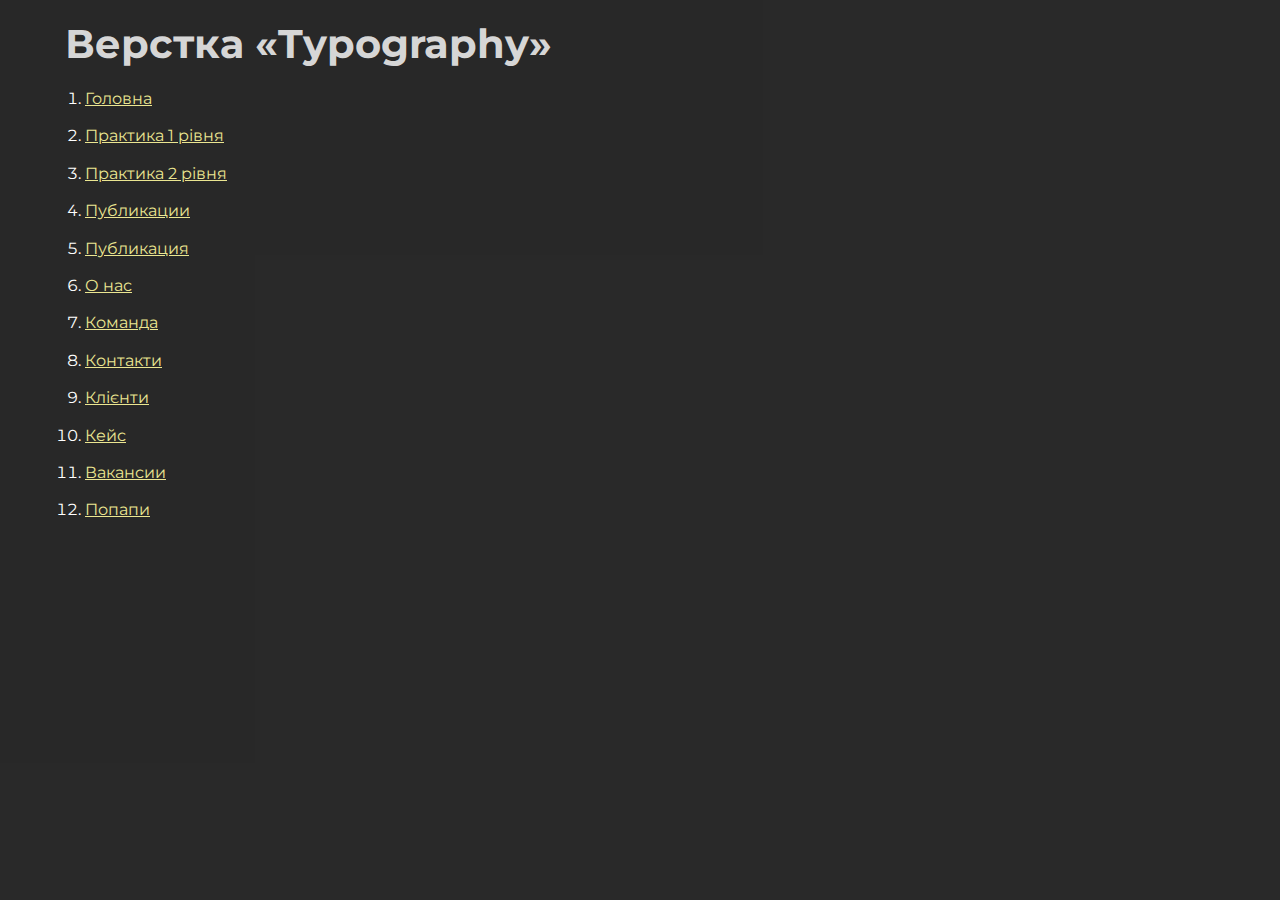
<file: index.html>
<!DOCTYPE html>
<html>

<head>
	<meta charset="UTF-8">
	<meta name="viewport" content="width=device-width, initial-scale=1.0">
	<title>Верстка «Typography»</title>
</head>

<body>
	<div class="rootpage">
		<h1>Верстка «Typography»</h1>

		<ol class="rootpage__list">
			<li><a target="_blank" href="home.html">Головна</a></li>
			<li><a target="_blank" href="practice-1-lvl.html">Практика 1 рівня</a></li>
			<li><a target="_blank" href="practice-2-lvl.html">Практика 2 рівня</a></li>
			<li><a target="_blank" href="publications.html">Публикации</a></li>
			<li><a target="_blank" href="publication.html">Публикация</a></li>
			<li><a target="_blank" href="about-us.html">О нас</a></li>
			<li><a target="_blank" href="team.html">Команда</a></li>
			<li><a target="_blank" href="contacts.html">Контакти</a></li>
			<li><a target="_blank" href="clients.html">Клієнти</a></li>
			<li><a target="_blank" href="case.html">Кейс</a></li>
			<li><a target="_blank" href="vacancies.html">Вакансии</a></li>
			<li><a target="_blank" href="popups.html">Попапи</a></li>
		</ol>

		<!-- <h2>Попапы:</h2>
		<ol class="rootpage__list">
			<li><a target="_blank" href="home.html#"></a></li>
		</ol> -->

		<!-- <div class="rootpage__contacts">
			<h2>Мои контакты:</h2>
			<p>Телеграм: <a href="tel:+380992511793">+380992511793</a></p>
		</div> -->
	</div>
</body>
<style>
	@charset "UTF-8";
	@import url("https://fonts.googleapis.com/css?family=Montserrat:regular,700&display=swap");

	*,
	*::before,
	*::after {
		padding: 0px;
		margin: 0px;
		border: 0px;
		box-sizing: border-box;
	}

	html,
	body {
		height: 100%;
		margin: 0;
		padding: 0;
		min-width: 320px;
		width: 100%;
		color: #fff;

		background: #1b1b1bc0;
	}

	body {
		font-family: Montserrat;
		font-size: 100%;
		line-height: 1;
		font-size: 1rem;
	}

	a {
		text-decoration: underline;
		color: #ebe691
	}

	a:visited {
		text-decoration: underline;
		color: #aaa768;
	}

	a:hover {
		text-decoration: none;
	}

	ul li {
		list-style: none;
	}

	img {
		vertical-align: top;
	}

	.wrapper {

		min-height: 100%;
		max-width: 100vw;
		overflow: clip;

	}

	.rootpage {
		padding: 30px;
		display: flex;
		flex-direction: column;
		align-items: flex-start;
		border-radius: 20px;
		padding: 20px 65px;
		line-height: 140%;
	}

	@media (max-width: 767px) {
		.rootpage {
			padding: 30px 15px;
		}
	}

	h1 {
		text-align: center;
		color: #ffffffd3;
		font-size: 2.5rem;
		line-height: 120%;
		margin: 0px 0px 1.25rem 0px;
	}

	@media (max-width: 767px) {
		h1 {
			text-align: center;
			font-size: 1.85rem;
			margin: 0px 0px 1.25rem 0px;
		}
	}

	h2 {
		color: #ffffffd3;
		font-size: 1.25rem;
		margin: 0px 0px 1rem 0px;
	}

	@media (max-width: 767px) {
		h2 {
			font-size: 1.125rem;
			margin: 0px 0px 1rem 0px;
		}
	}

	.rootpage__info {
		line-height: 140%;
		margin: 0px 0px 1.5rem 0px;
	}

	.rootpage__list {
		margin: 0px 0px 2.25rem 1.25rem;
	}

	.rootpage__list li:not(:last-child) {
		margin: 0px 0px 15px 0px;
	}

	.rootpage__contacts,
	.rootpage__tnx {
		border-radius: 20px;
		padding: 20px 65px;
		line-height: 140%;
	}

	@media (max-width: 767px) {

		.rootpage__contacts,
		.rootpage__tnx {
			border-radius: 20px;
			padding: 20px;
		}
	}

	.rootpage__contacts {
		background: #32b5a491;

		margin: 0 auto;
		text-align: center;
	}

	.rootpage__contacts a {
		color: #ebe691;

	}

	.rootpage__tnx {
		text-align: center;
		background: #c22d63;

		margin: 0 auto;
		margin-bottom: 1em;
	}
</style>

</html>
</file>
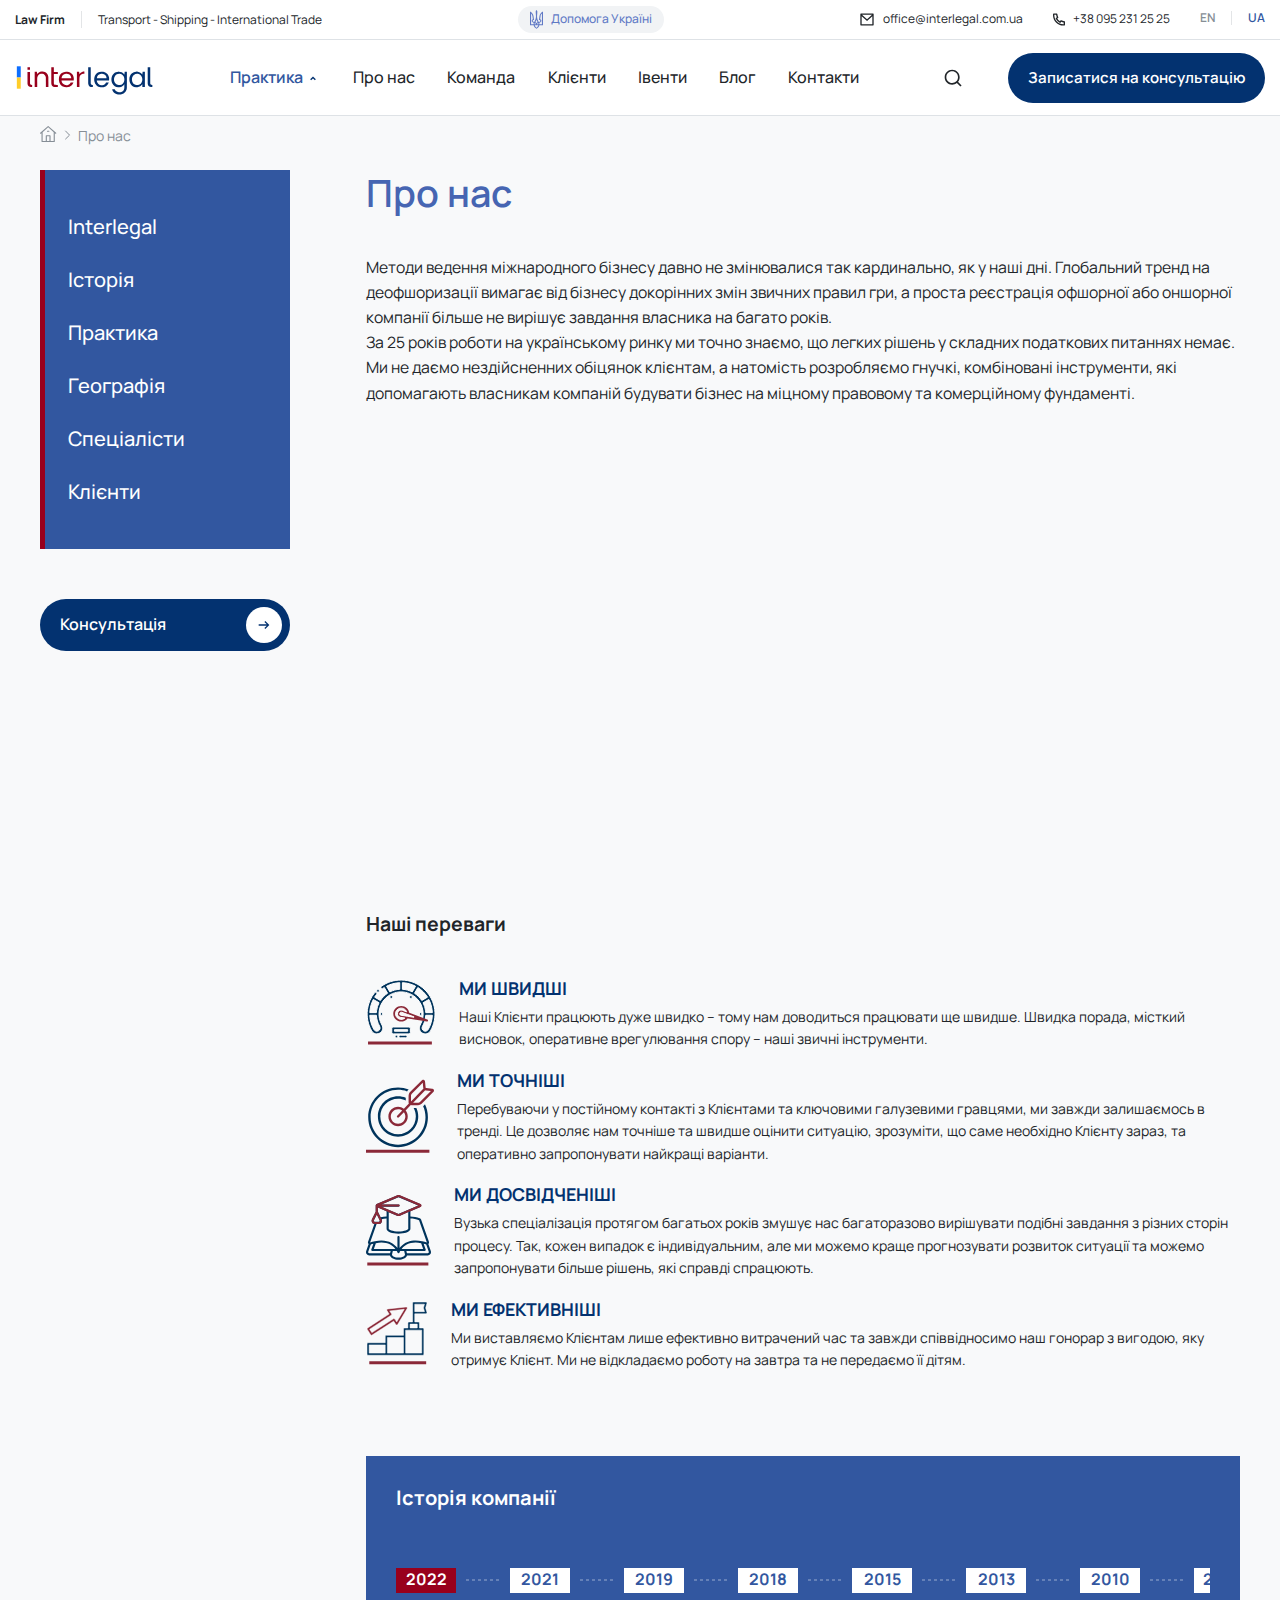
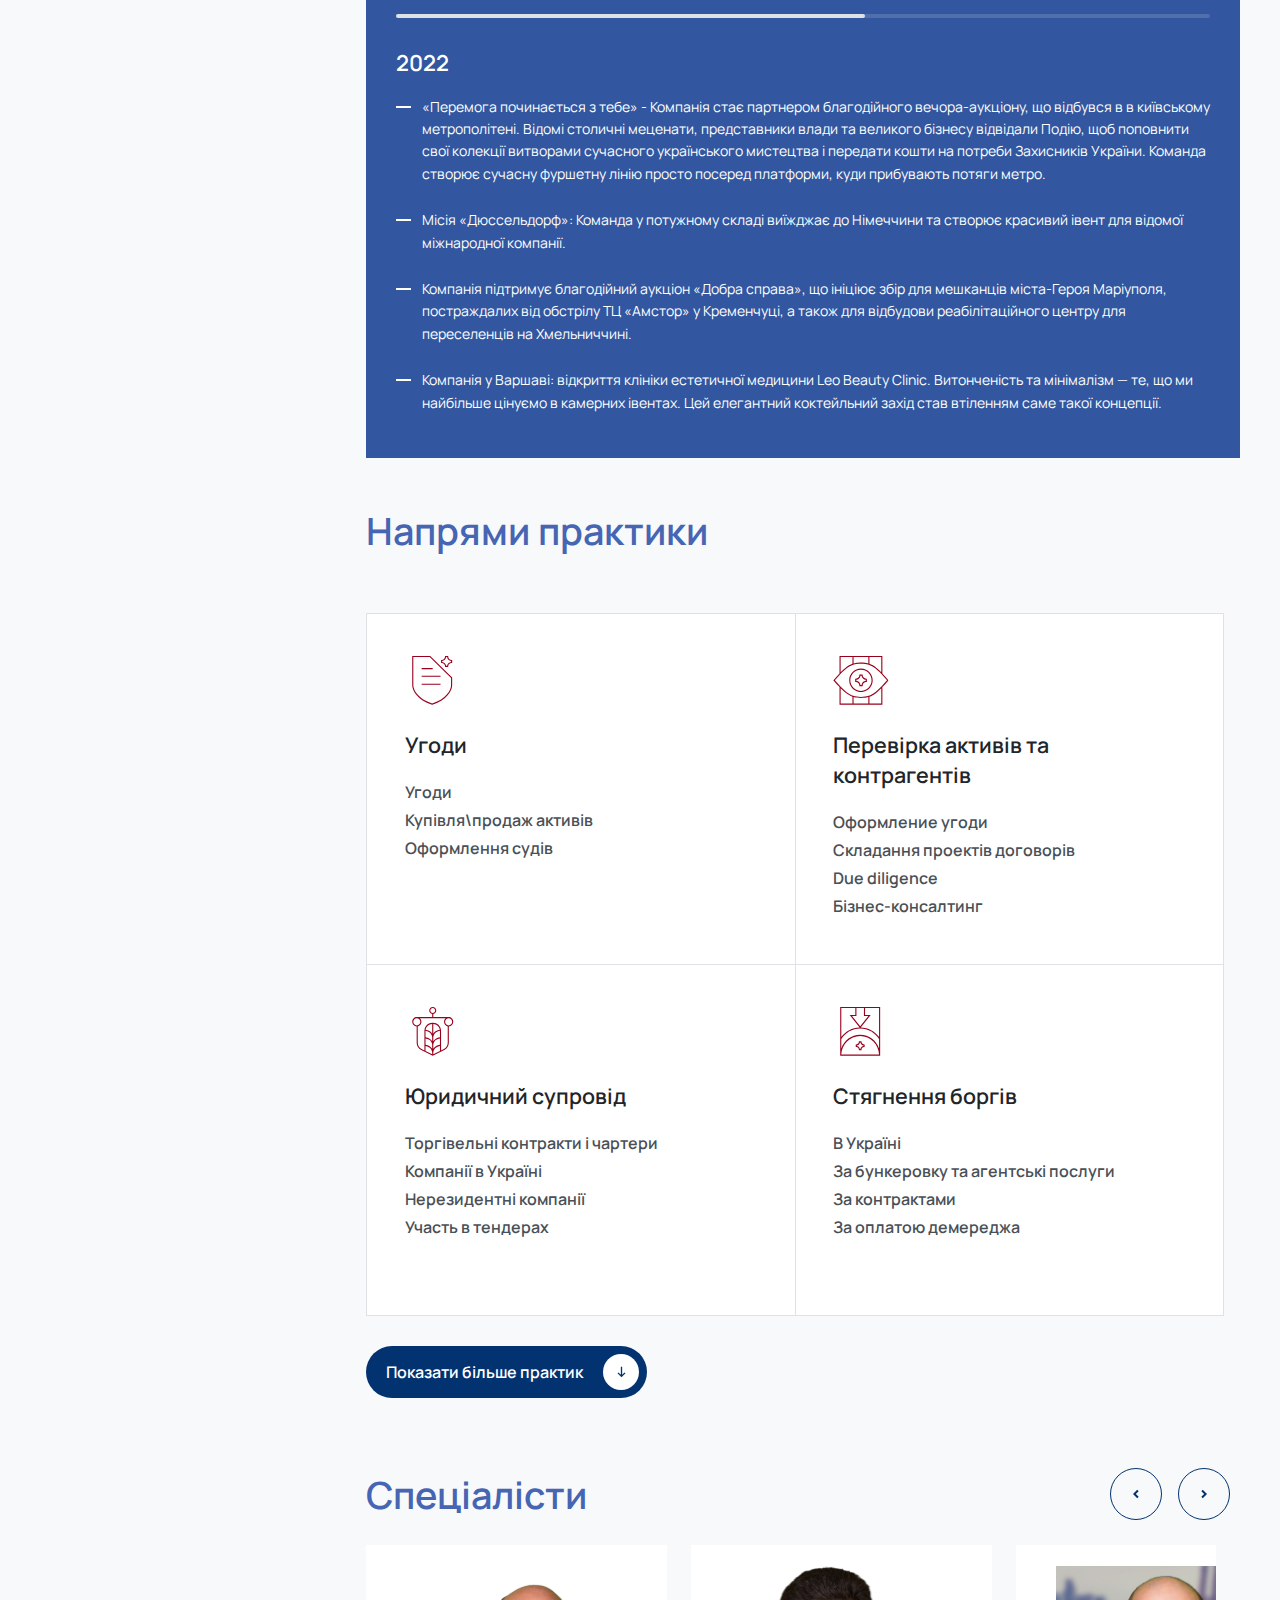
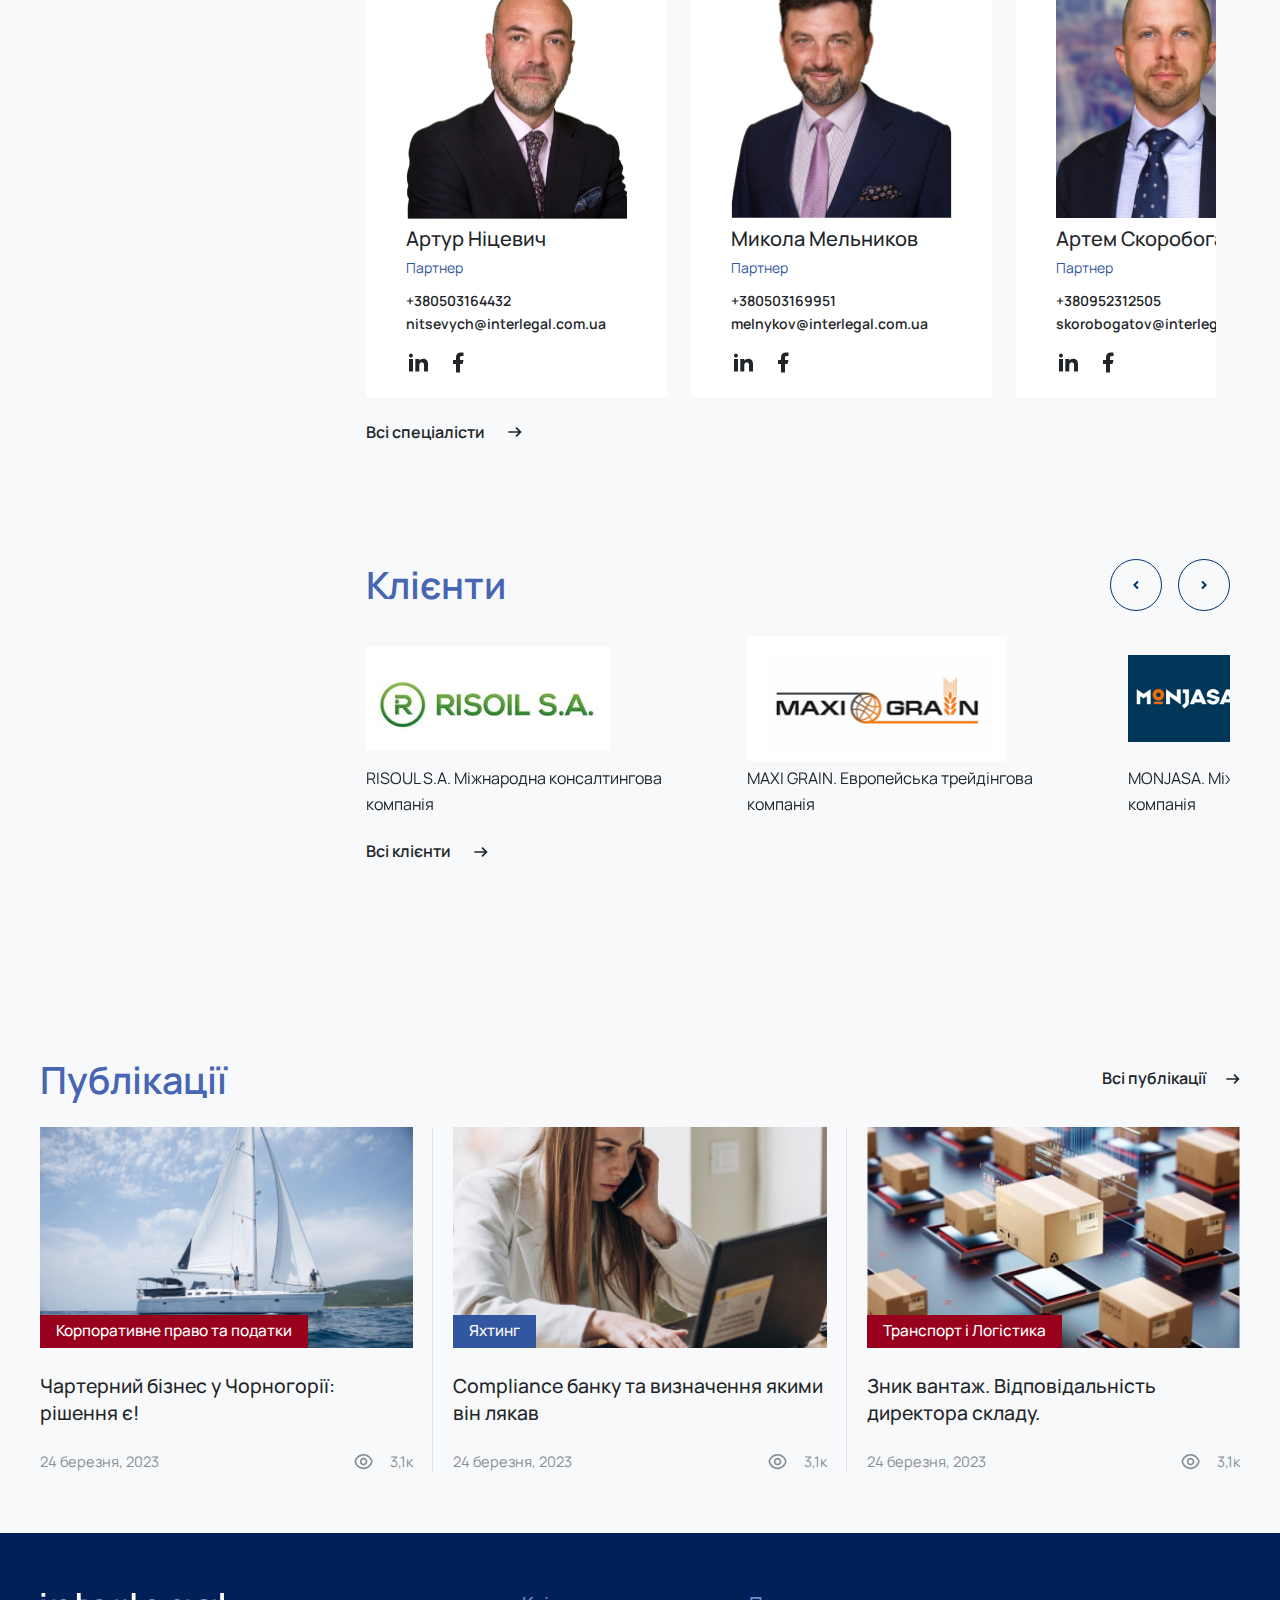
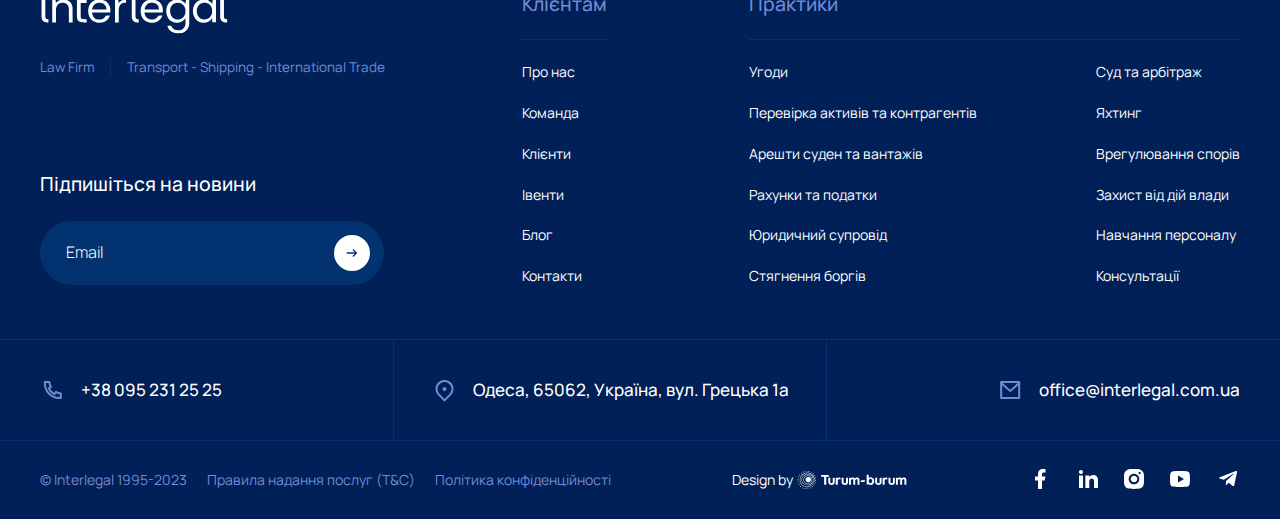
<file: about-us.html>
<!DOCTYPE html>
<html lang="ru">

<head>
	<title>О нас</title>
	<meta charset="UTF-8">
	<meta name="format-detection" content="telephone=no">
	<!-- <style>body{opacity: 0;}</style> -->
	<link rel="stylesheet" href="css/style.min.css?_v=20230910145508">
	<link rel="shortcut icon" href="favicon.ico">
	<!-- <meta name="robots" content="noindex, nofollow"> -->
	<meta name="viewport" content="width=device-width, initial-scale=1.0">
	<script src="https://ajax.googleapis.com/ajax/libs/jquery/2.2.0/jquery.min.js?_v=20230910145508"></script>
</head>

<body>
	<div class="wrapper">
		<header class="header">
			<div class="header__top">
				<div class="header__container">
					<div class="header__top-content">

						<a class="tel-mb" href="#">
							<svg width="12" height="13" viewBox="0 0 12 13" fill="none" xmlns="http://www.w3.org/2000/svg">
								<path d="M4.244 5.62133C4.86956 6.72032 5.77968 7.63044 6.87867 8.256L7.468 7.43067C7.56277 7.29796 7.7029 7.20459 7.86187 7.16822C8.02084 7.13186 8.18762 7.15502 8.33067 7.23333C9.27355 7.74862 10.3148 8.05852 11.386 8.14267C11.5532 8.15592 11.7092 8.23169 11.823 8.35488C11.9368 8.47807 12 8.63963 12 8.80733V11.782C12 11.9471 11.9388 12.1063 11.8282 12.2288C11.7177 12.3513 11.5655 12.4285 11.4013 12.4453C11.048 12.482 10.692 12.5 10.3333 12.5C4.62667 12.5 0 7.87333 0 2.16667C0 1.808 0.018 1.452 0.0546667 1.09867C0.0715031 0.934465 0.148656 0.782347 0.271193 0.671756C0.39373 0.561165 0.552937 0.499964 0.718 0.5H3.69267C3.86037 0.499979 4.02193 0.563168 4.14512 0.676967C4.26831 0.790767 4.34408 0.946816 4.35733 1.114C4.44148 2.18519 4.75138 3.22645 5.26667 4.16933C5.34498 4.31238 5.36814 4.47916 5.33178 4.63813C5.29541 4.7971 5.20204 4.93723 5.06933 5.032L4.244 5.62133ZM2.56267 5.18333L3.82933 4.27867C3.46986 3.50273 3.22357 2.67923 3.098 1.83333H1.34C1.336 1.944 1.334 2.05533 1.334 2.16667C1.33333 7.13733 5.36267 11.1667 10.3333 11.1667C10.4447 11.1667 10.556 11.1647 10.6667 11.16V9.402C9.82077 9.27643 8.99727 9.03014 8.22133 8.67067L7.31667 9.93733C6.95244 9.79581 6.59867 9.62873 6.258 9.43733L6.21933 9.41533C4.91172 8.67115 3.82885 7.58828 3.08467 6.28067L3.06267 6.242C2.87127 5.90133 2.70419 5.54756 2.56267 5.18333Z" fill="#212529" />
							</svg>

							+38 095 231 25 25
						</a>

						<div data-da=".menu-mb__header , 991,98" class="header__top-info">
							<h5><b>Law Firm</b></h5>
							<p>Transport - Shipping - International Trade</p>
						</div>

						<div data-da=".menu-mb__main, 650" class="header__top-help">
							<a href="#" class="btn-help">
								<svg width="13" height="19" viewBox="0 0 13 19" fill="none" xmlns="http://www.w3.org/2000/svg">
									<path fill-rule="evenodd" clip-rule="evenodd" d="M5.85352 18.3398C4.72363 17.5898 3.90918 16.4658 3.63428 15.1621H0V1.43652C1.94434 2.29395 3.34937 4.16797 3.50195 6.11328L4.05176 9.96875L3.78711 9.94141C3.20679 9.94141 2.69775 10.4238 2.69775 10.8965C2.69775 11.3428 3.08447 11.7178 3.59351 11.8154L4.25537 11.9492C5.34448 10.1377 5.96558 8.3623 5.96558 6.62207C5.96558 5.76758 5.89624 4.91309 5.82642 4.05273C5.76807 3.33203 5.70923 2.60645 5.69067 1.87402C5.69067 1.16016 6.00635 0.508789 6.50513 0C6.69629 0.191406 6.85864 0.402344 6.98682 0.628906C7.07397 0.782227 7.14526 0.943359 7.19922 1.11035C7.27783 1.35352 7.31958 1.60938 7.31958 1.87402C7.31958 2.29785 7.30029 2.71973 7.27197 3.13965C7.24658 3.51953 7.21362 3.89746 7.18091 4.27441C7.11255 5.05957 7.04468 5.84082 7.04468 6.62207C7.04468 8.3623 7.66553 10.1377 8.75488 11.9492L9.4165 11.8154C9.7019 11.7607 9.94873 11.6162 10.1108 11.4229C10.2378 11.2705 10.3125 11.0889 10.3125 10.8965C10.3125 10.415 9.80347 9.94141 9.22314 9.94141L8.94824 9.97754L9.49805 6.12207C9.77295 4.17676 11.0557 2.29395 13 1.44531V15.1719H9.37598C9.10107 16.4658 8.32739 17.6348 7.15674 18.3486C6.88184 18.5186 6.64771 18.7236 6.49487 19C6.35229 18.7236 6.11816 18.5186 5.85352 18.3398ZM4.79492 13.0479C4.68286 13.4219 4.60132 13.7969 4.60132 14.208H5.96558C5.96558 13.6279 5.45654 13.1191 4.79492 13.0479ZM5.33447 12.1992C5.80273 12.2979 6.18945 12.5742 6.50513 12.8867C6.82056 12.5742 7.20752 12.2979 7.67578 12.1992C7.20752 11.4502 6.78003 10.665 6.50513 9.84375C6.23022 10.665 5.80273 11.4502 5.33447 12.1992ZM8.22559 13.0479C7.56372 13.1191 7.05493 13.6279 7.05493 14.208H8.41895C8.41895 14.0029 8.39868 13.8066 8.3645 13.6152C8.33008 13.4229 8.28174 13.2354 8.22559 13.0479ZM4.875 15.5557C4.82788 15.4297 4.7876 15.3018 4.75415 15.1719H5.96558H7.05493H8.26636C8.14111 15.6562 7.91821 16.1104 7.61694 16.5303C7.45215 16.7607 7.26367 16.9805 7.05493 17.1885L6.49487 17.7529L5.96558 17.1885C5.64355 16.8721 5.37012 16.5234 5.15649 16.1514C5.04614 15.959 4.95166 15.7598 4.875 15.5557ZM1.72046 10.4238C1.87305 9.91504 2.30078 9.46875 2.85034 9.19238L2.42285 6.01465C2.27026 5.02441 1.802 4.14062 1.09937 3.41797V10.415V11.3701V14.208H3.55298C3.55298 13.7256 3.63428 13.2881 3.74634 12.8418L3.2373 12.7354C2.49414 12.5303 1.91382 12.0215 1.72046 11.3701C1.62793 11.0615 1.62793 10.7314 1.72046 10.4238ZM11.9209 11.3701V14.208H9.46753C9.46753 13.7256 9.38599 13.2881 9.27417 12.8418L9.78296 12.7354C10.5161 12.5303 11.1064 12.0215 11.2998 11.3701C11.3162 11.2959 11.3286 11.2207 11.3372 11.1455C11.3486 11.0439 11.353 10.9414 11.3503 10.8398C11.3467 10.7002 11.3298 10.5605 11.2998 10.4238C11.238 10.2139 11.1309 10.0166 10.9888 9.83887C10.7805 9.57812 10.4968 9.35645 10.1699 9.19238L10.5974 6.01465C10.6655 5.41309 10.8799 4.84766 11.1951 4.33594C11.3989 4.00586 11.645 3.69824 11.9209 3.41797V10.4238V11.3701Z" fill="#6079C5" />
								</svg>

								Допомога Україні
							</a>
						</div>

						<div class="header__top-connection-language">
							<div data-da=".menu-mb__footer , 650,98" class="header__top-connection">
								<ul>
									<li>
										<a href="#">
											<svg width="16" height="17" viewBox="0 0 16 17" fill="none" xmlns="http://www.w3.org/2000/svg">
												<g clip-path="url(#clip0_1307_9257)">
													<path d="M2.00065 2.5H14.0007C14.1775 2.5 14.347 2.57024 14.4721 2.69526C14.5971 2.82029 14.6673 2.98986 14.6673 3.16667V13.8333C14.6673 14.0101 14.5971 14.1797 14.4721 14.3047C14.347 14.4298 14.1775 14.5 14.0007 14.5H2.00065C1.82384 14.5 1.65427 14.4298 1.52925 14.3047C1.40422 14.1797 1.33398 14.0101 1.33398 13.8333V3.16667C1.33398 2.98986 1.40422 2.82029 1.52925 2.69526C1.65427 2.57024 1.82384 2.5 2.00065 2.5ZM13.334 5.32533L8.04865 10.0587L2.66732 5.31067V13.1667H13.334V5.32533ZM3.00798 3.83333L8.04132 8.27467L13.002 3.83333H3.00798Z" fill="#212529" />
												</g>
												<defs>
													<clipPath id="clip0_1307_9257">
														<rect width="16" height="16" fill="white" transform="translate(0 0.5)" />
													</clipPath>
												</defs>
											</svg>

											office@interlegal.com.ua
										</a>

									</li>
									<li>
										<a href="#">
											<svg width="12" height="13" viewBox="0 0 12 13" fill="none" xmlns="http://www.w3.org/2000/svg">
												<path d="M4.244 5.62133C4.86956 6.72032 5.77968 7.63044 6.87867 8.256L7.468 7.43067C7.56277 7.29796 7.7029 7.20459 7.86187 7.16822C8.02084 7.13186 8.18762 7.15502 8.33067 7.23333C9.27355 7.74862 10.3148 8.05852 11.386 8.14267C11.5532 8.15592 11.7092 8.23169 11.823 8.35488C11.9368 8.47807 12 8.63963 12 8.80733V11.782C12 11.9471 11.9388 12.1063 11.8282 12.2288C11.7177 12.3513 11.5655 12.4285 11.4013 12.4453C11.048 12.482 10.692 12.5 10.3333 12.5C4.62667 12.5 0 7.87333 0 2.16667C0 1.808 0.018 1.452 0.0546667 1.09867C0.0715031 0.934465 0.148656 0.782347 0.271193 0.671756C0.39373 0.561165 0.552937 0.499964 0.718 0.5H3.69267C3.86037 0.499979 4.02193 0.563168 4.14512 0.676967C4.26831 0.790767 4.34408 0.946816 4.35733 1.114C4.44148 2.18519 4.75138 3.22645 5.26667 4.16933C5.34498 4.31238 5.36814 4.47916 5.33178 4.63813C5.29541 4.7971 5.20204 4.93723 5.06933 5.032L4.244 5.62133ZM2.56267 5.18333L3.82933 4.27867C3.46986 3.50273 3.22357 2.67923 3.098 1.83333H1.34C1.336 1.944 1.334 2.05533 1.334 2.16667C1.33333 7.13733 5.36267 11.1667 10.3333 11.1667C10.4447 11.1667 10.556 11.1647 10.6667 11.16V9.402C9.82077 9.27643 8.99727 9.03014 8.22133 8.67067L7.31667 9.93733C6.95244 9.79581 6.59867 9.62873 6.258 9.43733L6.21933 9.41533C4.91172 8.67115 3.82885 7.58828 3.08467 6.28067L3.06267 6.242C2.87127 5.90133 2.70419 5.54756 2.56267 5.18333Z" fill="#212529" />
											</svg>

											+38 095 231 25 25
										</a>

									</li>
								</ul>



							</div>
							<div data-da=".menu-mb__footer , 650,98" class="header__top-language">
								<nav class="cpel-switcher__nav">
									<ul class="cpel-switcher__list">
										<li class="cpel-switcher__lang ">
											<a href="#"><span>EN</span></a>
										</li>
										<li class="cpel-switcher__lang active">
											<a href="#"><span>UA</span></a>
										</li>
									</ul>
								</nav>
							</div>

						</div>




						<a class="btn-consultation btn-consultation-mb" href="#">Записатися на консультацію</a>


					</div>
				</div>
			</div>

			<div class="header__container">

				<div class="header__menu">
					<nav id="main-navigation" class="main-navigation">

						<div class="burger">
							<span></span>
						</div>

						<div class="menu-mb">
							<div class="menu-mb__wrap">
								<div class="menu-mb__header">
									<div class="menu-mb__header-logo">
										<div class="logo ">
											<a href="#">
												<svg width="140" height="38" viewBox="0 0 140 38" fill="none" xmlns="http://www.w3.org/2000/svg">
													<path d="M10.9336 9.8188V11.0918H12.216H13.4985V9.8188V8.5458H12.216H10.9336V9.8188Z" fill="#98001C" />
													<path d="M35.3848 16.6819C35.3848 22.0596 35.3905 24.8984 35.399 25.0526C35.4745 26.2619 35.798 27.1417 36.3822 27.7273C36.9194 28.2662 37.7502 28.6283 38.7262 28.7513C39.1466 28.8037 39.1979 28.8051 40.6471 28.8107L42.0962 28.8164V27.7202V26.624L40.8822 26.6184C39.5798 26.6141 39.5769 26.6127 39.2492 26.5363C38.4954 26.3623 38.1662 25.9663 38.018 25.0596C38.0066 24.9875 38.0009 23.6565 37.9967 20.1614L37.9924 15.3622L40.0443 15.3721L42.0962 15.382V14.3127V13.242H40.0443H37.9924V10.894V8.54601H36.6886H35.3848V16.6819Z" fill="#98001C" />
													<path d="M73.2754 16.5131C73.2768 21.0379 73.2825 24.6164 73.2896 24.8343C73.3025 25.2331 73.3267 25.492 73.3766 25.789C73.5362 26.7466 73.9109 27.4736 74.478 27.9277C74.8813 28.2502 75.3358 28.4722 75.9172 28.6306C76.4544 28.7763 76.9161 28.8301 77.6471 28.8301H78.0632V27.741V26.6518H77.9734C77.563 26.6518 77.0714 26.5656 76.7864 26.4439C76.2863 26.2303 76.0155 25.7989 75.9158 25.0662C75.8916 24.8866 75.8901 24.4623 75.8859 16.7253L75.883 8.57524H74.5792H73.2754V16.5131Z" fill="#033270" />
													<path d="M134.395 16.8517C134.398 24.5689 134.401 25.146 134.423 25.3497C134.529 26.2917 134.761 26.9636 135.169 27.4996C135.277 27.6425 135.509 27.8745 135.653 27.9834C136.222 28.4148 136.981 28.6906 137.896 28.7953C138.02 28.8094 138.281 28.8193 138.634 28.825L139.178 28.832V27.7443V26.6552L138.962 26.6453C137.709 26.5887 137.206 26.1941 137.031 25.129C137.007 24.9819 137.005 24.5689 137.003 16.7739L136.998 8.57437H135.694H134.391L134.395 16.8517Z" fill="#033270" />
													<path d="M25.4813 12.9619C24.357 13.0397 23.2142 13.4216 22.3393 14.0086C21.8121 14.3622 21.3875 14.7837 21.0198 15.3198C20.9415 15.4315 20.9386 15.4358 20.9301 15.3976C20.9258 15.3764 20.8517 14.8969 20.7648 14.3325C20.6793 13.7681 20.6052 13.2858 20.6009 13.2604L20.5923 13.2151H19.4609H18.3281V21.0157V28.8164H19.6319H20.9358L20.94 24.2223C20.9443 19.4089 20.9429 19.5716 21.0084 19.0921C21.1125 18.317 21.349 17.6154 21.6853 17.0765C21.8905 16.747 22.2382 16.3552 22.5317 16.1232C23.1743 15.6154 23.9295 15.324 24.8615 15.2208C25.1208 15.1925 25.8475 15.1967 26.1083 15.2293C27.1428 15.3537 27.9265 15.7116 28.5734 16.3552C29.2089 16.9846 29.588 17.7936 29.749 18.8545C29.8231 19.3481 29.8188 19.0582 29.8231 24.1247L29.8274 28.8164H31.1169H32.4065L32.4022 23.8475C32.3979 18.4259 32.4036 18.8347 32.3196 18.2293C32.1172 16.7569 31.5444 15.5419 30.6453 14.672C29.5637 13.6267 28.2172 13.068 26.5144 12.9605C26.255 12.9449 25.7235 12.9449 25.4813 12.9619Z" fill="#98001C" />
													<path d="M68.8569 12.9619C68.267 13.0058 67.6585 13.1302 67.1113 13.3198C65.9244 13.7314 65.0452 14.3721 64.4182 15.2788C64.3555 15.3679 64.3042 15.4344 64.3028 15.4273C64.2999 15.4202 64.2244 14.928 64.1332 14.3325C64.042 13.737 63.9651 13.242 63.9622 13.2321C63.9565 13.2179 63.7228 13.2151 62.8266 13.2179L61.6966 13.2222L61.6923 21.0186L61.6895 28.8164H62.9933H64.2971V24.5759C64.2971 20.3736 64.3042 19.747 64.347 19.3326C64.4538 18.2944 64.7559 17.4485 65.2489 16.7936C65.4 16.5928 65.7078 16.2788 65.9073 16.1189C66.2906 15.8134 66.6796 15.6041 67.1683 15.4428C67.7255 15.259 68.2741 15.1854 68.9965 15.1981L69.3699 15.2052V14.0751V12.9463L69.196 12.9478C69.0991 12.9492 68.9467 12.9562 68.8569 12.9619Z" fill="#98001C" />
													<path d="M104.317 12.9676C103.385 13.0044 102.545 13.1769 101.732 13.4994C100.002 14.1826 98.6837 15.4429 97.8986 17.1628C97.4697 18.1006 97.2389 19.0256 97.1391 20.194C97.112 20.5122 97.1163 21.4967 97.1462 21.8361C97.2602 23.119 97.5566 24.1587 98.101 25.1742C98.7308 26.3525 99.5017 27.2082 100.545 27.8871C101.579 28.5618 102.681 28.9267 103.987 29.0272C104.225 29.0456 104.931 29.0456 105.186 29.0272C106.571 28.9253 107.621 28.542 108.72 27.733C109.394 27.2365 109.954 26.6325 110.338 25.9861L110.401 25.88L110.405 27.5986C110.41 29.3341 110.404 29.6467 110.357 30.0244C110.257 30.8362 110.023 31.5378 109.664 32.1121C109.352 32.61 108.831 33.1361 108.326 33.4629C107.728 33.8504 107.065 34.081 106.254 34.1856C105.969 34.2224 105.07 34.2224 104.758 34.1856C103.554 34.0428 102.588 33.6538 101.787 32.9862C101.202 32.4982 100.778 31.8815 100.553 31.1884L100.513 31.064H99.2181H97.9243L97.9342 31.1177C98.0582 31.8278 98.2221 32.3426 98.4985 32.8928C98.9602 33.8108 99.6413 34.5492 100.597 35.1701C101.539 35.7797 102.599 36.1602 103.866 36.3398C104.82 36.4756 105.85 36.4869 106.753 36.3752C108.869 36.1107 110.642 35.0923 111.75 33.5025C112.55 32.3568 112.986 30.972 113.027 29.4444C113.033 29.2577 113.036 25.5193 113.033 21.1374L113.03 13.1713H111.904C111.284 13.1713 110.779 13.1727 110.779 13.1755C110.779 13.1812 110.438 16.0129 110.434 16.0482C110.431 16.0666 110.395 16.0185 110.331 15.9139C109.767 14.9832 108.863 14.1925 107.742 13.6451C106.843 13.2066 105.885 12.9916 104.723 12.969C104.562 12.9662 104.379 12.9647 104.317 12.9676ZM105.599 15.2378C106.529 15.3127 107.468 15.6649 108.222 16.2194C109.375 17.068 110.14 18.4075 110.358 19.9606C110.421 20.4104 110.444 21.1614 110.407 21.6169C110.338 22.4783 110.154 23.1756 109.817 23.8574C109.499 24.4953 109.203 24.9083 108.74 25.3567C107.939 26.1304 106.938 26.6014 105.763 26.7598C105.522 26.7923 104.706 26.7966 104.466 26.7669C103.776 26.682 103.228 26.5165 102.648 26.2209C101.673 25.7216 100.934 24.9621 100.415 23.9281C99.922 22.9436 99.6997 21.7343 99.7781 20.4698C99.8536 19.2633 100.18 18.2859 100.815 17.3651C101.286 16.6833 101.923 16.1303 102.649 15.7752C103.57 15.324 104.526 15.1501 105.599 15.2378Z" fill="#033270" />
													<path d="M122.641 12.9732C121.546 13.0269 120.532 13.2914 119.573 13.7723C119.075 14.0227 118.652 14.2985 118.225 14.6549C118.038 14.8091 117.573 15.2745 117.417 15.4626C116.325 16.7738 115.71 18.3877 115.581 20.2774C115.561 20.5631 115.561 21.3863 115.581 21.6649C115.654 22.713 115.862 23.6395 116.215 24.4797C116.327 24.7456 116.557 25.2081 116.714 25.4769C117.207 26.3255 117.838 27.0441 118.591 27.6098C119.707 28.4486 121.009 28.9295 122.441 29.0285C122.753 29.0497 123.577 29.037 123.86 29.0073C124.962 28.8899 125.849 28.5971 126.72 28.0653C127.618 27.5165 128.299 26.846 128.805 26.0115L128.876 25.8941V27.3397V28.7867H130.187H131.498V20.9931V13.1995H130.358C129.402 13.1995 129.218 13.2023 129.218 13.2193C129.218 13.2433 128.893 15.9463 128.882 16.0185L128.873 16.0722L128.799 15.9463C128.44 15.3452 127.92 14.778 127.293 14.3098C126.318 13.5814 125.325 13.1839 124.102 13.0312C123.656 12.976 123.074 12.952 122.641 12.9732ZM124.105 15.2448C124.886 15.3212 125.603 15.5574 126.278 15.9605C127.341 16.5942 128.145 17.6253 128.553 18.8785C128.858 19.8134 128.95 20.8827 128.818 21.9407C128.728 22.6635 128.531 23.3184 128.222 23.9351C127.936 24.5023 127.658 24.8913 127.246 25.3015C126.522 26.0186 125.594 26.5052 124.578 26.6989C124.188 26.7739 124.058 26.7838 123.533 26.7838C123.144 26.7838 123.002 26.7796 122.857 26.7598C121.216 26.5391 119.917 25.7046 119.085 24.3382C118.609 23.556 118.33 22.6593 118.239 21.6239C118.213 21.3283 118.209 20.655 118.232 20.3608C118.276 19.7851 118.391 19.208 118.554 18.7427C118.753 18.1698 119.1 17.5461 119.476 17.0779C119.654 16.8572 120.024 16.4867 120.234 16.3197C121.283 15.4895 122.673 15.1033 124.105 15.2448Z" fill="#033270" />
													<path d="M50.4684 12.9957C48.7399 13.1032 47.3934 13.5501 46.1978 14.4143C45.8074 14.6958 45.3172 15.1456 45.0337 15.4837C43.9464 16.7793 43.3366 18.396 43.2083 20.314C43.1884 20.6096 43.1884 21.4144 43.2083 21.6931C43.3223 23.3168 43.7441 24.6252 44.5421 25.8346C44.8213 26.2575 45.0522 26.5418 45.4027 26.8968C45.9698 27.4697 46.5555 27.8883 47.3193 28.2632C48.4777 28.8318 49.7516 29.0963 51.1666 29.0637C53.3681 29.0128 55.0695 28.3466 56.4175 27.0043C57.157 26.2688 57.6971 25.4017 58.0391 24.4003C58.0775 24.2886 58.1132 24.1797 58.1189 24.157L58.1274 24.1188L56.7153 24.1217L55.3032 24.1259L55.2547 24.2461C55.1863 24.4173 55.0282 24.7242 54.9213 24.8911C54.3841 25.7455 53.5206 26.3961 52.5616 26.6705C52.0016 26.8303 51.5214 26.8855 50.8189 26.8728C50.3572 26.8643 50.1321 26.8416 49.7588 26.7638C48.6245 26.5305 47.59 25.8926 46.8932 24.9972C46.4016 24.3678 46.0682 23.5587 45.9299 22.662C45.9057 22.5035 45.8587 22.0764 45.8587 22.0085C45.8587 21.9844 46.0511 21.983 52.1341 21.983H58.4081L58.4252 21.8515C58.5264 21.0665 58.5406 20.222 58.4623 19.4795C58.2955 17.9024 57.6615 16.4412 56.6583 15.3252C56.2992 14.9264 55.8817 14.5699 55.4001 14.2531C55.1023 14.0579 54.9455 13.9674 54.6221 13.8061C53.76 13.3776 52.8523 13.1244 51.8007 13.0225C51.577 12.9999 50.6835 12.9829 50.4684 12.9957ZM51.3034 15.1654C52.0985 15.2262 52.7753 15.4101 53.4451 15.7496C53.8597 15.9589 54.1704 16.1852 54.5166 16.5289C54.8843 16.8953 55.1222 17.2206 55.3345 17.6463C55.5169 18.0155 55.6224 18.3168 55.7036 18.7043C55.772 19.0339 55.819 19.4597 55.819 19.751V19.8614H50.8588H45.9L45.9072 19.8005C45.9114 19.768 45.9257 19.6633 45.9371 19.5686C46.0724 18.478 46.4757 17.5233 47.1098 16.792C47.9491 15.8231 49.1361 15.2503 50.4826 15.1612C50.655 15.1499 51.1267 15.1527 51.3034 15.1654Z" fill="#98001C" />
													<path d="M86.6336 13.0026C85.3811 13.0775 84.1855 13.4043 83.228 13.9347C82.2163 14.4948 81.4425 15.2006 80.817 16.1342C79.8908 17.5189 79.4234 19.2657 79.4633 21.2049C79.479 21.9348 79.5402 22.4893 79.6799 23.1357C80.0147 24.6816 80.8213 26.1315 81.8942 27.1145C82.9857 28.1131 84.4135 28.7708 85.9567 28.983C86.9442 29.1188 88.107 29.0876 89.0702 28.8981C90.0235 28.71 90.8443 28.3832 91.5995 27.8896C92.7936 27.1102 93.6699 26.0466 94.1843 24.7524C94.2613 24.5586 94.3924 24.1724 94.3924 24.1413C94.3924 24.1201 94.2556 24.1187 92.9874 24.1215L91.581 24.1258L91.4798 24.3521C91.1435 25.0989 90.6562 25.6703 89.9622 26.1329C89.3524 26.5388 88.7111 26.7595 87.8733 26.8514C87.604 26.8811 86.7433 26.8769 86.4911 26.8443C85.8442 26.7609 85.3112 26.601 84.7712 26.3295C83.8621 25.8712 83.124 25.1413 82.6808 24.2601C82.3787 23.6576 82.2049 23.0296 82.1308 22.2601C82.1194 22.1356 82.1094 22.0239 82.1094 22.0083C82.1094 21.9843 82.3018 21.9829 88.3848 21.9829H94.6588L94.6902 21.7594C94.7614 21.2375 94.7685 21.1031 94.7685 20.427C94.7685 19.7368 94.76 19.5925 94.683 19.0974C94.4422 17.5387 93.7383 16.1172 92.6981 15.0832C91.8745 14.2657 90.8058 13.6518 89.6046 13.3053C89.0317 13.1412 88.4333 13.0408 87.7806 13.0012C87.5099 12.9856 86.9243 12.9856 86.6336 13.0026ZM87.5669 15.1653C88.268 15.2176 88.8935 15.3718 89.4991 15.6419C90.6519 16.1554 91.5339 17.1554 91.883 18.3393C92.0084 18.7636 92.084 19.2686 92.084 19.6802V19.8612H87.1323H82.1806V19.8202C82.1806 19.7962 82.1906 19.7028 82.202 19.6109C82.3702 18.328 82.8318 17.3237 83.6099 16.5472C84.4221 15.7367 85.4879 15.2586 86.6891 15.1667C86.9043 15.1497 87.3489 15.1497 87.5669 15.1653Z" fill="#033270" />
													<path d="M10.9379 19.1855C10.9421 24.6877 10.9436 25.1474 10.9664 25.3497C11.0704 26.2903 11.3041 26.9636 11.7116 27.4996C11.8199 27.6425 12.0522 27.8745 12.1961 27.9834C12.7646 28.4148 13.5241 28.6906 14.4389 28.7953C14.5629 28.8094 14.8237 28.8193 15.1771 28.825L15.7214 28.832V27.7443V26.6552L15.5048 26.6453C14.2523 26.5887 13.7493 26.1927 13.574 25.129C13.5512 24.9833 13.5484 24.6566 13.5455 19.1077L13.5412 13.242H12.2374H10.9336L10.9379 19.1855Z" fill="#98001C" />
													<rect y="7.5" width="4" height="11.5" fill="#0D6EFF" />
													<rect y="19" width="4" height="11.5" fill="#FFCD29" />
												</svg>
											</a>

										</div>

										<button name="close-menu" class="btn-close-menu">
											<svg width="14" height="14" viewBox="0 0 14 14" fill="none" xmlns="http://www.w3.org/2000/svg">
												<path d="M7.0007 5.80134L11.9504 0.851562L13.3646 2.26577L8.4149 7.21554L13.3646 12.1652L11.9504 13.5794L7.0007 8.62974L2.05093 13.5794L0.636719 12.1652L5.5865 7.21554L0.636719 2.26577L2.05093 0.851562L7.0007 5.80134Z" fill="#033270" />
											</svg>
										</button>
									</div>

								</div>
								<div class="menu-mb__main"></div>
								<div class="menu-mb__footer"></div>
							</div>

						</div>

						<div class="menu-main-menu-container">

							<div data-da=".block-menu, 767.98" class="block-logo-mb">

								<div class="logo">
									<a href="#">
										<svg width="140" height="38" viewBox="0 0 140 38" fill="none" xmlns="http://www.w3.org/2000/svg">
											<path d="M10.9336 9.8188V11.0918H12.216H13.4985V9.8188V8.5458H12.216H10.9336V9.8188Z" fill="#98001C" />
											<path d="M35.3848 16.6819C35.3848 22.0596 35.3905 24.8984 35.399 25.0526C35.4745 26.2619 35.798 27.1417 36.3822 27.7273C36.9194 28.2662 37.7502 28.6283 38.7262 28.7513C39.1466 28.8037 39.1979 28.8051 40.6471 28.8107L42.0962 28.8164V27.7202V26.624L40.8822 26.6184C39.5798 26.6141 39.5769 26.6127 39.2492 26.5363C38.4954 26.3623 38.1662 25.9663 38.018 25.0596C38.0066 24.9875 38.0009 23.6565 37.9967 20.1614L37.9924 15.3622L40.0443 15.3721L42.0962 15.382V14.3127V13.242H40.0443H37.9924V10.894V8.54601H36.6886H35.3848V16.6819Z" fill="#98001C" />
											<path d="M73.2754 16.5131C73.2768 21.0379 73.2825 24.6164 73.2896 24.8343C73.3025 25.2331 73.3267 25.492 73.3766 25.789C73.5362 26.7466 73.9109 27.4736 74.478 27.9277C74.8813 28.2502 75.3358 28.4722 75.9172 28.6306C76.4544 28.7763 76.9161 28.8301 77.6471 28.8301H78.0632V27.741V26.6518H77.9734C77.563 26.6518 77.0714 26.5656 76.7864 26.4439C76.2863 26.2303 76.0155 25.7989 75.9158 25.0662C75.8916 24.8866 75.8901 24.4623 75.8859 16.7253L75.883 8.57524H74.5792H73.2754V16.5131Z" fill="#033270" />
											<path d="M134.395 16.8517C134.398 24.5689 134.401 25.146 134.423 25.3497C134.529 26.2917 134.761 26.9636 135.169 27.4996C135.277 27.6425 135.509 27.8745 135.653 27.9834C136.222 28.4148 136.981 28.6906 137.896 28.7953C138.02 28.8094 138.281 28.8193 138.634 28.825L139.178 28.832V27.7443V26.6552L138.962 26.6453C137.709 26.5887 137.206 26.1941 137.031 25.129C137.007 24.9819 137.005 24.5689 137.003 16.7739L136.998 8.57437H135.694H134.391L134.395 16.8517Z" fill="#033270" />
											<path d="M25.4813 12.9619C24.357 13.0397 23.2142 13.4216 22.3393 14.0086C21.8121 14.3622 21.3875 14.7837 21.0198 15.3198C20.9415 15.4315 20.9386 15.4358 20.9301 15.3976C20.9258 15.3764 20.8517 14.8969 20.7648 14.3325C20.6793 13.7681 20.6052 13.2858 20.6009 13.2604L20.5923 13.2151H19.4609H18.3281V21.0157V28.8164H19.6319H20.9358L20.94 24.2223C20.9443 19.4089 20.9429 19.5716 21.0084 19.0921C21.1125 18.317 21.349 17.6154 21.6853 17.0765C21.8905 16.747 22.2382 16.3552 22.5317 16.1232C23.1743 15.6154 23.9295 15.324 24.8615 15.2208C25.1208 15.1925 25.8475 15.1967 26.1083 15.2293C27.1428 15.3537 27.9265 15.7116 28.5734 16.3552C29.2089 16.9846 29.588 17.7936 29.749 18.8545C29.8231 19.3481 29.8188 19.0582 29.8231 24.1247L29.8274 28.8164H31.1169H32.4065L32.4022 23.8475C32.3979 18.4259 32.4036 18.8347 32.3196 18.2293C32.1172 16.7569 31.5444 15.5419 30.6453 14.672C29.5637 13.6267 28.2172 13.068 26.5144 12.9605C26.255 12.9449 25.7235 12.9449 25.4813 12.9619Z" fill="#98001C" />
											<path d="M68.8569 12.9619C68.267 13.0058 67.6585 13.1302 67.1113 13.3198C65.9244 13.7314 65.0452 14.3721 64.4182 15.2788C64.3555 15.3679 64.3042 15.4344 64.3028 15.4273C64.2999 15.4202 64.2244 14.928 64.1332 14.3325C64.042 13.737 63.9651 13.242 63.9622 13.2321C63.9565 13.2179 63.7228 13.2151 62.8266 13.2179L61.6966 13.2222L61.6923 21.0186L61.6895 28.8164H62.9933H64.2971V24.5759C64.2971 20.3736 64.3042 19.747 64.347 19.3326C64.4538 18.2944 64.7559 17.4485 65.2489 16.7936C65.4 16.5928 65.7078 16.2788 65.9073 16.1189C66.2906 15.8134 66.6796 15.6041 67.1683 15.4428C67.7255 15.259 68.2741 15.1854 68.9965 15.1981L69.3699 15.2052V14.0751V12.9463L69.196 12.9478C69.0991 12.9492 68.9467 12.9562 68.8569 12.9619Z" fill="#98001C" />
											<path d="M104.317 12.9676C103.385 13.0044 102.545 13.1769 101.732 13.4994C100.002 14.1826 98.6837 15.4429 97.8986 17.1628C97.4697 18.1006 97.2389 19.0256 97.1391 20.194C97.112 20.5122 97.1163 21.4967 97.1462 21.8361C97.2602 23.119 97.5566 24.1587 98.101 25.1742C98.7308 26.3525 99.5017 27.2082 100.545 27.8871C101.579 28.5618 102.681 28.9267 103.987 29.0272C104.225 29.0456 104.931 29.0456 105.186 29.0272C106.571 28.9253 107.621 28.542 108.72 27.733C109.394 27.2365 109.954 26.6325 110.338 25.9861L110.401 25.88L110.405 27.5986C110.41 29.3341 110.404 29.6467 110.357 30.0244C110.257 30.8362 110.023 31.5378 109.664 32.1121C109.352 32.61 108.831 33.1361 108.326 33.4629C107.728 33.8504 107.065 34.081 106.254 34.1856C105.969 34.2224 105.07 34.2224 104.758 34.1856C103.554 34.0428 102.588 33.6538 101.787 32.9862C101.202 32.4982 100.778 31.8815 100.553 31.1884L100.513 31.064H99.2181H97.9243L97.9342 31.1177C98.0582 31.8278 98.2221 32.3426 98.4985 32.8928C98.9602 33.8108 99.6413 34.5492 100.597 35.1701C101.539 35.7797 102.599 36.1602 103.866 36.3398C104.82 36.4756 105.85 36.4869 106.753 36.3752C108.869 36.1107 110.642 35.0923 111.75 33.5025C112.55 32.3568 112.986 30.972 113.027 29.4444C113.033 29.2577 113.036 25.5193 113.033 21.1374L113.03 13.1713H111.904C111.284 13.1713 110.779 13.1727 110.779 13.1755C110.779 13.1812 110.438 16.0129 110.434 16.0482C110.431 16.0666 110.395 16.0185 110.331 15.9139C109.767 14.9832 108.863 14.1925 107.742 13.6451C106.843 13.2066 105.885 12.9916 104.723 12.969C104.562 12.9662 104.379 12.9647 104.317 12.9676ZM105.599 15.2378C106.529 15.3127 107.468 15.6649 108.222 16.2194C109.375 17.068 110.14 18.4075 110.358 19.9606C110.421 20.4104 110.444 21.1614 110.407 21.6169C110.338 22.4783 110.154 23.1756 109.817 23.8574C109.499 24.4953 109.203 24.9083 108.74 25.3567C107.939 26.1304 106.938 26.6014 105.763 26.7598C105.522 26.7923 104.706 26.7966 104.466 26.7669C103.776 26.682 103.228 26.5165 102.648 26.2209C101.673 25.7216 100.934 24.9621 100.415 23.9281C99.922 22.9436 99.6997 21.7343 99.7781 20.4698C99.8536 19.2633 100.18 18.2859 100.815 17.3651C101.286 16.6833 101.923 16.1303 102.649 15.7752C103.57 15.324 104.526 15.1501 105.599 15.2378Z" fill="#033270" />
											<path d="M122.641 12.9732C121.546 13.0269 120.532 13.2914 119.573 13.7723C119.075 14.0227 118.652 14.2985 118.225 14.6549C118.038 14.8091 117.573 15.2745 117.417 15.4626C116.325 16.7738 115.71 18.3877 115.581 20.2774C115.561 20.5631 115.561 21.3863 115.581 21.6649C115.654 22.713 115.862 23.6395 116.215 24.4797C116.327 24.7456 116.557 25.2081 116.714 25.4769C117.207 26.3255 117.838 27.0441 118.591 27.6098C119.707 28.4486 121.009 28.9295 122.441 29.0285C122.753 29.0497 123.577 29.037 123.86 29.0073C124.962 28.8899 125.849 28.5971 126.72 28.0653C127.618 27.5165 128.299 26.846 128.805 26.0115L128.876 25.8941V27.3397V28.7867H130.187H131.498V20.9931V13.1995H130.358C129.402 13.1995 129.218 13.2023 129.218 13.2193C129.218 13.2433 128.893 15.9463 128.882 16.0185L128.873 16.0722L128.799 15.9463C128.44 15.3452 127.92 14.778 127.293 14.3098C126.318 13.5814 125.325 13.1839 124.102 13.0312C123.656 12.976 123.074 12.952 122.641 12.9732ZM124.105 15.2448C124.886 15.3212 125.603 15.5574 126.278 15.9605C127.341 16.5942 128.145 17.6253 128.553 18.8785C128.858 19.8134 128.95 20.8827 128.818 21.9407C128.728 22.6635 128.531 23.3184 128.222 23.9351C127.936 24.5023 127.658 24.8913 127.246 25.3015C126.522 26.0186 125.594 26.5052 124.578 26.6989C124.188 26.7739 124.058 26.7838 123.533 26.7838C123.144 26.7838 123.002 26.7796 122.857 26.7598C121.216 26.5391 119.917 25.7046 119.085 24.3382C118.609 23.556 118.33 22.6593 118.239 21.6239C118.213 21.3283 118.209 20.655 118.232 20.3608C118.276 19.7851 118.391 19.208 118.554 18.7427C118.753 18.1698 119.1 17.5461 119.476 17.0779C119.654 16.8572 120.024 16.4867 120.234 16.3197C121.283 15.4895 122.673 15.1033 124.105 15.2448Z" fill="#033270" />
											<path d="M50.4684 12.9957C48.7399 13.1032 47.3934 13.5501 46.1978 14.4143C45.8074 14.6958 45.3172 15.1456 45.0337 15.4837C43.9464 16.7793 43.3366 18.396 43.2083 20.314C43.1884 20.6096 43.1884 21.4144 43.2083 21.6931C43.3223 23.3168 43.7441 24.6252 44.5421 25.8346C44.8213 26.2575 45.0522 26.5418 45.4027 26.8968C45.9698 27.4697 46.5555 27.8883 47.3193 28.2632C48.4777 28.8318 49.7516 29.0963 51.1666 29.0637C53.3681 29.0128 55.0695 28.3466 56.4175 27.0043C57.157 26.2688 57.6971 25.4017 58.0391 24.4003C58.0775 24.2886 58.1132 24.1797 58.1189 24.157L58.1274 24.1188L56.7153 24.1217L55.3032 24.1259L55.2547 24.2461C55.1863 24.4173 55.0282 24.7242 54.9213 24.8911C54.3841 25.7455 53.5206 26.3961 52.5616 26.6705C52.0016 26.8303 51.5214 26.8855 50.8189 26.8728C50.3572 26.8643 50.1321 26.8416 49.7588 26.7638C48.6245 26.5305 47.59 25.8926 46.8932 24.9972C46.4016 24.3678 46.0682 23.5587 45.9299 22.662C45.9057 22.5035 45.8587 22.0764 45.8587 22.0085C45.8587 21.9844 46.0511 21.983 52.1341 21.983H58.4081L58.4252 21.8515C58.5264 21.0665 58.5406 20.222 58.4623 19.4795C58.2955 17.9024 57.6615 16.4412 56.6583 15.3252C56.2992 14.9264 55.8817 14.5699 55.4001 14.2531C55.1023 14.0579 54.9455 13.9674 54.6221 13.8061C53.76 13.3776 52.8523 13.1244 51.8007 13.0225C51.577 12.9999 50.6835 12.9829 50.4684 12.9957ZM51.3034 15.1654C52.0985 15.2262 52.7753 15.4101 53.4451 15.7496C53.8597 15.9589 54.1704 16.1852 54.5166 16.5289C54.8843 16.8953 55.1222 17.2206 55.3345 17.6463C55.5169 18.0155 55.6224 18.3168 55.7036 18.7043C55.772 19.0339 55.819 19.4597 55.819 19.751V19.8614H50.8588H45.9L45.9072 19.8005C45.9114 19.768 45.9257 19.6633 45.9371 19.5686C46.0724 18.478 46.4757 17.5233 47.1098 16.792C47.9491 15.8231 49.1361 15.2503 50.4826 15.1612C50.655 15.1499 51.1267 15.1527 51.3034 15.1654Z" fill="#98001C" />
											<path d="M86.6336 13.0026C85.3811 13.0775 84.1855 13.4043 83.228 13.9347C82.2163 14.4948 81.4425 15.2006 80.817 16.1342C79.8908 17.5189 79.4234 19.2657 79.4633 21.2049C79.479 21.9348 79.5402 22.4893 79.6799 23.1357C80.0147 24.6816 80.8213 26.1315 81.8942 27.1145C82.9857 28.1131 84.4135 28.7708 85.9567 28.983C86.9442 29.1188 88.107 29.0876 89.0702 28.8981C90.0235 28.71 90.8443 28.3832 91.5995 27.8896C92.7936 27.1102 93.6699 26.0466 94.1843 24.7524C94.2613 24.5586 94.3924 24.1724 94.3924 24.1413C94.3924 24.1201 94.2556 24.1187 92.9874 24.1215L91.581 24.1258L91.4798 24.3521C91.1435 25.0989 90.6562 25.6703 89.9622 26.1329C89.3524 26.5388 88.7111 26.7595 87.8733 26.8514C87.604 26.8811 86.7433 26.8769 86.4911 26.8443C85.8442 26.7609 85.3112 26.601 84.7712 26.3295C83.8621 25.8712 83.124 25.1413 82.6808 24.2601C82.3787 23.6576 82.2049 23.0296 82.1308 22.2601C82.1194 22.1356 82.1094 22.0239 82.1094 22.0083C82.1094 21.9843 82.3018 21.9829 88.3848 21.9829H94.6588L94.6902 21.7594C94.7614 21.2375 94.7685 21.1031 94.7685 20.427C94.7685 19.7368 94.76 19.5925 94.683 19.0974C94.4422 17.5387 93.7383 16.1172 92.6981 15.0832C91.8745 14.2657 90.8058 13.6518 89.6046 13.3053C89.0317 13.1412 88.4333 13.0408 87.7806 13.0012C87.5099 12.9856 86.9243 12.9856 86.6336 13.0026ZM87.5669 15.1653C88.268 15.2176 88.8935 15.3718 89.4991 15.6419C90.6519 16.1554 91.5339 17.1554 91.883 18.3393C92.0084 18.7636 92.084 19.2686 92.084 19.6802V19.8612H87.1323H82.1806V19.8202C82.1806 19.7962 82.1906 19.7028 82.202 19.6109C82.3702 18.328 82.8318 17.3237 83.6099 16.5472C84.4221 15.7367 85.4879 15.2586 86.6891 15.1667C86.9043 15.1497 87.3489 15.1497 87.5669 15.1653Z" fill="#033270" />
											<path d="M10.9379 19.1855C10.9421 24.6877 10.9436 25.1474 10.9664 25.3497C11.0704 26.2903 11.3041 26.9636 11.7116 27.4996C11.8199 27.6425 12.0522 27.8745 12.1961 27.9834C12.7646 28.4148 13.5241 28.6906 14.4389 28.7953C14.5629 28.8094 14.8237 28.8193 15.1771 28.825L15.7214 28.832V27.7443V26.6552L15.5048 26.6453C14.2523 26.5887 13.7493 26.1927 13.574 25.129C13.5512 24.9833 13.5484 24.6566 13.5455 19.1077L13.5412 13.242H12.2374H10.9336L10.9379 19.1855Z" fill="#98001C" />
											<rect y="7.5" width="4" height="11.5" fill="#0D6EFF" />
											<rect y="19" width="4" height="11.5" fill="#FFCD29" />
										</svg>
									</a>

								</div>

							</div>

							<div class="block-menu">
								<div data-da=".menu-mb__main , 991.98" class="nav-menu__wrap">
									<ul class="menu nav-menu">
										<li class="menu-item-has-children">
											<a>

												Практика

											</a>



											<div class="sub-menu-wrap">

												<ul class="sub-menu">
													<li class="menu-item">


														<a>Угоди </a>


														<div class="sub-menu-wrap">
															<ul class="sub-menu">
																<li>
																	<a href="#">Оформление угоди</a>
																</li>
																<li>
																	<a href="#">Складання проектів договорів</a>
																</li>
																<li>
																	<a href="#">Due diligence</a>
																</li>
																<li>
																	<a href="#">Бізнес-консалтинг</a>
																</li>
																<li>
																	<a href="#">Всі практики</a>
																</li>
															</ul>
														</div>


													</li>



													<li class="menu-item">


														<a>Перевірка активів та контрагентів
														</a>


														<div class="sub-menu-wrap">
															<ul class="sub-menu">
																<li>
																	<a href="#">Пункт 1</a>
																</li>
																<li>
																	<a href="#">Пункт 2</a>
																</li>
																<li>
																	<a href="#">Пункт 3</a>
																</li>
																<li>
																	<a href="#">Пункт 4</a>
																</li>
																<li>
																	<a href="#">Пункт 5</a>
																</li>
															</ul>
														</div>
													</li>

													<li class="menu-item">


														<a>Арешти суден та вантажів </a>

														<div class="sub-menu-wrap">
															<ul class="sub-menu">
																<li>
																	<a href="#">Пункт 1</a>
																</li>
																<li>
																	<a href="#">Пункт 2</a>
																</li>
																<li>
																	<a href="#">Пункт 3</a>
																</li>
																<li>
																	<a href="#">Пункт 4</a>
																</li>
																<li>
																	<a href="#">Пункт 5</a>
																</li>
															</ul>
														</div>
													</li>

													<li class="menu-item">

														<a>Рахунки та податки

														</a>

														<div class="sub-menu-wrap">
															<ul class="sub-menu">
																<li>
																	<a href="#">Пункт 1</a>
																</li>
																<li>
																	<a href="#">Пункт 2</a>
																</li>
																<li>
																	<a href="#">Пункт 3</a>
																</li>
																<li>
																	<a href="#">Пункт 4</a>
																</li>
																<li>
																	<a href="#">Пункт 5</a>
																</li>
															</ul>
														</div>
													</li>

													<li class="menu-item">

														<a>Юридичний супровід

														</a>

														<div class="sub-menu-wrap">
															<ul class="sub-menu">
																<li>
																	<a href="#">Пункт 1</a>
																</li>
																<li>
																	<a href="#">Пункт 2</a>
																</li>
																<li>
																	<a href="#">Пункт 3</a>
																</li>
																<li>
																	<a href="#">Пункт 4</a>
																</li>
																<li>
																	<a href="#">Пункт 5</a>
																</li>
															</ul>
														</div>
													</li>

													<li class="menu-item">

														<a>Стягнення боргів

														</a>

														<div class="sub-menu-wrap">
															<ul class="sub-menu">
																<li>
																	<a href="#">Пункт 1</a>
																</li>
																<li>
																	<a href="#">Пункт 2</a>
																</li>
																<li>
																	<a href="#">Пункт 3</a>
																</li>
																<li>
																	<a href="#">Пункт 4</a>
																</li>
																<li>
																	<a href="#">Пункт 5</a>
																</li>
															</ul>
														</div>
													</li>

													<li class="menu-item">

														<a>Суд та арбітраж

														</a>

														<div class="sub-menu-wrap">
															<ul class="sub-menu">
																<li>
																	<a href="#">Пункт 1</a>
																</li>
																<li>
																	<a href="#">Пункт 2</a>
																</li>
																<li>
																	<a href="#">Пункт 3</a>
																</li>
																<li>
																	<a href="#">Пункт 4</a>
																</li>
																<li>
																	<a href="#">Пункт 5</a>
																</li>
															</ul>
														</div>
													</li>

													<li class="menu-item">

														<a>Яхтинг

														</a>

														<div class="sub-menu-wrap">
															<ul class="sub-menu">
																<li>
																	<a href="#">Пункт 1</a>
																</li>
																<li>
																	<a href="#">Пункт 2</a>
																</li>
																<li>
																	<a href="#">Пункт 3</a>
																</li>
																<li>
																	<a href="#">Пункт 4</a>
																</li>
																<li>
																	<a href="#">Пункт 5</a>
																</li>
															</ul>
														</div>
													</li>

													<li class="menu-item">

														<a>Врегулювання спорів

														</a>

														<div class="sub-menu-wrap">
															<ul class="sub-menu">
																<li>
																	<a href="#">Пункт 1</a>
																</li>
																<li>
																	<a href="#">Пункт 2</a>
																</li>
																<li>
																	<a href="#">Пункт 3</a>
																</li>
																<li>
																	<a href="#">Пункт 4</a>
																</li>
																<li>
																	<a href="#">Пункт 5</a>
																</li>
															</ul>
														</div>
													</li>

													<li class="menu-item">

														<a>Захист від дій влади

														</a>

														<div class="sub-menu-wrap">
															<ul class="sub-menu">
																<li>
																	<a href="#">Пункт 1</a>
																</li>
																<li>
																	<a href="#">Пункт 2</a>
																</li>
																<li>
																	<a href="#">Пункт 3</a>
																</li>
																<li>
																	<a href="#">Пункт 4</a>
																</li>
																<li>
																	<a href="#">Пункт 5</a>
																</li>
															</ul>
														</div>
													</li>

													<li class="menu-item">

														<a>Навчання персоналу

														</a>

														<div class="sub-menu-wrap">
															<ul class="sub-menu">
																<li>
																	<a href="#">Пункт 1</a>
																</li>
																<li>
																	<a href="#">Пункт 2</a>
																</li>
																<li>
																	<a href="#">Пункт 3</a>
																</li>
																<li>
																	<a href="#">Пункт 4</a>
																</li>
																<li>
																	<a href="#">Пункт 5</a>
																</li>
															</ul>
														</div>
													</li>

													<li class="menu-item">

														<a>Консультації

														</a>

														<div class="sub-menu-wrap">
															<ul class="sub-menu">
																<li>
																	<a href="#">Пункт 1</a>
																</li>
																<li>
																	<a href="#">Пункт 2</a>
																</li>
																<li>
																	<a href="#">Пункт 3</a>
																</li>
																<li>
																	<a href="#">Пункт 4</a>
																</li>
																<li>
																	<a href="#">Пункт 5</a>
																</li>
															</ul>
														</div>
													</li>

												</ul>

											</div>
										</li>

										<li class="menu-item">
											<a href="#">Про нас</a>
										</li>
										<li class="menu-item">
											<a href="#">Команда</a>
										</li>
										<li class="menu-item">
											<a href="#">Клієнти</a>
										</li>
										<li class="menu-item">
											<a href="#">Івенти</a>
										</li>
										<li class="menu-item">
											<a href="#">Блог</a>
										</li>
										<li class="menu-item">
											<a href="#">Контакти</a>
										</li>

									</ul>
								</div>

								<div class="block-search">
									<div class="search-btn ">
										<svg class="search-svg" width="20" height="20" viewBox="0 0 20 20" fill="none" xmlns="http://www.w3.org/2000/svg">
											<g clip-path="url(#clip0_1307_9240)">
												<path d="M15.0252 13.8469L18.5943 17.4152L17.4152 18.5943L13.8469 15.0252C12.5191 16.0895 10.8677 16.6684 9.16602 16.666C5.02602 16.666 1.66602 13.306 1.66602 9.16602C1.66602 5.02602 5.02602 1.66602 9.16602 1.66602C13.306 1.66602 16.666 5.02602 16.666 9.16602C16.6684 10.8677 16.0895 12.5191 15.0252 13.8469ZM13.3535 13.2285C14.4111 12.1409 15.0017 10.683 14.9993 9.16602C14.9993 5.94268 12.3885 3.33268 9.16602 3.33268C5.94268 3.33268 3.33268 5.94268 3.33268 9.16602C3.33268 12.3885 5.94268 14.9993 9.16602 14.9993C10.683 15.0017 12.1409 14.4111 13.2285 13.3535L13.3535 13.2285Z" fill="#212529" />
											</g>
											<defs>
												<clipPath id="clip0_1307_9240">
													<rect width="20" height="20" fill="white" />
												</clipPath>
											</defs>
										</svg>

									</div>

									<input class="search-input" type="search" name="search">
									<button class="btn-search-close">
										<svg xmlns="http://www.w3.org/2000/svg" width="24" height="24" viewBox="0 0 24 24" fill="none">
											<path d="M12.0007 10.5865L16.9504 5.63672L18.3646 7.05093L13.4149 12.0007L18.3646 16.9504L16.9504 18.3646L12.0007 13.4149L7.05093 18.3646L5.63672 16.9504L10.5865 12.0007L5.63672 7.05093L7.05093 5.63672L12.0007 10.5865Z" fill="#DEE2E6" />
										</svg>

									</button>




								</div>



								<div class="search-result">
									<div class="search-result__amount">
										<p>Результати пошуку: </p>
										<span>27</span>
									</div>
									<div class="search-result__content">


										<div class="search-result__wrap">

											<div class="search-result__items">
												<div class="search-result__item">
													<h3>Практики</h3>
													<ul>
														<li><a href="#">Юридичний супровід</a></li>
														<li><a href="#">Юридичні висновки, меморандуми</a></li>
													</ul>

												</div>
												<div class="search-result__item">
													<h3>Блог</h3>

													<ul>
														<li><a href="#">Коносамент чи морська накладна: вибір за Вами</a></li>
														<li><a href="#">Початок повномасштабного вторгнення, настрої спільноти судноплавства та відкриття зернового коридору</a></li>
														<li><a href="#">Конвенція ООН Про Міжнародні Наслідки купівлі-продажу суден у судовому порядку - вже скоро</a></li>
													</ul>

												</div>
												<div class="search-result__item">
													<h3>Блог 1</h3>

													<ul>
														<li><a href="#">Коносамент чи морська накладна: вибір за Вами</a></li>
														<li><a href="#">Початок повномасштабного вторгнення, настрої спільноти судноплавства та відкриття зернового коридору</a></li>
														<li><a href="#">Конвенція ООН Про Міжнародні Наслідки купівлі-продажу суден у судовому порядку - вже скоро</a></li>
														<li><a href="#">Конвенція ООН Про Міжнародні Наслідки купівлі-продажу суден у судовому порядку - вже скоро</a></li>
													</ul>

												</div>
											</div>

										</div>
									</div>



								</div>

							</div>


							<a data-da=".menu-mb__footer,991.98" class=" btn-consultation" data-modalq-opener="1" data-modalq-target="Записатися на консультацію" href="#">Записатися на консультацію</a>
						</div>


				</div>
				</nav>
			</div>

		</header>
		<main class="page page-stiky-style-nav-mb page-grey ">






			<div class="page__content">
				<div class="examination examination-about-us">
					<div class="examination__container">
						<div id="id1" class="examination__content">
							<div id="breadcrumbs">
								<div class="breadcrumbs" itemscope="" itemtype="http://schema.org/BreadcrumbList">
									<span itemprop="itemListElement" itemscope="" itemtype="http://schema.org/ListItem">
										<a class="breadcrumbs-link" href="https://hbsence.ua/" itemprop="item">
											<span itemprop="name">
												<svg xmlns="http://www.w3.org/2000/svg" width="17" height="16" viewBox="0 0 17 16" fill="none">
													<path d="M16.1325 6.80194L8.53 0.138622C8.31906 -0.0462072 8.00391 -0.0462072 7.79301 0.138622L0.190533 6.80194C-0.0416106 7.00542 -0.0648653 7.35862 0.138613 7.59086C0.342091 7.82295 0.695338 7.84625 0.927482 7.64273L1.51614 7.12684V15.441C1.51614 15.7497 1.76639 16 2.07514 16H6.31164H10.0114H14.2478C14.5566 16 14.8068 15.7497 14.8068 15.441V7.12688L15.3955 7.64282C15.5016 7.73575 15.633 7.78145 15.7637 7.78145C15.9192 7.78145 16.0738 7.71701 16.1843 7.5909C16.3879 7.35862 16.3647 7.00547 16.1325 6.80194ZM6.87065 14.882V10.277H9.45232V14.882L6.87065 14.882ZM13.6889 6.15126V14.882H10.5705V9.71802C10.5705 9.40932 10.3201 9.15902 10.0115 9.15902H6.31173C6.00303 9.15902 5.75273 9.40932 5.75273 9.71802V14.882H2.63419V6.15126C2.63419 6.14983 2.63401 6.14849 2.63401 6.14711L8.16151 1.30233L13.6891 6.14706C13.6891 6.14854 13.6889 6.14983 13.6889 6.15126Z" fill="#868E96" />
													<path d="M6.91016 5.23674C6.91016 5.54549 7.16041 5.79575 7.46916 5.79575H8.8555C9.16421 5.79575 9.41451 5.54549 9.41451 5.23674C9.41451 4.92799 9.16421 4.67773 8.8555 4.67773H7.46916C7.16046 4.67773 6.91016 4.92799 6.91016 5.23674Z" fill="#868E96" />
												</svg>
											</span>
										</a>
										<meta itemprop="position" content="1">
									</span>

									<svg xmlns="http://www.w3.org/2000/svg" width="7" height="10" viewBox="0 0 7 10" fill="none">
										<path d="M1.32227 0.761719L5.5612 5.11917L1.32227 9.23965" stroke="#868E96" />
									</svg>

									<span itemprop="itemListElement" itemscope="" itemtype="http://schema.org/ListItem">
										<a class="breadcrumbs-link" href="https://hbsence.ua/" itemprop="item">
											<span itemprop="name">Про нас</span>
										</a>
										<meta itemprop="position" content="2">
									</span>




								</div>

							</div>
							<div class="examination__section section-about-us">

								<div class="examination__nav-cards nav-cards-about-us">
									<div data-da=".page-stiky-style-nav-mb, 767.98" class="examination__nav-page">
										<div class="examination__nav-page-wrap">
											<ul>
												<li>
													<a href="#id1">Interlegal
														<svg xmlns="http://www.w3.org/2000/svg" width="24" height="24" viewBox="0 0 24 24" fill="none">
															<path d="M16.17 13L12.59 16.59L14 18L20 12L14 6L12.59 7.41L16.17 11H4V13H16.17Z" fill="white" />
														</svg>
													</a>
												</li>
												<li>
													<a href="#one">Історія
														<svg xmlns="http://www.w3.org/2000/svg" width="24" height="24" viewBox="0 0 24 24" fill="none">
															<path d="M16.17 13L12.59 16.59L14 18L20 12L14 6L12.59 7.41L16.17 11H4V13H16.17Z" fill="white" />
														</svg>
													</a>
												</li>
												<li>
													<a href="#two">Практика
														<svg xmlns="http://www.w3.org/2000/svg" width="24" height="24" viewBox="0 0 24 24" fill="none">
															<path d="M16.17 13L12.59 16.59L14 18L20 12L14 6L12.59 7.41L16.17 11H4V13H16.17Z" fill="white" />
														</svg>
													</a>
												</li>
												<li>
													<a href="#three">Географія
														<svg xmlns="http://www.w3.org/2000/svg" width="24" height="24" viewBox="0 0 24 24" fill="none">
															<path d="M16.17 13L12.59 16.59L14 18L20 12L14 6L12.59 7.41L16.17 11H4V13H16.17Z" fill="white" />
														</svg>
													</a>
												</li>
												<li>
													<a href="#for">Спеціалісти
														<svg xmlns="http://www.w3.org/2000/svg" width="24" height="24" viewBox="0 0 24 24" fill="none">
															<path d="M16.17 13L12.59 16.59L14 18L20 12L14 6L12.59 7.41L16.17 11H4V13H16.17Z" fill="white" />
														</svg>
													</a>
												</li>
												<li>
													<a href="#five">Клієнти
														<svg xmlns="http://www.w3.org/2000/svg" width="24" height="24" viewBox="0 0 24 24" fill="none">
															<path d="M16.17 13L12.59 16.59L14 18L20 12L14 6L12.59 7.41L16.17 11H4V13H16.17Z" fill="white" />
														</svg>
													</a>
												</li>
											</ul>
										</div>


									</div>

									<a class="btn-arrow btn-arrow-blue " href="#">Консультація
										<span>

											<svg xmlns="http://www.w3.org/2000/svg" width="12" height="8" viewBox="0 0 12 8" fill="none">
												<path d="M8.7813 4.66667L6.39464 7.06L7.33463 8L11.3346 4L7.33463 0L6.39464 0.94L8.7813 3.33333H0.667969V4.66667H8.7813Z" fill="#033270" />
											</svg>
										</span>
									</a>

								</div>

								<div class="examination__main">

									<div class="examination__block-title">
										<div class="page-title">

											<h1>Про нас</h1>
										</div>
									</div>

									<div class="services">



										<div class="services__text">
											<p>Методи ведення міжнародного бізнесу давно не змінювалися так кардинально, як у наші дні. Глобальний тренд на деофшоризації вимагає від бізнесу докорінних змін звичних правил гри, а проста реєстрація офшорної або оншорної компанії більше не вирішує завдання власника на багато років. <br>
												За 25 років роботи на українському ринку ми точно знаємо, що легких рішень у складних податкових питаннях немає. Ми не даємо нездійсненних обіцянок клієнтам, а натомість розробляємо гнучкі, комбіновані інструменти, які допомагають власникам компаній будувати бізнес на міцному правовому та комерційному фундаменті.
											</p>



										</div>


										<div class="services__video">

											<iframe width="100%" height="100%" src="https://www.youtube.com/embed/Dc-FXb31fyQ?si=8TkuN2nlywj6cQUe" title="YouTube video player" frameborder="0" allow="accelerometer; autoplay; clipboard-write; encrypted-media; gyroscope; picture-in-picture; web-share" allowfullscreen></iframe>
										</div>

									</div>


									<div id="three" class="achievements">
										<div class="achievements__content">
											<div class="achievements__title">
												<h3>Наші переваги</h3>
											</div>
											<div class="achievements__items">
												<div class="achievements__item">
													<div class="achievements__item-picture">
														<svg xmlns="http://www.w3.org/2000/svg" width="70" height="66" viewBox="0 0 70 66" fill="none">
															<path d="M11.9977 13.2075C12.3369 13.2075 12.676 13.0781 12.9349 12.8192C12.936 12.8187 12.9396 12.8151 12.9427 12.8119C13.46 12.3014 13.4698 11.4682 12.9624 10.9453C12.4523 10.4202 11.613 10.4073 11.0874 10.9173C11.0817 10.923 11.0647 10.9395 11.0589 10.9458C10.5427 11.4636 10.5427 12.3019 11.06 12.8192C11.3194 13.0786 11.6586 13.2075 11.9977 13.2075Z" fill="#00345C" stroke="white" />
															<path d="M68.7163 30.5297C67.7444 23.1448 64.3203 16.1897 59.0765 10.9454C52.6629 4.53192 44.1367 1 35.0674 1C27.9798 1 21.194 3.15768 15.4433 7.2395C14.8463 7.66357 14.706 8.49102 15.1295 9.08805C15.5531 9.68508 16.3805 9.8254 16.9781 9.40183C17.4058 9.09841 17.8397 8.80739 18.2793 8.52728L21.5766 14.2386C20.1558 15.1681 18.8199 16.2497 17.5917 17.478C16.3748 18.6948 15.2932 20.0349 14.3601 21.4671L8.64875 18.1703C9.24421 17.231 9.88991 16.3223 10.5858 15.4487C11.0415 14.876 10.9473 14.0418 10.3746 13.5857C9.80137 13.1295 8.96771 13.2242 8.5115 13.7964C4.67928 18.6083 2.22646 24.3942 1.41869 30.5291C0.449892 37.8866 1.96186 45.4806 5.67397 51.9103C6.46258 53.2828 7.73843 54.2655 9.26649 54.6785C9.78065 54.8178 10.3026 54.8861 10.8214 54.8861C11.8441 54.8861 12.8538 54.6187 13.7641 54.0958C15.1368 53.3065 16.1195 52.0313 16.5323 50.5035C16.9449 48.9748 16.7383 47.3777 15.9482 46.003C13.4959 41.7551 12.538 36.9359 13.179 32.0665C13.8164 27.225 15.9906 22.8289 19.4666 19.3529C23.6339 15.1857 29.1743 12.8913 35.0674 12.8913C40.961 12.8913 46.5019 15.1857 50.6689 19.3529C54.1447 22.8284 56.3186 27.225 56.9566 32.0665C57.2629 34.3961 57.2031 36.7143 56.7887 38.9646H55.6029C50.6917 39.8903 42.561 40.0194 41.3157 38.7741C40.1995 38.7741 41.5389 38.3276 39.3065 38.1044C36.1448 41.266 51.9949 36.9518 55.1564 40.1135C56.7374 41.6943 35.4442 38.5508 37.5206 38.5508C39.5975 38.5508 38.6186 40.546 40.1995 38.9646C40.4232 38.7414 49.7987 38.5835 56.2726 41.4529L55.8815 42.3432C55.4332 43.6005 54.8671 44.8245 54.1858 46.0052C52.5584 48.8386 53.5384 52.468 56.3713 54.0954C57.7433 54.8843 59.3408 55.091 60.8691 54.6785C62.3969 54.2655 63.673 53.2824 64.4596 51.9126C68.173 45.4811 69.6848 37.8866 68.7163 30.5297ZM13.6507 47.3268C14.0862 48.0854 14.2006 48.9676 13.9728 49.8119C13.7444 50.6562 13.2012 51.3612 12.4432 51.7969C11.6846 52.2327 10.8023 52.347 9.95772 52.1193C9.11371 51.8911 8.4085 51.3478 7.97144 50.587C5.41246 46.1548 4.00407 41.2869 3.80161 36.2798H10.3787C10.5905 40.1504 11.7063 43.9593 13.6507 47.3268ZM10.5506 31.7206C10.4668 32.3549 10.4098 32.9913 10.3761 33.6282H3.80679C3.84718 32.7127 3.9264 31.7952 4.04756 30.8755C4.52912 27.2194 5.64445 23.6988 7.32575 20.4683L13.033 23.7631C11.7654 26.251 10.9157 28.9467 10.5506 31.7206ZM36.393 10.2754V3.68117C41.0501 3.87379 45.5246 5.08079 49.5625 7.19548L46.2644 12.9089C43.2222 11.3602 39.8747 10.4581 36.393 10.2754ZM20.5731 7.19704C24.6327 5.06994 29.1045 3.87172 33.7419 3.67962V10.2754C30.2602 10.4581 26.9126 11.3602 23.8705 12.9089L20.5731 7.19704ZM48.5584 14.2386L51.8574 8.52419C53.7683 9.74307 55.5605 11.1789 57.2013 12.8198C58.8416 14.4602 60.2762 16.2513 61.4937 18.1656L55.7752 21.4676C54.8421 20.0349 53.7598 18.6948 52.5432 17.478C51.3149 16.2497 49.9791 15.1681 48.5584 14.2386ZM57.1017 23.7631L62.8206 20.4615C64.4945 23.674 65.6008 27.1795 66.0879 30.8755C66.2085 31.7946 66.2875 32.7127 66.3286 33.6282H59.7591C59.7257 32.9913 59.6681 32.3549 59.5846 31.7206C59.2198 28.9467 58.3702 26.251 57.1017 23.7631ZM62.1616 50.5892C61.7263 51.3478 61.0213 51.8911 60.177 52.1188C59.3332 52.3465 58.4501 52.2327 57.692 51.7969C56.1271 50.8973 55.5846 48.8917 56.4829 47.329C57.3183 45.8825 58.0005 44.3544 58.5237 42.7751L58.7282 42.1226C58.8006 42.1346 58.8805 41.6762 58.9515 41.6762C59.5417 41.6762 59.1301 41.7303 59.2877 41.1431C59.464 40.485 60.2579 41.0245 59.6212 40.7832L59.2877 39.9106C59.5319 38.714 59.6895 37.5003 59.7565 36.2798H66.3331C66.1308 41.2875 64.7222 46.1553 62.1616 50.5892Z" fill="#00345C" stroke="white" />
															<path d="M43.0196 47.9902H27.1107C26.3786 47.9902 25.7852 48.5836 25.7852 49.3158V53.5582C25.7852 54.2905 26.3786 54.8838 27.1107 54.8838H43.0196C43.7518 54.8838 44.3457 54.2905 44.3457 53.5582V49.3158C44.3457 48.5836 43.7518 47.9902 43.0196 47.9902ZM41.6941 52.2327H28.4368V50.6414H41.6941V52.2327Z" fill="#00345C" stroke="white" />
															<path d="M15.474 33.6289C14.7418 33.6289 14.1484 34.2223 14.1484 34.9545C14.1484 35.6866 14.7418 36.28 15.474 36.28H15.5056C16.2378 36.28 16.8312 35.6866 16.8312 34.9545C16.8312 34.2223 16.2378 33.6289 15.5056 33.6289H15.474Z" fill="#00345C" stroke="white" />
															<path d="M26.4349 17.3485L26.4194 17.321C26.0528 16.6872 25.2419 16.4697 24.6081 16.8364C23.9743 17.2024 23.7569 18.0133 24.1235 18.6476L24.139 18.6745C24.3844 19.0997 24.8302 19.3373 25.288 19.3373C25.5132 19.3373 25.741 19.2798 25.9497 19.1597C26.584 18.7931 26.801 17.9828 26.4349 17.3485Z" fill="#00345C" stroke="white" />
															<path d="M44.8483 19.3396C45.3065 19.3396 45.7517 19.1019 45.9973 18.6768L46.0129 18.6493C46.3794 18.0155 46.162 17.2046 45.528 16.838C44.8943 16.472 44.0835 16.6889 43.7169 17.3232L43.7013 17.3507C43.3352 17.9845 43.5522 18.7954 44.1865 19.1614C44.3952 19.2821 44.623 19.3396 44.8483 19.3396Z" fill="#00345C" stroke="white" />
															<path d="M54.6615 36.2845C55.3937 36.2845 55.9871 35.6911 55.9871 34.9589C55.9871 34.2268 55.3937 33.6328 54.6615 33.6328H54.6307C53.8985 33.6328 53.3047 34.2268 53.3047 34.9589C53.3047 35.6911 53.8985 36.2845 54.6307 36.2845H54.6615Z" fill="#00345C" stroke="white" />
															<path d="M30.4582 56.2109H30.4271C29.6949 56.2109 29.1016 56.8043 29.1016 57.5365C29.1016 58.2687 29.6949 58.8621 30.4271 58.8621H30.4582C31.1904 58.8621 31.7843 58.2687 31.7843 57.5365C31.7843 56.8043 31.1904 56.2109 30.4582 56.2109Z" fill="#00345C" stroke="white" />
															<path d="M39.7075 56.2109H34.267C33.5354 56.2109 32.9414 56.8048 32.9414 57.537C32.9414 58.2692 33.5354 58.8626 34.267 58.8626H39.7075C40.4392 58.8626 41.0331 58.2692 41.0331 57.537C41.0331 56.8048 40.4397 56.2109 39.7075 56.2109Z" fill="#00345C" stroke="white" />
															<path d="M2.02344 64H65.8695" stroke="#8B2938" stroke-width="3" />
															<path d="M60.7688 42.5512C60.8304 42.5611 60.892 42.5659 60.9523 42.5659C61.4563 42.5659 61.9046 42.2363 62.0367 41.7556C62.1845 41.2185 61.8925 40.6546 61.3505 40.4541C61.3505 40.4541 62.1774 40.7886 62.0367 41.7556C61.9189 42.5659 60.7688 42.5512 60.7688 42.5512ZM60.7688 42.5512L59.1275 42.2894L56.4428 41.8612L41.7622 39.5206L41.635 39.5003L41.5538 39.6003C41.3601 39.8388 41.1528 40.067 40.9321 40.2819C39.37 41.8068 37.3171 42.57 35.2617 42.57C33.2068 42.57 31.1541 41.8071 29.592 40.2826C26.4693 37.2353 26.4693 32.2784 29.592 29.2311C32.7177 26.1808 37.8062 26.1808 40.9319 29.2311C42.1626 30.432 42.9455 31.9684 43.1919 33.6273L43.2113 33.7581L43.3354 33.8039L57.2519 38.9411L59.791 39.8791L61.3505 40.4541C61.3505 40.4541 62.1774 40.7886 62.0367 41.7556C61.9189 42.5659 60.7688 42.5512 60.7688 42.5512ZM31.1847 38.7431C33.1826 40.6923 36.2879 40.9079 38.5325 39.3969L39.0026 39.0804L38.4429 38.9913L34.3904 38.3454C33.4495 38.1953 32.6344 37.665 32.0928 36.8475C31.5063 35.9613 31.3231 34.8217 31.6027 33.8035C31.8823 32.7845 32.6261 31.8847 33.5901 31.4026C34.4801 30.9572 35.4594 30.8971 36.3508 31.2261L40.1929 32.6446L40.7138 32.8369L40.471 32.3376C40.1909 31.7615 39.8106 31.2316 39.3387 30.7711C37.0897 28.5769 33.4337 28.5764 31.1847 30.7711C28.9331 32.9683 28.9331 36.5459 31.1847 38.7431ZM34.7546 36.1915L41.2791 37.2316C41.2889 37.2336 41.2967 37.2347 41.3 37.2352L47.8616 38.2811L47.9741 37.8512L41.7638 35.5588L41.7605 35.5576C41.7464 35.5527 41.7385 35.5498 41.7317 35.5471L41.7283 35.5457L41.7249 35.5445L35.552 33.2659C35.4266 33.2197 35.3029 33.2008 35.1865 33.2008C34.9573 33.2008 34.7589 33.2729 34.6197 33.3423C34.2153 33.5447 33.8929 33.9331 33.7743 34.365C33.6556 34.7971 33.7354 35.2927 33.9833 35.6676L33.9836 35.6681C34.1112 35.8598 34.355 36.1277 34.7546 36.1915Z" fill="#8B2938" />
															<path d="M31.1847 38.7428C33.1827 40.692 36.2881 40.9076 38.5326 39.3966L39.0027 39.0802L38.4431 38.991L34.3904 38.3451C33.4496 38.1951 32.6345 37.6648 32.093 36.8472C31.5064 35.961 31.3232 34.8215 31.6028 33.8032C31.8825 32.7843 32.6262 31.8845 33.5902 31.4024C34.4802 30.957 35.4594 30.8969 36.3509 31.2258L40.193 32.6444L40.7139 32.8367L40.4711 32.3373C40.1911 31.7612 39.8107 31.2314 39.3388 30.7709C37.0898 28.5766 33.4338 28.5761 31.1847 30.7709C28.9332 32.9681 28.9332 36.5456 31.1847 38.7428ZM34.7547 36.1913L41.2792 37.2313C41.289 37.2334 41.2968 37.2345 41.3001 37.2349L47.8618 38.2809L47.9743 37.851L41.7639 35.5586L41.7606 35.5574C41.7465 35.5524 41.7386 35.5496 41.7318 35.5469L41.7285 35.5455L41.725 35.5442L35.5521 33.2657C35.4267 33.2195 35.303 33.2005 35.1866 33.2005C34.9575 33.2005 34.759 33.2726 34.6198 33.3421C34.2154 33.5445 33.8931 33.9329 33.7744 34.3648C33.6557 34.7969 33.7356 35.2925 33.9834 35.6673L33.9837 35.6678C34.1113 35.8596 34.3552 36.1275 34.7547 36.1913Z" stroke="white" />
														</svg>

													</div>
													<div class="achievements__item-title">МИ ШВИДШІ</div>
													<div class="achievements__item-text">Наші Клієнти працюють дуже швидко – тому нам доводиться працювати ще швидше. Швидка порада, місткий висновок, оперативне врегулювання спору – наші звичні інструменти.</div>
												</div>

												<div class="achievements__item">
													<div class="achievements__item-picture">
														<svg xmlns="http://www.w3.org/2000/svg" width="68" height="74" viewBox="0 0 68 74" fill="none">
															<path d="M58.9755 25.353L57.6535 26.6756C57.4758 26.8521 57.2989 27.0062 57.1229 27.1483C58.6448 30.5566 59.4995 34.3268 59.4995 38.2945C59.4995 53.4194 47.1935 65.7246 32.0677 65.7246C16.9409 65.7246 4.63518 53.4194 4.63518 38.2945C4.63518 23.1709 16.9411 10.8668 32.0677 10.8668C35.2184 10.8668 38.243 11.4078 41.0638 12.3892V12.3882C41.3326 11.9613 41.6464 11.536 42.0759 11.1034L42.7548 10.4235C39.4354 9.15001 35.8346 8.44531 32.0685 8.44531C15.5831 8.44638 2.21484 21.8106 2.21484 38.2935C2.21484 54.7791 15.5831 68.1433 32.0678 68.1433C48.5549 68.1433 61.92 54.7791 61.92 38.2935C61.92 33.6581 60.8632 29.2676 58.9755 25.353Z" fill="#00345C" />
															<path d="M50.3662 28.9985H47.6531C49.0332 31.5225 49.8192 34.4147 49.8192 37.4876C49.8192 47.2742 41.8566 55.2362 32.0698 55.2362C22.2823 55.2362 14.3197 47.2742 14.3197 37.4876C14.3196 27.7022 22.2821 19.7405 32.0698 19.7405C34.8209 19.7405 37.429 20.3697 39.7554 21.4925V18.841C37.3863 17.8636 34.7911 17.3203 32.0698 17.3203C20.9292 17.3203 11.8984 26.3503 11.8984 37.4877C11.8984 48.625 20.9291 57.6567 32.0698 57.6567C43.2079 57.6567 52.2401 48.625 52.2401 37.4877C52.2406 34.454 51.5654 31.5794 50.3662 28.9985Z" fill="#00345C" />
															<path d="M67.8109 10.7298C67.6225 10.3638 67.3175 10.108 67.0156 9.95369C66.7114 9.79799 66.4007 9.72493 66.0833 9.69217L60.3219 9.11754C60.2044 9.10872 60.02 9.02764 59.8755 8.8801C59.7278 8.73558 59.6467 8.55103 59.6387 8.4339L59.062 2.67029C59.0168 2.24898 58.905 1.83003 58.6116 1.44005C58.4657 1.24735 58.2658 1.06769 58.0242 0.942524C57.783 0.817354 57.5055 0.753124 57.2439 0.753913C56.9079 0.754835 56.6091 0.849337 56.3582 0.978588C56.1068 1.11021 55.8936 1.27868 55.7007 1.47045L44.0724 13.0989C43.5998 13.578 43.2635 14.1542 43.005 14.7704C42.7531 15.3892 42.5821 16.0353 42.5772 16.7085V23.3494C42.5788 23.8044 42.6961 24.2282 42.8879 24.6086L37.8842 29.7615C36.2631 28.5401 34.2546 27.8058 32.0684 27.8058C26.7203 27.8058 22.3867 32.1409 22.3867 37.4865C22.3867 42.8321 26.7203 47.1674 32.0684 47.1674C37.414 47.1674 41.75 42.8321 41.75 37.4865C41.75 35.1993 40.9516 33.1007 39.6242 31.4436L44.8071 26.1076C44.9995 26.1485 45.1972 26.1726 45.4025 26.1734H52.0469C52.7203 26.1687 53.3667 25.9985 53.9842 25.7465C54.6013 25.4872 55.1776 25.151 55.6573 24.6784L67.2833 13.0531C67.4753 12.8604 67.6429 12.647 67.7745 12.3951C67.904 12.1439 67.9993 11.8455 67.9993 11.51C68.0019 11.2491 67.9377 10.9707 67.8109 10.7298ZM32.0684 44.7479C28.0639 44.7479 24.8063 41.4913 24.8063 37.4874C24.8063 33.4845 28.0637 30.2269 32.0684 30.2269C33.5957 30.2269 35.0128 30.7036 36.1836 31.5124L31.1999 36.6453C30.7344 37.1244 30.7457 37.8908 31.2249 38.3562C31.704 38.8218 32.4713 38.8104 32.9368 38.3312L37.9173 33.2031C38.8007 34.4054 39.3295 35.8836 39.3295 37.4872C39.3295 41.4913 36.0721 44.7479 32.0684 44.7479ZM44.9995 22.4371V16.7096C44.9946 16.4961 45.0819 16.0779 45.2433 15.6976C45.3967 15.3156 45.6308 14.9584 45.7859 14.8107L56.7501 3.84762L57.2324 8.67635C57.2661 9.00131 57.3592 9.30232 57.4824 9.584L44.9995 22.4371ZM53.9465 22.9684C53.7971 23.1225 53.4416 23.3559 53.0595 23.5109C52.6791 23.6723 52.2615 23.7596 52.0478 23.7549H47.0928L59.2021 11.2854C59.4765 11.4027 59.7664 11.4917 60.0816 11.5254L64.908 12.0068L53.9465 22.9684Z" fill="#8B2938" />
															<path d="M0 72.2441H63.3945" stroke="#8B2938" stroke-width="3" />
														</svg>

													</div>
													<div class="achievements__item-title">МИ ТОЧНІШІ</div>
													<div class="achievements__item-text">Перебуваючи у постійному контакті з Клієнтами та ключовими галузевими гравцями, ми завжди залишаємось в тренді. Це дозволяє нам точніше та швидше оцінити ситуацію, зрозуміти, що саме необхідно Клієнту зараз, та оперативно запропонувати найкращі варіанти.
													</div>
												</div>




												<div class="achievements__item">
													<div class="achievements__item-picture">
														<svg xmlns="http://www.w3.org/2000/svg" width="65" height="72" viewBox="0 0 65 72" fill="none">
															<path d="M0.597691 60.0344C1.20629 60.8899 2.19064 61.399 3.24056 61.4012H23.9988C24.7811 63.9031 28.2356 65.7354 32.5006 65.7354C36.7656 65.7354 40.2211 63.9031 41.0035 61.4012H61.7543C62.8088 61.3994 63.7967 60.8865 64.4049 60.025C65.0131 59.1636 65.1655 58.0608 64.814 57.0665L62.3479 50.056C62.3719 50.033 62.4035 50.0202 62.427 49.9963C63.0155 49.4107 63.2145 48.5385 62.9386 47.7552L55.0817 25.4953C54.8549 24.8844 54.3761 24.401 53.767 24.169C50.7829 23.0177 47.6151 22.4157 44.4169 22.3919V17.1907L54.2655 12.9929C54.8621 12.7406 55.2499 12.1556 55.2499 11.5078C55.2499 10.86 54.8621 10.2751 54.2655 10.0228L33.3545 1.18938C32.8194 0.962917 32.2154 0.962917 31.6803 1.18938L10.7292 10.1214C10.2312 10.3376 9.87699 10.7917 9.78867 11.3274C9.76432 11.4015 9.74869 11.4783 9.74207 11.556V17.8018L6.00694 25.2721C5.5431 26.1872 5.54306 27.2687 6.00685 28.1838C6.47064 29.099 7.34278 29.7384 8.3551 29.9055L2.06812 47.748C1.78588 48.5279 1.98061 49.4013 2.56765 49.9877C2.59366 50.0146 2.62725 50.03 2.65434 50.0548L0.184846 57.0665C-0.165736 58.0646 -0.0119159 59.1704 0.597691 60.0344ZM9.8591 49.1771C20.0903 47.1722 25.8767 50.7949 29.0147 54.515C29.1231 54.6448 29.2184 54.7717 29.3203 54.8994H7.84147L9.8591 49.1771ZM55.1444 49.1771L57.1608 54.8994H35.6755C35.7763 54.7717 35.8695 54.6461 35.98 54.5158C39.1278 50.7949 44.9239 47.1735 55.1444 49.1771ZM32.4974 63.5683C28.7438 63.5683 26.1118 61.9244 26.0067 60.4116L26.8454 57.0665H30.7788C31.0439 57.5312 31.2767 58.0134 31.4755 58.5101C31.6285 58.9432 32.038 59.2328 32.4974 59.2328C32.9568 59.2328 33.3663 58.9432 33.5192 58.5101C33.7167 58.0134 33.9484 57.5312 34.2127 57.0665H38.1569L38.9924 60.4116C38.8905 61.9244 36.2552 63.5683 32.4974 63.5683ZM62.6341 58.7822C62.4329 59.0679 62.1041 59.2366 61.7543 59.2336H40.932L40.3902 57.0665H58.6911C59.0426 57.0669 59.3732 56.8965 59.5765 56.6095C59.7798 56.3221 59.831 55.9539 59.714 55.622L57.6451 49.7545C58.4686 49.9715 59.3151 50.226 60.1906 50.513H60.2133L62.7729 57.7733C62.898 58.1112 62.8472 58.4892 62.6375 58.7822H62.6341ZM42.2496 34.8531C42.2496 35.8078 38.547 37.5621 32.4974 37.5621C26.4477 37.5621 22.7451 35.8078 22.7451 34.8531V18.1659L31.6392 21.9227C32.1743 22.1488 32.7782 22.1488 33.3133 21.9227L42.2496 18.1118V34.8531ZM11.9092 17.8018V13.5899L20.578 17.2514V22.4125C18.558 22.4028 16.5453 22.6548 14.59 23.1623L11.9092 17.8018ZM32.5114 3.18534L52.2188 11.5084L32.4735 19.9224L15.2304 12.6396H32.4974C33.0958 12.6396 33.5809 12.1545 33.5809 11.556C33.5809 10.9576 33.0958 10.4725 32.4974 10.4725H15.4287L32.5114 3.18534ZM7.99206 27.2962C7.79218 26.9774 7.77445 26.577 7.94547 26.2419L10.8257 20.4805L13.7058 26.2419C13.8736 26.5777 13.8557 26.9764 13.6583 27.2958C13.4611 27.6152 13.1125 27.8096 12.7371 27.8098H8.91422C8.53803 27.8121 8.18815 27.6173 7.99206 27.2962ZM10.6284 29.977H12.7371C13.8638 29.9769 14.9101 29.3935 15.5024 28.435C16.0947 27.4766 16.1484 26.2797 15.6444 25.2721L15.5837 25.1507C17.2189 24.7573 18.8961 24.5655 20.578 24.5797V34.8531C20.578 38.054 26.5745 39.7293 32.4974 39.7293C38.4203 39.7293 44.4169 38.054 44.4169 34.8531V24.5591C47.3682 24.582 50.29 25.1446 53.0388 26.2191L60.8873 48.4642C59.3458 47.9496 57.7754 47.5263 56.1844 47.1953C56.1255 47.1778 56.0648 47.165 56.0038 47.1573C49.2919 45.803 40.4271 45.9025 34.3243 53.1171C34.0523 53.4421 33.8096 53.7552 33.5809 54.064V42.98C33.5809 42.3816 33.0958 41.8964 32.4974 41.8964C31.8989 41.8964 31.4138 42.3816 31.4138 42.98V54.064C31.1852 53.7543 30.9435 53.44 30.6705 53.1171C27.722 49.6213 21.1837 44.6301 8.98358 47.1573C8.96188 47.1573 8.94348 47.168 8.92178 47.1701C7.29285 47.5114 5.68528 47.9479 4.10742 48.477L10.6284 29.977ZM2.22957 57.7849L4.78901 50.525H4.79657C5.67862 50.2324 6.53031 49.9834 7.35709 49.7579L5.28855 55.622C5.17139 55.9539 5.22256 56.3216 5.42565 56.6091C5.62878 56.8961 5.95863 57.0665 6.31035 57.0665H24.6121L24.0703 59.2336H3.24056C2.89121 59.2366 2.56276 59.0679 2.36177 58.7822C2.15684 58.4913 2.10744 58.1189 2.22957 57.7849Z" fill="#00345C" />
															<path d="M1.28125 70.1133H62.3569" stroke="#8B2938" stroke-width="3" />
															<path d="M32.609 3.06912L52.4671 11.456L32.5708 19.9344L15.1955 12.5958H32.5948C33.1979 12.5958 33.6867 12.107 33.6867 11.504C33.6867 10.9009 33.1979 10.4121 32.5948 10.4121H15.3953L32.609 3.06912ZM7.90171 27.3648C7.70025 27.0436 7.68244 26.6401 7.85477 26.3024L10.757 20.4968L13.6593 26.3024C13.8284 26.6408 13.8102 27.0425 13.6114 27.3644C13.4126 27.6861 13.0614 27.8821 12.6831 27.8823H8.83091C8.45186 27.8847 8.09929 27.6883 7.90171 27.3648ZM44.6054 17.1818L54.53 12.9518C55.1309 12.6976 55.5217 12.1082 55.5217 11.4554C55.5217 10.8026 55.1309 10.2132 54.53 9.95896L33.4585 1.05786C32.9193 0.829671 32.3107 0.829671 31.7715 1.05786L10.6598 10.0583C10.158 10.2762 9.80108 10.7338 9.71207 11.2736C9.68755 11.3483 9.67179 11.4256 9.66509 11.504V17.7977L5.90138 25.3251C5.43396 26.2473 5.43392 27.337 5.90125 28.2592C6.36863 29.1814 7.24743 29.8257 8.26748 29.9941L10.5583 30.0661H12.6831C13.8184 30.0661 14.8728 29.4782 15.4696 28.5123C16.0664 27.5465 16.1205 26.3405 15.6127 25.3251L15.5515 25.2028L14.5502 23.1992L11.8489 17.7977V13.5535L20.584 17.243L22.7678 18.1645L31.73 21.9501C32.2693 22.1779 32.8777 22.1779 33.417 21.9501L42.4218 18.1099" fill="#8B2938" />
														</svg>

													</div>
													<div class="achievements__item-title">МИ ДОСВІДЧЕНІШІ</div>
													<div class="achievements__item-text">Вузька спеціалізація протягом багатьох років змушує нас багаторазово вирішувати подібні завдання з різних сторін процесу. Так, кожен випадок є індивідуальним, але ми можемо краще прогнозувати розвиток ситуації та можемо запропонувати більше рішень, які справді спрацюють.</div>
												</div>




												<div class="achievements__item">
													<div class="achievements__item-picture">
														<svg xmlns="http://www.w3.org/2000/svg" width="62" height="64" viewBox="0 0 62 64" fill="none">
															<path d="M21.7303 7.9489L40.1501 5.92841C40.5563 5.88366 40.9518 6.07277 41.1726 6.41599C41.3937 6.75933 41.4013 7.1979 41.1925 7.54868L31.6457 23.5935C31.4544 23.9152 31.1098 24.1142 30.7355 24.1194C30.357 24.1254 30.0116 23.9352 29.8113 23.6187L27.6875 20.2619L27.6339 20.1771L27.5495 20.2315L6.11859 34.0751C5.94312 34.1884 5.74013 34.2473 5.53458 34.2473C5.45741 34.2473 5.3798 34.239 5.30327 34.2222C5.02278 34.1606 4.77857 33.9893 4.62498 33.7465L1.26842 28.4415C0.952748 27.9426 1.09803 27.2825 1.59402 26.9619L23.0437 13.1066L23.1264 13.0531L23.0737 12.9699L20.9381 9.5944C20.7395 9.28053 20.7168 8.88651 20.8779 8.55201C21.0389 8.21738 21.3611 7.98936 21.7303 7.9489ZM23.8375 9.88332L23.6791 9.9007L23.7643 10.0354L25.5155 12.8031C25.8312 13.302 25.6859 13.9621 25.1899 14.2827L3.74048 28.1382L3.65773 28.1916L3.71039 28.2748L5.80946 31.5927L5.86317 31.6776L5.9475 31.6231L27.3783 17.7794C27.6195 17.6238 27.9131 17.5707 28.1936 17.6324C28.4741 17.694 28.7183 17.8654 28.8719 18.1081L30.6059 20.8488L30.6926 20.9857L30.7754 20.8465L38.1364 8.47527L38.2384 8.30382L38.0401 8.32558L23.8375 9.88332Z" fill="#8B2938" />
															<path d="M21.7194 7.85005L21.7303 7.9489M21.7303 7.9489L40.1501 5.92841C40.5563 5.88366 40.9518 6.07277 41.1726 6.41599C41.3937 6.75933 41.4013 7.1979 41.1925 7.54868L31.6457 23.5935M21.7303 7.9489C21.3611 7.98936 21.0389 8.21738 20.8779 8.55201C20.7168 8.88651 20.7395 9.28053 20.9381 9.5944L23.0737 12.9699L23.1264 13.0531L23.0437 13.1066L1.59402 26.9619C1.09803 27.2825 0.952748 27.9426 1.26842 28.4415L4.62498 33.7465C4.77857 33.9893 5.02278 34.1606 5.30327 34.2222C5.3798 34.239 5.45741 34.2473 5.53458 34.2473C5.74013 34.2473 5.94312 34.1884 6.11859 34.0751L27.5495 20.2315L27.6339 20.1771L27.6875 20.2619L29.8113 23.6187C30.0116 23.9352 30.357 24.1254 30.7355 24.1194C31.1098 24.1142 31.4544 23.9152 31.6457 23.5935M31.6457 23.5935L31.7312 23.6444M23.8375 9.88332L23.6791 9.9007L23.7643 10.0354L25.5155 12.8031C25.8312 13.302 25.6859 13.9621 25.1899 14.2827L3.74048 28.1382L3.65773 28.1916L3.71039 28.2748L5.80946 31.5927L5.86317 31.6776L5.9475 31.6231L27.3783 17.7794C27.6195 17.6238 27.9131 17.5707 28.1936 17.6324C28.4741 17.694 28.7183 17.8654 28.8719 18.1081L30.6059 20.8488L30.6926 20.9857L30.7754 20.8465L38.1364 8.47527L38.2384 8.30382L38.0401 8.32558L23.8375 9.88332Z" stroke="white" stroke-width="0.5" />
															<path d="M59.6621 6.86239L59.6542 6.88996L59.6621 6.91757L60.9577 11.4053C61.0516 11.7302 60.9872 12.0804 60.7835 12.3507C60.5802 12.621 60.2616 12.78 59.9235 12.78H48.8452H48.7457V12.8795V20.8558V20.9553H48.8452H52.3589C52.9532 20.9553 53.4354 21.4372 53.4354 22.0316V26.8948V26.9942H53.5348H56.788C57.3823 26.9942 57.8641 27.4761 57.8641 28.0705V53.178C57.8641 53.7723 57.3823 54.254 56.788 54.254H2.07631C1.48187 54.254 1 53.7723 1 53.178V42.7998C1 42.2055 1.48186 41.7234 2.07631 41.7234H19.1377H19.2371V41.6239V35.4353C19.2371 34.8408 19.719 34.359 20.3135 34.359H37.3748H37.4743V34.2595V28.0705C37.4743 27.4762 37.9562 26.9942 38.5506 26.9942H41.8038H41.9032V26.8948V22.0316C41.9032 21.4372 42.3853 20.9553 42.9796 20.9553H46.4934H46.5928V20.8558V2.07631C46.5928 1.48197 47.0746 1 47.6693 1H59.9235C60.2616 1 60.5802 1.15898 60.7835 1.42933C60.9872 1.69946 61.0516 2.04971 60.9577 2.37475L59.6621 6.86239ZM19.1377 52.1012H19.2371V52.0017V43.9757V43.8763H19.1377H3.25206H3.15261V43.9757V52.0017V52.1012H3.25206H19.1377ZM37.3748 52.1012H37.4743V52.0017V36.6109V36.5115H37.3748H21.4892H21.3897V36.6109V52.0017V52.1012H21.4892H37.3748ZM55.7116 29.2463V29.1468H55.6121H39.7264H39.6269V29.2463V52.0017V52.1012H39.7264H55.6121H55.7116V52.0017V29.2463ZM51.2825 23.2072V23.1078H51.183H44.1555H44.0561V23.2072V26.8946V26.9941H44.1555H51.183H51.2825V26.8946V23.2072ZM58.3605 10.6274H58.4926L58.456 10.5004L57.4997 7.18855C57.4436 6.99339 57.4436 6.78653 57.4997 6.59153L58.456 3.27964L58.4926 3.15261H58.3605H48.8448H48.7453V3.25206V10.528V10.6274H48.8448H58.3605Z" fill="#00345C" stroke="white" stroke-width="0.5" />
															<path d="M3.28516 61.7129H60.1703" stroke="#8B2938" stroke-width="3" />
														</svg>

													</div>
													<div class="achievements__item-title">МИ ЕФЕКТИВНІШІ</div>
													<div class="achievements__item-text">Ми виставляємо Клієнтам лише ефективно витрачений час та завжди співвідносимо наш гонорар з вигодою, яку отримує Клієнт. Ми не відкладаємо роботу на завтра та не передаємо її дітям.</div>
												</div>

											</div>
										</div>
									</div>


									<div id="one" class="history-wrap">
										<div class="history">
											<div class="history__title">
												<h3>Історія компанії</h3>
											</div>

											<div id="history-tabs" class="history__slider ">


												<div class="swiper swiper-history ">

													<div class="swiper-wrapper">

														<div class="swiper-slide history-slide">

															<div class="history-btn-tab active-tab-btn"> 2022</div>

															<svg width="35" height="1" viewBox="0 0 35 1" fill="none" xmlns="http://www.w3.org/2000/svg">
																<line y1="0.5" x2="35" y2="0.5" stroke="white" stroke-dasharray="3 3" />
															</svg>

														</div>

														<div class="swiper-slide history-slide ">

															<button class="history-btn-tab ">2021</button>

															<svg width="35" height="1" viewBox="0 0 35 1" fill="none" xmlns="http://www.w3.org/2000/svg">
																<line y1="0.5" x2="35" y2="0.5" stroke="white" stroke-dasharray="3 3" />
															</svg>

														</div>
														<div class="swiper-slide history-slide ">

															<div class="history-btn-tab ">2019</div>

															<svg width="35" height="1" viewBox="0 0 35 1" fill="none" xmlns="http://www.w3.org/2000/svg">
																<line y1="0.5" x2="35" y2="0.5" stroke="white" stroke-dasharray="3 3" />
															</svg>
														</div>
														<div class="swiper-slide history-slide">

															<div class="history-btn-tab">2018</div>

															<svg width="35" height="1" viewBox="0 0 35 1" fill="none" xmlns="http://www.w3.org/2000/svg">
																<line y1="0.5" x2="35" y2="0.5" stroke="white" stroke-dasharray="3 3" />
															</svg>
														</div>
														<div class="swiper-slide history-slide">

															<div class="history-btn-tab">2015</div>

															<svg width="35" height="1" viewBox="0 0 35 1" fill="none" xmlns="http://www.w3.org/2000/svg">
																<line y1="0.5" x2="35" y2="0.5" stroke="white" stroke-dasharray="3 3" />
															</svg>
														</div>
														<div class="swiper-slide history-slide">

															<div class="history-btn-tab">2013</div>

															<svg width="35" height="1" viewBox="0 0 35 1" fill="none" xmlns="http://www.w3.org/2000/svg">
																<line y1="0.5" x2="35" y2="0.5" stroke="white" stroke-dasharray="3 3" />
															</svg>
														</div>
														<div class="swiper-slide history-slide">

															<div class="history-btn-tab">2010</div>

															<svg width="35" height="1" viewBox="0 0 35 1" fill="none" xmlns="http://www.w3.org/2000/svg">
																<line y1="0.5" x2="35" y2="0.5" stroke="white" stroke-dasharray="3 3" />
															</svg>
														</div>
														<div class="swiper-slide history-slide">

															<div class="history-btn-tab">2008</div>

															<svg width="35" height="1" viewBox="0 0 35 1" fill="none" xmlns="http://www.w3.org/2000/svg">
																<line y1="0.5" x2="35" y2="0.5" stroke="white" stroke-dasharray="3 3" />
															</svg>
														</div>
														<div class="swiper-slide history-slide">

															<div class="history-btn-tab">2007</div>

															<svg width="35" height="1" viewBox="0 0 35 1" fill="none" xmlns="http://www.w3.org/2000/svg">
																<line y1="0.5" x2="35" y2="0.5" stroke="white" stroke-dasharray="3 3" />
															</svg>
														</div>
														<div class="swiper-slide history-slide">

															<div class="history-btn-tab">2006</div>

															<svg width="35" height="1" viewBox="0 0 35 1" fill="none" xmlns="http://www.w3.org/2000/svg">
																<line y1="0.5" x2="35" y2="0.5" stroke="white" stroke-dasharray="3 3" />
															</svg>
														</div>
														<div class="swiper-slide history-slide">

															<div class="history-btn-tab">2005</div>

															<svg width="35" height="1" viewBox="0 0 35 1" fill="none" xmlns="http://www.w3.org/2000/svg">
																<line y1="0.5" x2="35" y2="0.5" stroke="white" stroke-dasharray="3 3" />
															</svg>
														</div>
														<div class="swiper-slide history-slide">

															<div class="history-btn-tab">2004</div>

														</div>

													</div>




													<div class="swiper-scrollbar"></div>

												</div>


												<div class="history__blocks">
													<div class="history__content">

														<div class="history__content-title">
															2022
														</div>
														<div class="history__content-text">
															<p>
																«Перемога починається з тебе» - Компанія стає партнером благодійного вечора-аукціону, що відбувся в в київському метрополітені. Відомі столичні меценати, представники влади та великого бізнесу відвідали Подію, щоб поповнити свої колекції витворами сучасного українського мистецтва і передати кошти на потреби Захисників України. Команда створює сучасну фуршетну лінію просто посеред платформи, куди прибувають потяги метро.
															</p>
															<p>
																Місія «Дюссельдорф»: Команда у потужному складі виїжджає до Німеччини та створює красивий івент для відомої міжнародної компанії.
															</p>
															<p>
																Компанія підтримує благодійний аукціон «Добра справа», що ініціює збір для мешканців міста-Героя Маріуполя, постраждалих від обстрілу ТЦ «Амстор» у Кременчуці, а також для відбудови реабілітаційного центру для переселенців на Хмельниччині.
															</p>
															<p>
																Компанія у Варшаві: відкриття клініки естетичної медицини Leo Beauty Clinic. Витонченість та мінімалізм — те, що ми найбільше цінуємо в камерних івентах. Цей елегантний коктейльний захід став втіленням саме такої концепції.
															</p>
														</div>

													</div>
													<div class="history__content">

														<div class="history__content-title">
															2021
														</div>
														<div class="history__content-text">
															<p>
																«Перемога починається з тебе» - Компанія стає партнером благодійного вечора-аукціону, що відбувся в в київському метрополітені. Відомі столичні меценати, представники влади та великого бізнесу відвідали Подію, щоб поповнити свої колекції витворами сучасного українського мистецтва і передати кошти на потреби Захисників України. Команда створює сучасну фуршетну лінію просто посеред платформи, куди прибувають потяги метро.
															</p>
															<p>
																Місія «Дюссельдорф»: Команда у потужному складі виїжджає до Німеччини та створює красивий івент для відомої міжнародної компанії.
															</p>
															<p>
																Компанія підтримує благодійний аукціон «Добра справа», що ініціює збір для мешканців міста-Героя Маріуполя, постраждалих від обстрілу ТЦ «Амстор» у Кременчуці, а також для відбудови реабілітаційного центру для переселенців на Хмельниччині.
															</p>
															<p>
																Компанія у Варшаві: відкриття клініки естетичної медицини Leo Beauty Clinic. Витонченість та мінімалізм — те, що ми найбільше цінуємо в камерних івентах. Цей елегантний коктейльний захід став втіленням саме такої концепції.
															</p>
														</div>

													</div>
													<div class="history__content">

														<div class="history__content-title">
															2019
														</div>
														<div class="history__content-text">
															<p>
																«Перемога починається з тебе» - Компанія стає партнером благодійного вечора-аукціону, що відбувся в в київському метрополітені. Відомі столичні меценати, представники влади та великого бізнесу відвідали Подію, щоб поповнити свої колекції витворами сучасного українського мистецтва і передати кошти на потреби Захисників України. Команда створює сучасну фуршетну лінію просто посеред платформи, куди прибувають потяги метро.
															</p>
															<p>
																Місія «Дюссельдорф»: Команда у потужному складі виїжджає до Німеччини та створює красивий івент для відомої міжнародної компанії.
															</p>
															<p>
																Компанія підтримує благодійний аукціон «Добра справа», що ініціює збір для мешканців міста-Героя Маріуполя, постраждалих від обстрілу ТЦ «Амстор» у Кременчуці, а також для відбудови реабілітаційного центру для переселенців на Хмельниччині.
															</p>
															<p>
																Компанія у Варшаві: відкриття клініки естетичної медицини Leo Beauty Clinic. Витонченість та мінімалізм — те, що ми найбільше цінуємо в камерних івентах. Цей елегантний коктейльний захід став втіленням саме такої концепції.
															</p>
														</div>

													</div>
													<div class="history__content">

														<div class="history__content-title">
															2018
														</div>
														<div class="history__content-text">
															<p>
																«Перемога починається з тебе» - Компанія стає партнером благодійного вечора-аукціону, що відбувся в в київському метрополітені. Відомі столичні меценати, представники влади та великого бізнесу відвідали Подію, щоб поповнити свої колекції витворами сучасного українського мистецтва і передати кошти на потреби Захисників України. Команда створює сучасну фуршетну лінію просто посеред платформи, куди прибувають потяги метро.
															</p>
															<p>
																Місія «Дюссельдорф»: Команда у потужному складі виїжджає до Німеччини та створює красивий івент для відомої міжнародної компанії.
															</p>
															<p>
																Компанія підтримує благодійний аукціон «Добра справа», що ініціює збір для мешканців міста-Героя Маріуполя, постраждалих від обстрілу ТЦ «Амстор» у Кременчуці, а також для відбудови реабілітаційного центру для переселенців на Хмельниччині.
															</p>
															<p>
																Компанія у Варшаві: відкриття клініки естетичної медицини Leo Beauty Clinic. Витонченість та мінімалізм — те, що ми найбільше цінуємо в камерних івентах. Цей елегантний коктейльний захід став втіленням саме такої концепції.
															</p>
														</div>

													</div>
													<div class="history__content">

														<div class="history__content-title">
															2015
														</div>
														<div class="history__content-text">
															<p>
																«Перемога починається з тебе» - Компанія стає партнером благодійного вечора-аукціону, що відбувся в в київському метрополітені. Відомі столичні меценати, представники влади та великого бізнесу відвідали Подію, щоб поповнити свої колекції витворами сучасного українського мистецтва і передати кошти на потреби Захисників України. Команда створює сучасну фуршетну лінію просто посеред платформи, куди прибувають потяги метро.
															</p>
															<p>
																Місія «Дюссельдорф»: Команда у потужному складі виїжджає до Німеччини та створює красивий івент для відомої міжнародної компанії.
															</p>
															<p>
																Компанія підтримує благодійний аукціон «Добра справа», що ініціює збір для мешканців міста-Героя Маріуполя, постраждалих від обстрілу ТЦ «Амстор» у Кременчуці, а також для відбудови реабілітаційного центру для переселенців на Хмельниччині.
															</p>
															<p>
																Компанія у Варшаві: відкриття клініки естетичної медицини Leo Beauty Clinic. Витонченість та мінімалізм — те, що ми найбільше цінуємо в камерних івентах. Цей елегантний коктейльний захід став втіленням саме такої концепції.
															</p>
														</div>

													</div>
													<div class="history__content">

														<div class="history__content-title">
															2013
														</div>
														<div class="history__content-text">
															<p>
																«Перемога починається з тебе» - Компанія стає партнером благодійного вечора-аукціону, що відбувся в в київському метрополітені. Відомі столичні меценати, представники влади та великого бізнесу відвідали Подію, щоб поповнити свої колекції витворами сучасного українського мистецтва і передати кошти на потреби Захисників України. Команда створює сучасну фуршетну лінію просто посеред платформи, куди прибувають потяги метро.
															</p>
															<p>
																Місія «Дюссельдорф»: Команда у потужному складі виїжджає до Німеччини та створює красивий івент для відомої міжнародної компанії.
															</p>
															<p>
																Компанія підтримує благодійний аукціон «Добра справа», що ініціює збір для мешканців міста-Героя Маріуполя, постраждалих від обстрілу ТЦ «Амстор» у Кременчуці, а також для відбудови реабілітаційного центру для переселенців на Хмельниччині.
															</p>
															<p>
																Компанія у Варшаві: відкриття клініки естетичної медицини Leo Beauty Clinic. Витонченість та мінімалізм — те, що ми найбільше цінуємо в камерних івентах. Цей елегантний коктейльний захід став втіленням саме такої концепції.
															</p>
														</div>

													</div>
													<div class="history__content">

														<div class="history__content-title">
															2010
														</div>
														<div class="history__content-text">
															<p>
																«Перемога починається з тебе» - Компанія стає партнером благодійного вечора-аукціону, що відбувся в в київському метрополітені. Відомі столичні меценати, представники влади та великого бізнесу відвідали Подію, щоб поповнити свої колекції витворами сучасного українського мистецтва і передати кошти на потреби Захисників України. Команда створює сучасну фуршетну лінію просто посеред платформи, куди прибувають потяги метро.
															</p>
															<p>
																Місія «Дюссельдорф»: Команда у потужному складі виїжджає до Німеччини та створює красивий івент для відомої міжнародної компанії.
															</p>
															<p>
																Компанія підтримує благодійний аукціон «Добра справа», що ініціює збір для мешканців міста-Героя Маріуполя, постраждалих від обстрілу ТЦ «Амстор» у Кременчуці, а також для відбудови реабілітаційного центру для переселенців на Хмельниччині.
															</p>
															<p>
																Компанія у Варшаві: відкриття клініки естетичної медицини Leo Beauty Clinic. Витонченість та мінімалізм — те, що ми найбільше цінуємо в камерних івентах. Цей елегантний коктейльний захід став втіленням саме такої концепції.
															</p>
														</div>

													</div>
													<div class="history__content">

														<div class="history__content-title">
															2008
														</div>
														<div class="history__content-text">
															<p>
																«Перемога починається з тебе» - Компанія стає партнером благодійного вечора-аукціону, що відбувся в в київському метрополітені. Відомі столичні меценати, представники влади та великого бізнесу відвідали Подію, щоб поповнити свої колекції витворами сучасного українського мистецтва і передати кошти на потреби Захисників України. Команда створює сучасну фуршетну лінію просто посеред платформи, куди прибувають потяги метро.
															</p>
															<p>
																Місія «Дюссельдорф»: Команда у потужному складі виїжджає до Німеччини та створює красивий івент для відомої міжнародної компанії.
															</p>
															<p>
																Компанія підтримує благодійний аукціон «Добра справа», що ініціює збір для мешканців міста-Героя Маріуполя, постраждалих від обстрілу ТЦ «Амстор» у Кременчуці, а також для відбудови реабілітаційного центру для переселенців на Хмельниччині.
															</p>
															<p>
																Компанія у Варшаві: відкриття клініки естетичної медицини Leo Beauty Clinic. Витонченість та мінімалізм — те, що ми найбільше цінуємо в камерних івентах. Цей елегантний коктейльний захід став втіленням саме такої концепції.
															</p>
														</div>

													</div>
													<div class="history__content">

														<div class="history__content-title">
															2007
														</div>
														<div class="history__content-text">
															<p>
																«Перемога починається з тебе» - Компанія стає партнером благодійного вечора-аукціону, що відбувся в в київському метрополітені. Відомі столичні меценати, представники влади та великого бізнесу відвідали Подію, щоб поповнити свої колекції витворами сучасного українського мистецтва і передати кошти на потреби Захисників України. Команда створює сучасну фуршетну лінію просто посеред платформи, куди прибувають потяги метро.
															</p>
															<p>
																Місія «Дюссельдорф»: Команда у потужному складі виїжджає до Німеччини та створює красивий івент для відомої міжнародної компанії.
															</p>
															<p>
																Компанія підтримує благодійний аукціон «Добра справа», що ініціює збір для мешканців міста-Героя Маріуполя, постраждалих від обстрілу ТЦ «Амстор» у Кременчуці, а також для відбудови реабілітаційного центру для переселенців на Хмельниччині.
															</p>
															<p>
																Компанія у Варшаві: відкриття клініки естетичної медицини Leo Beauty Clinic. Витонченість та мінімалізм — те, що ми найбільше цінуємо в камерних івентах. Цей елегантний коктейльний захід став втіленням саме такої концепції.
															</p>
														</div>

													</div>
													<div class="history__content">

														<div class="history__content-title">
															2006
														</div>
														<div class="history__content-text">
															<p>
																«Перемога починається з тебе» - Компанія стає партнером благодійного вечора-аукціону, що відбувся в в київському метрополітені. Відомі столичні меценати, представники влади та великого бізнесу відвідали Подію, щоб поповнити свої колекції витворами сучасного українського мистецтва і передати кошти на потреби Захисників України. Команда створює сучасну фуршетну лінію просто посеред платформи, куди прибувають потяги метро.
															</p>
															<p>
																Місія «Дюссельдорф»: Команда у потужному складі виїжджає до Німеччини та створює красивий івент для відомої міжнародної компанії.
															</p>
															<p>
																Компанія підтримує благодійний аукціон «Добра справа», що ініціює збір для мешканців міста-Героя Маріуполя, постраждалих від обстрілу ТЦ «Амстор» у Кременчуці, а також для відбудови реабілітаційного центру для переселенців на Хмельниччині.
															</p>
															<p>
																Компанія у Варшаві: відкриття клініки естетичної медицини Leo Beauty Clinic. Витонченість та мінімалізм — те, що ми найбільше цінуємо в камерних івентах. Цей елегантний коктейльний захід став втіленням саме такої концепції.
															</p>
														</div>

													</div>
													<div class="history__content">

														<div class="history__content-title">
															2005
														</div>
														<div class="history__content-text">
															<p>
																«Перемога починається з тебе» - Компанія стає партнером благодійного вечора-аукціону, що відбувся в в київському метрополітені. Відомі столичні меценати, представники влади та великого бізнесу відвідали Подію, щоб поповнити свої колекції витворами сучасного українського мистецтва і передати кошти на потреби Захисників України. Команда створює сучасну фуршетну лінію просто посеред платформи, куди прибувають потяги метро.
															</p>
															<p>
																Місія «Дюссельдорф»: Команда у потужному складі виїжджає до Німеччини та створює красивий івент для відомої міжнародної компанії.
															</p>
															<p>
																Компанія підтримує благодійний аукціон «Добра справа», що ініціює збір для мешканців міста-Героя Маріуполя, постраждалих від обстрілу ТЦ «Амстор» у Кременчуці, а також для відбудови реабілітаційного центру для переселенців на Хмельниччині.
															</p>
															<p>
																Компанія у Варшаві: відкриття клініки естетичної медицини Leo Beauty Clinic. Витонченість та мінімалізм — те, що ми найбільше цінуємо в камерних івентах. Цей елегантний коктейльний захід став втіленням саме такої концепції.
															</p>
														</div>

													</div>
													<div class="history__content">

														<div class="history__content-title">
															2004
														</div>
														<div class="history__content-text">
															<p>
																«Перемога починається з тебе» - Компанія стає партнером благодійного вечора-аукціону, що відбувся в в київському метрополітені. Відомі столичні меценати, представники влади та великого бізнесу відвідали Подію, щоб поповнити свої колекції витворами сучасного українського мистецтва і передати кошти на потреби Захисників України. Команда створює сучасну фуршетну лінію просто посеред платформи, куди прибувають потяги метро.
															</p>
															<p>
																Місія «Дюссельдорф»: Команда у потужному складі виїжджає до Німеччини та створює красивий івент для відомої міжнародної компанії.
															</p>
															<p>
																Компанія підтримує благодійний аукціон «Добра справа», що ініціює збір для мешканців міста-Героя Маріуполя, постраждалих від обстрілу ТЦ «Амстор» у Кременчуці, а також для відбудови реабілітаційного центру для переселенців на Хмельниччині.
															</p>
															<p>
																Компанія у Варшаві: відкриття клініки естетичної медицини Leo Beauty Clinic. Витонченість та мінімалізм — те, що ми найбільше цінуємо в камерних івентах. Цей елегантний коктейльний захід став втіленням саме такої концепції.
															</p>
														</div>

													</div>
												</div>

											</div>




										</div>
									</div>




									<div id="two" class="practice practice-about-us">


										<div class="practice__block-text">
											<h2 class="practice__title">Напрями практики</h2>

										</div>

										<div data-spollers class="practice__items-wrap">
											<div class="practice__items">

												<div class="practice__item">
													<div class="practice__item-icon">
														<svg xmlns="http://www.w3.org/2000/svg" width="60" height="60" viewBox="0 0 60 60" fill="none">
															<rect width="60" height="60" fill="white" />
															<path fill-rule="evenodd" clip-rule="evenodd" d="M7.80392 4.19922H27.27L50.9977 27.6119V35.6725C51.1338 40.5628 46.8823 51.2809 29.5883 56.9691L29.4008 57.0307L29.2133 56.9691C11.9193 51.2809 7.66781 40.5627 7.80392 35.6725V4.19922ZM9.00392 5.39922V35.6897L9.00366 35.6983C8.88149 39.9177 12.6359 50.1862 29.4008 55.7671C46.1657 50.1862 49.9201 39.9177 49.7979 35.6983L49.7977 35.6897V28.1137L26.7776 5.39922H9.00392Z" fill="#98001C" />
															<path fill-rule="evenodd" clip-rule="evenodd" d="M29.9321 18.6004H18V17.4004H29.9321V18.6004ZM38.4 26.805H18V25.605H38.4V26.805ZM38.4 35.4004H18V34.2004H38.4V35.4004Z" fill="#98001C" />
															<path fill-rule="evenodd" clip-rule="evenodd" d="M43.32 4.19922H46.68V4.79922C46.68 6.85372 48.3455 8.51922 50.4 8.51922H51V11.8792H50.4C48.3455 11.8792 46.68 13.5447 46.68 15.5992V16.1992H43.32V15.5992C43.32 13.5447 41.6545 11.8792 39.6 11.8792H39V8.51922H39.6C41.6545 8.51922 43.32 6.85372 43.32 4.79922V4.19922ZM44.4838 5.39922C44.2117 7.6368 42.4376 9.41095 40.2 9.683V10.7154C42.4376 10.9875 44.2117 12.7616 44.4838 14.9992H45.5162C45.7883 12.7616 47.5624 10.9875 49.8 10.7154V9.683C47.5624 9.41095 45.7883 7.6368 45.5162 5.39922H44.4838Z" fill="#98001C" />
														</svg>
													</div>
													<div class="practice__item-title">Угоди <svg xmlns="http://www.w3.org/2000/svg" width="24" height="25" viewBox="0 0 24 25" fill="none">
															<g clip-path="url(#clip0_1456_14024)">
																<path d="M12.0008 15.9109L7.75781 11.6679L9.17281 10.2539L12.0008 13.0829L14.8288 10.2539L16.2438 11.6679L12.0008 15.9109Z" fill="#212529" />
															</g>
															<defs>
																<clipPath id="clip0_1456_14024">
																	<rect width="24" height="24" fill="white" transform="translate(0 0.910156)" />
																</clipPath>
															</defs>
														</svg></div>
													<div class="practice__item-text">
														<ul>
															<li>
																<a href="#">Угоди
																	<svg xmlns="http://www.w3.org/2000/svg" width="20" height="20" viewBox="0 0 20 20" fill="none">
																		<path d="M13.4747 10.8333L10.4913 13.825L11.6663 15L16.6663 10L11.6663 5L10.4913 6.175L13.4747 9.16667H3.33301V10.8333H13.4747Z" fill="#98001C" />
																	</svg>
																</a>
															</li>
															<li>
																<a href="#">Купівля\продаж активів
																	<svg xmlns="http://www.w3.org/2000/svg" width="20" height="20" viewBox="0 0 20 20" fill="none">
																		<path d="M13.4747 10.8333L10.4913 13.825L11.6663 15L16.6663 10L11.6663 5L10.4913 6.175L13.4747 9.16667H3.33301V10.8333H13.4747Z" fill="#98001C" />
																	</svg>
																</a>
															</li>
															<li>
																<a href="#">Оформлення судів
																	<svg xmlns="http://www.w3.org/2000/svg" width="20" height="20" viewBox="0 0 20 20" fill="none">
																		<path d="M13.4747 10.8333L10.4913 13.825L11.6663 15L16.6663 10L11.6663 5L10.4913 6.175L13.4747 9.16667H3.33301V10.8333H13.4747Z" fill="#98001C" />
																	</svg>
																</a>
															</li>
														</ul>
													</div>
												</div>
												<div class="practice__item">
													<div class="practice__item-icon">
														<svg xmlns="http://www.w3.org/2000/svg" width="60" height="60" viewBox="0 0 60 60" fill="none">
															<g clip-path="url(#clip0_1451_6798)">
																<rect width="60" height="60" fill="white" />
																<path fill-rule="evenodd" clip-rule="evenodd" d="M53.3992 57L7.04919 57L7.04919 37.9781C5.14319 35.9843 3.06532 33.6709 0.74566 30.9928L0.405405 30.6L0.74566 30.2072C3.06532 27.5291 5.14319 25.2157 7.04919 23.2219L7.04919 4.20001L53.3992 4.20001L53.3992 23.2219C55.3052 25.2157 57.383 27.5291 59.7027 30.2072L60.043 30.6L59.7027 30.9928C57.383 33.6709 55.3052 35.9843 53.3992 37.9781L53.3992 57ZM52.1992 39.2139C50.2255 41.2128 48.4284 42.8583 46.7206 44.2045C44.187 46.2017 41.8461 47.5431 39.4109 48.4042L39.4109 55.8L52.1992 55.8L52.1992 39.2139ZM38.2109 55.8L38.2109 48.7879C35.7507 49.4931 33.1786 49.7438 30.2242 49.7438C27.2698 49.7438 24.6977 49.4931 22.2375 48.7879L22.2375 55.8L38.2109 55.8ZM21.0375 55.8L21.0375 48.4042C18.5933 47.5399 16.2442 46.1918 13.6999 44.1825C12.0005 42.8404 10.2122 41.2019 8.24919 39.2139L8.24919 55.8L21.0375 55.8ZM52.1992 21.9861L52.1992 5.40001L39.4109 5.40001L39.4109 12.7958C41.855 13.6601 44.2041 15.0082 46.7485 17.0175C48.4479 18.3596 50.2362 19.9981 52.1992 21.9861ZM38.2109 12.4122L38.2109 5.40001L22.2375 5.40001L22.2375 12.4122C24.5281 11.7555 26.9156 11.493 29.6186 11.4599C29.8187 11.4574 30.0205 11.4563 30.2242 11.4563C33.1786 11.4563 35.7507 11.7069 38.2109 12.4122ZM21.0375 12.7958L21.0375 5.40001L8.24919 5.40001L8.24919 21.9861C10.2122 19.9981 12.0005 18.3596 13.6999 17.0175C16.2442 15.0082 18.5933 13.6601 21.0375 12.7958ZM30.2242 48.5438C33.4209 48.5438 36.0852 48.2431 38.6228 47.4055C41.0474 46.6052 43.3865 45.3046 45.9778 43.2621C47.9204 41.7307 50.0021 39.7844 52.3663 37.3215C54.2059 35.4052 56.2128 33.1802 58.4549 30.6C56.2128 28.0198 54.2059 25.7948 52.3663 23.8785C50.0131 21.4271 47.9397 19.4873 46.0048 17.9593C43.4028 15.9044 41.0558 14.5976 38.6228 13.7946C36.0852 12.9569 33.4209 12.6563 30.2242 12.6563C30.0252 12.6563 29.8283 12.6574 29.6333 12.6598C26.6964 12.6958 24.2053 13.0091 21.8256 13.7946C19.3926 14.5976 17.0456 15.9044 14.4436 17.9593C12.5087 19.4874 10.4353 21.4271 8.08203 23.8785C6.24246 25.7948 4.23558 28.0198 1.99351 30.6C4.23558 33.1802 6.24246 35.4052 8.08203 37.3215C10.4353 39.773 12.5087 41.7127 14.4436 43.2407C17.0456 45.2956 19.3926 46.6024 21.8256 47.4055C24.3632 48.2431 27.0274 48.5438 30.2242 48.5438Z" fill="#98001C" />
																<path fill-rule="evenodd" clip-rule="evenodd" d="M30.225 19.1023C23.8772 19.1023 18.7312 24.2483 18.7312 30.5961C18.7312 36.9439 23.8772 42.0898 30.225 42.0898C36.5728 42.0898 41.7187 36.9439 41.7187 30.5961C41.7187 24.2483 36.5728 19.1023 30.225 19.1023ZM17.5312 30.5961C17.5312 23.5855 23.2144 17.9023 30.225 17.9023C37.2356 17.9023 42.9187 23.5855 42.9187 30.5961C42.9187 37.6067 37.2356 43.2898 30.225 43.2898C23.2144 43.2898 17.5312 37.6067 17.5312 30.5961Z" fill="#98001C" />
																<path fill-rule="evenodd" clip-rule="evenodd" d="M28.5634 24.3535H32.0548V24.9535C32.0548 27.1357 33.8348 28.9106 36.0377 28.9106H36.6377V32.3891H36.0377C33.8348 32.3891 32.0548 34.1639 32.0548 36.3462V36.9462H28.5634V36.3462C28.5634 34.1639 26.7834 32.3891 24.5805 32.3891H23.9805V28.9106H24.5805C26.7834 28.9106 28.5634 27.1357 28.5634 24.9535V24.3535ZM29.7287 25.5535C29.4527 27.9253 27.5603 29.8032 25.1805 30.0764V31.2233C27.5603 31.4965 29.4527 33.3744 29.7287 35.7462H30.8895C31.1655 33.3744 33.0579 31.4965 35.4377 31.2233V30.0764C33.0579 29.8032 31.1655 27.9253 30.8895 25.5535H29.7287Z" fill="#98001C" />
															</g>
															<defs>
																<clipPath id="clip0_1451_6798">
																	<rect width="60" height="60" fill="white" />
																</clipPath>
															</defs>
														</svg>
													</div>
													<div class="practice__item-title">Перевірка активів та контрагентів <svg xmlns="http://www.w3.org/2000/svg" width="24" height="25" viewBox="0 0 24 25" fill="none">
															<g clip-path="url(#clip0_1456_14024)">
																<path d="M12.0008 15.9109L7.75781 11.6679L9.17281 10.2539L12.0008 13.0829L14.8288 10.2539L16.2438 11.6679L12.0008 15.9109Z" fill="#212529" />
															</g>
															<defs>
																<clipPath id="clip0_1456_14024">
																	<rect width="24" height="24" fill="white" transform="translate(0 0.910156)" />
																</clipPath>
															</defs>
														</svg></div>
													<div class="practice__item-text">
														<ul>
															<li>
																<a href="#">Оформление угоди
																	<svg xmlns="http://www.w3.org/2000/svg" width="20" height="20" viewBox="0 0 20 20" fill="none">
																		<path d="M13.4747 10.8333L10.4913 13.825L11.6663 15L16.6663 10L11.6663 5L10.4913 6.175L13.4747 9.16667H3.33301V10.8333H13.4747Z" fill="#98001C" />
																	</svg>
																</a>
															</li>
															<li>
																<a href="#">Складання проектів договорів
																	<svg xmlns="http://www.w3.org/2000/svg" width="20" height="20" viewBox="0 0 20 20" fill="none">
																		<path d="M13.4747 10.8333L10.4913 13.825L11.6663 15L16.6663 10L11.6663 5L10.4913 6.175L13.4747 9.16667H3.33301V10.8333H13.4747Z" fill="#98001C" />
																	</svg>
																</a>
															</li>
															<li>
																<a href="#">Due diligence
																	<svg xmlns="http://www.w3.org/2000/svg" width="20" height="20" viewBox="0 0 20 20" fill="none">
																		<path d="M13.4747 10.8333L10.4913 13.825L11.6663 15L16.6663 10L11.6663 5L10.4913 6.175L13.4747 9.16667H3.33301V10.8333H13.4747Z" fill="#98001C" />
																	</svg>
																</a>
															</li>
															<li>
																<a href="#">Бізнес-консалтинг
																	<svg xmlns="http://www.w3.org/2000/svg" width="20" height="20" viewBox="0 0 20 20" fill="none">
																		<path d="M13.4747 10.8333L10.4913 13.825L11.6663 15L16.6663 10L11.6663 5L10.4913 6.175L13.4747 9.16667H3.33301V10.8333H13.4747Z" fill="#98001C" />
																	</svg>
																</a>
															</li>
														</ul>
													</div>
												</div>

												<div class="practice__item">
													<div class="practice__item-icon">
														<svg xmlns="http://www.w3.org/2000/svg" width="60" height="60" viewBox="0 0 60 60" fill="none">
															<rect width="60" height="60" fill="white" />
															<path fill-rule="evenodd" clip-rule="evenodd" d="M30.0008 5.39922C28.5781 5.39922 27.4008 6.584 27.4008 8.07541C27.4008 9.56681 28.5781 10.7516 30.0008 10.7516C31.4235 10.7516 32.6008 9.56681 32.6008 8.07541C32.6008 6.584 31.4235 5.39922 30.0008 5.39922ZM26.2008 8.07541C26.2008 5.94803 27.8889 4.19922 30.0008 4.19922C32.1127 4.19922 33.8008 5.94803 33.8008 8.07541C33.8008 9.99693 32.4236 11.6096 30.6008 11.9037V15.2564H47.2008C49.9754 15.2564 52.2008 17.5552 52.2008 20.3611C52.2008 23.0993 50.0816 25.3546 47.4008 25.4619V42.9586C47.4008 46.3254 45.5183 49.4036 42.5427 50.8734L30.0008 57.0684L17.4588 50.8734C14.4833 49.4036 12.6008 46.3254 12.6008 42.9586H13.2008H13.8008C13.8008 45.8799 15.4341 48.5349 17.9903 49.7975L21.0008 51.2845V30.2113C21.0008 29.9186 21.0148 29.6291 21.0422 29.3435C21.4679 24.9072 25.1261 21.4208 29.6008 21.4208H30.4008C34.8755 21.4208 38.5337 24.9072 38.9594 29.3435C38.9868 29.6291 39.0008 29.9186 39.0008 30.2113V51.2845L42.0113 49.7975C44.5675 48.5349 46.2008 45.8799 46.2008 42.9586V25.364C43.9103 24.8901 42.2008 22.8204 42.2008 20.3611C42.2008 18.7995 42.8901 17.395 43.9797 16.4564H16.0219C17.1115 17.395 17.8008 18.7995 17.8008 20.3611C17.8008 22.8204 16.0913 24.8901 13.8008 25.364V42.9586C13.8008 42.9587 13.8008 42.9586 13.2008 42.9586C12.6008 42.9586 12.6008 42.9587 12.6008 42.9586V25.4619C9.91996 25.3546 7.80078 23.0993 7.80078 20.3611C7.80078 17.5552 10.0261 15.2564 12.8008 15.2564H29.4008V11.9037C27.578 11.6096 26.2008 9.99693 26.2008 8.07541ZM12.8008 16.4564C10.7153 16.4564 9.00078 18.1912 9.00078 20.3611C9.00078 22.531 10.7153 24.2659 12.8008 24.2659C14.8862 24.2659 16.6008 22.531 16.6008 20.3611C16.6008 18.1912 14.8862 16.4564 12.8008 16.4564ZM47.2008 16.4564C45.1153 16.4564 43.4008 18.1912 43.4008 20.3611C43.4008 22.531 45.1153 24.2659 47.2008 24.2659C49.2862 24.2659 51.0008 22.531 51.0008 20.3611C51.0008 18.1912 49.2862 16.4564 47.2008 16.4564ZM37.8008 51.8773V46.4584C36.5752 46.6562 35.0629 47.1319 33.739 48.0292C32.1921 49.0776 30.9041 50.6966 30.6008 53.1592V55.4337L37.8008 51.8773ZM29.4008 55.4337V53.1592C29.0975 50.6966 27.8095 49.0776 26.2626 48.0292C24.9387 47.1319 23.4264 46.6562 22.2008 46.4584V51.8773L29.4008 55.4337ZM22.2008 45.2446C23.5986 45.4455 25.3707 45.9751 26.9359 47.0359C27.8753 47.6726 28.7404 48.5019 29.4008 49.561V44.9687C29.0975 42.5061 27.8095 40.8871 26.2626 39.8388C24.9387 38.9415 23.4264 38.4658 22.2008 38.268V45.2446ZM22.2008 37.0542C23.5986 37.2551 25.3707 37.7847 26.9359 38.8454C27.8753 39.4821 28.7404 40.3114 29.4008 41.3706V36.7783C29.0989 34.327 27.8213 32.7118 26.2844 31.6631C24.9559 30.7567 23.4344 30.2767 22.2019 30.0777C22.2012 30.1221 22.2008 30.1666 22.2008 30.2113V37.0542ZM22.314 28.8806C23.7005 29.0945 25.4311 29.6282 26.9607 30.6718C27.8906 31.3063 28.7463 32.1303 29.4008 33.1801V22.6235C25.8559 22.7202 22.917 25.3792 22.314 28.8806ZM30.6008 22.6235V33.1801C31.2553 32.1303 32.111 31.3063 33.0409 30.6718C34.5704 29.6282 36.3011 29.0945 37.6876 28.8806C37.0846 25.3792 34.1457 22.7202 30.6008 22.6235ZM37.7997 30.0777C36.5671 30.2767 35.0457 30.7567 33.7172 31.6631C32.1802 32.7118 30.9027 34.327 30.6008 36.7783V41.3706C31.2611 40.3114 32.1263 39.4821 33.0657 38.8454C34.6308 37.7847 36.403 37.2551 37.8008 37.0542V30.2113C37.8008 30.1666 37.8004 30.1221 37.7997 30.0777ZM37.8008 38.268C36.5752 38.4658 35.0629 38.9415 33.739 39.8388C32.1921 40.8871 30.9041 42.5061 30.6008 44.9688V49.561C31.2611 48.5019 32.1263 47.6726 33.0657 47.0359C34.6308 45.9751 36.403 45.4455 37.8008 45.2446V38.268Z" fill="#98001C" />
														</svg>
													</div>
													<div class="practice__item-title">Юридичний супровід <svg xmlns="http://www.w3.org/2000/svg" width="24" height="25" viewBox="0 0 24 25" fill="none">
															<g clip-path="url(#clip0_1456_14024)">
																<path d="M12.0008 15.9109L7.75781 11.6679L9.17281 10.2539L12.0008 13.0829L14.8288 10.2539L16.2438 11.6679L12.0008 15.9109Z" fill="#212529" />
															</g>
															<defs>
																<clipPath id="clip0_1456_14024">
																	<rect width="24" height="24" fill="white" transform="translate(0 0.910156)" />
																</clipPath>
															</defs>
														</svg></div>
													<div class="practice__item-text">
														<ul>
															<li>
																<a href="#">Торгівельні контракти і чартери <svg xmlns="http://www.w3.org/2000/svg" width="20" height="20" viewBox="0 0 20 20" fill="none">
																		<path d="M13.4747 10.8333L10.4913 13.825L11.6663 15L16.6663 10L11.6663 5L10.4913 6.175L13.4747 9.16667H3.33301V10.8333H13.4747Z" fill="#98001C" />
																	</svg></a>
															</li>
															<li>
																<a href="#">Компанії в Україні <svg xmlns="http://www.w3.org/2000/svg" width="20" height="20" viewBox="0 0 20 20" fill="none">
																		<path d="M13.4747 10.8333L10.4913 13.825L11.6663 15L16.6663 10L11.6663 5L10.4913 6.175L13.4747 9.16667H3.33301V10.8333H13.4747Z" fill="#98001C" />
																	</svg></a>
															</li>
															<li>
																<a href="#">Нерезидентні компанії <svg xmlns="http://www.w3.org/2000/svg" width="20" height="20" viewBox="0 0 20 20" fill="none">
																		<path d="M13.4747 10.8333L10.4913 13.825L11.6663 15L16.6663 10L11.6663 5L10.4913 6.175L13.4747 9.16667H3.33301V10.8333H13.4747Z" fill="#98001C" />
																	</svg></a>
															</li>
															<li>
																<a href="#">Участь в тендерах <svg xmlns="http://www.w3.org/2000/svg" width="20" height="20" viewBox="0 0 20 20" fill="none">
																		<path d="M13.4747 10.8333L10.4913 13.825L11.6663 15L16.6663 10L11.6663 5L10.4913 6.175L13.4747 9.16667H3.33301V10.8333H13.4747Z" fill="#98001C" />
																	</svg></a>
															</li>
														</ul>
													</div>
												</div>

												<div class="practice__item">
													<div class="practice__item-icon">
														<svg xmlns="http://www.w3.org/2000/svg" width="60" height="60" viewBox="0 0 60 60" fill="none">
															<rect width="60" height="60" fill="white" />
															<path fill-rule="evenodd" clip-rule="evenodd" d="M7.80078 4.19922H51.0008V56.9992H7.80078V4.19922ZM9.00907 55.7992C9.32009 44.5596 18.3418 35.5654 29.4008 35.5654C40.4598 35.5654 49.4815 44.5596 49.7925 55.7992H9.00907ZM49.8008 49.1402C46.8607 40.5427 38.8443 34.3654 29.4008 34.3654C19.9573 34.3654 11.9409 40.5427 9.00078 49.1402V38.9624C13.3315 32.1361 20.853 27.6269 29.4008 27.6269C37.9486 27.6269 45.47 32.1361 49.8008 38.9624V49.1402ZM49.8008 36.8377V5.39922H34.6674V12.9315H40.7564L30.0076 26.4341C38.1062 26.6272 45.2665 30.6735 49.8008 36.8377ZM28.7939 26.4341L18.0451 12.9315H24.1341V5.39922H9.00078V36.8377C13.5351 30.6735 20.6954 26.6272 28.7939 26.4341ZM25.3341 5.39922V14.1315H20.5342L29.4008 25.2697L38.2674 14.1315H33.4674V5.39922H25.3341Z" fill="#98001C" />
															<path fill-rule="evenodd" clip-rule="evenodd" d="M27.9616 41.4004H30.8416V42.0004C30.8416 43.5247 32.0773 44.7604 33.6016 44.7604H34.2016V47.6404H33.6016C32.0773 47.6404 30.8416 48.8761 30.8416 50.4004V51.0004H27.9616V50.4004C27.9616 48.8761 26.7259 47.6404 25.2016 47.6404H24.6016V44.7604H25.2016C26.7259 44.7604 27.9616 43.5247 27.9616 42.0004V41.4004ZM29.1164 42.6004C28.857 44.3071 27.5082 45.6558 25.8016 45.9152V46.4856C27.5082 46.745 28.857 48.0937 29.1164 49.8004H29.6867C29.9461 48.0937 31.2949 46.745 33.0016 46.4856V45.9152C31.2949 45.6558 29.9461 44.3071 29.6867 42.6004H29.1164Z" fill="#98001C" />
														</svg>
													</div>
													<div class="practice__item-title">Стягнення боргів <svg xmlns="http://www.w3.org/2000/svg" width="24" height="25" viewBox="0 0 24 25" fill="none">
															<g clip-path="url(#clip0_1456_14024)">
																<path d="M12.0008 15.9109L7.75781 11.6679L9.17281 10.2539L12.0008 13.0829L14.8288 10.2539L16.2438 11.6679L12.0008 15.9109Z" fill="#212529" />
															</g>
															<defs>
																<clipPath id="clip0_1456_14024">
																	<rect width="24" height="24" fill="white" transform="translate(0 0.910156)" />
																</clipPath>
															</defs>
														</svg></div>
													<div class="practice__item-text">
														<ul>
															<li>
																<a href="#">В Україні
																	<svg xmlns="http://www.w3.org/2000/svg" width="20" height="20" viewBox="0 0 20 20" fill="none">
																		<path d="M13.4747 10.8333L10.4913 13.825L11.6663 15L16.6663 10L11.6663 5L10.4913 6.175L13.4747 9.16667H3.33301V10.8333H13.4747Z" fill="#98001C" />
																	</svg>
																</a>
															</li>
															<li>
																<a href="#">За бункеровку та агентські послуги
																	<svg xmlns="http://www.w3.org/2000/svg" width="20" height="20" viewBox="0 0 20 20" fill="none">
																		<path d="M13.4747 10.8333L10.4913 13.825L11.6663 15L16.6663 10L11.6663 5L10.4913 6.175L13.4747 9.16667H3.33301V10.8333H13.4747Z" fill="#98001C" />
																	</svg>
																</a>
															</li>
															<li>
																<a href="#">За контрактами
																	<svg xmlns="http://www.w3.org/2000/svg" width="20" height="20" viewBox="0 0 20 20" fill="none">
																		<path d="M13.4747 10.8333L10.4913 13.825L11.6663 15L16.6663 10L11.6663 5L10.4913 6.175L13.4747 9.16667H3.33301V10.8333H13.4747Z" fill="#98001C" />
																	</svg>
																</a>
															</li>
															<li>
																<a href="#">За оплатою демереджа
																	<svg xmlns="http://www.w3.org/2000/svg" width="20" height="20" viewBox="0 0 20 20" fill="none">
																		<path d="M13.4747 10.8333L10.4913 13.825L11.6663 15L16.6663 10L11.6663 5L10.4913 6.175L13.4747 9.16667H3.33301V10.8333H13.4747Z" fill="#98001C" />
																	</svg>
																</a>
															</li>
														</ul>
													</div>
												</div>

											</div>

											<div class="practice__items-opacity opacity-items">
												<button data-spoller type="button" class="btn-practice btn-arrow btn-arrow-blue">
													<p>Показати більше практик</p>
													<p>Згорнути</p><span>
														<svg xmlns="http://www.w3.org/2000/svg" width="17" height="16" viewBox="0 0 17 16" fill="none">
															<path d="M7.83333 10.7793L5.44 8.39268L4.5 9.33268L8.5 13.3327L12.5 9.33268L11.56 8.39268L9.16667 10.7793L9.16667 2.66602L7.83333 2.66602L7.83333 10.7793Z" fill="#033270" />
														</svg></span>
												</button>

												<div class="opacity-items__body">
													<div class="practice__items">

														<div class="practice__item">
															<div class="practice__item-icon">
																<svg xmlns="http://www.w3.org/2000/svg" width="60" height="60" viewBox="0 0 60 60" fill="none">
																	<rect width="60" height="60" fill="white" />
																	<path fill-rule="evenodd" clip-rule="evenodd" d="M7.80392 4.19922H27.27L50.9977 27.6119V35.6725C51.1338 40.5628 46.8823 51.2809 29.5883 56.9691L29.4008 57.0307L29.2133 56.9691C11.9193 51.2809 7.66781 40.5627 7.80392 35.6725V4.19922ZM9.00392 5.39922V35.6897L9.00366 35.6983C8.88149 39.9177 12.6359 50.1862 29.4008 55.7671C46.1657 50.1862 49.9201 39.9177 49.7979 35.6983L49.7977 35.6897V28.1137L26.7776 5.39922H9.00392Z" fill="#98001C" />
																	<path fill-rule="evenodd" clip-rule="evenodd" d="M29.9321 18.6004H18V17.4004H29.9321V18.6004ZM38.4 26.805H18V25.605H38.4V26.805ZM38.4 35.4004H18V34.2004H38.4V35.4004Z" fill="#98001C" />
																	<path fill-rule="evenodd" clip-rule="evenodd" d="M43.32 4.19922H46.68V4.79922C46.68 6.85372 48.3455 8.51922 50.4 8.51922H51V11.8792H50.4C48.3455 11.8792 46.68 13.5447 46.68 15.5992V16.1992H43.32V15.5992C43.32 13.5447 41.6545 11.8792 39.6 11.8792H39V8.51922H39.6C41.6545 8.51922 43.32 6.85372 43.32 4.79922V4.19922ZM44.4838 5.39922C44.2117 7.6368 42.4376 9.41095 40.2 9.683V10.7154C42.4376 10.9875 44.2117 12.7616 44.4838 14.9992H45.5162C45.7883 12.7616 47.5624 10.9875 49.8 10.7154V9.683C47.5624 9.41095 45.7883 7.6368 45.5162 5.39922H44.4838Z" fill="#98001C" />
																</svg>
															</div>
															<div class="practice__item-title">Угоди <svg xmlns="http://www.w3.org/2000/svg" width="24" height="25" viewBox="0 0 24 25" fill="none">
																	<g clip-path="url(#clip0_1456_14024)">
																		<path d="M12.0008 15.9109L7.75781 11.6679L9.17281 10.2539L12.0008 13.0829L14.8288 10.2539L16.2438 11.6679L12.0008 15.9109Z" fill="#212529" />
																	</g>
																	<defs>
																		<clipPath id="clip0_1456_14024">
																			<rect width="24" height="24" fill="white" transform="translate(0 0.910156)" />
																		</clipPath>
																	</defs>
																</svg></div>
															<div class="practice__item-text">
																<ul>
																	<li>
																		Угоди
																	</li>
																	<li>
																		Купівля\продаж активів
																	</li>
																	<li>
																		Оформлення судів
																	</li>
																</ul>
															</div>
														</div>
														<div class="practice__item">
															<div class="practice__item-icon">
																<svg xmlns="http://www.w3.org/2000/svg" width="60" height="60" viewBox="0 0 60 60" fill="none">
																	<g clip-path="url(#clip0_1451_6798)">
																		<rect width="60" height="60" fill="white" />
																		<path fill-rule="evenodd" clip-rule="evenodd" d="M53.3992 57L7.04919 57L7.04919 37.9781C5.14319 35.9843 3.06532 33.6709 0.74566 30.9928L0.405405 30.6L0.74566 30.2072C3.06532 27.5291 5.14319 25.2157 7.04919 23.2219L7.04919 4.20001L53.3992 4.20001L53.3992 23.2219C55.3052 25.2157 57.383 27.5291 59.7027 30.2072L60.043 30.6L59.7027 30.9928C57.383 33.6709 55.3052 35.9843 53.3992 37.9781L53.3992 57ZM52.1992 39.2139C50.2255 41.2128 48.4284 42.8583 46.7206 44.2045C44.187 46.2017 41.8461 47.5431 39.4109 48.4042L39.4109 55.8L52.1992 55.8L52.1992 39.2139ZM38.2109 55.8L38.2109 48.7879C35.7507 49.4931 33.1786 49.7438 30.2242 49.7438C27.2698 49.7438 24.6977 49.4931 22.2375 48.7879L22.2375 55.8L38.2109 55.8ZM21.0375 55.8L21.0375 48.4042C18.5933 47.5399 16.2442 46.1918 13.6999 44.1825C12.0005 42.8404 10.2122 41.2019 8.24919 39.2139L8.24919 55.8L21.0375 55.8ZM52.1992 21.9861L52.1992 5.40001L39.4109 5.40001L39.4109 12.7958C41.855 13.6601 44.2041 15.0082 46.7485 17.0175C48.4479 18.3596 50.2362 19.9981 52.1992 21.9861ZM38.2109 12.4122L38.2109 5.40001L22.2375 5.40001L22.2375 12.4122C24.5281 11.7555 26.9156 11.493 29.6186 11.4599C29.8187 11.4574 30.0205 11.4563 30.2242 11.4563C33.1786 11.4563 35.7507 11.7069 38.2109 12.4122ZM21.0375 12.7958L21.0375 5.40001L8.24919 5.40001L8.24919 21.9861C10.2122 19.9981 12.0005 18.3596 13.6999 17.0175C16.2442 15.0082 18.5933 13.6601 21.0375 12.7958ZM30.2242 48.5438C33.4209 48.5438 36.0852 48.2431 38.6228 47.4055C41.0474 46.6052 43.3865 45.3046 45.9778 43.2621C47.9204 41.7307 50.0021 39.7844 52.3663 37.3215C54.2059 35.4052 56.2128 33.1802 58.4549 30.6C56.2128 28.0198 54.2059 25.7948 52.3663 23.8785C50.0131 21.4271 47.9397 19.4873 46.0048 17.9593C43.4028 15.9044 41.0558 14.5976 38.6228 13.7946C36.0852 12.9569 33.4209 12.6563 30.2242 12.6563C30.0252 12.6563 29.8283 12.6574 29.6333 12.6598C26.6964 12.6958 24.2053 13.0091 21.8256 13.7946C19.3926 14.5976 17.0456 15.9044 14.4436 17.9593C12.5087 19.4874 10.4353 21.4271 8.08203 23.8785C6.24246 25.7948 4.23558 28.0198 1.99351 30.6C4.23558 33.1802 6.24246 35.4052 8.08203 37.3215C10.4353 39.773 12.5087 41.7127 14.4436 43.2407C17.0456 45.2956 19.3926 46.6024 21.8256 47.4055C24.3632 48.2431 27.0274 48.5438 30.2242 48.5438Z" fill="#98001C" />
																		<path fill-rule="evenodd" clip-rule="evenodd" d="M30.225 19.1023C23.8772 19.1023 18.7312 24.2483 18.7312 30.5961C18.7312 36.9439 23.8772 42.0898 30.225 42.0898C36.5728 42.0898 41.7187 36.9439 41.7187 30.5961C41.7187 24.2483 36.5728 19.1023 30.225 19.1023ZM17.5312 30.5961C17.5312 23.5855 23.2144 17.9023 30.225 17.9023C37.2356 17.9023 42.9187 23.5855 42.9187 30.5961C42.9187 37.6067 37.2356 43.2898 30.225 43.2898C23.2144 43.2898 17.5312 37.6067 17.5312 30.5961Z" fill="#98001C" />
																		<path fill-rule="evenodd" clip-rule="evenodd" d="M28.5634 24.3535H32.0548V24.9535C32.0548 27.1357 33.8348 28.9106 36.0377 28.9106H36.6377V32.3891H36.0377C33.8348 32.3891 32.0548 34.1639 32.0548 36.3462V36.9462H28.5634V36.3462C28.5634 34.1639 26.7834 32.3891 24.5805 32.3891H23.9805V28.9106H24.5805C26.7834 28.9106 28.5634 27.1357 28.5634 24.9535V24.3535ZM29.7287 25.5535C29.4527 27.9253 27.5603 29.8032 25.1805 30.0764V31.2233C27.5603 31.4965 29.4527 33.3744 29.7287 35.7462H30.8895C31.1655 33.3744 33.0579 31.4965 35.4377 31.2233V30.0764C33.0579 29.8032 31.1655 27.9253 30.8895 25.5535H29.7287Z" fill="#98001C" />
																	</g>
																	<defs>
																		<clipPath id="clip0_1451_6798">
																			<rect width="60" height="60" fill="white" />
																		</clipPath>
																	</defs>
																</svg>
															</div>
															<div class="practice__item-title">Перевірка активів та контрагентів <svg xmlns="http://www.w3.org/2000/svg" width="24" height="25" viewBox="0 0 24 25" fill="none">
																	<g clip-path="url(#clip0_1456_14024)">
																		<path d="M12.0008 15.9109L7.75781 11.6679L9.17281 10.2539L12.0008 13.0829L14.8288 10.2539L16.2438 11.6679L12.0008 15.9109Z" fill="#212529" />
																	</g>
																	<defs>
																		<clipPath id="clip0_1456_14024">
																			<rect width="24" height="24" fill="white" transform="translate(0 0.910156)" />
																		</clipPath>
																	</defs>
																</svg></div>
															<div class="practice__item-text">
																<ul>
																	<li>
																		Оформление угоди
																	</li>
																	<li>
																		Складання проектів договорів
																	</li>
																	<li>
																		Due diligence
																	</li>
																	<li>
																		Бізнес-консалтинг
																	</li>
																</ul>
															</div>
														</div>
														<div class="practice__item">
															<div class="practice__item-icon">
																<svg xmlns="http://www.w3.org/2000/svg" width="60" height="60" viewBox="0 0 60 60" fill="none">
																	<rect width="60" height="60" fill="white" />
																	<path fill-rule="evenodd" clip-rule="evenodd" d="M33.8467 4.19922V13.581H35.5496C35.9808 13.581 36.485 13.626 36.8957 13.8595C37.1135 13.9833 37.3075 14.1614 37.4427 14.4066C37.5764 14.649 37.6339 14.923 37.6339 15.2128V16.9294H42.971C44.1373 16.9294 45.0553 17.8961 45.0553 19.0543V28.4481L48.5839 30.0959C49.5798 30.561 50.0426 31.7229 49.6745 32.7545L46.9287 40.448C46.7251 41.0185 46.2941 41.48 45.7356 41.7116L33.8467 46.6403V56.9992H11.4004V4.19922L33.8467 4.19922ZM33.8562 45.3373L45.276 40.6031C45.5136 40.5046 45.706 40.3041 45.7986 40.0447L48.5443 32.3512C48.7107 31.8847 48.4941 31.3784 48.0761 31.1832L33.8562 24.5425V45.3373ZM33.8467 23.2137L43.8553 27.8877V19.0543C43.8553 18.5281 43.4442 18.1294 42.971 18.1294H33.8467V23.2137ZM33.8467 16.9294H36.4339V15.2128C36.4339 15.0816 36.4084 15.016 36.3918 14.986C36.3768 14.9588 36.3534 14.9316 36.3027 14.9027C36.1762 14.8308 35.9381 14.781 35.5496 14.781H33.8467V16.9294ZM32.6467 14.781V16.9294H30.0784V15.2128C30.0784 15.0816 30.104 15.016 30.1205 14.986C30.1355 14.9588 30.1589 14.9316 30.2097 14.9027C30.3362 14.8308 30.5742 14.781 30.9627 14.781H32.6467ZM32.6467 13.581V6.47167L24.0348 16.9294H28.8784V15.2128C28.8784 14.923 28.936 14.649 29.0697 14.4066C29.2049 14.1614 29.3988 13.9833 29.6167 13.8595C30.0274 13.626 30.5315 13.581 30.9627 13.581H32.6467ZM21.457 20.0596L12.6004 30.8145V41.8268L17.8155 35.4939L16.8379 32.7545C16.4697 31.7229 16.9326 30.561 17.9285 30.0959L21.457 28.4481V20.0596ZM22.657 27.8877L24.9679 26.8085L32.1152 18.1294H23.5413C23.0681 18.1294 22.657 18.5281 22.657 19.0543V27.8877ZM32.6467 19.3717L27.4938 25.6289L32.6467 23.2225V19.3717ZM32.6467 24.5469L25.7217 27.7809L19.1744 35.7314L20.7138 40.0447C20.8064 40.3041 20.9988 40.5046 21.2364 40.6031L23.469 41.5287L32.6467 30.384V24.5469ZM32.6467 32.2717L24.6279 42.0091L31.3885 44.8118L32.6467 43.284V32.2717ZM32.6467 45.1717V45.3334L32.5474 45.2922L32.6467 45.1717ZM31.7499 46.2606L32.6467 46.6324V55.7992H23.8949L31.7499 46.2606ZM30.591 45.7802L23.8304 42.9775L13.2718 55.7992H22.3404L30.591 45.7802ZM12.6004 54.7268V43.7145L18.2855 36.8108L19.5836 40.448C19.7872 41.0185 20.2182 41.48 20.7768 41.7116L22.6715 42.4971L12.6004 54.7268ZM18.7044 34.4144L23.1957 28.9605L18.4362 31.1832C18.0183 31.3784 17.8016 31.8847 17.9681 32.3512L18.7044 34.4144ZM12.6004 28.9268L31.9753 5.39922L22.9067 5.39922L12.6004 17.9145V28.9268ZM12.6004 16.0268L21.3522 5.39922L12.6004 5.39922V16.0268Z" fill="#98001C" />
																</svg>
															</div>
															<div class="practice__item-title">Арешти суден та вантажів <svg xmlns="http://www.w3.org/2000/svg" width="24" height="25" viewBox="0 0 24 25" fill="none">
																	<g clip-path="url(#clip0_1456_14024)">
																		<path d="M12.0008 15.9109L7.75781 11.6679L9.17281 10.2539L12.0008 13.0829L14.8288 10.2539L16.2438 11.6679L12.0008 15.9109Z" fill="#212529" />
																	</g>
																	<defs>
																		<clipPath id="clip0_1456_14024">
																			<rect width="24" height="24" fill="white" transform="translate(0 0.910156)" />
																		</clipPath>
																	</defs>
																</svg></div>
															<div class="practice__item-text">
																<ul>
																	<li>
																		Арешти суден у портах Чорного моря
																	</li>
																	<li>
																		Арешти вантажів на терміналах
																	</li>
																</ul>
															</div>
														</div>
														<div class="practice__item">
															<div class="practice__item-icon">
																<svg xmlns="http://www.w3.org/2000/svg" width="60" height="60" viewBox="0 0 60 60" fill="none">
																	<rect width="60" height="60" fill="white" />
																	<path fill-rule="evenodd" clip-rule="evenodd" d="M30.0008 5.39922C28.5781 5.39922 27.4008 6.584 27.4008 8.07541C27.4008 9.56681 28.5781 10.7516 30.0008 10.7516C31.4235 10.7516 32.6008 9.56681 32.6008 8.07541C32.6008 6.584 31.4235 5.39922 30.0008 5.39922ZM26.2008 8.07541C26.2008 5.94803 27.8889 4.19922 30.0008 4.19922C32.1127 4.19922 33.8008 5.94803 33.8008 8.07541C33.8008 9.99693 32.4236 11.6096 30.6008 11.9037V15.2564H47.2008C49.9754 15.2564 52.2008 17.5552 52.2008 20.3611C52.2008 23.0993 50.0816 25.3546 47.4008 25.4619V42.9586C47.4008 46.3254 45.5183 49.4036 42.5427 50.8734L30.0008 57.0684L17.4588 50.8734C14.4833 49.4036 12.6008 46.3254 12.6008 42.9586H13.2008H13.8008C13.8008 45.8799 15.4341 48.5349 17.9903 49.7975L21.0008 51.2845V30.2113C21.0008 29.9186 21.0148 29.6291 21.0422 29.3435C21.4679 24.9072 25.1261 21.4208 29.6008 21.4208H30.4008C34.8755 21.4208 38.5337 24.9072 38.9594 29.3435C38.9868 29.6291 39.0008 29.9186 39.0008 30.2113V51.2845L42.0113 49.7975C44.5675 48.5349 46.2008 45.8799 46.2008 42.9586V25.364C43.9103 24.8901 42.2008 22.8204 42.2008 20.3611C42.2008 18.7995 42.8901 17.395 43.9797 16.4564H16.0219C17.1115 17.395 17.8008 18.7995 17.8008 20.3611C17.8008 22.8204 16.0913 24.8901 13.8008 25.364V42.9586C13.8008 42.9587 13.8008 42.9586 13.2008 42.9586C12.6008 42.9586 12.6008 42.9587 12.6008 42.9586V25.4619C9.91996 25.3546 7.80078 23.0993 7.80078 20.3611C7.80078 17.5552 10.0261 15.2564 12.8008 15.2564H29.4008V11.9037C27.578 11.6096 26.2008 9.99693 26.2008 8.07541ZM12.8008 16.4564C10.7153 16.4564 9.00078 18.1912 9.00078 20.3611C9.00078 22.531 10.7153 24.2659 12.8008 24.2659C14.8862 24.2659 16.6008 22.531 16.6008 20.3611C16.6008 18.1912 14.8862 16.4564 12.8008 16.4564ZM47.2008 16.4564C45.1153 16.4564 43.4008 18.1912 43.4008 20.3611C43.4008 22.531 45.1153 24.2659 47.2008 24.2659C49.2862 24.2659 51.0008 22.531 51.0008 20.3611C51.0008 18.1912 49.2862 16.4564 47.2008 16.4564ZM37.8008 51.8773V46.4584C36.5752 46.6562 35.0629 47.1319 33.739 48.0292C32.1921 49.0776 30.9041 50.6966 30.6008 53.1592V55.4337L37.8008 51.8773ZM29.4008 55.4337V53.1592C29.0975 50.6966 27.8095 49.0776 26.2626 48.0292C24.9387 47.1319 23.4264 46.6562 22.2008 46.4584V51.8773L29.4008 55.4337ZM22.2008 45.2446C23.5986 45.4455 25.3707 45.9751 26.9359 47.0359C27.8753 47.6726 28.7404 48.5019 29.4008 49.561V44.9687C29.0975 42.5061 27.8095 40.8871 26.2626 39.8388C24.9387 38.9415 23.4264 38.4658 22.2008 38.268V45.2446ZM22.2008 37.0542C23.5986 37.2551 25.3707 37.7847 26.9359 38.8454C27.8753 39.4821 28.7404 40.3114 29.4008 41.3706V36.7783C29.0989 34.327 27.8213 32.7118 26.2844 31.6631C24.9559 30.7567 23.4344 30.2767 22.2019 30.0777C22.2012 30.1221 22.2008 30.1666 22.2008 30.2113V37.0542ZM22.314 28.8806C23.7005 29.0945 25.4311 29.6282 26.9607 30.6718C27.8906 31.3063 28.7463 32.1303 29.4008 33.1801V22.6235C25.8559 22.7202 22.917 25.3792 22.314 28.8806ZM30.6008 22.6235V33.1801C31.2553 32.1303 32.111 31.3063 33.0409 30.6718C34.5704 29.6282 36.3011 29.0945 37.6876 28.8806C37.0846 25.3792 34.1457 22.7202 30.6008 22.6235ZM37.7997 30.0777C36.5671 30.2767 35.0457 30.7567 33.7172 31.6631C32.1802 32.7118 30.9027 34.327 30.6008 36.7783V41.3706C31.2611 40.3114 32.1263 39.4821 33.0657 38.8454C34.6308 37.7847 36.403 37.2551 37.8008 37.0542V30.2113C37.8008 30.1666 37.8004 30.1221 37.7997 30.0777ZM37.8008 38.268C36.5752 38.4658 35.0629 38.9415 33.739 39.8388C32.1921 40.8871 30.9041 42.5061 30.6008 44.9688V49.561C31.2611 48.5019 32.1263 47.6726 33.0657 47.0359C34.6308 45.9751 36.403 45.4455 37.8008 45.2446V38.268Z" fill="#98001C" />
																</svg>
															</div>
															<div class="practice__item-title">Юридичний супровід <svg xmlns="http://www.w3.org/2000/svg" width="24" height="25" viewBox="0 0 24 25" fill="none">
																	<g clip-path="url(#clip0_1456_14024)">
																		<path d="M12.0008 15.9109L7.75781 11.6679L9.17281 10.2539L12.0008 13.0829L14.8288 10.2539L16.2438 11.6679L12.0008 15.9109Z" fill="#212529" />
																	</g>
																	<defs>
																		<clipPath id="clip0_1456_14024">
																			<rect width="24" height="24" fill="white" transform="translate(0 0.910156)" />
																		</clipPath>
																	</defs>
																</svg></div>
															<div class="practice__item-text">
																<ul>
																	<li>
																		Торгівельні контракти і чартери
																	</li>
																	<li>
																		Компанії в Україні
																	</li>
																	<li>
																		Нерезидентні компанії
																	</li>
																	<li>
																		Участь в тендерах
																	</li>
																</ul>
															</div>
														</div>
														<div class="practice__item">
															<div class="practice__item-icon">
																<svg xmlns="http://www.w3.org/2000/svg" width="60" height="60" viewBox="0 0 60 60" fill="none">
																	<rect width="60" height="60" fill="white" />
																	<path fill-rule="evenodd" clip-rule="evenodd" d="M7.80078 4.19922H51.0008V56.9992H7.80078V4.19922ZM9.00907 55.7992C9.32009 44.5596 18.3418 35.5654 29.4008 35.5654C40.4598 35.5654 49.4815 44.5596 49.7925 55.7992H9.00907ZM49.8008 49.1402C46.8607 40.5427 38.8443 34.3654 29.4008 34.3654C19.9573 34.3654 11.9409 40.5427 9.00078 49.1402V38.9624C13.3315 32.1361 20.853 27.6269 29.4008 27.6269C37.9486 27.6269 45.47 32.1361 49.8008 38.9624V49.1402ZM49.8008 36.8377V5.39922H34.6674V12.9315H40.7564L30.0076 26.4341C38.1062 26.6272 45.2665 30.6735 49.8008 36.8377ZM28.7939 26.4341L18.0451 12.9315H24.1341V5.39922H9.00078V36.8377C13.5351 30.6735 20.6954 26.6272 28.7939 26.4341ZM25.3341 5.39922V14.1315H20.5342L29.4008 25.2697L38.2674 14.1315H33.4674V5.39922H25.3341Z" fill="#98001C" />
																	<path fill-rule="evenodd" clip-rule="evenodd" d="M27.9596 41.4004H30.8396V42.0004C30.8396 43.5247 32.0753 44.7604 33.5996 44.7604H34.1996V47.6404H33.5996C32.0753 47.6404 30.8396 48.8761 30.8396 50.4004V51.0004H27.9596V50.4004C27.9596 48.8761 26.7239 47.6404 25.1996 47.6404H24.5996V44.7604H25.1996C26.7239 44.7604 27.9596 43.5247 27.9596 42.0004V41.4004ZM29.1144 42.6004C28.855 44.3071 27.5063 45.6558 25.7996 45.9152V46.4856C27.5063 46.745 28.855 48.0937 29.1144 49.8004H29.6848C29.9442 48.0937 31.2929 46.745 32.9996 46.4856V45.9152C31.2929 45.6558 29.9442 44.3071 29.6848 42.6004H29.1144Z" fill="#98001C" />
																</svg>
															</div>
															<div class="practice__item-title">Стягнення боргів <svg xmlns="http://www.w3.org/2000/svg" width="24" height="25" viewBox="0 0 24 25" fill="none">
																	<g clip-path="url(#clip0_1456_14024)">
																		<path d="M12.0008 15.9109L7.75781 11.6679L9.17281 10.2539L12.0008 13.0829L14.8288 10.2539L16.2438 11.6679L12.0008 15.9109Z" fill="#212529" />
																	</g>
																	<defs>
																		<clipPath id="clip0_1456_14024">
																			<rect width="24" height="24" fill="white" transform="translate(0 0.910156)" />
																		</clipPath>
																	</defs>
																</svg></div>
															<div class="practice__item-text">
																<ul>
																	<li>
																		В Україні
																	</li>
																	<li>
																		За бункеровку та агентські послуги
																	</li>
																	<li>
																		За контрактами
																	</li>
																	<li>
																		За оплатою демереджа
																	</li>
																</ul>
															</div>
														</div>
														<div class="practice__item">
															<div class="practice__item-icon">
																<svg xmlns="http://www.w3.org/2000/svg" width="60" height="60" viewBox="0 0 60 60" fill="none">
																	<rect width="60" height="60" fill="white" />
																	<path fill-rule="evenodd" clip-rule="evenodd" d="M6.59961 4.19922H53.3996V36.8079H52.7996C44.3372 36.8079 38.9727 40.0939 35.711 44.1553C32.4289 48.2423 31.2468 53.1529 31.2468 56.3992V56.9992H6.59961V4.19922ZM31.2468 49.8094C31.9992 47.6618 33.142 45.4379 34.7754 43.404C37.0234 40.6048 40.1886 38.1811 44.5078 36.8079H31.2468V49.8094ZM52.1996 35.6079H30.0468V49.0242C28.5012 44.6169 25.6127 41.3189 22.2735 38.9177C19.0179 36.5766 15.3314 35.0838 12.0286 34.2256C16.2983 33.6174 19.9926 32.2458 22.9966 30.5617C26.5699 28.5585 29.1938 26.0969 30.6399 23.922C33.5152 28.4513 40.6325 34.361 52.1996 34.5593V35.6079ZM52.1996 33.3591V5.39922H31.2468V22.5946C33.5786 26.8233 40.4387 33.1502 52.1996 33.3591ZM30.0468 22.5939V5.39922H7.79961V33.3591C13.6673 33.2554 18.62 31.6396 22.4098 29.515C26.2614 27.3557 28.8777 24.6911 30.0468 22.5939ZM7.79961 34.6322V55.7992H30.0395C29.854 48.2799 26.185 43.2085 21.5729 39.892C17.0757 36.6581 11.687 35.1018 7.79961 34.6322ZM26.3996 12.1297H11.9996V10.9297H26.3996V12.1297ZM26.3996 18.8601H11.9996V17.6601H26.3996V18.8601ZM21.5996 25.5905H11.9996V24.3905H21.5996V25.5905Z" fill="#98001C" />
																	<path fill-rule="evenodd" clip-rule="evenodd" d="M44.9992 43.8008H48.5992V44.4008C48.5992 46.7204 50.4796 48.6008 52.7992 48.6008H53.3992V52.2008H52.7992C50.4796 52.2008 48.5992 54.0812 48.5992 56.4008V57.0008H44.9992V56.4008C44.9992 54.0812 43.1188 52.2008 40.7992 52.2008H40.1992V48.6008H40.7992C43.1188 48.6008 44.9992 46.7204 44.9992 44.4008V43.8008ZM46.1663 45.0008C45.8896 47.5038 43.9022 49.4911 41.3992 49.7678V51.0337C43.9022 51.3104 45.8896 53.2978 46.1663 55.8008H47.4322C47.7089 53.2978 49.6962 51.3104 52.1992 51.0337V49.7678C49.6962 49.4911 47.7089 47.5038 47.4322 45.0008H46.1663Z" fill="#98001C" />
																</svg>
															</div>
															<div class="practice__item-title">Рахунки та податки <svg xmlns="http://www.w3.org/2000/svg" width="24" height="25" viewBox="0 0 24 25" fill="none">
																	<g clip-path="url(#clip0_1456_14024)">
																		<path d="M12.0008 15.9109L7.75781 11.6679L9.17281 10.2539L12.0008 13.0829L14.8288 10.2539L16.2438 11.6679L12.0008 15.9109Z" fill="#212529" />
																	</g>
																	<defs>
																		<clipPath id="clip0_1456_14024">
																			<rect width="24" height="24" fill="white" transform="translate(0 0.910156)" />
																		</clipPath>
																	</defs>
																</svg></div>
															<div class="practice__item-text">
																<ul>
																	<li>
																		Відкриття рахунків і компаній
																	</li>
																	<li>
																		Будівництво холдингів
																	</li>
																	<li>
																		Управління компанією за кордоном
																	</li>
																	<li>
																		Податкове планування
																	</li>
																</ul>
															</div>
														</div>
													</div>
												</div>
											</div>

										</div>





									</div>





									<div id="for" class="specialists">
										<div class="specialists__content">
											<div class="specialists__block-title">

												<h2 class="specialists__title">Спеціалісти</h2>

												<div class="buttons-nav-swiper">
													<div class="btn-first-swiper specialists-btn-prev blue">
														<svg xmlns="http://www.w3.org/2000/svg" width="6" height="10" viewBox="0 0 6 10" fill="none">
															<path d="M2.828 5.00081L5.657 7.82881L4.243 9.24381L0 5.00081L4.243 0.757812L5.657 2.17281L2.828 5.00081Z" fill="#033270" />
														</svg>
													</div>

													<div class="btn-first-swiper specialists-btn-next blue">
														<svg xmlns="http://www.w3.org/2000/svg" width="6" height="10" viewBox="0 0 6 10" fill="none">
															<path d="M3.17275 5.00081L0.34375 2.17281L1.75775 0.757812L6.00075 5.00081L1.75775 9.24381L0.34375 7.82881L3.17275 5.00081Z" fill="#033270" />
														</svg>
													</div>

												</div>

											</div>

											<div class="specialists__swiper">

												<div class="swiper specialists-swiper">

													<div class="swiper-wrapper ">

														<div class="swiper-slide specialists-slide">

															<div class="person__card card-specialists-mb">
																<div class="person__card-picture-wrap">
																	<div class="person__card-picture">
																		<img src="img/main/page-practice-1/specialists/1.png" alt="photo">
																	</div>
																</div>

																<div class="person__card-block-text">
																	<div class="person__card-header">
																		<div class="person__card-name">Артур Ніцевич</div>
																		<div class="person__card-type">Партнер</div>
																	</div>
																	<div class="person__card-contacts">
																		<a href="tel:+380503164432">+380503164432</a>
																		<a href="malito:nitsevych@interlegal.com.ua">nitsevych@interlegal.com.ua</a>
																	</div>
																	<div class="person__card-soc">
																		<a href="#">
																			<svg xmlns="http://www.w3.org/2000/svg" width="24" height="25" viewBox="0 0 24 25" fill="none">
																				<path d="M6.93945 5.59866C6.93919 6.12909 6.72822 6.63769 6.35296 7.01258C5.9777 7.38746 5.46889 7.59792 4.93845 7.59766C4.40802 7.59739 3.89942 7.38642 3.52453 7.01116C3.14965 6.6359 2.93919 6.12709 2.93945 5.59666C2.93972 5.06622 3.15069 4.55762 3.52595 4.18274C3.90121 3.80785 4.41002 3.59739 4.94045 3.59766C5.47089 3.59792 5.97949 3.80889 6.35437 4.18415C6.72926 4.55941 6.93972 5.06822 6.93945 5.59866ZM6.99945 9.07866H2.99945V21.5987H6.99945V9.07866ZM13.3195 9.07866H9.33945V21.5987H13.2795V15.0287C13.2795 11.3687 18.0495 11.0287 18.0495 15.0287V21.5987H21.9995V13.6687C21.9995 7.49866 14.9395 7.72866 13.2795 10.7587L13.3195 9.07866Z" fill="#212529" />
																			</svg>
																		</a>
																		<a href="#">
																			<svg xmlns="http://www.w3.org/2000/svg" width="24" height="25" viewBox="0 0 24 25" fill="none">
																				<path d="M14 14.0996H16.5L17.5 10.0996H14V8.09961C14 7.06961 14 6.09961 16 6.09961H17.5V2.73961C17.174 2.69661 15.943 2.59961 14.643 2.59961C11.928 2.59961 10 4.25661 10 7.29961V10.0996H7V14.0996H10V22.5996H14V14.0996Z" fill="#212529" />
																			</svg>
																		</a>
																	</div>
																</div>


															</div>


														</div>

														<div class="swiper-slide specialists-slide">
															<div class="person__card card-specialists-mb">
																<div class="person__card-picture-wrap">
																	<div class="person__card-picture">
																		<img src="img/main/page-practice-1/specialists/2.png" alt="photo">
																	</div>
																</div>

																<div class="person__card-block-text">
																	<div class="person__card-header">
																		<div class="person__card-name">Микола Мельников</div>
																		<div class="person__card-type">Партнер</div>
																	</div>
																	<div class="person__card-contacts">
																		<a href="tel:+380503164432">+380503169951</a>
																		<a href="malito:nitsevych@interlegal.com.ua">melnykov@interlegal.com.ua</a>
																	</div>
																	<div class="person__card-soc">
																		<a href="#">
																			<svg xmlns="http://www.w3.org/2000/svg" width="24" height="25" viewBox="0 0 24 25" fill="none">
																				<path d="M6.93945 5.59866C6.93919 6.12909 6.72822 6.63769 6.35296 7.01258C5.9777 7.38746 5.46889 7.59792 4.93845 7.59766C4.40802 7.59739 3.89942 7.38642 3.52453 7.01116C3.14965 6.6359 2.93919 6.12709 2.93945 5.59666C2.93972 5.06622 3.15069 4.55762 3.52595 4.18274C3.90121 3.80785 4.41002 3.59739 4.94045 3.59766C5.47089 3.59792 5.97949 3.80889 6.35437 4.18415C6.72926 4.55941 6.93972 5.06822 6.93945 5.59866ZM6.99945 9.07866H2.99945V21.5987H6.99945V9.07866ZM13.3195 9.07866H9.33945V21.5987H13.2795V15.0287C13.2795 11.3687 18.0495 11.0287 18.0495 15.0287V21.5987H21.9995V13.6687C21.9995 7.49866 14.9395 7.72866 13.2795 10.7587L13.3195 9.07866Z" fill="#212529" />
																			</svg>
																		</a>
																		<a href="#">
																			<svg xmlns="http://www.w3.org/2000/svg" width="24" height="25" viewBox="0 0 24 25" fill="none">
																				<path d="M14 14.0996H16.5L17.5 10.0996H14V8.09961C14 7.06961 14 6.09961 16 6.09961H17.5V2.73961C17.174 2.69661 15.943 2.59961 14.643 2.59961C11.928 2.59961 10 4.25661 10 7.29961V10.0996H7V14.0996H10V22.5996H14V14.0996Z" fill="#212529" />
																			</svg>
																		</a>
																	</div>
																</div>


															</div>
														</div>

														<div class="swiper-slide specialists-slide">

															<div class="person__card card-specialists-mb">
																<div class="person__card-picture-wrap">
																	<div class="person__card-picture">
																		<img src="img/main/page-practice-1/specialists/3.png" alt="photo">
																	</div>
																</div>

																<div class="person__card-block-text">
																	<div class="person__card-header">
																		<div class="person__card-name">Артем Скоробогатов</div>
																		<div class="person__card-type">Партнер</div>
																	</div>
																	<div class="person__card-contacts">
																		<a href="tel:+380503164432">+380952312505</a>
																		<a href="malito:nitsevych@interlegal.com.ua">skorobogatov@interlegal.com.ua</a>
																	</div>
																	<div class="person__card-soc">
																		<a href="#">
																			<svg xmlns="http://www.w3.org/2000/svg" width="24" height="25" viewBox="0 0 24 25" fill="none">
																				<path d="M6.93945 5.59866C6.93919 6.12909 6.72822 6.63769 6.35296 7.01258C5.9777 7.38746 5.46889 7.59792 4.93845 7.59766C4.40802 7.59739 3.89942 7.38642 3.52453 7.01116C3.14965 6.6359 2.93919 6.12709 2.93945 5.59666C2.93972 5.06622 3.15069 4.55762 3.52595 4.18274C3.90121 3.80785 4.41002 3.59739 4.94045 3.59766C5.47089 3.59792 5.97949 3.80889 6.35437 4.18415C6.72926 4.55941 6.93972 5.06822 6.93945 5.59866ZM6.99945 9.07866H2.99945V21.5987H6.99945V9.07866ZM13.3195 9.07866H9.33945V21.5987H13.2795V15.0287C13.2795 11.3687 18.0495 11.0287 18.0495 15.0287V21.5987H21.9995V13.6687C21.9995 7.49866 14.9395 7.72866 13.2795 10.7587L13.3195 9.07866Z" fill="#212529" />
																			</svg>
																		</a>
																		<a href="#">
																			<svg xmlns="http://www.w3.org/2000/svg" width="24" height="25" viewBox="0 0 24 25" fill="none">
																				<path d="M14 14.0996H16.5L17.5 10.0996H14V8.09961C14 7.06961 14 6.09961 16 6.09961H17.5V2.73961C17.174 2.69661 15.943 2.59961 14.643 2.59961C11.928 2.59961 10 4.25661 10 7.29961V10.0996H7V14.0996H10V22.5996H14V14.0996Z" fill="#212529" />
																			</svg>
																		</a>
																	</div>
																</div>


															</div>


														</div>

														<div class="swiper-slide specialists-slide">

															<div class="person__card card-specialists-mb">
																<div class="person__card-picture-wrap">
																	<div class="person__card-picture">
																		<img src="img/main/page-practice-1/specialists/1.png" alt="photo">
																	</div>
																</div>

																<div class="person__card-block-text">
																	<div class="person__card-header">
																		<div class="person__card-name">Артур Ніцевич</div>
																		<div class="person__card-type">Партнер</div>
																	</div>
																	<div class="person__card-contacts">
																		<a href="tel:+380503164432">+380503164432</a>
																		<a href="malito:nitsevych@interlegal.com.ua">nitsevych@interlegal.com.ua</a>
																	</div>
																	<div class="person__card-soc">
																		<a href="#">
																			<svg xmlns="http://www.w3.org/2000/svg" width="24" height="25" viewBox="0 0 24 25" fill="none">
																				<path d="M6.93945 5.59866C6.93919 6.12909 6.72822 6.63769 6.35296 7.01258C5.9777 7.38746 5.46889 7.59792 4.93845 7.59766C4.40802 7.59739 3.89942 7.38642 3.52453 7.01116C3.14965 6.6359 2.93919 6.12709 2.93945 5.59666C2.93972 5.06622 3.15069 4.55762 3.52595 4.18274C3.90121 3.80785 4.41002 3.59739 4.94045 3.59766C5.47089 3.59792 5.97949 3.80889 6.35437 4.18415C6.72926 4.55941 6.93972 5.06822 6.93945 5.59866ZM6.99945 9.07866H2.99945V21.5987H6.99945V9.07866ZM13.3195 9.07866H9.33945V21.5987H13.2795V15.0287C13.2795 11.3687 18.0495 11.0287 18.0495 15.0287V21.5987H21.9995V13.6687C21.9995 7.49866 14.9395 7.72866 13.2795 10.7587L13.3195 9.07866Z" fill="#212529" />
																			</svg>
																		</a>
																		<a href="#">
																			<svg xmlns="http://www.w3.org/2000/svg" width="24" height="25" viewBox="0 0 24 25" fill="none">
																				<path d="M14 14.0996H16.5L17.5 10.0996H14V8.09961C14 7.06961 14 6.09961 16 6.09961H17.5V2.73961C17.174 2.69661 15.943 2.59961 14.643 2.59961C11.928 2.59961 10 4.25661 10 7.29961V10.0996H7V14.0996H10V22.5996H14V14.0996Z" fill="#212529" />
																			</svg>
																		</a>
																	</div>
																</div>


															</div>


														</div>

														<div class="swiper-slide specialists-slide">
															<div class="person__card card-specialists-mb">
																<div class="person__card-picture-wrap">
																	<div class="person__card-picture">
																		<img src="img/main/page-practice-1/specialists/2.png" alt="photo">
																	</div>
																</div>

																<div class="person__card-block-text">
																	<div class="person__card-header">
																		<div class="person__card-name">Микола Мельников</div>
																		<div class="person__card-type">Партнер</div>
																	</div>
																	<div class="person__card-contacts">
																		<a href="tel:+380503164432">+380503169951</a>
																		<a href="malito:nitsevych@interlegal.com.ua">melnykov@interlegal.com.ua</a>
																	</div>
																	<div class="person__card-soc">
																		<a href="#">
																			<svg xmlns="http://www.w3.org/2000/svg" width="24" height="25" viewBox="0 0 24 25" fill="none">
																				<path d="M6.93945 5.59866C6.93919 6.12909 6.72822 6.63769 6.35296 7.01258C5.9777 7.38746 5.46889 7.59792 4.93845 7.59766C4.40802 7.59739 3.89942 7.38642 3.52453 7.01116C3.14965 6.6359 2.93919 6.12709 2.93945 5.59666C2.93972 5.06622 3.15069 4.55762 3.52595 4.18274C3.90121 3.80785 4.41002 3.59739 4.94045 3.59766C5.47089 3.59792 5.97949 3.80889 6.35437 4.18415C6.72926 4.55941 6.93972 5.06822 6.93945 5.59866ZM6.99945 9.07866H2.99945V21.5987H6.99945V9.07866ZM13.3195 9.07866H9.33945V21.5987H13.2795V15.0287C13.2795 11.3687 18.0495 11.0287 18.0495 15.0287V21.5987H21.9995V13.6687C21.9995 7.49866 14.9395 7.72866 13.2795 10.7587L13.3195 9.07866Z" fill="#212529" />
																			</svg>
																		</a>
																		<a href="#">
																			<svg xmlns="http://www.w3.org/2000/svg" width="24" height="25" viewBox="0 0 24 25" fill="none">
																				<path d="M14 14.0996H16.5L17.5 10.0996H14V8.09961C14 7.06961 14 6.09961 16 6.09961H17.5V2.73961C17.174 2.69661 15.943 2.59961 14.643 2.59961C11.928 2.59961 10 4.25661 10 7.29961V10.0996H7V14.0996H10V22.5996H14V14.0996Z" fill="#212529" />
																			</svg>
																		</a>
																	</div>
																</div>


															</div>
														</div>

														<div class="swiper-slide specialists-slide">

															<div class="person__card card-specialists-mb">
																<div class="person__card-picture-wrap">
																	<div class="person__card-picture">
																		<img src="img/main/page-practice-1/specialists/3.png" alt="photo">
																	</div>
																</div>

																<div class="person__card-block-text">
																	<div class="person__card-header">
																		<div class="person__card-name">Артем Скоробогатов</div>
																		<div class="person__card-type">Партнер</div>
																	</div>
																	<div class="person__card-contacts">
																		<a href="tel:+380503164432">+380952312505</a>
																		<a href="malito:nitsevych@interlegal.com.ua">skorobogatov@interlegal.com.ua</a>
																	</div>
																	<div class="person__card-soc">
																		<a href="#">
																			<svg xmlns="http://www.w3.org/2000/svg" width="24" height="25" viewBox="0 0 24 25" fill="none">
																				<path d="M6.93945 5.59866C6.93919 6.12909 6.72822 6.63769 6.35296 7.01258C5.9777 7.38746 5.46889 7.59792 4.93845 7.59766C4.40802 7.59739 3.89942 7.38642 3.52453 7.01116C3.14965 6.6359 2.93919 6.12709 2.93945 5.59666C2.93972 5.06622 3.15069 4.55762 3.52595 4.18274C3.90121 3.80785 4.41002 3.59739 4.94045 3.59766C5.47089 3.59792 5.97949 3.80889 6.35437 4.18415C6.72926 4.55941 6.93972 5.06822 6.93945 5.59866ZM6.99945 9.07866H2.99945V21.5987H6.99945V9.07866ZM13.3195 9.07866H9.33945V21.5987H13.2795V15.0287C13.2795 11.3687 18.0495 11.0287 18.0495 15.0287V21.5987H21.9995V13.6687C21.9995 7.49866 14.9395 7.72866 13.2795 10.7587L13.3195 9.07866Z" fill="#212529" />
																			</svg>
																		</a>
																		<a href="#">
																			<svg xmlns="http://www.w3.org/2000/svg" width="24" height="25" viewBox="0 0 24 25" fill="none">
																				<path d="M14 14.0996H16.5L17.5 10.0996H14V8.09961C14 7.06961 14 6.09961 16 6.09961H17.5V2.73961C17.174 2.69661 15.943 2.59961 14.643 2.59961C11.928 2.59961 10 4.25661 10 7.29961V10.0996H7V14.0996H10V22.5996H14V14.0996Z" fill="#212529" />
																			</svg>
																		</a>
																	</div>
																</div>


															</div>


														</div>


													</div>

												</div>
											</div>
											<a class="clients__all-link" href="#">Всі спеціалісти
												<svg xmlns="http://www.w3.org/2000/svg" width="20" height="20" viewBox="0 0 20 20" fill="none">
													<path d="M13.4757 10.8333L10.4923 13.825L11.6673 15L16.6673 10L11.6673 5L10.4923 6.175L13.4757 9.16667H3.33398V10.8333H13.4757Z" fill="#212529"></path>
												</svg>
											</a>
										</div>
									</div>


									<div id="five" class="clients">

										<div class="clients__content">
											<div class="clients__block-title">
												<h2 class="clients__title">Клієнти</h2>

												<div class="buttons-nav-swiper">
													<div class="btn-first-swiper clients-btn-prev blue">
														<svg xmlns="http://www.w3.org/2000/svg" width="6" height="10" viewBox="0 0 6 10" fill="none">
															<path d="M2.828 5.00081L5.657 7.82881L4.243 9.24381L0 5.00081L4.243 0.757812L5.657 2.17281L2.828 5.00081Z" fill="#033270" />
														</svg>
													</div>

													<div class="btn-first-swiper clients-btn-next blue">
														<svg xmlns="http://www.w3.org/2000/svg" width="6" height="10" viewBox="0 0 6 10" fill="none">
															<path d="M3.17275 5.00081L0.34375 2.17281L1.75775 0.757812L6.00075 5.00081L1.75775 9.24381L0.34375 7.82881L3.17275 5.00081Z" fill="#033270" />
														</svg>
													</div>
												</div>
											</div>

											<div class="clients__swiper">

												<div class="swiper swiper-clients">

													<div class="swiper-wrapper swiper-clients-wrapper">

														<div class="swiper-slide slide-clients">

															<div class="slide-clients__picture">
																<img src="img/main/page-practice-1/clients/1.png" alt="picure">
															</div>
															<div class="slide-clients__text">
																RISOUL S.A. Міжнародна консалтингова компанія
															</div>

														</div>
														<div class="swiper-slide slide-clients">
															<div class="slide-clients__picture">
																<img src="img/main/page-practice-1/clients/2.png" alt="picure">
															</div>
															<div class="slide-clients__text">
																MAXI GRAIN. Европейська трейдінгова компанія
															</div>

														</div>
														<div class="swiper-slide slide-clients">

															<div class="slide-clients__picture">
																<img src="img/main/page-practice-1/clients/3.png" alt="picure">
															</div>
															<div class="slide-clients__text">
																MONJASA. Міжнародна консалтингова компанія
															</div>
														</div>

														<div class="swiper-slide slide-clients">

															<div class="slide-clients__picture">
																<img src="img/main/page-practice-1/clients/1.png" alt="picure">
															</div>
															<div class="slide-clients__text">
																RISOUL S.A. Міжнародна консалтингова компанія
															</div>

														</div>
														<div class="swiper-slide slide-clients">
															<div class="slide-clients__picture">
																<img src="img/main/page-practice-1/clients/2.png" alt="picure">
															</div>
															<div class="slide-clients__text">
																MAXI GRAIN. Европейська трейдінгова компанія
															</div>

														</div>
														<div class="swiper-slide slide-clients">

															<div class="slide-clients__picture">
																<img src="img/main/page-practice-1/clients/3.png" alt="picure">
															</div>
															<div class="slide-clients__text">
																MONJASA. Міжнародна консалтингова компанія
															</div>
														</div>




													</div>



												</div>
											</div>

											<a class="clients__all-link" href="#">Всі клієнти
												<svg xmlns="http://www.w3.org/2000/svg" width="20" height="20" viewBox="0 0 20 20" fill="none">
													<path d="M13.4757 10.8333L10.4923 13.825L11.6673 15L16.6673 10L11.6673 5L10.4923 6.175L13.4757 9.16667H3.33398V10.8333H13.4757Z" fill="#212529" />
												</svg>
											</a>
										</div>


									</div>







								</div>

							</div>
						</div>
					</div>
				</div>


			</div>



			<div class="publication publication-page-stiky">
				<div class="publication__container">
					<div class="publication__content">
						<div class="publication__block-title title-block">
							<h2 class="publication__title">Публікації</h2>
							<a href="#" class="aos-init aos-animate">Всі публікації
								<svg xmlns="http://www.w3.org/2000/svg" width="14" height="10" viewBox="0 0 14 10" fill="none">
									<path d="M10.4757 5.83333L7.49232 8.825L8.66732 10L13.6673 5L8.66732 0L7.49232 1.175L10.4757 4.16667H0.333984V5.83333H10.4757Z" fill="#212529"></path>
								</svg>
							</a>
						</div>
						<div class="publication__items items-not-bg">

							<div class="publication__item">

								<a href="#"></a>
								<div class="media__item-picture">
									<img src="img/main/post/1.png" alt="picture">
									<div class="media__item-type item-type-red">Корпоративне право та податки</div>
								</div>
								<div class="media__item-content">

									<h3 class="media__item-title">Чартерний бізнес у Чорногорії: рішення є!</h3>
									<div class="info-post">
										<p>24 березня, 2023</p>
										<p>
											<svg xmlns="http://www.w3.org/2000/svg" width="25" height="24" viewBox="0 0 25 24" fill="none">
												<g clip-path="url(#clip0_1103_23881)">
													<path d="M12.5006 3C17.8926 3 22.3786 6.88 23.3196 12C22.3796 17.12 17.8926 21 12.5006 21C7.10864 21 2.62264 17.12 1.68164 12C2.62164 6.88 7.10864 3 12.5006 3ZM12.5006 19C14.5401 18.9996 16.519 18.3068 18.1135 17.0352C19.708 15.7635 20.8235 13.9883 21.2776 12C20.8219 10.0133 19.7056 8.24 18.1113 6.97003C16.517 5.70005 14.5389 5.00853 12.5006 5.00853C10.4623 5.00853 8.48433 5.70005 6.89002 6.97003C5.2957 8.24 4.17941 10.0133 3.72364 12C4.17774 13.9883 5.29331 15.7635 6.88778 17.0352C8.48225 18.3068 10.4612 18.9996 12.5006 19ZM12.5006 16.5C11.3072 16.5 10.1626 16.0259 9.31866 15.182C8.47475 14.3381 8.00064 13.1935 8.00064 12C8.00064 10.8065 8.47475 9.66193 9.31866 8.81802C10.1626 7.97411 11.3072 7.5 12.5006 7.5C13.6941 7.5 14.8387 7.97411 15.6826 8.81802C16.5265 9.66193 17.0006 10.8065 17.0006 12C17.0006 13.1935 16.5265 14.3381 15.6826 15.182C14.8387 16.0259 13.6941 16.5 12.5006 16.5ZM12.5006 14.5C13.1637 14.5 13.7996 14.2366 14.2684 13.7678C14.7372 13.2989 15.0006 12.663 15.0006 12C15.0006 11.337 14.7372 10.7011 14.2684 10.2322C13.7996 9.76339 13.1637 9.5 12.5006 9.5C11.8376 9.5 11.2017 9.76339 10.7329 10.2322C10.264 10.7011 10.0006 11.337 10.0006 12C10.0006 12.663 10.264 13.2989 10.7329 13.7678C11.2017 14.2366 11.8376 14.5 12.5006 14.5Z" fill="#868E96" />
												</g>
												<defs>
													<clipPath id="clip0_1103_23881">
														<rect width="24" height="24" fill="white" transform="translate(0.5)" />
													</clipPath>
												</defs>
											</svg>
											3,1к
										</p>
									</div>

								</div>


							</div>
							<div class="publication__item">

								<a href="#"></a>
								<div class="media__item-picture">
									<img src="img/main/post/2.png" alt="picture">
									<div class="media__item-type ">Яхтинг</div>
								</div>
								<div class="media__item-content">

									<h3 class="media__item-title">Compliance банку та визначення якими він лякав</h3>
									<div class="info-post">
										<p>24 березня, 2023</p>
										<p>
											<svg xmlns="http://www.w3.org/2000/svg" width="25" height="24" viewBox="0 0 25 24" fill="none">
												<g clip-path="url(#clip0_1103_23881)">
													<path d="M12.5006 3C17.8926 3 22.3786 6.88 23.3196 12C22.3796 17.12 17.8926 21 12.5006 21C7.10864 21 2.62264 17.12 1.68164 12C2.62164 6.88 7.10864 3 12.5006 3ZM12.5006 19C14.5401 18.9996 16.519 18.3068 18.1135 17.0352C19.708 15.7635 20.8235 13.9883 21.2776 12C20.8219 10.0133 19.7056 8.24 18.1113 6.97003C16.517 5.70005 14.5389 5.00853 12.5006 5.00853C10.4623 5.00853 8.48433 5.70005 6.89002 6.97003C5.2957 8.24 4.17941 10.0133 3.72364 12C4.17774 13.9883 5.29331 15.7635 6.88778 17.0352C8.48225 18.3068 10.4612 18.9996 12.5006 19ZM12.5006 16.5C11.3072 16.5 10.1626 16.0259 9.31866 15.182C8.47475 14.3381 8.00064 13.1935 8.00064 12C8.00064 10.8065 8.47475 9.66193 9.31866 8.81802C10.1626 7.97411 11.3072 7.5 12.5006 7.5C13.6941 7.5 14.8387 7.97411 15.6826 8.81802C16.5265 9.66193 17.0006 10.8065 17.0006 12C17.0006 13.1935 16.5265 14.3381 15.6826 15.182C14.8387 16.0259 13.6941 16.5 12.5006 16.5ZM12.5006 14.5C13.1637 14.5 13.7996 14.2366 14.2684 13.7678C14.7372 13.2989 15.0006 12.663 15.0006 12C15.0006 11.337 14.7372 10.7011 14.2684 10.2322C13.7996 9.76339 13.1637 9.5 12.5006 9.5C11.8376 9.5 11.2017 9.76339 10.7329 10.2322C10.264 10.7011 10.0006 11.337 10.0006 12C10.0006 12.663 10.264 13.2989 10.7329 13.7678C11.2017 14.2366 11.8376 14.5 12.5006 14.5Z" fill="#868E96" />
												</g>
												<defs>
													<clipPath id="clip0_1103_23881">
														<rect width="24" height="24" fill="white" transform="translate(0.5)" />
													</clipPath>
												</defs>
											</svg>
											3,1к
										</p>
									</div>

								</div>


							</div>
							<div class="publication__item">

								<a href="#"></a>
								<div class="media__item-picture">
									<img src="img/main/post/3.png" alt="picture">
									<div class="media__item-type item-type-red">Транспорт і Логістика</div>
								</div>
								<div class="media__item-content">

									<h3 class="media__item-title">Зник вантаж. Відповідальність директора складу.</h3>
									<div class="info-post">
										<p>24 березня, 2023</p>
										<p>
											<svg xmlns="http://www.w3.org/2000/svg" width="25" height="24" viewBox="0 0 25 24" fill="none">
												<g clip-path="url(#clip0_1103_23881)">
													<path d="M12.5006 3C17.8926 3 22.3786 6.88 23.3196 12C22.3796 17.12 17.8926 21 12.5006 21C7.10864 21 2.62264 17.12 1.68164 12C2.62164 6.88 7.10864 3 12.5006 3ZM12.5006 19C14.5401 18.9996 16.519 18.3068 18.1135 17.0352C19.708 15.7635 20.8235 13.9883 21.2776 12C20.8219 10.0133 19.7056 8.24 18.1113 6.97003C16.517 5.70005 14.5389 5.00853 12.5006 5.00853C10.4623 5.00853 8.48433 5.70005 6.89002 6.97003C5.2957 8.24 4.17941 10.0133 3.72364 12C4.17774 13.9883 5.29331 15.7635 6.88778 17.0352C8.48225 18.3068 10.4612 18.9996 12.5006 19ZM12.5006 16.5C11.3072 16.5 10.1626 16.0259 9.31866 15.182C8.47475 14.3381 8.00064 13.1935 8.00064 12C8.00064 10.8065 8.47475 9.66193 9.31866 8.81802C10.1626 7.97411 11.3072 7.5 12.5006 7.5C13.6941 7.5 14.8387 7.97411 15.6826 8.81802C16.5265 9.66193 17.0006 10.8065 17.0006 12C17.0006 13.1935 16.5265 14.3381 15.6826 15.182C14.8387 16.0259 13.6941 16.5 12.5006 16.5ZM12.5006 14.5C13.1637 14.5 13.7996 14.2366 14.2684 13.7678C14.7372 13.2989 15.0006 12.663 15.0006 12C15.0006 11.337 14.7372 10.7011 14.2684 10.2322C13.7996 9.76339 13.1637 9.5 12.5006 9.5C11.8376 9.5 11.2017 9.76339 10.7329 10.2322C10.264 10.7011 10.0006 11.337 10.0006 12C10.0006 12.663 10.264 13.2989 10.7329 13.7678C11.2017 14.2366 11.8376 14.5 12.5006 14.5Z" fill="#868E96" />
												</g>
												<defs>
													<clipPath id="clip0_1103_23881">
														<rect width="24" height="24" fill="white" transform="translate(0.5)" />
													</clipPath>
												</defs>
											</svg>
											3,1к
										</p>
									</div>

								</div>


							</div>



						</div>
					</div>
				</div>
			</div>

		</main>
		<footer class="footer">
			<div class="footer__container">
				<div class="footer__content">



					<div class="footer__block-logo-form">
						<div class="footer__block-logo">
							<a class="footer__logo" href="#">
								<svg xmlns="http://www.w3.org/2000/svg" width="193" height="42" viewBox="0 0 193 42" fill="none">
									<g clip-path="url(#clip0_1531_7637)">
										<path d="M1.38672 1.96049V3.85156H3.29065H5.19459V1.96049V0.0694077H3.29065H1.38672V1.96049Z" fill="white" />
										<path d="M37.6875 12.1555C37.6875 20.1442 37.696 24.3613 37.7087 24.5904C37.8208 26.3869 38.301 27.6938 39.1683 28.5637C39.9659 29.3643 41.1992 29.9022 42.6483 30.085C43.2724 30.1627 43.3485 30.1648 45.5 30.1732L47.6514 30.1816V28.5532V26.9248L45.849 26.9164C43.9155 26.9101 43.9113 26.908 43.4247 26.7945C42.3056 26.5361 41.8169 25.9477 41.5969 24.6009C41.58 24.4937 41.5715 22.5165 41.5652 17.3244L41.5588 10.1951L44.6051 10.2098L47.6514 10.2245V8.63596V7.04536H44.6051H41.5588V3.55737V0.0693817H39.6232H37.6875V12.1555Z" fill="white" />
										<path d="M93.9395 11.9039C93.9416 18.6257 93.95 23.9417 93.9606 24.2653C93.9796 24.8578 94.0156 25.2423 94.0897 25.6836C94.3266 27.1061 94.883 28.1861 95.7249 28.8606C96.3236 29.3397 96.9984 29.6696 97.8616 29.9049C98.6591 30.1213 99.3445 30.2012 100.43 30.2012H101.047V28.5832V26.9653H100.914C100.305 26.9653 99.5751 26.8372 99.152 26.6565C98.4095 26.3392 98.0075 25.6983 97.8594 24.6099C97.8235 24.343 97.8214 23.7127 97.815 12.2191L97.8108 0.112013H95.8751H93.9395V11.9039Z" fill="white" />
										<path d="M184.678 12.4079C184.682 23.8721 184.687 24.7294 184.721 25.0319C184.877 26.4313 185.222 27.4294 185.827 28.2257C185.988 28.438 186.333 28.7826 186.546 28.9444C187.39 29.5852 188.518 29.995 189.876 30.1504C190.06 30.1715 190.447 30.1862 190.972 30.1946L191.78 30.2051V28.5893V26.9713L191.458 26.9566C189.599 26.8726 188.852 26.2863 188.592 24.7041C188.556 24.4856 188.554 23.8721 188.55 12.2924L188.543 0.111727H186.608H184.672L184.678 12.4079Z" fill="white" />
										<path d="M22.985 6.62737C21.3158 6.74293 19.6192 7.31026 18.3203 8.18225C17.5376 8.70755 16.9072 9.33371 16.3614 10.1301C16.245 10.2961 16.2408 10.3024 16.2281 10.2456C16.2218 10.2141 16.1118 9.5018 15.9827 8.66343C15.8558 7.82505 15.7458 7.10854 15.7394 7.07072L15.7267 7.00348H14.047H12.3652V18.5916V30.1797H14.3009H16.2366L16.2429 23.355C16.2493 16.2046 16.2471 16.4463 16.3445 15.734C16.4989 14.5825 16.8501 13.5403 17.3493 12.7398C17.6539 12.2502 18.1701 11.6681 18.6059 11.3235C19.56 10.5692 20.6812 10.1364 22.0647 9.98298C22.4497 9.94096 23.5286 9.94726 23.9158 9.99559C25.4516 10.1805 26.6151 10.7121 27.5756 11.6681C28.5191 12.6032 29.0818 13.8051 29.3208 15.381C29.4308 16.1143 29.4245 15.6835 29.4308 23.21L29.4372 30.1797H31.3517H33.2662L33.2599 22.7982C33.2535 14.7443 33.262 15.3515 33.1372 14.4522C32.8368 12.2649 31.9863 10.46 30.6515 9.16772C29.0458 7.61493 27.0467 6.78496 24.5187 6.62527C24.1337 6.60215 23.3446 6.60215 22.985 6.62737Z" fill="white" />
										<path d="M87.3811 6.62737C86.5053 6.69251 85.602 6.87741 84.7896 7.15897C83.0274 7.77042 81.7222 8.72226 80.7914 10.0691C80.6983 10.2015 80.6221 10.3003 80.62 10.2898C80.6158 10.2792 80.5037 9.54803 80.3683 8.66343C80.2329 7.77882 80.1187 7.04341 80.1144 7.0287C80.106 7.00768 79.759 7.00348 78.4284 7.00768L76.7508 7.01399L76.7445 18.5958L76.7402 30.1797H78.6759H80.6116V23.8803C80.6116 17.6376 80.6221 16.7068 80.6856 16.0912C80.8443 14.5489 81.2928 13.2924 82.0247 12.3195C82.249 12.0211 82.7059 11.5547 83.0021 11.3172C83.5711 10.8634 84.1487 10.5524 84.8743 10.3129C85.7014 10.0397 86.5159 9.93045 87.5884 9.94936L88.1427 9.95987V8.28101V6.60426L87.8846 6.60636C87.7407 6.60846 87.5144 6.61896 87.3811 6.62737Z" fill="white" />
										<path d="M140.024 6.63786C138.641 6.69249 137.395 6.94884 136.187 7.42791C133.619 8.44279 131.662 10.315 130.496 12.87C129.859 14.2631 129.517 15.6373 129.369 17.3729C129.328 17.8456 129.335 19.3081 129.379 19.8124C129.548 21.7182 129.988 23.2625 130.797 24.7712C131.732 26.5215 132.876 27.7927 134.425 28.8013C135.96 29.8036 137.596 30.3457 139.536 30.4949C139.889 30.5222 140.936 30.5222 141.315 30.4949C143.371 30.3436 144.93 29.7742 146.561 28.5723C147.562 27.8347 148.393 26.9375 148.964 25.9773L149.057 25.8197L149.064 28.3727C149.07 30.9508 149.062 31.4152 148.992 31.9762C148.844 33.1823 148.497 34.2245 147.964 35.0776C147.5 35.8172 146.726 36.5988 145.977 37.0842C145.089 37.6599 144.105 38.0024 142.901 38.1579C142.478 38.2126 141.143 38.2126 140.68 38.1579C138.892 37.9457 137.458 37.3679 136.269 36.3761C135.4 35.6512 134.772 34.7351 134.437 33.7055L134.378 33.5206H132.455H130.534L130.549 33.6004C130.733 34.6552 130.976 35.4201 131.387 36.2374C132.072 37.6011 133.083 38.6979 134.503 39.6204C135.901 40.526 137.475 41.0912 139.356 41.3581C140.771 41.5598 142.301 41.5766 143.642 41.4106C146.783 41.0177 149.415 39.5048 151.061 37.1431C152.248 35.4411 152.895 33.384 152.956 31.1147C152.965 30.8374 152.969 25.2839 152.965 18.7744L152.96 6.94043H151.289C150.369 6.94043 149.618 6.94254 149.618 6.94674C149.618 6.95514 149.112 11.1617 149.106 11.2143C149.102 11.2416 149.049 11.1701 148.954 11.0147C148.116 9.63207 146.775 8.4575 145.11 7.64434C143.775 6.99296 142.353 6.67358 140.627 6.63996C140.388 6.63576 140.117 6.63366 140.024 6.63786ZM141.928 10.0103C143.31 10.1216 144.704 10.6448 145.823 11.4685C147.534 12.7292 148.67 14.7191 148.994 17.0262C149.087 17.6944 149.121 18.8101 149.066 19.4867C148.964 20.7663 148.691 21.8022 148.19 22.815C147.718 23.7626 147.278 24.3762 146.591 25.0423C145.402 26.1916 143.917 26.8913 142.171 27.1266C141.814 27.175 140.602 27.1813 140.246 27.1371C139.222 27.0111 138.408 26.7652 137.547 26.3261C136.1 25.5844 135.002 24.456 134.232 22.92C133.5 21.4576 133.17 19.6611 133.286 17.7826C133.399 15.9903 133.883 14.5384 134.827 13.1705C135.525 12.1577 136.47 11.3361 137.549 10.8087C138.916 10.1385 140.335 9.88001 141.928 10.0103Z" fill="white" />
										<path d="M167.227 6.64538C165.602 6.72522 164.096 7.11815 162.672 7.83255C161.934 8.20447 161.306 8.6142 160.671 9.1437C160.394 9.37273 159.704 10.064 159.472 10.3435C157.851 12.2913 156.937 14.6888 156.747 17.496C156.717 17.9204 156.717 19.1433 156.747 19.5572C156.855 21.1142 157.164 22.4905 157.688 23.7386C157.853 24.1336 158.196 24.8207 158.429 25.22C159.161 26.4807 160.098 27.5481 161.215 28.3886C162.871 29.6346 164.805 30.349 166.931 30.4961C167.394 30.5276 168.617 30.5087 169.038 30.4645C170.673 30.2902 171.991 29.8552 173.284 29.0652C174.616 28.2499 175.628 27.2539 176.379 26.0142L176.484 25.8398V27.9872V30.1368H178.431H180.377V18.5592V6.98157H178.684C177.265 6.98157 176.992 6.98577 176.992 7.01099C176.992 7.04671 176.51 11.0621 176.493 11.1693L176.48 11.2491L176.37 11.0621C175.837 10.1691 175.065 9.32651 174.134 8.63101C172.687 7.54889 171.212 6.95846 169.397 6.73153C168.735 6.64958 167.87 6.61386 167.227 6.64538ZM169.402 10.0199C170.561 10.1334 171.625 10.4843 172.628 11.0831C174.206 12.0244 175.399 13.5562 176.004 15.4179C176.457 16.8068 176.594 18.3953 176.398 19.967C176.264 21.0407 175.972 22.0135 175.513 22.9297C175.088 23.7722 174.676 24.3501 174.064 24.9594C172.989 26.0247 171.612 26.7475 170.104 27.0354C169.524 27.1468 169.332 27.1615 168.551 27.1615C167.974 27.1615 167.764 27.1552 167.548 27.1257C165.111 26.798 163.184 25.5583 161.949 23.5285C161.242 22.3665 160.828 21.0344 160.692 19.4963C160.654 19.0571 160.648 18.057 160.682 17.6199C160.747 16.7647 160.919 15.9075 161.16 15.2162C161.456 14.3652 161.97 13.4385 162.528 12.7431C162.793 12.4153 163.343 11.8648 163.654 11.6168C165.211 10.3834 167.276 9.80978 169.402 10.0199Z" fill="white" />
										<path d="M60.0799 6.67916C57.5138 6.83885 55.5147 7.50283 53.7398 8.78666C53.1601 9.2048 52.4324 9.87298 52.0114 10.3752C50.3973 12.2999 49.4919 14.7015 49.3015 17.5508C49.2719 17.9899 49.2719 19.1855 49.3015 19.5994C49.4707 22.0116 50.0969 23.9552 51.2816 25.7517C51.6962 26.38 52.0389 26.8023 52.5594 27.3297C53.4013 28.1807 54.2708 28.8027 55.4047 29.3595C57.1246 30.2042 59.0158 30.5971 61.1165 30.5488C64.3849 30.4731 66.9108 29.4835 68.912 27.4894C70.01 26.3968 70.8117 25.1088 71.3194 23.6211C71.3766 23.4551 71.4295 23.2933 71.4379 23.2597L71.4506 23.203L69.3542 23.2072L67.2577 23.2135L67.1858 23.3921C67.0843 23.6463 66.8494 24.1023 66.6908 24.3502C65.8932 25.6194 64.6113 26.5859 63.1875 26.9935C62.3562 27.231 61.6432 27.3129 60.6003 27.294C59.9149 27.2814 59.5806 27.2478 59.0264 27.1322C57.3425 26.7855 55.8066 25.8379 54.7721 24.5078C54.0423 23.5728 53.5473 22.3709 53.3421 21.0387C53.3061 20.8034 53.2363 20.1688 53.2363 20.068C53.2363 20.0323 53.5219 20.0302 62.5529 20.0302H71.8674L71.8927 19.8348C72.0429 18.6686 72.0641 17.4142 71.9477 16.3111C71.7002 13.9682 70.7588 11.7977 69.2695 10.1398C68.7364 9.5473 68.1166 9.01779 67.4016 8.54712C66.9594 8.25716 66.7267 8.12268 66.2465 7.88315C64.9667 7.24648 63.6191 6.87037 62.0579 6.71908C61.7257 6.68546 60.3993 6.66025 60.0799 6.67916ZM61.3196 9.9024C62.5 9.99275 63.5049 10.2659 64.4991 10.7702C65.1147 11.0812 65.5759 11.4174 66.09 11.928C66.6358 12.4722 66.9891 12.9554 67.3043 13.5879C67.575 14.1363 67.7316 14.5839 67.8522 15.1596C67.9537 15.6492 68.0235 16.2816 68.0235 16.7145V16.8784H60.6595H53.2977L53.3082 16.788C53.3146 16.7397 53.3357 16.5842 53.3527 16.4434C53.5536 14.8234 54.1523 13.4051 55.0937 12.3188C56.3397 10.8795 58.1019 10.0285 60.101 9.8961C60.357 9.87929 61.0572 9.88349 61.3196 9.9024Z" fill="white" />
										<path d="M113.772 6.68946C111.912 6.80083 110.137 7.28621 108.716 8.07415C107.214 8.90623 106.065 9.95473 105.136 11.3415C103.761 13.3986 103.067 15.9936 103.127 18.8743C103.15 19.9585 103.241 20.7822 103.448 21.7424C103.945 24.0391 105.143 26.1928 106.736 27.6531C108.356 29.1366 110.476 30.1136 112.767 30.4288C114.233 30.6305 115.959 30.5843 117.389 30.3027C118.804 30.0233 120.023 29.5379 121.144 28.8046C122.917 27.6468 124.218 26.0667 124.982 24.1441C125.096 23.8562 125.29 23.2826 125.29 23.2364C125.29 23.2049 125.087 23.2028 123.205 23.207L121.117 23.2133L120.966 23.5495C120.467 24.6589 119.744 25.5078 118.713 26.1949C117.808 26.7979 116.856 27.1257 115.612 27.2623C115.212 27.3064 113.935 27.3001 113.56 27.2518C112.6 27.1278 111.808 26.8904 111.007 26.4869C109.657 25.8062 108.561 24.7219 107.903 23.4129C107.455 22.5178 107.197 21.5849 107.087 20.4418C107.07 20.2569 107.055 20.0909 107.055 20.0678C107.055 20.0321 107.341 20.03 116.372 20.03H125.686L125.733 19.698C125.838 18.9226 125.849 18.723 125.849 17.7186C125.849 16.6933 125.836 16.4789 125.722 15.7435C125.365 13.428 124.319 11.3163 122.775 9.78032C121.552 8.56583 119.966 7.65391 118.182 7.13912C117.332 6.89538 116.444 6.7462 115.475 6.68736C115.073 6.66425 114.203 6.66425 113.772 6.68946ZM115.157 9.90219C116.198 9.97994 117.127 10.209 118.026 10.6103C119.737 11.373 121.047 12.8586 121.565 14.6173C121.751 15.2476 121.863 15.9978 121.863 16.6092V16.8782H114.512H107.161V16.8172C107.161 16.7815 107.176 16.6428 107.193 16.5063C107.442 14.6005 108.128 13.1086 109.283 11.9551C110.488 10.7511 112.071 10.0409 113.854 9.9043C114.174 9.87908 114.834 9.87908 115.157 9.90219Z" fill="white" />
										<path d="M1.39307 15.8749C1.39941 24.0486 1.40153 24.7315 1.43537 25.0319C1.58981 26.4292 1.93674 27.4294 2.54177 28.2257C2.70255 28.438 3.04737 28.7826 3.26104 28.9444C4.10511 29.5852 5.23267 29.995 6.59081 30.1504C6.77485 30.1715 7.16199 30.1862 7.68663 30.1946L8.49474 30.2051V28.5893V26.9713L8.17319 26.9566C6.31368 26.8726 5.56691 26.2842 5.30671 24.7041C5.27286 24.4877 5.26863 24.0023 5.2644 15.7593L5.25805 7.04567H3.32239H1.38672L1.39307 15.8749Z" fill="white" />
									</g>
									<defs>
										<clipPath id="clip0_1531_7637">
											<rect width="193" height="41.5948" fill="white" />
										</clipPath>
									</defs>
								</svg>
							</a>
							<div class="footer__logo-text">
								<p>Law Firm</p>
								<p>Transport - Shipping - International Trade</p>
							</div>
						</div>

						<div class="footer__form">
							<h3 class="footer__form-title">Підпишіться на новини</h3>
							<form class="footer-form" action="get">

								<label>
									<input class="input-footer" type="email" name="email">
									<div class="error-message">Перевірте коректність данних</div>
									<span class="placeholder-span">Email</span>
									<span class="success-message">Дякуємо, що підписалися</span>
									<div class="button-email">
										<svg xmlns="http://www.w3.org/2000/svg" width="16" height="16" viewBox="0 0 16 16" fill="none">
											<path d="M10.7793 8.66667L8.39268 11.06L9.33268 12L13.3327 8L9.33268 4L8.39268 4.94L10.7793 7.33333H2.66602V8.66667H10.7793Z" fill="#033270" />
										</svg>

										<svg xmlns="http://www.w3.org/2000/svg" width="16" height="16" viewBox="0 0 16 16" fill="none">
											<path d="M7.73499 9.17327L8.67633 10.1146L14.32 4.47087L15.2629 5.41368L8.67633 12.0002L4.43366 7.75754L5.37647 6.81474L6.79299 8.23127L7.73499 9.17327ZM7.73613 7.28814L11.0379 3.98633L11.9781 4.92651L8.67633 8.22827L7.73613 7.28814ZM5.85165 11.0582L4.90963 12.0002L0.666992 7.75754L1.6098 6.81474L2.55181 7.7568L2.55102 7.75754L5.85165 11.0582Z" fill="#033270" />
										</svg>
									</div>

								</label>
							</form>
						</div>
					</div>


					<div class="footer__menu menu-footer">
						<nav data-spollers class="menu-footer__body">
							<div class="menu-footer__block-list">
								<h3 data-spoller class="menu-footer__title ">Клієнтам <svg xmlns="http://www.w3.org/2000/svg" width="24" height="25" viewBox="0 0 24 25" fill="none">
										<g clip-path="url(#clip0_1533_3619)">
											<path d="M12.0008 15.0398L7.75781 10.7968L9.17281 9.38281L12.0008 12.2118L14.8288 9.38281L16.2438 10.7968L12.0008 15.0398Z" fill="white" />
										</g>
										<defs>
											<clipPath id="clip0_1533_3619">
												<rect width="24" height="24" fill="white" transform="translate(0 0.0390625)" />
											</clipPath>
										</defs>
									</svg>
								</h3>
								<ul class="menu-footer__list ">
									<li class="menu-footer__item"><a href="#">Про нас</a></li>
									<li class="menu-footer__item"><a href="#">Команда</a></li>
									<li class="menu-footer__item"><a href="#">Клієнти</a></li>
									<li class="menu-footer__item"><a href="#">Івенти</a></li>
									<li class="menu-footer__item"><a href="#">Блог</a></li>
									<li class="menu-footer__item"><a href="#">Контакти</a></li>
								</ul>
							</div>
							<div class="menu-footer__block-list">
								<h3 data-spoller class="menu-footer__title ">Практики
									<svg xmlns="http://www.w3.org/2000/svg" width="24" height="25" viewBox="0 0 24 25" fill="none">
										<g clip-path="url(#clip0_1533_3619)">
											<path d="M12.0008 15.0398L7.75781 10.7968L9.17281 9.38281L12.0008 12.2118L14.8288 9.38281L16.2438 10.7968L12.0008 15.0398Z" fill="white" />
										</g>
										<defs>
											<clipPath id="clip0_1533_3619">
												<rect width="24" height="24" fill="white" transform="translate(0 0.0390625)" />
											</clipPath>
										</defs>
									</svg>
								</h3>
								<div class="menu-footer__list-wrap ">
									<ul class="menu-footer__list ">
										<li class="menu-footer__item"><a href="#">Угоди</a></li>
										<li class="menu-footer__item"><a href="#">Перевірка активів та контрагентів</a></li>
										<li class="menu-footer__item"><a href="#">Арешти суден та вантажів</a></li>
										<li class="menu-footer__item"><a href="#">Рахунки та податки</a></li>
										<li class="menu-footer__item"><a href="#">Юридичний супровід</a></li>
										<li class="menu-footer__item"><a href="#">Стягнення боргів</a></li>
									</ul>
									<ul class="menu-footer__list">
										<li class="menu-footer__item"><a href="#">Суд та арбітраж</a></li>
										<li class="menu-footer__item"><a href="#">Яхтинг</a></li>
										<li class="menu-footer__item"><a href="#">Врегулювання спорів</a></li>
										<li class="menu-footer__item"><a href="#">Захист від дій влади</a></li>
										<li class="menu-footer__item"><a href="#">Навчання персоналу</a></li>
										<li class="menu-footer__item"><a href="#">Консультації</a></li>
									</ul>
								</div>
							</div>
						</nav>
					</div>
				</div>
			</div>





			<div class="footer__bottom">
				<div class="footer__container">

					<div class="footer__content-bottom">
						<h3 class="footer__links-title">Контакти</h3>
						<div class="footer__links">

							<div class="footer__link-wrap">
								<a href="#">
									<svg xmlns="http://www.w3.org/2000/svg" width="25" height="24" viewBox="0 0 25 24" fill="none">
										<g clip-path="url(#clip0_1533_7583)">
											<path d="M10.2 10.682C11.1383 12.3305 12.5035 13.6957 14.152 14.634L15.036 13.396C15.1781 13.1969 15.3883 13.0569 15.6268 13.0023C15.8652 12.9478 16.1154 12.9825 16.33 13.1C17.7443 13.8729 19.3062 14.3378 20.913 14.464C21.1638 14.4839 21.3978 14.5975 21.5685 14.7823C21.7392 14.9671 21.834 15.2094 21.834 15.461V19.923C21.834 20.1706 21.7422 20.4094 21.5764 20.5932C21.4105 20.777 21.1823 20.8927 20.936 20.918C20.406 20.973 19.872 21 19.334 21C10.774 21 3.83398 14.06 3.83398 5.5C3.83398 4.962 3.86098 4.428 3.91598 3.898C3.94124 3.6517 4.05697 3.42352 4.24077 3.25763C4.42458 3.09175 4.66339 2.99995 4.91098 3H9.37298C9.62455 2.99997 9.86688 3.09475 10.0517 3.26545C10.2365 3.43615 10.3501 3.67022 10.37 3.921C10.4962 5.52779 10.9611 7.08968 11.734 8.504C11.8514 8.71856 11.8862 8.96874 11.8317 9.2072C11.7771 9.44565 11.637 9.65584 11.438 9.798L10.2 10.682ZM7.67798 10.025L9.57798 8.668C9.03877 7.50409 8.66934 6.26884 8.48098 5H5.84398C5.83798 5.166 5.83498 5.333 5.83498 5.5C5.83398 12.956 11.878 19 19.334 19C19.501 19 19.668 18.997 19.834 18.99V16.353C18.5651 16.1646 17.3299 15.7952 16.166 15.256L14.809 17.156C14.2626 16.9437 13.732 16.6931 13.221 16.406L13.163 16.373C11.2016 15.2567 9.57726 13.6324 8.46098 11.671L8.42798 11.613C8.14089 11.102 7.89027 10.5713 7.67798 10.025Z" fill="#738BD5" />
										</g>
										<defs>
											<clipPath id="clip0_1533_7583">
												<rect width="24" height="24" fill="white" transform="translate(0.833984)" />
											</clipPath>
										</defs>
									</svg>
									+38 095 231 25 25
								</a>
							</div>

							<div class="footer__link-wrap">
								<a href="#">
									<svg xmlns="http://www.w3.org/2000/svg" width="25" height="24" viewBox="0 0 25 24" fill="none">
										<g clip-path="url(#clip0_1533_7589)">
											<path d="M12.5 23.7279L6.136 17.3639C4.87734 16.1052 4.02019 14.5016 3.67293 12.7558C3.32567 11.0099 3.50391 9.20035 4.1851 7.55582C4.86629 5.91129 6.01984 4.50569 7.49988 3.51677C8.97992 2.52784 10.72 2 12.5 2C14.28 2 16.0201 2.52784 17.5001 3.51677C18.9802 4.50569 20.1337 5.91129 20.8149 7.55582C21.4961 9.20035 21.6743 11.0099 21.3271 12.7558C20.9798 14.5016 20.1227 16.1052 18.864 17.3639L12.5 23.7279ZM17.45 15.9499C18.4289 14.9709 19.0955 13.7236 19.3656 12.3658C19.6356 11.0079 19.4969 9.60052 18.9671 8.32148C18.4373 7.04244 17.54 5.94923 16.3889 5.18009C15.2378 4.41095 13.8844 4.00043 12.5 4.00043C11.1156 4.00043 9.76222 4.41095 8.61109 5.18009C7.45996 5.94923 6.56275 7.04244 6.03292 8.32148C5.50308 9.60052 5.36442 11.0079 5.63445 12.3658C5.90449 13.7236 6.57111 14.9709 7.55 15.9499L12.5 20.8999L17.45 15.9499ZM12.5 12.9999C11.9696 12.9999 11.4609 12.7892 11.0858 12.4141C10.7107 12.0391 10.5 11.5304 10.5 10.9999C10.5 10.4695 10.7107 9.96078 11.0858 9.58571C11.4609 9.21064 11.9696 8.99992 12.5 8.99992C13.0304 8.99992 13.5391 9.21064 13.9142 9.58571C14.2893 9.96078 14.5 10.4695 14.5 10.9999C14.5 11.5304 14.2893 12.0391 13.9142 12.4141C13.5391 12.7892 13.0304 12.9999 12.5 12.9999Z" fill="#738BD5" />
										</g>
										<defs>
											<clipPath id="clip0_1533_7589">
												<rect width="24" height="24" fill="white" transform="translate(0.5)" />
											</clipPath>
										</defs>
									</svg>
									Одеса, 65062, Україна, вул. Грецька 1а
								</a>
							</div>

							<div class="footer__link-wrap">
								<a href="#">
									<svg xmlns="http://www.w3.org/2000/svg" width="25" height="24" viewBox="0 0 25 24" fill="none">
										<g clip-path="url(#clip0_1533_7595)">
											<path d="M3.16602 3H21.166C21.4312 3 21.6856 3.10536 21.8731 3.29289C22.0607 3.48043 22.166 3.73478 22.166 4V20C22.166 20.2652 22.0607 20.5196 21.8731 20.7071C21.6856 20.8946 21.4312 21 21.166 21H3.16602C2.9008 21 2.64645 20.8946 2.45891 20.7071C2.27137 20.5196 2.16602 20.2652 2.16602 20V4C2.16602 3.73478 2.27137 3.48043 2.45891 3.29289C2.64645 3.10536 2.9008 3 3.16602 3ZM20.166 7.238L12.238 14.338L4.16602 7.216V19H20.166V7.238ZM4.67702 5L12.227 11.662L19.668 5H4.67702Z" fill="#738BD5" />
										</g>
										<defs>
											<clipPath id="clip0_1533_7595">
												<rect width="24" height="24" fill="white" transform="translate(0.166016)" />
											</clipPath>
										</defs>
									</svg>
									office@interlegal.com.ua
								</a>
							</div>

						</div>
					</div>

				</div>

			</div>
			<div class="footer__down">
				<div class="footer__container">
					<div class="footer__content-down">
						<div class="footer__down-info">
							<p>© Interlegal 1995-2023</p>
							<p>Правила надання послуг (T&C)</p>
							<p>Політика конфіденційності</p>
						</div>
						<div class="footer__desing">
							Design by
							<svg xmlns="http://www.w3.org/2000/svg" width="110" height="18" viewBox="0 0 110 18" fill="none">
								<path d="M11.0026 4.52182C8.67669 4.52182 6.57324 6.34364 6.40992 8.50091C6.38027 9.0395 6.46492 9.57825 6.65864 10.0839C6.85237 10.5896 7.15106 11.0514 7.53627 11.4409C7.93082 11.8569 8.40926 12.1901 8.94201 12.42C9.47477 12.6498 10.0505 12.7714 10.6337 12.7773C10.7576 12.7773 10.8871 12.7773 11.011 12.7609C13.213 12.5645 15.0715 10.62 15.0715 8.51727C15.076 7.4657 14.6506 6.45516 13.8881 5.70649C13.1257 4.95782 12.0883 4.5319 11.0026 4.52182ZM10.9829 12.3164C10.8702 12.3164 10.7576 12.33 10.6478 12.33C10.1284 12.3237 9.61591 12.2145 9.1418 12.009C8.66769 11.8036 8.24203 11.5063 7.89106 11.1355C7.54613 10.7927 7.27784 10.3848 7.10294 9.93712C6.92804 9.48946 6.85029 9.01169 6.87454 8.53364C7.01533 6.62455 8.94701 4.97182 11.0026 4.97182C11.9675 4.97831 12.8904 5.35523 13.5687 6.0199C14.247 6.68457 14.6255 7.58271 14.621 8.51727C14.621 10.3991 12.954 12.1391 10.9829 12.3164ZM10.8534 2.96182C7.69395 2.96182 4.73448 5.52545 4.51484 8.45455C4.47641 9.19744 4.59606 9.94005 4.86635 10.6363C5.13665 11.3325 5.55182 11.9675 6.0861 12.5018C6.6297 13.0755 7.289 13.535 8.02324 13.8521C8.75748 14.1692 9.55106 14.3371 10.3549 14.3455C10.5267 14.3455 10.7013 14.3455 10.8731 14.3209C13.9086 14.0455 16.4738 11.3645 16.4738 8.45455C16.4776 7.00516 15.8882 5.61338 14.8348 4.58392C13.7814 3.55446 12.3498 2.97119 10.8534 2.96182ZM10.8308 13.8709C10.0132 13.9335 9.19158 13.8148 8.42845 13.5236C7.66532 13.2325 6.98076 12.7767 6.42682 12.1909C5.93559 11.7013 5.5534 11.1193 5.30395 10.4808C5.0545 9.84229 4.9431 9.16099 4.97665 8.47909C5.17939 5.77909 7.92486 3.40909 10.8534 3.40909C12.2271 3.41846 13.5409 3.95469 14.5073 4.90036C15.4736 5.84602 16.0137 7.12404 16.0092 8.45455C16.0092 11.1436 13.6382 13.62 10.8308 13.8709ZM10.4084 1.52727C6.46624 1.52727 3.04496 4.69636 2.75211 8.59636C2.68954 9.59015 2.8357 10.5859 3.18175 11.5234C3.52781 12.461 4.06656 13.3208 4.76546 14.0509C5.40086 14.7216 6.17329 15.2571 7.03372 15.6233C7.89414 15.9895 8.82378 16.1785 9.76361 16.1782C9.98325 16.1782 10.2085 16.1782 10.4282 16.1482C14.3422 15.7991 17.6452 12.3464 17.6452 8.61C17.6527 6.74206 16.8951 4.94748 15.5385 3.61975C14.1819 2.29203 12.337 1.53953 10.4084 1.52727ZM10.3859 15.7091C9.40882 15.7999 8.42329 15.6701 7.50671 15.3299C6.59013 14.9897 5.76748 14.4483 5.10336 13.7482C4.44753 13.0624 3.94198 12.2549 3.61724 11.3746C3.2925 10.4943 3.1553 9.55943 3.21392 8.62636C3.4955 4.95818 6.71685 1.97455 10.4084 1.97455C12.2121 1.99111 13.9356 2.69875 15.202 3.94272C16.4685 5.18669 17.1748 6.86575 17.1665 8.61273C17.1806 12.1255 14.0691 15.3764 10.3859 15.7064V15.7091ZM5.0217 2.04273L4.74011 1.68C4.38422 1.93111 4.0456 2.20442 3.7264 2.49818L4.04741 2.82273C4.35416 2.54231 4.67962 2.28174 5.0217 2.04273ZM7.23215 0.919091L7.07446 0.499091C6.66108 0.641988 6.25839 0.812394 5.86928 1.00909L6.0861 1.40455C6.45604 1.21721 6.83898 1.055 7.23215 0.919091ZM9.66506 0.447273V0C9.22608 0.0211004 8.78934 0.0739751 8.3585 0.158182L8.44861 0.597273C8.84976 0.518538 9.25633 0.468403 9.66506 0.447273ZM0.750036 10.5518C0.813053 10.9715 0.907158 11.3862 1.03162 11.7927L1.47653 11.6673C1.36094 11.2802 1.27436 10.8855 1.21747 10.4864L0.750036 10.5518ZM1.13863 8.72727C1.15552 8.51182 1.18086 8.29636 1.21184 8.08636L0.752852 8.01545C0.719062 8.23636 0.693719 8.45455 0.676824 8.68909C0.659929 8.92364 0.654297 9.08455 0.654297 9.27273H1.11891C1.11891 9.09546 1.12455 8.90727 1.13863 8.72727ZM16.3584 3.16091L16.7047 2.86364C16.4112 2.54706 16.095 2.25087 15.7586 1.97727L15.4601 2.32091C15.7799 2.57974 16.0801 2.86046 16.3584 3.16091ZM12.2669 0.248182C11.8404 0.144189 11.4065 0.0712575 10.9688 0.03L10.9209 0.474545C11.336 0.514412 11.7473 0.584612 12.1515 0.684545L12.2669 0.248182ZM18.9039 7.41C18.8414 6.99026 18.7473 6.57552 18.6223 6.16909L18.1774 6.29727C18.3012 6.68273 18.3953 7.07654 18.459 7.47545L18.9039 7.41ZM18.1493 4.98C17.9619 4.59614 17.7474 4.22526 17.5072 3.87L17.1186 4.11818C17.349 4.45772 17.5532 4.81322 17.7297 5.18182L18.1493 4.98ZM1.47934 5.58C1.30269 5.96803 1.15311 6.36711 1.03162 6.77455L1.47653 6.89727C1.59272 6.51021 1.73571 6.13117 1.90454 5.76273L1.47934 5.58ZM14.6886 1.23545C14.3129 1.01492 13.9215 0.820789 13.5172 0.654545L13.3257 1.06636C13.7084 1.22251 14.0791 1.40479 14.4351 1.61182L14.6886 1.23545ZM3.20547 3.69L2.84504 3.41727C2.56984 3.74662 2.31683 4.09279 2.08757 4.45364L2.48461 4.68545C2.7031 4.3428 2.94387 4.01395 3.20547 3.70091V3.69ZM14.5281 15.8864L14.8096 16.2491C15.1653 16.0035 15.5048 15.7366 15.8262 15.45L15.5108 15.12C15.2002 15.3952 14.8719 15.6512 14.5281 15.8864ZM16.3668 14.25L16.7216 14.5364C17.0027 14.2119 17.2631 13.8713 17.5016 13.5164L17.1102 13.2736C16.8847 13.6127 16.6364 13.9371 16.3668 14.2445V14.25ZM18.535 8.71091C18.5349 9.11259 18.5038 9.5137 18.4421 9.91091L18.9011 9.97909C18.9661 9.55929 18.999 9.13541 18.9996 8.71091V8.68364H18.535V8.71091ZM17.7156 12.21L18.1352 12.3982C18.3224 12.0153 18.4805 11.6197 18.6082 11.2145L18.1661 11.0836C18.0425 11.4686 17.892 11.8449 17.7156 12.21ZM12.3232 17.0318L12.4809 17.4545C12.8914 17.305 13.2912 17.1291 13.6777 16.9282L13.458 16.5327C13.0913 16.7227 12.7122 16.8894 12.3232 17.0318ZM4.87809 16.7891C5.25029 17.0177 5.64111 17.2165 6.04667 17.3836L6.22971 16.9718C5.84711 16.8129 5.47804 16.625 5.12589 16.41L4.87809 16.7891ZM1.49906 12.9709C1.6806 13.3571 1.88947 13.7307 2.12418 14.0891L2.51558 13.8491C2.29285 13.508 2.09435 13.1526 1.92144 12.7855L1.49906 12.9709ZM3.25615 14.82L2.90699 15.1255C3.19353 15.4471 3.5031 15.7487 3.83341 16.0282L4.13752 15.69C3.81999 15.4257 3.52261 15.1395 3.24771 14.8336L3.25615 14.82ZM10.0762 17.5364L9.89033 17.5527L9.9213 18L10.1184 17.9836C10.4906 17.9502 10.8603 17.8937 11.225 17.8145L11.1237 17.3782C10.7783 17.4524 10.4284 17.5052 10.0762 17.5364ZM7.29973 17.7873C7.72809 17.8885 8.16402 17.9569 8.60348 17.9918L8.64008 17.5473C8.22615 17.5147 7.81559 17.4499 7.41237 17.3536L7.29973 17.7873ZM11.1744 5.90727C10.6393 5.91748 10.1193 6.08046 9.67956 6.37578C9.23979 6.6711 8.89985 7.08561 8.70236 7.56733C8.50488 8.04904 8.45864 8.5765 8.56945 9.08356C8.68026 9.59062 8.94319 10.0547 9.32526 10.4176C9.70732 10.7805 10.1915 11.0261 10.7171 11.1235C11.2427 11.2209 11.7863 11.1659 12.2797 10.9652C12.7731 10.7646 13.1944 10.4273 13.4907 9.99572C13.787 9.56412 13.9451 9.05739 13.9452 8.53909C13.9419 8.19002 13.8675 7.845 13.7265 7.52376C13.5854 7.20252 13.3803 6.91137 13.123 6.66694C12.8657 6.42252 12.5611 6.22961 12.2267 6.09926C11.8924 5.96891 11.5348 5.90367 11.1744 5.90727ZM63.7662 10.9691C64.5575 10.9691 65.3516 10.9691 66.14 10.9691C67.7225 10.9418 67.3677 11.2227 67.9534 9.72545C67.9985 9.59727 68.0154 9.45273 68.0745 9.21546H65.4191C64.0844 9.21273 63.7916 9.51546 63.7662 10.9691ZM32.3187 5.74091C32.3187 5.72455 31.916 4.20545 31.1754 4.06909H24.0879V5.82H27.1572V13.7564H29.2606V5.81727H32.3356L32.3187 5.74091ZM35.7484 7.42636V10.8191C35.763 11.1096 35.7131 11.3998 35.602 11.67C35.5215 11.8563 35.3787 12.0109 35.1965 12.1091C34.9854 12.215 34.7498 12.2667 34.5122 12.2591C34.2858 12.2643 34.0612 12.2185 33.8561 12.1255C33.682 12.037 33.5411 11.8977 33.4535 11.7273C33.3913 11.6063 33.3458 11.4779 33.3183 11.3455C33.2853 11.1599 33.2702 10.9719 33.2733 10.7836V6.65182H31.3021V10.9582C31.2998 11.2523 31.3301 11.5458 31.3923 11.8336C31.4503 12.0906 31.5451 12.3384 31.6738 12.57C31.9266 12.9973 32.3023 13.3442 32.7551 13.5682C33.2987 13.8256 33.8991 13.9502 34.5038 13.9309C34.8409 13.9337 35.1773 13.8989 35.5062 13.8273C35.7912 13.7623 36.0659 13.6605 36.3228 13.5245C36.5656 13.3991 36.7869 13.2381 36.9789 13.0473C37.1568 12.8615 37.3048 12.651 37.4182 12.4227C37.6313 11.9628 37.7343 11.4621 37.7195 10.9582V6.65182H36.5284C36.4244 6.65216 36.3215 6.67256 36.2257 6.71185C36.13 6.75113 36.0432 6.8085 35.9706 6.88061C35.898 6.95272 35.841 7.03812 35.8028 7.13182C35.7646 7.22553 35.7462 7.32566 35.7484 7.42636ZM49.0477 7.42636V10.8191C49.0617 11.1093 49.0128 11.3992 48.9041 11.67C48.8235 11.8571 48.6795 12.0119 48.4958 12.1091C48.2858 12.215 48.0511 12.2667 47.8144 12.2591C47.587 12.2645 47.3615 12.2188 47.1555 12.1255C46.9814 12.0378 46.8412 11.8982 46.7556 11.7273C46.6927 11.6049 46.6481 11.4745 46.6233 11.34C46.5917 11.1543 46.5766 10.9664 46.5782 10.7782V6.65182H44.6071V10.9582C44.6048 11.2523 44.635 11.5458 44.6972 11.8336C44.7553 12.0906 44.8501 12.3384 44.9788 12.57C45.2285 12.9948 45.5989 13.3413 46.046 13.5682C46.5905 13.8259 47.1918 13.9504 47.7975 13.9309C48.1365 13.9338 48.4747 13.899 48.8056 13.8273C49.0895 13.7618 49.3632 13.66 49.6193 13.5245C50.0856 13.2781 50.4607 12.8967 50.6922 12.4336C50.9052 11.9737 51.0082 11.473 50.9935 10.9691V6.65182H49.8024C49.5967 6.65894 49.4022 6.7442 49.261 6.88916C49.1198 7.03412 49.0431 7.2271 49.0477 7.42636ZM62.4202 8.38364C62.3999 8.25687 62.3727 8.13124 62.3386 8.00727C62.3042 7.89992 62.2618 7.79511 62.2119 7.69364C62.0357 7.33557 61.7597 7.03234 61.415 6.81818C61.0319 6.59551 60.5917 6.48208 60.145 6.49091C59.893 6.48981 59.6419 6.52192 59.3988 6.58636C59.1698 6.64945 58.9502 6.74113 58.7455 6.85909C58.5402 6.97112 58.3509 7.10865 58.1824 7.26818C58.0728 7.37256 57.9702 7.4837 57.8755 7.60091C57.7042 7.27548 57.443 7.00258 57.1208 6.81273C56.7402 6.59982 56.3072 6.49052 55.8677 6.49636C55.6171 6.4947 55.3676 6.5287 55.1272 6.59727C54.9035 6.66281 54.6889 6.75439 54.488 6.87C54.2977 6.97468 54.1218 7.10203 53.9642 7.24909C53.8995 7.30909 53.8403 7.36909 53.784 7.42909L53.6657 6.67364H52.041V13.7564H53.967V8.98091C54.0606 8.87206 54.1633 8.77081 54.274 8.67818C54.396 8.57393 54.5291 8.48251 54.671 8.40545C54.8028 8.33666 54.9415 8.28093 55.0849 8.23909C55.212 8.20224 55.3437 8.18296 55.4763 8.18182C55.6632 8.17146 55.8475 8.22773 55.9944 8.34C56.1169 8.45061 56.2006 8.59556 56.2338 8.75455C56.2565 8.85516 56.2716 8.95725 56.2789 9.06C56.2789 9.18546 56.2789 9.31636 56.2789 9.45545V13.7564H58.2077V8.98091C58.3006 8.87141 58.4033 8.77011 58.5146 8.67818C58.6357 8.57396 58.7678 8.48253 58.9089 8.40545C59.0415 8.33616 59.1811 8.28041 59.3256 8.23909C59.4526 8.20224 59.5844 8.18296 59.717 8.18182C59.902 8.1723 60.0843 8.22855 60.2295 8.34C60.3552 8.45009 60.4411 8.59636 60.4745 8.75727C60.4966 8.85698 60.5107 8.95819 60.5167 9.06C60.5167 9.18273 60.5308 9.31636 60.5308 9.45545V13.7564H62.4569V9.39273C62.4569 9.18273 62.4569 8.99727 62.4428 8.84727C62.4287 8.69727 62.44 8.51727 62.4202 8.38364ZM43.706 8.01545C43.6872 7.92323 43.6627 7.83216 43.6328 7.74273C43.5878 7.62545 43.5483 7.52455 43.5145 7.42909L43.4442 7.24091C43.2893 6.81273 43.2161 6.61909 43.0443 6.52636H43.0161C42.881 6.52636 42.8134 6.51273 42.7655 6.51H42.6473C42.1728 6.4939 41.7024 6.60026 41.2844 6.81818C41.0221 6.95672 40.789 7.14175 40.5973 7.36364L40.4762 6.64091H38.7529V13.7564H40.7972V9.10091C41.0055 8.82795 41.2911 8.6195 41.6195 8.50091C41.851 8.41591 42.092 8.35734 42.3375 8.32636H43.7736L43.7567 8.25C43.737 8.15727 43.7201 8.08364 43.706 8.01545ZM82.6128 7.42636V10.8191C82.6268 11.1093 82.5779 11.3992 82.4692 11.67C82.3887 11.8563 82.2459 12.0109 82.0637 12.1091C81.8526 12.215 81.617 12.2667 81.3795 12.2591C81.153 12.2646 80.9283 12.2188 80.7234 12.1255C80.5492 12.037 80.4083 11.8977 80.3207 11.7273C80.2587 11.6048 80.2151 11.4744 80.1912 11.34C80.1582 11.1545 80.1431 10.9664 80.1461 10.7782V6.65182H78.1891V10.9582C78.1868 11.2523 78.217 11.5458 78.2792 11.8336C78.3348 12.0913 78.4297 12.3395 78.5608 12.57C78.8097 12.9954 79.1803 13.342 79.628 13.5682C80.1715 13.8256 80.7719 13.9502 81.3766 13.9309C81.7138 13.9337 82.0501 13.8989 82.3791 13.8273C82.6632 13.7623 82.9369 13.6605 83.1929 13.5245C83.429 13.398 83.6436 13.237 83.8293 13.0473C84.0122 12.8619 84.1659 12.6515 84.2854 12.4227C84.4903 11.9608 84.5865 11.4606 84.567 10.9582V6.65182H83.3787C83.1713 6.65683 82.9744 6.74108 82.8309 6.88618C82.6874 7.03129 82.609 7.22547 82.6128 7.42636ZM90.5704 8.01545C90.5528 7.92296 90.5284 7.83181 90.4972 7.74273L90.379 7.42909L90.3086 7.24091C90.1537 6.81273 90.0833 6.61909 89.9115 6.52636H89.8834C89.7482 6.52636 89.6778 6.51273 89.6299 6.51H89.5117C89.0372 6.49416 88.5669 6.60051 88.1488 6.81818C87.8865 6.95672 87.6535 7.14175 87.4617 7.36364L87.3406 6.64091H85.6173V13.7564H87.6645V9.10091C87.8731 8.82719 88.1599 8.61862 88.4895 8.50091C88.7202 8.41621 88.9602 8.35764 89.2047 8.32636H90.6436L90.6239 8.25C90.6014 8.15727 90.5845 8.08364 90.5704 8.01545ZM95.9206 7.42636V10.8191C95.9338 11.1095 95.8839 11.3994 95.7741 11.67C95.6937 11.8563 95.5508 12.0109 95.3687 12.1091C95.1576 12.215 94.922 12.2667 94.6844 12.2591C94.4579 12.2646 94.2333 12.2188 94.0283 12.1255C93.8521 12.038 93.7091 11.8985 93.62 11.7273C93.558 11.6048 93.5144 11.4744 93.4905 11.34C93.4575 11.1545 93.4424 10.9664 93.4454 10.7782V6.65182H91.4884V10.9582C91.4861 11.2523 91.5163 11.5458 91.5785 11.8336C91.6352 12.091 91.73 12.339 91.8601 12.57C92.109 12.9954 92.4797 13.342 92.9273 13.5682C93.4708 13.8256 94.0712 13.9502 94.676 13.9309C95.0131 13.9337 95.3495 13.8989 95.6784 13.8273C95.9632 13.7618 96.2378 13.66 96.495 13.5245C96.9613 13.2781 97.3364 12.8967 97.5679 12.4336C97.7809 11.9737 97.8839 11.473 97.8691 10.9691V6.65182H96.6752C96.4686 6.65753 96.2727 6.74218 96.1302 6.88729C95.9878 7.0324 95.9104 7.22619 95.9149 7.42636H95.9206ZM109.347 8.83364C109.347 8.66727 109.321 8.51727 109.302 8.38364C109.282 8.25656 109.254 8.13085 109.217 8.00727C109.185 7.89959 109.143 7.79468 109.093 7.69364C108.913 7.3338 108.632 7.03038 108.282 6.81818C107.898 6.59515 107.457 6.48171 107.009 6.49091C106.757 6.48998 106.506 6.52209 106.263 6.58636C105.81 6.70984 105.396 6.94253 105.061 7.26273C104.951 7.36711 104.849 7.47825 104.754 7.59545C104.583 7.26766 104.32 6.99276 103.996 6.80182C103.616 6.58929 103.183 6.48001 102.743 6.48546C102.493 6.48343 102.243 6.51744 102.003 6.58636C101.778 6.6519 101.563 6.74347 101.361 6.85909C101.171 6.96446 100.995 7.09176 100.837 7.23818C100.775 7.29818 100.713 7.35818 100.66 7.41818L100.539 6.66273H98.9279V13.7564H100.857V8.98091C100.95 8.87141 101.052 8.77011 101.164 8.67818C101.285 8.57396 101.417 8.48253 101.558 8.40545C101.691 8.33616 101.83 8.28041 101.975 8.23909C102.102 8.20224 102.233 8.18296 102.366 8.18182C102.552 8.17137 102.736 8.22768 102.881 8.34C103.006 8.44964 103.091 8.59489 103.124 8.75455C103.145 8.85524 103.159 8.95733 103.166 9.06C103.166 9.18546 103.18 9.31636 103.18 9.45545V13.7564H105.106V8.98091C105.197 8.87238 105.297 8.77115 105.404 8.67818C105.527 8.57454 105.66 8.48317 105.801 8.40545C105.934 8.33523 106.073 8.27943 106.218 8.23909C106.345 8.20224 106.477 8.18296 106.61 8.18182C106.795 8.17255 106.977 8.22878 107.122 8.34C107.247 8.45024 107.332 8.59657 107.364 8.75727C107.389 8.85664 107.404 8.95797 107.409 9.06C107.409 9.18273 107.423 9.31636 107.423 9.45545V13.7564H109.347V9.39273C109.347 9.17727 109.347 9 109.347 8.83364ZM77.2458 9.65182C77.1936 8.82627 76.8496 8.04329 76.2715 7.43455C75.8945 7.0065 75.4094 6.68044 74.8635 6.48818C74.3245 6.29634 73.7403 6.25625 73.1787 6.37257C72.6171 6.48889 72.101 6.75685 71.6901 7.14545V3.81818H69.6908V13.6091H71.5239C71.5239 13.5273 71.5465 13.4482 71.5605 13.3664C71.5803 13.2273 71.6 13.0936 71.6197 12.9491C71.9582 13.2913 72.3734 13.5535 72.8333 13.7155C73.1489 13.8233 73.4814 13.8777 73.816 13.8764H73.9625C75.6295 13.8218 76.9923 12.4418 77.2289 10.6555V10.5982C77.243 10.4755 77.2514 10.3527 77.2542 10.2273C77.2542 10.1918 77.2542 10.1591 77.2542 10.1264V10.0909C77.2542 9.96 77.2486 9.82909 77.2373 9.69818C77.239 9.68256 77.2419 9.66707 77.2458 9.65182ZM73.4697 12.1364H73.4528C72.4841 12.1364 71.6957 11.1627 71.6957 9.95455C71.6957 8.74636 72.4841 7.77273 73.4556 7.77273C74.2328 7.77273 74.8917 8.39727 75.1226 9.25909C75.1764 9.50403 75.2066 9.75329 75.2127 10.0036C75.1874 11.1818 74.4299 12.1282 73.4697 12.1364Z" fill="white" />
							</svg>
						</div>
						<div class="footer__soc">
							<a href="#">
								<svg xmlns="http://www.w3.org/2000/svg" width="24" height="24" viewBox="0 0 24 24" fill="none">
									<path d="M14 13.5H16.5L17.5 9.5H14V7.5C14 6.47 14 5.5 16 5.5H17.5V2.14C17.174 2.097 15.943 2 14.643 2C11.928 2 10 3.657 10 6.7V9.5H7V13.5H10V22H14V13.5Z" fill="white" />
								</svg>
							</a>
							<a href="#">
								<svg xmlns="http://www.w3.org/2000/svg" width="24" height="24" viewBox="0 0 24 24" fill="none">
									<path d="M6.93945 4.99905C6.93919 5.52948 6.72822 6.03808 6.35296 6.41297C5.9777 6.78785 5.46889 6.99831 4.93845 6.99805C4.40802 6.99778 3.89942 6.78681 3.52453 6.41155C3.14965 6.03629 2.93919 5.52748 2.93945 4.99705C2.93972 4.46661 3.15069 3.95801 3.52595 3.58313C3.90121 3.20824 4.41002 2.99778 4.94045 2.99805C5.47089 2.99831 5.97949 3.20928 6.35437 3.58454C6.72926 3.9598 6.93972 4.46861 6.93945 4.99905ZM6.99945 8.47905H2.99945V20.999H6.99945V8.47905ZM13.3195 8.47905H9.33945V20.999H13.2795V14.429C13.2795 10.769 18.0495 10.429 18.0495 14.429V20.999H21.9995V13.069C21.9995 6.89905 14.9395 7.12905 13.2795 10.159L13.3195 8.47905Z" fill="white" />
								</svg>
							</a>
							<a href="#">
								<svg xmlns="http://www.w3.org/2000/svg" width="20" height="20" viewBox="0 0 20 20" fill="none">
									<path fill-rule="evenodd" clip-rule="evenodd" d="M0 10C0 6.60745 0 4.91118 0.630198 3.60256C1.2557 2.30369 2.30369 1.2557 3.60256 0.630198C4.91118 0 6.60745 0 10 0C13.3925 0 15.0888 0 16.3974 0.630198C17.6963 1.2557 18.7443 2.30369 19.3698 3.60256C20 4.91118 20 6.60745 20 10C20 13.3925 20 15.0888 19.3698 16.3974C18.7443 17.6963 17.6963 18.7443 16.3974 19.3698C15.0888 20 13.3925 20 10 20C6.60745 20 4.91118 20 3.60256 19.3698C2.30369 18.7443 1.2557 17.6963 0.630198 16.3974C0 15.0888 0 13.3925 0 10ZM9.99989 13.3181C11.8325 13.3181 13.3181 11.8325 13.3181 9.99989C13.3181 8.16727 11.8325 6.68164 9.99989 6.68164C8.16727 6.68164 6.68164 8.16727 6.68164 9.99989C6.68164 11.8325 8.16727 13.3181 9.99989 13.3181ZM9.99989 15.3181C12.9371 15.3181 15.3181 12.9371 15.3181 9.99989C15.3181 7.0627 12.9371 4.68164 9.99989 4.68164C7.0627 4.68164 4.68164 7.0627 4.68164 9.99989C4.68164 12.9371 7.0627 15.3181 9.99989 15.3181ZM15.6383 5.32158C16.3045 5.32158 16.8445 4.78155 16.8445 4.11538C16.8445 3.44921 16.3045 2.90918 15.6383 2.90918C14.9722 2.90918 14.4321 3.44921 14.4321 4.11538C14.4321 4.78155 14.9722 5.32158 15.6383 5.32158Z" fill="white" />
								</svg>
							</a>
							<a href="#">
								<svg xmlns="http://www.w3.org/2000/svg" width="24" height="24" viewBox="0 0 24 24" fill="none">
									<path d="M21.543 6.498C22 8.28 22 12 22 12C22 12 22 15.72 21.543 17.502C21.289 18.487 20.546 19.262 19.605 19.524C17.896 20 12 20 12 20C12 20 6.107 20 4.395 19.524C3.45 19.258 2.708 18.484 2.457 17.502C2 15.72 2 12 2 12C2 12 2 8.28 2.457 6.498C2.711 5.513 3.454 4.738 4.395 4.476C6.107 4 12 4 12 4C12 4 17.896 4 19.605 4.476C20.55 4.742 21.292 5.516 21.543 6.498ZM10 15.5L16 12L10 8.5V15.5Z" fill="white" />
								</svg>
							</a>
							<a href="#">
								<svg xmlns="http://www.w3.org/2000/svg" width="24" height="24" viewBox="0 0 24 24" fill="none">
									<path d="M9.78047 18.209L10.0605 13.979L17.7405 7.05905C18.0805 6.74905 17.6705 6.59905 17.2205 6.86905L7.74047 12.859L3.64047 11.559C2.76047 11.309 2.75047 10.699 3.84047 10.259L19.8105 4.09905C20.5405 3.76905 21.2405 4.27905 20.9605 5.39905L18.2405 18.209C18.0505 19.119 17.5005 19.3391 16.7405 18.9191L12.6005 15.859L10.6105 17.789C10.3805 18.019 10.1905 18.209 9.78047 18.209Z" fill="white" />
								</svg>
							</a>
						</div>
					</div>
				</div>
			</div>
		</footer>
	</div>
	<script src="js/app.min.js?_v=20230910145508"></script>
</body>

</html>
</file>
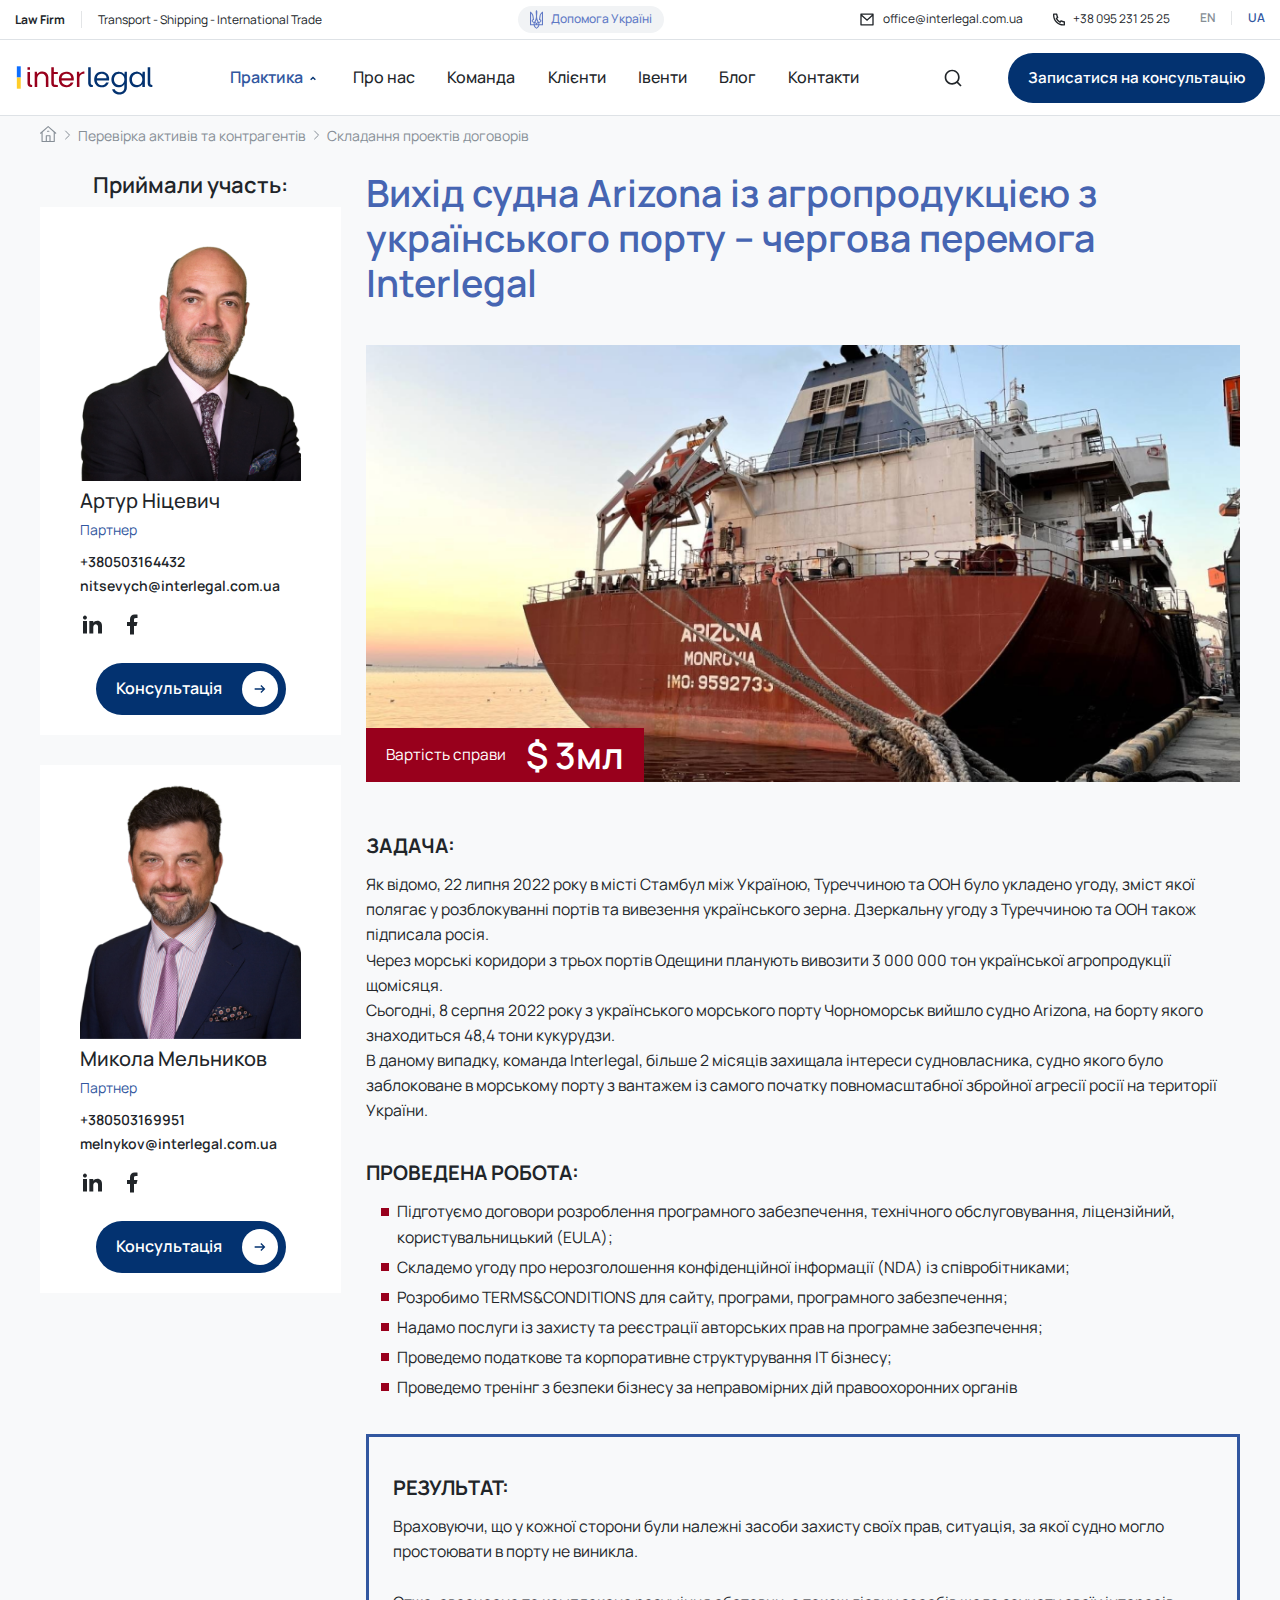
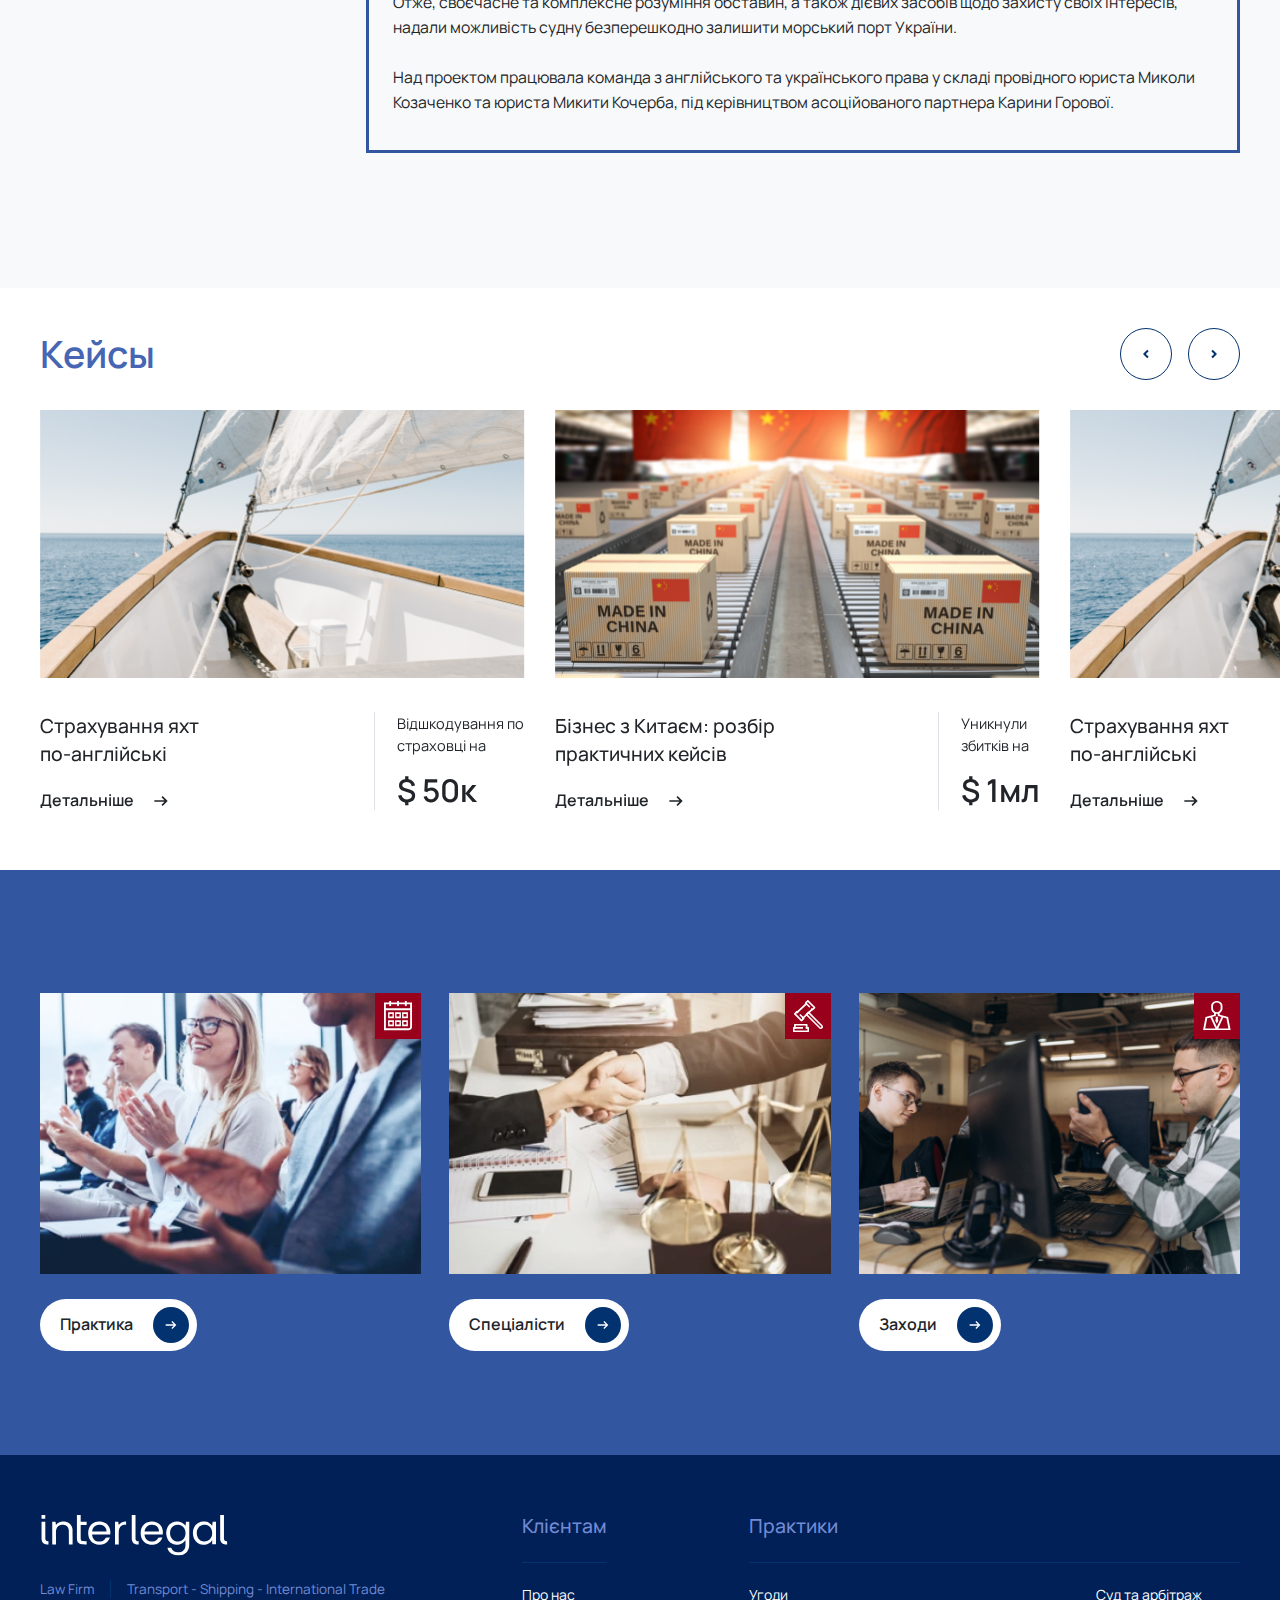
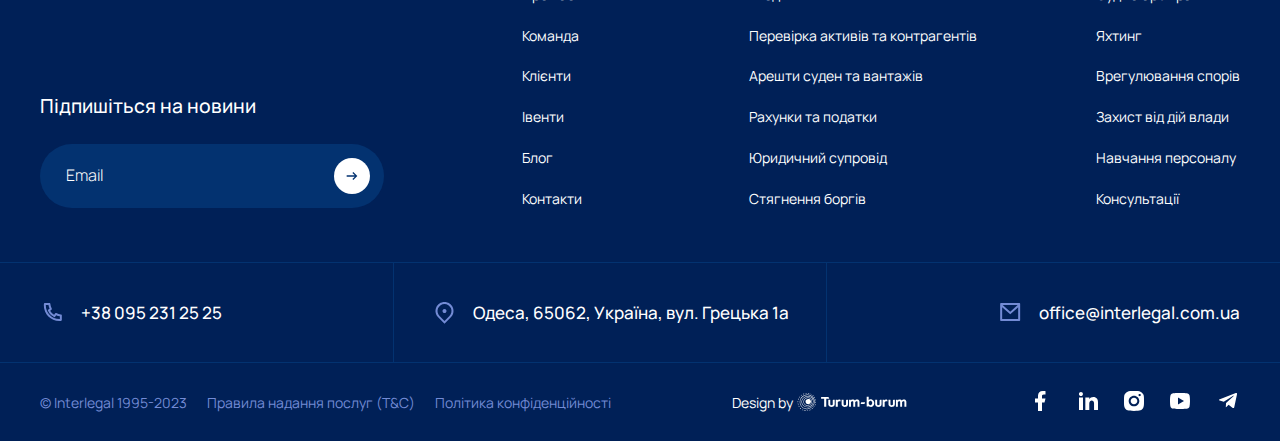
<file: case.html>
<!DOCTYPE html>
<html lang="ru">

<head>
	<title>Кейс</title>
	<meta charset="UTF-8">
	<meta name="format-detection" content="telephone=no">
	<!-- <style>body{opacity: 0;}</style> -->
	<link rel="stylesheet" href="css/style.min.css?_v=20230910145508">
	<link rel="shortcut icon" href="favicon.ico">
	<!-- <meta name="robots" content="noindex, nofollow"> -->
	<meta name="viewport" content="width=device-width, initial-scale=1.0">
	<script src="https://ajax.googleapis.com/ajax/libs/jquery/2.2.0/jquery.min.js?_v=20230910145508"></script>
</head>

<body>
	<div class="wrapper">
		<header class="header">
			<div class="header__top">
				<div class="header__container">
					<div class="header__top-content">

						<a class="tel-mb" href="#">
							<svg width="12" height="13" viewBox="0 0 12 13" fill="none" xmlns="http://www.w3.org/2000/svg">
								<path d="M4.244 5.62133C4.86956 6.72032 5.77968 7.63044 6.87867 8.256L7.468 7.43067C7.56277 7.29796 7.7029 7.20459 7.86187 7.16822C8.02084 7.13186 8.18762 7.15502 8.33067 7.23333C9.27355 7.74862 10.3148 8.05852 11.386 8.14267C11.5532 8.15592 11.7092 8.23169 11.823 8.35488C11.9368 8.47807 12 8.63963 12 8.80733V11.782C12 11.9471 11.9388 12.1063 11.8282 12.2288C11.7177 12.3513 11.5655 12.4285 11.4013 12.4453C11.048 12.482 10.692 12.5 10.3333 12.5C4.62667 12.5 0 7.87333 0 2.16667C0 1.808 0.018 1.452 0.0546667 1.09867C0.0715031 0.934465 0.148656 0.782347 0.271193 0.671756C0.39373 0.561165 0.552937 0.499964 0.718 0.5H3.69267C3.86037 0.499979 4.02193 0.563168 4.14512 0.676967C4.26831 0.790767 4.34408 0.946816 4.35733 1.114C4.44148 2.18519 4.75138 3.22645 5.26667 4.16933C5.34498 4.31238 5.36814 4.47916 5.33178 4.63813C5.29541 4.7971 5.20204 4.93723 5.06933 5.032L4.244 5.62133ZM2.56267 5.18333L3.82933 4.27867C3.46986 3.50273 3.22357 2.67923 3.098 1.83333H1.34C1.336 1.944 1.334 2.05533 1.334 2.16667C1.33333 7.13733 5.36267 11.1667 10.3333 11.1667C10.4447 11.1667 10.556 11.1647 10.6667 11.16V9.402C9.82077 9.27643 8.99727 9.03014 8.22133 8.67067L7.31667 9.93733C6.95244 9.79581 6.59867 9.62873 6.258 9.43733L6.21933 9.41533C4.91172 8.67115 3.82885 7.58828 3.08467 6.28067L3.06267 6.242C2.87127 5.90133 2.70419 5.54756 2.56267 5.18333Z" fill="#212529" />
							</svg>

							+38 095 231 25 25
						</a>

						<div data-da=".menu-mb__header , 991,98" class="header__top-info">
							<h5><b>Law Firm</b></h5>
							<p>Transport - Shipping - International Trade</p>
						</div>

						<div data-da=".menu-mb__main, 650" class="header__top-help">
							<a href="#" class="btn-help">
								<svg width="13" height="19" viewBox="0 0 13 19" fill="none" xmlns="http://www.w3.org/2000/svg">
									<path fill-rule="evenodd" clip-rule="evenodd" d="M5.85352 18.3398C4.72363 17.5898 3.90918 16.4658 3.63428 15.1621H0V1.43652C1.94434 2.29395 3.34937 4.16797 3.50195 6.11328L4.05176 9.96875L3.78711 9.94141C3.20679 9.94141 2.69775 10.4238 2.69775 10.8965C2.69775 11.3428 3.08447 11.7178 3.59351 11.8154L4.25537 11.9492C5.34448 10.1377 5.96558 8.3623 5.96558 6.62207C5.96558 5.76758 5.89624 4.91309 5.82642 4.05273C5.76807 3.33203 5.70923 2.60645 5.69067 1.87402C5.69067 1.16016 6.00635 0.508789 6.50513 0C6.69629 0.191406 6.85864 0.402344 6.98682 0.628906C7.07397 0.782227 7.14526 0.943359 7.19922 1.11035C7.27783 1.35352 7.31958 1.60938 7.31958 1.87402C7.31958 2.29785 7.30029 2.71973 7.27197 3.13965C7.24658 3.51953 7.21362 3.89746 7.18091 4.27441C7.11255 5.05957 7.04468 5.84082 7.04468 6.62207C7.04468 8.3623 7.66553 10.1377 8.75488 11.9492L9.4165 11.8154C9.7019 11.7607 9.94873 11.6162 10.1108 11.4229C10.2378 11.2705 10.3125 11.0889 10.3125 10.8965C10.3125 10.415 9.80347 9.94141 9.22314 9.94141L8.94824 9.97754L9.49805 6.12207C9.77295 4.17676 11.0557 2.29395 13 1.44531V15.1719H9.37598C9.10107 16.4658 8.32739 17.6348 7.15674 18.3486C6.88184 18.5186 6.64771 18.7236 6.49487 19C6.35229 18.7236 6.11816 18.5186 5.85352 18.3398ZM4.79492 13.0479C4.68286 13.4219 4.60132 13.7969 4.60132 14.208H5.96558C5.96558 13.6279 5.45654 13.1191 4.79492 13.0479ZM5.33447 12.1992C5.80273 12.2979 6.18945 12.5742 6.50513 12.8867C6.82056 12.5742 7.20752 12.2979 7.67578 12.1992C7.20752 11.4502 6.78003 10.665 6.50513 9.84375C6.23022 10.665 5.80273 11.4502 5.33447 12.1992ZM8.22559 13.0479C7.56372 13.1191 7.05493 13.6279 7.05493 14.208H8.41895C8.41895 14.0029 8.39868 13.8066 8.3645 13.6152C8.33008 13.4229 8.28174 13.2354 8.22559 13.0479ZM4.875 15.5557C4.82788 15.4297 4.7876 15.3018 4.75415 15.1719H5.96558H7.05493H8.26636C8.14111 15.6562 7.91821 16.1104 7.61694 16.5303C7.45215 16.7607 7.26367 16.9805 7.05493 17.1885L6.49487 17.7529L5.96558 17.1885C5.64355 16.8721 5.37012 16.5234 5.15649 16.1514C5.04614 15.959 4.95166 15.7598 4.875 15.5557ZM1.72046 10.4238C1.87305 9.91504 2.30078 9.46875 2.85034 9.19238L2.42285 6.01465C2.27026 5.02441 1.802 4.14062 1.09937 3.41797V10.415V11.3701V14.208H3.55298C3.55298 13.7256 3.63428 13.2881 3.74634 12.8418L3.2373 12.7354C2.49414 12.5303 1.91382 12.0215 1.72046 11.3701C1.62793 11.0615 1.62793 10.7314 1.72046 10.4238ZM11.9209 11.3701V14.208H9.46753C9.46753 13.7256 9.38599 13.2881 9.27417 12.8418L9.78296 12.7354C10.5161 12.5303 11.1064 12.0215 11.2998 11.3701C11.3162 11.2959 11.3286 11.2207 11.3372 11.1455C11.3486 11.0439 11.353 10.9414 11.3503 10.8398C11.3467 10.7002 11.3298 10.5605 11.2998 10.4238C11.238 10.2139 11.1309 10.0166 10.9888 9.83887C10.7805 9.57812 10.4968 9.35645 10.1699 9.19238L10.5974 6.01465C10.6655 5.41309 10.8799 4.84766 11.1951 4.33594C11.3989 4.00586 11.645 3.69824 11.9209 3.41797V10.4238V11.3701Z" fill="#6079C5" />
								</svg>

								Допомога Україні
							</a>
						</div>

						<div class="header__top-connection-language">
							<div data-da=".menu-mb__footer , 650,98" class="header__top-connection">
								<ul>
									<li>
										<a href="#">
											<svg width="16" height="17" viewBox="0 0 16 17" fill="none" xmlns="http://www.w3.org/2000/svg">
												<g clip-path="url(#clip0_1307_9257)">
													<path d="M2.00065 2.5H14.0007C14.1775 2.5 14.347 2.57024 14.4721 2.69526C14.5971 2.82029 14.6673 2.98986 14.6673 3.16667V13.8333C14.6673 14.0101 14.5971 14.1797 14.4721 14.3047C14.347 14.4298 14.1775 14.5 14.0007 14.5H2.00065C1.82384 14.5 1.65427 14.4298 1.52925 14.3047C1.40422 14.1797 1.33398 14.0101 1.33398 13.8333V3.16667C1.33398 2.98986 1.40422 2.82029 1.52925 2.69526C1.65427 2.57024 1.82384 2.5 2.00065 2.5ZM13.334 5.32533L8.04865 10.0587L2.66732 5.31067V13.1667H13.334V5.32533ZM3.00798 3.83333L8.04132 8.27467L13.002 3.83333H3.00798Z" fill="#212529" />
												</g>
												<defs>
													<clipPath id="clip0_1307_9257">
														<rect width="16" height="16" fill="white" transform="translate(0 0.5)" />
													</clipPath>
												</defs>
											</svg>

											office@interlegal.com.ua
										</a>

									</li>
									<li>
										<a href="#">
											<svg width="12" height="13" viewBox="0 0 12 13" fill="none" xmlns="http://www.w3.org/2000/svg">
												<path d="M4.244 5.62133C4.86956 6.72032 5.77968 7.63044 6.87867 8.256L7.468 7.43067C7.56277 7.29796 7.7029 7.20459 7.86187 7.16822C8.02084 7.13186 8.18762 7.15502 8.33067 7.23333C9.27355 7.74862 10.3148 8.05852 11.386 8.14267C11.5532 8.15592 11.7092 8.23169 11.823 8.35488C11.9368 8.47807 12 8.63963 12 8.80733V11.782C12 11.9471 11.9388 12.1063 11.8282 12.2288C11.7177 12.3513 11.5655 12.4285 11.4013 12.4453C11.048 12.482 10.692 12.5 10.3333 12.5C4.62667 12.5 0 7.87333 0 2.16667C0 1.808 0.018 1.452 0.0546667 1.09867C0.0715031 0.934465 0.148656 0.782347 0.271193 0.671756C0.39373 0.561165 0.552937 0.499964 0.718 0.5H3.69267C3.86037 0.499979 4.02193 0.563168 4.14512 0.676967C4.26831 0.790767 4.34408 0.946816 4.35733 1.114C4.44148 2.18519 4.75138 3.22645 5.26667 4.16933C5.34498 4.31238 5.36814 4.47916 5.33178 4.63813C5.29541 4.7971 5.20204 4.93723 5.06933 5.032L4.244 5.62133ZM2.56267 5.18333L3.82933 4.27867C3.46986 3.50273 3.22357 2.67923 3.098 1.83333H1.34C1.336 1.944 1.334 2.05533 1.334 2.16667C1.33333 7.13733 5.36267 11.1667 10.3333 11.1667C10.4447 11.1667 10.556 11.1647 10.6667 11.16V9.402C9.82077 9.27643 8.99727 9.03014 8.22133 8.67067L7.31667 9.93733C6.95244 9.79581 6.59867 9.62873 6.258 9.43733L6.21933 9.41533C4.91172 8.67115 3.82885 7.58828 3.08467 6.28067L3.06267 6.242C2.87127 5.90133 2.70419 5.54756 2.56267 5.18333Z" fill="#212529" />
											</svg>

											+38 095 231 25 25
										</a>

									</li>
								</ul>



							</div>
							<div data-da=".menu-mb__footer , 650,98" class="header__top-language">
								<nav class="cpel-switcher__nav">
									<ul class="cpel-switcher__list">
										<li class="cpel-switcher__lang ">
											<a href="#"><span>EN</span></a>
										</li>
										<li class="cpel-switcher__lang active">
											<a href="#"><span>UA</span></a>
										</li>
									</ul>
								</nav>
							</div>

						</div>




						<a class="btn-consultation btn-consultation-mb" href="#">Записатися на консультацію</a>


					</div>
				</div>
			</div>

			<div class="header__container">

				<div class="header__menu">
					<nav id="main-navigation" class="main-navigation">

						<div class="burger">
							<span></span>
						</div>

						<div class="menu-mb">
							<div class="menu-mb__wrap">
								<div class="menu-mb__header">
									<div class="menu-mb__header-logo">
										<div class="logo ">
											<a href="#">
												<svg width="140" height="38" viewBox="0 0 140 38" fill="none" xmlns="http://www.w3.org/2000/svg">
													<path d="M10.9336 9.8188V11.0918H12.216H13.4985V9.8188V8.5458H12.216H10.9336V9.8188Z" fill="#98001C" />
													<path d="M35.3848 16.6819C35.3848 22.0596 35.3905 24.8984 35.399 25.0526C35.4745 26.2619 35.798 27.1417 36.3822 27.7273C36.9194 28.2662 37.7502 28.6283 38.7262 28.7513C39.1466 28.8037 39.1979 28.8051 40.6471 28.8107L42.0962 28.8164V27.7202V26.624L40.8822 26.6184C39.5798 26.6141 39.5769 26.6127 39.2492 26.5363C38.4954 26.3623 38.1662 25.9663 38.018 25.0596C38.0066 24.9875 38.0009 23.6565 37.9967 20.1614L37.9924 15.3622L40.0443 15.3721L42.0962 15.382V14.3127V13.242H40.0443H37.9924V10.894V8.54601H36.6886H35.3848V16.6819Z" fill="#98001C" />
													<path d="M73.2754 16.5131C73.2768 21.0379 73.2825 24.6164 73.2896 24.8343C73.3025 25.2331 73.3267 25.492 73.3766 25.789C73.5362 26.7466 73.9109 27.4736 74.478 27.9277C74.8813 28.2502 75.3358 28.4722 75.9172 28.6306C76.4544 28.7763 76.9161 28.8301 77.6471 28.8301H78.0632V27.741V26.6518H77.9734C77.563 26.6518 77.0714 26.5656 76.7864 26.4439C76.2863 26.2303 76.0155 25.7989 75.9158 25.0662C75.8916 24.8866 75.8901 24.4623 75.8859 16.7253L75.883 8.57524H74.5792H73.2754V16.5131Z" fill="#033270" />
													<path d="M134.395 16.8517C134.398 24.5689 134.401 25.146 134.423 25.3497C134.529 26.2917 134.761 26.9636 135.169 27.4996C135.277 27.6425 135.509 27.8745 135.653 27.9834C136.222 28.4148 136.981 28.6906 137.896 28.7953C138.02 28.8094 138.281 28.8193 138.634 28.825L139.178 28.832V27.7443V26.6552L138.962 26.6453C137.709 26.5887 137.206 26.1941 137.031 25.129C137.007 24.9819 137.005 24.5689 137.003 16.7739L136.998 8.57437H135.694H134.391L134.395 16.8517Z" fill="#033270" />
													<path d="M25.4813 12.9619C24.357 13.0397 23.2142 13.4216 22.3393 14.0086C21.8121 14.3622 21.3875 14.7837 21.0198 15.3198C20.9415 15.4315 20.9386 15.4358 20.9301 15.3976C20.9258 15.3764 20.8517 14.8969 20.7648 14.3325C20.6793 13.7681 20.6052 13.2858 20.6009 13.2604L20.5923 13.2151H19.4609H18.3281V21.0157V28.8164H19.6319H20.9358L20.94 24.2223C20.9443 19.4089 20.9429 19.5716 21.0084 19.0921C21.1125 18.317 21.349 17.6154 21.6853 17.0765C21.8905 16.747 22.2382 16.3552 22.5317 16.1232C23.1743 15.6154 23.9295 15.324 24.8615 15.2208C25.1208 15.1925 25.8475 15.1967 26.1083 15.2293C27.1428 15.3537 27.9265 15.7116 28.5734 16.3552C29.2089 16.9846 29.588 17.7936 29.749 18.8545C29.8231 19.3481 29.8188 19.0582 29.8231 24.1247L29.8274 28.8164H31.1169H32.4065L32.4022 23.8475C32.3979 18.4259 32.4036 18.8347 32.3196 18.2293C32.1172 16.7569 31.5444 15.5419 30.6453 14.672C29.5637 13.6267 28.2172 13.068 26.5144 12.9605C26.255 12.9449 25.7235 12.9449 25.4813 12.9619Z" fill="#98001C" />
													<path d="M68.8569 12.9619C68.267 13.0058 67.6585 13.1302 67.1113 13.3198C65.9244 13.7314 65.0452 14.3721 64.4182 15.2788C64.3555 15.3679 64.3042 15.4344 64.3028 15.4273C64.2999 15.4202 64.2244 14.928 64.1332 14.3325C64.042 13.737 63.9651 13.242 63.9622 13.2321C63.9565 13.2179 63.7228 13.2151 62.8266 13.2179L61.6966 13.2222L61.6923 21.0186L61.6895 28.8164H62.9933H64.2971V24.5759C64.2971 20.3736 64.3042 19.747 64.347 19.3326C64.4538 18.2944 64.7559 17.4485 65.2489 16.7936C65.4 16.5928 65.7078 16.2788 65.9073 16.1189C66.2906 15.8134 66.6796 15.6041 67.1683 15.4428C67.7255 15.259 68.2741 15.1854 68.9965 15.1981L69.3699 15.2052V14.0751V12.9463L69.196 12.9478C69.0991 12.9492 68.9467 12.9562 68.8569 12.9619Z" fill="#98001C" />
													<path d="M104.317 12.9676C103.385 13.0044 102.545 13.1769 101.732 13.4994C100.002 14.1826 98.6837 15.4429 97.8986 17.1628C97.4697 18.1006 97.2389 19.0256 97.1391 20.194C97.112 20.5122 97.1163 21.4967 97.1462 21.8361C97.2602 23.119 97.5566 24.1587 98.101 25.1742C98.7308 26.3525 99.5017 27.2082 100.545 27.8871C101.579 28.5618 102.681 28.9267 103.987 29.0272C104.225 29.0456 104.931 29.0456 105.186 29.0272C106.571 28.9253 107.621 28.542 108.72 27.733C109.394 27.2365 109.954 26.6325 110.338 25.9861L110.401 25.88L110.405 27.5986C110.41 29.3341 110.404 29.6467 110.357 30.0244C110.257 30.8362 110.023 31.5378 109.664 32.1121C109.352 32.61 108.831 33.1361 108.326 33.4629C107.728 33.8504 107.065 34.081 106.254 34.1856C105.969 34.2224 105.07 34.2224 104.758 34.1856C103.554 34.0428 102.588 33.6538 101.787 32.9862C101.202 32.4982 100.778 31.8815 100.553 31.1884L100.513 31.064H99.2181H97.9243L97.9342 31.1177C98.0582 31.8278 98.2221 32.3426 98.4985 32.8928C98.9602 33.8108 99.6413 34.5492 100.597 35.1701C101.539 35.7797 102.599 36.1602 103.866 36.3398C104.82 36.4756 105.85 36.4869 106.753 36.3752C108.869 36.1107 110.642 35.0923 111.75 33.5025C112.55 32.3568 112.986 30.972 113.027 29.4444C113.033 29.2577 113.036 25.5193 113.033 21.1374L113.03 13.1713H111.904C111.284 13.1713 110.779 13.1727 110.779 13.1755C110.779 13.1812 110.438 16.0129 110.434 16.0482C110.431 16.0666 110.395 16.0185 110.331 15.9139C109.767 14.9832 108.863 14.1925 107.742 13.6451C106.843 13.2066 105.885 12.9916 104.723 12.969C104.562 12.9662 104.379 12.9647 104.317 12.9676ZM105.599 15.2378C106.529 15.3127 107.468 15.6649 108.222 16.2194C109.375 17.068 110.14 18.4075 110.358 19.9606C110.421 20.4104 110.444 21.1614 110.407 21.6169C110.338 22.4783 110.154 23.1756 109.817 23.8574C109.499 24.4953 109.203 24.9083 108.74 25.3567C107.939 26.1304 106.938 26.6014 105.763 26.7598C105.522 26.7923 104.706 26.7966 104.466 26.7669C103.776 26.682 103.228 26.5165 102.648 26.2209C101.673 25.7216 100.934 24.9621 100.415 23.9281C99.922 22.9436 99.6997 21.7343 99.7781 20.4698C99.8536 19.2633 100.18 18.2859 100.815 17.3651C101.286 16.6833 101.923 16.1303 102.649 15.7752C103.57 15.324 104.526 15.1501 105.599 15.2378Z" fill="#033270" />
													<path d="M122.641 12.9732C121.546 13.0269 120.532 13.2914 119.573 13.7723C119.075 14.0227 118.652 14.2985 118.225 14.6549C118.038 14.8091 117.573 15.2745 117.417 15.4626C116.325 16.7738 115.71 18.3877 115.581 20.2774C115.561 20.5631 115.561 21.3863 115.581 21.6649C115.654 22.713 115.862 23.6395 116.215 24.4797C116.327 24.7456 116.557 25.2081 116.714 25.4769C117.207 26.3255 117.838 27.0441 118.591 27.6098C119.707 28.4486 121.009 28.9295 122.441 29.0285C122.753 29.0497 123.577 29.037 123.86 29.0073C124.962 28.8899 125.849 28.5971 126.72 28.0653C127.618 27.5165 128.299 26.846 128.805 26.0115L128.876 25.8941V27.3397V28.7867H130.187H131.498V20.9931V13.1995H130.358C129.402 13.1995 129.218 13.2023 129.218 13.2193C129.218 13.2433 128.893 15.9463 128.882 16.0185L128.873 16.0722L128.799 15.9463C128.44 15.3452 127.92 14.778 127.293 14.3098C126.318 13.5814 125.325 13.1839 124.102 13.0312C123.656 12.976 123.074 12.952 122.641 12.9732ZM124.105 15.2448C124.886 15.3212 125.603 15.5574 126.278 15.9605C127.341 16.5942 128.145 17.6253 128.553 18.8785C128.858 19.8134 128.95 20.8827 128.818 21.9407C128.728 22.6635 128.531 23.3184 128.222 23.9351C127.936 24.5023 127.658 24.8913 127.246 25.3015C126.522 26.0186 125.594 26.5052 124.578 26.6989C124.188 26.7739 124.058 26.7838 123.533 26.7838C123.144 26.7838 123.002 26.7796 122.857 26.7598C121.216 26.5391 119.917 25.7046 119.085 24.3382C118.609 23.556 118.33 22.6593 118.239 21.6239C118.213 21.3283 118.209 20.655 118.232 20.3608C118.276 19.7851 118.391 19.208 118.554 18.7427C118.753 18.1698 119.1 17.5461 119.476 17.0779C119.654 16.8572 120.024 16.4867 120.234 16.3197C121.283 15.4895 122.673 15.1033 124.105 15.2448Z" fill="#033270" />
													<path d="M50.4684 12.9957C48.7399 13.1032 47.3934 13.5501 46.1978 14.4143C45.8074 14.6958 45.3172 15.1456 45.0337 15.4837C43.9464 16.7793 43.3366 18.396 43.2083 20.314C43.1884 20.6096 43.1884 21.4144 43.2083 21.6931C43.3223 23.3168 43.7441 24.6252 44.5421 25.8346C44.8213 26.2575 45.0522 26.5418 45.4027 26.8968C45.9698 27.4697 46.5555 27.8883 47.3193 28.2632C48.4777 28.8318 49.7516 29.0963 51.1666 29.0637C53.3681 29.0128 55.0695 28.3466 56.4175 27.0043C57.157 26.2688 57.6971 25.4017 58.0391 24.4003C58.0775 24.2886 58.1132 24.1797 58.1189 24.157L58.1274 24.1188L56.7153 24.1217L55.3032 24.1259L55.2547 24.2461C55.1863 24.4173 55.0282 24.7242 54.9213 24.8911C54.3841 25.7455 53.5206 26.3961 52.5616 26.6705C52.0016 26.8303 51.5214 26.8855 50.8189 26.8728C50.3572 26.8643 50.1321 26.8416 49.7588 26.7638C48.6245 26.5305 47.59 25.8926 46.8932 24.9972C46.4016 24.3678 46.0682 23.5587 45.9299 22.662C45.9057 22.5035 45.8587 22.0764 45.8587 22.0085C45.8587 21.9844 46.0511 21.983 52.1341 21.983H58.4081L58.4252 21.8515C58.5264 21.0665 58.5406 20.222 58.4623 19.4795C58.2955 17.9024 57.6615 16.4412 56.6583 15.3252C56.2992 14.9264 55.8817 14.5699 55.4001 14.2531C55.1023 14.0579 54.9455 13.9674 54.6221 13.8061C53.76 13.3776 52.8523 13.1244 51.8007 13.0225C51.577 12.9999 50.6835 12.9829 50.4684 12.9957ZM51.3034 15.1654C52.0985 15.2262 52.7753 15.4101 53.4451 15.7496C53.8597 15.9589 54.1704 16.1852 54.5166 16.5289C54.8843 16.8953 55.1222 17.2206 55.3345 17.6463C55.5169 18.0155 55.6224 18.3168 55.7036 18.7043C55.772 19.0339 55.819 19.4597 55.819 19.751V19.8614H50.8588H45.9L45.9072 19.8005C45.9114 19.768 45.9257 19.6633 45.9371 19.5686C46.0724 18.478 46.4757 17.5233 47.1098 16.792C47.9491 15.8231 49.1361 15.2503 50.4826 15.1612C50.655 15.1499 51.1267 15.1527 51.3034 15.1654Z" fill="#98001C" />
													<path d="M86.6336 13.0026C85.3811 13.0775 84.1855 13.4043 83.228 13.9347C82.2163 14.4948 81.4425 15.2006 80.817 16.1342C79.8908 17.5189 79.4234 19.2657 79.4633 21.2049C79.479 21.9348 79.5402 22.4893 79.6799 23.1357C80.0147 24.6816 80.8213 26.1315 81.8942 27.1145C82.9857 28.1131 84.4135 28.7708 85.9567 28.983C86.9442 29.1188 88.107 29.0876 89.0702 28.8981C90.0235 28.71 90.8443 28.3832 91.5995 27.8896C92.7936 27.1102 93.6699 26.0466 94.1843 24.7524C94.2613 24.5586 94.3924 24.1724 94.3924 24.1413C94.3924 24.1201 94.2556 24.1187 92.9874 24.1215L91.581 24.1258L91.4798 24.3521C91.1435 25.0989 90.6562 25.6703 89.9622 26.1329C89.3524 26.5388 88.7111 26.7595 87.8733 26.8514C87.604 26.8811 86.7433 26.8769 86.4911 26.8443C85.8442 26.7609 85.3112 26.601 84.7712 26.3295C83.8621 25.8712 83.124 25.1413 82.6808 24.2601C82.3787 23.6576 82.2049 23.0296 82.1308 22.2601C82.1194 22.1356 82.1094 22.0239 82.1094 22.0083C82.1094 21.9843 82.3018 21.9829 88.3848 21.9829H94.6588L94.6902 21.7594C94.7614 21.2375 94.7685 21.1031 94.7685 20.427C94.7685 19.7368 94.76 19.5925 94.683 19.0974C94.4422 17.5387 93.7383 16.1172 92.6981 15.0832C91.8745 14.2657 90.8058 13.6518 89.6046 13.3053C89.0317 13.1412 88.4333 13.0408 87.7806 13.0012C87.5099 12.9856 86.9243 12.9856 86.6336 13.0026ZM87.5669 15.1653C88.268 15.2176 88.8935 15.3718 89.4991 15.6419C90.6519 16.1554 91.5339 17.1554 91.883 18.3393C92.0084 18.7636 92.084 19.2686 92.084 19.6802V19.8612H87.1323H82.1806V19.8202C82.1806 19.7962 82.1906 19.7028 82.202 19.6109C82.3702 18.328 82.8318 17.3237 83.6099 16.5472C84.4221 15.7367 85.4879 15.2586 86.6891 15.1667C86.9043 15.1497 87.3489 15.1497 87.5669 15.1653Z" fill="#033270" />
													<path d="M10.9379 19.1855C10.9421 24.6877 10.9436 25.1474 10.9664 25.3497C11.0704 26.2903 11.3041 26.9636 11.7116 27.4996C11.8199 27.6425 12.0522 27.8745 12.1961 27.9834C12.7646 28.4148 13.5241 28.6906 14.4389 28.7953C14.5629 28.8094 14.8237 28.8193 15.1771 28.825L15.7214 28.832V27.7443V26.6552L15.5048 26.6453C14.2523 26.5887 13.7493 26.1927 13.574 25.129C13.5512 24.9833 13.5484 24.6566 13.5455 19.1077L13.5412 13.242H12.2374H10.9336L10.9379 19.1855Z" fill="#98001C" />
													<rect y="7.5" width="4" height="11.5" fill="#0D6EFF" />
													<rect y="19" width="4" height="11.5" fill="#FFCD29" />
												</svg>
											</a>

										</div>

										<button name="close-menu" class="btn-close-menu">
											<svg width="14" height="14" viewBox="0 0 14 14" fill="none" xmlns="http://www.w3.org/2000/svg">
												<path d="M7.0007 5.80134L11.9504 0.851562L13.3646 2.26577L8.4149 7.21554L13.3646 12.1652L11.9504 13.5794L7.0007 8.62974L2.05093 13.5794L0.636719 12.1652L5.5865 7.21554L0.636719 2.26577L2.05093 0.851562L7.0007 5.80134Z" fill="#033270" />
											</svg>
										</button>
									</div>

								</div>
								<div class="menu-mb__main"></div>
								<div class="menu-mb__footer"></div>
							</div>

						</div>

						<div class="menu-main-menu-container">

							<div data-da=".block-menu, 767.98" class="block-logo-mb">

								<div class="logo">
									<a href="#">
										<svg width="140" height="38" viewBox="0 0 140 38" fill="none" xmlns="http://www.w3.org/2000/svg">
											<path d="M10.9336 9.8188V11.0918H12.216H13.4985V9.8188V8.5458H12.216H10.9336V9.8188Z" fill="#98001C" />
											<path d="M35.3848 16.6819C35.3848 22.0596 35.3905 24.8984 35.399 25.0526C35.4745 26.2619 35.798 27.1417 36.3822 27.7273C36.9194 28.2662 37.7502 28.6283 38.7262 28.7513C39.1466 28.8037 39.1979 28.8051 40.6471 28.8107L42.0962 28.8164V27.7202V26.624L40.8822 26.6184C39.5798 26.6141 39.5769 26.6127 39.2492 26.5363C38.4954 26.3623 38.1662 25.9663 38.018 25.0596C38.0066 24.9875 38.0009 23.6565 37.9967 20.1614L37.9924 15.3622L40.0443 15.3721L42.0962 15.382V14.3127V13.242H40.0443H37.9924V10.894V8.54601H36.6886H35.3848V16.6819Z" fill="#98001C" />
											<path d="M73.2754 16.5131C73.2768 21.0379 73.2825 24.6164 73.2896 24.8343C73.3025 25.2331 73.3267 25.492 73.3766 25.789C73.5362 26.7466 73.9109 27.4736 74.478 27.9277C74.8813 28.2502 75.3358 28.4722 75.9172 28.6306C76.4544 28.7763 76.9161 28.8301 77.6471 28.8301H78.0632V27.741V26.6518H77.9734C77.563 26.6518 77.0714 26.5656 76.7864 26.4439C76.2863 26.2303 76.0155 25.7989 75.9158 25.0662C75.8916 24.8866 75.8901 24.4623 75.8859 16.7253L75.883 8.57524H74.5792H73.2754V16.5131Z" fill="#033270" />
											<path d="M134.395 16.8517C134.398 24.5689 134.401 25.146 134.423 25.3497C134.529 26.2917 134.761 26.9636 135.169 27.4996C135.277 27.6425 135.509 27.8745 135.653 27.9834C136.222 28.4148 136.981 28.6906 137.896 28.7953C138.02 28.8094 138.281 28.8193 138.634 28.825L139.178 28.832V27.7443V26.6552L138.962 26.6453C137.709 26.5887 137.206 26.1941 137.031 25.129C137.007 24.9819 137.005 24.5689 137.003 16.7739L136.998 8.57437H135.694H134.391L134.395 16.8517Z" fill="#033270" />
											<path d="M25.4813 12.9619C24.357 13.0397 23.2142 13.4216 22.3393 14.0086C21.8121 14.3622 21.3875 14.7837 21.0198 15.3198C20.9415 15.4315 20.9386 15.4358 20.9301 15.3976C20.9258 15.3764 20.8517 14.8969 20.7648 14.3325C20.6793 13.7681 20.6052 13.2858 20.6009 13.2604L20.5923 13.2151H19.4609H18.3281V21.0157V28.8164H19.6319H20.9358L20.94 24.2223C20.9443 19.4089 20.9429 19.5716 21.0084 19.0921C21.1125 18.317 21.349 17.6154 21.6853 17.0765C21.8905 16.747 22.2382 16.3552 22.5317 16.1232C23.1743 15.6154 23.9295 15.324 24.8615 15.2208C25.1208 15.1925 25.8475 15.1967 26.1083 15.2293C27.1428 15.3537 27.9265 15.7116 28.5734 16.3552C29.2089 16.9846 29.588 17.7936 29.749 18.8545C29.8231 19.3481 29.8188 19.0582 29.8231 24.1247L29.8274 28.8164H31.1169H32.4065L32.4022 23.8475C32.3979 18.4259 32.4036 18.8347 32.3196 18.2293C32.1172 16.7569 31.5444 15.5419 30.6453 14.672C29.5637 13.6267 28.2172 13.068 26.5144 12.9605C26.255 12.9449 25.7235 12.9449 25.4813 12.9619Z" fill="#98001C" />
											<path d="M68.8569 12.9619C68.267 13.0058 67.6585 13.1302 67.1113 13.3198C65.9244 13.7314 65.0452 14.3721 64.4182 15.2788C64.3555 15.3679 64.3042 15.4344 64.3028 15.4273C64.2999 15.4202 64.2244 14.928 64.1332 14.3325C64.042 13.737 63.9651 13.242 63.9622 13.2321C63.9565 13.2179 63.7228 13.2151 62.8266 13.2179L61.6966 13.2222L61.6923 21.0186L61.6895 28.8164H62.9933H64.2971V24.5759C64.2971 20.3736 64.3042 19.747 64.347 19.3326C64.4538 18.2944 64.7559 17.4485 65.2489 16.7936C65.4 16.5928 65.7078 16.2788 65.9073 16.1189C66.2906 15.8134 66.6796 15.6041 67.1683 15.4428C67.7255 15.259 68.2741 15.1854 68.9965 15.1981L69.3699 15.2052V14.0751V12.9463L69.196 12.9478C69.0991 12.9492 68.9467 12.9562 68.8569 12.9619Z" fill="#98001C" />
											<path d="M104.317 12.9676C103.385 13.0044 102.545 13.1769 101.732 13.4994C100.002 14.1826 98.6837 15.4429 97.8986 17.1628C97.4697 18.1006 97.2389 19.0256 97.1391 20.194C97.112 20.5122 97.1163 21.4967 97.1462 21.8361C97.2602 23.119 97.5566 24.1587 98.101 25.1742C98.7308 26.3525 99.5017 27.2082 100.545 27.8871C101.579 28.5618 102.681 28.9267 103.987 29.0272C104.225 29.0456 104.931 29.0456 105.186 29.0272C106.571 28.9253 107.621 28.542 108.72 27.733C109.394 27.2365 109.954 26.6325 110.338 25.9861L110.401 25.88L110.405 27.5986C110.41 29.3341 110.404 29.6467 110.357 30.0244C110.257 30.8362 110.023 31.5378 109.664 32.1121C109.352 32.61 108.831 33.1361 108.326 33.4629C107.728 33.8504 107.065 34.081 106.254 34.1856C105.969 34.2224 105.07 34.2224 104.758 34.1856C103.554 34.0428 102.588 33.6538 101.787 32.9862C101.202 32.4982 100.778 31.8815 100.553 31.1884L100.513 31.064H99.2181H97.9243L97.9342 31.1177C98.0582 31.8278 98.2221 32.3426 98.4985 32.8928C98.9602 33.8108 99.6413 34.5492 100.597 35.1701C101.539 35.7797 102.599 36.1602 103.866 36.3398C104.82 36.4756 105.85 36.4869 106.753 36.3752C108.869 36.1107 110.642 35.0923 111.75 33.5025C112.55 32.3568 112.986 30.972 113.027 29.4444C113.033 29.2577 113.036 25.5193 113.033 21.1374L113.03 13.1713H111.904C111.284 13.1713 110.779 13.1727 110.779 13.1755C110.779 13.1812 110.438 16.0129 110.434 16.0482C110.431 16.0666 110.395 16.0185 110.331 15.9139C109.767 14.9832 108.863 14.1925 107.742 13.6451C106.843 13.2066 105.885 12.9916 104.723 12.969C104.562 12.9662 104.379 12.9647 104.317 12.9676ZM105.599 15.2378C106.529 15.3127 107.468 15.6649 108.222 16.2194C109.375 17.068 110.14 18.4075 110.358 19.9606C110.421 20.4104 110.444 21.1614 110.407 21.6169C110.338 22.4783 110.154 23.1756 109.817 23.8574C109.499 24.4953 109.203 24.9083 108.74 25.3567C107.939 26.1304 106.938 26.6014 105.763 26.7598C105.522 26.7923 104.706 26.7966 104.466 26.7669C103.776 26.682 103.228 26.5165 102.648 26.2209C101.673 25.7216 100.934 24.9621 100.415 23.9281C99.922 22.9436 99.6997 21.7343 99.7781 20.4698C99.8536 19.2633 100.18 18.2859 100.815 17.3651C101.286 16.6833 101.923 16.1303 102.649 15.7752C103.57 15.324 104.526 15.1501 105.599 15.2378Z" fill="#033270" />
											<path d="M122.641 12.9732C121.546 13.0269 120.532 13.2914 119.573 13.7723C119.075 14.0227 118.652 14.2985 118.225 14.6549C118.038 14.8091 117.573 15.2745 117.417 15.4626C116.325 16.7738 115.71 18.3877 115.581 20.2774C115.561 20.5631 115.561 21.3863 115.581 21.6649C115.654 22.713 115.862 23.6395 116.215 24.4797C116.327 24.7456 116.557 25.2081 116.714 25.4769C117.207 26.3255 117.838 27.0441 118.591 27.6098C119.707 28.4486 121.009 28.9295 122.441 29.0285C122.753 29.0497 123.577 29.037 123.86 29.0073C124.962 28.8899 125.849 28.5971 126.72 28.0653C127.618 27.5165 128.299 26.846 128.805 26.0115L128.876 25.8941V27.3397V28.7867H130.187H131.498V20.9931V13.1995H130.358C129.402 13.1995 129.218 13.2023 129.218 13.2193C129.218 13.2433 128.893 15.9463 128.882 16.0185L128.873 16.0722L128.799 15.9463C128.44 15.3452 127.92 14.778 127.293 14.3098C126.318 13.5814 125.325 13.1839 124.102 13.0312C123.656 12.976 123.074 12.952 122.641 12.9732ZM124.105 15.2448C124.886 15.3212 125.603 15.5574 126.278 15.9605C127.341 16.5942 128.145 17.6253 128.553 18.8785C128.858 19.8134 128.95 20.8827 128.818 21.9407C128.728 22.6635 128.531 23.3184 128.222 23.9351C127.936 24.5023 127.658 24.8913 127.246 25.3015C126.522 26.0186 125.594 26.5052 124.578 26.6989C124.188 26.7739 124.058 26.7838 123.533 26.7838C123.144 26.7838 123.002 26.7796 122.857 26.7598C121.216 26.5391 119.917 25.7046 119.085 24.3382C118.609 23.556 118.33 22.6593 118.239 21.6239C118.213 21.3283 118.209 20.655 118.232 20.3608C118.276 19.7851 118.391 19.208 118.554 18.7427C118.753 18.1698 119.1 17.5461 119.476 17.0779C119.654 16.8572 120.024 16.4867 120.234 16.3197C121.283 15.4895 122.673 15.1033 124.105 15.2448Z" fill="#033270" />
											<path d="M50.4684 12.9957C48.7399 13.1032 47.3934 13.5501 46.1978 14.4143C45.8074 14.6958 45.3172 15.1456 45.0337 15.4837C43.9464 16.7793 43.3366 18.396 43.2083 20.314C43.1884 20.6096 43.1884 21.4144 43.2083 21.6931C43.3223 23.3168 43.7441 24.6252 44.5421 25.8346C44.8213 26.2575 45.0522 26.5418 45.4027 26.8968C45.9698 27.4697 46.5555 27.8883 47.3193 28.2632C48.4777 28.8318 49.7516 29.0963 51.1666 29.0637C53.3681 29.0128 55.0695 28.3466 56.4175 27.0043C57.157 26.2688 57.6971 25.4017 58.0391 24.4003C58.0775 24.2886 58.1132 24.1797 58.1189 24.157L58.1274 24.1188L56.7153 24.1217L55.3032 24.1259L55.2547 24.2461C55.1863 24.4173 55.0282 24.7242 54.9213 24.8911C54.3841 25.7455 53.5206 26.3961 52.5616 26.6705C52.0016 26.8303 51.5214 26.8855 50.8189 26.8728C50.3572 26.8643 50.1321 26.8416 49.7588 26.7638C48.6245 26.5305 47.59 25.8926 46.8932 24.9972C46.4016 24.3678 46.0682 23.5587 45.9299 22.662C45.9057 22.5035 45.8587 22.0764 45.8587 22.0085C45.8587 21.9844 46.0511 21.983 52.1341 21.983H58.4081L58.4252 21.8515C58.5264 21.0665 58.5406 20.222 58.4623 19.4795C58.2955 17.9024 57.6615 16.4412 56.6583 15.3252C56.2992 14.9264 55.8817 14.5699 55.4001 14.2531C55.1023 14.0579 54.9455 13.9674 54.6221 13.8061C53.76 13.3776 52.8523 13.1244 51.8007 13.0225C51.577 12.9999 50.6835 12.9829 50.4684 12.9957ZM51.3034 15.1654C52.0985 15.2262 52.7753 15.4101 53.4451 15.7496C53.8597 15.9589 54.1704 16.1852 54.5166 16.5289C54.8843 16.8953 55.1222 17.2206 55.3345 17.6463C55.5169 18.0155 55.6224 18.3168 55.7036 18.7043C55.772 19.0339 55.819 19.4597 55.819 19.751V19.8614H50.8588H45.9L45.9072 19.8005C45.9114 19.768 45.9257 19.6633 45.9371 19.5686C46.0724 18.478 46.4757 17.5233 47.1098 16.792C47.9491 15.8231 49.1361 15.2503 50.4826 15.1612C50.655 15.1499 51.1267 15.1527 51.3034 15.1654Z" fill="#98001C" />
											<path d="M86.6336 13.0026C85.3811 13.0775 84.1855 13.4043 83.228 13.9347C82.2163 14.4948 81.4425 15.2006 80.817 16.1342C79.8908 17.5189 79.4234 19.2657 79.4633 21.2049C79.479 21.9348 79.5402 22.4893 79.6799 23.1357C80.0147 24.6816 80.8213 26.1315 81.8942 27.1145C82.9857 28.1131 84.4135 28.7708 85.9567 28.983C86.9442 29.1188 88.107 29.0876 89.0702 28.8981C90.0235 28.71 90.8443 28.3832 91.5995 27.8896C92.7936 27.1102 93.6699 26.0466 94.1843 24.7524C94.2613 24.5586 94.3924 24.1724 94.3924 24.1413C94.3924 24.1201 94.2556 24.1187 92.9874 24.1215L91.581 24.1258L91.4798 24.3521C91.1435 25.0989 90.6562 25.6703 89.9622 26.1329C89.3524 26.5388 88.7111 26.7595 87.8733 26.8514C87.604 26.8811 86.7433 26.8769 86.4911 26.8443C85.8442 26.7609 85.3112 26.601 84.7712 26.3295C83.8621 25.8712 83.124 25.1413 82.6808 24.2601C82.3787 23.6576 82.2049 23.0296 82.1308 22.2601C82.1194 22.1356 82.1094 22.0239 82.1094 22.0083C82.1094 21.9843 82.3018 21.9829 88.3848 21.9829H94.6588L94.6902 21.7594C94.7614 21.2375 94.7685 21.1031 94.7685 20.427C94.7685 19.7368 94.76 19.5925 94.683 19.0974C94.4422 17.5387 93.7383 16.1172 92.6981 15.0832C91.8745 14.2657 90.8058 13.6518 89.6046 13.3053C89.0317 13.1412 88.4333 13.0408 87.7806 13.0012C87.5099 12.9856 86.9243 12.9856 86.6336 13.0026ZM87.5669 15.1653C88.268 15.2176 88.8935 15.3718 89.4991 15.6419C90.6519 16.1554 91.5339 17.1554 91.883 18.3393C92.0084 18.7636 92.084 19.2686 92.084 19.6802V19.8612H87.1323H82.1806V19.8202C82.1806 19.7962 82.1906 19.7028 82.202 19.6109C82.3702 18.328 82.8318 17.3237 83.6099 16.5472C84.4221 15.7367 85.4879 15.2586 86.6891 15.1667C86.9043 15.1497 87.3489 15.1497 87.5669 15.1653Z" fill="#033270" />
											<path d="M10.9379 19.1855C10.9421 24.6877 10.9436 25.1474 10.9664 25.3497C11.0704 26.2903 11.3041 26.9636 11.7116 27.4996C11.8199 27.6425 12.0522 27.8745 12.1961 27.9834C12.7646 28.4148 13.5241 28.6906 14.4389 28.7953C14.5629 28.8094 14.8237 28.8193 15.1771 28.825L15.7214 28.832V27.7443V26.6552L15.5048 26.6453C14.2523 26.5887 13.7493 26.1927 13.574 25.129C13.5512 24.9833 13.5484 24.6566 13.5455 19.1077L13.5412 13.242H12.2374H10.9336L10.9379 19.1855Z" fill="#98001C" />
											<rect y="7.5" width="4" height="11.5" fill="#0D6EFF" />
											<rect y="19" width="4" height="11.5" fill="#FFCD29" />
										</svg>
									</a>

								</div>

							</div>

							<div class="block-menu">
								<div data-da=".menu-mb__main , 991.98" class="nav-menu__wrap">
									<ul class="menu nav-menu">
										<li class="menu-item-has-children">
											<a>

												Практика

											</a>



											<div class="sub-menu-wrap">

												<ul class="sub-menu">
													<li class="menu-item">


														<a>Угоди </a>


														<div class="sub-menu-wrap">
															<ul class="sub-menu">
																<li>
																	<a href="#">Оформление угоди</a>
																</li>
																<li>
																	<a href="#">Складання проектів договорів</a>
																</li>
																<li>
																	<a href="#">Due diligence</a>
																</li>
																<li>
																	<a href="#">Бізнес-консалтинг</a>
																</li>
																<li>
																	<a href="#">Всі практики</a>
																</li>
															</ul>
														</div>


													</li>



													<li class="menu-item">


														<a>Перевірка активів та контрагентів
														</a>


														<div class="sub-menu-wrap">
															<ul class="sub-menu">
																<li>
																	<a href="#">Пункт 1</a>
																</li>
																<li>
																	<a href="#">Пункт 2</a>
																</li>
																<li>
																	<a href="#">Пункт 3</a>
																</li>
																<li>
																	<a href="#">Пункт 4</a>
																</li>
																<li>
																	<a href="#">Пункт 5</a>
																</li>
															</ul>
														</div>
													</li>

													<li class="menu-item">


														<a>Арешти суден та вантажів </a>

														<div class="sub-menu-wrap">
															<ul class="sub-menu">
																<li>
																	<a href="#">Пункт 1</a>
																</li>
																<li>
																	<a href="#">Пункт 2</a>
																</li>
																<li>
																	<a href="#">Пункт 3</a>
																</li>
																<li>
																	<a href="#">Пункт 4</a>
																</li>
																<li>
																	<a href="#">Пункт 5</a>
																</li>
															</ul>
														</div>
													</li>

													<li class="menu-item">

														<a>Рахунки та податки

														</a>

														<div class="sub-menu-wrap">
															<ul class="sub-menu">
																<li>
																	<a href="#">Пункт 1</a>
																</li>
																<li>
																	<a href="#">Пункт 2</a>
																</li>
																<li>
																	<a href="#">Пункт 3</a>
																</li>
																<li>
																	<a href="#">Пункт 4</a>
																</li>
																<li>
																	<a href="#">Пункт 5</a>
																</li>
															</ul>
														</div>
													</li>

													<li class="menu-item">

														<a>Юридичний супровід

														</a>

														<div class="sub-menu-wrap">
															<ul class="sub-menu">
																<li>
																	<a href="#">Пункт 1</a>
																</li>
																<li>
																	<a href="#">Пункт 2</a>
																</li>
																<li>
																	<a href="#">Пункт 3</a>
																</li>
																<li>
																	<a href="#">Пункт 4</a>
																</li>
																<li>
																	<a href="#">Пункт 5</a>
																</li>
															</ul>
														</div>
													</li>

													<li class="menu-item">

														<a>Стягнення боргів

														</a>

														<div class="sub-menu-wrap">
															<ul class="sub-menu">
																<li>
																	<a href="#">Пункт 1</a>
																</li>
																<li>
																	<a href="#">Пункт 2</a>
																</li>
																<li>
																	<a href="#">Пункт 3</a>
																</li>
																<li>
																	<a href="#">Пункт 4</a>
																</li>
																<li>
																	<a href="#">Пункт 5</a>
																</li>
															</ul>
														</div>
													</li>

													<li class="menu-item">

														<a>Суд та арбітраж

														</a>

														<div class="sub-menu-wrap">
															<ul class="sub-menu">
																<li>
																	<a href="#">Пункт 1</a>
																</li>
																<li>
																	<a href="#">Пункт 2</a>
																</li>
																<li>
																	<a href="#">Пункт 3</a>
																</li>
																<li>
																	<a href="#">Пункт 4</a>
																</li>
																<li>
																	<a href="#">Пункт 5</a>
																</li>
															</ul>
														</div>
													</li>

													<li class="menu-item">

														<a>Яхтинг

														</a>

														<div class="sub-menu-wrap">
															<ul class="sub-menu">
																<li>
																	<a href="#">Пункт 1</a>
																</li>
																<li>
																	<a href="#">Пункт 2</a>
																</li>
																<li>
																	<a href="#">Пункт 3</a>
																</li>
																<li>
																	<a href="#">Пункт 4</a>
																</li>
																<li>
																	<a href="#">Пункт 5</a>
																</li>
															</ul>
														</div>
													</li>

													<li class="menu-item">

														<a>Врегулювання спорів

														</a>

														<div class="sub-menu-wrap">
															<ul class="sub-menu">
																<li>
																	<a href="#">Пункт 1</a>
																</li>
																<li>
																	<a href="#">Пункт 2</a>
																</li>
																<li>
																	<a href="#">Пункт 3</a>
																</li>
																<li>
																	<a href="#">Пункт 4</a>
																</li>
																<li>
																	<a href="#">Пункт 5</a>
																</li>
															</ul>
														</div>
													</li>

													<li class="menu-item">

														<a>Захист від дій влади

														</a>

														<div class="sub-menu-wrap">
															<ul class="sub-menu">
																<li>
																	<a href="#">Пункт 1</a>
																</li>
																<li>
																	<a href="#">Пункт 2</a>
																</li>
																<li>
																	<a href="#">Пункт 3</a>
																</li>
																<li>
																	<a href="#">Пункт 4</a>
																</li>
																<li>
																	<a href="#">Пункт 5</a>
																</li>
															</ul>
														</div>
													</li>

													<li class="menu-item">

														<a>Навчання персоналу

														</a>

														<div class="sub-menu-wrap">
															<ul class="sub-menu">
																<li>
																	<a href="#">Пункт 1</a>
																</li>
																<li>
																	<a href="#">Пункт 2</a>
																</li>
																<li>
																	<a href="#">Пункт 3</a>
																</li>
																<li>
																	<a href="#">Пункт 4</a>
																</li>
																<li>
																	<a href="#">Пункт 5</a>
																</li>
															</ul>
														</div>
													</li>

													<li class="menu-item">

														<a>Консультації

														</a>

														<div class="sub-menu-wrap">
															<ul class="sub-menu">
																<li>
																	<a href="#">Пункт 1</a>
																</li>
																<li>
																	<a href="#">Пункт 2</a>
																</li>
																<li>
																	<a href="#">Пункт 3</a>
																</li>
																<li>
																	<a href="#">Пункт 4</a>
																</li>
																<li>
																	<a href="#">Пункт 5</a>
																</li>
															</ul>
														</div>
													</li>

												</ul>

											</div>
										</li>

										<li class="menu-item">
											<a href="#">Про нас</a>
										</li>
										<li class="menu-item">
											<a href="#">Команда</a>
										</li>
										<li class="menu-item">
											<a href="#">Клієнти</a>
										</li>
										<li class="menu-item">
											<a href="#">Івенти</a>
										</li>
										<li class="menu-item">
											<a href="#">Блог</a>
										</li>
										<li class="menu-item">
											<a href="#">Контакти</a>
										</li>

									</ul>
								</div>

								<div class="block-search">
									<div class="search-btn ">
										<svg class="search-svg" width="20" height="20" viewBox="0 0 20 20" fill="none" xmlns="http://www.w3.org/2000/svg">
											<g clip-path="url(#clip0_1307_9240)">
												<path d="M15.0252 13.8469L18.5943 17.4152L17.4152 18.5943L13.8469 15.0252C12.5191 16.0895 10.8677 16.6684 9.16602 16.666C5.02602 16.666 1.66602 13.306 1.66602 9.16602C1.66602 5.02602 5.02602 1.66602 9.16602 1.66602C13.306 1.66602 16.666 5.02602 16.666 9.16602C16.6684 10.8677 16.0895 12.5191 15.0252 13.8469ZM13.3535 13.2285C14.4111 12.1409 15.0017 10.683 14.9993 9.16602C14.9993 5.94268 12.3885 3.33268 9.16602 3.33268C5.94268 3.33268 3.33268 5.94268 3.33268 9.16602C3.33268 12.3885 5.94268 14.9993 9.16602 14.9993C10.683 15.0017 12.1409 14.4111 13.2285 13.3535L13.3535 13.2285Z" fill="#212529" />
											</g>
											<defs>
												<clipPath id="clip0_1307_9240">
													<rect width="20" height="20" fill="white" />
												</clipPath>
											</defs>
										</svg>

									</div>

									<input class="search-input" type="search" name="search">
									<button class="btn-search-close">
										<svg xmlns="http://www.w3.org/2000/svg" width="24" height="24" viewBox="0 0 24 24" fill="none">
											<path d="M12.0007 10.5865L16.9504 5.63672L18.3646 7.05093L13.4149 12.0007L18.3646 16.9504L16.9504 18.3646L12.0007 13.4149L7.05093 18.3646L5.63672 16.9504L10.5865 12.0007L5.63672 7.05093L7.05093 5.63672L12.0007 10.5865Z" fill="#DEE2E6" />
										</svg>

									</button>




								</div>



								<div class="search-result">
									<div class="search-result__amount">
										<p>Результати пошуку: </p>
										<span>27</span>
									</div>
									<div class="search-result__content">


										<div class="search-result__wrap">

											<div class="search-result__items">
												<div class="search-result__item">
													<h3>Практики</h3>
													<ul>
														<li><a href="#">Юридичний супровід</a></li>
														<li><a href="#">Юридичні висновки, меморандуми</a></li>
													</ul>

												</div>
												<div class="search-result__item">
													<h3>Блог</h3>

													<ul>
														<li><a href="#">Коносамент чи морська накладна: вибір за Вами</a></li>
														<li><a href="#">Початок повномасштабного вторгнення, настрої спільноти судноплавства та відкриття зернового коридору</a></li>
														<li><a href="#">Конвенція ООН Про Міжнародні Наслідки купівлі-продажу суден у судовому порядку - вже скоро</a></li>
													</ul>

												</div>
												<div class="search-result__item">
													<h3>Блог 1</h3>

													<ul>
														<li><a href="#">Коносамент чи морська накладна: вибір за Вами</a></li>
														<li><a href="#">Початок повномасштабного вторгнення, настрої спільноти судноплавства та відкриття зернового коридору</a></li>
														<li><a href="#">Конвенція ООН Про Міжнародні Наслідки купівлі-продажу суден у судовому порядку - вже скоро</a></li>
														<li><a href="#">Конвенція ООН Про Міжнародні Наслідки купівлі-продажу суден у судовому порядку - вже скоро</a></li>
													</ul>

												</div>
											</div>

										</div>
									</div>



								</div>

							</div>


							<a data-da=".menu-mb__footer,991.98" class=" btn-consultation" data-modalq-opener="1" data-modalq-target="Записатися на консультацію" href="#">Записатися на консультацію</a>
						</div>


				</div>
				</nav>
			</div>

		</header>
		<main class="page page-grey">




			<div class="examination">
				<div class="examination__container">
					<div class="examination__content">
						<div id="breadcrumbs">
							<div class="breadcrumbs" itemscope="" itemtype="http://schema.org/BreadcrumbList">
								<span itemprop="itemListElement" itemscope="" itemtype="http://schema.org/ListItem">
									<a class="breadcrumbs-link" href="https://hbsence.ua/" itemprop="item">
										<span itemprop="name">
											<svg xmlns="http://www.w3.org/2000/svg" width="17" height="16" viewBox="0 0 17 16" fill="none">
												<path d="M16.1325 6.80194L8.53 0.138622C8.31906 -0.0462072 8.00391 -0.0462072 7.79301 0.138622L0.190533 6.80194C-0.0416106 7.00542 -0.0648653 7.35862 0.138613 7.59086C0.342091 7.82295 0.695338 7.84625 0.927482 7.64273L1.51614 7.12684V15.441C1.51614 15.7497 1.76639 16 2.07514 16H6.31164H10.0114H14.2478C14.5566 16 14.8068 15.7497 14.8068 15.441V7.12688L15.3955 7.64282C15.5016 7.73575 15.633 7.78145 15.7637 7.78145C15.9192 7.78145 16.0738 7.71701 16.1843 7.5909C16.3879 7.35862 16.3647 7.00547 16.1325 6.80194ZM6.87065 14.882V10.277H9.45232V14.882L6.87065 14.882ZM13.6889 6.15126V14.882H10.5705V9.71802C10.5705 9.40932 10.3201 9.15902 10.0115 9.15902H6.31173C6.00303 9.15902 5.75273 9.40932 5.75273 9.71802V14.882H2.63419V6.15126C2.63419 6.14983 2.63401 6.14849 2.63401 6.14711L8.16151 1.30233L13.6891 6.14706C13.6891 6.14854 13.6889 6.14983 13.6889 6.15126Z" fill="#868E96" />
												<path d="M6.91016 5.23674C6.91016 5.54549 7.16041 5.79575 7.46916 5.79575H8.8555C9.16421 5.79575 9.41451 5.54549 9.41451 5.23674C9.41451 4.92799 9.16421 4.67773 8.8555 4.67773H7.46916C7.16046 4.67773 6.91016 4.92799 6.91016 5.23674Z" fill="#868E96" />
											</svg>
										</span>
									</a>
									<meta itemprop="position" content="1">
								</span>

								<svg xmlns="http://www.w3.org/2000/svg" width="7" height="10" viewBox="0 0 7 10" fill="none">
									<path d="M1.32227 0.761719L5.5612 5.11917L1.32227 9.23965" stroke="#868E96" />
								</svg>

								<span itemprop="itemListElement" itemscope="" itemtype="http://schema.org/ListItem">
									<a class="breadcrumbs-link" href="https://hbsence.ua/" itemprop="item">
										<span itemprop="name">Перевірка активів та контрагентів</span>
									</a>
									<meta itemprop="position" content="2">
								</span>

								<svg xmlns="http://www.w3.org/2000/svg" width="7" height="10" viewBox="0 0 7 10" fill="none">
									<path d="M1.32227 0.761719L5.5612 5.11917L1.32227 9.23965" stroke="#868E96" />
								</svg>

								<span itemprop="itemListElement" itemscope="" itemtype="http://schema.org/ListItem">
									<a class="breadcrumbs-link" href="https://hbsence.ua/" itemprop="item">
										<span itemprop="name">Складання проектів договорів</span>
									</a>
									<meta itemprop="position" content="3">
								</span>


							</div>

						</div>
						<div class="examination__section">

							<div class="examination__nav-cards">

								<div class="examination__cards person">

									<div class="person__card-wrap">
										<div class="person__card-type-name">
											Приймали участь:
										</div>
										<div class="person__card">
											<div class="person__card-picture">
												<img src="img/main/page-practice-1/cards/1.png" alt="photo">
											</div>

											<div class="person__card-block-text">
												<div class="person__card-header">
													<div class="person__card-name">Артур Ніцевич</div>
													<div class="person__card-type">Партнер</div>
												</div>
												<div class="person__card-contacts">
													<a href="tel:+380503164432">+380503164432</a>
													<a href="malito:nitsevych@interlegal.com.ua">nitsevych@interlegal.com.ua</a>
												</div>
												<div class="person__card-soc">
													<a href="#">
														<svg xmlns="http://www.w3.org/2000/svg" width="24" height="25" viewBox="0 0 24 25" fill="none">
															<path d="M6.93945 5.59866C6.93919 6.12909 6.72822 6.63769 6.35296 7.01258C5.9777 7.38746 5.46889 7.59792 4.93845 7.59766C4.40802 7.59739 3.89942 7.38642 3.52453 7.01116C3.14965 6.6359 2.93919 6.12709 2.93945 5.59666C2.93972 5.06622 3.15069 4.55762 3.52595 4.18274C3.90121 3.80785 4.41002 3.59739 4.94045 3.59766C5.47089 3.59792 5.97949 3.80889 6.35437 4.18415C6.72926 4.55941 6.93972 5.06822 6.93945 5.59866ZM6.99945 9.07866H2.99945V21.5987H6.99945V9.07866ZM13.3195 9.07866H9.33945V21.5987H13.2795V15.0287C13.2795 11.3687 18.0495 11.0287 18.0495 15.0287V21.5987H21.9995V13.6687C21.9995 7.49866 14.9395 7.72866 13.2795 10.7587L13.3195 9.07866Z" fill="#212529" />
														</svg>
													</a>
													<a href="#">
														<svg xmlns="http://www.w3.org/2000/svg" width="24" height="25" viewBox="0 0 24 25" fill="none">
															<path d="M14 14.0996H16.5L17.5 10.0996H14V8.09961C14 7.06961 14 6.09961 16 6.09961H17.5V2.73961C17.174 2.69661 15.943 2.59961 14.643 2.59961C11.928 2.59961 10 4.25661 10 7.29961V10.0996H7V14.0996H10V22.5996H14V14.0996Z" fill="#212529" />
														</svg>
													</a>
												</div>
											</div>

											<a class="btn-arrow btn-arrow-blue" href="#">Консультація
												<span><svg xmlns="http://www.w3.org/2000/svg" width="12" height="8" viewBox="0 0 12 8" fill="none">
														<path d="M8.77935 4.66667L6.39268 7.06L7.33268 8L11.3327 4L7.33268 0L6.39268 0.94L8.77935 3.33333H0.666016V4.66667H8.77935Z" fill="white" />
													</svg></span></a>
										</div>
									</div>

									<div class="person__card">
										<div class="person__card-picture">
											<img src="img/main/page-practice-1/cards/2.png" alt="photo">
										</div>

										<div class="person__card-block-text">
											<div class="person__card-header">
												<div class="person__card-name">Микола Мельников</div>
												<div class="person__card-type">Партнер</div>
											</div>
											<div class="person__card-contacts">
												<a href="tel:+380503164432">+380503169951</a>
												<a href="malito:nitsevych@interlegal.com.ua">melnykov@interlegal.com.ua</a>
											</div>
											<div class="person__card-soc">
												<a href="#">
													<svg xmlns="http://www.w3.org/2000/svg" width="24" height="25" viewBox="0 0 24 25" fill="none">
														<path d="M6.93945 5.59866C6.93919 6.12909 6.72822 6.63769 6.35296 7.01258C5.9777 7.38746 5.46889 7.59792 4.93845 7.59766C4.40802 7.59739 3.89942 7.38642 3.52453 7.01116C3.14965 6.6359 2.93919 6.12709 2.93945 5.59666C2.93972 5.06622 3.15069 4.55762 3.52595 4.18274C3.90121 3.80785 4.41002 3.59739 4.94045 3.59766C5.47089 3.59792 5.97949 3.80889 6.35437 4.18415C6.72926 4.55941 6.93972 5.06822 6.93945 5.59866ZM6.99945 9.07866H2.99945V21.5987H6.99945V9.07866ZM13.3195 9.07866H9.33945V21.5987H13.2795V15.0287C13.2795 11.3687 18.0495 11.0287 18.0495 15.0287V21.5987H21.9995V13.6687C21.9995 7.49866 14.9395 7.72866 13.2795 10.7587L13.3195 9.07866Z" fill="#212529" />
													</svg>
												</a>
												<a href="#">
													<svg xmlns="http://www.w3.org/2000/svg" width="24" height="25" viewBox="0 0 24 25" fill="none">
														<path d="M14 14.0996H16.5L17.5 10.0996H14V8.09961C14 7.06961 14 6.09961 16 6.09961H17.5V2.73961C17.174 2.69661 15.943 2.59961 14.643 2.59961C11.928 2.59961 10 4.25661 10 7.29961V10.0996H7V14.0996H10V22.5996H14V14.0996Z" fill="#212529" />
													</svg>
												</a>
											</div>
										</div>

										<a class="btn-arrow btn-arrow-blue" href="#">Консультація
											<span><svg xmlns="http://www.w3.org/2000/svg" width="12" height="8" viewBox="0 0 12 8" fill="none">
													<path d="M8.77935 4.66667L6.39268 7.06L7.33268 8L11.3327 4L7.33268 0L6.39268 0.94L8.77935 3.33333H0.666016V4.66667H8.77935Z" fill="white" />
												</svg></span></a>
									</div>

								</div>
							</div>

							<div class="examination__main">

								<div class="examination__block-title">
									<div class="page-title">

										<h1>Вихід судна Arizona із агропродукцією з українського порту – чергова перемога Interlegal</h1>
									</div>
								</div>

								<div class="services">

									<div class="services__picture-case">
										<div class="services__picture-info">
											<p>Вартість справи</p>
											<span>$ 3мл</span>
										</div>
										<img src="img/main/page-case/1.png" alt="picture">
									</div>

									<div class="services__text">




										<div class="services__lists">
											<div class="services__block-list">

												<h3>ЗАДАЧА:</h3>


												<p>
													Як відомо, 22 липня 2022 року в місті Стамбул між Україною, Туреччиною та ООН було укладено угоду, зміст якої полягає у розблокуванні портів та вивезення українського зерна. Дзеркальну угоду з Туреччиною та ООН також підписала росія. <br>
													Через морські коридори з трьох портів Одещини планують вивозити 3 000 000 тон української агропродукції щомісяця. <br>
													Сьогодні, 8 серпня 2022 року з українського морського порту Чорноморськ вийшло судно Arizona, на борту якого знаходиться 48,4 тони кукурудзи. <br>
													В даному випадку, команда Interlegal, більше 2 місяців захищала інтереси судновласника, судно якого було заблоковане в морському порту з вантажем із самого початку повномасштабної збройної агресії росії на території України.
												</p>




											</div>

											<div class="services__block-list list-style-cube list-style-case">

												<h3>ПРОВЕДЕНА РОБОТА:</h3>

												<ul>
													<li>
														Підготуємо договори розроблення програмного забезпечення, технічного обслуговування, ліцензійний, користувальницький (EULA);
													</li>

													<li>
														Складемо угоду про нерозголошення конфіденційної інформації (NDA) із співробітниками;
													</li>

													<li>
														Розробимо TERMS&CONDITIONS для сайту, програми, програмного забезпечення;
													</li>

													<li>
														Надамо послуги із захисту та реєстрації авторських прав на програмне забезпечення;
													</li>

													<li>
														Проведемо податкове та корпоративне структурування IT бізнесу;
													</li>

													<li>
														Проведемо тренінг з безпеки бізнесу за неправомірних дій правоохоронних органів
													</li>









												</ul>
											</div>



											<div class="services__block-list list-border">

												<h3>РЕЗУЛЬТАТ:</h3>


												<p>Враховуючи, що у кожної сторони були належні засоби захисту своїх прав, ситуація, за якої судно могло простоювати в порту не виникла.
												</p>

												<p>Отже, своєчасне та комплексне розуміння обставин, а також дієвих засобів щодо захисту своїх інтересів, надали можливість судну безперешкодно залишити морський порт України.
												</p>

												<p>Над проектом працювала команда з англійського та українського права у складі провідного юриста Миколи Козаченко та юриста Микити Кочерба, під керівництвом асоційованого партнера Карини Горової.</p>


											</div>
										</div>

									</div>

								</div>





							</div>

						</div>
					</div>
				</div>
			</div>






			<div class="other-post other-post-clients">
				<div class="other-post__container">
					<div class="other-post__content">
						<div class="other-post__block-title">
							<h2 class="other-post__title">Кейсы </h2>

							<div class="buttons-nav-swiper">
								<div class="btn-first-swiper other-post-prev blue">
									<svg xmlns="http://www.w3.org/2000/svg" width="6" height="10" viewBox="0 0 6 10" fill="none">
										<path d="M2.828 5.00081L5.657 7.82881L4.243 9.24381L0 5.00081L4.243 0.757812L5.657 2.17281L2.828 5.00081Z" fill="#033270" />
									</svg>
								</div>

								<div class="btn-first-swiper other-post-next blue">
									<svg xmlns="http://www.w3.org/2000/svg" width="6" height="10" viewBox="0 0 6 10" fill="none">
										<path d="M3.17275 5.00081L0.34375 2.17281L1.75775 0.757812L6.00075 5.00081L1.75775 9.24381L0.34375 7.82881L3.17275 5.00081Z" fill="#033270" />
									</svg>
								</div>
							</div>




						</div>

						<div class="other-post__swiper">
							<div class="swiper other-post-swiper">

								<div class="swiper-wrapper">

									<div class="swiper-slide other-post-slide-clients">

										<div class="cases__item">
											<div class="cases__item-picture">
												<img src="img/main/page-clients/cases/1.png" alt="picture">
											</div>
											<div class="cases__item-content">
												<div class="cases__item-text">
													<p>Страхування яхт <br>
														по-англійські</p>
												</div>
												<div class="cases__item-link">
													<a href="#">Детальніше
														<svg xmlns="http://www.w3.org/2000/svg" width="14" height="10" viewBox="0 0 14 10" fill="none">
															<path d="M10.4757 5.83333L7.49232 8.825L8.66732 10L13.6673 5L8.66732 0L7.49232 1.175L10.4757 4.16667H0.333984V5.83333H10.4757Z" fill="#212529" />
														</svg>
													</a>
												</div>
												<div class="cases__item-price">
													<div class="cases__item-price-wrap">
														<div class="cases__item-price-title">Відшкодування по страховці на</div>
														<div class="cases__item-sum">$ 50к</div>
													</div>
												</div>
											</div>
										</div>

									</div>


									<div class="swiper-slide other-post-slide-clients">

										<div class="cases__item">
											<div class="cases__item-picture">
												<img src="img/main/page-clients/cases/2.png" alt="picture">
											</div>
											<div class="cases__item-content">
												<div class="cases__item-text">
													<p>Бізнес з Китаєм: розбір <br> практичних кейсів</p>
												</div>
												<div class="cases__item-link">
													<a href="#">Детальніше
														<svg xmlns="http://www.w3.org/2000/svg" width="14" height="10" viewBox="0 0 14 10" fill="none">
															<path d="M10.4757 5.83333L7.49232 8.825L8.66732 10L13.6673 5L8.66732 0L7.49232 1.175L10.4757 4.16667H0.333984V5.83333H10.4757Z" fill="#212529" />
														</svg>
													</a>
												</div>
												<div class="cases__item-price">
													<div class="cases__item-price-wrap">
														<div class="cases__item-price-title">Уникнули <br> збитків на</div>
														<div class="cases__item-sum">$ 1мл</div>
													</div>
												</div>
											</div>
										</div>

									</div>

									<div class="swiper-slide other-post-slide-clients">

										<div class="cases__item">
											<div class="cases__item-picture">
												<img src="img/main/page-clients/cases/1.png" alt="picture">
											</div>
											<div class="cases__item-content">
												<div class="cases__item-text">
													<p>Страхування яхт <br>
														по-англійські</p>
												</div>
												<div class="cases__item-link">
													<a href="#">Детальніше
														<svg xmlns="http://www.w3.org/2000/svg" width="14" height="10" viewBox="0 0 14 10" fill="none">
															<path d="M10.4757 5.83333L7.49232 8.825L8.66732 10L13.6673 5L8.66732 0L7.49232 1.175L10.4757 4.16667H0.333984V5.83333H10.4757Z" fill="#212529" />
														</svg>
													</a>
												</div>
												<div class="cases__item-price">
													<div class="cases__item-price-wrap">
														<div class="cases__item-price-title">Відшкодування по страховці на</div>
														<div class="cases__item-sum">$ 50к</div>
													</div>
												</div>
											</div>
										</div>

									</div>


									<div class="swiper-slide other-post-slide-clients">

										<div class="cases__item">
											<div class="cases__item-picture">
												<img src="img/main/page-clients/cases/2.png" alt="picture">
											</div>
											<div class="cases__item-content">
												<div class="cases__item-text">
													<p>Бізнес з Китаєм: розбір <br> практичних кейсів</p>
												</div>
												<div class="cases__item-link">
													<a href="#">Детальніше
														<svg xmlns="http://www.w3.org/2000/svg" width="14" height="10" viewBox="0 0 14 10" fill="none">
															<path d="M10.4757 5.83333L7.49232 8.825L8.66732 10L13.6673 5L8.66732 0L7.49232 1.175L10.4757 4.16667H0.333984V5.83333H10.4757Z" fill="#212529" />
														</svg>
													</a>
												</div>
												<div class="cases__item-price">
													<div class="cases__item-price-wrap">
														<div class="cases__item-price-title">Уникнули <br> збитків на</div>
														<div class="cases__item-sum">$ 1мл</div>
													</div>
												</div>
											</div>
										</div>

									</div>

								</div>





							</div>
						</div>
					</div>
				</div>
			</div>


			<div class="general">
				<div class="general__container">
					<div class="general__content">
						<div class="general__cards">

							<div class="general__card">
								<div class="general__card-picture">
									<img src="img/main/page-clients/general/1.png" alt="picture">
									<span>
										<svg xmlns="http://www.w3.org/2000/svg" width="28" height="30" viewBox="0 0 28 30" fill="none">
											<path d="M5.26105 0V1.50643H0V7.34495V9.2007V29.191H24.4419C26.4041 29.191 28 27.5939 28 25.6323V9.2007V7.34495V1.50643H22.7384V0H20.8832V1.50643H14.9279V0H13.0727V1.50643H7.1168V0H5.26105ZM26.1437 25.6328C26.1437 26.5711 25.3807 27.3352 24.4419 27.3352H1.85575V9.2007H26.1437V25.6328ZM13.0721 3.36218V4.9483H14.9273V3.36218H20.8827V4.9483H22.7379V3.36218H26.1432V7.34495H1.85575V3.36218H5.26105V4.9483H7.1168V3.36218H13.0721Z" fill="white" />
											<path d="M16.9008 11.3672H11.1016V17.1664H16.9008V11.3672ZM15.5015 15.5012H12.5015V13.0012H15.5015V15.5012Z" fill="white" />
											<path d="M23.9008 11.3672H18.1016V17.1664H23.9008V11.3672ZM22.5015 15.5012H19.5015V13.0012H22.5015V15.5012Z" fill="white" />
											<path d="M9.90078 11.3672H4.10156V17.1664H9.90078V11.3672ZM8.50146 15.5012H5.50146V13.0012H8.50146V15.5012Z" fill="white" />
											<path d="M16.9008 19.3672H11.1016V25.1664H16.9008V19.3672ZM15.5015 23.5012H12.5015V21.0012H15.5015V23.5012Z" fill="white" />
											<path d="M23.9008 19.3672H18.1016V25.1664H23.9008V19.3672ZM22.5015 23.5012H19.5015V21.0012H22.5015V23.5012Z" fill="white" />
											<path d="M9.90078 19.3672H4.10156V25.1664H9.90078V19.3672ZM8.50146 23.5012H5.50146V21.0012H8.50146V23.5012Z" fill="white" />
										</svg>
									</span>
								</div>

								<a class="btn-arrow" href="#">Практика
									<span><svg xmlns="http://www.w3.org/2000/svg" width="12" height="8" viewBox="0 0 12 8" fill="none">
											<path d="M8.77935 4.66667L6.39268 7.06L7.33268 8L11.3327 4L7.33268 0L6.39268 0.94L8.77935 3.33333H0.666016V4.66667H8.77935Z" fill="white"></path>
										</svg></span>
								</a>
							</div>

							<div class="general__card">
								<div class="general__card-picture">
									<img src="img/main/page-clients/general/2.png" alt="picture">
									<span>
										<svg xmlns="http://www.w3.org/2000/svg" width="30" height="32" viewBox="0 0 30 32" fill="none">
											<path d="M15.2205 32H0.779474C0.572745 32 0.374482 31.9144 0.228303 31.762C0.082123 31.6096 0 31.4029 0 31.1874V27.8342C0 27.6187 0.082123 27.412 0.228303 27.2597C0.374482 27.1073 0.572745 27.0217 0.779474 27.0217H9.42124C9.62797 27.0217 9.82623 27.1073 9.97241 27.2597C10.1186 27.412 10.2007 27.6187 10.2007 27.8342C10.2007 28.0497 10.1186 28.2564 9.97241 28.4088C9.82623 28.5612 9.62797 28.6468 9.42124 28.6468H1.55895V30.3965H14.4411V28.6251H13.329C13.1223 28.6251 12.924 28.5395 12.7778 28.3871C12.6317 28.2348 12.5495 28.0281 12.5495 27.8126C12.5495 27.5971 12.6317 27.3904 12.7778 27.238C12.924 27.0856 13.1223 27 13.329 27H15.2205C15.4273 27 15.6255 27.0856 15.7717 27.238C15.9179 27.3904 16 27.5971 16 27.8126V31.1874C16 31.4029 15.9179 31.6096 15.7717 31.762C15.6255 31.9144 15.4273 32 15.2205 32Z" fill="white" />
											<path d="M13.6772 28.9783C13.45 28.9812 13.2307 28.8997 13.0669 28.7514C12.903 28.6031 12.8077 28.3999 12.8017 28.1859V25.5972H2.72792V28.1859C2.72792 28.4018 2.6369 28.6089 2.47487 28.7616C2.31285 28.9142 2.0931 29 1.86396 29C1.63482 29 1.41507 28.9142 1.25305 28.7616C1.09102 28.6089 1 28.4018 1 28.1859V24.7831C0.999995 24.5681 1.09023 24.3619 1.25101 24.2094C1.41179 24.0569 1.63006 23.9705 1.8582 23.969H13.6772C13.9063 23.969 14.1261 24.0548 14.2881 24.2075C14.4501 24.3601 14.5411 24.5672 14.5411 24.7831V28.1859C14.5351 28.3981 14.4415 28.5996 14.2801 28.7476C14.1187 28.8956 13.9024 28.9784 13.6772 28.9783ZM9.79512 19.0412C9.62436 19.0411 9.45747 18.9932 9.31553 18.9038C9.17359 18.8143 9.06297 18.6872 8.99764 18.5386C8.93231 18.3899 8.91521 18.2263 8.94848 18.0685C8.98175 17.9107 9.06391 17.7657 9.18459 17.6519L18.5211 8.84905C18.6013 8.77315 18.6966 8.71287 18.8015 8.67165C18.9064 8.63044 19.0188 8.6091 19.1325 8.60884C19.2462 8.60859 19.3587 8.62943 19.4639 8.67018C19.569 8.71093 19.6645 8.77079 19.7451 8.84634C19.8256 8.92188 19.8896 9.01164 19.9333 9.11048C19.9771 9.20932 19.9997 9.31532 20 9.42241C20.0003 9.5295 19.9781 9.63559 19.9349 9.73462C19.8917 9.83366 19.8281 9.9237 19.748 9.9996L10.4057 18.8024C10.2427 18.9536 10.0238 19.0393 9.79512 19.0412ZM3.86259 13.4513C3.74893 13.4527 3.63616 13.4323 3.53118 13.3912C3.4262 13.3501 3.33122 13.2893 3.25206 13.2125C3.17125 13.1373 3.1071 13.0477 3.06331 12.9489C3.01953 12.8502 2.99698 12.7442 2.99698 12.6372C2.99698 12.5302 3.01953 12.4242 3.06331 12.3255C3.1071 12.2267 3.17125 12.1371 3.25206 12.0619L12.5944 3.2591C12.6734 3.17912 12.7688 3.11497 12.8748 3.07047C12.9808 3.02598 13.0952 3.00206 13.2112 3.00013C13.3272 2.9982 13.4424 3.01831 13.55 3.05925C13.6576 3.10019 13.7553 3.16113 13.8373 3.23844C13.9194 3.31574 13.9841 3.40782 14.0275 3.50919C14.071 3.61055 14.0923 3.71913 14.0903 3.82843C14.0882 3.93774 14.0628 4.04553 14.0156 4.14539C13.9684 4.24525 13.9003 4.33513 13.8154 4.40965L4.47312 13.2125C4.39355 13.2888 4.2985 13.3493 4.19361 13.3903C4.08872 13.4313 3.97615 13.4521 3.86259 13.4513Z" fill="white" />
											<path d="M19.3919 10.5595C19.2868 10.561 19.1826 10.5409 19.0855 10.5005C18.9885 10.4601 18.9007 10.4003 18.8275 10.3248L18.1832 9.68448C18.0336 9.53377 17.9498 9.32964 17.9503 9.117C17.9508 8.90436 18.0355 8.70063 18.1859 8.55063C18.3363 8.40062 18.54 8.31663 18.7522 8.31713C18.9644 8.31763 19.1677 8.40258 19.3173 8.5533L19.3919 8.628L20.4568 7.56084L14.8236 1.91559L13.7587 2.98275L17.0066 6.23757C17.1548 6.38832 17.238 6.59149 17.238 6.80316C17.238 7.01483 17.1548 7.218 17.0066 7.36875C16.9328 7.44361 16.8449 7.50304 16.748 7.5436C16.6511 7.58417 16.5472 7.60505 16.4422 7.60505C16.3372 7.60505 16.2332 7.58417 16.1363 7.5436C16.0395 7.50304 15.9516 7.44361 15.8778 7.36875L12.0656 3.55368C11.9909 3.47973 11.9316 3.39166 11.8911 3.29457C11.8506 3.19748 11.8298 3.09331 11.8298 2.98808C11.8298 2.88286 11.8506 2.77869 11.8911 2.6816C11.9316 2.58451 11.9909 2.49644 12.0656 2.42249L14.2539 0.224155C14.4077 0.0801189 14.6104 0 14.8209 0C15.0314 0 15.2341 0.0801189 15.388 0.224155L22.1499 7.00059C22.2987 7.15119 22.3828 7.35421 22.3842 7.56618C22.384 7.77838 22.2997 7.98182 22.1499 8.13177L19.9563 10.3301C19.8821 10.404 19.794 10.4623 19.6971 10.5017C19.6002 10.5411 19.4964 10.5607 19.3919 10.5595ZM8.56212 21.4125C8.4561 21.4106 8.35153 21.3875 8.25459 21.3444C8.15765 21.3013 8.07031 21.2392 7.99774 21.1617L1.2358 14.4013C1.1611 14.3274 1.10179 14.2393 1.06132 14.1422C1.02084 14.0451 1 13.9409 1 13.8357C1 13.7305 1.02084 13.6263 1.06132 13.5292C1.10179 13.4321 1.1611 13.3441 1.2358 13.2701L3.42943 11.0718C3.50322 10.9969 3.59111 10.9375 3.68799 10.8969C3.78487 10.8564 3.88882 10.8355 3.99382 10.8355C4.09881 10.8355 4.20276 10.8564 4.29965 10.8969C4.39653 10.9375 4.48441 10.9969 4.5582 11.0718L5.19712 11.7121C5.27559 11.7853 5.33853 11.8737 5.38218 11.9719C5.42583 12.0701 5.4493 12.176 5.45119 12.2835C5.45308 12.391 5.43336 12.4977 5.39319 12.5974C5.35302 12.697 5.29323 12.7876 5.2174 12.8636C5.14156 12.9396 5.05122 12.9995 4.95177 13.0397C4.85233 13.08 4.74581 13.0998 4.63857 13.0979C4.53134 13.096 4.42558 13.0725 4.32761 13.0287C4.22965 12.985 4.14147 12.9219 4.06836 12.8433L3.99382 12.7686L2.92894 13.8357L8.56212 19.481L9.62699 18.4138L6.75716 15.5432C6.60889 15.3924 6.52577 15.1892 6.52577 14.9776C6.52577 14.7659 6.60889 14.5627 6.75716 14.412C6.83095 14.3371 6.91883 14.2777 7.01571 14.2371C7.11259 14.1966 7.21655 14.1757 7.32154 14.1757C7.42654 14.1757 7.53049 14.1966 7.62737 14.2371C7.72425 14.2777 7.81214 14.3371 7.88593 14.412L11.2988 17.8482C11.4484 17.9983 11.5324 18.2017 11.5324 18.4138C11.5324 18.6259 11.4484 18.8293 11.2988 18.9794L9.1265 21.1617C9.05356 21.2387 8.96615 21.3005 8.86929 21.3436C8.77243 21.3866 8.66804 21.41 8.56212 21.4125ZM27.7511 29C27.4544 29.0014 27.1603 28.9436 26.8861 28.8301C26.6119 28.7165 26.3629 28.5493 26.1538 28.3383L12.8429 15.0416C12.767 14.9683 12.7067 14.8805 12.6655 14.7833C12.6244 14.6861 12.6032 14.5816 12.6033 14.476C12.6035 14.2638 12.6878 14.0604 12.8376 13.9104L14.8981 11.8508C14.9719 11.7759 15.0598 11.7165 15.1567 11.676C15.2535 11.6354 15.3575 11.6145 15.4625 11.6145C15.5675 11.6145 15.6714 11.6354 15.7683 11.676C15.8652 11.7165 15.9531 11.7759 16.0269 11.8508L29.3378 25.1422C29.5477 25.3523 29.7143 25.6019 29.8279 25.8765C29.9415 26.1512 30 26.4456 30 26.7429C30 27.0403 29.9415 27.3347 29.8279 27.6094C29.7143 27.884 29.5477 28.1336 29.3378 28.3437C29.1295 28.5524 28.8821 28.7178 28.6098 28.8305C28.3375 28.9431 28.0457 29.0007 27.7511 29ZM14.5361 14.476L27.2719 27.2072C27.3973 27.3253 27.563 27.3911 27.7352 27.3911C27.9073 27.3911 28.073 27.3253 28.1984 27.2072C28.3207 27.0837 28.3895 26.9169 28.3901 26.7429C28.3901 26.6567 28.3732 26.5714 28.3403 26.4917C28.3074 26.4121 28.2592 26.3397 28.1984 26.2787L15.4199 13.5476L14.5361 14.476Z" fill="white" />
										</svg>
									</span>
								</div>

								<a class="btn-arrow" href="#">Спеціалісти
									<span><svg xmlns="http://www.w3.org/2000/svg" width="12" height="8" viewBox="0 0 12 8" fill="none">
											<path d="M8.77935 4.66667L6.39268 7.06L7.33268 8L11.3327 4L7.33268 0L6.39268 0.94L8.77935 3.33333H0.666016V4.66667H8.77935Z" fill="white"></path>
										</svg></span>
								</a>
							</div>

							<div class="general__card">
								<div class="general__card-picture">
									<img src="img/main/page-clients/general/3.png" alt="picture">
									<span>
										<svg xmlns="http://www.w3.org/2000/svg" width="28" height="29" viewBox="0 0 28 29" fill="none">
											<path fill-rule="evenodd" clip-rule="evenodd" d="M12.3068 15.7567H15.3523L14.7357 16.9296L15.3523 19.7616L13.8295 22.5L12.3068 19.7616L12.9233 16.9296L12.3068 15.7567ZM9.19349 15.877L13.8295 26.0166L18.4655 15.877L14.7883 14.8387V12.7846C14.1554 12.9018 13.5037 12.9011 12.8708 12.7846V14.8387L9.19349 15.877ZM20.2353 16.3772L15.1934 27.4036H25.415L23.457 17.2869L20.2353 16.3772ZM12.4657 27.4036L7.42411 16.3772L4.20201 17.2869L2.24446 27.4036H12.4657ZM16.6523 12.0676V13.685L25.1067 16.0732L27.6087 29H0.0507812L2.55278 16.0732L11.0067 13.685V12.0679C9.28736 11.0246 8.16382 9.13275 8.16382 7.38666V4.8113C8.16382 2.14125 10.7251 0 13.8295 0C16.934 0 19.4952 2.14125 19.4952 4.8113V7.38666C19.4952 9.13168 18.3708 11.0239 16.6523 12.0676ZM10.0279 4.8113V7.38666C10.0279 9.08345 11.6634 11.2762 13.8295 11.2762C15.9952 11.2762 17.6311 9.08309 17.6311 7.38666V4.8113C17.6311 3.01519 15.9135 1.59638 13.8295 1.59638C11.7456 1.59638 10.0279 3.01519 10.0279 4.8113Z" fill="white" />
										</svg>
									</span>
								</div>

								<a class="btn-arrow" href="#">Заходи
									<span><svg xmlns="http://www.w3.org/2000/svg" width="12" height="8" viewBox="0 0 12 8" fill="none">
											<path d="M8.77935 4.66667L6.39268 7.06L7.33268 8L11.3327 4L7.33268 0L6.39268 0.94L8.77935 3.33333H0.666016V4.66667H8.77935Z" fill="white"></path>
										</svg></span>
								</a>
							</div>


						</div>
					</div>
				</div>
			</div>


		</main>
		<footer class="footer">
			<div class="footer__container">
				<div class="footer__content">



					<div class="footer__block-logo-form">
						<div class="footer__block-logo">
							<a class="footer__logo" href="#">
								<svg xmlns="http://www.w3.org/2000/svg" width="193" height="42" viewBox="0 0 193 42" fill="none">
									<g clip-path="url(#clip0_1531_7637)">
										<path d="M1.38672 1.96049V3.85156H3.29065H5.19459V1.96049V0.0694077H3.29065H1.38672V1.96049Z" fill="white" />
										<path d="M37.6875 12.1555C37.6875 20.1442 37.696 24.3613 37.7087 24.5904C37.8208 26.3869 38.301 27.6938 39.1683 28.5637C39.9659 29.3643 41.1992 29.9022 42.6483 30.085C43.2724 30.1627 43.3485 30.1648 45.5 30.1732L47.6514 30.1816V28.5532V26.9248L45.849 26.9164C43.9155 26.9101 43.9113 26.908 43.4247 26.7945C42.3056 26.5361 41.8169 25.9477 41.5969 24.6009C41.58 24.4937 41.5715 22.5165 41.5652 17.3244L41.5588 10.1951L44.6051 10.2098L47.6514 10.2245V8.63596V7.04536H44.6051H41.5588V3.55737V0.0693817H39.6232H37.6875V12.1555Z" fill="white" />
										<path d="M93.9395 11.9039C93.9416 18.6257 93.95 23.9417 93.9606 24.2653C93.9796 24.8578 94.0156 25.2423 94.0897 25.6836C94.3266 27.1061 94.883 28.1861 95.7249 28.8606C96.3236 29.3397 96.9984 29.6696 97.8616 29.9049C98.6591 30.1213 99.3445 30.2012 100.43 30.2012H101.047V28.5832V26.9653H100.914C100.305 26.9653 99.5751 26.8372 99.152 26.6565C98.4095 26.3392 98.0075 25.6983 97.8594 24.6099C97.8235 24.343 97.8214 23.7127 97.815 12.2191L97.8108 0.112013H95.8751H93.9395V11.9039Z" fill="white" />
										<path d="M184.678 12.4079C184.682 23.8721 184.687 24.7294 184.721 25.0319C184.877 26.4313 185.222 27.4294 185.827 28.2257C185.988 28.438 186.333 28.7826 186.546 28.9444C187.39 29.5852 188.518 29.995 189.876 30.1504C190.06 30.1715 190.447 30.1862 190.972 30.1946L191.78 30.2051V28.5893V26.9713L191.458 26.9566C189.599 26.8726 188.852 26.2863 188.592 24.7041C188.556 24.4856 188.554 23.8721 188.55 12.2924L188.543 0.111727H186.608H184.672L184.678 12.4079Z" fill="white" />
										<path d="M22.985 6.62737C21.3158 6.74293 19.6192 7.31026 18.3203 8.18225C17.5376 8.70755 16.9072 9.33371 16.3614 10.1301C16.245 10.2961 16.2408 10.3024 16.2281 10.2456C16.2218 10.2141 16.1118 9.5018 15.9827 8.66343C15.8558 7.82505 15.7458 7.10854 15.7394 7.07072L15.7267 7.00348H14.047H12.3652V18.5916V30.1797H14.3009H16.2366L16.2429 23.355C16.2493 16.2046 16.2471 16.4463 16.3445 15.734C16.4989 14.5825 16.8501 13.5403 17.3493 12.7398C17.6539 12.2502 18.1701 11.6681 18.6059 11.3235C19.56 10.5692 20.6812 10.1364 22.0647 9.98298C22.4497 9.94096 23.5286 9.94726 23.9158 9.99559C25.4516 10.1805 26.6151 10.7121 27.5756 11.6681C28.5191 12.6032 29.0818 13.8051 29.3208 15.381C29.4308 16.1143 29.4245 15.6835 29.4308 23.21L29.4372 30.1797H31.3517H33.2662L33.2599 22.7982C33.2535 14.7443 33.262 15.3515 33.1372 14.4522C32.8368 12.2649 31.9863 10.46 30.6515 9.16772C29.0458 7.61493 27.0467 6.78496 24.5187 6.62527C24.1337 6.60215 23.3446 6.60215 22.985 6.62737Z" fill="white" />
										<path d="M87.3811 6.62737C86.5053 6.69251 85.602 6.87741 84.7896 7.15897C83.0274 7.77042 81.7222 8.72226 80.7914 10.0691C80.6983 10.2015 80.6221 10.3003 80.62 10.2898C80.6158 10.2792 80.5037 9.54803 80.3683 8.66343C80.2329 7.77882 80.1187 7.04341 80.1144 7.0287C80.106 7.00768 79.759 7.00348 78.4284 7.00768L76.7508 7.01399L76.7445 18.5958L76.7402 30.1797H78.6759H80.6116V23.8803C80.6116 17.6376 80.6221 16.7068 80.6856 16.0912C80.8443 14.5489 81.2928 13.2924 82.0247 12.3195C82.249 12.0211 82.7059 11.5547 83.0021 11.3172C83.5711 10.8634 84.1487 10.5524 84.8743 10.3129C85.7014 10.0397 86.5159 9.93045 87.5884 9.94936L88.1427 9.95987V8.28101V6.60426L87.8846 6.60636C87.7407 6.60846 87.5144 6.61896 87.3811 6.62737Z" fill="white" />
										<path d="M140.024 6.63786C138.641 6.69249 137.395 6.94884 136.187 7.42791C133.619 8.44279 131.662 10.315 130.496 12.87C129.859 14.2631 129.517 15.6373 129.369 17.3729C129.328 17.8456 129.335 19.3081 129.379 19.8124C129.548 21.7182 129.988 23.2625 130.797 24.7712C131.732 26.5215 132.876 27.7927 134.425 28.8013C135.96 29.8036 137.596 30.3457 139.536 30.4949C139.889 30.5222 140.936 30.5222 141.315 30.4949C143.371 30.3436 144.93 29.7742 146.561 28.5723C147.562 27.8347 148.393 26.9375 148.964 25.9773L149.057 25.8197L149.064 28.3727C149.07 30.9508 149.062 31.4152 148.992 31.9762C148.844 33.1823 148.497 34.2245 147.964 35.0776C147.5 35.8172 146.726 36.5988 145.977 37.0842C145.089 37.6599 144.105 38.0024 142.901 38.1579C142.478 38.2126 141.143 38.2126 140.68 38.1579C138.892 37.9457 137.458 37.3679 136.269 36.3761C135.4 35.6512 134.772 34.7351 134.437 33.7055L134.378 33.5206H132.455H130.534L130.549 33.6004C130.733 34.6552 130.976 35.4201 131.387 36.2374C132.072 37.6011 133.083 38.6979 134.503 39.6204C135.901 40.526 137.475 41.0912 139.356 41.3581C140.771 41.5598 142.301 41.5766 143.642 41.4106C146.783 41.0177 149.415 39.5048 151.061 37.1431C152.248 35.4411 152.895 33.384 152.956 31.1147C152.965 30.8374 152.969 25.2839 152.965 18.7744L152.96 6.94043H151.289C150.369 6.94043 149.618 6.94254 149.618 6.94674C149.618 6.95514 149.112 11.1617 149.106 11.2143C149.102 11.2416 149.049 11.1701 148.954 11.0147C148.116 9.63207 146.775 8.4575 145.11 7.64434C143.775 6.99296 142.353 6.67358 140.627 6.63996C140.388 6.63576 140.117 6.63366 140.024 6.63786ZM141.928 10.0103C143.31 10.1216 144.704 10.6448 145.823 11.4685C147.534 12.7292 148.67 14.7191 148.994 17.0262C149.087 17.6944 149.121 18.8101 149.066 19.4867C148.964 20.7663 148.691 21.8022 148.19 22.815C147.718 23.7626 147.278 24.3762 146.591 25.0423C145.402 26.1916 143.917 26.8913 142.171 27.1266C141.814 27.175 140.602 27.1813 140.246 27.1371C139.222 27.0111 138.408 26.7652 137.547 26.3261C136.1 25.5844 135.002 24.456 134.232 22.92C133.5 21.4576 133.17 19.6611 133.286 17.7826C133.399 15.9903 133.883 14.5384 134.827 13.1705C135.525 12.1577 136.47 11.3361 137.549 10.8087C138.916 10.1385 140.335 9.88001 141.928 10.0103Z" fill="white" />
										<path d="M167.227 6.64538C165.602 6.72522 164.096 7.11815 162.672 7.83255C161.934 8.20447 161.306 8.6142 160.671 9.1437C160.394 9.37273 159.704 10.064 159.472 10.3435C157.851 12.2913 156.937 14.6888 156.747 17.496C156.717 17.9204 156.717 19.1433 156.747 19.5572C156.855 21.1142 157.164 22.4905 157.688 23.7386C157.853 24.1336 158.196 24.8207 158.429 25.22C159.161 26.4807 160.098 27.5481 161.215 28.3886C162.871 29.6346 164.805 30.349 166.931 30.4961C167.394 30.5276 168.617 30.5087 169.038 30.4645C170.673 30.2902 171.991 29.8552 173.284 29.0652C174.616 28.2499 175.628 27.2539 176.379 26.0142L176.484 25.8398V27.9872V30.1368H178.431H180.377V18.5592V6.98157H178.684C177.265 6.98157 176.992 6.98577 176.992 7.01099C176.992 7.04671 176.51 11.0621 176.493 11.1693L176.48 11.2491L176.37 11.0621C175.837 10.1691 175.065 9.32651 174.134 8.63101C172.687 7.54889 171.212 6.95846 169.397 6.73153C168.735 6.64958 167.87 6.61386 167.227 6.64538ZM169.402 10.0199C170.561 10.1334 171.625 10.4843 172.628 11.0831C174.206 12.0244 175.399 13.5562 176.004 15.4179C176.457 16.8068 176.594 18.3953 176.398 19.967C176.264 21.0407 175.972 22.0135 175.513 22.9297C175.088 23.7722 174.676 24.3501 174.064 24.9594C172.989 26.0247 171.612 26.7475 170.104 27.0354C169.524 27.1468 169.332 27.1615 168.551 27.1615C167.974 27.1615 167.764 27.1552 167.548 27.1257C165.111 26.798 163.184 25.5583 161.949 23.5285C161.242 22.3665 160.828 21.0344 160.692 19.4963C160.654 19.0571 160.648 18.057 160.682 17.6199C160.747 16.7647 160.919 15.9075 161.16 15.2162C161.456 14.3652 161.97 13.4385 162.528 12.7431C162.793 12.4153 163.343 11.8648 163.654 11.6168C165.211 10.3834 167.276 9.80978 169.402 10.0199Z" fill="white" />
										<path d="M60.0799 6.67916C57.5138 6.83885 55.5147 7.50283 53.7398 8.78666C53.1601 9.2048 52.4324 9.87298 52.0114 10.3752C50.3973 12.2999 49.4919 14.7015 49.3015 17.5508C49.2719 17.9899 49.2719 19.1855 49.3015 19.5994C49.4707 22.0116 50.0969 23.9552 51.2816 25.7517C51.6962 26.38 52.0389 26.8023 52.5594 27.3297C53.4013 28.1807 54.2708 28.8027 55.4047 29.3595C57.1246 30.2042 59.0158 30.5971 61.1165 30.5488C64.3849 30.4731 66.9108 29.4835 68.912 27.4894C70.01 26.3968 70.8117 25.1088 71.3194 23.6211C71.3766 23.4551 71.4295 23.2933 71.4379 23.2597L71.4506 23.203L69.3542 23.2072L67.2577 23.2135L67.1858 23.3921C67.0843 23.6463 66.8494 24.1023 66.6908 24.3502C65.8932 25.6194 64.6113 26.5859 63.1875 26.9935C62.3562 27.231 61.6432 27.3129 60.6003 27.294C59.9149 27.2814 59.5806 27.2478 59.0264 27.1322C57.3425 26.7855 55.8066 25.8379 54.7721 24.5078C54.0423 23.5728 53.5473 22.3709 53.3421 21.0387C53.3061 20.8034 53.2363 20.1688 53.2363 20.068C53.2363 20.0323 53.5219 20.0302 62.5529 20.0302H71.8674L71.8927 19.8348C72.0429 18.6686 72.0641 17.4142 71.9477 16.3111C71.7002 13.9682 70.7588 11.7977 69.2695 10.1398C68.7364 9.5473 68.1166 9.01779 67.4016 8.54712C66.9594 8.25716 66.7267 8.12268 66.2465 7.88315C64.9667 7.24648 63.6191 6.87037 62.0579 6.71908C61.7257 6.68546 60.3993 6.66025 60.0799 6.67916ZM61.3196 9.9024C62.5 9.99275 63.5049 10.2659 64.4991 10.7702C65.1147 11.0812 65.5759 11.4174 66.09 11.928C66.6358 12.4722 66.9891 12.9554 67.3043 13.5879C67.575 14.1363 67.7316 14.5839 67.8522 15.1596C67.9537 15.6492 68.0235 16.2816 68.0235 16.7145V16.8784H60.6595H53.2977L53.3082 16.788C53.3146 16.7397 53.3357 16.5842 53.3527 16.4434C53.5536 14.8234 54.1523 13.4051 55.0937 12.3188C56.3397 10.8795 58.1019 10.0285 60.101 9.8961C60.357 9.87929 61.0572 9.88349 61.3196 9.9024Z" fill="white" />
										<path d="M113.772 6.68946C111.912 6.80083 110.137 7.28621 108.716 8.07415C107.214 8.90623 106.065 9.95473 105.136 11.3415C103.761 13.3986 103.067 15.9936 103.127 18.8743C103.15 19.9585 103.241 20.7822 103.448 21.7424C103.945 24.0391 105.143 26.1928 106.736 27.6531C108.356 29.1366 110.476 30.1136 112.767 30.4288C114.233 30.6305 115.959 30.5843 117.389 30.3027C118.804 30.0233 120.023 29.5379 121.144 28.8046C122.917 27.6468 124.218 26.0667 124.982 24.1441C125.096 23.8562 125.29 23.2826 125.29 23.2364C125.29 23.2049 125.087 23.2028 123.205 23.207L121.117 23.2133L120.966 23.5495C120.467 24.6589 119.744 25.5078 118.713 26.1949C117.808 26.7979 116.856 27.1257 115.612 27.2623C115.212 27.3064 113.935 27.3001 113.56 27.2518C112.6 27.1278 111.808 26.8904 111.007 26.4869C109.657 25.8062 108.561 24.7219 107.903 23.4129C107.455 22.5178 107.197 21.5849 107.087 20.4418C107.07 20.2569 107.055 20.0909 107.055 20.0678C107.055 20.0321 107.341 20.03 116.372 20.03H125.686L125.733 19.698C125.838 18.9226 125.849 18.723 125.849 17.7186C125.849 16.6933 125.836 16.4789 125.722 15.7435C125.365 13.428 124.319 11.3163 122.775 9.78032C121.552 8.56583 119.966 7.65391 118.182 7.13912C117.332 6.89538 116.444 6.7462 115.475 6.68736C115.073 6.66425 114.203 6.66425 113.772 6.68946ZM115.157 9.90219C116.198 9.97994 117.127 10.209 118.026 10.6103C119.737 11.373 121.047 12.8586 121.565 14.6173C121.751 15.2476 121.863 15.9978 121.863 16.6092V16.8782H114.512H107.161V16.8172C107.161 16.7815 107.176 16.6428 107.193 16.5063C107.442 14.6005 108.128 13.1086 109.283 11.9551C110.488 10.7511 112.071 10.0409 113.854 9.9043C114.174 9.87908 114.834 9.87908 115.157 9.90219Z" fill="white" />
										<path d="M1.39307 15.8749C1.39941 24.0486 1.40153 24.7315 1.43537 25.0319C1.58981 26.4292 1.93674 27.4294 2.54177 28.2257C2.70255 28.438 3.04737 28.7826 3.26104 28.9444C4.10511 29.5852 5.23267 29.995 6.59081 30.1504C6.77485 30.1715 7.16199 30.1862 7.68663 30.1946L8.49474 30.2051V28.5893V26.9713L8.17319 26.9566C6.31368 26.8726 5.56691 26.2842 5.30671 24.7041C5.27286 24.4877 5.26863 24.0023 5.2644 15.7593L5.25805 7.04567H3.32239H1.38672L1.39307 15.8749Z" fill="white" />
									</g>
									<defs>
										<clipPath id="clip0_1531_7637">
											<rect width="193" height="41.5948" fill="white" />
										</clipPath>
									</defs>
								</svg>
							</a>
							<div class="footer__logo-text">
								<p>Law Firm</p>
								<p>Transport - Shipping - International Trade</p>
							</div>
						</div>

						<div class="footer__form">
							<h3 class="footer__form-title">Підпишіться на новини</h3>
							<form class="footer-form" action="get">

								<label>
									<input class="input-footer" type="email" name="email">
									<div class="error-message">Перевірте коректність данних</div>
									<span class="placeholder-span">Email</span>
									<span class="success-message">Дякуємо, що підписалися</span>
									<div class="button-email">
										<svg xmlns="http://www.w3.org/2000/svg" width="16" height="16" viewBox="0 0 16 16" fill="none">
											<path d="M10.7793 8.66667L8.39268 11.06L9.33268 12L13.3327 8L9.33268 4L8.39268 4.94L10.7793 7.33333H2.66602V8.66667H10.7793Z" fill="#033270" />
										</svg>

										<svg xmlns="http://www.w3.org/2000/svg" width="16" height="16" viewBox="0 0 16 16" fill="none">
											<path d="M7.73499 9.17327L8.67633 10.1146L14.32 4.47087L15.2629 5.41368L8.67633 12.0002L4.43366 7.75754L5.37647 6.81474L6.79299 8.23127L7.73499 9.17327ZM7.73613 7.28814L11.0379 3.98633L11.9781 4.92651L8.67633 8.22827L7.73613 7.28814ZM5.85165 11.0582L4.90963 12.0002L0.666992 7.75754L1.6098 6.81474L2.55181 7.7568L2.55102 7.75754L5.85165 11.0582Z" fill="#033270" />
										</svg>
									</div>

								</label>
							</form>
						</div>
					</div>


					<div class="footer__menu menu-footer">
						<nav data-spollers class="menu-footer__body">
							<div class="menu-footer__block-list">
								<h3 data-spoller class="menu-footer__title ">Клієнтам <svg xmlns="http://www.w3.org/2000/svg" width="24" height="25" viewBox="0 0 24 25" fill="none">
										<g clip-path="url(#clip0_1533_3619)">
											<path d="M12.0008 15.0398L7.75781 10.7968L9.17281 9.38281L12.0008 12.2118L14.8288 9.38281L16.2438 10.7968L12.0008 15.0398Z" fill="white" />
										</g>
										<defs>
											<clipPath id="clip0_1533_3619">
												<rect width="24" height="24" fill="white" transform="translate(0 0.0390625)" />
											</clipPath>
										</defs>
									</svg>
								</h3>
								<ul class="menu-footer__list ">
									<li class="menu-footer__item"><a href="#">Про нас</a></li>
									<li class="menu-footer__item"><a href="#">Команда</a></li>
									<li class="menu-footer__item"><a href="#">Клієнти</a></li>
									<li class="menu-footer__item"><a href="#">Івенти</a></li>
									<li class="menu-footer__item"><a href="#">Блог</a></li>
									<li class="menu-footer__item"><a href="#">Контакти</a></li>
								</ul>
							</div>
							<div class="menu-footer__block-list">
								<h3 data-spoller class="menu-footer__title ">Практики
									<svg xmlns="http://www.w3.org/2000/svg" width="24" height="25" viewBox="0 0 24 25" fill="none">
										<g clip-path="url(#clip0_1533_3619)">
											<path d="M12.0008 15.0398L7.75781 10.7968L9.17281 9.38281L12.0008 12.2118L14.8288 9.38281L16.2438 10.7968L12.0008 15.0398Z" fill="white" />
										</g>
										<defs>
											<clipPath id="clip0_1533_3619">
												<rect width="24" height="24" fill="white" transform="translate(0 0.0390625)" />
											</clipPath>
										</defs>
									</svg>
								</h3>
								<div class="menu-footer__list-wrap ">
									<ul class="menu-footer__list ">
										<li class="menu-footer__item"><a href="#">Угоди</a></li>
										<li class="menu-footer__item"><a href="#">Перевірка активів та контрагентів</a></li>
										<li class="menu-footer__item"><a href="#">Арешти суден та вантажів</a></li>
										<li class="menu-footer__item"><a href="#">Рахунки та податки</a></li>
										<li class="menu-footer__item"><a href="#">Юридичний супровід</a></li>
										<li class="menu-footer__item"><a href="#">Стягнення боргів</a></li>
									</ul>
									<ul class="menu-footer__list">
										<li class="menu-footer__item"><a href="#">Суд та арбітраж</a></li>
										<li class="menu-footer__item"><a href="#">Яхтинг</a></li>
										<li class="menu-footer__item"><a href="#">Врегулювання спорів</a></li>
										<li class="menu-footer__item"><a href="#">Захист від дій влади</a></li>
										<li class="menu-footer__item"><a href="#">Навчання персоналу</a></li>
										<li class="menu-footer__item"><a href="#">Консультації</a></li>
									</ul>
								</div>
							</div>
						</nav>
					</div>
				</div>
			</div>





			<div class="footer__bottom">
				<div class="footer__container">

					<div class="footer__content-bottom">
						<h3 class="footer__links-title">Контакти</h3>
						<div class="footer__links">

							<div class="footer__link-wrap">
								<a href="#">
									<svg xmlns="http://www.w3.org/2000/svg" width="25" height="24" viewBox="0 0 25 24" fill="none">
										<g clip-path="url(#clip0_1533_7583)">
											<path d="M10.2 10.682C11.1383 12.3305 12.5035 13.6957 14.152 14.634L15.036 13.396C15.1781 13.1969 15.3883 13.0569 15.6268 13.0023C15.8652 12.9478 16.1154 12.9825 16.33 13.1C17.7443 13.8729 19.3062 14.3378 20.913 14.464C21.1638 14.4839 21.3978 14.5975 21.5685 14.7823C21.7392 14.9671 21.834 15.2094 21.834 15.461V19.923C21.834 20.1706 21.7422 20.4094 21.5764 20.5932C21.4105 20.777 21.1823 20.8927 20.936 20.918C20.406 20.973 19.872 21 19.334 21C10.774 21 3.83398 14.06 3.83398 5.5C3.83398 4.962 3.86098 4.428 3.91598 3.898C3.94124 3.6517 4.05697 3.42352 4.24077 3.25763C4.42458 3.09175 4.66339 2.99995 4.91098 3H9.37298C9.62455 2.99997 9.86688 3.09475 10.0517 3.26545C10.2365 3.43615 10.3501 3.67022 10.37 3.921C10.4962 5.52779 10.9611 7.08968 11.734 8.504C11.8514 8.71856 11.8862 8.96874 11.8317 9.2072C11.7771 9.44565 11.637 9.65584 11.438 9.798L10.2 10.682ZM7.67798 10.025L9.57798 8.668C9.03877 7.50409 8.66934 6.26884 8.48098 5H5.84398C5.83798 5.166 5.83498 5.333 5.83498 5.5C5.83398 12.956 11.878 19 19.334 19C19.501 19 19.668 18.997 19.834 18.99V16.353C18.5651 16.1646 17.3299 15.7952 16.166 15.256L14.809 17.156C14.2626 16.9437 13.732 16.6931 13.221 16.406L13.163 16.373C11.2016 15.2567 9.57726 13.6324 8.46098 11.671L8.42798 11.613C8.14089 11.102 7.89027 10.5713 7.67798 10.025Z" fill="#738BD5" />
										</g>
										<defs>
											<clipPath id="clip0_1533_7583">
												<rect width="24" height="24" fill="white" transform="translate(0.833984)" />
											</clipPath>
										</defs>
									</svg>
									+38 095 231 25 25
								</a>
							</div>

							<div class="footer__link-wrap">
								<a href="#">
									<svg xmlns="http://www.w3.org/2000/svg" width="25" height="24" viewBox="0 0 25 24" fill="none">
										<g clip-path="url(#clip0_1533_7589)">
											<path d="M12.5 23.7279L6.136 17.3639C4.87734 16.1052 4.02019 14.5016 3.67293 12.7558C3.32567 11.0099 3.50391 9.20035 4.1851 7.55582C4.86629 5.91129 6.01984 4.50569 7.49988 3.51677C8.97992 2.52784 10.72 2 12.5 2C14.28 2 16.0201 2.52784 17.5001 3.51677C18.9802 4.50569 20.1337 5.91129 20.8149 7.55582C21.4961 9.20035 21.6743 11.0099 21.3271 12.7558C20.9798 14.5016 20.1227 16.1052 18.864 17.3639L12.5 23.7279ZM17.45 15.9499C18.4289 14.9709 19.0955 13.7236 19.3656 12.3658C19.6356 11.0079 19.4969 9.60052 18.9671 8.32148C18.4373 7.04244 17.54 5.94923 16.3889 5.18009C15.2378 4.41095 13.8844 4.00043 12.5 4.00043C11.1156 4.00043 9.76222 4.41095 8.61109 5.18009C7.45996 5.94923 6.56275 7.04244 6.03292 8.32148C5.50308 9.60052 5.36442 11.0079 5.63445 12.3658C5.90449 13.7236 6.57111 14.9709 7.55 15.9499L12.5 20.8999L17.45 15.9499ZM12.5 12.9999C11.9696 12.9999 11.4609 12.7892 11.0858 12.4141C10.7107 12.0391 10.5 11.5304 10.5 10.9999C10.5 10.4695 10.7107 9.96078 11.0858 9.58571C11.4609 9.21064 11.9696 8.99992 12.5 8.99992C13.0304 8.99992 13.5391 9.21064 13.9142 9.58571C14.2893 9.96078 14.5 10.4695 14.5 10.9999C14.5 11.5304 14.2893 12.0391 13.9142 12.4141C13.5391 12.7892 13.0304 12.9999 12.5 12.9999Z" fill="#738BD5" />
										</g>
										<defs>
											<clipPath id="clip0_1533_7589">
												<rect width="24" height="24" fill="white" transform="translate(0.5)" />
											</clipPath>
										</defs>
									</svg>
									Одеса, 65062, Україна, вул. Грецька 1а
								</a>
							</div>

							<div class="footer__link-wrap">
								<a href="#">
									<svg xmlns="http://www.w3.org/2000/svg" width="25" height="24" viewBox="0 0 25 24" fill="none">
										<g clip-path="url(#clip0_1533_7595)">
											<path d="M3.16602 3H21.166C21.4312 3 21.6856 3.10536 21.8731 3.29289C22.0607 3.48043 22.166 3.73478 22.166 4V20C22.166 20.2652 22.0607 20.5196 21.8731 20.7071C21.6856 20.8946 21.4312 21 21.166 21H3.16602C2.9008 21 2.64645 20.8946 2.45891 20.7071C2.27137 20.5196 2.16602 20.2652 2.16602 20V4C2.16602 3.73478 2.27137 3.48043 2.45891 3.29289C2.64645 3.10536 2.9008 3 3.16602 3ZM20.166 7.238L12.238 14.338L4.16602 7.216V19H20.166V7.238ZM4.67702 5L12.227 11.662L19.668 5H4.67702Z" fill="#738BD5" />
										</g>
										<defs>
											<clipPath id="clip0_1533_7595">
												<rect width="24" height="24" fill="white" transform="translate(0.166016)" />
											</clipPath>
										</defs>
									</svg>
									office@interlegal.com.ua
								</a>
							</div>

						</div>
					</div>

				</div>

			</div>
			<div class="footer__down">
				<div class="footer__container">
					<div class="footer__content-down">
						<div class="footer__down-info">
							<p>© Interlegal 1995-2023</p>
							<p>Правила надання послуг (T&C)</p>
							<p>Політика конфіденційності</p>
						</div>
						<div class="footer__desing">
							Design by
							<svg xmlns="http://www.w3.org/2000/svg" width="110" height="18" viewBox="0 0 110 18" fill="none">
								<path d="M11.0026 4.52182C8.67669 4.52182 6.57324 6.34364 6.40992 8.50091C6.38027 9.0395 6.46492 9.57825 6.65864 10.0839C6.85237 10.5896 7.15106 11.0514 7.53627 11.4409C7.93082 11.8569 8.40926 12.1901 8.94201 12.42C9.47477 12.6498 10.0505 12.7714 10.6337 12.7773C10.7576 12.7773 10.8871 12.7773 11.011 12.7609C13.213 12.5645 15.0715 10.62 15.0715 8.51727C15.076 7.4657 14.6506 6.45516 13.8881 5.70649C13.1257 4.95782 12.0883 4.5319 11.0026 4.52182ZM10.9829 12.3164C10.8702 12.3164 10.7576 12.33 10.6478 12.33C10.1284 12.3237 9.61591 12.2145 9.1418 12.009C8.66769 11.8036 8.24203 11.5063 7.89106 11.1355C7.54613 10.7927 7.27784 10.3848 7.10294 9.93712C6.92804 9.48946 6.85029 9.01169 6.87454 8.53364C7.01533 6.62455 8.94701 4.97182 11.0026 4.97182C11.9675 4.97831 12.8904 5.35523 13.5687 6.0199C14.247 6.68457 14.6255 7.58271 14.621 8.51727C14.621 10.3991 12.954 12.1391 10.9829 12.3164ZM10.8534 2.96182C7.69395 2.96182 4.73448 5.52545 4.51484 8.45455C4.47641 9.19744 4.59606 9.94005 4.86635 10.6363C5.13665 11.3325 5.55182 11.9675 6.0861 12.5018C6.6297 13.0755 7.289 13.535 8.02324 13.8521C8.75748 14.1692 9.55106 14.3371 10.3549 14.3455C10.5267 14.3455 10.7013 14.3455 10.8731 14.3209C13.9086 14.0455 16.4738 11.3645 16.4738 8.45455C16.4776 7.00516 15.8882 5.61338 14.8348 4.58392C13.7814 3.55446 12.3498 2.97119 10.8534 2.96182ZM10.8308 13.8709C10.0132 13.9335 9.19158 13.8148 8.42845 13.5236C7.66532 13.2325 6.98076 12.7767 6.42682 12.1909C5.93559 11.7013 5.5534 11.1193 5.30395 10.4808C5.0545 9.84229 4.9431 9.16099 4.97665 8.47909C5.17939 5.77909 7.92486 3.40909 10.8534 3.40909C12.2271 3.41846 13.5409 3.95469 14.5073 4.90036C15.4736 5.84602 16.0137 7.12404 16.0092 8.45455C16.0092 11.1436 13.6382 13.62 10.8308 13.8709ZM10.4084 1.52727C6.46624 1.52727 3.04496 4.69636 2.75211 8.59636C2.68954 9.59015 2.8357 10.5859 3.18175 11.5234C3.52781 12.461 4.06656 13.3208 4.76546 14.0509C5.40086 14.7216 6.17329 15.2571 7.03372 15.6233C7.89414 15.9895 8.82378 16.1785 9.76361 16.1782C9.98325 16.1782 10.2085 16.1782 10.4282 16.1482C14.3422 15.7991 17.6452 12.3464 17.6452 8.61C17.6527 6.74206 16.8951 4.94748 15.5385 3.61975C14.1819 2.29203 12.337 1.53953 10.4084 1.52727ZM10.3859 15.7091C9.40882 15.7999 8.42329 15.6701 7.50671 15.3299C6.59013 14.9897 5.76748 14.4483 5.10336 13.7482C4.44753 13.0624 3.94198 12.2549 3.61724 11.3746C3.2925 10.4943 3.1553 9.55943 3.21392 8.62636C3.4955 4.95818 6.71685 1.97455 10.4084 1.97455C12.2121 1.99111 13.9356 2.69875 15.202 3.94272C16.4685 5.18669 17.1748 6.86575 17.1665 8.61273C17.1806 12.1255 14.0691 15.3764 10.3859 15.7064V15.7091ZM5.0217 2.04273L4.74011 1.68C4.38422 1.93111 4.0456 2.20442 3.7264 2.49818L4.04741 2.82273C4.35416 2.54231 4.67962 2.28174 5.0217 2.04273ZM7.23215 0.919091L7.07446 0.499091C6.66108 0.641988 6.25839 0.812394 5.86928 1.00909L6.0861 1.40455C6.45604 1.21721 6.83898 1.055 7.23215 0.919091ZM9.66506 0.447273V0C9.22608 0.0211004 8.78934 0.0739751 8.3585 0.158182L8.44861 0.597273C8.84976 0.518538 9.25633 0.468403 9.66506 0.447273ZM0.750036 10.5518C0.813053 10.9715 0.907158 11.3862 1.03162 11.7927L1.47653 11.6673C1.36094 11.2802 1.27436 10.8855 1.21747 10.4864L0.750036 10.5518ZM1.13863 8.72727C1.15552 8.51182 1.18086 8.29636 1.21184 8.08636L0.752852 8.01545C0.719062 8.23636 0.693719 8.45455 0.676824 8.68909C0.659929 8.92364 0.654297 9.08455 0.654297 9.27273H1.11891C1.11891 9.09546 1.12455 8.90727 1.13863 8.72727ZM16.3584 3.16091L16.7047 2.86364C16.4112 2.54706 16.095 2.25087 15.7586 1.97727L15.4601 2.32091C15.7799 2.57974 16.0801 2.86046 16.3584 3.16091ZM12.2669 0.248182C11.8404 0.144189 11.4065 0.0712575 10.9688 0.03L10.9209 0.474545C11.336 0.514412 11.7473 0.584612 12.1515 0.684545L12.2669 0.248182ZM18.9039 7.41C18.8414 6.99026 18.7473 6.57552 18.6223 6.16909L18.1774 6.29727C18.3012 6.68273 18.3953 7.07654 18.459 7.47545L18.9039 7.41ZM18.1493 4.98C17.9619 4.59614 17.7474 4.22526 17.5072 3.87L17.1186 4.11818C17.349 4.45772 17.5532 4.81322 17.7297 5.18182L18.1493 4.98ZM1.47934 5.58C1.30269 5.96803 1.15311 6.36711 1.03162 6.77455L1.47653 6.89727C1.59272 6.51021 1.73571 6.13117 1.90454 5.76273L1.47934 5.58ZM14.6886 1.23545C14.3129 1.01492 13.9215 0.820789 13.5172 0.654545L13.3257 1.06636C13.7084 1.22251 14.0791 1.40479 14.4351 1.61182L14.6886 1.23545ZM3.20547 3.69L2.84504 3.41727C2.56984 3.74662 2.31683 4.09279 2.08757 4.45364L2.48461 4.68545C2.7031 4.3428 2.94387 4.01395 3.20547 3.70091V3.69ZM14.5281 15.8864L14.8096 16.2491C15.1653 16.0035 15.5048 15.7366 15.8262 15.45L15.5108 15.12C15.2002 15.3952 14.8719 15.6512 14.5281 15.8864ZM16.3668 14.25L16.7216 14.5364C17.0027 14.2119 17.2631 13.8713 17.5016 13.5164L17.1102 13.2736C16.8847 13.6127 16.6364 13.9371 16.3668 14.2445V14.25ZM18.535 8.71091C18.5349 9.11259 18.5038 9.5137 18.4421 9.91091L18.9011 9.97909C18.9661 9.55929 18.999 9.13541 18.9996 8.71091V8.68364H18.535V8.71091ZM17.7156 12.21L18.1352 12.3982C18.3224 12.0153 18.4805 11.6197 18.6082 11.2145L18.1661 11.0836C18.0425 11.4686 17.892 11.8449 17.7156 12.21ZM12.3232 17.0318L12.4809 17.4545C12.8914 17.305 13.2912 17.1291 13.6777 16.9282L13.458 16.5327C13.0913 16.7227 12.7122 16.8894 12.3232 17.0318ZM4.87809 16.7891C5.25029 17.0177 5.64111 17.2165 6.04667 17.3836L6.22971 16.9718C5.84711 16.8129 5.47804 16.625 5.12589 16.41L4.87809 16.7891ZM1.49906 12.9709C1.6806 13.3571 1.88947 13.7307 2.12418 14.0891L2.51558 13.8491C2.29285 13.508 2.09435 13.1526 1.92144 12.7855L1.49906 12.9709ZM3.25615 14.82L2.90699 15.1255C3.19353 15.4471 3.5031 15.7487 3.83341 16.0282L4.13752 15.69C3.81999 15.4257 3.52261 15.1395 3.24771 14.8336L3.25615 14.82ZM10.0762 17.5364L9.89033 17.5527L9.9213 18L10.1184 17.9836C10.4906 17.9502 10.8603 17.8937 11.225 17.8145L11.1237 17.3782C10.7783 17.4524 10.4284 17.5052 10.0762 17.5364ZM7.29973 17.7873C7.72809 17.8885 8.16402 17.9569 8.60348 17.9918L8.64008 17.5473C8.22615 17.5147 7.81559 17.4499 7.41237 17.3536L7.29973 17.7873ZM11.1744 5.90727C10.6393 5.91748 10.1193 6.08046 9.67956 6.37578C9.23979 6.6711 8.89985 7.08561 8.70236 7.56733C8.50488 8.04904 8.45864 8.5765 8.56945 9.08356C8.68026 9.59062 8.94319 10.0547 9.32526 10.4176C9.70732 10.7805 10.1915 11.0261 10.7171 11.1235C11.2427 11.2209 11.7863 11.1659 12.2797 10.9652C12.7731 10.7646 13.1944 10.4273 13.4907 9.99572C13.787 9.56412 13.9451 9.05739 13.9452 8.53909C13.9419 8.19002 13.8675 7.845 13.7265 7.52376C13.5854 7.20252 13.3803 6.91137 13.123 6.66694C12.8657 6.42252 12.5611 6.22961 12.2267 6.09926C11.8924 5.96891 11.5348 5.90367 11.1744 5.90727ZM63.7662 10.9691C64.5575 10.9691 65.3516 10.9691 66.14 10.9691C67.7225 10.9418 67.3677 11.2227 67.9534 9.72545C67.9985 9.59727 68.0154 9.45273 68.0745 9.21546H65.4191C64.0844 9.21273 63.7916 9.51546 63.7662 10.9691ZM32.3187 5.74091C32.3187 5.72455 31.916 4.20545 31.1754 4.06909H24.0879V5.82H27.1572V13.7564H29.2606V5.81727H32.3356L32.3187 5.74091ZM35.7484 7.42636V10.8191C35.763 11.1096 35.7131 11.3998 35.602 11.67C35.5215 11.8563 35.3787 12.0109 35.1965 12.1091C34.9854 12.215 34.7498 12.2667 34.5122 12.2591C34.2858 12.2643 34.0612 12.2185 33.8561 12.1255C33.682 12.037 33.5411 11.8977 33.4535 11.7273C33.3913 11.6063 33.3458 11.4779 33.3183 11.3455C33.2853 11.1599 33.2702 10.9719 33.2733 10.7836V6.65182H31.3021V10.9582C31.2998 11.2523 31.3301 11.5458 31.3923 11.8336C31.4503 12.0906 31.5451 12.3384 31.6738 12.57C31.9266 12.9973 32.3023 13.3442 32.7551 13.5682C33.2987 13.8256 33.8991 13.9502 34.5038 13.9309C34.8409 13.9337 35.1773 13.8989 35.5062 13.8273C35.7912 13.7623 36.0659 13.6605 36.3228 13.5245C36.5656 13.3991 36.7869 13.2381 36.9789 13.0473C37.1568 12.8615 37.3048 12.651 37.4182 12.4227C37.6313 11.9628 37.7343 11.4621 37.7195 10.9582V6.65182H36.5284C36.4244 6.65216 36.3215 6.67256 36.2257 6.71185C36.13 6.75113 36.0432 6.8085 35.9706 6.88061C35.898 6.95272 35.841 7.03812 35.8028 7.13182C35.7646 7.22553 35.7462 7.32566 35.7484 7.42636ZM49.0477 7.42636V10.8191C49.0617 11.1093 49.0128 11.3992 48.9041 11.67C48.8235 11.8571 48.6795 12.0119 48.4958 12.1091C48.2858 12.215 48.0511 12.2667 47.8144 12.2591C47.587 12.2645 47.3615 12.2188 47.1555 12.1255C46.9814 12.0378 46.8412 11.8982 46.7556 11.7273C46.6927 11.6049 46.6481 11.4745 46.6233 11.34C46.5917 11.1543 46.5766 10.9664 46.5782 10.7782V6.65182H44.6071V10.9582C44.6048 11.2523 44.635 11.5458 44.6972 11.8336C44.7553 12.0906 44.8501 12.3384 44.9788 12.57C45.2285 12.9948 45.5989 13.3413 46.046 13.5682C46.5905 13.8259 47.1918 13.9504 47.7975 13.9309C48.1365 13.9338 48.4747 13.899 48.8056 13.8273C49.0895 13.7618 49.3632 13.66 49.6193 13.5245C50.0856 13.2781 50.4607 12.8967 50.6922 12.4336C50.9052 11.9737 51.0082 11.473 50.9935 10.9691V6.65182H49.8024C49.5967 6.65894 49.4022 6.7442 49.261 6.88916C49.1198 7.03412 49.0431 7.2271 49.0477 7.42636ZM62.4202 8.38364C62.3999 8.25687 62.3727 8.13124 62.3386 8.00727C62.3042 7.89992 62.2618 7.79511 62.2119 7.69364C62.0357 7.33557 61.7597 7.03234 61.415 6.81818C61.0319 6.59551 60.5917 6.48208 60.145 6.49091C59.893 6.48981 59.6419 6.52192 59.3988 6.58636C59.1698 6.64945 58.9502 6.74113 58.7455 6.85909C58.5402 6.97112 58.3509 7.10865 58.1824 7.26818C58.0728 7.37256 57.9702 7.4837 57.8755 7.60091C57.7042 7.27548 57.443 7.00258 57.1208 6.81273C56.7402 6.59982 56.3072 6.49052 55.8677 6.49636C55.6171 6.4947 55.3676 6.5287 55.1272 6.59727C54.9035 6.66281 54.6889 6.75439 54.488 6.87C54.2977 6.97468 54.1218 7.10203 53.9642 7.24909C53.8995 7.30909 53.8403 7.36909 53.784 7.42909L53.6657 6.67364H52.041V13.7564H53.967V8.98091C54.0606 8.87206 54.1633 8.77081 54.274 8.67818C54.396 8.57393 54.5291 8.48251 54.671 8.40545C54.8028 8.33666 54.9415 8.28093 55.0849 8.23909C55.212 8.20224 55.3437 8.18296 55.4763 8.18182C55.6632 8.17146 55.8475 8.22773 55.9944 8.34C56.1169 8.45061 56.2006 8.59556 56.2338 8.75455C56.2565 8.85516 56.2716 8.95725 56.2789 9.06C56.2789 9.18546 56.2789 9.31636 56.2789 9.45545V13.7564H58.2077V8.98091C58.3006 8.87141 58.4033 8.77011 58.5146 8.67818C58.6357 8.57396 58.7678 8.48253 58.9089 8.40545C59.0415 8.33616 59.1811 8.28041 59.3256 8.23909C59.4526 8.20224 59.5844 8.18296 59.717 8.18182C59.902 8.1723 60.0843 8.22855 60.2295 8.34C60.3552 8.45009 60.4411 8.59636 60.4745 8.75727C60.4966 8.85698 60.5107 8.95819 60.5167 9.06C60.5167 9.18273 60.5308 9.31636 60.5308 9.45545V13.7564H62.4569V9.39273C62.4569 9.18273 62.4569 8.99727 62.4428 8.84727C62.4287 8.69727 62.44 8.51727 62.4202 8.38364ZM43.706 8.01545C43.6872 7.92323 43.6627 7.83216 43.6328 7.74273C43.5878 7.62545 43.5483 7.52455 43.5145 7.42909L43.4442 7.24091C43.2893 6.81273 43.2161 6.61909 43.0443 6.52636H43.0161C42.881 6.52636 42.8134 6.51273 42.7655 6.51H42.6473C42.1728 6.4939 41.7024 6.60026 41.2844 6.81818C41.0221 6.95672 40.789 7.14175 40.5973 7.36364L40.4762 6.64091H38.7529V13.7564H40.7972V9.10091C41.0055 8.82795 41.2911 8.6195 41.6195 8.50091C41.851 8.41591 42.092 8.35734 42.3375 8.32636H43.7736L43.7567 8.25C43.737 8.15727 43.7201 8.08364 43.706 8.01545ZM82.6128 7.42636V10.8191C82.6268 11.1093 82.5779 11.3992 82.4692 11.67C82.3887 11.8563 82.2459 12.0109 82.0637 12.1091C81.8526 12.215 81.617 12.2667 81.3795 12.2591C81.153 12.2646 80.9283 12.2188 80.7234 12.1255C80.5492 12.037 80.4083 11.8977 80.3207 11.7273C80.2587 11.6048 80.2151 11.4744 80.1912 11.34C80.1582 11.1545 80.1431 10.9664 80.1461 10.7782V6.65182H78.1891V10.9582C78.1868 11.2523 78.217 11.5458 78.2792 11.8336C78.3348 12.0913 78.4297 12.3395 78.5608 12.57C78.8097 12.9954 79.1803 13.342 79.628 13.5682C80.1715 13.8256 80.7719 13.9502 81.3766 13.9309C81.7138 13.9337 82.0501 13.8989 82.3791 13.8273C82.6632 13.7623 82.9369 13.6605 83.1929 13.5245C83.429 13.398 83.6436 13.237 83.8293 13.0473C84.0122 12.8619 84.1659 12.6515 84.2854 12.4227C84.4903 11.9608 84.5865 11.4606 84.567 10.9582V6.65182H83.3787C83.1713 6.65683 82.9744 6.74108 82.8309 6.88618C82.6874 7.03129 82.609 7.22547 82.6128 7.42636ZM90.5704 8.01545C90.5528 7.92296 90.5284 7.83181 90.4972 7.74273L90.379 7.42909L90.3086 7.24091C90.1537 6.81273 90.0833 6.61909 89.9115 6.52636H89.8834C89.7482 6.52636 89.6778 6.51273 89.6299 6.51H89.5117C89.0372 6.49416 88.5669 6.60051 88.1488 6.81818C87.8865 6.95672 87.6535 7.14175 87.4617 7.36364L87.3406 6.64091H85.6173V13.7564H87.6645V9.10091C87.8731 8.82719 88.1599 8.61862 88.4895 8.50091C88.7202 8.41621 88.9602 8.35764 89.2047 8.32636H90.6436L90.6239 8.25C90.6014 8.15727 90.5845 8.08364 90.5704 8.01545ZM95.9206 7.42636V10.8191C95.9338 11.1095 95.8839 11.3994 95.7741 11.67C95.6937 11.8563 95.5508 12.0109 95.3687 12.1091C95.1576 12.215 94.922 12.2667 94.6844 12.2591C94.4579 12.2646 94.2333 12.2188 94.0283 12.1255C93.8521 12.038 93.7091 11.8985 93.62 11.7273C93.558 11.6048 93.5144 11.4744 93.4905 11.34C93.4575 11.1545 93.4424 10.9664 93.4454 10.7782V6.65182H91.4884V10.9582C91.4861 11.2523 91.5163 11.5458 91.5785 11.8336C91.6352 12.091 91.73 12.339 91.8601 12.57C92.109 12.9954 92.4797 13.342 92.9273 13.5682C93.4708 13.8256 94.0712 13.9502 94.676 13.9309C95.0131 13.9337 95.3495 13.8989 95.6784 13.8273C95.9632 13.7618 96.2378 13.66 96.495 13.5245C96.9613 13.2781 97.3364 12.8967 97.5679 12.4336C97.7809 11.9737 97.8839 11.473 97.8691 10.9691V6.65182H96.6752C96.4686 6.65753 96.2727 6.74218 96.1302 6.88729C95.9878 7.0324 95.9104 7.22619 95.9149 7.42636H95.9206ZM109.347 8.83364C109.347 8.66727 109.321 8.51727 109.302 8.38364C109.282 8.25656 109.254 8.13085 109.217 8.00727C109.185 7.89959 109.143 7.79468 109.093 7.69364C108.913 7.3338 108.632 7.03038 108.282 6.81818C107.898 6.59515 107.457 6.48171 107.009 6.49091C106.757 6.48998 106.506 6.52209 106.263 6.58636C105.81 6.70984 105.396 6.94253 105.061 7.26273C104.951 7.36711 104.849 7.47825 104.754 7.59545C104.583 7.26766 104.32 6.99276 103.996 6.80182C103.616 6.58929 103.183 6.48001 102.743 6.48546C102.493 6.48343 102.243 6.51744 102.003 6.58636C101.778 6.6519 101.563 6.74347 101.361 6.85909C101.171 6.96446 100.995 7.09176 100.837 7.23818C100.775 7.29818 100.713 7.35818 100.66 7.41818L100.539 6.66273H98.9279V13.7564H100.857V8.98091C100.95 8.87141 101.052 8.77011 101.164 8.67818C101.285 8.57396 101.417 8.48253 101.558 8.40545C101.691 8.33616 101.83 8.28041 101.975 8.23909C102.102 8.20224 102.233 8.18296 102.366 8.18182C102.552 8.17137 102.736 8.22768 102.881 8.34C103.006 8.44964 103.091 8.59489 103.124 8.75455C103.145 8.85524 103.159 8.95733 103.166 9.06C103.166 9.18546 103.18 9.31636 103.18 9.45545V13.7564H105.106V8.98091C105.197 8.87238 105.297 8.77115 105.404 8.67818C105.527 8.57454 105.66 8.48317 105.801 8.40545C105.934 8.33523 106.073 8.27943 106.218 8.23909C106.345 8.20224 106.477 8.18296 106.61 8.18182C106.795 8.17255 106.977 8.22878 107.122 8.34C107.247 8.45024 107.332 8.59657 107.364 8.75727C107.389 8.85664 107.404 8.95797 107.409 9.06C107.409 9.18273 107.423 9.31636 107.423 9.45545V13.7564H109.347V9.39273C109.347 9.17727 109.347 9 109.347 8.83364ZM77.2458 9.65182C77.1936 8.82627 76.8496 8.04329 76.2715 7.43455C75.8945 7.0065 75.4094 6.68044 74.8635 6.48818C74.3245 6.29634 73.7403 6.25625 73.1787 6.37257C72.6171 6.48889 72.101 6.75685 71.6901 7.14545V3.81818H69.6908V13.6091H71.5239C71.5239 13.5273 71.5465 13.4482 71.5605 13.3664C71.5803 13.2273 71.6 13.0936 71.6197 12.9491C71.9582 13.2913 72.3734 13.5535 72.8333 13.7155C73.1489 13.8233 73.4814 13.8777 73.816 13.8764H73.9625C75.6295 13.8218 76.9923 12.4418 77.2289 10.6555V10.5982C77.243 10.4755 77.2514 10.3527 77.2542 10.2273C77.2542 10.1918 77.2542 10.1591 77.2542 10.1264V10.0909C77.2542 9.96 77.2486 9.82909 77.2373 9.69818C77.239 9.68256 77.2419 9.66707 77.2458 9.65182ZM73.4697 12.1364H73.4528C72.4841 12.1364 71.6957 11.1627 71.6957 9.95455C71.6957 8.74636 72.4841 7.77273 73.4556 7.77273C74.2328 7.77273 74.8917 8.39727 75.1226 9.25909C75.1764 9.50403 75.2066 9.75329 75.2127 10.0036C75.1874 11.1818 74.4299 12.1282 73.4697 12.1364Z" fill="white" />
							</svg>
						</div>
						<div class="footer__soc">
							<a href="#">
								<svg xmlns="http://www.w3.org/2000/svg" width="24" height="24" viewBox="0 0 24 24" fill="none">
									<path d="M14 13.5H16.5L17.5 9.5H14V7.5C14 6.47 14 5.5 16 5.5H17.5V2.14C17.174 2.097 15.943 2 14.643 2C11.928 2 10 3.657 10 6.7V9.5H7V13.5H10V22H14V13.5Z" fill="white" />
								</svg>
							</a>
							<a href="#">
								<svg xmlns="http://www.w3.org/2000/svg" width="24" height="24" viewBox="0 0 24 24" fill="none">
									<path d="M6.93945 4.99905C6.93919 5.52948 6.72822 6.03808 6.35296 6.41297C5.9777 6.78785 5.46889 6.99831 4.93845 6.99805C4.40802 6.99778 3.89942 6.78681 3.52453 6.41155C3.14965 6.03629 2.93919 5.52748 2.93945 4.99705C2.93972 4.46661 3.15069 3.95801 3.52595 3.58313C3.90121 3.20824 4.41002 2.99778 4.94045 2.99805C5.47089 2.99831 5.97949 3.20928 6.35437 3.58454C6.72926 3.9598 6.93972 4.46861 6.93945 4.99905ZM6.99945 8.47905H2.99945V20.999H6.99945V8.47905ZM13.3195 8.47905H9.33945V20.999H13.2795V14.429C13.2795 10.769 18.0495 10.429 18.0495 14.429V20.999H21.9995V13.069C21.9995 6.89905 14.9395 7.12905 13.2795 10.159L13.3195 8.47905Z" fill="white" />
								</svg>
							</a>
							<a href="#">
								<svg xmlns="http://www.w3.org/2000/svg" width="20" height="20" viewBox="0 0 20 20" fill="none">
									<path fill-rule="evenodd" clip-rule="evenodd" d="M0 10C0 6.60745 0 4.91118 0.630198 3.60256C1.2557 2.30369 2.30369 1.2557 3.60256 0.630198C4.91118 0 6.60745 0 10 0C13.3925 0 15.0888 0 16.3974 0.630198C17.6963 1.2557 18.7443 2.30369 19.3698 3.60256C20 4.91118 20 6.60745 20 10C20 13.3925 20 15.0888 19.3698 16.3974C18.7443 17.6963 17.6963 18.7443 16.3974 19.3698C15.0888 20 13.3925 20 10 20C6.60745 20 4.91118 20 3.60256 19.3698C2.30369 18.7443 1.2557 17.6963 0.630198 16.3974C0 15.0888 0 13.3925 0 10ZM9.99989 13.3181C11.8325 13.3181 13.3181 11.8325 13.3181 9.99989C13.3181 8.16727 11.8325 6.68164 9.99989 6.68164C8.16727 6.68164 6.68164 8.16727 6.68164 9.99989C6.68164 11.8325 8.16727 13.3181 9.99989 13.3181ZM9.99989 15.3181C12.9371 15.3181 15.3181 12.9371 15.3181 9.99989C15.3181 7.0627 12.9371 4.68164 9.99989 4.68164C7.0627 4.68164 4.68164 7.0627 4.68164 9.99989C4.68164 12.9371 7.0627 15.3181 9.99989 15.3181ZM15.6383 5.32158C16.3045 5.32158 16.8445 4.78155 16.8445 4.11538C16.8445 3.44921 16.3045 2.90918 15.6383 2.90918C14.9722 2.90918 14.4321 3.44921 14.4321 4.11538C14.4321 4.78155 14.9722 5.32158 15.6383 5.32158Z" fill="white" />
								</svg>
							</a>
							<a href="#">
								<svg xmlns="http://www.w3.org/2000/svg" width="24" height="24" viewBox="0 0 24 24" fill="none">
									<path d="M21.543 6.498C22 8.28 22 12 22 12C22 12 22 15.72 21.543 17.502C21.289 18.487 20.546 19.262 19.605 19.524C17.896 20 12 20 12 20C12 20 6.107 20 4.395 19.524C3.45 19.258 2.708 18.484 2.457 17.502C2 15.72 2 12 2 12C2 12 2 8.28 2.457 6.498C2.711 5.513 3.454 4.738 4.395 4.476C6.107 4 12 4 12 4C12 4 17.896 4 19.605 4.476C20.55 4.742 21.292 5.516 21.543 6.498ZM10 15.5L16 12L10 8.5V15.5Z" fill="white" />
								</svg>
							</a>
							<a href="#">
								<svg xmlns="http://www.w3.org/2000/svg" width="24" height="24" viewBox="0 0 24 24" fill="none">
									<path d="M9.78047 18.209L10.0605 13.979L17.7405 7.05905C18.0805 6.74905 17.6705 6.59905 17.2205 6.86905L7.74047 12.859L3.64047 11.559C2.76047 11.309 2.75047 10.699 3.84047 10.259L19.8105 4.09905C20.5405 3.76905 21.2405 4.27905 20.9605 5.39905L18.2405 18.209C18.0505 19.119 17.5005 19.3391 16.7405 18.9191L12.6005 15.859L10.6105 17.789C10.3805 18.019 10.1905 18.209 9.78047 18.209Z" fill="white" />
								</svg>
							</a>
						</div>
					</div>
				</div>
			</div>
		</footer>
	</div>
	<script src="js/app.min.js?_v=20230910145508"></script>
</body>

</html>
</file>
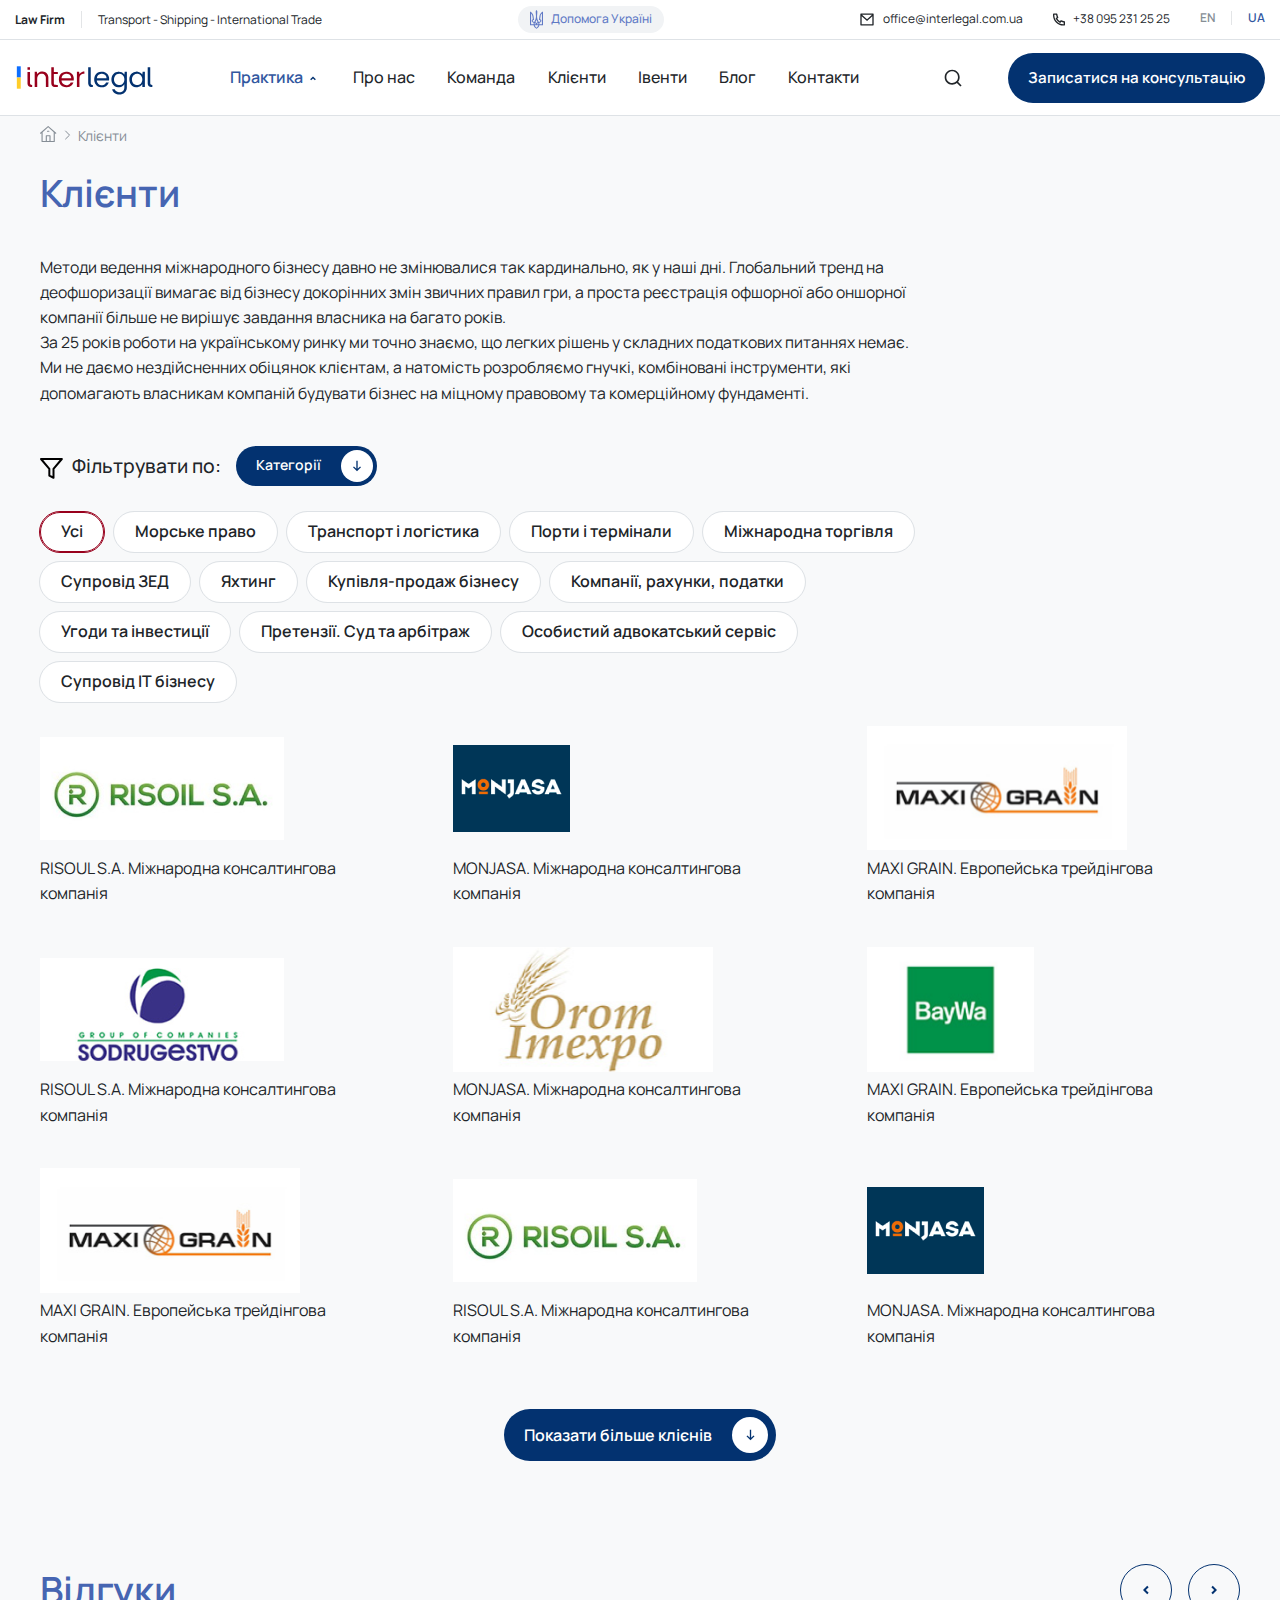
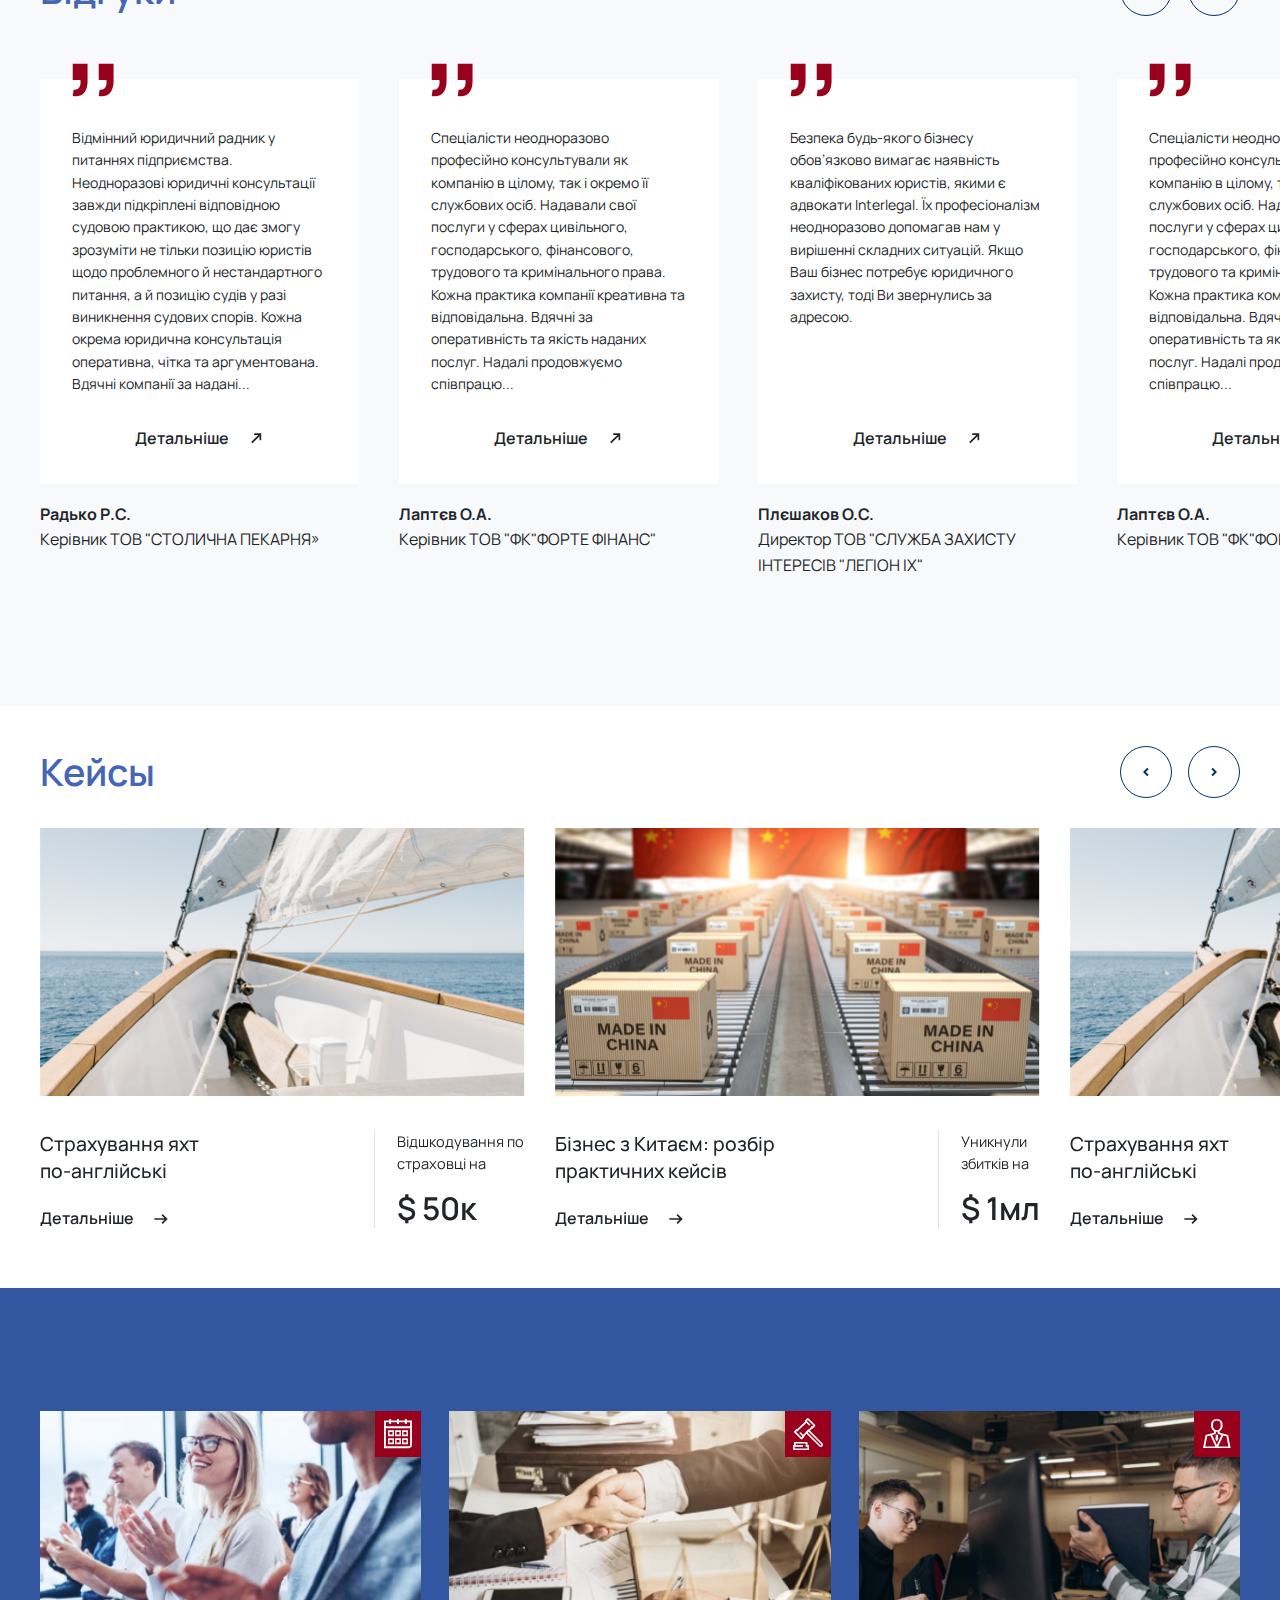
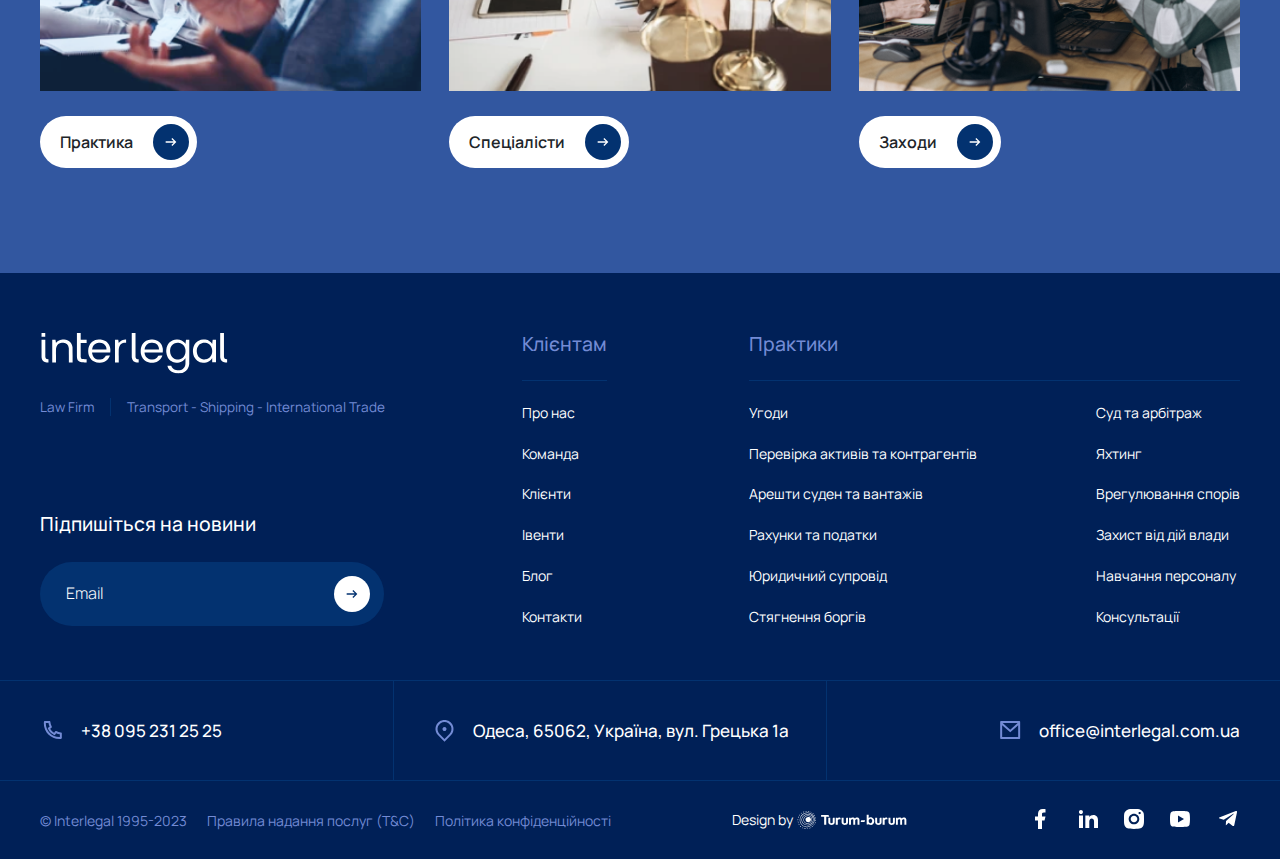
<file: clients.html>
<!DOCTYPE html>
<html lang="ru">

<head>
	<title>Клієнти</title>
	<meta charset="UTF-8">
	<meta name="format-detection" content="telephone=no">
	<!-- <style>body{opacity: 0;}</style> -->
	<link rel="stylesheet" href="css/style.min.css?_v=20230910145508">
	<link rel="shortcut icon" href="favicon.ico">
	<!-- <meta name="robots" content="noindex, nofollow"> -->
	<meta name="viewport" content="width=device-width, initial-scale=1.0">
	<script src="https://ajax.googleapis.com/ajax/libs/jquery/2.2.0/jquery.min.js?_v=20230910145508"></script>
</head>

<body>
	<div class="wrapper">
		<header class="header">
			<div class="header__top">
				<div class="header__container">
					<div class="header__top-content">

						<a class="tel-mb" href="#">
							<svg width="12" height="13" viewBox="0 0 12 13" fill="none" xmlns="http://www.w3.org/2000/svg">
								<path d="M4.244 5.62133C4.86956 6.72032 5.77968 7.63044 6.87867 8.256L7.468 7.43067C7.56277 7.29796 7.7029 7.20459 7.86187 7.16822C8.02084 7.13186 8.18762 7.15502 8.33067 7.23333C9.27355 7.74862 10.3148 8.05852 11.386 8.14267C11.5532 8.15592 11.7092 8.23169 11.823 8.35488C11.9368 8.47807 12 8.63963 12 8.80733V11.782C12 11.9471 11.9388 12.1063 11.8282 12.2288C11.7177 12.3513 11.5655 12.4285 11.4013 12.4453C11.048 12.482 10.692 12.5 10.3333 12.5C4.62667 12.5 0 7.87333 0 2.16667C0 1.808 0.018 1.452 0.0546667 1.09867C0.0715031 0.934465 0.148656 0.782347 0.271193 0.671756C0.39373 0.561165 0.552937 0.499964 0.718 0.5H3.69267C3.86037 0.499979 4.02193 0.563168 4.14512 0.676967C4.26831 0.790767 4.34408 0.946816 4.35733 1.114C4.44148 2.18519 4.75138 3.22645 5.26667 4.16933C5.34498 4.31238 5.36814 4.47916 5.33178 4.63813C5.29541 4.7971 5.20204 4.93723 5.06933 5.032L4.244 5.62133ZM2.56267 5.18333L3.82933 4.27867C3.46986 3.50273 3.22357 2.67923 3.098 1.83333H1.34C1.336 1.944 1.334 2.05533 1.334 2.16667C1.33333 7.13733 5.36267 11.1667 10.3333 11.1667C10.4447 11.1667 10.556 11.1647 10.6667 11.16V9.402C9.82077 9.27643 8.99727 9.03014 8.22133 8.67067L7.31667 9.93733C6.95244 9.79581 6.59867 9.62873 6.258 9.43733L6.21933 9.41533C4.91172 8.67115 3.82885 7.58828 3.08467 6.28067L3.06267 6.242C2.87127 5.90133 2.70419 5.54756 2.56267 5.18333Z" fill="#212529" />
							</svg>

							+38 095 231 25 25
						</a>

						<div data-da=".menu-mb__header , 991,98" class="header__top-info">
							<h5><b>Law Firm</b></h5>
							<p>Transport - Shipping - International Trade</p>
						</div>

						<div data-da=".menu-mb__main, 650" class="header__top-help">
							<a href="#" class="btn-help">
								<svg width="13" height="19" viewBox="0 0 13 19" fill="none" xmlns="http://www.w3.org/2000/svg">
									<path fill-rule="evenodd" clip-rule="evenodd" d="M5.85352 18.3398C4.72363 17.5898 3.90918 16.4658 3.63428 15.1621H0V1.43652C1.94434 2.29395 3.34937 4.16797 3.50195 6.11328L4.05176 9.96875L3.78711 9.94141C3.20679 9.94141 2.69775 10.4238 2.69775 10.8965C2.69775 11.3428 3.08447 11.7178 3.59351 11.8154L4.25537 11.9492C5.34448 10.1377 5.96558 8.3623 5.96558 6.62207C5.96558 5.76758 5.89624 4.91309 5.82642 4.05273C5.76807 3.33203 5.70923 2.60645 5.69067 1.87402C5.69067 1.16016 6.00635 0.508789 6.50513 0C6.69629 0.191406 6.85864 0.402344 6.98682 0.628906C7.07397 0.782227 7.14526 0.943359 7.19922 1.11035C7.27783 1.35352 7.31958 1.60938 7.31958 1.87402C7.31958 2.29785 7.30029 2.71973 7.27197 3.13965C7.24658 3.51953 7.21362 3.89746 7.18091 4.27441C7.11255 5.05957 7.04468 5.84082 7.04468 6.62207C7.04468 8.3623 7.66553 10.1377 8.75488 11.9492L9.4165 11.8154C9.7019 11.7607 9.94873 11.6162 10.1108 11.4229C10.2378 11.2705 10.3125 11.0889 10.3125 10.8965C10.3125 10.415 9.80347 9.94141 9.22314 9.94141L8.94824 9.97754L9.49805 6.12207C9.77295 4.17676 11.0557 2.29395 13 1.44531V15.1719H9.37598C9.10107 16.4658 8.32739 17.6348 7.15674 18.3486C6.88184 18.5186 6.64771 18.7236 6.49487 19C6.35229 18.7236 6.11816 18.5186 5.85352 18.3398ZM4.79492 13.0479C4.68286 13.4219 4.60132 13.7969 4.60132 14.208H5.96558C5.96558 13.6279 5.45654 13.1191 4.79492 13.0479ZM5.33447 12.1992C5.80273 12.2979 6.18945 12.5742 6.50513 12.8867C6.82056 12.5742 7.20752 12.2979 7.67578 12.1992C7.20752 11.4502 6.78003 10.665 6.50513 9.84375C6.23022 10.665 5.80273 11.4502 5.33447 12.1992ZM8.22559 13.0479C7.56372 13.1191 7.05493 13.6279 7.05493 14.208H8.41895C8.41895 14.0029 8.39868 13.8066 8.3645 13.6152C8.33008 13.4229 8.28174 13.2354 8.22559 13.0479ZM4.875 15.5557C4.82788 15.4297 4.7876 15.3018 4.75415 15.1719H5.96558H7.05493H8.26636C8.14111 15.6562 7.91821 16.1104 7.61694 16.5303C7.45215 16.7607 7.26367 16.9805 7.05493 17.1885L6.49487 17.7529L5.96558 17.1885C5.64355 16.8721 5.37012 16.5234 5.15649 16.1514C5.04614 15.959 4.95166 15.7598 4.875 15.5557ZM1.72046 10.4238C1.87305 9.91504 2.30078 9.46875 2.85034 9.19238L2.42285 6.01465C2.27026 5.02441 1.802 4.14062 1.09937 3.41797V10.415V11.3701V14.208H3.55298C3.55298 13.7256 3.63428 13.2881 3.74634 12.8418L3.2373 12.7354C2.49414 12.5303 1.91382 12.0215 1.72046 11.3701C1.62793 11.0615 1.62793 10.7314 1.72046 10.4238ZM11.9209 11.3701V14.208H9.46753C9.46753 13.7256 9.38599 13.2881 9.27417 12.8418L9.78296 12.7354C10.5161 12.5303 11.1064 12.0215 11.2998 11.3701C11.3162 11.2959 11.3286 11.2207 11.3372 11.1455C11.3486 11.0439 11.353 10.9414 11.3503 10.8398C11.3467 10.7002 11.3298 10.5605 11.2998 10.4238C11.238 10.2139 11.1309 10.0166 10.9888 9.83887C10.7805 9.57812 10.4968 9.35645 10.1699 9.19238L10.5974 6.01465C10.6655 5.41309 10.8799 4.84766 11.1951 4.33594C11.3989 4.00586 11.645 3.69824 11.9209 3.41797V10.4238V11.3701Z" fill="#6079C5" />
								</svg>

								Допомога Україні
							</a>
						</div>

						<div class="header__top-connection-language">
							<div data-da=".menu-mb__footer , 650,98" class="header__top-connection">
								<ul>
									<li>
										<a href="#">
											<svg width="16" height="17" viewBox="0 0 16 17" fill="none" xmlns="http://www.w3.org/2000/svg">
												<g clip-path="url(#clip0_1307_9257)">
													<path d="M2.00065 2.5H14.0007C14.1775 2.5 14.347 2.57024 14.4721 2.69526C14.5971 2.82029 14.6673 2.98986 14.6673 3.16667V13.8333C14.6673 14.0101 14.5971 14.1797 14.4721 14.3047C14.347 14.4298 14.1775 14.5 14.0007 14.5H2.00065C1.82384 14.5 1.65427 14.4298 1.52925 14.3047C1.40422 14.1797 1.33398 14.0101 1.33398 13.8333V3.16667C1.33398 2.98986 1.40422 2.82029 1.52925 2.69526C1.65427 2.57024 1.82384 2.5 2.00065 2.5ZM13.334 5.32533L8.04865 10.0587L2.66732 5.31067V13.1667H13.334V5.32533ZM3.00798 3.83333L8.04132 8.27467L13.002 3.83333H3.00798Z" fill="#212529" />
												</g>
												<defs>
													<clipPath id="clip0_1307_9257">
														<rect width="16" height="16" fill="white" transform="translate(0 0.5)" />
													</clipPath>
												</defs>
											</svg>

											office@interlegal.com.ua
										</a>

									</li>
									<li>
										<a href="#">
											<svg width="12" height="13" viewBox="0 0 12 13" fill="none" xmlns="http://www.w3.org/2000/svg">
												<path d="M4.244 5.62133C4.86956 6.72032 5.77968 7.63044 6.87867 8.256L7.468 7.43067C7.56277 7.29796 7.7029 7.20459 7.86187 7.16822C8.02084 7.13186 8.18762 7.15502 8.33067 7.23333C9.27355 7.74862 10.3148 8.05852 11.386 8.14267C11.5532 8.15592 11.7092 8.23169 11.823 8.35488C11.9368 8.47807 12 8.63963 12 8.80733V11.782C12 11.9471 11.9388 12.1063 11.8282 12.2288C11.7177 12.3513 11.5655 12.4285 11.4013 12.4453C11.048 12.482 10.692 12.5 10.3333 12.5C4.62667 12.5 0 7.87333 0 2.16667C0 1.808 0.018 1.452 0.0546667 1.09867C0.0715031 0.934465 0.148656 0.782347 0.271193 0.671756C0.39373 0.561165 0.552937 0.499964 0.718 0.5H3.69267C3.86037 0.499979 4.02193 0.563168 4.14512 0.676967C4.26831 0.790767 4.34408 0.946816 4.35733 1.114C4.44148 2.18519 4.75138 3.22645 5.26667 4.16933C5.34498 4.31238 5.36814 4.47916 5.33178 4.63813C5.29541 4.7971 5.20204 4.93723 5.06933 5.032L4.244 5.62133ZM2.56267 5.18333L3.82933 4.27867C3.46986 3.50273 3.22357 2.67923 3.098 1.83333H1.34C1.336 1.944 1.334 2.05533 1.334 2.16667C1.33333 7.13733 5.36267 11.1667 10.3333 11.1667C10.4447 11.1667 10.556 11.1647 10.6667 11.16V9.402C9.82077 9.27643 8.99727 9.03014 8.22133 8.67067L7.31667 9.93733C6.95244 9.79581 6.59867 9.62873 6.258 9.43733L6.21933 9.41533C4.91172 8.67115 3.82885 7.58828 3.08467 6.28067L3.06267 6.242C2.87127 5.90133 2.70419 5.54756 2.56267 5.18333Z" fill="#212529" />
											</svg>

											+38 095 231 25 25
										</a>

									</li>
								</ul>



							</div>
							<div data-da=".menu-mb__footer , 650,98" class="header__top-language">
								<nav class="cpel-switcher__nav">
									<ul class="cpel-switcher__list">
										<li class="cpel-switcher__lang ">
											<a href="#"><span>EN</span></a>
										</li>
										<li class="cpel-switcher__lang active">
											<a href="#"><span>UA</span></a>
										</li>
									</ul>
								</nav>
							</div>

						</div>




						<a class="btn-consultation btn-consultation-mb" href="#">Записатися на консультацію</a>


					</div>
				</div>
			</div>

			<div class="header__container">

				<div class="header__menu">
					<nav id="main-navigation" class="main-navigation">

						<div class="burger">
							<span></span>
						</div>

						<div class="menu-mb">
							<div class="menu-mb__wrap">
								<div class="menu-mb__header">
									<div class="menu-mb__header-logo">
										<div class="logo ">
											<a href="#">
												<svg width="140" height="38" viewBox="0 0 140 38" fill="none" xmlns="http://www.w3.org/2000/svg">
													<path d="M10.9336 9.8188V11.0918H12.216H13.4985V9.8188V8.5458H12.216H10.9336V9.8188Z" fill="#98001C" />
													<path d="M35.3848 16.6819C35.3848 22.0596 35.3905 24.8984 35.399 25.0526C35.4745 26.2619 35.798 27.1417 36.3822 27.7273C36.9194 28.2662 37.7502 28.6283 38.7262 28.7513C39.1466 28.8037 39.1979 28.8051 40.6471 28.8107L42.0962 28.8164V27.7202V26.624L40.8822 26.6184C39.5798 26.6141 39.5769 26.6127 39.2492 26.5363C38.4954 26.3623 38.1662 25.9663 38.018 25.0596C38.0066 24.9875 38.0009 23.6565 37.9967 20.1614L37.9924 15.3622L40.0443 15.3721L42.0962 15.382V14.3127V13.242H40.0443H37.9924V10.894V8.54601H36.6886H35.3848V16.6819Z" fill="#98001C" />
													<path d="M73.2754 16.5131C73.2768 21.0379 73.2825 24.6164 73.2896 24.8343C73.3025 25.2331 73.3267 25.492 73.3766 25.789C73.5362 26.7466 73.9109 27.4736 74.478 27.9277C74.8813 28.2502 75.3358 28.4722 75.9172 28.6306C76.4544 28.7763 76.9161 28.8301 77.6471 28.8301H78.0632V27.741V26.6518H77.9734C77.563 26.6518 77.0714 26.5656 76.7864 26.4439C76.2863 26.2303 76.0155 25.7989 75.9158 25.0662C75.8916 24.8866 75.8901 24.4623 75.8859 16.7253L75.883 8.57524H74.5792H73.2754V16.5131Z" fill="#033270" />
													<path d="M134.395 16.8517C134.398 24.5689 134.401 25.146 134.423 25.3497C134.529 26.2917 134.761 26.9636 135.169 27.4996C135.277 27.6425 135.509 27.8745 135.653 27.9834C136.222 28.4148 136.981 28.6906 137.896 28.7953C138.02 28.8094 138.281 28.8193 138.634 28.825L139.178 28.832V27.7443V26.6552L138.962 26.6453C137.709 26.5887 137.206 26.1941 137.031 25.129C137.007 24.9819 137.005 24.5689 137.003 16.7739L136.998 8.57437H135.694H134.391L134.395 16.8517Z" fill="#033270" />
													<path d="M25.4813 12.9619C24.357 13.0397 23.2142 13.4216 22.3393 14.0086C21.8121 14.3622 21.3875 14.7837 21.0198 15.3198C20.9415 15.4315 20.9386 15.4358 20.9301 15.3976C20.9258 15.3764 20.8517 14.8969 20.7648 14.3325C20.6793 13.7681 20.6052 13.2858 20.6009 13.2604L20.5923 13.2151H19.4609H18.3281V21.0157V28.8164H19.6319H20.9358L20.94 24.2223C20.9443 19.4089 20.9429 19.5716 21.0084 19.0921C21.1125 18.317 21.349 17.6154 21.6853 17.0765C21.8905 16.747 22.2382 16.3552 22.5317 16.1232C23.1743 15.6154 23.9295 15.324 24.8615 15.2208C25.1208 15.1925 25.8475 15.1967 26.1083 15.2293C27.1428 15.3537 27.9265 15.7116 28.5734 16.3552C29.2089 16.9846 29.588 17.7936 29.749 18.8545C29.8231 19.3481 29.8188 19.0582 29.8231 24.1247L29.8274 28.8164H31.1169H32.4065L32.4022 23.8475C32.3979 18.4259 32.4036 18.8347 32.3196 18.2293C32.1172 16.7569 31.5444 15.5419 30.6453 14.672C29.5637 13.6267 28.2172 13.068 26.5144 12.9605C26.255 12.9449 25.7235 12.9449 25.4813 12.9619Z" fill="#98001C" />
													<path d="M68.8569 12.9619C68.267 13.0058 67.6585 13.1302 67.1113 13.3198C65.9244 13.7314 65.0452 14.3721 64.4182 15.2788C64.3555 15.3679 64.3042 15.4344 64.3028 15.4273C64.2999 15.4202 64.2244 14.928 64.1332 14.3325C64.042 13.737 63.9651 13.242 63.9622 13.2321C63.9565 13.2179 63.7228 13.2151 62.8266 13.2179L61.6966 13.2222L61.6923 21.0186L61.6895 28.8164H62.9933H64.2971V24.5759C64.2971 20.3736 64.3042 19.747 64.347 19.3326C64.4538 18.2944 64.7559 17.4485 65.2489 16.7936C65.4 16.5928 65.7078 16.2788 65.9073 16.1189C66.2906 15.8134 66.6796 15.6041 67.1683 15.4428C67.7255 15.259 68.2741 15.1854 68.9965 15.1981L69.3699 15.2052V14.0751V12.9463L69.196 12.9478C69.0991 12.9492 68.9467 12.9562 68.8569 12.9619Z" fill="#98001C" />
													<path d="M104.317 12.9676C103.385 13.0044 102.545 13.1769 101.732 13.4994C100.002 14.1826 98.6837 15.4429 97.8986 17.1628C97.4697 18.1006 97.2389 19.0256 97.1391 20.194C97.112 20.5122 97.1163 21.4967 97.1462 21.8361C97.2602 23.119 97.5566 24.1587 98.101 25.1742C98.7308 26.3525 99.5017 27.2082 100.545 27.8871C101.579 28.5618 102.681 28.9267 103.987 29.0272C104.225 29.0456 104.931 29.0456 105.186 29.0272C106.571 28.9253 107.621 28.542 108.72 27.733C109.394 27.2365 109.954 26.6325 110.338 25.9861L110.401 25.88L110.405 27.5986C110.41 29.3341 110.404 29.6467 110.357 30.0244C110.257 30.8362 110.023 31.5378 109.664 32.1121C109.352 32.61 108.831 33.1361 108.326 33.4629C107.728 33.8504 107.065 34.081 106.254 34.1856C105.969 34.2224 105.07 34.2224 104.758 34.1856C103.554 34.0428 102.588 33.6538 101.787 32.9862C101.202 32.4982 100.778 31.8815 100.553 31.1884L100.513 31.064H99.2181H97.9243L97.9342 31.1177C98.0582 31.8278 98.2221 32.3426 98.4985 32.8928C98.9602 33.8108 99.6413 34.5492 100.597 35.1701C101.539 35.7797 102.599 36.1602 103.866 36.3398C104.82 36.4756 105.85 36.4869 106.753 36.3752C108.869 36.1107 110.642 35.0923 111.75 33.5025C112.55 32.3568 112.986 30.972 113.027 29.4444C113.033 29.2577 113.036 25.5193 113.033 21.1374L113.03 13.1713H111.904C111.284 13.1713 110.779 13.1727 110.779 13.1755C110.779 13.1812 110.438 16.0129 110.434 16.0482C110.431 16.0666 110.395 16.0185 110.331 15.9139C109.767 14.9832 108.863 14.1925 107.742 13.6451C106.843 13.2066 105.885 12.9916 104.723 12.969C104.562 12.9662 104.379 12.9647 104.317 12.9676ZM105.599 15.2378C106.529 15.3127 107.468 15.6649 108.222 16.2194C109.375 17.068 110.14 18.4075 110.358 19.9606C110.421 20.4104 110.444 21.1614 110.407 21.6169C110.338 22.4783 110.154 23.1756 109.817 23.8574C109.499 24.4953 109.203 24.9083 108.74 25.3567C107.939 26.1304 106.938 26.6014 105.763 26.7598C105.522 26.7923 104.706 26.7966 104.466 26.7669C103.776 26.682 103.228 26.5165 102.648 26.2209C101.673 25.7216 100.934 24.9621 100.415 23.9281C99.922 22.9436 99.6997 21.7343 99.7781 20.4698C99.8536 19.2633 100.18 18.2859 100.815 17.3651C101.286 16.6833 101.923 16.1303 102.649 15.7752C103.57 15.324 104.526 15.1501 105.599 15.2378Z" fill="#033270" />
													<path d="M122.641 12.9732C121.546 13.0269 120.532 13.2914 119.573 13.7723C119.075 14.0227 118.652 14.2985 118.225 14.6549C118.038 14.8091 117.573 15.2745 117.417 15.4626C116.325 16.7738 115.71 18.3877 115.581 20.2774C115.561 20.5631 115.561 21.3863 115.581 21.6649C115.654 22.713 115.862 23.6395 116.215 24.4797C116.327 24.7456 116.557 25.2081 116.714 25.4769C117.207 26.3255 117.838 27.0441 118.591 27.6098C119.707 28.4486 121.009 28.9295 122.441 29.0285C122.753 29.0497 123.577 29.037 123.86 29.0073C124.962 28.8899 125.849 28.5971 126.72 28.0653C127.618 27.5165 128.299 26.846 128.805 26.0115L128.876 25.8941V27.3397V28.7867H130.187H131.498V20.9931V13.1995H130.358C129.402 13.1995 129.218 13.2023 129.218 13.2193C129.218 13.2433 128.893 15.9463 128.882 16.0185L128.873 16.0722L128.799 15.9463C128.44 15.3452 127.92 14.778 127.293 14.3098C126.318 13.5814 125.325 13.1839 124.102 13.0312C123.656 12.976 123.074 12.952 122.641 12.9732ZM124.105 15.2448C124.886 15.3212 125.603 15.5574 126.278 15.9605C127.341 16.5942 128.145 17.6253 128.553 18.8785C128.858 19.8134 128.95 20.8827 128.818 21.9407C128.728 22.6635 128.531 23.3184 128.222 23.9351C127.936 24.5023 127.658 24.8913 127.246 25.3015C126.522 26.0186 125.594 26.5052 124.578 26.6989C124.188 26.7739 124.058 26.7838 123.533 26.7838C123.144 26.7838 123.002 26.7796 122.857 26.7598C121.216 26.5391 119.917 25.7046 119.085 24.3382C118.609 23.556 118.33 22.6593 118.239 21.6239C118.213 21.3283 118.209 20.655 118.232 20.3608C118.276 19.7851 118.391 19.208 118.554 18.7427C118.753 18.1698 119.1 17.5461 119.476 17.0779C119.654 16.8572 120.024 16.4867 120.234 16.3197C121.283 15.4895 122.673 15.1033 124.105 15.2448Z" fill="#033270" />
													<path d="M50.4684 12.9957C48.7399 13.1032 47.3934 13.5501 46.1978 14.4143C45.8074 14.6958 45.3172 15.1456 45.0337 15.4837C43.9464 16.7793 43.3366 18.396 43.2083 20.314C43.1884 20.6096 43.1884 21.4144 43.2083 21.6931C43.3223 23.3168 43.7441 24.6252 44.5421 25.8346C44.8213 26.2575 45.0522 26.5418 45.4027 26.8968C45.9698 27.4697 46.5555 27.8883 47.3193 28.2632C48.4777 28.8318 49.7516 29.0963 51.1666 29.0637C53.3681 29.0128 55.0695 28.3466 56.4175 27.0043C57.157 26.2688 57.6971 25.4017 58.0391 24.4003C58.0775 24.2886 58.1132 24.1797 58.1189 24.157L58.1274 24.1188L56.7153 24.1217L55.3032 24.1259L55.2547 24.2461C55.1863 24.4173 55.0282 24.7242 54.9213 24.8911C54.3841 25.7455 53.5206 26.3961 52.5616 26.6705C52.0016 26.8303 51.5214 26.8855 50.8189 26.8728C50.3572 26.8643 50.1321 26.8416 49.7588 26.7638C48.6245 26.5305 47.59 25.8926 46.8932 24.9972C46.4016 24.3678 46.0682 23.5587 45.9299 22.662C45.9057 22.5035 45.8587 22.0764 45.8587 22.0085C45.8587 21.9844 46.0511 21.983 52.1341 21.983H58.4081L58.4252 21.8515C58.5264 21.0665 58.5406 20.222 58.4623 19.4795C58.2955 17.9024 57.6615 16.4412 56.6583 15.3252C56.2992 14.9264 55.8817 14.5699 55.4001 14.2531C55.1023 14.0579 54.9455 13.9674 54.6221 13.8061C53.76 13.3776 52.8523 13.1244 51.8007 13.0225C51.577 12.9999 50.6835 12.9829 50.4684 12.9957ZM51.3034 15.1654C52.0985 15.2262 52.7753 15.4101 53.4451 15.7496C53.8597 15.9589 54.1704 16.1852 54.5166 16.5289C54.8843 16.8953 55.1222 17.2206 55.3345 17.6463C55.5169 18.0155 55.6224 18.3168 55.7036 18.7043C55.772 19.0339 55.819 19.4597 55.819 19.751V19.8614H50.8588H45.9L45.9072 19.8005C45.9114 19.768 45.9257 19.6633 45.9371 19.5686C46.0724 18.478 46.4757 17.5233 47.1098 16.792C47.9491 15.8231 49.1361 15.2503 50.4826 15.1612C50.655 15.1499 51.1267 15.1527 51.3034 15.1654Z" fill="#98001C" />
													<path d="M86.6336 13.0026C85.3811 13.0775 84.1855 13.4043 83.228 13.9347C82.2163 14.4948 81.4425 15.2006 80.817 16.1342C79.8908 17.5189 79.4234 19.2657 79.4633 21.2049C79.479 21.9348 79.5402 22.4893 79.6799 23.1357C80.0147 24.6816 80.8213 26.1315 81.8942 27.1145C82.9857 28.1131 84.4135 28.7708 85.9567 28.983C86.9442 29.1188 88.107 29.0876 89.0702 28.8981C90.0235 28.71 90.8443 28.3832 91.5995 27.8896C92.7936 27.1102 93.6699 26.0466 94.1843 24.7524C94.2613 24.5586 94.3924 24.1724 94.3924 24.1413C94.3924 24.1201 94.2556 24.1187 92.9874 24.1215L91.581 24.1258L91.4798 24.3521C91.1435 25.0989 90.6562 25.6703 89.9622 26.1329C89.3524 26.5388 88.7111 26.7595 87.8733 26.8514C87.604 26.8811 86.7433 26.8769 86.4911 26.8443C85.8442 26.7609 85.3112 26.601 84.7712 26.3295C83.8621 25.8712 83.124 25.1413 82.6808 24.2601C82.3787 23.6576 82.2049 23.0296 82.1308 22.2601C82.1194 22.1356 82.1094 22.0239 82.1094 22.0083C82.1094 21.9843 82.3018 21.9829 88.3848 21.9829H94.6588L94.6902 21.7594C94.7614 21.2375 94.7685 21.1031 94.7685 20.427C94.7685 19.7368 94.76 19.5925 94.683 19.0974C94.4422 17.5387 93.7383 16.1172 92.6981 15.0832C91.8745 14.2657 90.8058 13.6518 89.6046 13.3053C89.0317 13.1412 88.4333 13.0408 87.7806 13.0012C87.5099 12.9856 86.9243 12.9856 86.6336 13.0026ZM87.5669 15.1653C88.268 15.2176 88.8935 15.3718 89.4991 15.6419C90.6519 16.1554 91.5339 17.1554 91.883 18.3393C92.0084 18.7636 92.084 19.2686 92.084 19.6802V19.8612H87.1323H82.1806V19.8202C82.1806 19.7962 82.1906 19.7028 82.202 19.6109C82.3702 18.328 82.8318 17.3237 83.6099 16.5472C84.4221 15.7367 85.4879 15.2586 86.6891 15.1667C86.9043 15.1497 87.3489 15.1497 87.5669 15.1653Z" fill="#033270" />
													<path d="M10.9379 19.1855C10.9421 24.6877 10.9436 25.1474 10.9664 25.3497C11.0704 26.2903 11.3041 26.9636 11.7116 27.4996C11.8199 27.6425 12.0522 27.8745 12.1961 27.9834C12.7646 28.4148 13.5241 28.6906 14.4389 28.7953C14.5629 28.8094 14.8237 28.8193 15.1771 28.825L15.7214 28.832V27.7443V26.6552L15.5048 26.6453C14.2523 26.5887 13.7493 26.1927 13.574 25.129C13.5512 24.9833 13.5484 24.6566 13.5455 19.1077L13.5412 13.242H12.2374H10.9336L10.9379 19.1855Z" fill="#98001C" />
													<rect y="7.5" width="4" height="11.5" fill="#0D6EFF" />
													<rect y="19" width="4" height="11.5" fill="#FFCD29" />
												</svg>
											</a>

										</div>

										<button name="close-menu" class="btn-close-menu">
											<svg width="14" height="14" viewBox="0 0 14 14" fill="none" xmlns="http://www.w3.org/2000/svg">
												<path d="M7.0007 5.80134L11.9504 0.851562L13.3646 2.26577L8.4149 7.21554L13.3646 12.1652L11.9504 13.5794L7.0007 8.62974L2.05093 13.5794L0.636719 12.1652L5.5865 7.21554L0.636719 2.26577L2.05093 0.851562L7.0007 5.80134Z" fill="#033270" />
											</svg>
										</button>
									</div>

								</div>
								<div class="menu-mb__main"></div>
								<div class="menu-mb__footer"></div>
							</div>

						</div>

						<div class="menu-main-menu-container">

							<div data-da=".block-menu, 767.98" class="block-logo-mb">

								<div class="logo">
									<a href="#">
										<svg width="140" height="38" viewBox="0 0 140 38" fill="none" xmlns="http://www.w3.org/2000/svg">
											<path d="M10.9336 9.8188V11.0918H12.216H13.4985V9.8188V8.5458H12.216H10.9336V9.8188Z" fill="#98001C" />
											<path d="M35.3848 16.6819C35.3848 22.0596 35.3905 24.8984 35.399 25.0526C35.4745 26.2619 35.798 27.1417 36.3822 27.7273C36.9194 28.2662 37.7502 28.6283 38.7262 28.7513C39.1466 28.8037 39.1979 28.8051 40.6471 28.8107L42.0962 28.8164V27.7202V26.624L40.8822 26.6184C39.5798 26.6141 39.5769 26.6127 39.2492 26.5363C38.4954 26.3623 38.1662 25.9663 38.018 25.0596C38.0066 24.9875 38.0009 23.6565 37.9967 20.1614L37.9924 15.3622L40.0443 15.3721L42.0962 15.382V14.3127V13.242H40.0443H37.9924V10.894V8.54601H36.6886H35.3848V16.6819Z" fill="#98001C" />
											<path d="M73.2754 16.5131C73.2768 21.0379 73.2825 24.6164 73.2896 24.8343C73.3025 25.2331 73.3267 25.492 73.3766 25.789C73.5362 26.7466 73.9109 27.4736 74.478 27.9277C74.8813 28.2502 75.3358 28.4722 75.9172 28.6306C76.4544 28.7763 76.9161 28.8301 77.6471 28.8301H78.0632V27.741V26.6518H77.9734C77.563 26.6518 77.0714 26.5656 76.7864 26.4439C76.2863 26.2303 76.0155 25.7989 75.9158 25.0662C75.8916 24.8866 75.8901 24.4623 75.8859 16.7253L75.883 8.57524H74.5792H73.2754V16.5131Z" fill="#033270" />
											<path d="M134.395 16.8517C134.398 24.5689 134.401 25.146 134.423 25.3497C134.529 26.2917 134.761 26.9636 135.169 27.4996C135.277 27.6425 135.509 27.8745 135.653 27.9834C136.222 28.4148 136.981 28.6906 137.896 28.7953C138.02 28.8094 138.281 28.8193 138.634 28.825L139.178 28.832V27.7443V26.6552L138.962 26.6453C137.709 26.5887 137.206 26.1941 137.031 25.129C137.007 24.9819 137.005 24.5689 137.003 16.7739L136.998 8.57437H135.694H134.391L134.395 16.8517Z" fill="#033270" />
											<path d="M25.4813 12.9619C24.357 13.0397 23.2142 13.4216 22.3393 14.0086C21.8121 14.3622 21.3875 14.7837 21.0198 15.3198C20.9415 15.4315 20.9386 15.4358 20.9301 15.3976C20.9258 15.3764 20.8517 14.8969 20.7648 14.3325C20.6793 13.7681 20.6052 13.2858 20.6009 13.2604L20.5923 13.2151H19.4609H18.3281V21.0157V28.8164H19.6319H20.9358L20.94 24.2223C20.9443 19.4089 20.9429 19.5716 21.0084 19.0921C21.1125 18.317 21.349 17.6154 21.6853 17.0765C21.8905 16.747 22.2382 16.3552 22.5317 16.1232C23.1743 15.6154 23.9295 15.324 24.8615 15.2208C25.1208 15.1925 25.8475 15.1967 26.1083 15.2293C27.1428 15.3537 27.9265 15.7116 28.5734 16.3552C29.2089 16.9846 29.588 17.7936 29.749 18.8545C29.8231 19.3481 29.8188 19.0582 29.8231 24.1247L29.8274 28.8164H31.1169H32.4065L32.4022 23.8475C32.3979 18.4259 32.4036 18.8347 32.3196 18.2293C32.1172 16.7569 31.5444 15.5419 30.6453 14.672C29.5637 13.6267 28.2172 13.068 26.5144 12.9605C26.255 12.9449 25.7235 12.9449 25.4813 12.9619Z" fill="#98001C" />
											<path d="M68.8569 12.9619C68.267 13.0058 67.6585 13.1302 67.1113 13.3198C65.9244 13.7314 65.0452 14.3721 64.4182 15.2788C64.3555 15.3679 64.3042 15.4344 64.3028 15.4273C64.2999 15.4202 64.2244 14.928 64.1332 14.3325C64.042 13.737 63.9651 13.242 63.9622 13.2321C63.9565 13.2179 63.7228 13.2151 62.8266 13.2179L61.6966 13.2222L61.6923 21.0186L61.6895 28.8164H62.9933H64.2971V24.5759C64.2971 20.3736 64.3042 19.747 64.347 19.3326C64.4538 18.2944 64.7559 17.4485 65.2489 16.7936C65.4 16.5928 65.7078 16.2788 65.9073 16.1189C66.2906 15.8134 66.6796 15.6041 67.1683 15.4428C67.7255 15.259 68.2741 15.1854 68.9965 15.1981L69.3699 15.2052V14.0751V12.9463L69.196 12.9478C69.0991 12.9492 68.9467 12.9562 68.8569 12.9619Z" fill="#98001C" />
											<path d="M104.317 12.9676C103.385 13.0044 102.545 13.1769 101.732 13.4994C100.002 14.1826 98.6837 15.4429 97.8986 17.1628C97.4697 18.1006 97.2389 19.0256 97.1391 20.194C97.112 20.5122 97.1163 21.4967 97.1462 21.8361C97.2602 23.119 97.5566 24.1587 98.101 25.1742C98.7308 26.3525 99.5017 27.2082 100.545 27.8871C101.579 28.5618 102.681 28.9267 103.987 29.0272C104.225 29.0456 104.931 29.0456 105.186 29.0272C106.571 28.9253 107.621 28.542 108.72 27.733C109.394 27.2365 109.954 26.6325 110.338 25.9861L110.401 25.88L110.405 27.5986C110.41 29.3341 110.404 29.6467 110.357 30.0244C110.257 30.8362 110.023 31.5378 109.664 32.1121C109.352 32.61 108.831 33.1361 108.326 33.4629C107.728 33.8504 107.065 34.081 106.254 34.1856C105.969 34.2224 105.07 34.2224 104.758 34.1856C103.554 34.0428 102.588 33.6538 101.787 32.9862C101.202 32.4982 100.778 31.8815 100.553 31.1884L100.513 31.064H99.2181H97.9243L97.9342 31.1177C98.0582 31.8278 98.2221 32.3426 98.4985 32.8928C98.9602 33.8108 99.6413 34.5492 100.597 35.1701C101.539 35.7797 102.599 36.1602 103.866 36.3398C104.82 36.4756 105.85 36.4869 106.753 36.3752C108.869 36.1107 110.642 35.0923 111.75 33.5025C112.55 32.3568 112.986 30.972 113.027 29.4444C113.033 29.2577 113.036 25.5193 113.033 21.1374L113.03 13.1713H111.904C111.284 13.1713 110.779 13.1727 110.779 13.1755C110.779 13.1812 110.438 16.0129 110.434 16.0482C110.431 16.0666 110.395 16.0185 110.331 15.9139C109.767 14.9832 108.863 14.1925 107.742 13.6451C106.843 13.2066 105.885 12.9916 104.723 12.969C104.562 12.9662 104.379 12.9647 104.317 12.9676ZM105.599 15.2378C106.529 15.3127 107.468 15.6649 108.222 16.2194C109.375 17.068 110.14 18.4075 110.358 19.9606C110.421 20.4104 110.444 21.1614 110.407 21.6169C110.338 22.4783 110.154 23.1756 109.817 23.8574C109.499 24.4953 109.203 24.9083 108.74 25.3567C107.939 26.1304 106.938 26.6014 105.763 26.7598C105.522 26.7923 104.706 26.7966 104.466 26.7669C103.776 26.682 103.228 26.5165 102.648 26.2209C101.673 25.7216 100.934 24.9621 100.415 23.9281C99.922 22.9436 99.6997 21.7343 99.7781 20.4698C99.8536 19.2633 100.18 18.2859 100.815 17.3651C101.286 16.6833 101.923 16.1303 102.649 15.7752C103.57 15.324 104.526 15.1501 105.599 15.2378Z" fill="#033270" />
											<path d="M122.641 12.9732C121.546 13.0269 120.532 13.2914 119.573 13.7723C119.075 14.0227 118.652 14.2985 118.225 14.6549C118.038 14.8091 117.573 15.2745 117.417 15.4626C116.325 16.7738 115.71 18.3877 115.581 20.2774C115.561 20.5631 115.561 21.3863 115.581 21.6649C115.654 22.713 115.862 23.6395 116.215 24.4797C116.327 24.7456 116.557 25.2081 116.714 25.4769C117.207 26.3255 117.838 27.0441 118.591 27.6098C119.707 28.4486 121.009 28.9295 122.441 29.0285C122.753 29.0497 123.577 29.037 123.86 29.0073C124.962 28.8899 125.849 28.5971 126.72 28.0653C127.618 27.5165 128.299 26.846 128.805 26.0115L128.876 25.8941V27.3397V28.7867H130.187H131.498V20.9931V13.1995H130.358C129.402 13.1995 129.218 13.2023 129.218 13.2193C129.218 13.2433 128.893 15.9463 128.882 16.0185L128.873 16.0722L128.799 15.9463C128.44 15.3452 127.92 14.778 127.293 14.3098C126.318 13.5814 125.325 13.1839 124.102 13.0312C123.656 12.976 123.074 12.952 122.641 12.9732ZM124.105 15.2448C124.886 15.3212 125.603 15.5574 126.278 15.9605C127.341 16.5942 128.145 17.6253 128.553 18.8785C128.858 19.8134 128.95 20.8827 128.818 21.9407C128.728 22.6635 128.531 23.3184 128.222 23.9351C127.936 24.5023 127.658 24.8913 127.246 25.3015C126.522 26.0186 125.594 26.5052 124.578 26.6989C124.188 26.7739 124.058 26.7838 123.533 26.7838C123.144 26.7838 123.002 26.7796 122.857 26.7598C121.216 26.5391 119.917 25.7046 119.085 24.3382C118.609 23.556 118.33 22.6593 118.239 21.6239C118.213 21.3283 118.209 20.655 118.232 20.3608C118.276 19.7851 118.391 19.208 118.554 18.7427C118.753 18.1698 119.1 17.5461 119.476 17.0779C119.654 16.8572 120.024 16.4867 120.234 16.3197C121.283 15.4895 122.673 15.1033 124.105 15.2448Z" fill="#033270" />
											<path d="M50.4684 12.9957C48.7399 13.1032 47.3934 13.5501 46.1978 14.4143C45.8074 14.6958 45.3172 15.1456 45.0337 15.4837C43.9464 16.7793 43.3366 18.396 43.2083 20.314C43.1884 20.6096 43.1884 21.4144 43.2083 21.6931C43.3223 23.3168 43.7441 24.6252 44.5421 25.8346C44.8213 26.2575 45.0522 26.5418 45.4027 26.8968C45.9698 27.4697 46.5555 27.8883 47.3193 28.2632C48.4777 28.8318 49.7516 29.0963 51.1666 29.0637C53.3681 29.0128 55.0695 28.3466 56.4175 27.0043C57.157 26.2688 57.6971 25.4017 58.0391 24.4003C58.0775 24.2886 58.1132 24.1797 58.1189 24.157L58.1274 24.1188L56.7153 24.1217L55.3032 24.1259L55.2547 24.2461C55.1863 24.4173 55.0282 24.7242 54.9213 24.8911C54.3841 25.7455 53.5206 26.3961 52.5616 26.6705C52.0016 26.8303 51.5214 26.8855 50.8189 26.8728C50.3572 26.8643 50.1321 26.8416 49.7588 26.7638C48.6245 26.5305 47.59 25.8926 46.8932 24.9972C46.4016 24.3678 46.0682 23.5587 45.9299 22.662C45.9057 22.5035 45.8587 22.0764 45.8587 22.0085C45.8587 21.9844 46.0511 21.983 52.1341 21.983H58.4081L58.4252 21.8515C58.5264 21.0665 58.5406 20.222 58.4623 19.4795C58.2955 17.9024 57.6615 16.4412 56.6583 15.3252C56.2992 14.9264 55.8817 14.5699 55.4001 14.2531C55.1023 14.0579 54.9455 13.9674 54.6221 13.8061C53.76 13.3776 52.8523 13.1244 51.8007 13.0225C51.577 12.9999 50.6835 12.9829 50.4684 12.9957ZM51.3034 15.1654C52.0985 15.2262 52.7753 15.4101 53.4451 15.7496C53.8597 15.9589 54.1704 16.1852 54.5166 16.5289C54.8843 16.8953 55.1222 17.2206 55.3345 17.6463C55.5169 18.0155 55.6224 18.3168 55.7036 18.7043C55.772 19.0339 55.819 19.4597 55.819 19.751V19.8614H50.8588H45.9L45.9072 19.8005C45.9114 19.768 45.9257 19.6633 45.9371 19.5686C46.0724 18.478 46.4757 17.5233 47.1098 16.792C47.9491 15.8231 49.1361 15.2503 50.4826 15.1612C50.655 15.1499 51.1267 15.1527 51.3034 15.1654Z" fill="#98001C" />
											<path d="M86.6336 13.0026C85.3811 13.0775 84.1855 13.4043 83.228 13.9347C82.2163 14.4948 81.4425 15.2006 80.817 16.1342C79.8908 17.5189 79.4234 19.2657 79.4633 21.2049C79.479 21.9348 79.5402 22.4893 79.6799 23.1357C80.0147 24.6816 80.8213 26.1315 81.8942 27.1145C82.9857 28.1131 84.4135 28.7708 85.9567 28.983C86.9442 29.1188 88.107 29.0876 89.0702 28.8981C90.0235 28.71 90.8443 28.3832 91.5995 27.8896C92.7936 27.1102 93.6699 26.0466 94.1843 24.7524C94.2613 24.5586 94.3924 24.1724 94.3924 24.1413C94.3924 24.1201 94.2556 24.1187 92.9874 24.1215L91.581 24.1258L91.4798 24.3521C91.1435 25.0989 90.6562 25.6703 89.9622 26.1329C89.3524 26.5388 88.7111 26.7595 87.8733 26.8514C87.604 26.8811 86.7433 26.8769 86.4911 26.8443C85.8442 26.7609 85.3112 26.601 84.7712 26.3295C83.8621 25.8712 83.124 25.1413 82.6808 24.2601C82.3787 23.6576 82.2049 23.0296 82.1308 22.2601C82.1194 22.1356 82.1094 22.0239 82.1094 22.0083C82.1094 21.9843 82.3018 21.9829 88.3848 21.9829H94.6588L94.6902 21.7594C94.7614 21.2375 94.7685 21.1031 94.7685 20.427C94.7685 19.7368 94.76 19.5925 94.683 19.0974C94.4422 17.5387 93.7383 16.1172 92.6981 15.0832C91.8745 14.2657 90.8058 13.6518 89.6046 13.3053C89.0317 13.1412 88.4333 13.0408 87.7806 13.0012C87.5099 12.9856 86.9243 12.9856 86.6336 13.0026ZM87.5669 15.1653C88.268 15.2176 88.8935 15.3718 89.4991 15.6419C90.6519 16.1554 91.5339 17.1554 91.883 18.3393C92.0084 18.7636 92.084 19.2686 92.084 19.6802V19.8612H87.1323H82.1806V19.8202C82.1806 19.7962 82.1906 19.7028 82.202 19.6109C82.3702 18.328 82.8318 17.3237 83.6099 16.5472C84.4221 15.7367 85.4879 15.2586 86.6891 15.1667C86.9043 15.1497 87.3489 15.1497 87.5669 15.1653Z" fill="#033270" />
											<path d="M10.9379 19.1855C10.9421 24.6877 10.9436 25.1474 10.9664 25.3497C11.0704 26.2903 11.3041 26.9636 11.7116 27.4996C11.8199 27.6425 12.0522 27.8745 12.1961 27.9834C12.7646 28.4148 13.5241 28.6906 14.4389 28.7953C14.5629 28.8094 14.8237 28.8193 15.1771 28.825L15.7214 28.832V27.7443V26.6552L15.5048 26.6453C14.2523 26.5887 13.7493 26.1927 13.574 25.129C13.5512 24.9833 13.5484 24.6566 13.5455 19.1077L13.5412 13.242H12.2374H10.9336L10.9379 19.1855Z" fill="#98001C" />
											<rect y="7.5" width="4" height="11.5" fill="#0D6EFF" />
											<rect y="19" width="4" height="11.5" fill="#FFCD29" />
										</svg>
									</a>

								</div>

							</div>

							<div class="block-menu">
								<div data-da=".menu-mb__main , 991.98" class="nav-menu__wrap">
									<ul class="menu nav-menu">
										<li class="menu-item-has-children">
											<a>

												Практика

											</a>



											<div class="sub-menu-wrap">

												<ul class="sub-menu">
													<li class="menu-item">


														<a>Угоди </a>


														<div class="sub-menu-wrap">
															<ul class="sub-menu">
																<li>
																	<a href="#">Оформление угоди</a>
																</li>
																<li>
																	<a href="#">Складання проектів договорів</a>
																</li>
																<li>
																	<a href="#">Due diligence</a>
																</li>
																<li>
																	<a href="#">Бізнес-консалтинг</a>
																</li>
																<li>
																	<a href="#">Всі практики</a>
																</li>
															</ul>
														</div>


													</li>



													<li class="menu-item">


														<a>Перевірка активів та контрагентів
														</a>


														<div class="sub-menu-wrap">
															<ul class="sub-menu">
																<li>
																	<a href="#">Пункт 1</a>
																</li>
																<li>
																	<a href="#">Пункт 2</a>
																</li>
																<li>
																	<a href="#">Пункт 3</a>
																</li>
																<li>
																	<a href="#">Пункт 4</a>
																</li>
																<li>
																	<a href="#">Пункт 5</a>
																</li>
															</ul>
														</div>
													</li>

													<li class="menu-item">


														<a>Арешти суден та вантажів </a>

														<div class="sub-menu-wrap">
															<ul class="sub-menu">
																<li>
																	<a href="#">Пункт 1</a>
																</li>
																<li>
																	<a href="#">Пункт 2</a>
																</li>
																<li>
																	<a href="#">Пункт 3</a>
																</li>
																<li>
																	<a href="#">Пункт 4</a>
																</li>
																<li>
																	<a href="#">Пункт 5</a>
																</li>
															</ul>
														</div>
													</li>

													<li class="menu-item">

														<a>Рахунки та податки

														</a>

														<div class="sub-menu-wrap">
															<ul class="sub-menu">
																<li>
																	<a href="#">Пункт 1</a>
																</li>
																<li>
																	<a href="#">Пункт 2</a>
																</li>
																<li>
																	<a href="#">Пункт 3</a>
																</li>
																<li>
																	<a href="#">Пункт 4</a>
																</li>
																<li>
																	<a href="#">Пункт 5</a>
																</li>
															</ul>
														</div>
													</li>

													<li class="menu-item">

														<a>Юридичний супровід

														</a>

														<div class="sub-menu-wrap">
															<ul class="sub-menu">
																<li>
																	<a href="#">Пункт 1</a>
																</li>
																<li>
																	<a href="#">Пункт 2</a>
																</li>
																<li>
																	<a href="#">Пункт 3</a>
																</li>
																<li>
																	<a href="#">Пункт 4</a>
																</li>
																<li>
																	<a href="#">Пункт 5</a>
																</li>
															</ul>
														</div>
													</li>

													<li class="menu-item">

														<a>Стягнення боргів

														</a>

														<div class="sub-menu-wrap">
															<ul class="sub-menu">
																<li>
																	<a href="#">Пункт 1</a>
																</li>
																<li>
																	<a href="#">Пункт 2</a>
																</li>
																<li>
																	<a href="#">Пункт 3</a>
																</li>
																<li>
																	<a href="#">Пункт 4</a>
																</li>
																<li>
																	<a href="#">Пункт 5</a>
																</li>
															</ul>
														</div>
													</li>

													<li class="menu-item">

														<a>Суд та арбітраж

														</a>

														<div class="sub-menu-wrap">
															<ul class="sub-menu">
																<li>
																	<a href="#">Пункт 1</a>
																</li>
																<li>
																	<a href="#">Пункт 2</a>
																</li>
																<li>
																	<a href="#">Пункт 3</a>
																</li>
																<li>
																	<a href="#">Пункт 4</a>
																</li>
																<li>
																	<a href="#">Пункт 5</a>
																</li>
															</ul>
														</div>
													</li>

													<li class="menu-item">

														<a>Яхтинг

														</a>

														<div class="sub-menu-wrap">
															<ul class="sub-menu">
																<li>
																	<a href="#">Пункт 1</a>
																</li>
																<li>
																	<a href="#">Пункт 2</a>
																</li>
																<li>
																	<a href="#">Пункт 3</a>
																</li>
																<li>
																	<a href="#">Пункт 4</a>
																</li>
																<li>
																	<a href="#">Пункт 5</a>
																</li>
															</ul>
														</div>
													</li>

													<li class="menu-item">

														<a>Врегулювання спорів

														</a>

														<div class="sub-menu-wrap">
															<ul class="sub-menu">
																<li>
																	<a href="#">Пункт 1</a>
																</li>
																<li>
																	<a href="#">Пункт 2</a>
																</li>
																<li>
																	<a href="#">Пункт 3</a>
																</li>
																<li>
																	<a href="#">Пункт 4</a>
																</li>
																<li>
																	<a href="#">Пункт 5</a>
																</li>
															</ul>
														</div>
													</li>

													<li class="menu-item">

														<a>Захист від дій влади

														</a>

														<div class="sub-menu-wrap">
															<ul class="sub-menu">
																<li>
																	<a href="#">Пункт 1</a>
																</li>
																<li>
																	<a href="#">Пункт 2</a>
																</li>
																<li>
																	<a href="#">Пункт 3</a>
																</li>
																<li>
																	<a href="#">Пункт 4</a>
																</li>
																<li>
																	<a href="#">Пункт 5</a>
																</li>
															</ul>
														</div>
													</li>

													<li class="menu-item">

														<a>Навчання персоналу

														</a>

														<div class="sub-menu-wrap">
															<ul class="sub-menu">
																<li>
																	<a href="#">Пункт 1</a>
																</li>
																<li>
																	<a href="#">Пункт 2</a>
																</li>
																<li>
																	<a href="#">Пункт 3</a>
																</li>
																<li>
																	<a href="#">Пункт 4</a>
																</li>
																<li>
																	<a href="#">Пункт 5</a>
																</li>
															</ul>
														</div>
													</li>

													<li class="menu-item">

														<a>Консультації

														</a>

														<div class="sub-menu-wrap">
															<ul class="sub-menu">
																<li>
																	<a href="#">Пункт 1</a>
																</li>
																<li>
																	<a href="#">Пункт 2</a>
																</li>
																<li>
																	<a href="#">Пункт 3</a>
																</li>
																<li>
																	<a href="#">Пункт 4</a>
																</li>
																<li>
																	<a href="#">Пункт 5</a>
																</li>
															</ul>
														</div>
													</li>

												</ul>

											</div>
										</li>

										<li class="menu-item">
											<a href="#">Про нас</a>
										</li>
										<li class="menu-item">
											<a href="#">Команда</a>
										</li>
										<li class="menu-item">
											<a href="#">Клієнти</a>
										</li>
										<li class="menu-item">
											<a href="#">Івенти</a>
										</li>
										<li class="menu-item">
											<a href="#">Блог</a>
										</li>
										<li class="menu-item">
											<a href="#">Контакти</a>
										</li>

									</ul>
								</div>

								<div class="block-search">
									<div class="search-btn ">
										<svg class="search-svg" width="20" height="20" viewBox="0 0 20 20" fill="none" xmlns="http://www.w3.org/2000/svg">
											<g clip-path="url(#clip0_1307_9240)">
												<path d="M15.0252 13.8469L18.5943 17.4152L17.4152 18.5943L13.8469 15.0252C12.5191 16.0895 10.8677 16.6684 9.16602 16.666C5.02602 16.666 1.66602 13.306 1.66602 9.16602C1.66602 5.02602 5.02602 1.66602 9.16602 1.66602C13.306 1.66602 16.666 5.02602 16.666 9.16602C16.6684 10.8677 16.0895 12.5191 15.0252 13.8469ZM13.3535 13.2285C14.4111 12.1409 15.0017 10.683 14.9993 9.16602C14.9993 5.94268 12.3885 3.33268 9.16602 3.33268C5.94268 3.33268 3.33268 5.94268 3.33268 9.16602C3.33268 12.3885 5.94268 14.9993 9.16602 14.9993C10.683 15.0017 12.1409 14.4111 13.2285 13.3535L13.3535 13.2285Z" fill="#212529" />
											</g>
											<defs>
												<clipPath id="clip0_1307_9240">
													<rect width="20" height="20" fill="white" />
												</clipPath>
											</defs>
										</svg>

									</div>

									<input class="search-input" type="search" name="search">
									<button class="btn-search-close">
										<svg xmlns="http://www.w3.org/2000/svg" width="24" height="24" viewBox="0 0 24 24" fill="none">
											<path d="M12.0007 10.5865L16.9504 5.63672L18.3646 7.05093L13.4149 12.0007L18.3646 16.9504L16.9504 18.3646L12.0007 13.4149L7.05093 18.3646L5.63672 16.9504L10.5865 12.0007L5.63672 7.05093L7.05093 5.63672L12.0007 10.5865Z" fill="#DEE2E6" />
										</svg>

									</button>




								</div>



								<div class="search-result">
									<div class="search-result__amount">
										<p>Результати пошуку: </p>
										<span>27</span>
									</div>
									<div class="search-result__content">


										<div class="search-result__wrap">

											<div class="search-result__items">
												<div class="search-result__item">
													<h3>Практики</h3>
													<ul>
														<li><a href="#">Юридичний супровід</a></li>
														<li><a href="#">Юридичні висновки, меморандуми</a></li>
													</ul>

												</div>
												<div class="search-result__item">
													<h3>Блог</h3>

													<ul>
														<li><a href="#">Коносамент чи морська накладна: вибір за Вами</a></li>
														<li><a href="#">Початок повномасштабного вторгнення, настрої спільноти судноплавства та відкриття зернового коридору</a></li>
														<li><a href="#">Конвенція ООН Про Міжнародні Наслідки купівлі-продажу суден у судовому порядку - вже скоро</a></li>
													</ul>

												</div>
												<div class="search-result__item">
													<h3>Блог 1</h3>

													<ul>
														<li><a href="#">Коносамент чи морська накладна: вибір за Вами</a></li>
														<li><a href="#">Початок повномасштабного вторгнення, настрої спільноти судноплавства та відкриття зернового коридору</a></li>
														<li><a href="#">Конвенція ООН Про Міжнародні Наслідки купівлі-продажу суден у судовому порядку - вже скоро</a></li>
														<li><a href="#">Конвенція ООН Про Міжнародні Наслідки купівлі-продажу суден у судовому порядку - вже скоро</a></li>
													</ul>

												</div>
											</div>

										</div>
									</div>



								</div>

							</div>


							<a data-da=".menu-mb__footer,991.98" class=" btn-consultation" data-modalq-opener="1" data-modalq-target="Записатися на консультацію" href="#">Записатися на консультацію</a>
						</div>


				</div>
				</nav>
			</div>

		</header>
		<main class="page page-grey">




			<div class="examination examination-clients">
				<div class="examination__container">
					<div class="examination__content">
						<div id="breadcrumbs   ">
							<div class="breadcrumbs breadcrumbs-publication" itemscope="" itemtype="http://schema.org/BreadcrumbList">
								<span itemprop="itemListElement" itemscope="" itemtype="http://schema.org/ListItem">
									<a class="breadcrumbs-link" href="https://hbsence.ua/" itemprop="item">
										<span itemprop="name">
											<svg xmlns="http://www.w3.org/2000/svg" width="17" height="16" viewBox="0 0 17 16" fill="none">
												<path d="M16.1325 6.80194L8.53 0.138622C8.31906 -0.0462072 8.00391 -0.0462072 7.79301 0.138622L0.190533 6.80194C-0.0416106 7.00542 -0.0648653 7.35862 0.138613 7.59086C0.342091 7.82295 0.695338 7.84625 0.927482 7.64273L1.51614 7.12684V15.441C1.51614 15.7497 1.76639 16 2.07514 16H6.31164H10.0114H14.2478C14.5566 16 14.8068 15.7497 14.8068 15.441V7.12688L15.3955 7.64282C15.5016 7.73575 15.633 7.78145 15.7637 7.78145C15.9192 7.78145 16.0738 7.71701 16.1843 7.5909C16.3879 7.35862 16.3647 7.00547 16.1325 6.80194ZM6.87065 14.882V10.277H9.45232V14.882L6.87065 14.882ZM13.6889 6.15126V14.882H10.5705V9.71802C10.5705 9.40932 10.3201 9.15902 10.0115 9.15902H6.31173C6.00303 9.15902 5.75273 9.40932 5.75273 9.71802V14.882H2.63419V6.15126C2.63419 6.14983 2.63401 6.14849 2.63401 6.14711L8.16151 1.30233L13.6891 6.14706C13.6891 6.14854 13.6889 6.14983 13.6889 6.15126Z" fill="#868E96" />
												<path d="M6.91016 5.23674C6.91016 5.54549 7.16041 5.79575 7.46916 5.79575H8.8555C9.16421 5.79575 9.41451 5.54549 9.41451 5.23674C9.41451 4.92799 9.16421 4.67773 8.8555 4.67773H7.46916C7.16046 4.67773 6.91016 4.92799 6.91016 5.23674Z" fill="#868E96" />
											</svg>
										</span>
									</a>
									<meta itemprop="position" content="1">
								</span>

								<svg xmlns="http://www.w3.org/2000/svg" width="7" height="10" viewBox="0 0 7 10" fill="none">
									<path d="M1.32227 0.761719L5.5612 5.11917L1.32227 9.23965" stroke="#868E96" />
								</svg>

								<span itemprop="itemListElement" itemscope="" itemtype="http://schema.org/ListItem">
									<a class="breadcrumbs-link" href="https://hbsence.ua/" itemprop="item">
										<span itemprop="name">Клієнти</span>
									</a>
									<meta itemprop="position" content="2">
								</span>




							</div>

						</div>
						<div class="examination__section ">



							<div class="examination__main examination-main-contacts">


								<div class="page-title">
									<h1>Клієнти</h1>
								</div>


								<div class="services">



									<div class="services__text ">
										<p>Методи ведення міжнародного бізнесу давно не змінювалися так кардинально, як у наші дні. Глобальний тренд на деофшоризації вимагає від бізнесу докорінних змін звичних правил гри, а проста реєстрація офшорної або оншорної компанії більше не вирішує завдання власника на багато років. <br>
											За 25 років роботи на українському ринку ми точно знаємо, що легких рішень у складних податкових питаннях немає. Ми не даємо нездійсненних обіцянок клієнтам, а натомість розробляємо гнучкі, комбіновані інструменти, які допомагають власникам компаній будувати бізнес на міцному правовому та комерційному фундаменті.
										</p>
									</div>

								</div>




								<div class="clients__filter ">
									<div class="filter">

										<div class="filter__content">
											<div data-spollers class="filter__block-categories">
												<div class="filter__categories">
													<div class="filter__categories-title">
														<svg xmlns="http://www.w3.org/2000/svg" width="23" height="26" viewBox="0 0 23 26" fill="none">
															<path d="M21.8333 6H1L9.33333 15.8542V22.6667L13.5 24.75V15.8542L21.8333 6Z" stroke="black" stroke-width="2" stroke-linecap="round" stroke-linejoin="round" />
														</svg>
														Фільтрувати по:
													</div>
													<div data-spoller class="filter__categories-btn _spoller-active">
														Категорії
														<span>
															<svg xmlns="http://www.w3.org/2000/svg" width="16" height="16" viewBox="0 0 16 16" fill="none">
																<path d="M8.66667 5.22065L11.06 7.60732L12 6.66732L8 2.66732L4 6.66732L4.94 7.60732L7.33333 5.22065L7.33333 13.334L8.66667 13.334L8.66667 5.22065Z" fill="#6E0014" />
															</svg>
														</span>
													</div>
													<div class="filter__categories-items filter-item-style">
														<ul>
															<li class="active">Усі</li>
															<li>Морське право</li>
															<li>Транспорт і логістика</li>
															<li>Порти і термінали</li>
															<li>Міжнародна торгівля</li>
															<li>Супровід ЗЕД</li>
															<li>Яхтинг</li>
															<li>Купівля-продаж бізнесу</li>
															<li>Компанії, рахунки, податки</li>
															<li>Угоди та інвестиції</li>
															<li>Претензії. Суд та арбітраж</li>
															<li>Особистий адвокатський сервіс</li>
															<li>Супровід IT бізнесу</li>
														</ul>
													</div>

												</div>
											</div>
										</div>
									</div>
								</div>





							</div>



						</div>
					</div>
				</div>
			</div>

			<div class="practice practice-clients">
				<div class="practice__container">
					<div class="practice__content">





						<div data-spollers class="practice__items-wrap ">
							<div class="practice__items-clients  ">
								<div class="slide-clients">

									<div class="slide-clients__picture">
										<img src="img/main/page-clients/clients/1.png" alt="picure">
									</div>
									<div class="slide-clients__text">
										RISOUL S.A. Міжнародна консалтингова компанія
									</div>

								</div>
								<div class="slide-clients">

									<div class="slide-clients__picture">
										<img src="img/main/page-clients/clients/2.png" alt="picure">
									</div>
									<div class="slide-clients__text">
										MONJASA. Міжнародна консалтингова компанія
									</div>

								</div>
								<div class="slide-clients">

									<div class="slide-clients__picture">
										<img src="img/main/page-clients/clients/3.png" alt="picure">
									</div>
									<div class="slide-clients__text">
										MAXI GRAIN. Европейська трейдінгова компанія
									</div>

								</div>


								<div class="slide-clients">

									<div class="slide-clients__picture">
										<img src="img/main/page-clients/clients/4.png" alt="picure">
									</div>
									<div class="slide-clients__text">
										RISOUL S.A. Міжнародна консалтингова компанія
									</div>

								</div>
								<div class="slide-clients">

									<div class="slide-clients__picture">
										<img src="img/main/page-clients/clients/5.png" alt="picure">
									</div>
									<div class="slide-clients__text">
										MONJASA. Міжнародна консалтингова компанія
									</div>

								</div>
								<div class="slide-clients">

									<div class="slide-clients__picture">
										<img src="img/main/page-clients/clients/6.png" alt="picure">
									</div>
									<div class="slide-clients__text">
										MAXI GRAIN. Европейська трейдінгова компанія
									</div>

								</div>


								<div class="slide-clients">

									<div class="slide-clients__picture">
										<img src="img/main/page-clients/clients/3.png" alt="picure">
									</div>
									<div class="slide-clients__text">
										MAXI GRAIN. Европейська трейдінгова компанія
									</div>

								</div>
								<div class="slide-clients">

									<div class="slide-clients__picture">
										<img src="img/main/page-clients/clients/1.png" alt="picure">
									</div>
									<div class="slide-clients__text">
										RISOUL S.A. Міжнародна консалтингова компанія
									</div>

								</div>
								<div class="slide-clients">

									<div class="slide-clients__picture">
										<img src="img/main/page-clients/clients/2.png" alt="picure">
									</div>
									<div class="slide-clients__text">
										MONJASA. Міжнародна консалтингова компанія
									</div>

								</div>

							</div>

							<div class="practice__items-opacity opacity-items">
								<button data-spoller type="button" class="btn-practice btn-arrow btn-arrow-blue">
									<p>Показати більше клієнів</p>
									<p>Згорнути</p><span>
										<svg xmlns="http://www.w3.org/2000/svg" width="17" height="16" viewBox="0 0 17 16" fill="none">
											<path d="M7.83333 10.7793L5.44 8.39268L4.5 9.33268L8.5 13.3327L12.5 9.33268L11.56 8.39268L9.16667 10.7793L9.16667 2.66602L7.83333 2.66602L7.83333 10.7793Z" fill="#033270" />
										</svg></span>
								</button>

								<div class="opacity-items__body">

									<div class="practice__items-clients  ">
										<div class="slide-clients">

											<div class="slide-clients__picture">
												<img src="img/main/page-clients/clients/1.png" alt="picure">
											</div>
											<div class="slide-clients__text">
												RISOUL S.A. Міжнародна консалтингова компанія
											</div>

										</div>
										<div class="slide-clients">

											<div class="slide-clients__picture">
												<img src="img/main/page-clients/clients/2.png" alt="picure">
											</div>
											<div class="slide-clients__text">
												MONJASA. Міжнародна консалтингова компанія
											</div>

										</div>
										<div class="slide-clients">

											<div class="slide-clients__picture">
												<img src="img/main/page-clients/clients/3.png" alt="picure">
											</div>
											<div class="slide-clients__text">
												MAXI GRAIN. Европейська трейдінгова компанія
											</div>

										</div>


										<div class="slide-clients">

											<div class="slide-clients__picture">
												<img src="img/main/page-clients/clients/4.png" alt="picure">
											</div>
											<div class="slide-clients__text">
												RISOUL S.A. Міжнародна консалтингова компанія
											</div>

										</div>
										<div class="slide-clients">

											<div class="slide-clients__picture">
												<img src="img/main/page-clients/clients/5.png" alt="picure">
											</div>
											<div class="slide-clients__text">
												MONJASA. Міжнародна консалтингова компанія
											</div>

										</div>
										<div class="slide-clients">

											<div class="slide-clients__picture">
												<img src="img/main/page-clients/clients/6.png" alt="picure">
											</div>
											<div class="slide-clients__text">
												MAXI GRAIN. Европейська трейдінгова компанія
											</div>

										</div>


										<div class="slide-clients">

											<div class="slide-clients__picture">
												<img src="img/main/page-clients/clients/3.png" alt="picure">
											</div>
											<div class="slide-clients__text">
												MAXI GRAIN. Европейська трейдінгова компанія
											</div>

										</div>
										<div class="slide-clients">

											<div class="slide-clients__picture">
												<img src="img/main/page-clients/clients/1.png" alt="picure">
											</div>
											<div class="slide-clients__text">
												RISOUL S.A. Міжнародна консалтингова компанія
											</div>

										</div>
										<div class="slide-clients">

											<div class="slide-clients__picture">
												<img src="img/main/page-clients/clients/2.png" alt="picure">
											</div>
											<div class="slide-clients__text">
												MONJASA. Міжнародна консалтингова компанія
											</div>

										</div>

									</div>

								</div>
							</div>

						</div>



					</div>
				</div>
			</div>


			<div class="reviews reviews-clients">
				<div class="reviews__container ">
					<div class="reviews__content-clients">
						<div class="reviews__block-title">
							<h2 class="reviews__title">Відгуки</h2>

							<div class="buttons-nav-swiper">
								<div class="btn-first-swiper reviews-btn-prev blue">
									<svg xmlns="http://www.w3.org/2000/svg" width="6" height="10" viewBox="0 0 6 10" fill="none">
										<path d="M2.828 5.00081L5.657 7.82881L4.243 9.24381L0 5.00081L4.243 0.757812L5.657 2.17281L2.828 5.00081Z" fill="#033270" />
									</svg>
								</div>

								<div class="btn-first-swiper reviews-btn-next blue">
									<svg xmlns="http://www.w3.org/2000/svg" width="6" height="10" viewBox="0 0 6 10" fill="none">
										<path d="M3.17275 5.00081L0.34375 2.17281L1.75775 0.757812L6.00075 5.00081L1.75775 9.24381L0.34375 7.82881L3.17275 5.00081Z" fill="#033270" />
									</svg>
								</div>
							</div>
						</div>
						<div class="reviews-swiper-clients">
							<div class="swiper swiper-clients-reviews">

								<div class="swiper-wrapper reviews-swiper-wrapper">

									<div class="swiper-slide reviews-slide">
										<div class="reviews-slide__content">
											<div class="reviews-slide__recor">’’</div>
											<div class="reviews-slide__block-text">
												<p>
													Відмінний юридичний радник у питаннях підприємства.
													Неодноразові юридичні консультації завжди підкріплені відповідною судовою практикою, що дає змогу зрозуміти не тільки позицію юристів щодо проблемного й нестандартного питання, а й позицію судів у разі виникнення судових спорів. Кожна окрема юридична консультація оперативна, чітка та аргументована. Вдячні компанії за надані...
												</p>
												<a href="#">Детальніше
													<svg xmlns="http://www.w3.org/2000/svg" width="15" height="10" viewBox="0 0 15 10" fill="none">
														<path d="M10.9757 5.83333L7.99232 8.825L9.16732 10L14.1673 5L9.16732 0L7.99232 1.175L10.9757 4.16667H0.833984V5.83333H10.9757Z" fill="#212529" />
													</svg>
												</a>
											</div>
											<div class="reviews__info">
												<h4>Радько Р.С.</h4>
												<p>Керівник ТОВ "СТОЛИЧНА ПЕКАРНЯ»</p>
											</div>
										</div>
									</div>

									<div class="swiper-slide reviews-slide">
										<div class="reviews-slide__content">
											<div class="reviews-slide__recor">’’</div>
											<div class="reviews-slide__block-text">
												<p>
													Спеціалісти неодноразово професійно консультували як компанію в цілому, так і окремо її службових осіб. Надавали свої послуги у сферах цивільного, господарського, фінансового, трудового та кримінального права. Кожна практика компанії креативна та відповідальна. Вдячні за оперативність та якість наданих послуг.
													Надалі продовжуємо співпрацю...
												</p>
												<a href="#">Детальніше
													<svg xmlns="http://www.w3.org/2000/svg" width="15" height="10" viewBox="0 0 15 10" fill="none">
														<path d="M10.9757 5.83333L7.99232 8.825L9.16732 10L14.1673 5L9.16732 0L7.99232 1.175L10.9757 4.16667H0.833984V5.83333H10.9757Z" fill="#212529" />
													</svg>
												</a>
											</div>
											<div class="reviews__info">
												<h4>Лаптєв О.А.</h4>
												<p>Керівник ТОВ "ФК"ФОРТЕ ФІНАНС"</p>
											</div>
										</div>
									</div>

									<div class="swiper-slide reviews-slide">
										<div class="reviews-slide__content">
											<div class="reviews-slide__recor">’’</div>
											<div class="reviews-slide__block-text">
												<p>
													Безпека будь-якого бізнесу обов’язково вимагає наявність кваліфікованих юристів, якими є адвокати Interlegal. Їх професіоналізм неодноразово допомагав нам у вирішенні складних ситуацій. Якщо Ваш бізнес потребує юридичного захисту, тоді Ви звернулись за адресою.
												</p>
												<a href="#">Детальніше
													<svg xmlns="http://www.w3.org/2000/svg" width="15" height="10" viewBox="0 0 15 10" fill="none">
														<path d="M10.9757 5.83333L7.99232 8.825L9.16732 10L14.1673 5L9.16732 0L7.99232 1.175L10.9757 4.16667H0.833984V5.83333H10.9757Z" fill="#212529" />
													</svg>
												</a>
											</div>
											<div class="reviews__info">
												<h4>Плєшаков О.С.</h4>
												<p>Директор ТОВ "СЛУЖБА ЗАХИСТУ ІНТЕРЕСІВ "ЛЕГІОН ІХ"</p>
											</div>
										</div>
									</div>

									<div class="swiper-slide reviews-slide">
										<div class="reviews-slide__content">
											<div class="reviews-slide__recor">’’</div>
											<div class="reviews-slide__block-text">
												<p>
													Спеціалісти неодноразово професійно консультували як компанію в цілому, так і окремо її службових осіб. Надавали свої послуги у сферах цивільного, господарського, фінансового, трудового та кримінального права. Кожна практика компанії креативна та відповідальна. Вдячні за оперативність та якість наданих послуг.
													Надалі продовжуємо співпрацю...
												</p>
												<a href="#">Детальніше
													<svg xmlns="http://www.w3.org/2000/svg" width="15" height="10" viewBox="0 0 15 10" fill="none">
														<path d="M10.9757 5.83333L7.99232 8.825L9.16732 10L14.1673 5L9.16732 0L7.99232 1.175L10.9757 4.16667H0.833984V5.83333H10.9757Z" fill="#212529" />
													</svg>
												</a>
											</div>
											<div class="reviews__info">
												<h4>Лаптєв О.А.</h4>
												<p>Керівник ТОВ "ФК"ФОРТЕ ФІНАНС"</p>
											</div>
										</div>
									</div>

									<div class="swiper-slide reviews-slide">
										<div class="reviews-slide__content">
											<div class="reviews-slide__recor">’’</div>
											<div class="reviews-slide__block-text">
												<p>
													Безпека будь-якого бізнесу обов’язково вимагає наявність кваліфікованих юристів, якими є адвокати Interlegal. Їх професіоналізм неодноразово допомагав нам у вирішенні складних ситуацій. Якщо Ваш бізнес потребує юридичного захисту, тоді Ви звернулись за адресою.
												</p>
												<a href="#">Детальніше
													<svg xmlns="http://www.w3.org/2000/svg" width="15" height="10" viewBox="0 0 15 10" fill="none">
														<path d="M10.9757 5.83333L7.99232 8.825L9.16732 10L14.1673 5L9.16732 0L7.99232 1.175L10.9757 4.16667H0.833984V5.83333H10.9757Z" fill="#212529" />
													</svg>
												</a>
											</div>
											<div class="reviews__info">
												<h4>Плєшаков О.С.</h4>
												<p>Директор ТОВ "СЛУЖБА ЗАХИСТУ ІНТЕРЕСІВ "ЛЕГІОН ІХ"</p>
											</div>
										</div>
									</div>


									<div class="swiper-slide reviews-slide">
										<div class="reviews-slide__content">
											<div class="reviews-slide__recor">’’</div>
											<div class="reviews-slide__block-text">
												<p>
													Спеціалісти неодноразово професійно консультували як компанію в цілому, так і окремо її службових осіб. Надавали свої послуги у сферах цивільного, господарського, фінансового, трудового та кримінального права. Кожна практика компанії креативна та відповідальна. Вдячні за оперативність та якість наданих послуг.
													Надалі продовжуємо співпрацю...
												</p>
												<a href="#">Детальніше
													<svg xmlns="http://www.w3.org/2000/svg" width="15" height="10" viewBox="0 0 15 10" fill="none">
														<path d="M10.9757 5.83333L7.99232 8.825L9.16732 10L14.1673 5L9.16732 0L7.99232 1.175L10.9757 4.16667H0.833984V5.83333H10.9757Z" fill="#212529" />
													</svg>
												</a>
											</div>
											<div class="reviews__info">
												<h4>Лаптєв О.А.</h4>
												<p>Керівник ТОВ "ФК"ФОРТЕ ФІНАНС"</p>
											</div>
										</div>
									</div>

									<div class="swiper-slide reviews-slide">
										<div class="reviews-slide__content">
											<div class="reviews-slide__recor">’’</div>
											<div class="reviews-slide__block-text">
												<p>
													Безпека будь-якого бізнесу обов’язково вимагає наявність кваліфікованих юристів, якими є адвокати Interlegal. Їх професіоналізм неодноразово допомагав нам у вирішенні складних ситуацій. Якщо Ваш бізнес потребує юридичного захисту, тоді Ви звернулись за адресою.
												</p>
												<a href="#">Детальніше
													<svg xmlns="http://www.w3.org/2000/svg" width="15" height="10" viewBox="0 0 15 10" fill="none">
														<path d="M10.9757 5.83333L7.99232 8.825L9.16732 10L14.1673 5L9.16732 0L7.99232 1.175L10.9757 4.16667H0.833984V5.83333H10.9757Z" fill="#212529" />
													</svg>
												</a>
											</div>
											<div class="reviews__info">
												<h4>Плєшаков О.С.</h4>
												<p>Директор ТОВ "СЛУЖБА ЗАХИСТУ ІНТЕРЕСІВ "ЛЕГІОН ІХ"</p>
											</div>
										</div>
									</div>

								</div>

							</div>
						</div>
					</div>
				</div>
			</div>

			<div class="other-post other-post-clients">
				<div class="other-post__container">
					<div class="other-post__content">
						<div class="other-post__block-title">
							<h2 class="other-post__title">Кейсы </h2>

							<div class="buttons-nav-swiper">
								<div class="btn-first-swiper other-post-prev blue">
									<svg xmlns="http://www.w3.org/2000/svg" width="6" height="10" viewBox="0 0 6 10" fill="none">
										<path d="M2.828 5.00081L5.657 7.82881L4.243 9.24381L0 5.00081L4.243 0.757812L5.657 2.17281L2.828 5.00081Z" fill="#033270" />
									</svg>
								</div>

								<div class="btn-first-swiper other-post-next blue">
									<svg xmlns="http://www.w3.org/2000/svg" width="6" height="10" viewBox="0 0 6 10" fill="none">
										<path d="M3.17275 5.00081L0.34375 2.17281L1.75775 0.757812L6.00075 5.00081L1.75775 9.24381L0.34375 7.82881L3.17275 5.00081Z" fill="#033270" />
									</svg>
								</div>
							</div>




						</div>

						<div class="other-post__swiper">
							<div class="swiper other-post-swiper">

								<div class="swiper-wrapper">

									<div class="swiper-slide other-post-slide-clients">

										<div class="cases__item">
											<div class="cases__item-picture">
												<img src="img/main/page-clients/cases/1.png" alt="picture">
											</div>
											<div class="cases__item-content">
												<div class="cases__item-text">
													<p>Страхування яхт <br>
														по-англійські</p>
												</div>
												<div class="cases__item-link">
													<a href="#">Детальніше
														<svg xmlns="http://www.w3.org/2000/svg" width="14" height="10" viewBox="0 0 14 10" fill="none">
															<path d="M10.4757 5.83333L7.49232 8.825L8.66732 10L13.6673 5L8.66732 0L7.49232 1.175L10.4757 4.16667H0.333984V5.83333H10.4757Z" fill="#212529" />
														</svg>
													</a>
												</div>
												<div class="cases__item-price">
													<div class="cases__item-price-wrap">
														<div class="cases__item-price-title">Відшкодування по страховці на</div>
														<div class="cases__item-sum">$ 50к</div>
													</div>
												</div>
											</div>
										</div>

									</div>


									<div class="swiper-slide other-post-slide-clients">

										<div class="cases__item">
											<div class="cases__item-picture">
												<img src="img/main/page-clients/cases/2.png" alt="picture">
											</div>
											<div class="cases__item-content">
												<div class="cases__item-text">
													<p>Бізнес з Китаєм: розбір <br> практичних кейсів</p>
												</div>
												<div class="cases__item-link">
													<a href="#">Детальніше
														<svg xmlns="http://www.w3.org/2000/svg" width="14" height="10" viewBox="0 0 14 10" fill="none">
															<path d="M10.4757 5.83333L7.49232 8.825L8.66732 10L13.6673 5L8.66732 0L7.49232 1.175L10.4757 4.16667H0.333984V5.83333H10.4757Z" fill="#212529" />
														</svg>
													</a>
												</div>
												<div class="cases__item-price">
													<div class="cases__item-price-wrap">
														<div class="cases__item-price-title">Уникнули <br> збитків на</div>
														<div class="cases__item-sum">$ 1мл</div>
													</div>
												</div>
											</div>
										</div>

									</div>

									<div class="swiper-slide other-post-slide-clients">

										<div class="cases__item">
											<div class="cases__item-picture">
												<img src="img/main/page-clients/cases/1.png" alt="picture">
											</div>
											<div class="cases__item-content">
												<div class="cases__item-text">
													<p>Страхування яхт <br>
														по-англійські</p>
												</div>
												<div class="cases__item-link">
													<a href="#">Детальніше
														<svg xmlns="http://www.w3.org/2000/svg" width="14" height="10" viewBox="0 0 14 10" fill="none">
															<path d="M10.4757 5.83333L7.49232 8.825L8.66732 10L13.6673 5L8.66732 0L7.49232 1.175L10.4757 4.16667H0.333984V5.83333H10.4757Z" fill="#212529" />
														</svg>
													</a>
												</div>
												<div class="cases__item-price">
													<div class="cases__item-price-wrap">
														<div class="cases__item-price-title">Відшкодування по страховці на</div>
														<div class="cases__item-sum">$ 50к</div>
													</div>
												</div>
											</div>
										</div>

									</div>


									<div class="swiper-slide other-post-slide-clients">

										<div class="cases__item">
											<div class="cases__item-picture">
												<img src="img/main/page-clients/cases/2.png" alt="picture">
											</div>
											<div class="cases__item-content">
												<div class="cases__item-text">
													<p>Бізнес з Китаєм: розбір <br> практичних кейсів</p>
												</div>
												<div class="cases__item-link">
													<a href="#">Детальніше
														<svg xmlns="http://www.w3.org/2000/svg" width="14" height="10" viewBox="0 0 14 10" fill="none">
															<path d="M10.4757 5.83333L7.49232 8.825L8.66732 10L13.6673 5L8.66732 0L7.49232 1.175L10.4757 4.16667H0.333984V5.83333H10.4757Z" fill="#212529" />
														</svg>
													</a>
												</div>
												<div class="cases__item-price">
													<div class="cases__item-price-wrap">
														<div class="cases__item-price-title">Уникнули <br> збитків на</div>
														<div class="cases__item-sum">$ 1мл</div>
													</div>
												</div>
											</div>
										</div>

									</div>

								</div>





							</div>
						</div>
					</div>
				</div>
			</div>

			<div class="general">
				<div class="general__container">
					<div class="general__content">
						<div class="general__cards">

							<div class="general__card">
								<div class="general__card-picture">
									<img src="img/main/page-clients/general/1.png" alt="picture">
									<span>
										<svg xmlns="http://www.w3.org/2000/svg" width="28" height="30" viewBox="0 0 28 30" fill="none">
											<path d="M5.26105 0V1.50643H0V7.34495V9.2007V29.191H24.4419C26.4041 29.191 28 27.5939 28 25.6323V9.2007V7.34495V1.50643H22.7384V0H20.8832V1.50643H14.9279V0H13.0727V1.50643H7.1168V0H5.26105ZM26.1437 25.6328C26.1437 26.5711 25.3807 27.3352 24.4419 27.3352H1.85575V9.2007H26.1437V25.6328ZM13.0721 3.36218V4.9483H14.9273V3.36218H20.8827V4.9483H22.7379V3.36218H26.1432V7.34495H1.85575V3.36218H5.26105V4.9483H7.1168V3.36218H13.0721Z" fill="white" />
											<path d="M16.9008 11.3672H11.1016V17.1664H16.9008V11.3672ZM15.5015 15.5012H12.5015V13.0012H15.5015V15.5012Z" fill="white" />
											<path d="M23.9008 11.3672H18.1016V17.1664H23.9008V11.3672ZM22.5015 15.5012H19.5015V13.0012H22.5015V15.5012Z" fill="white" />
											<path d="M9.90078 11.3672H4.10156V17.1664H9.90078V11.3672ZM8.50146 15.5012H5.50146V13.0012H8.50146V15.5012Z" fill="white" />
											<path d="M16.9008 19.3672H11.1016V25.1664H16.9008V19.3672ZM15.5015 23.5012H12.5015V21.0012H15.5015V23.5012Z" fill="white" />
											<path d="M23.9008 19.3672H18.1016V25.1664H23.9008V19.3672ZM22.5015 23.5012H19.5015V21.0012H22.5015V23.5012Z" fill="white" />
											<path d="M9.90078 19.3672H4.10156V25.1664H9.90078V19.3672ZM8.50146 23.5012H5.50146V21.0012H8.50146V23.5012Z" fill="white" />
										</svg>
									</span>
								</div>

								<a class="btn-arrow" href="#">Практика
									<span><svg xmlns="http://www.w3.org/2000/svg" width="12" height="8" viewBox="0 0 12 8" fill="none">
											<path d="M8.77935 4.66667L6.39268 7.06L7.33268 8L11.3327 4L7.33268 0L6.39268 0.94L8.77935 3.33333H0.666016V4.66667H8.77935Z" fill="white"></path>
										</svg></span>
								</a>
							</div>

							<div class="general__card">
								<div class="general__card-picture">
									<img src="img/main/page-clients/general/2.png" alt="picture">
									<span>
										<svg xmlns="http://www.w3.org/2000/svg" width="30" height="32" viewBox="0 0 30 32" fill="none">
											<path d="M15.2205 32H0.779474C0.572745 32 0.374482 31.9144 0.228303 31.762C0.082123 31.6096 0 31.4029 0 31.1874V27.8342C0 27.6187 0.082123 27.412 0.228303 27.2597C0.374482 27.1073 0.572745 27.0217 0.779474 27.0217H9.42124C9.62797 27.0217 9.82623 27.1073 9.97241 27.2597C10.1186 27.412 10.2007 27.6187 10.2007 27.8342C10.2007 28.0497 10.1186 28.2564 9.97241 28.4088C9.82623 28.5612 9.62797 28.6468 9.42124 28.6468H1.55895V30.3965H14.4411V28.6251H13.329C13.1223 28.6251 12.924 28.5395 12.7778 28.3871C12.6317 28.2348 12.5495 28.0281 12.5495 27.8126C12.5495 27.5971 12.6317 27.3904 12.7778 27.238C12.924 27.0856 13.1223 27 13.329 27H15.2205C15.4273 27 15.6255 27.0856 15.7717 27.238C15.9179 27.3904 16 27.5971 16 27.8126V31.1874C16 31.4029 15.9179 31.6096 15.7717 31.762C15.6255 31.9144 15.4273 32 15.2205 32Z" fill="white" />
											<path d="M13.6772 28.9783C13.45 28.9812 13.2307 28.8997 13.0669 28.7514C12.903 28.6031 12.8077 28.3999 12.8017 28.1859V25.5972H2.72792V28.1859C2.72792 28.4018 2.6369 28.6089 2.47487 28.7616C2.31285 28.9142 2.0931 29 1.86396 29C1.63482 29 1.41507 28.9142 1.25305 28.7616C1.09102 28.6089 1 28.4018 1 28.1859V24.7831C0.999995 24.5681 1.09023 24.3619 1.25101 24.2094C1.41179 24.0569 1.63006 23.9705 1.8582 23.969H13.6772C13.9063 23.969 14.1261 24.0548 14.2881 24.2075C14.4501 24.3601 14.5411 24.5672 14.5411 24.7831V28.1859C14.5351 28.3981 14.4415 28.5996 14.2801 28.7476C14.1187 28.8956 13.9024 28.9784 13.6772 28.9783ZM9.79512 19.0412C9.62436 19.0411 9.45747 18.9932 9.31553 18.9038C9.17359 18.8143 9.06297 18.6872 8.99764 18.5386C8.93231 18.3899 8.91521 18.2263 8.94848 18.0685C8.98175 17.9107 9.06391 17.7657 9.18459 17.6519L18.5211 8.84905C18.6013 8.77315 18.6966 8.71287 18.8015 8.67165C18.9064 8.63044 19.0188 8.6091 19.1325 8.60884C19.2462 8.60859 19.3587 8.62943 19.4639 8.67018C19.569 8.71093 19.6645 8.77079 19.7451 8.84634C19.8256 8.92188 19.8896 9.01164 19.9333 9.11048C19.9771 9.20932 19.9997 9.31532 20 9.42241C20.0003 9.5295 19.9781 9.63559 19.9349 9.73462C19.8917 9.83366 19.8281 9.9237 19.748 9.9996L10.4057 18.8024C10.2427 18.9536 10.0238 19.0393 9.79512 19.0412ZM3.86259 13.4513C3.74893 13.4527 3.63616 13.4323 3.53118 13.3912C3.4262 13.3501 3.33122 13.2893 3.25206 13.2125C3.17125 13.1373 3.1071 13.0477 3.06331 12.9489C3.01953 12.8502 2.99698 12.7442 2.99698 12.6372C2.99698 12.5302 3.01953 12.4242 3.06331 12.3255C3.1071 12.2267 3.17125 12.1371 3.25206 12.0619L12.5944 3.2591C12.6734 3.17912 12.7688 3.11497 12.8748 3.07047C12.9808 3.02598 13.0952 3.00206 13.2112 3.00013C13.3272 2.9982 13.4424 3.01831 13.55 3.05925C13.6576 3.10019 13.7553 3.16113 13.8373 3.23844C13.9194 3.31574 13.9841 3.40782 14.0275 3.50919C14.071 3.61055 14.0923 3.71913 14.0903 3.82843C14.0882 3.93774 14.0628 4.04553 14.0156 4.14539C13.9684 4.24525 13.9003 4.33513 13.8154 4.40965L4.47312 13.2125C4.39355 13.2888 4.2985 13.3493 4.19361 13.3903C4.08872 13.4313 3.97615 13.4521 3.86259 13.4513Z" fill="white" />
											<path d="M19.3919 10.5595C19.2868 10.561 19.1826 10.5409 19.0855 10.5005C18.9885 10.4601 18.9007 10.4003 18.8275 10.3248L18.1832 9.68448C18.0336 9.53377 17.9498 9.32964 17.9503 9.117C17.9508 8.90436 18.0355 8.70063 18.1859 8.55063C18.3363 8.40062 18.54 8.31663 18.7522 8.31713C18.9644 8.31763 19.1677 8.40258 19.3173 8.5533L19.3919 8.628L20.4568 7.56084L14.8236 1.91559L13.7587 2.98275L17.0066 6.23757C17.1548 6.38832 17.238 6.59149 17.238 6.80316C17.238 7.01483 17.1548 7.218 17.0066 7.36875C16.9328 7.44361 16.8449 7.50304 16.748 7.5436C16.6511 7.58417 16.5472 7.60505 16.4422 7.60505C16.3372 7.60505 16.2332 7.58417 16.1363 7.5436C16.0395 7.50304 15.9516 7.44361 15.8778 7.36875L12.0656 3.55368C11.9909 3.47973 11.9316 3.39166 11.8911 3.29457C11.8506 3.19748 11.8298 3.09331 11.8298 2.98808C11.8298 2.88286 11.8506 2.77869 11.8911 2.6816C11.9316 2.58451 11.9909 2.49644 12.0656 2.42249L14.2539 0.224155C14.4077 0.0801189 14.6104 0 14.8209 0C15.0314 0 15.2341 0.0801189 15.388 0.224155L22.1499 7.00059C22.2987 7.15119 22.3828 7.35421 22.3842 7.56618C22.384 7.77838 22.2997 7.98182 22.1499 8.13177L19.9563 10.3301C19.8821 10.404 19.794 10.4623 19.6971 10.5017C19.6002 10.5411 19.4964 10.5607 19.3919 10.5595ZM8.56212 21.4125C8.4561 21.4106 8.35153 21.3875 8.25459 21.3444C8.15765 21.3013 8.07031 21.2392 7.99774 21.1617L1.2358 14.4013C1.1611 14.3274 1.10179 14.2393 1.06132 14.1422C1.02084 14.0451 1 13.9409 1 13.8357C1 13.7305 1.02084 13.6263 1.06132 13.5292C1.10179 13.4321 1.1611 13.3441 1.2358 13.2701L3.42943 11.0718C3.50322 10.9969 3.59111 10.9375 3.68799 10.8969C3.78487 10.8564 3.88882 10.8355 3.99382 10.8355C4.09881 10.8355 4.20276 10.8564 4.29965 10.8969C4.39653 10.9375 4.48441 10.9969 4.5582 11.0718L5.19712 11.7121C5.27559 11.7853 5.33853 11.8737 5.38218 11.9719C5.42583 12.0701 5.4493 12.176 5.45119 12.2835C5.45308 12.391 5.43336 12.4977 5.39319 12.5974C5.35302 12.697 5.29323 12.7876 5.2174 12.8636C5.14156 12.9396 5.05122 12.9995 4.95177 13.0397C4.85233 13.08 4.74581 13.0998 4.63857 13.0979C4.53134 13.096 4.42558 13.0725 4.32761 13.0287C4.22965 12.985 4.14147 12.9219 4.06836 12.8433L3.99382 12.7686L2.92894 13.8357L8.56212 19.481L9.62699 18.4138L6.75716 15.5432C6.60889 15.3924 6.52577 15.1892 6.52577 14.9776C6.52577 14.7659 6.60889 14.5627 6.75716 14.412C6.83095 14.3371 6.91883 14.2777 7.01571 14.2371C7.11259 14.1966 7.21655 14.1757 7.32154 14.1757C7.42654 14.1757 7.53049 14.1966 7.62737 14.2371C7.72425 14.2777 7.81214 14.3371 7.88593 14.412L11.2988 17.8482C11.4484 17.9983 11.5324 18.2017 11.5324 18.4138C11.5324 18.6259 11.4484 18.8293 11.2988 18.9794L9.1265 21.1617C9.05356 21.2387 8.96615 21.3005 8.86929 21.3436C8.77243 21.3866 8.66804 21.41 8.56212 21.4125ZM27.7511 29C27.4544 29.0014 27.1603 28.9436 26.8861 28.8301C26.6119 28.7165 26.3629 28.5493 26.1538 28.3383L12.8429 15.0416C12.767 14.9683 12.7067 14.8805 12.6655 14.7833C12.6244 14.6861 12.6032 14.5816 12.6033 14.476C12.6035 14.2638 12.6878 14.0604 12.8376 13.9104L14.8981 11.8508C14.9719 11.7759 15.0598 11.7165 15.1567 11.676C15.2535 11.6354 15.3575 11.6145 15.4625 11.6145C15.5675 11.6145 15.6714 11.6354 15.7683 11.676C15.8652 11.7165 15.9531 11.7759 16.0269 11.8508L29.3378 25.1422C29.5477 25.3523 29.7143 25.6019 29.8279 25.8765C29.9415 26.1512 30 26.4456 30 26.7429C30 27.0403 29.9415 27.3347 29.8279 27.6094C29.7143 27.884 29.5477 28.1336 29.3378 28.3437C29.1295 28.5524 28.8821 28.7178 28.6098 28.8305C28.3375 28.9431 28.0457 29.0007 27.7511 29ZM14.5361 14.476L27.2719 27.2072C27.3973 27.3253 27.563 27.3911 27.7352 27.3911C27.9073 27.3911 28.073 27.3253 28.1984 27.2072C28.3207 27.0837 28.3895 26.9169 28.3901 26.7429C28.3901 26.6567 28.3732 26.5714 28.3403 26.4917C28.3074 26.4121 28.2592 26.3397 28.1984 26.2787L15.4199 13.5476L14.5361 14.476Z" fill="white" />
										</svg>
									</span>
								</div>

								<a class="btn-arrow" href="#">Спеціалісти
									<span><svg xmlns="http://www.w3.org/2000/svg" width="12" height="8" viewBox="0 0 12 8" fill="none">
											<path d="M8.77935 4.66667L6.39268 7.06L7.33268 8L11.3327 4L7.33268 0L6.39268 0.94L8.77935 3.33333H0.666016V4.66667H8.77935Z" fill="white"></path>
										</svg></span>
								</a>
							</div>

							<div class="general__card">
								<div class="general__card-picture">
									<img src="img/main/page-clients/general/3.png" alt="picture">
									<span>
										<svg xmlns="http://www.w3.org/2000/svg" width="28" height="29" viewBox="0 0 28 29" fill="none">
											<path fill-rule="evenodd" clip-rule="evenodd" d="M12.3068 15.7567H15.3523L14.7357 16.9296L15.3523 19.7616L13.8295 22.5L12.3068 19.7616L12.9233 16.9296L12.3068 15.7567ZM9.19349 15.877L13.8295 26.0166L18.4655 15.877L14.7883 14.8387V12.7846C14.1554 12.9018 13.5037 12.9011 12.8708 12.7846V14.8387L9.19349 15.877ZM20.2353 16.3772L15.1934 27.4036H25.415L23.457 17.2869L20.2353 16.3772ZM12.4657 27.4036L7.42411 16.3772L4.20201 17.2869L2.24446 27.4036H12.4657ZM16.6523 12.0676V13.685L25.1067 16.0732L27.6087 29H0.0507812L2.55278 16.0732L11.0067 13.685V12.0679C9.28736 11.0246 8.16382 9.13275 8.16382 7.38666V4.8113C8.16382 2.14125 10.7251 0 13.8295 0C16.934 0 19.4952 2.14125 19.4952 4.8113V7.38666C19.4952 9.13168 18.3708 11.0239 16.6523 12.0676ZM10.0279 4.8113V7.38666C10.0279 9.08345 11.6634 11.2762 13.8295 11.2762C15.9952 11.2762 17.6311 9.08309 17.6311 7.38666V4.8113C17.6311 3.01519 15.9135 1.59638 13.8295 1.59638C11.7456 1.59638 10.0279 3.01519 10.0279 4.8113Z" fill="white" />
										</svg>
									</span>
								</div>

								<a class="btn-arrow" href="#">Заходи
									<span><svg xmlns="http://www.w3.org/2000/svg" width="12" height="8" viewBox="0 0 12 8" fill="none">
											<path d="M8.77935 4.66667L6.39268 7.06L7.33268 8L11.3327 4L7.33268 0L6.39268 0.94L8.77935 3.33333H0.666016V4.66667H8.77935Z" fill="white"></path>
										</svg></span>
								</a>
							</div>


						</div>
					</div>
				</div>
			</div>



		</main>
		<footer class="footer">
			<div class="footer__container">
				<div class="footer__content">



					<div class="footer__block-logo-form">
						<div class="footer__block-logo">
							<a class="footer__logo" href="#">
								<svg xmlns="http://www.w3.org/2000/svg" width="193" height="42" viewBox="0 0 193 42" fill="none">
									<g clip-path="url(#clip0_1531_7637)">
										<path d="M1.38672 1.96049V3.85156H3.29065H5.19459V1.96049V0.0694077H3.29065H1.38672V1.96049Z" fill="white" />
										<path d="M37.6875 12.1555C37.6875 20.1442 37.696 24.3613 37.7087 24.5904C37.8208 26.3869 38.301 27.6938 39.1683 28.5637C39.9659 29.3643 41.1992 29.9022 42.6483 30.085C43.2724 30.1627 43.3485 30.1648 45.5 30.1732L47.6514 30.1816V28.5532V26.9248L45.849 26.9164C43.9155 26.9101 43.9113 26.908 43.4247 26.7945C42.3056 26.5361 41.8169 25.9477 41.5969 24.6009C41.58 24.4937 41.5715 22.5165 41.5652 17.3244L41.5588 10.1951L44.6051 10.2098L47.6514 10.2245V8.63596V7.04536H44.6051H41.5588V3.55737V0.0693817H39.6232H37.6875V12.1555Z" fill="white" />
										<path d="M93.9395 11.9039C93.9416 18.6257 93.95 23.9417 93.9606 24.2653C93.9796 24.8578 94.0156 25.2423 94.0897 25.6836C94.3266 27.1061 94.883 28.1861 95.7249 28.8606C96.3236 29.3397 96.9984 29.6696 97.8616 29.9049C98.6591 30.1213 99.3445 30.2012 100.43 30.2012H101.047V28.5832V26.9653H100.914C100.305 26.9653 99.5751 26.8372 99.152 26.6565C98.4095 26.3392 98.0075 25.6983 97.8594 24.6099C97.8235 24.343 97.8214 23.7127 97.815 12.2191L97.8108 0.112013H95.8751H93.9395V11.9039Z" fill="white" />
										<path d="M184.678 12.4079C184.682 23.8721 184.687 24.7294 184.721 25.0319C184.877 26.4313 185.222 27.4294 185.827 28.2257C185.988 28.438 186.333 28.7826 186.546 28.9444C187.39 29.5852 188.518 29.995 189.876 30.1504C190.06 30.1715 190.447 30.1862 190.972 30.1946L191.78 30.2051V28.5893V26.9713L191.458 26.9566C189.599 26.8726 188.852 26.2863 188.592 24.7041C188.556 24.4856 188.554 23.8721 188.55 12.2924L188.543 0.111727H186.608H184.672L184.678 12.4079Z" fill="white" />
										<path d="M22.985 6.62737C21.3158 6.74293 19.6192 7.31026 18.3203 8.18225C17.5376 8.70755 16.9072 9.33371 16.3614 10.1301C16.245 10.2961 16.2408 10.3024 16.2281 10.2456C16.2218 10.2141 16.1118 9.5018 15.9827 8.66343C15.8558 7.82505 15.7458 7.10854 15.7394 7.07072L15.7267 7.00348H14.047H12.3652V18.5916V30.1797H14.3009H16.2366L16.2429 23.355C16.2493 16.2046 16.2471 16.4463 16.3445 15.734C16.4989 14.5825 16.8501 13.5403 17.3493 12.7398C17.6539 12.2502 18.1701 11.6681 18.6059 11.3235C19.56 10.5692 20.6812 10.1364 22.0647 9.98298C22.4497 9.94096 23.5286 9.94726 23.9158 9.99559C25.4516 10.1805 26.6151 10.7121 27.5756 11.6681C28.5191 12.6032 29.0818 13.8051 29.3208 15.381C29.4308 16.1143 29.4245 15.6835 29.4308 23.21L29.4372 30.1797H31.3517H33.2662L33.2599 22.7982C33.2535 14.7443 33.262 15.3515 33.1372 14.4522C32.8368 12.2649 31.9863 10.46 30.6515 9.16772C29.0458 7.61493 27.0467 6.78496 24.5187 6.62527C24.1337 6.60215 23.3446 6.60215 22.985 6.62737Z" fill="white" />
										<path d="M87.3811 6.62737C86.5053 6.69251 85.602 6.87741 84.7896 7.15897C83.0274 7.77042 81.7222 8.72226 80.7914 10.0691C80.6983 10.2015 80.6221 10.3003 80.62 10.2898C80.6158 10.2792 80.5037 9.54803 80.3683 8.66343C80.2329 7.77882 80.1187 7.04341 80.1144 7.0287C80.106 7.00768 79.759 7.00348 78.4284 7.00768L76.7508 7.01399L76.7445 18.5958L76.7402 30.1797H78.6759H80.6116V23.8803C80.6116 17.6376 80.6221 16.7068 80.6856 16.0912C80.8443 14.5489 81.2928 13.2924 82.0247 12.3195C82.249 12.0211 82.7059 11.5547 83.0021 11.3172C83.5711 10.8634 84.1487 10.5524 84.8743 10.3129C85.7014 10.0397 86.5159 9.93045 87.5884 9.94936L88.1427 9.95987V8.28101V6.60426L87.8846 6.60636C87.7407 6.60846 87.5144 6.61896 87.3811 6.62737Z" fill="white" />
										<path d="M140.024 6.63786C138.641 6.69249 137.395 6.94884 136.187 7.42791C133.619 8.44279 131.662 10.315 130.496 12.87C129.859 14.2631 129.517 15.6373 129.369 17.3729C129.328 17.8456 129.335 19.3081 129.379 19.8124C129.548 21.7182 129.988 23.2625 130.797 24.7712C131.732 26.5215 132.876 27.7927 134.425 28.8013C135.96 29.8036 137.596 30.3457 139.536 30.4949C139.889 30.5222 140.936 30.5222 141.315 30.4949C143.371 30.3436 144.93 29.7742 146.561 28.5723C147.562 27.8347 148.393 26.9375 148.964 25.9773L149.057 25.8197L149.064 28.3727C149.07 30.9508 149.062 31.4152 148.992 31.9762C148.844 33.1823 148.497 34.2245 147.964 35.0776C147.5 35.8172 146.726 36.5988 145.977 37.0842C145.089 37.6599 144.105 38.0024 142.901 38.1579C142.478 38.2126 141.143 38.2126 140.68 38.1579C138.892 37.9457 137.458 37.3679 136.269 36.3761C135.4 35.6512 134.772 34.7351 134.437 33.7055L134.378 33.5206H132.455H130.534L130.549 33.6004C130.733 34.6552 130.976 35.4201 131.387 36.2374C132.072 37.6011 133.083 38.6979 134.503 39.6204C135.901 40.526 137.475 41.0912 139.356 41.3581C140.771 41.5598 142.301 41.5766 143.642 41.4106C146.783 41.0177 149.415 39.5048 151.061 37.1431C152.248 35.4411 152.895 33.384 152.956 31.1147C152.965 30.8374 152.969 25.2839 152.965 18.7744L152.96 6.94043H151.289C150.369 6.94043 149.618 6.94254 149.618 6.94674C149.618 6.95514 149.112 11.1617 149.106 11.2143C149.102 11.2416 149.049 11.1701 148.954 11.0147C148.116 9.63207 146.775 8.4575 145.11 7.64434C143.775 6.99296 142.353 6.67358 140.627 6.63996C140.388 6.63576 140.117 6.63366 140.024 6.63786ZM141.928 10.0103C143.31 10.1216 144.704 10.6448 145.823 11.4685C147.534 12.7292 148.67 14.7191 148.994 17.0262C149.087 17.6944 149.121 18.8101 149.066 19.4867C148.964 20.7663 148.691 21.8022 148.19 22.815C147.718 23.7626 147.278 24.3762 146.591 25.0423C145.402 26.1916 143.917 26.8913 142.171 27.1266C141.814 27.175 140.602 27.1813 140.246 27.1371C139.222 27.0111 138.408 26.7652 137.547 26.3261C136.1 25.5844 135.002 24.456 134.232 22.92C133.5 21.4576 133.17 19.6611 133.286 17.7826C133.399 15.9903 133.883 14.5384 134.827 13.1705C135.525 12.1577 136.47 11.3361 137.549 10.8087C138.916 10.1385 140.335 9.88001 141.928 10.0103Z" fill="white" />
										<path d="M167.227 6.64538C165.602 6.72522 164.096 7.11815 162.672 7.83255C161.934 8.20447 161.306 8.6142 160.671 9.1437C160.394 9.37273 159.704 10.064 159.472 10.3435C157.851 12.2913 156.937 14.6888 156.747 17.496C156.717 17.9204 156.717 19.1433 156.747 19.5572C156.855 21.1142 157.164 22.4905 157.688 23.7386C157.853 24.1336 158.196 24.8207 158.429 25.22C159.161 26.4807 160.098 27.5481 161.215 28.3886C162.871 29.6346 164.805 30.349 166.931 30.4961C167.394 30.5276 168.617 30.5087 169.038 30.4645C170.673 30.2902 171.991 29.8552 173.284 29.0652C174.616 28.2499 175.628 27.2539 176.379 26.0142L176.484 25.8398V27.9872V30.1368H178.431H180.377V18.5592V6.98157H178.684C177.265 6.98157 176.992 6.98577 176.992 7.01099C176.992 7.04671 176.51 11.0621 176.493 11.1693L176.48 11.2491L176.37 11.0621C175.837 10.1691 175.065 9.32651 174.134 8.63101C172.687 7.54889 171.212 6.95846 169.397 6.73153C168.735 6.64958 167.87 6.61386 167.227 6.64538ZM169.402 10.0199C170.561 10.1334 171.625 10.4843 172.628 11.0831C174.206 12.0244 175.399 13.5562 176.004 15.4179C176.457 16.8068 176.594 18.3953 176.398 19.967C176.264 21.0407 175.972 22.0135 175.513 22.9297C175.088 23.7722 174.676 24.3501 174.064 24.9594C172.989 26.0247 171.612 26.7475 170.104 27.0354C169.524 27.1468 169.332 27.1615 168.551 27.1615C167.974 27.1615 167.764 27.1552 167.548 27.1257C165.111 26.798 163.184 25.5583 161.949 23.5285C161.242 22.3665 160.828 21.0344 160.692 19.4963C160.654 19.0571 160.648 18.057 160.682 17.6199C160.747 16.7647 160.919 15.9075 161.16 15.2162C161.456 14.3652 161.97 13.4385 162.528 12.7431C162.793 12.4153 163.343 11.8648 163.654 11.6168C165.211 10.3834 167.276 9.80978 169.402 10.0199Z" fill="white" />
										<path d="M60.0799 6.67916C57.5138 6.83885 55.5147 7.50283 53.7398 8.78666C53.1601 9.2048 52.4324 9.87298 52.0114 10.3752C50.3973 12.2999 49.4919 14.7015 49.3015 17.5508C49.2719 17.9899 49.2719 19.1855 49.3015 19.5994C49.4707 22.0116 50.0969 23.9552 51.2816 25.7517C51.6962 26.38 52.0389 26.8023 52.5594 27.3297C53.4013 28.1807 54.2708 28.8027 55.4047 29.3595C57.1246 30.2042 59.0158 30.5971 61.1165 30.5488C64.3849 30.4731 66.9108 29.4835 68.912 27.4894C70.01 26.3968 70.8117 25.1088 71.3194 23.6211C71.3766 23.4551 71.4295 23.2933 71.4379 23.2597L71.4506 23.203L69.3542 23.2072L67.2577 23.2135L67.1858 23.3921C67.0843 23.6463 66.8494 24.1023 66.6908 24.3502C65.8932 25.6194 64.6113 26.5859 63.1875 26.9935C62.3562 27.231 61.6432 27.3129 60.6003 27.294C59.9149 27.2814 59.5806 27.2478 59.0264 27.1322C57.3425 26.7855 55.8066 25.8379 54.7721 24.5078C54.0423 23.5728 53.5473 22.3709 53.3421 21.0387C53.3061 20.8034 53.2363 20.1688 53.2363 20.068C53.2363 20.0323 53.5219 20.0302 62.5529 20.0302H71.8674L71.8927 19.8348C72.0429 18.6686 72.0641 17.4142 71.9477 16.3111C71.7002 13.9682 70.7588 11.7977 69.2695 10.1398C68.7364 9.5473 68.1166 9.01779 67.4016 8.54712C66.9594 8.25716 66.7267 8.12268 66.2465 7.88315C64.9667 7.24648 63.6191 6.87037 62.0579 6.71908C61.7257 6.68546 60.3993 6.66025 60.0799 6.67916ZM61.3196 9.9024C62.5 9.99275 63.5049 10.2659 64.4991 10.7702C65.1147 11.0812 65.5759 11.4174 66.09 11.928C66.6358 12.4722 66.9891 12.9554 67.3043 13.5879C67.575 14.1363 67.7316 14.5839 67.8522 15.1596C67.9537 15.6492 68.0235 16.2816 68.0235 16.7145V16.8784H60.6595H53.2977L53.3082 16.788C53.3146 16.7397 53.3357 16.5842 53.3527 16.4434C53.5536 14.8234 54.1523 13.4051 55.0937 12.3188C56.3397 10.8795 58.1019 10.0285 60.101 9.8961C60.357 9.87929 61.0572 9.88349 61.3196 9.9024Z" fill="white" />
										<path d="M113.772 6.68946C111.912 6.80083 110.137 7.28621 108.716 8.07415C107.214 8.90623 106.065 9.95473 105.136 11.3415C103.761 13.3986 103.067 15.9936 103.127 18.8743C103.15 19.9585 103.241 20.7822 103.448 21.7424C103.945 24.0391 105.143 26.1928 106.736 27.6531C108.356 29.1366 110.476 30.1136 112.767 30.4288C114.233 30.6305 115.959 30.5843 117.389 30.3027C118.804 30.0233 120.023 29.5379 121.144 28.8046C122.917 27.6468 124.218 26.0667 124.982 24.1441C125.096 23.8562 125.29 23.2826 125.29 23.2364C125.29 23.2049 125.087 23.2028 123.205 23.207L121.117 23.2133L120.966 23.5495C120.467 24.6589 119.744 25.5078 118.713 26.1949C117.808 26.7979 116.856 27.1257 115.612 27.2623C115.212 27.3064 113.935 27.3001 113.56 27.2518C112.6 27.1278 111.808 26.8904 111.007 26.4869C109.657 25.8062 108.561 24.7219 107.903 23.4129C107.455 22.5178 107.197 21.5849 107.087 20.4418C107.07 20.2569 107.055 20.0909 107.055 20.0678C107.055 20.0321 107.341 20.03 116.372 20.03H125.686L125.733 19.698C125.838 18.9226 125.849 18.723 125.849 17.7186C125.849 16.6933 125.836 16.4789 125.722 15.7435C125.365 13.428 124.319 11.3163 122.775 9.78032C121.552 8.56583 119.966 7.65391 118.182 7.13912C117.332 6.89538 116.444 6.7462 115.475 6.68736C115.073 6.66425 114.203 6.66425 113.772 6.68946ZM115.157 9.90219C116.198 9.97994 117.127 10.209 118.026 10.6103C119.737 11.373 121.047 12.8586 121.565 14.6173C121.751 15.2476 121.863 15.9978 121.863 16.6092V16.8782H114.512H107.161V16.8172C107.161 16.7815 107.176 16.6428 107.193 16.5063C107.442 14.6005 108.128 13.1086 109.283 11.9551C110.488 10.7511 112.071 10.0409 113.854 9.9043C114.174 9.87908 114.834 9.87908 115.157 9.90219Z" fill="white" />
										<path d="M1.39307 15.8749C1.39941 24.0486 1.40153 24.7315 1.43537 25.0319C1.58981 26.4292 1.93674 27.4294 2.54177 28.2257C2.70255 28.438 3.04737 28.7826 3.26104 28.9444C4.10511 29.5852 5.23267 29.995 6.59081 30.1504C6.77485 30.1715 7.16199 30.1862 7.68663 30.1946L8.49474 30.2051V28.5893V26.9713L8.17319 26.9566C6.31368 26.8726 5.56691 26.2842 5.30671 24.7041C5.27286 24.4877 5.26863 24.0023 5.2644 15.7593L5.25805 7.04567H3.32239H1.38672L1.39307 15.8749Z" fill="white" />
									</g>
									<defs>
										<clipPath id="clip0_1531_7637">
											<rect width="193" height="41.5948" fill="white" />
										</clipPath>
									</defs>
								</svg>
							</a>
							<div class="footer__logo-text">
								<p>Law Firm</p>
								<p>Transport - Shipping - International Trade</p>
							</div>
						</div>

						<div class="footer__form">
							<h3 class="footer__form-title">Підпишіться на новини</h3>
							<form class="footer-form" action="get">

								<label>
									<input class="input-footer" type="email" name="email">
									<div class="error-message">Перевірте коректність данних</div>
									<span class="placeholder-span">Email</span>
									<span class="success-message">Дякуємо, що підписалися</span>
									<div class="button-email">
										<svg xmlns="http://www.w3.org/2000/svg" width="16" height="16" viewBox="0 0 16 16" fill="none">
											<path d="M10.7793 8.66667L8.39268 11.06L9.33268 12L13.3327 8L9.33268 4L8.39268 4.94L10.7793 7.33333H2.66602V8.66667H10.7793Z" fill="#033270" />
										</svg>

										<svg xmlns="http://www.w3.org/2000/svg" width="16" height="16" viewBox="0 0 16 16" fill="none">
											<path d="M7.73499 9.17327L8.67633 10.1146L14.32 4.47087L15.2629 5.41368L8.67633 12.0002L4.43366 7.75754L5.37647 6.81474L6.79299 8.23127L7.73499 9.17327ZM7.73613 7.28814L11.0379 3.98633L11.9781 4.92651L8.67633 8.22827L7.73613 7.28814ZM5.85165 11.0582L4.90963 12.0002L0.666992 7.75754L1.6098 6.81474L2.55181 7.7568L2.55102 7.75754L5.85165 11.0582Z" fill="#033270" />
										</svg>
									</div>

								</label>
							</form>
						</div>
					</div>


					<div class="footer__menu menu-footer">
						<nav data-spollers class="menu-footer__body">
							<div class="menu-footer__block-list">
								<h3 data-spoller class="menu-footer__title ">Клієнтам <svg xmlns="http://www.w3.org/2000/svg" width="24" height="25" viewBox="0 0 24 25" fill="none">
										<g clip-path="url(#clip0_1533_3619)">
											<path d="M12.0008 15.0398L7.75781 10.7968L9.17281 9.38281L12.0008 12.2118L14.8288 9.38281L16.2438 10.7968L12.0008 15.0398Z" fill="white" />
										</g>
										<defs>
											<clipPath id="clip0_1533_3619">
												<rect width="24" height="24" fill="white" transform="translate(0 0.0390625)" />
											</clipPath>
										</defs>
									</svg>
								</h3>
								<ul class="menu-footer__list ">
									<li class="menu-footer__item"><a href="#">Про нас</a></li>
									<li class="menu-footer__item"><a href="#">Команда</a></li>
									<li class="menu-footer__item"><a href="#">Клієнти</a></li>
									<li class="menu-footer__item"><a href="#">Івенти</a></li>
									<li class="menu-footer__item"><a href="#">Блог</a></li>
									<li class="menu-footer__item"><a href="#">Контакти</a></li>
								</ul>
							</div>
							<div class="menu-footer__block-list">
								<h3 data-spoller class="menu-footer__title ">Практики
									<svg xmlns="http://www.w3.org/2000/svg" width="24" height="25" viewBox="0 0 24 25" fill="none">
										<g clip-path="url(#clip0_1533_3619)">
											<path d="M12.0008 15.0398L7.75781 10.7968L9.17281 9.38281L12.0008 12.2118L14.8288 9.38281L16.2438 10.7968L12.0008 15.0398Z" fill="white" />
										</g>
										<defs>
											<clipPath id="clip0_1533_3619">
												<rect width="24" height="24" fill="white" transform="translate(0 0.0390625)" />
											</clipPath>
										</defs>
									</svg>
								</h3>
								<div class="menu-footer__list-wrap ">
									<ul class="menu-footer__list ">
										<li class="menu-footer__item"><a href="#">Угоди</a></li>
										<li class="menu-footer__item"><a href="#">Перевірка активів та контрагентів</a></li>
										<li class="menu-footer__item"><a href="#">Арешти суден та вантажів</a></li>
										<li class="menu-footer__item"><a href="#">Рахунки та податки</a></li>
										<li class="menu-footer__item"><a href="#">Юридичний супровід</a></li>
										<li class="menu-footer__item"><a href="#">Стягнення боргів</a></li>
									</ul>
									<ul class="menu-footer__list">
										<li class="menu-footer__item"><a href="#">Суд та арбітраж</a></li>
										<li class="menu-footer__item"><a href="#">Яхтинг</a></li>
										<li class="menu-footer__item"><a href="#">Врегулювання спорів</a></li>
										<li class="menu-footer__item"><a href="#">Захист від дій влади</a></li>
										<li class="menu-footer__item"><a href="#">Навчання персоналу</a></li>
										<li class="menu-footer__item"><a href="#">Консультації</a></li>
									</ul>
								</div>
							</div>
						</nav>
					</div>
				</div>
			</div>





			<div class="footer__bottom">
				<div class="footer__container">

					<div class="footer__content-bottom">
						<h3 class="footer__links-title">Контакти</h3>
						<div class="footer__links">

							<div class="footer__link-wrap">
								<a href="#">
									<svg xmlns="http://www.w3.org/2000/svg" width="25" height="24" viewBox="0 0 25 24" fill="none">
										<g clip-path="url(#clip0_1533_7583)">
											<path d="M10.2 10.682C11.1383 12.3305 12.5035 13.6957 14.152 14.634L15.036 13.396C15.1781 13.1969 15.3883 13.0569 15.6268 13.0023C15.8652 12.9478 16.1154 12.9825 16.33 13.1C17.7443 13.8729 19.3062 14.3378 20.913 14.464C21.1638 14.4839 21.3978 14.5975 21.5685 14.7823C21.7392 14.9671 21.834 15.2094 21.834 15.461V19.923C21.834 20.1706 21.7422 20.4094 21.5764 20.5932C21.4105 20.777 21.1823 20.8927 20.936 20.918C20.406 20.973 19.872 21 19.334 21C10.774 21 3.83398 14.06 3.83398 5.5C3.83398 4.962 3.86098 4.428 3.91598 3.898C3.94124 3.6517 4.05697 3.42352 4.24077 3.25763C4.42458 3.09175 4.66339 2.99995 4.91098 3H9.37298C9.62455 2.99997 9.86688 3.09475 10.0517 3.26545C10.2365 3.43615 10.3501 3.67022 10.37 3.921C10.4962 5.52779 10.9611 7.08968 11.734 8.504C11.8514 8.71856 11.8862 8.96874 11.8317 9.2072C11.7771 9.44565 11.637 9.65584 11.438 9.798L10.2 10.682ZM7.67798 10.025L9.57798 8.668C9.03877 7.50409 8.66934 6.26884 8.48098 5H5.84398C5.83798 5.166 5.83498 5.333 5.83498 5.5C5.83398 12.956 11.878 19 19.334 19C19.501 19 19.668 18.997 19.834 18.99V16.353C18.5651 16.1646 17.3299 15.7952 16.166 15.256L14.809 17.156C14.2626 16.9437 13.732 16.6931 13.221 16.406L13.163 16.373C11.2016 15.2567 9.57726 13.6324 8.46098 11.671L8.42798 11.613C8.14089 11.102 7.89027 10.5713 7.67798 10.025Z" fill="#738BD5" />
										</g>
										<defs>
											<clipPath id="clip0_1533_7583">
												<rect width="24" height="24" fill="white" transform="translate(0.833984)" />
											</clipPath>
										</defs>
									</svg>
									+38 095 231 25 25
								</a>
							</div>

							<div class="footer__link-wrap">
								<a href="#">
									<svg xmlns="http://www.w3.org/2000/svg" width="25" height="24" viewBox="0 0 25 24" fill="none">
										<g clip-path="url(#clip0_1533_7589)">
											<path d="M12.5 23.7279L6.136 17.3639C4.87734 16.1052 4.02019 14.5016 3.67293 12.7558C3.32567 11.0099 3.50391 9.20035 4.1851 7.55582C4.86629 5.91129 6.01984 4.50569 7.49988 3.51677C8.97992 2.52784 10.72 2 12.5 2C14.28 2 16.0201 2.52784 17.5001 3.51677C18.9802 4.50569 20.1337 5.91129 20.8149 7.55582C21.4961 9.20035 21.6743 11.0099 21.3271 12.7558C20.9798 14.5016 20.1227 16.1052 18.864 17.3639L12.5 23.7279ZM17.45 15.9499C18.4289 14.9709 19.0955 13.7236 19.3656 12.3658C19.6356 11.0079 19.4969 9.60052 18.9671 8.32148C18.4373 7.04244 17.54 5.94923 16.3889 5.18009C15.2378 4.41095 13.8844 4.00043 12.5 4.00043C11.1156 4.00043 9.76222 4.41095 8.61109 5.18009C7.45996 5.94923 6.56275 7.04244 6.03292 8.32148C5.50308 9.60052 5.36442 11.0079 5.63445 12.3658C5.90449 13.7236 6.57111 14.9709 7.55 15.9499L12.5 20.8999L17.45 15.9499ZM12.5 12.9999C11.9696 12.9999 11.4609 12.7892 11.0858 12.4141C10.7107 12.0391 10.5 11.5304 10.5 10.9999C10.5 10.4695 10.7107 9.96078 11.0858 9.58571C11.4609 9.21064 11.9696 8.99992 12.5 8.99992C13.0304 8.99992 13.5391 9.21064 13.9142 9.58571C14.2893 9.96078 14.5 10.4695 14.5 10.9999C14.5 11.5304 14.2893 12.0391 13.9142 12.4141C13.5391 12.7892 13.0304 12.9999 12.5 12.9999Z" fill="#738BD5" />
										</g>
										<defs>
											<clipPath id="clip0_1533_7589">
												<rect width="24" height="24" fill="white" transform="translate(0.5)" />
											</clipPath>
										</defs>
									</svg>
									Одеса, 65062, Україна, вул. Грецька 1а
								</a>
							</div>

							<div class="footer__link-wrap">
								<a href="#">
									<svg xmlns="http://www.w3.org/2000/svg" width="25" height="24" viewBox="0 0 25 24" fill="none">
										<g clip-path="url(#clip0_1533_7595)">
											<path d="M3.16602 3H21.166C21.4312 3 21.6856 3.10536 21.8731 3.29289C22.0607 3.48043 22.166 3.73478 22.166 4V20C22.166 20.2652 22.0607 20.5196 21.8731 20.7071C21.6856 20.8946 21.4312 21 21.166 21H3.16602C2.9008 21 2.64645 20.8946 2.45891 20.7071C2.27137 20.5196 2.16602 20.2652 2.16602 20V4C2.16602 3.73478 2.27137 3.48043 2.45891 3.29289C2.64645 3.10536 2.9008 3 3.16602 3ZM20.166 7.238L12.238 14.338L4.16602 7.216V19H20.166V7.238ZM4.67702 5L12.227 11.662L19.668 5H4.67702Z" fill="#738BD5" />
										</g>
										<defs>
											<clipPath id="clip0_1533_7595">
												<rect width="24" height="24" fill="white" transform="translate(0.166016)" />
											</clipPath>
										</defs>
									</svg>
									office@interlegal.com.ua
								</a>
							</div>

						</div>
					</div>

				</div>

			</div>
			<div class="footer__down">
				<div class="footer__container">
					<div class="footer__content-down">
						<div class="footer__down-info">
							<p>© Interlegal 1995-2023</p>
							<p>Правила надання послуг (T&C)</p>
							<p>Політика конфіденційності</p>
						</div>
						<div class="footer__desing">
							Design by
							<svg xmlns="http://www.w3.org/2000/svg" width="110" height="18" viewBox="0 0 110 18" fill="none">
								<path d="M11.0026 4.52182C8.67669 4.52182 6.57324 6.34364 6.40992 8.50091C6.38027 9.0395 6.46492 9.57825 6.65864 10.0839C6.85237 10.5896 7.15106 11.0514 7.53627 11.4409C7.93082 11.8569 8.40926 12.1901 8.94201 12.42C9.47477 12.6498 10.0505 12.7714 10.6337 12.7773C10.7576 12.7773 10.8871 12.7773 11.011 12.7609C13.213 12.5645 15.0715 10.62 15.0715 8.51727C15.076 7.4657 14.6506 6.45516 13.8881 5.70649C13.1257 4.95782 12.0883 4.5319 11.0026 4.52182ZM10.9829 12.3164C10.8702 12.3164 10.7576 12.33 10.6478 12.33C10.1284 12.3237 9.61591 12.2145 9.1418 12.009C8.66769 11.8036 8.24203 11.5063 7.89106 11.1355C7.54613 10.7927 7.27784 10.3848 7.10294 9.93712C6.92804 9.48946 6.85029 9.01169 6.87454 8.53364C7.01533 6.62455 8.94701 4.97182 11.0026 4.97182C11.9675 4.97831 12.8904 5.35523 13.5687 6.0199C14.247 6.68457 14.6255 7.58271 14.621 8.51727C14.621 10.3991 12.954 12.1391 10.9829 12.3164ZM10.8534 2.96182C7.69395 2.96182 4.73448 5.52545 4.51484 8.45455C4.47641 9.19744 4.59606 9.94005 4.86635 10.6363C5.13665 11.3325 5.55182 11.9675 6.0861 12.5018C6.6297 13.0755 7.289 13.535 8.02324 13.8521C8.75748 14.1692 9.55106 14.3371 10.3549 14.3455C10.5267 14.3455 10.7013 14.3455 10.8731 14.3209C13.9086 14.0455 16.4738 11.3645 16.4738 8.45455C16.4776 7.00516 15.8882 5.61338 14.8348 4.58392C13.7814 3.55446 12.3498 2.97119 10.8534 2.96182ZM10.8308 13.8709C10.0132 13.9335 9.19158 13.8148 8.42845 13.5236C7.66532 13.2325 6.98076 12.7767 6.42682 12.1909C5.93559 11.7013 5.5534 11.1193 5.30395 10.4808C5.0545 9.84229 4.9431 9.16099 4.97665 8.47909C5.17939 5.77909 7.92486 3.40909 10.8534 3.40909C12.2271 3.41846 13.5409 3.95469 14.5073 4.90036C15.4736 5.84602 16.0137 7.12404 16.0092 8.45455C16.0092 11.1436 13.6382 13.62 10.8308 13.8709ZM10.4084 1.52727C6.46624 1.52727 3.04496 4.69636 2.75211 8.59636C2.68954 9.59015 2.8357 10.5859 3.18175 11.5234C3.52781 12.461 4.06656 13.3208 4.76546 14.0509C5.40086 14.7216 6.17329 15.2571 7.03372 15.6233C7.89414 15.9895 8.82378 16.1785 9.76361 16.1782C9.98325 16.1782 10.2085 16.1782 10.4282 16.1482C14.3422 15.7991 17.6452 12.3464 17.6452 8.61C17.6527 6.74206 16.8951 4.94748 15.5385 3.61975C14.1819 2.29203 12.337 1.53953 10.4084 1.52727ZM10.3859 15.7091C9.40882 15.7999 8.42329 15.6701 7.50671 15.3299C6.59013 14.9897 5.76748 14.4483 5.10336 13.7482C4.44753 13.0624 3.94198 12.2549 3.61724 11.3746C3.2925 10.4943 3.1553 9.55943 3.21392 8.62636C3.4955 4.95818 6.71685 1.97455 10.4084 1.97455C12.2121 1.99111 13.9356 2.69875 15.202 3.94272C16.4685 5.18669 17.1748 6.86575 17.1665 8.61273C17.1806 12.1255 14.0691 15.3764 10.3859 15.7064V15.7091ZM5.0217 2.04273L4.74011 1.68C4.38422 1.93111 4.0456 2.20442 3.7264 2.49818L4.04741 2.82273C4.35416 2.54231 4.67962 2.28174 5.0217 2.04273ZM7.23215 0.919091L7.07446 0.499091C6.66108 0.641988 6.25839 0.812394 5.86928 1.00909L6.0861 1.40455C6.45604 1.21721 6.83898 1.055 7.23215 0.919091ZM9.66506 0.447273V0C9.22608 0.0211004 8.78934 0.0739751 8.3585 0.158182L8.44861 0.597273C8.84976 0.518538 9.25633 0.468403 9.66506 0.447273ZM0.750036 10.5518C0.813053 10.9715 0.907158 11.3862 1.03162 11.7927L1.47653 11.6673C1.36094 11.2802 1.27436 10.8855 1.21747 10.4864L0.750036 10.5518ZM1.13863 8.72727C1.15552 8.51182 1.18086 8.29636 1.21184 8.08636L0.752852 8.01545C0.719062 8.23636 0.693719 8.45455 0.676824 8.68909C0.659929 8.92364 0.654297 9.08455 0.654297 9.27273H1.11891C1.11891 9.09546 1.12455 8.90727 1.13863 8.72727ZM16.3584 3.16091L16.7047 2.86364C16.4112 2.54706 16.095 2.25087 15.7586 1.97727L15.4601 2.32091C15.7799 2.57974 16.0801 2.86046 16.3584 3.16091ZM12.2669 0.248182C11.8404 0.144189 11.4065 0.0712575 10.9688 0.03L10.9209 0.474545C11.336 0.514412 11.7473 0.584612 12.1515 0.684545L12.2669 0.248182ZM18.9039 7.41C18.8414 6.99026 18.7473 6.57552 18.6223 6.16909L18.1774 6.29727C18.3012 6.68273 18.3953 7.07654 18.459 7.47545L18.9039 7.41ZM18.1493 4.98C17.9619 4.59614 17.7474 4.22526 17.5072 3.87L17.1186 4.11818C17.349 4.45772 17.5532 4.81322 17.7297 5.18182L18.1493 4.98ZM1.47934 5.58C1.30269 5.96803 1.15311 6.36711 1.03162 6.77455L1.47653 6.89727C1.59272 6.51021 1.73571 6.13117 1.90454 5.76273L1.47934 5.58ZM14.6886 1.23545C14.3129 1.01492 13.9215 0.820789 13.5172 0.654545L13.3257 1.06636C13.7084 1.22251 14.0791 1.40479 14.4351 1.61182L14.6886 1.23545ZM3.20547 3.69L2.84504 3.41727C2.56984 3.74662 2.31683 4.09279 2.08757 4.45364L2.48461 4.68545C2.7031 4.3428 2.94387 4.01395 3.20547 3.70091V3.69ZM14.5281 15.8864L14.8096 16.2491C15.1653 16.0035 15.5048 15.7366 15.8262 15.45L15.5108 15.12C15.2002 15.3952 14.8719 15.6512 14.5281 15.8864ZM16.3668 14.25L16.7216 14.5364C17.0027 14.2119 17.2631 13.8713 17.5016 13.5164L17.1102 13.2736C16.8847 13.6127 16.6364 13.9371 16.3668 14.2445V14.25ZM18.535 8.71091C18.5349 9.11259 18.5038 9.5137 18.4421 9.91091L18.9011 9.97909C18.9661 9.55929 18.999 9.13541 18.9996 8.71091V8.68364H18.535V8.71091ZM17.7156 12.21L18.1352 12.3982C18.3224 12.0153 18.4805 11.6197 18.6082 11.2145L18.1661 11.0836C18.0425 11.4686 17.892 11.8449 17.7156 12.21ZM12.3232 17.0318L12.4809 17.4545C12.8914 17.305 13.2912 17.1291 13.6777 16.9282L13.458 16.5327C13.0913 16.7227 12.7122 16.8894 12.3232 17.0318ZM4.87809 16.7891C5.25029 17.0177 5.64111 17.2165 6.04667 17.3836L6.22971 16.9718C5.84711 16.8129 5.47804 16.625 5.12589 16.41L4.87809 16.7891ZM1.49906 12.9709C1.6806 13.3571 1.88947 13.7307 2.12418 14.0891L2.51558 13.8491C2.29285 13.508 2.09435 13.1526 1.92144 12.7855L1.49906 12.9709ZM3.25615 14.82L2.90699 15.1255C3.19353 15.4471 3.5031 15.7487 3.83341 16.0282L4.13752 15.69C3.81999 15.4257 3.52261 15.1395 3.24771 14.8336L3.25615 14.82ZM10.0762 17.5364L9.89033 17.5527L9.9213 18L10.1184 17.9836C10.4906 17.9502 10.8603 17.8937 11.225 17.8145L11.1237 17.3782C10.7783 17.4524 10.4284 17.5052 10.0762 17.5364ZM7.29973 17.7873C7.72809 17.8885 8.16402 17.9569 8.60348 17.9918L8.64008 17.5473C8.22615 17.5147 7.81559 17.4499 7.41237 17.3536L7.29973 17.7873ZM11.1744 5.90727C10.6393 5.91748 10.1193 6.08046 9.67956 6.37578C9.23979 6.6711 8.89985 7.08561 8.70236 7.56733C8.50488 8.04904 8.45864 8.5765 8.56945 9.08356C8.68026 9.59062 8.94319 10.0547 9.32526 10.4176C9.70732 10.7805 10.1915 11.0261 10.7171 11.1235C11.2427 11.2209 11.7863 11.1659 12.2797 10.9652C12.7731 10.7646 13.1944 10.4273 13.4907 9.99572C13.787 9.56412 13.9451 9.05739 13.9452 8.53909C13.9419 8.19002 13.8675 7.845 13.7265 7.52376C13.5854 7.20252 13.3803 6.91137 13.123 6.66694C12.8657 6.42252 12.5611 6.22961 12.2267 6.09926C11.8924 5.96891 11.5348 5.90367 11.1744 5.90727ZM63.7662 10.9691C64.5575 10.9691 65.3516 10.9691 66.14 10.9691C67.7225 10.9418 67.3677 11.2227 67.9534 9.72545C67.9985 9.59727 68.0154 9.45273 68.0745 9.21546H65.4191C64.0844 9.21273 63.7916 9.51546 63.7662 10.9691ZM32.3187 5.74091C32.3187 5.72455 31.916 4.20545 31.1754 4.06909H24.0879V5.82H27.1572V13.7564H29.2606V5.81727H32.3356L32.3187 5.74091ZM35.7484 7.42636V10.8191C35.763 11.1096 35.7131 11.3998 35.602 11.67C35.5215 11.8563 35.3787 12.0109 35.1965 12.1091C34.9854 12.215 34.7498 12.2667 34.5122 12.2591C34.2858 12.2643 34.0612 12.2185 33.8561 12.1255C33.682 12.037 33.5411 11.8977 33.4535 11.7273C33.3913 11.6063 33.3458 11.4779 33.3183 11.3455C33.2853 11.1599 33.2702 10.9719 33.2733 10.7836V6.65182H31.3021V10.9582C31.2998 11.2523 31.3301 11.5458 31.3923 11.8336C31.4503 12.0906 31.5451 12.3384 31.6738 12.57C31.9266 12.9973 32.3023 13.3442 32.7551 13.5682C33.2987 13.8256 33.8991 13.9502 34.5038 13.9309C34.8409 13.9337 35.1773 13.8989 35.5062 13.8273C35.7912 13.7623 36.0659 13.6605 36.3228 13.5245C36.5656 13.3991 36.7869 13.2381 36.9789 13.0473C37.1568 12.8615 37.3048 12.651 37.4182 12.4227C37.6313 11.9628 37.7343 11.4621 37.7195 10.9582V6.65182H36.5284C36.4244 6.65216 36.3215 6.67256 36.2257 6.71185C36.13 6.75113 36.0432 6.8085 35.9706 6.88061C35.898 6.95272 35.841 7.03812 35.8028 7.13182C35.7646 7.22553 35.7462 7.32566 35.7484 7.42636ZM49.0477 7.42636V10.8191C49.0617 11.1093 49.0128 11.3992 48.9041 11.67C48.8235 11.8571 48.6795 12.0119 48.4958 12.1091C48.2858 12.215 48.0511 12.2667 47.8144 12.2591C47.587 12.2645 47.3615 12.2188 47.1555 12.1255C46.9814 12.0378 46.8412 11.8982 46.7556 11.7273C46.6927 11.6049 46.6481 11.4745 46.6233 11.34C46.5917 11.1543 46.5766 10.9664 46.5782 10.7782V6.65182H44.6071V10.9582C44.6048 11.2523 44.635 11.5458 44.6972 11.8336C44.7553 12.0906 44.8501 12.3384 44.9788 12.57C45.2285 12.9948 45.5989 13.3413 46.046 13.5682C46.5905 13.8259 47.1918 13.9504 47.7975 13.9309C48.1365 13.9338 48.4747 13.899 48.8056 13.8273C49.0895 13.7618 49.3632 13.66 49.6193 13.5245C50.0856 13.2781 50.4607 12.8967 50.6922 12.4336C50.9052 11.9737 51.0082 11.473 50.9935 10.9691V6.65182H49.8024C49.5967 6.65894 49.4022 6.7442 49.261 6.88916C49.1198 7.03412 49.0431 7.2271 49.0477 7.42636ZM62.4202 8.38364C62.3999 8.25687 62.3727 8.13124 62.3386 8.00727C62.3042 7.89992 62.2618 7.79511 62.2119 7.69364C62.0357 7.33557 61.7597 7.03234 61.415 6.81818C61.0319 6.59551 60.5917 6.48208 60.145 6.49091C59.893 6.48981 59.6419 6.52192 59.3988 6.58636C59.1698 6.64945 58.9502 6.74113 58.7455 6.85909C58.5402 6.97112 58.3509 7.10865 58.1824 7.26818C58.0728 7.37256 57.9702 7.4837 57.8755 7.60091C57.7042 7.27548 57.443 7.00258 57.1208 6.81273C56.7402 6.59982 56.3072 6.49052 55.8677 6.49636C55.6171 6.4947 55.3676 6.5287 55.1272 6.59727C54.9035 6.66281 54.6889 6.75439 54.488 6.87C54.2977 6.97468 54.1218 7.10203 53.9642 7.24909C53.8995 7.30909 53.8403 7.36909 53.784 7.42909L53.6657 6.67364H52.041V13.7564H53.967V8.98091C54.0606 8.87206 54.1633 8.77081 54.274 8.67818C54.396 8.57393 54.5291 8.48251 54.671 8.40545C54.8028 8.33666 54.9415 8.28093 55.0849 8.23909C55.212 8.20224 55.3437 8.18296 55.4763 8.18182C55.6632 8.17146 55.8475 8.22773 55.9944 8.34C56.1169 8.45061 56.2006 8.59556 56.2338 8.75455C56.2565 8.85516 56.2716 8.95725 56.2789 9.06C56.2789 9.18546 56.2789 9.31636 56.2789 9.45545V13.7564H58.2077V8.98091C58.3006 8.87141 58.4033 8.77011 58.5146 8.67818C58.6357 8.57396 58.7678 8.48253 58.9089 8.40545C59.0415 8.33616 59.1811 8.28041 59.3256 8.23909C59.4526 8.20224 59.5844 8.18296 59.717 8.18182C59.902 8.1723 60.0843 8.22855 60.2295 8.34C60.3552 8.45009 60.4411 8.59636 60.4745 8.75727C60.4966 8.85698 60.5107 8.95819 60.5167 9.06C60.5167 9.18273 60.5308 9.31636 60.5308 9.45545V13.7564H62.4569V9.39273C62.4569 9.18273 62.4569 8.99727 62.4428 8.84727C62.4287 8.69727 62.44 8.51727 62.4202 8.38364ZM43.706 8.01545C43.6872 7.92323 43.6627 7.83216 43.6328 7.74273C43.5878 7.62545 43.5483 7.52455 43.5145 7.42909L43.4442 7.24091C43.2893 6.81273 43.2161 6.61909 43.0443 6.52636H43.0161C42.881 6.52636 42.8134 6.51273 42.7655 6.51H42.6473C42.1728 6.4939 41.7024 6.60026 41.2844 6.81818C41.0221 6.95672 40.789 7.14175 40.5973 7.36364L40.4762 6.64091H38.7529V13.7564H40.7972V9.10091C41.0055 8.82795 41.2911 8.6195 41.6195 8.50091C41.851 8.41591 42.092 8.35734 42.3375 8.32636H43.7736L43.7567 8.25C43.737 8.15727 43.7201 8.08364 43.706 8.01545ZM82.6128 7.42636V10.8191C82.6268 11.1093 82.5779 11.3992 82.4692 11.67C82.3887 11.8563 82.2459 12.0109 82.0637 12.1091C81.8526 12.215 81.617 12.2667 81.3795 12.2591C81.153 12.2646 80.9283 12.2188 80.7234 12.1255C80.5492 12.037 80.4083 11.8977 80.3207 11.7273C80.2587 11.6048 80.2151 11.4744 80.1912 11.34C80.1582 11.1545 80.1431 10.9664 80.1461 10.7782V6.65182H78.1891V10.9582C78.1868 11.2523 78.217 11.5458 78.2792 11.8336C78.3348 12.0913 78.4297 12.3395 78.5608 12.57C78.8097 12.9954 79.1803 13.342 79.628 13.5682C80.1715 13.8256 80.7719 13.9502 81.3766 13.9309C81.7138 13.9337 82.0501 13.8989 82.3791 13.8273C82.6632 13.7623 82.9369 13.6605 83.1929 13.5245C83.429 13.398 83.6436 13.237 83.8293 13.0473C84.0122 12.8619 84.1659 12.6515 84.2854 12.4227C84.4903 11.9608 84.5865 11.4606 84.567 10.9582V6.65182H83.3787C83.1713 6.65683 82.9744 6.74108 82.8309 6.88618C82.6874 7.03129 82.609 7.22547 82.6128 7.42636ZM90.5704 8.01545C90.5528 7.92296 90.5284 7.83181 90.4972 7.74273L90.379 7.42909L90.3086 7.24091C90.1537 6.81273 90.0833 6.61909 89.9115 6.52636H89.8834C89.7482 6.52636 89.6778 6.51273 89.6299 6.51H89.5117C89.0372 6.49416 88.5669 6.60051 88.1488 6.81818C87.8865 6.95672 87.6535 7.14175 87.4617 7.36364L87.3406 6.64091H85.6173V13.7564H87.6645V9.10091C87.8731 8.82719 88.1599 8.61862 88.4895 8.50091C88.7202 8.41621 88.9602 8.35764 89.2047 8.32636H90.6436L90.6239 8.25C90.6014 8.15727 90.5845 8.08364 90.5704 8.01545ZM95.9206 7.42636V10.8191C95.9338 11.1095 95.8839 11.3994 95.7741 11.67C95.6937 11.8563 95.5508 12.0109 95.3687 12.1091C95.1576 12.215 94.922 12.2667 94.6844 12.2591C94.4579 12.2646 94.2333 12.2188 94.0283 12.1255C93.8521 12.038 93.7091 11.8985 93.62 11.7273C93.558 11.6048 93.5144 11.4744 93.4905 11.34C93.4575 11.1545 93.4424 10.9664 93.4454 10.7782V6.65182H91.4884V10.9582C91.4861 11.2523 91.5163 11.5458 91.5785 11.8336C91.6352 12.091 91.73 12.339 91.8601 12.57C92.109 12.9954 92.4797 13.342 92.9273 13.5682C93.4708 13.8256 94.0712 13.9502 94.676 13.9309C95.0131 13.9337 95.3495 13.8989 95.6784 13.8273C95.9632 13.7618 96.2378 13.66 96.495 13.5245C96.9613 13.2781 97.3364 12.8967 97.5679 12.4336C97.7809 11.9737 97.8839 11.473 97.8691 10.9691V6.65182H96.6752C96.4686 6.65753 96.2727 6.74218 96.1302 6.88729C95.9878 7.0324 95.9104 7.22619 95.9149 7.42636H95.9206ZM109.347 8.83364C109.347 8.66727 109.321 8.51727 109.302 8.38364C109.282 8.25656 109.254 8.13085 109.217 8.00727C109.185 7.89959 109.143 7.79468 109.093 7.69364C108.913 7.3338 108.632 7.03038 108.282 6.81818C107.898 6.59515 107.457 6.48171 107.009 6.49091C106.757 6.48998 106.506 6.52209 106.263 6.58636C105.81 6.70984 105.396 6.94253 105.061 7.26273C104.951 7.36711 104.849 7.47825 104.754 7.59545C104.583 7.26766 104.32 6.99276 103.996 6.80182C103.616 6.58929 103.183 6.48001 102.743 6.48546C102.493 6.48343 102.243 6.51744 102.003 6.58636C101.778 6.6519 101.563 6.74347 101.361 6.85909C101.171 6.96446 100.995 7.09176 100.837 7.23818C100.775 7.29818 100.713 7.35818 100.66 7.41818L100.539 6.66273H98.9279V13.7564H100.857V8.98091C100.95 8.87141 101.052 8.77011 101.164 8.67818C101.285 8.57396 101.417 8.48253 101.558 8.40545C101.691 8.33616 101.83 8.28041 101.975 8.23909C102.102 8.20224 102.233 8.18296 102.366 8.18182C102.552 8.17137 102.736 8.22768 102.881 8.34C103.006 8.44964 103.091 8.59489 103.124 8.75455C103.145 8.85524 103.159 8.95733 103.166 9.06C103.166 9.18546 103.18 9.31636 103.18 9.45545V13.7564H105.106V8.98091C105.197 8.87238 105.297 8.77115 105.404 8.67818C105.527 8.57454 105.66 8.48317 105.801 8.40545C105.934 8.33523 106.073 8.27943 106.218 8.23909C106.345 8.20224 106.477 8.18296 106.61 8.18182C106.795 8.17255 106.977 8.22878 107.122 8.34C107.247 8.45024 107.332 8.59657 107.364 8.75727C107.389 8.85664 107.404 8.95797 107.409 9.06C107.409 9.18273 107.423 9.31636 107.423 9.45545V13.7564H109.347V9.39273C109.347 9.17727 109.347 9 109.347 8.83364ZM77.2458 9.65182C77.1936 8.82627 76.8496 8.04329 76.2715 7.43455C75.8945 7.0065 75.4094 6.68044 74.8635 6.48818C74.3245 6.29634 73.7403 6.25625 73.1787 6.37257C72.6171 6.48889 72.101 6.75685 71.6901 7.14545V3.81818H69.6908V13.6091H71.5239C71.5239 13.5273 71.5465 13.4482 71.5605 13.3664C71.5803 13.2273 71.6 13.0936 71.6197 12.9491C71.9582 13.2913 72.3734 13.5535 72.8333 13.7155C73.1489 13.8233 73.4814 13.8777 73.816 13.8764H73.9625C75.6295 13.8218 76.9923 12.4418 77.2289 10.6555V10.5982C77.243 10.4755 77.2514 10.3527 77.2542 10.2273C77.2542 10.1918 77.2542 10.1591 77.2542 10.1264V10.0909C77.2542 9.96 77.2486 9.82909 77.2373 9.69818C77.239 9.68256 77.2419 9.66707 77.2458 9.65182ZM73.4697 12.1364H73.4528C72.4841 12.1364 71.6957 11.1627 71.6957 9.95455C71.6957 8.74636 72.4841 7.77273 73.4556 7.77273C74.2328 7.77273 74.8917 8.39727 75.1226 9.25909C75.1764 9.50403 75.2066 9.75329 75.2127 10.0036C75.1874 11.1818 74.4299 12.1282 73.4697 12.1364Z" fill="white" />
							</svg>
						</div>
						<div class="footer__soc">
							<a href="#">
								<svg xmlns="http://www.w3.org/2000/svg" width="24" height="24" viewBox="0 0 24 24" fill="none">
									<path d="M14 13.5H16.5L17.5 9.5H14V7.5C14 6.47 14 5.5 16 5.5H17.5V2.14C17.174 2.097 15.943 2 14.643 2C11.928 2 10 3.657 10 6.7V9.5H7V13.5H10V22H14V13.5Z" fill="white" />
								</svg>
							</a>
							<a href="#">
								<svg xmlns="http://www.w3.org/2000/svg" width="24" height="24" viewBox="0 0 24 24" fill="none">
									<path d="M6.93945 4.99905C6.93919 5.52948 6.72822 6.03808 6.35296 6.41297C5.9777 6.78785 5.46889 6.99831 4.93845 6.99805C4.40802 6.99778 3.89942 6.78681 3.52453 6.41155C3.14965 6.03629 2.93919 5.52748 2.93945 4.99705C2.93972 4.46661 3.15069 3.95801 3.52595 3.58313C3.90121 3.20824 4.41002 2.99778 4.94045 2.99805C5.47089 2.99831 5.97949 3.20928 6.35437 3.58454C6.72926 3.9598 6.93972 4.46861 6.93945 4.99905ZM6.99945 8.47905H2.99945V20.999H6.99945V8.47905ZM13.3195 8.47905H9.33945V20.999H13.2795V14.429C13.2795 10.769 18.0495 10.429 18.0495 14.429V20.999H21.9995V13.069C21.9995 6.89905 14.9395 7.12905 13.2795 10.159L13.3195 8.47905Z" fill="white" />
								</svg>
							</a>
							<a href="#">
								<svg xmlns="http://www.w3.org/2000/svg" width="20" height="20" viewBox="0 0 20 20" fill="none">
									<path fill-rule="evenodd" clip-rule="evenodd" d="M0 10C0 6.60745 0 4.91118 0.630198 3.60256C1.2557 2.30369 2.30369 1.2557 3.60256 0.630198C4.91118 0 6.60745 0 10 0C13.3925 0 15.0888 0 16.3974 0.630198C17.6963 1.2557 18.7443 2.30369 19.3698 3.60256C20 4.91118 20 6.60745 20 10C20 13.3925 20 15.0888 19.3698 16.3974C18.7443 17.6963 17.6963 18.7443 16.3974 19.3698C15.0888 20 13.3925 20 10 20C6.60745 20 4.91118 20 3.60256 19.3698C2.30369 18.7443 1.2557 17.6963 0.630198 16.3974C0 15.0888 0 13.3925 0 10ZM9.99989 13.3181C11.8325 13.3181 13.3181 11.8325 13.3181 9.99989C13.3181 8.16727 11.8325 6.68164 9.99989 6.68164C8.16727 6.68164 6.68164 8.16727 6.68164 9.99989C6.68164 11.8325 8.16727 13.3181 9.99989 13.3181ZM9.99989 15.3181C12.9371 15.3181 15.3181 12.9371 15.3181 9.99989C15.3181 7.0627 12.9371 4.68164 9.99989 4.68164C7.0627 4.68164 4.68164 7.0627 4.68164 9.99989C4.68164 12.9371 7.0627 15.3181 9.99989 15.3181ZM15.6383 5.32158C16.3045 5.32158 16.8445 4.78155 16.8445 4.11538C16.8445 3.44921 16.3045 2.90918 15.6383 2.90918C14.9722 2.90918 14.4321 3.44921 14.4321 4.11538C14.4321 4.78155 14.9722 5.32158 15.6383 5.32158Z" fill="white" />
								</svg>
							</a>
							<a href="#">
								<svg xmlns="http://www.w3.org/2000/svg" width="24" height="24" viewBox="0 0 24 24" fill="none">
									<path d="M21.543 6.498C22 8.28 22 12 22 12C22 12 22 15.72 21.543 17.502C21.289 18.487 20.546 19.262 19.605 19.524C17.896 20 12 20 12 20C12 20 6.107 20 4.395 19.524C3.45 19.258 2.708 18.484 2.457 17.502C2 15.72 2 12 2 12C2 12 2 8.28 2.457 6.498C2.711 5.513 3.454 4.738 4.395 4.476C6.107 4 12 4 12 4C12 4 17.896 4 19.605 4.476C20.55 4.742 21.292 5.516 21.543 6.498ZM10 15.5L16 12L10 8.5V15.5Z" fill="white" />
								</svg>
							</a>
							<a href="#">
								<svg xmlns="http://www.w3.org/2000/svg" width="24" height="24" viewBox="0 0 24 24" fill="none">
									<path d="M9.78047 18.209L10.0605 13.979L17.7405 7.05905C18.0805 6.74905 17.6705 6.59905 17.2205 6.86905L7.74047 12.859L3.64047 11.559C2.76047 11.309 2.75047 10.699 3.84047 10.259L19.8105 4.09905C20.5405 3.76905 21.2405 4.27905 20.9605 5.39905L18.2405 18.209C18.0505 19.119 17.5005 19.3391 16.7405 18.9191L12.6005 15.859L10.6105 17.789C10.3805 18.019 10.1905 18.209 9.78047 18.209Z" fill="white" />
								</svg>
							</a>
						</div>
					</div>
				</div>
			</div>
		</footer>
	</div>
	<script src="js/app.min.js?_v=20230910145508"></script>
</body>

</html>
</file>
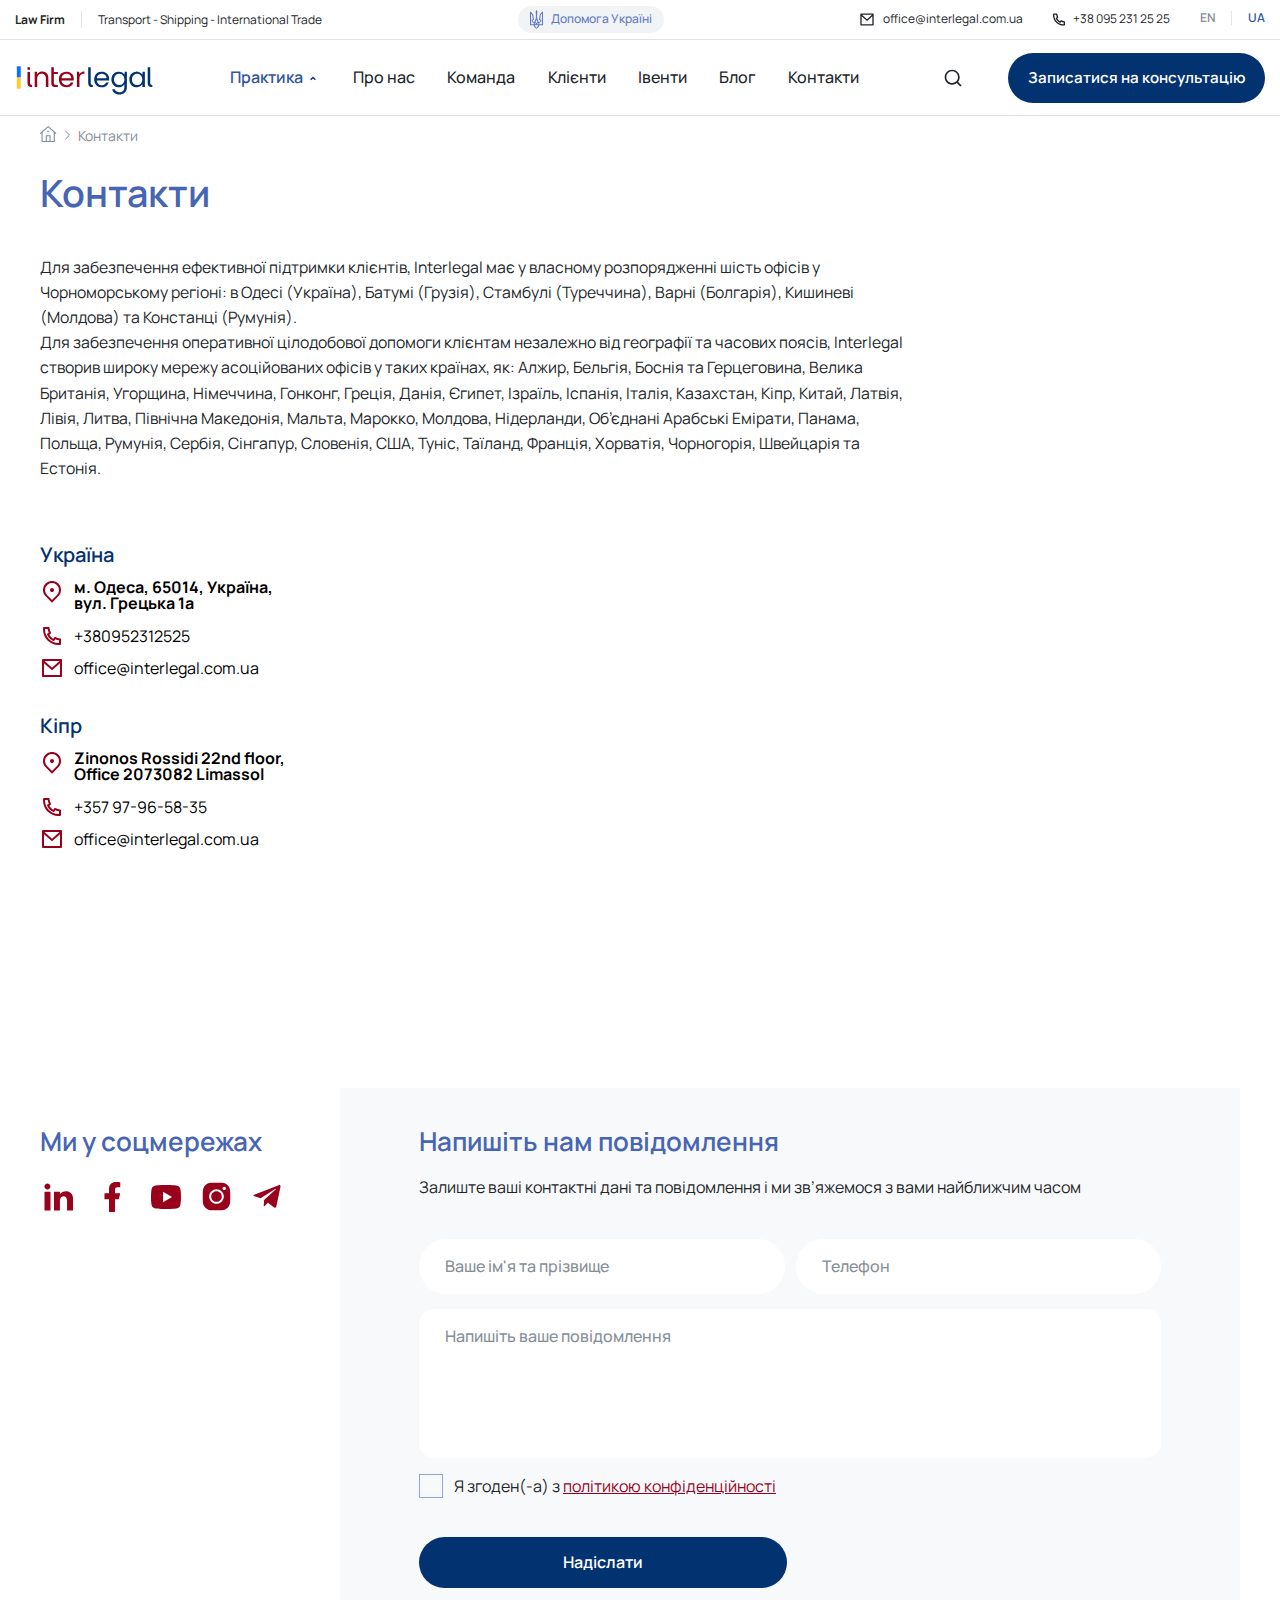
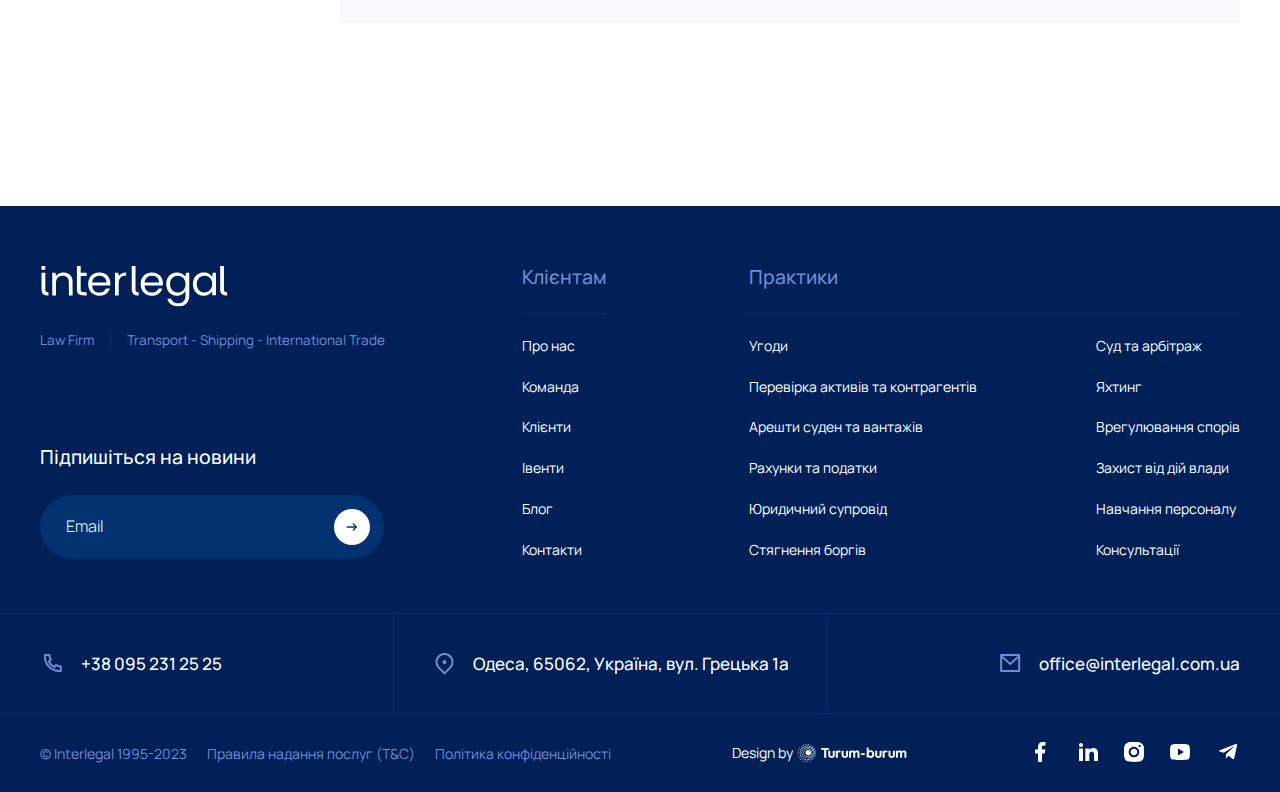
<file: contacts.html>
<!DOCTYPE html>
<html lang="ru">

<head>
	<title>Контакти</title>
	<meta charset="UTF-8">
	<meta name="format-detection" content="telephone=no">
	<!-- <style>body{opacity: 0;}</style> -->
	<link rel="stylesheet" href="css/style.min.css?_v=20230910145508">
	<link rel="shortcut icon" href="favicon.ico">
	<!-- <meta name="robots" content="noindex, nofollow"> -->
	<meta name="viewport" content="width=device-width, initial-scale=1.0">
	<script src="https://ajax.googleapis.com/ajax/libs/jquery/2.2.0/jquery.min.js?_v=20230910145508"></script>
</head>

<body>
	<div class="wrapper">
		<header class="header">
			<div class="header__top">
				<div class="header__container">
					<div class="header__top-content">

						<a class="tel-mb" href="#">
							<svg width="12" height="13" viewBox="0 0 12 13" fill="none" xmlns="http://www.w3.org/2000/svg">
								<path d="M4.244 5.62133C4.86956 6.72032 5.77968 7.63044 6.87867 8.256L7.468 7.43067C7.56277 7.29796 7.7029 7.20459 7.86187 7.16822C8.02084 7.13186 8.18762 7.15502 8.33067 7.23333C9.27355 7.74862 10.3148 8.05852 11.386 8.14267C11.5532 8.15592 11.7092 8.23169 11.823 8.35488C11.9368 8.47807 12 8.63963 12 8.80733V11.782C12 11.9471 11.9388 12.1063 11.8282 12.2288C11.7177 12.3513 11.5655 12.4285 11.4013 12.4453C11.048 12.482 10.692 12.5 10.3333 12.5C4.62667 12.5 0 7.87333 0 2.16667C0 1.808 0.018 1.452 0.0546667 1.09867C0.0715031 0.934465 0.148656 0.782347 0.271193 0.671756C0.39373 0.561165 0.552937 0.499964 0.718 0.5H3.69267C3.86037 0.499979 4.02193 0.563168 4.14512 0.676967C4.26831 0.790767 4.34408 0.946816 4.35733 1.114C4.44148 2.18519 4.75138 3.22645 5.26667 4.16933C5.34498 4.31238 5.36814 4.47916 5.33178 4.63813C5.29541 4.7971 5.20204 4.93723 5.06933 5.032L4.244 5.62133ZM2.56267 5.18333L3.82933 4.27867C3.46986 3.50273 3.22357 2.67923 3.098 1.83333H1.34C1.336 1.944 1.334 2.05533 1.334 2.16667C1.33333 7.13733 5.36267 11.1667 10.3333 11.1667C10.4447 11.1667 10.556 11.1647 10.6667 11.16V9.402C9.82077 9.27643 8.99727 9.03014 8.22133 8.67067L7.31667 9.93733C6.95244 9.79581 6.59867 9.62873 6.258 9.43733L6.21933 9.41533C4.91172 8.67115 3.82885 7.58828 3.08467 6.28067L3.06267 6.242C2.87127 5.90133 2.70419 5.54756 2.56267 5.18333Z" fill="#212529" />
							</svg>

							+38 095 231 25 25
						</a>

						<div data-da=".menu-mb__header , 991,98" class="header__top-info">
							<h5><b>Law Firm</b></h5>
							<p>Transport - Shipping - International Trade</p>
						</div>

						<div data-da=".menu-mb__main, 650" class="header__top-help">
							<a href="#" class="btn-help">
								<svg width="13" height="19" viewBox="0 0 13 19" fill="none" xmlns="http://www.w3.org/2000/svg">
									<path fill-rule="evenodd" clip-rule="evenodd" d="M5.85352 18.3398C4.72363 17.5898 3.90918 16.4658 3.63428 15.1621H0V1.43652C1.94434 2.29395 3.34937 4.16797 3.50195 6.11328L4.05176 9.96875L3.78711 9.94141C3.20679 9.94141 2.69775 10.4238 2.69775 10.8965C2.69775 11.3428 3.08447 11.7178 3.59351 11.8154L4.25537 11.9492C5.34448 10.1377 5.96558 8.3623 5.96558 6.62207C5.96558 5.76758 5.89624 4.91309 5.82642 4.05273C5.76807 3.33203 5.70923 2.60645 5.69067 1.87402C5.69067 1.16016 6.00635 0.508789 6.50513 0C6.69629 0.191406 6.85864 0.402344 6.98682 0.628906C7.07397 0.782227 7.14526 0.943359 7.19922 1.11035C7.27783 1.35352 7.31958 1.60938 7.31958 1.87402C7.31958 2.29785 7.30029 2.71973 7.27197 3.13965C7.24658 3.51953 7.21362 3.89746 7.18091 4.27441C7.11255 5.05957 7.04468 5.84082 7.04468 6.62207C7.04468 8.3623 7.66553 10.1377 8.75488 11.9492L9.4165 11.8154C9.7019 11.7607 9.94873 11.6162 10.1108 11.4229C10.2378 11.2705 10.3125 11.0889 10.3125 10.8965C10.3125 10.415 9.80347 9.94141 9.22314 9.94141L8.94824 9.97754L9.49805 6.12207C9.77295 4.17676 11.0557 2.29395 13 1.44531V15.1719H9.37598C9.10107 16.4658 8.32739 17.6348 7.15674 18.3486C6.88184 18.5186 6.64771 18.7236 6.49487 19C6.35229 18.7236 6.11816 18.5186 5.85352 18.3398ZM4.79492 13.0479C4.68286 13.4219 4.60132 13.7969 4.60132 14.208H5.96558C5.96558 13.6279 5.45654 13.1191 4.79492 13.0479ZM5.33447 12.1992C5.80273 12.2979 6.18945 12.5742 6.50513 12.8867C6.82056 12.5742 7.20752 12.2979 7.67578 12.1992C7.20752 11.4502 6.78003 10.665 6.50513 9.84375C6.23022 10.665 5.80273 11.4502 5.33447 12.1992ZM8.22559 13.0479C7.56372 13.1191 7.05493 13.6279 7.05493 14.208H8.41895C8.41895 14.0029 8.39868 13.8066 8.3645 13.6152C8.33008 13.4229 8.28174 13.2354 8.22559 13.0479ZM4.875 15.5557C4.82788 15.4297 4.7876 15.3018 4.75415 15.1719H5.96558H7.05493H8.26636C8.14111 15.6562 7.91821 16.1104 7.61694 16.5303C7.45215 16.7607 7.26367 16.9805 7.05493 17.1885L6.49487 17.7529L5.96558 17.1885C5.64355 16.8721 5.37012 16.5234 5.15649 16.1514C5.04614 15.959 4.95166 15.7598 4.875 15.5557ZM1.72046 10.4238C1.87305 9.91504 2.30078 9.46875 2.85034 9.19238L2.42285 6.01465C2.27026 5.02441 1.802 4.14062 1.09937 3.41797V10.415V11.3701V14.208H3.55298C3.55298 13.7256 3.63428 13.2881 3.74634 12.8418L3.2373 12.7354C2.49414 12.5303 1.91382 12.0215 1.72046 11.3701C1.62793 11.0615 1.62793 10.7314 1.72046 10.4238ZM11.9209 11.3701V14.208H9.46753C9.46753 13.7256 9.38599 13.2881 9.27417 12.8418L9.78296 12.7354C10.5161 12.5303 11.1064 12.0215 11.2998 11.3701C11.3162 11.2959 11.3286 11.2207 11.3372 11.1455C11.3486 11.0439 11.353 10.9414 11.3503 10.8398C11.3467 10.7002 11.3298 10.5605 11.2998 10.4238C11.238 10.2139 11.1309 10.0166 10.9888 9.83887C10.7805 9.57812 10.4968 9.35645 10.1699 9.19238L10.5974 6.01465C10.6655 5.41309 10.8799 4.84766 11.1951 4.33594C11.3989 4.00586 11.645 3.69824 11.9209 3.41797V10.4238V11.3701Z" fill="#6079C5" />
								</svg>

								Допомога Україні
							</a>
						</div>

						<div class="header__top-connection-language">
							<div data-da=".menu-mb__footer , 650,98" class="header__top-connection">
								<ul>
									<li>
										<a href="#">
											<svg width="16" height="17" viewBox="0 0 16 17" fill="none" xmlns="http://www.w3.org/2000/svg">
												<g clip-path="url(#clip0_1307_9257)">
													<path d="M2.00065 2.5H14.0007C14.1775 2.5 14.347 2.57024 14.4721 2.69526C14.5971 2.82029 14.6673 2.98986 14.6673 3.16667V13.8333C14.6673 14.0101 14.5971 14.1797 14.4721 14.3047C14.347 14.4298 14.1775 14.5 14.0007 14.5H2.00065C1.82384 14.5 1.65427 14.4298 1.52925 14.3047C1.40422 14.1797 1.33398 14.0101 1.33398 13.8333V3.16667C1.33398 2.98986 1.40422 2.82029 1.52925 2.69526C1.65427 2.57024 1.82384 2.5 2.00065 2.5ZM13.334 5.32533L8.04865 10.0587L2.66732 5.31067V13.1667H13.334V5.32533ZM3.00798 3.83333L8.04132 8.27467L13.002 3.83333H3.00798Z" fill="#212529" />
												</g>
												<defs>
													<clipPath id="clip0_1307_9257">
														<rect width="16" height="16" fill="white" transform="translate(0 0.5)" />
													</clipPath>
												</defs>
											</svg>

											office@interlegal.com.ua
										</a>

									</li>
									<li>
										<a href="#">
											<svg width="12" height="13" viewBox="0 0 12 13" fill="none" xmlns="http://www.w3.org/2000/svg">
												<path d="M4.244 5.62133C4.86956 6.72032 5.77968 7.63044 6.87867 8.256L7.468 7.43067C7.56277 7.29796 7.7029 7.20459 7.86187 7.16822C8.02084 7.13186 8.18762 7.15502 8.33067 7.23333C9.27355 7.74862 10.3148 8.05852 11.386 8.14267C11.5532 8.15592 11.7092 8.23169 11.823 8.35488C11.9368 8.47807 12 8.63963 12 8.80733V11.782C12 11.9471 11.9388 12.1063 11.8282 12.2288C11.7177 12.3513 11.5655 12.4285 11.4013 12.4453C11.048 12.482 10.692 12.5 10.3333 12.5C4.62667 12.5 0 7.87333 0 2.16667C0 1.808 0.018 1.452 0.0546667 1.09867C0.0715031 0.934465 0.148656 0.782347 0.271193 0.671756C0.39373 0.561165 0.552937 0.499964 0.718 0.5H3.69267C3.86037 0.499979 4.02193 0.563168 4.14512 0.676967C4.26831 0.790767 4.34408 0.946816 4.35733 1.114C4.44148 2.18519 4.75138 3.22645 5.26667 4.16933C5.34498 4.31238 5.36814 4.47916 5.33178 4.63813C5.29541 4.7971 5.20204 4.93723 5.06933 5.032L4.244 5.62133ZM2.56267 5.18333L3.82933 4.27867C3.46986 3.50273 3.22357 2.67923 3.098 1.83333H1.34C1.336 1.944 1.334 2.05533 1.334 2.16667C1.33333 7.13733 5.36267 11.1667 10.3333 11.1667C10.4447 11.1667 10.556 11.1647 10.6667 11.16V9.402C9.82077 9.27643 8.99727 9.03014 8.22133 8.67067L7.31667 9.93733C6.95244 9.79581 6.59867 9.62873 6.258 9.43733L6.21933 9.41533C4.91172 8.67115 3.82885 7.58828 3.08467 6.28067L3.06267 6.242C2.87127 5.90133 2.70419 5.54756 2.56267 5.18333Z" fill="#212529" />
											</svg>

											+38 095 231 25 25
										</a>

									</li>
								</ul>



							</div>
							<div data-da=".menu-mb__footer , 650,98" class="header__top-language">
								<nav class="cpel-switcher__nav">
									<ul class="cpel-switcher__list">
										<li class="cpel-switcher__lang ">
											<a href="#"><span>EN</span></a>
										</li>
										<li class="cpel-switcher__lang active">
											<a href="#"><span>UA</span></a>
										</li>
									</ul>
								</nav>
							</div>

						</div>




						<a class="btn-consultation btn-consultation-mb" href="#">Записатися на консультацію</a>


					</div>
				</div>
			</div>

			<div class="header__container">

				<div class="header__menu">
					<nav id="main-navigation" class="main-navigation">

						<div class="burger">
							<span></span>
						</div>

						<div class="menu-mb">
							<div class="menu-mb__wrap">
								<div class="menu-mb__header">
									<div class="menu-mb__header-logo">
										<div class="logo ">
											<a href="#">
												<svg width="140" height="38" viewBox="0 0 140 38" fill="none" xmlns="http://www.w3.org/2000/svg">
													<path d="M10.9336 9.8188V11.0918H12.216H13.4985V9.8188V8.5458H12.216H10.9336V9.8188Z" fill="#98001C" />
													<path d="M35.3848 16.6819C35.3848 22.0596 35.3905 24.8984 35.399 25.0526C35.4745 26.2619 35.798 27.1417 36.3822 27.7273C36.9194 28.2662 37.7502 28.6283 38.7262 28.7513C39.1466 28.8037 39.1979 28.8051 40.6471 28.8107L42.0962 28.8164V27.7202V26.624L40.8822 26.6184C39.5798 26.6141 39.5769 26.6127 39.2492 26.5363C38.4954 26.3623 38.1662 25.9663 38.018 25.0596C38.0066 24.9875 38.0009 23.6565 37.9967 20.1614L37.9924 15.3622L40.0443 15.3721L42.0962 15.382V14.3127V13.242H40.0443H37.9924V10.894V8.54601H36.6886H35.3848V16.6819Z" fill="#98001C" />
													<path d="M73.2754 16.5131C73.2768 21.0379 73.2825 24.6164 73.2896 24.8343C73.3025 25.2331 73.3267 25.492 73.3766 25.789C73.5362 26.7466 73.9109 27.4736 74.478 27.9277C74.8813 28.2502 75.3358 28.4722 75.9172 28.6306C76.4544 28.7763 76.9161 28.8301 77.6471 28.8301H78.0632V27.741V26.6518H77.9734C77.563 26.6518 77.0714 26.5656 76.7864 26.4439C76.2863 26.2303 76.0155 25.7989 75.9158 25.0662C75.8916 24.8866 75.8901 24.4623 75.8859 16.7253L75.883 8.57524H74.5792H73.2754V16.5131Z" fill="#033270" />
													<path d="M134.395 16.8517C134.398 24.5689 134.401 25.146 134.423 25.3497C134.529 26.2917 134.761 26.9636 135.169 27.4996C135.277 27.6425 135.509 27.8745 135.653 27.9834C136.222 28.4148 136.981 28.6906 137.896 28.7953C138.02 28.8094 138.281 28.8193 138.634 28.825L139.178 28.832V27.7443V26.6552L138.962 26.6453C137.709 26.5887 137.206 26.1941 137.031 25.129C137.007 24.9819 137.005 24.5689 137.003 16.7739L136.998 8.57437H135.694H134.391L134.395 16.8517Z" fill="#033270" />
													<path d="M25.4813 12.9619C24.357 13.0397 23.2142 13.4216 22.3393 14.0086C21.8121 14.3622 21.3875 14.7837 21.0198 15.3198C20.9415 15.4315 20.9386 15.4358 20.9301 15.3976C20.9258 15.3764 20.8517 14.8969 20.7648 14.3325C20.6793 13.7681 20.6052 13.2858 20.6009 13.2604L20.5923 13.2151H19.4609H18.3281V21.0157V28.8164H19.6319H20.9358L20.94 24.2223C20.9443 19.4089 20.9429 19.5716 21.0084 19.0921C21.1125 18.317 21.349 17.6154 21.6853 17.0765C21.8905 16.747 22.2382 16.3552 22.5317 16.1232C23.1743 15.6154 23.9295 15.324 24.8615 15.2208C25.1208 15.1925 25.8475 15.1967 26.1083 15.2293C27.1428 15.3537 27.9265 15.7116 28.5734 16.3552C29.2089 16.9846 29.588 17.7936 29.749 18.8545C29.8231 19.3481 29.8188 19.0582 29.8231 24.1247L29.8274 28.8164H31.1169H32.4065L32.4022 23.8475C32.3979 18.4259 32.4036 18.8347 32.3196 18.2293C32.1172 16.7569 31.5444 15.5419 30.6453 14.672C29.5637 13.6267 28.2172 13.068 26.5144 12.9605C26.255 12.9449 25.7235 12.9449 25.4813 12.9619Z" fill="#98001C" />
													<path d="M68.8569 12.9619C68.267 13.0058 67.6585 13.1302 67.1113 13.3198C65.9244 13.7314 65.0452 14.3721 64.4182 15.2788C64.3555 15.3679 64.3042 15.4344 64.3028 15.4273C64.2999 15.4202 64.2244 14.928 64.1332 14.3325C64.042 13.737 63.9651 13.242 63.9622 13.2321C63.9565 13.2179 63.7228 13.2151 62.8266 13.2179L61.6966 13.2222L61.6923 21.0186L61.6895 28.8164H62.9933H64.2971V24.5759C64.2971 20.3736 64.3042 19.747 64.347 19.3326C64.4538 18.2944 64.7559 17.4485 65.2489 16.7936C65.4 16.5928 65.7078 16.2788 65.9073 16.1189C66.2906 15.8134 66.6796 15.6041 67.1683 15.4428C67.7255 15.259 68.2741 15.1854 68.9965 15.1981L69.3699 15.2052V14.0751V12.9463L69.196 12.9478C69.0991 12.9492 68.9467 12.9562 68.8569 12.9619Z" fill="#98001C" />
													<path d="M104.317 12.9676C103.385 13.0044 102.545 13.1769 101.732 13.4994C100.002 14.1826 98.6837 15.4429 97.8986 17.1628C97.4697 18.1006 97.2389 19.0256 97.1391 20.194C97.112 20.5122 97.1163 21.4967 97.1462 21.8361C97.2602 23.119 97.5566 24.1587 98.101 25.1742C98.7308 26.3525 99.5017 27.2082 100.545 27.8871C101.579 28.5618 102.681 28.9267 103.987 29.0272C104.225 29.0456 104.931 29.0456 105.186 29.0272C106.571 28.9253 107.621 28.542 108.72 27.733C109.394 27.2365 109.954 26.6325 110.338 25.9861L110.401 25.88L110.405 27.5986C110.41 29.3341 110.404 29.6467 110.357 30.0244C110.257 30.8362 110.023 31.5378 109.664 32.1121C109.352 32.61 108.831 33.1361 108.326 33.4629C107.728 33.8504 107.065 34.081 106.254 34.1856C105.969 34.2224 105.07 34.2224 104.758 34.1856C103.554 34.0428 102.588 33.6538 101.787 32.9862C101.202 32.4982 100.778 31.8815 100.553 31.1884L100.513 31.064H99.2181H97.9243L97.9342 31.1177C98.0582 31.8278 98.2221 32.3426 98.4985 32.8928C98.9602 33.8108 99.6413 34.5492 100.597 35.1701C101.539 35.7797 102.599 36.1602 103.866 36.3398C104.82 36.4756 105.85 36.4869 106.753 36.3752C108.869 36.1107 110.642 35.0923 111.75 33.5025C112.55 32.3568 112.986 30.972 113.027 29.4444C113.033 29.2577 113.036 25.5193 113.033 21.1374L113.03 13.1713H111.904C111.284 13.1713 110.779 13.1727 110.779 13.1755C110.779 13.1812 110.438 16.0129 110.434 16.0482C110.431 16.0666 110.395 16.0185 110.331 15.9139C109.767 14.9832 108.863 14.1925 107.742 13.6451C106.843 13.2066 105.885 12.9916 104.723 12.969C104.562 12.9662 104.379 12.9647 104.317 12.9676ZM105.599 15.2378C106.529 15.3127 107.468 15.6649 108.222 16.2194C109.375 17.068 110.14 18.4075 110.358 19.9606C110.421 20.4104 110.444 21.1614 110.407 21.6169C110.338 22.4783 110.154 23.1756 109.817 23.8574C109.499 24.4953 109.203 24.9083 108.74 25.3567C107.939 26.1304 106.938 26.6014 105.763 26.7598C105.522 26.7923 104.706 26.7966 104.466 26.7669C103.776 26.682 103.228 26.5165 102.648 26.2209C101.673 25.7216 100.934 24.9621 100.415 23.9281C99.922 22.9436 99.6997 21.7343 99.7781 20.4698C99.8536 19.2633 100.18 18.2859 100.815 17.3651C101.286 16.6833 101.923 16.1303 102.649 15.7752C103.57 15.324 104.526 15.1501 105.599 15.2378Z" fill="#033270" />
													<path d="M122.641 12.9732C121.546 13.0269 120.532 13.2914 119.573 13.7723C119.075 14.0227 118.652 14.2985 118.225 14.6549C118.038 14.8091 117.573 15.2745 117.417 15.4626C116.325 16.7738 115.71 18.3877 115.581 20.2774C115.561 20.5631 115.561 21.3863 115.581 21.6649C115.654 22.713 115.862 23.6395 116.215 24.4797C116.327 24.7456 116.557 25.2081 116.714 25.4769C117.207 26.3255 117.838 27.0441 118.591 27.6098C119.707 28.4486 121.009 28.9295 122.441 29.0285C122.753 29.0497 123.577 29.037 123.86 29.0073C124.962 28.8899 125.849 28.5971 126.72 28.0653C127.618 27.5165 128.299 26.846 128.805 26.0115L128.876 25.8941V27.3397V28.7867H130.187H131.498V20.9931V13.1995H130.358C129.402 13.1995 129.218 13.2023 129.218 13.2193C129.218 13.2433 128.893 15.9463 128.882 16.0185L128.873 16.0722L128.799 15.9463C128.44 15.3452 127.92 14.778 127.293 14.3098C126.318 13.5814 125.325 13.1839 124.102 13.0312C123.656 12.976 123.074 12.952 122.641 12.9732ZM124.105 15.2448C124.886 15.3212 125.603 15.5574 126.278 15.9605C127.341 16.5942 128.145 17.6253 128.553 18.8785C128.858 19.8134 128.95 20.8827 128.818 21.9407C128.728 22.6635 128.531 23.3184 128.222 23.9351C127.936 24.5023 127.658 24.8913 127.246 25.3015C126.522 26.0186 125.594 26.5052 124.578 26.6989C124.188 26.7739 124.058 26.7838 123.533 26.7838C123.144 26.7838 123.002 26.7796 122.857 26.7598C121.216 26.5391 119.917 25.7046 119.085 24.3382C118.609 23.556 118.33 22.6593 118.239 21.6239C118.213 21.3283 118.209 20.655 118.232 20.3608C118.276 19.7851 118.391 19.208 118.554 18.7427C118.753 18.1698 119.1 17.5461 119.476 17.0779C119.654 16.8572 120.024 16.4867 120.234 16.3197C121.283 15.4895 122.673 15.1033 124.105 15.2448Z" fill="#033270" />
													<path d="M50.4684 12.9957C48.7399 13.1032 47.3934 13.5501 46.1978 14.4143C45.8074 14.6958 45.3172 15.1456 45.0337 15.4837C43.9464 16.7793 43.3366 18.396 43.2083 20.314C43.1884 20.6096 43.1884 21.4144 43.2083 21.6931C43.3223 23.3168 43.7441 24.6252 44.5421 25.8346C44.8213 26.2575 45.0522 26.5418 45.4027 26.8968C45.9698 27.4697 46.5555 27.8883 47.3193 28.2632C48.4777 28.8318 49.7516 29.0963 51.1666 29.0637C53.3681 29.0128 55.0695 28.3466 56.4175 27.0043C57.157 26.2688 57.6971 25.4017 58.0391 24.4003C58.0775 24.2886 58.1132 24.1797 58.1189 24.157L58.1274 24.1188L56.7153 24.1217L55.3032 24.1259L55.2547 24.2461C55.1863 24.4173 55.0282 24.7242 54.9213 24.8911C54.3841 25.7455 53.5206 26.3961 52.5616 26.6705C52.0016 26.8303 51.5214 26.8855 50.8189 26.8728C50.3572 26.8643 50.1321 26.8416 49.7588 26.7638C48.6245 26.5305 47.59 25.8926 46.8932 24.9972C46.4016 24.3678 46.0682 23.5587 45.9299 22.662C45.9057 22.5035 45.8587 22.0764 45.8587 22.0085C45.8587 21.9844 46.0511 21.983 52.1341 21.983H58.4081L58.4252 21.8515C58.5264 21.0665 58.5406 20.222 58.4623 19.4795C58.2955 17.9024 57.6615 16.4412 56.6583 15.3252C56.2992 14.9264 55.8817 14.5699 55.4001 14.2531C55.1023 14.0579 54.9455 13.9674 54.6221 13.8061C53.76 13.3776 52.8523 13.1244 51.8007 13.0225C51.577 12.9999 50.6835 12.9829 50.4684 12.9957ZM51.3034 15.1654C52.0985 15.2262 52.7753 15.4101 53.4451 15.7496C53.8597 15.9589 54.1704 16.1852 54.5166 16.5289C54.8843 16.8953 55.1222 17.2206 55.3345 17.6463C55.5169 18.0155 55.6224 18.3168 55.7036 18.7043C55.772 19.0339 55.819 19.4597 55.819 19.751V19.8614H50.8588H45.9L45.9072 19.8005C45.9114 19.768 45.9257 19.6633 45.9371 19.5686C46.0724 18.478 46.4757 17.5233 47.1098 16.792C47.9491 15.8231 49.1361 15.2503 50.4826 15.1612C50.655 15.1499 51.1267 15.1527 51.3034 15.1654Z" fill="#98001C" />
													<path d="M86.6336 13.0026C85.3811 13.0775 84.1855 13.4043 83.228 13.9347C82.2163 14.4948 81.4425 15.2006 80.817 16.1342C79.8908 17.5189 79.4234 19.2657 79.4633 21.2049C79.479 21.9348 79.5402 22.4893 79.6799 23.1357C80.0147 24.6816 80.8213 26.1315 81.8942 27.1145C82.9857 28.1131 84.4135 28.7708 85.9567 28.983C86.9442 29.1188 88.107 29.0876 89.0702 28.8981C90.0235 28.71 90.8443 28.3832 91.5995 27.8896C92.7936 27.1102 93.6699 26.0466 94.1843 24.7524C94.2613 24.5586 94.3924 24.1724 94.3924 24.1413C94.3924 24.1201 94.2556 24.1187 92.9874 24.1215L91.581 24.1258L91.4798 24.3521C91.1435 25.0989 90.6562 25.6703 89.9622 26.1329C89.3524 26.5388 88.7111 26.7595 87.8733 26.8514C87.604 26.8811 86.7433 26.8769 86.4911 26.8443C85.8442 26.7609 85.3112 26.601 84.7712 26.3295C83.8621 25.8712 83.124 25.1413 82.6808 24.2601C82.3787 23.6576 82.2049 23.0296 82.1308 22.2601C82.1194 22.1356 82.1094 22.0239 82.1094 22.0083C82.1094 21.9843 82.3018 21.9829 88.3848 21.9829H94.6588L94.6902 21.7594C94.7614 21.2375 94.7685 21.1031 94.7685 20.427C94.7685 19.7368 94.76 19.5925 94.683 19.0974C94.4422 17.5387 93.7383 16.1172 92.6981 15.0832C91.8745 14.2657 90.8058 13.6518 89.6046 13.3053C89.0317 13.1412 88.4333 13.0408 87.7806 13.0012C87.5099 12.9856 86.9243 12.9856 86.6336 13.0026ZM87.5669 15.1653C88.268 15.2176 88.8935 15.3718 89.4991 15.6419C90.6519 16.1554 91.5339 17.1554 91.883 18.3393C92.0084 18.7636 92.084 19.2686 92.084 19.6802V19.8612H87.1323H82.1806V19.8202C82.1806 19.7962 82.1906 19.7028 82.202 19.6109C82.3702 18.328 82.8318 17.3237 83.6099 16.5472C84.4221 15.7367 85.4879 15.2586 86.6891 15.1667C86.9043 15.1497 87.3489 15.1497 87.5669 15.1653Z" fill="#033270" />
													<path d="M10.9379 19.1855C10.9421 24.6877 10.9436 25.1474 10.9664 25.3497C11.0704 26.2903 11.3041 26.9636 11.7116 27.4996C11.8199 27.6425 12.0522 27.8745 12.1961 27.9834C12.7646 28.4148 13.5241 28.6906 14.4389 28.7953C14.5629 28.8094 14.8237 28.8193 15.1771 28.825L15.7214 28.832V27.7443V26.6552L15.5048 26.6453C14.2523 26.5887 13.7493 26.1927 13.574 25.129C13.5512 24.9833 13.5484 24.6566 13.5455 19.1077L13.5412 13.242H12.2374H10.9336L10.9379 19.1855Z" fill="#98001C" />
													<rect y="7.5" width="4" height="11.5" fill="#0D6EFF" />
													<rect y="19" width="4" height="11.5" fill="#FFCD29" />
												</svg>
											</a>

										</div>

										<button name="close-menu" class="btn-close-menu">
											<svg width="14" height="14" viewBox="0 0 14 14" fill="none" xmlns="http://www.w3.org/2000/svg">
												<path d="M7.0007 5.80134L11.9504 0.851562L13.3646 2.26577L8.4149 7.21554L13.3646 12.1652L11.9504 13.5794L7.0007 8.62974L2.05093 13.5794L0.636719 12.1652L5.5865 7.21554L0.636719 2.26577L2.05093 0.851562L7.0007 5.80134Z" fill="#033270" />
											</svg>
										</button>
									</div>

								</div>
								<div class="menu-mb__main"></div>
								<div class="menu-mb__footer"></div>
							</div>

						</div>

						<div class="menu-main-menu-container">

							<div data-da=".block-menu, 767.98" class="block-logo-mb">

								<div class="logo">
									<a href="#">
										<svg width="140" height="38" viewBox="0 0 140 38" fill="none" xmlns="http://www.w3.org/2000/svg">
											<path d="M10.9336 9.8188V11.0918H12.216H13.4985V9.8188V8.5458H12.216H10.9336V9.8188Z" fill="#98001C" />
											<path d="M35.3848 16.6819C35.3848 22.0596 35.3905 24.8984 35.399 25.0526C35.4745 26.2619 35.798 27.1417 36.3822 27.7273C36.9194 28.2662 37.7502 28.6283 38.7262 28.7513C39.1466 28.8037 39.1979 28.8051 40.6471 28.8107L42.0962 28.8164V27.7202V26.624L40.8822 26.6184C39.5798 26.6141 39.5769 26.6127 39.2492 26.5363C38.4954 26.3623 38.1662 25.9663 38.018 25.0596C38.0066 24.9875 38.0009 23.6565 37.9967 20.1614L37.9924 15.3622L40.0443 15.3721L42.0962 15.382V14.3127V13.242H40.0443H37.9924V10.894V8.54601H36.6886H35.3848V16.6819Z" fill="#98001C" />
											<path d="M73.2754 16.5131C73.2768 21.0379 73.2825 24.6164 73.2896 24.8343C73.3025 25.2331 73.3267 25.492 73.3766 25.789C73.5362 26.7466 73.9109 27.4736 74.478 27.9277C74.8813 28.2502 75.3358 28.4722 75.9172 28.6306C76.4544 28.7763 76.9161 28.8301 77.6471 28.8301H78.0632V27.741V26.6518H77.9734C77.563 26.6518 77.0714 26.5656 76.7864 26.4439C76.2863 26.2303 76.0155 25.7989 75.9158 25.0662C75.8916 24.8866 75.8901 24.4623 75.8859 16.7253L75.883 8.57524H74.5792H73.2754V16.5131Z" fill="#033270" />
											<path d="M134.395 16.8517C134.398 24.5689 134.401 25.146 134.423 25.3497C134.529 26.2917 134.761 26.9636 135.169 27.4996C135.277 27.6425 135.509 27.8745 135.653 27.9834C136.222 28.4148 136.981 28.6906 137.896 28.7953C138.02 28.8094 138.281 28.8193 138.634 28.825L139.178 28.832V27.7443V26.6552L138.962 26.6453C137.709 26.5887 137.206 26.1941 137.031 25.129C137.007 24.9819 137.005 24.5689 137.003 16.7739L136.998 8.57437H135.694H134.391L134.395 16.8517Z" fill="#033270" />
											<path d="M25.4813 12.9619C24.357 13.0397 23.2142 13.4216 22.3393 14.0086C21.8121 14.3622 21.3875 14.7837 21.0198 15.3198C20.9415 15.4315 20.9386 15.4358 20.9301 15.3976C20.9258 15.3764 20.8517 14.8969 20.7648 14.3325C20.6793 13.7681 20.6052 13.2858 20.6009 13.2604L20.5923 13.2151H19.4609H18.3281V21.0157V28.8164H19.6319H20.9358L20.94 24.2223C20.9443 19.4089 20.9429 19.5716 21.0084 19.0921C21.1125 18.317 21.349 17.6154 21.6853 17.0765C21.8905 16.747 22.2382 16.3552 22.5317 16.1232C23.1743 15.6154 23.9295 15.324 24.8615 15.2208C25.1208 15.1925 25.8475 15.1967 26.1083 15.2293C27.1428 15.3537 27.9265 15.7116 28.5734 16.3552C29.2089 16.9846 29.588 17.7936 29.749 18.8545C29.8231 19.3481 29.8188 19.0582 29.8231 24.1247L29.8274 28.8164H31.1169H32.4065L32.4022 23.8475C32.3979 18.4259 32.4036 18.8347 32.3196 18.2293C32.1172 16.7569 31.5444 15.5419 30.6453 14.672C29.5637 13.6267 28.2172 13.068 26.5144 12.9605C26.255 12.9449 25.7235 12.9449 25.4813 12.9619Z" fill="#98001C" />
											<path d="M68.8569 12.9619C68.267 13.0058 67.6585 13.1302 67.1113 13.3198C65.9244 13.7314 65.0452 14.3721 64.4182 15.2788C64.3555 15.3679 64.3042 15.4344 64.3028 15.4273C64.2999 15.4202 64.2244 14.928 64.1332 14.3325C64.042 13.737 63.9651 13.242 63.9622 13.2321C63.9565 13.2179 63.7228 13.2151 62.8266 13.2179L61.6966 13.2222L61.6923 21.0186L61.6895 28.8164H62.9933H64.2971V24.5759C64.2971 20.3736 64.3042 19.747 64.347 19.3326C64.4538 18.2944 64.7559 17.4485 65.2489 16.7936C65.4 16.5928 65.7078 16.2788 65.9073 16.1189C66.2906 15.8134 66.6796 15.6041 67.1683 15.4428C67.7255 15.259 68.2741 15.1854 68.9965 15.1981L69.3699 15.2052V14.0751V12.9463L69.196 12.9478C69.0991 12.9492 68.9467 12.9562 68.8569 12.9619Z" fill="#98001C" />
											<path d="M104.317 12.9676C103.385 13.0044 102.545 13.1769 101.732 13.4994C100.002 14.1826 98.6837 15.4429 97.8986 17.1628C97.4697 18.1006 97.2389 19.0256 97.1391 20.194C97.112 20.5122 97.1163 21.4967 97.1462 21.8361C97.2602 23.119 97.5566 24.1587 98.101 25.1742C98.7308 26.3525 99.5017 27.2082 100.545 27.8871C101.579 28.5618 102.681 28.9267 103.987 29.0272C104.225 29.0456 104.931 29.0456 105.186 29.0272C106.571 28.9253 107.621 28.542 108.72 27.733C109.394 27.2365 109.954 26.6325 110.338 25.9861L110.401 25.88L110.405 27.5986C110.41 29.3341 110.404 29.6467 110.357 30.0244C110.257 30.8362 110.023 31.5378 109.664 32.1121C109.352 32.61 108.831 33.1361 108.326 33.4629C107.728 33.8504 107.065 34.081 106.254 34.1856C105.969 34.2224 105.07 34.2224 104.758 34.1856C103.554 34.0428 102.588 33.6538 101.787 32.9862C101.202 32.4982 100.778 31.8815 100.553 31.1884L100.513 31.064H99.2181H97.9243L97.9342 31.1177C98.0582 31.8278 98.2221 32.3426 98.4985 32.8928C98.9602 33.8108 99.6413 34.5492 100.597 35.1701C101.539 35.7797 102.599 36.1602 103.866 36.3398C104.82 36.4756 105.85 36.4869 106.753 36.3752C108.869 36.1107 110.642 35.0923 111.75 33.5025C112.55 32.3568 112.986 30.972 113.027 29.4444C113.033 29.2577 113.036 25.5193 113.033 21.1374L113.03 13.1713H111.904C111.284 13.1713 110.779 13.1727 110.779 13.1755C110.779 13.1812 110.438 16.0129 110.434 16.0482C110.431 16.0666 110.395 16.0185 110.331 15.9139C109.767 14.9832 108.863 14.1925 107.742 13.6451C106.843 13.2066 105.885 12.9916 104.723 12.969C104.562 12.9662 104.379 12.9647 104.317 12.9676ZM105.599 15.2378C106.529 15.3127 107.468 15.6649 108.222 16.2194C109.375 17.068 110.14 18.4075 110.358 19.9606C110.421 20.4104 110.444 21.1614 110.407 21.6169C110.338 22.4783 110.154 23.1756 109.817 23.8574C109.499 24.4953 109.203 24.9083 108.74 25.3567C107.939 26.1304 106.938 26.6014 105.763 26.7598C105.522 26.7923 104.706 26.7966 104.466 26.7669C103.776 26.682 103.228 26.5165 102.648 26.2209C101.673 25.7216 100.934 24.9621 100.415 23.9281C99.922 22.9436 99.6997 21.7343 99.7781 20.4698C99.8536 19.2633 100.18 18.2859 100.815 17.3651C101.286 16.6833 101.923 16.1303 102.649 15.7752C103.57 15.324 104.526 15.1501 105.599 15.2378Z" fill="#033270" />
											<path d="M122.641 12.9732C121.546 13.0269 120.532 13.2914 119.573 13.7723C119.075 14.0227 118.652 14.2985 118.225 14.6549C118.038 14.8091 117.573 15.2745 117.417 15.4626C116.325 16.7738 115.71 18.3877 115.581 20.2774C115.561 20.5631 115.561 21.3863 115.581 21.6649C115.654 22.713 115.862 23.6395 116.215 24.4797C116.327 24.7456 116.557 25.2081 116.714 25.4769C117.207 26.3255 117.838 27.0441 118.591 27.6098C119.707 28.4486 121.009 28.9295 122.441 29.0285C122.753 29.0497 123.577 29.037 123.86 29.0073C124.962 28.8899 125.849 28.5971 126.72 28.0653C127.618 27.5165 128.299 26.846 128.805 26.0115L128.876 25.8941V27.3397V28.7867H130.187H131.498V20.9931V13.1995H130.358C129.402 13.1995 129.218 13.2023 129.218 13.2193C129.218 13.2433 128.893 15.9463 128.882 16.0185L128.873 16.0722L128.799 15.9463C128.44 15.3452 127.92 14.778 127.293 14.3098C126.318 13.5814 125.325 13.1839 124.102 13.0312C123.656 12.976 123.074 12.952 122.641 12.9732ZM124.105 15.2448C124.886 15.3212 125.603 15.5574 126.278 15.9605C127.341 16.5942 128.145 17.6253 128.553 18.8785C128.858 19.8134 128.95 20.8827 128.818 21.9407C128.728 22.6635 128.531 23.3184 128.222 23.9351C127.936 24.5023 127.658 24.8913 127.246 25.3015C126.522 26.0186 125.594 26.5052 124.578 26.6989C124.188 26.7739 124.058 26.7838 123.533 26.7838C123.144 26.7838 123.002 26.7796 122.857 26.7598C121.216 26.5391 119.917 25.7046 119.085 24.3382C118.609 23.556 118.33 22.6593 118.239 21.6239C118.213 21.3283 118.209 20.655 118.232 20.3608C118.276 19.7851 118.391 19.208 118.554 18.7427C118.753 18.1698 119.1 17.5461 119.476 17.0779C119.654 16.8572 120.024 16.4867 120.234 16.3197C121.283 15.4895 122.673 15.1033 124.105 15.2448Z" fill="#033270" />
											<path d="M50.4684 12.9957C48.7399 13.1032 47.3934 13.5501 46.1978 14.4143C45.8074 14.6958 45.3172 15.1456 45.0337 15.4837C43.9464 16.7793 43.3366 18.396 43.2083 20.314C43.1884 20.6096 43.1884 21.4144 43.2083 21.6931C43.3223 23.3168 43.7441 24.6252 44.5421 25.8346C44.8213 26.2575 45.0522 26.5418 45.4027 26.8968C45.9698 27.4697 46.5555 27.8883 47.3193 28.2632C48.4777 28.8318 49.7516 29.0963 51.1666 29.0637C53.3681 29.0128 55.0695 28.3466 56.4175 27.0043C57.157 26.2688 57.6971 25.4017 58.0391 24.4003C58.0775 24.2886 58.1132 24.1797 58.1189 24.157L58.1274 24.1188L56.7153 24.1217L55.3032 24.1259L55.2547 24.2461C55.1863 24.4173 55.0282 24.7242 54.9213 24.8911C54.3841 25.7455 53.5206 26.3961 52.5616 26.6705C52.0016 26.8303 51.5214 26.8855 50.8189 26.8728C50.3572 26.8643 50.1321 26.8416 49.7588 26.7638C48.6245 26.5305 47.59 25.8926 46.8932 24.9972C46.4016 24.3678 46.0682 23.5587 45.9299 22.662C45.9057 22.5035 45.8587 22.0764 45.8587 22.0085C45.8587 21.9844 46.0511 21.983 52.1341 21.983H58.4081L58.4252 21.8515C58.5264 21.0665 58.5406 20.222 58.4623 19.4795C58.2955 17.9024 57.6615 16.4412 56.6583 15.3252C56.2992 14.9264 55.8817 14.5699 55.4001 14.2531C55.1023 14.0579 54.9455 13.9674 54.6221 13.8061C53.76 13.3776 52.8523 13.1244 51.8007 13.0225C51.577 12.9999 50.6835 12.9829 50.4684 12.9957ZM51.3034 15.1654C52.0985 15.2262 52.7753 15.4101 53.4451 15.7496C53.8597 15.9589 54.1704 16.1852 54.5166 16.5289C54.8843 16.8953 55.1222 17.2206 55.3345 17.6463C55.5169 18.0155 55.6224 18.3168 55.7036 18.7043C55.772 19.0339 55.819 19.4597 55.819 19.751V19.8614H50.8588H45.9L45.9072 19.8005C45.9114 19.768 45.9257 19.6633 45.9371 19.5686C46.0724 18.478 46.4757 17.5233 47.1098 16.792C47.9491 15.8231 49.1361 15.2503 50.4826 15.1612C50.655 15.1499 51.1267 15.1527 51.3034 15.1654Z" fill="#98001C" />
											<path d="M86.6336 13.0026C85.3811 13.0775 84.1855 13.4043 83.228 13.9347C82.2163 14.4948 81.4425 15.2006 80.817 16.1342C79.8908 17.5189 79.4234 19.2657 79.4633 21.2049C79.479 21.9348 79.5402 22.4893 79.6799 23.1357C80.0147 24.6816 80.8213 26.1315 81.8942 27.1145C82.9857 28.1131 84.4135 28.7708 85.9567 28.983C86.9442 29.1188 88.107 29.0876 89.0702 28.8981C90.0235 28.71 90.8443 28.3832 91.5995 27.8896C92.7936 27.1102 93.6699 26.0466 94.1843 24.7524C94.2613 24.5586 94.3924 24.1724 94.3924 24.1413C94.3924 24.1201 94.2556 24.1187 92.9874 24.1215L91.581 24.1258L91.4798 24.3521C91.1435 25.0989 90.6562 25.6703 89.9622 26.1329C89.3524 26.5388 88.7111 26.7595 87.8733 26.8514C87.604 26.8811 86.7433 26.8769 86.4911 26.8443C85.8442 26.7609 85.3112 26.601 84.7712 26.3295C83.8621 25.8712 83.124 25.1413 82.6808 24.2601C82.3787 23.6576 82.2049 23.0296 82.1308 22.2601C82.1194 22.1356 82.1094 22.0239 82.1094 22.0083C82.1094 21.9843 82.3018 21.9829 88.3848 21.9829H94.6588L94.6902 21.7594C94.7614 21.2375 94.7685 21.1031 94.7685 20.427C94.7685 19.7368 94.76 19.5925 94.683 19.0974C94.4422 17.5387 93.7383 16.1172 92.6981 15.0832C91.8745 14.2657 90.8058 13.6518 89.6046 13.3053C89.0317 13.1412 88.4333 13.0408 87.7806 13.0012C87.5099 12.9856 86.9243 12.9856 86.6336 13.0026ZM87.5669 15.1653C88.268 15.2176 88.8935 15.3718 89.4991 15.6419C90.6519 16.1554 91.5339 17.1554 91.883 18.3393C92.0084 18.7636 92.084 19.2686 92.084 19.6802V19.8612H87.1323H82.1806V19.8202C82.1806 19.7962 82.1906 19.7028 82.202 19.6109C82.3702 18.328 82.8318 17.3237 83.6099 16.5472C84.4221 15.7367 85.4879 15.2586 86.6891 15.1667C86.9043 15.1497 87.3489 15.1497 87.5669 15.1653Z" fill="#033270" />
											<path d="M10.9379 19.1855C10.9421 24.6877 10.9436 25.1474 10.9664 25.3497C11.0704 26.2903 11.3041 26.9636 11.7116 27.4996C11.8199 27.6425 12.0522 27.8745 12.1961 27.9834C12.7646 28.4148 13.5241 28.6906 14.4389 28.7953C14.5629 28.8094 14.8237 28.8193 15.1771 28.825L15.7214 28.832V27.7443V26.6552L15.5048 26.6453C14.2523 26.5887 13.7493 26.1927 13.574 25.129C13.5512 24.9833 13.5484 24.6566 13.5455 19.1077L13.5412 13.242H12.2374H10.9336L10.9379 19.1855Z" fill="#98001C" />
											<rect y="7.5" width="4" height="11.5" fill="#0D6EFF" />
											<rect y="19" width="4" height="11.5" fill="#FFCD29" />
										</svg>
									</a>

								</div>

							</div>

							<div class="block-menu">
								<div data-da=".menu-mb__main , 991.98" class="nav-menu__wrap">
									<ul class="menu nav-menu">
										<li class="menu-item-has-children">
											<a>

												Практика

											</a>



											<div class="sub-menu-wrap">

												<ul class="sub-menu">
													<li class="menu-item">


														<a>Угоди </a>


														<div class="sub-menu-wrap">
															<ul class="sub-menu">
																<li>
																	<a href="#">Оформление угоди</a>
																</li>
																<li>
																	<a href="#">Складання проектів договорів</a>
																</li>
																<li>
																	<a href="#">Due diligence</a>
																</li>
																<li>
																	<a href="#">Бізнес-консалтинг</a>
																</li>
																<li>
																	<a href="#">Всі практики</a>
																</li>
															</ul>
														</div>


													</li>



													<li class="menu-item">


														<a>Перевірка активів та контрагентів
														</a>


														<div class="sub-menu-wrap">
															<ul class="sub-menu">
																<li>
																	<a href="#">Пункт 1</a>
																</li>
																<li>
																	<a href="#">Пункт 2</a>
																</li>
																<li>
																	<a href="#">Пункт 3</a>
																</li>
																<li>
																	<a href="#">Пункт 4</a>
																</li>
																<li>
																	<a href="#">Пункт 5</a>
																</li>
															</ul>
														</div>
													</li>

													<li class="menu-item">


														<a>Арешти суден та вантажів </a>

														<div class="sub-menu-wrap">
															<ul class="sub-menu">
																<li>
																	<a href="#">Пункт 1</a>
																</li>
																<li>
																	<a href="#">Пункт 2</a>
																</li>
																<li>
																	<a href="#">Пункт 3</a>
																</li>
																<li>
																	<a href="#">Пункт 4</a>
																</li>
																<li>
																	<a href="#">Пункт 5</a>
																</li>
															</ul>
														</div>
													</li>

													<li class="menu-item">

														<a>Рахунки та податки

														</a>

														<div class="sub-menu-wrap">
															<ul class="sub-menu">
																<li>
																	<a href="#">Пункт 1</a>
																</li>
																<li>
																	<a href="#">Пункт 2</a>
																</li>
																<li>
																	<a href="#">Пункт 3</a>
																</li>
																<li>
																	<a href="#">Пункт 4</a>
																</li>
																<li>
																	<a href="#">Пункт 5</a>
																</li>
															</ul>
														</div>
													</li>

													<li class="menu-item">

														<a>Юридичний супровід

														</a>

														<div class="sub-menu-wrap">
															<ul class="sub-menu">
																<li>
																	<a href="#">Пункт 1</a>
																</li>
																<li>
																	<a href="#">Пункт 2</a>
																</li>
																<li>
																	<a href="#">Пункт 3</a>
																</li>
																<li>
																	<a href="#">Пункт 4</a>
																</li>
																<li>
																	<a href="#">Пункт 5</a>
																</li>
															</ul>
														</div>
													</li>

													<li class="menu-item">

														<a>Стягнення боргів

														</a>

														<div class="sub-menu-wrap">
															<ul class="sub-menu">
																<li>
																	<a href="#">Пункт 1</a>
																</li>
																<li>
																	<a href="#">Пункт 2</a>
																</li>
																<li>
																	<a href="#">Пункт 3</a>
																</li>
																<li>
																	<a href="#">Пункт 4</a>
																</li>
																<li>
																	<a href="#">Пункт 5</a>
																</li>
															</ul>
														</div>
													</li>

													<li class="menu-item">

														<a>Суд та арбітраж

														</a>

														<div class="sub-menu-wrap">
															<ul class="sub-menu">
																<li>
																	<a href="#">Пункт 1</a>
																</li>
																<li>
																	<a href="#">Пункт 2</a>
																</li>
																<li>
																	<a href="#">Пункт 3</a>
																</li>
																<li>
																	<a href="#">Пункт 4</a>
																</li>
																<li>
																	<a href="#">Пункт 5</a>
																</li>
															</ul>
														</div>
													</li>

													<li class="menu-item">

														<a>Яхтинг

														</a>

														<div class="sub-menu-wrap">
															<ul class="sub-menu">
																<li>
																	<a href="#">Пункт 1</a>
																</li>
																<li>
																	<a href="#">Пункт 2</a>
																</li>
																<li>
																	<a href="#">Пункт 3</a>
																</li>
																<li>
																	<a href="#">Пункт 4</a>
																</li>
																<li>
																	<a href="#">Пункт 5</a>
																</li>
															</ul>
														</div>
													</li>

													<li class="menu-item">

														<a>Врегулювання спорів

														</a>

														<div class="sub-menu-wrap">
															<ul class="sub-menu">
																<li>
																	<a href="#">Пункт 1</a>
																</li>
																<li>
																	<a href="#">Пункт 2</a>
																</li>
																<li>
																	<a href="#">Пункт 3</a>
																</li>
																<li>
																	<a href="#">Пункт 4</a>
																</li>
																<li>
																	<a href="#">Пункт 5</a>
																</li>
															</ul>
														</div>
													</li>

													<li class="menu-item">

														<a>Захист від дій влади

														</a>

														<div class="sub-menu-wrap">
															<ul class="sub-menu">
																<li>
																	<a href="#">Пункт 1</a>
																</li>
																<li>
																	<a href="#">Пункт 2</a>
																</li>
																<li>
																	<a href="#">Пункт 3</a>
																</li>
																<li>
																	<a href="#">Пункт 4</a>
																</li>
																<li>
																	<a href="#">Пункт 5</a>
																</li>
															</ul>
														</div>
													</li>

													<li class="menu-item">

														<a>Навчання персоналу

														</a>

														<div class="sub-menu-wrap">
															<ul class="sub-menu">
																<li>
																	<a href="#">Пункт 1</a>
																</li>
																<li>
																	<a href="#">Пункт 2</a>
																</li>
																<li>
																	<a href="#">Пункт 3</a>
																</li>
																<li>
																	<a href="#">Пункт 4</a>
																</li>
																<li>
																	<a href="#">Пункт 5</a>
																</li>
															</ul>
														</div>
													</li>

													<li class="menu-item">

														<a>Консультації

														</a>

														<div class="sub-menu-wrap">
															<ul class="sub-menu">
																<li>
																	<a href="#">Пункт 1</a>
																</li>
																<li>
																	<a href="#">Пункт 2</a>
																</li>
																<li>
																	<a href="#">Пункт 3</a>
																</li>
																<li>
																	<a href="#">Пункт 4</a>
																</li>
																<li>
																	<a href="#">Пункт 5</a>
																</li>
															</ul>
														</div>
													</li>

												</ul>

											</div>
										</li>

										<li class="menu-item">
											<a href="#">Про нас</a>
										</li>
										<li class="menu-item">
											<a href="#">Команда</a>
										</li>
										<li class="menu-item">
											<a href="#">Клієнти</a>
										</li>
										<li class="menu-item">
											<a href="#">Івенти</a>
										</li>
										<li class="menu-item">
											<a href="#">Блог</a>
										</li>
										<li class="menu-item">
											<a href="#">Контакти</a>
										</li>

									</ul>
								</div>

								<div class="block-search">
									<div class="search-btn ">
										<svg class="search-svg" width="20" height="20" viewBox="0 0 20 20" fill="none" xmlns="http://www.w3.org/2000/svg">
											<g clip-path="url(#clip0_1307_9240)">
												<path d="M15.0252 13.8469L18.5943 17.4152L17.4152 18.5943L13.8469 15.0252C12.5191 16.0895 10.8677 16.6684 9.16602 16.666C5.02602 16.666 1.66602 13.306 1.66602 9.16602C1.66602 5.02602 5.02602 1.66602 9.16602 1.66602C13.306 1.66602 16.666 5.02602 16.666 9.16602C16.6684 10.8677 16.0895 12.5191 15.0252 13.8469ZM13.3535 13.2285C14.4111 12.1409 15.0017 10.683 14.9993 9.16602C14.9993 5.94268 12.3885 3.33268 9.16602 3.33268C5.94268 3.33268 3.33268 5.94268 3.33268 9.16602C3.33268 12.3885 5.94268 14.9993 9.16602 14.9993C10.683 15.0017 12.1409 14.4111 13.2285 13.3535L13.3535 13.2285Z" fill="#212529" />
											</g>
											<defs>
												<clipPath id="clip0_1307_9240">
													<rect width="20" height="20" fill="white" />
												</clipPath>
											</defs>
										</svg>

									</div>

									<input class="search-input" type="search" name="search">
									<button class="btn-search-close">
										<svg xmlns="http://www.w3.org/2000/svg" width="24" height="24" viewBox="0 0 24 24" fill="none">
											<path d="M12.0007 10.5865L16.9504 5.63672L18.3646 7.05093L13.4149 12.0007L18.3646 16.9504L16.9504 18.3646L12.0007 13.4149L7.05093 18.3646L5.63672 16.9504L10.5865 12.0007L5.63672 7.05093L7.05093 5.63672L12.0007 10.5865Z" fill="#DEE2E6" />
										</svg>

									</button>




								</div>



								<div class="search-result">
									<div class="search-result__amount">
										<p>Результати пошуку: </p>
										<span>27</span>
									</div>
									<div class="search-result__content">


										<div class="search-result__wrap">

											<div class="search-result__items">
												<div class="search-result__item">
													<h3>Практики</h3>
													<ul>
														<li><a href="#">Юридичний супровід</a></li>
														<li><a href="#">Юридичні висновки, меморандуми</a></li>
													</ul>

												</div>
												<div class="search-result__item">
													<h3>Блог</h3>

													<ul>
														<li><a href="#">Коносамент чи морська накладна: вибір за Вами</a></li>
														<li><a href="#">Початок повномасштабного вторгнення, настрої спільноти судноплавства та відкриття зернового коридору</a></li>
														<li><a href="#">Конвенція ООН Про Міжнародні Наслідки купівлі-продажу суден у судовому порядку - вже скоро</a></li>
													</ul>

												</div>
												<div class="search-result__item">
													<h3>Блог 1</h3>

													<ul>
														<li><a href="#">Коносамент чи морська накладна: вибір за Вами</a></li>
														<li><a href="#">Початок повномасштабного вторгнення, настрої спільноти судноплавства та відкриття зернового коридору</a></li>
														<li><a href="#">Конвенція ООН Про Міжнародні Наслідки купівлі-продажу суден у судовому порядку - вже скоро</a></li>
														<li><a href="#">Конвенція ООН Про Міжнародні Наслідки купівлі-продажу суден у судовому порядку - вже скоро</a></li>
													</ul>

												</div>
											</div>

										</div>
									</div>



								</div>

							</div>


							<a data-da=".menu-mb__footer,991.98" class=" btn-consultation" data-modalq-opener="1" data-modalq-target="Записатися на консультацію" href="#">Записатися на консультацію</a>
						</div>


				</div>
				</nav>
			</div>

		</header>
		<main class="page ">




			<div class="examination examination-contacts">
				<div class="examination__container">
					<div class="examination__content">
						<div id="breadcrumbs   ">
							<div class="breadcrumbs breadcrumbs-publication" itemscope="" itemtype="http://schema.org/BreadcrumbList">
								<span itemprop="itemListElement" itemscope="" itemtype="http://schema.org/ListItem">
									<a class="breadcrumbs-link" href="https://hbsence.ua/" itemprop="item">
										<span itemprop="name">
											<svg xmlns="http://www.w3.org/2000/svg" width="17" height="16" viewBox="0 0 17 16" fill="none">
												<path d="M16.1325 6.80194L8.53 0.138622C8.31906 -0.0462072 8.00391 -0.0462072 7.79301 0.138622L0.190533 6.80194C-0.0416106 7.00542 -0.0648653 7.35862 0.138613 7.59086C0.342091 7.82295 0.695338 7.84625 0.927482 7.64273L1.51614 7.12684V15.441C1.51614 15.7497 1.76639 16 2.07514 16H6.31164H10.0114H14.2478C14.5566 16 14.8068 15.7497 14.8068 15.441V7.12688L15.3955 7.64282C15.5016 7.73575 15.633 7.78145 15.7637 7.78145C15.9192 7.78145 16.0738 7.71701 16.1843 7.5909C16.3879 7.35862 16.3647 7.00547 16.1325 6.80194ZM6.87065 14.882V10.277H9.45232V14.882L6.87065 14.882ZM13.6889 6.15126V14.882H10.5705V9.71802C10.5705 9.40932 10.3201 9.15902 10.0115 9.15902H6.31173C6.00303 9.15902 5.75273 9.40932 5.75273 9.71802V14.882H2.63419V6.15126C2.63419 6.14983 2.63401 6.14849 2.63401 6.14711L8.16151 1.30233L13.6891 6.14706C13.6891 6.14854 13.6889 6.14983 13.6889 6.15126Z" fill="#868E96" />
												<path d="M6.91016 5.23674C6.91016 5.54549 7.16041 5.79575 7.46916 5.79575H8.8555C9.16421 5.79575 9.41451 5.54549 9.41451 5.23674C9.41451 4.92799 9.16421 4.67773 8.8555 4.67773H7.46916C7.16046 4.67773 6.91016 4.92799 6.91016 5.23674Z" fill="#868E96" />
											</svg>
										</span>
									</a>
									<meta itemprop="position" content="1">
								</span>

								<svg xmlns="http://www.w3.org/2000/svg" width="7" height="10" viewBox="0 0 7 10" fill="none">
									<path d="M1.32227 0.761719L5.5612 5.11917L1.32227 9.23965" stroke="#868E96" />
								</svg>

								<span itemprop="itemListElement" itemscope="" itemtype="http://schema.org/ListItem">
									<a class="breadcrumbs-link" href="https://hbsence.ua/" itemprop="item">
										<span itemprop="name">Контакти</span>
									</a>
									<meta itemprop="position" content="2">
								</span>




							</div>

						</div>
						<div class="examination__section ">



							<div class="examination__main examination-main-contacts">


								<div class="page-title">
									<h1>Контакти</h1>
								</div>


								<div class="services">



									<div class="services__text ">
										<p>Для забезпечення ефективної підтримки клієнтів, Interlegal має у власному розпорядженні шість офісів у Чорноморському регіоні: в Одесі (Україна), Батумі (Грузія), Стамбулі (Туреччина), Варні (Болгарія), Кишиневі (Молдова) та Констанці (Румунія). <br>
											Для забезпечення оперативної цілодобової допомоги клієнтам незалежно від географії та часових поясів, Interlegal створив широку мережу асоційованих офісів у таких країнах, як: Алжир, Бельгія, Боснія та Герцеговина, Велика Британія, Угорщина, Німеччина, Гонконг, Греція, Данія, Єгипет, Ізраїль, Іспанія, Італія, Казахстан, Кіпр, Китай, Латвія, Лівія, Литва, Північна Македонія, Мальта, Марокко, Молдова, Нідерланди, Об’єднані Арабські Емірати, Панама, Польща, Румунія, Сербія, Сінгапур, Словенія, США, Туніс, Таїланд, Франція, Хорватія, Чорногорія, Швейцарія та Естонія.</p>
									</div>

								</div>





							</div>



						</div>
					</div>
				</div>
			</div>




			<div class="contacts">
				<div class="contacts__container">
					<div class="contacts__content">
						<div class="contacts__block-map">
							<div class="contacts__map-items">
								<div class="contacts__map-item">
									<h4 class="contacts__map-item-title">Україна</h4>
									<ul>
										<li>
											<a>
												<svg xmlns="http://www.w3.org/2000/svg" width="24" height="24" viewBox="0 0 24 24" fill="none">
													<g clip-path="url(#clip0_1103_25423)">
														<path d="M12 23.7279L5.636 17.3639C4.37734 16.1052 3.52019 14.5016 3.17293 12.7558C2.82567 11.0099 3.00391 9.20035 3.6851 7.55582C4.36629 5.91129 5.51984 4.50569 6.99988 3.51677C8.47992 2.52784 10.22 2 12 2C13.78 2 15.5201 2.52784 17.0001 3.51677C18.4802 4.50569 19.6337 5.91129 20.3149 7.55582C20.9961 9.20035 21.1743 11.0099 20.8271 12.7558C20.4798 14.5016 19.6227 16.1052 18.364 17.3639L12 23.7279ZM16.95 15.9499C17.9289 14.9709 18.5955 13.7236 18.8656 12.3658C19.1356 11.0079 18.9969 9.60052 18.4671 8.32148C17.9373 7.04244 17.04 5.94923 15.8889 5.18009C14.7378 4.41095 13.3844 4.00043 12 4.00043C10.6156 4.00043 9.26222 4.41095 8.11109 5.18009C6.95996 5.94923 6.06275 7.04244 5.53292 8.32148C5.00308 9.60052 4.86442 11.0079 5.13445 12.3658C5.40449 13.7236 6.07111 14.9709 7.05 15.9499L12 20.8999L16.95 15.9499ZM12 12.9999C11.4696 12.9999 10.9609 12.7892 10.5858 12.4141C10.2107 12.0391 10 11.5304 10 10.9999C10 10.4695 10.2107 9.96078 10.5858 9.58571C10.9609 9.21064 11.4696 8.99992 12 8.99992C12.5304 8.99992 13.0391 9.21064 13.4142 9.58571C13.7893 9.96078 14 10.4695 14 10.9999C14 11.5304 13.7893 12.0391 13.4142 12.4141C13.0391 12.7892 12.5304 12.9999 12 12.9999Z" fill="#98001C" />
													</g>
													<defs>
														<clipPath id="clip0_1103_25423">
															<rect width="24" height="24" fill="white" />
														</clipPath>
													</defs>
												</svg>

												<b>м. Одеса, 65014, Україна, <br> вул. Грецька 1а</b>
											</a>
										</li>
										<li>
											<a href="#">
												<svg xmlns="http://www.w3.org/2000/svg" width="24" height="24" viewBox="0 0 24 24" fill="none">
													<g clip-path="url(#clip0_1103_25427)">
														<path d="M9.366 10.682C10.3043 12.3305 11.6695 13.6957 13.318 14.634L14.202 13.396C14.3442 13.1969 14.5543 13.0569 14.7928 13.0023C15.0313 12.9478 15.2814 12.9825 15.496 13.1C16.9103 13.8729 18.4722 14.3378 20.079 14.464C20.3298 14.4839 20.5638 14.5975 20.7345 14.7823C20.9052 14.9671 21 15.2094 21 15.461V19.923C21.0001 20.1706 20.9083 20.4094 20.7424 20.5932C20.5765 20.777 20.3483 20.8927 20.102 20.918C19.572 20.973 19.038 21 18.5 21C9.94 21 3 14.06 3 5.5C3 4.962 3.027 4.428 3.082 3.898C3.10725 3.6517 3.22298 3.42352 3.40679 3.25763C3.5906 3.09175 3.82941 2.99995 4.077 3H8.539C8.79056 2.99997 9.0329 3.09475 9.21768 3.26545C9.40247 3.43615 9.51613 3.67022 9.536 3.921C9.66222 5.52779 10.1271 7.08968 10.9 8.504C11.0175 8.71856 11.0522 8.96874 10.9977 9.2072C10.9431 9.44565 10.8031 9.65584 10.604 9.798L9.366 10.682ZM6.844 10.025L8.744 8.668C8.20478 7.50409 7.83535 6.26884 7.647 5H5.01C5.004 5.166 5.001 5.333 5.001 5.5C5 12.956 11.044 19 18.5 19C18.667 19 18.834 18.997 19 18.99V16.353C17.7312 16.1646 16.4959 15.7952 15.332 15.256L13.975 17.156C13.4287 16.9437 12.898 16.6931 12.387 16.406L12.329 16.373C10.3676 15.2567 8.74328 13.6324 7.627 11.671L7.594 11.613C7.30691 11.102 7.05628 10.5713 6.844 10.025Z" fill="#98001C" />
													</g>
													<defs>
														<clipPath id="clip0_1103_25427">
															<rect width="24" height="24" fill="white" />
														</clipPath>
													</defs>
												</svg>
												+380952312525
											</a>
										</li>
										<li>
											<a href="#">
												<svg xmlns="http://www.w3.org/2000/svg" width="24" height="24" viewBox="0 0 24 24" fill="none">
													<g clip-path="url(#clip0_1103_25430)">
														<path d="M3 3H21C21.2652 3 21.5196 3.10536 21.7071 3.29289C21.8946 3.48043 22 3.73478 22 4V20C22 20.2652 21.8946 20.5196 21.7071 20.7071C21.5196 20.8946 21.2652 21 21 21H3C2.73478 21 2.48043 20.8946 2.29289 20.7071C2.10536 20.5196 2 20.2652 2 20V4C2 3.73478 2.10536 3.48043 2.29289 3.29289C2.48043 3.10536 2.73478 3 3 3ZM20 7.238L12.072 14.338L4 7.216V19H20V7.238ZM4.511 5L12.061 11.662L19.502 5H4.511Z" fill="#98001C" />
													</g>
													<defs>
														<clipPath id="clip0_1103_25430">
															<rect width="24" height="24" fill="white" />
														</clipPath>
													</defs>
												</svg>
												office@interlegal.com.ua
											</a>
										</li>
									</ul>
								</div>
								<div class="contacts__map-item">
									<h4 class="contacts__map-item-title">Кіпр</h4>
									<ul>
										<li>
											<a>
												<svg xmlns="http://www.w3.org/2000/svg" width="24" height="24" viewBox="0 0 24 24" fill="none">
													<g clip-path="url(#clip0_1103_25423)">
														<path d="M12 23.7279L5.636 17.3639C4.37734 16.1052 3.52019 14.5016 3.17293 12.7558C2.82567 11.0099 3.00391 9.20035 3.6851 7.55582C4.36629 5.91129 5.51984 4.50569 6.99988 3.51677C8.47992 2.52784 10.22 2 12 2C13.78 2 15.5201 2.52784 17.0001 3.51677C18.4802 4.50569 19.6337 5.91129 20.3149 7.55582C20.9961 9.20035 21.1743 11.0099 20.8271 12.7558C20.4798 14.5016 19.6227 16.1052 18.364 17.3639L12 23.7279ZM16.95 15.9499C17.9289 14.9709 18.5955 13.7236 18.8656 12.3658C19.1356 11.0079 18.9969 9.60052 18.4671 8.32148C17.9373 7.04244 17.04 5.94923 15.8889 5.18009C14.7378 4.41095 13.3844 4.00043 12 4.00043C10.6156 4.00043 9.26222 4.41095 8.11109 5.18009C6.95996 5.94923 6.06275 7.04244 5.53292 8.32148C5.00308 9.60052 4.86442 11.0079 5.13445 12.3658C5.40449 13.7236 6.07111 14.9709 7.05 15.9499L12 20.8999L16.95 15.9499ZM12 12.9999C11.4696 12.9999 10.9609 12.7892 10.5858 12.4141C10.2107 12.0391 10 11.5304 10 10.9999C10 10.4695 10.2107 9.96078 10.5858 9.58571C10.9609 9.21064 11.4696 8.99992 12 8.99992C12.5304 8.99992 13.0391 9.21064 13.4142 9.58571C13.7893 9.96078 14 10.4695 14 10.9999C14 11.5304 13.7893 12.0391 13.4142 12.4141C13.0391 12.7892 12.5304 12.9999 12 12.9999Z" fill="#98001C" />
													</g>
													<defs>
														<clipPath id="clip0_1103_25423">
															<rect width="24" height="24" fill="white" />
														</clipPath>
													</defs>
												</svg>

												<b> Zinonos Rossidi 22nd floor, <br> Office 2073082 Limassol</b>
											</a>
										</li>
										<li>
											<a href="#">
												<svg xmlns="http://www.w3.org/2000/svg" width="24" height="24" viewBox="0 0 24 24" fill="none">
													<g clip-path="url(#clip0_1103_25427)">
														<path d="M9.366 10.682C10.3043 12.3305 11.6695 13.6957 13.318 14.634L14.202 13.396C14.3442 13.1969 14.5543 13.0569 14.7928 13.0023C15.0313 12.9478 15.2814 12.9825 15.496 13.1C16.9103 13.8729 18.4722 14.3378 20.079 14.464C20.3298 14.4839 20.5638 14.5975 20.7345 14.7823C20.9052 14.9671 21 15.2094 21 15.461V19.923C21.0001 20.1706 20.9083 20.4094 20.7424 20.5932C20.5765 20.777 20.3483 20.8927 20.102 20.918C19.572 20.973 19.038 21 18.5 21C9.94 21 3 14.06 3 5.5C3 4.962 3.027 4.428 3.082 3.898C3.10725 3.6517 3.22298 3.42352 3.40679 3.25763C3.5906 3.09175 3.82941 2.99995 4.077 3H8.539C8.79056 2.99997 9.0329 3.09475 9.21768 3.26545C9.40247 3.43615 9.51613 3.67022 9.536 3.921C9.66222 5.52779 10.1271 7.08968 10.9 8.504C11.0175 8.71856 11.0522 8.96874 10.9977 9.2072C10.9431 9.44565 10.8031 9.65584 10.604 9.798L9.366 10.682ZM6.844 10.025L8.744 8.668C8.20478 7.50409 7.83535 6.26884 7.647 5H5.01C5.004 5.166 5.001 5.333 5.001 5.5C5 12.956 11.044 19 18.5 19C18.667 19 18.834 18.997 19 18.99V16.353C17.7312 16.1646 16.4959 15.7952 15.332 15.256L13.975 17.156C13.4287 16.9437 12.898 16.6931 12.387 16.406L12.329 16.373C10.3676 15.2567 8.74328 13.6324 7.627 11.671L7.594 11.613C7.30691 11.102 7.05628 10.5713 6.844 10.025Z" fill="#98001C" />
													</g>
													<defs>
														<clipPath id="clip0_1103_25427">
															<rect width="24" height="24" fill="white" />
														</clipPath>
													</defs>
												</svg>
												+357 97-96-58-35
											</a>
										</li>
										<li>
											<a href="#">
												<svg xmlns="http://www.w3.org/2000/svg" width="24" height="24" viewBox="0 0 24 24" fill="none">
													<g clip-path="url(#clip0_1103_25430)">
														<path d="M3 3H21C21.2652 3 21.5196 3.10536 21.7071 3.29289C21.8946 3.48043 22 3.73478 22 4V20C22 20.2652 21.8946 20.5196 21.7071 20.7071C21.5196 20.8946 21.2652 21 21 21H3C2.73478 21 2.48043 20.8946 2.29289 20.7071C2.10536 20.5196 2 20.2652 2 20V4C2 3.73478 2.10536 3.48043 2.29289 3.29289C2.48043 3.10536 2.73478 3 3 3ZM20 7.238L12.072 14.338L4 7.216V19H20V7.238ZM4.511 5L12.061 11.662L19.502 5H4.511Z" fill="#98001C" />
													</g>
													<defs>
														<clipPath id="clip0_1103_25430">
															<rect width="24" height="24" fill="white" />
														</clipPath>
													</defs>
												</svg>
												office@interlegal.com.ua
											</a>
										</li>
									</ul>
								</div>
							</div>
							<div class="contacts__map">
								<iframe src="https://www.google.com/maps/embed?pb=!1m18!1m12!1m3!1d2747.339729602864!2d30.74809060000001!3d46.481584999999995!2m3!1f0!2f0!3f0!3m2!1i1024!2i768!4f13.1!3m3!1m2!1s0x40c6319f71c9c8d7%3A0x1a69b7063f010134!2z0YPQuy4g0JPRgNC10YfQtdGB0LrQsNGPLCAxLCDQntC00LXRgdGB0LAsINCe0LTQtdGB0YHQutCw0Y8g0L7QsdC70LDRgdGC0YwsIDY1MDAw!5e0!3m2!1sru!2sua!4v1694032624293!5m2!1sru!2sua" width="100%" height="100%" style="border:0;" allowfullscreen="" loading="lazy" referrerpolicy="no-referrer-when-downgrade"></iframe>
							</div>
						</div>
						<div class="contacts__block-form">
							<div class="contacts__block-soc">
								<div class="contacts__soc-title">Ми у соцмережах</div>
								<ul class="contacts__soc-items">
									<li>
										<a href="#">
											<svg xmlns="http://www.w3.org/2000/svg" width="36" height="36" viewBox="0 0 36 36" fill="none">
												<path d="M10.4102 7.49955C10.4098 8.2952 10.0933 9.0581 9.53042 9.62043C8.96753 10.1828 8.20431 10.4984 7.40866 10.498C6.61301 10.4976 5.8501 10.1812 5.28778 9.61831C4.72545 9.05542 4.40976 8.2922 4.41016 7.49655C4.41055 6.7009 4.72701 5.93799 5.2899 5.37567C5.85279 4.81334 6.61601 4.49765 7.41166 4.49805C8.20731 4.49845 8.97021 4.8149 9.53254 5.37779C10.0949 5.94068 10.4106 6.7039 10.4102 7.49955ZM10.5002 12.7195H4.50016V31.4995H10.5002V12.7195ZM19.9802 12.7195H14.0102V31.4995H19.9202V21.6445C19.9202 16.1545 27.0752 15.6445 27.0752 21.6445V31.4995H33.0002V19.6045C33.0002 10.3495 22.4102 10.6945 19.9202 15.2395L19.9802 12.7195Z" fill="#98001C" />
											</svg>
										</a>
									</li>
									<li>
										<a href="#">
											<svg xmlns="http://www.w3.org/2000/svg" width="36" height="36" viewBox="0 0 36 36" fill="none">
												<path d="M21 20.25H24.75L26.25 14.25H21V11.25C21 9.705 21 8.25 24 8.25H26.25V3.21C25.761 3.1455 23.9145 3 21.9645 3C17.892 3 15 5.4855 15 10.05V14.25H10.5V20.25H15V33H21V20.25Z" fill="#98001C" />
											</svg>
										</a>
									</li>
									<li>
										<a href="#">
											<svg xmlns="http://www.w3.org/2000/svg" width="36" height="36" viewBox="0 0 36 36" fill="none">
												<path d="M32.3145 9.747C33 12.42 33 18 33 18C33 18 33 23.58 32.3145 26.253C31.9335 27.7305 30.819 28.893 29.4075 29.286C26.844 30 18 30 18 30C18 30 9.1605 30 6.5925 29.286C5.175 28.887 4.062 27.726 3.6855 26.253C3 23.58 3 18 3 18C3 18 3 12.42 3.6855 9.747C4.0665 8.2695 5.181 7.107 6.5925 6.714C9.1605 6 18 6 18 6C18 6 26.844 6 29.4075 6.714C30.825 7.113 31.938 8.274 32.3145 9.747ZM15 23.25L24 18L15 12.75V23.25Z" fill="#98001C" />
											</svg>
										</a>
									</li>
									<li>
										<a href="#">
											<svg xmlns="http://www.w3.org/2000/svg" width="29" height="29" viewBox="0 0 29 29" fill="none">
												<path fill-rule="evenodd" clip-rule="evenodd" d="M0.75 14.5C0.75 9.83525 0.75 7.50287 1.61652 5.70352C2.47659 3.91758 3.91758 2.47659 5.70352 1.61652C7.50287 0.75 9.83525 0.75 14.5 0.75C19.1648 0.75 21.4971 0.75 23.2965 1.61652C25.0824 2.47659 26.5234 3.91758 27.3835 5.70352C28.25 7.50287 28.25 9.83525 28.25 14.5C28.25 19.1648 28.25 21.4971 27.3835 23.2965C26.5234 25.0824 25.0824 26.5234 23.2965 27.3835C21.4971 28.25 19.1648 28.25 14.5 28.25C9.83525 28.25 7.50287 28.25 5.70352 27.3835C3.91758 26.5234 2.47659 25.0824 1.61652 23.2965C0.75 21.4971 0.75 19.1648 0.75 14.5ZM14.4998 19.8124C17.4339 19.8124 19.8124 17.4339 19.8124 14.4998C19.8124 11.5658 17.4339 9.18726 14.4998 9.18726C11.5658 9.18726 9.18726 11.5658 9.18726 14.4998C9.18726 17.4339 11.5658 19.8124 14.4998 19.8124ZM14.4998 21.8124C18.5385 21.8124 21.8124 18.5385 21.8124 14.4998C21.8124 10.4612 18.5385 7.18726 14.4998 7.18726C10.4612 7.18726 7.18726 10.4612 7.18726 14.4998C7.18726 18.5385 10.4612 21.8124 14.4998 21.8124ZM22.2527 8.06717C23.1687 8.06717 23.9112 7.32463 23.9112 6.40865C23.9112 5.49267 23.1687 4.75012 22.2527 4.75012C21.3367 4.75012 20.5942 5.49267 20.5942 6.40865C20.5942 7.32463 21.3367 8.06717 22.2527 8.06717Z" fill="#98001C" />
											</svg>
										</a>
									</li>
									<li>
										<a href="#">
											<svg xmlns="http://www.w3.org/2000/svg" width="36" height="36" viewBox="0 0 36 36" fill="none">
												<path d="M14.6707 27.3136L15.0907 20.9686L26.6107 10.5886C27.1207 10.1236 26.5057 9.89857 25.8307 10.3036L11.6107 19.2886L5.46071 17.3386C4.14071 16.9636 4.12571 16.0486 5.76071 15.3886L29.7157 6.14857C30.8107 5.65357 31.8607 6.41857 31.4407 8.09857L27.3607 27.3136C27.0757 28.6786 26.2507 29.0086 25.1107 28.3786L18.9007 23.7886L15.9157 26.6836C15.5707 27.0286 15.2857 27.3136 14.6707 27.3136Z" fill="#98001C" />
											</svg>
										</a>
									</li>
								</ul>
							</div>
							<div class="contacts__form-wrap">
								<div class="contacts__form-content">
									<div class="contacts__form-title">Напишіть нам повідомлення</div>
									<div class="contacts__form-text">Залиште ваші контактні дані та повідомлення і ми зв’яжемося з вами найближчим часом </div>

									<form class="contacts-form" action="get">
										<div class="contacts-form__inputs">
											<input type="text" placeholder="Ваше ім'я та прізвище ">
											<input type="text" placeholder="Телефон ">
											<textarea placeholder="Напишіть ваше повідомлення"></textarea>
										</div>
										<div class="contacts-form__check">
											<label>
												<input type="checkbox">
												<span>
													<svg xmlns="http://www.w3.org/2000/svg" width="18" height="18" viewBox="0 0 18 18" fill="none">
														<path d="M1 0H17C17.5523 0 18 0.44772 18 1V17C18 17.5523 17.5523 18 17 18H1C0.44772 18 0 17.5523 0 17V1C0 0.44772 0.44772 0 1 0ZM8.0026 13L15.0737 5.92893L13.6595 4.51472L8.0026 10.1716L5.17421 7.3431L3.75999 8.7574L8.0026 13Z" fill="#033270" />
													</svg>
												</span>
												Я згоден(-а) з <a href="#">політикою конфіденційності </a>
											</label>
										</div>
										<button class="contacts-form__btn">Надіслати</button>
									</form>
								</div>

							</div>
						</div>
					</div>
				</div>
			</div>





		</main>
		<footer class="footer">
			<div class="footer__container">
				<div class="footer__content">



					<div class="footer__block-logo-form">
						<div class="footer__block-logo">
							<a class="footer__logo" href="#">
								<svg xmlns="http://www.w3.org/2000/svg" width="193" height="42" viewBox="0 0 193 42" fill="none">
									<g clip-path="url(#clip0_1531_7637)">
										<path d="M1.38672 1.96049V3.85156H3.29065H5.19459V1.96049V0.0694077H3.29065H1.38672V1.96049Z" fill="white" />
										<path d="M37.6875 12.1555C37.6875 20.1442 37.696 24.3613 37.7087 24.5904C37.8208 26.3869 38.301 27.6938 39.1683 28.5637C39.9659 29.3643 41.1992 29.9022 42.6483 30.085C43.2724 30.1627 43.3485 30.1648 45.5 30.1732L47.6514 30.1816V28.5532V26.9248L45.849 26.9164C43.9155 26.9101 43.9113 26.908 43.4247 26.7945C42.3056 26.5361 41.8169 25.9477 41.5969 24.6009C41.58 24.4937 41.5715 22.5165 41.5652 17.3244L41.5588 10.1951L44.6051 10.2098L47.6514 10.2245V8.63596V7.04536H44.6051H41.5588V3.55737V0.0693817H39.6232H37.6875V12.1555Z" fill="white" />
										<path d="M93.9395 11.9039C93.9416 18.6257 93.95 23.9417 93.9606 24.2653C93.9796 24.8578 94.0156 25.2423 94.0897 25.6836C94.3266 27.1061 94.883 28.1861 95.7249 28.8606C96.3236 29.3397 96.9984 29.6696 97.8616 29.9049C98.6591 30.1213 99.3445 30.2012 100.43 30.2012H101.047V28.5832V26.9653H100.914C100.305 26.9653 99.5751 26.8372 99.152 26.6565C98.4095 26.3392 98.0075 25.6983 97.8594 24.6099C97.8235 24.343 97.8214 23.7127 97.815 12.2191L97.8108 0.112013H95.8751H93.9395V11.9039Z" fill="white" />
										<path d="M184.678 12.4079C184.682 23.8721 184.687 24.7294 184.721 25.0319C184.877 26.4313 185.222 27.4294 185.827 28.2257C185.988 28.438 186.333 28.7826 186.546 28.9444C187.39 29.5852 188.518 29.995 189.876 30.1504C190.06 30.1715 190.447 30.1862 190.972 30.1946L191.78 30.2051V28.5893V26.9713L191.458 26.9566C189.599 26.8726 188.852 26.2863 188.592 24.7041C188.556 24.4856 188.554 23.8721 188.55 12.2924L188.543 0.111727H186.608H184.672L184.678 12.4079Z" fill="white" />
										<path d="M22.985 6.62737C21.3158 6.74293 19.6192 7.31026 18.3203 8.18225C17.5376 8.70755 16.9072 9.33371 16.3614 10.1301C16.245 10.2961 16.2408 10.3024 16.2281 10.2456C16.2218 10.2141 16.1118 9.5018 15.9827 8.66343C15.8558 7.82505 15.7458 7.10854 15.7394 7.07072L15.7267 7.00348H14.047H12.3652V18.5916V30.1797H14.3009H16.2366L16.2429 23.355C16.2493 16.2046 16.2471 16.4463 16.3445 15.734C16.4989 14.5825 16.8501 13.5403 17.3493 12.7398C17.6539 12.2502 18.1701 11.6681 18.6059 11.3235C19.56 10.5692 20.6812 10.1364 22.0647 9.98298C22.4497 9.94096 23.5286 9.94726 23.9158 9.99559C25.4516 10.1805 26.6151 10.7121 27.5756 11.6681C28.5191 12.6032 29.0818 13.8051 29.3208 15.381C29.4308 16.1143 29.4245 15.6835 29.4308 23.21L29.4372 30.1797H31.3517H33.2662L33.2599 22.7982C33.2535 14.7443 33.262 15.3515 33.1372 14.4522C32.8368 12.2649 31.9863 10.46 30.6515 9.16772C29.0458 7.61493 27.0467 6.78496 24.5187 6.62527C24.1337 6.60215 23.3446 6.60215 22.985 6.62737Z" fill="white" />
										<path d="M87.3811 6.62737C86.5053 6.69251 85.602 6.87741 84.7896 7.15897C83.0274 7.77042 81.7222 8.72226 80.7914 10.0691C80.6983 10.2015 80.6221 10.3003 80.62 10.2898C80.6158 10.2792 80.5037 9.54803 80.3683 8.66343C80.2329 7.77882 80.1187 7.04341 80.1144 7.0287C80.106 7.00768 79.759 7.00348 78.4284 7.00768L76.7508 7.01399L76.7445 18.5958L76.7402 30.1797H78.6759H80.6116V23.8803C80.6116 17.6376 80.6221 16.7068 80.6856 16.0912C80.8443 14.5489 81.2928 13.2924 82.0247 12.3195C82.249 12.0211 82.7059 11.5547 83.0021 11.3172C83.5711 10.8634 84.1487 10.5524 84.8743 10.3129C85.7014 10.0397 86.5159 9.93045 87.5884 9.94936L88.1427 9.95987V8.28101V6.60426L87.8846 6.60636C87.7407 6.60846 87.5144 6.61896 87.3811 6.62737Z" fill="white" />
										<path d="M140.024 6.63786C138.641 6.69249 137.395 6.94884 136.187 7.42791C133.619 8.44279 131.662 10.315 130.496 12.87C129.859 14.2631 129.517 15.6373 129.369 17.3729C129.328 17.8456 129.335 19.3081 129.379 19.8124C129.548 21.7182 129.988 23.2625 130.797 24.7712C131.732 26.5215 132.876 27.7927 134.425 28.8013C135.96 29.8036 137.596 30.3457 139.536 30.4949C139.889 30.5222 140.936 30.5222 141.315 30.4949C143.371 30.3436 144.93 29.7742 146.561 28.5723C147.562 27.8347 148.393 26.9375 148.964 25.9773L149.057 25.8197L149.064 28.3727C149.07 30.9508 149.062 31.4152 148.992 31.9762C148.844 33.1823 148.497 34.2245 147.964 35.0776C147.5 35.8172 146.726 36.5988 145.977 37.0842C145.089 37.6599 144.105 38.0024 142.901 38.1579C142.478 38.2126 141.143 38.2126 140.68 38.1579C138.892 37.9457 137.458 37.3679 136.269 36.3761C135.4 35.6512 134.772 34.7351 134.437 33.7055L134.378 33.5206H132.455H130.534L130.549 33.6004C130.733 34.6552 130.976 35.4201 131.387 36.2374C132.072 37.6011 133.083 38.6979 134.503 39.6204C135.901 40.526 137.475 41.0912 139.356 41.3581C140.771 41.5598 142.301 41.5766 143.642 41.4106C146.783 41.0177 149.415 39.5048 151.061 37.1431C152.248 35.4411 152.895 33.384 152.956 31.1147C152.965 30.8374 152.969 25.2839 152.965 18.7744L152.96 6.94043H151.289C150.369 6.94043 149.618 6.94254 149.618 6.94674C149.618 6.95514 149.112 11.1617 149.106 11.2143C149.102 11.2416 149.049 11.1701 148.954 11.0147C148.116 9.63207 146.775 8.4575 145.11 7.64434C143.775 6.99296 142.353 6.67358 140.627 6.63996C140.388 6.63576 140.117 6.63366 140.024 6.63786ZM141.928 10.0103C143.31 10.1216 144.704 10.6448 145.823 11.4685C147.534 12.7292 148.67 14.7191 148.994 17.0262C149.087 17.6944 149.121 18.8101 149.066 19.4867C148.964 20.7663 148.691 21.8022 148.19 22.815C147.718 23.7626 147.278 24.3762 146.591 25.0423C145.402 26.1916 143.917 26.8913 142.171 27.1266C141.814 27.175 140.602 27.1813 140.246 27.1371C139.222 27.0111 138.408 26.7652 137.547 26.3261C136.1 25.5844 135.002 24.456 134.232 22.92C133.5 21.4576 133.17 19.6611 133.286 17.7826C133.399 15.9903 133.883 14.5384 134.827 13.1705C135.525 12.1577 136.47 11.3361 137.549 10.8087C138.916 10.1385 140.335 9.88001 141.928 10.0103Z" fill="white" />
										<path d="M167.227 6.64538C165.602 6.72522 164.096 7.11815 162.672 7.83255C161.934 8.20447 161.306 8.6142 160.671 9.1437C160.394 9.37273 159.704 10.064 159.472 10.3435C157.851 12.2913 156.937 14.6888 156.747 17.496C156.717 17.9204 156.717 19.1433 156.747 19.5572C156.855 21.1142 157.164 22.4905 157.688 23.7386C157.853 24.1336 158.196 24.8207 158.429 25.22C159.161 26.4807 160.098 27.5481 161.215 28.3886C162.871 29.6346 164.805 30.349 166.931 30.4961C167.394 30.5276 168.617 30.5087 169.038 30.4645C170.673 30.2902 171.991 29.8552 173.284 29.0652C174.616 28.2499 175.628 27.2539 176.379 26.0142L176.484 25.8398V27.9872V30.1368H178.431H180.377V18.5592V6.98157H178.684C177.265 6.98157 176.992 6.98577 176.992 7.01099C176.992 7.04671 176.51 11.0621 176.493 11.1693L176.48 11.2491L176.37 11.0621C175.837 10.1691 175.065 9.32651 174.134 8.63101C172.687 7.54889 171.212 6.95846 169.397 6.73153C168.735 6.64958 167.87 6.61386 167.227 6.64538ZM169.402 10.0199C170.561 10.1334 171.625 10.4843 172.628 11.0831C174.206 12.0244 175.399 13.5562 176.004 15.4179C176.457 16.8068 176.594 18.3953 176.398 19.967C176.264 21.0407 175.972 22.0135 175.513 22.9297C175.088 23.7722 174.676 24.3501 174.064 24.9594C172.989 26.0247 171.612 26.7475 170.104 27.0354C169.524 27.1468 169.332 27.1615 168.551 27.1615C167.974 27.1615 167.764 27.1552 167.548 27.1257C165.111 26.798 163.184 25.5583 161.949 23.5285C161.242 22.3665 160.828 21.0344 160.692 19.4963C160.654 19.0571 160.648 18.057 160.682 17.6199C160.747 16.7647 160.919 15.9075 161.16 15.2162C161.456 14.3652 161.97 13.4385 162.528 12.7431C162.793 12.4153 163.343 11.8648 163.654 11.6168C165.211 10.3834 167.276 9.80978 169.402 10.0199Z" fill="white" />
										<path d="M60.0799 6.67916C57.5138 6.83885 55.5147 7.50283 53.7398 8.78666C53.1601 9.2048 52.4324 9.87298 52.0114 10.3752C50.3973 12.2999 49.4919 14.7015 49.3015 17.5508C49.2719 17.9899 49.2719 19.1855 49.3015 19.5994C49.4707 22.0116 50.0969 23.9552 51.2816 25.7517C51.6962 26.38 52.0389 26.8023 52.5594 27.3297C53.4013 28.1807 54.2708 28.8027 55.4047 29.3595C57.1246 30.2042 59.0158 30.5971 61.1165 30.5488C64.3849 30.4731 66.9108 29.4835 68.912 27.4894C70.01 26.3968 70.8117 25.1088 71.3194 23.6211C71.3766 23.4551 71.4295 23.2933 71.4379 23.2597L71.4506 23.203L69.3542 23.2072L67.2577 23.2135L67.1858 23.3921C67.0843 23.6463 66.8494 24.1023 66.6908 24.3502C65.8932 25.6194 64.6113 26.5859 63.1875 26.9935C62.3562 27.231 61.6432 27.3129 60.6003 27.294C59.9149 27.2814 59.5806 27.2478 59.0264 27.1322C57.3425 26.7855 55.8066 25.8379 54.7721 24.5078C54.0423 23.5728 53.5473 22.3709 53.3421 21.0387C53.3061 20.8034 53.2363 20.1688 53.2363 20.068C53.2363 20.0323 53.5219 20.0302 62.5529 20.0302H71.8674L71.8927 19.8348C72.0429 18.6686 72.0641 17.4142 71.9477 16.3111C71.7002 13.9682 70.7588 11.7977 69.2695 10.1398C68.7364 9.5473 68.1166 9.01779 67.4016 8.54712C66.9594 8.25716 66.7267 8.12268 66.2465 7.88315C64.9667 7.24648 63.6191 6.87037 62.0579 6.71908C61.7257 6.68546 60.3993 6.66025 60.0799 6.67916ZM61.3196 9.9024C62.5 9.99275 63.5049 10.2659 64.4991 10.7702C65.1147 11.0812 65.5759 11.4174 66.09 11.928C66.6358 12.4722 66.9891 12.9554 67.3043 13.5879C67.575 14.1363 67.7316 14.5839 67.8522 15.1596C67.9537 15.6492 68.0235 16.2816 68.0235 16.7145V16.8784H60.6595H53.2977L53.3082 16.788C53.3146 16.7397 53.3357 16.5842 53.3527 16.4434C53.5536 14.8234 54.1523 13.4051 55.0937 12.3188C56.3397 10.8795 58.1019 10.0285 60.101 9.8961C60.357 9.87929 61.0572 9.88349 61.3196 9.9024Z" fill="white" />
										<path d="M113.772 6.68946C111.912 6.80083 110.137 7.28621 108.716 8.07415C107.214 8.90623 106.065 9.95473 105.136 11.3415C103.761 13.3986 103.067 15.9936 103.127 18.8743C103.15 19.9585 103.241 20.7822 103.448 21.7424C103.945 24.0391 105.143 26.1928 106.736 27.6531C108.356 29.1366 110.476 30.1136 112.767 30.4288C114.233 30.6305 115.959 30.5843 117.389 30.3027C118.804 30.0233 120.023 29.5379 121.144 28.8046C122.917 27.6468 124.218 26.0667 124.982 24.1441C125.096 23.8562 125.29 23.2826 125.29 23.2364C125.29 23.2049 125.087 23.2028 123.205 23.207L121.117 23.2133L120.966 23.5495C120.467 24.6589 119.744 25.5078 118.713 26.1949C117.808 26.7979 116.856 27.1257 115.612 27.2623C115.212 27.3064 113.935 27.3001 113.56 27.2518C112.6 27.1278 111.808 26.8904 111.007 26.4869C109.657 25.8062 108.561 24.7219 107.903 23.4129C107.455 22.5178 107.197 21.5849 107.087 20.4418C107.07 20.2569 107.055 20.0909 107.055 20.0678C107.055 20.0321 107.341 20.03 116.372 20.03H125.686L125.733 19.698C125.838 18.9226 125.849 18.723 125.849 17.7186C125.849 16.6933 125.836 16.4789 125.722 15.7435C125.365 13.428 124.319 11.3163 122.775 9.78032C121.552 8.56583 119.966 7.65391 118.182 7.13912C117.332 6.89538 116.444 6.7462 115.475 6.68736C115.073 6.66425 114.203 6.66425 113.772 6.68946ZM115.157 9.90219C116.198 9.97994 117.127 10.209 118.026 10.6103C119.737 11.373 121.047 12.8586 121.565 14.6173C121.751 15.2476 121.863 15.9978 121.863 16.6092V16.8782H114.512H107.161V16.8172C107.161 16.7815 107.176 16.6428 107.193 16.5063C107.442 14.6005 108.128 13.1086 109.283 11.9551C110.488 10.7511 112.071 10.0409 113.854 9.9043C114.174 9.87908 114.834 9.87908 115.157 9.90219Z" fill="white" />
										<path d="M1.39307 15.8749C1.39941 24.0486 1.40153 24.7315 1.43537 25.0319C1.58981 26.4292 1.93674 27.4294 2.54177 28.2257C2.70255 28.438 3.04737 28.7826 3.26104 28.9444C4.10511 29.5852 5.23267 29.995 6.59081 30.1504C6.77485 30.1715 7.16199 30.1862 7.68663 30.1946L8.49474 30.2051V28.5893V26.9713L8.17319 26.9566C6.31368 26.8726 5.56691 26.2842 5.30671 24.7041C5.27286 24.4877 5.26863 24.0023 5.2644 15.7593L5.25805 7.04567H3.32239H1.38672L1.39307 15.8749Z" fill="white" />
									</g>
									<defs>
										<clipPath id="clip0_1531_7637">
											<rect width="193" height="41.5948" fill="white" />
										</clipPath>
									</defs>
								</svg>
							</a>
							<div class="footer__logo-text">
								<p>Law Firm</p>
								<p>Transport - Shipping - International Trade</p>
							</div>
						</div>

						<div class="footer__form">
							<h3 class="footer__form-title">Підпишіться на новини</h3>
							<form class="footer-form" action="get">

								<label>
									<input class="input-footer" type="email" name="email">
									<div class="error-message">Перевірте коректність данних</div>
									<span class="placeholder-span">Email</span>
									<span class="success-message">Дякуємо, що підписалися</span>
									<div class="button-email">
										<svg xmlns="http://www.w3.org/2000/svg" width="16" height="16" viewBox="0 0 16 16" fill="none">
											<path d="M10.7793 8.66667L8.39268 11.06L9.33268 12L13.3327 8L9.33268 4L8.39268 4.94L10.7793 7.33333H2.66602V8.66667H10.7793Z" fill="#033270" />
										</svg>

										<svg xmlns="http://www.w3.org/2000/svg" width="16" height="16" viewBox="0 0 16 16" fill="none">
											<path d="M7.73499 9.17327L8.67633 10.1146L14.32 4.47087L15.2629 5.41368L8.67633 12.0002L4.43366 7.75754L5.37647 6.81474L6.79299 8.23127L7.73499 9.17327ZM7.73613 7.28814L11.0379 3.98633L11.9781 4.92651L8.67633 8.22827L7.73613 7.28814ZM5.85165 11.0582L4.90963 12.0002L0.666992 7.75754L1.6098 6.81474L2.55181 7.7568L2.55102 7.75754L5.85165 11.0582Z" fill="#033270" />
										</svg>
									</div>

								</label>
							</form>
						</div>
					</div>


					<div class="footer__menu menu-footer">
						<nav data-spollers class="menu-footer__body">
							<div class="menu-footer__block-list">
								<h3 data-spoller class="menu-footer__title ">Клієнтам <svg xmlns="http://www.w3.org/2000/svg" width="24" height="25" viewBox="0 0 24 25" fill="none">
										<g clip-path="url(#clip0_1533_3619)">
											<path d="M12.0008 15.0398L7.75781 10.7968L9.17281 9.38281L12.0008 12.2118L14.8288 9.38281L16.2438 10.7968L12.0008 15.0398Z" fill="white" />
										</g>
										<defs>
											<clipPath id="clip0_1533_3619">
												<rect width="24" height="24" fill="white" transform="translate(0 0.0390625)" />
											</clipPath>
										</defs>
									</svg>
								</h3>
								<ul class="menu-footer__list ">
									<li class="menu-footer__item"><a href="#">Про нас</a></li>
									<li class="menu-footer__item"><a href="#">Команда</a></li>
									<li class="menu-footer__item"><a href="#">Клієнти</a></li>
									<li class="menu-footer__item"><a href="#">Івенти</a></li>
									<li class="menu-footer__item"><a href="#">Блог</a></li>
									<li class="menu-footer__item"><a href="#">Контакти</a></li>
								</ul>
							</div>
							<div class="menu-footer__block-list">
								<h3 data-spoller class="menu-footer__title ">Практики
									<svg xmlns="http://www.w3.org/2000/svg" width="24" height="25" viewBox="0 0 24 25" fill="none">
										<g clip-path="url(#clip0_1533_3619)">
											<path d="M12.0008 15.0398L7.75781 10.7968L9.17281 9.38281L12.0008 12.2118L14.8288 9.38281L16.2438 10.7968L12.0008 15.0398Z" fill="white" />
										</g>
										<defs>
											<clipPath id="clip0_1533_3619">
												<rect width="24" height="24" fill="white" transform="translate(0 0.0390625)" />
											</clipPath>
										</defs>
									</svg>
								</h3>
								<div class="menu-footer__list-wrap ">
									<ul class="menu-footer__list ">
										<li class="menu-footer__item"><a href="#">Угоди</a></li>
										<li class="menu-footer__item"><a href="#">Перевірка активів та контрагентів</a></li>
										<li class="menu-footer__item"><a href="#">Арешти суден та вантажів</a></li>
										<li class="menu-footer__item"><a href="#">Рахунки та податки</a></li>
										<li class="menu-footer__item"><a href="#">Юридичний супровід</a></li>
										<li class="menu-footer__item"><a href="#">Стягнення боргів</a></li>
									</ul>
									<ul class="menu-footer__list">
										<li class="menu-footer__item"><a href="#">Суд та арбітраж</a></li>
										<li class="menu-footer__item"><a href="#">Яхтинг</a></li>
										<li class="menu-footer__item"><a href="#">Врегулювання спорів</a></li>
										<li class="menu-footer__item"><a href="#">Захист від дій влади</a></li>
										<li class="menu-footer__item"><a href="#">Навчання персоналу</a></li>
										<li class="menu-footer__item"><a href="#">Консультації</a></li>
									</ul>
								</div>
							</div>
						</nav>
					</div>
				</div>
			</div>





			<div class="footer__bottom">
				<div class="footer__container">

					<div class="footer__content-bottom">
						<h3 class="footer__links-title">Контакти</h3>
						<div class="footer__links">

							<div class="footer__link-wrap">
								<a href="#">
									<svg xmlns="http://www.w3.org/2000/svg" width="25" height="24" viewBox="0 0 25 24" fill="none">
										<g clip-path="url(#clip0_1533_7583)">
											<path d="M10.2 10.682C11.1383 12.3305 12.5035 13.6957 14.152 14.634L15.036 13.396C15.1781 13.1969 15.3883 13.0569 15.6268 13.0023C15.8652 12.9478 16.1154 12.9825 16.33 13.1C17.7443 13.8729 19.3062 14.3378 20.913 14.464C21.1638 14.4839 21.3978 14.5975 21.5685 14.7823C21.7392 14.9671 21.834 15.2094 21.834 15.461V19.923C21.834 20.1706 21.7422 20.4094 21.5764 20.5932C21.4105 20.777 21.1823 20.8927 20.936 20.918C20.406 20.973 19.872 21 19.334 21C10.774 21 3.83398 14.06 3.83398 5.5C3.83398 4.962 3.86098 4.428 3.91598 3.898C3.94124 3.6517 4.05697 3.42352 4.24077 3.25763C4.42458 3.09175 4.66339 2.99995 4.91098 3H9.37298C9.62455 2.99997 9.86688 3.09475 10.0517 3.26545C10.2365 3.43615 10.3501 3.67022 10.37 3.921C10.4962 5.52779 10.9611 7.08968 11.734 8.504C11.8514 8.71856 11.8862 8.96874 11.8317 9.2072C11.7771 9.44565 11.637 9.65584 11.438 9.798L10.2 10.682ZM7.67798 10.025L9.57798 8.668C9.03877 7.50409 8.66934 6.26884 8.48098 5H5.84398C5.83798 5.166 5.83498 5.333 5.83498 5.5C5.83398 12.956 11.878 19 19.334 19C19.501 19 19.668 18.997 19.834 18.99V16.353C18.5651 16.1646 17.3299 15.7952 16.166 15.256L14.809 17.156C14.2626 16.9437 13.732 16.6931 13.221 16.406L13.163 16.373C11.2016 15.2567 9.57726 13.6324 8.46098 11.671L8.42798 11.613C8.14089 11.102 7.89027 10.5713 7.67798 10.025Z" fill="#738BD5" />
										</g>
										<defs>
											<clipPath id="clip0_1533_7583">
												<rect width="24" height="24" fill="white" transform="translate(0.833984)" />
											</clipPath>
										</defs>
									</svg>
									+38 095 231 25 25
								</a>
							</div>

							<div class="footer__link-wrap">
								<a href="#">
									<svg xmlns="http://www.w3.org/2000/svg" width="25" height="24" viewBox="0 0 25 24" fill="none">
										<g clip-path="url(#clip0_1533_7589)">
											<path d="M12.5 23.7279L6.136 17.3639C4.87734 16.1052 4.02019 14.5016 3.67293 12.7558C3.32567 11.0099 3.50391 9.20035 4.1851 7.55582C4.86629 5.91129 6.01984 4.50569 7.49988 3.51677C8.97992 2.52784 10.72 2 12.5 2C14.28 2 16.0201 2.52784 17.5001 3.51677C18.9802 4.50569 20.1337 5.91129 20.8149 7.55582C21.4961 9.20035 21.6743 11.0099 21.3271 12.7558C20.9798 14.5016 20.1227 16.1052 18.864 17.3639L12.5 23.7279ZM17.45 15.9499C18.4289 14.9709 19.0955 13.7236 19.3656 12.3658C19.6356 11.0079 19.4969 9.60052 18.9671 8.32148C18.4373 7.04244 17.54 5.94923 16.3889 5.18009C15.2378 4.41095 13.8844 4.00043 12.5 4.00043C11.1156 4.00043 9.76222 4.41095 8.61109 5.18009C7.45996 5.94923 6.56275 7.04244 6.03292 8.32148C5.50308 9.60052 5.36442 11.0079 5.63445 12.3658C5.90449 13.7236 6.57111 14.9709 7.55 15.9499L12.5 20.8999L17.45 15.9499ZM12.5 12.9999C11.9696 12.9999 11.4609 12.7892 11.0858 12.4141C10.7107 12.0391 10.5 11.5304 10.5 10.9999C10.5 10.4695 10.7107 9.96078 11.0858 9.58571C11.4609 9.21064 11.9696 8.99992 12.5 8.99992C13.0304 8.99992 13.5391 9.21064 13.9142 9.58571C14.2893 9.96078 14.5 10.4695 14.5 10.9999C14.5 11.5304 14.2893 12.0391 13.9142 12.4141C13.5391 12.7892 13.0304 12.9999 12.5 12.9999Z" fill="#738BD5" />
										</g>
										<defs>
											<clipPath id="clip0_1533_7589">
												<rect width="24" height="24" fill="white" transform="translate(0.5)" />
											</clipPath>
										</defs>
									</svg>
									Одеса, 65062, Україна, вул. Грецька 1а
								</a>
							</div>

							<div class="footer__link-wrap">
								<a href="#">
									<svg xmlns="http://www.w3.org/2000/svg" width="25" height="24" viewBox="0 0 25 24" fill="none">
										<g clip-path="url(#clip0_1533_7595)">
											<path d="M3.16602 3H21.166C21.4312 3 21.6856 3.10536 21.8731 3.29289C22.0607 3.48043 22.166 3.73478 22.166 4V20C22.166 20.2652 22.0607 20.5196 21.8731 20.7071C21.6856 20.8946 21.4312 21 21.166 21H3.16602C2.9008 21 2.64645 20.8946 2.45891 20.7071C2.27137 20.5196 2.16602 20.2652 2.16602 20V4C2.16602 3.73478 2.27137 3.48043 2.45891 3.29289C2.64645 3.10536 2.9008 3 3.16602 3ZM20.166 7.238L12.238 14.338L4.16602 7.216V19H20.166V7.238ZM4.67702 5L12.227 11.662L19.668 5H4.67702Z" fill="#738BD5" />
										</g>
										<defs>
											<clipPath id="clip0_1533_7595">
												<rect width="24" height="24" fill="white" transform="translate(0.166016)" />
											</clipPath>
										</defs>
									</svg>
									office@interlegal.com.ua
								</a>
							</div>

						</div>
					</div>

				</div>

			</div>
			<div class="footer__down">
				<div class="footer__container">
					<div class="footer__content-down">
						<div class="footer__down-info">
							<p>© Interlegal 1995-2023</p>
							<p>Правила надання послуг (T&C)</p>
							<p>Політика конфіденційності</p>
						</div>
						<div class="footer__desing">
							Design by
							<svg xmlns="http://www.w3.org/2000/svg" width="110" height="18" viewBox="0 0 110 18" fill="none">
								<path d="M11.0026 4.52182C8.67669 4.52182 6.57324 6.34364 6.40992 8.50091C6.38027 9.0395 6.46492 9.57825 6.65864 10.0839C6.85237 10.5896 7.15106 11.0514 7.53627 11.4409C7.93082 11.8569 8.40926 12.1901 8.94201 12.42C9.47477 12.6498 10.0505 12.7714 10.6337 12.7773C10.7576 12.7773 10.8871 12.7773 11.011 12.7609C13.213 12.5645 15.0715 10.62 15.0715 8.51727C15.076 7.4657 14.6506 6.45516 13.8881 5.70649C13.1257 4.95782 12.0883 4.5319 11.0026 4.52182ZM10.9829 12.3164C10.8702 12.3164 10.7576 12.33 10.6478 12.33C10.1284 12.3237 9.61591 12.2145 9.1418 12.009C8.66769 11.8036 8.24203 11.5063 7.89106 11.1355C7.54613 10.7927 7.27784 10.3848 7.10294 9.93712C6.92804 9.48946 6.85029 9.01169 6.87454 8.53364C7.01533 6.62455 8.94701 4.97182 11.0026 4.97182C11.9675 4.97831 12.8904 5.35523 13.5687 6.0199C14.247 6.68457 14.6255 7.58271 14.621 8.51727C14.621 10.3991 12.954 12.1391 10.9829 12.3164ZM10.8534 2.96182C7.69395 2.96182 4.73448 5.52545 4.51484 8.45455C4.47641 9.19744 4.59606 9.94005 4.86635 10.6363C5.13665 11.3325 5.55182 11.9675 6.0861 12.5018C6.6297 13.0755 7.289 13.535 8.02324 13.8521C8.75748 14.1692 9.55106 14.3371 10.3549 14.3455C10.5267 14.3455 10.7013 14.3455 10.8731 14.3209C13.9086 14.0455 16.4738 11.3645 16.4738 8.45455C16.4776 7.00516 15.8882 5.61338 14.8348 4.58392C13.7814 3.55446 12.3498 2.97119 10.8534 2.96182ZM10.8308 13.8709C10.0132 13.9335 9.19158 13.8148 8.42845 13.5236C7.66532 13.2325 6.98076 12.7767 6.42682 12.1909C5.93559 11.7013 5.5534 11.1193 5.30395 10.4808C5.0545 9.84229 4.9431 9.16099 4.97665 8.47909C5.17939 5.77909 7.92486 3.40909 10.8534 3.40909C12.2271 3.41846 13.5409 3.95469 14.5073 4.90036C15.4736 5.84602 16.0137 7.12404 16.0092 8.45455C16.0092 11.1436 13.6382 13.62 10.8308 13.8709ZM10.4084 1.52727C6.46624 1.52727 3.04496 4.69636 2.75211 8.59636C2.68954 9.59015 2.8357 10.5859 3.18175 11.5234C3.52781 12.461 4.06656 13.3208 4.76546 14.0509C5.40086 14.7216 6.17329 15.2571 7.03372 15.6233C7.89414 15.9895 8.82378 16.1785 9.76361 16.1782C9.98325 16.1782 10.2085 16.1782 10.4282 16.1482C14.3422 15.7991 17.6452 12.3464 17.6452 8.61C17.6527 6.74206 16.8951 4.94748 15.5385 3.61975C14.1819 2.29203 12.337 1.53953 10.4084 1.52727ZM10.3859 15.7091C9.40882 15.7999 8.42329 15.6701 7.50671 15.3299C6.59013 14.9897 5.76748 14.4483 5.10336 13.7482C4.44753 13.0624 3.94198 12.2549 3.61724 11.3746C3.2925 10.4943 3.1553 9.55943 3.21392 8.62636C3.4955 4.95818 6.71685 1.97455 10.4084 1.97455C12.2121 1.99111 13.9356 2.69875 15.202 3.94272C16.4685 5.18669 17.1748 6.86575 17.1665 8.61273C17.1806 12.1255 14.0691 15.3764 10.3859 15.7064V15.7091ZM5.0217 2.04273L4.74011 1.68C4.38422 1.93111 4.0456 2.20442 3.7264 2.49818L4.04741 2.82273C4.35416 2.54231 4.67962 2.28174 5.0217 2.04273ZM7.23215 0.919091L7.07446 0.499091C6.66108 0.641988 6.25839 0.812394 5.86928 1.00909L6.0861 1.40455C6.45604 1.21721 6.83898 1.055 7.23215 0.919091ZM9.66506 0.447273V0C9.22608 0.0211004 8.78934 0.0739751 8.3585 0.158182L8.44861 0.597273C8.84976 0.518538 9.25633 0.468403 9.66506 0.447273ZM0.750036 10.5518C0.813053 10.9715 0.907158 11.3862 1.03162 11.7927L1.47653 11.6673C1.36094 11.2802 1.27436 10.8855 1.21747 10.4864L0.750036 10.5518ZM1.13863 8.72727C1.15552 8.51182 1.18086 8.29636 1.21184 8.08636L0.752852 8.01545C0.719062 8.23636 0.693719 8.45455 0.676824 8.68909C0.659929 8.92364 0.654297 9.08455 0.654297 9.27273H1.11891C1.11891 9.09546 1.12455 8.90727 1.13863 8.72727ZM16.3584 3.16091L16.7047 2.86364C16.4112 2.54706 16.095 2.25087 15.7586 1.97727L15.4601 2.32091C15.7799 2.57974 16.0801 2.86046 16.3584 3.16091ZM12.2669 0.248182C11.8404 0.144189 11.4065 0.0712575 10.9688 0.03L10.9209 0.474545C11.336 0.514412 11.7473 0.584612 12.1515 0.684545L12.2669 0.248182ZM18.9039 7.41C18.8414 6.99026 18.7473 6.57552 18.6223 6.16909L18.1774 6.29727C18.3012 6.68273 18.3953 7.07654 18.459 7.47545L18.9039 7.41ZM18.1493 4.98C17.9619 4.59614 17.7474 4.22526 17.5072 3.87L17.1186 4.11818C17.349 4.45772 17.5532 4.81322 17.7297 5.18182L18.1493 4.98ZM1.47934 5.58C1.30269 5.96803 1.15311 6.36711 1.03162 6.77455L1.47653 6.89727C1.59272 6.51021 1.73571 6.13117 1.90454 5.76273L1.47934 5.58ZM14.6886 1.23545C14.3129 1.01492 13.9215 0.820789 13.5172 0.654545L13.3257 1.06636C13.7084 1.22251 14.0791 1.40479 14.4351 1.61182L14.6886 1.23545ZM3.20547 3.69L2.84504 3.41727C2.56984 3.74662 2.31683 4.09279 2.08757 4.45364L2.48461 4.68545C2.7031 4.3428 2.94387 4.01395 3.20547 3.70091V3.69ZM14.5281 15.8864L14.8096 16.2491C15.1653 16.0035 15.5048 15.7366 15.8262 15.45L15.5108 15.12C15.2002 15.3952 14.8719 15.6512 14.5281 15.8864ZM16.3668 14.25L16.7216 14.5364C17.0027 14.2119 17.2631 13.8713 17.5016 13.5164L17.1102 13.2736C16.8847 13.6127 16.6364 13.9371 16.3668 14.2445V14.25ZM18.535 8.71091C18.5349 9.11259 18.5038 9.5137 18.4421 9.91091L18.9011 9.97909C18.9661 9.55929 18.999 9.13541 18.9996 8.71091V8.68364H18.535V8.71091ZM17.7156 12.21L18.1352 12.3982C18.3224 12.0153 18.4805 11.6197 18.6082 11.2145L18.1661 11.0836C18.0425 11.4686 17.892 11.8449 17.7156 12.21ZM12.3232 17.0318L12.4809 17.4545C12.8914 17.305 13.2912 17.1291 13.6777 16.9282L13.458 16.5327C13.0913 16.7227 12.7122 16.8894 12.3232 17.0318ZM4.87809 16.7891C5.25029 17.0177 5.64111 17.2165 6.04667 17.3836L6.22971 16.9718C5.84711 16.8129 5.47804 16.625 5.12589 16.41L4.87809 16.7891ZM1.49906 12.9709C1.6806 13.3571 1.88947 13.7307 2.12418 14.0891L2.51558 13.8491C2.29285 13.508 2.09435 13.1526 1.92144 12.7855L1.49906 12.9709ZM3.25615 14.82L2.90699 15.1255C3.19353 15.4471 3.5031 15.7487 3.83341 16.0282L4.13752 15.69C3.81999 15.4257 3.52261 15.1395 3.24771 14.8336L3.25615 14.82ZM10.0762 17.5364L9.89033 17.5527L9.9213 18L10.1184 17.9836C10.4906 17.9502 10.8603 17.8937 11.225 17.8145L11.1237 17.3782C10.7783 17.4524 10.4284 17.5052 10.0762 17.5364ZM7.29973 17.7873C7.72809 17.8885 8.16402 17.9569 8.60348 17.9918L8.64008 17.5473C8.22615 17.5147 7.81559 17.4499 7.41237 17.3536L7.29973 17.7873ZM11.1744 5.90727C10.6393 5.91748 10.1193 6.08046 9.67956 6.37578C9.23979 6.6711 8.89985 7.08561 8.70236 7.56733C8.50488 8.04904 8.45864 8.5765 8.56945 9.08356C8.68026 9.59062 8.94319 10.0547 9.32526 10.4176C9.70732 10.7805 10.1915 11.0261 10.7171 11.1235C11.2427 11.2209 11.7863 11.1659 12.2797 10.9652C12.7731 10.7646 13.1944 10.4273 13.4907 9.99572C13.787 9.56412 13.9451 9.05739 13.9452 8.53909C13.9419 8.19002 13.8675 7.845 13.7265 7.52376C13.5854 7.20252 13.3803 6.91137 13.123 6.66694C12.8657 6.42252 12.5611 6.22961 12.2267 6.09926C11.8924 5.96891 11.5348 5.90367 11.1744 5.90727ZM63.7662 10.9691C64.5575 10.9691 65.3516 10.9691 66.14 10.9691C67.7225 10.9418 67.3677 11.2227 67.9534 9.72545C67.9985 9.59727 68.0154 9.45273 68.0745 9.21546H65.4191C64.0844 9.21273 63.7916 9.51546 63.7662 10.9691ZM32.3187 5.74091C32.3187 5.72455 31.916 4.20545 31.1754 4.06909H24.0879V5.82H27.1572V13.7564H29.2606V5.81727H32.3356L32.3187 5.74091ZM35.7484 7.42636V10.8191C35.763 11.1096 35.7131 11.3998 35.602 11.67C35.5215 11.8563 35.3787 12.0109 35.1965 12.1091C34.9854 12.215 34.7498 12.2667 34.5122 12.2591C34.2858 12.2643 34.0612 12.2185 33.8561 12.1255C33.682 12.037 33.5411 11.8977 33.4535 11.7273C33.3913 11.6063 33.3458 11.4779 33.3183 11.3455C33.2853 11.1599 33.2702 10.9719 33.2733 10.7836V6.65182H31.3021V10.9582C31.2998 11.2523 31.3301 11.5458 31.3923 11.8336C31.4503 12.0906 31.5451 12.3384 31.6738 12.57C31.9266 12.9973 32.3023 13.3442 32.7551 13.5682C33.2987 13.8256 33.8991 13.9502 34.5038 13.9309C34.8409 13.9337 35.1773 13.8989 35.5062 13.8273C35.7912 13.7623 36.0659 13.6605 36.3228 13.5245C36.5656 13.3991 36.7869 13.2381 36.9789 13.0473C37.1568 12.8615 37.3048 12.651 37.4182 12.4227C37.6313 11.9628 37.7343 11.4621 37.7195 10.9582V6.65182H36.5284C36.4244 6.65216 36.3215 6.67256 36.2257 6.71185C36.13 6.75113 36.0432 6.8085 35.9706 6.88061C35.898 6.95272 35.841 7.03812 35.8028 7.13182C35.7646 7.22553 35.7462 7.32566 35.7484 7.42636ZM49.0477 7.42636V10.8191C49.0617 11.1093 49.0128 11.3992 48.9041 11.67C48.8235 11.8571 48.6795 12.0119 48.4958 12.1091C48.2858 12.215 48.0511 12.2667 47.8144 12.2591C47.587 12.2645 47.3615 12.2188 47.1555 12.1255C46.9814 12.0378 46.8412 11.8982 46.7556 11.7273C46.6927 11.6049 46.6481 11.4745 46.6233 11.34C46.5917 11.1543 46.5766 10.9664 46.5782 10.7782V6.65182H44.6071V10.9582C44.6048 11.2523 44.635 11.5458 44.6972 11.8336C44.7553 12.0906 44.8501 12.3384 44.9788 12.57C45.2285 12.9948 45.5989 13.3413 46.046 13.5682C46.5905 13.8259 47.1918 13.9504 47.7975 13.9309C48.1365 13.9338 48.4747 13.899 48.8056 13.8273C49.0895 13.7618 49.3632 13.66 49.6193 13.5245C50.0856 13.2781 50.4607 12.8967 50.6922 12.4336C50.9052 11.9737 51.0082 11.473 50.9935 10.9691V6.65182H49.8024C49.5967 6.65894 49.4022 6.7442 49.261 6.88916C49.1198 7.03412 49.0431 7.2271 49.0477 7.42636ZM62.4202 8.38364C62.3999 8.25687 62.3727 8.13124 62.3386 8.00727C62.3042 7.89992 62.2618 7.79511 62.2119 7.69364C62.0357 7.33557 61.7597 7.03234 61.415 6.81818C61.0319 6.59551 60.5917 6.48208 60.145 6.49091C59.893 6.48981 59.6419 6.52192 59.3988 6.58636C59.1698 6.64945 58.9502 6.74113 58.7455 6.85909C58.5402 6.97112 58.3509 7.10865 58.1824 7.26818C58.0728 7.37256 57.9702 7.4837 57.8755 7.60091C57.7042 7.27548 57.443 7.00258 57.1208 6.81273C56.7402 6.59982 56.3072 6.49052 55.8677 6.49636C55.6171 6.4947 55.3676 6.5287 55.1272 6.59727C54.9035 6.66281 54.6889 6.75439 54.488 6.87C54.2977 6.97468 54.1218 7.10203 53.9642 7.24909C53.8995 7.30909 53.8403 7.36909 53.784 7.42909L53.6657 6.67364H52.041V13.7564H53.967V8.98091C54.0606 8.87206 54.1633 8.77081 54.274 8.67818C54.396 8.57393 54.5291 8.48251 54.671 8.40545C54.8028 8.33666 54.9415 8.28093 55.0849 8.23909C55.212 8.20224 55.3437 8.18296 55.4763 8.18182C55.6632 8.17146 55.8475 8.22773 55.9944 8.34C56.1169 8.45061 56.2006 8.59556 56.2338 8.75455C56.2565 8.85516 56.2716 8.95725 56.2789 9.06C56.2789 9.18546 56.2789 9.31636 56.2789 9.45545V13.7564H58.2077V8.98091C58.3006 8.87141 58.4033 8.77011 58.5146 8.67818C58.6357 8.57396 58.7678 8.48253 58.9089 8.40545C59.0415 8.33616 59.1811 8.28041 59.3256 8.23909C59.4526 8.20224 59.5844 8.18296 59.717 8.18182C59.902 8.1723 60.0843 8.22855 60.2295 8.34C60.3552 8.45009 60.4411 8.59636 60.4745 8.75727C60.4966 8.85698 60.5107 8.95819 60.5167 9.06C60.5167 9.18273 60.5308 9.31636 60.5308 9.45545V13.7564H62.4569V9.39273C62.4569 9.18273 62.4569 8.99727 62.4428 8.84727C62.4287 8.69727 62.44 8.51727 62.4202 8.38364ZM43.706 8.01545C43.6872 7.92323 43.6627 7.83216 43.6328 7.74273C43.5878 7.62545 43.5483 7.52455 43.5145 7.42909L43.4442 7.24091C43.2893 6.81273 43.2161 6.61909 43.0443 6.52636H43.0161C42.881 6.52636 42.8134 6.51273 42.7655 6.51H42.6473C42.1728 6.4939 41.7024 6.60026 41.2844 6.81818C41.0221 6.95672 40.789 7.14175 40.5973 7.36364L40.4762 6.64091H38.7529V13.7564H40.7972V9.10091C41.0055 8.82795 41.2911 8.6195 41.6195 8.50091C41.851 8.41591 42.092 8.35734 42.3375 8.32636H43.7736L43.7567 8.25C43.737 8.15727 43.7201 8.08364 43.706 8.01545ZM82.6128 7.42636V10.8191C82.6268 11.1093 82.5779 11.3992 82.4692 11.67C82.3887 11.8563 82.2459 12.0109 82.0637 12.1091C81.8526 12.215 81.617 12.2667 81.3795 12.2591C81.153 12.2646 80.9283 12.2188 80.7234 12.1255C80.5492 12.037 80.4083 11.8977 80.3207 11.7273C80.2587 11.6048 80.2151 11.4744 80.1912 11.34C80.1582 11.1545 80.1431 10.9664 80.1461 10.7782V6.65182H78.1891V10.9582C78.1868 11.2523 78.217 11.5458 78.2792 11.8336C78.3348 12.0913 78.4297 12.3395 78.5608 12.57C78.8097 12.9954 79.1803 13.342 79.628 13.5682C80.1715 13.8256 80.7719 13.9502 81.3766 13.9309C81.7138 13.9337 82.0501 13.8989 82.3791 13.8273C82.6632 13.7623 82.9369 13.6605 83.1929 13.5245C83.429 13.398 83.6436 13.237 83.8293 13.0473C84.0122 12.8619 84.1659 12.6515 84.2854 12.4227C84.4903 11.9608 84.5865 11.4606 84.567 10.9582V6.65182H83.3787C83.1713 6.65683 82.9744 6.74108 82.8309 6.88618C82.6874 7.03129 82.609 7.22547 82.6128 7.42636ZM90.5704 8.01545C90.5528 7.92296 90.5284 7.83181 90.4972 7.74273L90.379 7.42909L90.3086 7.24091C90.1537 6.81273 90.0833 6.61909 89.9115 6.52636H89.8834C89.7482 6.52636 89.6778 6.51273 89.6299 6.51H89.5117C89.0372 6.49416 88.5669 6.60051 88.1488 6.81818C87.8865 6.95672 87.6535 7.14175 87.4617 7.36364L87.3406 6.64091H85.6173V13.7564H87.6645V9.10091C87.8731 8.82719 88.1599 8.61862 88.4895 8.50091C88.7202 8.41621 88.9602 8.35764 89.2047 8.32636H90.6436L90.6239 8.25C90.6014 8.15727 90.5845 8.08364 90.5704 8.01545ZM95.9206 7.42636V10.8191C95.9338 11.1095 95.8839 11.3994 95.7741 11.67C95.6937 11.8563 95.5508 12.0109 95.3687 12.1091C95.1576 12.215 94.922 12.2667 94.6844 12.2591C94.4579 12.2646 94.2333 12.2188 94.0283 12.1255C93.8521 12.038 93.7091 11.8985 93.62 11.7273C93.558 11.6048 93.5144 11.4744 93.4905 11.34C93.4575 11.1545 93.4424 10.9664 93.4454 10.7782V6.65182H91.4884V10.9582C91.4861 11.2523 91.5163 11.5458 91.5785 11.8336C91.6352 12.091 91.73 12.339 91.8601 12.57C92.109 12.9954 92.4797 13.342 92.9273 13.5682C93.4708 13.8256 94.0712 13.9502 94.676 13.9309C95.0131 13.9337 95.3495 13.8989 95.6784 13.8273C95.9632 13.7618 96.2378 13.66 96.495 13.5245C96.9613 13.2781 97.3364 12.8967 97.5679 12.4336C97.7809 11.9737 97.8839 11.473 97.8691 10.9691V6.65182H96.6752C96.4686 6.65753 96.2727 6.74218 96.1302 6.88729C95.9878 7.0324 95.9104 7.22619 95.9149 7.42636H95.9206ZM109.347 8.83364C109.347 8.66727 109.321 8.51727 109.302 8.38364C109.282 8.25656 109.254 8.13085 109.217 8.00727C109.185 7.89959 109.143 7.79468 109.093 7.69364C108.913 7.3338 108.632 7.03038 108.282 6.81818C107.898 6.59515 107.457 6.48171 107.009 6.49091C106.757 6.48998 106.506 6.52209 106.263 6.58636C105.81 6.70984 105.396 6.94253 105.061 7.26273C104.951 7.36711 104.849 7.47825 104.754 7.59545C104.583 7.26766 104.32 6.99276 103.996 6.80182C103.616 6.58929 103.183 6.48001 102.743 6.48546C102.493 6.48343 102.243 6.51744 102.003 6.58636C101.778 6.6519 101.563 6.74347 101.361 6.85909C101.171 6.96446 100.995 7.09176 100.837 7.23818C100.775 7.29818 100.713 7.35818 100.66 7.41818L100.539 6.66273H98.9279V13.7564H100.857V8.98091C100.95 8.87141 101.052 8.77011 101.164 8.67818C101.285 8.57396 101.417 8.48253 101.558 8.40545C101.691 8.33616 101.83 8.28041 101.975 8.23909C102.102 8.20224 102.233 8.18296 102.366 8.18182C102.552 8.17137 102.736 8.22768 102.881 8.34C103.006 8.44964 103.091 8.59489 103.124 8.75455C103.145 8.85524 103.159 8.95733 103.166 9.06C103.166 9.18546 103.18 9.31636 103.18 9.45545V13.7564H105.106V8.98091C105.197 8.87238 105.297 8.77115 105.404 8.67818C105.527 8.57454 105.66 8.48317 105.801 8.40545C105.934 8.33523 106.073 8.27943 106.218 8.23909C106.345 8.20224 106.477 8.18296 106.61 8.18182C106.795 8.17255 106.977 8.22878 107.122 8.34C107.247 8.45024 107.332 8.59657 107.364 8.75727C107.389 8.85664 107.404 8.95797 107.409 9.06C107.409 9.18273 107.423 9.31636 107.423 9.45545V13.7564H109.347V9.39273C109.347 9.17727 109.347 9 109.347 8.83364ZM77.2458 9.65182C77.1936 8.82627 76.8496 8.04329 76.2715 7.43455C75.8945 7.0065 75.4094 6.68044 74.8635 6.48818C74.3245 6.29634 73.7403 6.25625 73.1787 6.37257C72.6171 6.48889 72.101 6.75685 71.6901 7.14545V3.81818H69.6908V13.6091H71.5239C71.5239 13.5273 71.5465 13.4482 71.5605 13.3664C71.5803 13.2273 71.6 13.0936 71.6197 12.9491C71.9582 13.2913 72.3734 13.5535 72.8333 13.7155C73.1489 13.8233 73.4814 13.8777 73.816 13.8764H73.9625C75.6295 13.8218 76.9923 12.4418 77.2289 10.6555V10.5982C77.243 10.4755 77.2514 10.3527 77.2542 10.2273C77.2542 10.1918 77.2542 10.1591 77.2542 10.1264V10.0909C77.2542 9.96 77.2486 9.82909 77.2373 9.69818C77.239 9.68256 77.2419 9.66707 77.2458 9.65182ZM73.4697 12.1364H73.4528C72.4841 12.1364 71.6957 11.1627 71.6957 9.95455C71.6957 8.74636 72.4841 7.77273 73.4556 7.77273C74.2328 7.77273 74.8917 8.39727 75.1226 9.25909C75.1764 9.50403 75.2066 9.75329 75.2127 10.0036C75.1874 11.1818 74.4299 12.1282 73.4697 12.1364Z" fill="white" />
							</svg>
						</div>
						<div class="footer__soc">
							<a href="#">
								<svg xmlns="http://www.w3.org/2000/svg" width="24" height="24" viewBox="0 0 24 24" fill="none">
									<path d="M14 13.5H16.5L17.5 9.5H14V7.5C14 6.47 14 5.5 16 5.5H17.5V2.14C17.174 2.097 15.943 2 14.643 2C11.928 2 10 3.657 10 6.7V9.5H7V13.5H10V22H14V13.5Z" fill="white" />
								</svg>
							</a>
							<a href="#">
								<svg xmlns="http://www.w3.org/2000/svg" width="24" height="24" viewBox="0 0 24 24" fill="none">
									<path d="M6.93945 4.99905C6.93919 5.52948 6.72822 6.03808 6.35296 6.41297C5.9777 6.78785 5.46889 6.99831 4.93845 6.99805C4.40802 6.99778 3.89942 6.78681 3.52453 6.41155C3.14965 6.03629 2.93919 5.52748 2.93945 4.99705C2.93972 4.46661 3.15069 3.95801 3.52595 3.58313C3.90121 3.20824 4.41002 2.99778 4.94045 2.99805C5.47089 2.99831 5.97949 3.20928 6.35437 3.58454C6.72926 3.9598 6.93972 4.46861 6.93945 4.99905ZM6.99945 8.47905H2.99945V20.999H6.99945V8.47905ZM13.3195 8.47905H9.33945V20.999H13.2795V14.429C13.2795 10.769 18.0495 10.429 18.0495 14.429V20.999H21.9995V13.069C21.9995 6.89905 14.9395 7.12905 13.2795 10.159L13.3195 8.47905Z" fill="white" />
								</svg>
							</a>
							<a href="#">
								<svg xmlns="http://www.w3.org/2000/svg" width="20" height="20" viewBox="0 0 20 20" fill="none">
									<path fill-rule="evenodd" clip-rule="evenodd" d="M0 10C0 6.60745 0 4.91118 0.630198 3.60256C1.2557 2.30369 2.30369 1.2557 3.60256 0.630198C4.91118 0 6.60745 0 10 0C13.3925 0 15.0888 0 16.3974 0.630198C17.6963 1.2557 18.7443 2.30369 19.3698 3.60256C20 4.91118 20 6.60745 20 10C20 13.3925 20 15.0888 19.3698 16.3974C18.7443 17.6963 17.6963 18.7443 16.3974 19.3698C15.0888 20 13.3925 20 10 20C6.60745 20 4.91118 20 3.60256 19.3698C2.30369 18.7443 1.2557 17.6963 0.630198 16.3974C0 15.0888 0 13.3925 0 10ZM9.99989 13.3181C11.8325 13.3181 13.3181 11.8325 13.3181 9.99989C13.3181 8.16727 11.8325 6.68164 9.99989 6.68164C8.16727 6.68164 6.68164 8.16727 6.68164 9.99989C6.68164 11.8325 8.16727 13.3181 9.99989 13.3181ZM9.99989 15.3181C12.9371 15.3181 15.3181 12.9371 15.3181 9.99989C15.3181 7.0627 12.9371 4.68164 9.99989 4.68164C7.0627 4.68164 4.68164 7.0627 4.68164 9.99989C4.68164 12.9371 7.0627 15.3181 9.99989 15.3181ZM15.6383 5.32158C16.3045 5.32158 16.8445 4.78155 16.8445 4.11538C16.8445 3.44921 16.3045 2.90918 15.6383 2.90918C14.9722 2.90918 14.4321 3.44921 14.4321 4.11538C14.4321 4.78155 14.9722 5.32158 15.6383 5.32158Z" fill="white" />
								</svg>
							</a>
							<a href="#">
								<svg xmlns="http://www.w3.org/2000/svg" width="24" height="24" viewBox="0 0 24 24" fill="none">
									<path d="M21.543 6.498C22 8.28 22 12 22 12C22 12 22 15.72 21.543 17.502C21.289 18.487 20.546 19.262 19.605 19.524C17.896 20 12 20 12 20C12 20 6.107 20 4.395 19.524C3.45 19.258 2.708 18.484 2.457 17.502C2 15.72 2 12 2 12C2 12 2 8.28 2.457 6.498C2.711 5.513 3.454 4.738 4.395 4.476C6.107 4 12 4 12 4C12 4 17.896 4 19.605 4.476C20.55 4.742 21.292 5.516 21.543 6.498ZM10 15.5L16 12L10 8.5V15.5Z" fill="white" />
								</svg>
							</a>
							<a href="#">
								<svg xmlns="http://www.w3.org/2000/svg" width="24" height="24" viewBox="0 0 24 24" fill="none">
									<path d="M9.78047 18.209L10.0605 13.979L17.7405 7.05905C18.0805 6.74905 17.6705 6.59905 17.2205 6.86905L7.74047 12.859L3.64047 11.559C2.76047 11.309 2.75047 10.699 3.84047 10.259L19.8105 4.09905C20.5405 3.76905 21.2405 4.27905 20.9605 5.39905L18.2405 18.209C18.0505 19.119 17.5005 19.3391 16.7405 18.9191L12.6005 15.859L10.6105 17.789C10.3805 18.019 10.1905 18.209 9.78047 18.209Z" fill="white" />
								</svg>
							</a>
						</div>
					</div>
				</div>
			</div>
		</footer>
	</div>
	<script src="js/app.min.js?_v=20230910145508"></script>
</body>

</html>
</file>
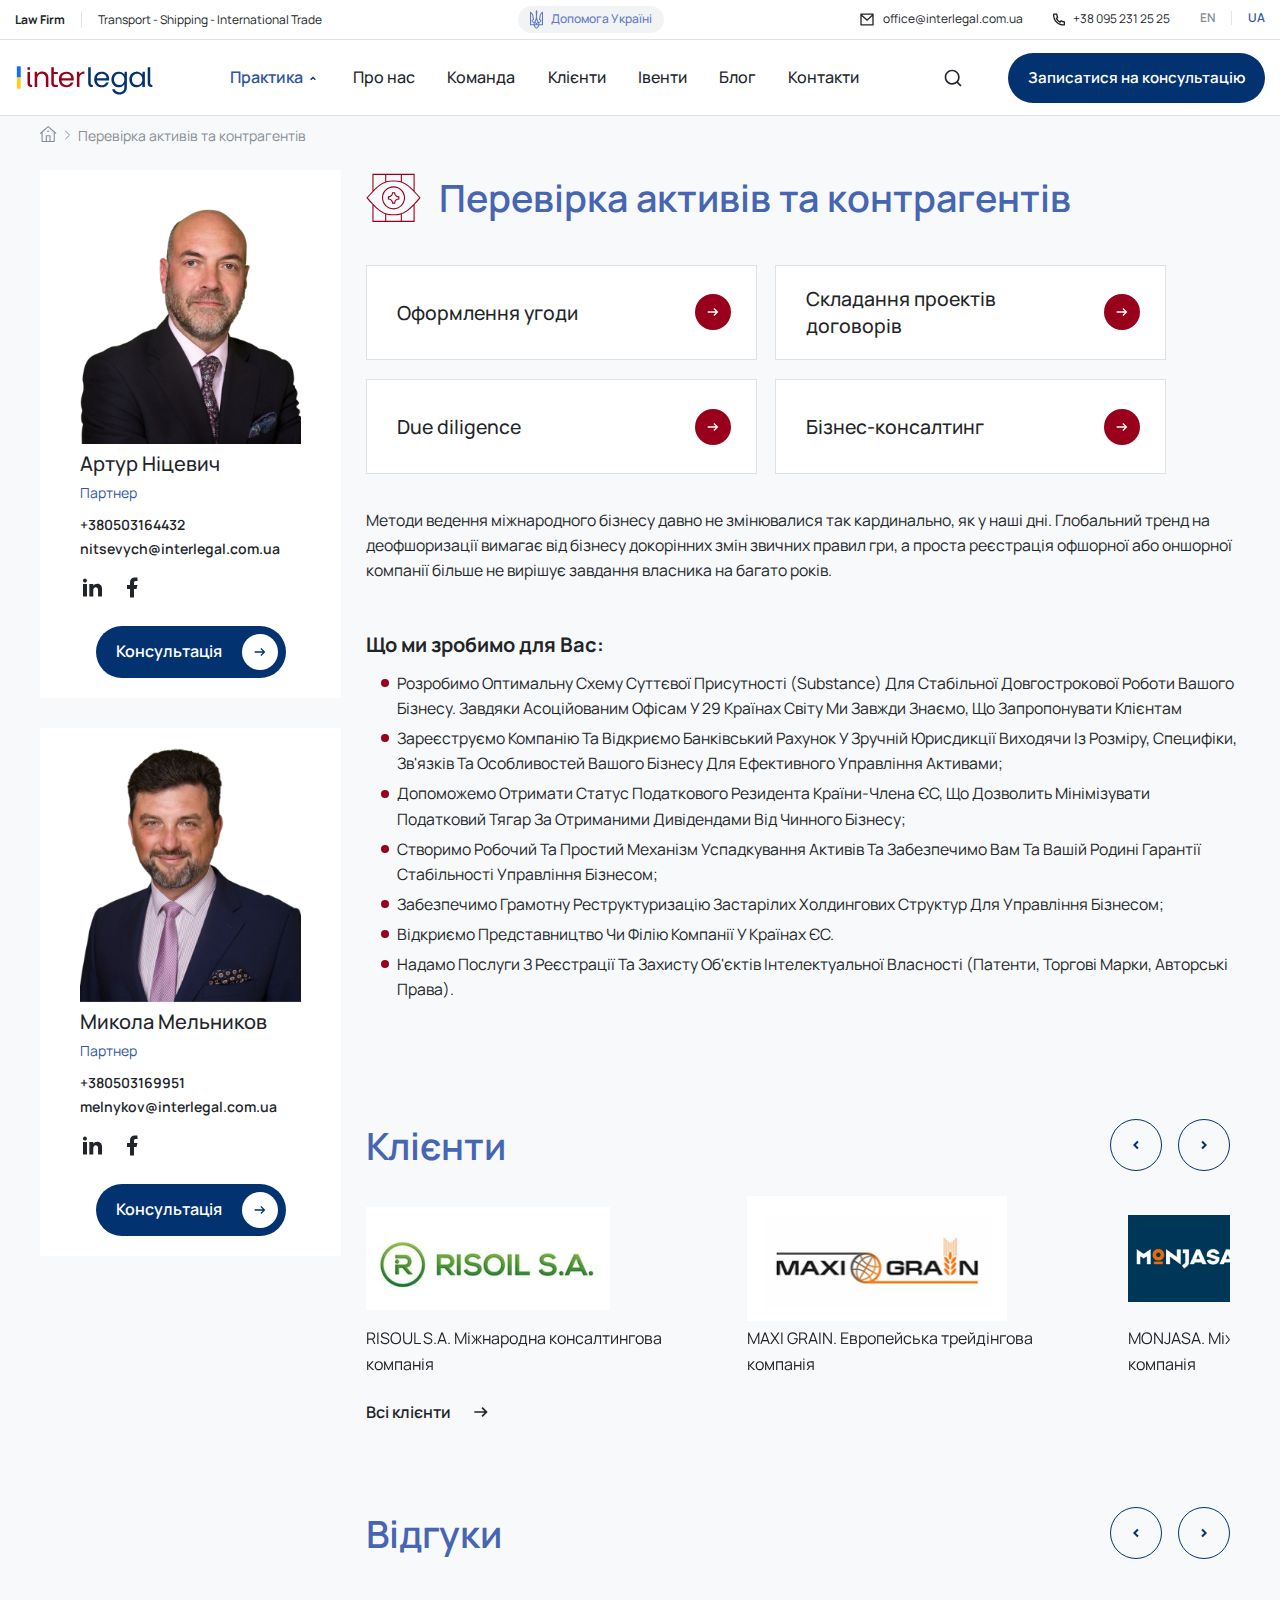
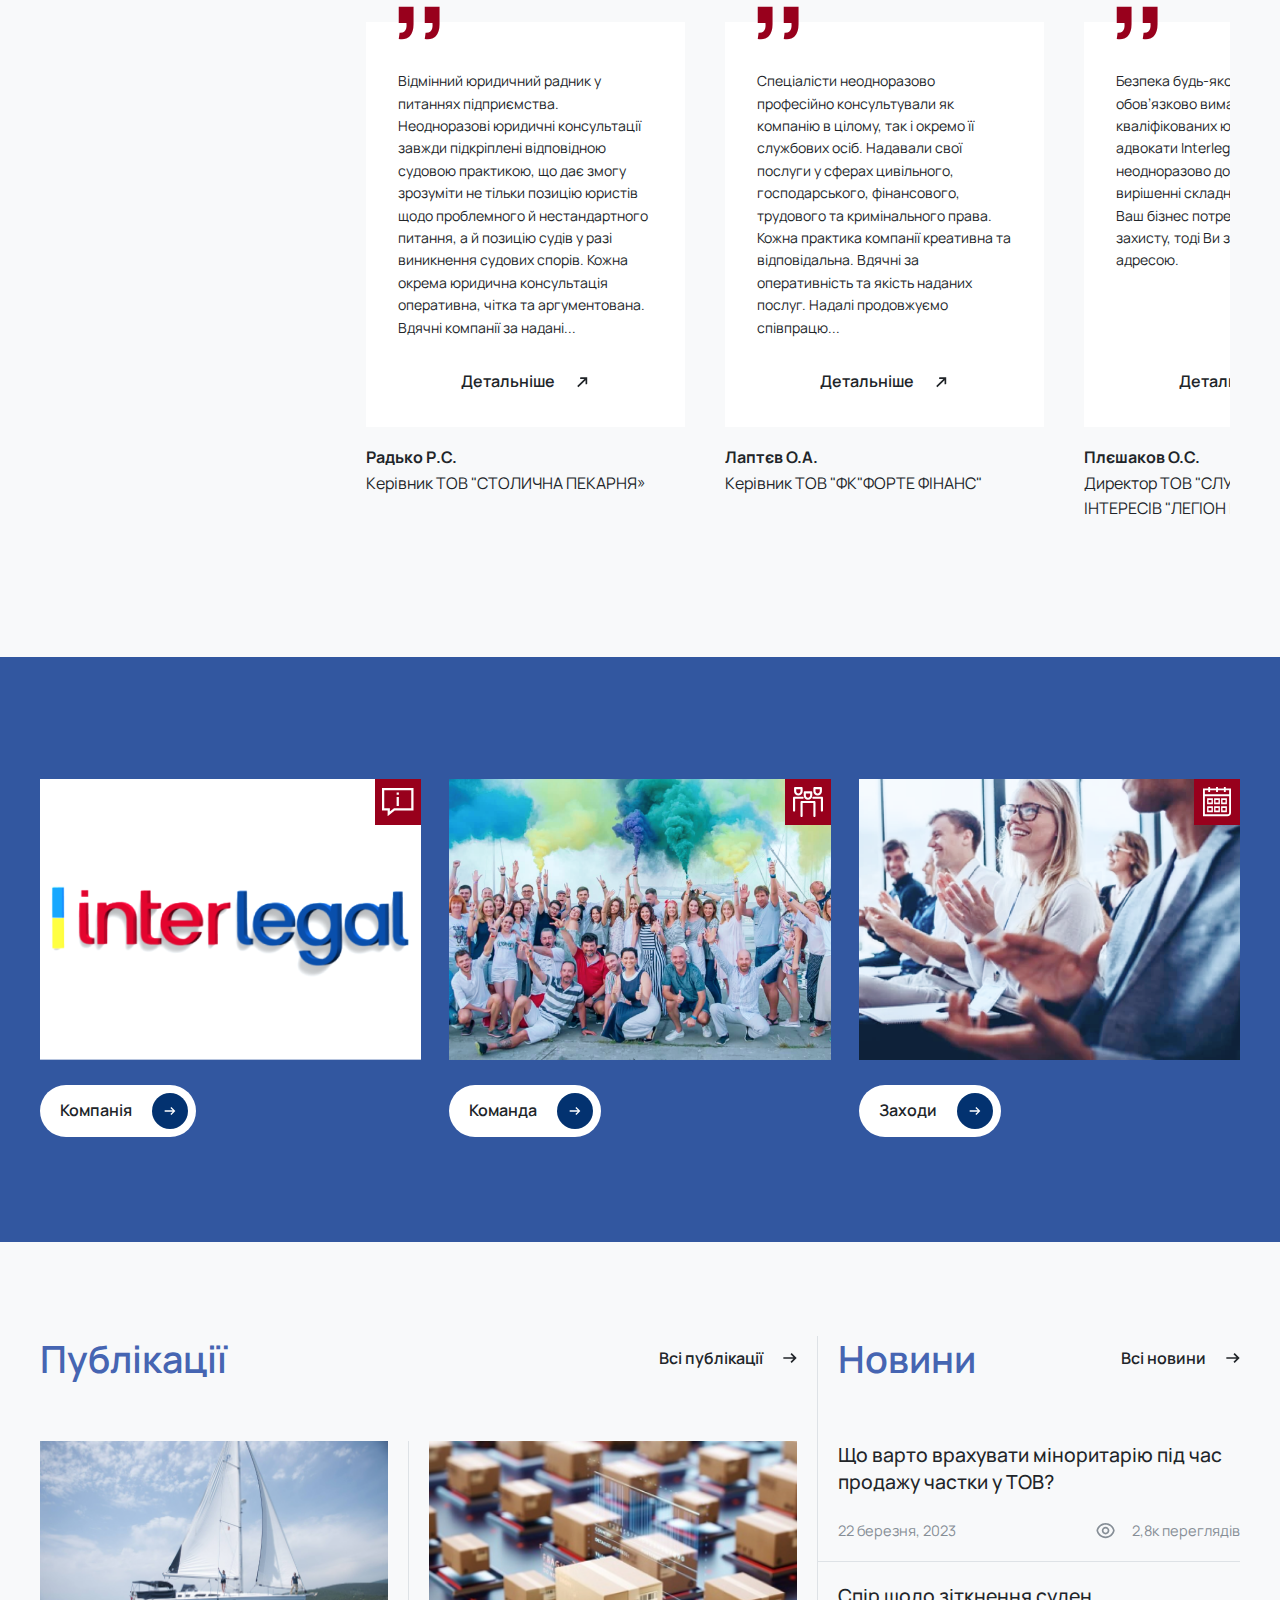
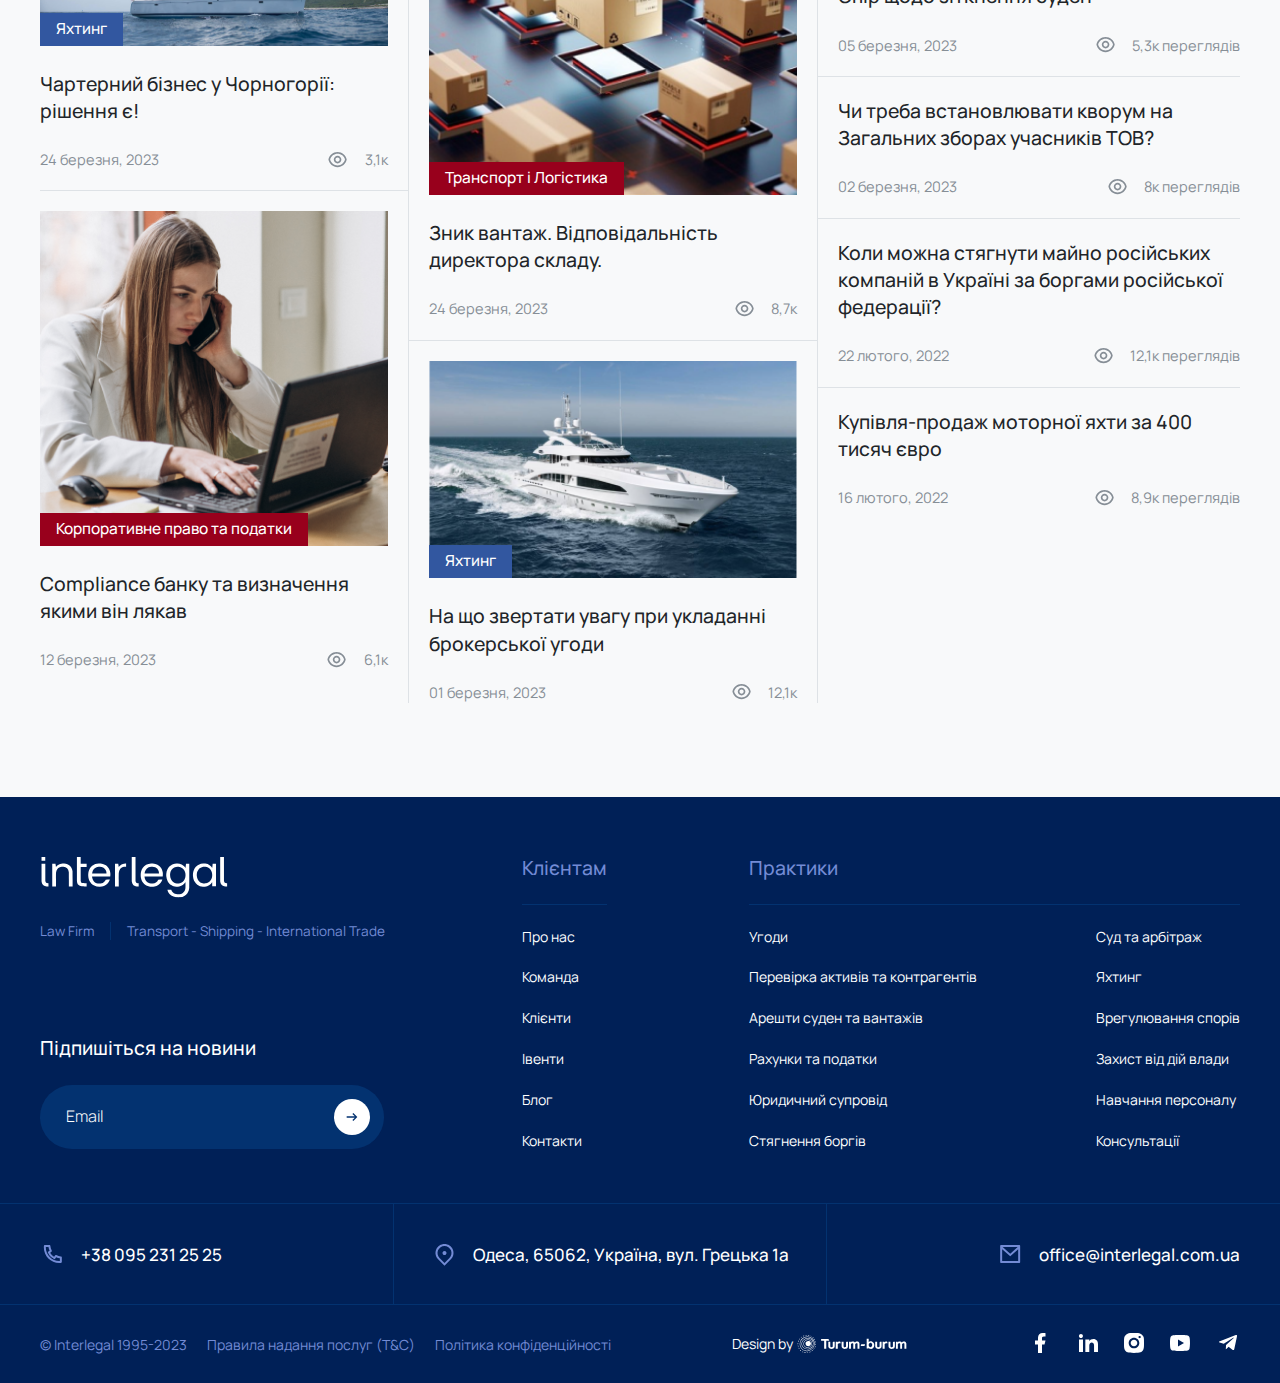
<file: practice-1-lvl.html>
<!DOCTYPE html>
<html lang="ru">

<head>
	<title>Практика 1 рівня</title>
	<meta charset="UTF-8">
	<meta name="format-detection" content="telephone=no">
	<!-- <style>body{opacity: 0;}</style> -->
	<link rel="stylesheet" href="css/style.min.css?_v=20230910145508">
	<link rel="shortcut icon" href="favicon.ico">
	<!-- <meta name="robots" content="noindex, nofollow"> -->
	<meta name="viewport" content="width=device-width, initial-scale=1.0">
	<script src="https://ajax.googleapis.com/ajax/libs/jquery/2.2.0/jquery.min.js?_v=20230910145508"></script>
</head>

<body>
	<div class="wrapper">
		<header class="header">
			<div class="header__top">
				<div class="header__container">
					<div class="header__top-content">

						<a class="tel-mb" href="#">
							<svg width="12" height="13" viewBox="0 0 12 13" fill="none" xmlns="http://www.w3.org/2000/svg">
								<path d="M4.244 5.62133C4.86956 6.72032 5.77968 7.63044 6.87867 8.256L7.468 7.43067C7.56277 7.29796 7.7029 7.20459 7.86187 7.16822C8.02084 7.13186 8.18762 7.15502 8.33067 7.23333C9.27355 7.74862 10.3148 8.05852 11.386 8.14267C11.5532 8.15592 11.7092 8.23169 11.823 8.35488C11.9368 8.47807 12 8.63963 12 8.80733V11.782C12 11.9471 11.9388 12.1063 11.8282 12.2288C11.7177 12.3513 11.5655 12.4285 11.4013 12.4453C11.048 12.482 10.692 12.5 10.3333 12.5C4.62667 12.5 0 7.87333 0 2.16667C0 1.808 0.018 1.452 0.0546667 1.09867C0.0715031 0.934465 0.148656 0.782347 0.271193 0.671756C0.39373 0.561165 0.552937 0.499964 0.718 0.5H3.69267C3.86037 0.499979 4.02193 0.563168 4.14512 0.676967C4.26831 0.790767 4.34408 0.946816 4.35733 1.114C4.44148 2.18519 4.75138 3.22645 5.26667 4.16933C5.34498 4.31238 5.36814 4.47916 5.33178 4.63813C5.29541 4.7971 5.20204 4.93723 5.06933 5.032L4.244 5.62133ZM2.56267 5.18333L3.82933 4.27867C3.46986 3.50273 3.22357 2.67923 3.098 1.83333H1.34C1.336 1.944 1.334 2.05533 1.334 2.16667C1.33333 7.13733 5.36267 11.1667 10.3333 11.1667C10.4447 11.1667 10.556 11.1647 10.6667 11.16V9.402C9.82077 9.27643 8.99727 9.03014 8.22133 8.67067L7.31667 9.93733C6.95244 9.79581 6.59867 9.62873 6.258 9.43733L6.21933 9.41533C4.91172 8.67115 3.82885 7.58828 3.08467 6.28067L3.06267 6.242C2.87127 5.90133 2.70419 5.54756 2.56267 5.18333Z" fill="#212529" />
							</svg>

							+38 095 231 25 25
						</a>

						<div data-da=".menu-mb__header , 991,98" class="header__top-info">
							<h5><b>Law Firm</b></h5>
							<p>Transport - Shipping - International Trade</p>
						</div>

						<div data-da=".menu-mb__main, 650" class="header__top-help">
							<a href="#" class="btn-help">
								<svg width="13" height="19" viewBox="0 0 13 19" fill="none" xmlns="http://www.w3.org/2000/svg">
									<path fill-rule="evenodd" clip-rule="evenodd" d="M5.85352 18.3398C4.72363 17.5898 3.90918 16.4658 3.63428 15.1621H0V1.43652C1.94434 2.29395 3.34937 4.16797 3.50195 6.11328L4.05176 9.96875L3.78711 9.94141C3.20679 9.94141 2.69775 10.4238 2.69775 10.8965C2.69775 11.3428 3.08447 11.7178 3.59351 11.8154L4.25537 11.9492C5.34448 10.1377 5.96558 8.3623 5.96558 6.62207C5.96558 5.76758 5.89624 4.91309 5.82642 4.05273C5.76807 3.33203 5.70923 2.60645 5.69067 1.87402C5.69067 1.16016 6.00635 0.508789 6.50513 0C6.69629 0.191406 6.85864 0.402344 6.98682 0.628906C7.07397 0.782227 7.14526 0.943359 7.19922 1.11035C7.27783 1.35352 7.31958 1.60938 7.31958 1.87402C7.31958 2.29785 7.30029 2.71973 7.27197 3.13965C7.24658 3.51953 7.21362 3.89746 7.18091 4.27441C7.11255 5.05957 7.04468 5.84082 7.04468 6.62207C7.04468 8.3623 7.66553 10.1377 8.75488 11.9492L9.4165 11.8154C9.7019 11.7607 9.94873 11.6162 10.1108 11.4229C10.2378 11.2705 10.3125 11.0889 10.3125 10.8965C10.3125 10.415 9.80347 9.94141 9.22314 9.94141L8.94824 9.97754L9.49805 6.12207C9.77295 4.17676 11.0557 2.29395 13 1.44531V15.1719H9.37598C9.10107 16.4658 8.32739 17.6348 7.15674 18.3486C6.88184 18.5186 6.64771 18.7236 6.49487 19C6.35229 18.7236 6.11816 18.5186 5.85352 18.3398ZM4.79492 13.0479C4.68286 13.4219 4.60132 13.7969 4.60132 14.208H5.96558C5.96558 13.6279 5.45654 13.1191 4.79492 13.0479ZM5.33447 12.1992C5.80273 12.2979 6.18945 12.5742 6.50513 12.8867C6.82056 12.5742 7.20752 12.2979 7.67578 12.1992C7.20752 11.4502 6.78003 10.665 6.50513 9.84375C6.23022 10.665 5.80273 11.4502 5.33447 12.1992ZM8.22559 13.0479C7.56372 13.1191 7.05493 13.6279 7.05493 14.208H8.41895C8.41895 14.0029 8.39868 13.8066 8.3645 13.6152C8.33008 13.4229 8.28174 13.2354 8.22559 13.0479ZM4.875 15.5557C4.82788 15.4297 4.7876 15.3018 4.75415 15.1719H5.96558H7.05493H8.26636C8.14111 15.6562 7.91821 16.1104 7.61694 16.5303C7.45215 16.7607 7.26367 16.9805 7.05493 17.1885L6.49487 17.7529L5.96558 17.1885C5.64355 16.8721 5.37012 16.5234 5.15649 16.1514C5.04614 15.959 4.95166 15.7598 4.875 15.5557ZM1.72046 10.4238C1.87305 9.91504 2.30078 9.46875 2.85034 9.19238L2.42285 6.01465C2.27026 5.02441 1.802 4.14062 1.09937 3.41797V10.415V11.3701V14.208H3.55298C3.55298 13.7256 3.63428 13.2881 3.74634 12.8418L3.2373 12.7354C2.49414 12.5303 1.91382 12.0215 1.72046 11.3701C1.62793 11.0615 1.62793 10.7314 1.72046 10.4238ZM11.9209 11.3701V14.208H9.46753C9.46753 13.7256 9.38599 13.2881 9.27417 12.8418L9.78296 12.7354C10.5161 12.5303 11.1064 12.0215 11.2998 11.3701C11.3162 11.2959 11.3286 11.2207 11.3372 11.1455C11.3486 11.0439 11.353 10.9414 11.3503 10.8398C11.3467 10.7002 11.3298 10.5605 11.2998 10.4238C11.238 10.2139 11.1309 10.0166 10.9888 9.83887C10.7805 9.57812 10.4968 9.35645 10.1699 9.19238L10.5974 6.01465C10.6655 5.41309 10.8799 4.84766 11.1951 4.33594C11.3989 4.00586 11.645 3.69824 11.9209 3.41797V10.4238V11.3701Z" fill="#6079C5" />
								</svg>

								Допомога Україні
							</a>
						</div>

						<div class="header__top-connection-language">
							<div data-da=".menu-mb__footer , 650,98" class="header__top-connection">
								<ul>
									<li>
										<a href="#">
											<svg width="16" height="17" viewBox="0 0 16 17" fill="none" xmlns="http://www.w3.org/2000/svg">
												<g clip-path="url(#clip0_1307_9257)">
													<path d="M2.00065 2.5H14.0007C14.1775 2.5 14.347 2.57024 14.4721 2.69526C14.5971 2.82029 14.6673 2.98986 14.6673 3.16667V13.8333C14.6673 14.0101 14.5971 14.1797 14.4721 14.3047C14.347 14.4298 14.1775 14.5 14.0007 14.5H2.00065C1.82384 14.5 1.65427 14.4298 1.52925 14.3047C1.40422 14.1797 1.33398 14.0101 1.33398 13.8333V3.16667C1.33398 2.98986 1.40422 2.82029 1.52925 2.69526C1.65427 2.57024 1.82384 2.5 2.00065 2.5ZM13.334 5.32533L8.04865 10.0587L2.66732 5.31067V13.1667H13.334V5.32533ZM3.00798 3.83333L8.04132 8.27467L13.002 3.83333H3.00798Z" fill="#212529" />
												</g>
												<defs>
													<clipPath id="clip0_1307_9257">
														<rect width="16" height="16" fill="white" transform="translate(0 0.5)" />
													</clipPath>
												</defs>
											</svg>

											office@interlegal.com.ua
										</a>

									</li>
									<li>
										<a href="#">
											<svg width="12" height="13" viewBox="0 0 12 13" fill="none" xmlns="http://www.w3.org/2000/svg">
												<path d="M4.244 5.62133C4.86956 6.72032 5.77968 7.63044 6.87867 8.256L7.468 7.43067C7.56277 7.29796 7.7029 7.20459 7.86187 7.16822C8.02084 7.13186 8.18762 7.15502 8.33067 7.23333C9.27355 7.74862 10.3148 8.05852 11.386 8.14267C11.5532 8.15592 11.7092 8.23169 11.823 8.35488C11.9368 8.47807 12 8.63963 12 8.80733V11.782C12 11.9471 11.9388 12.1063 11.8282 12.2288C11.7177 12.3513 11.5655 12.4285 11.4013 12.4453C11.048 12.482 10.692 12.5 10.3333 12.5C4.62667 12.5 0 7.87333 0 2.16667C0 1.808 0.018 1.452 0.0546667 1.09867C0.0715031 0.934465 0.148656 0.782347 0.271193 0.671756C0.39373 0.561165 0.552937 0.499964 0.718 0.5H3.69267C3.86037 0.499979 4.02193 0.563168 4.14512 0.676967C4.26831 0.790767 4.34408 0.946816 4.35733 1.114C4.44148 2.18519 4.75138 3.22645 5.26667 4.16933C5.34498 4.31238 5.36814 4.47916 5.33178 4.63813C5.29541 4.7971 5.20204 4.93723 5.06933 5.032L4.244 5.62133ZM2.56267 5.18333L3.82933 4.27867C3.46986 3.50273 3.22357 2.67923 3.098 1.83333H1.34C1.336 1.944 1.334 2.05533 1.334 2.16667C1.33333 7.13733 5.36267 11.1667 10.3333 11.1667C10.4447 11.1667 10.556 11.1647 10.6667 11.16V9.402C9.82077 9.27643 8.99727 9.03014 8.22133 8.67067L7.31667 9.93733C6.95244 9.79581 6.59867 9.62873 6.258 9.43733L6.21933 9.41533C4.91172 8.67115 3.82885 7.58828 3.08467 6.28067L3.06267 6.242C2.87127 5.90133 2.70419 5.54756 2.56267 5.18333Z" fill="#212529" />
											</svg>

											+38 095 231 25 25
										</a>

									</li>
								</ul>



							</div>
							<div data-da=".menu-mb__footer , 650,98" class="header__top-language">
								<nav class="cpel-switcher__nav">
									<ul class="cpel-switcher__list">
										<li class="cpel-switcher__lang ">
											<a href="#"><span>EN</span></a>
										</li>
										<li class="cpel-switcher__lang active">
											<a href="#"><span>UA</span></a>
										</li>
									</ul>
								</nav>
							</div>

						</div>




						<a class="btn-consultation btn-consultation-mb" href="#">Записатися на консультацію</a>


					</div>
				</div>
			</div>

			<div class="header__container">

				<div class="header__menu">
					<nav id="main-navigation" class="main-navigation">

						<div class="burger">
							<span></span>
						</div>

						<div class="menu-mb">
							<div class="menu-mb__wrap">
								<div class="menu-mb__header">
									<div class="menu-mb__header-logo">
										<div class="logo ">
											<a href="#">
												<svg width="140" height="38" viewBox="0 0 140 38" fill="none" xmlns="http://www.w3.org/2000/svg">
													<path d="M10.9336 9.8188V11.0918H12.216H13.4985V9.8188V8.5458H12.216H10.9336V9.8188Z" fill="#98001C" />
													<path d="M35.3848 16.6819C35.3848 22.0596 35.3905 24.8984 35.399 25.0526C35.4745 26.2619 35.798 27.1417 36.3822 27.7273C36.9194 28.2662 37.7502 28.6283 38.7262 28.7513C39.1466 28.8037 39.1979 28.8051 40.6471 28.8107L42.0962 28.8164V27.7202V26.624L40.8822 26.6184C39.5798 26.6141 39.5769 26.6127 39.2492 26.5363C38.4954 26.3623 38.1662 25.9663 38.018 25.0596C38.0066 24.9875 38.0009 23.6565 37.9967 20.1614L37.9924 15.3622L40.0443 15.3721L42.0962 15.382V14.3127V13.242H40.0443H37.9924V10.894V8.54601H36.6886H35.3848V16.6819Z" fill="#98001C" />
													<path d="M73.2754 16.5131C73.2768 21.0379 73.2825 24.6164 73.2896 24.8343C73.3025 25.2331 73.3267 25.492 73.3766 25.789C73.5362 26.7466 73.9109 27.4736 74.478 27.9277C74.8813 28.2502 75.3358 28.4722 75.9172 28.6306C76.4544 28.7763 76.9161 28.8301 77.6471 28.8301H78.0632V27.741V26.6518H77.9734C77.563 26.6518 77.0714 26.5656 76.7864 26.4439C76.2863 26.2303 76.0155 25.7989 75.9158 25.0662C75.8916 24.8866 75.8901 24.4623 75.8859 16.7253L75.883 8.57524H74.5792H73.2754V16.5131Z" fill="#033270" />
													<path d="M134.395 16.8517C134.398 24.5689 134.401 25.146 134.423 25.3497C134.529 26.2917 134.761 26.9636 135.169 27.4996C135.277 27.6425 135.509 27.8745 135.653 27.9834C136.222 28.4148 136.981 28.6906 137.896 28.7953C138.02 28.8094 138.281 28.8193 138.634 28.825L139.178 28.832V27.7443V26.6552L138.962 26.6453C137.709 26.5887 137.206 26.1941 137.031 25.129C137.007 24.9819 137.005 24.5689 137.003 16.7739L136.998 8.57437H135.694H134.391L134.395 16.8517Z" fill="#033270" />
													<path d="M25.4813 12.9619C24.357 13.0397 23.2142 13.4216 22.3393 14.0086C21.8121 14.3622 21.3875 14.7837 21.0198 15.3198C20.9415 15.4315 20.9386 15.4358 20.9301 15.3976C20.9258 15.3764 20.8517 14.8969 20.7648 14.3325C20.6793 13.7681 20.6052 13.2858 20.6009 13.2604L20.5923 13.2151H19.4609H18.3281V21.0157V28.8164H19.6319H20.9358L20.94 24.2223C20.9443 19.4089 20.9429 19.5716 21.0084 19.0921C21.1125 18.317 21.349 17.6154 21.6853 17.0765C21.8905 16.747 22.2382 16.3552 22.5317 16.1232C23.1743 15.6154 23.9295 15.324 24.8615 15.2208C25.1208 15.1925 25.8475 15.1967 26.1083 15.2293C27.1428 15.3537 27.9265 15.7116 28.5734 16.3552C29.2089 16.9846 29.588 17.7936 29.749 18.8545C29.8231 19.3481 29.8188 19.0582 29.8231 24.1247L29.8274 28.8164H31.1169H32.4065L32.4022 23.8475C32.3979 18.4259 32.4036 18.8347 32.3196 18.2293C32.1172 16.7569 31.5444 15.5419 30.6453 14.672C29.5637 13.6267 28.2172 13.068 26.5144 12.9605C26.255 12.9449 25.7235 12.9449 25.4813 12.9619Z" fill="#98001C" />
													<path d="M68.8569 12.9619C68.267 13.0058 67.6585 13.1302 67.1113 13.3198C65.9244 13.7314 65.0452 14.3721 64.4182 15.2788C64.3555 15.3679 64.3042 15.4344 64.3028 15.4273C64.2999 15.4202 64.2244 14.928 64.1332 14.3325C64.042 13.737 63.9651 13.242 63.9622 13.2321C63.9565 13.2179 63.7228 13.2151 62.8266 13.2179L61.6966 13.2222L61.6923 21.0186L61.6895 28.8164H62.9933H64.2971V24.5759C64.2971 20.3736 64.3042 19.747 64.347 19.3326C64.4538 18.2944 64.7559 17.4485 65.2489 16.7936C65.4 16.5928 65.7078 16.2788 65.9073 16.1189C66.2906 15.8134 66.6796 15.6041 67.1683 15.4428C67.7255 15.259 68.2741 15.1854 68.9965 15.1981L69.3699 15.2052V14.0751V12.9463L69.196 12.9478C69.0991 12.9492 68.9467 12.9562 68.8569 12.9619Z" fill="#98001C" />
													<path d="M104.317 12.9676C103.385 13.0044 102.545 13.1769 101.732 13.4994C100.002 14.1826 98.6837 15.4429 97.8986 17.1628C97.4697 18.1006 97.2389 19.0256 97.1391 20.194C97.112 20.5122 97.1163 21.4967 97.1462 21.8361C97.2602 23.119 97.5566 24.1587 98.101 25.1742C98.7308 26.3525 99.5017 27.2082 100.545 27.8871C101.579 28.5618 102.681 28.9267 103.987 29.0272C104.225 29.0456 104.931 29.0456 105.186 29.0272C106.571 28.9253 107.621 28.542 108.72 27.733C109.394 27.2365 109.954 26.6325 110.338 25.9861L110.401 25.88L110.405 27.5986C110.41 29.3341 110.404 29.6467 110.357 30.0244C110.257 30.8362 110.023 31.5378 109.664 32.1121C109.352 32.61 108.831 33.1361 108.326 33.4629C107.728 33.8504 107.065 34.081 106.254 34.1856C105.969 34.2224 105.07 34.2224 104.758 34.1856C103.554 34.0428 102.588 33.6538 101.787 32.9862C101.202 32.4982 100.778 31.8815 100.553 31.1884L100.513 31.064H99.2181H97.9243L97.9342 31.1177C98.0582 31.8278 98.2221 32.3426 98.4985 32.8928C98.9602 33.8108 99.6413 34.5492 100.597 35.1701C101.539 35.7797 102.599 36.1602 103.866 36.3398C104.82 36.4756 105.85 36.4869 106.753 36.3752C108.869 36.1107 110.642 35.0923 111.75 33.5025C112.55 32.3568 112.986 30.972 113.027 29.4444C113.033 29.2577 113.036 25.5193 113.033 21.1374L113.03 13.1713H111.904C111.284 13.1713 110.779 13.1727 110.779 13.1755C110.779 13.1812 110.438 16.0129 110.434 16.0482C110.431 16.0666 110.395 16.0185 110.331 15.9139C109.767 14.9832 108.863 14.1925 107.742 13.6451C106.843 13.2066 105.885 12.9916 104.723 12.969C104.562 12.9662 104.379 12.9647 104.317 12.9676ZM105.599 15.2378C106.529 15.3127 107.468 15.6649 108.222 16.2194C109.375 17.068 110.14 18.4075 110.358 19.9606C110.421 20.4104 110.444 21.1614 110.407 21.6169C110.338 22.4783 110.154 23.1756 109.817 23.8574C109.499 24.4953 109.203 24.9083 108.74 25.3567C107.939 26.1304 106.938 26.6014 105.763 26.7598C105.522 26.7923 104.706 26.7966 104.466 26.7669C103.776 26.682 103.228 26.5165 102.648 26.2209C101.673 25.7216 100.934 24.9621 100.415 23.9281C99.922 22.9436 99.6997 21.7343 99.7781 20.4698C99.8536 19.2633 100.18 18.2859 100.815 17.3651C101.286 16.6833 101.923 16.1303 102.649 15.7752C103.57 15.324 104.526 15.1501 105.599 15.2378Z" fill="#033270" />
													<path d="M122.641 12.9732C121.546 13.0269 120.532 13.2914 119.573 13.7723C119.075 14.0227 118.652 14.2985 118.225 14.6549C118.038 14.8091 117.573 15.2745 117.417 15.4626C116.325 16.7738 115.71 18.3877 115.581 20.2774C115.561 20.5631 115.561 21.3863 115.581 21.6649C115.654 22.713 115.862 23.6395 116.215 24.4797C116.327 24.7456 116.557 25.2081 116.714 25.4769C117.207 26.3255 117.838 27.0441 118.591 27.6098C119.707 28.4486 121.009 28.9295 122.441 29.0285C122.753 29.0497 123.577 29.037 123.86 29.0073C124.962 28.8899 125.849 28.5971 126.72 28.0653C127.618 27.5165 128.299 26.846 128.805 26.0115L128.876 25.8941V27.3397V28.7867H130.187H131.498V20.9931V13.1995H130.358C129.402 13.1995 129.218 13.2023 129.218 13.2193C129.218 13.2433 128.893 15.9463 128.882 16.0185L128.873 16.0722L128.799 15.9463C128.44 15.3452 127.92 14.778 127.293 14.3098C126.318 13.5814 125.325 13.1839 124.102 13.0312C123.656 12.976 123.074 12.952 122.641 12.9732ZM124.105 15.2448C124.886 15.3212 125.603 15.5574 126.278 15.9605C127.341 16.5942 128.145 17.6253 128.553 18.8785C128.858 19.8134 128.95 20.8827 128.818 21.9407C128.728 22.6635 128.531 23.3184 128.222 23.9351C127.936 24.5023 127.658 24.8913 127.246 25.3015C126.522 26.0186 125.594 26.5052 124.578 26.6989C124.188 26.7739 124.058 26.7838 123.533 26.7838C123.144 26.7838 123.002 26.7796 122.857 26.7598C121.216 26.5391 119.917 25.7046 119.085 24.3382C118.609 23.556 118.33 22.6593 118.239 21.6239C118.213 21.3283 118.209 20.655 118.232 20.3608C118.276 19.7851 118.391 19.208 118.554 18.7427C118.753 18.1698 119.1 17.5461 119.476 17.0779C119.654 16.8572 120.024 16.4867 120.234 16.3197C121.283 15.4895 122.673 15.1033 124.105 15.2448Z" fill="#033270" />
													<path d="M50.4684 12.9957C48.7399 13.1032 47.3934 13.5501 46.1978 14.4143C45.8074 14.6958 45.3172 15.1456 45.0337 15.4837C43.9464 16.7793 43.3366 18.396 43.2083 20.314C43.1884 20.6096 43.1884 21.4144 43.2083 21.6931C43.3223 23.3168 43.7441 24.6252 44.5421 25.8346C44.8213 26.2575 45.0522 26.5418 45.4027 26.8968C45.9698 27.4697 46.5555 27.8883 47.3193 28.2632C48.4777 28.8318 49.7516 29.0963 51.1666 29.0637C53.3681 29.0128 55.0695 28.3466 56.4175 27.0043C57.157 26.2688 57.6971 25.4017 58.0391 24.4003C58.0775 24.2886 58.1132 24.1797 58.1189 24.157L58.1274 24.1188L56.7153 24.1217L55.3032 24.1259L55.2547 24.2461C55.1863 24.4173 55.0282 24.7242 54.9213 24.8911C54.3841 25.7455 53.5206 26.3961 52.5616 26.6705C52.0016 26.8303 51.5214 26.8855 50.8189 26.8728C50.3572 26.8643 50.1321 26.8416 49.7588 26.7638C48.6245 26.5305 47.59 25.8926 46.8932 24.9972C46.4016 24.3678 46.0682 23.5587 45.9299 22.662C45.9057 22.5035 45.8587 22.0764 45.8587 22.0085C45.8587 21.9844 46.0511 21.983 52.1341 21.983H58.4081L58.4252 21.8515C58.5264 21.0665 58.5406 20.222 58.4623 19.4795C58.2955 17.9024 57.6615 16.4412 56.6583 15.3252C56.2992 14.9264 55.8817 14.5699 55.4001 14.2531C55.1023 14.0579 54.9455 13.9674 54.6221 13.8061C53.76 13.3776 52.8523 13.1244 51.8007 13.0225C51.577 12.9999 50.6835 12.9829 50.4684 12.9957ZM51.3034 15.1654C52.0985 15.2262 52.7753 15.4101 53.4451 15.7496C53.8597 15.9589 54.1704 16.1852 54.5166 16.5289C54.8843 16.8953 55.1222 17.2206 55.3345 17.6463C55.5169 18.0155 55.6224 18.3168 55.7036 18.7043C55.772 19.0339 55.819 19.4597 55.819 19.751V19.8614H50.8588H45.9L45.9072 19.8005C45.9114 19.768 45.9257 19.6633 45.9371 19.5686C46.0724 18.478 46.4757 17.5233 47.1098 16.792C47.9491 15.8231 49.1361 15.2503 50.4826 15.1612C50.655 15.1499 51.1267 15.1527 51.3034 15.1654Z" fill="#98001C" />
													<path d="M86.6336 13.0026C85.3811 13.0775 84.1855 13.4043 83.228 13.9347C82.2163 14.4948 81.4425 15.2006 80.817 16.1342C79.8908 17.5189 79.4234 19.2657 79.4633 21.2049C79.479 21.9348 79.5402 22.4893 79.6799 23.1357C80.0147 24.6816 80.8213 26.1315 81.8942 27.1145C82.9857 28.1131 84.4135 28.7708 85.9567 28.983C86.9442 29.1188 88.107 29.0876 89.0702 28.8981C90.0235 28.71 90.8443 28.3832 91.5995 27.8896C92.7936 27.1102 93.6699 26.0466 94.1843 24.7524C94.2613 24.5586 94.3924 24.1724 94.3924 24.1413C94.3924 24.1201 94.2556 24.1187 92.9874 24.1215L91.581 24.1258L91.4798 24.3521C91.1435 25.0989 90.6562 25.6703 89.9622 26.1329C89.3524 26.5388 88.7111 26.7595 87.8733 26.8514C87.604 26.8811 86.7433 26.8769 86.4911 26.8443C85.8442 26.7609 85.3112 26.601 84.7712 26.3295C83.8621 25.8712 83.124 25.1413 82.6808 24.2601C82.3787 23.6576 82.2049 23.0296 82.1308 22.2601C82.1194 22.1356 82.1094 22.0239 82.1094 22.0083C82.1094 21.9843 82.3018 21.9829 88.3848 21.9829H94.6588L94.6902 21.7594C94.7614 21.2375 94.7685 21.1031 94.7685 20.427C94.7685 19.7368 94.76 19.5925 94.683 19.0974C94.4422 17.5387 93.7383 16.1172 92.6981 15.0832C91.8745 14.2657 90.8058 13.6518 89.6046 13.3053C89.0317 13.1412 88.4333 13.0408 87.7806 13.0012C87.5099 12.9856 86.9243 12.9856 86.6336 13.0026ZM87.5669 15.1653C88.268 15.2176 88.8935 15.3718 89.4991 15.6419C90.6519 16.1554 91.5339 17.1554 91.883 18.3393C92.0084 18.7636 92.084 19.2686 92.084 19.6802V19.8612H87.1323H82.1806V19.8202C82.1806 19.7962 82.1906 19.7028 82.202 19.6109C82.3702 18.328 82.8318 17.3237 83.6099 16.5472C84.4221 15.7367 85.4879 15.2586 86.6891 15.1667C86.9043 15.1497 87.3489 15.1497 87.5669 15.1653Z" fill="#033270" />
													<path d="M10.9379 19.1855C10.9421 24.6877 10.9436 25.1474 10.9664 25.3497C11.0704 26.2903 11.3041 26.9636 11.7116 27.4996C11.8199 27.6425 12.0522 27.8745 12.1961 27.9834C12.7646 28.4148 13.5241 28.6906 14.4389 28.7953C14.5629 28.8094 14.8237 28.8193 15.1771 28.825L15.7214 28.832V27.7443V26.6552L15.5048 26.6453C14.2523 26.5887 13.7493 26.1927 13.574 25.129C13.5512 24.9833 13.5484 24.6566 13.5455 19.1077L13.5412 13.242H12.2374H10.9336L10.9379 19.1855Z" fill="#98001C" />
													<rect y="7.5" width="4" height="11.5" fill="#0D6EFF" />
													<rect y="19" width="4" height="11.5" fill="#FFCD29" />
												</svg>
											</a>

										</div>

										<button name="close-menu" class="btn-close-menu">
											<svg width="14" height="14" viewBox="0 0 14 14" fill="none" xmlns="http://www.w3.org/2000/svg">
												<path d="M7.0007 5.80134L11.9504 0.851562L13.3646 2.26577L8.4149 7.21554L13.3646 12.1652L11.9504 13.5794L7.0007 8.62974L2.05093 13.5794L0.636719 12.1652L5.5865 7.21554L0.636719 2.26577L2.05093 0.851562L7.0007 5.80134Z" fill="#033270" />
											</svg>
										</button>
									</div>

								</div>
								<div class="menu-mb__main"></div>
								<div class="menu-mb__footer"></div>
							</div>

						</div>

						<div class="menu-main-menu-container">

							<div data-da=".block-menu, 767.98" class="block-logo-mb">

								<div class="logo">
									<a href="#">
										<svg width="140" height="38" viewBox="0 0 140 38" fill="none" xmlns="http://www.w3.org/2000/svg">
											<path d="M10.9336 9.8188V11.0918H12.216H13.4985V9.8188V8.5458H12.216H10.9336V9.8188Z" fill="#98001C" />
											<path d="M35.3848 16.6819C35.3848 22.0596 35.3905 24.8984 35.399 25.0526C35.4745 26.2619 35.798 27.1417 36.3822 27.7273C36.9194 28.2662 37.7502 28.6283 38.7262 28.7513C39.1466 28.8037 39.1979 28.8051 40.6471 28.8107L42.0962 28.8164V27.7202V26.624L40.8822 26.6184C39.5798 26.6141 39.5769 26.6127 39.2492 26.5363C38.4954 26.3623 38.1662 25.9663 38.018 25.0596C38.0066 24.9875 38.0009 23.6565 37.9967 20.1614L37.9924 15.3622L40.0443 15.3721L42.0962 15.382V14.3127V13.242H40.0443H37.9924V10.894V8.54601H36.6886H35.3848V16.6819Z" fill="#98001C" />
											<path d="M73.2754 16.5131C73.2768 21.0379 73.2825 24.6164 73.2896 24.8343C73.3025 25.2331 73.3267 25.492 73.3766 25.789C73.5362 26.7466 73.9109 27.4736 74.478 27.9277C74.8813 28.2502 75.3358 28.4722 75.9172 28.6306C76.4544 28.7763 76.9161 28.8301 77.6471 28.8301H78.0632V27.741V26.6518H77.9734C77.563 26.6518 77.0714 26.5656 76.7864 26.4439C76.2863 26.2303 76.0155 25.7989 75.9158 25.0662C75.8916 24.8866 75.8901 24.4623 75.8859 16.7253L75.883 8.57524H74.5792H73.2754V16.5131Z" fill="#033270" />
											<path d="M134.395 16.8517C134.398 24.5689 134.401 25.146 134.423 25.3497C134.529 26.2917 134.761 26.9636 135.169 27.4996C135.277 27.6425 135.509 27.8745 135.653 27.9834C136.222 28.4148 136.981 28.6906 137.896 28.7953C138.02 28.8094 138.281 28.8193 138.634 28.825L139.178 28.832V27.7443V26.6552L138.962 26.6453C137.709 26.5887 137.206 26.1941 137.031 25.129C137.007 24.9819 137.005 24.5689 137.003 16.7739L136.998 8.57437H135.694H134.391L134.395 16.8517Z" fill="#033270" />
											<path d="M25.4813 12.9619C24.357 13.0397 23.2142 13.4216 22.3393 14.0086C21.8121 14.3622 21.3875 14.7837 21.0198 15.3198C20.9415 15.4315 20.9386 15.4358 20.9301 15.3976C20.9258 15.3764 20.8517 14.8969 20.7648 14.3325C20.6793 13.7681 20.6052 13.2858 20.6009 13.2604L20.5923 13.2151H19.4609H18.3281V21.0157V28.8164H19.6319H20.9358L20.94 24.2223C20.9443 19.4089 20.9429 19.5716 21.0084 19.0921C21.1125 18.317 21.349 17.6154 21.6853 17.0765C21.8905 16.747 22.2382 16.3552 22.5317 16.1232C23.1743 15.6154 23.9295 15.324 24.8615 15.2208C25.1208 15.1925 25.8475 15.1967 26.1083 15.2293C27.1428 15.3537 27.9265 15.7116 28.5734 16.3552C29.2089 16.9846 29.588 17.7936 29.749 18.8545C29.8231 19.3481 29.8188 19.0582 29.8231 24.1247L29.8274 28.8164H31.1169H32.4065L32.4022 23.8475C32.3979 18.4259 32.4036 18.8347 32.3196 18.2293C32.1172 16.7569 31.5444 15.5419 30.6453 14.672C29.5637 13.6267 28.2172 13.068 26.5144 12.9605C26.255 12.9449 25.7235 12.9449 25.4813 12.9619Z" fill="#98001C" />
											<path d="M68.8569 12.9619C68.267 13.0058 67.6585 13.1302 67.1113 13.3198C65.9244 13.7314 65.0452 14.3721 64.4182 15.2788C64.3555 15.3679 64.3042 15.4344 64.3028 15.4273C64.2999 15.4202 64.2244 14.928 64.1332 14.3325C64.042 13.737 63.9651 13.242 63.9622 13.2321C63.9565 13.2179 63.7228 13.2151 62.8266 13.2179L61.6966 13.2222L61.6923 21.0186L61.6895 28.8164H62.9933H64.2971V24.5759C64.2971 20.3736 64.3042 19.747 64.347 19.3326C64.4538 18.2944 64.7559 17.4485 65.2489 16.7936C65.4 16.5928 65.7078 16.2788 65.9073 16.1189C66.2906 15.8134 66.6796 15.6041 67.1683 15.4428C67.7255 15.259 68.2741 15.1854 68.9965 15.1981L69.3699 15.2052V14.0751V12.9463L69.196 12.9478C69.0991 12.9492 68.9467 12.9562 68.8569 12.9619Z" fill="#98001C" />
											<path d="M104.317 12.9676C103.385 13.0044 102.545 13.1769 101.732 13.4994C100.002 14.1826 98.6837 15.4429 97.8986 17.1628C97.4697 18.1006 97.2389 19.0256 97.1391 20.194C97.112 20.5122 97.1163 21.4967 97.1462 21.8361C97.2602 23.119 97.5566 24.1587 98.101 25.1742C98.7308 26.3525 99.5017 27.2082 100.545 27.8871C101.579 28.5618 102.681 28.9267 103.987 29.0272C104.225 29.0456 104.931 29.0456 105.186 29.0272C106.571 28.9253 107.621 28.542 108.72 27.733C109.394 27.2365 109.954 26.6325 110.338 25.9861L110.401 25.88L110.405 27.5986C110.41 29.3341 110.404 29.6467 110.357 30.0244C110.257 30.8362 110.023 31.5378 109.664 32.1121C109.352 32.61 108.831 33.1361 108.326 33.4629C107.728 33.8504 107.065 34.081 106.254 34.1856C105.969 34.2224 105.07 34.2224 104.758 34.1856C103.554 34.0428 102.588 33.6538 101.787 32.9862C101.202 32.4982 100.778 31.8815 100.553 31.1884L100.513 31.064H99.2181H97.9243L97.9342 31.1177C98.0582 31.8278 98.2221 32.3426 98.4985 32.8928C98.9602 33.8108 99.6413 34.5492 100.597 35.1701C101.539 35.7797 102.599 36.1602 103.866 36.3398C104.82 36.4756 105.85 36.4869 106.753 36.3752C108.869 36.1107 110.642 35.0923 111.75 33.5025C112.55 32.3568 112.986 30.972 113.027 29.4444C113.033 29.2577 113.036 25.5193 113.033 21.1374L113.03 13.1713H111.904C111.284 13.1713 110.779 13.1727 110.779 13.1755C110.779 13.1812 110.438 16.0129 110.434 16.0482C110.431 16.0666 110.395 16.0185 110.331 15.9139C109.767 14.9832 108.863 14.1925 107.742 13.6451C106.843 13.2066 105.885 12.9916 104.723 12.969C104.562 12.9662 104.379 12.9647 104.317 12.9676ZM105.599 15.2378C106.529 15.3127 107.468 15.6649 108.222 16.2194C109.375 17.068 110.14 18.4075 110.358 19.9606C110.421 20.4104 110.444 21.1614 110.407 21.6169C110.338 22.4783 110.154 23.1756 109.817 23.8574C109.499 24.4953 109.203 24.9083 108.74 25.3567C107.939 26.1304 106.938 26.6014 105.763 26.7598C105.522 26.7923 104.706 26.7966 104.466 26.7669C103.776 26.682 103.228 26.5165 102.648 26.2209C101.673 25.7216 100.934 24.9621 100.415 23.9281C99.922 22.9436 99.6997 21.7343 99.7781 20.4698C99.8536 19.2633 100.18 18.2859 100.815 17.3651C101.286 16.6833 101.923 16.1303 102.649 15.7752C103.57 15.324 104.526 15.1501 105.599 15.2378Z" fill="#033270" />
											<path d="M122.641 12.9732C121.546 13.0269 120.532 13.2914 119.573 13.7723C119.075 14.0227 118.652 14.2985 118.225 14.6549C118.038 14.8091 117.573 15.2745 117.417 15.4626C116.325 16.7738 115.71 18.3877 115.581 20.2774C115.561 20.5631 115.561 21.3863 115.581 21.6649C115.654 22.713 115.862 23.6395 116.215 24.4797C116.327 24.7456 116.557 25.2081 116.714 25.4769C117.207 26.3255 117.838 27.0441 118.591 27.6098C119.707 28.4486 121.009 28.9295 122.441 29.0285C122.753 29.0497 123.577 29.037 123.86 29.0073C124.962 28.8899 125.849 28.5971 126.72 28.0653C127.618 27.5165 128.299 26.846 128.805 26.0115L128.876 25.8941V27.3397V28.7867H130.187H131.498V20.9931V13.1995H130.358C129.402 13.1995 129.218 13.2023 129.218 13.2193C129.218 13.2433 128.893 15.9463 128.882 16.0185L128.873 16.0722L128.799 15.9463C128.44 15.3452 127.92 14.778 127.293 14.3098C126.318 13.5814 125.325 13.1839 124.102 13.0312C123.656 12.976 123.074 12.952 122.641 12.9732ZM124.105 15.2448C124.886 15.3212 125.603 15.5574 126.278 15.9605C127.341 16.5942 128.145 17.6253 128.553 18.8785C128.858 19.8134 128.95 20.8827 128.818 21.9407C128.728 22.6635 128.531 23.3184 128.222 23.9351C127.936 24.5023 127.658 24.8913 127.246 25.3015C126.522 26.0186 125.594 26.5052 124.578 26.6989C124.188 26.7739 124.058 26.7838 123.533 26.7838C123.144 26.7838 123.002 26.7796 122.857 26.7598C121.216 26.5391 119.917 25.7046 119.085 24.3382C118.609 23.556 118.33 22.6593 118.239 21.6239C118.213 21.3283 118.209 20.655 118.232 20.3608C118.276 19.7851 118.391 19.208 118.554 18.7427C118.753 18.1698 119.1 17.5461 119.476 17.0779C119.654 16.8572 120.024 16.4867 120.234 16.3197C121.283 15.4895 122.673 15.1033 124.105 15.2448Z" fill="#033270" />
											<path d="M50.4684 12.9957C48.7399 13.1032 47.3934 13.5501 46.1978 14.4143C45.8074 14.6958 45.3172 15.1456 45.0337 15.4837C43.9464 16.7793 43.3366 18.396 43.2083 20.314C43.1884 20.6096 43.1884 21.4144 43.2083 21.6931C43.3223 23.3168 43.7441 24.6252 44.5421 25.8346C44.8213 26.2575 45.0522 26.5418 45.4027 26.8968C45.9698 27.4697 46.5555 27.8883 47.3193 28.2632C48.4777 28.8318 49.7516 29.0963 51.1666 29.0637C53.3681 29.0128 55.0695 28.3466 56.4175 27.0043C57.157 26.2688 57.6971 25.4017 58.0391 24.4003C58.0775 24.2886 58.1132 24.1797 58.1189 24.157L58.1274 24.1188L56.7153 24.1217L55.3032 24.1259L55.2547 24.2461C55.1863 24.4173 55.0282 24.7242 54.9213 24.8911C54.3841 25.7455 53.5206 26.3961 52.5616 26.6705C52.0016 26.8303 51.5214 26.8855 50.8189 26.8728C50.3572 26.8643 50.1321 26.8416 49.7588 26.7638C48.6245 26.5305 47.59 25.8926 46.8932 24.9972C46.4016 24.3678 46.0682 23.5587 45.9299 22.662C45.9057 22.5035 45.8587 22.0764 45.8587 22.0085C45.8587 21.9844 46.0511 21.983 52.1341 21.983H58.4081L58.4252 21.8515C58.5264 21.0665 58.5406 20.222 58.4623 19.4795C58.2955 17.9024 57.6615 16.4412 56.6583 15.3252C56.2992 14.9264 55.8817 14.5699 55.4001 14.2531C55.1023 14.0579 54.9455 13.9674 54.6221 13.8061C53.76 13.3776 52.8523 13.1244 51.8007 13.0225C51.577 12.9999 50.6835 12.9829 50.4684 12.9957ZM51.3034 15.1654C52.0985 15.2262 52.7753 15.4101 53.4451 15.7496C53.8597 15.9589 54.1704 16.1852 54.5166 16.5289C54.8843 16.8953 55.1222 17.2206 55.3345 17.6463C55.5169 18.0155 55.6224 18.3168 55.7036 18.7043C55.772 19.0339 55.819 19.4597 55.819 19.751V19.8614H50.8588H45.9L45.9072 19.8005C45.9114 19.768 45.9257 19.6633 45.9371 19.5686C46.0724 18.478 46.4757 17.5233 47.1098 16.792C47.9491 15.8231 49.1361 15.2503 50.4826 15.1612C50.655 15.1499 51.1267 15.1527 51.3034 15.1654Z" fill="#98001C" />
											<path d="M86.6336 13.0026C85.3811 13.0775 84.1855 13.4043 83.228 13.9347C82.2163 14.4948 81.4425 15.2006 80.817 16.1342C79.8908 17.5189 79.4234 19.2657 79.4633 21.2049C79.479 21.9348 79.5402 22.4893 79.6799 23.1357C80.0147 24.6816 80.8213 26.1315 81.8942 27.1145C82.9857 28.1131 84.4135 28.7708 85.9567 28.983C86.9442 29.1188 88.107 29.0876 89.0702 28.8981C90.0235 28.71 90.8443 28.3832 91.5995 27.8896C92.7936 27.1102 93.6699 26.0466 94.1843 24.7524C94.2613 24.5586 94.3924 24.1724 94.3924 24.1413C94.3924 24.1201 94.2556 24.1187 92.9874 24.1215L91.581 24.1258L91.4798 24.3521C91.1435 25.0989 90.6562 25.6703 89.9622 26.1329C89.3524 26.5388 88.7111 26.7595 87.8733 26.8514C87.604 26.8811 86.7433 26.8769 86.4911 26.8443C85.8442 26.7609 85.3112 26.601 84.7712 26.3295C83.8621 25.8712 83.124 25.1413 82.6808 24.2601C82.3787 23.6576 82.2049 23.0296 82.1308 22.2601C82.1194 22.1356 82.1094 22.0239 82.1094 22.0083C82.1094 21.9843 82.3018 21.9829 88.3848 21.9829H94.6588L94.6902 21.7594C94.7614 21.2375 94.7685 21.1031 94.7685 20.427C94.7685 19.7368 94.76 19.5925 94.683 19.0974C94.4422 17.5387 93.7383 16.1172 92.6981 15.0832C91.8745 14.2657 90.8058 13.6518 89.6046 13.3053C89.0317 13.1412 88.4333 13.0408 87.7806 13.0012C87.5099 12.9856 86.9243 12.9856 86.6336 13.0026ZM87.5669 15.1653C88.268 15.2176 88.8935 15.3718 89.4991 15.6419C90.6519 16.1554 91.5339 17.1554 91.883 18.3393C92.0084 18.7636 92.084 19.2686 92.084 19.6802V19.8612H87.1323H82.1806V19.8202C82.1806 19.7962 82.1906 19.7028 82.202 19.6109C82.3702 18.328 82.8318 17.3237 83.6099 16.5472C84.4221 15.7367 85.4879 15.2586 86.6891 15.1667C86.9043 15.1497 87.3489 15.1497 87.5669 15.1653Z" fill="#033270" />
											<path d="M10.9379 19.1855C10.9421 24.6877 10.9436 25.1474 10.9664 25.3497C11.0704 26.2903 11.3041 26.9636 11.7116 27.4996C11.8199 27.6425 12.0522 27.8745 12.1961 27.9834C12.7646 28.4148 13.5241 28.6906 14.4389 28.7953C14.5629 28.8094 14.8237 28.8193 15.1771 28.825L15.7214 28.832V27.7443V26.6552L15.5048 26.6453C14.2523 26.5887 13.7493 26.1927 13.574 25.129C13.5512 24.9833 13.5484 24.6566 13.5455 19.1077L13.5412 13.242H12.2374H10.9336L10.9379 19.1855Z" fill="#98001C" />
											<rect y="7.5" width="4" height="11.5" fill="#0D6EFF" />
											<rect y="19" width="4" height="11.5" fill="#FFCD29" />
										</svg>
									</a>

								</div>

							</div>

							<div class="block-menu">
								<div data-da=".menu-mb__main , 991.98" class="nav-menu__wrap">
									<ul class="menu nav-menu">
										<li class="menu-item-has-children">
											<a>

												Практика

											</a>



											<div class="sub-menu-wrap">

												<ul class="sub-menu">
													<li class="menu-item">


														<a>Угоди </a>


														<div class="sub-menu-wrap">
															<ul class="sub-menu">
																<li>
																	<a href="#">Оформление угоди</a>
																</li>
																<li>
																	<a href="#">Складання проектів договорів</a>
																</li>
																<li>
																	<a href="#">Due diligence</a>
																</li>
																<li>
																	<a href="#">Бізнес-консалтинг</a>
																</li>
																<li>
																	<a href="#">Всі практики</a>
																</li>
															</ul>
														</div>


													</li>



													<li class="menu-item">


														<a>Перевірка активів та контрагентів
														</a>


														<div class="sub-menu-wrap">
															<ul class="sub-menu">
																<li>
																	<a href="#">Пункт 1</a>
																</li>
																<li>
																	<a href="#">Пункт 2</a>
																</li>
																<li>
																	<a href="#">Пункт 3</a>
																</li>
																<li>
																	<a href="#">Пункт 4</a>
																</li>
																<li>
																	<a href="#">Пункт 5</a>
																</li>
															</ul>
														</div>
													</li>

													<li class="menu-item">


														<a>Арешти суден та вантажів </a>

														<div class="sub-menu-wrap">
															<ul class="sub-menu">
																<li>
																	<a href="#">Пункт 1</a>
																</li>
																<li>
																	<a href="#">Пункт 2</a>
																</li>
																<li>
																	<a href="#">Пункт 3</a>
																</li>
																<li>
																	<a href="#">Пункт 4</a>
																</li>
																<li>
																	<a href="#">Пункт 5</a>
																</li>
															</ul>
														</div>
													</li>

													<li class="menu-item">

														<a>Рахунки та податки

														</a>

														<div class="sub-menu-wrap">
															<ul class="sub-menu">
																<li>
																	<a href="#">Пункт 1</a>
																</li>
																<li>
																	<a href="#">Пункт 2</a>
																</li>
																<li>
																	<a href="#">Пункт 3</a>
																</li>
																<li>
																	<a href="#">Пункт 4</a>
																</li>
																<li>
																	<a href="#">Пункт 5</a>
																</li>
															</ul>
														</div>
													</li>

													<li class="menu-item">

														<a>Юридичний супровід

														</a>

														<div class="sub-menu-wrap">
															<ul class="sub-menu">
																<li>
																	<a href="#">Пункт 1</a>
																</li>
																<li>
																	<a href="#">Пункт 2</a>
																</li>
																<li>
																	<a href="#">Пункт 3</a>
																</li>
																<li>
																	<a href="#">Пункт 4</a>
																</li>
																<li>
																	<a href="#">Пункт 5</a>
																</li>
															</ul>
														</div>
													</li>

													<li class="menu-item">

														<a>Стягнення боргів

														</a>

														<div class="sub-menu-wrap">
															<ul class="sub-menu">
																<li>
																	<a href="#">Пункт 1</a>
																</li>
																<li>
																	<a href="#">Пункт 2</a>
																</li>
																<li>
																	<a href="#">Пункт 3</a>
																</li>
																<li>
																	<a href="#">Пункт 4</a>
																</li>
																<li>
																	<a href="#">Пункт 5</a>
																</li>
															</ul>
														</div>
													</li>

													<li class="menu-item">

														<a>Суд та арбітраж

														</a>

														<div class="sub-menu-wrap">
															<ul class="sub-menu">
																<li>
																	<a href="#">Пункт 1</a>
																</li>
																<li>
																	<a href="#">Пункт 2</a>
																</li>
																<li>
																	<a href="#">Пункт 3</a>
																</li>
																<li>
																	<a href="#">Пункт 4</a>
																</li>
																<li>
																	<a href="#">Пункт 5</a>
																</li>
															</ul>
														</div>
													</li>

													<li class="menu-item">

														<a>Яхтинг

														</a>

														<div class="sub-menu-wrap">
															<ul class="sub-menu">
																<li>
																	<a href="#">Пункт 1</a>
																</li>
																<li>
																	<a href="#">Пункт 2</a>
																</li>
																<li>
																	<a href="#">Пункт 3</a>
																</li>
																<li>
																	<a href="#">Пункт 4</a>
																</li>
																<li>
																	<a href="#">Пункт 5</a>
																</li>
															</ul>
														</div>
													</li>

													<li class="menu-item">

														<a>Врегулювання спорів

														</a>

														<div class="sub-menu-wrap">
															<ul class="sub-menu">
																<li>
																	<a href="#">Пункт 1</a>
																</li>
																<li>
																	<a href="#">Пункт 2</a>
																</li>
																<li>
																	<a href="#">Пункт 3</a>
																</li>
																<li>
																	<a href="#">Пункт 4</a>
																</li>
																<li>
																	<a href="#">Пункт 5</a>
																</li>
															</ul>
														</div>
													</li>

													<li class="menu-item">

														<a>Захист від дій влади

														</a>

														<div class="sub-menu-wrap">
															<ul class="sub-menu">
																<li>
																	<a href="#">Пункт 1</a>
																</li>
																<li>
																	<a href="#">Пункт 2</a>
																</li>
																<li>
																	<a href="#">Пункт 3</a>
																</li>
																<li>
																	<a href="#">Пункт 4</a>
																</li>
																<li>
																	<a href="#">Пункт 5</a>
																</li>
															</ul>
														</div>
													</li>

													<li class="menu-item">

														<a>Навчання персоналу

														</a>

														<div class="sub-menu-wrap">
															<ul class="sub-menu">
																<li>
																	<a href="#">Пункт 1</a>
																</li>
																<li>
																	<a href="#">Пункт 2</a>
																</li>
																<li>
																	<a href="#">Пункт 3</a>
																</li>
																<li>
																	<a href="#">Пункт 4</a>
																</li>
																<li>
																	<a href="#">Пункт 5</a>
																</li>
															</ul>
														</div>
													</li>

													<li class="menu-item">

														<a>Консультації

														</a>

														<div class="sub-menu-wrap">
															<ul class="sub-menu">
																<li>
																	<a href="#">Пункт 1</a>
																</li>
																<li>
																	<a href="#">Пункт 2</a>
																</li>
																<li>
																	<a href="#">Пункт 3</a>
																</li>
																<li>
																	<a href="#">Пункт 4</a>
																</li>
																<li>
																	<a href="#">Пункт 5</a>
																</li>
															</ul>
														</div>
													</li>

												</ul>

											</div>
										</li>

										<li class="menu-item">
											<a href="#">Про нас</a>
										</li>
										<li class="menu-item">
											<a href="#">Команда</a>
										</li>
										<li class="menu-item">
											<a href="#">Клієнти</a>
										</li>
										<li class="menu-item">
											<a href="#">Івенти</a>
										</li>
										<li class="menu-item">
											<a href="#">Блог</a>
										</li>
										<li class="menu-item">
											<a href="#">Контакти</a>
										</li>

									</ul>
								</div>

								<div class="block-search">
									<div class="search-btn ">
										<svg class="search-svg" width="20" height="20" viewBox="0 0 20 20" fill="none" xmlns="http://www.w3.org/2000/svg">
											<g clip-path="url(#clip0_1307_9240)">
												<path d="M15.0252 13.8469L18.5943 17.4152L17.4152 18.5943L13.8469 15.0252C12.5191 16.0895 10.8677 16.6684 9.16602 16.666C5.02602 16.666 1.66602 13.306 1.66602 9.16602C1.66602 5.02602 5.02602 1.66602 9.16602 1.66602C13.306 1.66602 16.666 5.02602 16.666 9.16602C16.6684 10.8677 16.0895 12.5191 15.0252 13.8469ZM13.3535 13.2285C14.4111 12.1409 15.0017 10.683 14.9993 9.16602C14.9993 5.94268 12.3885 3.33268 9.16602 3.33268C5.94268 3.33268 3.33268 5.94268 3.33268 9.16602C3.33268 12.3885 5.94268 14.9993 9.16602 14.9993C10.683 15.0017 12.1409 14.4111 13.2285 13.3535L13.3535 13.2285Z" fill="#212529" />
											</g>
											<defs>
												<clipPath id="clip0_1307_9240">
													<rect width="20" height="20" fill="white" />
												</clipPath>
											</defs>
										</svg>

									</div>

									<input class="search-input" type="search" name="search">
									<button class="btn-search-close">
										<svg xmlns="http://www.w3.org/2000/svg" width="24" height="24" viewBox="0 0 24 24" fill="none">
											<path d="M12.0007 10.5865L16.9504 5.63672L18.3646 7.05093L13.4149 12.0007L18.3646 16.9504L16.9504 18.3646L12.0007 13.4149L7.05093 18.3646L5.63672 16.9504L10.5865 12.0007L5.63672 7.05093L7.05093 5.63672L12.0007 10.5865Z" fill="#DEE2E6" />
										</svg>

									</button>




								</div>



								<div class="search-result">
									<div class="search-result__amount">
										<p>Результати пошуку: </p>
										<span>27</span>
									</div>
									<div class="search-result__content">


										<div class="search-result__wrap">

											<div class="search-result__items">
												<div class="search-result__item">
													<h3>Практики</h3>
													<ul>
														<li><a href="#">Юридичний супровід</a></li>
														<li><a href="#">Юридичні висновки, меморандуми</a></li>
													</ul>

												</div>
												<div class="search-result__item">
													<h3>Блог</h3>

													<ul>
														<li><a href="#">Коносамент чи морська накладна: вибір за Вами</a></li>
														<li><a href="#">Початок повномасштабного вторгнення, настрої спільноти судноплавства та відкриття зернового коридору</a></li>
														<li><a href="#">Конвенція ООН Про Міжнародні Наслідки купівлі-продажу суден у судовому порядку - вже скоро</a></li>
													</ul>

												</div>
												<div class="search-result__item">
													<h3>Блог 1</h3>

													<ul>
														<li><a href="#">Коносамент чи морська накладна: вибір за Вами</a></li>
														<li><a href="#">Початок повномасштабного вторгнення, настрої спільноти судноплавства та відкриття зернового коридору</a></li>
														<li><a href="#">Конвенція ООН Про Міжнародні Наслідки купівлі-продажу суден у судовому порядку - вже скоро</a></li>
														<li><a href="#">Конвенція ООН Про Міжнародні Наслідки купівлі-продажу суден у судовому порядку - вже скоро</a></li>
													</ul>

												</div>
											</div>

										</div>
									</div>



								</div>

							</div>


							<a data-da=".menu-mb__footer,991.98" class=" btn-consultation" data-modalq-opener="1" data-modalq-target="Записатися на консультацію" href="#">Записатися на консультацію</a>
						</div>


				</div>
				</nav>
			</div>

		</header>
		<main class="page">

			<div class="examination">
				<div class="examination__container">
					<div class="examination__content">
						<div id="breadcrumbs">
							<div class="breadcrumbs" itemscope="" itemtype="http://schema.org/BreadcrumbList">
								<span itemprop="itemListElement" itemscope="" itemtype="http://schema.org/ListItem">
									<a class="breadcrumbs-link" href="https://hbsence.ua/" itemprop="item">
										<span itemprop="name">
											<svg xmlns="http://www.w3.org/2000/svg" width="17" height="16" viewBox="0 0 17 16" fill="none">
												<path d="M16.1325 6.80194L8.53 0.138622C8.31906 -0.0462072 8.00391 -0.0462072 7.79301 0.138622L0.190533 6.80194C-0.0416106 7.00542 -0.0648653 7.35862 0.138613 7.59086C0.342091 7.82295 0.695338 7.84625 0.927482 7.64273L1.51614 7.12684V15.441C1.51614 15.7497 1.76639 16 2.07514 16H6.31164H10.0114H14.2478C14.5566 16 14.8068 15.7497 14.8068 15.441V7.12688L15.3955 7.64282C15.5016 7.73575 15.633 7.78145 15.7637 7.78145C15.9192 7.78145 16.0738 7.71701 16.1843 7.5909C16.3879 7.35862 16.3647 7.00547 16.1325 6.80194ZM6.87065 14.882V10.277H9.45232V14.882L6.87065 14.882ZM13.6889 6.15126V14.882H10.5705V9.71802C10.5705 9.40932 10.3201 9.15902 10.0115 9.15902H6.31173C6.00303 9.15902 5.75273 9.40932 5.75273 9.71802V14.882H2.63419V6.15126C2.63419 6.14983 2.63401 6.14849 2.63401 6.14711L8.16151 1.30233L13.6891 6.14706C13.6891 6.14854 13.6889 6.14983 13.6889 6.15126Z" fill="#868E96" />
												<path d="M6.91016 5.23674C6.91016 5.54549 7.16041 5.79575 7.46916 5.79575H8.8555C9.16421 5.79575 9.41451 5.54549 9.41451 5.23674C9.41451 4.92799 9.16421 4.67773 8.8555 4.67773H7.46916C7.16046 4.67773 6.91016 4.92799 6.91016 5.23674Z" fill="#868E96" />
											</svg>
										</span>
									</a>
									<meta itemprop="position" content="1">
								</span>

								<svg xmlns="http://www.w3.org/2000/svg" width="7" height="10" viewBox="0 0 7 10" fill="none">
									<path d="M1.32227 0.761719L5.5612 5.11917L1.32227 9.23965" stroke="#868E96" />
								</svg>

								<span itemprop="itemListElement" itemscope="" itemtype="http://schema.org/ListItem">
									<a class="breadcrumbs-link" href="https://hbsence.ua/" itemprop="item">
										<span itemprop="name">Перевірка активів та контрагентів</span>
									</a>
									<meta itemprop="position" content="2">
								</span>


							</div>

						</div>
						<div class="examination__section">

							<div class="examination__cards person">

								<div class="person__card">
									<div class="person__card-picture">
										<img src="img/main/page-practice-1/cards/1.png" alt="photo">
									</div>

									<div class="person__card-block-text">
										<div class="person__card-header">
											<div class="person__card-name">Артур Ніцевич</div>
											<div class="person__card-type">Партнер</div>
										</div>
										<div class="person__card-contacts">
											<a href="tel:+380503164432">+380503164432</a>
											<a href="malito:nitsevych@interlegal.com.ua">nitsevych@interlegal.com.ua</a>
										</div>
										<div class="person__card-soc">
											<a href="#">
												<svg xmlns="http://www.w3.org/2000/svg" width="24" height="25" viewBox="0 0 24 25" fill="none">
													<path d="M6.93945 5.59866C6.93919 6.12909 6.72822 6.63769 6.35296 7.01258C5.9777 7.38746 5.46889 7.59792 4.93845 7.59766C4.40802 7.59739 3.89942 7.38642 3.52453 7.01116C3.14965 6.6359 2.93919 6.12709 2.93945 5.59666C2.93972 5.06622 3.15069 4.55762 3.52595 4.18274C3.90121 3.80785 4.41002 3.59739 4.94045 3.59766C5.47089 3.59792 5.97949 3.80889 6.35437 4.18415C6.72926 4.55941 6.93972 5.06822 6.93945 5.59866ZM6.99945 9.07866H2.99945V21.5987H6.99945V9.07866ZM13.3195 9.07866H9.33945V21.5987H13.2795V15.0287C13.2795 11.3687 18.0495 11.0287 18.0495 15.0287V21.5987H21.9995V13.6687C21.9995 7.49866 14.9395 7.72866 13.2795 10.7587L13.3195 9.07866Z" fill="#212529" />
												</svg>
											</a>
											<a href="#">
												<svg xmlns="http://www.w3.org/2000/svg" width="24" height="25" viewBox="0 0 24 25" fill="none">
													<path d="M14 14.0996H16.5L17.5 10.0996H14V8.09961C14 7.06961 14 6.09961 16 6.09961H17.5V2.73961C17.174 2.69661 15.943 2.59961 14.643 2.59961C11.928 2.59961 10 4.25661 10 7.29961V10.0996H7V14.0996H10V22.5996H14V14.0996Z" fill="#212529" />
												</svg>
											</a>
										</div>
									</div>

									<a class="btn-arrow btn-arrow-blue" href="#">Консультація
										<span><svg xmlns="http://www.w3.org/2000/svg" width="12" height="8" viewBox="0 0 12 8" fill="none">
												<path d="M8.77935 4.66667L6.39268 7.06L7.33268 8L11.3327 4L7.33268 0L6.39268 0.94L8.77935 3.33333H0.666016V4.66667H8.77935Z" fill="white" />
											</svg></span></a>
								</div>

								<div class="person__card">
									<div class="person__card-picture">
										<img src="img/main/page-practice-1/cards/2.png" alt="photo">
									</div>

									<div class="person__card-block-text">
										<div class="person__card-header">
											<div class="person__card-name">Микола Мельников</div>
											<div class="person__card-type">Партнер</div>
										</div>
										<div class="person__card-contacts">
											<a href="tel:+380503164432">+380503169951</a>
											<a href="malito:nitsevych@interlegal.com.ua">melnykov@interlegal.com.ua</a>
										</div>
										<div class="person__card-soc">
											<a href="#">
												<svg xmlns="http://www.w3.org/2000/svg" width="24" height="25" viewBox="0 0 24 25" fill="none">
													<path d="M6.93945 5.59866C6.93919 6.12909 6.72822 6.63769 6.35296 7.01258C5.9777 7.38746 5.46889 7.59792 4.93845 7.59766C4.40802 7.59739 3.89942 7.38642 3.52453 7.01116C3.14965 6.6359 2.93919 6.12709 2.93945 5.59666C2.93972 5.06622 3.15069 4.55762 3.52595 4.18274C3.90121 3.80785 4.41002 3.59739 4.94045 3.59766C5.47089 3.59792 5.97949 3.80889 6.35437 4.18415C6.72926 4.55941 6.93972 5.06822 6.93945 5.59866ZM6.99945 9.07866H2.99945V21.5987H6.99945V9.07866ZM13.3195 9.07866H9.33945V21.5987H13.2795V15.0287C13.2795 11.3687 18.0495 11.0287 18.0495 15.0287V21.5987H21.9995V13.6687C21.9995 7.49866 14.9395 7.72866 13.2795 10.7587L13.3195 9.07866Z" fill="#212529" />
												</svg>
											</a>
											<a href="#">
												<svg xmlns="http://www.w3.org/2000/svg" width="24" height="25" viewBox="0 0 24 25" fill="none">
													<path d="M14 14.0996H16.5L17.5 10.0996H14V8.09961C14 7.06961 14 6.09961 16 6.09961H17.5V2.73961C17.174 2.69661 15.943 2.59961 14.643 2.59961C11.928 2.59961 10 4.25661 10 7.29961V10.0996H7V14.0996H10V22.5996H14V14.0996Z" fill="#212529" />
												</svg>
											</a>
										</div>
									</div>

									<a class="btn-arrow btn-arrow-blue" href="#">Консультація
										<span><svg xmlns="http://www.w3.org/2000/svg" width="12" height="8" viewBox="0 0 12 8" fill="none">
												<path d="M8.77935 4.66667L6.39268 7.06L7.33268 8L11.3327 4L7.33268 0L6.39268 0.94L8.77935 3.33333H0.666016V4.66667H8.77935Z" fill="white" />
											</svg></span></a>
								</div>

							</div>

							<div class="examination__main">

								<div class="page-title">
									<svg xmlns="http://www.w3.org/2000/svg" width="60" height="60" viewBox="0 0 60 60" fill="none">
										<g clip-path="url(#clip0_1103_24047)">
											<path fill-rule="evenodd" clip-rule="evenodd" d="M53.3992 57L7.04919 57L7.04919 37.9781C5.14319 35.9843 3.06532 33.6709 0.74566 30.9928L0.405405 30.6L0.74566 30.2072C3.06532 27.5291 5.14319 25.2157 7.04919 23.2219L7.04919 4.20001L53.3992 4.20001L53.3992 23.2219C55.3052 25.2157 57.383 27.5291 59.7027 30.2072L60.043 30.6L59.7027 30.9928C57.383 33.6709 55.3052 35.9843 53.3992 37.9781L53.3992 57ZM52.1992 39.2139C50.2255 41.2128 48.4284 42.8583 46.7206 44.2045C44.187 46.2017 41.8461 47.5431 39.4109 48.4042L39.4109 55.8L52.1992 55.8L52.1992 39.2139ZM38.2109 55.8L38.2109 48.7879C35.7507 49.4931 33.1786 49.7438 30.2242 49.7438C27.2698 49.7438 24.6977 49.4931 22.2375 48.7879L22.2375 55.8L38.2109 55.8ZM21.0375 55.8L21.0375 48.4042C18.5933 47.5399 16.2442 46.1918 13.6999 44.1825C12.0005 42.8404 10.2122 41.2019 8.24919 39.2139L8.24919 55.8L21.0375 55.8ZM52.1992 21.9861L52.1992 5.40001L39.4109 5.40001L39.4109 12.7958C41.855 13.6601 44.2041 15.0082 46.7485 17.0175C48.4479 18.3596 50.2362 19.9981 52.1992 21.9861ZM38.2109 12.4122L38.2109 5.40001L22.2375 5.40001L22.2375 12.4122C24.5281 11.7555 26.9156 11.493 29.6186 11.4599C29.8187 11.4574 30.0205 11.4563 30.2242 11.4563C33.1786 11.4563 35.7507 11.7069 38.2109 12.4122ZM21.0375 12.7958L21.0375 5.40001L8.24919 5.40001L8.24919 21.9861C10.2122 19.9981 12.0005 18.3596 13.6999 17.0175C16.2442 15.0082 18.5933 13.6601 21.0375 12.7958ZM30.2242 48.5438C33.4209 48.5438 36.0852 48.2431 38.6228 47.4055C41.0474 46.6052 43.3865 45.3046 45.9778 43.2621C47.9204 41.7307 50.0021 39.7844 52.3663 37.3215C54.2059 35.4052 56.2128 33.1802 58.4549 30.6C56.2128 28.0198 54.2059 25.7948 52.3663 23.8785C50.0131 21.4271 47.9397 19.4873 46.0048 17.9593C43.4028 15.9044 41.0558 14.5976 38.6228 13.7946C36.0852 12.9569 33.4209 12.6563 30.2242 12.6563C30.0252 12.6563 29.8283 12.6574 29.6333 12.6598C26.6964 12.6958 24.2053 13.0091 21.8256 13.7946C19.3926 14.5976 17.0456 15.9044 14.4436 17.9593C12.5087 19.4874 10.4353 21.4271 8.08203 23.8785C6.24246 25.7948 4.23558 28.0198 1.99351 30.6C4.23558 33.1802 6.24246 35.4052 8.08203 37.3215C10.4353 39.773 12.5087 41.7127 14.4436 43.2407C17.0456 45.2956 19.3926 46.6024 21.8256 47.4055C24.3632 48.2431 27.0274 48.5438 30.2242 48.5438Z" fill="#98001C" />
											<path fill-rule="evenodd" clip-rule="evenodd" d="M30.225 19.1023C23.8772 19.1023 18.7312 24.2483 18.7312 30.5961C18.7312 36.9439 23.8772 42.0898 30.225 42.0898C36.5728 42.0898 41.7187 36.9439 41.7187 30.5961C41.7187 24.2483 36.5728 19.1023 30.225 19.1023ZM17.5312 30.5961C17.5312 23.5855 23.2144 17.9023 30.225 17.9023C37.2356 17.9023 42.9187 23.5855 42.9187 30.5961C42.9187 37.6067 37.2356 43.2898 30.225 43.2898C23.2144 43.2898 17.5312 37.6067 17.5312 30.5961Z" fill="#98001C" />
											<path fill-rule="evenodd" clip-rule="evenodd" d="M28.5634 24.3535H32.0548V24.9535C32.0548 27.1357 33.8348 28.9106 36.0377 28.9106H36.6377V32.3891H36.0377C33.8348 32.3891 32.0548 34.1639 32.0548 36.3462V36.9462H28.5634V36.3462C28.5634 34.1639 26.7834 32.3891 24.5805 32.3891H23.9805V28.9106H24.5805C26.7834 28.9106 28.5634 27.1357 28.5634 24.9535V24.3535ZM29.7287 25.5535C29.4527 27.9253 27.5603 29.8032 25.1805 30.0764V31.2233C27.5603 31.4965 29.4527 33.3744 29.7287 35.7462H30.8895C31.1655 33.3744 33.0579 31.4965 35.4377 31.2233V30.0764C33.0579 29.8032 31.1655 27.9253 30.8895 25.5535H29.7287Z" fill="#98001C" />
										</g>
										<defs>
											<clipPath id="clip0_1103_24047">
												<rect width="60" height="60" fill="white" />
											</clipPath>
										</defs>
									</svg>
									<h1>Перевірка активів та контрагентів</h1>
								</div>

								<div class="services">

									<div class="services__items">
										<a class="services__item" href="#">
											Оформлення угоди
											<span>
												<svg xmlns="http://www.w3.org/2000/svg" width="16" height="16" viewBox="0 0 16 16" fill="none">
													<path d="M10.7793 8.66667L8.39268 11.06L9.33268 12L13.3327 8L9.33268 4L8.39268 4.94L10.7793 7.33333H2.66602V8.66667H10.7793Z" fill="white" />
												</svg>
											</span>
										</a>
										<a class="services__item" href="#">
											Складання проектів договорів
											<span>
												<svg xmlns="http://www.w3.org/2000/svg" width="16" height="16" viewBox="0 0 16 16" fill="none">
													<path d="M10.7793 8.66667L8.39268 11.06L9.33268 12L13.3327 8L9.33268 4L8.39268 4.94L10.7793 7.33333H2.66602V8.66667H10.7793Z" fill="white" />
												</svg>
											</span>
										</a>
										<a class="services__item" href="#">
											Due diligence
											<span>
												<svg xmlns="http://www.w3.org/2000/svg" width="16" height="16" viewBox="0 0 16 16" fill="none">
													<path d="M10.7793 8.66667L8.39268 11.06L9.33268 12L13.3327 8L9.33268 4L8.39268 4.94L10.7793 7.33333H2.66602V8.66667H10.7793Z" fill="white" />
												</svg>
											</span>
										</a>
										<a class="services__item" href="#">
											Бізнес-консалтинг
											<span>
												<svg xmlns="http://www.w3.org/2000/svg" width="16" height="16" viewBox="0 0 16 16" fill="none">
													<path d="M10.7793 8.66667L8.39268 11.06L9.33268 12L13.3327 8L9.33268 4L8.39268 4.94L10.7793 7.33333H2.66602V8.66667H10.7793Z" fill="white" />
												</svg>
											</span>
										</a>
									</div>

									<div class="services__text">
										<p>Методи ведення міжнародного бізнесу давно не змінювалися так кардинально, як у наші дні. Глобальний тренд на деофшоризації вимагає від бізнесу докорінних змін звичних правил гри, а проста реєстрація офшорної або оншорної компанії більше не вирішує завдання власника на багато років.</p>

										<div class="services__block-list">

											<h3>Що ми зробимо для Вас:</h3>

											<ul>
												<li>
													Розробимо оптимальну схему суттєвої присутності (substance) для стабільної довгострокової роботи вашого бізнесу. Завдяки асоційованим офісам у 29 країнах світу ми завжди знаємо, що запропонувати клієнтам
												</li>

												<li>
													Зареєструємо компанію та відкриємо банківський рахунок у зручній юрисдикції виходячи із розміру, специфіки, зв'язків та особливостей вашого бізнесу для ефективного управління активами;
												</li>

												<li>
													Допоможемо отримати статус податкового резидента країни-члена ЄС, що дозволить мінімізувати податковий тягар за отриманими дивідендами від чинного бізнесу;
												</li>

												<li>
													Створимо робочий та простий механізм успадкування активів та забезпечимо вам та вашій родині гарантії стабільності управління бізнесом;
												</li>

												<li>
													Забезпечимо грамотну реструктуризацію застарілих холдингових структур для управління бізнесом;
												</li>

												<li>
													Відкриємо представництво чи філію компанії у країнах ЄС.
												</li>

												<li>
													Надамо послуги з реєстрації та захисту об'єктів інтелектуальної власності (патенти, торгові марки, авторські права).
												</li>
											</ul>
										</div>

									</div>

								</div>

								<div class="clients">
									<div class="clients__content">
										<div class="clients__block-title">
											<h2 class="clients__title">Клієнти</h2>

											<div class="buttons-nav-swiper">
												<div class="btn-first-swiper clients-btn-prev blue">
													<svg xmlns="http://www.w3.org/2000/svg" width="6" height="10" viewBox="0 0 6 10" fill="none">
														<path d="M2.828 5.00081L5.657 7.82881L4.243 9.24381L0 5.00081L4.243 0.757812L5.657 2.17281L2.828 5.00081Z" fill="#033270" />
													</svg>
												</div>

												<div class="btn-first-swiper clients-btn-next blue">
													<svg xmlns="http://www.w3.org/2000/svg" width="6" height="10" viewBox="0 0 6 10" fill="none">
														<path d="M3.17275 5.00081L0.34375 2.17281L1.75775 0.757812L6.00075 5.00081L1.75775 9.24381L0.34375 7.82881L3.17275 5.00081Z" fill="#033270" />
													</svg>
												</div>
											</div>
										</div>

										<div class="clients__swiper">

											<div class="swiper swiper-clients">

												<div class="swiper-wrapper swiper-clients-wrapper">

													<div class="swiper-slide slide-clients">

														<div class="slide-clients__picture">
															<img src="img/main/page-practice-1/clients/1.png" alt="picure">
														</div>
														<div class="slide-clients__text">
															RISOUL S.A. Міжнародна консалтингова компанія
														</div>

													</div>
													<div class="swiper-slide slide-clients">
														<div class="slide-clients__picture">
															<img src="img/main/page-practice-1/clients/2.png" alt="picure">
														</div>
														<div class="slide-clients__text">
															MAXI GRAIN. Европейська трейдінгова компанія
														</div>

													</div>
													<div class="swiper-slide slide-clients">

														<div class="slide-clients__picture">
															<img src="img/main/page-practice-1/clients/3.png" alt="picure">
														</div>
														<div class="slide-clients__text">
															MONJASA. Міжнародна консалтингова компанія
														</div>
													</div>

													<div class="swiper-slide slide-clients">

														<div class="slide-clients__picture">
															<img src="img/main/page-practice-1/clients/1.png" alt="picure">
														</div>
														<div class="slide-clients__text">
															RISOUL S.A. Міжнародна консалтингова компанія
														</div>

													</div>
													<div class="swiper-slide slide-clients">
														<div class="slide-clients__picture">
															<img src="img/main/page-practice-1/clients/2.png" alt="picure">
														</div>
														<div class="slide-clients__text">
															MAXI GRAIN. Европейська трейдінгова компанія
														</div>

													</div>
													<div class="swiper-slide slide-clients">

														<div class="slide-clients__picture">
															<img src="img/main/page-practice-1/clients/3.png" alt="picure">
														</div>
														<div class="slide-clients__text">
															MONJASA. Міжнародна консалтингова компанія
														</div>
													</div>

												</div>



											</div>
										</div>

										<a class="clients__all-link" href="#">Всі клієнти
											<svg xmlns="http://www.w3.org/2000/svg" width="20" height="20" viewBox="0 0 20 20" fill="none">
												<path d="M13.4757 10.8333L10.4923 13.825L11.6673 15L16.6673 10L11.6673 5L10.4923 6.175L13.4757 9.16667H3.33398V10.8333H13.4757Z" fill="#212529" />
											</svg>
										</a>
									</div>

								</div>

								<div class="reviews">
									<div class="reviews__content">
										<div class="reviews__block-title">
											<h2 class="reviews__title">Відгуки</h2>

											<div class="buttons-nav-swiper">
												<div class="btn-first-swiper reviews-btn-prev blue">
													<svg xmlns="http://www.w3.org/2000/svg" width="6" height="10" viewBox="0 0 6 10" fill="none">
														<path d="M2.828 5.00081L5.657 7.82881L4.243 9.24381L0 5.00081L4.243 0.757812L5.657 2.17281L2.828 5.00081Z" fill="#033270" />
													</svg>
												</div>

												<div class="btn-first-swiper reviews-btn-next blue">
													<svg xmlns="http://www.w3.org/2000/svg" width="6" height="10" viewBox="0 0 6 10" fill="none">
														<path d="M3.17275 5.00081L0.34375 2.17281L1.75775 0.757812L6.00075 5.00081L1.75775 9.24381L0.34375 7.82881L3.17275 5.00081Z" fill="#033270" />
													</svg>
												</div>
											</div>
										</div>
										<div class="reviews__swiper">
											<div class="swiper reviews-swiper">

												<div class="swiper-wrapper reviews-swiper-wrapper">

													<div class="swiper-slide reviews-slide">
														<div class="reviews-slide__content">
															<div class="reviews-slide__recor">’’</div>
															<div class="reviews-slide__block-text">
																<p>
																	Відмінний юридичний радник у питаннях підприємства.
																	Неодноразові юридичні консультації завжди підкріплені відповідною судовою практикою, що дає змогу зрозуміти не тільки позицію юристів щодо проблемного й нестандартного питання, а й позицію судів у разі виникнення судових спорів. Кожна окрема юридична консультація оперативна, чітка та аргументована. Вдячні компанії за надані...
																</p>
																<a href="#">Детальніше
																	<svg xmlns="http://www.w3.org/2000/svg" width="15" height="10" viewBox="0 0 15 10" fill="none">
																		<path d="M10.9757 5.83333L7.99232 8.825L9.16732 10L14.1673 5L9.16732 0L7.99232 1.175L10.9757 4.16667H0.833984V5.83333H10.9757Z" fill="#212529" />
																	</svg>
																</a>
															</div>
															<div class="reviews__info">
																<h4>Радько Р.С.</h4>
																<p>Керівник ТОВ "СТОЛИЧНА ПЕКАРНЯ»</p>
															</div>
														</div>
													</div>

													<div class="swiper-slide reviews-slide">
														<div class="reviews-slide__content">
															<div class="reviews-slide__recor">’’</div>
															<div class="reviews-slide__block-text">
																<p>
																	Спеціалісти неодноразово професійно консультували як компанію в цілому, так і окремо її службових осіб. Надавали свої послуги у сферах цивільного, господарського, фінансового, трудового та кримінального права. Кожна практика компанії креативна та відповідальна. Вдячні за оперативність та якість наданих послуг.
																	Надалі продовжуємо співпрацю...
																</p>
																<a href="#">Детальніше
																	<svg xmlns="http://www.w3.org/2000/svg" width="15" height="10" viewBox="0 0 15 10" fill="none">
																		<path d="M10.9757 5.83333L7.99232 8.825L9.16732 10L14.1673 5L9.16732 0L7.99232 1.175L10.9757 4.16667H0.833984V5.83333H10.9757Z" fill="#212529" />
																	</svg>
																</a>
															</div>
															<div class="reviews__info">
																<h4>Лаптєв О.А.</h4>
																<p>Керівник ТОВ "ФК"ФОРТЕ ФІНАНС"</p>
															</div>
														</div>
													</div>

													<div class="swiper-slide reviews-slide">
														<div class="reviews-slide__content">
															<div class="reviews-slide__recor">’’</div>
															<div class="reviews-slide__block-text">
																<p>
																	Безпека будь-якого бізнесу обов’язково вимагає наявність кваліфікованих юристів, якими є адвокати Interlegal. Їх професіоналізм неодноразово допомагав нам у вирішенні складних ситуацій. Якщо Ваш бізнес потребує юридичного захисту, тоді Ви звернулись за адресою.
																</p>
																<a href="#">Детальніше
																	<svg xmlns="http://www.w3.org/2000/svg" width="15" height="10" viewBox="0 0 15 10" fill="none">
																		<path d="M10.9757 5.83333L7.99232 8.825L9.16732 10L14.1673 5L9.16732 0L7.99232 1.175L10.9757 4.16667H0.833984V5.83333H10.9757Z" fill="#212529" />
																	</svg>
																</a>
															</div>
															<div class="reviews__info">
																<h4>Плєшаков О.С.</h4>
																<p>Директор ТОВ "СЛУЖБА ЗАХИСТУ ІНТЕРЕСІВ "ЛЕГІОН ІХ"</p>
															</div>
														</div>
													</div>

													<div class="swiper-slide reviews-slide">
														<div class="reviews-slide__content">
															<div class="reviews-slide__recor">’’</div>
															<div class="reviews-slide__block-text">
																<p>
																	Спеціалісти неодноразово професійно консультували як компанію в цілому, так і окремо її службових осіб. Надавали свої послуги у сферах цивільного, господарського, фінансового, трудового та кримінального права. Кожна практика компанії креативна та відповідальна. Вдячні за оперативність та якість наданих послуг.
																	Надалі продовжуємо співпрацю...
																</p>
																<a href="#">Детальніше
																	<svg xmlns="http://www.w3.org/2000/svg" width="15" height="10" viewBox="0 0 15 10" fill="none">
																		<path d="M10.9757 5.83333L7.99232 8.825L9.16732 10L14.1673 5L9.16732 0L7.99232 1.175L10.9757 4.16667H0.833984V5.83333H10.9757Z" fill="#212529" />
																	</svg>
																</a>
															</div>
															<div class="reviews__info">
																<h4>Лаптєв О.А.</h4>
																<p>Керівник ТОВ "ФК"ФОРТЕ ФІНАНС"</p>
															</div>
														</div>
													</div>

													<div class="swiper-slide reviews-slide">
														<div class="reviews-slide__content">
															<div class="reviews-slide__recor">’’</div>
															<div class="reviews-slide__block-text">
																<p>
																	Безпека будь-якого бізнесу обов’язково вимагає наявність кваліфікованих юристів, якими є адвокати Interlegal. Їх професіоналізм неодноразово допомагав нам у вирішенні складних ситуацій. Якщо Ваш бізнес потребує юридичного захисту, тоді Ви звернулись за адресою.
																</p>
																<a href="#">Детальніше
																	<svg xmlns="http://www.w3.org/2000/svg" width="15" height="10" viewBox="0 0 15 10" fill="none">
																		<path d="M10.9757 5.83333L7.99232 8.825L9.16732 10L14.1673 5L9.16732 0L7.99232 1.175L10.9757 4.16667H0.833984V5.83333H10.9757Z" fill="#212529" />
																	</svg>
																</a>
															</div>
															<div class="reviews__info">
																<h4>Плєшаков О.С.</h4>
																<p>Директор ТОВ "СЛУЖБА ЗАХИСТУ ІНТЕРЕСІВ "ЛЕГІОН ІХ"</p>
															</div>
														</div>
													</div>


													<div class="swiper-slide reviews-slide">
														<div class="reviews-slide__content">
															<div class="reviews-slide__recor">’’</div>
															<div class="reviews-slide__block-text">
																<p>
																	Спеціалісти неодноразово професійно консультували як компанію в цілому, так і окремо її службових осіб. Надавали свої послуги у сферах цивільного, господарського, фінансового, трудового та кримінального права. Кожна практика компанії креативна та відповідальна. Вдячні за оперативність та якість наданих послуг.
																	Надалі продовжуємо співпрацю...
																</p>
																<a href="#">Детальніше
																	<svg xmlns="http://www.w3.org/2000/svg" width="15" height="10" viewBox="0 0 15 10" fill="none">
																		<path d="M10.9757 5.83333L7.99232 8.825L9.16732 10L14.1673 5L9.16732 0L7.99232 1.175L10.9757 4.16667H0.833984V5.83333H10.9757Z" fill="#212529" />
																	</svg>
																</a>
															</div>
															<div class="reviews__info">
																<h4>Лаптєв О.А.</h4>
																<p>Керівник ТОВ "ФК"ФОРТЕ ФІНАНС"</p>
															</div>
														</div>
													</div>

													<div class="swiper-slide reviews-slide">
														<div class="reviews-slide__content">
															<div class="reviews-slide__recor">’’</div>
															<div class="reviews-slide__block-text">
																<p>
																	Безпека будь-якого бізнесу обов’язково вимагає наявність кваліфікованих юристів, якими є адвокати Interlegal. Їх професіоналізм неодноразово допомагав нам у вирішенні складних ситуацій. Якщо Ваш бізнес потребує юридичного захисту, тоді Ви звернулись за адресою.
																</p>
																<a href="#">Детальніше
																	<svg xmlns="http://www.w3.org/2000/svg" width="15" height="10" viewBox="0 0 15 10" fill="none">
																		<path d="M10.9757 5.83333L7.99232 8.825L9.16732 10L14.1673 5L9.16732 0L7.99232 1.175L10.9757 4.16667H0.833984V5.83333H10.9757Z" fill="#212529" />
																	</svg>
																</a>
															</div>
															<div class="reviews__info">
																<h4>Плєшаков О.С.</h4>
																<p>Директор ТОВ "СЛУЖБА ЗАХИСТУ ІНТЕРЕСІВ "ЛЕГІОН ІХ"</p>
															</div>
														</div>
													</div>

												</div>

											</div>
										</div>
									</div>
								</div>

							</div>

						</div>
					</div>
				</div>
			</div>

			<div class="general">
				<div class="general__container">
					<div class="general__content">
						<div class="general__cards">

							<div class="general__card">
								<div class="general__card-picture">
									<img src="img/main/page-practice-1/general/1.png" alt="picture">
									<span>
										<svg xmlns="http://www.w3.org/2000/svg" width="32" height="28" viewBox="0 0 32 28" fill="none">
											<path d="M0 0V1.125V21.375V22.5H1.125H5.625V25.875V28.2305L7.45312 26.7539L12.7617 22.5H30.375H31.5V21.375V1.125V0H30.375H1.125H0ZM2.25 2.25H29.25V20.25H12.375H11.9883L11.6719 20.4961L7.875 23.5195V21.375V20.25H6.75H2.25V2.25ZM14.625 4.5V6.75H16.875V4.5H14.625ZM14.625 9V18H16.875V9H14.625Z" fill="white" />
										</svg>
									</span>
								</div>

								<a class="btn-arrow" href="#">Компанія
									<span><svg xmlns="http://www.w3.org/2000/svg" width="12" height="8" viewBox="0 0 12 8" fill="none">
											<path d="M8.77935 4.66667L6.39268 7.06L7.33268 8L11.3327 4L7.33268 0L6.39268 0.94L8.77935 3.33333H0.666016V4.66667H8.77935Z" fill="white"></path>
										</svg></span>
								</a>
							</div>

							<div class="general__card">
								<div class="general__card-picture">
									<img src="img/main/page-practice-1/general/2.png" alt="picture">
									<span>
										<svg xmlns="http://www.w3.org/2000/svg" width="30" height="30" viewBox="0 0 30 30" fill="none">
											<path d="M15.0006 12.8566C17.3641 12.8566 19.2863 10.9344 19.2863 8.57087V5.35658C19.2863 4.76516 18.8063 4.28516 18.2148 4.28516H11.7863C11.1948 4.28516 10.7148 4.76516 10.7148 5.35658V8.57087C10.7148 10.9344 12.637 12.8566 15.0006 12.8566ZM12.8577 6.42801H17.1434V8.57087C17.1434 9.75266 16.1823 10.7137 15.0006 10.7137C13.8188 10.7137 12.8577 9.75266 12.8577 8.57087V6.42801Z" fill="white" />
											<path d="M24.6431 8.57143C27.0067 8.57143 28.9289 6.64929 28.9289 4.28571V1.07143C28.9289 0.48 28.4489 0 27.8574 0H21.4289C20.8374 0 20.3574 0.48 20.3574 1.07143V4.28571C20.3574 6.64929 22.2796 8.57143 24.6431 8.57143ZM22.5003 2.14286H26.786V4.28571C26.786 5.4675 25.8249 6.42857 24.6431 6.42857C23.4614 6.42857 22.5003 5.4675 22.5003 4.28571V2.14286Z" fill="white" />
											<path d="M5.35603 8.57143C7.7196 8.57143 9.64174 6.64929 9.64174 4.28571V1.07143C9.64174 0.48 9.16174 0 8.57031 0H2.14174C1.55031 0 1.07031 0.48 1.07031 1.07143V4.28571C1.07031 6.64929 2.99246 8.57143 5.35603 8.57143ZM3.21317 2.14286H7.49888V4.28571C7.49888 5.4675 6.53781 6.42857 5.35603 6.42857C4.17424 6.42857 3.21317 5.4675 3.21317 4.28571V2.14286Z" fill="white" />
											<path d="M21.4286 13.9277H8.57143C7.98 13.9277 7.5 14.4077 7.5 14.9992V28.9277C7.5 29.5192 7.98 29.9992 8.57143 29.9992C9.16286 29.9992 9.64286 29.5192 9.64286 28.9277V16.0706H20.3571V28.9277C20.3571 29.5192 20.8371 29.9992 21.4286 29.9992C22.02 29.9992 22.5 29.5192 22.5 28.9277V14.9992C22.5 14.4077 22.02 13.9277 21.4286 13.9277Z" fill="white" />
											<path d="M28.928 9.64258H20.3566C19.7652 9.64258 19.2852 10.1226 19.2852 10.714C19.2852 11.3054 19.7652 11.7854 20.3566 11.7854H27.8566V23.5711C27.8566 24.1626 28.3366 24.6426 28.928 24.6426C29.5194 24.6426 29.9994 24.1626 29.9994 23.5711V10.714C29.9994 10.1226 29.5194 9.64258 28.928 9.64258Z" fill="white" />
											<path d="M1.07143 24.6426C1.66286 24.6426 2.14286 24.1626 2.14286 23.5711V11.7854H9.64286C10.2343 11.7854 10.7143 11.3054 10.7143 10.714C10.7143 10.1226 10.2343 9.64258 9.64286 9.64258H1.07143C0.48 9.64258 0 10.1226 0 10.714V23.5711C0 24.1626 0.48 24.6426 1.07143 24.6426Z" fill="white" />
										</svg>
									</span>
								</div>

								<a class="btn-arrow" href="#">Команда
									<span><svg xmlns="http://www.w3.org/2000/svg" width="12" height="8" viewBox="0 0 12 8" fill="none">
											<path d="M8.77935 4.66667L6.39268 7.06L7.33268 8L11.3327 4L7.33268 0L6.39268 0.94L8.77935 3.33333H0.666016V4.66667H8.77935Z" fill="white"></path>
										</svg></span>
								</a>
							</div>

							<div class="general__card">
								<div class="general__card-picture">
									<img src="img/main/page-practice-1/general/3.png" alt="picture">
									<span>
										<svg xmlns="http://www.w3.org/2000/svg" width="28" height="30" viewBox="0 0 28 30" fill="none">
											<path d="M5.26105 0V1.50643H0V7.34495V9.2007V29.191H24.4419C26.4041 29.191 28 27.5939 28 25.6323V9.2007V7.34495V1.50643H22.7384V0H20.8832V1.50643H14.9279V0H13.0727V1.50643H7.1168V0H5.26105ZM26.1437 25.6328C26.1437 26.5711 25.3807 27.3352 24.4419 27.3352H1.85575V9.2007H26.1437V25.6328ZM13.0721 3.36218V4.9483H14.9273V3.36218H20.8827V4.9483H22.7379V3.36218H26.1432V7.34495H1.85575V3.36218H5.26105V4.9483H7.1168V3.36218H13.0721Z" fill="white" />
											<path d="M16.8988 11.3652H11.0996V17.1645H16.8988V11.3652ZM15.4995 15.4993H12.4995V12.9993H15.4995V15.4993Z" fill="white" />
											<path d="M23.8988 11.3652H18.0996V17.1645H23.8988V11.3652ZM22.4995 15.4993H19.4995V12.9993H22.4995V15.4993Z" fill="white" />
											<path d="M9.89883 11.3652H4.09961V17.1645H9.89883V11.3652ZM8.49951 15.4993H5.49951V12.9993H8.49951V15.4993Z" fill="white" />
											<path d="M16.8988 19.3652H11.0996V25.1645H16.8988V19.3652ZM15.4995 23.4993H12.4995V20.9993H15.4995V23.4993Z" fill="white" />
											<path d="M23.8988 19.3652H18.0996V25.1645H23.8988V19.3652ZM22.4995 23.4993H19.4995V20.9993H22.4995V23.4993Z" fill="white" />
											<path d="M9.89883 19.3652H4.09961V25.1645H9.89883V19.3652ZM8.49951 23.4993H5.49951V20.9993H8.49951V23.4993Z" fill="white" />
										</svg>
									</span>
								</div>

								<a class="btn-arrow" href="#">Заходи
									<span><svg xmlns="http://www.w3.org/2000/svg" width="12" height="8" viewBox="0 0 12 8" fill="none">
											<path d="M8.77935 4.66667L6.39268 7.06L7.33268 8L11.3327 4L7.33268 0L6.39268 0.94L8.77935 3.33333H0.666016V4.66667H8.77935Z" fill="white"></path>
										</svg></span>
								</a>
							</div>


						</div>
					</div>
				</div>
			</div>


			<div class="post">
				<div class="post__container">
					<div class="post__content">
						<div class="post__media media">
							<div class="media__block-title">
								<h2 class="media__title">Публікації</h2>
								<a href="#">Всі публікації
									<svg xmlns="http://www.w3.org/2000/svg" width="14" height="10" viewBox="0 0 14 10" fill="none">
										<path d="M10.4757 5.83333L7.49232 8.825L8.66732 10L13.6673 5L8.66732 0L7.49232 1.175L10.4757 4.16667H0.333984V5.83333H10.4757Z" fill="#212529" />
									</svg>
								</a>
							</div>

							<div class="media__block-items block-items-pictures">

								<div class="media__items">
									<div class="media__item">
										<a href="#"></a>
										<div class="media__item-picture">
											<img src="img/main/post/1.png" alt="picture">
											<div class="media__item-type">Яхтинг</div>
										</div>
										<div class="media__item-content">

											<h3 class="media__item-title">Чартерний бізнес у Чорногорії: рішення є!</h3>
											<div class="info-post">
												<p>24 березня, 2023</p>
												<p>
													<svg xmlns="http://www.w3.org/2000/svg" width="25" height="24" viewBox="0 0 25 24" fill="none">
														<g clip-path="url(#clip0_1103_23881)">
															<path d="M12.5006 3C17.8926 3 22.3786 6.88 23.3196 12C22.3796 17.12 17.8926 21 12.5006 21C7.10864 21 2.62264 17.12 1.68164 12C2.62164 6.88 7.10864 3 12.5006 3ZM12.5006 19C14.5401 18.9996 16.519 18.3068 18.1135 17.0352C19.708 15.7635 20.8235 13.9883 21.2776 12C20.8219 10.0133 19.7056 8.24 18.1113 6.97003C16.517 5.70005 14.5389 5.00853 12.5006 5.00853C10.4623 5.00853 8.48433 5.70005 6.89002 6.97003C5.2957 8.24 4.17941 10.0133 3.72364 12C4.17774 13.9883 5.29331 15.7635 6.88778 17.0352C8.48225 18.3068 10.4612 18.9996 12.5006 19ZM12.5006 16.5C11.3072 16.5 10.1626 16.0259 9.31866 15.182C8.47475 14.3381 8.00064 13.1935 8.00064 12C8.00064 10.8065 8.47475 9.66193 9.31866 8.81802C10.1626 7.97411 11.3072 7.5 12.5006 7.5C13.6941 7.5 14.8387 7.97411 15.6826 8.81802C16.5265 9.66193 17.0006 10.8065 17.0006 12C17.0006 13.1935 16.5265 14.3381 15.6826 15.182C14.8387 16.0259 13.6941 16.5 12.5006 16.5ZM12.5006 14.5C13.1637 14.5 13.7996 14.2366 14.2684 13.7678C14.7372 13.2989 15.0006 12.663 15.0006 12C15.0006 11.337 14.7372 10.7011 14.2684 10.2322C13.7996 9.76339 13.1637 9.5 12.5006 9.5C11.8376 9.5 11.2017 9.76339 10.7329 10.2322C10.264 10.7011 10.0006 11.337 10.0006 12C10.0006 12.663 10.264 13.2989 10.7329 13.7678C11.2017 14.2366 11.8376 14.5 12.5006 14.5Z" fill="#868E96" />
														</g>
														<defs>
															<clipPath id="clip0_1103_23881">
																<rect width="24" height="24" fill="white" transform="translate(0.5)" />
															</clipPath>
														</defs>
													</svg>
													3,1к
												</p>
											</div>

										</div>
									</div>
									<div class="media__item">
										<a href="#"></a>
										<div class="media__item-picture">
											<img src="img/main/post/2.png" alt="picture">
											<div class="media__item-type item-type-red">Корпоративне право та податки</div>
										</div>
										<div class="media__item-content">

											<h3 class="media__item-title">Compliance банку та визначення якими він лякав</h3>
											<div class="info-post">
												<p>12 березня, 2023</p>
												<p>
													<svg xmlns="http://www.w3.org/2000/svg" width="25" height="24" viewBox="0 0 25 24" fill="none">
														<g clip-path="url(#clip0_1103_23881)">
															<path d="M12.5006 3C17.8926 3 22.3786 6.88 23.3196 12C22.3796 17.12 17.8926 21 12.5006 21C7.10864 21 2.62264 17.12 1.68164 12C2.62164 6.88 7.10864 3 12.5006 3ZM12.5006 19C14.5401 18.9996 16.519 18.3068 18.1135 17.0352C19.708 15.7635 20.8235 13.9883 21.2776 12C20.8219 10.0133 19.7056 8.24 18.1113 6.97003C16.517 5.70005 14.5389 5.00853 12.5006 5.00853C10.4623 5.00853 8.48433 5.70005 6.89002 6.97003C5.2957 8.24 4.17941 10.0133 3.72364 12C4.17774 13.9883 5.29331 15.7635 6.88778 17.0352C8.48225 18.3068 10.4612 18.9996 12.5006 19ZM12.5006 16.5C11.3072 16.5 10.1626 16.0259 9.31866 15.182C8.47475 14.3381 8.00064 13.1935 8.00064 12C8.00064 10.8065 8.47475 9.66193 9.31866 8.81802C10.1626 7.97411 11.3072 7.5 12.5006 7.5C13.6941 7.5 14.8387 7.97411 15.6826 8.81802C16.5265 9.66193 17.0006 10.8065 17.0006 12C17.0006 13.1935 16.5265 14.3381 15.6826 15.182C14.8387 16.0259 13.6941 16.5 12.5006 16.5ZM12.5006 14.5C13.1637 14.5 13.7996 14.2366 14.2684 13.7678C14.7372 13.2989 15.0006 12.663 15.0006 12C15.0006 11.337 14.7372 10.7011 14.2684 10.2322C13.7996 9.76339 13.1637 9.5 12.5006 9.5C11.8376 9.5 11.2017 9.76339 10.7329 10.2322C10.264 10.7011 10.0006 11.337 10.0006 12C10.0006 12.663 10.264 13.2989 10.7329 13.7678C11.2017 14.2366 11.8376 14.5 12.5006 14.5Z" fill="#868E96" />
														</g>
														<defs>
															<clipPath id="clip0_1103_23881">
																<rect width="24" height="24" fill="white" transform="translate(0.5)" />
															</clipPath>
														</defs>
													</svg>
													6,1к
												</p>
											</div>

										</div>
									</div>
								</div>

								<div class="media__items">
									<div class="media__item">
										<a href="#"></a>
										<div class="media__item-picture">
											<img src="img/main/post/3.png" alt="picture">
											<div class="media__item-type item-type-red">Транспорт і Логістика</div>
										</div>
										<div class="media__item-content">

											<h3 class="media__item-title">Зник вантаж. Відповідальність директора складу.</h3>
											<div class="info-post">
												<p>24 березня, 2023</p>
												<p>
													<svg xmlns="http://www.w3.org/2000/svg" width="25" height="24" viewBox="0 0 25 24" fill="none">
														<g clip-path="url(#clip0_1103_23881)">
															<path d="M12.5006 3C17.8926 3 22.3786 6.88 23.3196 12C22.3796 17.12 17.8926 21 12.5006 21C7.10864 21 2.62264 17.12 1.68164 12C2.62164 6.88 7.10864 3 12.5006 3ZM12.5006 19C14.5401 18.9996 16.519 18.3068 18.1135 17.0352C19.708 15.7635 20.8235 13.9883 21.2776 12C20.8219 10.0133 19.7056 8.24 18.1113 6.97003C16.517 5.70005 14.5389 5.00853 12.5006 5.00853C10.4623 5.00853 8.48433 5.70005 6.89002 6.97003C5.2957 8.24 4.17941 10.0133 3.72364 12C4.17774 13.9883 5.29331 15.7635 6.88778 17.0352C8.48225 18.3068 10.4612 18.9996 12.5006 19ZM12.5006 16.5C11.3072 16.5 10.1626 16.0259 9.31866 15.182C8.47475 14.3381 8.00064 13.1935 8.00064 12C8.00064 10.8065 8.47475 9.66193 9.31866 8.81802C10.1626 7.97411 11.3072 7.5 12.5006 7.5C13.6941 7.5 14.8387 7.97411 15.6826 8.81802C16.5265 9.66193 17.0006 10.8065 17.0006 12C17.0006 13.1935 16.5265 14.3381 15.6826 15.182C14.8387 16.0259 13.6941 16.5 12.5006 16.5ZM12.5006 14.5C13.1637 14.5 13.7996 14.2366 14.2684 13.7678C14.7372 13.2989 15.0006 12.663 15.0006 12C15.0006 11.337 14.7372 10.7011 14.2684 10.2322C13.7996 9.76339 13.1637 9.5 12.5006 9.5C11.8376 9.5 11.2017 9.76339 10.7329 10.2322C10.264 10.7011 10.0006 11.337 10.0006 12C10.0006 12.663 10.264 13.2989 10.7329 13.7678C11.2017 14.2366 11.8376 14.5 12.5006 14.5Z" fill="#868E96" />
														</g>
														<defs>
															<clipPath id="clip0_1103_23881">
																<rect width="24" height="24" fill="white" transform="translate(0.5)" />
															</clipPath>
														</defs>
													</svg>
													8,7к
												</p>
											</div>

										</div>
									</div>
									<div class="media__item">
										<a href="#"></a>
										<div class="media__item-picture">
											<img src="img/main/post/4.png" alt="picture">
											<div class="media__item-type ">Яхтинг</div>
										</div>
										<div class="media__item-content">

											<h3 class="media__item-title">На що звертати увагу при укладанні брокерської угоди</h3>
											<div class="info-post">
												<p>01 березня, 2023</p>
												<p>
													<svg xmlns="http://www.w3.org/2000/svg" width="25" height="24" viewBox="0 0 25 24" fill="none">
														<g clip-path="url(#clip0_1103_23881)">
															<path d="M12.5006 3C17.8926 3 22.3786 6.88 23.3196 12C22.3796 17.12 17.8926 21 12.5006 21C7.10864 21 2.62264 17.12 1.68164 12C2.62164 6.88 7.10864 3 12.5006 3ZM12.5006 19C14.5401 18.9996 16.519 18.3068 18.1135 17.0352C19.708 15.7635 20.8235 13.9883 21.2776 12C20.8219 10.0133 19.7056 8.24 18.1113 6.97003C16.517 5.70005 14.5389 5.00853 12.5006 5.00853C10.4623 5.00853 8.48433 5.70005 6.89002 6.97003C5.2957 8.24 4.17941 10.0133 3.72364 12C4.17774 13.9883 5.29331 15.7635 6.88778 17.0352C8.48225 18.3068 10.4612 18.9996 12.5006 19ZM12.5006 16.5C11.3072 16.5 10.1626 16.0259 9.31866 15.182C8.47475 14.3381 8.00064 13.1935 8.00064 12C8.00064 10.8065 8.47475 9.66193 9.31866 8.81802C10.1626 7.97411 11.3072 7.5 12.5006 7.5C13.6941 7.5 14.8387 7.97411 15.6826 8.81802C16.5265 9.66193 17.0006 10.8065 17.0006 12C17.0006 13.1935 16.5265 14.3381 15.6826 15.182C14.8387 16.0259 13.6941 16.5 12.5006 16.5ZM12.5006 14.5C13.1637 14.5 13.7996 14.2366 14.2684 13.7678C14.7372 13.2989 15.0006 12.663 15.0006 12C15.0006 11.337 14.7372 10.7011 14.2684 10.2322C13.7996 9.76339 13.1637 9.5 12.5006 9.5C11.8376 9.5 11.2017 9.76339 10.7329 10.2322C10.264 10.7011 10.0006 11.337 10.0006 12C10.0006 12.663 10.264 13.2989 10.7329 13.7678C11.2017 14.2366 11.8376 14.5 12.5006 14.5Z" fill="#868E96" />
														</g>
														<defs>
															<clipPath id="clip0_1103_23881">
																<rect width="24" height="24" fill="white" transform="translate(0.5)" />
															</clipPath>
														</defs>
													</svg>
													12,1к
												</p>
											</div>

										</div>
									</div>
								</div>

							</div>

						</div>

						<div class="post__media media">
							<div class="media__block-title">
								<h2 class="media__title">Новини</h2>
								<a href="#">Всі новини
									<svg xmlns="http://www.w3.org/2000/svg" width="14" height="10" viewBox="0 0 14 10" fill="none">
										<path d="M10.4757 5.83333L7.49232 8.825L8.66732 10L13.6673 5L8.66732 0L7.49232 1.175L10.4757 4.16667H0.333984V5.83333H10.4757Z" fill="#212529" />
									</svg>
								</a>
							</div>

							<div class="media__block-items block-items-news">
								<div class="media__items">
									<div class="media__item">
										<a href="#"></a>
										<div class="media__item-content">

											<h3 class="media__item-title">Що варто врахувати міноритарію під час продажу частки у ТОВ?</h3>
											<div class="info-post">
												<p>22 березня, 2023</p>
												<p>
													<svg xmlns="http://www.w3.org/2000/svg" width="25" height="24" viewBox="0 0 25 24" fill="none">
														<g clip-path="url(#clip0_1103_23881)">
															<path d="M12.5006 3C17.8926 3 22.3786 6.88 23.3196 12C22.3796 17.12 17.8926 21 12.5006 21C7.10864 21 2.62264 17.12 1.68164 12C2.62164 6.88 7.10864 3 12.5006 3ZM12.5006 19C14.5401 18.9996 16.519 18.3068 18.1135 17.0352C19.708 15.7635 20.8235 13.9883 21.2776 12C20.8219 10.0133 19.7056 8.24 18.1113 6.97003C16.517 5.70005 14.5389 5.00853 12.5006 5.00853C10.4623 5.00853 8.48433 5.70005 6.89002 6.97003C5.2957 8.24 4.17941 10.0133 3.72364 12C4.17774 13.9883 5.29331 15.7635 6.88778 17.0352C8.48225 18.3068 10.4612 18.9996 12.5006 19ZM12.5006 16.5C11.3072 16.5 10.1626 16.0259 9.31866 15.182C8.47475 14.3381 8.00064 13.1935 8.00064 12C8.00064 10.8065 8.47475 9.66193 9.31866 8.81802C10.1626 7.97411 11.3072 7.5 12.5006 7.5C13.6941 7.5 14.8387 7.97411 15.6826 8.81802C16.5265 9.66193 17.0006 10.8065 17.0006 12C17.0006 13.1935 16.5265 14.3381 15.6826 15.182C14.8387 16.0259 13.6941 16.5 12.5006 16.5ZM12.5006 14.5C13.1637 14.5 13.7996 14.2366 14.2684 13.7678C14.7372 13.2989 15.0006 12.663 15.0006 12C15.0006 11.337 14.7372 10.7011 14.2684 10.2322C13.7996 9.76339 13.1637 9.5 12.5006 9.5C11.8376 9.5 11.2017 9.76339 10.7329 10.2322C10.264 10.7011 10.0006 11.337 10.0006 12C10.0006 12.663 10.264 13.2989 10.7329 13.7678C11.2017 14.2366 11.8376 14.5 12.5006 14.5Z" fill="#868E96" />
														</g>
														<defs>
															<clipPath id="clip0_1103_23881">
																<rect width="24" height="24" fill="white" transform="translate(0.5)" />
															</clipPath>
														</defs>
													</svg>
													2,8к переглядів
												</p>
											</div>

										</div>
									</div>
									<div class="media__item">
										<a href="#"></a>
										<div class="media__item-content">

											<h3 class="media__item-title">Спір щодо зіткнення суден</h3>
											<div class="info-post">
												<p>05 березня, 2023 </p>
												<p>
													<svg xmlns="http://www.w3.org/2000/svg" width="25" height="24" viewBox="0 0 25 24" fill="none">
														<g clip-path="url(#clip0_1103_23881)">
															<path d="M12.5006 3C17.8926 3 22.3786 6.88 23.3196 12C22.3796 17.12 17.8926 21 12.5006 21C7.10864 21 2.62264 17.12 1.68164 12C2.62164 6.88 7.10864 3 12.5006 3ZM12.5006 19C14.5401 18.9996 16.519 18.3068 18.1135 17.0352C19.708 15.7635 20.8235 13.9883 21.2776 12C20.8219 10.0133 19.7056 8.24 18.1113 6.97003C16.517 5.70005 14.5389 5.00853 12.5006 5.00853C10.4623 5.00853 8.48433 5.70005 6.89002 6.97003C5.2957 8.24 4.17941 10.0133 3.72364 12C4.17774 13.9883 5.29331 15.7635 6.88778 17.0352C8.48225 18.3068 10.4612 18.9996 12.5006 19ZM12.5006 16.5C11.3072 16.5 10.1626 16.0259 9.31866 15.182C8.47475 14.3381 8.00064 13.1935 8.00064 12C8.00064 10.8065 8.47475 9.66193 9.31866 8.81802C10.1626 7.97411 11.3072 7.5 12.5006 7.5C13.6941 7.5 14.8387 7.97411 15.6826 8.81802C16.5265 9.66193 17.0006 10.8065 17.0006 12C17.0006 13.1935 16.5265 14.3381 15.6826 15.182C14.8387 16.0259 13.6941 16.5 12.5006 16.5ZM12.5006 14.5C13.1637 14.5 13.7996 14.2366 14.2684 13.7678C14.7372 13.2989 15.0006 12.663 15.0006 12C15.0006 11.337 14.7372 10.7011 14.2684 10.2322C13.7996 9.76339 13.1637 9.5 12.5006 9.5C11.8376 9.5 11.2017 9.76339 10.7329 10.2322C10.264 10.7011 10.0006 11.337 10.0006 12C10.0006 12.663 10.264 13.2989 10.7329 13.7678C11.2017 14.2366 11.8376 14.5 12.5006 14.5Z" fill="#868E96" />
														</g>
														<defs>
															<clipPath id="clip0_1103_23881">
																<rect width="24" height="24" fill="white" transform="translate(0.5)" />
															</clipPath>
														</defs>
													</svg>
													5,3к переглядів
												</p>
											</div>

										</div>
									</div>
									<div class="media__item">
										<a href="#"></a>
										<div class="media__item-content">

											<h3 class="media__item-title">Чи треба встановлювати кворум на Загальних зборах учасників ТОВ?</h3>
											<div class="info-post">
												<p>02 березня, 2023 </p>
												<p>
													<svg xmlns="http://www.w3.org/2000/svg" width="25" height="24" viewBox="0 0 25 24" fill="none">
														<g clip-path="url(#clip0_1103_23881)">
															<path d="M12.5006 3C17.8926 3 22.3786 6.88 23.3196 12C22.3796 17.12 17.8926 21 12.5006 21C7.10864 21 2.62264 17.12 1.68164 12C2.62164 6.88 7.10864 3 12.5006 3ZM12.5006 19C14.5401 18.9996 16.519 18.3068 18.1135 17.0352C19.708 15.7635 20.8235 13.9883 21.2776 12C20.8219 10.0133 19.7056 8.24 18.1113 6.97003C16.517 5.70005 14.5389 5.00853 12.5006 5.00853C10.4623 5.00853 8.48433 5.70005 6.89002 6.97003C5.2957 8.24 4.17941 10.0133 3.72364 12C4.17774 13.9883 5.29331 15.7635 6.88778 17.0352C8.48225 18.3068 10.4612 18.9996 12.5006 19ZM12.5006 16.5C11.3072 16.5 10.1626 16.0259 9.31866 15.182C8.47475 14.3381 8.00064 13.1935 8.00064 12C8.00064 10.8065 8.47475 9.66193 9.31866 8.81802C10.1626 7.97411 11.3072 7.5 12.5006 7.5C13.6941 7.5 14.8387 7.97411 15.6826 8.81802C16.5265 9.66193 17.0006 10.8065 17.0006 12C17.0006 13.1935 16.5265 14.3381 15.6826 15.182C14.8387 16.0259 13.6941 16.5 12.5006 16.5ZM12.5006 14.5C13.1637 14.5 13.7996 14.2366 14.2684 13.7678C14.7372 13.2989 15.0006 12.663 15.0006 12C15.0006 11.337 14.7372 10.7011 14.2684 10.2322C13.7996 9.76339 13.1637 9.5 12.5006 9.5C11.8376 9.5 11.2017 9.76339 10.7329 10.2322C10.264 10.7011 10.0006 11.337 10.0006 12C10.0006 12.663 10.264 13.2989 10.7329 13.7678C11.2017 14.2366 11.8376 14.5 12.5006 14.5Z" fill="#868E96" />
														</g>
														<defs>
															<clipPath id="clip0_1103_23881">
																<rect width="24" height="24" fill="white" transform="translate(0.5)" />
															</clipPath>
														</defs>
													</svg>
													8к переглядів
												</p>
											</div>

										</div>
									</div>
									<div class="media__item">
										<a href="#"></a>
										<div class="media__item-content">

											<h3 class="media__item-title">Коли можна стягнути майно російських компаній в Україні за боргами російської федерації?</h3>
											<div class="info-post">
												<p>22 лютого, 2022</p>
												<p>
													<svg xmlns="http://www.w3.org/2000/svg" width="25" height="24" viewBox="0 0 25 24" fill="none">
														<g clip-path="url(#clip0_1103_23881)">
															<path d="M12.5006 3C17.8926 3 22.3786 6.88 23.3196 12C22.3796 17.12 17.8926 21 12.5006 21C7.10864 21 2.62264 17.12 1.68164 12C2.62164 6.88 7.10864 3 12.5006 3ZM12.5006 19C14.5401 18.9996 16.519 18.3068 18.1135 17.0352C19.708 15.7635 20.8235 13.9883 21.2776 12C20.8219 10.0133 19.7056 8.24 18.1113 6.97003C16.517 5.70005 14.5389 5.00853 12.5006 5.00853C10.4623 5.00853 8.48433 5.70005 6.89002 6.97003C5.2957 8.24 4.17941 10.0133 3.72364 12C4.17774 13.9883 5.29331 15.7635 6.88778 17.0352C8.48225 18.3068 10.4612 18.9996 12.5006 19ZM12.5006 16.5C11.3072 16.5 10.1626 16.0259 9.31866 15.182C8.47475 14.3381 8.00064 13.1935 8.00064 12C8.00064 10.8065 8.47475 9.66193 9.31866 8.81802C10.1626 7.97411 11.3072 7.5 12.5006 7.5C13.6941 7.5 14.8387 7.97411 15.6826 8.81802C16.5265 9.66193 17.0006 10.8065 17.0006 12C17.0006 13.1935 16.5265 14.3381 15.6826 15.182C14.8387 16.0259 13.6941 16.5 12.5006 16.5ZM12.5006 14.5C13.1637 14.5 13.7996 14.2366 14.2684 13.7678C14.7372 13.2989 15.0006 12.663 15.0006 12C15.0006 11.337 14.7372 10.7011 14.2684 10.2322C13.7996 9.76339 13.1637 9.5 12.5006 9.5C11.8376 9.5 11.2017 9.76339 10.7329 10.2322C10.264 10.7011 10.0006 11.337 10.0006 12C10.0006 12.663 10.264 13.2989 10.7329 13.7678C11.2017 14.2366 11.8376 14.5 12.5006 14.5Z" fill="#868E96" />
														</g>
														<defs>
															<clipPath id="clip0_1103_23881">
																<rect width="24" height="24" fill="white" transform="translate(0.5)" />
															</clipPath>
														</defs>
													</svg>
													12,1к переглядів
												</p>
											</div>

										</div>
									</div>

									<div class="media__item">
										<a href="#"></a>
										<div class="media__item-content">

											<h3 class="media__item-title">Купівля-продаж моторної яхти за 400 тисяч євро</h3>
											<div class="info-post">
												<p>16 лютого, 2022</p>
												<p>
													<svg xmlns="http://www.w3.org/2000/svg" width="25" height="24" viewBox="0 0 25 24" fill="none">
														<g clip-path="url(#clip0_1103_23881)">
															<path d="M12.5006 3C17.8926 3 22.3786 6.88 23.3196 12C22.3796 17.12 17.8926 21 12.5006 21C7.10864 21 2.62264 17.12 1.68164 12C2.62164 6.88 7.10864 3 12.5006 3ZM12.5006 19C14.5401 18.9996 16.519 18.3068 18.1135 17.0352C19.708 15.7635 20.8235 13.9883 21.2776 12C20.8219 10.0133 19.7056 8.24 18.1113 6.97003C16.517 5.70005 14.5389 5.00853 12.5006 5.00853C10.4623 5.00853 8.48433 5.70005 6.89002 6.97003C5.2957 8.24 4.17941 10.0133 3.72364 12C4.17774 13.9883 5.29331 15.7635 6.88778 17.0352C8.48225 18.3068 10.4612 18.9996 12.5006 19ZM12.5006 16.5C11.3072 16.5 10.1626 16.0259 9.31866 15.182C8.47475 14.3381 8.00064 13.1935 8.00064 12C8.00064 10.8065 8.47475 9.66193 9.31866 8.81802C10.1626 7.97411 11.3072 7.5 12.5006 7.5C13.6941 7.5 14.8387 7.97411 15.6826 8.81802C16.5265 9.66193 17.0006 10.8065 17.0006 12C17.0006 13.1935 16.5265 14.3381 15.6826 15.182C14.8387 16.0259 13.6941 16.5 12.5006 16.5ZM12.5006 14.5C13.1637 14.5 13.7996 14.2366 14.2684 13.7678C14.7372 13.2989 15.0006 12.663 15.0006 12C15.0006 11.337 14.7372 10.7011 14.2684 10.2322C13.7996 9.76339 13.1637 9.5 12.5006 9.5C11.8376 9.5 11.2017 9.76339 10.7329 10.2322C10.264 10.7011 10.0006 11.337 10.0006 12C10.0006 12.663 10.264 13.2989 10.7329 13.7678C11.2017 14.2366 11.8376 14.5 12.5006 14.5Z" fill="#868E96" />
														</g>
														<defs>
															<clipPath id="clip0_1103_23881">
																<rect width="24" height="24" fill="white" transform="translate(0.5)" />
															</clipPath>
														</defs>
													</svg>
													8,9к переглядів
												</p>
											</div>

										</div>
									</div>
								</div>

							</div>

						</div>

					</div>
				</div>
			</div>


		</main>
		<footer class="footer">
			<div class="footer__container">
				<div class="footer__content">



					<div class="footer__block-logo-form">
						<div class="footer__block-logo">
							<a class="footer__logo" href="#">
								<svg xmlns="http://www.w3.org/2000/svg" width="193" height="42" viewBox="0 0 193 42" fill="none">
									<g clip-path="url(#clip0_1531_7637)">
										<path d="M1.38672 1.96049V3.85156H3.29065H5.19459V1.96049V0.0694077H3.29065H1.38672V1.96049Z" fill="white" />
										<path d="M37.6875 12.1555C37.6875 20.1442 37.696 24.3613 37.7087 24.5904C37.8208 26.3869 38.301 27.6938 39.1683 28.5637C39.9659 29.3643 41.1992 29.9022 42.6483 30.085C43.2724 30.1627 43.3485 30.1648 45.5 30.1732L47.6514 30.1816V28.5532V26.9248L45.849 26.9164C43.9155 26.9101 43.9113 26.908 43.4247 26.7945C42.3056 26.5361 41.8169 25.9477 41.5969 24.6009C41.58 24.4937 41.5715 22.5165 41.5652 17.3244L41.5588 10.1951L44.6051 10.2098L47.6514 10.2245V8.63596V7.04536H44.6051H41.5588V3.55737V0.0693817H39.6232H37.6875V12.1555Z" fill="white" />
										<path d="M93.9395 11.9039C93.9416 18.6257 93.95 23.9417 93.9606 24.2653C93.9796 24.8578 94.0156 25.2423 94.0897 25.6836C94.3266 27.1061 94.883 28.1861 95.7249 28.8606C96.3236 29.3397 96.9984 29.6696 97.8616 29.9049C98.6591 30.1213 99.3445 30.2012 100.43 30.2012H101.047V28.5832V26.9653H100.914C100.305 26.9653 99.5751 26.8372 99.152 26.6565C98.4095 26.3392 98.0075 25.6983 97.8594 24.6099C97.8235 24.343 97.8214 23.7127 97.815 12.2191L97.8108 0.112013H95.8751H93.9395V11.9039Z" fill="white" />
										<path d="M184.678 12.4079C184.682 23.8721 184.687 24.7294 184.721 25.0319C184.877 26.4313 185.222 27.4294 185.827 28.2257C185.988 28.438 186.333 28.7826 186.546 28.9444C187.39 29.5852 188.518 29.995 189.876 30.1504C190.06 30.1715 190.447 30.1862 190.972 30.1946L191.78 30.2051V28.5893V26.9713L191.458 26.9566C189.599 26.8726 188.852 26.2863 188.592 24.7041C188.556 24.4856 188.554 23.8721 188.55 12.2924L188.543 0.111727H186.608H184.672L184.678 12.4079Z" fill="white" />
										<path d="M22.985 6.62737C21.3158 6.74293 19.6192 7.31026 18.3203 8.18225C17.5376 8.70755 16.9072 9.33371 16.3614 10.1301C16.245 10.2961 16.2408 10.3024 16.2281 10.2456C16.2218 10.2141 16.1118 9.5018 15.9827 8.66343C15.8558 7.82505 15.7458 7.10854 15.7394 7.07072L15.7267 7.00348H14.047H12.3652V18.5916V30.1797H14.3009H16.2366L16.2429 23.355C16.2493 16.2046 16.2471 16.4463 16.3445 15.734C16.4989 14.5825 16.8501 13.5403 17.3493 12.7398C17.6539 12.2502 18.1701 11.6681 18.6059 11.3235C19.56 10.5692 20.6812 10.1364 22.0647 9.98298C22.4497 9.94096 23.5286 9.94726 23.9158 9.99559C25.4516 10.1805 26.6151 10.7121 27.5756 11.6681C28.5191 12.6032 29.0818 13.8051 29.3208 15.381C29.4308 16.1143 29.4245 15.6835 29.4308 23.21L29.4372 30.1797H31.3517H33.2662L33.2599 22.7982C33.2535 14.7443 33.262 15.3515 33.1372 14.4522C32.8368 12.2649 31.9863 10.46 30.6515 9.16772C29.0458 7.61493 27.0467 6.78496 24.5187 6.62527C24.1337 6.60215 23.3446 6.60215 22.985 6.62737Z" fill="white" />
										<path d="M87.3811 6.62737C86.5053 6.69251 85.602 6.87741 84.7896 7.15897C83.0274 7.77042 81.7222 8.72226 80.7914 10.0691C80.6983 10.2015 80.6221 10.3003 80.62 10.2898C80.6158 10.2792 80.5037 9.54803 80.3683 8.66343C80.2329 7.77882 80.1187 7.04341 80.1144 7.0287C80.106 7.00768 79.759 7.00348 78.4284 7.00768L76.7508 7.01399L76.7445 18.5958L76.7402 30.1797H78.6759H80.6116V23.8803C80.6116 17.6376 80.6221 16.7068 80.6856 16.0912C80.8443 14.5489 81.2928 13.2924 82.0247 12.3195C82.249 12.0211 82.7059 11.5547 83.0021 11.3172C83.5711 10.8634 84.1487 10.5524 84.8743 10.3129C85.7014 10.0397 86.5159 9.93045 87.5884 9.94936L88.1427 9.95987V8.28101V6.60426L87.8846 6.60636C87.7407 6.60846 87.5144 6.61896 87.3811 6.62737Z" fill="white" />
										<path d="M140.024 6.63786C138.641 6.69249 137.395 6.94884 136.187 7.42791C133.619 8.44279 131.662 10.315 130.496 12.87C129.859 14.2631 129.517 15.6373 129.369 17.3729C129.328 17.8456 129.335 19.3081 129.379 19.8124C129.548 21.7182 129.988 23.2625 130.797 24.7712C131.732 26.5215 132.876 27.7927 134.425 28.8013C135.96 29.8036 137.596 30.3457 139.536 30.4949C139.889 30.5222 140.936 30.5222 141.315 30.4949C143.371 30.3436 144.93 29.7742 146.561 28.5723C147.562 27.8347 148.393 26.9375 148.964 25.9773L149.057 25.8197L149.064 28.3727C149.07 30.9508 149.062 31.4152 148.992 31.9762C148.844 33.1823 148.497 34.2245 147.964 35.0776C147.5 35.8172 146.726 36.5988 145.977 37.0842C145.089 37.6599 144.105 38.0024 142.901 38.1579C142.478 38.2126 141.143 38.2126 140.68 38.1579C138.892 37.9457 137.458 37.3679 136.269 36.3761C135.4 35.6512 134.772 34.7351 134.437 33.7055L134.378 33.5206H132.455H130.534L130.549 33.6004C130.733 34.6552 130.976 35.4201 131.387 36.2374C132.072 37.6011 133.083 38.6979 134.503 39.6204C135.901 40.526 137.475 41.0912 139.356 41.3581C140.771 41.5598 142.301 41.5766 143.642 41.4106C146.783 41.0177 149.415 39.5048 151.061 37.1431C152.248 35.4411 152.895 33.384 152.956 31.1147C152.965 30.8374 152.969 25.2839 152.965 18.7744L152.96 6.94043H151.289C150.369 6.94043 149.618 6.94254 149.618 6.94674C149.618 6.95514 149.112 11.1617 149.106 11.2143C149.102 11.2416 149.049 11.1701 148.954 11.0147C148.116 9.63207 146.775 8.4575 145.11 7.64434C143.775 6.99296 142.353 6.67358 140.627 6.63996C140.388 6.63576 140.117 6.63366 140.024 6.63786ZM141.928 10.0103C143.31 10.1216 144.704 10.6448 145.823 11.4685C147.534 12.7292 148.67 14.7191 148.994 17.0262C149.087 17.6944 149.121 18.8101 149.066 19.4867C148.964 20.7663 148.691 21.8022 148.19 22.815C147.718 23.7626 147.278 24.3762 146.591 25.0423C145.402 26.1916 143.917 26.8913 142.171 27.1266C141.814 27.175 140.602 27.1813 140.246 27.1371C139.222 27.0111 138.408 26.7652 137.547 26.3261C136.1 25.5844 135.002 24.456 134.232 22.92C133.5 21.4576 133.17 19.6611 133.286 17.7826C133.399 15.9903 133.883 14.5384 134.827 13.1705C135.525 12.1577 136.47 11.3361 137.549 10.8087C138.916 10.1385 140.335 9.88001 141.928 10.0103Z" fill="white" />
										<path d="M167.227 6.64538C165.602 6.72522 164.096 7.11815 162.672 7.83255C161.934 8.20447 161.306 8.6142 160.671 9.1437C160.394 9.37273 159.704 10.064 159.472 10.3435C157.851 12.2913 156.937 14.6888 156.747 17.496C156.717 17.9204 156.717 19.1433 156.747 19.5572C156.855 21.1142 157.164 22.4905 157.688 23.7386C157.853 24.1336 158.196 24.8207 158.429 25.22C159.161 26.4807 160.098 27.5481 161.215 28.3886C162.871 29.6346 164.805 30.349 166.931 30.4961C167.394 30.5276 168.617 30.5087 169.038 30.4645C170.673 30.2902 171.991 29.8552 173.284 29.0652C174.616 28.2499 175.628 27.2539 176.379 26.0142L176.484 25.8398V27.9872V30.1368H178.431H180.377V18.5592V6.98157H178.684C177.265 6.98157 176.992 6.98577 176.992 7.01099C176.992 7.04671 176.51 11.0621 176.493 11.1693L176.48 11.2491L176.37 11.0621C175.837 10.1691 175.065 9.32651 174.134 8.63101C172.687 7.54889 171.212 6.95846 169.397 6.73153C168.735 6.64958 167.87 6.61386 167.227 6.64538ZM169.402 10.0199C170.561 10.1334 171.625 10.4843 172.628 11.0831C174.206 12.0244 175.399 13.5562 176.004 15.4179C176.457 16.8068 176.594 18.3953 176.398 19.967C176.264 21.0407 175.972 22.0135 175.513 22.9297C175.088 23.7722 174.676 24.3501 174.064 24.9594C172.989 26.0247 171.612 26.7475 170.104 27.0354C169.524 27.1468 169.332 27.1615 168.551 27.1615C167.974 27.1615 167.764 27.1552 167.548 27.1257C165.111 26.798 163.184 25.5583 161.949 23.5285C161.242 22.3665 160.828 21.0344 160.692 19.4963C160.654 19.0571 160.648 18.057 160.682 17.6199C160.747 16.7647 160.919 15.9075 161.16 15.2162C161.456 14.3652 161.97 13.4385 162.528 12.7431C162.793 12.4153 163.343 11.8648 163.654 11.6168C165.211 10.3834 167.276 9.80978 169.402 10.0199Z" fill="white" />
										<path d="M60.0799 6.67916C57.5138 6.83885 55.5147 7.50283 53.7398 8.78666C53.1601 9.2048 52.4324 9.87298 52.0114 10.3752C50.3973 12.2999 49.4919 14.7015 49.3015 17.5508C49.2719 17.9899 49.2719 19.1855 49.3015 19.5994C49.4707 22.0116 50.0969 23.9552 51.2816 25.7517C51.6962 26.38 52.0389 26.8023 52.5594 27.3297C53.4013 28.1807 54.2708 28.8027 55.4047 29.3595C57.1246 30.2042 59.0158 30.5971 61.1165 30.5488C64.3849 30.4731 66.9108 29.4835 68.912 27.4894C70.01 26.3968 70.8117 25.1088 71.3194 23.6211C71.3766 23.4551 71.4295 23.2933 71.4379 23.2597L71.4506 23.203L69.3542 23.2072L67.2577 23.2135L67.1858 23.3921C67.0843 23.6463 66.8494 24.1023 66.6908 24.3502C65.8932 25.6194 64.6113 26.5859 63.1875 26.9935C62.3562 27.231 61.6432 27.3129 60.6003 27.294C59.9149 27.2814 59.5806 27.2478 59.0264 27.1322C57.3425 26.7855 55.8066 25.8379 54.7721 24.5078C54.0423 23.5728 53.5473 22.3709 53.3421 21.0387C53.3061 20.8034 53.2363 20.1688 53.2363 20.068C53.2363 20.0323 53.5219 20.0302 62.5529 20.0302H71.8674L71.8927 19.8348C72.0429 18.6686 72.0641 17.4142 71.9477 16.3111C71.7002 13.9682 70.7588 11.7977 69.2695 10.1398C68.7364 9.5473 68.1166 9.01779 67.4016 8.54712C66.9594 8.25716 66.7267 8.12268 66.2465 7.88315C64.9667 7.24648 63.6191 6.87037 62.0579 6.71908C61.7257 6.68546 60.3993 6.66025 60.0799 6.67916ZM61.3196 9.9024C62.5 9.99275 63.5049 10.2659 64.4991 10.7702C65.1147 11.0812 65.5759 11.4174 66.09 11.928C66.6358 12.4722 66.9891 12.9554 67.3043 13.5879C67.575 14.1363 67.7316 14.5839 67.8522 15.1596C67.9537 15.6492 68.0235 16.2816 68.0235 16.7145V16.8784H60.6595H53.2977L53.3082 16.788C53.3146 16.7397 53.3357 16.5842 53.3527 16.4434C53.5536 14.8234 54.1523 13.4051 55.0937 12.3188C56.3397 10.8795 58.1019 10.0285 60.101 9.8961C60.357 9.87929 61.0572 9.88349 61.3196 9.9024Z" fill="white" />
										<path d="M113.772 6.68946C111.912 6.80083 110.137 7.28621 108.716 8.07415C107.214 8.90623 106.065 9.95473 105.136 11.3415C103.761 13.3986 103.067 15.9936 103.127 18.8743C103.15 19.9585 103.241 20.7822 103.448 21.7424C103.945 24.0391 105.143 26.1928 106.736 27.6531C108.356 29.1366 110.476 30.1136 112.767 30.4288C114.233 30.6305 115.959 30.5843 117.389 30.3027C118.804 30.0233 120.023 29.5379 121.144 28.8046C122.917 27.6468 124.218 26.0667 124.982 24.1441C125.096 23.8562 125.29 23.2826 125.29 23.2364C125.29 23.2049 125.087 23.2028 123.205 23.207L121.117 23.2133L120.966 23.5495C120.467 24.6589 119.744 25.5078 118.713 26.1949C117.808 26.7979 116.856 27.1257 115.612 27.2623C115.212 27.3064 113.935 27.3001 113.56 27.2518C112.6 27.1278 111.808 26.8904 111.007 26.4869C109.657 25.8062 108.561 24.7219 107.903 23.4129C107.455 22.5178 107.197 21.5849 107.087 20.4418C107.07 20.2569 107.055 20.0909 107.055 20.0678C107.055 20.0321 107.341 20.03 116.372 20.03H125.686L125.733 19.698C125.838 18.9226 125.849 18.723 125.849 17.7186C125.849 16.6933 125.836 16.4789 125.722 15.7435C125.365 13.428 124.319 11.3163 122.775 9.78032C121.552 8.56583 119.966 7.65391 118.182 7.13912C117.332 6.89538 116.444 6.7462 115.475 6.68736C115.073 6.66425 114.203 6.66425 113.772 6.68946ZM115.157 9.90219C116.198 9.97994 117.127 10.209 118.026 10.6103C119.737 11.373 121.047 12.8586 121.565 14.6173C121.751 15.2476 121.863 15.9978 121.863 16.6092V16.8782H114.512H107.161V16.8172C107.161 16.7815 107.176 16.6428 107.193 16.5063C107.442 14.6005 108.128 13.1086 109.283 11.9551C110.488 10.7511 112.071 10.0409 113.854 9.9043C114.174 9.87908 114.834 9.87908 115.157 9.90219Z" fill="white" />
										<path d="M1.39307 15.8749C1.39941 24.0486 1.40153 24.7315 1.43537 25.0319C1.58981 26.4292 1.93674 27.4294 2.54177 28.2257C2.70255 28.438 3.04737 28.7826 3.26104 28.9444C4.10511 29.5852 5.23267 29.995 6.59081 30.1504C6.77485 30.1715 7.16199 30.1862 7.68663 30.1946L8.49474 30.2051V28.5893V26.9713L8.17319 26.9566C6.31368 26.8726 5.56691 26.2842 5.30671 24.7041C5.27286 24.4877 5.26863 24.0023 5.2644 15.7593L5.25805 7.04567H3.32239H1.38672L1.39307 15.8749Z" fill="white" />
									</g>
									<defs>
										<clipPath id="clip0_1531_7637">
											<rect width="193" height="41.5948" fill="white" />
										</clipPath>
									</defs>
								</svg>
							</a>
							<div class="footer__logo-text">
								<p>Law Firm</p>
								<p>Transport - Shipping - International Trade</p>
							</div>
						</div>

						<div class="footer__form">
							<h3 class="footer__form-title">Підпишіться на новини</h3>
							<form class="footer-form" action="get">

								<label>
									<input class="input-footer" type="email" name="email">
									<div class="error-message">Перевірте коректність данних</div>
									<span class="placeholder-span">Email</span>
									<span class="success-message">Дякуємо, що підписалися</span>
									<div class="button-email">
										<svg xmlns="http://www.w3.org/2000/svg" width="16" height="16" viewBox="0 0 16 16" fill="none">
											<path d="M10.7793 8.66667L8.39268 11.06L9.33268 12L13.3327 8L9.33268 4L8.39268 4.94L10.7793 7.33333H2.66602V8.66667H10.7793Z" fill="#033270" />
										</svg>

										<svg xmlns="http://www.w3.org/2000/svg" width="16" height="16" viewBox="0 0 16 16" fill="none">
											<path d="M7.73499 9.17327L8.67633 10.1146L14.32 4.47087L15.2629 5.41368L8.67633 12.0002L4.43366 7.75754L5.37647 6.81474L6.79299 8.23127L7.73499 9.17327ZM7.73613 7.28814L11.0379 3.98633L11.9781 4.92651L8.67633 8.22827L7.73613 7.28814ZM5.85165 11.0582L4.90963 12.0002L0.666992 7.75754L1.6098 6.81474L2.55181 7.7568L2.55102 7.75754L5.85165 11.0582Z" fill="#033270" />
										</svg>
									</div>

								</label>
							</form>
						</div>
					</div>


					<div class="footer__menu menu-footer">
						<nav data-spollers class="menu-footer__body">
							<div class="menu-footer__block-list">
								<h3 data-spoller class="menu-footer__title ">Клієнтам <svg xmlns="http://www.w3.org/2000/svg" width="24" height="25" viewBox="0 0 24 25" fill="none">
										<g clip-path="url(#clip0_1533_3619)">
											<path d="M12.0008 15.0398L7.75781 10.7968L9.17281 9.38281L12.0008 12.2118L14.8288 9.38281L16.2438 10.7968L12.0008 15.0398Z" fill="white" />
										</g>
										<defs>
											<clipPath id="clip0_1533_3619">
												<rect width="24" height="24" fill="white" transform="translate(0 0.0390625)" />
											</clipPath>
										</defs>
									</svg>
								</h3>
								<ul class="menu-footer__list ">
									<li class="menu-footer__item"><a href="#">Про нас</a></li>
									<li class="menu-footer__item"><a href="#">Команда</a></li>
									<li class="menu-footer__item"><a href="#">Клієнти</a></li>
									<li class="menu-footer__item"><a href="#">Івенти</a></li>
									<li class="menu-footer__item"><a href="#">Блог</a></li>
									<li class="menu-footer__item"><a href="#">Контакти</a></li>
								</ul>
							</div>
							<div class="menu-footer__block-list">
								<h3 data-spoller class="menu-footer__title ">Практики
									<svg xmlns="http://www.w3.org/2000/svg" width="24" height="25" viewBox="0 0 24 25" fill="none">
										<g clip-path="url(#clip0_1533_3619)">
											<path d="M12.0008 15.0398L7.75781 10.7968L9.17281 9.38281L12.0008 12.2118L14.8288 9.38281L16.2438 10.7968L12.0008 15.0398Z" fill="white" />
										</g>
										<defs>
											<clipPath id="clip0_1533_3619">
												<rect width="24" height="24" fill="white" transform="translate(0 0.0390625)" />
											</clipPath>
										</defs>
									</svg>
								</h3>
								<div class="menu-footer__list-wrap ">
									<ul class="menu-footer__list ">
										<li class="menu-footer__item"><a href="#">Угоди</a></li>
										<li class="menu-footer__item"><a href="#">Перевірка активів та контрагентів</a></li>
										<li class="menu-footer__item"><a href="#">Арешти суден та вантажів</a></li>
										<li class="menu-footer__item"><a href="#">Рахунки та податки</a></li>
										<li class="menu-footer__item"><a href="#">Юридичний супровід</a></li>
										<li class="menu-footer__item"><a href="#">Стягнення боргів</a></li>
									</ul>
									<ul class="menu-footer__list">
										<li class="menu-footer__item"><a href="#">Суд та арбітраж</a></li>
										<li class="menu-footer__item"><a href="#">Яхтинг</a></li>
										<li class="menu-footer__item"><a href="#">Врегулювання спорів</a></li>
										<li class="menu-footer__item"><a href="#">Захист від дій влади</a></li>
										<li class="menu-footer__item"><a href="#">Навчання персоналу</a></li>
										<li class="menu-footer__item"><a href="#">Консультації</a></li>
									</ul>
								</div>
							</div>
						</nav>
					</div>
				</div>
			</div>





			<div class="footer__bottom">
				<div class="footer__container">

					<div class="footer__content-bottom">
						<h3 class="footer__links-title">Контакти</h3>
						<div class="footer__links">

							<div class="footer__link-wrap">
								<a href="#">
									<svg xmlns="http://www.w3.org/2000/svg" width="25" height="24" viewBox="0 0 25 24" fill="none">
										<g clip-path="url(#clip0_1533_7583)">
											<path d="M10.2 10.682C11.1383 12.3305 12.5035 13.6957 14.152 14.634L15.036 13.396C15.1781 13.1969 15.3883 13.0569 15.6268 13.0023C15.8652 12.9478 16.1154 12.9825 16.33 13.1C17.7443 13.8729 19.3062 14.3378 20.913 14.464C21.1638 14.4839 21.3978 14.5975 21.5685 14.7823C21.7392 14.9671 21.834 15.2094 21.834 15.461V19.923C21.834 20.1706 21.7422 20.4094 21.5764 20.5932C21.4105 20.777 21.1823 20.8927 20.936 20.918C20.406 20.973 19.872 21 19.334 21C10.774 21 3.83398 14.06 3.83398 5.5C3.83398 4.962 3.86098 4.428 3.91598 3.898C3.94124 3.6517 4.05697 3.42352 4.24077 3.25763C4.42458 3.09175 4.66339 2.99995 4.91098 3H9.37298C9.62455 2.99997 9.86688 3.09475 10.0517 3.26545C10.2365 3.43615 10.3501 3.67022 10.37 3.921C10.4962 5.52779 10.9611 7.08968 11.734 8.504C11.8514 8.71856 11.8862 8.96874 11.8317 9.2072C11.7771 9.44565 11.637 9.65584 11.438 9.798L10.2 10.682ZM7.67798 10.025L9.57798 8.668C9.03877 7.50409 8.66934 6.26884 8.48098 5H5.84398C5.83798 5.166 5.83498 5.333 5.83498 5.5C5.83398 12.956 11.878 19 19.334 19C19.501 19 19.668 18.997 19.834 18.99V16.353C18.5651 16.1646 17.3299 15.7952 16.166 15.256L14.809 17.156C14.2626 16.9437 13.732 16.6931 13.221 16.406L13.163 16.373C11.2016 15.2567 9.57726 13.6324 8.46098 11.671L8.42798 11.613C8.14089 11.102 7.89027 10.5713 7.67798 10.025Z" fill="#738BD5" />
										</g>
										<defs>
											<clipPath id="clip0_1533_7583">
												<rect width="24" height="24" fill="white" transform="translate(0.833984)" />
											</clipPath>
										</defs>
									</svg>
									+38 095 231 25 25
								</a>
							</div>

							<div class="footer__link-wrap">
								<a href="#">
									<svg xmlns="http://www.w3.org/2000/svg" width="25" height="24" viewBox="0 0 25 24" fill="none">
										<g clip-path="url(#clip0_1533_7589)">
											<path d="M12.5 23.7279L6.136 17.3639C4.87734 16.1052 4.02019 14.5016 3.67293 12.7558C3.32567 11.0099 3.50391 9.20035 4.1851 7.55582C4.86629 5.91129 6.01984 4.50569 7.49988 3.51677C8.97992 2.52784 10.72 2 12.5 2C14.28 2 16.0201 2.52784 17.5001 3.51677C18.9802 4.50569 20.1337 5.91129 20.8149 7.55582C21.4961 9.20035 21.6743 11.0099 21.3271 12.7558C20.9798 14.5016 20.1227 16.1052 18.864 17.3639L12.5 23.7279ZM17.45 15.9499C18.4289 14.9709 19.0955 13.7236 19.3656 12.3658C19.6356 11.0079 19.4969 9.60052 18.9671 8.32148C18.4373 7.04244 17.54 5.94923 16.3889 5.18009C15.2378 4.41095 13.8844 4.00043 12.5 4.00043C11.1156 4.00043 9.76222 4.41095 8.61109 5.18009C7.45996 5.94923 6.56275 7.04244 6.03292 8.32148C5.50308 9.60052 5.36442 11.0079 5.63445 12.3658C5.90449 13.7236 6.57111 14.9709 7.55 15.9499L12.5 20.8999L17.45 15.9499ZM12.5 12.9999C11.9696 12.9999 11.4609 12.7892 11.0858 12.4141C10.7107 12.0391 10.5 11.5304 10.5 10.9999C10.5 10.4695 10.7107 9.96078 11.0858 9.58571C11.4609 9.21064 11.9696 8.99992 12.5 8.99992C13.0304 8.99992 13.5391 9.21064 13.9142 9.58571C14.2893 9.96078 14.5 10.4695 14.5 10.9999C14.5 11.5304 14.2893 12.0391 13.9142 12.4141C13.5391 12.7892 13.0304 12.9999 12.5 12.9999Z" fill="#738BD5" />
										</g>
										<defs>
											<clipPath id="clip0_1533_7589">
												<rect width="24" height="24" fill="white" transform="translate(0.5)" />
											</clipPath>
										</defs>
									</svg>
									Одеса, 65062, Україна, вул. Грецька 1а
								</a>
							</div>

							<div class="footer__link-wrap">
								<a href="#">
									<svg xmlns="http://www.w3.org/2000/svg" width="25" height="24" viewBox="0 0 25 24" fill="none">
										<g clip-path="url(#clip0_1533_7595)">
											<path d="M3.16602 3H21.166C21.4312 3 21.6856 3.10536 21.8731 3.29289C22.0607 3.48043 22.166 3.73478 22.166 4V20C22.166 20.2652 22.0607 20.5196 21.8731 20.7071C21.6856 20.8946 21.4312 21 21.166 21H3.16602C2.9008 21 2.64645 20.8946 2.45891 20.7071C2.27137 20.5196 2.16602 20.2652 2.16602 20V4C2.16602 3.73478 2.27137 3.48043 2.45891 3.29289C2.64645 3.10536 2.9008 3 3.16602 3ZM20.166 7.238L12.238 14.338L4.16602 7.216V19H20.166V7.238ZM4.67702 5L12.227 11.662L19.668 5H4.67702Z" fill="#738BD5" />
										</g>
										<defs>
											<clipPath id="clip0_1533_7595">
												<rect width="24" height="24" fill="white" transform="translate(0.166016)" />
											</clipPath>
										</defs>
									</svg>
									office@interlegal.com.ua
								</a>
							</div>

						</div>
					</div>

				</div>

			</div>
			<div class="footer__down">
				<div class="footer__container">
					<div class="footer__content-down">
						<div class="footer__down-info">
							<p>© Interlegal 1995-2023</p>
							<p>Правила надання послуг (T&C)</p>
							<p>Політика конфіденційності</p>
						</div>
						<div class="footer__desing">
							Design by
							<svg xmlns="http://www.w3.org/2000/svg" width="110" height="18" viewBox="0 0 110 18" fill="none">
								<path d="M11.0026 4.52182C8.67669 4.52182 6.57324 6.34364 6.40992 8.50091C6.38027 9.0395 6.46492 9.57825 6.65864 10.0839C6.85237 10.5896 7.15106 11.0514 7.53627 11.4409C7.93082 11.8569 8.40926 12.1901 8.94201 12.42C9.47477 12.6498 10.0505 12.7714 10.6337 12.7773C10.7576 12.7773 10.8871 12.7773 11.011 12.7609C13.213 12.5645 15.0715 10.62 15.0715 8.51727C15.076 7.4657 14.6506 6.45516 13.8881 5.70649C13.1257 4.95782 12.0883 4.5319 11.0026 4.52182ZM10.9829 12.3164C10.8702 12.3164 10.7576 12.33 10.6478 12.33C10.1284 12.3237 9.61591 12.2145 9.1418 12.009C8.66769 11.8036 8.24203 11.5063 7.89106 11.1355C7.54613 10.7927 7.27784 10.3848 7.10294 9.93712C6.92804 9.48946 6.85029 9.01169 6.87454 8.53364C7.01533 6.62455 8.94701 4.97182 11.0026 4.97182C11.9675 4.97831 12.8904 5.35523 13.5687 6.0199C14.247 6.68457 14.6255 7.58271 14.621 8.51727C14.621 10.3991 12.954 12.1391 10.9829 12.3164ZM10.8534 2.96182C7.69395 2.96182 4.73448 5.52545 4.51484 8.45455C4.47641 9.19744 4.59606 9.94005 4.86635 10.6363C5.13665 11.3325 5.55182 11.9675 6.0861 12.5018C6.6297 13.0755 7.289 13.535 8.02324 13.8521C8.75748 14.1692 9.55106 14.3371 10.3549 14.3455C10.5267 14.3455 10.7013 14.3455 10.8731 14.3209C13.9086 14.0455 16.4738 11.3645 16.4738 8.45455C16.4776 7.00516 15.8882 5.61338 14.8348 4.58392C13.7814 3.55446 12.3498 2.97119 10.8534 2.96182ZM10.8308 13.8709C10.0132 13.9335 9.19158 13.8148 8.42845 13.5236C7.66532 13.2325 6.98076 12.7767 6.42682 12.1909C5.93559 11.7013 5.5534 11.1193 5.30395 10.4808C5.0545 9.84229 4.9431 9.16099 4.97665 8.47909C5.17939 5.77909 7.92486 3.40909 10.8534 3.40909C12.2271 3.41846 13.5409 3.95469 14.5073 4.90036C15.4736 5.84602 16.0137 7.12404 16.0092 8.45455C16.0092 11.1436 13.6382 13.62 10.8308 13.8709ZM10.4084 1.52727C6.46624 1.52727 3.04496 4.69636 2.75211 8.59636C2.68954 9.59015 2.8357 10.5859 3.18175 11.5234C3.52781 12.461 4.06656 13.3208 4.76546 14.0509C5.40086 14.7216 6.17329 15.2571 7.03372 15.6233C7.89414 15.9895 8.82378 16.1785 9.76361 16.1782C9.98325 16.1782 10.2085 16.1782 10.4282 16.1482C14.3422 15.7991 17.6452 12.3464 17.6452 8.61C17.6527 6.74206 16.8951 4.94748 15.5385 3.61975C14.1819 2.29203 12.337 1.53953 10.4084 1.52727ZM10.3859 15.7091C9.40882 15.7999 8.42329 15.6701 7.50671 15.3299C6.59013 14.9897 5.76748 14.4483 5.10336 13.7482C4.44753 13.0624 3.94198 12.2549 3.61724 11.3746C3.2925 10.4943 3.1553 9.55943 3.21392 8.62636C3.4955 4.95818 6.71685 1.97455 10.4084 1.97455C12.2121 1.99111 13.9356 2.69875 15.202 3.94272C16.4685 5.18669 17.1748 6.86575 17.1665 8.61273C17.1806 12.1255 14.0691 15.3764 10.3859 15.7064V15.7091ZM5.0217 2.04273L4.74011 1.68C4.38422 1.93111 4.0456 2.20442 3.7264 2.49818L4.04741 2.82273C4.35416 2.54231 4.67962 2.28174 5.0217 2.04273ZM7.23215 0.919091L7.07446 0.499091C6.66108 0.641988 6.25839 0.812394 5.86928 1.00909L6.0861 1.40455C6.45604 1.21721 6.83898 1.055 7.23215 0.919091ZM9.66506 0.447273V0C9.22608 0.0211004 8.78934 0.0739751 8.3585 0.158182L8.44861 0.597273C8.84976 0.518538 9.25633 0.468403 9.66506 0.447273ZM0.750036 10.5518C0.813053 10.9715 0.907158 11.3862 1.03162 11.7927L1.47653 11.6673C1.36094 11.2802 1.27436 10.8855 1.21747 10.4864L0.750036 10.5518ZM1.13863 8.72727C1.15552 8.51182 1.18086 8.29636 1.21184 8.08636L0.752852 8.01545C0.719062 8.23636 0.693719 8.45455 0.676824 8.68909C0.659929 8.92364 0.654297 9.08455 0.654297 9.27273H1.11891C1.11891 9.09546 1.12455 8.90727 1.13863 8.72727ZM16.3584 3.16091L16.7047 2.86364C16.4112 2.54706 16.095 2.25087 15.7586 1.97727L15.4601 2.32091C15.7799 2.57974 16.0801 2.86046 16.3584 3.16091ZM12.2669 0.248182C11.8404 0.144189 11.4065 0.0712575 10.9688 0.03L10.9209 0.474545C11.336 0.514412 11.7473 0.584612 12.1515 0.684545L12.2669 0.248182ZM18.9039 7.41C18.8414 6.99026 18.7473 6.57552 18.6223 6.16909L18.1774 6.29727C18.3012 6.68273 18.3953 7.07654 18.459 7.47545L18.9039 7.41ZM18.1493 4.98C17.9619 4.59614 17.7474 4.22526 17.5072 3.87L17.1186 4.11818C17.349 4.45772 17.5532 4.81322 17.7297 5.18182L18.1493 4.98ZM1.47934 5.58C1.30269 5.96803 1.15311 6.36711 1.03162 6.77455L1.47653 6.89727C1.59272 6.51021 1.73571 6.13117 1.90454 5.76273L1.47934 5.58ZM14.6886 1.23545C14.3129 1.01492 13.9215 0.820789 13.5172 0.654545L13.3257 1.06636C13.7084 1.22251 14.0791 1.40479 14.4351 1.61182L14.6886 1.23545ZM3.20547 3.69L2.84504 3.41727C2.56984 3.74662 2.31683 4.09279 2.08757 4.45364L2.48461 4.68545C2.7031 4.3428 2.94387 4.01395 3.20547 3.70091V3.69ZM14.5281 15.8864L14.8096 16.2491C15.1653 16.0035 15.5048 15.7366 15.8262 15.45L15.5108 15.12C15.2002 15.3952 14.8719 15.6512 14.5281 15.8864ZM16.3668 14.25L16.7216 14.5364C17.0027 14.2119 17.2631 13.8713 17.5016 13.5164L17.1102 13.2736C16.8847 13.6127 16.6364 13.9371 16.3668 14.2445V14.25ZM18.535 8.71091C18.5349 9.11259 18.5038 9.5137 18.4421 9.91091L18.9011 9.97909C18.9661 9.55929 18.999 9.13541 18.9996 8.71091V8.68364H18.535V8.71091ZM17.7156 12.21L18.1352 12.3982C18.3224 12.0153 18.4805 11.6197 18.6082 11.2145L18.1661 11.0836C18.0425 11.4686 17.892 11.8449 17.7156 12.21ZM12.3232 17.0318L12.4809 17.4545C12.8914 17.305 13.2912 17.1291 13.6777 16.9282L13.458 16.5327C13.0913 16.7227 12.7122 16.8894 12.3232 17.0318ZM4.87809 16.7891C5.25029 17.0177 5.64111 17.2165 6.04667 17.3836L6.22971 16.9718C5.84711 16.8129 5.47804 16.625 5.12589 16.41L4.87809 16.7891ZM1.49906 12.9709C1.6806 13.3571 1.88947 13.7307 2.12418 14.0891L2.51558 13.8491C2.29285 13.508 2.09435 13.1526 1.92144 12.7855L1.49906 12.9709ZM3.25615 14.82L2.90699 15.1255C3.19353 15.4471 3.5031 15.7487 3.83341 16.0282L4.13752 15.69C3.81999 15.4257 3.52261 15.1395 3.24771 14.8336L3.25615 14.82ZM10.0762 17.5364L9.89033 17.5527L9.9213 18L10.1184 17.9836C10.4906 17.9502 10.8603 17.8937 11.225 17.8145L11.1237 17.3782C10.7783 17.4524 10.4284 17.5052 10.0762 17.5364ZM7.29973 17.7873C7.72809 17.8885 8.16402 17.9569 8.60348 17.9918L8.64008 17.5473C8.22615 17.5147 7.81559 17.4499 7.41237 17.3536L7.29973 17.7873ZM11.1744 5.90727C10.6393 5.91748 10.1193 6.08046 9.67956 6.37578C9.23979 6.6711 8.89985 7.08561 8.70236 7.56733C8.50488 8.04904 8.45864 8.5765 8.56945 9.08356C8.68026 9.59062 8.94319 10.0547 9.32526 10.4176C9.70732 10.7805 10.1915 11.0261 10.7171 11.1235C11.2427 11.2209 11.7863 11.1659 12.2797 10.9652C12.7731 10.7646 13.1944 10.4273 13.4907 9.99572C13.787 9.56412 13.9451 9.05739 13.9452 8.53909C13.9419 8.19002 13.8675 7.845 13.7265 7.52376C13.5854 7.20252 13.3803 6.91137 13.123 6.66694C12.8657 6.42252 12.5611 6.22961 12.2267 6.09926C11.8924 5.96891 11.5348 5.90367 11.1744 5.90727ZM63.7662 10.9691C64.5575 10.9691 65.3516 10.9691 66.14 10.9691C67.7225 10.9418 67.3677 11.2227 67.9534 9.72545C67.9985 9.59727 68.0154 9.45273 68.0745 9.21546H65.4191C64.0844 9.21273 63.7916 9.51546 63.7662 10.9691ZM32.3187 5.74091C32.3187 5.72455 31.916 4.20545 31.1754 4.06909H24.0879V5.82H27.1572V13.7564H29.2606V5.81727H32.3356L32.3187 5.74091ZM35.7484 7.42636V10.8191C35.763 11.1096 35.7131 11.3998 35.602 11.67C35.5215 11.8563 35.3787 12.0109 35.1965 12.1091C34.9854 12.215 34.7498 12.2667 34.5122 12.2591C34.2858 12.2643 34.0612 12.2185 33.8561 12.1255C33.682 12.037 33.5411 11.8977 33.4535 11.7273C33.3913 11.6063 33.3458 11.4779 33.3183 11.3455C33.2853 11.1599 33.2702 10.9719 33.2733 10.7836V6.65182H31.3021V10.9582C31.2998 11.2523 31.3301 11.5458 31.3923 11.8336C31.4503 12.0906 31.5451 12.3384 31.6738 12.57C31.9266 12.9973 32.3023 13.3442 32.7551 13.5682C33.2987 13.8256 33.8991 13.9502 34.5038 13.9309C34.8409 13.9337 35.1773 13.8989 35.5062 13.8273C35.7912 13.7623 36.0659 13.6605 36.3228 13.5245C36.5656 13.3991 36.7869 13.2381 36.9789 13.0473C37.1568 12.8615 37.3048 12.651 37.4182 12.4227C37.6313 11.9628 37.7343 11.4621 37.7195 10.9582V6.65182H36.5284C36.4244 6.65216 36.3215 6.67256 36.2257 6.71185C36.13 6.75113 36.0432 6.8085 35.9706 6.88061C35.898 6.95272 35.841 7.03812 35.8028 7.13182C35.7646 7.22553 35.7462 7.32566 35.7484 7.42636ZM49.0477 7.42636V10.8191C49.0617 11.1093 49.0128 11.3992 48.9041 11.67C48.8235 11.8571 48.6795 12.0119 48.4958 12.1091C48.2858 12.215 48.0511 12.2667 47.8144 12.2591C47.587 12.2645 47.3615 12.2188 47.1555 12.1255C46.9814 12.0378 46.8412 11.8982 46.7556 11.7273C46.6927 11.6049 46.6481 11.4745 46.6233 11.34C46.5917 11.1543 46.5766 10.9664 46.5782 10.7782V6.65182H44.6071V10.9582C44.6048 11.2523 44.635 11.5458 44.6972 11.8336C44.7553 12.0906 44.8501 12.3384 44.9788 12.57C45.2285 12.9948 45.5989 13.3413 46.046 13.5682C46.5905 13.8259 47.1918 13.9504 47.7975 13.9309C48.1365 13.9338 48.4747 13.899 48.8056 13.8273C49.0895 13.7618 49.3632 13.66 49.6193 13.5245C50.0856 13.2781 50.4607 12.8967 50.6922 12.4336C50.9052 11.9737 51.0082 11.473 50.9935 10.9691V6.65182H49.8024C49.5967 6.65894 49.4022 6.7442 49.261 6.88916C49.1198 7.03412 49.0431 7.2271 49.0477 7.42636ZM62.4202 8.38364C62.3999 8.25687 62.3727 8.13124 62.3386 8.00727C62.3042 7.89992 62.2618 7.79511 62.2119 7.69364C62.0357 7.33557 61.7597 7.03234 61.415 6.81818C61.0319 6.59551 60.5917 6.48208 60.145 6.49091C59.893 6.48981 59.6419 6.52192 59.3988 6.58636C59.1698 6.64945 58.9502 6.74113 58.7455 6.85909C58.5402 6.97112 58.3509 7.10865 58.1824 7.26818C58.0728 7.37256 57.9702 7.4837 57.8755 7.60091C57.7042 7.27548 57.443 7.00258 57.1208 6.81273C56.7402 6.59982 56.3072 6.49052 55.8677 6.49636C55.6171 6.4947 55.3676 6.5287 55.1272 6.59727C54.9035 6.66281 54.6889 6.75439 54.488 6.87C54.2977 6.97468 54.1218 7.10203 53.9642 7.24909C53.8995 7.30909 53.8403 7.36909 53.784 7.42909L53.6657 6.67364H52.041V13.7564H53.967V8.98091C54.0606 8.87206 54.1633 8.77081 54.274 8.67818C54.396 8.57393 54.5291 8.48251 54.671 8.40545C54.8028 8.33666 54.9415 8.28093 55.0849 8.23909C55.212 8.20224 55.3437 8.18296 55.4763 8.18182C55.6632 8.17146 55.8475 8.22773 55.9944 8.34C56.1169 8.45061 56.2006 8.59556 56.2338 8.75455C56.2565 8.85516 56.2716 8.95725 56.2789 9.06C56.2789 9.18546 56.2789 9.31636 56.2789 9.45545V13.7564H58.2077V8.98091C58.3006 8.87141 58.4033 8.77011 58.5146 8.67818C58.6357 8.57396 58.7678 8.48253 58.9089 8.40545C59.0415 8.33616 59.1811 8.28041 59.3256 8.23909C59.4526 8.20224 59.5844 8.18296 59.717 8.18182C59.902 8.1723 60.0843 8.22855 60.2295 8.34C60.3552 8.45009 60.4411 8.59636 60.4745 8.75727C60.4966 8.85698 60.5107 8.95819 60.5167 9.06C60.5167 9.18273 60.5308 9.31636 60.5308 9.45545V13.7564H62.4569V9.39273C62.4569 9.18273 62.4569 8.99727 62.4428 8.84727C62.4287 8.69727 62.44 8.51727 62.4202 8.38364ZM43.706 8.01545C43.6872 7.92323 43.6627 7.83216 43.6328 7.74273C43.5878 7.62545 43.5483 7.52455 43.5145 7.42909L43.4442 7.24091C43.2893 6.81273 43.2161 6.61909 43.0443 6.52636H43.0161C42.881 6.52636 42.8134 6.51273 42.7655 6.51H42.6473C42.1728 6.4939 41.7024 6.60026 41.2844 6.81818C41.0221 6.95672 40.789 7.14175 40.5973 7.36364L40.4762 6.64091H38.7529V13.7564H40.7972V9.10091C41.0055 8.82795 41.2911 8.6195 41.6195 8.50091C41.851 8.41591 42.092 8.35734 42.3375 8.32636H43.7736L43.7567 8.25C43.737 8.15727 43.7201 8.08364 43.706 8.01545ZM82.6128 7.42636V10.8191C82.6268 11.1093 82.5779 11.3992 82.4692 11.67C82.3887 11.8563 82.2459 12.0109 82.0637 12.1091C81.8526 12.215 81.617 12.2667 81.3795 12.2591C81.153 12.2646 80.9283 12.2188 80.7234 12.1255C80.5492 12.037 80.4083 11.8977 80.3207 11.7273C80.2587 11.6048 80.2151 11.4744 80.1912 11.34C80.1582 11.1545 80.1431 10.9664 80.1461 10.7782V6.65182H78.1891V10.9582C78.1868 11.2523 78.217 11.5458 78.2792 11.8336C78.3348 12.0913 78.4297 12.3395 78.5608 12.57C78.8097 12.9954 79.1803 13.342 79.628 13.5682C80.1715 13.8256 80.7719 13.9502 81.3766 13.9309C81.7138 13.9337 82.0501 13.8989 82.3791 13.8273C82.6632 13.7623 82.9369 13.6605 83.1929 13.5245C83.429 13.398 83.6436 13.237 83.8293 13.0473C84.0122 12.8619 84.1659 12.6515 84.2854 12.4227C84.4903 11.9608 84.5865 11.4606 84.567 10.9582V6.65182H83.3787C83.1713 6.65683 82.9744 6.74108 82.8309 6.88618C82.6874 7.03129 82.609 7.22547 82.6128 7.42636ZM90.5704 8.01545C90.5528 7.92296 90.5284 7.83181 90.4972 7.74273L90.379 7.42909L90.3086 7.24091C90.1537 6.81273 90.0833 6.61909 89.9115 6.52636H89.8834C89.7482 6.52636 89.6778 6.51273 89.6299 6.51H89.5117C89.0372 6.49416 88.5669 6.60051 88.1488 6.81818C87.8865 6.95672 87.6535 7.14175 87.4617 7.36364L87.3406 6.64091H85.6173V13.7564H87.6645V9.10091C87.8731 8.82719 88.1599 8.61862 88.4895 8.50091C88.7202 8.41621 88.9602 8.35764 89.2047 8.32636H90.6436L90.6239 8.25C90.6014 8.15727 90.5845 8.08364 90.5704 8.01545ZM95.9206 7.42636V10.8191C95.9338 11.1095 95.8839 11.3994 95.7741 11.67C95.6937 11.8563 95.5508 12.0109 95.3687 12.1091C95.1576 12.215 94.922 12.2667 94.6844 12.2591C94.4579 12.2646 94.2333 12.2188 94.0283 12.1255C93.8521 12.038 93.7091 11.8985 93.62 11.7273C93.558 11.6048 93.5144 11.4744 93.4905 11.34C93.4575 11.1545 93.4424 10.9664 93.4454 10.7782V6.65182H91.4884V10.9582C91.4861 11.2523 91.5163 11.5458 91.5785 11.8336C91.6352 12.091 91.73 12.339 91.8601 12.57C92.109 12.9954 92.4797 13.342 92.9273 13.5682C93.4708 13.8256 94.0712 13.9502 94.676 13.9309C95.0131 13.9337 95.3495 13.8989 95.6784 13.8273C95.9632 13.7618 96.2378 13.66 96.495 13.5245C96.9613 13.2781 97.3364 12.8967 97.5679 12.4336C97.7809 11.9737 97.8839 11.473 97.8691 10.9691V6.65182H96.6752C96.4686 6.65753 96.2727 6.74218 96.1302 6.88729C95.9878 7.0324 95.9104 7.22619 95.9149 7.42636H95.9206ZM109.347 8.83364C109.347 8.66727 109.321 8.51727 109.302 8.38364C109.282 8.25656 109.254 8.13085 109.217 8.00727C109.185 7.89959 109.143 7.79468 109.093 7.69364C108.913 7.3338 108.632 7.03038 108.282 6.81818C107.898 6.59515 107.457 6.48171 107.009 6.49091C106.757 6.48998 106.506 6.52209 106.263 6.58636C105.81 6.70984 105.396 6.94253 105.061 7.26273C104.951 7.36711 104.849 7.47825 104.754 7.59545C104.583 7.26766 104.32 6.99276 103.996 6.80182C103.616 6.58929 103.183 6.48001 102.743 6.48546C102.493 6.48343 102.243 6.51744 102.003 6.58636C101.778 6.6519 101.563 6.74347 101.361 6.85909C101.171 6.96446 100.995 7.09176 100.837 7.23818C100.775 7.29818 100.713 7.35818 100.66 7.41818L100.539 6.66273H98.9279V13.7564H100.857V8.98091C100.95 8.87141 101.052 8.77011 101.164 8.67818C101.285 8.57396 101.417 8.48253 101.558 8.40545C101.691 8.33616 101.83 8.28041 101.975 8.23909C102.102 8.20224 102.233 8.18296 102.366 8.18182C102.552 8.17137 102.736 8.22768 102.881 8.34C103.006 8.44964 103.091 8.59489 103.124 8.75455C103.145 8.85524 103.159 8.95733 103.166 9.06C103.166 9.18546 103.18 9.31636 103.18 9.45545V13.7564H105.106V8.98091C105.197 8.87238 105.297 8.77115 105.404 8.67818C105.527 8.57454 105.66 8.48317 105.801 8.40545C105.934 8.33523 106.073 8.27943 106.218 8.23909C106.345 8.20224 106.477 8.18296 106.61 8.18182C106.795 8.17255 106.977 8.22878 107.122 8.34C107.247 8.45024 107.332 8.59657 107.364 8.75727C107.389 8.85664 107.404 8.95797 107.409 9.06C107.409 9.18273 107.423 9.31636 107.423 9.45545V13.7564H109.347V9.39273C109.347 9.17727 109.347 9 109.347 8.83364ZM77.2458 9.65182C77.1936 8.82627 76.8496 8.04329 76.2715 7.43455C75.8945 7.0065 75.4094 6.68044 74.8635 6.48818C74.3245 6.29634 73.7403 6.25625 73.1787 6.37257C72.6171 6.48889 72.101 6.75685 71.6901 7.14545V3.81818H69.6908V13.6091H71.5239C71.5239 13.5273 71.5465 13.4482 71.5605 13.3664C71.5803 13.2273 71.6 13.0936 71.6197 12.9491C71.9582 13.2913 72.3734 13.5535 72.8333 13.7155C73.1489 13.8233 73.4814 13.8777 73.816 13.8764H73.9625C75.6295 13.8218 76.9923 12.4418 77.2289 10.6555V10.5982C77.243 10.4755 77.2514 10.3527 77.2542 10.2273C77.2542 10.1918 77.2542 10.1591 77.2542 10.1264V10.0909C77.2542 9.96 77.2486 9.82909 77.2373 9.69818C77.239 9.68256 77.2419 9.66707 77.2458 9.65182ZM73.4697 12.1364H73.4528C72.4841 12.1364 71.6957 11.1627 71.6957 9.95455C71.6957 8.74636 72.4841 7.77273 73.4556 7.77273C74.2328 7.77273 74.8917 8.39727 75.1226 9.25909C75.1764 9.50403 75.2066 9.75329 75.2127 10.0036C75.1874 11.1818 74.4299 12.1282 73.4697 12.1364Z" fill="white" />
							</svg>
						</div>
						<div class="footer__soc">
							<a href="#">
								<svg xmlns="http://www.w3.org/2000/svg" width="24" height="24" viewBox="0 0 24 24" fill="none">
									<path d="M14 13.5H16.5L17.5 9.5H14V7.5C14 6.47 14 5.5 16 5.5H17.5V2.14C17.174 2.097 15.943 2 14.643 2C11.928 2 10 3.657 10 6.7V9.5H7V13.5H10V22H14V13.5Z" fill="white" />
								</svg>
							</a>
							<a href="#">
								<svg xmlns="http://www.w3.org/2000/svg" width="24" height="24" viewBox="0 0 24 24" fill="none">
									<path d="M6.93945 4.99905C6.93919 5.52948 6.72822 6.03808 6.35296 6.41297C5.9777 6.78785 5.46889 6.99831 4.93845 6.99805C4.40802 6.99778 3.89942 6.78681 3.52453 6.41155C3.14965 6.03629 2.93919 5.52748 2.93945 4.99705C2.93972 4.46661 3.15069 3.95801 3.52595 3.58313C3.90121 3.20824 4.41002 2.99778 4.94045 2.99805C5.47089 2.99831 5.97949 3.20928 6.35437 3.58454C6.72926 3.9598 6.93972 4.46861 6.93945 4.99905ZM6.99945 8.47905H2.99945V20.999H6.99945V8.47905ZM13.3195 8.47905H9.33945V20.999H13.2795V14.429C13.2795 10.769 18.0495 10.429 18.0495 14.429V20.999H21.9995V13.069C21.9995 6.89905 14.9395 7.12905 13.2795 10.159L13.3195 8.47905Z" fill="white" />
								</svg>
							</a>
							<a href="#">
								<svg xmlns="http://www.w3.org/2000/svg" width="20" height="20" viewBox="0 0 20 20" fill="none">
									<path fill-rule="evenodd" clip-rule="evenodd" d="M0 10C0 6.60745 0 4.91118 0.630198 3.60256C1.2557 2.30369 2.30369 1.2557 3.60256 0.630198C4.91118 0 6.60745 0 10 0C13.3925 0 15.0888 0 16.3974 0.630198C17.6963 1.2557 18.7443 2.30369 19.3698 3.60256C20 4.91118 20 6.60745 20 10C20 13.3925 20 15.0888 19.3698 16.3974C18.7443 17.6963 17.6963 18.7443 16.3974 19.3698C15.0888 20 13.3925 20 10 20C6.60745 20 4.91118 20 3.60256 19.3698C2.30369 18.7443 1.2557 17.6963 0.630198 16.3974C0 15.0888 0 13.3925 0 10ZM9.99989 13.3181C11.8325 13.3181 13.3181 11.8325 13.3181 9.99989C13.3181 8.16727 11.8325 6.68164 9.99989 6.68164C8.16727 6.68164 6.68164 8.16727 6.68164 9.99989C6.68164 11.8325 8.16727 13.3181 9.99989 13.3181ZM9.99989 15.3181C12.9371 15.3181 15.3181 12.9371 15.3181 9.99989C15.3181 7.0627 12.9371 4.68164 9.99989 4.68164C7.0627 4.68164 4.68164 7.0627 4.68164 9.99989C4.68164 12.9371 7.0627 15.3181 9.99989 15.3181ZM15.6383 5.32158C16.3045 5.32158 16.8445 4.78155 16.8445 4.11538C16.8445 3.44921 16.3045 2.90918 15.6383 2.90918C14.9722 2.90918 14.4321 3.44921 14.4321 4.11538C14.4321 4.78155 14.9722 5.32158 15.6383 5.32158Z" fill="white" />
								</svg>
							</a>
							<a href="#">
								<svg xmlns="http://www.w3.org/2000/svg" width="24" height="24" viewBox="0 0 24 24" fill="none">
									<path d="M21.543 6.498C22 8.28 22 12 22 12C22 12 22 15.72 21.543 17.502C21.289 18.487 20.546 19.262 19.605 19.524C17.896 20 12 20 12 20C12 20 6.107 20 4.395 19.524C3.45 19.258 2.708 18.484 2.457 17.502C2 15.72 2 12 2 12C2 12 2 8.28 2.457 6.498C2.711 5.513 3.454 4.738 4.395 4.476C6.107 4 12 4 12 4C12 4 17.896 4 19.605 4.476C20.55 4.742 21.292 5.516 21.543 6.498ZM10 15.5L16 12L10 8.5V15.5Z" fill="white" />
								</svg>
							</a>
							<a href="#">
								<svg xmlns="http://www.w3.org/2000/svg" width="24" height="24" viewBox="0 0 24 24" fill="none">
									<path d="M9.78047 18.209L10.0605 13.979L17.7405 7.05905C18.0805 6.74905 17.6705 6.59905 17.2205 6.86905L7.74047 12.859L3.64047 11.559C2.76047 11.309 2.75047 10.699 3.84047 10.259L19.8105 4.09905C20.5405 3.76905 21.2405 4.27905 20.9605 5.39905L18.2405 18.209C18.0505 19.119 17.5005 19.3391 16.7405 18.9191L12.6005 15.859L10.6105 17.789C10.3805 18.019 10.1905 18.209 9.78047 18.209Z" fill="white" />
								</svg>
							</a>
						</div>
					</div>
				</div>
			</div>
		</footer>
	</div>
	<script src="js/app.min.js?_v=20230910145508"></script>
</body>

</html>
</file>
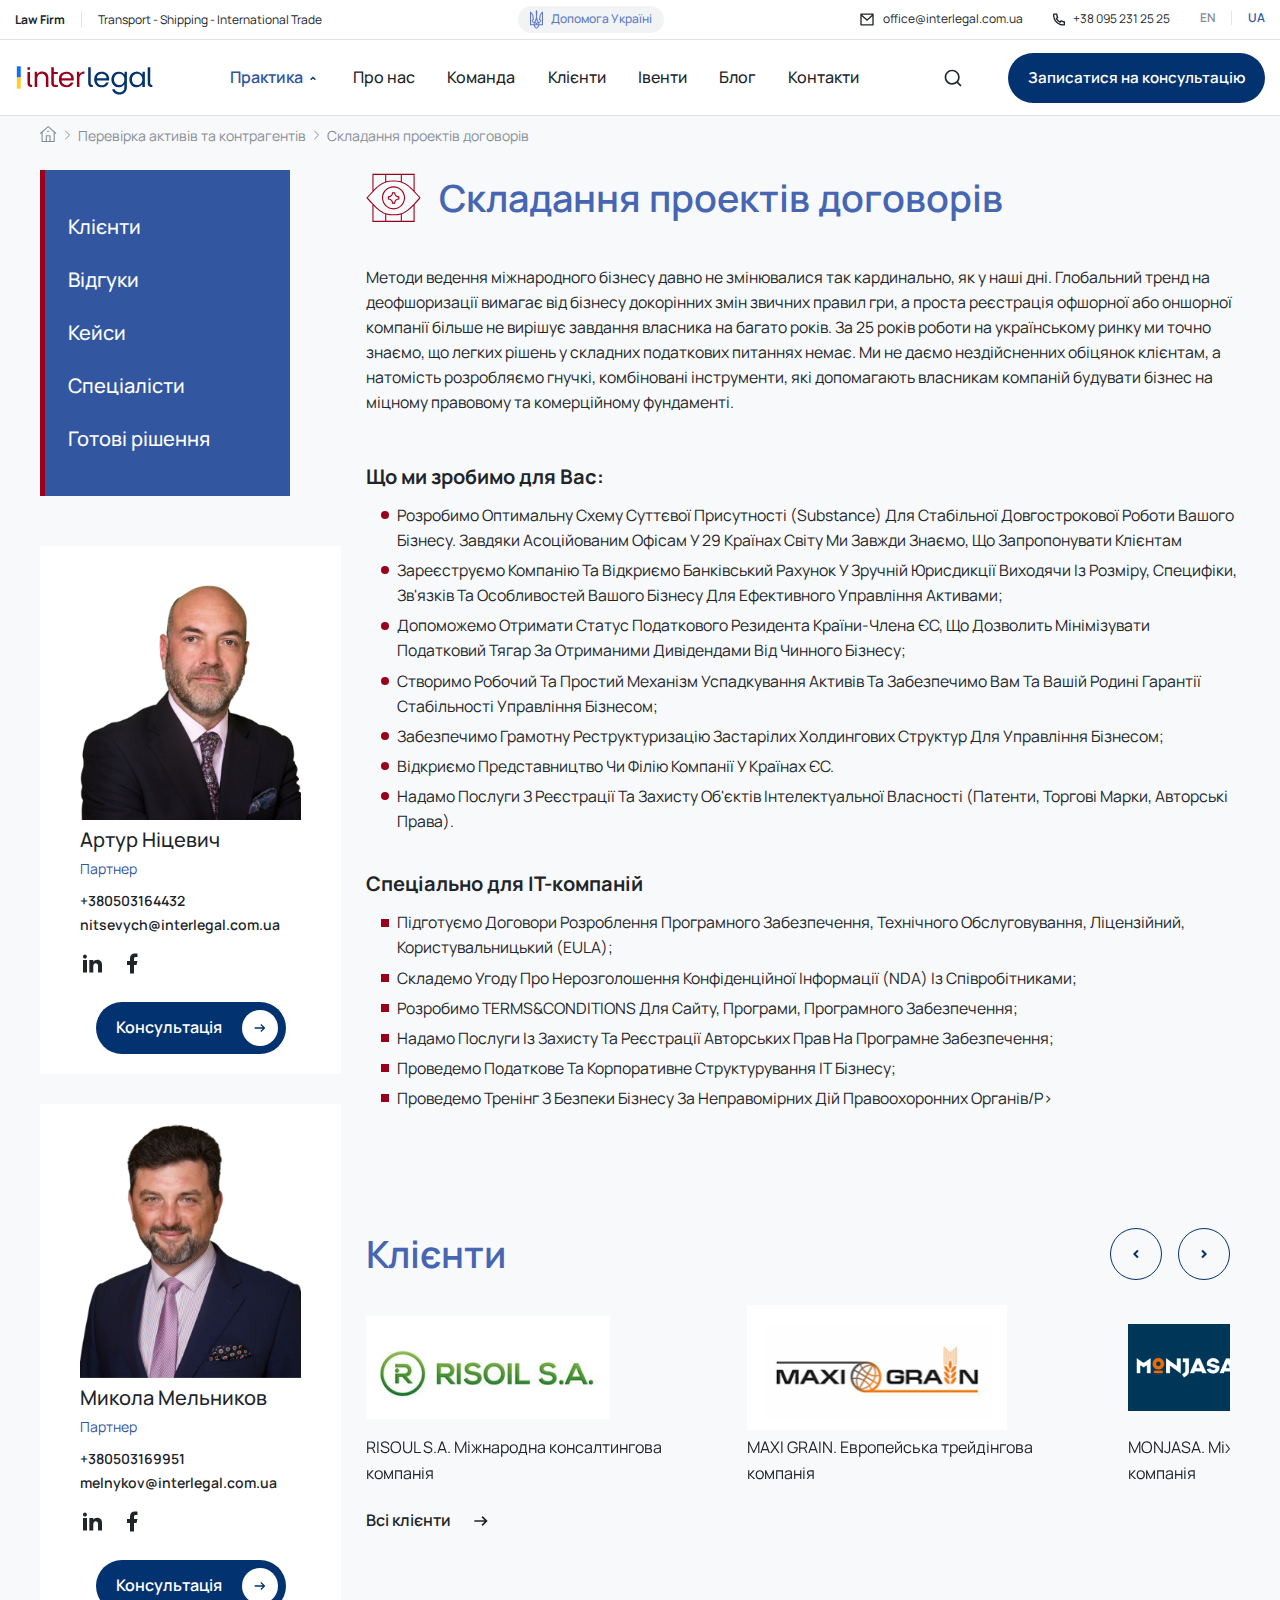
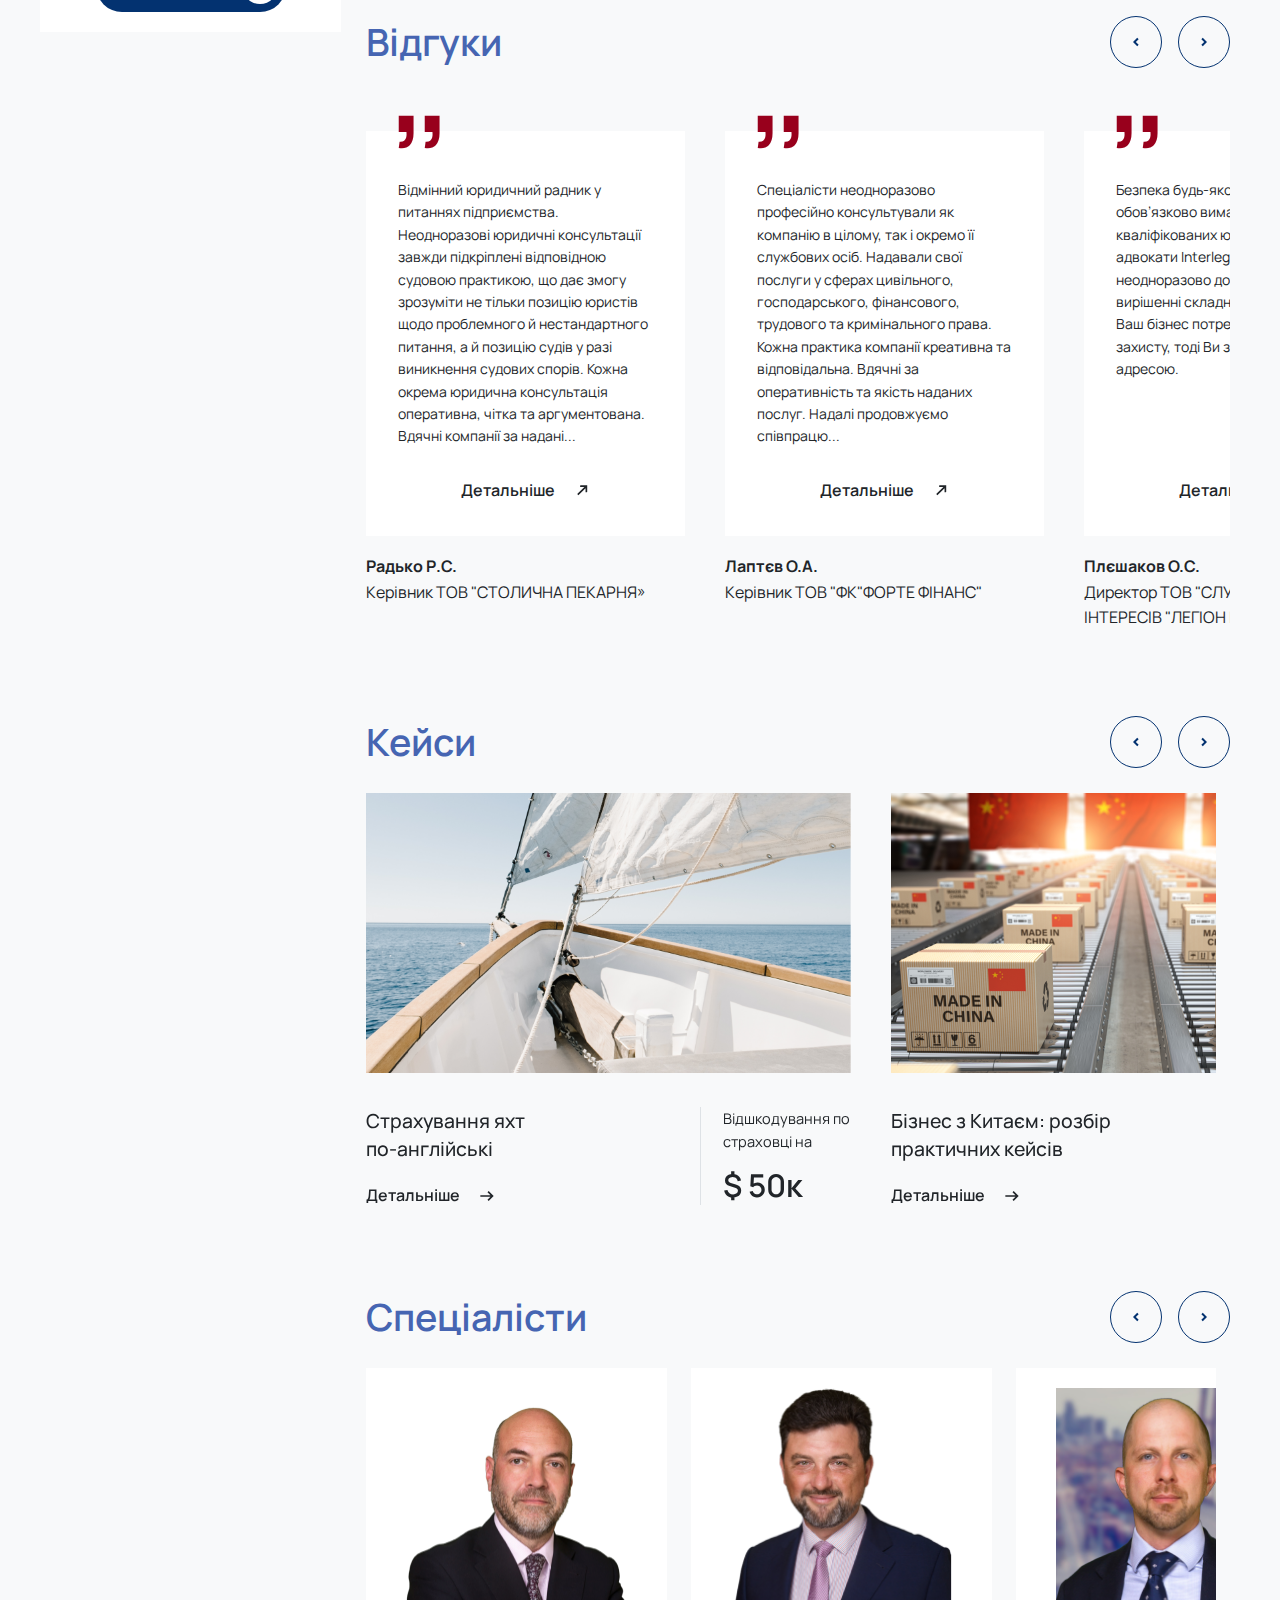
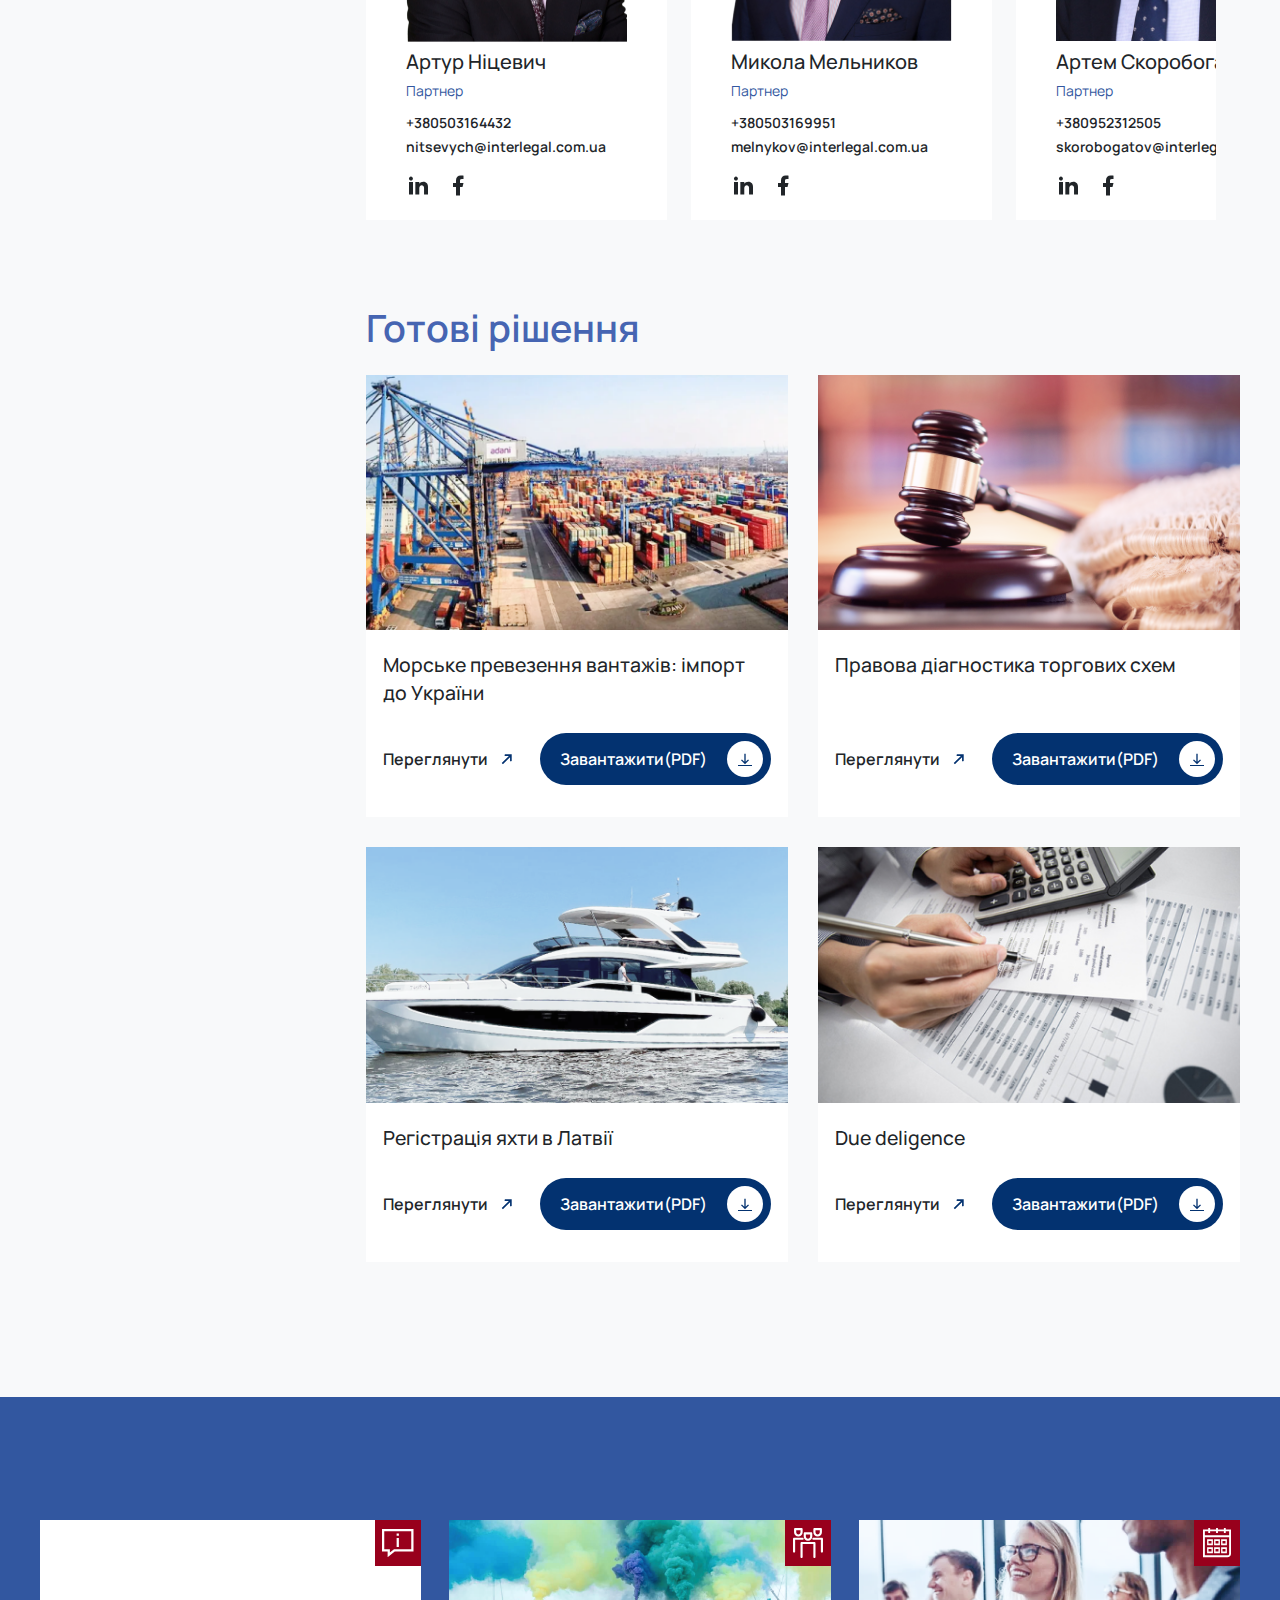
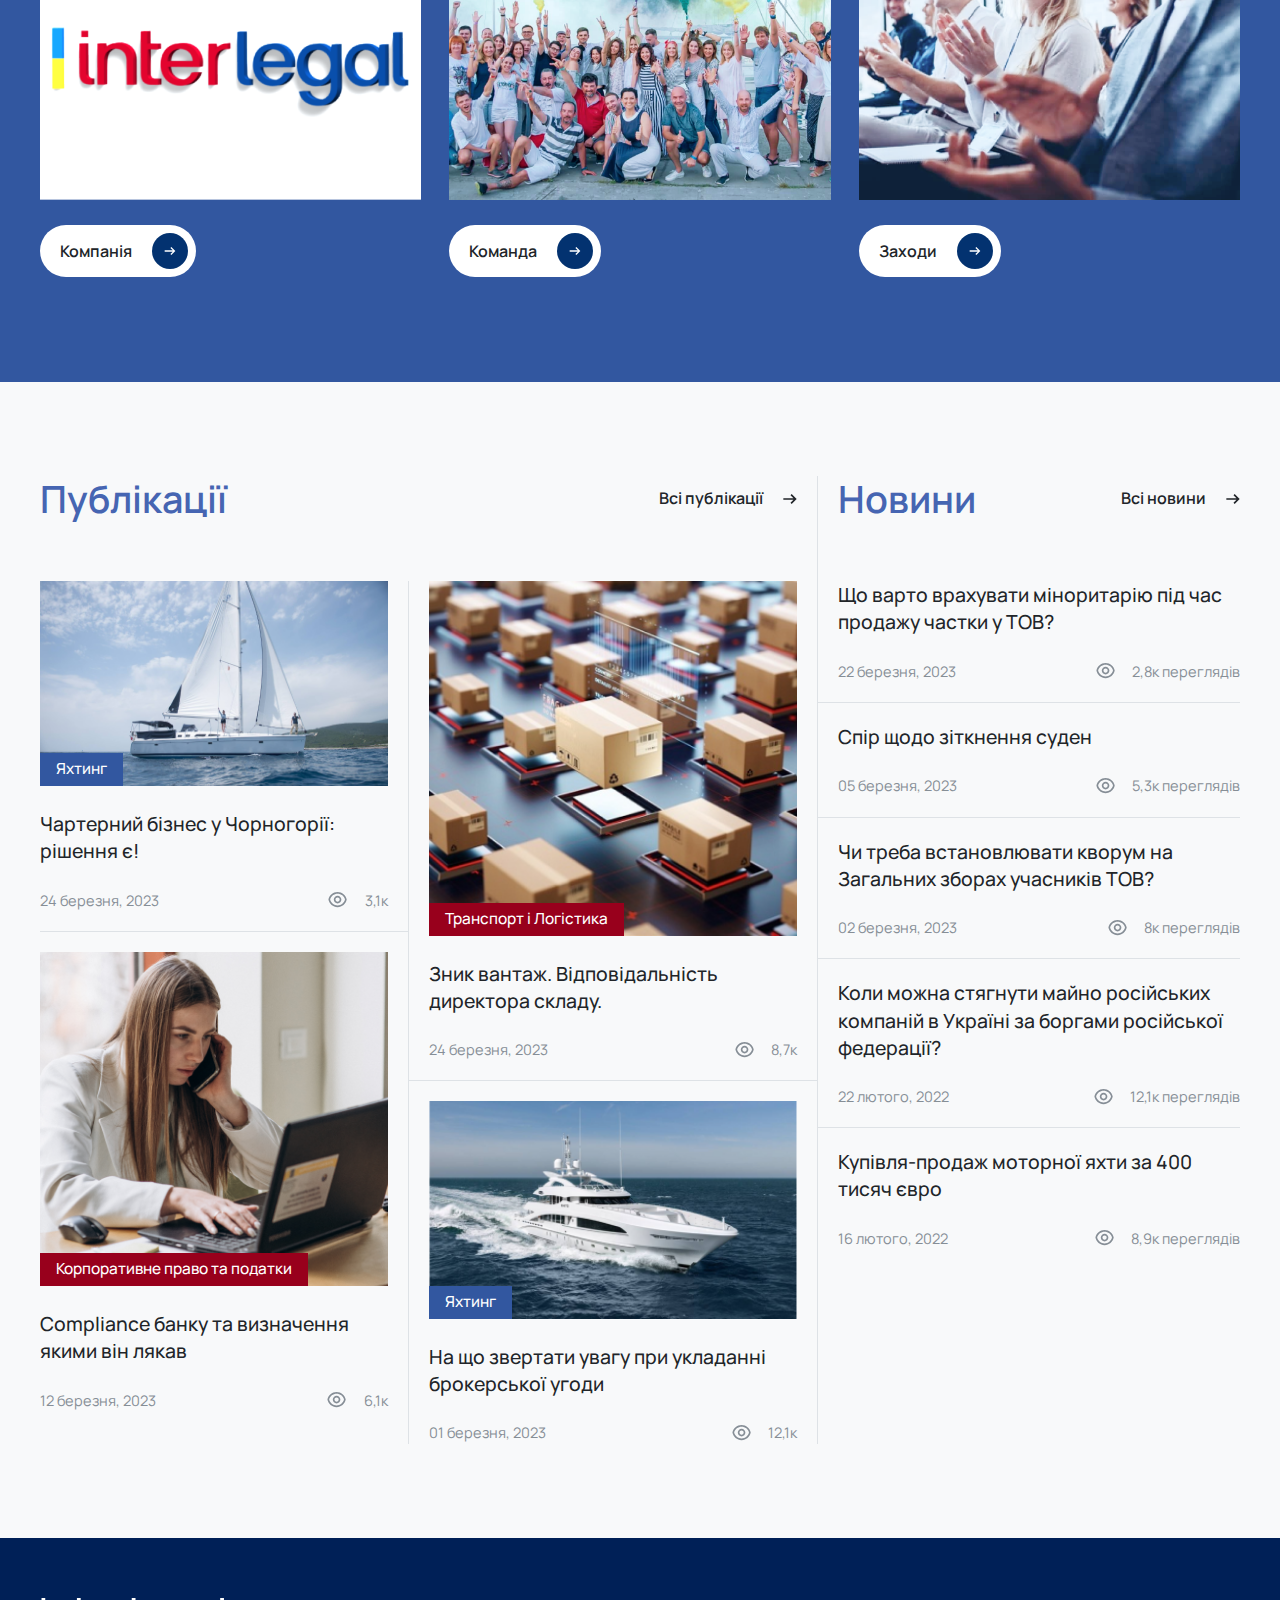
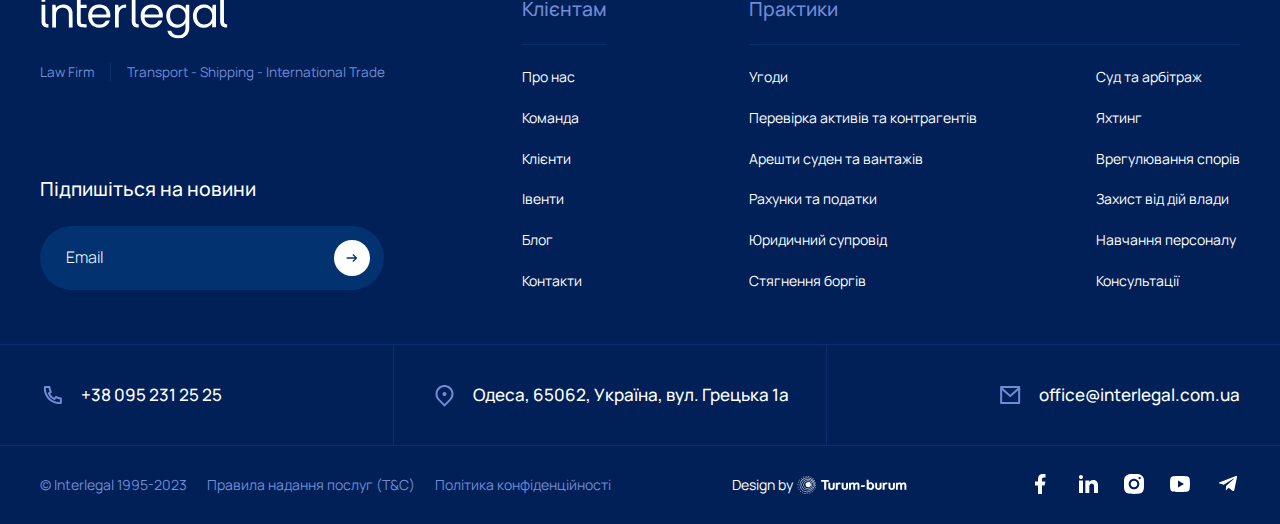
<file: practice-2-lvl.html>
<!DOCTYPE html>
<html lang="ru">

<head>
	<title>Практика 2 рівня</title>
	<meta charset="UTF-8">
	<meta name="format-detection" content="telephone=no">
	<!-- <style>body{opacity: 0;}</style> -->
	<link rel="stylesheet" href="css/style.min.css?_v=20230910145508">
	<link rel="shortcut icon" href="favicon.ico">
	<!-- <meta name="robots" content="noindex, nofollow"> -->
	<meta name="viewport" content="width=device-width, initial-scale=1.0">
	<script src="https://ajax.googleapis.com/ajax/libs/jquery/2.2.0/jquery.min.js?_v=20230910145508"></script>
</head>

<body>
	<div class="wrapper">
		<header class="header">
			<div class="header__top">
				<div class="header__container">
					<div class="header__top-content">

						<a class="tel-mb" href="#">
							<svg width="12" height="13" viewBox="0 0 12 13" fill="none" xmlns="http://www.w3.org/2000/svg">
								<path d="M4.244 5.62133C4.86956 6.72032 5.77968 7.63044 6.87867 8.256L7.468 7.43067C7.56277 7.29796 7.7029 7.20459 7.86187 7.16822C8.02084 7.13186 8.18762 7.15502 8.33067 7.23333C9.27355 7.74862 10.3148 8.05852 11.386 8.14267C11.5532 8.15592 11.7092 8.23169 11.823 8.35488C11.9368 8.47807 12 8.63963 12 8.80733V11.782C12 11.9471 11.9388 12.1063 11.8282 12.2288C11.7177 12.3513 11.5655 12.4285 11.4013 12.4453C11.048 12.482 10.692 12.5 10.3333 12.5C4.62667 12.5 0 7.87333 0 2.16667C0 1.808 0.018 1.452 0.0546667 1.09867C0.0715031 0.934465 0.148656 0.782347 0.271193 0.671756C0.39373 0.561165 0.552937 0.499964 0.718 0.5H3.69267C3.86037 0.499979 4.02193 0.563168 4.14512 0.676967C4.26831 0.790767 4.34408 0.946816 4.35733 1.114C4.44148 2.18519 4.75138 3.22645 5.26667 4.16933C5.34498 4.31238 5.36814 4.47916 5.33178 4.63813C5.29541 4.7971 5.20204 4.93723 5.06933 5.032L4.244 5.62133ZM2.56267 5.18333L3.82933 4.27867C3.46986 3.50273 3.22357 2.67923 3.098 1.83333H1.34C1.336 1.944 1.334 2.05533 1.334 2.16667C1.33333 7.13733 5.36267 11.1667 10.3333 11.1667C10.4447 11.1667 10.556 11.1647 10.6667 11.16V9.402C9.82077 9.27643 8.99727 9.03014 8.22133 8.67067L7.31667 9.93733C6.95244 9.79581 6.59867 9.62873 6.258 9.43733L6.21933 9.41533C4.91172 8.67115 3.82885 7.58828 3.08467 6.28067L3.06267 6.242C2.87127 5.90133 2.70419 5.54756 2.56267 5.18333Z" fill="#212529" />
							</svg>

							+38 095 231 25 25
						</a>

						<div data-da=".menu-mb__header , 991,98" class="header__top-info">
							<h5><b>Law Firm</b></h5>
							<p>Transport - Shipping - International Trade</p>
						</div>

						<div data-da=".menu-mb__main, 650" class="header__top-help">
							<a href="#" class="btn-help">
								<svg width="13" height="19" viewBox="0 0 13 19" fill="none" xmlns="http://www.w3.org/2000/svg">
									<path fill-rule="evenodd" clip-rule="evenodd" d="M5.85352 18.3398C4.72363 17.5898 3.90918 16.4658 3.63428 15.1621H0V1.43652C1.94434 2.29395 3.34937 4.16797 3.50195 6.11328L4.05176 9.96875L3.78711 9.94141C3.20679 9.94141 2.69775 10.4238 2.69775 10.8965C2.69775 11.3428 3.08447 11.7178 3.59351 11.8154L4.25537 11.9492C5.34448 10.1377 5.96558 8.3623 5.96558 6.62207C5.96558 5.76758 5.89624 4.91309 5.82642 4.05273C5.76807 3.33203 5.70923 2.60645 5.69067 1.87402C5.69067 1.16016 6.00635 0.508789 6.50513 0C6.69629 0.191406 6.85864 0.402344 6.98682 0.628906C7.07397 0.782227 7.14526 0.943359 7.19922 1.11035C7.27783 1.35352 7.31958 1.60938 7.31958 1.87402C7.31958 2.29785 7.30029 2.71973 7.27197 3.13965C7.24658 3.51953 7.21362 3.89746 7.18091 4.27441C7.11255 5.05957 7.04468 5.84082 7.04468 6.62207C7.04468 8.3623 7.66553 10.1377 8.75488 11.9492L9.4165 11.8154C9.7019 11.7607 9.94873 11.6162 10.1108 11.4229C10.2378 11.2705 10.3125 11.0889 10.3125 10.8965C10.3125 10.415 9.80347 9.94141 9.22314 9.94141L8.94824 9.97754L9.49805 6.12207C9.77295 4.17676 11.0557 2.29395 13 1.44531V15.1719H9.37598C9.10107 16.4658 8.32739 17.6348 7.15674 18.3486C6.88184 18.5186 6.64771 18.7236 6.49487 19C6.35229 18.7236 6.11816 18.5186 5.85352 18.3398ZM4.79492 13.0479C4.68286 13.4219 4.60132 13.7969 4.60132 14.208H5.96558C5.96558 13.6279 5.45654 13.1191 4.79492 13.0479ZM5.33447 12.1992C5.80273 12.2979 6.18945 12.5742 6.50513 12.8867C6.82056 12.5742 7.20752 12.2979 7.67578 12.1992C7.20752 11.4502 6.78003 10.665 6.50513 9.84375C6.23022 10.665 5.80273 11.4502 5.33447 12.1992ZM8.22559 13.0479C7.56372 13.1191 7.05493 13.6279 7.05493 14.208H8.41895C8.41895 14.0029 8.39868 13.8066 8.3645 13.6152C8.33008 13.4229 8.28174 13.2354 8.22559 13.0479ZM4.875 15.5557C4.82788 15.4297 4.7876 15.3018 4.75415 15.1719H5.96558H7.05493H8.26636C8.14111 15.6562 7.91821 16.1104 7.61694 16.5303C7.45215 16.7607 7.26367 16.9805 7.05493 17.1885L6.49487 17.7529L5.96558 17.1885C5.64355 16.8721 5.37012 16.5234 5.15649 16.1514C5.04614 15.959 4.95166 15.7598 4.875 15.5557ZM1.72046 10.4238C1.87305 9.91504 2.30078 9.46875 2.85034 9.19238L2.42285 6.01465C2.27026 5.02441 1.802 4.14062 1.09937 3.41797V10.415V11.3701V14.208H3.55298C3.55298 13.7256 3.63428 13.2881 3.74634 12.8418L3.2373 12.7354C2.49414 12.5303 1.91382 12.0215 1.72046 11.3701C1.62793 11.0615 1.62793 10.7314 1.72046 10.4238ZM11.9209 11.3701V14.208H9.46753C9.46753 13.7256 9.38599 13.2881 9.27417 12.8418L9.78296 12.7354C10.5161 12.5303 11.1064 12.0215 11.2998 11.3701C11.3162 11.2959 11.3286 11.2207 11.3372 11.1455C11.3486 11.0439 11.353 10.9414 11.3503 10.8398C11.3467 10.7002 11.3298 10.5605 11.2998 10.4238C11.238 10.2139 11.1309 10.0166 10.9888 9.83887C10.7805 9.57812 10.4968 9.35645 10.1699 9.19238L10.5974 6.01465C10.6655 5.41309 10.8799 4.84766 11.1951 4.33594C11.3989 4.00586 11.645 3.69824 11.9209 3.41797V10.4238V11.3701Z" fill="#6079C5" />
								</svg>

								Допомога Україні
							</a>
						</div>

						<div class="header__top-connection-language">
							<div data-da=".menu-mb__footer , 650,98" class="header__top-connection">
								<ul>
									<li>
										<a href="#">
											<svg width="16" height="17" viewBox="0 0 16 17" fill="none" xmlns="http://www.w3.org/2000/svg">
												<g clip-path="url(#clip0_1307_9257)">
													<path d="M2.00065 2.5H14.0007C14.1775 2.5 14.347 2.57024 14.4721 2.69526C14.5971 2.82029 14.6673 2.98986 14.6673 3.16667V13.8333C14.6673 14.0101 14.5971 14.1797 14.4721 14.3047C14.347 14.4298 14.1775 14.5 14.0007 14.5H2.00065C1.82384 14.5 1.65427 14.4298 1.52925 14.3047C1.40422 14.1797 1.33398 14.0101 1.33398 13.8333V3.16667C1.33398 2.98986 1.40422 2.82029 1.52925 2.69526C1.65427 2.57024 1.82384 2.5 2.00065 2.5ZM13.334 5.32533L8.04865 10.0587L2.66732 5.31067V13.1667H13.334V5.32533ZM3.00798 3.83333L8.04132 8.27467L13.002 3.83333H3.00798Z" fill="#212529" />
												</g>
												<defs>
													<clipPath id="clip0_1307_9257">
														<rect width="16" height="16" fill="white" transform="translate(0 0.5)" />
													</clipPath>
												</defs>
											</svg>

											office@interlegal.com.ua
										</a>

									</li>
									<li>
										<a href="#">
											<svg width="12" height="13" viewBox="0 0 12 13" fill="none" xmlns="http://www.w3.org/2000/svg">
												<path d="M4.244 5.62133C4.86956 6.72032 5.77968 7.63044 6.87867 8.256L7.468 7.43067C7.56277 7.29796 7.7029 7.20459 7.86187 7.16822C8.02084 7.13186 8.18762 7.15502 8.33067 7.23333C9.27355 7.74862 10.3148 8.05852 11.386 8.14267C11.5532 8.15592 11.7092 8.23169 11.823 8.35488C11.9368 8.47807 12 8.63963 12 8.80733V11.782C12 11.9471 11.9388 12.1063 11.8282 12.2288C11.7177 12.3513 11.5655 12.4285 11.4013 12.4453C11.048 12.482 10.692 12.5 10.3333 12.5C4.62667 12.5 0 7.87333 0 2.16667C0 1.808 0.018 1.452 0.0546667 1.09867C0.0715031 0.934465 0.148656 0.782347 0.271193 0.671756C0.39373 0.561165 0.552937 0.499964 0.718 0.5H3.69267C3.86037 0.499979 4.02193 0.563168 4.14512 0.676967C4.26831 0.790767 4.34408 0.946816 4.35733 1.114C4.44148 2.18519 4.75138 3.22645 5.26667 4.16933C5.34498 4.31238 5.36814 4.47916 5.33178 4.63813C5.29541 4.7971 5.20204 4.93723 5.06933 5.032L4.244 5.62133ZM2.56267 5.18333L3.82933 4.27867C3.46986 3.50273 3.22357 2.67923 3.098 1.83333H1.34C1.336 1.944 1.334 2.05533 1.334 2.16667C1.33333 7.13733 5.36267 11.1667 10.3333 11.1667C10.4447 11.1667 10.556 11.1647 10.6667 11.16V9.402C9.82077 9.27643 8.99727 9.03014 8.22133 8.67067L7.31667 9.93733C6.95244 9.79581 6.59867 9.62873 6.258 9.43733L6.21933 9.41533C4.91172 8.67115 3.82885 7.58828 3.08467 6.28067L3.06267 6.242C2.87127 5.90133 2.70419 5.54756 2.56267 5.18333Z" fill="#212529" />
											</svg>

											+38 095 231 25 25
										</a>

									</li>
								</ul>



							</div>
							<div data-da=".menu-mb__footer , 650,98" class="header__top-language">
								<nav class="cpel-switcher__nav">
									<ul class="cpel-switcher__list">
										<li class="cpel-switcher__lang ">
											<a href="#"><span>EN</span></a>
										</li>
										<li class="cpel-switcher__lang active">
											<a href="#"><span>UA</span></a>
										</li>
									</ul>
								</nav>
							</div>

						</div>




						<a class="btn-consultation btn-consultation-mb" href="#">Записатися на консультацію</a>


					</div>
				</div>
			</div>

			<div class="header__container">

				<div class="header__menu">
					<nav id="main-navigation" class="main-navigation">

						<div class="burger">
							<span></span>
						</div>

						<div class="menu-mb">
							<div class="menu-mb__wrap">
								<div class="menu-mb__header">
									<div class="menu-mb__header-logo">
										<div class="logo ">
											<a href="#">
												<svg width="140" height="38" viewBox="0 0 140 38" fill="none" xmlns="http://www.w3.org/2000/svg">
													<path d="M10.9336 9.8188V11.0918H12.216H13.4985V9.8188V8.5458H12.216H10.9336V9.8188Z" fill="#98001C" />
													<path d="M35.3848 16.6819C35.3848 22.0596 35.3905 24.8984 35.399 25.0526C35.4745 26.2619 35.798 27.1417 36.3822 27.7273C36.9194 28.2662 37.7502 28.6283 38.7262 28.7513C39.1466 28.8037 39.1979 28.8051 40.6471 28.8107L42.0962 28.8164V27.7202V26.624L40.8822 26.6184C39.5798 26.6141 39.5769 26.6127 39.2492 26.5363C38.4954 26.3623 38.1662 25.9663 38.018 25.0596C38.0066 24.9875 38.0009 23.6565 37.9967 20.1614L37.9924 15.3622L40.0443 15.3721L42.0962 15.382V14.3127V13.242H40.0443H37.9924V10.894V8.54601H36.6886H35.3848V16.6819Z" fill="#98001C" />
													<path d="M73.2754 16.5131C73.2768 21.0379 73.2825 24.6164 73.2896 24.8343C73.3025 25.2331 73.3267 25.492 73.3766 25.789C73.5362 26.7466 73.9109 27.4736 74.478 27.9277C74.8813 28.2502 75.3358 28.4722 75.9172 28.6306C76.4544 28.7763 76.9161 28.8301 77.6471 28.8301H78.0632V27.741V26.6518H77.9734C77.563 26.6518 77.0714 26.5656 76.7864 26.4439C76.2863 26.2303 76.0155 25.7989 75.9158 25.0662C75.8916 24.8866 75.8901 24.4623 75.8859 16.7253L75.883 8.57524H74.5792H73.2754V16.5131Z" fill="#033270" />
													<path d="M134.395 16.8517C134.398 24.5689 134.401 25.146 134.423 25.3497C134.529 26.2917 134.761 26.9636 135.169 27.4996C135.277 27.6425 135.509 27.8745 135.653 27.9834C136.222 28.4148 136.981 28.6906 137.896 28.7953C138.02 28.8094 138.281 28.8193 138.634 28.825L139.178 28.832V27.7443V26.6552L138.962 26.6453C137.709 26.5887 137.206 26.1941 137.031 25.129C137.007 24.9819 137.005 24.5689 137.003 16.7739L136.998 8.57437H135.694H134.391L134.395 16.8517Z" fill="#033270" />
													<path d="M25.4813 12.9619C24.357 13.0397 23.2142 13.4216 22.3393 14.0086C21.8121 14.3622 21.3875 14.7837 21.0198 15.3198C20.9415 15.4315 20.9386 15.4358 20.9301 15.3976C20.9258 15.3764 20.8517 14.8969 20.7648 14.3325C20.6793 13.7681 20.6052 13.2858 20.6009 13.2604L20.5923 13.2151H19.4609H18.3281V21.0157V28.8164H19.6319H20.9358L20.94 24.2223C20.9443 19.4089 20.9429 19.5716 21.0084 19.0921C21.1125 18.317 21.349 17.6154 21.6853 17.0765C21.8905 16.747 22.2382 16.3552 22.5317 16.1232C23.1743 15.6154 23.9295 15.324 24.8615 15.2208C25.1208 15.1925 25.8475 15.1967 26.1083 15.2293C27.1428 15.3537 27.9265 15.7116 28.5734 16.3552C29.2089 16.9846 29.588 17.7936 29.749 18.8545C29.8231 19.3481 29.8188 19.0582 29.8231 24.1247L29.8274 28.8164H31.1169H32.4065L32.4022 23.8475C32.3979 18.4259 32.4036 18.8347 32.3196 18.2293C32.1172 16.7569 31.5444 15.5419 30.6453 14.672C29.5637 13.6267 28.2172 13.068 26.5144 12.9605C26.255 12.9449 25.7235 12.9449 25.4813 12.9619Z" fill="#98001C" />
													<path d="M68.8569 12.9619C68.267 13.0058 67.6585 13.1302 67.1113 13.3198C65.9244 13.7314 65.0452 14.3721 64.4182 15.2788C64.3555 15.3679 64.3042 15.4344 64.3028 15.4273C64.2999 15.4202 64.2244 14.928 64.1332 14.3325C64.042 13.737 63.9651 13.242 63.9622 13.2321C63.9565 13.2179 63.7228 13.2151 62.8266 13.2179L61.6966 13.2222L61.6923 21.0186L61.6895 28.8164H62.9933H64.2971V24.5759C64.2971 20.3736 64.3042 19.747 64.347 19.3326C64.4538 18.2944 64.7559 17.4485 65.2489 16.7936C65.4 16.5928 65.7078 16.2788 65.9073 16.1189C66.2906 15.8134 66.6796 15.6041 67.1683 15.4428C67.7255 15.259 68.2741 15.1854 68.9965 15.1981L69.3699 15.2052V14.0751V12.9463L69.196 12.9478C69.0991 12.9492 68.9467 12.9562 68.8569 12.9619Z" fill="#98001C" />
													<path d="M104.317 12.9676C103.385 13.0044 102.545 13.1769 101.732 13.4994C100.002 14.1826 98.6837 15.4429 97.8986 17.1628C97.4697 18.1006 97.2389 19.0256 97.1391 20.194C97.112 20.5122 97.1163 21.4967 97.1462 21.8361C97.2602 23.119 97.5566 24.1587 98.101 25.1742C98.7308 26.3525 99.5017 27.2082 100.545 27.8871C101.579 28.5618 102.681 28.9267 103.987 29.0272C104.225 29.0456 104.931 29.0456 105.186 29.0272C106.571 28.9253 107.621 28.542 108.72 27.733C109.394 27.2365 109.954 26.6325 110.338 25.9861L110.401 25.88L110.405 27.5986C110.41 29.3341 110.404 29.6467 110.357 30.0244C110.257 30.8362 110.023 31.5378 109.664 32.1121C109.352 32.61 108.831 33.1361 108.326 33.4629C107.728 33.8504 107.065 34.081 106.254 34.1856C105.969 34.2224 105.07 34.2224 104.758 34.1856C103.554 34.0428 102.588 33.6538 101.787 32.9862C101.202 32.4982 100.778 31.8815 100.553 31.1884L100.513 31.064H99.2181H97.9243L97.9342 31.1177C98.0582 31.8278 98.2221 32.3426 98.4985 32.8928C98.9602 33.8108 99.6413 34.5492 100.597 35.1701C101.539 35.7797 102.599 36.1602 103.866 36.3398C104.82 36.4756 105.85 36.4869 106.753 36.3752C108.869 36.1107 110.642 35.0923 111.75 33.5025C112.55 32.3568 112.986 30.972 113.027 29.4444C113.033 29.2577 113.036 25.5193 113.033 21.1374L113.03 13.1713H111.904C111.284 13.1713 110.779 13.1727 110.779 13.1755C110.779 13.1812 110.438 16.0129 110.434 16.0482C110.431 16.0666 110.395 16.0185 110.331 15.9139C109.767 14.9832 108.863 14.1925 107.742 13.6451C106.843 13.2066 105.885 12.9916 104.723 12.969C104.562 12.9662 104.379 12.9647 104.317 12.9676ZM105.599 15.2378C106.529 15.3127 107.468 15.6649 108.222 16.2194C109.375 17.068 110.14 18.4075 110.358 19.9606C110.421 20.4104 110.444 21.1614 110.407 21.6169C110.338 22.4783 110.154 23.1756 109.817 23.8574C109.499 24.4953 109.203 24.9083 108.74 25.3567C107.939 26.1304 106.938 26.6014 105.763 26.7598C105.522 26.7923 104.706 26.7966 104.466 26.7669C103.776 26.682 103.228 26.5165 102.648 26.2209C101.673 25.7216 100.934 24.9621 100.415 23.9281C99.922 22.9436 99.6997 21.7343 99.7781 20.4698C99.8536 19.2633 100.18 18.2859 100.815 17.3651C101.286 16.6833 101.923 16.1303 102.649 15.7752C103.57 15.324 104.526 15.1501 105.599 15.2378Z" fill="#033270" />
													<path d="M122.641 12.9732C121.546 13.0269 120.532 13.2914 119.573 13.7723C119.075 14.0227 118.652 14.2985 118.225 14.6549C118.038 14.8091 117.573 15.2745 117.417 15.4626C116.325 16.7738 115.71 18.3877 115.581 20.2774C115.561 20.5631 115.561 21.3863 115.581 21.6649C115.654 22.713 115.862 23.6395 116.215 24.4797C116.327 24.7456 116.557 25.2081 116.714 25.4769C117.207 26.3255 117.838 27.0441 118.591 27.6098C119.707 28.4486 121.009 28.9295 122.441 29.0285C122.753 29.0497 123.577 29.037 123.86 29.0073C124.962 28.8899 125.849 28.5971 126.72 28.0653C127.618 27.5165 128.299 26.846 128.805 26.0115L128.876 25.8941V27.3397V28.7867H130.187H131.498V20.9931V13.1995H130.358C129.402 13.1995 129.218 13.2023 129.218 13.2193C129.218 13.2433 128.893 15.9463 128.882 16.0185L128.873 16.0722L128.799 15.9463C128.44 15.3452 127.92 14.778 127.293 14.3098C126.318 13.5814 125.325 13.1839 124.102 13.0312C123.656 12.976 123.074 12.952 122.641 12.9732ZM124.105 15.2448C124.886 15.3212 125.603 15.5574 126.278 15.9605C127.341 16.5942 128.145 17.6253 128.553 18.8785C128.858 19.8134 128.95 20.8827 128.818 21.9407C128.728 22.6635 128.531 23.3184 128.222 23.9351C127.936 24.5023 127.658 24.8913 127.246 25.3015C126.522 26.0186 125.594 26.5052 124.578 26.6989C124.188 26.7739 124.058 26.7838 123.533 26.7838C123.144 26.7838 123.002 26.7796 122.857 26.7598C121.216 26.5391 119.917 25.7046 119.085 24.3382C118.609 23.556 118.33 22.6593 118.239 21.6239C118.213 21.3283 118.209 20.655 118.232 20.3608C118.276 19.7851 118.391 19.208 118.554 18.7427C118.753 18.1698 119.1 17.5461 119.476 17.0779C119.654 16.8572 120.024 16.4867 120.234 16.3197C121.283 15.4895 122.673 15.1033 124.105 15.2448Z" fill="#033270" />
													<path d="M50.4684 12.9957C48.7399 13.1032 47.3934 13.5501 46.1978 14.4143C45.8074 14.6958 45.3172 15.1456 45.0337 15.4837C43.9464 16.7793 43.3366 18.396 43.2083 20.314C43.1884 20.6096 43.1884 21.4144 43.2083 21.6931C43.3223 23.3168 43.7441 24.6252 44.5421 25.8346C44.8213 26.2575 45.0522 26.5418 45.4027 26.8968C45.9698 27.4697 46.5555 27.8883 47.3193 28.2632C48.4777 28.8318 49.7516 29.0963 51.1666 29.0637C53.3681 29.0128 55.0695 28.3466 56.4175 27.0043C57.157 26.2688 57.6971 25.4017 58.0391 24.4003C58.0775 24.2886 58.1132 24.1797 58.1189 24.157L58.1274 24.1188L56.7153 24.1217L55.3032 24.1259L55.2547 24.2461C55.1863 24.4173 55.0282 24.7242 54.9213 24.8911C54.3841 25.7455 53.5206 26.3961 52.5616 26.6705C52.0016 26.8303 51.5214 26.8855 50.8189 26.8728C50.3572 26.8643 50.1321 26.8416 49.7588 26.7638C48.6245 26.5305 47.59 25.8926 46.8932 24.9972C46.4016 24.3678 46.0682 23.5587 45.9299 22.662C45.9057 22.5035 45.8587 22.0764 45.8587 22.0085C45.8587 21.9844 46.0511 21.983 52.1341 21.983H58.4081L58.4252 21.8515C58.5264 21.0665 58.5406 20.222 58.4623 19.4795C58.2955 17.9024 57.6615 16.4412 56.6583 15.3252C56.2992 14.9264 55.8817 14.5699 55.4001 14.2531C55.1023 14.0579 54.9455 13.9674 54.6221 13.8061C53.76 13.3776 52.8523 13.1244 51.8007 13.0225C51.577 12.9999 50.6835 12.9829 50.4684 12.9957ZM51.3034 15.1654C52.0985 15.2262 52.7753 15.4101 53.4451 15.7496C53.8597 15.9589 54.1704 16.1852 54.5166 16.5289C54.8843 16.8953 55.1222 17.2206 55.3345 17.6463C55.5169 18.0155 55.6224 18.3168 55.7036 18.7043C55.772 19.0339 55.819 19.4597 55.819 19.751V19.8614H50.8588H45.9L45.9072 19.8005C45.9114 19.768 45.9257 19.6633 45.9371 19.5686C46.0724 18.478 46.4757 17.5233 47.1098 16.792C47.9491 15.8231 49.1361 15.2503 50.4826 15.1612C50.655 15.1499 51.1267 15.1527 51.3034 15.1654Z" fill="#98001C" />
													<path d="M86.6336 13.0026C85.3811 13.0775 84.1855 13.4043 83.228 13.9347C82.2163 14.4948 81.4425 15.2006 80.817 16.1342C79.8908 17.5189 79.4234 19.2657 79.4633 21.2049C79.479 21.9348 79.5402 22.4893 79.6799 23.1357C80.0147 24.6816 80.8213 26.1315 81.8942 27.1145C82.9857 28.1131 84.4135 28.7708 85.9567 28.983C86.9442 29.1188 88.107 29.0876 89.0702 28.8981C90.0235 28.71 90.8443 28.3832 91.5995 27.8896C92.7936 27.1102 93.6699 26.0466 94.1843 24.7524C94.2613 24.5586 94.3924 24.1724 94.3924 24.1413C94.3924 24.1201 94.2556 24.1187 92.9874 24.1215L91.581 24.1258L91.4798 24.3521C91.1435 25.0989 90.6562 25.6703 89.9622 26.1329C89.3524 26.5388 88.7111 26.7595 87.8733 26.8514C87.604 26.8811 86.7433 26.8769 86.4911 26.8443C85.8442 26.7609 85.3112 26.601 84.7712 26.3295C83.8621 25.8712 83.124 25.1413 82.6808 24.2601C82.3787 23.6576 82.2049 23.0296 82.1308 22.2601C82.1194 22.1356 82.1094 22.0239 82.1094 22.0083C82.1094 21.9843 82.3018 21.9829 88.3848 21.9829H94.6588L94.6902 21.7594C94.7614 21.2375 94.7685 21.1031 94.7685 20.427C94.7685 19.7368 94.76 19.5925 94.683 19.0974C94.4422 17.5387 93.7383 16.1172 92.6981 15.0832C91.8745 14.2657 90.8058 13.6518 89.6046 13.3053C89.0317 13.1412 88.4333 13.0408 87.7806 13.0012C87.5099 12.9856 86.9243 12.9856 86.6336 13.0026ZM87.5669 15.1653C88.268 15.2176 88.8935 15.3718 89.4991 15.6419C90.6519 16.1554 91.5339 17.1554 91.883 18.3393C92.0084 18.7636 92.084 19.2686 92.084 19.6802V19.8612H87.1323H82.1806V19.8202C82.1806 19.7962 82.1906 19.7028 82.202 19.6109C82.3702 18.328 82.8318 17.3237 83.6099 16.5472C84.4221 15.7367 85.4879 15.2586 86.6891 15.1667C86.9043 15.1497 87.3489 15.1497 87.5669 15.1653Z" fill="#033270" />
													<path d="M10.9379 19.1855C10.9421 24.6877 10.9436 25.1474 10.9664 25.3497C11.0704 26.2903 11.3041 26.9636 11.7116 27.4996C11.8199 27.6425 12.0522 27.8745 12.1961 27.9834C12.7646 28.4148 13.5241 28.6906 14.4389 28.7953C14.5629 28.8094 14.8237 28.8193 15.1771 28.825L15.7214 28.832V27.7443V26.6552L15.5048 26.6453C14.2523 26.5887 13.7493 26.1927 13.574 25.129C13.5512 24.9833 13.5484 24.6566 13.5455 19.1077L13.5412 13.242H12.2374H10.9336L10.9379 19.1855Z" fill="#98001C" />
													<rect y="7.5" width="4" height="11.5" fill="#0D6EFF" />
													<rect y="19" width="4" height="11.5" fill="#FFCD29" />
												</svg>
											</a>

										</div>

										<button name="close-menu" class="btn-close-menu">
											<svg width="14" height="14" viewBox="0 0 14 14" fill="none" xmlns="http://www.w3.org/2000/svg">
												<path d="M7.0007 5.80134L11.9504 0.851562L13.3646 2.26577L8.4149 7.21554L13.3646 12.1652L11.9504 13.5794L7.0007 8.62974L2.05093 13.5794L0.636719 12.1652L5.5865 7.21554L0.636719 2.26577L2.05093 0.851562L7.0007 5.80134Z" fill="#033270" />
											</svg>
										</button>
									</div>

								</div>
								<div class="menu-mb__main"></div>
								<div class="menu-mb__footer"></div>
							</div>

						</div>

						<div class="menu-main-menu-container">

							<div data-da=".block-menu, 767.98" class="block-logo-mb">

								<div class="logo">
									<a href="#">
										<svg width="140" height="38" viewBox="0 0 140 38" fill="none" xmlns="http://www.w3.org/2000/svg">
											<path d="M10.9336 9.8188V11.0918H12.216H13.4985V9.8188V8.5458H12.216H10.9336V9.8188Z" fill="#98001C" />
											<path d="M35.3848 16.6819C35.3848 22.0596 35.3905 24.8984 35.399 25.0526C35.4745 26.2619 35.798 27.1417 36.3822 27.7273C36.9194 28.2662 37.7502 28.6283 38.7262 28.7513C39.1466 28.8037 39.1979 28.8051 40.6471 28.8107L42.0962 28.8164V27.7202V26.624L40.8822 26.6184C39.5798 26.6141 39.5769 26.6127 39.2492 26.5363C38.4954 26.3623 38.1662 25.9663 38.018 25.0596C38.0066 24.9875 38.0009 23.6565 37.9967 20.1614L37.9924 15.3622L40.0443 15.3721L42.0962 15.382V14.3127V13.242H40.0443H37.9924V10.894V8.54601H36.6886H35.3848V16.6819Z" fill="#98001C" />
											<path d="M73.2754 16.5131C73.2768 21.0379 73.2825 24.6164 73.2896 24.8343C73.3025 25.2331 73.3267 25.492 73.3766 25.789C73.5362 26.7466 73.9109 27.4736 74.478 27.9277C74.8813 28.2502 75.3358 28.4722 75.9172 28.6306C76.4544 28.7763 76.9161 28.8301 77.6471 28.8301H78.0632V27.741V26.6518H77.9734C77.563 26.6518 77.0714 26.5656 76.7864 26.4439C76.2863 26.2303 76.0155 25.7989 75.9158 25.0662C75.8916 24.8866 75.8901 24.4623 75.8859 16.7253L75.883 8.57524H74.5792H73.2754V16.5131Z" fill="#033270" />
											<path d="M134.395 16.8517C134.398 24.5689 134.401 25.146 134.423 25.3497C134.529 26.2917 134.761 26.9636 135.169 27.4996C135.277 27.6425 135.509 27.8745 135.653 27.9834C136.222 28.4148 136.981 28.6906 137.896 28.7953C138.02 28.8094 138.281 28.8193 138.634 28.825L139.178 28.832V27.7443V26.6552L138.962 26.6453C137.709 26.5887 137.206 26.1941 137.031 25.129C137.007 24.9819 137.005 24.5689 137.003 16.7739L136.998 8.57437H135.694H134.391L134.395 16.8517Z" fill="#033270" />
											<path d="M25.4813 12.9619C24.357 13.0397 23.2142 13.4216 22.3393 14.0086C21.8121 14.3622 21.3875 14.7837 21.0198 15.3198C20.9415 15.4315 20.9386 15.4358 20.9301 15.3976C20.9258 15.3764 20.8517 14.8969 20.7648 14.3325C20.6793 13.7681 20.6052 13.2858 20.6009 13.2604L20.5923 13.2151H19.4609H18.3281V21.0157V28.8164H19.6319H20.9358L20.94 24.2223C20.9443 19.4089 20.9429 19.5716 21.0084 19.0921C21.1125 18.317 21.349 17.6154 21.6853 17.0765C21.8905 16.747 22.2382 16.3552 22.5317 16.1232C23.1743 15.6154 23.9295 15.324 24.8615 15.2208C25.1208 15.1925 25.8475 15.1967 26.1083 15.2293C27.1428 15.3537 27.9265 15.7116 28.5734 16.3552C29.2089 16.9846 29.588 17.7936 29.749 18.8545C29.8231 19.3481 29.8188 19.0582 29.8231 24.1247L29.8274 28.8164H31.1169H32.4065L32.4022 23.8475C32.3979 18.4259 32.4036 18.8347 32.3196 18.2293C32.1172 16.7569 31.5444 15.5419 30.6453 14.672C29.5637 13.6267 28.2172 13.068 26.5144 12.9605C26.255 12.9449 25.7235 12.9449 25.4813 12.9619Z" fill="#98001C" />
											<path d="M68.8569 12.9619C68.267 13.0058 67.6585 13.1302 67.1113 13.3198C65.9244 13.7314 65.0452 14.3721 64.4182 15.2788C64.3555 15.3679 64.3042 15.4344 64.3028 15.4273C64.2999 15.4202 64.2244 14.928 64.1332 14.3325C64.042 13.737 63.9651 13.242 63.9622 13.2321C63.9565 13.2179 63.7228 13.2151 62.8266 13.2179L61.6966 13.2222L61.6923 21.0186L61.6895 28.8164H62.9933H64.2971V24.5759C64.2971 20.3736 64.3042 19.747 64.347 19.3326C64.4538 18.2944 64.7559 17.4485 65.2489 16.7936C65.4 16.5928 65.7078 16.2788 65.9073 16.1189C66.2906 15.8134 66.6796 15.6041 67.1683 15.4428C67.7255 15.259 68.2741 15.1854 68.9965 15.1981L69.3699 15.2052V14.0751V12.9463L69.196 12.9478C69.0991 12.9492 68.9467 12.9562 68.8569 12.9619Z" fill="#98001C" />
											<path d="M104.317 12.9676C103.385 13.0044 102.545 13.1769 101.732 13.4994C100.002 14.1826 98.6837 15.4429 97.8986 17.1628C97.4697 18.1006 97.2389 19.0256 97.1391 20.194C97.112 20.5122 97.1163 21.4967 97.1462 21.8361C97.2602 23.119 97.5566 24.1587 98.101 25.1742C98.7308 26.3525 99.5017 27.2082 100.545 27.8871C101.579 28.5618 102.681 28.9267 103.987 29.0272C104.225 29.0456 104.931 29.0456 105.186 29.0272C106.571 28.9253 107.621 28.542 108.72 27.733C109.394 27.2365 109.954 26.6325 110.338 25.9861L110.401 25.88L110.405 27.5986C110.41 29.3341 110.404 29.6467 110.357 30.0244C110.257 30.8362 110.023 31.5378 109.664 32.1121C109.352 32.61 108.831 33.1361 108.326 33.4629C107.728 33.8504 107.065 34.081 106.254 34.1856C105.969 34.2224 105.07 34.2224 104.758 34.1856C103.554 34.0428 102.588 33.6538 101.787 32.9862C101.202 32.4982 100.778 31.8815 100.553 31.1884L100.513 31.064H99.2181H97.9243L97.9342 31.1177C98.0582 31.8278 98.2221 32.3426 98.4985 32.8928C98.9602 33.8108 99.6413 34.5492 100.597 35.1701C101.539 35.7797 102.599 36.1602 103.866 36.3398C104.82 36.4756 105.85 36.4869 106.753 36.3752C108.869 36.1107 110.642 35.0923 111.75 33.5025C112.55 32.3568 112.986 30.972 113.027 29.4444C113.033 29.2577 113.036 25.5193 113.033 21.1374L113.03 13.1713H111.904C111.284 13.1713 110.779 13.1727 110.779 13.1755C110.779 13.1812 110.438 16.0129 110.434 16.0482C110.431 16.0666 110.395 16.0185 110.331 15.9139C109.767 14.9832 108.863 14.1925 107.742 13.6451C106.843 13.2066 105.885 12.9916 104.723 12.969C104.562 12.9662 104.379 12.9647 104.317 12.9676ZM105.599 15.2378C106.529 15.3127 107.468 15.6649 108.222 16.2194C109.375 17.068 110.14 18.4075 110.358 19.9606C110.421 20.4104 110.444 21.1614 110.407 21.6169C110.338 22.4783 110.154 23.1756 109.817 23.8574C109.499 24.4953 109.203 24.9083 108.74 25.3567C107.939 26.1304 106.938 26.6014 105.763 26.7598C105.522 26.7923 104.706 26.7966 104.466 26.7669C103.776 26.682 103.228 26.5165 102.648 26.2209C101.673 25.7216 100.934 24.9621 100.415 23.9281C99.922 22.9436 99.6997 21.7343 99.7781 20.4698C99.8536 19.2633 100.18 18.2859 100.815 17.3651C101.286 16.6833 101.923 16.1303 102.649 15.7752C103.57 15.324 104.526 15.1501 105.599 15.2378Z" fill="#033270" />
											<path d="M122.641 12.9732C121.546 13.0269 120.532 13.2914 119.573 13.7723C119.075 14.0227 118.652 14.2985 118.225 14.6549C118.038 14.8091 117.573 15.2745 117.417 15.4626C116.325 16.7738 115.71 18.3877 115.581 20.2774C115.561 20.5631 115.561 21.3863 115.581 21.6649C115.654 22.713 115.862 23.6395 116.215 24.4797C116.327 24.7456 116.557 25.2081 116.714 25.4769C117.207 26.3255 117.838 27.0441 118.591 27.6098C119.707 28.4486 121.009 28.9295 122.441 29.0285C122.753 29.0497 123.577 29.037 123.86 29.0073C124.962 28.8899 125.849 28.5971 126.72 28.0653C127.618 27.5165 128.299 26.846 128.805 26.0115L128.876 25.8941V27.3397V28.7867H130.187H131.498V20.9931V13.1995H130.358C129.402 13.1995 129.218 13.2023 129.218 13.2193C129.218 13.2433 128.893 15.9463 128.882 16.0185L128.873 16.0722L128.799 15.9463C128.44 15.3452 127.92 14.778 127.293 14.3098C126.318 13.5814 125.325 13.1839 124.102 13.0312C123.656 12.976 123.074 12.952 122.641 12.9732ZM124.105 15.2448C124.886 15.3212 125.603 15.5574 126.278 15.9605C127.341 16.5942 128.145 17.6253 128.553 18.8785C128.858 19.8134 128.95 20.8827 128.818 21.9407C128.728 22.6635 128.531 23.3184 128.222 23.9351C127.936 24.5023 127.658 24.8913 127.246 25.3015C126.522 26.0186 125.594 26.5052 124.578 26.6989C124.188 26.7739 124.058 26.7838 123.533 26.7838C123.144 26.7838 123.002 26.7796 122.857 26.7598C121.216 26.5391 119.917 25.7046 119.085 24.3382C118.609 23.556 118.33 22.6593 118.239 21.6239C118.213 21.3283 118.209 20.655 118.232 20.3608C118.276 19.7851 118.391 19.208 118.554 18.7427C118.753 18.1698 119.1 17.5461 119.476 17.0779C119.654 16.8572 120.024 16.4867 120.234 16.3197C121.283 15.4895 122.673 15.1033 124.105 15.2448Z" fill="#033270" />
											<path d="M50.4684 12.9957C48.7399 13.1032 47.3934 13.5501 46.1978 14.4143C45.8074 14.6958 45.3172 15.1456 45.0337 15.4837C43.9464 16.7793 43.3366 18.396 43.2083 20.314C43.1884 20.6096 43.1884 21.4144 43.2083 21.6931C43.3223 23.3168 43.7441 24.6252 44.5421 25.8346C44.8213 26.2575 45.0522 26.5418 45.4027 26.8968C45.9698 27.4697 46.5555 27.8883 47.3193 28.2632C48.4777 28.8318 49.7516 29.0963 51.1666 29.0637C53.3681 29.0128 55.0695 28.3466 56.4175 27.0043C57.157 26.2688 57.6971 25.4017 58.0391 24.4003C58.0775 24.2886 58.1132 24.1797 58.1189 24.157L58.1274 24.1188L56.7153 24.1217L55.3032 24.1259L55.2547 24.2461C55.1863 24.4173 55.0282 24.7242 54.9213 24.8911C54.3841 25.7455 53.5206 26.3961 52.5616 26.6705C52.0016 26.8303 51.5214 26.8855 50.8189 26.8728C50.3572 26.8643 50.1321 26.8416 49.7588 26.7638C48.6245 26.5305 47.59 25.8926 46.8932 24.9972C46.4016 24.3678 46.0682 23.5587 45.9299 22.662C45.9057 22.5035 45.8587 22.0764 45.8587 22.0085C45.8587 21.9844 46.0511 21.983 52.1341 21.983H58.4081L58.4252 21.8515C58.5264 21.0665 58.5406 20.222 58.4623 19.4795C58.2955 17.9024 57.6615 16.4412 56.6583 15.3252C56.2992 14.9264 55.8817 14.5699 55.4001 14.2531C55.1023 14.0579 54.9455 13.9674 54.6221 13.8061C53.76 13.3776 52.8523 13.1244 51.8007 13.0225C51.577 12.9999 50.6835 12.9829 50.4684 12.9957ZM51.3034 15.1654C52.0985 15.2262 52.7753 15.4101 53.4451 15.7496C53.8597 15.9589 54.1704 16.1852 54.5166 16.5289C54.8843 16.8953 55.1222 17.2206 55.3345 17.6463C55.5169 18.0155 55.6224 18.3168 55.7036 18.7043C55.772 19.0339 55.819 19.4597 55.819 19.751V19.8614H50.8588H45.9L45.9072 19.8005C45.9114 19.768 45.9257 19.6633 45.9371 19.5686C46.0724 18.478 46.4757 17.5233 47.1098 16.792C47.9491 15.8231 49.1361 15.2503 50.4826 15.1612C50.655 15.1499 51.1267 15.1527 51.3034 15.1654Z" fill="#98001C" />
											<path d="M86.6336 13.0026C85.3811 13.0775 84.1855 13.4043 83.228 13.9347C82.2163 14.4948 81.4425 15.2006 80.817 16.1342C79.8908 17.5189 79.4234 19.2657 79.4633 21.2049C79.479 21.9348 79.5402 22.4893 79.6799 23.1357C80.0147 24.6816 80.8213 26.1315 81.8942 27.1145C82.9857 28.1131 84.4135 28.7708 85.9567 28.983C86.9442 29.1188 88.107 29.0876 89.0702 28.8981C90.0235 28.71 90.8443 28.3832 91.5995 27.8896C92.7936 27.1102 93.6699 26.0466 94.1843 24.7524C94.2613 24.5586 94.3924 24.1724 94.3924 24.1413C94.3924 24.1201 94.2556 24.1187 92.9874 24.1215L91.581 24.1258L91.4798 24.3521C91.1435 25.0989 90.6562 25.6703 89.9622 26.1329C89.3524 26.5388 88.7111 26.7595 87.8733 26.8514C87.604 26.8811 86.7433 26.8769 86.4911 26.8443C85.8442 26.7609 85.3112 26.601 84.7712 26.3295C83.8621 25.8712 83.124 25.1413 82.6808 24.2601C82.3787 23.6576 82.2049 23.0296 82.1308 22.2601C82.1194 22.1356 82.1094 22.0239 82.1094 22.0083C82.1094 21.9843 82.3018 21.9829 88.3848 21.9829H94.6588L94.6902 21.7594C94.7614 21.2375 94.7685 21.1031 94.7685 20.427C94.7685 19.7368 94.76 19.5925 94.683 19.0974C94.4422 17.5387 93.7383 16.1172 92.6981 15.0832C91.8745 14.2657 90.8058 13.6518 89.6046 13.3053C89.0317 13.1412 88.4333 13.0408 87.7806 13.0012C87.5099 12.9856 86.9243 12.9856 86.6336 13.0026ZM87.5669 15.1653C88.268 15.2176 88.8935 15.3718 89.4991 15.6419C90.6519 16.1554 91.5339 17.1554 91.883 18.3393C92.0084 18.7636 92.084 19.2686 92.084 19.6802V19.8612H87.1323H82.1806V19.8202C82.1806 19.7962 82.1906 19.7028 82.202 19.6109C82.3702 18.328 82.8318 17.3237 83.6099 16.5472C84.4221 15.7367 85.4879 15.2586 86.6891 15.1667C86.9043 15.1497 87.3489 15.1497 87.5669 15.1653Z" fill="#033270" />
											<path d="M10.9379 19.1855C10.9421 24.6877 10.9436 25.1474 10.9664 25.3497C11.0704 26.2903 11.3041 26.9636 11.7116 27.4996C11.8199 27.6425 12.0522 27.8745 12.1961 27.9834C12.7646 28.4148 13.5241 28.6906 14.4389 28.7953C14.5629 28.8094 14.8237 28.8193 15.1771 28.825L15.7214 28.832V27.7443V26.6552L15.5048 26.6453C14.2523 26.5887 13.7493 26.1927 13.574 25.129C13.5512 24.9833 13.5484 24.6566 13.5455 19.1077L13.5412 13.242H12.2374H10.9336L10.9379 19.1855Z" fill="#98001C" />
											<rect y="7.5" width="4" height="11.5" fill="#0D6EFF" />
											<rect y="19" width="4" height="11.5" fill="#FFCD29" />
										</svg>
									</a>

								</div>

							</div>

							<div class="block-menu">
								<div data-da=".menu-mb__main , 991.98" class="nav-menu__wrap">
									<ul class="menu nav-menu">
										<li class="menu-item-has-children">
											<a>

												Практика

											</a>



											<div class="sub-menu-wrap">

												<ul class="sub-menu">
													<li class="menu-item">


														<a>Угоди </a>


														<div class="sub-menu-wrap">
															<ul class="sub-menu">
																<li>
																	<a href="#">Оформление угоди</a>
																</li>
																<li>
																	<a href="#">Складання проектів договорів</a>
																</li>
																<li>
																	<a href="#">Due diligence</a>
																</li>
																<li>
																	<a href="#">Бізнес-консалтинг</a>
																</li>
																<li>
																	<a href="#">Всі практики</a>
																</li>
															</ul>
														</div>


													</li>



													<li class="menu-item">


														<a>Перевірка активів та контрагентів
														</a>


														<div class="sub-menu-wrap">
															<ul class="sub-menu">
																<li>
																	<a href="#">Пункт 1</a>
																</li>
																<li>
																	<a href="#">Пункт 2</a>
																</li>
																<li>
																	<a href="#">Пункт 3</a>
																</li>
																<li>
																	<a href="#">Пункт 4</a>
																</li>
																<li>
																	<a href="#">Пункт 5</a>
																</li>
															</ul>
														</div>
													</li>

													<li class="menu-item">


														<a>Арешти суден та вантажів </a>

														<div class="sub-menu-wrap">
															<ul class="sub-menu">
																<li>
																	<a href="#">Пункт 1</a>
																</li>
																<li>
																	<a href="#">Пункт 2</a>
																</li>
																<li>
																	<a href="#">Пункт 3</a>
																</li>
																<li>
																	<a href="#">Пункт 4</a>
																</li>
																<li>
																	<a href="#">Пункт 5</a>
																</li>
															</ul>
														</div>
													</li>

													<li class="menu-item">

														<a>Рахунки та податки

														</a>

														<div class="sub-menu-wrap">
															<ul class="sub-menu">
																<li>
																	<a href="#">Пункт 1</a>
																</li>
																<li>
																	<a href="#">Пункт 2</a>
																</li>
																<li>
																	<a href="#">Пункт 3</a>
																</li>
																<li>
																	<a href="#">Пункт 4</a>
																</li>
																<li>
																	<a href="#">Пункт 5</a>
																</li>
															</ul>
														</div>
													</li>

													<li class="menu-item">

														<a>Юридичний супровід

														</a>

														<div class="sub-menu-wrap">
															<ul class="sub-menu">
																<li>
																	<a href="#">Пункт 1</a>
																</li>
																<li>
																	<a href="#">Пункт 2</a>
																</li>
																<li>
																	<a href="#">Пункт 3</a>
																</li>
																<li>
																	<a href="#">Пункт 4</a>
																</li>
																<li>
																	<a href="#">Пункт 5</a>
																</li>
															</ul>
														</div>
													</li>

													<li class="menu-item">

														<a>Стягнення боргів

														</a>

														<div class="sub-menu-wrap">
															<ul class="sub-menu">
																<li>
																	<a href="#">Пункт 1</a>
																</li>
																<li>
																	<a href="#">Пункт 2</a>
																</li>
																<li>
																	<a href="#">Пункт 3</a>
																</li>
																<li>
																	<a href="#">Пункт 4</a>
																</li>
																<li>
																	<a href="#">Пункт 5</a>
																</li>
															</ul>
														</div>
													</li>

													<li class="menu-item">

														<a>Суд та арбітраж

														</a>

														<div class="sub-menu-wrap">
															<ul class="sub-menu">
																<li>
																	<a href="#">Пункт 1</a>
																</li>
																<li>
																	<a href="#">Пункт 2</a>
																</li>
																<li>
																	<a href="#">Пункт 3</a>
																</li>
																<li>
																	<a href="#">Пункт 4</a>
																</li>
																<li>
																	<a href="#">Пункт 5</a>
																</li>
															</ul>
														</div>
													</li>

													<li class="menu-item">

														<a>Яхтинг

														</a>

														<div class="sub-menu-wrap">
															<ul class="sub-menu">
																<li>
																	<a href="#">Пункт 1</a>
																</li>
																<li>
																	<a href="#">Пункт 2</a>
																</li>
																<li>
																	<a href="#">Пункт 3</a>
																</li>
																<li>
																	<a href="#">Пункт 4</a>
																</li>
																<li>
																	<a href="#">Пункт 5</a>
																</li>
															</ul>
														</div>
													</li>

													<li class="menu-item">

														<a>Врегулювання спорів

														</a>

														<div class="sub-menu-wrap">
															<ul class="sub-menu">
																<li>
																	<a href="#">Пункт 1</a>
																</li>
																<li>
																	<a href="#">Пункт 2</a>
																</li>
																<li>
																	<a href="#">Пункт 3</a>
																</li>
																<li>
																	<a href="#">Пункт 4</a>
																</li>
																<li>
																	<a href="#">Пункт 5</a>
																</li>
															</ul>
														</div>
													</li>

													<li class="menu-item">

														<a>Захист від дій влади

														</a>

														<div class="sub-menu-wrap">
															<ul class="sub-menu">
																<li>
																	<a href="#">Пункт 1</a>
																</li>
																<li>
																	<a href="#">Пункт 2</a>
																</li>
																<li>
																	<a href="#">Пункт 3</a>
																</li>
																<li>
																	<a href="#">Пункт 4</a>
																</li>
																<li>
																	<a href="#">Пункт 5</a>
																</li>
															</ul>
														</div>
													</li>

													<li class="menu-item">

														<a>Навчання персоналу

														</a>

														<div class="sub-menu-wrap">
															<ul class="sub-menu">
																<li>
																	<a href="#">Пункт 1</a>
																</li>
																<li>
																	<a href="#">Пункт 2</a>
																</li>
																<li>
																	<a href="#">Пункт 3</a>
																</li>
																<li>
																	<a href="#">Пункт 4</a>
																</li>
																<li>
																	<a href="#">Пункт 5</a>
																</li>
															</ul>
														</div>
													</li>

													<li class="menu-item">

														<a>Консультації

														</a>

														<div class="sub-menu-wrap">
															<ul class="sub-menu">
																<li>
																	<a href="#">Пункт 1</a>
																</li>
																<li>
																	<a href="#">Пункт 2</a>
																</li>
																<li>
																	<a href="#">Пункт 3</a>
																</li>
																<li>
																	<a href="#">Пункт 4</a>
																</li>
																<li>
																	<a href="#">Пункт 5</a>
																</li>
															</ul>
														</div>
													</li>

												</ul>

											</div>
										</li>

										<li class="menu-item">
											<a href="#">Про нас</a>
										</li>
										<li class="menu-item">
											<a href="#">Команда</a>
										</li>
										<li class="menu-item">
											<a href="#">Клієнти</a>
										</li>
										<li class="menu-item">
											<a href="#">Івенти</a>
										</li>
										<li class="menu-item">
											<a href="#">Блог</a>
										</li>
										<li class="menu-item">
											<a href="#">Контакти</a>
										</li>

									</ul>
								</div>

								<div class="block-search">
									<div class="search-btn ">
										<svg class="search-svg" width="20" height="20" viewBox="0 0 20 20" fill="none" xmlns="http://www.w3.org/2000/svg">
											<g clip-path="url(#clip0_1307_9240)">
												<path d="M15.0252 13.8469L18.5943 17.4152L17.4152 18.5943L13.8469 15.0252C12.5191 16.0895 10.8677 16.6684 9.16602 16.666C5.02602 16.666 1.66602 13.306 1.66602 9.16602C1.66602 5.02602 5.02602 1.66602 9.16602 1.66602C13.306 1.66602 16.666 5.02602 16.666 9.16602C16.6684 10.8677 16.0895 12.5191 15.0252 13.8469ZM13.3535 13.2285C14.4111 12.1409 15.0017 10.683 14.9993 9.16602C14.9993 5.94268 12.3885 3.33268 9.16602 3.33268C5.94268 3.33268 3.33268 5.94268 3.33268 9.16602C3.33268 12.3885 5.94268 14.9993 9.16602 14.9993C10.683 15.0017 12.1409 14.4111 13.2285 13.3535L13.3535 13.2285Z" fill="#212529" />
											</g>
											<defs>
												<clipPath id="clip0_1307_9240">
													<rect width="20" height="20" fill="white" />
												</clipPath>
											</defs>
										</svg>

									</div>

									<input class="search-input" type="search" name="search">
									<button class="btn-search-close">
										<svg xmlns="http://www.w3.org/2000/svg" width="24" height="24" viewBox="0 0 24 24" fill="none">
											<path d="M12.0007 10.5865L16.9504 5.63672L18.3646 7.05093L13.4149 12.0007L18.3646 16.9504L16.9504 18.3646L12.0007 13.4149L7.05093 18.3646L5.63672 16.9504L10.5865 12.0007L5.63672 7.05093L7.05093 5.63672L12.0007 10.5865Z" fill="#DEE2E6" />
										</svg>

									</button>




								</div>



								<div class="search-result">
									<div class="search-result__amount">
										<p>Результати пошуку: </p>
										<span>27</span>
									</div>
									<div class="search-result__content">


										<div class="search-result__wrap">

											<div class="search-result__items">
												<div class="search-result__item">
													<h3>Практики</h3>
													<ul>
														<li><a href="#">Юридичний супровід</a></li>
														<li><a href="#">Юридичні висновки, меморандуми</a></li>
													</ul>

												</div>
												<div class="search-result__item">
													<h3>Блог</h3>

													<ul>
														<li><a href="#">Коносамент чи морська накладна: вибір за Вами</a></li>
														<li><a href="#">Початок повномасштабного вторгнення, настрої спільноти судноплавства та відкриття зернового коридору</a></li>
														<li><a href="#">Конвенція ООН Про Міжнародні Наслідки купівлі-продажу суден у судовому порядку - вже скоро</a></li>
													</ul>

												</div>
												<div class="search-result__item">
													<h3>Блог 1</h3>

													<ul>
														<li><a href="#">Коносамент чи морська накладна: вибір за Вами</a></li>
														<li><a href="#">Початок повномасштабного вторгнення, настрої спільноти судноплавства та відкриття зернового коридору</a></li>
														<li><a href="#">Конвенція ООН Про Міжнародні Наслідки купівлі-продажу суден у судовому порядку - вже скоро</a></li>
														<li><a href="#">Конвенція ООН Про Міжнародні Наслідки купівлі-продажу суден у судовому порядку - вже скоро</a></li>
													</ul>

												</div>
											</div>

										</div>
									</div>



								</div>

							</div>


							<a data-da=".menu-mb__footer,991.98" class=" btn-consultation" data-modalq-opener="1" data-modalq-target="Записатися на консультацію" href="#">Записатися на консультацію</a>
						</div>


				</div>
				</nav>
			</div>

		</header>
		<main class="page page-stiky-style-nav-mb page-grey">



			<div class="page__content">
				<div class="examination">
					<div class="examination__container">
						<div class="examination__content">
							<div id="breadcrumbs">
								<div class="breadcrumbs" itemscope="" itemtype="http://schema.org/BreadcrumbList">
									<span itemprop="itemListElement" itemscope="" itemtype="http://schema.org/ListItem">
										<a class="breadcrumbs-link" href="https://hbsence.ua/" itemprop="item">
											<span itemprop="name">
												<svg xmlns="http://www.w3.org/2000/svg" width="17" height="16" viewBox="0 0 17 16" fill="none">
													<path d="M16.1325 6.80194L8.53 0.138622C8.31906 -0.0462072 8.00391 -0.0462072 7.79301 0.138622L0.190533 6.80194C-0.0416106 7.00542 -0.0648653 7.35862 0.138613 7.59086C0.342091 7.82295 0.695338 7.84625 0.927482 7.64273L1.51614 7.12684V15.441C1.51614 15.7497 1.76639 16 2.07514 16H6.31164H10.0114H14.2478C14.5566 16 14.8068 15.7497 14.8068 15.441V7.12688L15.3955 7.64282C15.5016 7.73575 15.633 7.78145 15.7637 7.78145C15.9192 7.78145 16.0738 7.71701 16.1843 7.5909C16.3879 7.35862 16.3647 7.00547 16.1325 6.80194ZM6.87065 14.882V10.277H9.45232V14.882L6.87065 14.882ZM13.6889 6.15126V14.882H10.5705V9.71802C10.5705 9.40932 10.3201 9.15902 10.0115 9.15902H6.31173C6.00303 9.15902 5.75273 9.40932 5.75273 9.71802V14.882H2.63419V6.15126C2.63419 6.14983 2.63401 6.14849 2.63401 6.14711L8.16151 1.30233L13.6891 6.14706C13.6891 6.14854 13.6889 6.14983 13.6889 6.15126Z" fill="#868E96" />
													<path d="M6.91016 5.23674C6.91016 5.54549 7.16041 5.79575 7.46916 5.79575H8.8555C9.16421 5.79575 9.41451 5.54549 9.41451 5.23674C9.41451 4.92799 9.16421 4.67773 8.8555 4.67773H7.46916C7.16046 4.67773 6.91016 4.92799 6.91016 5.23674Z" fill="#868E96" />
												</svg>
											</span>
										</a>
										<meta itemprop="position" content="1">
									</span>

									<svg xmlns="http://www.w3.org/2000/svg" width="7" height="10" viewBox="0 0 7 10" fill="none">
										<path d="M1.32227 0.761719L5.5612 5.11917L1.32227 9.23965" stroke="#868E96" />
									</svg>

									<span itemprop="itemListElement" itemscope="" itemtype="http://schema.org/ListItem">
										<a class="breadcrumbs-link" href="https://hbsence.ua/" itemprop="item">
											<span itemprop="name">Перевірка активів та контрагентів</span>
										</a>
										<meta itemprop="position" content="2">
									</span>

									<svg xmlns="http://www.w3.org/2000/svg" width="7" height="10" viewBox="0 0 7 10" fill="none">
										<path d="M1.32227 0.761719L5.5612 5.11917L1.32227 9.23965" stroke="#868E96" />
									</svg>

									<span itemprop="itemListElement" itemscope="" itemtype="http://schema.org/ListItem">
										<a class="breadcrumbs-link" href="https://hbsence.ua/" itemprop="item">
											<span itemprop="name">Складання проектів договорів</span>
										</a>
										<meta itemprop="position" content="3">
									</span>


								</div>

							</div>
							<div class="examination__section">

								<div class="examination__nav-cards">
									<div data-da=".page-stiky-style-nav-mb, 767.98" class="examination__nav-page">
										<div class="examination__nav-page-wrap">
											<ul>
												<li>
													<a href="#one">Клієнти
														<svg xmlns="http://www.w3.org/2000/svg" width="24" height="24" viewBox="0 0 24 24" fill="none">
															<path d="M16.17 13L12.59 16.59L14 18L20 12L14 6L12.59 7.41L16.17 11H4V13H16.17Z" fill="white" />
														</svg>
													</a>
												</li>
												<li>
													<a href="#two">Відгуки
														<svg xmlns="http://www.w3.org/2000/svg" width="24" height="24" viewBox="0 0 24 24" fill="none">
															<path d="M16.17 13L12.59 16.59L14 18L20 12L14 6L12.59 7.41L16.17 11H4V13H16.17Z" fill="white" />
														</svg>
													</a>
												</li>
												<li>
													<a href="#three">Кейси
														<svg xmlns="http://www.w3.org/2000/svg" width="24" height="24" viewBox="0 0 24 24" fill="none">
															<path d="M16.17 13L12.59 16.59L14 18L20 12L14 6L12.59 7.41L16.17 11H4V13H16.17Z" fill="white" />
														</svg>
													</a>
												</li>
												<li>
													<a href="#for">Спеціалісти
														<svg xmlns="http://www.w3.org/2000/svg" width="24" height="24" viewBox="0 0 24 24" fill="none">
															<path d="M16.17 13L12.59 16.59L14 18L20 12L14 6L12.59 7.41L16.17 11H4V13H16.17Z" fill="white" />
														</svg>
													</a>
												</li>
												<li>
													<a href="#five">Готові рішення
														<svg xmlns="http://www.w3.org/2000/svg" width="24" height="24" viewBox="0 0 24 24" fill="none">
															<path d="M16.17 13L12.59 16.59L14 18L20 12L14 6L12.59 7.41L16.17 11H4V13H16.17Z" fill="white" />
														</svg>
													</a>
												</li>
											</ul>
										</div>
									</div>
									<div class="examination__cards person">

										<div class="person__card">
											<div class="person__card-picture">
												<img src="img/main/page-practice-1/cards/1.png" alt="photo">
											</div>

											<div class="person__card-block-text">
												<div class="person__card-header">
													<div class="person__card-name">Артур Ніцевич</div>
													<div class="person__card-type">Партнер</div>
												</div>
												<div class="person__card-contacts">
													<a href="tel:+380503164432">+380503164432</a>
													<a href="malito:nitsevych@interlegal.com.ua">nitsevych@interlegal.com.ua</a>
												</div>
												<div class="person__card-soc">
													<a href="#">
														<svg xmlns="http://www.w3.org/2000/svg" width="24" height="25" viewBox="0 0 24 25" fill="none">
															<path d="M6.93945 5.59866C6.93919 6.12909 6.72822 6.63769 6.35296 7.01258C5.9777 7.38746 5.46889 7.59792 4.93845 7.59766C4.40802 7.59739 3.89942 7.38642 3.52453 7.01116C3.14965 6.6359 2.93919 6.12709 2.93945 5.59666C2.93972 5.06622 3.15069 4.55762 3.52595 4.18274C3.90121 3.80785 4.41002 3.59739 4.94045 3.59766C5.47089 3.59792 5.97949 3.80889 6.35437 4.18415C6.72926 4.55941 6.93972 5.06822 6.93945 5.59866ZM6.99945 9.07866H2.99945V21.5987H6.99945V9.07866ZM13.3195 9.07866H9.33945V21.5987H13.2795V15.0287C13.2795 11.3687 18.0495 11.0287 18.0495 15.0287V21.5987H21.9995V13.6687C21.9995 7.49866 14.9395 7.72866 13.2795 10.7587L13.3195 9.07866Z" fill="#212529" />
														</svg>
													</a>
													<a href="#">
														<svg xmlns="http://www.w3.org/2000/svg" width="24" height="25" viewBox="0 0 24 25" fill="none">
															<path d="M14 14.0996H16.5L17.5 10.0996H14V8.09961C14 7.06961 14 6.09961 16 6.09961H17.5V2.73961C17.174 2.69661 15.943 2.59961 14.643 2.59961C11.928 2.59961 10 4.25661 10 7.29961V10.0996H7V14.0996H10V22.5996H14V14.0996Z" fill="#212529" />
														</svg>
													</a>
												</div>
											</div>

											<a class="btn-arrow btn-arrow-blue" href="#">Консультація
												<span><svg xmlns="http://www.w3.org/2000/svg" width="12" height="8" viewBox="0 0 12 8" fill="none">
														<path d="M8.77935 4.66667L6.39268 7.06L7.33268 8L11.3327 4L7.33268 0L6.39268 0.94L8.77935 3.33333H0.666016V4.66667H8.77935Z" fill="white" />
													</svg></span></a>
										</div>

										<div class="person__card">
											<div class="person__card-picture">
												<img src="img/main/page-practice-1/cards/2.png" alt="photo">
											</div>

											<div class="person__card-block-text">
												<div class="person__card-header">
													<div class="person__card-name">Микола Мельников</div>
													<div class="person__card-type">Партнер</div>
												</div>
												<div class="person__card-contacts">
													<a href="tel:+380503164432">+380503169951</a>
													<a href="malito:nitsevych@interlegal.com.ua">melnykov@interlegal.com.ua</a>
												</div>
												<div class="person__card-soc">
													<a href="#">
														<svg xmlns="http://www.w3.org/2000/svg" width="24" height="25" viewBox="0 0 24 25" fill="none">
															<path d="M6.93945 5.59866C6.93919 6.12909 6.72822 6.63769 6.35296 7.01258C5.9777 7.38746 5.46889 7.59792 4.93845 7.59766C4.40802 7.59739 3.89942 7.38642 3.52453 7.01116C3.14965 6.6359 2.93919 6.12709 2.93945 5.59666C2.93972 5.06622 3.15069 4.55762 3.52595 4.18274C3.90121 3.80785 4.41002 3.59739 4.94045 3.59766C5.47089 3.59792 5.97949 3.80889 6.35437 4.18415C6.72926 4.55941 6.93972 5.06822 6.93945 5.59866ZM6.99945 9.07866H2.99945V21.5987H6.99945V9.07866ZM13.3195 9.07866H9.33945V21.5987H13.2795V15.0287C13.2795 11.3687 18.0495 11.0287 18.0495 15.0287V21.5987H21.9995V13.6687C21.9995 7.49866 14.9395 7.72866 13.2795 10.7587L13.3195 9.07866Z" fill="#212529" />
														</svg>
													</a>
													<a href="#">
														<svg xmlns="http://www.w3.org/2000/svg" width="24" height="25" viewBox="0 0 24 25" fill="none">
															<path d="M14 14.0996H16.5L17.5 10.0996H14V8.09961C14 7.06961 14 6.09961 16 6.09961H17.5V2.73961C17.174 2.69661 15.943 2.59961 14.643 2.59961C11.928 2.59961 10 4.25661 10 7.29961V10.0996H7V14.0996H10V22.5996H14V14.0996Z" fill="#212529" />
														</svg>
													</a>
												</div>
											</div>

											<a class="btn-arrow btn-arrow-blue" href="#">Консультація
												<span><svg xmlns="http://www.w3.org/2000/svg" width="12" height="8" viewBox="0 0 12 8" fill="none">
														<path d="M8.77935 4.66667L6.39268 7.06L7.33268 8L11.3327 4L7.33268 0L6.39268 0.94L8.77935 3.33333H0.666016V4.66667H8.77935Z" fill="white" />
													</svg></span></a>
										</div>

									</div>
								</div>

								<div class="examination__main">

									<div class="examination__block-title">
										<div class="page-title">
											<svg xmlns="http://www.w3.org/2000/svg" width="60" height="60" viewBox="0 0 60 60" fill="none">
												<g clip-path="url(#clip0_1103_24047)">
													<path fill-rule="evenodd" clip-rule="evenodd" d="M53.3992 57L7.04919 57L7.04919 37.9781C5.14319 35.9843 3.06532 33.6709 0.74566 30.9928L0.405405 30.6L0.74566 30.2072C3.06532 27.5291 5.14319 25.2157 7.04919 23.2219L7.04919 4.20001L53.3992 4.20001L53.3992 23.2219C55.3052 25.2157 57.383 27.5291 59.7027 30.2072L60.043 30.6L59.7027 30.9928C57.383 33.6709 55.3052 35.9843 53.3992 37.9781L53.3992 57ZM52.1992 39.2139C50.2255 41.2128 48.4284 42.8583 46.7206 44.2045C44.187 46.2017 41.8461 47.5431 39.4109 48.4042L39.4109 55.8L52.1992 55.8L52.1992 39.2139ZM38.2109 55.8L38.2109 48.7879C35.7507 49.4931 33.1786 49.7438 30.2242 49.7438C27.2698 49.7438 24.6977 49.4931 22.2375 48.7879L22.2375 55.8L38.2109 55.8ZM21.0375 55.8L21.0375 48.4042C18.5933 47.5399 16.2442 46.1918 13.6999 44.1825C12.0005 42.8404 10.2122 41.2019 8.24919 39.2139L8.24919 55.8L21.0375 55.8ZM52.1992 21.9861L52.1992 5.40001L39.4109 5.40001L39.4109 12.7958C41.855 13.6601 44.2041 15.0082 46.7485 17.0175C48.4479 18.3596 50.2362 19.9981 52.1992 21.9861ZM38.2109 12.4122L38.2109 5.40001L22.2375 5.40001L22.2375 12.4122C24.5281 11.7555 26.9156 11.493 29.6186 11.4599C29.8187 11.4574 30.0205 11.4563 30.2242 11.4563C33.1786 11.4563 35.7507 11.7069 38.2109 12.4122ZM21.0375 12.7958L21.0375 5.40001L8.24919 5.40001L8.24919 21.9861C10.2122 19.9981 12.0005 18.3596 13.6999 17.0175C16.2442 15.0082 18.5933 13.6601 21.0375 12.7958ZM30.2242 48.5438C33.4209 48.5438 36.0852 48.2431 38.6228 47.4055C41.0474 46.6052 43.3865 45.3046 45.9778 43.2621C47.9204 41.7307 50.0021 39.7844 52.3663 37.3215C54.2059 35.4052 56.2128 33.1802 58.4549 30.6C56.2128 28.0198 54.2059 25.7948 52.3663 23.8785C50.0131 21.4271 47.9397 19.4873 46.0048 17.9593C43.4028 15.9044 41.0558 14.5976 38.6228 13.7946C36.0852 12.9569 33.4209 12.6563 30.2242 12.6563C30.0252 12.6563 29.8283 12.6574 29.6333 12.6598C26.6964 12.6958 24.2053 13.0091 21.8256 13.7946C19.3926 14.5976 17.0456 15.9044 14.4436 17.9593C12.5087 19.4874 10.4353 21.4271 8.08203 23.8785C6.24246 25.7948 4.23558 28.0198 1.99351 30.6C4.23558 33.1802 6.24246 35.4052 8.08203 37.3215C10.4353 39.773 12.5087 41.7127 14.4436 43.2407C17.0456 45.2956 19.3926 46.6024 21.8256 47.4055C24.3632 48.2431 27.0274 48.5438 30.2242 48.5438Z" fill="#98001C" />
													<path fill-rule="evenodd" clip-rule="evenodd" d="M30.225 19.1023C23.8772 19.1023 18.7312 24.2483 18.7312 30.5961C18.7312 36.9439 23.8772 42.0898 30.225 42.0898C36.5728 42.0898 41.7187 36.9439 41.7187 30.5961C41.7187 24.2483 36.5728 19.1023 30.225 19.1023ZM17.5312 30.5961C17.5312 23.5855 23.2144 17.9023 30.225 17.9023C37.2356 17.9023 42.9187 23.5855 42.9187 30.5961C42.9187 37.6067 37.2356 43.2898 30.225 43.2898C23.2144 43.2898 17.5312 37.6067 17.5312 30.5961Z" fill="#98001C" />
													<path fill-rule="evenodd" clip-rule="evenodd" d="M28.5634 24.3535H32.0548V24.9535C32.0548 27.1357 33.8348 28.9106 36.0377 28.9106H36.6377V32.3891H36.0377C33.8348 32.3891 32.0548 34.1639 32.0548 36.3462V36.9462H28.5634V36.3462C28.5634 34.1639 26.7834 32.3891 24.5805 32.3891H23.9805V28.9106H24.5805C26.7834 28.9106 28.5634 27.1357 28.5634 24.9535V24.3535ZM29.7287 25.5535C29.4527 27.9253 27.5603 29.8032 25.1805 30.0764V31.2233C27.5603 31.4965 29.4527 33.3744 29.7287 35.7462H30.8895C31.1655 33.3744 33.0579 31.4965 35.4377 31.2233V30.0764C33.0579 29.8032 31.1655 27.9253 30.8895 25.5535H29.7287Z" fill="#98001C" />
												</g>
												<defs>
													<clipPath id="clip0_1103_24047">
														<rect width="60" height="60" fill="white" />
													</clipPath>
												</defs>
											</svg>
											<h1>Складання проектів договорів</h1>
										</div>
									</div>

									<div class="services">



										<div class="services__text">
											<p>Методи ведення міжнародного бізнесу давно не змінювалися так кардинально, як у наші дні. Глобальний тренд на деофшоризації вимагає від бізнесу докорінних змін звичних правил гри, а проста реєстрація офшорної або оншорної компанії більше не вирішує завдання власника на багато років.
												За 25 років роботи на українському ринку ми точно знаємо, що легких рішень у складних податкових питаннях немає. Ми не даємо нездійсненних обіцянок клієнтам, а натомість розробляємо гнучкі, комбіновані інструменти, які допомагають власникам компаній будувати бізнес на міцному правовому та комерційному фундаменті.
											</p>

											<div class="services__lists">
												<div class="services__block-list">

													<h3>Що ми зробимо для Вас:</h3>

													<ul>
														<li>
															Розробимо оптимальну схему суттєвої присутності (substance) для стабільної довгострокової роботи вашого бізнесу. Завдяки асоційованим офісам у 29 країнах світу ми завжди знаємо, що запропонувати клієнтам
														</li>

														<li>
															Зареєструємо компанію та відкриємо банківський рахунок у зручній юрисдикції виходячи із розміру, специфіки, зв'язків та особливостей вашого бізнесу для ефективного управління активами;
														</li>

														<li>
															Допоможемо отримати статус податкового резидента країни-члена ЄС, що дозволить мінімізувати податковий тягар за отриманими дивідендами від чинного бізнесу;
														</li>

														<li>
															Створимо робочий та простий механізм успадкування активів та забезпечимо вам та вашій родині гарантії стабільності управління бізнесом;
														</li>

														<li>
															Забезпечимо грамотну реструктуризацію застарілих холдингових структур для управління бізнесом;
														</li>

														<li>
															Відкриємо представництво чи філію компанії у країнах ЄС.
														</li>

														<li>
															Надамо послуги з реєстрації та захисту об'єктів інтелектуальної власності (патенти, торгові марки, авторські права).
														</li>
													</ul>
												</div>

												<div class="services__block-list list-style-cube">

													<h3>Спеціально для IT-компаній</h3>

													<ul>
														<li>
															Підготуємо договори розроблення програмного забезпечення, технічного обслуговування, ліцензійний, користувальницький (EULA);
														</li>

														<li>
															Складемо угоду про нерозголошення конфіденційної інформації (NDA) із співробітниками;
														</li>

														<li>
															Розробимо TERMS&CONDITIONS для сайту, програми, програмного забезпечення;
														</li>

														<li>
															Надамо послуги із захисту та реєстрації авторських прав на програмне забезпечення;
														</li>

														<li>
															Проведемо податкове та корпоративне структурування IT бізнесу;
														</li>

														<li>
															Проведемо тренінг з безпеки бізнесу за неправомірних дій правоохоронних органів/p>
														</li>

													</ul>
												</div>
											</div>

										</div>

									</div>

									<div id="one" class="clients">

										<div class="clients__content">
											<div class="clients__block-title">
												<h2 class="clients__title">Клієнти</h2>

												<div class="buttons-nav-swiper">
													<div class="btn-first-swiper clients-btn-prev blue">
														<svg xmlns="http://www.w3.org/2000/svg" width="6" height="10" viewBox="0 0 6 10" fill="none">
															<path d="M2.828 5.00081L5.657 7.82881L4.243 9.24381L0 5.00081L4.243 0.757812L5.657 2.17281L2.828 5.00081Z" fill="#033270" />
														</svg>
													</div>

													<div class="btn-first-swiper clients-btn-next blue">
														<svg xmlns="http://www.w3.org/2000/svg" width="6" height="10" viewBox="0 0 6 10" fill="none">
															<path d="M3.17275 5.00081L0.34375 2.17281L1.75775 0.757812L6.00075 5.00081L1.75775 9.24381L0.34375 7.82881L3.17275 5.00081Z" fill="#033270" />
														</svg>
													</div>
												</div>
											</div>

											<div class="clients__swiper">

												<div class="swiper swiper-clients">

													<div class="swiper-wrapper swiper-clients-wrapper">

														<div class="swiper-slide slide-clients">

															<div class="slide-clients__picture">
																<img src="img/main/page-practice-1/clients/1.png" alt="picure">
															</div>
															<div class="slide-clients__text">
																RISOUL S.A. Міжнародна консалтингова компанія
															</div>

														</div>
														<div class="swiper-slide slide-clients">
															<div class="slide-clients__picture">
																<img src="img/main/page-practice-1/clients/2.png" alt="picure">
															</div>
															<div class="slide-clients__text">
																MAXI GRAIN. Европейська трейдінгова компанія
															</div>

														</div>
														<div class="swiper-slide slide-clients">

															<div class="slide-clients__picture">
																<img src="img/main/page-practice-1/clients/3.png" alt="picure">
															</div>
															<div class="slide-clients__text">
																MONJASA. Міжнародна консалтингова компанія
															</div>
														</div>

														<div class="swiper-slide slide-clients">

															<div class="slide-clients__picture">
																<img src="img/main/page-practice-1/clients/1.png" alt="picure">
															</div>
															<div class="slide-clients__text">
																RISOUL S.A. Міжнародна консалтингова компанія
															</div>

														</div>
														<div class="swiper-slide slide-clients">
															<div class="slide-clients__picture">
																<img src="img/main/page-practice-1/clients/2.png" alt="picure">
															</div>
															<div class="slide-clients__text">
																MAXI GRAIN. Европейська трейдінгова компанія
															</div>

														</div>
														<div class="swiper-slide slide-clients">

															<div class="slide-clients__picture">
																<img src="img/main/page-practice-1/clients/3.png" alt="picure">
															</div>
															<div class="slide-clients__text">
																MONJASA. Міжнародна консалтингова компанія
															</div>
														</div>




													</div>



												</div>
											</div>

											<a class="clients__all-link" href="#">Всі клієнти
												<svg xmlns="http://www.w3.org/2000/svg" width="20" height="20" viewBox="0 0 20 20" fill="none">
													<path d="M13.4757 10.8333L10.4923 13.825L11.6673 15L16.6673 10L11.6673 5L10.4923 6.175L13.4757 9.16667H3.33398V10.8333H13.4757Z" fill="#212529" />
												</svg>
											</a>
										</div>


									</div>

									<div id="two" class="reviews">
										<div class="reviews__content">
											<div class="reviews__block-title">
												<h2 class="reviews__title">Відгуки</h2>

												<div class="buttons-nav-swiper">
													<div class="btn-first-swiper reviews-btn-prev blue">
														<svg xmlns="http://www.w3.org/2000/svg" width="6" height="10" viewBox="0 0 6 10" fill="none">
															<path d="M2.828 5.00081L5.657 7.82881L4.243 9.24381L0 5.00081L4.243 0.757812L5.657 2.17281L2.828 5.00081Z" fill="#033270" />
														</svg>
													</div>

													<div class="btn-first-swiper reviews-btn-next blue">
														<svg xmlns="http://www.w3.org/2000/svg" width="6" height="10" viewBox="0 0 6 10" fill="none">
															<path d="M3.17275 5.00081L0.34375 2.17281L1.75775 0.757812L6.00075 5.00081L1.75775 9.24381L0.34375 7.82881L3.17275 5.00081Z" fill="#033270" />
														</svg>
													</div>
												</div>
											</div>
											<div class="reviews__swiper">
												<div class="swiper reviews-swiper">

													<div class="swiper-wrapper reviews-swiper-wrapper">

														<div class="swiper-slide reviews-slide">
															<div class="reviews-slide__content">
																<div class="reviews-slide__recor">’’</div>
																<div class="reviews-slide__block-text">
																	<p>
																		Відмінний юридичний радник у питаннях підприємства.
																		Неодноразові юридичні консультації завжди підкріплені відповідною судовою практикою, що дає змогу зрозуміти не тільки позицію юристів щодо проблемного й нестандартного питання, а й позицію судів у разі виникнення судових спорів. Кожна окрема юридична консультація оперативна, чітка та аргументована. Вдячні компанії за надані...
																	</p>
																	<a href="#">Детальніше
																		<svg xmlns="http://www.w3.org/2000/svg" width="15" height="10" viewBox="0 0 15 10" fill="none">
																			<path d="M10.9757 5.83333L7.99232 8.825L9.16732 10L14.1673 5L9.16732 0L7.99232 1.175L10.9757 4.16667H0.833984V5.83333H10.9757Z" fill="#212529" />
																		</svg>
																	</a>
																</div>
																<div class="reviews__info">
																	<h4>Радько Р.С.</h4>
																	<p>Керівник ТОВ "СТОЛИЧНА ПЕКАРНЯ»</p>
																</div>
															</div>
														</div>

														<div class="swiper-slide reviews-slide">
															<div class="reviews-slide__content">
																<div class="reviews-slide__recor">’’</div>
																<div class="reviews-slide__block-text">
																	<p>
																		Спеціалісти неодноразово професійно консультували як компанію в цілому, так і окремо її службових осіб. Надавали свої послуги у сферах цивільного, господарського, фінансового, трудового та кримінального права. Кожна практика компанії креативна та відповідальна. Вдячні за оперативність та якість наданих послуг.
																		Надалі продовжуємо співпрацю...
																	</p>
																	<a href="#">Детальніше
																		<svg xmlns="http://www.w3.org/2000/svg" width="15" height="10" viewBox="0 0 15 10" fill="none">
																			<path d="M10.9757 5.83333L7.99232 8.825L9.16732 10L14.1673 5L9.16732 0L7.99232 1.175L10.9757 4.16667H0.833984V5.83333H10.9757Z" fill="#212529" />
																		</svg>
																	</a>
																</div>
																<div class="reviews__info">
																	<h4>Лаптєв О.А.</h4>
																	<p>Керівник ТОВ "ФК"ФОРТЕ ФІНАНС"</p>
																</div>
															</div>
														</div>

														<div class="swiper-slide reviews-slide">
															<div class="reviews-slide__content">
																<div class="reviews-slide__recor">’’</div>
																<div class="reviews-slide__block-text">
																	<p>
																		Безпека будь-якого бізнесу обов’язково вимагає наявність кваліфікованих юристів, якими є адвокати Interlegal. Їх професіоналізм неодноразово допомагав нам у вирішенні складних ситуацій. Якщо Ваш бізнес потребує юридичного захисту, тоді Ви звернулись за адресою.
																	</p>
																	<a href="#">Детальніше
																		<svg xmlns="http://www.w3.org/2000/svg" width="15" height="10" viewBox="0 0 15 10" fill="none">
																			<path d="M10.9757 5.83333L7.99232 8.825L9.16732 10L14.1673 5L9.16732 0L7.99232 1.175L10.9757 4.16667H0.833984V5.83333H10.9757Z" fill="#212529" />
																		</svg>
																	</a>
																</div>
																<div class="reviews__info">
																	<h4>Плєшаков О.С.</h4>
																	<p>Директор ТОВ "СЛУЖБА ЗАХИСТУ ІНТЕРЕСІВ "ЛЕГІОН ІХ"</p>
																</div>
															</div>
														</div>
														<div class="swiper-slide reviews-slide">
															<div class="reviews-slide__content">
																<div class="reviews-slide__recor">’’</div>
																<div class="reviews-slide__block-text">
																	<p>
																		Відмінний юридичний радник у питаннях підприємства.
																		Неодноразові юридичні консультації завжди підкріплені відповідною судовою практикою, що дає змогу зрозуміти не тільки позицію юристів щодо проблемного й нестандартного питання, а й позицію судів у разі виникнення судових спорів. Кожна окрема юридична консультація оперативна, чітка та аргументована. Вдячні компанії за надані...
																	</p>
																	<a href="#">Детальніше
																		<svg xmlns="http://www.w3.org/2000/svg" width="15" height="10" viewBox="0 0 15 10" fill="none">
																			<path d="M10.9757 5.83333L7.99232 8.825L9.16732 10L14.1673 5L9.16732 0L7.99232 1.175L10.9757 4.16667H0.833984V5.83333H10.9757Z" fill="#212529" />
																		</svg>
																	</a>
																</div>
																<div class="reviews__info">
																	<h4>Радько Р.С.</h4>
																	<p>Керівник ТОВ "СТОЛИЧНА ПЕКАРНЯ»</p>
																</div>
															</div>
														</div>

														<div class="swiper-slide reviews-slide">
															<div class="reviews-slide__content">
																<div class="reviews-slide__recor">’’</div>
																<div class="reviews-slide__block-text">
																	<p>
																		Спеціалісти неодноразово професійно консультували як компанію в цілому, так і окремо її службових осіб. Надавали свої послуги у сферах цивільного, господарського, фінансового, трудового та кримінального права. Кожна практика компанії креативна та відповідальна. Вдячні за оперативність та якість наданих послуг.
																		Надалі продовжуємо співпрацю...
																	</p>
																	<a href="#">Детальніше
																		<svg xmlns="http://www.w3.org/2000/svg" width="15" height="10" viewBox="0 0 15 10" fill="none">
																			<path d="M10.9757 5.83333L7.99232 8.825L9.16732 10L14.1673 5L9.16732 0L7.99232 1.175L10.9757 4.16667H0.833984V5.83333H10.9757Z" fill="#212529" />
																		</svg>
																	</a>
																</div>
																<div class="reviews__info">
																	<h4>Лаптєв О.А.</h4>
																	<p>Керівник ТОВ "ФК"ФОРТЕ ФІНАНС"</p>
																</div>
															</div>
														</div>

														<div class="swiper-slide reviews-slide">
															<div class="reviews-slide__content">
																<div class="reviews-slide__recor">’’</div>
																<div class="reviews-slide__block-text">
																	<p>
																		Безпека будь-якого бізнесу обов’язково вимагає наявність кваліфікованих юристів, якими є адвокати Interlegal. Їх професіоналізм неодноразово допомагав нам у вирішенні складних ситуацій. Якщо Ваш бізнес потребує юридичного захисту, тоді Ви звернулись за адресою.
																	</p>
																	<a href="#">Детальніше
																		<svg xmlns="http://www.w3.org/2000/svg" width="15" height="10" viewBox="0 0 15 10" fill="none">
																			<path d="M10.9757 5.83333L7.99232 8.825L9.16732 10L14.1673 5L9.16732 0L7.99232 1.175L10.9757 4.16667H0.833984V5.83333H10.9757Z" fill="#212529" />
																		</svg>
																	</a>
																</div>
																<div class="reviews__info">
																	<h4>Плєшаков О.С.</h4>
																	<p>Директор ТОВ "СЛУЖБА ЗАХИСТУ ІНТЕРЕСІВ "ЛЕГІОН ІХ"</p>
																</div>
															</div>
														</div>


													</div>

												</div>
											</div>
										</div>
									</div>

									<div id="three" class="practice-cases">
										<div class="practice-cases__content">
											<div class="practice-cases__block-title">
												<h2 class="practice-cases__title">Кейси</h2>

												<div class="buttons-nav-swiper">
													<div class="btn-first-swiper practice-cases-btn-prev blue">
														<svg xmlns="http://www.w3.org/2000/svg" width="6" height="10" viewBox="0 0 6 10" fill="none">
															<path d="M2.828 5.00081L5.657 7.82881L4.243 9.24381L0 5.00081L4.243 0.757812L5.657 2.17281L2.828 5.00081Z" fill="#033270" />
														</svg>
													</div>

													<div class="btn-first-swiper practice-cases-btn-next blue">
														<svg xmlns="http://www.w3.org/2000/svg" width="6" height="10" viewBox="0 0 6 10" fill="none">
															<path d="M3.17275 5.00081L0.34375 2.17281L1.75775 0.757812L6.00075 5.00081L1.75775 9.24381L0.34375 7.82881L3.17275 5.00081Z" fill="#033270" />
														</svg>
													</div>

												</div>
											</div>
											<div class="practice-cases__swiper">

												<div class="swiper practice-cases-swiper">

													<div class="swiper-wrapper ">


														<div class="swiper-slide practice-cases-slide">


															<div class="practice-cases-slide__content">
																<div class="cases__item-picture">
																	<img src="img/main/page-practice-1/cases/1.png" alt="picture">
																</div>
																<div class="cases__item-content">
																	<div class="cases__item-text">
																		<p>Страхування яхт <br>
																			по-англійські</p>
																	</div>
																	<div class="cases__item-link">
																		<a href="#">Детальніше
																			<svg xmlns="http://www.w3.org/2000/svg" width="14" height="10" viewBox="0 0 14 10" fill="none">
																				<path d="M10.4757 5.83333L7.49232 8.825L8.66732 10L13.6673 5L8.66732 0L7.49232 1.175L10.4757 4.16667H0.333984V5.83333H10.4757Z" fill="#212529" />
																			</svg>
																		</a>
																	</div>
																	<div class="cases__item-price">
																		<div class="cases__item-price-wrap">
																			<div class="cases__item-price-title">Відшкодування по страховці на</div>
																			<div class="cases__item-sum">$ 50к</div>
																		</div>
																	</div>
																</div>
															</div>


														</div>

														<div class="swiper-slide practice-cases-slide">


															<div class="practice-cases-slide__content">
																<div class="cases__item-picture">
																	<img src="img/main/page-practice-1/cases/2.png" alt="picture">
																</div>
																<div class="cases__item-content">
																	<div class="cases__item-text">
																		<p>Бізнес з Китаєм: розбір практичних кейсів</p>
																	</div>
																	<div class="cases__item-link">
																		<a href="#">Детальніше
																			<svg xmlns="http://www.w3.org/2000/svg" width="14" height="10" viewBox="0 0 14 10" fill="none">
																				<path d="M10.4757 5.83333L7.49232 8.825L8.66732 10L13.6673 5L8.66732 0L7.49232 1.175L10.4757 4.16667H0.333984V5.83333H10.4757Z" fill="#212529" />
																			</svg>
																		</a>
																	</div>
																	<div class="cases__item-price">
																		<div class="cases__item-price-wrap">
																			<div class="cases__item-price-title">Уникнули збитків на</div>
																			<div class="cases__item-sum">$ 1мл</div>
																		</div>
																	</div>
																</div>
															</div>


														</div>

														<div class="swiper-slide practice-cases-slide">


															<div class="practice-cases-slide__content">
																<div class="cases__item-picture">
																	<img src="img/main/page-practice-1/cases/1.png" alt="picture">
																</div>
																<div class="cases__item-content">
																	<div class="cases__item-text">
																		<p>Страхування яхт <br>
																			по-англійські</p>
																	</div>
																	<div class="cases__item-link">
																		<a href="#">Детальніше
																			<svg xmlns="http://www.w3.org/2000/svg" width="14" height="10" viewBox="0 0 14 10" fill="none">
																				<path d="M10.4757 5.83333L7.49232 8.825L8.66732 10L13.6673 5L8.66732 0L7.49232 1.175L10.4757 4.16667H0.333984V5.83333H10.4757Z" fill="#212529" />
																			</svg>
																		</a>
																	</div>
																	<div class="cases__item-price">
																		<div class="cases__item-price-wrap">
																			<div class="cases__item-price-title">Відшкодування по страховці на</div>
																			<div class="cases__item-sum">$ 50к</div>
																		</div>
																	</div>
																</div>
															</div>


														</div>





													</div>

												</div>
											</div>
										</div>
									</div>


									<div id="for" class="specialists">
										<div class="specialists__content">
											<div class="specialists__block-title">

												<h2 class="specialists__title">Спеціалісти</h2>

												<div class="buttons-nav-swiper">
													<div class="btn-first-swiper specialists-btn-prev blue">
														<svg xmlns="http://www.w3.org/2000/svg" width="6" height="10" viewBox="0 0 6 10" fill="none">
															<path d="M2.828 5.00081L5.657 7.82881L4.243 9.24381L0 5.00081L4.243 0.757812L5.657 2.17281L2.828 5.00081Z" fill="#033270" />
														</svg>
													</div>

													<div class="btn-first-swiper specialists-btn-next blue">
														<svg xmlns="http://www.w3.org/2000/svg" width="6" height="10" viewBox="0 0 6 10" fill="none">
															<path d="M3.17275 5.00081L0.34375 2.17281L1.75775 0.757812L6.00075 5.00081L1.75775 9.24381L0.34375 7.82881L3.17275 5.00081Z" fill="#033270" />
														</svg>
													</div>

												</div>

											</div>

											<div class="specialists__swiper">

												<div class="swiper specialists-swiper">

													<div class="swiper-wrapper ">

														<div class="swiper-slide specialists-slide">

															<div class="person__card card-specialists-mb">
																<div class="person__card-picture-wrap">
																	<div class="person__card-picture">
																		<img src="img/main/page-practice-1/specialists/1.png" alt="photo">
																	</div>
																</div>

																<div class="person__card-block-text">
																	<div class="person__card-header">
																		<div class="person__card-name">Артур Ніцевич</div>
																		<div class="person__card-type">Партнер</div>
																	</div>
																	<div class="person__card-contacts">
																		<a href="tel:+380503164432">+380503164432</a>
																		<a href="malito:nitsevych@interlegal.com.ua">nitsevych@interlegal.com.ua</a>
																	</div>
																	<div class="person__card-soc">
																		<a href="#">
																			<svg xmlns="http://www.w3.org/2000/svg" width="24" height="25" viewBox="0 0 24 25" fill="none">
																				<path d="M6.93945 5.59866C6.93919 6.12909 6.72822 6.63769 6.35296 7.01258C5.9777 7.38746 5.46889 7.59792 4.93845 7.59766C4.40802 7.59739 3.89942 7.38642 3.52453 7.01116C3.14965 6.6359 2.93919 6.12709 2.93945 5.59666C2.93972 5.06622 3.15069 4.55762 3.52595 4.18274C3.90121 3.80785 4.41002 3.59739 4.94045 3.59766C5.47089 3.59792 5.97949 3.80889 6.35437 4.18415C6.72926 4.55941 6.93972 5.06822 6.93945 5.59866ZM6.99945 9.07866H2.99945V21.5987H6.99945V9.07866ZM13.3195 9.07866H9.33945V21.5987H13.2795V15.0287C13.2795 11.3687 18.0495 11.0287 18.0495 15.0287V21.5987H21.9995V13.6687C21.9995 7.49866 14.9395 7.72866 13.2795 10.7587L13.3195 9.07866Z" fill="#212529" />
																			</svg>
																		</a>
																		<a href="#">
																			<svg xmlns="http://www.w3.org/2000/svg" width="24" height="25" viewBox="0 0 24 25" fill="none">
																				<path d="M14 14.0996H16.5L17.5 10.0996H14V8.09961C14 7.06961 14 6.09961 16 6.09961H17.5V2.73961C17.174 2.69661 15.943 2.59961 14.643 2.59961C11.928 2.59961 10 4.25661 10 7.29961V10.0996H7V14.0996H10V22.5996H14V14.0996Z" fill="#212529" />
																			</svg>
																		</a>
																	</div>
																</div>


															</div>


														</div>

														<div class="swiper-slide specialists-slide">
															<div class="person__card card-specialists-mb">
																<div class="person__card-picture-wrap">
																	<div class="person__card-picture">
																		<img src="img/main/page-practice-1/specialists/2.png" alt="photo">
																	</div>
																</div>

																<div class="person__card-block-text">
																	<div class="person__card-header">
																		<div class="person__card-name">Микола Мельников</div>
																		<div class="person__card-type">Партнер</div>
																	</div>
																	<div class="person__card-contacts">
																		<a href="tel:+380503164432">+380503169951</a>
																		<a href="malito:nitsevych@interlegal.com.ua">melnykov@interlegal.com.ua</a>
																	</div>
																	<div class="person__card-soc">
																		<a href="#">
																			<svg xmlns="http://www.w3.org/2000/svg" width="24" height="25" viewBox="0 0 24 25" fill="none">
																				<path d="M6.93945 5.59866C6.93919 6.12909 6.72822 6.63769 6.35296 7.01258C5.9777 7.38746 5.46889 7.59792 4.93845 7.59766C4.40802 7.59739 3.89942 7.38642 3.52453 7.01116C3.14965 6.6359 2.93919 6.12709 2.93945 5.59666C2.93972 5.06622 3.15069 4.55762 3.52595 4.18274C3.90121 3.80785 4.41002 3.59739 4.94045 3.59766C5.47089 3.59792 5.97949 3.80889 6.35437 4.18415C6.72926 4.55941 6.93972 5.06822 6.93945 5.59866ZM6.99945 9.07866H2.99945V21.5987H6.99945V9.07866ZM13.3195 9.07866H9.33945V21.5987H13.2795V15.0287C13.2795 11.3687 18.0495 11.0287 18.0495 15.0287V21.5987H21.9995V13.6687C21.9995 7.49866 14.9395 7.72866 13.2795 10.7587L13.3195 9.07866Z" fill="#212529" />
																			</svg>
																		</a>
																		<a href="#">
																			<svg xmlns="http://www.w3.org/2000/svg" width="24" height="25" viewBox="0 0 24 25" fill="none">
																				<path d="M14 14.0996H16.5L17.5 10.0996H14V8.09961C14 7.06961 14 6.09961 16 6.09961H17.5V2.73961C17.174 2.69661 15.943 2.59961 14.643 2.59961C11.928 2.59961 10 4.25661 10 7.29961V10.0996H7V14.0996H10V22.5996H14V14.0996Z" fill="#212529" />
																			</svg>
																		</a>
																	</div>
																</div>


															</div>
														</div>

														<div class="swiper-slide specialists-slide">

															<div class="person__card card-specialists-mb">
																<div class="person__card-picture-wrap">
																	<div class="person__card-picture">
																		<img src="img/main/page-practice-1/specialists/3.png" alt="photo">
																	</div>
																</div>

																<div class="person__card-block-text">
																	<div class="person__card-header">
																		<div class="person__card-name">Артем Скоробогатов</div>
																		<div class="person__card-type">Партнер</div>
																	</div>
																	<div class="person__card-contacts">
																		<a href="tel:+380503164432">+380952312505</a>
																		<a href="malito:nitsevych@interlegal.com.ua">skorobogatov@interlegal.com.ua</a>
																	</div>
																	<div class="person__card-soc">
																		<a href="#">
																			<svg xmlns="http://www.w3.org/2000/svg" width="24" height="25" viewBox="0 0 24 25" fill="none">
																				<path d="M6.93945 5.59866C6.93919 6.12909 6.72822 6.63769 6.35296 7.01258C5.9777 7.38746 5.46889 7.59792 4.93845 7.59766C4.40802 7.59739 3.89942 7.38642 3.52453 7.01116C3.14965 6.6359 2.93919 6.12709 2.93945 5.59666C2.93972 5.06622 3.15069 4.55762 3.52595 4.18274C3.90121 3.80785 4.41002 3.59739 4.94045 3.59766C5.47089 3.59792 5.97949 3.80889 6.35437 4.18415C6.72926 4.55941 6.93972 5.06822 6.93945 5.59866ZM6.99945 9.07866H2.99945V21.5987H6.99945V9.07866ZM13.3195 9.07866H9.33945V21.5987H13.2795V15.0287C13.2795 11.3687 18.0495 11.0287 18.0495 15.0287V21.5987H21.9995V13.6687C21.9995 7.49866 14.9395 7.72866 13.2795 10.7587L13.3195 9.07866Z" fill="#212529" />
																			</svg>
																		</a>
																		<a href="#">
																			<svg xmlns="http://www.w3.org/2000/svg" width="24" height="25" viewBox="0 0 24 25" fill="none">
																				<path d="M14 14.0996H16.5L17.5 10.0996H14V8.09961C14 7.06961 14 6.09961 16 6.09961H17.5V2.73961C17.174 2.69661 15.943 2.59961 14.643 2.59961C11.928 2.59961 10 4.25661 10 7.29961V10.0996H7V14.0996H10V22.5996H14V14.0996Z" fill="#212529" />
																			</svg>
																		</a>
																	</div>
																</div>


															</div>


														</div>

														<div class="swiper-slide specialists-slide">

															<div class="person__card card-specialists-mb">
																<div class="person__card-picture-wrap">
																	<div class="person__card-picture">
																		<img src="img/main/page-practice-1/specialists/1.png" alt="photo">
																	</div>
																</div>

																<div class="person__card-block-text">
																	<div class="person__card-header">
																		<div class="person__card-name">Артур Ніцевич</div>
																		<div class="person__card-type">Партнер</div>
																	</div>
																	<div class="person__card-contacts">
																		<a href="tel:+380503164432">+380503164432</a>
																		<a href="malito:nitsevych@interlegal.com.ua">nitsevych@interlegal.com.ua</a>
																	</div>
																	<div class="person__card-soc">
																		<a href="#">
																			<svg xmlns="http://www.w3.org/2000/svg" width="24" height="25" viewBox="0 0 24 25" fill="none">
																				<path d="M6.93945 5.59866C6.93919 6.12909 6.72822 6.63769 6.35296 7.01258C5.9777 7.38746 5.46889 7.59792 4.93845 7.59766C4.40802 7.59739 3.89942 7.38642 3.52453 7.01116C3.14965 6.6359 2.93919 6.12709 2.93945 5.59666C2.93972 5.06622 3.15069 4.55762 3.52595 4.18274C3.90121 3.80785 4.41002 3.59739 4.94045 3.59766C5.47089 3.59792 5.97949 3.80889 6.35437 4.18415C6.72926 4.55941 6.93972 5.06822 6.93945 5.59866ZM6.99945 9.07866H2.99945V21.5987H6.99945V9.07866ZM13.3195 9.07866H9.33945V21.5987H13.2795V15.0287C13.2795 11.3687 18.0495 11.0287 18.0495 15.0287V21.5987H21.9995V13.6687C21.9995 7.49866 14.9395 7.72866 13.2795 10.7587L13.3195 9.07866Z" fill="#212529" />
																			</svg>
																		</a>
																		<a href="#">
																			<svg xmlns="http://www.w3.org/2000/svg" width="24" height="25" viewBox="0 0 24 25" fill="none">
																				<path d="M14 14.0996H16.5L17.5 10.0996H14V8.09961C14 7.06961 14 6.09961 16 6.09961H17.5V2.73961C17.174 2.69661 15.943 2.59961 14.643 2.59961C11.928 2.59961 10 4.25661 10 7.29961V10.0996H7V14.0996H10V22.5996H14V14.0996Z" fill="#212529" />
																			</svg>
																		</a>
																	</div>
																</div>


															</div>


														</div>

														<div class="swiper-slide specialists-slide">
															<div class="person__card card-specialists-mb">
																<div class="person__card-picture-wrap">
																	<div class="person__card-picture">
																		<img src="img/main/page-practice-1/specialists/2.png" alt="photo">
																	</div>
																</div>

																<div class="person__card-block-text">
																	<div class="person__card-header">
																		<div class="person__card-name">Микола Мельников</div>
																		<div class="person__card-type">Партнер</div>
																	</div>
																	<div class="person__card-contacts">
																		<a href="tel:+380503164432">+380503169951</a>
																		<a href="malito:nitsevych@interlegal.com.ua">melnykov@interlegal.com.ua</a>
																	</div>
																	<div class="person__card-soc">
																		<a href="#">
																			<svg xmlns="http://www.w3.org/2000/svg" width="24" height="25" viewBox="0 0 24 25" fill="none">
																				<path d="M6.93945 5.59866C6.93919 6.12909 6.72822 6.63769 6.35296 7.01258C5.9777 7.38746 5.46889 7.59792 4.93845 7.59766C4.40802 7.59739 3.89942 7.38642 3.52453 7.01116C3.14965 6.6359 2.93919 6.12709 2.93945 5.59666C2.93972 5.06622 3.15069 4.55762 3.52595 4.18274C3.90121 3.80785 4.41002 3.59739 4.94045 3.59766C5.47089 3.59792 5.97949 3.80889 6.35437 4.18415C6.72926 4.55941 6.93972 5.06822 6.93945 5.59866ZM6.99945 9.07866H2.99945V21.5987H6.99945V9.07866ZM13.3195 9.07866H9.33945V21.5987H13.2795V15.0287C13.2795 11.3687 18.0495 11.0287 18.0495 15.0287V21.5987H21.9995V13.6687C21.9995 7.49866 14.9395 7.72866 13.2795 10.7587L13.3195 9.07866Z" fill="#212529" />
																			</svg>
																		</a>
																		<a href="#">
																			<svg xmlns="http://www.w3.org/2000/svg" width="24" height="25" viewBox="0 0 24 25" fill="none">
																				<path d="M14 14.0996H16.5L17.5 10.0996H14V8.09961C14 7.06961 14 6.09961 16 6.09961H17.5V2.73961C17.174 2.69661 15.943 2.59961 14.643 2.59961C11.928 2.59961 10 4.25661 10 7.29961V10.0996H7V14.0996H10V22.5996H14V14.0996Z" fill="#212529" />
																			</svg>
																		</a>
																	</div>
																</div>


															</div>
														</div>

														<div class="swiper-slide specialists-slide">

															<div class="person__card card-specialists-mb">
																<div class="person__card-picture-wrap">
																	<div class="person__card-picture">
																		<img src="img/main/page-practice-1/specialists/3.png" alt="photo">
																	</div>
																</div>

																<div class="person__card-block-text">
																	<div class="person__card-header">
																		<div class="person__card-name">Артем Скоробогатов</div>
																		<div class="person__card-type">Партнер</div>
																	</div>
																	<div class="person__card-contacts">
																		<a href="tel:+380503164432">+380952312505</a>
																		<a href="malito:nitsevych@interlegal.com.ua">skorobogatov@interlegal.com.ua</a>
																	</div>
																	<div class="person__card-soc">
																		<a href="#">
																			<svg xmlns="http://www.w3.org/2000/svg" width="24" height="25" viewBox="0 0 24 25" fill="none">
																				<path d="M6.93945 5.59866C6.93919 6.12909 6.72822 6.63769 6.35296 7.01258C5.9777 7.38746 5.46889 7.59792 4.93845 7.59766C4.40802 7.59739 3.89942 7.38642 3.52453 7.01116C3.14965 6.6359 2.93919 6.12709 2.93945 5.59666C2.93972 5.06622 3.15069 4.55762 3.52595 4.18274C3.90121 3.80785 4.41002 3.59739 4.94045 3.59766C5.47089 3.59792 5.97949 3.80889 6.35437 4.18415C6.72926 4.55941 6.93972 5.06822 6.93945 5.59866ZM6.99945 9.07866H2.99945V21.5987H6.99945V9.07866ZM13.3195 9.07866H9.33945V21.5987H13.2795V15.0287C13.2795 11.3687 18.0495 11.0287 18.0495 15.0287V21.5987H21.9995V13.6687C21.9995 7.49866 14.9395 7.72866 13.2795 10.7587L13.3195 9.07866Z" fill="#212529" />
																			</svg>
																		</a>
																		<a href="#">
																			<svg xmlns="http://www.w3.org/2000/svg" width="24" height="25" viewBox="0 0 24 25" fill="none">
																				<path d="M14 14.0996H16.5L17.5 10.0996H14V8.09961C14 7.06961 14 6.09961 16 6.09961H17.5V2.73961C17.174 2.69661 15.943 2.59961 14.643 2.59961C11.928 2.59961 10 4.25661 10 7.29961V10.0996H7V14.0996H10V22.5996H14V14.0996Z" fill="#212529" />
																			</svg>
																		</a>
																	</div>
																</div>


															</div>


														</div>


													</div>

												</div>
											</div>

										</div>
									</div>


									<div id="five" class="solutions">
										<div class="solutions__content">
											<div class="solutions__block-title">
												<h2 class="solutions__title">Готові рішення</h2>
											</div>
											<div class="solutions__items">

												<div class="solutions__item">
													<div class="solutions__picture">
														<img src="img/main/page-practice-1/solutions/1.png" alt="picture">
													</div>
													<div class="solutions__block-text">
														<h3 class="solutions__item-title">Морське превезення вантажів: імпорт до України</h3>
														<div class="solutions__item-buttons">
															<a href="#">
																Переглянути
																<svg xmlns="http://www.w3.org/2000/svg" width="14" height="10" viewBox="0 0 14 10" fill="none">
																	<path d="M10.4757 5.83333L7.49232 8.825L8.66732 10L13.6673 5L8.66732 0L7.49232 1.175L10.4757 4.16667H0.333984V5.83333H10.4757Z" fill="#212529" />
																</svg>
															</a>

															<label class="btn-file btn-arrow btn-arrow-blue">
																Завантажити(PDF)
																<input type="file">
																<span>
																	<svg xmlns="http://www.w3.org/2000/svg" width="14" height="13" viewBox="0 0 14 13" fill="none">
																		<path fill-rule="evenodd" clip-rule="evenodd" d="M3.93945 6.39258L6.33398 8.7793V0.666016H7.66602V8.7793L10.0605 6.39258L11 7.33203L7 11.332L3 7.33203L3.93945 6.39258ZM14 13V12H0V13H14Z" fill="#033270" />
																	</svg>
																</span>
															</label>
														</div>
													</div>
												</div>

												<div class="solutions__item">
													<div class="solutions__picture">
														<img src="img/main/page-practice-1/solutions/2.png" alt="picture">
													</div>
													<div class="solutions__block-text">
														<h3 class="solutions__item-title">Правова діагностика торгових схем</h3>
														<div class="solutions__item-buttons">
															<a href="#">
																Переглянути
																<svg xmlns="http://www.w3.org/2000/svg" width="14" height="10" viewBox="0 0 14 10" fill="none">
																	<path d="M10.4757 5.83333L7.49232 8.825L8.66732 10L13.6673 5L8.66732 0L7.49232 1.175L10.4757 4.16667H0.333984V5.83333H10.4757Z" fill="#212529" />
																</svg>
															</a>

															<label class="btn-file btn-arrow btn-arrow-blue">
																Завантажити(PDF)
																<input type="file">
																<span>
																	<svg xmlns="http://www.w3.org/2000/svg" width="14" height="13" viewBox="0 0 14 13" fill="none">
																		<path fill-rule="evenodd" clip-rule="evenodd" d="M3.93945 6.39258L6.33398 8.7793V0.666016H7.66602V8.7793L10.0605 6.39258L11 7.33203L7 11.332L3 7.33203L3.93945 6.39258ZM14 13V12H0V13H14Z" fill="#033270" />
																	</svg>
																</span>
															</label>
														</div>
													</div>
												</div>


												<div class="solutions__item">
													<div class="solutions__picture">
														<img src="img/main/page-practice-1/solutions/3.png" alt="picture">
													</div>
													<div class="solutions__block-text">
														<h3 class="solutions__item-title">Регістрація яхти в Латвії</h3>
														<div class="solutions__item-buttons">
															<a href="#">
																Переглянути
																<svg xmlns="http://www.w3.org/2000/svg" width="14" height="10" viewBox="0 0 14 10" fill="none">
																	<path d="M10.4757 5.83333L7.49232 8.825L8.66732 10L13.6673 5L8.66732 0L7.49232 1.175L10.4757 4.16667H0.333984V5.83333H10.4757Z" fill="#212529" />
																</svg>
															</a>

															<label class="btn-file btn-arrow btn-arrow-blue">
																Завантажити(PDF)
																<input type="file">
																<span>
																	<svg xmlns="http://www.w3.org/2000/svg" width="14" height="13" viewBox="0 0 14 13" fill="none">
																		<path fill-rule="evenodd" clip-rule="evenodd" d="M3.93945 6.39258L6.33398 8.7793V0.666016H7.66602V8.7793L10.0605 6.39258L11 7.33203L7 11.332L3 7.33203L3.93945 6.39258ZM14 13V12H0V13H14Z" fill="#033270" />
																	</svg>
																</span>
															</label>
														</div>
													</div>
												</div>

												<div class="solutions__item">
													<div class="solutions__picture">
														<img src="img/main/page-practice-1/solutions/4.png" alt="picture">
													</div>
													<div class="solutions__block-text">
														<h3 class="solutions__item-title">Due deligence</h3>
														<div class="solutions__item-buttons">
															<a href="#">
																Переглянути
																<svg xmlns="http://www.w3.org/2000/svg" width="14" height="10" viewBox="0 0 14 10" fill="none">
																	<path d="M10.4757 5.83333L7.49232 8.825L8.66732 10L13.6673 5L8.66732 0L7.49232 1.175L10.4757 4.16667H0.333984V5.83333H10.4757Z" fill="#212529" />
																</svg>
															</a>

															<label class="btn-file btn-arrow btn-arrow-blue">
																Завантажити(PDF)
																<input type="file">
																<span>
																	<svg xmlns="http://www.w3.org/2000/svg" width="14" height="13" viewBox="0 0 14 13" fill="none">
																		<path fill-rule="evenodd" clip-rule="evenodd" d="M3.93945 6.39258L6.33398 8.7793V0.666016H7.66602V8.7793L10.0605 6.39258L11 7.33203L7 11.332L3 7.33203L3.93945 6.39258ZM14 13V12H0V13H14Z" fill="#033270" />
																	</svg>
																</span>
															</label>
														</div>
													</div>
												</div>

											</div>
										</div>
									</div>



								</div>

							</div>
						</div>
					</div>
				</div>

				<div class="general">
					<div class="general__container">
						<div class="general__content">
							<div class="general__cards">

								<div class="general__card">
									<div class="general__card-picture">
										<img src="img/main/page-practice-1/general/1.png" alt="picture">
										<span>
											<svg xmlns="http://www.w3.org/2000/svg" width="32" height="28" viewBox="0 0 32 28" fill="none">
												<path d="M0 0V1.125V21.375V22.5H1.125H5.625V25.875V28.2305L7.45312 26.7539L12.7617 22.5H30.375H31.5V21.375V1.125V0H30.375H1.125H0ZM2.25 2.25H29.25V20.25H12.375H11.9883L11.6719 20.4961L7.875 23.5195V21.375V20.25H6.75H2.25V2.25ZM14.625 4.5V6.75H16.875V4.5H14.625ZM14.625 9V18H16.875V9H14.625Z" fill="white" />
											</svg>
										</span>
									</div>

									<a class="btn-arrow" href="#">Компанія
										<span><svg xmlns="http://www.w3.org/2000/svg" width="12" height="8" viewBox="0 0 12 8" fill="none">
												<path d="M8.77935 4.66667L6.39268 7.06L7.33268 8L11.3327 4L7.33268 0L6.39268 0.94L8.77935 3.33333H0.666016V4.66667H8.77935Z" fill="white"></path>
											</svg></span>
									</a>
								</div>

								<div class="general__card">
									<div class="general__card-picture">
										<img src="img/main/page-practice-1/general/2.png" alt="picture">
										<span>
											<svg xmlns="http://www.w3.org/2000/svg" width="30" height="30" viewBox="0 0 30 30" fill="none">
												<path d="M15.0006 12.8566C17.3641 12.8566 19.2863 10.9344 19.2863 8.57087V5.35658C19.2863 4.76516 18.8063 4.28516 18.2148 4.28516H11.7863C11.1948 4.28516 10.7148 4.76516 10.7148 5.35658V8.57087C10.7148 10.9344 12.637 12.8566 15.0006 12.8566ZM12.8577 6.42801H17.1434V8.57087C17.1434 9.75266 16.1823 10.7137 15.0006 10.7137C13.8188 10.7137 12.8577 9.75266 12.8577 8.57087V6.42801Z" fill="white" />
												<path d="M24.6431 8.57143C27.0067 8.57143 28.9289 6.64929 28.9289 4.28571V1.07143C28.9289 0.48 28.4489 0 27.8574 0H21.4289C20.8374 0 20.3574 0.48 20.3574 1.07143V4.28571C20.3574 6.64929 22.2796 8.57143 24.6431 8.57143ZM22.5003 2.14286H26.786V4.28571C26.786 5.4675 25.8249 6.42857 24.6431 6.42857C23.4614 6.42857 22.5003 5.4675 22.5003 4.28571V2.14286Z" fill="white" />
												<path d="M5.35603 8.57143C7.7196 8.57143 9.64174 6.64929 9.64174 4.28571V1.07143C9.64174 0.48 9.16174 0 8.57031 0H2.14174C1.55031 0 1.07031 0.48 1.07031 1.07143V4.28571C1.07031 6.64929 2.99246 8.57143 5.35603 8.57143ZM3.21317 2.14286H7.49888V4.28571C7.49888 5.4675 6.53781 6.42857 5.35603 6.42857C4.17424 6.42857 3.21317 5.4675 3.21317 4.28571V2.14286Z" fill="white" />
												<path d="M21.4286 13.9277H8.57143C7.98 13.9277 7.5 14.4077 7.5 14.9992V28.9277C7.5 29.5192 7.98 29.9992 8.57143 29.9992C9.16286 29.9992 9.64286 29.5192 9.64286 28.9277V16.0706H20.3571V28.9277C20.3571 29.5192 20.8371 29.9992 21.4286 29.9992C22.02 29.9992 22.5 29.5192 22.5 28.9277V14.9992C22.5 14.4077 22.02 13.9277 21.4286 13.9277Z" fill="white" />
												<path d="M28.928 9.64258H20.3566C19.7652 9.64258 19.2852 10.1226 19.2852 10.714C19.2852 11.3054 19.7652 11.7854 20.3566 11.7854H27.8566V23.5711C27.8566 24.1626 28.3366 24.6426 28.928 24.6426C29.5194 24.6426 29.9994 24.1626 29.9994 23.5711V10.714C29.9994 10.1226 29.5194 9.64258 28.928 9.64258Z" fill="white" />
												<path d="M1.07143 24.6426C1.66286 24.6426 2.14286 24.1626 2.14286 23.5711V11.7854H9.64286C10.2343 11.7854 10.7143 11.3054 10.7143 10.714C10.7143 10.1226 10.2343 9.64258 9.64286 9.64258H1.07143C0.48 9.64258 0 10.1226 0 10.714V23.5711C0 24.1626 0.48 24.6426 1.07143 24.6426Z" fill="white" />
											</svg>
										</span>
									</div>

									<a class="btn-arrow" href="#">Команда
										<span><svg xmlns="http://www.w3.org/2000/svg" width="12" height="8" viewBox="0 0 12 8" fill="none">
												<path d="M8.77935 4.66667L6.39268 7.06L7.33268 8L11.3327 4L7.33268 0L6.39268 0.94L8.77935 3.33333H0.666016V4.66667H8.77935Z" fill="white"></path>
											</svg></span>
									</a>
								</div>

								<div class="general__card">
									<div class="general__card-picture">
										<img src="img/main/page-practice-1/general/3.png" alt="picture">
										<span>
											<svg xmlns="http://www.w3.org/2000/svg" width="28" height="30" viewBox="0 0 28 30" fill="none">
												<path d="M5.26105 0V1.50643H0V7.34495V9.2007V29.191H24.4419C26.4041 29.191 28 27.5939 28 25.6323V9.2007V7.34495V1.50643H22.7384V0H20.8832V1.50643H14.9279V0H13.0727V1.50643H7.1168V0H5.26105ZM26.1437 25.6328C26.1437 26.5711 25.3807 27.3352 24.4419 27.3352H1.85575V9.2007H26.1437V25.6328ZM13.0721 3.36218V4.9483H14.9273V3.36218H20.8827V4.9483H22.7379V3.36218H26.1432V7.34495H1.85575V3.36218H5.26105V4.9483H7.1168V3.36218H13.0721Z" fill="white" />
												<path d="M16.8988 11.3652H11.0996V17.1645H16.8988V11.3652ZM15.4995 15.4993H12.4995V12.9993H15.4995V15.4993Z" fill="white" />
												<path d="M23.8988 11.3652H18.0996V17.1645H23.8988V11.3652ZM22.4995 15.4993H19.4995V12.9993H22.4995V15.4993Z" fill="white" />
												<path d="M9.89883 11.3652H4.09961V17.1645H9.89883V11.3652ZM8.49951 15.4993H5.49951V12.9993H8.49951V15.4993Z" fill="white" />
												<path d="M16.8988 19.3652H11.0996V25.1645H16.8988V19.3652ZM15.4995 23.4993H12.4995V20.9993H15.4995V23.4993Z" fill="white" />
												<path d="M23.8988 19.3652H18.0996V25.1645H23.8988V19.3652ZM22.4995 23.4993H19.4995V20.9993H22.4995V23.4993Z" fill="white" />
												<path d="M9.89883 19.3652H4.09961V25.1645H9.89883V19.3652ZM8.49951 23.4993H5.49951V20.9993H8.49951V23.4993Z" fill="white" />
											</svg>
										</span>
									</div>

									<a class="btn-arrow" href="#">Заходи
										<span><svg xmlns="http://www.w3.org/2000/svg" width="12" height="8" viewBox="0 0 12 8" fill="none">
												<path d="M8.77935 4.66667L6.39268 7.06L7.33268 8L11.3327 4L7.33268 0L6.39268 0.94L8.77935 3.33333H0.666016V4.66667H8.77935Z" fill="white"></path>
											</svg></span>
									</a>
								</div>


							</div>
						</div>
					</div>
				</div>


				<div class="post">
					<div class="post__container">
						<div class="post__content">
							<div class="post__media media">
								<div class="media__block-title">
									<h2 class="media__title">Публікації</h2>
									<a href="#">Всі публікації
										<svg xmlns="http://www.w3.org/2000/svg" width="14" height="10" viewBox="0 0 14 10" fill="none">
											<path d="M10.4757 5.83333L7.49232 8.825L8.66732 10L13.6673 5L8.66732 0L7.49232 1.175L10.4757 4.16667H0.333984V5.83333H10.4757Z" fill="#212529" />
										</svg>
									</a>
								</div>

								<div class="media__block-items block-items-pictures">

									<div class="media__items">
										<div class="media__item">
											<a href="#"></a>
											<div class="media__item-picture">
												<img src="img/main/post/1.png" alt="picture">
												<div class="media__item-type">Яхтинг</div>
											</div>
											<div class="media__item-content">

												<h3 class="media__item-title">Чартерний бізнес у Чорногорії: рішення є!</h3>
												<div class="info-post">
													<p>24 березня, 2023</p>
													<p>
														<svg xmlns="http://www.w3.org/2000/svg" width="25" height="24" viewBox="0 0 25 24" fill="none">
															<g clip-path="url(#clip0_1103_23881)">
																<path d="M12.5006 3C17.8926 3 22.3786 6.88 23.3196 12C22.3796 17.12 17.8926 21 12.5006 21C7.10864 21 2.62264 17.12 1.68164 12C2.62164 6.88 7.10864 3 12.5006 3ZM12.5006 19C14.5401 18.9996 16.519 18.3068 18.1135 17.0352C19.708 15.7635 20.8235 13.9883 21.2776 12C20.8219 10.0133 19.7056 8.24 18.1113 6.97003C16.517 5.70005 14.5389 5.00853 12.5006 5.00853C10.4623 5.00853 8.48433 5.70005 6.89002 6.97003C5.2957 8.24 4.17941 10.0133 3.72364 12C4.17774 13.9883 5.29331 15.7635 6.88778 17.0352C8.48225 18.3068 10.4612 18.9996 12.5006 19ZM12.5006 16.5C11.3072 16.5 10.1626 16.0259 9.31866 15.182C8.47475 14.3381 8.00064 13.1935 8.00064 12C8.00064 10.8065 8.47475 9.66193 9.31866 8.81802C10.1626 7.97411 11.3072 7.5 12.5006 7.5C13.6941 7.5 14.8387 7.97411 15.6826 8.81802C16.5265 9.66193 17.0006 10.8065 17.0006 12C17.0006 13.1935 16.5265 14.3381 15.6826 15.182C14.8387 16.0259 13.6941 16.5 12.5006 16.5ZM12.5006 14.5C13.1637 14.5 13.7996 14.2366 14.2684 13.7678C14.7372 13.2989 15.0006 12.663 15.0006 12C15.0006 11.337 14.7372 10.7011 14.2684 10.2322C13.7996 9.76339 13.1637 9.5 12.5006 9.5C11.8376 9.5 11.2017 9.76339 10.7329 10.2322C10.264 10.7011 10.0006 11.337 10.0006 12C10.0006 12.663 10.264 13.2989 10.7329 13.7678C11.2017 14.2366 11.8376 14.5 12.5006 14.5Z" fill="#868E96" />
															</g>
															<defs>
																<clipPath id="clip0_1103_23881">
																	<rect width="24" height="24" fill="white" transform="translate(0.5)" />
																</clipPath>
															</defs>
														</svg>
														3,1к
													</p>
												</div>

											</div>
										</div>
										<div class="media__item">
											<a href="#"></a>
											<div class="media__item-picture">
												<img src="img/main/post/2.png" alt="picture">
												<div class="media__item-type item-type-red">Корпоративне право та податки</div>
											</div>
											<div class="media__item-content">

												<h3 class="media__item-title">Compliance банку та визначення якими він лякав</h3>
												<div class="info-post">
													<p>12 березня, 2023</p>
													<p>
														<svg xmlns="http://www.w3.org/2000/svg" width="25" height="24" viewBox="0 0 25 24" fill="none">
															<g clip-path="url(#clip0_1103_23881)">
																<path d="M12.5006 3C17.8926 3 22.3786 6.88 23.3196 12C22.3796 17.12 17.8926 21 12.5006 21C7.10864 21 2.62264 17.12 1.68164 12C2.62164 6.88 7.10864 3 12.5006 3ZM12.5006 19C14.5401 18.9996 16.519 18.3068 18.1135 17.0352C19.708 15.7635 20.8235 13.9883 21.2776 12C20.8219 10.0133 19.7056 8.24 18.1113 6.97003C16.517 5.70005 14.5389 5.00853 12.5006 5.00853C10.4623 5.00853 8.48433 5.70005 6.89002 6.97003C5.2957 8.24 4.17941 10.0133 3.72364 12C4.17774 13.9883 5.29331 15.7635 6.88778 17.0352C8.48225 18.3068 10.4612 18.9996 12.5006 19ZM12.5006 16.5C11.3072 16.5 10.1626 16.0259 9.31866 15.182C8.47475 14.3381 8.00064 13.1935 8.00064 12C8.00064 10.8065 8.47475 9.66193 9.31866 8.81802C10.1626 7.97411 11.3072 7.5 12.5006 7.5C13.6941 7.5 14.8387 7.97411 15.6826 8.81802C16.5265 9.66193 17.0006 10.8065 17.0006 12C17.0006 13.1935 16.5265 14.3381 15.6826 15.182C14.8387 16.0259 13.6941 16.5 12.5006 16.5ZM12.5006 14.5C13.1637 14.5 13.7996 14.2366 14.2684 13.7678C14.7372 13.2989 15.0006 12.663 15.0006 12C15.0006 11.337 14.7372 10.7011 14.2684 10.2322C13.7996 9.76339 13.1637 9.5 12.5006 9.5C11.8376 9.5 11.2017 9.76339 10.7329 10.2322C10.264 10.7011 10.0006 11.337 10.0006 12C10.0006 12.663 10.264 13.2989 10.7329 13.7678C11.2017 14.2366 11.8376 14.5 12.5006 14.5Z" fill="#868E96" />
															</g>
															<defs>
																<clipPath id="clip0_1103_23881">
																	<rect width="24" height="24" fill="white" transform="translate(0.5)" />
																</clipPath>
															</defs>
														</svg>
														6,1к
													</p>
												</div>

											</div>
										</div>
									</div>

									<div class="media__items">
										<div class="media__item">
											<a href="#"></a>
											<div class="media__item-picture">
												<img src="img/main/post/3.png" alt="picture">
												<div class="media__item-type item-type-red">Транспорт і Логістика</div>
											</div>
											<div class="media__item-content">

												<h3 class="media__item-title">Зник вантаж. Відповідальність директора складу.</h3>
												<div class="info-post">
													<p>24 березня, 2023</p>
													<p>
														<svg xmlns="http://www.w3.org/2000/svg" width="25" height="24" viewBox="0 0 25 24" fill="none">
															<g clip-path="url(#clip0_1103_23881)">
																<path d="M12.5006 3C17.8926 3 22.3786 6.88 23.3196 12C22.3796 17.12 17.8926 21 12.5006 21C7.10864 21 2.62264 17.12 1.68164 12C2.62164 6.88 7.10864 3 12.5006 3ZM12.5006 19C14.5401 18.9996 16.519 18.3068 18.1135 17.0352C19.708 15.7635 20.8235 13.9883 21.2776 12C20.8219 10.0133 19.7056 8.24 18.1113 6.97003C16.517 5.70005 14.5389 5.00853 12.5006 5.00853C10.4623 5.00853 8.48433 5.70005 6.89002 6.97003C5.2957 8.24 4.17941 10.0133 3.72364 12C4.17774 13.9883 5.29331 15.7635 6.88778 17.0352C8.48225 18.3068 10.4612 18.9996 12.5006 19ZM12.5006 16.5C11.3072 16.5 10.1626 16.0259 9.31866 15.182C8.47475 14.3381 8.00064 13.1935 8.00064 12C8.00064 10.8065 8.47475 9.66193 9.31866 8.81802C10.1626 7.97411 11.3072 7.5 12.5006 7.5C13.6941 7.5 14.8387 7.97411 15.6826 8.81802C16.5265 9.66193 17.0006 10.8065 17.0006 12C17.0006 13.1935 16.5265 14.3381 15.6826 15.182C14.8387 16.0259 13.6941 16.5 12.5006 16.5ZM12.5006 14.5C13.1637 14.5 13.7996 14.2366 14.2684 13.7678C14.7372 13.2989 15.0006 12.663 15.0006 12C15.0006 11.337 14.7372 10.7011 14.2684 10.2322C13.7996 9.76339 13.1637 9.5 12.5006 9.5C11.8376 9.5 11.2017 9.76339 10.7329 10.2322C10.264 10.7011 10.0006 11.337 10.0006 12C10.0006 12.663 10.264 13.2989 10.7329 13.7678C11.2017 14.2366 11.8376 14.5 12.5006 14.5Z" fill="#868E96" />
															</g>
															<defs>
																<clipPath id="clip0_1103_23881">
																	<rect width="24" height="24" fill="white" transform="translate(0.5)" />
																</clipPath>
															</defs>
														</svg>
														8,7к
													</p>
												</div>

											</div>
										</div>
										<div class="media__item">
											<a href="#"></a>
											<div class="media__item-picture">
												<img src="img/main/post/4.png" alt="picture">
												<div class="media__item-type ">Яхтинг</div>
											</div>
											<div class="media__item-content">

												<h3 class="media__item-title">На що звертати увагу при укладанні брокерської угоди</h3>
												<div class="info-post">
													<p>01 березня, 2023</p>
													<p>
														<svg xmlns="http://www.w3.org/2000/svg" width="25" height="24" viewBox="0 0 25 24" fill="none">
															<g clip-path="url(#clip0_1103_23881)">
																<path d="M12.5006 3C17.8926 3 22.3786 6.88 23.3196 12C22.3796 17.12 17.8926 21 12.5006 21C7.10864 21 2.62264 17.12 1.68164 12C2.62164 6.88 7.10864 3 12.5006 3ZM12.5006 19C14.5401 18.9996 16.519 18.3068 18.1135 17.0352C19.708 15.7635 20.8235 13.9883 21.2776 12C20.8219 10.0133 19.7056 8.24 18.1113 6.97003C16.517 5.70005 14.5389 5.00853 12.5006 5.00853C10.4623 5.00853 8.48433 5.70005 6.89002 6.97003C5.2957 8.24 4.17941 10.0133 3.72364 12C4.17774 13.9883 5.29331 15.7635 6.88778 17.0352C8.48225 18.3068 10.4612 18.9996 12.5006 19ZM12.5006 16.5C11.3072 16.5 10.1626 16.0259 9.31866 15.182C8.47475 14.3381 8.00064 13.1935 8.00064 12C8.00064 10.8065 8.47475 9.66193 9.31866 8.81802C10.1626 7.97411 11.3072 7.5 12.5006 7.5C13.6941 7.5 14.8387 7.97411 15.6826 8.81802C16.5265 9.66193 17.0006 10.8065 17.0006 12C17.0006 13.1935 16.5265 14.3381 15.6826 15.182C14.8387 16.0259 13.6941 16.5 12.5006 16.5ZM12.5006 14.5C13.1637 14.5 13.7996 14.2366 14.2684 13.7678C14.7372 13.2989 15.0006 12.663 15.0006 12C15.0006 11.337 14.7372 10.7011 14.2684 10.2322C13.7996 9.76339 13.1637 9.5 12.5006 9.5C11.8376 9.5 11.2017 9.76339 10.7329 10.2322C10.264 10.7011 10.0006 11.337 10.0006 12C10.0006 12.663 10.264 13.2989 10.7329 13.7678C11.2017 14.2366 11.8376 14.5 12.5006 14.5Z" fill="#868E96" />
															</g>
															<defs>
																<clipPath id="clip0_1103_23881">
																	<rect width="24" height="24" fill="white" transform="translate(0.5)" />
																</clipPath>
															</defs>
														</svg>
														12,1к
													</p>
												</div>

											</div>
										</div>
									</div>

								</div>

							</div>

							<div class="post__media media">
								<div class="media__block-title">
									<h2 class="media__title">Новини</h2>
									<a href="#">Всі новини
										<svg xmlns="http://www.w3.org/2000/svg" width="14" height="10" viewBox="0 0 14 10" fill="none">
											<path d="M10.4757 5.83333L7.49232 8.825L8.66732 10L13.6673 5L8.66732 0L7.49232 1.175L10.4757 4.16667H0.333984V5.83333H10.4757Z" fill="#212529" />
										</svg>
									</a>
								</div>

								<div class="media__block-items block-items-news">
									<div class="media__items">
										<div class="media__item">
											<a href="#"></a>
											<div class="media__item-content">

												<h3 class="media__item-title">Що варто врахувати міноритарію під час продажу частки у ТОВ?</h3>
												<div class="info-post">
													<p>22 березня, 2023</p>
													<p>
														<svg xmlns="http://www.w3.org/2000/svg" width="25" height="24" viewBox="0 0 25 24" fill="none">
															<g clip-path="url(#clip0_1103_23881)">
																<path d="M12.5006 3C17.8926 3 22.3786 6.88 23.3196 12C22.3796 17.12 17.8926 21 12.5006 21C7.10864 21 2.62264 17.12 1.68164 12C2.62164 6.88 7.10864 3 12.5006 3ZM12.5006 19C14.5401 18.9996 16.519 18.3068 18.1135 17.0352C19.708 15.7635 20.8235 13.9883 21.2776 12C20.8219 10.0133 19.7056 8.24 18.1113 6.97003C16.517 5.70005 14.5389 5.00853 12.5006 5.00853C10.4623 5.00853 8.48433 5.70005 6.89002 6.97003C5.2957 8.24 4.17941 10.0133 3.72364 12C4.17774 13.9883 5.29331 15.7635 6.88778 17.0352C8.48225 18.3068 10.4612 18.9996 12.5006 19ZM12.5006 16.5C11.3072 16.5 10.1626 16.0259 9.31866 15.182C8.47475 14.3381 8.00064 13.1935 8.00064 12C8.00064 10.8065 8.47475 9.66193 9.31866 8.81802C10.1626 7.97411 11.3072 7.5 12.5006 7.5C13.6941 7.5 14.8387 7.97411 15.6826 8.81802C16.5265 9.66193 17.0006 10.8065 17.0006 12C17.0006 13.1935 16.5265 14.3381 15.6826 15.182C14.8387 16.0259 13.6941 16.5 12.5006 16.5ZM12.5006 14.5C13.1637 14.5 13.7996 14.2366 14.2684 13.7678C14.7372 13.2989 15.0006 12.663 15.0006 12C15.0006 11.337 14.7372 10.7011 14.2684 10.2322C13.7996 9.76339 13.1637 9.5 12.5006 9.5C11.8376 9.5 11.2017 9.76339 10.7329 10.2322C10.264 10.7011 10.0006 11.337 10.0006 12C10.0006 12.663 10.264 13.2989 10.7329 13.7678C11.2017 14.2366 11.8376 14.5 12.5006 14.5Z" fill="#868E96" />
															</g>
															<defs>
																<clipPath id="clip0_1103_23881">
																	<rect width="24" height="24" fill="white" transform="translate(0.5)" />
																</clipPath>
															</defs>
														</svg>
														2,8к переглядів
													</p>
												</div>

											</div>
										</div>
										<div class="media__item">
											<a href="#"></a>
											<div class="media__item-content">

												<h3 class="media__item-title">Спір щодо зіткнення суден</h3>
												<div class="info-post">
													<p>05 березня, 2023 </p>
													<p>
														<svg xmlns="http://www.w3.org/2000/svg" width="25" height="24" viewBox="0 0 25 24" fill="none">
															<g clip-path="url(#clip0_1103_23881)">
																<path d="M12.5006 3C17.8926 3 22.3786 6.88 23.3196 12C22.3796 17.12 17.8926 21 12.5006 21C7.10864 21 2.62264 17.12 1.68164 12C2.62164 6.88 7.10864 3 12.5006 3ZM12.5006 19C14.5401 18.9996 16.519 18.3068 18.1135 17.0352C19.708 15.7635 20.8235 13.9883 21.2776 12C20.8219 10.0133 19.7056 8.24 18.1113 6.97003C16.517 5.70005 14.5389 5.00853 12.5006 5.00853C10.4623 5.00853 8.48433 5.70005 6.89002 6.97003C5.2957 8.24 4.17941 10.0133 3.72364 12C4.17774 13.9883 5.29331 15.7635 6.88778 17.0352C8.48225 18.3068 10.4612 18.9996 12.5006 19ZM12.5006 16.5C11.3072 16.5 10.1626 16.0259 9.31866 15.182C8.47475 14.3381 8.00064 13.1935 8.00064 12C8.00064 10.8065 8.47475 9.66193 9.31866 8.81802C10.1626 7.97411 11.3072 7.5 12.5006 7.5C13.6941 7.5 14.8387 7.97411 15.6826 8.81802C16.5265 9.66193 17.0006 10.8065 17.0006 12C17.0006 13.1935 16.5265 14.3381 15.6826 15.182C14.8387 16.0259 13.6941 16.5 12.5006 16.5ZM12.5006 14.5C13.1637 14.5 13.7996 14.2366 14.2684 13.7678C14.7372 13.2989 15.0006 12.663 15.0006 12C15.0006 11.337 14.7372 10.7011 14.2684 10.2322C13.7996 9.76339 13.1637 9.5 12.5006 9.5C11.8376 9.5 11.2017 9.76339 10.7329 10.2322C10.264 10.7011 10.0006 11.337 10.0006 12C10.0006 12.663 10.264 13.2989 10.7329 13.7678C11.2017 14.2366 11.8376 14.5 12.5006 14.5Z" fill="#868E96" />
															</g>
															<defs>
																<clipPath id="clip0_1103_23881">
																	<rect width="24" height="24" fill="white" transform="translate(0.5)" />
																</clipPath>
															</defs>
														</svg>
														5,3к переглядів
													</p>
												</div>

											</div>
										</div>
										<div class="media__item">
											<a href="#"></a>
											<div class="media__item-content">

												<h3 class="media__item-title">Чи треба встановлювати кворум на Загальних зборах учасників ТОВ?</h3>
												<div class="info-post">
													<p>02 березня, 2023 </p>
													<p>
														<svg xmlns="http://www.w3.org/2000/svg" width="25" height="24" viewBox="0 0 25 24" fill="none">
															<g clip-path="url(#clip0_1103_23881)">
																<path d="M12.5006 3C17.8926 3 22.3786 6.88 23.3196 12C22.3796 17.12 17.8926 21 12.5006 21C7.10864 21 2.62264 17.12 1.68164 12C2.62164 6.88 7.10864 3 12.5006 3ZM12.5006 19C14.5401 18.9996 16.519 18.3068 18.1135 17.0352C19.708 15.7635 20.8235 13.9883 21.2776 12C20.8219 10.0133 19.7056 8.24 18.1113 6.97003C16.517 5.70005 14.5389 5.00853 12.5006 5.00853C10.4623 5.00853 8.48433 5.70005 6.89002 6.97003C5.2957 8.24 4.17941 10.0133 3.72364 12C4.17774 13.9883 5.29331 15.7635 6.88778 17.0352C8.48225 18.3068 10.4612 18.9996 12.5006 19ZM12.5006 16.5C11.3072 16.5 10.1626 16.0259 9.31866 15.182C8.47475 14.3381 8.00064 13.1935 8.00064 12C8.00064 10.8065 8.47475 9.66193 9.31866 8.81802C10.1626 7.97411 11.3072 7.5 12.5006 7.5C13.6941 7.5 14.8387 7.97411 15.6826 8.81802C16.5265 9.66193 17.0006 10.8065 17.0006 12C17.0006 13.1935 16.5265 14.3381 15.6826 15.182C14.8387 16.0259 13.6941 16.5 12.5006 16.5ZM12.5006 14.5C13.1637 14.5 13.7996 14.2366 14.2684 13.7678C14.7372 13.2989 15.0006 12.663 15.0006 12C15.0006 11.337 14.7372 10.7011 14.2684 10.2322C13.7996 9.76339 13.1637 9.5 12.5006 9.5C11.8376 9.5 11.2017 9.76339 10.7329 10.2322C10.264 10.7011 10.0006 11.337 10.0006 12C10.0006 12.663 10.264 13.2989 10.7329 13.7678C11.2017 14.2366 11.8376 14.5 12.5006 14.5Z" fill="#868E96" />
															</g>
															<defs>
																<clipPath id="clip0_1103_23881">
																	<rect width="24" height="24" fill="white" transform="translate(0.5)" />
																</clipPath>
															</defs>
														</svg>
														8к переглядів
													</p>
												</div>

											</div>
										</div>
										<div class="media__item">
											<a href="#"></a>
											<div class="media__item-content">

												<h3 class="media__item-title">Коли можна стягнути майно російських компаній в Україні за боргами російської федерації?</h3>
												<div class="info-post">
													<p>22 лютого, 2022</p>
													<p>
														<svg xmlns="http://www.w3.org/2000/svg" width="25" height="24" viewBox="0 0 25 24" fill="none">
															<g clip-path="url(#clip0_1103_23881)">
																<path d="M12.5006 3C17.8926 3 22.3786 6.88 23.3196 12C22.3796 17.12 17.8926 21 12.5006 21C7.10864 21 2.62264 17.12 1.68164 12C2.62164 6.88 7.10864 3 12.5006 3ZM12.5006 19C14.5401 18.9996 16.519 18.3068 18.1135 17.0352C19.708 15.7635 20.8235 13.9883 21.2776 12C20.8219 10.0133 19.7056 8.24 18.1113 6.97003C16.517 5.70005 14.5389 5.00853 12.5006 5.00853C10.4623 5.00853 8.48433 5.70005 6.89002 6.97003C5.2957 8.24 4.17941 10.0133 3.72364 12C4.17774 13.9883 5.29331 15.7635 6.88778 17.0352C8.48225 18.3068 10.4612 18.9996 12.5006 19ZM12.5006 16.5C11.3072 16.5 10.1626 16.0259 9.31866 15.182C8.47475 14.3381 8.00064 13.1935 8.00064 12C8.00064 10.8065 8.47475 9.66193 9.31866 8.81802C10.1626 7.97411 11.3072 7.5 12.5006 7.5C13.6941 7.5 14.8387 7.97411 15.6826 8.81802C16.5265 9.66193 17.0006 10.8065 17.0006 12C17.0006 13.1935 16.5265 14.3381 15.6826 15.182C14.8387 16.0259 13.6941 16.5 12.5006 16.5ZM12.5006 14.5C13.1637 14.5 13.7996 14.2366 14.2684 13.7678C14.7372 13.2989 15.0006 12.663 15.0006 12C15.0006 11.337 14.7372 10.7011 14.2684 10.2322C13.7996 9.76339 13.1637 9.5 12.5006 9.5C11.8376 9.5 11.2017 9.76339 10.7329 10.2322C10.264 10.7011 10.0006 11.337 10.0006 12C10.0006 12.663 10.264 13.2989 10.7329 13.7678C11.2017 14.2366 11.8376 14.5 12.5006 14.5Z" fill="#868E96" />
															</g>
															<defs>
																<clipPath id="clip0_1103_23881">
																	<rect width="24" height="24" fill="white" transform="translate(0.5)" />
																</clipPath>
															</defs>
														</svg>
														12,1к переглядів
													</p>
												</div>

											</div>
										</div>

										<div class="media__item">
											<a href="#"></a>
											<div class="media__item-content">

												<h3 class="media__item-title">Купівля-продаж моторної яхти за 400 тисяч євро</h3>
												<div class="info-post">
													<p>16 лютого, 2022</p>
													<p>
														<svg xmlns="http://www.w3.org/2000/svg" width="25" height="24" viewBox="0 0 25 24" fill="none">
															<g clip-path="url(#clip0_1103_23881)">
																<path d="M12.5006 3C17.8926 3 22.3786 6.88 23.3196 12C22.3796 17.12 17.8926 21 12.5006 21C7.10864 21 2.62264 17.12 1.68164 12C2.62164 6.88 7.10864 3 12.5006 3ZM12.5006 19C14.5401 18.9996 16.519 18.3068 18.1135 17.0352C19.708 15.7635 20.8235 13.9883 21.2776 12C20.8219 10.0133 19.7056 8.24 18.1113 6.97003C16.517 5.70005 14.5389 5.00853 12.5006 5.00853C10.4623 5.00853 8.48433 5.70005 6.89002 6.97003C5.2957 8.24 4.17941 10.0133 3.72364 12C4.17774 13.9883 5.29331 15.7635 6.88778 17.0352C8.48225 18.3068 10.4612 18.9996 12.5006 19ZM12.5006 16.5C11.3072 16.5 10.1626 16.0259 9.31866 15.182C8.47475 14.3381 8.00064 13.1935 8.00064 12C8.00064 10.8065 8.47475 9.66193 9.31866 8.81802C10.1626 7.97411 11.3072 7.5 12.5006 7.5C13.6941 7.5 14.8387 7.97411 15.6826 8.81802C16.5265 9.66193 17.0006 10.8065 17.0006 12C17.0006 13.1935 16.5265 14.3381 15.6826 15.182C14.8387 16.0259 13.6941 16.5 12.5006 16.5ZM12.5006 14.5C13.1637 14.5 13.7996 14.2366 14.2684 13.7678C14.7372 13.2989 15.0006 12.663 15.0006 12C15.0006 11.337 14.7372 10.7011 14.2684 10.2322C13.7996 9.76339 13.1637 9.5 12.5006 9.5C11.8376 9.5 11.2017 9.76339 10.7329 10.2322C10.264 10.7011 10.0006 11.337 10.0006 12C10.0006 12.663 10.264 13.2989 10.7329 13.7678C11.2017 14.2366 11.8376 14.5 12.5006 14.5Z" fill="#868E96" />
															</g>
															<defs>
																<clipPath id="clip0_1103_23881">
																	<rect width="24" height="24" fill="white" transform="translate(0.5)" />
																</clipPath>
															</defs>
														</svg>
														8,9к переглядів
													</p>
												</div>

											</div>
										</div>
									</div>

								</div>

							</div>

						</div>
					</div>
				</div>
			</div>


		</main>
		<footer class="footer">
			<div class="footer__container">
				<div class="footer__content">



					<div class="footer__block-logo-form">
						<div class="footer__block-logo">
							<a class="footer__logo" href="#">
								<svg xmlns="http://www.w3.org/2000/svg" width="193" height="42" viewBox="0 0 193 42" fill="none">
									<g clip-path="url(#clip0_1531_7637)">
										<path d="M1.38672 1.96049V3.85156H3.29065H5.19459V1.96049V0.0694077H3.29065H1.38672V1.96049Z" fill="white" />
										<path d="M37.6875 12.1555C37.6875 20.1442 37.696 24.3613 37.7087 24.5904C37.8208 26.3869 38.301 27.6938 39.1683 28.5637C39.9659 29.3643 41.1992 29.9022 42.6483 30.085C43.2724 30.1627 43.3485 30.1648 45.5 30.1732L47.6514 30.1816V28.5532V26.9248L45.849 26.9164C43.9155 26.9101 43.9113 26.908 43.4247 26.7945C42.3056 26.5361 41.8169 25.9477 41.5969 24.6009C41.58 24.4937 41.5715 22.5165 41.5652 17.3244L41.5588 10.1951L44.6051 10.2098L47.6514 10.2245V8.63596V7.04536H44.6051H41.5588V3.55737V0.0693817H39.6232H37.6875V12.1555Z" fill="white" />
										<path d="M93.9395 11.9039C93.9416 18.6257 93.95 23.9417 93.9606 24.2653C93.9796 24.8578 94.0156 25.2423 94.0897 25.6836C94.3266 27.1061 94.883 28.1861 95.7249 28.8606C96.3236 29.3397 96.9984 29.6696 97.8616 29.9049C98.6591 30.1213 99.3445 30.2012 100.43 30.2012H101.047V28.5832V26.9653H100.914C100.305 26.9653 99.5751 26.8372 99.152 26.6565C98.4095 26.3392 98.0075 25.6983 97.8594 24.6099C97.8235 24.343 97.8214 23.7127 97.815 12.2191L97.8108 0.112013H95.8751H93.9395V11.9039Z" fill="white" />
										<path d="M184.678 12.4079C184.682 23.8721 184.687 24.7294 184.721 25.0319C184.877 26.4313 185.222 27.4294 185.827 28.2257C185.988 28.438 186.333 28.7826 186.546 28.9444C187.39 29.5852 188.518 29.995 189.876 30.1504C190.06 30.1715 190.447 30.1862 190.972 30.1946L191.78 30.2051V28.5893V26.9713L191.458 26.9566C189.599 26.8726 188.852 26.2863 188.592 24.7041C188.556 24.4856 188.554 23.8721 188.55 12.2924L188.543 0.111727H186.608H184.672L184.678 12.4079Z" fill="white" />
										<path d="M22.985 6.62737C21.3158 6.74293 19.6192 7.31026 18.3203 8.18225C17.5376 8.70755 16.9072 9.33371 16.3614 10.1301C16.245 10.2961 16.2408 10.3024 16.2281 10.2456C16.2218 10.2141 16.1118 9.5018 15.9827 8.66343C15.8558 7.82505 15.7458 7.10854 15.7394 7.07072L15.7267 7.00348H14.047H12.3652V18.5916V30.1797H14.3009H16.2366L16.2429 23.355C16.2493 16.2046 16.2471 16.4463 16.3445 15.734C16.4989 14.5825 16.8501 13.5403 17.3493 12.7398C17.6539 12.2502 18.1701 11.6681 18.6059 11.3235C19.56 10.5692 20.6812 10.1364 22.0647 9.98298C22.4497 9.94096 23.5286 9.94726 23.9158 9.99559C25.4516 10.1805 26.6151 10.7121 27.5756 11.6681C28.5191 12.6032 29.0818 13.8051 29.3208 15.381C29.4308 16.1143 29.4245 15.6835 29.4308 23.21L29.4372 30.1797H31.3517H33.2662L33.2599 22.7982C33.2535 14.7443 33.262 15.3515 33.1372 14.4522C32.8368 12.2649 31.9863 10.46 30.6515 9.16772C29.0458 7.61493 27.0467 6.78496 24.5187 6.62527C24.1337 6.60215 23.3446 6.60215 22.985 6.62737Z" fill="white" />
										<path d="M87.3811 6.62737C86.5053 6.69251 85.602 6.87741 84.7896 7.15897C83.0274 7.77042 81.7222 8.72226 80.7914 10.0691C80.6983 10.2015 80.6221 10.3003 80.62 10.2898C80.6158 10.2792 80.5037 9.54803 80.3683 8.66343C80.2329 7.77882 80.1187 7.04341 80.1144 7.0287C80.106 7.00768 79.759 7.00348 78.4284 7.00768L76.7508 7.01399L76.7445 18.5958L76.7402 30.1797H78.6759H80.6116V23.8803C80.6116 17.6376 80.6221 16.7068 80.6856 16.0912C80.8443 14.5489 81.2928 13.2924 82.0247 12.3195C82.249 12.0211 82.7059 11.5547 83.0021 11.3172C83.5711 10.8634 84.1487 10.5524 84.8743 10.3129C85.7014 10.0397 86.5159 9.93045 87.5884 9.94936L88.1427 9.95987V8.28101V6.60426L87.8846 6.60636C87.7407 6.60846 87.5144 6.61896 87.3811 6.62737Z" fill="white" />
										<path d="M140.024 6.63786C138.641 6.69249 137.395 6.94884 136.187 7.42791C133.619 8.44279 131.662 10.315 130.496 12.87C129.859 14.2631 129.517 15.6373 129.369 17.3729C129.328 17.8456 129.335 19.3081 129.379 19.8124C129.548 21.7182 129.988 23.2625 130.797 24.7712C131.732 26.5215 132.876 27.7927 134.425 28.8013C135.96 29.8036 137.596 30.3457 139.536 30.4949C139.889 30.5222 140.936 30.5222 141.315 30.4949C143.371 30.3436 144.93 29.7742 146.561 28.5723C147.562 27.8347 148.393 26.9375 148.964 25.9773L149.057 25.8197L149.064 28.3727C149.07 30.9508 149.062 31.4152 148.992 31.9762C148.844 33.1823 148.497 34.2245 147.964 35.0776C147.5 35.8172 146.726 36.5988 145.977 37.0842C145.089 37.6599 144.105 38.0024 142.901 38.1579C142.478 38.2126 141.143 38.2126 140.68 38.1579C138.892 37.9457 137.458 37.3679 136.269 36.3761C135.4 35.6512 134.772 34.7351 134.437 33.7055L134.378 33.5206H132.455H130.534L130.549 33.6004C130.733 34.6552 130.976 35.4201 131.387 36.2374C132.072 37.6011 133.083 38.6979 134.503 39.6204C135.901 40.526 137.475 41.0912 139.356 41.3581C140.771 41.5598 142.301 41.5766 143.642 41.4106C146.783 41.0177 149.415 39.5048 151.061 37.1431C152.248 35.4411 152.895 33.384 152.956 31.1147C152.965 30.8374 152.969 25.2839 152.965 18.7744L152.96 6.94043H151.289C150.369 6.94043 149.618 6.94254 149.618 6.94674C149.618 6.95514 149.112 11.1617 149.106 11.2143C149.102 11.2416 149.049 11.1701 148.954 11.0147C148.116 9.63207 146.775 8.4575 145.11 7.64434C143.775 6.99296 142.353 6.67358 140.627 6.63996C140.388 6.63576 140.117 6.63366 140.024 6.63786ZM141.928 10.0103C143.31 10.1216 144.704 10.6448 145.823 11.4685C147.534 12.7292 148.67 14.7191 148.994 17.0262C149.087 17.6944 149.121 18.8101 149.066 19.4867C148.964 20.7663 148.691 21.8022 148.19 22.815C147.718 23.7626 147.278 24.3762 146.591 25.0423C145.402 26.1916 143.917 26.8913 142.171 27.1266C141.814 27.175 140.602 27.1813 140.246 27.1371C139.222 27.0111 138.408 26.7652 137.547 26.3261C136.1 25.5844 135.002 24.456 134.232 22.92C133.5 21.4576 133.17 19.6611 133.286 17.7826C133.399 15.9903 133.883 14.5384 134.827 13.1705C135.525 12.1577 136.47 11.3361 137.549 10.8087C138.916 10.1385 140.335 9.88001 141.928 10.0103Z" fill="white" />
										<path d="M167.227 6.64538C165.602 6.72522 164.096 7.11815 162.672 7.83255C161.934 8.20447 161.306 8.6142 160.671 9.1437C160.394 9.37273 159.704 10.064 159.472 10.3435C157.851 12.2913 156.937 14.6888 156.747 17.496C156.717 17.9204 156.717 19.1433 156.747 19.5572C156.855 21.1142 157.164 22.4905 157.688 23.7386C157.853 24.1336 158.196 24.8207 158.429 25.22C159.161 26.4807 160.098 27.5481 161.215 28.3886C162.871 29.6346 164.805 30.349 166.931 30.4961C167.394 30.5276 168.617 30.5087 169.038 30.4645C170.673 30.2902 171.991 29.8552 173.284 29.0652C174.616 28.2499 175.628 27.2539 176.379 26.0142L176.484 25.8398V27.9872V30.1368H178.431H180.377V18.5592V6.98157H178.684C177.265 6.98157 176.992 6.98577 176.992 7.01099C176.992 7.04671 176.51 11.0621 176.493 11.1693L176.48 11.2491L176.37 11.0621C175.837 10.1691 175.065 9.32651 174.134 8.63101C172.687 7.54889 171.212 6.95846 169.397 6.73153C168.735 6.64958 167.87 6.61386 167.227 6.64538ZM169.402 10.0199C170.561 10.1334 171.625 10.4843 172.628 11.0831C174.206 12.0244 175.399 13.5562 176.004 15.4179C176.457 16.8068 176.594 18.3953 176.398 19.967C176.264 21.0407 175.972 22.0135 175.513 22.9297C175.088 23.7722 174.676 24.3501 174.064 24.9594C172.989 26.0247 171.612 26.7475 170.104 27.0354C169.524 27.1468 169.332 27.1615 168.551 27.1615C167.974 27.1615 167.764 27.1552 167.548 27.1257C165.111 26.798 163.184 25.5583 161.949 23.5285C161.242 22.3665 160.828 21.0344 160.692 19.4963C160.654 19.0571 160.648 18.057 160.682 17.6199C160.747 16.7647 160.919 15.9075 161.16 15.2162C161.456 14.3652 161.97 13.4385 162.528 12.7431C162.793 12.4153 163.343 11.8648 163.654 11.6168C165.211 10.3834 167.276 9.80978 169.402 10.0199Z" fill="white" />
										<path d="M60.0799 6.67916C57.5138 6.83885 55.5147 7.50283 53.7398 8.78666C53.1601 9.2048 52.4324 9.87298 52.0114 10.3752C50.3973 12.2999 49.4919 14.7015 49.3015 17.5508C49.2719 17.9899 49.2719 19.1855 49.3015 19.5994C49.4707 22.0116 50.0969 23.9552 51.2816 25.7517C51.6962 26.38 52.0389 26.8023 52.5594 27.3297C53.4013 28.1807 54.2708 28.8027 55.4047 29.3595C57.1246 30.2042 59.0158 30.5971 61.1165 30.5488C64.3849 30.4731 66.9108 29.4835 68.912 27.4894C70.01 26.3968 70.8117 25.1088 71.3194 23.6211C71.3766 23.4551 71.4295 23.2933 71.4379 23.2597L71.4506 23.203L69.3542 23.2072L67.2577 23.2135L67.1858 23.3921C67.0843 23.6463 66.8494 24.1023 66.6908 24.3502C65.8932 25.6194 64.6113 26.5859 63.1875 26.9935C62.3562 27.231 61.6432 27.3129 60.6003 27.294C59.9149 27.2814 59.5806 27.2478 59.0264 27.1322C57.3425 26.7855 55.8066 25.8379 54.7721 24.5078C54.0423 23.5728 53.5473 22.3709 53.3421 21.0387C53.3061 20.8034 53.2363 20.1688 53.2363 20.068C53.2363 20.0323 53.5219 20.0302 62.5529 20.0302H71.8674L71.8927 19.8348C72.0429 18.6686 72.0641 17.4142 71.9477 16.3111C71.7002 13.9682 70.7588 11.7977 69.2695 10.1398C68.7364 9.5473 68.1166 9.01779 67.4016 8.54712C66.9594 8.25716 66.7267 8.12268 66.2465 7.88315C64.9667 7.24648 63.6191 6.87037 62.0579 6.71908C61.7257 6.68546 60.3993 6.66025 60.0799 6.67916ZM61.3196 9.9024C62.5 9.99275 63.5049 10.2659 64.4991 10.7702C65.1147 11.0812 65.5759 11.4174 66.09 11.928C66.6358 12.4722 66.9891 12.9554 67.3043 13.5879C67.575 14.1363 67.7316 14.5839 67.8522 15.1596C67.9537 15.6492 68.0235 16.2816 68.0235 16.7145V16.8784H60.6595H53.2977L53.3082 16.788C53.3146 16.7397 53.3357 16.5842 53.3527 16.4434C53.5536 14.8234 54.1523 13.4051 55.0937 12.3188C56.3397 10.8795 58.1019 10.0285 60.101 9.8961C60.357 9.87929 61.0572 9.88349 61.3196 9.9024Z" fill="white" />
										<path d="M113.772 6.68946C111.912 6.80083 110.137 7.28621 108.716 8.07415C107.214 8.90623 106.065 9.95473 105.136 11.3415C103.761 13.3986 103.067 15.9936 103.127 18.8743C103.15 19.9585 103.241 20.7822 103.448 21.7424C103.945 24.0391 105.143 26.1928 106.736 27.6531C108.356 29.1366 110.476 30.1136 112.767 30.4288C114.233 30.6305 115.959 30.5843 117.389 30.3027C118.804 30.0233 120.023 29.5379 121.144 28.8046C122.917 27.6468 124.218 26.0667 124.982 24.1441C125.096 23.8562 125.29 23.2826 125.29 23.2364C125.29 23.2049 125.087 23.2028 123.205 23.207L121.117 23.2133L120.966 23.5495C120.467 24.6589 119.744 25.5078 118.713 26.1949C117.808 26.7979 116.856 27.1257 115.612 27.2623C115.212 27.3064 113.935 27.3001 113.56 27.2518C112.6 27.1278 111.808 26.8904 111.007 26.4869C109.657 25.8062 108.561 24.7219 107.903 23.4129C107.455 22.5178 107.197 21.5849 107.087 20.4418C107.07 20.2569 107.055 20.0909 107.055 20.0678C107.055 20.0321 107.341 20.03 116.372 20.03H125.686L125.733 19.698C125.838 18.9226 125.849 18.723 125.849 17.7186C125.849 16.6933 125.836 16.4789 125.722 15.7435C125.365 13.428 124.319 11.3163 122.775 9.78032C121.552 8.56583 119.966 7.65391 118.182 7.13912C117.332 6.89538 116.444 6.7462 115.475 6.68736C115.073 6.66425 114.203 6.66425 113.772 6.68946ZM115.157 9.90219C116.198 9.97994 117.127 10.209 118.026 10.6103C119.737 11.373 121.047 12.8586 121.565 14.6173C121.751 15.2476 121.863 15.9978 121.863 16.6092V16.8782H114.512H107.161V16.8172C107.161 16.7815 107.176 16.6428 107.193 16.5063C107.442 14.6005 108.128 13.1086 109.283 11.9551C110.488 10.7511 112.071 10.0409 113.854 9.9043C114.174 9.87908 114.834 9.87908 115.157 9.90219Z" fill="white" />
										<path d="M1.39307 15.8749C1.39941 24.0486 1.40153 24.7315 1.43537 25.0319C1.58981 26.4292 1.93674 27.4294 2.54177 28.2257C2.70255 28.438 3.04737 28.7826 3.26104 28.9444C4.10511 29.5852 5.23267 29.995 6.59081 30.1504C6.77485 30.1715 7.16199 30.1862 7.68663 30.1946L8.49474 30.2051V28.5893V26.9713L8.17319 26.9566C6.31368 26.8726 5.56691 26.2842 5.30671 24.7041C5.27286 24.4877 5.26863 24.0023 5.2644 15.7593L5.25805 7.04567H3.32239H1.38672L1.39307 15.8749Z" fill="white" />
									</g>
									<defs>
										<clipPath id="clip0_1531_7637">
											<rect width="193" height="41.5948" fill="white" />
										</clipPath>
									</defs>
								</svg>
							</a>
							<div class="footer__logo-text">
								<p>Law Firm</p>
								<p>Transport - Shipping - International Trade</p>
							</div>
						</div>

						<div class="footer__form">
							<h3 class="footer__form-title">Підпишіться на новини</h3>
							<form class="footer-form" action="get">

								<label>
									<input class="input-footer" type="email" name="email">
									<div class="error-message">Перевірте коректність данних</div>
									<span class="placeholder-span">Email</span>
									<span class="success-message">Дякуємо, що підписалися</span>
									<div class="button-email">
										<svg xmlns="http://www.w3.org/2000/svg" width="16" height="16" viewBox="0 0 16 16" fill="none">
											<path d="M10.7793 8.66667L8.39268 11.06L9.33268 12L13.3327 8L9.33268 4L8.39268 4.94L10.7793 7.33333H2.66602V8.66667H10.7793Z" fill="#033270" />
										</svg>

										<svg xmlns="http://www.w3.org/2000/svg" width="16" height="16" viewBox="0 0 16 16" fill="none">
											<path d="M7.73499 9.17327L8.67633 10.1146L14.32 4.47087L15.2629 5.41368L8.67633 12.0002L4.43366 7.75754L5.37647 6.81474L6.79299 8.23127L7.73499 9.17327ZM7.73613 7.28814L11.0379 3.98633L11.9781 4.92651L8.67633 8.22827L7.73613 7.28814ZM5.85165 11.0582L4.90963 12.0002L0.666992 7.75754L1.6098 6.81474L2.55181 7.7568L2.55102 7.75754L5.85165 11.0582Z" fill="#033270" />
										</svg>
									</div>

								</label>
							</form>
						</div>
					</div>


					<div class="footer__menu menu-footer">
						<nav data-spollers class="menu-footer__body">
							<div class="menu-footer__block-list">
								<h3 data-spoller class="menu-footer__title ">Клієнтам <svg xmlns="http://www.w3.org/2000/svg" width="24" height="25" viewBox="0 0 24 25" fill="none">
										<g clip-path="url(#clip0_1533_3619)">
											<path d="M12.0008 15.0398L7.75781 10.7968L9.17281 9.38281L12.0008 12.2118L14.8288 9.38281L16.2438 10.7968L12.0008 15.0398Z" fill="white" />
										</g>
										<defs>
											<clipPath id="clip0_1533_3619">
												<rect width="24" height="24" fill="white" transform="translate(0 0.0390625)" />
											</clipPath>
										</defs>
									</svg>
								</h3>
								<ul class="menu-footer__list ">
									<li class="menu-footer__item"><a href="#">Про нас</a></li>
									<li class="menu-footer__item"><a href="#">Команда</a></li>
									<li class="menu-footer__item"><a href="#">Клієнти</a></li>
									<li class="menu-footer__item"><a href="#">Івенти</a></li>
									<li class="menu-footer__item"><a href="#">Блог</a></li>
									<li class="menu-footer__item"><a href="#">Контакти</a></li>
								</ul>
							</div>
							<div class="menu-footer__block-list">
								<h3 data-spoller class="menu-footer__title ">Практики
									<svg xmlns="http://www.w3.org/2000/svg" width="24" height="25" viewBox="0 0 24 25" fill="none">
										<g clip-path="url(#clip0_1533_3619)">
											<path d="M12.0008 15.0398L7.75781 10.7968L9.17281 9.38281L12.0008 12.2118L14.8288 9.38281L16.2438 10.7968L12.0008 15.0398Z" fill="white" />
										</g>
										<defs>
											<clipPath id="clip0_1533_3619">
												<rect width="24" height="24" fill="white" transform="translate(0 0.0390625)" />
											</clipPath>
										</defs>
									</svg>
								</h3>
								<div class="menu-footer__list-wrap ">
									<ul class="menu-footer__list ">
										<li class="menu-footer__item"><a href="#">Угоди</a></li>
										<li class="menu-footer__item"><a href="#">Перевірка активів та контрагентів</a></li>
										<li class="menu-footer__item"><a href="#">Арешти суден та вантажів</a></li>
										<li class="menu-footer__item"><a href="#">Рахунки та податки</a></li>
										<li class="menu-footer__item"><a href="#">Юридичний супровід</a></li>
										<li class="menu-footer__item"><a href="#">Стягнення боргів</a></li>
									</ul>
									<ul class="menu-footer__list">
										<li class="menu-footer__item"><a href="#">Суд та арбітраж</a></li>
										<li class="menu-footer__item"><a href="#">Яхтинг</a></li>
										<li class="menu-footer__item"><a href="#">Врегулювання спорів</a></li>
										<li class="menu-footer__item"><a href="#">Захист від дій влади</a></li>
										<li class="menu-footer__item"><a href="#">Навчання персоналу</a></li>
										<li class="menu-footer__item"><a href="#">Консультації</a></li>
									</ul>
								</div>
							</div>
						</nav>
					</div>
				</div>
			</div>





			<div class="footer__bottom">
				<div class="footer__container">

					<div class="footer__content-bottom">
						<h3 class="footer__links-title">Контакти</h3>
						<div class="footer__links">

							<div class="footer__link-wrap">
								<a href="#">
									<svg xmlns="http://www.w3.org/2000/svg" width="25" height="24" viewBox="0 0 25 24" fill="none">
										<g clip-path="url(#clip0_1533_7583)">
											<path d="M10.2 10.682C11.1383 12.3305 12.5035 13.6957 14.152 14.634L15.036 13.396C15.1781 13.1969 15.3883 13.0569 15.6268 13.0023C15.8652 12.9478 16.1154 12.9825 16.33 13.1C17.7443 13.8729 19.3062 14.3378 20.913 14.464C21.1638 14.4839 21.3978 14.5975 21.5685 14.7823C21.7392 14.9671 21.834 15.2094 21.834 15.461V19.923C21.834 20.1706 21.7422 20.4094 21.5764 20.5932C21.4105 20.777 21.1823 20.8927 20.936 20.918C20.406 20.973 19.872 21 19.334 21C10.774 21 3.83398 14.06 3.83398 5.5C3.83398 4.962 3.86098 4.428 3.91598 3.898C3.94124 3.6517 4.05697 3.42352 4.24077 3.25763C4.42458 3.09175 4.66339 2.99995 4.91098 3H9.37298C9.62455 2.99997 9.86688 3.09475 10.0517 3.26545C10.2365 3.43615 10.3501 3.67022 10.37 3.921C10.4962 5.52779 10.9611 7.08968 11.734 8.504C11.8514 8.71856 11.8862 8.96874 11.8317 9.2072C11.7771 9.44565 11.637 9.65584 11.438 9.798L10.2 10.682ZM7.67798 10.025L9.57798 8.668C9.03877 7.50409 8.66934 6.26884 8.48098 5H5.84398C5.83798 5.166 5.83498 5.333 5.83498 5.5C5.83398 12.956 11.878 19 19.334 19C19.501 19 19.668 18.997 19.834 18.99V16.353C18.5651 16.1646 17.3299 15.7952 16.166 15.256L14.809 17.156C14.2626 16.9437 13.732 16.6931 13.221 16.406L13.163 16.373C11.2016 15.2567 9.57726 13.6324 8.46098 11.671L8.42798 11.613C8.14089 11.102 7.89027 10.5713 7.67798 10.025Z" fill="#738BD5" />
										</g>
										<defs>
											<clipPath id="clip0_1533_7583">
												<rect width="24" height="24" fill="white" transform="translate(0.833984)" />
											</clipPath>
										</defs>
									</svg>
									+38 095 231 25 25
								</a>
							</div>

							<div class="footer__link-wrap">
								<a href="#">
									<svg xmlns="http://www.w3.org/2000/svg" width="25" height="24" viewBox="0 0 25 24" fill="none">
										<g clip-path="url(#clip0_1533_7589)">
											<path d="M12.5 23.7279L6.136 17.3639C4.87734 16.1052 4.02019 14.5016 3.67293 12.7558C3.32567 11.0099 3.50391 9.20035 4.1851 7.55582C4.86629 5.91129 6.01984 4.50569 7.49988 3.51677C8.97992 2.52784 10.72 2 12.5 2C14.28 2 16.0201 2.52784 17.5001 3.51677C18.9802 4.50569 20.1337 5.91129 20.8149 7.55582C21.4961 9.20035 21.6743 11.0099 21.3271 12.7558C20.9798 14.5016 20.1227 16.1052 18.864 17.3639L12.5 23.7279ZM17.45 15.9499C18.4289 14.9709 19.0955 13.7236 19.3656 12.3658C19.6356 11.0079 19.4969 9.60052 18.9671 8.32148C18.4373 7.04244 17.54 5.94923 16.3889 5.18009C15.2378 4.41095 13.8844 4.00043 12.5 4.00043C11.1156 4.00043 9.76222 4.41095 8.61109 5.18009C7.45996 5.94923 6.56275 7.04244 6.03292 8.32148C5.50308 9.60052 5.36442 11.0079 5.63445 12.3658C5.90449 13.7236 6.57111 14.9709 7.55 15.9499L12.5 20.8999L17.45 15.9499ZM12.5 12.9999C11.9696 12.9999 11.4609 12.7892 11.0858 12.4141C10.7107 12.0391 10.5 11.5304 10.5 10.9999C10.5 10.4695 10.7107 9.96078 11.0858 9.58571C11.4609 9.21064 11.9696 8.99992 12.5 8.99992C13.0304 8.99992 13.5391 9.21064 13.9142 9.58571C14.2893 9.96078 14.5 10.4695 14.5 10.9999C14.5 11.5304 14.2893 12.0391 13.9142 12.4141C13.5391 12.7892 13.0304 12.9999 12.5 12.9999Z" fill="#738BD5" />
										</g>
										<defs>
											<clipPath id="clip0_1533_7589">
												<rect width="24" height="24" fill="white" transform="translate(0.5)" />
											</clipPath>
										</defs>
									</svg>
									Одеса, 65062, Україна, вул. Грецька 1а
								</a>
							</div>

							<div class="footer__link-wrap">
								<a href="#">
									<svg xmlns="http://www.w3.org/2000/svg" width="25" height="24" viewBox="0 0 25 24" fill="none">
										<g clip-path="url(#clip0_1533_7595)">
											<path d="M3.16602 3H21.166C21.4312 3 21.6856 3.10536 21.8731 3.29289C22.0607 3.48043 22.166 3.73478 22.166 4V20C22.166 20.2652 22.0607 20.5196 21.8731 20.7071C21.6856 20.8946 21.4312 21 21.166 21H3.16602C2.9008 21 2.64645 20.8946 2.45891 20.7071C2.27137 20.5196 2.16602 20.2652 2.16602 20V4C2.16602 3.73478 2.27137 3.48043 2.45891 3.29289C2.64645 3.10536 2.9008 3 3.16602 3ZM20.166 7.238L12.238 14.338L4.16602 7.216V19H20.166V7.238ZM4.67702 5L12.227 11.662L19.668 5H4.67702Z" fill="#738BD5" />
										</g>
										<defs>
											<clipPath id="clip0_1533_7595">
												<rect width="24" height="24" fill="white" transform="translate(0.166016)" />
											</clipPath>
										</defs>
									</svg>
									office@interlegal.com.ua
								</a>
							</div>

						</div>
					</div>

				</div>

			</div>
			<div class="footer__down">
				<div class="footer__container">
					<div class="footer__content-down">
						<div class="footer__down-info">
							<p>© Interlegal 1995-2023</p>
							<p>Правила надання послуг (T&C)</p>
							<p>Політика конфіденційності</p>
						</div>
						<div class="footer__desing">
							Design by
							<svg xmlns="http://www.w3.org/2000/svg" width="110" height="18" viewBox="0 0 110 18" fill="none">
								<path d="M11.0026 4.52182C8.67669 4.52182 6.57324 6.34364 6.40992 8.50091C6.38027 9.0395 6.46492 9.57825 6.65864 10.0839C6.85237 10.5896 7.15106 11.0514 7.53627 11.4409C7.93082 11.8569 8.40926 12.1901 8.94201 12.42C9.47477 12.6498 10.0505 12.7714 10.6337 12.7773C10.7576 12.7773 10.8871 12.7773 11.011 12.7609C13.213 12.5645 15.0715 10.62 15.0715 8.51727C15.076 7.4657 14.6506 6.45516 13.8881 5.70649C13.1257 4.95782 12.0883 4.5319 11.0026 4.52182ZM10.9829 12.3164C10.8702 12.3164 10.7576 12.33 10.6478 12.33C10.1284 12.3237 9.61591 12.2145 9.1418 12.009C8.66769 11.8036 8.24203 11.5063 7.89106 11.1355C7.54613 10.7927 7.27784 10.3848 7.10294 9.93712C6.92804 9.48946 6.85029 9.01169 6.87454 8.53364C7.01533 6.62455 8.94701 4.97182 11.0026 4.97182C11.9675 4.97831 12.8904 5.35523 13.5687 6.0199C14.247 6.68457 14.6255 7.58271 14.621 8.51727C14.621 10.3991 12.954 12.1391 10.9829 12.3164ZM10.8534 2.96182C7.69395 2.96182 4.73448 5.52545 4.51484 8.45455C4.47641 9.19744 4.59606 9.94005 4.86635 10.6363C5.13665 11.3325 5.55182 11.9675 6.0861 12.5018C6.6297 13.0755 7.289 13.535 8.02324 13.8521C8.75748 14.1692 9.55106 14.3371 10.3549 14.3455C10.5267 14.3455 10.7013 14.3455 10.8731 14.3209C13.9086 14.0455 16.4738 11.3645 16.4738 8.45455C16.4776 7.00516 15.8882 5.61338 14.8348 4.58392C13.7814 3.55446 12.3498 2.97119 10.8534 2.96182ZM10.8308 13.8709C10.0132 13.9335 9.19158 13.8148 8.42845 13.5236C7.66532 13.2325 6.98076 12.7767 6.42682 12.1909C5.93559 11.7013 5.5534 11.1193 5.30395 10.4808C5.0545 9.84229 4.9431 9.16099 4.97665 8.47909C5.17939 5.77909 7.92486 3.40909 10.8534 3.40909C12.2271 3.41846 13.5409 3.95469 14.5073 4.90036C15.4736 5.84602 16.0137 7.12404 16.0092 8.45455C16.0092 11.1436 13.6382 13.62 10.8308 13.8709ZM10.4084 1.52727C6.46624 1.52727 3.04496 4.69636 2.75211 8.59636C2.68954 9.59015 2.8357 10.5859 3.18175 11.5234C3.52781 12.461 4.06656 13.3208 4.76546 14.0509C5.40086 14.7216 6.17329 15.2571 7.03372 15.6233C7.89414 15.9895 8.82378 16.1785 9.76361 16.1782C9.98325 16.1782 10.2085 16.1782 10.4282 16.1482C14.3422 15.7991 17.6452 12.3464 17.6452 8.61C17.6527 6.74206 16.8951 4.94748 15.5385 3.61975C14.1819 2.29203 12.337 1.53953 10.4084 1.52727ZM10.3859 15.7091C9.40882 15.7999 8.42329 15.6701 7.50671 15.3299C6.59013 14.9897 5.76748 14.4483 5.10336 13.7482C4.44753 13.0624 3.94198 12.2549 3.61724 11.3746C3.2925 10.4943 3.1553 9.55943 3.21392 8.62636C3.4955 4.95818 6.71685 1.97455 10.4084 1.97455C12.2121 1.99111 13.9356 2.69875 15.202 3.94272C16.4685 5.18669 17.1748 6.86575 17.1665 8.61273C17.1806 12.1255 14.0691 15.3764 10.3859 15.7064V15.7091ZM5.0217 2.04273L4.74011 1.68C4.38422 1.93111 4.0456 2.20442 3.7264 2.49818L4.04741 2.82273C4.35416 2.54231 4.67962 2.28174 5.0217 2.04273ZM7.23215 0.919091L7.07446 0.499091C6.66108 0.641988 6.25839 0.812394 5.86928 1.00909L6.0861 1.40455C6.45604 1.21721 6.83898 1.055 7.23215 0.919091ZM9.66506 0.447273V0C9.22608 0.0211004 8.78934 0.0739751 8.3585 0.158182L8.44861 0.597273C8.84976 0.518538 9.25633 0.468403 9.66506 0.447273ZM0.750036 10.5518C0.813053 10.9715 0.907158 11.3862 1.03162 11.7927L1.47653 11.6673C1.36094 11.2802 1.27436 10.8855 1.21747 10.4864L0.750036 10.5518ZM1.13863 8.72727C1.15552 8.51182 1.18086 8.29636 1.21184 8.08636L0.752852 8.01545C0.719062 8.23636 0.693719 8.45455 0.676824 8.68909C0.659929 8.92364 0.654297 9.08455 0.654297 9.27273H1.11891C1.11891 9.09546 1.12455 8.90727 1.13863 8.72727ZM16.3584 3.16091L16.7047 2.86364C16.4112 2.54706 16.095 2.25087 15.7586 1.97727L15.4601 2.32091C15.7799 2.57974 16.0801 2.86046 16.3584 3.16091ZM12.2669 0.248182C11.8404 0.144189 11.4065 0.0712575 10.9688 0.03L10.9209 0.474545C11.336 0.514412 11.7473 0.584612 12.1515 0.684545L12.2669 0.248182ZM18.9039 7.41C18.8414 6.99026 18.7473 6.57552 18.6223 6.16909L18.1774 6.29727C18.3012 6.68273 18.3953 7.07654 18.459 7.47545L18.9039 7.41ZM18.1493 4.98C17.9619 4.59614 17.7474 4.22526 17.5072 3.87L17.1186 4.11818C17.349 4.45772 17.5532 4.81322 17.7297 5.18182L18.1493 4.98ZM1.47934 5.58C1.30269 5.96803 1.15311 6.36711 1.03162 6.77455L1.47653 6.89727C1.59272 6.51021 1.73571 6.13117 1.90454 5.76273L1.47934 5.58ZM14.6886 1.23545C14.3129 1.01492 13.9215 0.820789 13.5172 0.654545L13.3257 1.06636C13.7084 1.22251 14.0791 1.40479 14.4351 1.61182L14.6886 1.23545ZM3.20547 3.69L2.84504 3.41727C2.56984 3.74662 2.31683 4.09279 2.08757 4.45364L2.48461 4.68545C2.7031 4.3428 2.94387 4.01395 3.20547 3.70091V3.69ZM14.5281 15.8864L14.8096 16.2491C15.1653 16.0035 15.5048 15.7366 15.8262 15.45L15.5108 15.12C15.2002 15.3952 14.8719 15.6512 14.5281 15.8864ZM16.3668 14.25L16.7216 14.5364C17.0027 14.2119 17.2631 13.8713 17.5016 13.5164L17.1102 13.2736C16.8847 13.6127 16.6364 13.9371 16.3668 14.2445V14.25ZM18.535 8.71091C18.5349 9.11259 18.5038 9.5137 18.4421 9.91091L18.9011 9.97909C18.9661 9.55929 18.999 9.13541 18.9996 8.71091V8.68364H18.535V8.71091ZM17.7156 12.21L18.1352 12.3982C18.3224 12.0153 18.4805 11.6197 18.6082 11.2145L18.1661 11.0836C18.0425 11.4686 17.892 11.8449 17.7156 12.21ZM12.3232 17.0318L12.4809 17.4545C12.8914 17.305 13.2912 17.1291 13.6777 16.9282L13.458 16.5327C13.0913 16.7227 12.7122 16.8894 12.3232 17.0318ZM4.87809 16.7891C5.25029 17.0177 5.64111 17.2165 6.04667 17.3836L6.22971 16.9718C5.84711 16.8129 5.47804 16.625 5.12589 16.41L4.87809 16.7891ZM1.49906 12.9709C1.6806 13.3571 1.88947 13.7307 2.12418 14.0891L2.51558 13.8491C2.29285 13.508 2.09435 13.1526 1.92144 12.7855L1.49906 12.9709ZM3.25615 14.82L2.90699 15.1255C3.19353 15.4471 3.5031 15.7487 3.83341 16.0282L4.13752 15.69C3.81999 15.4257 3.52261 15.1395 3.24771 14.8336L3.25615 14.82ZM10.0762 17.5364L9.89033 17.5527L9.9213 18L10.1184 17.9836C10.4906 17.9502 10.8603 17.8937 11.225 17.8145L11.1237 17.3782C10.7783 17.4524 10.4284 17.5052 10.0762 17.5364ZM7.29973 17.7873C7.72809 17.8885 8.16402 17.9569 8.60348 17.9918L8.64008 17.5473C8.22615 17.5147 7.81559 17.4499 7.41237 17.3536L7.29973 17.7873ZM11.1744 5.90727C10.6393 5.91748 10.1193 6.08046 9.67956 6.37578C9.23979 6.6711 8.89985 7.08561 8.70236 7.56733C8.50488 8.04904 8.45864 8.5765 8.56945 9.08356C8.68026 9.59062 8.94319 10.0547 9.32526 10.4176C9.70732 10.7805 10.1915 11.0261 10.7171 11.1235C11.2427 11.2209 11.7863 11.1659 12.2797 10.9652C12.7731 10.7646 13.1944 10.4273 13.4907 9.99572C13.787 9.56412 13.9451 9.05739 13.9452 8.53909C13.9419 8.19002 13.8675 7.845 13.7265 7.52376C13.5854 7.20252 13.3803 6.91137 13.123 6.66694C12.8657 6.42252 12.5611 6.22961 12.2267 6.09926C11.8924 5.96891 11.5348 5.90367 11.1744 5.90727ZM63.7662 10.9691C64.5575 10.9691 65.3516 10.9691 66.14 10.9691C67.7225 10.9418 67.3677 11.2227 67.9534 9.72545C67.9985 9.59727 68.0154 9.45273 68.0745 9.21546H65.4191C64.0844 9.21273 63.7916 9.51546 63.7662 10.9691ZM32.3187 5.74091C32.3187 5.72455 31.916 4.20545 31.1754 4.06909H24.0879V5.82H27.1572V13.7564H29.2606V5.81727H32.3356L32.3187 5.74091ZM35.7484 7.42636V10.8191C35.763 11.1096 35.7131 11.3998 35.602 11.67C35.5215 11.8563 35.3787 12.0109 35.1965 12.1091C34.9854 12.215 34.7498 12.2667 34.5122 12.2591C34.2858 12.2643 34.0612 12.2185 33.8561 12.1255C33.682 12.037 33.5411 11.8977 33.4535 11.7273C33.3913 11.6063 33.3458 11.4779 33.3183 11.3455C33.2853 11.1599 33.2702 10.9719 33.2733 10.7836V6.65182H31.3021V10.9582C31.2998 11.2523 31.3301 11.5458 31.3923 11.8336C31.4503 12.0906 31.5451 12.3384 31.6738 12.57C31.9266 12.9973 32.3023 13.3442 32.7551 13.5682C33.2987 13.8256 33.8991 13.9502 34.5038 13.9309C34.8409 13.9337 35.1773 13.8989 35.5062 13.8273C35.7912 13.7623 36.0659 13.6605 36.3228 13.5245C36.5656 13.3991 36.7869 13.2381 36.9789 13.0473C37.1568 12.8615 37.3048 12.651 37.4182 12.4227C37.6313 11.9628 37.7343 11.4621 37.7195 10.9582V6.65182H36.5284C36.4244 6.65216 36.3215 6.67256 36.2257 6.71185C36.13 6.75113 36.0432 6.8085 35.9706 6.88061C35.898 6.95272 35.841 7.03812 35.8028 7.13182C35.7646 7.22553 35.7462 7.32566 35.7484 7.42636ZM49.0477 7.42636V10.8191C49.0617 11.1093 49.0128 11.3992 48.9041 11.67C48.8235 11.8571 48.6795 12.0119 48.4958 12.1091C48.2858 12.215 48.0511 12.2667 47.8144 12.2591C47.587 12.2645 47.3615 12.2188 47.1555 12.1255C46.9814 12.0378 46.8412 11.8982 46.7556 11.7273C46.6927 11.6049 46.6481 11.4745 46.6233 11.34C46.5917 11.1543 46.5766 10.9664 46.5782 10.7782V6.65182H44.6071V10.9582C44.6048 11.2523 44.635 11.5458 44.6972 11.8336C44.7553 12.0906 44.8501 12.3384 44.9788 12.57C45.2285 12.9948 45.5989 13.3413 46.046 13.5682C46.5905 13.8259 47.1918 13.9504 47.7975 13.9309C48.1365 13.9338 48.4747 13.899 48.8056 13.8273C49.0895 13.7618 49.3632 13.66 49.6193 13.5245C50.0856 13.2781 50.4607 12.8967 50.6922 12.4336C50.9052 11.9737 51.0082 11.473 50.9935 10.9691V6.65182H49.8024C49.5967 6.65894 49.4022 6.7442 49.261 6.88916C49.1198 7.03412 49.0431 7.2271 49.0477 7.42636ZM62.4202 8.38364C62.3999 8.25687 62.3727 8.13124 62.3386 8.00727C62.3042 7.89992 62.2618 7.79511 62.2119 7.69364C62.0357 7.33557 61.7597 7.03234 61.415 6.81818C61.0319 6.59551 60.5917 6.48208 60.145 6.49091C59.893 6.48981 59.6419 6.52192 59.3988 6.58636C59.1698 6.64945 58.9502 6.74113 58.7455 6.85909C58.5402 6.97112 58.3509 7.10865 58.1824 7.26818C58.0728 7.37256 57.9702 7.4837 57.8755 7.60091C57.7042 7.27548 57.443 7.00258 57.1208 6.81273C56.7402 6.59982 56.3072 6.49052 55.8677 6.49636C55.6171 6.4947 55.3676 6.5287 55.1272 6.59727C54.9035 6.66281 54.6889 6.75439 54.488 6.87C54.2977 6.97468 54.1218 7.10203 53.9642 7.24909C53.8995 7.30909 53.8403 7.36909 53.784 7.42909L53.6657 6.67364H52.041V13.7564H53.967V8.98091C54.0606 8.87206 54.1633 8.77081 54.274 8.67818C54.396 8.57393 54.5291 8.48251 54.671 8.40545C54.8028 8.33666 54.9415 8.28093 55.0849 8.23909C55.212 8.20224 55.3437 8.18296 55.4763 8.18182C55.6632 8.17146 55.8475 8.22773 55.9944 8.34C56.1169 8.45061 56.2006 8.59556 56.2338 8.75455C56.2565 8.85516 56.2716 8.95725 56.2789 9.06C56.2789 9.18546 56.2789 9.31636 56.2789 9.45545V13.7564H58.2077V8.98091C58.3006 8.87141 58.4033 8.77011 58.5146 8.67818C58.6357 8.57396 58.7678 8.48253 58.9089 8.40545C59.0415 8.33616 59.1811 8.28041 59.3256 8.23909C59.4526 8.20224 59.5844 8.18296 59.717 8.18182C59.902 8.1723 60.0843 8.22855 60.2295 8.34C60.3552 8.45009 60.4411 8.59636 60.4745 8.75727C60.4966 8.85698 60.5107 8.95819 60.5167 9.06C60.5167 9.18273 60.5308 9.31636 60.5308 9.45545V13.7564H62.4569V9.39273C62.4569 9.18273 62.4569 8.99727 62.4428 8.84727C62.4287 8.69727 62.44 8.51727 62.4202 8.38364ZM43.706 8.01545C43.6872 7.92323 43.6627 7.83216 43.6328 7.74273C43.5878 7.62545 43.5483 7.52455 43.5145 7.42909L43.4442 7.24091C43.2893 6.81273 43.2161 6.61909 43.0443 6.52636H43.0161C42.881 6.52636 42.8134 6.51273 42.7655 6.51H42.6473C42.1728 6.4939 41.7024 6.60026 41.2844 6.81818C41.0221 6.95672 40.789 7.14175 40.5973 7.36364L40.4762 6.64091H38.7529V13.7564H40.7972V9.10091C41.0055 8.82795 41.2911 8.6195 41.6195 8.50091C41.851 8.41591 42.092 8.35734 42.3375 8.32636H43.7736L43.7567 8.25C43.737 8.15727 43.7201 8.08364 43.706 8.01545ZM82.6128 7.42636V10.8191C82.6268 11.1093 82.5779 11.3992 82.4692 11.67C82.3887 11.8563 82.2459 12.0109 82.0637 12.1091C81.8526 12.215 81.617 12.2667 81.3795 12.2591C81.153 12.2646 80.9283 12.2188 80.7234 12.1255C80.5492 12.037 80.4083 11.8977 80.3207 11.7273C80.2587 11.6048 80.2151 11.4744 80.1912 11.34C80.1582 11.1545 80.1431 10.9664 80.1461 10.7782V6.65182H78.1891V10.9582C78.1868 11.2523 78.217 11.5458 78.2792 11.8336C78.3348 12.0913 78.4297 12.3395 78.5608 12.57C78.8097 12.9954 79.1803 13.342 79.628 13.5682C80.1715 13.8256 80.7719 13.9502 81.3766 13.9309C81.7138 13.9337 82.0501 13.8989 82.3791 13.8273C82.6632 13.7623 82.9369 13.6605 83.1929 13.5245C83.429 13.398 83.6436 13.237 83.8293 13.0473C84.0122 12.8619 84.1659 12.6515 84.2854 12.4227C84.4903 11.9608 84.5865 11.4606 84.567 10.9582V6.65182H83.3787C83.1713 6.65683 82.9744 6.74108 82.8309 6.88618C82.6874 7.03129 82.609 7.22547 82.6128 7.42636ZM90.5704 8.01545C90.5528 7.92296 90.5284 7.83181 90.4972 7.74273L90.379 7.42909L90.3086 7.24091C90.1537 6.81273 90.0833 6.61909 89.9115 6.52636H89.8834C89.7482 6.52636 89.6778 6.51273 89.6299 6.51H89.5117C89.0372 6.49416 88.5669 6.60051 88.1488 6.81818C87.8865 6.95672 87.6535 7.14175 87.4617 7.36364L87.3406 6.64091H85.6173V13.7564H87.6645V9.10091C87.8731 8.82719 88.1599 8.61862 88.4895 8.50091C88.7202 8.41621 88.9602 8.35764 89.2047 8.32636H90.6436L90.6239 8.25C90.6014 8.15727 90.5845 8.08364 90.5704 8.01545ZM95.9206 7.42636V10.8191C95.9338 11.1095 95.8839 11.3994 95.7741 11.67C95.6937 11.8563 95.5508 12.0109 95.3687 12.1091C95.1576 12.215 94.922 12.2667 94.6844 12.2591C94.4579 12.2646 94.2333 12.2188 94.0283 12.1255C93.8521 12.038 93.7091 11.8985 93.62 11.7273C93.558 11.6048 93.5144 11.4744 93.4905 11.34C93.4575 11.1545 93.4424 10.9664 93.4454 10.7782V6.65182H91.4884V10.9582C91.4861 11.2523 91.5163 11.5458 91.5785 11.8336C91.6352 12.091 91.73 12.339 91.8601 12.57C92.109 12.9954 92.4797 13.342 92.9273 13.5682C93.4708 13.8256 94.0712 13.9502 94.676 13.9309C95.0131 13.9337 95.3495 13.8989 95.6784 13.8273C95.9632 13.7618 96.2378 13.66 96.495 13.5245C96.9613 13.2781 97.3364 12.8967 97.5679 12.4336C97.7809 11.9737 97.8839 11.473 97.8691 10.9691V6.65182H96.6752C96.4686 6.65753 96.2727 6.74218 96.1302 6.88729C95.9878 7.0324 95.9104 7.22619 95.9149 7.42636H95.9206ZM109.347 8.83364C109.347 8.66727 109.321 8.51727 109.302 8.38364C109.282 8.25656 109.254 8.13085 109.217 8.00727C109.185 7.89959 109.143 7.79468 109.093 7.69364C108.913 7.3338 108.632 7.03038 108.282 6.81818C107.898 6.59515 107.457 6.48171 107.009 6.49091C106.757 6.48998 106.506 6.52209 106.263 6.58636C105.81 6.70984 105.396 6.94253 105.061 7.26273C104.951 7.36711 104.849 7.47825 104.754 7.59545C104.583 7.26766 104.32 6.99276 103.996 6.80182C103.616 6.58929 103.183 6.48001 102.743 6.48546C102.493 6.48343 102.243 6.51744 102.003 6.58636C101.778 6.6519 101.563 6.74347 101.361 6.85909C101.171 6.96446 100.995 7.09176 100.837 7.23818C100.775 7.29818 100.713 7.35818 100.66 7.41818L100.539 6.66273H98.9279V13.7564H100.857V8.98091C100.95 8.87141 101.052 8.77011 101.164 8.67818C101.285 8.57396 101.417 8.48253 101.558 8.40545C101.691 8.33616 101.83 8.28041 101.975 8.23909C102.102 8.20224 102.233 8.18296 102.366 8.18182C102.552 8.17137 102.736 8.22768 102.881 8.34C103.006 8.44964 103.091 8.59489 103.124 8.75455C103.145 8.85524 103.159 8.95733 103.166 9.06C103.166 9.18546 103.18 9.31636 103.18 9.45545V13.7564H105.106V8.98091C105.197 8.87238 105.297 8.77115 105.404 8.67818C105.527 8.57454 105.66 8.48317 105.801 8.40545C105.934 8.33523 106.073 8.27943 106.218 8.23909C106.345 8.20224 106.477 8.18296 106.61 8.18182C106.795 8.17255 106.977 8.22878 107.122 8.34C107.247 8.45024 107.332 8.59657 107.364 8.75727C107.389 8.85664 107.404 8.95797 107.409 9.06C107.409 9.18273 107.423 9.31636 107.423 9.45545V13.7564H109.347V9.39273C109.347 9.17727 109.347 9 109.347 8.83364ZM77.2458 9.65182C77.1936 8.82627 76.8496 8.04329 76.2715 7.43455C75.8945 7.0065 75.4094 6.68044 74.8635 6.48818C74.3245 6.29634 73.7403 6.25625 73.1787 6.37257C72.6171 6.48889 72.101 6.75685 71.6901 7.14545V3.81818H69.6908V13.6091H71.5239C71.5239 13.5273 71.5465 13.4482 71.5605 13.3664C71.5803 13.2273 71.6 13.0936 71.6197 12.9491C71.9582 13.2913 72.3734 13.5535 72.8333 13.7155C73.1489 13.8233 73.4814 13.8777 73.816 13.8764H73.9625C75.6295 13.8218 76.9923 12.4418 77.2289 10.6555V10.5982C77.243 10.4755 77.2514 10.3527 77.2542 10.2273C77.2542 10.1918 77.2542 10.1591 77.2542 10.1264V10.0909C77.2542 9.96 77.2486 9.82909 77.2373 9.69818C77.239 9.68256 77.2419 9.66707 77.2458 9.65182ZM73.4697 12.1364H73.4528C72.4841 12.1364 71.6957 11.1627 71.6957 9.95455C71.6957 8.74636 72.4841 7.77273 73.4556 7.77273C74.2328 7.77273 74.8917 8.39727 75.1226 9.25909C75.1764 9.50403 75.2066 9.75329 75.2127 10.0036C75.1874 11.1818 74.4299 12.1282 73.4697 12.1364Z" fill="white" />
							</svg>
						</div>
						<div class="footer__soc">
							<a href="#">
								<svg xmlns="http://www.w3.org/2000/svg" width="24" height="24" viewBox="0 0 24 24" fill="none">
									<path d="M14 13.5H16.5L17.5 9.5H14V7.5C14 6.47 14 5.5 16 5.5H17.5V2.14C17.174 2.097 15.943 2 14.643 2C11.928 2 10 3.657 10 6.7V9.5H7V13.5H10V22H14V13.5Z" fill="white" />
								</svg>
							</a>
							<a href="#">
								<svg xmlns="http://www.w3.org/2000/svg" width="24" height="24" viewBox="0 0 24 24" fill="none">
									<path d="M6.93945 4.99905C6.93919 5.52948 6.72822 6.03808 6.35296 6.41297C5.9777 6.78785 5.46889 6.99831 4.93845 6.99805C4.40802 6.99778 3.89942 6.78681 3.52453 6.41155C3.14965 6.03629 2.93919 5.52748 2.93945 4.99705C2.93972 4.46661 3.15069 3.95801 3.52595 3.58313C3.90121 3.20824 4.41002 2.99778 4.94045 2.99805C5.47089 2.99831 5.97949 3.20928 6.35437 3.58454C6.72926 3.9598 6.93972 4.46861 6.93945 4.99905ZM6.99945 8.47905H2.99945V20.999H6.99945V8.47905ZM13.3195 8.47905H9.33945V20.999H13.2795V14.429C13.2795 10.769 18.0495 10.429 18.0495 14.429V20.999H21.9995V13.069C21.9995 6.89905 14.9395 7.12905 13.2795 10.159L13.3195 8.47905Z" fill="white" />
								</svg>
							</a>
							<a href="#">
								<svg xmlns="http://www.w3.org/2000/svg" width="20" height="20" viewBox="0 0 20 20" fill="none">
									<path fill-rule="evenodd" clip-rule="evenodd" d="M0 10C0 6.60745 0 4.91118 0.630198 3.60256C1.2557 2.30369 2.30369 1.2557 3.60256 0.630198C4.91118 0 6.60745 0 10 0C13.3925 0 15.0888 0 16.3974 0.630198C17.6963 1.2557 18.7443 2.30369 19.3698 3.60256C20 4.91118 20 6.60745 20 10C20 13.3925 20 15.0888 19.3698 16.3974C18.7443 17.6963 17.6963 18.7443 16.3974 19.3698C15.0888 20 13.3925 20 10 20C6.60745 20 4.91118 20 3.60256 19.3698C2.30369 18.7443 1.2557 17.6963 0.630198 16.3974C0 15.0888 0 13.3925 0 10ZM9.99989 13.3181C11.8325 13.3181 13.3181 11.8325 13.3181 9.99989C13.3181 8.16727 11.8325 6.68164 9.99989 6.68164C8.16727 6.68164 6.68164 8.16727 6.68164 9.99989C6.68164 11.8325 8.16727 13.3181 9.99989 13.3181ZM9.99989 15.3181C12.9371 15.3181 15.3181 12.9371 15.3181 9.99989C15.3181 7.0627 12.9371 4.68164 9.99989 4.68164C7.0627 4.68164 4.68164 7.0627 4.68164 9.99989C4.68164 12.9371 7.0627 15.3181 9.99989 15.3181ZM15.6383 5.32158C16.3045 5.32158 16.8445 4.78155 16.8445 4.11538C16.8445 3.44921 16.3045 2.90918 15.6383 2.90918C14.9722 2.90918 14.4321 3.44921 14.4321 4.11538C14.4321 4.78155 14.9722 5.32158 15.6383 5.32158Z" fill="white" />
								</svg>
							</a>
							<a href="#">
								<svg xmlns="http://www.w3.org/2000/svg" width="24" height="24" viewBox="0 0 24 24" fill="none">
									<path d="M21.543 6.498C22 8.28 22 12 22 12C22 12 22 15.72 21.543 17.502C21.289 18.487 20.546 19.262 19.605 19.524C17.896 20 12 20 12 20C12 20 6.107 20 4.395 19.524C3.45 19.258 2.708 18.484 2.457 17.502C2 15.72 2 12 2 12C2 12 2 8.28 2.457 6.498C2.711 5.513 3.454 4.738 4.395 4.476C6.107 4 12 4 12 4C12 4 17.896 4 19.605 4.476C20.55 4.742 21.292 5.516 21.543 6.498ZM10 15.5L16 12L10 8.5V15.5Z" fill="white" />
								</svg>
							</a>
							<a href="#">
								<svg xmlns="http://www.w3.org/2000/svg" width="24" height="24" viewBox="0 0 24 24" fill="none">
									<path d="M9.78047 18.209L10.0605 13.979L17.7405 7.05905C18.0805 6.74905 17.6705 6.59905 17.2205 6.86905L7.74047 12.859L3.64047 11.559C2.76047 11.309 2.75047 10.699 3.84047 10.259L19.8105 4.09905C20.5405 3.76905 21.2405 4.27905 20.9605 5.39905L18.2405 18.209C18.0505 19.119 17.5005 19.3391 16.7405 18.9191L12.6005 15.859L10.6105 17.789C10.3805 18.019 10.1905 18.209 9.78047 18.209Z" fill="white" />
								</svg>
							</a>
						</div>
					</div>
				</div>
			</div>
		</footer>
	</div>
	<script src="js/app.min.js?_v=20230910145508"></script>
</body>

</html>
</file>
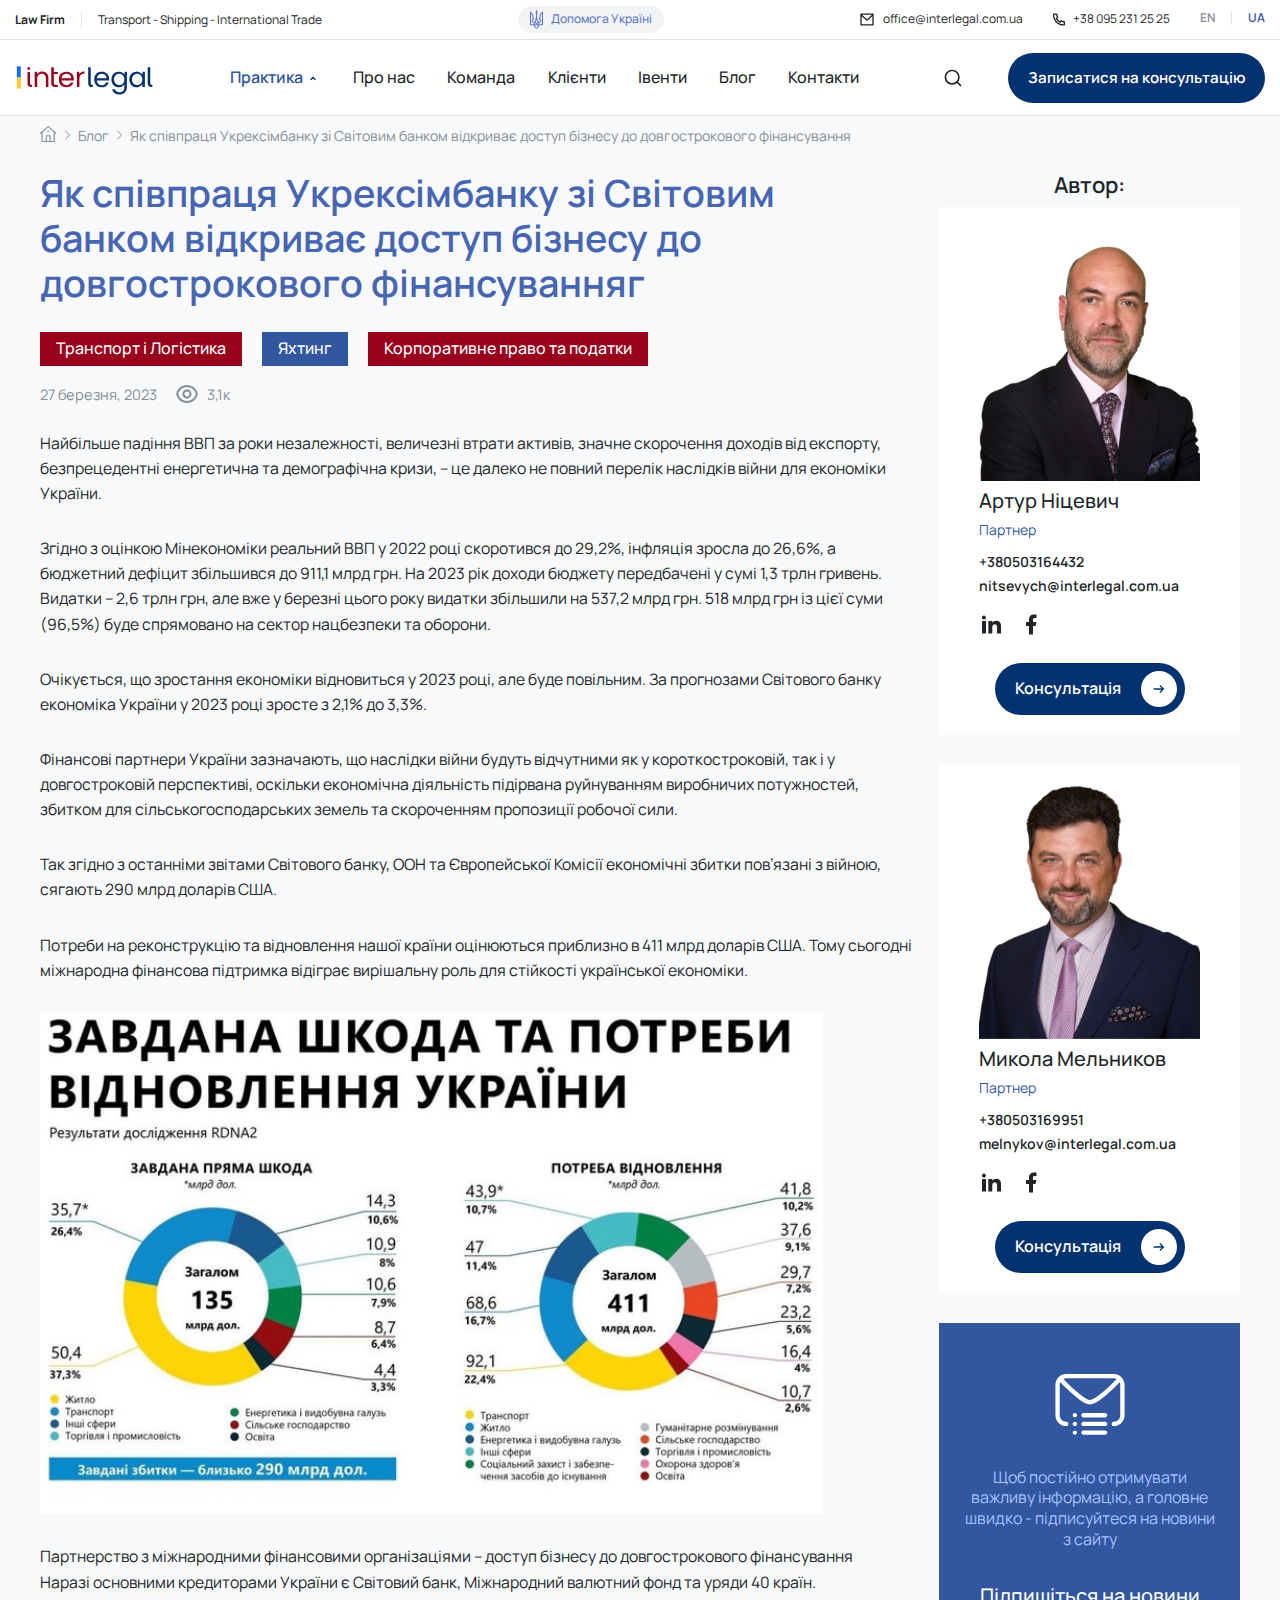
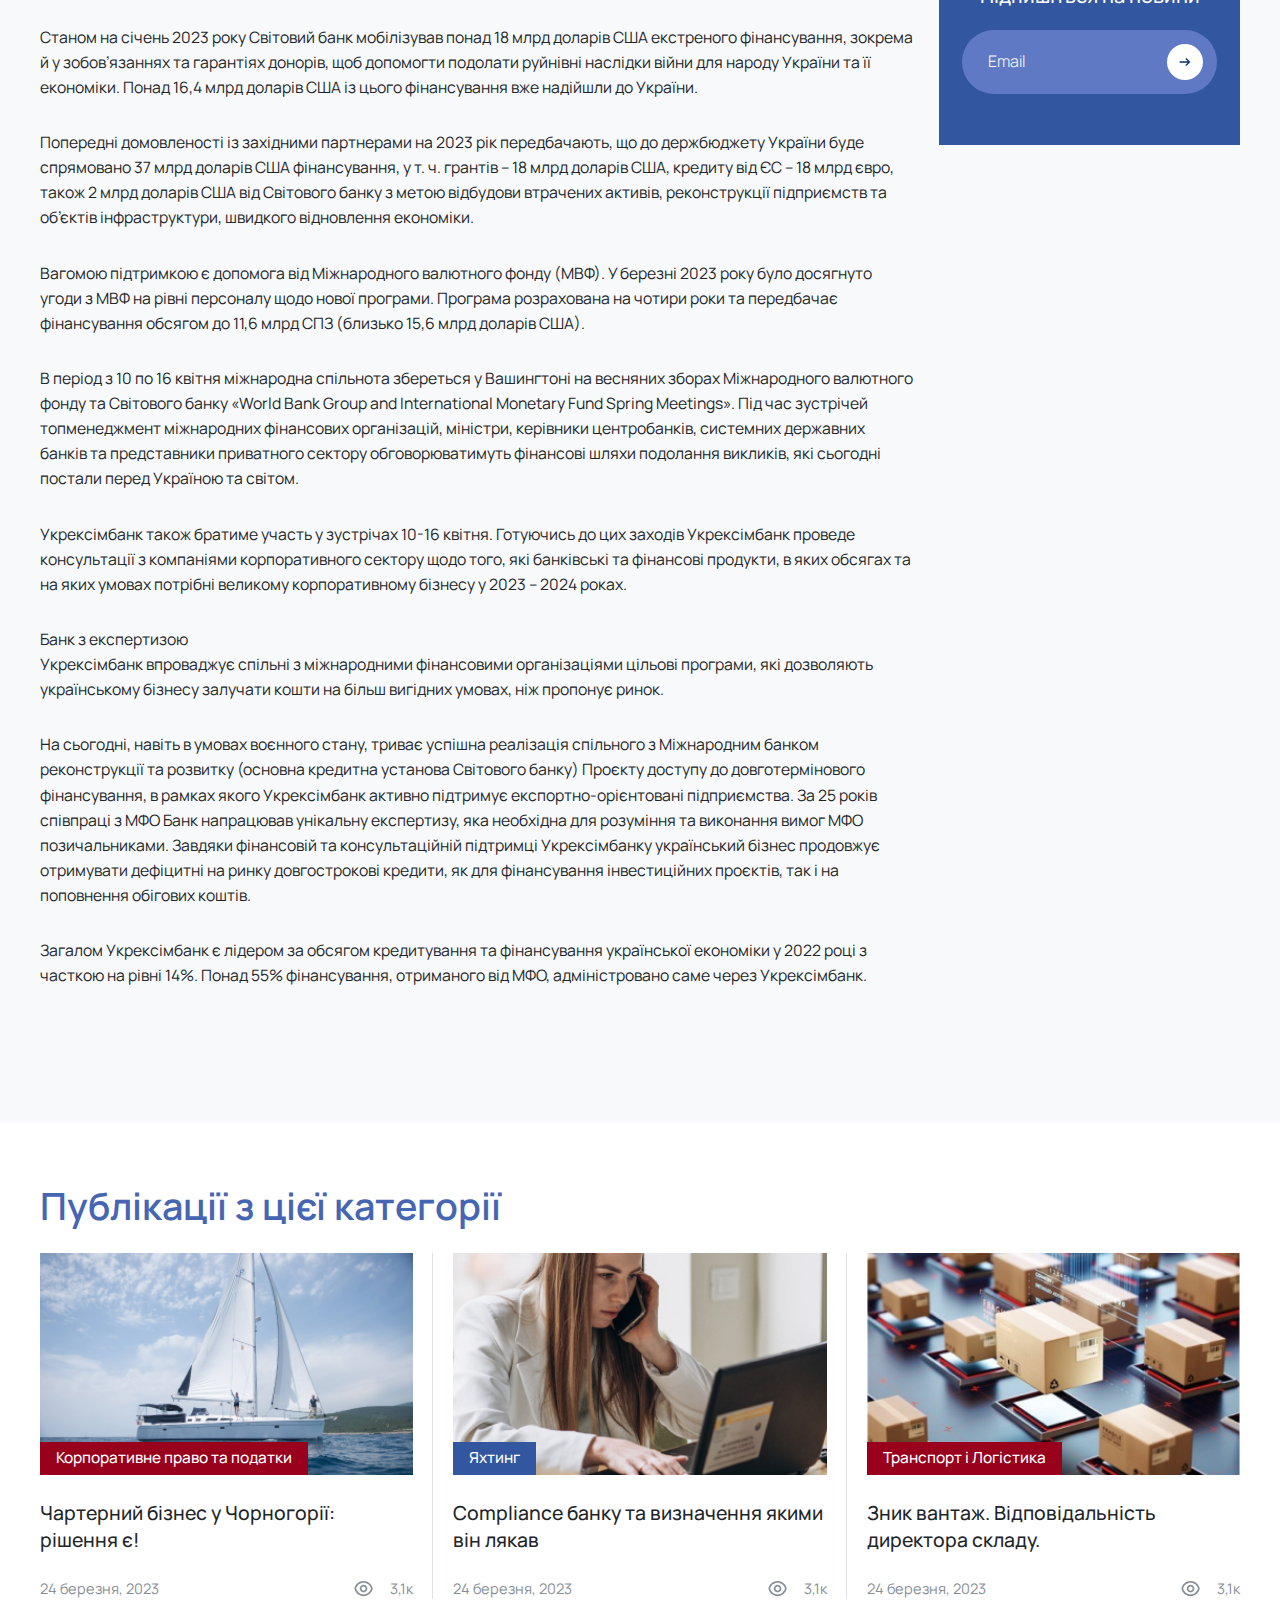
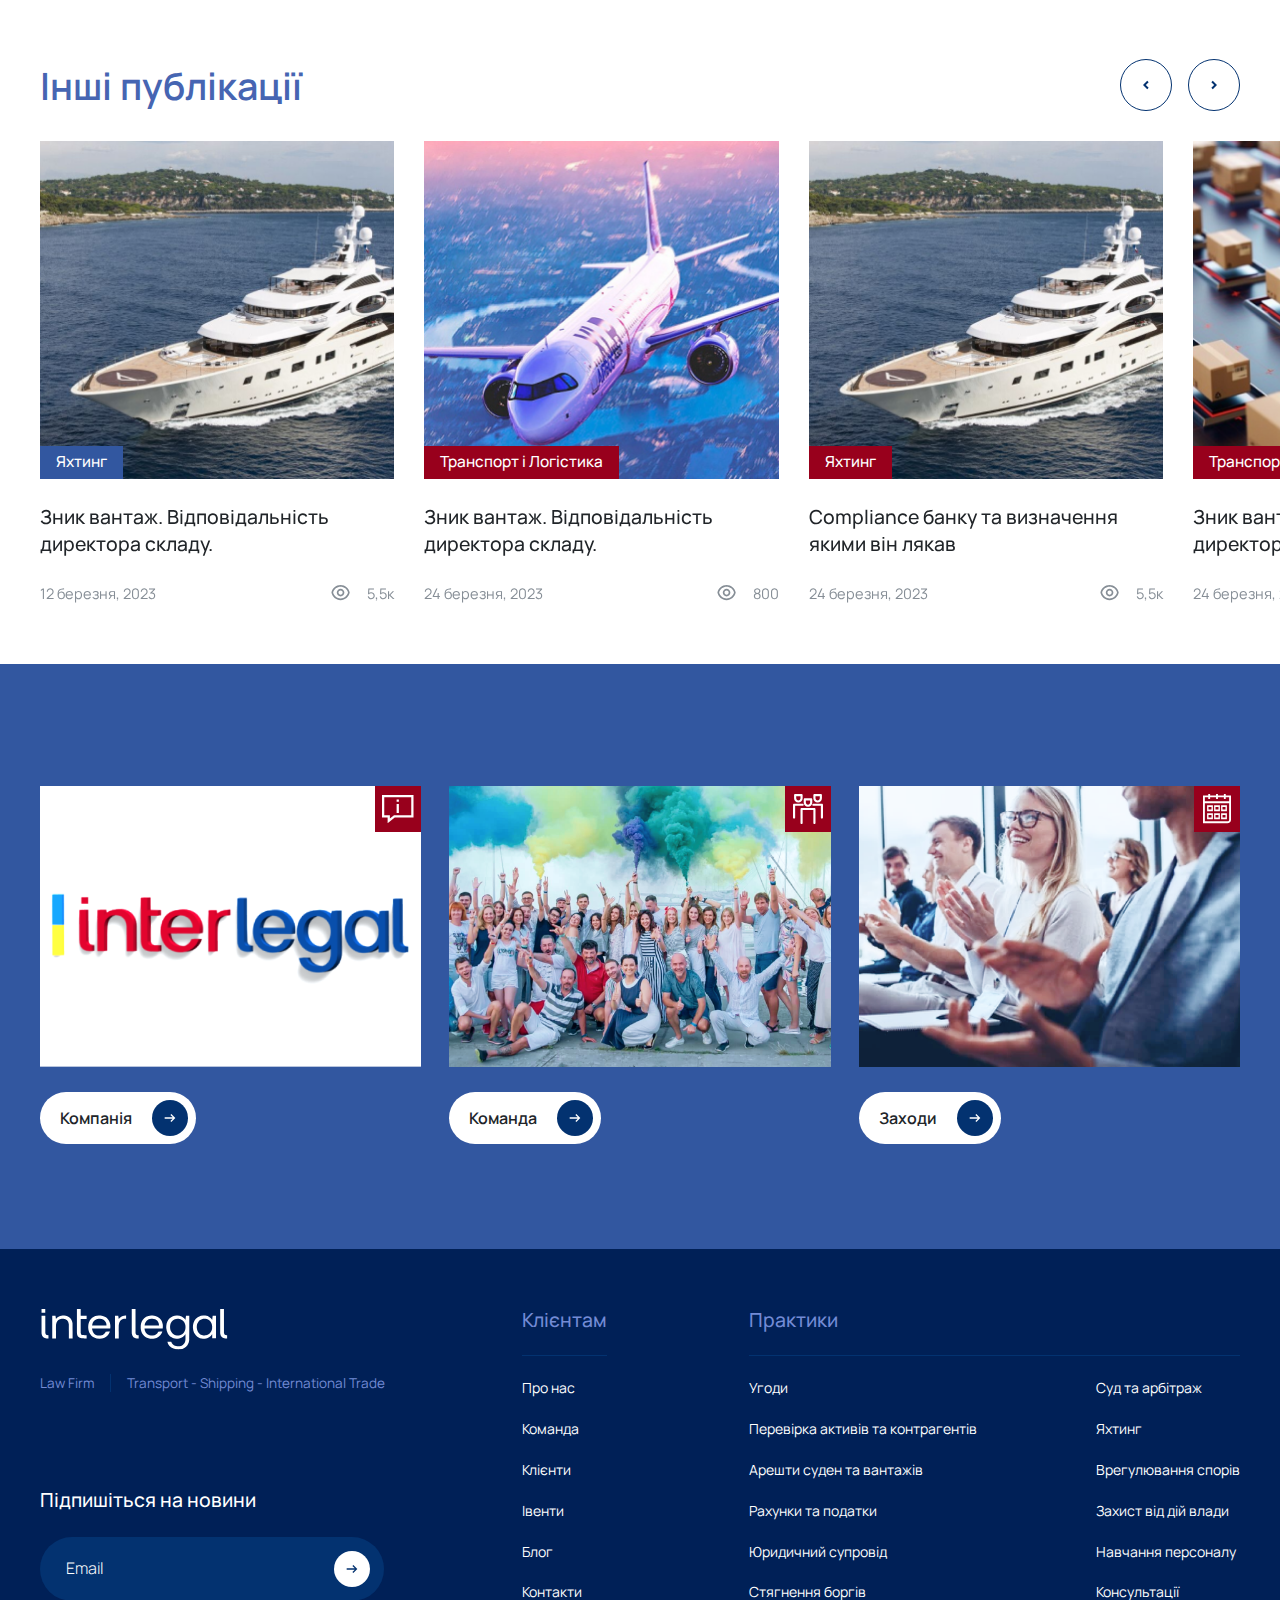
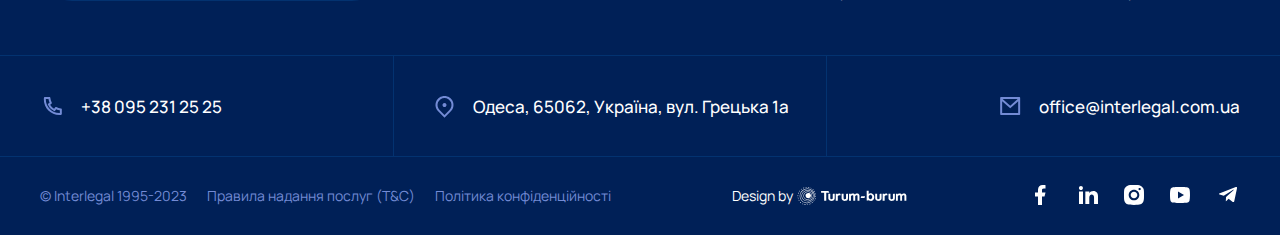
<file: publication.html>
<!DOCTYPE html>
<html lang="ru">

<head>
	<title>Публикация</title>
	<meta charset="UTF-8">
	<meta name="format-detection" content="telephone=no">
	<!-- <style>body{opacity: 0;}</style> -->
	<link rel="stylesheet" href="css/style.min.css?_v=20230910145508">
	<link rel="shortcut icon" href="favicon.ico">
	<!-- <meta name="robots" content="noindex, nofollow"> -->
	<meta name="viewport" content="width=device-width, initial-scale=1.0">
	<script src="https://ajax.googleapis.com/ajax/libs/jquery/2.2.0/jquery.min.js?_v=20230910145508"></script>
</head>

<body>
	<div class="wrapper">
		<header class="header">
			<div class="header__top">
				<div class="header__container">
					<div class="header__top-content">

						<a class="tel-mb" href="#">
							<svg width="12" height="13" viewBox="0 0 12 13" fill="none" xmlns="http://www.w3.org/2000/svg">
								<path d="M4.244 5.62133C4.86956 6.72032 5.77968 7.63044 6.87867 8.256L7.468 7.43067C7.56277 7.29796 7.7029 7.20459 7.86187 7.16822C8.02084 7.13186 8.18762 7.15502 8.33067 7.23333C9.27355 7.74862 10.3148 8.05852 11.386 8.14267C11.5532 8.15592 11.7092 8.23169 11.823 8.35488C11.9368 8.47807 12 8.63963 12 8.80733V11.782C12 11.9471 11.9388 12.1063 11.8282 12.2288C11.7177 12.3513 11.5655 12.4285 11.4013 12.4453C11.048 12.482 10.692 12.5 10.3333 12.5C4.62667 12.5 0 7.87333 0 2.16667C0 1.808 0.018 1.452 0.0546667 1.09867C0.0715031 0.934465 0.148656 0.782347 0.271193 0.671756C0.39373 0.561165 0.552937 0.499964 0.718 0.5H3.69267C3.86037 0.499979 4.02193 0.563168 4.14512 0.676967C4.26831 0.790767 4.34408 0.946816 4.35733 1.114C4.44148 2.18519 4.75138 3.22645 5.26667 4.16933C5.34498 4.31238 5.36814 4.47916 5.33178 4.63813C5.29541 4.7971 5.20204 4.93723 5.06933 5.032L4.244 5.62133ZM2.56267 5.18333L3.82933 4.27867C3.46986 3.50273 3.22357 2.67923 3.098 1.83333H1.34C1.336 1.944 1.334 2.05533 1.334 2.16667C1.33333 7.13733 5.36267 11.1667 10.3333 11.1667C10.4447 11.1667 10.556 11.1647 10.6667 11.16V9.402C9.82077 9.27643 8.99727 9.03014 8.22133 8.67067L7.31667 9.93733C6.95244 9.79581 6.59867 9.62873 6.258 9.43733L6.21933 9.41533C4.91172 8.67115 3.82885 7.58828 3.08467 6.28067L3.06267 6.242C2.87127 5.90133 2.70419 5.54756 2.56267 5.18333Z" fill="#212529" />
							</svg>

							+38 095 231 25 25
						</a>

						<div data-da=".menu-mb__header , 991,98" class="header__top-info">
							<h5><b>Law Firm</b></h5>
							<p>Transport - Shipping - International Trade</p>
						</div>

						<div data-da=".menu-mb__main, 650" class="header__top-help">
							<a href="#" class="btn-help">
								<svg width="13" height="19" viewBox="0 0 13 19" fill="none" xmlns="http://www.w3.org/2000/svg">
									<path fill-rule="evenodd" clip-rule="evenodd" d="M5.85352 18.3398C4.72363 17.5898 3.90918 16.4658 3.63428 15.1621H0V1.43652C1.94434 2.29395 3.34937 4.16797 3.50195 6.11328L4.05176 9.96875L3.78711 9.94141C3.20679 9.94141 2.69775 10.4238 2.69775 10.8965C2.69775 11.3428 3.08447 11.7178 3.59351 11.8154L4.25537 11.9492C5.34448 10.1377 5.96558 8.3623 5.96558 6.62207C5.96558 5.76758 5.89624 4.91309 5.82642 4.05273C5.76807 3.33203 5.70923 2.60645 5.69067 1.87402C5.69067 1.16016 6.00635 0.508789 6.50513 0C6.69629 0.191406 6.85864 0.402344 6.98682 0.628906C7.07397 0.782227 7.14526 0.943359 7.19922 1.11035C7.27783 1.35352 7.31958 1.60938 7.31958 1.87402C7.31958 2.29785 7.30029 2.71973 7.27197 3.13965C7.24658 3.51953 7.21362 3.89746 7.18091 4.27441C7.11255 5.05957 7.04468 5.84082 7.04468 6.62207C7.04468 8.3623 7.66553 10.1377 8.75488 11.9492L9.4165 11.8154C9.7019 11.7607 9.94873 11.6162 10.1108 11.4229C10.2378 11.2705 10.3125 11.0889 10.3125 10.8965C10.3125 10.415 9.80347 9.94141 9.22314 9.94141L8.94824 9.97754L9.49805 6.12207C9.77295 4.17676 11.0557 2.29395 13 1.44531V15.1719H9.37598C9.10107 16.4658 8.32739 17.6348 7.15674 18.3486C6.88184 18.5186 6.64771 18.7236 6.49487 19C6.35229 18.7236 6.11816 18.5186 5.85352 18.3398ZM4.79492 13.0479C4.68286 13.4219 4.60132 13.7969 4.60132 14.208H5.96558C5.96558 13.6279 5.45654 13.1191 4.79492 13.0479ZM5.33447 12.1992C5.80273 12.2979 6.18945 12.5742 6.50513 12.8867C6.82056 12.5742 7.20752 12.2979 7.67578 12.1992C7.20752 11.4502 6.78003 10.665 6.50513 9.84375C6.23022 10.665 5.80273 11.4502 5.33447 12.1992ZM8.22559 13.0479C7.56372 13.1191 7.05493 13.6279 7.05493 14.208H8.41895C8.41895 14.0029 8.39868 13.8066 8.3645 13.6152C8.33008 13.4229 8.28174 13.2354 8.22559 13.0479ZM4.875 15.5557C4.82788 15.4297 4.7876 15.3018 4.75415 15.1719H5.96558H7.05493H8.26636C8.14111 15.6562 7.91821 16.1104 7.61694 16.5303C7.45215 16.7607 7.26367 16.9805 7.05493 17.1885L6.49487 17.7529L5.96558 17.1885C5.64355 16.8721 5.37012 16.5234 5.15649 16.1514C5.04614 15.959 4.95166 15.7598 4.875 15.5557ZM1.72046 10.4238C1.87305 9.91504 2.30078 9.46875 2.85034 9.19238L2.42285 6.01465C2.27026 5.02441 1.802 4.14062 1.09937 3.41797V10.415V11.3701V14.208H3.55298C3.55298 13.7256 3.63428 13.2881 3.74634 12.8418L3.2373 12.7354C2.49414 12.5303 1.91382 12.0215 1.72046 11.3701C1.62793 11.0615 1.62793 10.7314 1.72046 10.4238ZM11.9209 11.3701V14.208H9.46753C9.46753 13.7256 9.38599 13.2881 9.27417 12.8418L9.78296 12.7354C10.5161 12.5303 11.1064 12.0215 11.2998 11.3701C11.3162 11.2959 11.3286 11.2207 11.3372 11.1455C11.3486 11.0439 11.353 10.9414 11.3503 10.8398C11.3467 10.7002 11.3298 10.5605 11.2998 10.4238C11.238 10.2139 11.1309 10.0166 10.9888 9.83887C10.7805 9.57812 10.4968 9.35645 10.1699 9.19238L10.5974 6.01465C10.6655 5.41309 10.8799 4.84766 11.1951 4.33594C11.3989 4.00586 11.645 3.69824 11.9209 3.41797V10.4238V11.3701Z" fill="#6079C5" />
								</svg>

								Допомога Україні
							</a>
						</div>

						<div class="header__top-connection-language">
							<div data-da=".menu-mb__footer , 650,98" class="header__top-connection">
								<ul>
									<li>
										<a href="#">
											<svg width="16" height="17" viewBox="0 0 16 17" fill="none" xmlns="http://www.w3.org/2000/svg">
												<g clip-path="url(#clip0_1307_9257)">
													<path d="M2.00065 2.5H14.0007C14.1775 2.5 14.347 2.57024 14.4721 2.69526C14.5971 2.82029 14.6673 2.98986 14.6673 3.16667V13.8333C14.6673 14.0101 14.5971 14.1797 14.4721 14.3047C14.347 14.4298 14.1775 14.5 14.0007 14.5H2.00065C1.82384 14.5 1.65427 14.4298 1.52925 14.3047C1.40422 14.1797 1.33398 14.0101 1.33398 13.8333V3.16667C1.33398 2.98986 1.40422 2.82029 1.52925 2.69526C1.65427 2.57024 1.82384 2.5 2.00065 2.5ZM13.334 5.32533L8.04865 10.0587L2.66732 5.31067V13.1667H13.334V5.32533ZM3.00798 3.83333L8.04132 8.27467L13.002 3.83333H3.00798Z" fill="#212529" />
												</g>
												<defs>
													<clipPath id="clip0_1307_9257">
														<rect width="16" height="16" fill="white" transform="translate(0 0.5)" />
													</clipPath>
												</defs>
											</svg>

											office@interlegal.com.ua
										</a>

									</li>
									<li>
										<a href="#">
											<svg width="12" height="13" viewBox="0 0 12 13" fill="none" xmlns="http://www.w3.org/2000/svg">
												<path d="M4.244 5.62133C4.86956 6.72032 5.77968 7.63044 6.87867 8.256L7.468 7.43067C7.56277 7.29796 7.7029 7.20459 7.86187 7.16822C8.02084 7.13186 8.18762 7.15502 8.33067 7.23333C9.27355 7.74862 10.3148 8.05852 11.386 8.14267C11.5532 8.15592 11.7092 8.23169 11.823 8.35488C11.9368 8.47807 12 8.63963 12 8.80733V11.782C12 11.9471 11.9388 12.1063 11.8282 12.2288C11.7177 12.3513 11.5655 12.4285 11.4013 12.4453C11.048 12.482 10.692 12.5 10.3333 12.5C4.62667 12.5 0 7.87333 0 2.16667C0 1.808 0.018 1.452 0.0546667 1.09867C0.0715031 0.934465 0.148656 0.782347 0.271193 0.671756C0.39373 0.561165 0.552937 0.499964 0.718 0.5H3.69267C3.86037 0.499979 4.02193 0.563168 4.14512 0.676967C4.26831 0.790767 4.34408 0.946816 4.35733 1.114C4.44148 2.18519 4.75138 3.22645 5.26667 4.16933C5.34498 4.31238 5.36814 4.47916 5.33178 4.63813C5.29541 4.7971 5.20204 4.93723 5.06933 5.032L4.244 5.62133ZM2.56267 5.18333L3.82933 4.27867C3.46986 3.50273 3.22357 2.67923 3.098 1.83333H1.34C1.336 1.944 1.334 2.05533 1.334 2.16667C1.33333 7.13733 5.36267 11.1667 10.3333 11.1667C10.4447 11.1667 10.556 11.1647 10.6667 11.16V9.402C9.82077 9.27643 8.99727 9.03014 8.22133 8.67067L7.31667 9.93733C6.95244 9.79581 6.59867 9.62873 6.258 9.43733L6.21933 9.41533C4.91172 8.67115 3.82885 7.58828 3.08467 6.28067L3.06267 6.242C2.87127 5.90133 2.70419 5.54756 2.56267 5.18333Z" fill="#212529" />
											</svg>

											+38 095 231 25 25
										</a>

									</li>
								</ul>



							</div>
							<div data-da=".menu-mb__footer , 650,98" class="header__top-language">
								<nav class="cpel-switcher__nav">
									<ul class="cpel-switcher__list">
										<li class="cpel-switcher__lang ">
											<a href="#"><span>EN</span></a>
										</li>
										<li class="cpel-switcher__lang active">
											<a href="#"><span>UA</span></a>
										</li>
									</ul>
								</nav>
							</div>

						</div>




						<a class="btn-consultation btn-consultation-mb" href="#">Записатися на консультацію</a>


					</div>
				</div>
			</div>

			<div class="header__container">

				<div class="header__menu">
					<nav id="main-navigation" class="main-navigation">

						<div class="burger">
							<span></span>
						</div>

						<div class="menu-mb">
							<div class="menu-mb__wrap">
								<div class="menu-mb__header">
									<div class="menu-mb__header-logo">
										<div class="logo ">
											<a href="#">
												<svg width="140" height="38" viewBox="0 0 140 38" fill="none" xmlns="http://www.w3.org/2000/svg">
													<path d="M10.9336 9.8188V11.0918H12.216H13.4985V9.8188V8.5458H12.216H10.9336V9.8188Z" fill="#98001C" />
													<path d="M35.3848 16.6819C35.3848 22.0596 35.3905 24.8984 35.399 25.0526C35.4745 26.2619 35.798 27.1417 36.3822 27.7273C36.9194 28.2662 37.7502 28.6283 38.7262 28.7513C39.1466 28.8037 39.1979 28.8051 40.6471 28.8107L42.0962 28.8164V27.7202V26.624L40.8822 26.6184C39.5798 26.6141 39.5769 26.6127 39.2492 26.5363C38.4954 26.3623 38.1662 25.9663 38.018 25.0596C38.0066 24.9875 38.0009 23.6565 37.9967 20.1614L37.9924 15.3622L40.0443 15.3721L42.0962 15.382V14.3127V13.242H40.0443H37.9924V10.894V8.54601H36.6886H35.3848V16.6819Z" fill="#98001C" />
													<path d="M73.2754 16.5131C73.2768 21.0379 73.2825 24.6164 73.2896 24.8343C73.3025 25.2331 73.3267 25.492 73.3766 25.789C73.5362 26.7466 73.9109 27.4736 74.478 27.9277C74.8813 28.2502 75.3358 28.4722 75.9172 28.6306C76.4544 28.7763 76.9161 28.8301 77.6471 28.8301H78.0632V27.741V26.6518H77.9734C77.563 26.6518 77.0714 26.5656 76.7864 26.4439C76.2863 26.2303 76.0155 25.7989 75.9158 25.0662C75.8916 24.8866 75.8901 24.4623 75.8859 16.7253L75.883 8.57524H74.5792H73.2754V16.5131Z" fill="#033270" />
													<path d="M134.395 16.8517C134.398 24.5689 134.401 25.146 134.423 25.3497C134.529 26.2917 134.761 26.9636 135.169 27.4996C135.277 27.6425 135.509 27.8745 135.653 27.9834C136.222 28.4148 136.981 28.6906 137.896 28.7953C138.02 28.8094 138.281 28.8193 138.634 28.825L139.178 28.832V27.7443V26.6552L138.962 26.6453C137.709 26.5887 137.206 26.1941 137.031 25.129C137.007 24.9819 137.005 24.5689 137.003 16.7739L136.998 8.57437H135.694H134.391L134.395 16.8517Z" fill="#033270" />
													<path d="M25.4813 12.9619C24.357 13.0397 23.2142 13.4216 22.3393 14.0086C21.8121 14.3622 21.3875 14.7837 21.0198 15.3198C20.9415 15.4315 20.9386 15.4358 20.9301 15.3976C20.9258 15.3764 20.8517 14.8969 20.7648 14.3325C20.6793 13.7681 20.6052 13.2858 20.6009 13.2604L20.5923 13.2151H19.4609H18.3281V21.0157V28.8164H19.6319H20.9358L20.94 24.2223C20.9443 19.4089 20.9429 19.5716 21.0084 19.0921C21.1125 18.317 21.349 17.6154 21.6853 17.0765C21.8905 16.747 22.2382 16.3552 22.5317 16.1232C23.1743 15.6154 23.9295 15.324 24.8615 15.2208C25.1208 15.1925 25.8475 15.1967 26.1083 15.2293C27.1428 15.3537 27.9265 15.7116 28.5734 16.3552C29.2089 16.9846 29.588 17.7936 29.749 18.8545C29.8231 19.3481 29.8188 19.0582 29.8231 24.1247L29.8274 28.8164H31.1169H32.4065L32.4022 23.8475C32.3979 18.4259 32.4036 18.8347 32.3196 18.2293C32.1172 16.7569 31.5444 15.5419 30.6453 14.672C29.5637 13.6267 28.2172 13.068 26.5144 12.9605C26.255 12.9449 25.7235 12.9449 25.4813 12.9619Z" fill="#98001C" />
													<path d="M68.8569 12.9619C68.267 13.0058 67.6585 13.1302 67.1113 13.3198C65.9244 13.7314 65.0452 14.3721 64.4182 15.2788C64.3555 15.3679 64.3042 15.4344 64.3028 15.4273C64.2999 15.4202 64.2244 14.928 64.1332 14.3325C64.042 13.737 63.9651 13.242 63.9622 13.2321C63.9565 13.2179 63.7228 13.2151 62.8266 13.2179L61.6966 13.2222L61.6923 21.0186L61.6895 28.8164H62.9933H64.2971V24.5759C64.2971 20.3736 64.3042 19.747 64.347 19.3326C64.4538 18.2944 64.7559 17.4485 65.2489 16.7936C65.4 16.5928 65.7078 16.2788 65.9073 16.1189C66.2906 15.8134 66.6796 15.6041 67.1683 15.4428C67.7255 15.259 68.2741 15.1854 68.9965 15.1981L69.3699 15.2052V14.0751V12.9463L69.196 12.9478C69.0991 12.9492 68.9467 12.9562 68.8569 12.9619Z" fill="#98001C" />
													<path d="M104.317 12.9676C103.385 13.0044 102.545 13.1769 101.732 13.4994C100.002 14.1826 98.6837 15.4429 97.8986 17.1628C97.4697 18.1006 97.2389 19.0256 97.1391 20.194C97.112 20.5122 97.1163 21.4967 97.1462 21.8361C97.2602 23.119 97.5566 24.1587 98.101 25.1742C98.7308 26.3525 99.5017 27.2082 100.545 27.8871C101.579 28.5618 102.681 28.9267 103.987 29.0272C104.225 29.0456 104.931 29.0456 105.186 29.0272C106.571 28.9253 107.621 28.542 108.72 27.733C109.394 27.2365 109.954 26.6325 110.338 25.9861L110.401 25.88L110.405 27.5986C110.41 29.3341 110.404 29.6467 110.357 30.0244C110.257 30.8362 110.023 31.5378 109.664 32.1121C109.352 32.61 108.831 33.1361 108.326 33.4629C107.728 33.8504 107.065 34.081 106.254 34.1856C105.969 34.2224 105.07 34.2224 104.758 34.1856C103.554 34.0428 102.588 33.6538 101.787 32.9862C101.202 32.4982 100.778 31.8815 100.553 31.1884L100.513 31.064H99.2181H97.9243L97.9342 31.1177C98.0582 31.8278 98.2221 32.3426 98.4985 32.8928C98.9602 33.8108 99.6413 34.5492 100.597 35.1701C101.539 35.7797 102.599 36.1602 103.866 36.3398C104.82 36.4756 105.85 36.4869 106.753 36.3752C108.869 36.1107 110.642 35.0923 111.75 33.5025C112.55 32.3568 112.986 30.972 113.027 29.4444C113.033 29.2577 113.036 25.5193 113.033 21.1374L113.03 13.1713H111.904C111.284 13.1713 110.779 13.1727 110.779 13.1755C110.779 13.1812 110.438 16.0129 110.434 16.0482C110.431 16.0666 110.395 16.0185 110.331 15.9139C109.767 14.9832 108.863 14.1925 107.742 13.6451C106.843 13.2066 105.885 12.9916 104.723 12.969C104.562 12.9662 104.379 12.9647 104.317 12.9676ZM105.599 15.2378C106.529 15.3127 107.468 15.6649 108.222 16.2194C109.375 17.068 110.14 18.4075 110.358 19.9606C110.421 20.4104 110.444 21.1614 110.407 21.6169C110.338 22.4783 110.154 23.1756 109.817 23.8574C109.499 24.4953 109.203 24.9083 108.74 25.3567C107.939 26.1304 106.938 26.6014 105.763 26.7598C105.522 26.7923 104.706 26.7966 104.466 26.7669C103.776 26.682 103.228 26.5165 102.648 26.2209C101.673 25.7216 100.934 24.9621 100.415 23.9281C99.922 22.9436 99.6997 21.7343 99.7781 20.4698C99.8536 19.2633 100.18 18.2859 100.815 17.3651C101.286 16.6833 101.923 16.1303 102.649 15.7752C103.57 15.324 104.526 15.1501 105.599 15.2378Z" fill="#033270" />
													<path d="M122.641 12.9732C121.546 13.0269 120.532 13.2914 119.573 13.7723C119.075 14.0227 118.652 14.2985 118.225 14.6549C118.038 14.8091 117.573 15.2745 117.417 15.4626C116.325 16.7738 115.71 18.3877 115.581 20.2774C115.561 20.5631 115.561 21.3863 115.581 21.6649C115.654 22.713 115.862 23.6395 116.215 24.4797C116.327 24.7456 116.557 25.2081 116.714 25.4769C117.207 26.3255 117.838 27.0441 118.591 27.6098C119.707 28.4486 121.009 28.9295 122.441 29.0285C122.753 29.0497 123.577 29.037 123.86 29.0073C124.962 28.8899 125.849 28.5971 126.72 28.0653C127.618 27.5165 128.299 26.846 128.805 26.0115L128.876 25.8941V27.3397V28.7867H130.187H131.498V20.9931V13.1995H130.358C129.402 13.1995 129.218 13.2023 129.218 13.2193C129.218 13.2433 128.893 15.9463 128.882 16.0185L128.873 16.0722L128.799 15.9463C128.44 15.3452 127.92 14.778 127.293 14.3098C126.318 13.5814 125.325 13.1839 124.102 13.0312C123.656 12.976 123.074 12.952 122.641 12.9732ZM124.105 15.2448C124.886 15.3212 125.603 15.5574 126.278 15.9605C127.341 16.5942 128.145 17.6253 128.553 18.8785C128.858 19.8134 128.95 20.8827 128.818 21.9407C128.728 22.6635 128.531 23.3184 128.222 23.9351C127.936 24.5023 127.658 24.8913 127.246 25.3015C126.522 26.0186 125.594 26.5052 124.578 26.6989C124.188 26.7739 124.058 26.7838 123.533 26.7838C123.144 26.7838 123.002 26.7796 122.857 26.7598C121.216 26.5391 119.917 25.7046 119.085 24.3382C118.609 23.556 118.33 22.6593 118.239 21.6239C118.213 21.3283 118.209 20.655 118.232 20.3608C118.276 19.7851 118.391 19.208 118.554 18.7427C118.753 18.1698 119.1 17.5461 119.476 17.0779C119.654 16.8572 120.024 16.4867 120.234 16.3197C121.283 15.4895 122.673 15.1033 124.105 15.2448Z" fill="#033270" />
													<path d="M50.4684 12.9957C48.7399 13.1032 47.3934 13.5501 46.1978 14.4143C45.8074 14.6958 45.3172 15.1456 45.0337 15.4837C43.9464 16.7793 43.3366 18.396 43.2083 20.314C43.1884 20.6096 43.1884 21.4144 43.2083 21.6931C43.3223 23.3168 43.7441 24.6252 44.5421 25.8346C44.8213 26.2575 45.0522 26.5418 45.4027 26.8968C45.9698 27.4697 46.5555 27.8883 47.3193 28.2632C48.4777 28.8318 49.7516 29.0963 51.1666 29.0637C53.3681 29.0128 55.0695 28.3466 56.4175 27.0043C57.157 26.2688 57.6971 25.4017 58.0391 24.4003C58.0775 24.2886 58.1132 24.1797 58.1189 24.157L58.1274 24.1188L56.7153 24.1217L55.3032 24.1259L55.2547 24.2461C55.1863 24.4173 55.0282 24.7242 54.9213 24.8911C54.3841 25.7455 53.5206 26.3961 52.5616 26.6705C52.0016 26.8303 51.5214 26.8855 50.8189 26.8728C50.3572 26.8643 50.1321 26.8416 49.7588 26.7638C48.6245 26.5305 47.59 25.8926 46.8932 24.9972C46.4016 24.3678 46.0682 23.5587 45.9299 22.662C45.9057 22.5035 45.8587 22.0764 45.8587 22.0085C45.8587 21.9844 46.0511 21.983 52.1341 21.983H58.4081L58.4252 21.8515C58.5264 21.0665 58.5406 20.222 58.4623 19.4795C58.2955 17.9024 57.6615 16.4412 56.6583 15.3252C56.2992 14.9264 55.8817 14.5699 55.4001 14.2531C55.1023 14.0579 54.9455 13.9674 54.6221 13.8061C53.76 13.3776 52.8523 13.1244 51.8007 13.0225C51.577 12.9999 50.6835 12.9829 50.4684 12.9957ZM51.3034 15.1654C52.0985 15.2262 52.7753 15.4101 53.4451 15.7496C53.8597 15.9589 54.1704 16.1852 54.5166 16.5289C54.8843 16.8953 55.1222 17.2206 55.3345 17.6463C55.5169 18.0155 55.6224 18.3168 55.7036 18.7043C55.772 19.0339 55.819 19.4597 55.819 19.751V19.8614H50.8588H45.9L45.9072 19.8005C45.9114 19.768 45.9257 19.6633 45.9371 19.5686C46.0724 18.478 46.4757 17.5233 47.1098 16.792C47.9491 15.8231 49.1361 15.2503 50.4826 15.1612C50.655 15.1499 51.1267 15.1527 51.3034 15.1654Z" fill="#98001C" />
													<path d="M86.6336 13.0026C85.3811 13.0775 84.1855 13.4043 83.228 13.9347C82.2163 14.4948 81.4425 15.2006 80.817 16.1342C79.8908 17.5189 79.4234 19.2657 79.4633 21.2049C79.479 21.9348 79.5402 22.4893 79.6799 23.1357C80.0147 24.6816 80.8213 26.1315 81.8942 27.1145C82.9857 28.1131 84.4135 28.7708 85.9567 28.983C86.9442 29.1188 88.107 29.0876 89.0702 28.8981C90.0235 28.71 90.8443 28.3832 91.5995 27.8896C92.7936 27.1102 93.6699 26.0466 94.1843 24.7524C94.2613 24.5586 94.3924 24.1724 94.3924 24.1413C94.3924 24.1201 94.2556 24.1187 92.9874 24.1215L91.581 24.1258L91.4798 24.3521C91.1435 25.0989 90.6562 25.6703 89.9622 26.1329C89.3524 26.5388 88.7111 26.7595 87.8733 26.8514C87.604 26.8811 86.7433 26.8769 86.4911 26.8443C85.8442 26.7609 85.3112 26.601 84.7712 26.3295C83.8621 25.8712 83.124 25.1413 82.6808 24.2601C82.3787 23.6576 82.2049 23.0296 82.1308 22.2601C82.1194 22.1356 82.1094 22.0239 82.1094 22.0083C82.1094 21.9843 82.3018 21.9829 88.3848 21.9829H94.6588L94.6902 21.7594C94.7614 21.2375 94.7685 21.1031 94.7685 20.427C94.7685 19.7368 94.76 19.5925 94.683 19.0974C94.4422 17.5387 93.7383 16.1172 92.6981 15.0832C91.8745 14.2657 90.8058 13.6518 89.6046 13.3053C89.0317 13.1412 88.4333 13.0408 87.7806 13.0012C87.5099 12.9856 86.9243 12.9856 86.6336 13.0026ZM87.5669 15.1653C88.268 15.2176 88.8935 15.3718 89.4991 15.6419C90.6519 16.1554 91.5339 17.1554 91.883 18.3393C92.0084 18.7636 92.084 19.2686 92.084 19.6802V19.8612H87.1323H82.1806V19.8202C82.1806 19.7962 82.1906 19.7028 82.202 19.6109C82.3702 18.328 82.8318 17.3237 83.6099 16.5472C84.4221 15.7367 85.4879 15.2586 86.6891 15.1667C86.9043 15.1497 87.3489 15.1497 87.5669 15.1653Z" fill="#033270" />
													<path d="M10.9379 19.1855C10.9421 24.6877 10.9436 25.1474 10.9664 25.3497C11.0704 26.2903 11.3041 26.9636 11.7116 27.4996C11.8199 27.6425 12.0522 27.8745 12.1961 27.9834C12.7646 28.4148 13.5241 28.6906 14.4389 28.7953C14.5629 28.8094 14.8237 28.8193 15.1771 28.825L15.7214 28.832V27.7443V26.6552L15.5048 26.6453C14.2523 26.5887 13.7493 26.1927 13.574 25.129C13.5512 24.9833 13.5484 24.6566 13.5455 19.1077L13.5412 13.242H12.2374H10.9336L10.9379 19.1855Z" fill="#98001C" />
													<rect y="7.5" width="4" height="11.5" fill="#0D6EFF" />
													<rect y="19" width="4" height="11.5" fill="#FFCD29" />
												</svg>
											</a>

										</div>

										<button name="close-menu" class="btn-close-menu">
											<svg width="14" height="14" viewBox="0 0 14 14" fill="none" xmlns="http://www.w3.org/2000/svg">
												<path d="M7.0007 5.80134L11.9504 0.851562L13.3646 2.26577L8.4149 7.21554L13.3646 12.1652L11.9504 13.5794L7.0007 8.62974L2.05093 13.5794L0.636719 12.1652L5.5865 7.21554L0.636719 2.26577L2.05093 0.851562L7.0007 5.80134Z" fill="#033270" />
											</svg>
										</button>
									</div>

								</div>
								<div class="menu-mb__main"></div>
								<div class="menu-mb__footer"></div>
							</div>

						</div>

						<div class="menu-main-menu-container">

							<div data-da=".block-menu, 767.98" class="block-logo-mb">

								<div class="logo">
									<a href="#">
										<svg width="140" height="38" viewBox="0 0 140 38" fill="none" xmlns="http://www.w3.org/2000/svg">
											<path d="M10.9336 9.8188V11.0918H12.216H13.4985V9.8188V8.5458H12.216H10.9336V9.8188Z" fill="#98001C" />
											<path d="M35.3848 16.6819C35.3848 22.0596 35.3905 24.8984 35.399 25.0526C35.4745 26.2619 35.798 27.1417 36.3822 27.7273C36.9194 28.2662 37.7502 28.6283 38.7262 28.7513C39.1466 28.8037 39.1979 28.8051 40.6471 28.8107L42.0962 28.8164V27.7202V26.624L40.8822 26.6184C39.5798 26.6141 39.5769 26.6127 39.2492 26.5363C38.4954 26.3623 38.1662 25.9663 38.018 25.0596C38.0066 24.9875 38.0009 23.6565 37.9967 20.1614L37.9924 15.3622L40.0443 15.3721L42.0962 15.382V14.3127V13.242H40.0443H37.9924V10.894V8.54601H36.6886H35.3848V16.6819Z" fill="#98001C" />
											<path d="M73.2754 16.5131C73.2768 21.0379 73.2825 24.6164 73.2896 24.8343C73.3025 25.2331 73.3267 25.492 73.3766 25.789C73.5362 26.7466 73.9109 27.4736 74.478 27.9277C74.8813 28.2502 75.3358 28.4722 75.9172 28.6306C76.4544 28.7763 76.9161 28.8301 77.6471 28.8301H78.0632V27.741V26.6518H77.9734C77.563 26.6518 77.0714 26.5656 76.7864 26.4439C76.2863 26.2303 76.0155 25.7989 75.9158 25.0662C75.8916 24.8866 75.8901 24.4623 75.8859 16.7253L75.883 8.57524H74.5792H73.2754V16.5131Z" fill="#033270" />
											<path d="M134.395 16.8517C134.398 24.5689 134.401 25.146 134.423 25.3497C134.529 26.2917 134.761 26.9636 135.169 27.4996C135.277 27.6425 135.509 27.8745 135.653 27.9834C136.222 28.4148 136.981 28.6906 137.896 28.7953C138.02 28.8094 138.281 28.8193 138.634 28.825L139.178 28.832V27.7443V26.6552L138.962 26.6453C137.709 26.5887 137.206 26.1941 137.031 25.129C137.007 24.9819 137.005 24.5689 137.003 16.7739L136.998 8.57437H135.694H134.391L134.395 16.8517Z" fill="#033270" />
											<path d="M25.4813 12.9619C24.357 13.0397 23.2142 13.4216 22.3393 14.0086C21.8121 14.3622 21.3875 14.7837 21.0198 15.3198C20.9415 15.4315 20.9386 15.4358 20.9301 15.3976C20.9258 15.3764 20.8517 14.8969 20.7648 14.3325C20.6793 13.7681 20.6052 13.2858 20.6009 13.2604L20.5923 13.2151H19.4609H18.3281V21.0157V28.8164H19.6319H20.9358L20.94 24.2223C20.9443 19.4089 20.9429 19.5716 21.0084 19.0921C21.1125 18.317 21.349 17.6154 21.6853 17.0765C21.8905 16.747 22.2382 16.3552 22.5317 16.1232C23.1743 15.6154 23.9295 15.324 24.8615 15.2208C25.1208 15.1925 25.8475 15.1967 26.1083 15.2293C27.1428 15.3537 27.9265 15.7116 28.5734 16.3552C29.2089 16.9846 29.588 17.7936 29.749 18.8545C29.8231 19.3481 29.8188 19.0582 29.8231 24.1247L29.8274 28.8164H31.1169H32.4065L32.4022 23.8475C32.3979 18.4259 32.4036 18.8347 32.3196 18.2293C32.1172 16.7569 31.5444 15.5419 30.6453 14.672C29.5637 13.6267 28.2172 13.068 26.5144 12.9605C26.255 12.9449 25.7235 12.9449 25.4813 12.9619Z" fill="#98001C" />
											<path d="M68.8569 12.9619C68.267 13.0058 67.6585 13.1302 67.1113 13.3198C65.9244 13.7314 65.0452 14.3721 64.4182 15.2788C64.3555 15.3679 64.3042 15.4344 64.3028 15.4273C64.2999 15.4202 64.2244 14.928 64.1332 14.3325C64.042 13.737 63.9651 13.242 63.9622 13.2321C63.9565 13.2179 63.7228 13.2151 62.8266 13.2179L61.6966 13.2222L61.6923 21.0186L61.6895 28.8164H62.9933H64.2971V24.5759C64.2971 20.3736 64.3042 19.747 64.347 19.3326C64.4538 18.2944 64.7559 17.4485 65.2489 16.7936C65.4 16.5928 65.7078 16.2788 65.9073 16.1189C66.2906 15.8134 66.6796 15.6041 67.1683 15.4428C67.7255 15.259 68.2741 15.1854 68.9965 15.1981L69.3699 15.2052V14.0751V12.9463L69.196 12.9478C69.0991 12.9492 68.9467 12.9562 68.8569 12.9619Z" fill="#98001C" />
											<path d="M104.317 12.9676C103.385 13.0044 102.545 13.1769 101.732 13.4994C100.002 14.1826 98.6837 15.4429 97.8986 17.1628C97.4697 18.1006 97.2389 19.0256 97.1391 20.194C97.112 20.5122 97.1163 21.4967 97.1462 21.8361C97.2602 23.119 97.5566 24.1587 98.101 25.1742C98.7308 26.3525 99.5017 27.2082 100.545 27.8871C101.579 28.5618 102.681 28.9267 103.987 29.0272C104.225 29.0456 104.931 29.0456 105.186 29.0272C106.571 28.9253 107.621 28.542 108.72 27.733C109.394 27.2365 109.954 26.6325 110.338 25.9861L110.401 25.88L110.405 27.5986C110.41 29.3341 110.404 29.6467 110.357 30.0244C110.257 30.8362 110.023 31.5378 109.664 32.1121C109.352 32.61 108.831 33.1361 108.326 33.4629C107.728 33.8504 107.065 34.081 106.254 34.1856C105.969 34.2224 105.07 34.2224 104.758 34.1856C103.554 34.0428 102.588 33.6538 101.787 32.9862C101.202 32.4982 100.778 31.8815 100.553 31.1884L100.513 31.064H99.2181H97.9243L97.9342 31.1177C98.0582 31.8278 98.2221 32.3426 98.4985 32.8928C98.9602 33.8108 99.6413 34.5492 100.597 35.1701C101.539 35.7797 102.599 36.1602 103.866 36.3398C104.82 36.4756 105.85 36.4869 106.753 36.3752C108.869 36.1107 110.642 35.0923 111.75 33.5025C112.55 32.3568 112.986 30.972 113.027 29.4444C113.033 29.2577 113.036 25.5193 113.033 21.1374L113.03 13.1713H111.904C111.284 13.1713 110.779 13.1727 110.779 13.1755C110.779 13.1812 110.438 16.0129 110.434 16.0482C110.431 16.0666 110.395 16.0185 110.331 15.9139C109.767 14.9832 108.863 14.1925 107.742 13.6451C106.843 13.2066 105.885 12.9916 104.723 12.969C104.562 12.9662 104.379 12.9647 104.317 12.9676ZM105.599 15.2378C106.529 15.3127 107.468 15.6649 108.222 16.2194C109.375 17.068 110.14 18.4075 110.358 19.9606C110.421 20.4104 110.444 21.1614 110.407 21.6169C110.338 22.4783 110.154 23.1756 109.817 23.8574C109.499 24.4953 109.203 24.9083 108.74 25.3567C107.939 26.1304 106.938 26.6014 105.763 26.7598C105.522 26.7923 104.706 26.7966 104.466 26.7669C103.776 26.682 103.228 26.5165 102.648 26.2209C101.673 25.7216 100.934 24.9621 100.415 23.9281C99.922 22.9436 99.6997 21.7343 99.7781 20.4698C99.8536 19.2633 100.18 18.2859 100.815 17.3651C101.286 16.6833 101.923 16.1303 102.649 15.7752C103.57 15.324 104.526 15.1501 105.599 15.2378Z" fill="#033270" />
											<path d="M122.641 12.9732C121.546 13.0269 120.532 13.2914 119.573 13.7723C119.075 14.0227 118.652 14.2985 118.225 14.6549C118.038 14.8091 117.573 15.2745 117.417 15.4626C116.325 16.7738 115.71 18.3877 115.581 20.2774C115.561 20.5631 115.561 21.3863 115.581 21.6649C115.654 22.713 115.862 23.6395 116.215 24.4797C116.327 24.7456 116.557 25.2081 116.714 25.4769C117.207 26.3255 117.838 27.0441 118.591 27.6098C119.707 28.4486 121.009 28.9295 122.441 29.0285C122.753 29.0497 123.577 29.037 123.86 29.0073C124.962 28.8899 125.849 28.5971 126.72 28.0653C127.618 27.5165 128.299 26.846 128.805 26.0115L128.876 25.8941V27.3397V28.7867H130.187H131.498V20.9931V13.1995H130.358C129.402 13.1995 129.218 13.2023 129.218 13.2193C129.218 13.2433 128.893 15.9463 128.882 16.0185L128.873 16.0722L128.799 15.9463C128.44 15.3452 127.92 14.778 127.293 14.3098C126.318 13.5814 125.325 13.1839 124.102 13.0312C123.656 12.976 123.074 12.952 122.641 12.9732ZM124.105 15.2448C124.886 15.3212 125.603 15.5574 126.278 15.9605C127.341 16.5942 128.145 17.6253 128.553 18.8785C128.858 19.8134 128.95 20.8827 128.818 21.9407C128.728 22.6635 128.531 23.3184 128.222 23.9351C127.936 24.5023 127.658 24.8913 127.246 25.3015C126.522 26.0186 125.594 26.5052 124.578 26.6989C124.188 26.7739 124.058 26.7838 123.533 26.7838C123.144 26.7838 123.002 26.7796 122.857 26.7598C121.216 26.5391 119.917 25.7046 119.085 24.3382C118.609 23.556 118.33 22.6593 118.239 21.6239C118.213 21.3283 118.209 20.655 118.232 20.3608C118.276 19.7851 118.391 19.208 118.554 18.7427C118.753 18.1698 119.1 17.5461 119.476 17.0779C119.654 16.8572 120.024 16.4867 120.234 16.3197C121.283 15.4895 122.673 15.1033 124.105 15.2448Z" fill="#033270" />
											<path d="M50.4684 12.9957C48.7399 13.1032 47.3934 13.5501 46.1978 14.4143C45.8074 14.6958 45.3172 15.1456 45.0337 15.4837C43.9464 16.7793 43.3366 18.396 43.2083 20.314C43.1884 20.6096 43.1884 21.4144 43.2083 21.6931C43.3223 23.3168 43.7441 24.6252 44.5421 25.8346C44.8213 26.2575 45.0522 26.5418 45.4027 26.8968C45.9698 27.4697 46.5555 27.8883 47.3193 28.2632C48.4777 28.8318 49.7516 29.0963 51.1666 29.0637C53.3681 29.0128 55.0695 28.3466 56.4175 27.0043C57.157 26.2688 57.6971 25.4017 58.0391 24.4003C58.0775 24.2886 58.1132 24.1797 58.1189 24.157L58.1274 24.1188L56.7153 24.1217L55.3032 24.1259L55.2547 24.2461C55.1863 24.4173 55.0282 24.7242 54.9213 24.8911C54.3841 25.7455 53.5206 26.3961 52.5616 26.6705C52.0016 26.8303 51.5214 26.8855 50.8189 26.8728C50.3572 26.8643 50.1321 26.8416 49.7588 26.7638C48.6245 26.5305 47.59 25.8926 46.8932 24.9972C46.4016 24.3678 46.0682 23.5587 45.9299 22.662C45.9057 22.5035 45.8587 22.0764 45.8587 22.0085C45.8587 21.9844 46.0511 21.983 52.1341 21.983H58.4081L58.4252 21.8515C58.5264 21.0665 58.5406 20.222 58.4623 19.4795C58.2955 17.9024 57.6615 16.4412 56.6583 15.3252C56.2992 14.9264 55.8817 14.5699 55.4001 14.2531C55.1023 14.0579 54.9455 13.9674 54.6221 13.8061C53.76 13.3776 52.8523 13.1244 51.8007 13.0225C51.577 12.9999 50.6835 12.9829 50.4684 12.9957ZM51.3034 15.1654C52.0985 15.2262 52.7753 15.4101 53.4451 15.7496C53.8597 15.9589 54.1704 16.1852 54.5166 16.5289C54.8843 16.8953 55.1222 17.2206 55.3345 17.6463C55.5169 18.0155 55.6224 18.3168 55.7036 18.7043C55.772 19.0339 55.819 19.4597 55.819 19.751V19.8614H50.8588H45.9L45.9072 19.8005C45.9114 19.768 45.9257 19.6633 45.9371 19.5686C46.0724 18.478 46.4757 17.5233 47.1098 16.792C47.9491 15.8231 49.1361 15.2503 50.4826 15.1612C50.655 15.1499 51.1267 15.1527 51.3034 15.1654Z" fill="#98001C" />
											<path d="M86.6336 13.0026C85.3811 13.0775 84.1855 13.4043 83.228 13.9347C82.2163 14.4948 81.4425 15.2006 80.817 16.1342C79.8908 17.5189 79.4234 19.2657 79.4633 21.2049C79.479 21.9348 79.5402 22.4893 79.6799 23.1357C80.0147 24.6816 80.8213 26.1315 81.8942 27.1145C82.9857 28.1131 84.4135 28.7708 85.9567 28.983C86.9442 29.1188 88.107 29.0876 89.0702 28.8981C90.0235 28.71 90.8443 28.3832 91.5995 27.8896C92.7936 27.1102 93.6699 26.0466 94.1843 24.7524C94.2613 24.5586 94.3924 24.1724 94.3924 24.1413C94.3924 24.1201 94.2556 24.1187 92.9874 24.1215L91.581 24.1258L91.4798 24.3521C91.1435 25.0989 90.6562 25.6703 89.9622 26.1329C89.3524 26.5388 88.7111 26.7595 87.8733 26.8514C87.604 26.8811 86.7433 26.8769 86.4911 26.8443C85.8442 26.7609 85.3112 26.601 84.7712 26.3295C83.8621 25.8712 83.124 25.1413 82.6808 24.2601C82.3787 23.6576 82.2049 23.0296 82.1308 22.2601C82.1194 22.1356 82.1094 22.0239 82.1094 22.0083C82.1094 21.9843 82.3018 21.9829 88.3848 21.9829H94.6588L94.6902 21.7594C94.7614 21.2375 94.7685 21.1031 94.7685 20.427C94.7685 19.7368 94.76 19.5925 94.683 19.0974C94.4422 17.5387 93.7383 16.1172 92.6981 15.0832C91.8745 14.2657 90.8058 13.6518 89.6046 13.3053C89.0317 13.1412 88.4333 13.0408 87.7806 13.0012C87.5099 12.9856 86.9243 12.9856 86.6336 13.0026ZM87.5669 15.1653C88.268 15.2176 88.8935 15.3718 89.4991 15.6419C90.6519 16.1554 91.5339 17.1554 91.883 18.3393C92.0084 18.7636 92.084 19.2686 92.084 19.6802V19.8612H87.1323H82.1806V19.8202C82.1806 19.7962 82.1906 19.7028 82.202 19.6109C82.3702 18.328 82.8318 17.3237 83.6099 16.5472C84.4221 15.7367 85.4879 15.2586 86.6891 15.1667C86.9043 15.1497 87.3489 15.1497 87.5669 15.1653Z" fill="#033270" />
											<path d="M10.9379 19.1855C10.9421 24.6877 10.9436 25.1474 10.9664 25.3497C11.0704 26.2903 11.3041 26.9636 11.7116 27.4996C11.8199 27.6425 12.0522 27.8745 12.1961 27.9834C12.7646 28.4148 13.5241 28.6906 14.4389 28.7953C14.5629 28.8094 14.8237 28.8193 15.1771 28.825L15.7214 28.832V27.7443V26.6552L15.5048 26.6453C14.2523 26.5887 13.7493 26.1927 13.574 25.129C13.5512 24.9833 13.5484 24.6566 13.5455 19.1077L13.5412 13.242H12.2374H10.9336L10.9379 19.1855Z" fill="#98001C" />
											<rect y="7.5" width="4" height="11.5" fill="#0D6EFF" />
											<rect y="19" width="4" height="11.5" fill="#FFCD29" />
										</svg>
									</a>

								</div>

							</div>

							<div class="block-menu">
								<div data-da=".menu-mb__main , 991.98" class="nav-menu__wrap">
									<ul class="menu nav-menu">
										<li class="menu-item-has-children">
											<a>

												Практика

											</a>



											<div class="sub-menu-wrap">

												<ul class="sub-menu">
													<li class="menu-item">


														<a>Угоди </a>


														<div class="sub-menu-wrap">
															<ul class="sub-menu">
																<li>
																	<a href="#">Оформление угоди</a>
																</li>
																<li>
																	<a href="#">Складання проектів договорів</a>
																</li>
																<li>
																	<a href="#">Due diligence</a>
																</li>
																<li>
																	<a href="#">Бізнес-консалтинг</a>
																</li>
																<li>
																	<a href="#">Всі практики</a>
																</li>
															</ul>
														</div>


													</li>



													<li class="menu-item">


														<a>Перевірка активів та контрагентів
														</a>


														<div class="sub-menu-wrap">
															<ul class="sub-menu">
																<li>
																	<a href="#">Пункт 1</a>
																</li>
																<li>
																	<a href="#">Пункт 2</a>
																</li>
																<li>
																	<a href="#">Пункт 3</a>
																</li>
																<li>
																	<a href="#">Пункт 4</a>
																</li>
																<li>
																	<a href="#">Пункт 5</a>
																</li>
															</ul>
														</div>
													</li>

													<li class="menu-item">


														<a>Арешти суден та вантажів </a>

														<div class="sub-menu-wrap">
															<ul class="sub-menu">
																<li>
																	<a href="#">Пункт 1</a>
																</li>
																<li>
																	<a href="#">Пункт 2</a>
																</li>
																<li>
																	<a href="#">Пункт 3</a>
																</li>
																<li>
																	<a href="#">Пункт 4</a>
																</li>
																<li>
																	<a href="#">Пункт 5</a>
																</li>
															</ul>
														</div>
													</li>

													<li class="menu-item">

														<a>Рахунки та податки

														</a>

														<div class="sub-menu-wrap">
															<ul class="sub-menu">
																<li>
																	<a href="#">Пункт 1</a>
																</li>
																<li>
																	<a href="#">Пункт 2</a>
																</li>
																<li>
																	<a href="#">Пункт 3</a>
																</li>
																<li>
																	<a href="#">Пункт 4</a>
																</li>
																<li>
																	<a href="#">Пункт 5</a>
																</li>
															</ul>
														</div>
													</li>

													<li class="menu-item">

														<a>Юридичний супровід

														</a>

														<div class="sub-menu-wrap">
															<ul class="sub-menu">
																<li>
																	<a href="#">Пункт 1</a>
																</li>
																<li>
																	<a href="#">Пункт 2</a>
																</li>
																<li>
																	<a href="#">Пункт 3</a>
																</li>
																<li>
																	<a href="#">Пункт 4</a>
																</li>
																<li>
																	<a href="#">Пункт 5</a>
																</li>
															</ul>
														</div>
													</li>

													<li class="menu-item">

														<a>Стягнення боргів

														</a>

														<div class="sub-menu-wrap">
															<ul class="sub-menu">
																<li>
																	<a href="#">Пункт 1</a>
																</li>
																<li>
																	<a href="#">Пункт 2</a>
																</li>
																<li>
																	<a href="#">Пункт 3</a>
																</li>
																<li>
																	<a href="#">Пункт 4</a>
																</li>
																<li>
																	<a href="#">Пункт 5</a>
																</li>
															</ul>
														</div>
													</li>

													<li class="menu-item">

														<a>Суд та арбітраж

														</a>

														<div class="sub-menu-wrap">
															<ul class="sub-menu">
																<li>
																	<a href="#">Пункт 1</a>
																</li>
																<li>
																	<a href="#">Пункт 2</a>
																</li>
																<li>
																	<a href="#">Пункт 3</a>
																</li>
																<li>
																	<a href="#">Пункт 4</a>
																</li>
																<li>
																	<a href="#">Пункт 5</a>
																</li>
															</ul>
														</div>
													</li>

													<li class="menu-item">

														<a>Яхтинг

														</a>

														<div class="sub-menu-wrap">
															<ul class="sub-menu">
																<li>
																	<a href="#">Пункт 1</a>
																</li>
																<li>
																	<a href="#">Пункт 2</a>
																</li>
																<li>
																	<a href="#">Пункт 3</a>
																</li>
																<li>
																	<a href="#">Пункт 4</a>
																</li>
																<li>
																	<a href="#">Пункт 5</a>
																</li>
															</ul>
														</div>
													</li>

													<li class="menu-item">

														<a>Врегулювання спорів

														</a>

														<div class="sub-menu-wrap">
															<ul class="sub-menu">
																<li>
																	<a href="#">Пункт 1</a>
																</li>
																<li>
																	<a href="#">Пункт 2</a>
																</li>
																<li>
																	<a href="#">Пункт 3</a>
																</li>
																<li>
																	<a href="#">Пункт 4</a>
																</li>
																<li>
																	<a href="#">Пункт 5</a>
																</li>
															</ul>
														</div>
													</li>

													<li class="menu-item">

														<a>Захист від дій влади

														</a>

														<div class="sub-menu-wrap">
															<ul class="sub-menu">
																<li>
																	<a href="#">Пункт 1</a>
																</li>
																<li>
																	<a href="#">Пункт 2</a>
																</li>
																<li>
																	<a href="#">Пункт 3</a>
																</li>
																<li>
																	<a href="#">Пункт 4</a>
																</li>
																<li>
																	<a href="#">Пункт 5</a>
																</li>
															</ul>
														</div>
													</li>

													<li class="menu-item">

														<a>Навчання персоналу

														</a>

														<div class="sub-menu-wrap">
															<ul class="sub-menu">
																<li>
																	<a href="#">Пункт 1</a>
																</li>
																<li>
																	<a href="#">Пункт 2</a>
																</li>
																<li>
																	<a href="#">Пункт 3</a>
																</li>
																<li>
																	<a href="#">Пункт 4</a>
																</li>
																<li>
																	<a href="#">Пункт 5</a>
																</li>
															</ul>
														</div>
													</li>

													<li class="menu-item">

														<a>Консультації

														</a>

														<div class="sub-menu-wrap">
															<ul class="sub-menu">
																<li>
																	<a href="#">Пункт 1</a>
																</li>
																<li>
																	<a href="#">Пункт 2</a>
																</li>
																<li>
																	<a href="#">Пункт 3</a>
																</li>
																<li>
																	<a href="#">Пункт 4</a>
																</li>
																<li>
																	<a href="#">Пункт 5</a>
																</li>
															</ul>
														</div>
													</li>

												</ul>

											</div>
										</li>

										<li class="menu-item">
											<a href="#">Про нас</a>
										</li>
										<li class="menu-item">
											<a href="#">Команда</a>
										</li>
										<li class="menu-item">
											<a href="#">Клієнти</a>
										</li>
										<li class="menu-item">
											<a href="#">Івенти</a>
										</li>
										<li class="menu-item">
											<a href="#">Блог</a>
										</li>
										<li class="menu-item">
											<a href="#">Контакти</a>
										</li>

									</ul>
								</div>

								<div class="block-search">
									<div class="search-btn ">
										<svg class="search-svg" width="20" height="20" viewBox="0 0 20 20" fill="none" xmlns="http://www.w3.org/2000/svg">
											<g clip-path="url(#clip0_1307_9240)">
												<path d="M15.0252 13.8469L18.5943 17.4152L17.4152 18.5943L13.8469 15.0252C12.5191 16.0895 10.8677 16.6684 9.16602 16.666C5.02602 16.666 1.66602 13.306 1.66602 9.16602C1.66602 5.02602 5.02602 1.66602 9.16602 1.66602C13.306 1.66602 16.666 5.02602 16.666 9.16602C16.6684 10.8677 16.0895 12.5191 15.0252 13.8469ZM13.3535 13.2285C14.4111 12.1409 15.0017 10.683 14.9993 9.16602C14.9993 5.94268 12.3885 3.33268 9.16602 3.33268C5.94268 3.33268 3.33268 5.94268 3.33268 9.16602C3.33268 12.3885 5.94268 14.9993 9.16602 14.9993C10.683 15.0017 12.1409 14.4111 13.2285 13.3535L13.3535 13.2285Z" fill="#212529" />
											</g>
											<defs>
												<clipPath id="clip0_1307_9240">
													<rect width="20" height="20" fill="white" />
												</clipPath>
											</defs>
										</svg>

									</div>

									<input class="search-input" type="search" name="search">
									<button class="btn-search-close">
										<svg xmlns="http://www.w3.org/2000/svg" width="24" height="24" viewBox="0 0 24 24" fill="none">
											<path d="M12.0007 10.5865L16.9504 5.63672L18.3646 7.05093L13.4149 12.0007L18.3646 16.9504L16.9504 18.3646L12.0007 13.4149L7.05093 18.3646L5.63672 16.9504L10.5865 12.0007L5.63672 7.05093L7.05093 5.63672L12.0007 10.5865Z" fill="#DEE2E6" />
										</svg>

									</button>




								</div>



								<div class="search-result">
									<div class="search-result__amount">
										<p>Результати пошуку: </p>
										<span>27</span>
									</div>
									<div class="search-result__content">


										<div class="search-result__wrap">

											<div class="search-result__items">
												<div class="search-result__item">
													<h3>Практики</h3>
													<ul>
														<li><a href="#">Юридичний супровід</a></li>
														<li><a href="#">Юридичні висновки, меморандуми</a></li>
													</ul>

												</div>
												<div class="search-result__item">
													<h3>Блог</h3>

													<ul>
														<li><a href="#">Коносамент чи морська накладна: вибір за Вами</a></li>
														<li><a href="#">Початок повномасштабного вторгнення, настрої спільноти судноплавства та відкриття зернового коридору</a></li>
														<li><a href="#">Конвенція ООН Про Міжнародні Наслідки купівлі-продажу суден у судовому порядку - вже скоро</a></li>
													</ul>

												</div>
												<div class="search-result__item">
													<h3>Блог 1</h3>

													<ul>
														<li><a href="#">Коносамент чи морська накладна: вибір за Вами</a></li>
														<li><a href="#">Початок повномасштабного вторгнення, настрої спільноти судноплавства та відкриття зернового коридору</a></li>
														<li><a href="#">Конвенція ООН Про Міжнародні Наслідки купівлі-продажу суден у судовому порядку - вже скоро</a></li>
														<li><a href="#">Конвенція ООН Про Міжнародні Наслідки купівлі-продажу суден у судовому порядку - вже скоро</a></li>
													</ul>

												</div>
											</div>

										</div>
									</div>



								</div>

							</div>


							<a data-da=".menu-mb__footer,991.98" class=" btn-consultation" data-modalq-opener="1" data-modalq-target="Записатися на консультацію" href="#">Записатися на консультацію</a>
						</div>


				</div>
				</nav>
			</div>

		</header>
		<main class="page page-grey">




			<div class="examination examination-publication">
				<div class="examination__container">
					<div class="examination__content">
						<div id="breadcrumbs   ">
							<div class="breadcrumbs breadcrumbs-publication" itemscope="" itemtype="http://schema.org/BreadcrumbList">
								<span itemprop="itemListElement" itemscope="" itemtype="http://schema.org/ListItem">
									<a class="breadcrumbs-link" href="https://hbsence.ua/" itemprop="item">
										<span itemprop="name">
											<svg xmlns="http://www.w3.org/2000/svg" width="17" height="16" viewBox="0 0 17 16" fill="none">
												<path d="M16.1325 6.80194L8.53 0.138622C8.31906 -0.0462072 8.00391 -0.0462072 7.79301 0.138622L0.190533 6.80194C-0.0416106 7.00542 -0.0648653 7.35862 0.138613 7.59086C0.342091 7.82295 0.695338 7.84625 0.927482 7.64273L1.51614 7.12684V15.441C1.51614 15.7497 1.76639 16 2.07514 16H6.31164H10.0114H14.2478C14.5566 16 14.8068 15.7497 14.8068 15.441V7.12688L15.3955 7.64282C15.5016 7.73575 15.633 7.78145 15.7637 7.78145C15.9192 7.78145 16.0738 7.71701 16.1843 7.5909C16.3879 7.35862 16.3647 7.00547 16.1325 6.80194ZM6.87065 14.882V10.277H9.45232V14.882L6.87065 14.882ZM13.6889 6.15126V14.882H10.5705V9.71802C10.5705 9.40932 10.3201 9.15902 10.0115 9.15902H6.31173C6.00303 9.15902 5.75273 9.40932 5.75273 9.71802V14.882H2.63419V6.15126C2.63419 6.14983 2.63401 6.14849 2.63401 6.14711L8.16151 1.30233L13.6891 6.14706C13.6891 6.14854 13.6889 6.14983 13.6889 6.15126Z" fill="#868E96" />
												<path d="M6.91016 5.23674C6.91016 5.54549 7.16041 5.79575 7.46916 5.79575H8.8555C9.16421 5.79575 9.41451 5.54549 9.41451 5.23674C9.41451 4.92799 9.16421 4.67773 8.8555 4.67773H7.46916C7.16046 4.67773 6.91016 4.92799 6.91016 5.23674Z" fill="#868E96" />
											</svg>
										</span>
									</a>
									<meta itemprop="position" content="1">
								</span>

								<svg xmlns="http://www.w3.org/2000/svg" width="7" height="10" viewBox="0 0 7 10" fill="none">
									<path d="M1.32227 0.761719L5.5612 5.11917L1.32227 9.23965" stroke="#868E96" />
								</svg>

								<span itemprop="itemListElement" itemscope="" itemtype="http://schema.org/ListItem">
									<a class="breadcrumbs-link" href="https://hbsence.ua/" itemprop="item">
										<span itemprop="name">Блог</span>
									</a>
									<meta itemprop="position" content="2">
								</span>

								<svg xmlns="http://www.w3.org/2000/svg" width="7" height="10" viewBox="0 0 7 10" fill="none">
									<path d="M1.32227 0.761719L5.5612 5.11917L1.32227 9.23965" stroke="#868E96" />
								</svg>

								<span itemprop="itemListElement" itemscope="" itemtype="http://schema.org/ListItem">
									<a class="breadcrumbs-link" href="https://hbsence.ua/" itemprop="item">
										<span itemprop="name">Як співпраця Укрексімбанку зі Світовим банком відкриває доступ бізнесу до довгострокового фінансування</span>
									</a>
									<meta itemprop="position" content="3">
								</span>


							</div>

						</div>
						<div class="examination__section section-publication">



							<div class="examination__main">

								<div class="examination__title-publication">
									<div class="page-title">
										<h1>Як співпраця Укрексімбанку зі Світовим банком відкриває доступ бізнесу до довгострокового фінансуванняг</h1>
									</div>

									<div class="examination__page-info">
										<div class="examination__page-info-types">
											<div class="examination__page-info-type">Транспорт і Логістика</div>
											<div class="examination__page-info-type">Яхтинг</div>
											<div class="examination__page-info-type">Корпоративне право та податки</div>
										</div>
										<div class="examination__page-data">
											<p>27 березня, 2023</p>
											<p>
												<svg xmlns="http://www.w3.org/2000/svg" width="24" height="24" viewBox="0 0 24 24" fill="none">
													<g clip-path="url(#clip0_1103_26455)">
														<path d="M11.9987 3C17.3907 3 21.8767 6.88 22.8177 12C21.8777 17.12 17.3907 21 11.9987 21C6.60669 21 2.12069 17.12 1.17969 12C2.11969 6.88 6.60669 3 11.9987 3ZM11.9987 19C14.0382 18.9996 16.0171 18.3068 17.6115 17.0352C19.206 15.7635 20.3216 13.9883 20.7757 12C20.3199 10.0133 19.2036 8.24 17.6093 6.97003C16.015 5.70005 14.037 5.00853 11.9987 5.00853C9.96038 5.00853 7.98238 5.70005 6.38806 6.97003C4.79375 8.24 3.67745 10.0133 3.22169 12C3.67578 13.9883 4.79136 15.7635 6.38583 17.0352C7.9803 18.3068 9.95922 18.9996 11.9987 19ZM11.9987 16.5C10.8052 16.5 9.66062 16.0259 8.81671 15.182C7.97279 14.3381 7.49869 13.1935 7.49869 12C7.49869 10.8065 7.97279 9.66193 8.81671 8.81802C9.66062 7.97411 10.8052 7.5 11.9987 7.5C13.1922 7.5 14.3368 7.97411 15.1807 8.81802C16.0246 9.66193 16.4987 10.8065 16.4987 12C16.4987 13.1935 16.0246 14.3381 15.1807 15.182C14.3368 16.0259 13.1922 16.5 11.9987 16.5ZM11.9987 14.5C12.6617 14.5 13.2976 14.2366 13.7665 13.7678C14.2353 13.2989 14.4987 12.663 14.4987 12C14.4987 11.337 14.2353 10.7011 13.7665 10.2322C13.2976 9.76339 12.6617 9.5 11.9987 9.5C11.3356 9.5 10.6998 9.76339 10.2309 10.2322C9.76208 10.7011 9.49869 11.337 9.49869 12C9.49869 12.663 9.76208 13.2989 10.2309 13.7678C10.6998 14.2366 11.3356 14.5 11.9987 14.5Z" fill="#868E96" />
													</g>
													<defs>
														<clipPath id="clip0_1103_26455">
															<rect width="24" height="24" fill="white" />
														</clipPath>
													</defs>
												</svg>

												3,1к
											</p>
										</div>
									</div>
								</div>

								<div class="services">



									<div class="services__text text-publication">
										<p>Найбільше падіння ВВП за роки незалежності, величезні втрати активів, значне скорочення доходів від експорту, безпрецедентні енергетична та демографічна кризи, – це далеко не повний перелік наслідків війни для економіки України.</p>
										<p>Згідно з оцінкою Мінекономіки реальний ВВП у 2022 році скоротився до 29,2%, інфляція зросла до 26,6%, а бюджетний дефіцит збільшився до 911,1 млрд грн. На 2023 рік доходи бюджету передбачені у сумі 1,3 трлн гривень. Видатки – 2,6 трлн грн, але вже у березні цього року видатки збільшили на 537,2 млрд грн. 518 млрд грн із цієї суми (96,5%) буде спрямовано на сектор нацбезпеки та оборони.</p>
										<p>Очікується, що зростання економіки відновиться у 2023 році, але буде повільним. За прогнозами Світового банку економіка України у 2023 році зросте з 2,1% до 3,3%.</p>
										<p>Фінансові партнери України зазначають, що наслідки війни будуть відчутними як у короткостроковій, так і у довгостроковій перспективі, оскільки економічна діяльність підірвана руйнуванням виробничих потужностей, збитком для сільськогосподарських земель та скороченням пропозиції робочої сили.</p>
										<p>Так згідно з останніми звітами Світового банку, ООН та Європейської Комісії економічні збитки пов’язані з війною, сягають 290 млрд доларів США.</p>
										<p>Потреби на реконструкцію та відновлення нашої країни оцінюються приблизно в 411 млрд доларів США. Тому сьогодні міжнародна фінансова підтримка відіграє вирішальну роль для стійкості української економіки.</p>

										<div class="text-publication__picture">
											<img src="img/main/page-publication/other/1.png" alt="picture">
										</div>

										<p>Партнерство з міжнародними фінансовими організаціями – доступ бізнесу до довгострокового фінансування <br>
											Наразі основними кредиторами України є Світовий банк, Міжнародний валютний фонд та уряди 40 країн.</p>
										<p>Станом на січень 2023 року Світовий банк мобілізував понад 18 млрд доларів США екстреного фінансування, зокрема й у зобов’язаннях та гарантіях донорів, щоб допомогти подолати руйнівні наслідки війни для народу України та її економіки. Понад 16,4 млрд доларів США із цього фінансування вже надійшли до України.</p>
										<p>Попередні домовленості із західними партнерами на 2023 рік передбачають, що до держбюджету України буде спрямовано 37 млрд доларів США фінансування, у т. ч. грантів – 18 млрд доларів США, кредиту від ЄС – 18 млрд євро, також 2 млрд доларів США від Світового банку з метою відбудови втрачених активів, реконструкції підприємств та об’єктів інфраструктури, швидкого відновлення економіки.</p>
										<p>Вагомою підтримкою є допомога від Міжнародного валютного фонду (МВФ). У березні 2023 року було досягнуто угоди з МВФ на рівні персоналу щодо нової програми. Програма розрахована на чотири роки та передбачає фінансування обсягом до 11,6 млрд СПЗ (близько 15,6 млрд доларів США).</p>
										<p>В період з 10 по 16 квітня міжнародна спільнота збереться у Вашингтоні на весняних зборах Міжнародного валютного фонду та Світового банку «World Bank Group and International Monetary Fund Spring Meetings». Під час зустрічей топменеджмент міжнародних фінансових організацій, міністри, керівники центробанків, системних державних банків та представники приватного сектору обговорюватимуть фінансові шляхи подолання викликів, які сьогодні постали перед Україною та світом.</p>
										<p>Укрексімбанк також братиме участь у зустрічах 10-16 квітня. Готуючись до цих заходів Укрексімбанк проведе консультації з компаніями корпоративного сектору щодо того, які банківські та фінансові продукти, в яких обсягах та на яких умовах потрібні великому корпоративному бізнесу у 2023 – 2024 роках.</p>
										<p>Банк з експертизою <br>
											Укрексімбанк впроваджує спільні з міжнародними фінансовими організаціями цільові програми, які дозволяють українському бізнесу залучати кошти на більш вигідних умовах, ніж пропонує ринок.</p>
										<p>На сьогодні, навіть в умовах воєнного стану, триває успішна реалізація спільного з Міжнародним банком реконструкції та розвитку (основна кредитна установа Світового банку) Проєкту доступу до довготермінового фінансування, в рамках якого Укрексімбанк активно підтримує експортно-орієнтовані підприємства. За 25 років співпраці з МФО Банк напрацював унікальну експертизу, яка необхідна для розуміння та виконання вимог МФО позичальниками. Завдяки фінансовій та консультаційній підтримці Укрексімбанку український бізнес продовжує отримувати дефіцитні на ринку довгострокові кредити, як для фінансування інвестиційних проєктів, так і на поповнення обігових коштів.</p>
										<p>Загалом Укрексімбанк є лідером за обсягом кредитування та фінансування української економіки у 2022 році з часткою на рівні 14%. Понад 55% фінансування, отриманого від МФО, адміністровано саме через Укрексімбанк.</p>

									</div>

								</div>





							</div>

							<div class="examination__cards person">

								<div class="person__card-wrap">
									<div class="person__card-type-name">
										Автор:
									</div>
									<div class="person__card">
										<div class="person__card-picture">
											<img src="img/main/page-practice-1/cards/1.png" alt="photo">
										</div>

										<div class="person__card-block-text">
											<div class="person__card-header">
												<div class="person__card-name">Артур Ніцевич</div>
												<div class="person__card-type">Партнер</div>
											</div>
											<div class="person__card-contacts">
												<a href="tel:+380503164432">+380503164432</a>
												<a href="malito:nitsevych@interlegal.com.ua">nitsevych@interlegal.com.ua</a>
											</div>
											<div class="person__card-soc">
												<a href="#">
													<svg xmlns="http://www.w3.org/2000/svg" width="24" height="25" viewBox="0 0 24 25" fill="none">
														<path d="M6.93945 5.59866C6.93919 6.12909 6.72822 6.63769 6.35296 7.01258C5.9777 7.38746 5.46889 7.59792 4.93845 7.59766C4.40802 7.59739 3.89942 7.38642 3.52453 7.01116C3.14965 6.6359 2.93919 6.12709 2.93945 5.59666C2.93972 5.06622 3.15069 4.55762 3.52595 4.18274C3.90121 3.80785 4.41002 3.59739 4.94045 3.59766C5.47089 3.59792 5.97949 3.80889 6.35437 4.18415C6.72926 4.55941 6.93972 5.06822 6.93945 5.59866ZM6.99945 9.07866H2.99945V21.5987H6.99945V9.07866ZM13.3195 9.07866H9.33945V21.5987H13.2795V15.0287C13.2795 11.3687 18.0495 11.0287 18.0495 15.0287V21.5987H21.9995V13.6687C21.9995 7.49866 14.9395 7.72866 13.2795 10.7587L13.3195 9.07866Z" fill="#212529" />
													</svg>
												</a>
												<a href="#">
													<svg xmlns="http://www.w3.org/2000/svg" width="24" height="25" viewBox="0 0 24 25" fill="none">
														<path d="M14 14.0996H16.5L17.5 10.0996H14V8.09961C14 7.06961 14 6.09961 16 6.09961H17.5V2.73961C17.174 2.69661 15.943 2.59961 14.643 2.59961C11.928 2.59961 10 4.25661 10 7.29961V10.0996H7V14.0996H10V22.5996H14V14.0996Z" fill="#212529" />
													</svg>
												</a>
											</div>
										</div>

										<a class="btn-arrow btn-arrow-blue" href="#">Консультація
											<span><svg xmlns="http://www.w3.org/2000/svg" width="12" height="8" viewBox="0 0 12 8" fill="none">
													<path d="M8.77935 4.66667L6.39268 7.06L7.33268 8L11.3327 4L7.33268 0L6.39268 0.94L8.77935 3.33333H0.666016V4.66667H8.77935Z" fill="white" />
												</svg></span></a>
									</div>
								</div>

								<div class="person__card">
									<div class="person__card-picture">
										<img src="img/main/page-practice-1/cards/2.png" alt="photo">
									</div>

									<div class="person__card-block-text">
										<div class="person__card-header">
											<div class="person__card-name">Микола Мельников</div>
											<div class="person__card-type">Партнер</div>
										</div>
										<div class="person__card-contacts">
											<a href="tel:+380503164432">+380503169951</a>
											<a href="malito:nitsevych@interlegal.com.ua">melnykov@interlegal.com.ua</a>
										</div>
										<div class="person__card-soc">
											<a href="#">
												<svg xmlns="http://www.w3.org/2000/svg" width="24" height="25" viewBox="0 0 24 25" fill="none">
													<path d="M6.93945 5.59866C6.93919 6.12909 6.72822 6.63769 6.35296 7.01258C5.9777 7.38746 5.46889 7.59792 4.93845 7.59766C4.40802 7.59739 3.89942 7.38642 3.52453 7.01116C3.14965 6.6359 2.93919 6.12709 2.93945 5.59666C2.93972 5.06622 3.15069 4.55762 3.52595 4.18274C3.90121 3.80785 4.41002 3.59739 4.94045 3.59766C5.47089 3.59792 5.97949 3.80889 6.35437 4.18415C6.72926 4.55941 6.93972 5.06822 6.93945 5.59866ZM6.99945 9.07866H2.99945V21.5987H6.99945V9.07866ZM13.3195 9.07866H9.33945V21.5987H13.2795V15.0287C13.2795 11.3687 18.0495 11.0287 18.0495 15.0287V21.5987H21.9995V13.6687C21.9995 7.49866 14.9395 7.72866 13.2795 10.7587L13.3195 9.07866Z" fill="#212529" />
												</svg>
											</a>
											<a href="#">
												<svg xmlns="http://www.w3.org/2000/svg" width="24" height="25" viewBox="0 0 24 25" fill="none">
													<path d="M14 14.0996H16.5L17.5 10.0996H14V8.09961C14 7.06961 14 6.09961 16 6.09961H17.5V2.73961C17.174 2.69661 15.943 2.59961 14.643 2.59961C11.928 2.59961 10 4.25661 10 7.29961V10.0996H7V14.0996H10V22.5996H14V14.0996Z" fill="#212529" />
												</svg>
											</a>
										</div>
									</div>

									<a class="btn-arrow btn-arrow-blue" href="#">Консультація
										<span><svg xmlns="http://www.w3.org/2000/svg" width="12" height="8" viewBox="0 0 12 8" fill="none">
												<path d="M8.77935 4.66667L6.39268 7.06L7.33268 8L11.3327 4L7.33268 0L6.39268 0.94L8.77935 3.33333H0.666016V4.66667H8.77935Z" fill="white" />
											</svg></span></a>
								</div>


								<div class="form-mail">
									<div class="form-mail__text">
										<svg xmlns="http://www.w3.org/2000/svg" width="70" height="61" viewBox="0 0 70 61" fill="none">
											<path d="M58.7693 0H11.227C5.26255 0 0.421875 4.86015 0.421875 10.8485V41.2245C0.421875 47.2129 5.26255 52.073 11.227 52.073C11.227 52.073 13.388 52.073 13.388 49.9033C13.388 47.7336 11.227 47.7336 11.227 47.7336C7.66128 47.7336 4.74391 44.8045 4.74391 41.2245V10.8485C4.74391 9.91557 4.9384 9.0043 5.32738 8.2015C15.4409 18.6378 28.3206 30.3759 34.9981 30.3759C41.6541 30.3759 54.4689 18.7246 64.6689 8.2015C65.0579 9.0043 65.2524 9.91557 65.2524 10.8485V41.2245C65.2524 44.8045 62.335 47.7336 58.7693 47.7336C58.7693 47.7336 56.6083 47.7336 56.6083 49.9033C56.6083 52.073 58.7693 52.073 58.7693 52.073C64.7337 52.073 69.5744 47.2129 69.5744 41.2245V10.8485C69.5744 4.86015 64.7337 0 58.7693 0ZM34.9981 26.0365C31.1299 26.0365 20.7138 17.835 8.30959 5.03373C9.1956 4.59978 10.1897 4.33942 11.227 4.33942H58.7693C59.8282 4.33942 60.8223 4.59978 61.7083 5.05542C49.2609 17.8567 38.888 26.0365 34.9981 26.0365ZM19.871 47.7336C21.0639 47.7336 22.032 48.7056 22.032 49.9033C22.032 51.101 21.0639 52.073 19.871 52.073C18.6781 52.073 17.71 51.101 17.71 49.9033C17.71 48.7056 18.6781 47.7336 19.871 47.7336ZM52.2863 49.9033C52.2863 48.7056 51.3181 47.7336 50.1253 47.7336H28.5151C27.3222 47.7336 26.3541 48.7056 26.3541 49.9033C26.3541 51.101 27.3222 52.073 28.5151 52.073H50.1253C51.3181 52.073 52.2863 51.101 52.2863 49.9033ZM19.871 56.4125C21.0639 56.4125 22.032 57.3845 22.032 58.5822C22.032 59.7798 21.0639 60.7519 19.871 60.7519C18.6781 60.7519 17.71 59.7798 17.71 58.5822C17.71 57.3845 18.6781 56.4125 19.871 56.4125ZM52.2863 58.5822C52.2863 57.3845 51.3181 56.4125 50.1253 56.4125H28.5151C27.3222 56.4125 26.3541 57.3845 26.3541 58.5822C26.3541 59.7798 27.3222 60.7519 28.5151 60.7519H50.1253C51.3181 60.7519 52.2863 59.7798 52.2863 58.5822ZM19.871 39.0548C21.0639 39.0548 22.032 40.0268 22.032 41.2245C22.032 42.4222 21.0639 43.3942 19.871 43.3942C18.6781 43.3942 17.71 42.4222 17.71 41.2245C17.71 40.0268 18.6781 39.0548 19.871 39.0548ZM52.2863 41.2245C52.2863 40.0268 51.3181 39.0548 50.1253 39.0548H28.5151C27.3222 39.0548 26.3541 40.0268 26.3541 41.2245C26.3541 42.4222 27.3222 43.3942 28.5151 43.3942H50.1253C51.3181 43.3942 52.2863 42.4222 52.2863 41.2245Z" fill="white" />
										</svg>
										Щоб постійно отримувати важливу інформацію, а головне швидко - підписуйтеся на новини з сайту
									</div>

									<div class="form-mail__block">
										<div class="form-mail__title">Підпишіться на новини</div>
										<form class="footer-form" action="get">

											<label>
												<input class="input-footer" type="email" name="email">
												<div class="error-message">Перевірте коректність данних</div>
												<span class="placeholder-span">Email</span>
												<span class="success-message">Дякуємо</span>
												<div class="button-email">
													<svg xmlns="http://www.w3.org/2000/svg" width="16" height="16" viewBox="0 0 16 16" fill="none">
														<path d="M10.7793 8.66667L8.39268 11.06L9.33268 12L13.3327 8L9.33268 4L8.39268 4.94L10.7793 7.33333H2.66602V8.66667H10.7793Z" fill="#033270" />
													</svg>

													<svg xmlns="http://www.w3.org/2000/svg" width="16" height="16" viewBox="0 0 16 16" fill="none">
														<path d="M7.73499 9.17327L8.67633 10.1146L14.32 4.47087L15.2629 5.41368L8.67633 12.0002L4.43366 7.75754L5.37647 6.81474L6.79299 8.23127L7.73499 9.17327ZM7.73613 7.28814L11.0379 3.98633L11.9781 4.92651L8.67633 8.22827L7.73613 7.28814ZM5.85165 11.0582L4.90963 12.0002L0.666992 7.75754L1.6098 6.81474L2.55181 7.7568L2.55102 7.75754L5.85165 11.0582Z" fill="#033270" />
													</svg>
												</div>

											</label>
										</form>
									</div>
								</div>

							</div>

						</div>
					</div>
				</div>
			</div>




			<div class="publication">
				<div class="publication__container">
					<div class="publication__content">
						<div class="publication__block-title">
							<h2 class="publication__title">Публікації з цієї категорії</h2>
						</div>
						<div class="publication__items">

							<div class="publication__item">

								<a href="#"></a>
								<div class="media__item-picture">
									<img src="img/main/post/1.png" alt="picture">
									<div class="media__item-type item-type-red">Корпоративне право та податки</div>
								</div>
								<div class="media__item-content">

									<h3 class="media__item-title">Чартерний бізнес у Чорногорії: рішення є!</h3>
									<div class="info-post">
										<p>24 березня, 2023</p>
										<p>
											<svg xmlns="http://www.w3.org/2000/svg" width="25" height="24" viewBox="0 0 25 24" fill="none">
												<g clip-path="url(#clip0_1103_23881)">
													<path d="M12.5006 3C17.8926 3 22.3786 6.88 23.3196 12C22.3796 17.12 17.8926 21 12.5006 21C7.10864 21 2.62264 17.12 1.68164 12C2.62164 6.88 7.10864 3 12.5006 3ZM12.5006 19C14.5401 18.9996 16.519 18.3068 18.1135 17.0352C19.708 15.7635 20.8235 13.9883 21.2776 12C20.8219 10.0133 19.7056 8.24 18.1113 6.97003C16.517 5.70005 14.5389 5.00853 12.5006 5.00853C10.4623 5.00853 8.48433 5.70005 6.89002 6.97003C5.2957 8.24 4.17941 10.0133 3.72364 12C4.17774 13.9883 5.29331 15.7635 6.88778 17.0352C8.48225 18.3068 10.4612 18.9996 12.5006 19ZM12.5006 16.5C11.3072 16.5 10.1626 16.0259 9.31866 15.182C8.47475 14.3381 8.00064 13.1935 8.00064 12C8.00064 10.8065 8.47475 9.66193 9.31866 8.81802C10.1626 7.97411 11.3072 7.5 12.5006 7.5C13.6941 7.5 14.8387 7.97411 15.6826 8.81802C16.5265 9.66193 17.0006 10.8065 17.0006 12C17.0006 13.1935 16.5265 14.3381 15.6826 15.182C14.8387 16.0259 13.6941 16.5 12.5006 16.5ZM12.5006 14.5C13.1637 14.5 13.7996 14.2366 14.2684 13.7678C14.7372 13.2989 15.0006 12.663 15.0006 12C15.0006 11.337 14.7372 10.7011 14.2684 10.2322C13.7996 9.76339 13.1637 9.5 12.5006 9.5C11.8376 9.5 11.2017 9.76339 10.7329 10.2322C10.264 10.7011 10.0006 11.337 10.0006 12C10.0006 12.663 10.264 13.2989 10.7329 13.7678C11.2017 14.2366 11.8376 14.5 12.5006 14.5Z" fill="#868E96" />
												</g>
												<defs>
													<clipPath id="clip0_1103_23881">
														<rect width="24" height="24" fill="white" transform="translate(0.5)" />
													</clipPath>
												</defs>
											</svg>
											3,1к
										</p>
									</div>

								</div>


							</div>
							<div class="publication__item">

								<a href="#"></a>
								<div class="media__item-picture">
									<img src="img/main/post/2.png" alt="picture">
									<div class="media__item-type ">Яхтинг</div>
								</div>
								<div class="media__item-content">

									<h3 class="media__item-title">Compliance банку та визначення якими він лякав</h3>
									<div class="info-post">
										<p>24 березня, 2023</p>
										<p>
											<svg xmlns="http://www.w3.org/2000/svg" width="25" height="24" viewBox="0 0 25 24" fill="none">
												<g clip-path="url(#clip0_1103_23881)">
													<path d="M12.5006 3C17.8926 3 22.3786 6.88 23.3196 12C22.3796 17.12 17.8926 21 12.5006 21C7.10864 21 2.62264 17.12 1.68164 12C2.62164 6.88 7.10864 3 12.5006 3ZM12.5006 19C14.5401 18.9996 16.519 18.3068 18.1135 17.0352C19.708 15.7635 20.8235 13.9883 21.2776 12C20.8219 10.0133 19.7056 8.24 18.1113 6.97003C16.517 5.70005 14.5389 5.00853 12.5006 5.00853C10.4623 5.00853 8.48433 5.70005 6.89002 6.97003C5.2957 8.24 4.17941 10.0133 3.72364 12C4.17774 13.9883 5.29331 15.7635 6.88778 17.0352C8.48225 18.3068 10.4612 18.9996 12.5006 19ZM12.5006 16.5C11.3072 16.5 10.1626 16.0259 9.31866 15.182C8.47475 14.3381 8.00064 13.1935 8.00064 12C8.00064 10.8065 8.47475 9.66193 9.31866 8.81802C10.1626 7.97411 11.3072 7.5 12.5006 7.5C13.6941 7.5 14.8387 7.97411 15.6826 8.81802C16.5265 9.66193 17.0006 10.8065 17.0006 12C17.0006 13.1935 16.5265 14.3381 15.6826 15.182C14.8387 16.0259 13.6941 16.5 12.5006 16.5ZM12.5006 14.5C13.1637 14.5 13.7996 14.2366 14.2684 13.7678C14.7372 13.2989 15.0006 12.663 15.0006 12C15.0006 11.337 14.7372 10.7011 14.2684 10.2322C13.7996 9.76339 13.1637 9.5 12.5006 9.5C11.8376 9.5 11.2017 9.76339 10.7329 10.2322C10.264 10.7011 10.0006 11.337 10.0006 12C10.0006 12.663 10.264 13.2989 10.7329 13.7678C11.2017 14.2366 11.8376 14.5 12.5006 14.5Z" fill="#868E96" />
												</g>
												<defs>
													<clipPath id="clip0_1103_23881">
														<rect width="24" height="24" fill="white" transform="translate(0.5)" />
													</clipPath>
												</defs>
											</svg>
											3,1к
										</p>
									</div>

								</div>


							</div>
							<div class="publication__item">

								<a href="#"></a>
								<div class="media__item-picture">
									<img src="img/main/post/3.png" alt="picture">
									<div class="media__item-type item-type-red">Транспорт і Логістика</div>
								</div>
								<div class="media__item-content">

									<h3 class="media__item-title">Зник вантаж. Відповідальність директора складу.</h3>
									<div class="info-post">
										<p>24 березня, 2023</p>
										<p>
											<svg xmlns="http://www.w3.org/2000/svg" width="25" height="24" viewBox="0 0 25 24" fill="none">
												<g clip-path="url(#clip0_1103_23881)">
													<path d="M12.5006 3C17.8926 3 22.3786 6.88 23.3196 12C22.3796 17.12 17.8926 21 12.5006 21C7.10864 21 2.62264 17.12 1.68164 12C2.62164 6.88 7.10864 3 12.5006 3ZM12.5006 19C14.5401 18.9996 16.519 18.3068 18.1135 17.0352C19.708 15.7635 20.8235 13.9883 21.2776 12C20.8219 10.0133 19.7056 8.24 18.1113 6.97003C16.517 5.70005 14.5389 5.00853 12.5006 5.00853C10.4623 5.00853 8.48433 5.70005 6.89002 6.97003C5.2957 8.24 4.17941 10.0133 3.72364 12C4.17774 13.9883 5.29331 15.7635 6.88778 17.0352C8.48225 18.3068 10.4612 18.9996 12.5006 19ZM12.5006 16.5C11.3072 16.5 10.1626 16.0259 9.31866 15.182C8.47475 14.3381 8.00064 13.1935 8.00064 12C8.00064 10.8065 8.47475 9.66193 9.31866 8.81802C10.1626 7.97411 11.3072 7.5 12.5006 7.5C13.6941 7.5 14.8387 7.97411 15.6826 8.81802C16.5265 9.66193 17.0006 10.8065 17.0006 12C17.0006 13.1935 16.5265 14.3381 15.6826 15.182C14.8387 16.0259 13.6941 16.5 12.5006 16.5ZM12.5006 14.5C13.1637 14.5 13.7996 14.2366 14.2684 13.7678C14.7372 13.2989 15.0006 12.663 15.0006 12C15.0006 11.337 14.7372 10.7011 14.2684 10.2322C13.7996 9.76339 13.1637 9.5 12.5006 9.5C11.8376 9.5 11.2017 9.76339 10.7329 10.2322C10.264 10.7011 10.0006 11.337 10.0006 12C10.0006 12.663 10.264 13.2989 10.7329 13.7678C11.2017 14.2366 11.8376 14.5 12.5006 14.5Z" fill="#868E96" />
												</g>
												<defs>
													<clipPath id="clip0_1103_23881">
														<rect width="24" height="24" fill="white" transform="translate(0.5)" />
													</clipPath>
												</defs>
											</svg>
											3,1к
										</p>
									</div>

								</div>


							</div>



						</div>
					</div>
				</div>
			</div>



			<div class="other-post">
				<div class="other-post__container">
					<div class="other-post__content">
						<div class="other-post__block-title">
							<h2 class="other-post__title">Інші публікації</h2>

							<div class="buttons-nav-swiper">
								<div class="btn-first-swiper other-post-prev blue">
									<svg xmlns="http://www.w3.org/2000/svg" width="6" height="10" viewBox="0 0 6 10" fill="none">
										<path d="M2.828 5.00081L5.657 7.82881L4.243 9.24381L0 5.00081L4.243 0.757812L5.657 2.17281L2.828 5.00081Z" fill="#033270" />
									</svg>
								</div>

								<div class="btn-first-swiper other-post-next blue">
									<svg xmlns="http://www.w3.org/2000/svg" width="6" height="10" viewBox="0 0 6 10" fill="none">
										<path d="M3.17275 5.00081L0.34375 2.17281L1.75775 0.757812L6.00075 5.00081L1.75775 9.24381L0.34375 7.82881L3.17275 5.00081Z" fill="#033270" />
									</svg>
								</div>
							</div>




						</div>

						<div class="other-post__swiper">
							<div class="swiper other-post-swiper">

								<div class="swiper-wrapper">

									<div class="swiper-slide other-post-slide">

										<div class="other-post-slide__item">

											<a href="#"></a>
											<div class="media__item-picture">
												<img src="img/main/page-publication/other-post/1.png" alt="picture">
												<div class="media__item-type ">Яхтинг</div>
											</div>
											<div class="media__item-content">

												<h3 class="media__item-title">Зник вантаж. Відповідальність директора складу.</h3>
												<div class="info-post">
													<p>12 березня, 2023</p>
													<p>
														<svg xmlns="http://www.w3.org/2000/svg" width="25" height="24" viewBox="0 0 25 24" fill="none">
															<g clip-path="url(#clip0_1103_23881)">
																<path d="M12.5006 3C17.8926 3 22.3786 6.88 23.3196 12C22.3796 17.12 17.8926 21 12.5006 21C7.10864 21 2.62264 17.12 1.68164 12C2.62164 6.88 7.10864 3 12.5006 3ZM12.5006 19C14.5401 18.9996 16.519 18.3068 18.1135 17.0352C19.708 15.7635 20.8235 13.9883 21.2776 12C20.8219 10.0133 19.7056 8.24 18.1113 6.97003C16.517 5.70005 14.5389 5.00853 12.5006 5.00853C10.4623 5.00853 8.48433 5.70005 6.89002 6.97003C5.2957 8.24 4.17941 10.0133 3.72364 12C4.17774 13.9883 5.29331 15.7635 6.88778 17.0352C8.48225 18.3068 10.4612 18.9996 12.5006 19ZM12.5006 16.5C11.3072 16.5 10.1626 16.0259 9.31866 15.182C8.47475 14.3381 8.00064 13.1935 8.00064 12C8.00064 10.8065 8.47475 9.66193 9.31866 8.81802C10.1626 7.97411 11.3072 7.5 12.5006 7.5C13.6941 7.5 14.8387 7.97411 15.6826 8.81802C16.5265 9.66193 17.0006 10.8065 17.0006 12C17.0006 13.1935 16.5265 14.3381 15.6826 15.182C14.8387 16.0259 13.6941 16.5 12.5006 16.5ZM12.5006 14.5C13.1637 14.5 13.7996 14.2366 14.2684 13.7678C14.7372 13.2989 15.0006 12.663 15.0006 12C15.0006 11.337 14.7372 10.7011 14.2684 10.2322C13.7996 9.76339 13.1637 9.5 12.5006 9.5C11.8376 9.5 11.2017 9.76339 10.7329 10.2322C10.264 10.7011 10.0006 11.337 10.0006 12C10.0006 12.663 10.264 13.2989 10.7329 13.7678C11.2017 14.2366 11.8376 14.5 12.5006 14.5Z" fill="#868E96" />
															</g>
															<defs>
																<clipPath id="clip0_1103_23881">
																	<rect width="24" height="24" fill="white" transform="translate(0.5)" />
																</clipPath>
															</defs>
														</svg>
														5,5к
													</p>
												</div>

											</div>


										</div>

									</div>

									<div class="swiper-slide other-post-slide">

										<div class="other-post-slide__item">

											<a href="#"></a>
											<div class="media__item-picture">
												<img src="img/main/page-publication/other-post/2.png" alt="picture">
												<div class="media__item-type item-type-red">Транспорт і Логістика</div>
											</div>
											<div class="media__item-content">

												<h3 class="media__item-title">Зник вантаж. Відповідальність директора складу.</h3>
												<div class="info-post">
													<p>24 березня, 2023</p>
													<p>
														<svg xmlns="http://www.w3.org/2000/svg" width="25" height="24" viewBox="0 0 25 24" fill="none">
															<g clip-path="url(#clip0_1103_23881)">
																<path d="M12.5006 3C17.8926 3 22.3786 6.88 23.3196 12C22.3796 17.12 17.8926 21 12.5006 21C7.10864 21 2.62264 17.12 1.68164 12C2.62164 6.88 7.10864 3 12.5006 3ZM12.5006 19C14.5401 18.9996 16.519 18.3068 18.1135 17.0352C19.708 15.7635 20.8235 13.9883 21.2776 12C20.8219 10.0133 19.7056 8.24 18.1113 6.97003C16.517 5.70005 14.5389 5.00853 12.5006 5.00853C10.4623 5.00853 8.48433 5.70005 6.89002 6.97003C5.2957 8.24 4.17941 10.0133 3.72364 12C4.17774 13.9883 5.29331 15.7635 6.88778 17.0352C8.48225 18.3068 10.4612 18.9996 12.5006 19ZM12.5006 16.5C11.3072 16.5 10.1626 16.0259 9.31866 15.182C8.47475 14.3381 8.00064 13.1935 8.00064 12C8.00064 10.8065 8.47475 9.66193 9.31866 8.81802C10.1626 7.97411 11.3072 7.5 12.5006 7.5C13.6941 7.5 14.8387 7.97411 15.6826 8.81802C16.5265 9.66193 17.0006 10.8065 17.0006 12C17.0006 13.1935 16.5265 14.3381 15.6826 15.182C14.8387 16.0259 13.6941 16.5 12.5006 16.5ZM12.5006 14.5C13.1637 14.5 13.7996 14.2366 14.2684 13.7678C14.7372 13.2989 15.0006 12.663 15.0006 12C15.0006 11.337 14.7372 10.7011 14.2684 10.2322C13.7996 9.76339 13.1637 9.5 12.5006 9.5C11.8376 9.5 11.2017 9.76339 10.7329 10.2322C10.264 10.7011 10.0006 11.337 10.0006 12C10.0006 12.663 10.264 13.2989 10.7329 13.7678C11.2017 14.2366 11.8376 14.5 12.5006 14.5Z" fill="#868E96" />
															</g>
															<defs>
																<clipPath id="clip0_1103_23881">
																	<rect width="24" height="24" fill="white" transform="translate(0.5)" />
																</clipPath>
															</defs>
														</svg>
														800
													</p>
												</div>

											</div>


										</div>

									</div>



									<div class="swiper-slide other-post-slide">
										<a href="#"></a>
										<div class="other-post-slide__item">

											<a href="#"></a>
											<div class="media__item-picture">
												<img src="img/main/page-publication/other-post/1.png" alt="picture">
												<div class="media__item-type item-type-red">Яхтинг</div>
											</div>
											<div class="media__item-content">

												<h3 class="media__item-title">Compliance банку та визначення якими він лякав</h3>
												<div class="info-post">
													<p>24 березня, 2023</p>
													<p>
														<svg xmlns="http://www.w3.org/2000/svg" width="25" height="24" viewBox="0 0 25 24" fill="none">
															<g clip-path="url(#clip0_1103_23881)">
																<path d="M12.5006 3C17.8926 3 22.3786 6.88 23.3196 12C22.3796 17.12 17.8926 21 12.5006 21C7.10864 21 2.62264 17.12 1.68164 12C2.62164 6.88 7.10864 3 12.5006 3ZM12.5006 19C14.5401 18.9996 16.519 18.3068 18.1135 17.0352C19.708 15.7635 20.8235 13.9883 21.2776 12C20.8219 10.0133 19.7056 8.24 18.1113 6.97003C16.517 5.70005 14.5389 5.00853 12.5006 5.00853C10.4623 5.00853 8.48433 5.70005 6.89002 6.97003C5.2957 8.24 4.17941 10.0133 3.72364 12C4.17774 13.9883 5.29331 15.7635 6.88778 17.0352C8.48225 18.3068 10.4612 18.9996 12.5006 19ZM12.5006 16.5C11.3072 16.5 10.1626 16.0259 9.31866 15.182C8.47475 14.3381 8.00064 13.1935 8.00064 12C8.00064 10.8065 8.47475 9.66193 9.31866 8.81802C10.1626 7.97411 11.3072 7.5 12.5006 7.5C13.6941 7.5 14.8387 7.97411 15.6826 8.81802C16.5265 9.66193 17.0006 10.8065 17.0006 12C17.0006 13.1935 16.5265 14.3381 15.6826 15.182C14.8387 16.0259 13.6941 16.5 12.5006 16.5ZM12.5006 14.5C13.1637 14.5 13.7996 14.2366 14.2684 13.7678C14.7372 13.2989 15.0006 12.663 15.0006 12C15.0006 11.337 14.7372 10.7011 14.2684 10.2322C13.7996 9.76339 13.1637 9.5 12.5006 9.5C11.8376 9.5 11.2017 9.76339 10.7329 10.2322C10.264 10.7011 10.0006 11.337 10.0006 12C10.0006 12.663 10.264 13.2989 10.7329 13.7678C11.2017 14.2366 11.8376 14.5 12.5006 14.5Z" fill="#868E96" />
															</g>
															<defs>
																<clipPath id="clip0_1103_23881">
																	<rect width="24" height="24" fill="white" transform="translate(0.5)" />
																</clipPath>
															</defs>
														</svg>
														5,5к
													</p>
												</div>

											</div>


										</div>

									</div>

									<div class="swiper-slide other-post-slide">

										<div class="other-post-slide__item">

											<a href="#"></a>
											<div class="media__item-picture">
												<img src="img/main/page-publication/other-post/4.png" alt="picture">
												<div class="media__item-type item-type-red">Транспорт і Логістика</div>
											</div>
											<div class="media__item-content">

												<h3 class="media__item-title">Зник вантаж. Відповідальність директора складу.</h3>
												<div class="info-post">
													<p>24 березня, 2023</p>
													<p>
														<svg xmlns="http://www.w3.org/2000/svg" width="25" height="24" viewBox="0 0 25 24" fill="none">
															<g clip-path="url(#clip0_1103_23881)">
																<path d="M12.5006 3C17.8926 3 22.3786 6.88 23.3196 12C22.3796 17.12 17.8926 21 12.5006 21C7.10864 21 2.62264 17.12 1.68164 12C2.62164 6.88 7.10864 3 12.5006 3ZM12.5006 19C14.5401 18.9996 16.519 18.3068 18.1135 17.0352C19.708 15.7635 20.8235 13.9883 21.2776 12C20.8219 10.0133 19.7056 8.24 18.1113 6.97003C16.517 5.70005 14.5389 5.00853 12.5006 5.00853C10.4623 5.00853 8.48433 5.70005 6.89002 6.97003C5.2957 8.24 4.17941 10.0133 3.72364 12C4.17774 13.9883 5.29331 15.7635 6.88778 17.0352C8.48225 18.3068 10.4612 18.9996 12.5006 19ZM12.5006 16.5C11.3072 16.5 10.1626 16.0259 9.31866 15.182C8.47475 14.3381 8.00064 13.1935 8.00064 12C8.00064 10.8065 8.47475 9.66193 9.31866 8.81802C10.1626 7.97411 11.3072 7.5 12.5006 7.5C13.6941 7.5 14.8387 7.97411 15.6826 8.81802C16.5265 9.66193 17.0006 10.8065 17.0006 12C17.0006 13.1935 16.5265 14.3381 15.6826 15.182C14.8387 16.0259 13.6941 16.5 12.5006 16.5ZM12.5006 14.5C13.1637 14.5 13.7996 14.2366 14.2684 13.7678C14.7372 13.2989 15.0006 12.663 15.0006 12C15.0006 11.337 14.7372 10.7011 14.2684 10.2322C13.7996 9.76339 13.1637 9.5 12.5006 9.5C11.8376 9.5 11.2017 9.76339 10.7329 10.2322C10.264 10.7011 10.0006 11.337 10.0006 12C10.0006 12.663 10.264 13.2989 10.7329 13.7678C11.2017 14.2366 11.8376 14.5 12.5006 14.5Z" fill="#868E96" />
															</g>
															<defs>
																<clipPath id="clip0_1103_23881">
																	<rect width="24" height="24" fill="white" transform="translate(0.5)" />
																</clipPath>
															</defs>
														</svg>
														800
													</p>
												</div>

											</div>


										</div>

									</div>

									<div class="swiper-slide other-post-slide">

										<div class="other-post-slide__item">

											<a href="#"></a>
											<div class="media__item-picture">
												<img src="img/main/page-publication/other-post/1.png" alt="picture">
												<div class="media__item-type item-type-red">Корпоративне право та податки</div>
											</div>
											<div class="media__item-content">

												<h3 class="media__item-title">Чартерний бізнес у Чорногорії: рішення є!</h3>
												<div class="info-post">
													<p>24 березня, 2023</p>
													<p>
														<svg xmlns="http://www.w3.org/2000/svg" width="25" height="24" viewBox="0 0 25 24" fill="none">
															<g clip-path="url(#clip0_1103_23881)">
																<path d="M12.5006 3C17.8926 3 22.3786 6.88 23.3196 12C22.3796 17.12 17.8926 21 12.5006 21C7.10864 21 2.62264 17.12 1.68164 12C2.62164 6.88 7.10864 3 12.5006 3ZM12.5006 19C14.5401 18.9996 16.519 18.3068 18.1135 17.0352C19.708 15.7635 20.8235 13.9883 21.2776 12C20.8219 10.0133 19.7056 8.24 18.1113 6.97003C16.517 5.70005 14.5389 5.00853 12.5006 5.00853C10.4623 5.00853 8.48433 5.70005 6.89002 6.97003C5.2957 8.24 4.17941 10.0133 3.72364 12C4.17774 13.9883 5.29331 15.7635 6.88778 17.0352C8.48225 18.3068 10.4612 18.9996 12.5006 19ZM12.5006 16.5C11.3072 16.5 10.1626 16.0259 9.31866 15.182C8.47475 14.3381 8.00064 13.1935 8.00064 12C8.00064 10.8065 8.47475 9.66193 9.31866 8.81802C10.1626 7.97411 11.3072 7.5 12.5006 7.5C13.6941 7.5 14.8387 7.97411 15.6826 8.81802C16.5265 9.66193 17.0006 10.8065 17.0006 12C17.0006 13.1935 16.5265 14.3381 15.6826 15.182C14.8387 16.0259 13.6941 16.5 12.5006 16.5ZM12.5006 14.5C13.1637 14.5 13.7996 14.2366 14.2684 13.7678C14.7372 13.2989 15.0006 12.663 15.0006 12C15.0006 11.337 14.7372 10.7011 14.2684 10.2322C13.7996 9.76339 13.1637 9.5 12.5006 9.5C11.8376 9.5 11.2017 9.76339 10.7329 10.2322C10.264 10.7011 10.0006 11.337 10.0006 12C10.0006 12.663 10.264 13.2989 10.7329 13.7678C11.2017 14.2366 11.8376 14.5 12.5006 14.5Z" fill="#868E96" />
															</g>
															<defs>
																<clipPath id="clip0_1103_23881">
																	<rect width="24" height="24" fill="white" transform="translate(0.5)" />
																</clipPath>
															</defs>
														</svg>
														3,1к
													</p>
												</div>

											</div>


										</div>

									</div>

								</div>





							</div>
						</div>
					</div>
				</div>
			</div>



			<div class="general">
				<div class="general__container">
					<div class="general__content">
						<div class="general__cards">

							<div class="general__card">
								<div class="general__card-picture">
									<img src="img/main/page-practice-1/general/1.png" alt="picture">
									<span>
										<svg xmlns="http://www.w3.org/2000/svg" width="32" height="28" viewBox="0 0 32 28" fill="none">
											<path d="M0 0V1.125V21.375V22.5H1.125H5.625V25.875V28.2305L7.45312 26.7539L12.7617 22.5H30.375H31.5V21.375V1.125V0H30.375H1.125H0ZM2.25 2.25H29.25V20.25H12.375H11.9883L11.6719 20.4961L7.875 23.5195V21.375V20.25H6.75H2.25V2.25ZM14.625 4.5V6.75H16.875V4.5H14.625ZM14.625 9V18H16.875V9H14.625Z" fill="white" />
										</svg>
									</span>
								</div>

								<a class="btn-arrow" href="#">Компанія
									<span><svg xmlns="http://www.w3.org/2000/svg" width="12" height="8" viewBox="0 0 12 8" fill="none">
											<path d="M8.77935 4.66667L6.39268 7.06L7.33268 8L11.3327 4L7.33268 0L6.39268 0.94L8.77935 3.33333H0.666016V4.66667H8.77935Z" fill="white"></path>
										</svg></span>
								</a>
							</div>

							<div class="general__card">
								<div class="general__card-picture">
									<img src="img/main/page-practice-1/general/2.png" alt="picture">
									<span>
										<svg xmlns="http://www.w3.org/2000/svg" width="30" height="30" viewBox="0 0 30 30" fill="none">
											<path d="M15.0006 12.8566C17.3641 12.8566 19.2863 10.9344 19.2863 8.57087V5.35658C19.2863 4.76516 18.8063 4.28516 18.2148 4.28516H11.7863C11.1948 4.28516 10.7148 4.76516 10.7148 5.35658V8.57087C10.7148 10.9344 12.637 12.8566 15.0006 12.8566ZM12.8577 6.42801H17.1434V8.57087C17.1434 9.75266 16.1823 10.7137 15.0006 10.7137C13.8188 10.7137 12.8577 9.75266 12.8577 8.57087V6.42801Z" fill="white" />
											<path d="M24.6431 8.57143C27.0067 8.57143 28.9289 6.64929 28.9289 4.28571V1.07143C28.9289 0.48 28.4489 0 27.8574 0H21.4289C20.8374 0 20.3574 0.48 20.3574 1.07143V4.28571C20.3574 6.64929 22.2796 8.57143 24.6431 8.57143ZM22.5003 2.14286H26.786V4.28571C26.786 5.4675 25.8249 6.42857 24.6431 6.42857C23.4614 6.42857 22.5003 5.4675 22.5003 4.28571V2.14286Z" fill="white" />
											<path d="M5.35603 8.57143C7.7196 8.57143 9.64174 6.64929 9.64174 4.28571V1.07143C9.64174 0.48 9.16174 0 8.57031 0H2.14174C1.55031 0 1.07031 0.48 1.07031 1.07143V4.28571C1.07031 6.64929 2.99246 8.57143 5.35603 8.57143ZM3.21317 2.14286H7.49888V4.28571C7.49888 5.4675 6.53781 6.42857 5.35603 6.42857C4.17424 6.42857 3.21317 5.4675 3.21317 4.28571V2.14286Z" fill="white" />
											<path d="M21.4286 13.9277H8.57143C7.98 13.9277 7.5 14.4077 7.5 14.9992V28.9277C7.5 29.5192 7.98 29.9992 8.57143 29.9992C9.16286 29.9992 9.64286 29.5192 9.64286 28.9277V16.0706H20.3571V28.9277C20.3571 29.5192 20.8371 29.9992 21.4286 29.9992C22.02 29.9992 22.5 29.5192 22.5 28.9277V14.9992C22.5 14.4077 22.02 13.9277 21.4286 13.9277Z" fill="white" />
											<path d="M28.928 9.64258H20.3566C19.7652 9.64258 19.2852 10.1226 19.2852 10.714C19.2852 11.3054 19.7652 11.7854 20.3566 11.7854H27.8566V23.5711C27.8566 24.1626 28.3366 24.6426 28.928 24.6426C29.5194 24.6426 29.9994 24.1626 29.9994 23.5711V10.714C29.9994 10.1226 29.5194 9.64258 28.928 9.64258Z" fill="white" />
											<path d="M1.07143 24.6426C1.66286 24.6426 2.14286 24.1626 2.14286 23.5711V11.7854H9.64286C10.2343 11.7854 10.7143 11.3054 10.7143 10.714C10.7143 10.1226 10.2343 9.64258 9.64286 9.64258H1.07143C0.48 9.64258 0 10.1226 0 10.714V23.5711C0 24.1626 0.48 24.6426 1.07143 24.6426Z" fill="white" />
										</svg>
									</span>
								</div>

								<a class="btn-arrow" href="#">Команда
									<span><svg xmlns="http://www.w3.org/2000/svg" width="12" height="8" viewBox="0 0 12 8" fill="none">
											<path d="M8.77935 4.66667L6.39268 7.06L7.33268 8L11.3327 4L7.33268 0L6.39268 0.94L8.77935 3.33333H0.666016V4.66667H8.77935Z" fill="white"></path>
										</svg></span>
								</a>
							</div>

							<div class="general__card">
								<div class="general__card-picture">
									<img src="img/main/page-practice-1/general/3.png" alt="picture">
									<span>
										<svg xmlns="http://www.w3.org/2000/svg" width="28" height="30" viewBox="0 0 28 30" fill="none">
											<path d="M5.26105 0V1.50643H0V7.34495V9.2007V29.191H24.4419C26.4041 29.191 28 27.5939 28 25.6323V9.2007V7.34495V1.50643H22.7384V0H20.8832V1.50643H14.9279V0H13.0727V1.50643H7.1168V0H5.26105ZM26.1437 25.6328C26.1437 26.5711 25.3807 27.3352 24.4419 27.3352H1.85575V9.2007H26.1437V25.6328ZM13.0721 3.36218V4.9483H14.9273V3.36218H20.8827V4.9483H22.7379V3.36218H26.1432V7.34495H1.85575V3.36218H5.26105V4.9483H7.1168V3.36218H13.0721Z" fill="white" />
											<path d="M16.8988 11.3652H11.0996V17.1645H16.8988V11.3652ZM15.4995 15.4993H12.4995V12.9993H15.4995V15.4993Z" fill="white" />
											<path d="M23.8988 11.3652H18.0996V17.1645H23.8988V11.3652ZM22.4995 15.4993H19.4995V12.9993H22.4995V15.4993Z" fill="white" />
											<path d="M9.89883 11.3652H4.09961V17.1645H9.89883V11.3652ZM8.49951 15.4993H5.49951V12.9993H8.49951V15.4993Z" fill="white" />
											<path d="M16.8988 19.3652H11.0996V25.1645H16.8988V19.3652ZM15.4995 23.4993H12.4995V20.9993H15.4995V23.4993Z" fill="white" />
											<path d="M23.8988 19.3652H18.0996V25.1645H23.8988V19.3652ZM22.4995 23.4993H19.4995V20.9993H22.4995V23.4993Z" fill="white" />
											<path d="M9.89883 19.3652H4.09961V25.1645H9.89883V19.3652ZM8.49951 23.4993H5.49951V20.9993H8.49951V23.4993Z" fill="white" />
										</svg>
									</span>
								</div>

								<a class="btn-arrow" href="#">Заходи
									<span><svg xmlns="http://www.w3.org/2000/svg" width="12" height="8" viewBox="0 0 12 8" fill="none">
											<path d="M8.77935 4.66667L6.39268 7.06L7.33268 8L11.3327 4L7.33268 0L6.39268 0.94L8.77935 3.33333H0.666016V4.66667H8.77935Z" fill="white"></path>
										</svg></span>
								</a>
							</div>


						</div>
					</div>
				</div>
			</div>





		</main>
		<footer class="footer">
			<div class="footer__container">
				<div class="footer__content">



					<div class="footer__block-logo-form">
						<div class="footer__block-logo">
							<a class="footer__logo" href="#">
								<svg xmlns="http://www.w3.org/2000/svg" width="193" height="42" viewBox="0 0 193 42" fill="none">
									<g clip-path="url(#clip0_1531_7637)">
										<path d="M1.38672 1.96049V3.85156H3.29065H5.19459V1.96049V0.0694077H3.29065H1.38672V1.96049Z" fill="white" />
										<path d="M37.6875 12.1555C37.6875 20.1442 37.696 24.3613 37.7087 24.5904C37.8208 26.3869 38.301 27.6938 39.1683 28.5637C39.9659 29.3643 41.1992 29.9022 42.6483 30.085C43.2724 30.1627 43.3485 30.1648 45.5 30.1732L47.6514 30.1816V28.5532V26.9248L45.849 26.9164C43.9155 26.9101 43.9113 26.908 43.4247 26.7945C42.3056 26.5361 41.8169 25.9477 41.5969 24.6009C41.58 24.4937 41.5715 22.5165 41.5652 17.3244L41.5588 10.1951L44.6051 10.2098L47.6514 10.2245V8.63596V7.04536H44.6051H41.5588V3.55737V0.0693817H39.6232H37.6875V12.1555Z" fill="white" />
										<path d="M93.9395 11.9039C93.9416 18.6257 93.95 23.9417 93.9606 24.2653C93.9796 24.8578 94.0156 25.2423 94.0897 25.6836C94.3266 27.1061 94.883 28.1861 95.7249 28.8606C96.3236 29.3397 96.9984 29.6696 97.8616 29.9049C98.6591 30.1213 99.3445 30.2012 100.43 30.2012H101.047V28.5832V26.9653H100.914C100.305 26.9653 99.5751 26.8372 99.152 26.6565C98.4095 26.3392 98.0075 25.6983 97.8594 24.6099C97.8235 24.343 97.8214 23.7127 97.815 12.2191L97.8108 0.112013H95.8751H93.9395V11.9039Z" fill="white" />
										<path d="M184.678 12.4079C184.682 23.8721 184.687 24.7294 184.721 25.0319C184.877 26.4313 185.222 27.4294 185.827 28.2257C185.988 28.438 186.333 28.7826 186.546 28.9444C187.39 29.5852 188.518 29.995 189.876 30.1504C190.06 30.1715 190.447 30.1862 190.972 30.1946L191.78 30.2051V28.5893V26.9713L191.458 26.9566C189.599 26.8726 188.852 26.2863 188.592 24.7041C188.556 24.4856 188.554 23.8721 188.55 12.2924L188.543 0.111727H186.608H184.672L184.678 12.4079Z" fill="white" />
										<path d="M22.985 6.62737C21.3158 6.74293 19.6192 7.31026 18.3203 8.18225C17.5376 8.70755 16.9072 9.33371 16.3614 10.1301C16.245 10.2961 16.2408 10.3024 16.2281 10.2456C16.2218 10.2141 16.1118 9.5018 15.9827 8.66343C15.8558 7.82505 15.7458 7.10854 15.7394 7.07072L15.7267 7.00348H14.047H12.3652V18.5916V30.1797H14.3009H16.2366L16.2429 23.355C16.2493 16.2046 16.2471 16.4463 16.3445 15.734C16.4989 14.5825 16.8501 13.5403 17.3493 12.7398C17.6539 12.2502 18.1701 11.6681 18.6059 11.3235C19.56 10.5692 20.6812 10.1364 22.0647 9.98298C22.4497 9.94096 23.5286 9.94726 23.9158 9.99559C25.4516 10.1805 26.6151 10.7121 27.5756 11.6681C28.5191 12.6032 29.0818 13.8051 29.3208 15.381C29.4308 16.1143 29.4245 15.6835 29.4308 23.21L29.4372 30.1797H31.3517H33.2662L33.2599 22.7982C33.2535 14.7443 33.262 15.3515 33.1372 14.4522C32.8368 12.2649 31.9863 10.46 30.6515 9.16772C29.0458 7.61493 27.0467 6.78496 24.5187 6.62527C24.1337 6.60215 23.3446 6.60215 22.985 6.62737Z" fill="white" />
										<path d="M87.3811 6.62737C86.5053 6.69251 85.602 6.87741 84.7896 7.15897C83.0274 7.77042 81.7222 8.72226 80.7914 10.0691C80.6983 10.2015 80.6221 10.3003 80.62 10.2898C80.6158 10.2792 80.5037 9.54803 80.3683 8.66343C80.2329 7.77882 80.1187 7.04341 80.1144 7.0287C80.106 7.00768 79.759 7.00348 78.4284 7.00768L76.7508 7.01399L76.7445 18.5958L76.7402 30.1797H78.6759H80.6116V23.8803C80.6116 17.6376 80.6221 16.7068 80.6856 16.0912C80.8443 14.5489 81.2928 13.2924 82.0247 12.3195C82.249 12.0211 82.7059 11.5547 83.0021 11.3172C83.5711 10.8634 84.1487 10.5524 84.8743 10.3129C85.7014 10.0397 86.5159 9.93045 87.5884 9.94936L88.1427 9.95987V8.28101V6.60426L87.8846 6.60636C87.7407 6.60846 87.5144 6.61896 87.3811 6.62737Z" fill="white" />
										<path d="M140.024 6.63786C138.641 6.69249 137.395 6.94884 136.187 7.42791C133.619 8.44279 131.662 10.315 130.496 12.87C129.859 14.2631 129.517 15.6373 129.369 17.3729C129.328 17.8456 129.335 19.3081 129.379 19.8124C129.548 21.7182 129.988 23.2625 130.797 24.7712C131.732 26.5215 132.876 27.7927 134.425 28.8013C135.96 29.8036 137.596 30.3457 139.536 30.4949C139.889 30.5222 140.936 30.5222 141.315 30.4949C143.371 30.3436 144.93 29.7742 146.561 28.5723C147.562 27.8347 148.393 26.9375 148.964 25.9773L149.057 25.8197L149.064 28.3727C149.07 30.9508 149.062 31.4152 148.992 31.9762C148.844 33.1823 148.497 34.2245 147.964 35.0776C147.5 35.8172 146.726 36.5988 145.977 37.0842C145.089 37.6599 144.105 38.0024 142.901 38.1579C142.478 38.2126 141.143 38.2126 140.68 38.1579C138.892 37.9457 137.458 37.3679 136.269 36.3761C135.4 35.6512 134.772 34.7351 134.437 33.7055L134.378 33.5206H132.455H130.534L130.549 33.6004C130.733 34.6552 130.976 35.4201 131.387 36.2374C132.072 37.6011 133.083 38.6979 134.503 39.6204C135.901 40.526 137.475 41.0912 139.356 41.3581C140.771 41.5598 142.301 41.5766 143.642 41.4106C146.783 41.0177 149.415 39.5048 151.061 37.1431C152.248 35.4411 152.895 33.384 152.956 31.1147C152.965 30.8374 152.969 25.2839 152.965 18.7744L152.96 6.94043H151.289C150.369 6.94043 149.618 6.94254 149.618 6.94674C149.618 6.95514 149.112 11.1617 149.106 11.2143C149.102 11.2416 149.049 11.1701 148.954 11.0147C148.116 9.63207 146.775 8.4575 145.11 7.64434C143.775 6.99296 142.353 6.67358 140.627 6.63996C140.388 6.63576 140.117 6.63366 140.024 6.63786ZM141.928 10.0103C143.31 10.1216 144.704 10.6448 145.823 11.4685C147.534 12.7292 148.67 14.7191 148.994 17.0262C149.087 17.6944 149.121 18.8101 149.066 19.4867C148.964 20.7663 148.691 21.8022 148.19 22.815C147.718 23.7626 147.278 24.3762 146.591 25.0423C145.402 26.1916 143.917 26.8913 142.171 27.1266C141.814 27.175 140.602 27.1813 140.246 27.1371C139.222 27.0111 138.408 26.7652 137.547 26.3261C136.1 25.5844 135.002 24.456 134.232 22.92C133.5 21.4576 133.17 19.6611 133.286 17.7826C133.399 15.9903 133.883 14.5384 134.827 13.1705C135.525 12.1577 136.47 11.3361 137.549 10.8087C138.916 10.1385 140.335 9.88001 141.928 10.0103Z" fill="white" />
										<path d="M167.227 6.64538C165.602 6.72522 164.096 7.11815 162.672 7.83255C161.934 8.20447 161.306 8.6142 160.671 9.1437C160.394 9.37273 159.704 10.064 159.472 10.3435C157.851 12.2913 156.937 14.6888 156.747 17.496C156.717 17.9204 156.717 19.1433 156.747 19.5572C156.855 21.1142 157.164 22.4905 157.688 23.7386C157.853 24.1336 158.196 24.8207 158.429 25.22C159.161 26.4807 160.098 27.5481 161.215 28.3886C162.871 29.6346 164.805 30.349 166.931 30.4961C167.394 30.5276 168.617 30.5087 169.038 30.4645C170.673 30.2902 171.991 29.8552 173.284 29.0652C174.616 28.2499 175.628 27.2539 176.379 26.0142L176.484 25.8398V27.9872V30.1368H178.431H180.377V18.5592V6.98157H178.684C177.265 6.98157 176.992 6.98577 176.992 7.01099C176.992 7.04671 176.51 11.0621 176.493 11.1693L176.48 11.2491L176.37 11.0621C175.837 10.1691 175.065 9.32651 174.134 8.63101C172.687 7.54889 171.212 6.95846 169.397 6.73153C168.735 6.64958 167.87 6.61386 167.227 6.64538ZM169.402 10.0199C170.561 10.1334 171.625 10.4843 172.628 11.0831C174.206 12.0244 175.399 13.5562 176.004 15.4179C176.457 16.8068 176.594 18.3953 176.398 19.967C176.264 21.0407 175.972 22.0135 175.513 22.9297C175.088 23.7722 174.676 24.3501 174.064 24.9594C172.989 26.0247 171.612 26.7475 170.104 27.0354C169.524 27.1468 169.332 27.1615 168.551 27.1615C167.974 27.1615 167.764 27.1552 167.548 27.1257C165.111 26.798 163.184 25.5583 161.949 23.5285C161.242 22.3665 160.828 21.0344 160.692 19.4963C160.654 19.0571 160.648 18.057 160.682 17.6199C160.747 16.7647 160.919 15.9075 161.16 15.2162C161.456 14.3652 161.97 13.4385 162.528 12.7431C162.793 12.4153 163.343 11.8648 163.654 11.6168C165.211 10.3834 167.276 9.80978 169.402 10.0199Z" fill="white" />
										<path d="M60.0799 6.67916C57.5138 6.83885 55.5147 7.50283 53.7398 8.78666C53.1601 9.2048 52.4324 9.87298 52.0114 10.3752C50.3973 12.2999 49.4919 14.7015 49.3015 17.5508C49.2719 17.9899 49.2719 19.1855 49.3015 19.5994C49.4707 22.0116 50.0969 23.9552 51.2816 25.7517C51.6962 26.38 52.0389 26.8023 52.5594 27.3297C53.4013 28.1807 54.2708 28.8027 55.4047 29.3595C57.1246 30.2042 59.0158 30.5971 61.1165 30.5488C64.3849 30.4731 66.9108 29.4835 68.912 27.4894C70.01 26.3968 70.8117 25.1088 71.3194 23.6211C71.3766 23.4551 71.4295 23.2933 71.4379 23.2597L71.4506 23.203L69.3542 23.2072L67.2577 23.2135L67.1858 23.3921C67.0843 23.6463 66.8494 24.1023 66.6908 24.3502C65.8932 25.6194 64.6113 26.5859 63.1875 26.9935C62.3562 27.231 61.6432 27.3129 60.6003 27.294C59.9149 27.2814 59.5806 27.2478 59.0264 27.1322C57.3425 26.7855 55.8066 25.8379 54.7721 24.5078C54.0423 23.5728 53.5473 22.3709 53.3421 21.0387C53.3061 20.8034 53.2363 20.1688 53.2363 20.068C53.2363 20.0323 53.5219 20.0302 62.5529 20.0302H71.8674L71.8927 19.8348C72.0429 18.6686 72.0641 17.4142 71.9477 16.3111C71.7002 13.9682 70.7588 11.7977 69.2695 10.1398C68.7364 9.5473 68.1166 9.01779 67.4016 8.54712C66.9594 8.25716 66.7267 8.12268 66.2465 7.88315C64.9667 7.24648 63.6191 6.87037 62.0579 6.71908C61.7257 6.68546 60.3993 6.66025 60.0799 6.67916ZM61.3196 9.9024C62.5 9.99275 63.5049 10.2659 64.4991 10.7702C65.1147 11.0812 65.5759 11.4174 66.09 11.928C66.6358 12.4722 66.9891 12.9554 67.3043 13.5879C67.575 14.1363 67.7316 14.5839 67.8522 15.1596C67.9537 15.6492 68.0235 16.2816 68.0235 16.7145V16.8784H60.6595H53.2977L53.3082 16.788C53.3146 16.7397 53.3357 16.5842 53.3527 16.4434C53.5536 14.8234 54.1523 13.4051 55.0937 12.3188C56.3397 10.8795 58.1019 10.0285 60.101 9.8961C60.357 9.87929 61.0572 9.88349 61.3196 9.9024Z" fill="white" />
										<path d="M113.772 6.68946C111.912 6.80083 110.137 7.28621 108.716 8.07415C107.214 8.90623 106.065 9.95473 105.136 11.3415C103.761 13.3986 103.067 15.9936 103.127 18.8743C103.15 19.9585 103.241 20.7822 103.448 21.7424C103.945 24.0391 105.143 26.1928 106.736 27.6531C108.356 29.1366 110.476 30.1136 112.767 30.4288C114.233 30.6305 115.959 30.5843 117.389 30.3027C118.804 30.0233 120.023 29.5379 121.144 28.8046C122.917 27.6468 124.218 26.0667 124.982 24.1441C125.096 23.8562 125.29 23.2826 125.29 23.2364C125.29 23.2049 125.087 23.2028 123.205 23.207L121.117 23.2133L120.966 23.5495C120.467 24.6589 119.744 25.5078 118.713 26.1949C117.808 26.7979 116.856 27.1257 115.612 27.2623C115.212 27.3064 113.935 27.3001 113.56 27.2518C112.6 27.1278 111.808 26.8904 111.007 26.4869C109.657 25.8062 108.561 24.7219 107.903 23.4129C107.455 22.5178 107.197 21.5849 107.087 20.4418C107.07 20.2569 107.055 20.0909 107.055 20.0678C107.055 20.0321 107.341 20.03 116.372 20.03H125.686L125.733 19.698C125.838 18.9226 125.849 18.723 125.849 17.7186C125.849 16.6933 125.836 16.4789 125.722 15.7435C125.365 13.428 124.319 11.3163 122.775 9.78032C121.552 8.56583 119.966 7.65391 118.182 7.13912C117.332 6.89538 116.444 6.7462 115.475 6.68736C115.073 6.66425 114.203 6.66425 113.772 6.68946ZM115.157 9.90219C116.198 9.97994 117.127 10.209 118.026 10.6103C119.737 11.373 121.047 12.8586 121.565 14.6173C121.751 15.2476 121.863 15.9978 121.863 16.6092V16.8782H114.512H107.161V16.8172C107.161 16.7815 107.176 16.6428 107.193 16.5063C107.442 14.6005 108.128 13.1086 109.283 11.9551C110.488 10.7511 112.071 10.0409 113.854 9.9043C114.174 9.87908 114.834 9.87908 115.157 9.90219Z" fill="white" />
										<path d="M1.39307 15.8749C1.39941 24.0486 1.40153 24.7315 1.43537 25.0319C1.58981 26.4292 1.93674 27.4294 2.54177 28.2257C2.70255 28.438 3.04737 28.7826 3.26104 28.9444C4.10511 29.5852 5.23267 29.995 6.59081 30.1504C6.77485 30.1715 7.16199 30.1862 7.68663 30.1946L8.49474 30.2051V28.5893V26.9713L8.17319 26.9566C6.31368 26.8726 5.56691 26.2842 5.30671 24.7041C5.27286 24.4877 5.26863 24.0023 5.2644 15.7593L5.25805 7.04567H3.32239H1.38672L1.39307 15.8749Z" fill="white" />
									</g>
									<defs>
										<clipPath id="clip0_1531_7637">
											<rect width="193" height="41.5948" fill="white" />
										</clipPath>
									</defs>
								</svg>
							</a>
							<div class="footer__logo-text">
								<p>Law Firm</p>
								<p>Transport - Shipping - International Trade</p>
							</div>
						</div>

						<div class="footer__form">
							<h3 class="footer__form-title">Підпишіться на новини</h3>
							<form class="footer-form" action="get">

								<label>
									<input class="input-footer" type="email" name="email">
									<div class="error-message">Перевірте коректність данних</div>
									<span class="placeholder-span">Email</span>
									<span class="success-message">Дякуємо, що підписалися</span>
									<div class="button-email">
										<svg xmlns="http://www.w3.org/2000/svg" width="16" height="16" viewBox="0 0 16 16" fill="none">
											<path d="M10.7793 8.66667L8.39268 11.06L9.33268 12L13.3327 8L9.33268 4L8.39268 4.94L10.7793 7.33333H2.66602V8.66667H10.7793Z" fill="#033270" />
										</svg>

										<svg xmlns="http://www.w3.org/2000/svg" width="16" height="16" viewBox="0 0 16 16" fill="none">
											<path d="M7.73499 9.17327L8.67633 10.1146L14.32 4.47087L15.2629 5.41368L8.67633 12.0002L4.43366 7.75754L5.37647 6.81474L6.79299 8.23127L7.73499 9.17327ZM7.73613 7.28814L11.0379 3.98633L11.9781 4.92651L8.67633 8.22827L7.73613 7.28814ZM5.85165 11.0582L4.90963 12.0002L0.666992 7.75754L1.6098 6.81474L2.55181 7.7568L2.55102 7.75754L5.85165 11.0582Z" fill="#033270" />
										</svg>
									</div>

								</label>
							</form>
						</div>
					</div>


					<div class="footer__menu menu-footer">
						<nav data-spollers class="menu-footer__body">
							<div class="menu-footer__block-list">
								<h3 data-spoller class="menu-footer__title ">Клієнтам <svg xmlns="http://www.w3.org/2000/svg" width="24" height="25" viewBox="0 0 24 25" fill="none">
										<g clip-path="url(#clip0_1533_3619)">
											<path d="M12.0008 15.0398L7.75781 10.7968L9.17281 9.38281L12.0008 12.2118L14.8288 9.38281L16.2438 10.7968L12.0008 15.0398Z" fill="white" />
										</g>
										<defs>
											<clipPath id="clip0_1533_3619">
												<rect width="24" height="24" fill="white" transform="translate(0 0.0390625)" />
											</clipPath>
										</defs>
									</svg>
								</h3>
								<ul class="menu-footer__list ">
									<li class="menu-footer__item"><a href="#">Про нас</a></li>
									<li class="menu-footer__item"><a href="#">Команда</a></li>
									<li class="menu-footer__item"><a href="#">Клієнти</a></li>
									<li class="menu-footer__item"><a href="#">Івенти</a></li>
									<li class="menu-footer__item"><a href="#">Блог</a></li>
									<li class="menu-footer__item"><a href="#">Контакти</a></li>
								</ul>
							</div>
							<div class="menu-footer__block-list">
								<h3 data-spoller class="menu-footer__title ">Практики
									<svg xmlns="http://www.w3.org/2000/svg" width="24" height="25" viewBox="0 0 24 25" fill="none">
										<g clip-path="url(#clip0_1533_3619)">
											<path d="M12.0008 15.0398L7.75781 10.7968L9.17281 9.38281L12.0008 12.2118L14.8288 9.38281L16.2438 10.7968L12.0008 15.0398Z" fill="white" />
										</g>
										<defs>
											<clipPath id="clip0_1533_3619">
												<rect width="24" height="24" fill="white" transform="translate(0 0.0390625)" />
											</clipPath>
										</defs>
									</svg>
								</h3>
								<div class="menu-footer__list-wrap ">
									<ul class="menu-footer__list ">
										<li class="menu-footer__item"><a href="#">Угоди</a></li>
										<li class="menu-footer__item"><a href="#">Перевірка активів та контрагентів</a></li>
										<li class="menu-footer__item"><a href="#">Арешти суден та вантажів</a></li>
										<li class="menu-footer__item"><a href="#">Рахунки та податки</a></li>
										<li class="menu-footer__item"><a href="#">Юридичний супровід</a></li>
										<li class="menu-footer__item"><a href="#">Стягнення боргів</a></li>
									</ul>
									<ul class="menu-footer__list">
										<li class="menu-footer__item"><a href="#">Суд та арбітраж</a></li>
										<li class="menu-footer__item"><a href="#">Яхтинг</a></li>
										<li class="menu-footer__item"><a href="#">Врегулювання спорів</a></li>
										<li class="menu-footer__item"><a href="#">Захист від дій влади</a></li>
										<li class="menu-footer__item"><a href="#">Навчання персоналу</a></li>
										<li class="menu-footer__item"><a href="#">Консультації</a></li>
									</ul>
								</div>
							</div>
						</nav>
					</div>
				</div>
			</div>





			<div class="footer__bottom">
				<div class="footer__container">

					<div class="footer__content-bottom">
						<h3 class="footer__links-title">Контакти</h3>
						<div class="footer__links">

							<div class="footer__link-wrap">
								<a href="#">
									<svg xmlns="http://www.w3.org/2000/svg" width="25" height="24" viewBox="0 0 25 24" fill="none">
										<g clip-path="url(#clip0_1533_7583)">
											<path d="M10.2 10.682C11.1383 12.3305 12.5035 13.6957 14.152 14.634L15.036 13.396C15.1781 13.1969 15.3883 13.0569 15.6268 13.0023C15.8652 12.9478 16.1154 12.9825 16.33 13.1C17.7443 13.8729 19.3062 14.3378 20.913 14.464C21.1638 14.4839 21.3978 14.5975 21.5685 14.7823C21.7392 14.9671 21.834 15.2094 21.834 15.461V19.923C21.834 20.1706 21.7422 20.4094 21.5764 20.5932C21.4105 20.777 21.1823 20.8927 20.936 20.918C20.406 20.973 19.872 21 19.334 21C10.774 21 3.83398 14.06 3.83398 5.5C3.83398 4.962 3.86098 4.428 3.91598 3.898C3.94124 3.6517 4.05697 3.42352 4.24077 3.25763C4.42458 3.09175 4.66339 2.99995 4.91098 3H9.37298C9.62455 2.99997 9.86688 3.09475 10.0517 3.26545C10.2365 3.43615 10.3501 3.67022 10.37 3.921C10.4962 5.52779 10.9611 7.08968 11.734 8.504C11.8514 8.71856 11.8862 8.96874 11.8317 9.2072C11.7771 9.44565 11.637 9.65584 11.438 9.798L10.2 10.682ZM7.67798 10.025L9.57798 8.668C9.03877 7.50409 8.66934 6.26884 8.48098 5H5.84398C5.83798 5.166 5.83498 5.333 5.83498 5.5C5.83398 12.956 11.878 19 19.334 19C19.501 19 19.668 18.997 19.834 18.99V16.353C18.5651 16.1646 17.3299 15.7952 16.166 15.256L14.809 17.156C14.2626 16.9437 13.732 16.6931 13.221 16.406L13.163 16.373C11.2016 15.2567 9.57726 13.6324 8.46098 11.671L8.42798 11.613C8.14089 11.102 7.89027 10.5713 7.67798 10.025Z" fill="#738BD5" />
										</g>
										<defs>
											<clipPath id="clip0_1533_7583">
												<rect width="24" height="24" fill="white" transform="translate(0.833984)" />
											</clipPath>
										</defs>
									</svg>
									+38 095 231 25 25
								</a>
							</div>

							<div class="footer__link-wrap">
								<a href="#">
									<svg xmlns="http://www.w3.org/2000/svg" width="25" height="24" viewBox="0 0 25 24" fill="none">
										<g clip-path="url(#clip0_1533_7589)">
											<path d="M12.5 23.7279L6.136 17.3639C4.87734 16.1052 4.02019 14.5016 3.67293 12.7558C3.32567 11.0099 3.50391 9.20035 4.1851 7.55582C4.86629 5.91129 6.01984 4.50569 7.49988 3.51677C8.97992 2.52784 10.72 2 12.5 2C14.28 2 16.0201 2.52784 17.5001 3.51677C18.9802 4.50569 20.1337 5.91129 20.8149 7.55582C21.4961 9.20035 21.6743 11.0099 21.3271 12.7558C20.9798 14.5016 20.1227 16.1052 18.864 17.3639L12.5 23.7279ZM17.45 15.9499C18.4289 14.9709 19.0955 13.7236 19.3656 12.3658C19.6356 11.0079 19.4969 9.60052 18.9671 8.32148C18.4373 7.04244 17.54 5.94923 16.3889 5.18009C15.2378 4.41095 13.8844 4.00043 12.5 4.00043C11.1156 4.00043 9.76222 4.41095 8.61109 5.18009C7.45996 5.94923 6.56275 7.04244 6.03292 8.32148C5.50308 9.60052 5.36442 11.0079 5.63445 12.3658C5.90449 13.7236 6.57111 14.9709 7.55 15.9499L12.5 20.8999L17.45 15.9499ZM12.5 12.9999C11.9696 12.9999 11.4609 12.7892 11.0858 12.4141C10.7107 12.0391 10.5 11.5304 10.5 10.9999C10.5 10.4695 10.7107 9.96078 11.0858 9.58571C11.4609 9.21064 11.9696 8.99992 12.5 8.99992C13.0304 8.99992 13.5391 9.21064 13.9142 9.58571C14.2893 9.96078 14.5 10.4695 14.5 10.9999C14.5 11.5304 14.2893 12.0391 13.9142 12.4141C13.5391 12.7892 13.0304 12.9999 12.5 12.9999Z" fill="#738BD5" />
										</g>
										<defs>
											<clipPath id="clip0_1533_7589">
												<rect width="24" height="24" fill="white" transform="translate(0.5)" />
											</clipPath>
										</defs>
									</svg>
									Одеса, 65062, Україна, вул. Грецька 1а
								</a>
							</div>

							<div class="footer__link-wrap">
								<a href="#">
									<svg xmlns="http://www.w3.org/2000/svg" width="25" height="24" viewBox="0 0 25 24" fill="none">
										<g clip-path="url(#clip0_1533_7595)">
											<path d="M3.16602 3H21.166C21.4312 3 21.6856 3.10536 21.8731 3.29289C22.0607 3.48043 22.166 3.73478 22.166 4V20C22.166 20.2652 22.0607 20.5196 21.8731 20.7071C21.6856 20.8946 21.4312 21 21.166 21H3.16602C2.9008 21 2.64645 20.8946 2.45891 20.7071C2.27137 20.5196 2.16602 20.2652 2.16602 20V4C2.16602 3.73478 2.27137 3.48043 2.45891 3.29289C2.64645 3.10536 2.9008 3 3.16602 3ZM20.166 7.238L12.238 14.338L4.16602 7.216V19H20.166V7.238ZM4.67702 5L12.227 11.662L19.668 5H4.67702Z" fill="#738BD5" />
										</g>
										<defs>
											<clipPath id="clip0_1533_7595">
												<rect width="24" height="24" fill="white" transform="translate(0.166016)" />
											</clipPath>
										</defs>
									</svg>
									office@interlegal.com.ua
								</a>
							</div>

						</div>
					</div>

				</div>

			</div>
			<div class="footer__down">
				<div class="footer__container">
					<div class="footer__content-down">
						<div class="footer__down-info">
							<p>© Interlegal 1995-2023</p>
							<p>Правила надання послуг (T&C)</p>
							<p>Політика конфіденційності</p>
						</div>
						<div class="footer__desing">
							Design by
							<svg xmlns="http://www.w3.org/2000/svg" width="110" height="18" viewBox="0 0 110 18" fill="none">
								<path d="M11.0026 4.52182C8.67669 4.52182 6.57324 6.34364 6.40992 8.50091C6.38027 9.0395 6.46492 9.57825 6.65864 10.0839C6.85237 10.5896 7.15106 11.0514 7.53627 11.4409C7.93082 11.8569 8.40926 12.1901 8.94201 12.42C9.47477 12.6498 10.0505 12.7714 10.6337 12.7773C10.7576 12.7773 10.8871 12.7773 11.011 12.7609C13.213 12.5645 15.0715 10.62 15.0715 8.51727C15.076 7.4657 14.6506 6.45516 13.8881 5.70649C13.1257 4.95782 12.0883 4.5319 11.0026 4.52182ZM10.9829 12.3164C10.8702 12.3164 10.7576 12.33 10.6478 12.33C10.1284 12.3237 9.61591 12.2145 9.1418 12.009C8.66769 11.8036 8.24203 11.5063 7.89106 11.1355C7.54613 10.7927 7.27784 10.3848 7.10294 9.93712C6.92804 9.48946 6.85029 9.01169 6.87454 8.53364C7.01533 6.62455 8.94701 4.97182 11.0026 4.97182C11.9675 4.97831 12.8904 5.35523 13.5687 6.0199C14.247 6.68457 14.6255 7.58271 14.621 8.51727C14.621 10.3991 12.954 12.1391 10.9829 12.3164ZM10.8534 2.96182C7.69395 2.96182 4.73448 5.52545 4.51484 8.45455C4.47641 9.19744 4.59606 9.94005 4.86635 10.6363C5.13665 11.3325 5.55182 11.9675 6.0861 12.5018C6.6297 13.0755 7.289 13.535 8.02324 13.8521C8.75748 14.1692 9.55106 14.3371 10.3549 14.3455C10.5267 14.3455 10.7013 14.3455 10.8731 14.3209C13.9086 14.0455 16.4738 11.3645 16.4738 8.45455C16.4776 7.00516 15.8882 5.61338 14.8348 4.58392C13.7814 3.55446 12.3498 2.97119 10.8534 2.96182ZM10.8308 13.8709C10.0132 13.9335 9.19158 13.8148 8.42845 13.5236C7.66532 13.2325 6.98076 12.7767 6.42682 12.1909C5.93559 11.7013 5.5534 11.1193 5.30395 10.4808C5.0545 9.84229 4.9431 9.16099 4.97665 8.47909C5.17939 5.77909 7.92486 3.40909 10.8534 3.40909C12.2271 3.41846 13.5409 3.95469 14.5073 4.90036C15.4736 5.84602 16.0137 7.12404 16.0092 8.45455C16.0092 11.1436 13.6382 13.62 10.8308 13.8709ZM10.4084 1.52727C6.46624 1.52727 3.04496 4.69636 2.75211 8.59636C2.68954 9.59015 2.8357 10.5859 3.18175 11.5234C3.52781 12.461 4.06656 13.3208 4.76546 14.0509C5.40086 14.7216 6.17329 15.2571 7.03372 15.6233C7.89414 15.9895 8.82378 16.1785 9.76361 16.1782C9.98325 16.1782 10.2085 16.1782 10.4282 16.1482C14.3422 15.7991 17.6452 12.3464 17.6452 8.61C17.6527 6.74206 16.8951 4.94748 15.5385 3.61975C14.1819 2.29203 12.337 1.53953 10.4084 1.52727ZM10.3859 15.7091C9.40882 15.7999 8.42329 15.6701 7.50671 15.3299C6.59013 14.9897 5.76748 14.4483 5.10336 13.7482C4.44753 13.0624 3.94198 12.2549 3.61724 11.3746C3.2925 10.4943 3.1553 9.55943 3.21392 8.62636C3.4955 4.95818 6.71685 1.97455 10.4084 1.97455C12.2121 1.99111 13.9356 2.69875 15.202 3.94272C16.4685 5.18669 17.1748 6.86575 17.1665 8.61273C17.1806 12.1255 14.0691 15.3764 10.3859 15.7064V15.7091ZM5.0217 2.04273L4.74011 1.68C4.38422 1.93111 4.0456 2.20442 3.7264 2.49818L4.04741 2.82273C4.35416 2.54231 4.67962 2.28174 5.0217 2.04273ZM7.23215 0.919091L7.07446 0.499091C6.66108 0.641988 6.25839 0.812394 5.86928 1.00909L6.0861 1.40455C6.45604 1.21721 6.83898 1.055 7.23215 0.919091ZM9.66506 0.447273V0C9.22608 0.0211004 8.78934 0.0739751 8.3585 0.158182L8.44861 0.597273C8.84976 0.518538 9.25633 0.468403 9.66506 0.447273ZM0.750036 10.5518C0.813053 10.9715 0.907158 11.3862 1.03162 11.7927L1.47653 11.6673C1.36094 11.2802 1.27436 10.8855 1.21747 10.4864L0.750036 10.5518ZM1.13863 8.72727C1.15552 8.51182 1.18086 8.29636 1.21184 8.08636L0.752852 8.01545C0.719062 8.23636 0.693719 8.45455 0.676824 8.68909C0.659929 8.92364 0.654297 9.08455 0.654297 9.27273H1.11891C1.11891 9.09546 1.12455 8.90727 1.13863 8.72727ZM16.3584 3.16091L16.7047 2.86364C16.4112 2.54706 16.095 2.25087 15.7586 1.97727L15.4601 2.32091C15.7799 2.57974 16.0801 2.86046 16.3584 3.16091ZM12.2669 0.248182C11.8404 0.144189 11.4065 0.0712575 10.9688 0.03L10.9209 0.474545C11.336 0.514412 11.7473 0.584612 12.1515 0.684545L12.2669 0.248182ZM18.9039 7.41C18.8414 6.99026 18.7473 6.57552 18.6223 6.16909L18.1774 6.29727C18.3012 6.68273 18.3953 7.07654 18.459 7.47545L18.9039 7.41ZM18.1493 4.98C17.9619 4.59614 17.7474 4.22526 17.5072 3.87L17.1186 4.11818C17.349 4.45772 17.5532 4.81322 17.7297 5.18182L18.1493 4.98ZM1.47934 5.58C1.30269 5.96803 1.15311 6.36711 1.03162 6.77455L1.47653 6.89727C1.59272 6.51021 1.73571 6.13117 1.90454 5.76273L1.47934 5.58ZM14.6886 1.23545C14.3129 1.01492 13.9215 0.820789 13.5172 0.654545L13.3257 1.06636C13.7084 1.22251 14.0791 1.40479 14.4351 1.61182L14.6886 1.23545ZM3.20547 3.69L2.84504 3.41727C2.56984 3.74662 2.31683 4.09279 2.08757 4.45364L2.48461 4.68545C2.7031 4.3428 2.94387 4.01395 3.20547 3.70091V3.69ZM14.5281 15.8864L14.8096 16.2491C15.1653 16.0035 15.5048 15.7366 15.8262 15.45L15.5108 15.12C15.2002 15.3952 14.8719 15.6512 14.5281 15.8864ZM16.3668 14.25L16.7216 14.5364C17.0027 14.2119 17.2631 13.8713 17.5016 13.5164L17.1102 13.2736C16.8847 13.6127 16.6364 13.9371 16.3668 14.2445V14.25ZM18.535 8.71091C18.5349 9.11259 18.5038 9.5137 18.4421 9.91091L18.9011 9.97909C18.9661 9.55929 18.999 9.13541 18.9996 8.71091V8.68364H18.535V8.71091ZM17.7156 12.21L18.1352 12.3982C18.3224 12.0153 18.4805 11.6197 18.6082 11.2145L18.1661 11.0836C18.0425 11.4686 17.892 11.8449 17.7156 12.21ZM12.3232 17.0318L12.4809 17.4545C12.8914 17.305 13.2912 17.1291 13.6777 16.9282L13.458 16.5327C13.0913 16.7227 12.7122 16.8894 12.3232 17.0318ZM4.87809 16.7891C5.25029 17.0177 5.64111 17.2165 6.04667 17.3836L6.22971 16.9718C5.84711 16.8129 5.47804 16.625 5.12589 16.41L4.87809 16.7891ZM1.49906 12.9709C1.6806 13.3571 1.88947 13.7307 2.12418 14.0891L2.51558 13.8491C2.29285 13.508 2.09435 13.1526 1.92144 12.7855L1.49906 12.9709ZM3.25615 14.82L2.90699 15.1255C3.19353 15.4471 3.5031 15.7487 3.83341 16.0282L4.13752 15.69C3.81999 15.4257 3.52261 15.1395 3.24771 14.8336L3.25615 14.82ZM10.0762 17.5364L9.89033 17.5527L9.9213 18L10.1184 17.9836C10.4906 17.9502 10.8603 17.8937 11.225 17.8145L11.1237 17.3782C10.7783 17.4524 10.4284 17.5052 10.0762 17.5364ZM7.29973 17.7873C7.72809 17.8885 8.16402 17.9569 8.60348 17.9918L8.64008 17.5473C8.22615 17.5147 7.81559 17.4499 7.41237 17.3536L7.29973 17.7873ZM11.1744 5.90727C10.6393 5.91748 10.1193 6.08046 9.67956 6.37578C9.23979 6.6711 8.89985 7.08561 8.70236 7.56733C8.50488 8.04904 8.45864 8.5765 8.56945 9.08356C8.68026 9.59062 8.94319 10.0547 9.32526 10.4176C9.70732 10.7805 10.1915 11.0261 10.7171 11.1235C11.2427 11.2209 11.7863 11.1659 12.2797 10.9652C12.7731 10.7646 13.1944 10.4273 13.4907 9.99572C13.787 9.56412 13.9451 9.05739 13.9452 8.53909C13.9419 8.19002 13.8675 7.845 13.7265 7.52376C13.5854 7.20252 13.3803 6.91137 13.123 6.66694C12.8657 6.42252 12.5611 6.22961 12.2267 6.09926C11.8924 5.96891 11.5348 5.90367 11.1744 5.90727ZM63.7662 10.9691C64.5575 10.9691 65.3516 10.9691 66.14 10.9691C67.7225 10.9418 67.3677 11.2227 67.9534 9.72545C67.9985 9.59727 68.0154 9.45273 68.0745 9.21546H65.4191C64.0844 9.21273 63.7916 9.51546 63.7662 10.9691ZM32.3187 5.74091C32.3187 5.72455 31.916 4.20545 31.1754 4.06909H24.0879V5.82H27.1572V13.7564H29.2606V5.81727H32.3356L32.3187 5.74091ZM35.7484 7.42636V10.8191C35.763 11.1096 35.7131 11.3998 35.602 11.67C35.5215 11.8563 35.3787 12.0109 35.1965 12.1091C34.9854 12.215 34.7498 12.2667 34.5122 12.2591C34.2858 12.2643 34.0612 12.2185 33.8561 12.1255C33.682 12.037 33.5411 11.8977 33.4535 11.7273C33.3913 11.6063 33.3458 11.4779 33.3183 11.3455C33.2853 11.1599 33.2702 10.9719 33.2733 10.7836V6.65182H31.3021V10.9582C31.2998 11.2523 31.3301 11.5458 31.3923 11.8336C31.4503 12.0906 31.5451 12.3384 31.6738 12.57C31.9266 12.9973 32.3023 13.3442 32.7551 13.5682C33.2987 13.8256 33.8991 13.9502 34.5038 13.9309C34.8409 13.9337 35.1773 13.8989 35.5062 13.8273C35.7912 13.7623 36.0659 13.6605 36.3228 13.5245C36.5656 13.3991 36.7869 13.2381 36.9789 13.0473C37.1568 12.8615 37.3048 12.651 37.4182 12.4227C37.6313 11.9628 37.7343 11.4621 37.7195 10.9582V6.65182H36.5284C36.4244 6.65216 36.3215 6.67256 36.2257 6.71185C36.13 6.75113 36.0432 6.8085 35.9706 6.88061C35.898 6.95272 35.841 7.03812 35.8028 7.13182C35.7646 7.22553 35.7462 7.32566 35.7484 7.42636ZM49.0477 7.42636V10.8191C49.0617 11.1093 49.0128 11.3992 48.9041 11.67C48.8235 11.8571 48.6795 12.0119 48.4958 12.1091C48.2858 12.215 48.0511 12.2667 47.8144 12.2591C47.587 12.2645 47.3615 12.2188 47.1555 12.1255C46.9814 12.0378 46.8412 11.8982 46.7556 11.7273C46.6927 11.6049 46.6481 11.4745 46.6233 11.34C46.5917 11.1543 46.5766 10.9664 46.5782 10.7782V6.65182H44.6071V10.9582C44.6048 11.2523 44.635 11.5458 44.6972 11.8336C44.7553 12.0906 44.8501 12.3384 44.9788 12.57C45.2285 12.9948 45.5989 13.3413 46.046 13.5682C46.5905 13.8259 47.1918 13.9504 47.7975 13.9309C48.1365 13.9338 48.4747 13.899 48.8056 13.8273C49.0895 13.7618 49.3632 13.66 49.6193 13.5245C50.0856 13.2781 50.4607 12.8967 50.6922 12.4336C50.9052 11.9737 51.0082 11.473 50.9935 10.9691V6.65182H49.8024C49.5967 6.65894 49.4022 6.7442 49.261 6.88916C49.1198 7.03412 49.0431 7.2271 49.0477 7.42636ZM62.4202 8.38364C62.3999 8.25687 62.3727 8.13124 62.3386 8.00727C62.3042 7.89992 62.2618 7.79511 62.2119 7.69364C62.0357 7.33557 61.7597 7.03234 61.415 6.81818C61.0319 6.59551 60.5917 6.48208 60.145 6.49091C59.893 6.48981 59.6419 6.52192 59.3988 6.58636C59.1698 6.64945 58.9502 6.74113 58.7455 6.85909C58.5402 6.97112 58.3509 7.10865 58.1824 7.26818C58.0728 7.37256 57.9702 7.4837 57.8755 7.60091C57.7042 7.27548 57.443 7.00258 57.1208 6.81273C56.7402 6.59982 56.3072 6.49052 55.8677 6.49636C55.6171 6.4947 55.3676 6.5287 55.1272 6.59727C54.9035 6.66281 54.6889 6.75439 54.488 6.87C54.2977 6.97468 54.1218 7.10203 53.9642 7.24909C53.8995 7.30909 53.8403 7.36909 53.784 7.42909L53.6657 6.67364H52.041V13.7564H53.967V8.98091C54.0606 8.87206 54.1633 8.77081 54.274 8.67818C54.396 8.57393 54.5291 8.48251 54.671 8.40545C54.8028 8.33666 54.9415 8.28093 55.0849 8.23909C55.212 8.20224 55.3437 8.18296 55.4763 8.18182C55.6632 8.17146 55.8475 8.22773 55.9944 8.34C56.1169 8.45061 56.2006 8.59556 56.2338 8.75455C56.2565 8.85516 56.2716 8.95725 56.2789 9.06C56.2789 9.18546 56.2789 9.31636 56.2789 9.45545V13.7564H58.2077V8.98091C58.3006 8.87141 58.4033 8.77011 58.5146 8.67818C58.6357 8.57396 58.7678 8.48253 58.9089 8.40545C59.0415 8.33616 59.1811 8.28041 59.3256 8.23909C59.4526 8.20224 59.5844 8.18296 59.717 8.18182C59.902 8.1723 60.0843 8.22855 60.2295 8.34C60.3552 8.45009 60.4411 8.59636 60.4745 8.75727C60.4966 8.85698 60.5107 8.95819 60.5167 9.06C60.5167 9.18273 60.5308 9.31636 60.5308 9.45545V13.7564H62.4569V9.39273C62.4569 9.18273 62.4569 8.99727 62.4428 8.84727C62.4287 8.69727 62.44 8.51727 62.4202 8.38364ZM43.706 8.01545C43.6872 7.92323 43.6627 7.83216 43.6328 7.74273C43.5878 7.62545 43.5483 7.52455 43.5145 7.42909L43.4442 7.24091C43.2893 6.81273 43.2161 6.61909 43.0443 6.52636H43.0161C42.881 6.52636 42.8134 6.51273 42.7655 6.51H42.6473C42.1728 6.4939 41.7024 6.60026 41.2844 6.81818C41.0221 6.95672 40.789 7.14175 40.5973 7.36364L40.4762 6.64091H38.7529V13.7564H40.7972V9.10091C41.0055 8.82795 41.2911 8.6195 41.6195 8.50091C41.851 8.41591 42.092 8.35734 42.3375 8.32636H43.7736L43.7567 8.25C43.737 8.15727 43.7201 8.08364 43.706 8.01545ZM82.6128 7.42636V10.8191C82.6268 11.1093 82.5779 11.3992 82.4692 11.67C82.3887 11.8563 82.2459 12.0109 82.0637 12.1091C81.8526 12.215 81.617 12.2667 81.3795 12.2591C81.153 12.2646 80.9283 12.2188 80.7234 12.1255C80.5492 12.037 80.4083 11.8977 80.3207 11.7273C80.2587 11.6048 80.2151 11.4744 80.1912 11.34C80.1582 11.1545 80.1431 10.9664 80.1461 10.7782V6.65182H78.1891V10.9582C78.1868 11.2523 78.217 11.5458 78.2792 11.8336C78.3348 12.0913 78.4297 12.3395 78.5608 12.57C78.8097 12.9954 79.1803 13.342 79.628 13.5682C80.1715 13.8256 80.7719 13.9502 81.3766 13.9309C81.7138 13.9337 82.0501 13.8989 82.3791 13.8273C82.6632 13.7623 82.9369 13.6605 83.1929 13.5245C83.429 13.398 83.6436 13.237 83.8293 13.0473C84.0122 12.8619 84.1659 12.6515 84.2854 12.4227C84.4903 11.9608 84.5865 11.4606 84.567 10.9582V6.65182H83.3787C83.1713 6.65683 82.9744 6.74108 82.8309 6.88618C82.6874 7.03129 82.609 7.22547 82.6128 7.42636ZM90.5704 8.01545C90.5528 7.92296 90.5284 7.83181 90.4972 7.74273L90.379 7.42909L90.3086 7.24091C90.1537 6.81273 90.0833 6.61909 89.9115 6.52636H89.8834C89.7482 6.52636 89.6778 6.51273 89.6299 6.51H89.5117C89.0372 6.49416 88.5669 6.60051 88.1488 6.81818C87.8865 6.95672 87.6535 7.14175 87.4617 7.36364L87.3406 6.64091H85.6173V13.7564H87.6645V9.10091C87.8731 8.82719 88.1599 8.61862 88.4895 8.50091C88.7202 8.41621 88.9602 8.35764 89.2047 8.32636H90.6436L90.6239 8.25C90.6014 8.15727 90.5845 8.08364 90.5704 8.01545ZM95.9206 7.42636V10.8191C95.9338 11.1095 95.8839 11.3994 95.7741 11.67C95.6937 11.8563 95.5508 12.0109 95.3687 12.1091C95.1576 12.215 94.922 12.2667 94.6844 12.2591C94.4579 12.2646 94.2333 12.2188 94.0283 12.1255C93.8521 12.038 93.7091 11.8985 93.62 11.7273C93.558 11.6048 93.5144 11.4744 93.4905 11.34C93.4575 11.1545 93.4424 10.9664 93.4454 10.7782V6.65182H91.4884V10.9582C91.4861 11.2523 91.5163 11.5458 91.5785 11.8336C91.6352 12.091 91.73 12.339 91.8601 12.57C92.109 12.9954 92.4797 13.342 92.9273 13.5682C93.4708 13.8256 94.0712 13.9502 94.676 13.9309C95.0131 13.9337 95.3495 13.8989 95.6784 13.8273C95.9632 13.7618 96.2378 13.66 96.495 13.5245C96.9613 13.2781 97.3364 12.8967 97.5679 12.4336C97.7809 11.9737 97.8839 11.473 97.8691 10.9691V6.65182H96.6752C96.4686 6.65753 96.2727 6.74218 96.1302 6.88729C95.9878 7.0324 95.9104 7.22619 95.9149 7.42636H95.9206ZM109.347 8.83364C109.347 8.66727 109.321 8.51727 109.302 8.38364C109.282 8.25656 109.254 8.13085 109.217 8.00727C109.185 7.89959 109.143 7.79468 109.093 7.69364C108.913 7.3338 108.632 7.03038 108.282 6.81818C107.898 6.59515 107.457 6.48171 107.009 6.49091C106.757 6.48998 106.506 6.52209 106.263 6.58636C105.81 6.70984 105.396 6.94253 105.061 7.26273C104.951 7.36711 104.849 7.47825 104.754 7.59545C104.583 7.26766 104.32 6.99276 103.996 6.80182C103.616 6.58929 103.183 6.48001 102.743 6.48546C102.493 6.48343 102.243 6.51744 102.003 6.58636C101.778 6.6519 101.563 6.74347 101.361 6.85909C101.171 6.96446 100.995 7.09176 100.837 7.23818C100.775 7.29818 100.713 7.35818 100.66 7.41818L100.539 6.66273H98.9279V13.7564H100.857V8.98091C100.95 8.87141 101.052 8.77011 101.164 8.67818C101.285 8.57396 101.417 8.48253 101.558 8.40545C101.691 8.33616 101.83 8.28041 101.975 8.23909C102.102 8.20224 102.233 8.18296 102.366 8.18182C102.552 8.17137 102.736 8.22768 102.881 8.34C103.006 8.44964 103.091 8.59489 103.124 8.75455C103.145 8.85524 103.159 8.95733 103.166 9.06C103.166 9.18546 103.18 9.31636 103.18 9.45545V13.7564H105.106V8.98091C105.197 8.87238 105.297 8.77115 105.404 8.67818C105.527 8.57454 105.66 8.48317 105.801 8.40545C105.934 8.33523 106.073 8.27943 106.218 8.23909C106.345 8.20224 106.477 8.18296 106.61 8.18182C106.795 8.17255 106.977 8.22878 107.122 8.34C107.247 8.45024 107.332 8.59657 107.364 8.75727C107.389 8.85664 107.404 8.95797 107.409 9.06C107.409 9.18273 107.423 9.31636 107.423 9.45545V13.7564H109.347V9.39273C109.347 9.17727 109.347 9 109.347 8.83364ZM77.2458 9.65182C77.1936 8.82627 76.8496 8.04329 76.2715 7.43455C75.8945 7.0065 75.4094 6.68044 74.8635 6.48818C74.3245 6.29634 73.7403 6.25625 73.1787 6.37257C72.6171 6.48889 72.101 6.75685 71.6901 7.14545V3.81818H69.6908V13.6091H71.5239C71.5239 13.5273 71.5465 13.4482 71.5605 13.3664C71.5803 13.2273 71.6 13.0936 71.6197 12.9491C71.9582 13.2913 72.3734 13.5535 72.8333 13.7155C73.1489 13.8233 73.4814 13.8777 73.816 13.8764H73.9625C75.6295 13.8218 76.9923 12.4418 77.2289 10.6555V10.5982C77.243 10.4755 77.2514 10.3527 77.2542 10.2273C77.2542 10.1918 77.2542 10.1591 77.2542 10.1264V10.0909C77.2542 9.96 77.2486 9.82909 77.2373 9.69818C77.239 9.68256 77.2419 9.66707 77.2458 9.65182ZM73.4697 12.1364H73.4528C72.4841 12.1364 71.6957 11.1627 71.6957 9.95455C71.6957 8.74636 72.4841 7.77273 73.4556 7.77273C74.2328 7.77273 74.8917 8.39727 75.1226 9.25909C75.1764 9.50403 75.2066 9.75329 75.2127 10.0036C75.1874 11.1818 74.4299 12.1282 73.4697 12.1364Z" fill="white" />
							</svg>
						</div>
						<div class="footer__soc">
							<a href="#">
								<svg xmlns="http://www.w3.org/2000/svg" width="24" height="24" viewBox="0 0 24 24" fill="none">
									<path d="M14 13.5H16.5L17.5 9.5H14V7.5C14 6.47 14 5.5 16 5.5H17.5V2.14C17.174 2.097 15.943 2 14.643 2C11.928 2 10 3.657 10 6.7V9.5H7V13.5H10V22H14V13.5Z" fill="white" />
								</svg>
							</a>
							<a href="#">
								<svg xmlns="http://www.w3.org/2000/svg" width="24" height="24" viewBox="0 0 24 24" fill="none">
									<path d="M6.93945 4.99905C6.93919 5.52948 6.72822 6.03808 6.35296 6.41297C5.9777 6.78785 5.46889 6.99831 4.93845 6.99805C4.40802 6.99778 3.89942 6.78681 3.52453 6.41155C3.14965 6.03629 2.93919 5.52748 2.93945 4.99705C2.93972 4.46661 3.15069 3.95801 3.52595 3.58313C3.90121 3.20824 4.41002 2.99778 4.94045 2.99805C5.47089 2.99831 5.97949 3.20928 6.35437 3.58454C6.72926 3.9598 6.93972 4.46861 6.93945 4.99905ZM6.99945 8.47905H2.99945V20.999H6.99945V8.47905ZM13.3195 8.47905H9.33945V20.999H13.2795V14.429C13.2795 10.769 18.0495 10.429 18.0495 14.429V20.999H21.9995V13.069C21.9995 6.89905 14.9395 7.12905 13.2795 10.159L13.3195 8.47905Z" fill="white" />
								</svg>
							</a>
							<a href="#">
								<svg xmlns="http://www.w3.org/2000/svg" width="20" height="20" viewBox="0 0 20 20" fill="none">
									<path fill-rule="evenodd" clip-rule="evenodd" d="M0 10C0 6.60745 0 4.91118 0.630198 3.60256C1.2557 2.30369 2.30369 1.2557 3.60256 0.630198C4.91118 0 6.60745 0 10 0C13.3925 0 15.0888 0 16.3974 0.630198C17.6963 1.2557 18.7443 2.30369 19.3698 3.60256C20 4.91118 20 6.60745 20 10C20 13.3925 20 15.0888 19.3698 16.3974C18.7443 17.6963 17.6963 18.7443 16.3974 19.3698C15.0888 20 13.3925 20 10 20C6.60745 20 4.91118 20 3.60256 19.3698C2.30369 18.7443 1.2557 17.6963 0.630198 16.3974C0 15.0888 0 13.3925 0 10ZM9.99989 13.3181C11.8325 13.3181 13.3181 11.8325 13.3181 9.99989C13.3181 8.16727 11.8325 6.68164 9.99989 6.68164C8.16727 6.68164 6.68164 8.16727 6.68164 9.99989C6.68164 11.8325 8.16727 13.3181 9.99989 13.3181ZM9.99989 15.3181C12.9371 15.3181 15.3181 12.9371 15.3181 9.99989C15.3181 7.0627 12.9371 4.68164 9.99989 4.68164C7.0627 4.68164 4.68164 7.0627 4.68164 9.99989C4.68164 12.9371 7.0627 15.3181 9.99989 15.3181ZM15.6383 5.32158C16.3045 5.32158 16.8445 4.78155 16.8445 4.11538C16.8445 3.44921 16.3045 2.90918 15.6383 2.90918C14.9722 2.90918 14.4321 3.44921 14.4321 4.11538C14.4321 4.78155 14.9722 5.32158 15.6383 5.32158Z" fill="white" />
								</svg>
							</a>
							<a href="#">
								<svg xmlns="http://www.w3.org/2000/svg" width="24" height="24" viewBox="0 0 24 24" fill="none">
									<path d="M21.543 6.498C22 8.28 22 12 22 12C22 12 22 15.72 21.543 17.502C21.289 18.487 20.546 19.262 19.605 19.524C17.896 20 12 20 12 20C12 20 6.107 20 4.395 19.524C3.45 19.258 2.708 18.484 2.457 17.502C2 15.72 2 12 2 12C2 12 2 8.28 2.457 6.498C2.711 5.513 3.454 4.738 4.395 4.476C6.107 4 12 4 12 4C12 4 17.896 4 19.605 4.476C20.55 4.742 21.292 5.516 21.543 6.498ZM10 15.5L16 12L10 8.5V15.5Z" fill="white" />
								</svg>
							</a>
							<a href="#">
								<svg xmlns="http://www.w3.org/2000/svg" width="24" height="24" viewBox="0 0 24 24" fill="none">
									<path d="M9.78047 18.209L10.0605 13.979L17.7405 7.05905C18.0805 6.74905 17.6705 6.59905 17.2205 6.86905L7.74047 12.859L3.64047 11.559C2.76047 11.309 2.75047 10.699 3.84047 10.259L19.8105 4.09905C20.5405 3.76905 21.2405 4.27905 20.9605 5.39905L18.2405 18.209C18.0505 19.119 17.5005 19.3391 16.7405 18.9191L12.6005 15.859L10.6105 17.789C10.3805 18.019 10.1905 18.209 9.78047 18.209Z" fill="white" />
								</svg>
							</a>
						</div>
					</div>
				</div>
			</div>
		</footer>
	</div>
	<script src="js/app.min.js?_v=20230910145508"></script>
</body>

</html>
</file>
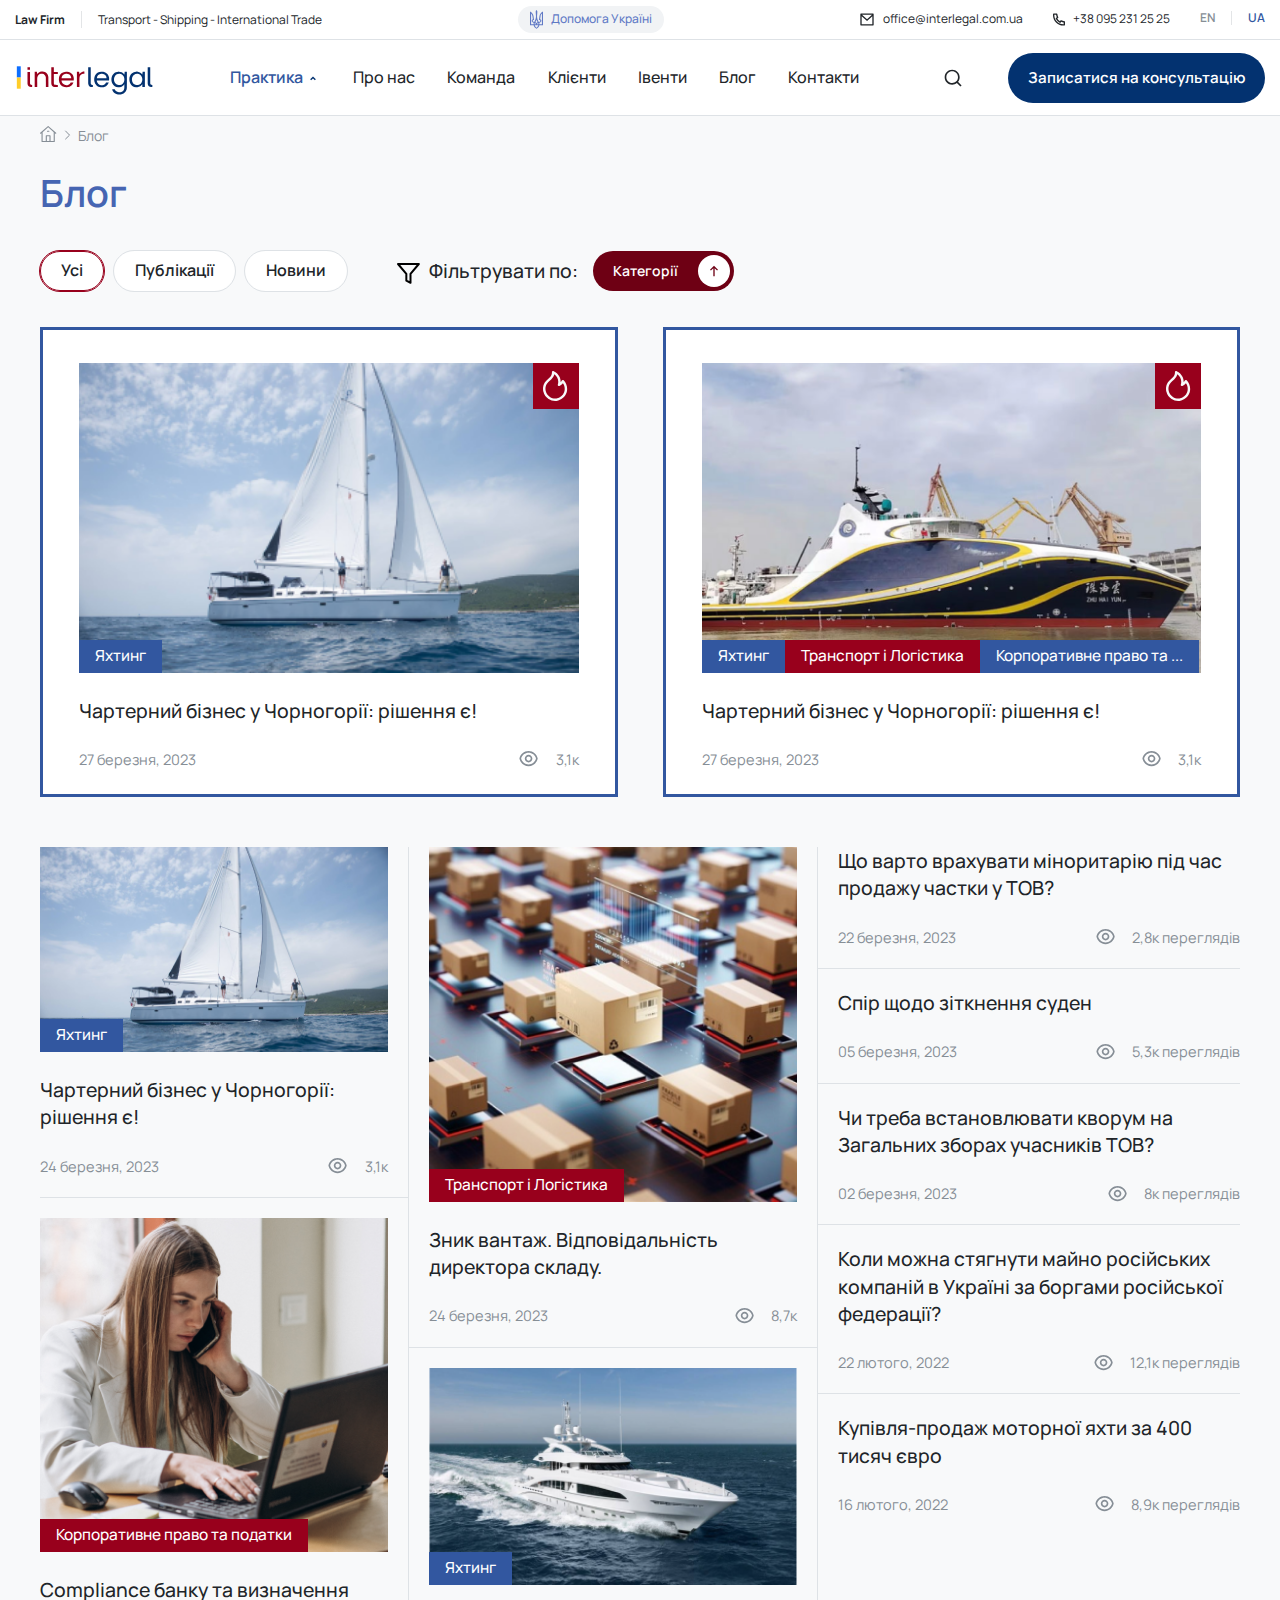
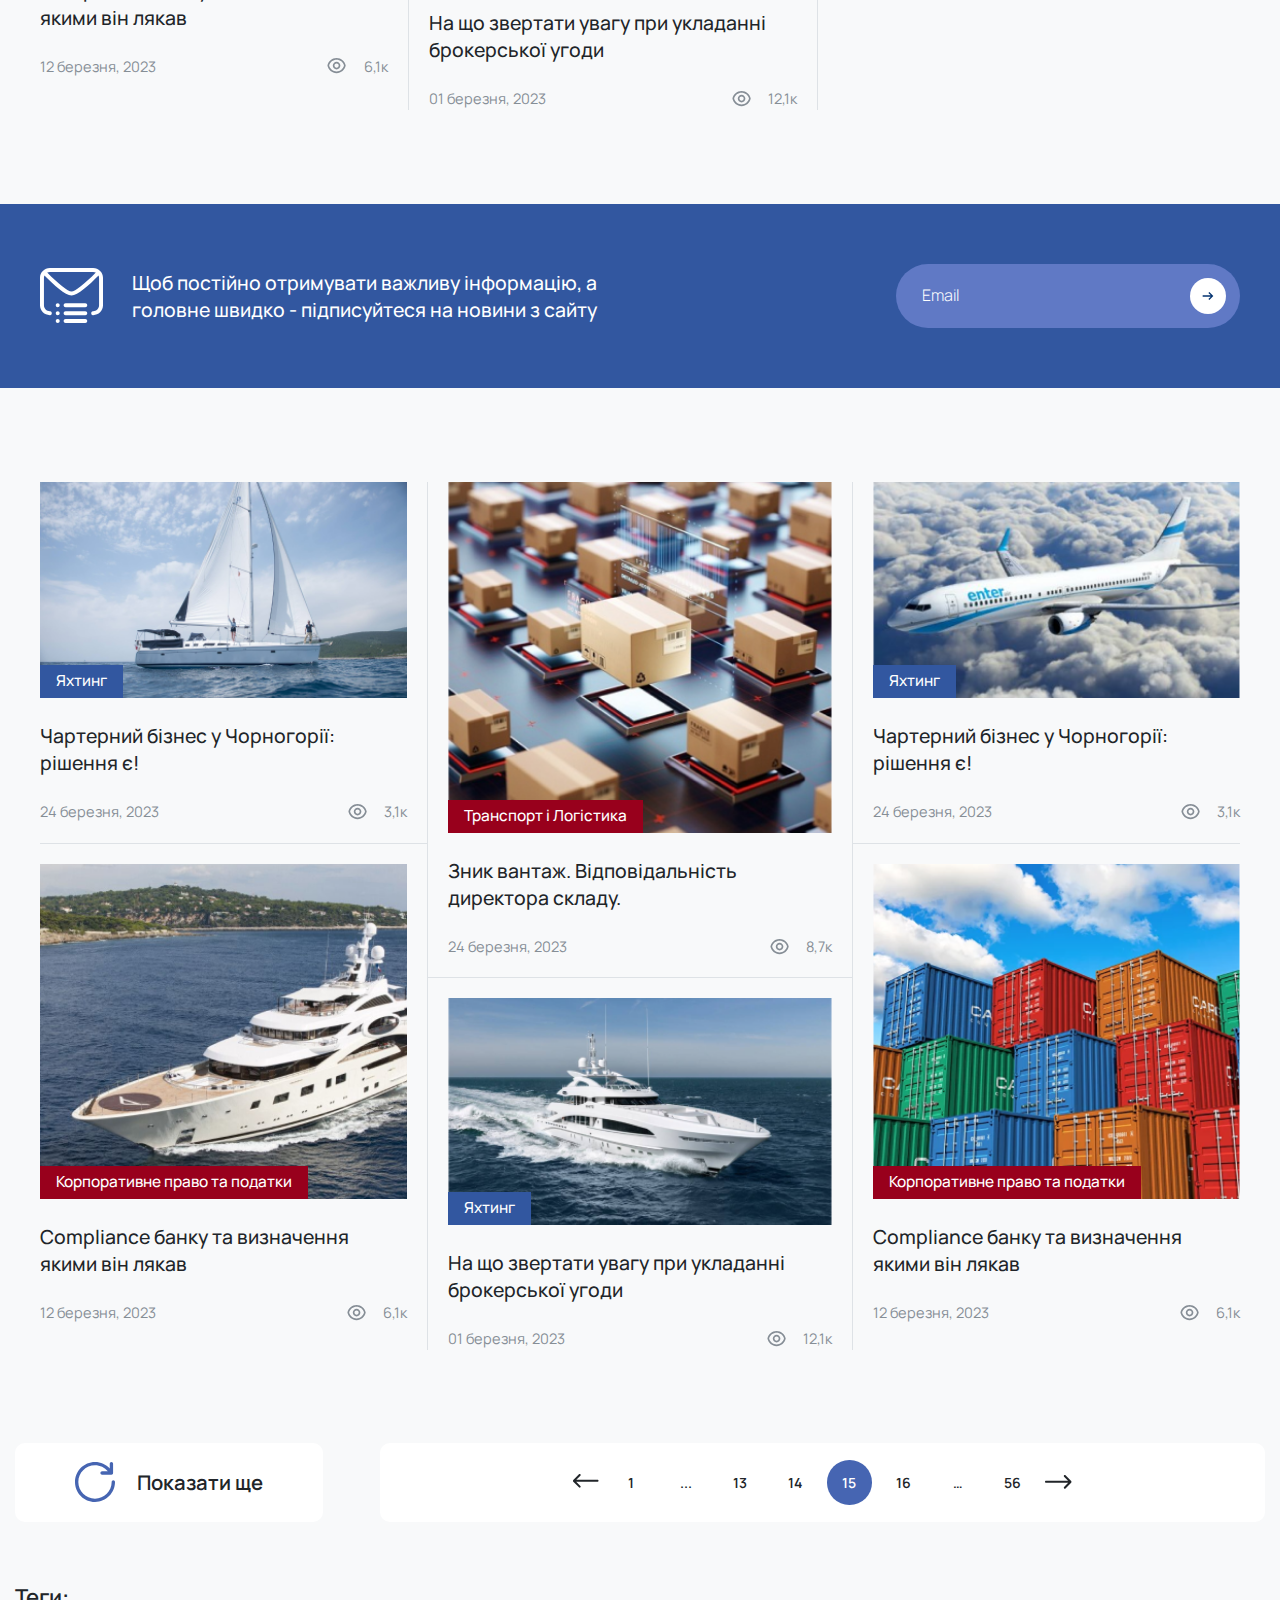
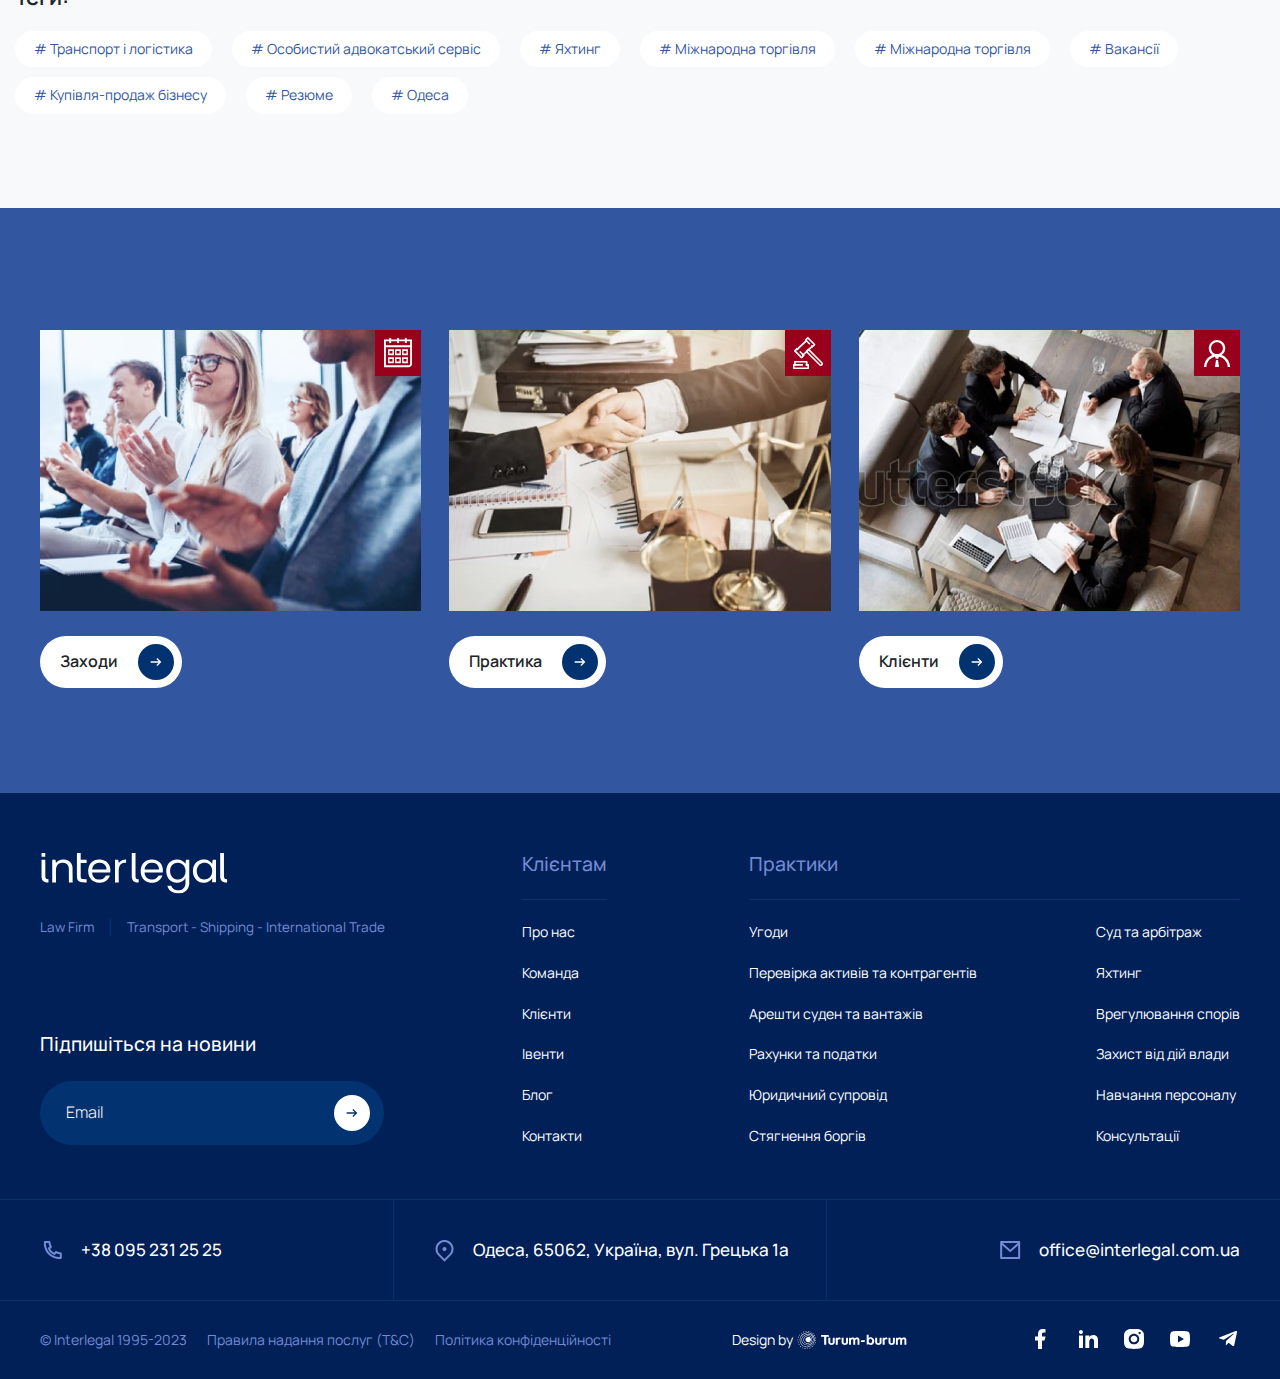
<file: publications.html>
<!DOCTYPE html>
<html lang="ru">

<head>
	<title>Публикации</title>
	<meta charset="UTF-8">
	<meta name="format-detection" content="telephone=no">
	<!-- <style>body{opacity: 0;}</style> -->
	<link rel="stylesheet" href="css/style.min.css?_v=20230910145508">
	<link rel="shortcut icon" href="favicon.ico">
	<!-- <meta name="robots" content="noindex, nofollow"> -->
	<meta name="viewport" content="width=device-width, initial-scale=1.0">
	<script src="https://ajax.googleapis.com/ajax/libs/jquery/2.2.0/jquery.min.js?_v=20230910145508"></script>
</head>

<body>
	<div class="wrapper">
		<header class="header">
			<div class="header__top">
				<div class="header__container">
					<div class="header__top-content">

						<a class="tel-mb" href="#">
							<svg width="12" height="13" viewBox="0 0 12 13" fill="none" xmlns="http://www.w3.org/2000/svg">
								<path d="M4.244 5.62133C4.86956 6.72032 5.77968 7.63044 6.87867 8.256L7.468 7.43067C7.56277 7.29796 7.7029 7.20459 7.86187 7.16822C8.02084 7.13186 8.18762 7.15502 8.33067 7.23333C9.27355 7.74862 10.3148 8.05852 11.386 8.14267C11.5532 8.15592 11.7092 8.23169 11.823 8.35488C11.9368 8.47807 12 8.63963 12 8.80733V11.782C12 11.9471 11.9388 12.1063 11.8282 12.2288C11.7177 12.3513 11.5655 12.4285 11.4013 12.4453C11.048 12.482 10.692 12.5 10.3333 12.5C4.62667 12.5 0 7.87333 0 2.16667C0 1.808 0.018 1.452 0.0546667 1.09867C0.0715031 0.934465 0.148656 0.782347 0.271193 0.671756C0.39373 0.561165 0.552937 0.499964 0.718 0.5H3.69267C3.86037 0.499979 4.02193 0.563168 4.14512 0.676967C4.26831 0.790767 4.34408 0.946816 4.35733 1.114C4.44148 2.18519 4.75138 3.22645 5.26667 4.16933C5.34498 4.31238 5.36814 4.47916 5.33178 4.63813C5.29541 4.7971 5.20204 4.93723 5.06933 5.032L4.244 5.62133ZM2.56267 5.18333L3.82933 4.27867C3.46986 3.50273 3.22357 2.67923 3.098 1.83333H1.34C1.336 1.944 1.334 2.05533 1.334 2.16667C1.33333 7.13733 5.36267 11.1667 10.3333 11.1667C10.4447 11.1667 10.556 11.1647 10.6667 11.16V9.402C9.82077 9.27643 8.99727 9.03014 8.22133 8.67067L7.31667 9.93733C6.95244 9.79581 6.59867 9.62873 6.258 9.43733L6.21933 9.41533C4.91172 8.67115 3.82885 7.58828 3.08467 6.28067L3.06267 6.242C2.87127 5.90133 2.70419 5.54756 2.56267 5.18333Z" fill="#212529" />
							</svg>

							+38 095 231 25 25
						</a>

						<div data-da=".menu-mb__header , 991,98" class="header__top-info">
							<h5><b>Law Firm</b></h5>
							<p>Transport - Shipping - International Trade</p>
						</div>

						<div data-da=".menu-mb__main, 650" class="header__top-help">
							<a href="#" class="btn-help">
								<svg width="13" height="19" viewBox="0 0 13 19" fill="none" xmlns="http://www.w3.org/2000/svg">
									<path fill-rule="evenodd" clip-rule="evenodd" d="M5.85352 18.3398C4.72363 17.5898 3.90918 16.4658 3.63428 15.1621H0V1.43652C1.94434 2.29395 3.34937 4.16797 3.50195 6.11328L4.05176 9.96875L3.78711 9.94141C3.20679 9.94141 2.69775 10.4238 2.69775 10.8965C2.69775 11.3428 3.08447 11.7178 3.59351 11.8154L4.25537 11.9492C5.34448 10.1377 5.96558 8.3623 5.96558 6.62207C5.96558 5.76758 5.89624 4.91309 5.82642 4.05273C5.76807 3.33203 5.70923 2.60645 5.69067 1.87402C5.69067 1.16016 6.00635 0.508789 6.50513 0C6.69629 0.191406 6.85864 0.402344 6.98682 0.628906C7.07397 0.782227 7.14526 0.943359 7.19922 1.11035C7.27783 1.35352 7.31958 1.60938 7.31958 1.87402C7.31958 2.29785 7.30029 2.71973 7.27197 3.13965C7.24658 3.51953 7.21362 3.89746 7.18091 4.27441C7.11255 5.05957 7.04468 5.84082 7.04468 6.62207C7.04468 8.3623 7.66553 10.1377 8.75488 11.9492L9.4165 11.8154C9.7019 11.7607 9.94873 11.6162 10.1108 11.4229C10.2378 11.2705 10.3125 11.0889 10.3125 10.8965C10.3125 10.415 9.80347 9.94141 9.22314 9.94141L8.94824 9.97754L9.49805 6.12207C9.77295 4.17676 11.0557 2.29395 13 1.44531V15.1719H9.37598C9.10107 16.4658 8.32739 17.6348 7.15674 18.3486C6.88184 18.5186 6.64771 18.7236 6.49487 19C6.35229 18.7236 6.11816 18.5186 5.85352 18.3398ZM4.79492 13.0479C4.68286 13.4219 4.60132 13.7969 4.60132 14.208H5.96558C5.96558 13.6279 5.45654 13.1191 4.79492 13.0479ZM5.33447 12.1992C5.80273 12.2979 6.18945 12.5742 6.50513 12.8867C6.82056 12.5742 7.20752 12.2979 7.67578 12.1992C7.20752 11.4502 6.78003 10.665 6.50513 9.84375C6.23022 10.665 5.80273 11.4502 5.33447 12.1992ZM8.22559 13.0479C7.56372 13.1191 7.05493 13.6279 7.05493 14.208H8.41895C8.41895 14.0029 8.39868 13.8066 8.3645 13.6152C8.33008 13.4229 8.28174 13.2354 8.22559 13.0479ZM4.875 15.5557C4.82788 15.4297 4.7876 15.3018 4.75415 15.1719H5.96558H7.05493H8.26636C8.14111 15.6562 7.91821 16.1104 7.61694 16.5303C7.45215 16.7607 7.26367 16.9805 7.05493 17.1885L6.49487 17.7529L5.96558 17.1885C5.64355 16.8721 5.37012 16.5234 5.15649 16.1514C5.04614 15.959 4.95166 15.7598 4.875 15.5557ZM1.72046 10.4238C1.87305 9.91504 2.30078 9.46875 2.85034 9.19238L2.42285 6.01465C2.27026 5.02441 1.802 4.14062 1.09937 3.41797V10.415V11.3701V14.208H3.55298C3.55298 13.7256 3.63428 13.2881 3.74634 12.8418L3.2373 12.7354C2.49414 12.5303 1.91382 12.0215 1.72046 11.3701C1.62793 11.0615 1.62793 10.7314 1.72046 10.4238ZM11.9209 11.3701V14.208H9.46753C9.46753 13.7256 9.38599 13.2881 9.27417 12.8418L9.78296 12.7354C10.5161 12.5303 11.1064 12.0215 11.2998 11.3701C11.3162 11.2959 11.3286 11.2207 11.3372 11.1455C11.3486 11.0439 11.353 10.9414 11.3503 10.8398C11.3467 10.7002 11.3298 10.5605 11.2998 10.4238C11.238 10.2139 11.1309 10.0166 10.9888 9.83887C10.7805 9.57812 10.4968 9.35645 10.1699 9.19238L10.5974 6.01465C10.6655 5.41309 10.8799 4.84766 11.1951 4.33594C11.3989 4.00586 11.645 3.69824 11.9209 3.41797V10.4238V11.3701Z" fill="#6079C5" />
								</svg>

								Допомога Україні
							</a>
						</div>

						<div class="header__top-connection-language">
							<div data-da=".menu-mb__footer , 650,98" class="header__top-connection">
								<ul>
									<li>
										<a href="#">
											<svg width="16" height="17" viewBox="0 0 16 17" fill="none" xmlns="http://www.w3.org/2000/svg">
												<g clip-path="url(#clip0_1307_9257)">
													<path d="M2.00065 2.5H14.0007C14.1775 2.5 14.347 2.57024 14.4721 2.69526C14.5971 2.82029 14.6673 2.98986 14.6673 3.16667V13.8333C14.6673 14.0101 14.5971 14.1797 14.4721 14.3047C14.347 14.4298 14.1775 14.5 14.0007 14.5H2.00065C1.82384 14.5 1.65427 14.4298 1.52925 14.3047C1.40422 14.1797 1.33398 14.0101 1.33398 13.8333V3.16667C1.33398 2.98986 1.40422 2.82029 1.52925 2.69526C1.65427 2.57024 1.82384 2.5 2.00065 2.5ZM13.334 5.32533L8.04865 10.0587L2.66732 5.31067V13.1667H13.334V5.32533ZM3.00798 3.83333L8.04132 8.27467L13.002 3.83333H3.00798Z" fill="#212529" />
												</g>
												<defs>
													<clipPath id="clip0_1307_9257">
														<rect width="16" height="16" fill="white" transform="translate(0 0.5)" />
													</clipPath>
												</defs>
											</svg>

											office@interlegal.com.ua
										</a>

									</li>
									<li>
										<a href="#">
											<svg width="12" height="13" viewBox="0 0 12 13" fill="none" xmlns="http://www.w3.org/2000/svg">
												<path d="M4.244 5.62133C4.86956 6.72032 5.77968 7.63044 6.87867 8.256L7.468 7.43067C7.56277 7.29796 7.7029 7.20459 7.86187 7.16822C8.02084 7.13186 8.18762 7.15502 8.33067 7.23333C9.27355 7.74862 10.3148 8.05852 11.386 8.14267C11.5532 8.15592 11.7092 8.23169 11.823 8.35488C11.9368 8.47807 12 8.63963 12 8.80733V11.782C12 11.9471 11.9388 12.1063 11.8282 12.2288C11.7177 12.3513 11.5655 12.4285 11.4013 12.4453C11.048 12.482 10.692 12.5 10.3333 12.5C4.62667 12.5 0 7.87333 0 2.16667C0 1.808 0.018 1.452 0.0546667 1.09867C0.0715031 0.934465 0.148656 0.782347 0.271193 0.671756C0.39373 0.561165 0.552937 0.499964 0.718 0.5H3.69267C3.86037 0.499979 4.02193 0.563168 4.14512 0.676967C4.26831 0.790767 4.34408 0.946816 4.35733 1.114C4.44148 2.18519 4.75138 3.22645 5.26667 4.16933C5.34498 4.31238 5.36814 4.47916 5.33178 4.63813C5.29541 4.7971 5.20204 4.93723 5.06933 5.032L4.244 5.62133ZM2.56267 5.18333L3.82933 4.27867C3.46986 3.50273 3.22357 2.67923 3.098 1.83333H1.34C1.336 1.944 1.334 2.05533 1.334 2.16667C1.33333 7.13733 5.36267 11.1667 10.3333 11.1667C10.4447 11.1667 10.556 11.1647 10.6667 11.16V9.402C9.82077 9.27643 8.99727 9.03014 8.22133 8.67067L7.31667 9.93733C6.95244 9.79581 6.59867 9.62873 6.258 9.43733L6.21933 9.41533C4.91172 8.67115 3.82885 7.58828 3.08467 6.28067L3.06267 6.242C2.87127 5.90133 2.70419 5.54756 2.56267 5.18333Z" fill="#212529" />
											</svg>

											+38 095 231 25 25
										</a>

									</li>
								</ul>



							</div>
							<div data-da=".menu-mb__footer , 650,98" class="header__top-language">
								<nav class="cpel-switcher__nav">
									<ul class="cpel-switcher__list">
										<li class="cpel-switcher__lang ">
											<a href="#"><span>EN</span></a>
										</li>
										<li class="cpel-switcher__lang active">
											<a href="#"><span>UA</span></a>
										</li>
									</ul>
								</nav>
							</div>

						</div>




						<a class="btn-consultation btn-consultation-mb" href="#">Записатися на консультацію</a>


					</div>
				</div>
			</div>

			<div class="header__container">

				<div class="header__menu">
					<nav id="main-navigation" class="main-navigation">

						<div class="burger">
							<span></span>
						</div>

						<div class="menu-mb">
							<div class="menu-mb__wrap">
								<div class="menu-mb__header">
									<div class="menu-mb__header-logo">
										<div class="logo ">
											<a href="#">
												<svg width="140" height="38" viewBox="0 0 140 38" fill="none" xmlns="http://www.w3.org/2000/svg">
													<path d="M10.9336 9.8188V11.0918H12.216H13.4985V9.8188V8.5458H12.216H10.9336V9.8188Z" fill="#98001C" />
													<path d="M35.3848 16.6819C35.3848 22.0596 35.3905 24.8984 35.399 25.0526C35.4745 26.2619 35.798 27.1417 36.3822 27.7273C36.9194 28.2662 37.7502 28.6283 38.7262 28.7513C39.1466 28.8037 39.1979 28.8051 40.6471 28.8107L42.0962 28.8164V27.7202V26.624L40.8822 26.6184C39.5798 26.6141 39.5769 26.6127 39.2492 26.5363C38.4954 26.3623 38.1662 25.9663 38.018 25.0596C38.0066 24.9875 38.0009 23.6565 37.9967 20.1614L37.9924 15.3622L40.0443 15.3721L42.0962 15.382V14.3127V13.242H40.0443H37.9924V10.894V8.54601H36.6886H35.3848V16.6819Z" fill="#98001C" />
													<path d="M73.2754 16.5131C73.2768 21.0379 73.2825 24.6164 73.2896 24.8343C73.3025 25.2331 73.3267 25.492 73.3766 25.789C73.5362 26.7466 73.9109 27.4736 74.478 27.9277C74.8813 28.2502 75.3358 28.4722 75.9172 28.6306C76.4544 28.7763 76.9161 28.8301 77.6471 28.8301H78.0632V27.741V26.6518H77.9734C77.563 26.6518 77.0714 26.5656 76.7864 26.4439C76.2863 26.2303 76.0155 25.7989 75.9158 25.0662C75.8916 24.8866 75.8901 24.4623 75.8859 16.7253L75.883 8.57524H74.5792H73.2754V16.5131Z" fill="#033270" />
													<path d="M134.395 16.8517C134.398 24.5689 134.401 25.146 134.423 25.3497C134.529 26.2917 134.761 26.9636 135.169 27.4996C135.277 27.6425 135.509 27.8745 135.653 27.9834C136.222 28.4148 136.981 28.6906 137.896 28.7953C138.02 28.8094 138.281 28.8193 138.634 28.825L139.178 28.832V27.7443V26.6552L138.962 26.6453C137.709 26.5887 137.206 26.1941 137.031 25.129C137.007 24.9819 137.005 24.5689 137.003 16.7739L136.998 8.57437H135.694H134.391L134.395 16.8517Z" fill="#033270" />
													<path d="M25.4813 12.9619C24.357 13.0397 23.2142 13.4216 22.3393 14.0086C21.8121 14.3622 21.3875 14.7837 21.0198 15.3198C20.9415 15.4315 20.9386 15.4358 20.9301 15.3976C20.9258 15.3764 20.8517 14.8969 20.7648 14.3325C20.6793 13.7681 20.6052 13.2858 20.6009 13.2604L20.5923 13.2151H19.4609H18.3281V21.0157V28.8164H19.6319H20.9358L20.94 24.2223C20.9443 19.4089 20.9429 19.5716 21.0084 19.0921C21.1125 18.317 21.349 17.6154 21.6853 17.0765C21.8905 16.747 22.2382 16.3552 22.5317 16.1232C23.1743 15.6154 23.9295 15.324 24.8615 15.2208C25.1208 15.1925 25.8475 15.1967 26.1083 15.2293C27.1428 15.3537 27.9265 15.7116 28.5734 16.3552C29.2089 16.9846 29.588 17.7936 29.749 18.8545C29.8231 19.3481 29.8188 19.0582 29.8231 24.1247L29.8274 28.8164H31.1169H32.4065L32.4022 23.8475C32.3979 18.4259 32.4036 18.8347 32.3196 18.2293C32.1172 16.7569 31.5444 15.5419 30.6453 14.672C29.5637 13.6267 28.2172 13.068 26.5144 12.9605C26.255 12.9449 25.7235 12.9449 25.4813 12.9619Z" fill="#98001C" />
													<path d="M68.8569 12.9619C68.267 13.0058 67.6585 13.1302 67.1113 13.3198C65.9244 13.7314 65.0452 14.3721 64.4182 15.2788C64.3555 15.3679 64.3042 15.4344 64.3028 15.4273C64.2999 15.4202 64.2244 14.928 64.1332 14.3325C64.042 13.737 63.9651 13.242 63.9622 13.2321C63.9565 13.2179 63.7228 13.2151 62.8266 13.2179L61.6966 13.2222L61.6923 21.0186L61.6895 28.8164H62.9933H64.2971V24.5759C64.2971 20.3736 64.3042 19.747 64.347 19.3326C64.4538 18.2944 64.7559 17.4485 65.2489 16.7936C65.4 16.5928 65.7078 16.2788 65.9073 16.1189C66.2906 15.8134 66.6796 15.6041 67.1683 15.4428C67.7255 15.259 68.2741 15.1854 68.9965 15.1981L69.3699 15.2052V14.0751V12.9463L69.196 12.9478C69.0991 12.9492 68.9467 12.9562 68.8569 12.9619Z" fill="#98001C" />
													<path d="M104.317 12.9676C103.385 13.0044 102.545 13.1769 101.732 13.4994C100.002 14.1826 98.6837 15.4429 97.8986 17.1628C97.4697 18.1006 97.2389 19.0256 97.1391 20.194C97.112 20.5122 97.1163 21.4967 97.1462 21.8361C97.2602 23.119 97.5566 24.1587 98.101 25.1742C98.7308 26.3525 99.5017 27.2082 100.545 27.8871C101.579 28.5618 102.681 28.9267 103.987 29.0272C104.225 29.0456 104.931 29.0456 105.186 29.0272C106.571 28.9253 107.621 28.542 108.72 27.733C109.394 27.2365 109.954 26.6325 110.338 25.9861L110.401 25.88L110.405 27.5986C110.41 29.3341 110.404 29.6467 110.357 30.0244C110.257 30.8362 110.023 31.5378 109.664 32.1121C109.352 32.61 108.831 33.1361 108.326 33.4629C107.728 33.8504 107.065 34.081 106.254 34.1856C105.969 34.2224 105.07 34.2224 104.758 34.1856C103.554 34.0428 102.588 33.6538 101.787 32.9862C101.202 32.4982 100.778 31.8815 100.553 31.1884L100.513 31.064H99.2181H97.9243L97.9342 31.1177C98.0582 31.8278 98.2221 32.3426 98.4985 32.8928C98.9602 33.8108 99.6413 34.5492 100.597 35.1701C101.539 35.7797 102.599 36.1602 103.866 36.3398C104.82 36.4756 105.85 36.4869 106.753 36.3752C108.869 36.1107 110.642 35.0923 111.75 33.5025C112.55 32.3568 112.986 30.972 113.027 29.4444C113.033 29.2577 113.036 25.5193 113.033 21.1374L113.03 13.1713H111.904C111.284 13.1713 110.779 13.1727 110.779 13.1755C110.779 13.1812 110.438 16.0129 110.434 16.0482C110.431 16.0666 110.395 16.0185 110.331 15.9139C109.767 14.9832 108.863 14.1925 107.742 13.6451C106.843 13.2066 105.885 12.9916 104.723 12.969C104.562 12.9662 104.379 12.9647 104.317 12.9676ZM105.599 15.2378C106.529 15.3127 107.468 15.6649 108.222 16.2194C109.375 17.068 110.14 18.4075 110.358 19.9606C110.421 20.4104 110.444 21.1614 110.407 21.6169C110.338 22.4783 110.154 23.1756 109.817 23.8574C109.499 24.4953 109.203 24.9083 108.74 25.3567C107.939 26.1304 106.938 26.6014 105.763 26.7598C105.522 26.7923 104.706 26.7966 104.466 26.7669C103.776 26.682 103.228 26.5165 102.648 26.2209C101.673 25.7216 100.934 24.9621 100.415 23.9281C99.922 22.9436 99.6997 21.7343 99.7781 20.4698C99.8536 19.2633 100.18 18.2859 100.815 17.3651C101.286 16.6833 101.923 16.1303 102.649 15.7752C103.57 15.324 104.526 15.1501 105.599 15.2378Z" fill="#033270" />
													<path d="M122.641 12.9732C121.546 13.0269 120.532 13.2914 119.573 13.7723C119.075 14.0227 118.652 14.2985 118.225 14.6549C118.038 14.8091 117.573 15.2745 117.417 15.4626C116.325 16.7738 115.71 18.3877 115.581 20.2774C115.561 20.5631 115.561 21.3863 115.581 21.6649C115.654 22.713 115.862 23.6395 116.215 24.4797C116.327 24.7456 116.557 25.2081 116.714 25.4769C117.207 26.3255 117.838 27.0441 118.591 27.6098C119.707 28.4486 121.009 28.9295 122.441 29.0285C122.753 29.0497 123.577 29.037 123.86 29.0073C124.962 28.8899 125.849 28.5971 126.72 28.0653C127.618 27.5165 128.299 26.846 128.805 26.0115L128.876 25.8941V27.3397V28.7867H130.187H131.498V20.9931V13.1995H130.358C129.402 13.1995 129.218 13.2023 129.218 13.2193C129.218 13.2433 128.893 15.9463 128.882 16.0185L128.873 16.0722L128.799 15.9463C128.44 15.3452 127.92 14.778 127.293 14.3098C126.318 13.5814 125.325 13.1839 124.102 13.0312C123.656 12.976 123.074 12.952 122.641 12.9732ZM124.105 15.2448C124.886 15.3212 125.603 15.5574 126.278 15.9605C127.341 16.5942 128.145 17.6253 128.553 18.8785C128.858 19.8134 128.95 20.8827 128.818 21.9407C128.728 22.6635 128.531 23.3184 128.222 23.9351C127.936 24.5023 127.658 24.8913 127.246 25.3015C126.522 26.0186 125.594 26.5052 124.578 26.6989C124.188 26.7739 124.058 26.7838 123.533 26.7838C123.144 26.7838 123.002 26.7796 122.857 26.7598C121.216 26.5391 119.917 25.7046 119.085 24.3382C118.609 23.556 118.33 22.6593 118.239 21.6239C118.213 21.3283 118.209 20.655 118.232 20.3608C118.276 19.7851 118.391 19.208 118.554 18.7427C118.753 18.1698 119.1 17.5461 119.476 17.0779C119.654 16.8572 120.024 16.4867 120.234 16.3197C121.283 15.4895 122.673 15.1033 124.105 15.2448Z" fill="#033270" />
													<path d="M50.4684 12.9957C48.7399 13.1032 47.3934 13.5501 46.1978 14.4143C45.8074 14.6958 45.3172 15.1456 45.0337 15.4837C43.9464 16.7793 43.3366 18.396 43.2083 20.314C43.1884 20.6096 43.1884 21.4144 43.2083 21.6931C43.3223 23.3168 43.7441 24.6252 44.5421 25.8346C44.8213 26.2575 45.0522 26.5418 45.4027 26.8968C45.9698 27.4697 46.5555 27.8883 47.3193 28.2632C48.4777 28.8318 49.7516 29.0963 51.1666 29.0637C53.3681 29.0128 55.0695 28.3466 56.4175 27.0043C57.157 26.2688 57.6971 25.4017 58.0391 24.4003C58.0775 24.2886 58.1132 24.1797 58.1189 24.157L58.1274 24.1188L56.7153 24.1217L55.3032 24.1259L55.2547 24.2461C55.1863 24.4173 55.0282 24.7242 54.9213 24.8911C54.3841 25.7455 53.5206 26.3961 52.5616 26.6705C52.0016 26.8303 51.5214 26.8855 50.8189 26.8728C50.3572 26.8643 50.1321 26.8416 49.7588 26.7638C48.6245 26.5305 47.59 25.8926 46.8932 24.9972C46.4016 24.3678 46.0682 23.5587 45.9299 22.662C45.9057 22.5035 45.8587 22.0764 45.8587 22.0085C45.8587 21.9844 46.0511 21.983 52.1341 21.983H58.4081L58.4252 21.8515C58.5264 21.0665 58.5406 20.222 58.4623 19.4795C58.2955 17.9024 57.6615 16.4412 56.6583 15.3252C56.2992 14.9264 55.8817 14.5699 55.4001 14.2531C55.1023 14.0579 54.9455 13.9674 54.6221 13.8061C53.76 13.3776 52.8523 13.1244 51.8007 13.0225C51.577 12.9999 50.6835 12.9829 50.4684 12.9957ZM51.3034 15.1654C52.0985 15.2262 52.7753 15.4101 53.4451 15.7496C53.8597 15.9589 54.1704 16.1852 54.5166 16.5289C54.8843 16.8953 55.1222 17.2206 55.3345 17.6463C55.5169 18.0155 55.6224 18.3168 55.7036 18.7043C55.772 19.0339 55.819 19.4597 55.819 19.751V19.8614H50.8588H45.9L45.9072 19.8005C45.9114 19.768 45.9257 19.6633 45.9371 19.5686C46.0724 18.478 46.4757 17.5233 47.1098 16.792C47.9491 15.8231 49.1361 15.2503 50.4826 15.1612C50.655 15.1499 51.1267 15.1527 51.3034 15.1654Z" fill="#98001C" />
													<path d="M86.6336 13.0026C85.3811 13.0775 84.1855 13.4043 83.228 13.9347C82.2163 14.4948 81.4425 15.2006 80.817 16.1342C79.8908 17.5189 79.4234 19.2657 79.4633 21.2049C79.479 21.9348 79.5402 22.4893 79.6799 23.1357C80.0147 24.6816 80.8213 26.1315 81.8942 27.1145C82.9857 28.1131 84.4135 28.7708 85.9567 28.983C86.9442 29.1188 88.107 29.0876 89.0702 28.8981C90.0235 28.71 90.8443 28.3832 91.5995 27.8896C92.7936 27.1102 93.6699 26.0466 94.1843 24.7524C94.2613 24.5586 94.3924 24.1724 94.3924 24.1413C94.3924 24.1201 94.2556 24.1187 92.9874 24.1215L91.581 24.1258L91.4798 24.3521C91.1435 25.0989 90.6562 25.6703 89.9622 26.1329C89.3524 26.5388 88.7111 26.7595 87.8733 26.8514C87.604 26.8811 86.7433 26.8769 86.4911 26.8443C85.8442 26.7609 85.3112 26.601 84.7712 26.3295C83.8621 25.8712 83.124 25.1413 82.6808 24.2601C82.3787 23.6576 82.2049 23.0296 82.1308 22.2601C82.1194 22.1356 82.1094 22.0239 82.1094 22.0083C82.1094 21.9843 82.3018 21.9829 88.3848 21.9829H94.6588L94.6902 21.7594C94.7614 21.2375 94.7685 21.1031 94.7685 20.427C94.7685 19.7368 94.76 19.5925 94.683 19.0974C94.4422 17.5387 93.7383 16.1172 92.6981 15.0832C91.8745 14.2657 90.8058 13.6518 89.6046 13.3053C89.0317 13.1412 88.4333 13.0408 87.7806 13.0012C87.5099 12.9856 86.9243 12.9856 86.6336 13.0026ZM87.5669 15.1653C88.268 15.2176 88.8935 15.3718 89.4991 15.6419C90.6519 16.1554 91.5339 17.1554 91.883 18.3393C92.0084 18.7636 92.084 19.2686 92.084 19.6802V19.8612H87.1323H82.1806V19.8202C82.1806 19.7962 82.1906 19.7028 82.202 19.6109C82.3702 18.328 82.8318 17.3237 83.6099 16.5472C84.4221 15.7367 85.4879 15.2586 86.6891 15.1667C86.9043 15.1497 87.3489 15.1497 87.5669 15.1653Z" fill="#033270" />
													<path d="M10.9379 19.1855C10.9421 24.6877 10.9436 25.1474 10.9664 25.3497C11.0704 26.2903 11.3041 26.9636 11.7116 27.4996C11.8199 27.6425 12.0522 27.8745 12.1961 27.9834C12.7646 28.4148 13.5241 28.6906 14.4389 28.7953C14.5629 28.8094 14.8237 28.8193 15.1771 28.825L15.7214 28.832V27.7443V26.6552L15.5048 26.6453C14.2523 26.5887 13.7493 26.1927 13.574 25.129C13.5512 24.9833 13.5484 24.6566 13.5455 19.1077L13.5412 13.242H12.2374H10.9336L10.9379 19.1855Z" fill="#98001C" />
													<rect y="7.5" width="4" height="11.5" fill="#0D6EFF" />
													<rect y="19" width="4" height="11.5" fill="#FFCD29" />
												</svg>
											</a>

										</div>

										<button name="close-menu" class="btn-close-menu">
											<svg width="14" height="14" viewBox="0 0 14 14" fill="none" xmlns="http://www.w3.org/2000/svg">
												<path d="M7.0007 5.80134L11.9504 0.851562L13.3646 2.26577L8.4149 7.21554L13.3646 12.1652L11.9504 13.5794L7.0007 8.62974L2.05093 13.5794L0.636719 12.1652L5.5865 7.21554L0.636719 2.26577L2.05093 0.851562L7.0007 5.80134Z" fill="#033270" />
											</svg>
										</button>
									</div>

								</div>
								<div class="menu-mb__main"></div>
								<div class="menu-mb__footer"></div>
							</div>

						</div>

						<div class="menu-main-menu-container">

							<div data-da=".block-menu, 767.98" class="block-logo-mb">

								<div class="logo">
									<a href="#">
										<svg width="140" height="38" viewBox="0 0 140 38" fill="none" xmlns="http://www.w3.org/2000/svg">
											<path d="M10.9336 9.8188V11.0918H12.216H13.4985V9.8188V8.5458H12.216H10.9336V9.8188Z" fill="#98001C" />
											<path d="M35.3848 16.6819C35.3848 22.0596 35.3905 24.8984 35.399 25.0526C35.4745 26.2619 35.798 27.1417 36.3822 27.7273C36.9194 28.2662 37.7502 28.6283 38.7262 28.7513C39.1466 28.8037 39.1979 28.8051 40.6471 28.8107L42.0962 28.8164V27.7202V26.624L40.8822 26.6184C39.5798 26.6141 39.5769 26.6127 39.2492 26.5363C38.4954 26.3623 38.1662 25.9663 38.018 25.0596C38.0066 24.9875 38.0009 23.6565 37.9967 20.1614L37.9924 15.3622L40.0443 15.3721L42.0962 15.382V14.3127V13.242H40.0443H37.9924V10.894V8.54601H36.6886H35.3848V16.6819Z" fill="#98001C" />
											<path d="M73.2754 16.5131C73.2768 21.0379 73.2825 24.6164 73.2896 24.8343C73.3025 25.2331 73.3267 25.492 73.3766 25.789C73.5362 26.7466 73.9109 27.4736 74.478 27.9277C74.8813 28.2502 75.3358 28.4722 75.9172 28.6306C76.4544 28.7763 76.9161 28.8301 77.6471 28.8301H78.0632V27.741V26.6518H77.9734C77.563 26.6518 77.0714 26.5656 76.7864 26.4439C76.2863 26.2303 76.0155 25.7989 75.9158 25.0662C75.8916 24.8866 75.8901 24.4623 75.8859 16.7253L75.883 8.57524H74.5792H73.2754V16.5131Z" fill="#033270" />
											<path d="M134.395 16.8517C134.398 24.5689 134.401 25.146 134.423 25.3497C134.529 26.2917 134.761 26.9636 135.169 27.4996C135.277 27.6425 135.509 27.8745 135.653 27.9834C136.222 28.4148 136.981 28.6906 137.896 28.7953C138.02 28.8094 138.281 28.8193 138.634 28.825L139.178 28.832V27.7443V26.6552L138.962 26.6453C137.709 26.5887 137.206 26.1941 137.031 25.129C137.007 24.9819 137.005 24.5689 137.003 16.7739L136.998 8.57437H135.694H134.391L134.395 16.8517Z" fill="#033270" />
											<path d="M25.4813 12.9619C24.357 13.0397 23.2142 13.4216 22.3393 14.0086C21.8121 14.3622 21.3875 14.7837 21.0198 15.3198C20.9415 15.4315 20.9386 15.4358 20.9301 15.3976C20.9258 15.3764 20.8517 14.8969 20.7648 14.3325C20.6793 13.7681 20.6052 13.2858 20.6009 13.2604L20.5923 13.2151H19.4609H18.3281V21.0157V28.8164H19.6319H20.9358L20.94 24.2223C20.9443 19.4089 20.9429 19.5716 21.0084 19.0921C21.1125 18.317 21.349 17.6154 21.6853 17.0765C21.8905 16.747 22.2382 16.3552 22.5317 16.1232C23.1743 15.6154 23.9295 15.324 24.8615 15.2208C25.1208 15.1925 25.8475 15.1967 26.1083 15.2293C27.1428 15.3537 27.9265 15.7116 28.5734 16.3552C29.2089 16.9846 29.588 17.7936 29.749 18.8545C29.8231 19.3481 29.8188 19.0582 29.8231 24.1247L29.8274 28.8164H31.1169H32.4065L32.4022 23.8475C32.3979 18.4259 32.4036 18.8347 32.3196 18.2293C32.1172 16.7569 31.5444 15.5419 30.6453 14.672C29.5637 13.6267 28.2172 13.068 26.5144 12.9605C26.255 12.9449 25.7235 12.9449 25.4813 12.9619Z" fill="#98001C" />
											<path d="M68.8569 12.9619C68.267 13.0058 67.6585 13.1302 67.1113 13.3198C65.9244 13.7314 65.0452 14.3721 64.4182 15.2788C64.3555 15.3679 64.3042 15.4344 64.3028 15.4273C64.2999 15.4202 64.2244 14.928 64.1332 14.3325C64.042 13.737 63.9651 13.242 63.9622 13.2321C63.9565 13.2179 63.7228 13.2151 62.8266 13.2179L61.6966 13.2222L61.6923 21.0186L61.6895 28.8164H62.9933H64.2971V24.5759C64.2971 20.3736 64.3042 19.747 64.347 19.3326C64.4538 18.2944 64.7559 17.4485 65.2489 16.7936C65.4 16.5928 65.7078 16.2788 65.9073 16.1189C66.2906 15.8134 66.6796 15.6041 67.1683 15.4428C67.7255 15.259 68.2741 15.1854 68.9965 15.1981L69.3699 15.2052V14.0751V12.9463L69.196 12.9478C69.0991 12.9492 68.9467 12.9562 68.8569 12.9619Z" fill="#98001C" />
											<path d="M104.317 12.9676C103.385 13.0044 102.545 13.1769 101.732 13.4994C100.002 14.1826 98.6837 15.4429 97.8986 17.1628C97.4697 18.1006 97.2389 19.0256 97.1391 20.194C97.112 20.5122 97.1163 21.4967 97.1462 21.8361C97.2602 23.119 97.5566 24.1587 98.101 25.1742C98.7308 26.3525 99.5017 27.2082 100.545 27.8871C101.579 28.5618 102.681 28.9267 103.987 29.0272C104.225 29.0456 104.931 29.0456 105.186 29.0272C106.571 28.9253 107.621 28.542 108.72 27.733C109.394 27.2365 109.954 26.6325 110.338 25.9861L110.401 25.88L110.405 27.5986C110.41 29.3341 110.404 29.6467 110.357 30.0244C110.257 30.8362 110.023 31.5378 109.664 32.1121C109.352 32.61 108.831 33.1361 108.326 33.4629C107.728 33.8504 107.065 34.081 106.254 34.1856C105.969 34.2224 105.07 34.2224 104.758 34.1856C103.554 34.0428 102.588 33.6538 101.787 32.9862C101.202 32.4982 100.778 31.8815 100.553 31.1884L100.513 31.064H99.2181H97.9243L97.9342 31.1177C98.0582 31.8278 98.2221 32.3426 98.4985 32.8928C98.9602 33.8108 99.6413 34.5492 100.597 35.1701C101.539 35.7797 102.599 36.1602 103.866 36.3398C104.82 36.4756 105.85 36.4869 106.753 36.3752C108.869 36.1107 110.642 35.0923 111.75 33.5025C112.55 32.3568 112.986 30.972 113.027 29.4444C113.033 29.2577 113.036 25.5193 113.033 21.1374L113.03 13.1713H111.904C111.284 13.1713 110.779 13.1727 110.779 13.1755C110.779 13.1812 110.438 16.0129 110.434 16.0482C110.431 16.0666 110.395 16.0185 110.331 15.9139C109.767 14.9832 108.863 14.1925 107.742 13.6451C106.843 13.2066 105.885 12.9916 104.723 12.969C104.562 12.9662 104.379 12.9647 104.317 12.9676ZM105.599 15.2378C106.529 15.3127 107.468 15.6649 108.222 16.2194C109.375 17.068 110.14 18.4075 110.358 19.9606C110.421 20.4104 110.444 21.1614 110.407 21.6169C110.338 22.4783 110.154 23.1756 109.817 23.8574C109.499 24.4953 109.203 24.9083 108.74 25.3567C107.939 26.1304 106.938 26.6014 105.763 26.7598C105.522 26.7923 104.706 26.7966 104.466 26.7669C103.776 26.682 103.228 26.5165 102.648 26.2209C101.673 25.7216 100.934 24.9621 100.415 23.9281C99.922 22.9436 99.6997 21.7343 99.7781 20.4698C99.8536 19.2633 100.18 18.2859 100.815 17.3651C101.286 16.6833 101.923 16.1303 102.649 15.7752C103.57 15.324 104.526 15.1501 105.599 15.2378Z" fill="#033270" />
											<path d="M122.641 12.9732C121.546 13.0269 120.532 13.2914 119.573 13.7723C119.075 14.0227 118.652 14.2985 118.225 14.6549C118.038 14.8091 117.573 15.2745 117.417 15.4626C116.325 16.7738 115.71 18.3877 115.581 20.2774C115.561 20.5631 115.561 21.3863 115.581 21.6649C115.654 22.713 115.862 23.6395 116.215 24.4797C116.327 24.7456 116.557 25.2081 116.714 25.4769C117.207 26.3255 117.838 27.0441 118.591 27.6098C119.707 28.4486 121.009 28.9295 122.441 29.0285C122.753 29.0497 123.577 29.037 123.86 29.0073C124.962 28.8899 125.849 28.5971 126.72 28.0653C127.618 27.5165 128.299 26.846 128.805 26.0115L128.876 25.8941V27.3397V28.7867H130.187H131.498V20.9931V13.1995H130.358C129.402 13.1995 129.218 13.2023 129.218 13.2193C129.218 13.2433 128.893 15.9463 128.882 16.0185L128.873 16.0722L128.799 15.9463C128.44 15.3452 127.92 14.778 127.293 14.3098C126.318 13.5814 125.325 13.1839 124.102 13.0312C123.656 12.976 123.074 12.952 122.641 12.9732ZM124.105 15.2448C124.886 15.3212 125.603 15.5574 126.278 15.9605C127.341 16.5942 128.145 17.6253 128.553 18.8785C128.858 19.8134 128.95 20.8827 128.818 21.9407C128.728 22.6635 128.531 23.3184 128.222 23.9351C127.936 24.5023 127.658 24.8913 127.246 25.3015C126.522 26.0186 125.594 26.5052 124.578 26.6989C124.188 26.7739 124.058 26.7838 123.533 26.7838C123.144 26.7838 123.002 26.7796 122.857 26.7598C121.216 26.5391 119.917 25.7046 119.085 24.3382C118.609 23.556 118.33 22.6593 118.239 21.6239C118.213 21.3283 118.209 20.655 118.232 20.3608C118.276 19.7851 118.391 19.208 118.554 18.7427C118.753 18.1698 119.1 17.5461 119.476 17.0779C119.654 16.8572 120.024 16.4867 120.234 16.3197C121.283 15.4895 122.673 15.1033 124.105 15.2448Z" fill="#033270" />
											<path d="M50.4684 12.9957C48.7399 13.1032 47.3934 13.5501 46.1978 14.4143C45.8074 14.6958 45.3172 15.1456 45.0337 15.4837C43.9464 16.7793 43.3366 18.396 43.2083 20.314C43.1884 20.6096 43.1884 21.4144 43.2083 21.6931C43.3223 23.3168 43.7441 24.6252 44.5421 25.8346C44.8213 26.2575 45.0522 26.5418 45.4027 26.8968C45.9698 27.4697 46.5555 27.8883 47.3193 28.2632C48.4777 28.8318 49.7516 29.0963 51.1666 29.0637C53.3681 29.0128 55.0695 28.3466 56.4175 27.0043C57.157 26.2688 57.6971 25.4017 58.0391 24.4003C58.0775 24.2886 58.1132 24.1797 58.1189 24.157L58.1274 24.1188L56.7153 24.1217L55.3032 24.1259L55.2547 24.2461C55.1863 24.4173 55.0282 24.7242 54.9213 24.8911C54.3841 25.7455 53.5206 26.3961 52.5616 26.6705C52.0016 26.8303 51.5214 26.8855 50.8189 26.8728C50.3572 26.8643 50.1321 26.8416 49.7588 26.7638C48.6245 26.5305 47.59 25.8926 46.8932 24.9972C46.4016 24.3678 46.0682 23.5587 45.9299 22.662C45.9057 22.5035 45.8587 22.0764 45.8587 22.0085C45.8587 21.9844 46.0511 21.983 52.1341 21.983H58.4081L58.4252 21.8515C58.5264 21.0665 58.5406 20.222 58.4623 19.4795C58.2955 17.9024 57.6615 16.4412 56.6583 15.3252C56.2992 14.9264 55.8817 14.5699 55.4001 14.2531C55.1023 14.0579 54.9455 13.9674 54.6221 13.8061C53.76 13.3776 52.8523 13.1244 51.8007 13.0225C51.577 12.9999 50.6835 12.9829 50.4684 12.9957ZM51.3034 15.1654C52.0985 15.2262 52.7753 15.4101 53.4451 15.7496C53.8597 15.9589 54.1704 16.1852 54.5166 16.5289C54.8843 16.8953 55.1222 17.2206 55.3345 17.6463C55.5169 18.0155 55.6224 18.3168 55.7036 18.7043C55.772 19.0339 55.819 19.4597 55.819 19.751V19.8614H50.8588H45.9L45.9072 19.8005C45.9114 19.768 45.9257 19.6633 45.9371 19.5686C46.0724 18.478 46.4757 17.5233 47.1098 16.792C47.9491 15.8231 49.1361 15.2503 50.4826 15.1612C50.655 15.1499 51.1267 15.1527 51.3034 15.1654Z" fill="#98001C" />
											<path d="M86.6336 13.0026C85.3811 13.0775 84.1855 13.4043 83.228 13.9347C82.2163 14.4948 81.4425 15.2006 80.817 16.1342C79.8908 17.5189 79.4234 19.2657 79.4633 21.2049C79.479 21.9348 79.5402 22.4893 79.6799 23.1357C80.0147 24.6816 80.8213 26.1315 81.8942 27.1145C82.9857 28.1131 84.4135 28.7708 85.9567 28.983C86.9442 29.1188 88.107 29.0876 89.0702 28.8981C90.0235 28.71 90.8443 28.3832 91.5995 27.8896C92.7936 27.1102 93.6699 26.0466 94.1843 24.7524C94.2613 24.5586 94.3924 24.1724 94.3924 24.1413C94.3924 24.1201 94.2556 24.1187 92.9874 24.1215L91.581 24.1258L91.4798 24.3521C91.1435 25.0989 90.6562 25.6703 89.9622 26.1329C89.3524 26.5388 88.7111 26.7595 87.8733 26.8514C87.604 26.8811 86.7433 26.8769 86.4911 26.8443C85.8442 26.7609 85.3112 26.601 84.7712 26.3295C83.8621 25.8712 83.124 25.1413 82.6808 24.2601C82.3787 23.6576 82.2049 23.0296 82.1308 22.2601C82.1194 22.1356 82.1094 22.0239 82.1094 22.0083C82.1094 21.9843 82.3018 21.9829 88.3848 21.9829H94.6588L94.6902 21.7594C94.7614 21.2375 94.7685 21.1031 94.7685 20.427C94.7685 19.7368 94.76 19.5925 94.683 19.0974C94.4422 17.5387 93.7383 16.1172 92.6981 15.0832C91.8745 14.2657 90.8058 13.6518 89.6046 13.3053C89.0317 13.1412 88.4333 13.0408 87.7806 13.0012C87.5099 12.9856 86.9243 12.9856 86.6336 13.0026ZM87.5669 15.1653C88.268 15.2176 88.8935 15.3718 89.4991 15.6419C90.6519 16.1554 91.5339 17.1554 91.883 18.3393C92.0084 18.7636 92.084 19.2686 92.084 19.6802V19.8612H87.1323H82.1806V19.8202C82.1806 19.7962 82.1906 19.7028 82.202 19.6109C82.3702 18.328 82.8318 17.3237 83.6099 16.5472C84.4221 15.7367 85.4879 15.2586 86.6891 15.1667C86.9043 15.1497 87.3489 15.1497 87.5669 15.1653Z" fill="#033270" />
											<path d="M10.9379 19.1855C10.9421 24.6877 10.9436 25.1474 10.9664 25.3497C11.0704 26.2903 11.3041 26.9636 11.7116 27.4996C11.8199 27.6425 12.0522 27.8745 12.1961 27.9834C12.7646 28.4148 13.5241 28.6906 14.4389 28.7953C14.5629 28.8094 14.8237 28.8193 15.1771 28.825L15.7214 28.832V27.7443V26.6552L15.5048 26.6453C14.2523 26.5887 13.7493 26.1927 13.574 25.129C13.5512 24.9833 13.5484 24.6566 13.5455 19.1077L13.5412 13.242H12.2374H10.9336L10.9379 19.1855Z" fill="#98001C" />
											<rect y="7.5" width="4" height="11.5" fill="#0D6EFF" />
											<rect y="19" width="4" height="11.5" fill="#FFCD29" />
										</svg>
									</a>

								</div>

							</div>

							<div class="block-menu">
								<div data-da=".menu-mb__main , 991.98" class="nav-menu__wrap">
									<ul class="menu nav-menu">
										<li class="menu-item-has-children">
											<a>

												Практика

											</a>



											<div class="sub-menu-wrap">

												<ul class="sub-menu">
													<li class="menu-item">


														<a>Угоди </a>


														<div class="sub-menu-wrap">
															<ul class="sub-menu">
																<li>
																	<a href="#">Оформление угоди</a>
																</li>
																<li>
																	<a href="#">Складання проектів договорів</a>
																</li>
																<li>
																	<a href="#">Due diligence</a>
																</li>
																<li>
																	<a href="#">Бізнес-консалтинг</a>
																</li>
																<li>
																	<a href="#">Всі практики</a>
																</li>
															</ul>
														</div>


													</li>



													<li class="menu-item">


														<a>Перевірка активів та контрагентів
														</a>


														<div class="sub-menu-wrap">
															<ul class="sub-menu">
																<li>
																	<a href="#">Пункт 1</a>
																</li>
																<li>
																	<a href="#">Пункт 2</a>
																</li>
																<li>
																	<a href="#">Пункт 3</a>
																</li>
																<li>
																	<a href="#">Пункт 4</a>
																</li>
																<li>
																	<a href="#">Пункт 5</a>
																</li>
															</ul>
														</div>
													</li>

													<li class="menu-item">


														<a>Арешти суден та вантажів </a>

														<div class="sub-menu-wrap">
															<ul class="sub-menu">
																<li>
																	<a href="#">Пункт 1</a>
																</li>
																<li>
																	<a href="#">Пункт 2</a>
																</li>
																<li>
																	<a href="#">Пункт 3</a>
																</li>
																<li>
																	<a href="#">Пункт 4</a>
																</li>
																<li>
																	<a href="#">Пункт 5</a>
																</li>
															</ul>
														</div>
													</li>

													<li class="menu-item">

														<a>Рахунки та податки

														</a>

														<div class="sub-menu-wrap">
															<ul class="sub-menu">
																<li>
																	<a href="#">Пункт 1</a>
																</li>
																<li>
																	<a href="#">Пункт 2</a>
																</li>
																<li>
																	<a href="#">Пункт 3</a>
																</li>
																<li>
																	<a href="#">Пункт 4</a>
																</li>
																<li>
																	<a href="#">Пункт 5</a>
																</li>
															</ul>
														</div>
													</li>

													<li class="menu-item">

														<a>Юридичний супровід

														</a>

														<div class="sub-menu-wrap">
															<ul class="sub-menu">
																<li>
																	<a href="#">Пункт 1</a>
																</li>
																<li>
																	<a href="#">Пункт 2</a>
																</li>
																<li>
																	<a href="#">Пункт 3</a>
																</li>
																<li>
																	<a href="#">Пункт 4</a>
																</li>
																<li>
																	<a href="#">Пункт 5</a>
																</li>
															</ul>
														</div>
													</li>

													<li class="menu-item">

														<a>Стягнення боргів

														</a>

														<div class="sub-menu-wrap">
															<ul class="sub-menu">
																<li>
																	<a href="#">Пункт 1</a>
																</li>
																<li>
																	<a href="#">Пункт 2</a>
																</li>
																<li>
																	<a href="#">Пункт 3</a>
																</li>
																<li>
																	<a href="#">Пункт 4</a>
																</li>
																<li>
																	<a href="#">Пункт 5</a>
																</li>
															</ul>
														</div>
													</li>

													<li class="menu-item">

														<a>Суд та арбітраж

														</a>

														<div class="sub-menu-wrap">
															<ul class="sub-menu">
																<li>
																	<a href="#">Пункт 1</a>
																</li>
																<li>
																	<a href="#">Пункт 2</a>
																</li>
																<li>
																	<a href="#">Пункт 3</a>
																</li>
																<li>
																	<a href="#">Пункт 4</a>
																</li>
																<li>
																	<a href="#">Пункт 5</a>
																</li>
															</ul>
														</div>
													</li>

													<li class="menu-item">

														<a>Яхтинг

														</a>

														<div class="sub-menu-wrap">
															<ul class="sub-menu">
																<li>
																	<a href="#">Пункт 1</a>
																</li>
																<li>
																	<a href="#">Пункт 2</a>
																</li>
																<li>
																	<a href="#">Пункт 3</a>
																</li>
																<li>
																	<a href="#">Пункт 4</a>
																</li>
																<li>
																	<a href="#">Пункт 5</a>
																</li>
															</ul>
														</div>
													</li>

													<li class="menu-item">

														<a>Врегулювання спорів

														</a>

														<div class="sub-menu-wrap">
															<ul class="sub-menu">
																<li>
																	<a href="#">Пункт 1</a>
																</li>
																<li>
																	<a href="#">Пункт 2</a>
																</li>
																<li>
																	<a href="#">Пункт 3</a>
																</li>
																<li>
																	<a href="#">Пункт 4</a>
																</li>
																<li>
																	<a href="#">Пункт 5</a>
																</li>
															</ul>
														</div>
													</li>

													<li class="menu-item">

														<a>Захист від дій влади

														</a>

														<div class="sub-menu-wrap">
															<ul class="sub-menu">
																<li>
																	<a href="#">Пункт 1</a>
																</li>
																<li>
																	<a href="#">Пункт 2</a>
																</li>
																<li>
																	<a href="#">Пункт 3</a>
																</li>
																<li>
																	<a href="#">Пункт 4</a>
																</li>
																<li>
																	<a href="#">Пункт 5</a>
																</li>
															</ul>
														</div>
													</li>

													<li class="menu-item">

														<a>Навчання персоналу

														</a>

														<div class="sub-menu-wrap">
															<ul class="sub-menu">
																<li>
																	<a href="#">Пункт 1</a>
																</li>
																<li>
																	<a href="#">Пункт 2</a>
																</li>
																<li>
																	<a href="#">Пункт 3</a>
																</li>
																<li>
																	<a href="#">Пункт 4</a>
																</li>
																<li>
																	<a href="#">Пункт 5</a>
																</li>
															</ul>
														</div>
													</li>

													<li class="menu-item">

														<a>Консультації

														</a>

														<div class="sub-menu-wrap">
															<ul class="sub-menu">
																<li>
																	<a href="#">Пункт 1</a>
																</li>
																<li>
																	<a href="#">Пункт 2</a>
																</li>
																<li>
																	<a href="#">Пункт 3</a>
																</li>
																<li>
																	<a href="#">Пункт 4</a>
																</li>
																<li>
																	<a href="#">Пункт 5</a>
																</li>
															</ul>
														</div>
													</li>

												</ul>

											</div>
										</li>

										<li class="menu-item">
											<a href="#">Про нас</a>
										</li>
										<li class="menu-item">
											<a href="#">Команда</a>
										</li>
										<li class="menu-item">
											<a href="#">Клієнти</a>
										</li>
										<li class="menu-item">
											<a href="#">Івенти</a>
										</li>
										<li class="menu-item">
											<a href="#">Блог</a>
										</li>
										<li class="menu-item">
											<a href="#">Контакти</a>
										</li>

									</ul>
								</div>

								<div class="block-search">
									<div class="search-btn ">
										<svg class="search-svg" width="20" height="20" viewBox="0 0 20 20" fill="none" xmlns="http://www.w3.org/2000/svg">
											<g clip-path="url(#clip0_1307_9240)">
												<path d="M15.0252 13.8469L18.5943 17.4152L17.4152 18.5943L13.8469 15.0252C12.5191 16.0895 10.8677 16.6684 9.16602 16.666C5.02602 16.666 1.66602 13.306 1.66602 9.16602C1.66602 5.02602 5.02602 1.66602 9.16602 1.66602C13.306 1.66602 16.666 5.02602 16.666 9.16602C16.6684 10.8677 16.0895 12.5191 15.0252 13.8469ZM13.3535 13.2285C14.4111 12.1409 15.0017 10.683 14.9993 9.16602C14.9993 5.94268 12.3885 3.33268 9.16602 3.33268C5.94268 3.33268 3.33268 5.94268 3.33268 9.16602C3.33268 12.3885 5.94268 14.9993 9.16602 14.9993C10.683 15.0017 12.1409 14.4111 13.2285 13.3535L13.3535 13.2285Z" fill="#212529" />
											</g>
											<defs>
												<clipPath id="clip0_1307_9240">
													<rect width="20" height="20" fill="white" />
												</clipPath>
											</defs>
										</svg>

									</div>

									<input class="search-input" type="search" name="search">
									<button class="btn-search-close">
										<svg xmlns="http://www.w3.org/2000/svg" width="24" height="24" viewBox="0 0 24 24" fill="none">
											<path d="M12.0007 10.5865L16.9504 5.63672L18.3646 7.05093L13.4149 12.0007L18.3646 16.9504L16.9504 18.3646L12.0007 13.4149L7.05093 18.3646L5.63672 16.9504L10.5865 12.0007L5.63672 7.05093L7.05093 5.63672L12.0007 10.5865Z" fill="#DEE2E6" />
										</svg>

									</button>




								</div>



								<div class="search-result">
									<div class="search-result__amount">
										<p>Результати пошуку: </p>
										<span>27</span>
									</div>
									<div class="search-result__content">


										<div class="search-result__wrap">

											<div class="search-result__items">
												<div class="search-result__item">
													<h3>Практики</h3>
													<ul>
														<li><a href="#">Юридичний супровід</a></li>
														<li><a href="#">Юридичні висновки, меморандуми</a></li>
													</ul>

												</div>
												<div class="search-result__item">
													<h3>Блог</h3>

													<ul>
														<li><a href="#">Коносамент чи морська накладна: вибір за Вами</a></li>
														<li><a href="#">Початок повномасштабного вторгнення, настрої спільноти судноплавства та відкриття зернового коридору</a></li>
														<li><a href="#">Конвенція ООН Про Міжнародні Наслідки купівлі-продажу суден у судовому порядку - вже скоро</a></li>
													</ul>

												</div>
												<div class="search-result__item">
													<h3>Блог 1</h3>

													<ul>
														<li><a href="#">Коносамент чи морська накладна: вибір за Вами</a></li>
														<li><a href="#">Початок повномасштабного вторгнення, настрої спільноти судноплавства та відкриття зернового коридору</a></li>
														<li><a href="#">Конвенція ООН Про Міжнародні Наслідки купівлі-продажу суден у судовому порядку - вже скоро</a></li>
														<li><a href="#">Конвенція ООН Про Міжнародні Наслідки купівлі-продажу суден у судовому порядку - вже скоро</a></li>
													</ul>

												</div>
											</div>

										</div>
									</div>



								</div>

							</div>


							<a data-da=".menu-mb__footer,991.98" class=" btn-consultation" data-modalq-opener="1" data-modalq-target="Записатися на консультацію" href="#">Записатися на консультацію</a>
						</div>


				</div>
				</nav>
			</div>

		</header>
		<main class="page page-grey">

			<div class="blog">
				<div class="blog__container">


					<div class="blog__content">
						<div id="breadcrumbs">
							<div class="breadcrumbs" itemscope="" itemtype="http://schema.org/BreadcrumbList">
								<span itemprop="itemListElement" itemscope="" itemtype="http://schema.org/ListItem">
									<a class="breadcrumbs-link" href="https://hbsence.ua/" itemprop="item">
										<span itemprop="name">
											<svg xmlns="http://www.w3.org/2000/svg" width="17" height="16" viewBox="0 0 17 16" fill="none">
												<path d="M16.1325 6.80194L8.53 0.138622C8.31906 -0.0462072 8.00391 -0.0462072 7.79301 0.138622L0.190533 6.80194C-0.0416106 7.00542 -0.0648653 7.35862 0.138613 7.59086C0.342091 7.82295 0.695338 7.84625 0.927482 7.64273L1.51614 7.12684V15.441C1.51614 15.7497 1.76639 16 2.07514 16H6.31164H10.0114H14.2478C14.5566 16 14.8068 15.7497 14.8068 15.441V7.12688L15.3955 7.64282C15.5016 7.73575 15.633 7.78145 15.7637 7.78145C15.9192 7.78145 16.0738 7.71701 16.1843 7.5909C16.3879 7.35862 16.3647 7.00547 16.1325 6.80194ZM6.87065 14.882V10.277H9.45232V14.882L6.87065 14.882ZM13.6889 6.15126V14.882H10.5705V9.71802C10.5705 9.40932 10.3201 9.15902 10.0115 9.15902H6.31173C6.00303 9.15902 5.75273 9.40932 5.75273 9.71802V14.882H2.63419V6.15126C2.63419 6.14983 2.63401 6.14849 2.63401 6.14711L8.16151 1.30233L13.6891 6.14706C13.6891 6.14854 13.6889 6.14983 13.6889 6.15126Z" fill="#868E96" />
												<path d="M6.91016 5.23674C6.91016 5.54549 7.16041 5.79575 7.46916 5.79575H8.8555C9.16421 5.79575 9.41451 5.54549 9.41451 5.23674C9.41451 4.92799 9.16421 4.67773 8.8555 4.67773H7.46916C7.16046 4.67773 6.91016 4.92799 6.91016 5.23674Z" fill="#868E96" />
											</svg>
										</span>
									</a>
									<meta itemprop="position" content="1">
								</span>

								<svg xmlns="http://www.w3.org/2000/svg" width="7" height="10" viewBox="0 0 7 10" fill="none">
									<path d="M1.32227 0.761719L5.5612 5.11917L1.32227 9.23965" stroke="#868E96" />
								</svg>

								<span itemprop="itemListElement" itemscope="" itemtype="http://schema.org/ListItem">
									<a class="breadcrumbs-link" href="https://hbsence.ua/" itemprop="item">
										<span itemprop="name">Блог</span>
									</a>
									<meta itemprop="position" content="2">
								</span>




							</div>

						</div>

						<div class="page-title">
							<h1>Блог</h1>
						</div>
						<div class="blog__filter">
							<div class="filter">
								<div class="filter__type-items filter-item-style">
									<ul>
										<li class="active">Усі</li>
										<li>Публікації</li>
										<li>Новини</li>
									</ul>
								</div>
								<div class="filter__content">
									<div data-spollers class="filter__block-categories">
										<div class="filter__categories">
											<div class="filter__categories-title">
												<svg xmlns="http://www.w3.org/2000/svg" width="23" height="26" viewBox="0 0 23 26" fill="none">
													<path d="M21.8333 6H1L9.33333 15.8542V22.6667L13.5 24.75V15.8542L21.8333 6Z" stroke="black" stroke-width="2" stroke-linecap="round" stroke-linejoin="round" />
												</svg>
												Фільтрувати по:
											</div>
											<div data-spoller class="filter__categories-btn">
												Категорії
												<span>
													<svg xmlns="http://www.w3.org/2000/svg" width="16" height="16" viewBox="0 0 16 16" fill="none">
														<path d="M8.66667 5.22065L11.06 7.60732L12 6.66732L8 2.66732L4 6.66732L4.94 7.60732L7.33333 5.22065L7.33333 13.334L8.66667 13.334L8.66667 5.22065Z" fill="#6E0014" />
													</svg>
												</span>
											</div>
											<div class="filter__categories-items filter-item-style">
												<ul>
													<li class="active">Усі</li>
													<li>Морське право</li>
													<li>Транспорт і логістика</li>
													<li>Порти і термінали</li>
													<li>Міжнародна торгівля</li>
													<li>Супровід ЗЕД</li>
													<li>Яхтинг</li>
													<li>Купівля-продаж бізнесу</li>
													<li>Компанії, рахунки, податки</li>
													<li>Угоди та інвестиції</li>
													<li>Претензії. Суд та арбітраж</li>
													<li>Особистий адвокатський сервіс</li>
													<li>Супровід IT бізнесу</li>
												</ul>
											</div>

										</div>
									</div>
								</div>
							</div>
						</div>
					</div>
				</div>
			</div>




			<div class="post post-publications">
				<div class="post__container">
					<div class="post__content-wrap">
						<div class="post__big-items">

							<div class="post__big-item">
								<a href="#"></a>
								<div class="media__item">

									<div class="media__item-picture">
										<img src="img/main/page-publications/post/1.png" alt="picture">

										<div class="media__item-icon">
											<svg xmlns="http://www.w3.org/2000/svg" width="25" height="30" viewBox="0 0 25 30" fill="none">
												<path d="M20.6389 9.30238C20.4179 9.08213 20.1128 8.94606 19.7765 8.94606C19.2729 8.94606 18.8407 9.2505 18.654 9.6861L18.651 9.69393C18.3949 10.2832 18.0673 10.7903 17.6703 11.2337L17.6752 11.2288C17.6791 11.1094 17.6821 10.9694 17.6821 10.8294C17.6821 9.04591 17.2861 7.35439 16.5772 5.83907L16.6075 5.91151C15.3618 3.30962 13.2762 1.27745 10.7096 0.131171L10.6343 0.100826C10.4915 0.0371978 10.3243 0 10.1493 0C9.47365 0 8.9261 0.548178 8.9261 1.22459C8.9261 1.29899 8.93295 1.37142 8.94566 1.4419L8.94468 1.43407C8.94566 1.47714 8.94663 1.52902 8.94663 1.57993C8.94663 3.54456 8.0725 5.30362 6.69384 6.49101L6.68504 6.49786C6.17562 7.01374 5.63393 7.50122 5.09127 7.98871C3.80843 9.05178 2.69475 10.249 1.74728 11.5744L1.70817 11.6312C0.635553 13.3726 0 15.4831 0 17.7424C0 18.8534 0.153511 19.9282 0.440976 20.9472L0.421421 20.864C1.17137 23.9387 3.0575 26.4809 5.59874 28.0696L5.64762 28.098C7.49757 29.2815 9.75134 29.9883 12.1694 30H12.1723C12.1752 30 12.1782 30 12.1811 30C12.6993 30 13.2088 29.9657 13.7094 29.9002L13.6507 29.906C18.2658 29.2316 22.0087 26.0815 23.5301 21.8684L23.5575 21.7822C23.9437 20.6379 24.1667 19.3193 24.1667 17.9489C24.1667 14.5805 22.8203 11.5274 20.6379 9.29846L20.6398 9.30042L20.6389 9.30238ZM21.2421 20.9972C20.0072 24.4282 17.0201 26.9419 13.3906 27.4735L13.3368 27.4803C12.9907 27.5234 12.5898 27.5489 12.184 27.5489C10.2393 27.5489 8.42646 26.9801 6.90309 26.0003L6.9422 26.0238C4.88594 24.7375 3.38799 22.719 2.80523 20.3403L2.79252 20.2767C2.57057 19.5181 2.44346 18.6459 2.44346 17.7443C2.44346 15.9804 2.93235 14.3309 3.78105 12.9233L3.75759 12.9654C4.62585 11.7702 5.60265 10.7335 6.6958 9.83294L6.72513 9.80944C7.30397 9.28965 7.88184 8.76888 8.4245 8.21679C9.80414 6.91487 10.8152 5.2351 11.2933 3.3429L11.308 3.2734C13.7035 4.95611 15.2494 7.70875 15.2494 10.8226C15.2494 11.7848 15.1017 12.7118 14.8279 13.584L14.8455 13.5185C14.8113 13.6251 14.7927 13.7485 14.7927 13.8757C14.7927 14.5522 15.3403 15.0994 16.015 15.0994C16.1802 15.0994 16.3367 15.0671 16.4804 15.0073L16.4726 15.0103C17.8952 14.421 19.0754 13.4881 19.9476 12.3134L19.9632 12.2919C21.0671 13.8669 21.7281 15.8237 21.7281 17.9352C21.7281 19.0296 21.5501 20.0829 21.2226 21.0676L21.2431 20.9981L21.2421 20.9972Z" fill="#F8F9FA" />
											</svg>
										</div>
										<div class="media__items-type">
											<div class="media__item-type">Яхтинг</div>

										</div>
									</div>
									<div class="media__item-content">

										<h3 class="media__item-title">Чартерний бізнес у Чорногорії: рішення є!</h3>
										<div class="info-post">
											<p>27 березня, 2023</p>
											<p>
												<svg xmlns="http://www.w3.org/2000/svg" width="25" height="24" viewBox="0 0 25 24" fill="none">
													<g clip-path="url(#clip0_1103_23881)">
														<path d="M12.5006 3C17.8926 3 22.3786 6.88 23.3196 12C22.3796 17.12 17.8926 21 12.5006 21C7.10864 21 2.62264 17.12 1.68164 12C2.62164 6.88 7.10864 3 12.5006 3ZM12.5006 19C14.5401 18.9996 16.519 18.3068 18.1135 17.0352C19.708 15.7635 20.8235 13.9883 21.2776 12C20.8219 10.0133 19.7056 8.24 18.1113 6.97003C16.517 5.70005 14.5389 5.00853 12.5006 5.00853C10.4623 5.00853 8.48433 5.70005 6.89002 6.97003C5.2957 8.24 4.17941 10.0133 3.72364 12C4.17774 13.9883 5.29331 15.7635 6.88778 17.0352C8.48225 18.3068 10.4612 18.9996 12.5006 19ZM12.5006 16.5C11.3072 16.5 10.1626 16.0259 9.31866 15.182C8.47475 14.3381 8.00064 13.1935 8.00064 12C8.00064 10.8065 8.47475 9.66193 9.31866 8.81802C10.1626 7.97411 11.3072 7.5 12.5006 7.5C13.6941 7.5 14.8387 7.97411 15.6826 8.81802C16.5265 9.66193 17.0006 10.8065 17.0006 12C17.0006 13.1935 16.5265 14.3381 15.6826 15.182C14.8387 16.0259 13.6941 16.5 12.5006 16.5ZM12.5006 14.5C13.1637 14.5 13.7996 14.2366 14.2684 13.7678C14.7372 13.2989 15.0006 12.663 15.0006 12C15.0006 11.337 14.7372 10.7011 14.2684 10.2322C13.7996 9.76339 13.1637 9.5 12.5006 9.5C11.8376 9.5 11.2017 9.76339 10.7329 10.2322C10.264 10.7011 10.0006 11.337 10.0006 12C10.0006 12.663 10.264 13.2989 10.7329 13.7678C11.2017 14.2366 11.8376 14.5 12.5006 14.5Z" fill="#868E96" />
													</g>
													<defs>
														<clipPath id="clip0_1103_23881">
															<rect width="24" height="24" fill="white" transform="translate(0.5)" />
														</clipPath>
													</defs>
												</svg>
												3,1к
											</p>
										</div>

									</div>
								</div>

							</div>

							<div class="post__big-item">
								<a href="#"></a>
								<div class="media__item">

									<div class="media__item-picture">
										<img src="img/main/page-publications/post/2.png" alt="picture">
										<div class="media__item-icon">
											<svg xmlns="http://www.w3.org/2000/svg" width="25" height="30" viewBox="0 0 25 30" fill="none">
												<path d="M20.6389 9.30238C20.4179 9.08213 20.1128 8.94606 19.7765 8.94606C19.2729 8.94606 18.8407 9.2505 18.654 9.6861L18.651 9.69393C18.3949 10.2832 18.0673 10.7903 17.6703 11.2337L17.6752 11.2288C17.6791 11.1094 17.6821 10.9694 17.6821 10.8294C17.6821 9.04591 17.2861 7.35439 16.5772 5.83907L16.6075 5.91151C15.3618 3.30962 13.2762 1.27745 10.7096 0.131171L10.6343 0.100826C10.4915 0.0371978 10.3243 0 10.1493 0C9.47365 0 8.9261 0.548178 8.9261 1.22459C8.9261 1.29899 8.93295 1.37142 8.94566 1.4419L8.94468 1.43407C8.94566 1.47714 8.94663 1.52902 8.94663 1.57993C8.94663 3.54456 8.0725 5.30362 6.69384 6.49101L6.68504 6.49786C6.17562 7.01374 5.63393 7.50122 5.09127 7.98871C3.80843 9.05178 2.69475 10.249 1.74728 11.5744L1.70817 11.6312C0.635553 13.3726 0 15.4831 0 17.7424C0 18.8534 0.153511 19.9282 0.440976 20.9472L0.421421 20.864C1.17137 23.9387 3.0575 26.4809 5.59874 28.0696L5.64762 28.098C7.49757 29.2815 9.75134 29.9883 12.1694 30H12.1723C12.1752 30 12.1782 30 12.1811 30C12.6993 30 13.2088 29.9657 13.7094 29.9002L13.6507 29.906C18.2658 29.2316 22.0087 26.0815 23.5301 21.8684L23.5575 21.7822C23.9437 20.6379 24.1667 19.3193 24.1667 17.9489C24.1667 14.5805 22.8203 11.5274 20.6379 9.29846L20.6398 9.30042L20.6389 9.30238ZM21.2421 20.9972C20.0072 24.4282 17.0201 26.9419 13.3906 27.4735L13.3368 27.4803C12.9907 27.5234 12.5898 27.5489 12.184 27.5489C10.2393 27.5489 8.42646 26.9801 6.90309 26.0003L6.9422 26.0238C4.88594 24.7375 3.38799 22.719 2.80523 20.3403L2.79252 20.2767C2.57057 19.5181 2.44346 18.6459 2.44346 17.7443C2.44346 15.9804 2.93235 14.3309 3.78105 12.9233L3.75759 12.9654C4.62585 11.7702 5.60265 10.7335 6.6958 9.83294L6.72513 9.80944C7.30397 9.28965 7.88184 8.76888 8.4245 8.21679C9.80414 6.91487 10.8152 5.2351 11.2933 3.3429L11.308 3.2734C13.7035 4.95611 15.2494 7.70875 15.2494 10.8226C15.2494 11.7848 15.1017 12.7118 14.8279 13.584L14.8455 13.5185C14.8113 13.6251 14.7927 13.7485 14.7927 13.8757C14.7927 14.5522 15.3403 15.0994 16.015 15.0994C16.1802 15.0994 16.3367 15.0671 16.4804 15.0073L16.4726 15.0103C17.8952 14.421 19.0754 13.4881 19.9476 12.3134L19.9632 12.2919C21.0671 13.8669 21.7281 15.8237 21.7281 17.9352C21.7281 19.0296 21.5501 20.0829 21.2226 21.0676L21.2431 20.9981L21.2421 20.9972Z" fill="#F8F9FA" />
											</svg>
										</div>
										<div class="media__items-type">
											<div class="media__item-type">Яхтинг</div>
											<div class="media__item-type item-type-red">Транспорт і Логістика</div>
											<div class="media__item-type">Корпоративне право та ...</div>
										</div>
									</div>
									<div class="media__item-content">

										<h3 class="media__item-title">Чартерний бізнес у Чорногорії: рішення є!</h3>
										<div class="info-post">
											<p>27 березня, 2023</p>
											<p>
												<svg xmlns="http://www.w3.org/2000/svg" width="25" height="24" viewBox="0 0 25 24" fill="none">
													<g clip-path="url(#clip0_1103_23881)">
														<path d="M12.5006 3C17.8926 3 22.3786 6.88 23.3196 12C22.3796 17.12 17.8926 21 12.5006 21C7.10864 21 2.62264 17.12 1.68164 12C2.62164 6.88 7.10864 3 12.5006 3ZM12.5006 19C14.5401 18.9996 16.519 18.3068 18.1135 17.0352C19.708 15.7635 20.8235 13.9883 21.2776 12C20.8219 10.0133 19.7056 8.24 18.1113 6.97003C16.517 5.70005 14.5389 5.00853 12.5006 5.00853C10.4623 5.00853 8.48433 5.70005 6.89002 6.97003C5.2957 8.24 4.17941 10.0133 3.72364 12C4.17774 13.9883 5.29331 15.7635 6.88778 17.0352C8.48225 18.3068 10.4612 18.9996 12.5006 19ZM12.5006 16.5C11.3072 16.5 10.1626 16.0259 9.31866 15.182C8.47475 14.3381 8.00064 13.1935 8.00064 12C8.00064 10.8065 8.47475 9.66193 9.31866 8.81802C10.1626 7.97411 11.3072 7.5 12.5006 7.5C13.6941 7.5 14.8387 7.97411 15.6826 8.81802C16.5265 9.66193 17.0006 10.8065 17.0006 12C17.0006 13.1935 16.5265 14.3381 15.6826 15.182C14.8387 16.0259 13.6941 16.5 12.5006 16.5ZM12.5006 14.5C13.1637 14.5 13.7996 14.2366 14.2684 13.7678C14.7372 13.2989 15.0006 12.663 15.0006 12C15.0006 11.337 14.7372 10.7011 14.2684 10.2322C13.7996 9.76339 13.1637 9.5 12.5006 9.5C11.8376 9.5 11.2017 9.76339 10.7329 10.2322C10.264 10.7011 10.0006 11.337 10.0006 12C10.0006 12.663 10.264 13.2989 10.7329 13.7678C11.2017 14.2366 11.8376 14.5 12.5006 14.5Z" fill="#868E96" />
													</g>
													<defs>
														<clipPath id="clip0_1103_23881">
															<rect width="24" height="24" fill="white" transform="translate(0.5)" />
														</clipPath>
													</defs>
												</svg>
												3,1к
											</p>
										</div>

									</div>
								</div>

							</div>

						</div>

						<div class="post__content">


							<div class="post__media media">


								<div class="media__block-items block-items-pictures">

									<div class="media__items">
										<div class="media__item">
											<a href="#"></a>
											<div class="media__item-picture">
												<img src="img/main/post/1.png" alt="picture">
												<div class="media__item-type">Яхтинг</div>
											</div>
											<div class="media__item-content">

												<h3 class="media__item-title">Чартерний бізнес у Чорногорії: рішення є!</h3>
												<div class="info-post">
													<p>24 березня, 2023</p>
													<p>
														<svg xmlns="http://www.w3.org/2000/svg" width="25" height="24" viewBox="0 0 25 24" fill="none">
															<g clip-path="url(#clip0_1103_23881)">
																<path d="M12.5006 3C17.8926 3 22.3786 6.88 23.3196 12C22.3796 17.12 17.8926 21 12.5006 21C7.10864 21 2.62264 17.12 1.68164 12C2.62164 6.88 7.10864 3 12.5006 3ZM12.5006 19C14.5401 18.9996 16.519 18.3068 18.1135 17.0352C19.708 15.7635 20.8235 13.9883 21.2776 12C20.8219 10.0133 19.7056 8.24 18.1113 6.97003C16.517 5.70005 14.5389 5.00853 12.5006 5.00853C10.4623 5.00853 8.48433 5.70005 6.89002 6.97003C5.2957 8.24 4.17941 10.0133 3.72364 12C4.17774 13.9883 5.29331 15.7635 6.88778 17.0352C8.48225 18.3068 10.4612 18.9996 12.5006 19ZM12.5006 16.5C11.3072 16.5 10.1626 16.0259 9.31866 15.182C8.47475 14.3381 8.00064 13.1935 8.00064 12C8.00064 10.8065 8.47475 9.66193 9.31866 8.81802C10.1626 7.97411 11.3072 7.5 12.5006 7.5C13.6941 7.5 14.8387 7.97411 15.6826 8.81802C16.5265 9.66193 17.0006 10.8065 17.0006 12C17.0006 13.1935 16.5265 14.3381 15.6826 15.182C14.8387 16.0259 13.6941 16.5 12.5006 16.5ZM12.5006 14.5C13.1637 14.5 13.7996 14.2366 14.2684 13.7678C14.7372 13.2989 15.0006 12.663 15.0006 12C15.0006 11.337 14.7372 10.7011 14.2684 10.2322C13.7996 9.76339 13.1637 9.5 12.5006 9.5C11.8376 9.5 11.2017 9.76339 10.7329 10.2322C10.264 10.7011 10.0006 11.337 10.0006 12C10.0006 12.663 10.264 13.2989 10.7329 13.7678C11.2017 14.2366 11.8376 14.5 12.5006 14.5Z" fill="#868E96" />
															</g>
															<defs>
																<clipPath id="clip0_1103_23881">
																	<rect width="24" height="24" fill="white" transform="translate(0.5)" />
																</clipPath>
															</defs>
														</svg>
														3,1к
													</p>
												</div>

											</div>
										</div>
										<div class="media__item">
											<a href="#"></a>
											<div class="media__item-picture">
												<img src="img/main/post/2.png" alt="picture">
												<div class="media__item-type item-type-red">Корпоративне право та податки</div>
											</div>
											<div class="media__item-content">

												<h3 class="media__item-title">Compliance банку та визначення якими він лякав</h3>
												<div class="info-post">
													<p>12 березня, 2023</p>
													<p>
														<svg xmlns="http://www.w3.org/2000/svg" width="25" height="24" viewBox="0 0 25 24" fill="none">
															<g clip-path="url(#clip0_1103_23881)">
																<path d="M12.5006 3C17.8926 3 22.3786 6.88 23.3196 12C22.3796 17.12 17.8926 21 12.5006 21C7.10864 21 2.62264 17.12 1.68164 12C2.62164 6.88 7.10864 3 12.5006 3ZM12.5006 19C14.5401 18.9996 16.519 18.3068 18.1135 17.0352C19.708 15.7635 20.8235 13.9883 21.2776 12C20.8219 10.0133 19.7056 8.24 18.1113 6.97003C16.517 5.70005 14.5389 5.00853 12.5006 5.00853C10.4623 5.00853 8.48433 5.70005 6.89002 6.97003C5.2957 8.24 4.17941 10.0133 3.72364 12C4.17774 13.9883 5.29331 15.7635 6.88778 17.0352C8.48225 18.3068 10.4612 18.9996 12.5006 19ZM12.5006 16.5C11.3072 16.5 10.1626 16.0259 9.31866 15.182C8.47475 14.3381 8.00064 13.1935 8.00064 12C8.00064 10.8065 8.47475 9.66193 9.31866 8.81802C10.1626 7.97411 11.3072 7.5 12.5006 7.5C13.6941 7.5 14.8387 7.97411 15.6826 8.81802C16.5265 9.66193 17.0006 10.8065 17.0006 12C17.0006 13.1935 16.5265 14.3381 15.6826 15.182C14.8387 16.0259 13.6941 16.5 12.5006 16.5ZM12.5006 14.5C13.1637 14.5 13.7996 14.2366 14.2684 13.7678C14.7372 13.2989 15.0006 12.663 15.0006 12C15.0006 11.337 14.7372 10.7011 14.2684 10.2322C13.7996 9.76339 13.1637 9.5 12.5006 9.5C11.8376 9.5 11.2017 9.76339 10.7329 10.2322C10.264 10.7011 10.0006 11.337 10.0006 12C10.0006 12.663 10.264 13.2989 10.7329 13.7678C11.2017 14.2366 11.8376 14.5 12.5006 14.5Z" fill="#868E96" />
															</g>
															<defs>
																<clipPath id="clip0_1103_23881">
																	<rect width="24" height="24" fill="white" transform="translate(0.5)" />
																</clipPath>
															</defs>
														</svg>
														6,1к
													</p>
												</div>

											</div>
										</div>
									</div>

									<div class="media__items">
										<div class="media__item">
											<a href="#"></a>
											<div class="media__item-picture">
												<img src="img/main/post/3.png" alt="picture">
												<div class="media__item-type item-type-red">Транспорт і Логістика</div>
											</div>
											<div class="media__item-content">

												<h3 class="media__item-title">Зник вантаж. Відповідальність директора складу.</h3>
												<div class="info-post">
													<p>24 березня, 2023</p>
													<p>
														<svg xmlns="http://www.w3.org/2000/svg" width="25" height="24" viewBox="0 0 25 24" fill="none">
															<g clip-path="url(#clip0_1103_23881)">
																<path d="M12.5006 3C17.8926 3 22.3786 6.88 23.3196 12C22.3796 17.12 17.8926 21 12.5006 21C7.10864 21 2.62264 17.12 1.68164 12C2.62164 6.88 7.10864 3 12.5006 3ZM12.5006 19C14.5401 18.9996 16.519 18.3068 18.1135 17.0352C19.708 15.7635 20.8235 13.9883 21.2776 12C20.8219 10.0133 19.7056 8.24 18.1113 6.97003C16.517 5.70005 14.5389 5.00853 12.5006 5.00853C10.4623 5.00853 8.48433 5.70005 6.89002 6.97003C5.2957 8.24 4.17941 10.0133 3.72364 12C4.17774 13.9883 5.29331 15.7635 6.88778 17.0352C8.48225 18.3068 10.4612 18.9996 12.5006 19ZM12.5006 16.5C11.3072 16.5 10.1626 16.0259 9.31866 15.182C8.47475 14.3381 8.00064 13.1935 8.00064 12C8.00064 10.8065 8.47475 9.66193 9.31866 8.81802C10.1626 7.97411 11.3072 7.5 12.5006 7.5C13.6941 7.5 14.8387 7.97411 15.6826 8.81802C16.5265 9.66193 17.0006 10.8065 17.0006 12C17.0006 13.1935 16.5265 14.3381 15.6826 15.182C14.8387 16.0259 13.6941 16.5 12.5006 16.5ZM12.5006 14.5C13.1637 14.5 13.7996 14.2366 14.2684 13.7678C14.7372 13.2989 15.0006 12.663 15.0006 12C15.0006 11.337 14.7372 10.7011 14.2684 10.2322C13.7996 9.76339 13.1637 9.5 12.5006 9.5C11.8376 9.5 11.2017 9.76339 10.7329 10.2322C10.264 10.7011 10.0006 11.337 10.0006 12C10.0006 12.663 10.264 13.2989 10.7329 13.7678C11.2017 14.2366 11.8376 14.5 12.5006 14.5Z" fill="#868E96" />
															</g>
															<defs>
																<clipPath id="clip0_1103_23881">
																	<rect width="24" height="24" fill="white" transform="translate(0.5)" />
																</clipPath>
															</defs>
														</svg>
														8,7к
													</p>
												</div>

											</div>
										</div>
										<div class="media__item">
											<a href="#"></a>
											<div class="media__item-picture">
												<img src="img/main/post/4.png" alt="picture">
												<div class="media__item-type ">Яхтинг</div>
											</div>
											<div class="media__item-content">

												<h3 class="media__item-title">На що звертати увагу при укладанні брокерської угоди</h3>
												<div class="info-post">
													<p>01 березня, 2023</p>
													<p>
														<svg xmlns="http://www.w3.org/2000/svg" width="25" height="24" viewBox="0 0 25 24" fill="none">
															<g clip-path="url(#clip0_1103_23881)">
																<path d="M12.5006 3C17.8926 3 22.3786 6.88 23.3196 12C22.3796 17.12 17.8926 21 12.5006 21C7.10864 21 2.62264 17.12 1.68164 12C2.62164 6.88 7.10864 3 12.5006 3ZM12.5006 19C14.5401 18.9996 16.519 18.3068 18.1135 17.0352C19.708 15.7635 20.8235 13.9883 21.2776 12C20.8219 10.0133 19.7056 8.24 18.1113 6.97003C16.517 5.70005 14.5389 5.00853 12.5006 5.00853C10.4623 5.00853 8.48433 5.70005 6.89002 6.97003C5.2957 8.24 4.17941 10.0133 3.72364 12C4.17774 13.9883 5.29331 15.7635 6.88778 17.0352C8.48225 18.3068 10.4612 18.9996 12.5006 19ZM12.5006 16.5C11.3072 16.5 10.1626 16.0259 9.31866 15.182C8.47475 14.3381 8.00064 13.1935 8.00064 12C8.00064 10.8065 8.47475 9.66193 9.31866 8.81802C10.1626 7.97411 11.3072 7.5 12.5006 7.5C13.6941 7.5 14.8387 7.97411 15.6826 8.81802C16.5265 9.66193 17.0006 10.8065 17.0006 12C17.0006 13.1935 16.5265 14.3381 15.6826 15.182C14.8387 16.0259 13.6941 16.5 12.5006 16.5ZM12.5006 14.5C13.1637 14.5 13.7996 14.2366 14.2684 13.7678C14.7372 13.2989 15.0006 12.663 15.0006 12C15.0006 11.337 14.7372 10.7011 14.2684 10.2322C13.7996 9.76339 13.1637 9.5 12.5006 9.5C11.8376 9.5 11.2017 9.76339 10.7329 10.2322C10.264 10.7011 10.0006 11.337 10.0006 12C10.0006 12.663 10.264 13.2989 10.7329 13.7678C11.2017 14.2366 11.8376 14.5 12.5006 14.5Z" fill="#868E96" />
															</g>
															<defs>
																<clipPath id="clip0_1103_23881">
																	<rect width="24" height="24" fill="white" transform="translate(0.5)" />
																</clipPath>
															</defs>
														</svg>
														12,1к
													</p>
												</div>

											</div>
										</div>
									</div>

								</div>

							</div>

							<div class="post__media media">


								<div class="media__block-items block-items-news">
									<div class="media__items">
										<div class="media__item">
											<a href="#"></a>
											<div class="media__item-content">

												<h3 class="media__item-title">Що варто врахувати міноритарію під час продажу частки у ТОВ?</h3>
												<div class="info-post">
													<p>22 березня, 2023</p>
													<p>
														<svg xmlns="http://www.w3.org/2000/svg" width="25" height="24" viewBox="0 0 25 24" fill="none">
															<g clip-path="url(#clip0_1103_23881)">
																<path d="M12.5006 3C17.8926 3 22.3786 6.88 23.3196 12C22.3796 17.12 17.8926 21 12.5006 21C7.10864 21 2.62264 17.12 1.68164 12C2.62164 6.88 7.10864 3 12.5006 3ZM12.5006 19C14.5401 18.9996 16.519 18.3068 18.1135 17.0352C19.708 15.7635 20.8235 13.9883 21.2776 12C20.8219 10.0133 19.7056 8.24 18.1113 6.97003C16.517 5.70005 14.5389 5.00853 12.5006 5.00853C10.4623 5.00853 8.48433 5.70005 6.89002 6.97003C5.2957 8.24 4.17941 10.0133 3.72364 12C4.17774 13.9883 5.29331 15.7635 6.88778 17.0352C8.48225 18.3068 10.4612 18.9996 12.5006 19ZM12.5006 16.5C11.3072 16.5 10.1626 16.0259 9.31866 15.182C8.47475 14.3381 8.00064 13.1935 8.00064 12C8.00064 10.8065 8.47475 9.66193 9.31866 8.81802C10.1626 7.97411 11.3072 7.5 12.5006 7.5C13.6941 7.5 14.8387 7.97411 15.6826 8.81802C16.5265 9.66193 17.0006 10.8065 17.0006 12C17.0006 13.1935 16.5265 14.3381 15.6826 15.182C14.8387 16.0259 13.6941 16.5 12.5006 16.5ZM12.5006 14.5C13.1637 14.5 13.7996 14.2366 14.2684 13.7678C14.7372 13.2989 15.0006 12.663 15.0006 12C15.0006 11.337 14.7372 10.7011 14.2684 10.2322C13.7996 9.76339 13.1637 9.5 12.5006 9.5C11.8376 9.5 11.2017 9.76339 10.7329 10.2322C10.264 10.7011 10.0006 11.337 10.0006 12C10.0006 12.663 10.264 13.2989 10.7329 13.7678C11.2017 14.2366 11.8376 14.5 12.5006 14.5Z" fill="#868E96" />
															</g>
															<defs>
																<clipPath id="clip0_1103_23881">
																	<rect width="24" height="24" fill="white" transform="translate(0.5)" />
																</clipPath>
															</defs>
														</svg>
														2,8к переглядів
													</p>
												</div>

											</div>
										</div>
										<div class="media__item">
											<a href="#"></a>
											<div class="media__item-content">

												<h3 class="media__item-title">Спір щодо зіткнення суден</h3>
												<div class="info-post">
													<p>05 березня, 2023 </p>
													<p>
														<svg xmlns="http://www.w3.org/2000/svg" width="25" height="24" viewBox="0 0 25 24" fill="none">
															<g clip-path="url(#clip0_1103_23881)">
																<path d="M12.5006 3C17.8926 3 22.3786 6.88 23.3196 12C22.3796 17.12 17.8926 21 12.5006 21C7.10864 21 2.62264 17.12 1.68164 12C2.62164 6.88 7.10864 3 12.5006 3ZM12.5006 19C14.5401 18.9996 16.519 18.3068 18.1135 17.0352C19.708 15.7635 20.8235 13.9883 21.2776 12C20.8219 10.0133 19.7056 8.24 18.1113 6.97003C16.517 5.70005 14.5389 5.00853 12.5006 5.00853C10.4623 5.00853 8.48433 5.70005 6.89002 6.97003C5.2957 8.24 4.17941 10.0133 3.72364 12C4.17774 13.9883 5.29331 15.7635 6.88778 17.0352C8.48225 18.3068 10.4612 18.9996 12.5006 19ZM12.5006 16.5C11.3072 16.5 10.1626 16.0259 9.31866 15.182C8.47475 14.3381 8.00064 13.1935 8.00064 12C8.00064 10.8065 8.47475 9.66193 9.31866 8.81802C10.1626 7.97411 11.3072 7.5 12.5006 7.5C13.6941 7.5 14.8387 7.97411 15.6826 8.81802C16.5265 9.66193 17.0006 10.8065 17.0006 12C17.0006 13.1935 16.5265 14.3381 15.6826 15.182C14.8387 16.0259 13.6941 16.5 12.5006 16.5ZM12.5006 14.5C13.1637 14.5 13.7996 14.2366 14.2684 13.7678C14.7372 13.2989 15.0006 12.663 15.0006 12C15.0006 11.337 14.7372 10.7011 14.2684 10.2322C13.7996 9.76339 13.1637 9.5 12.5006 9.5C11.8376 9.5 11.2017 9.76339 10.7329 10.2322C10.264 10.7011 10.0006 11.337 10.0006 12C10.0006 12.663 10.264 13.2989 10.7329 13.7678C11.2017 14.2366 11.8376 14.5 12.5006 14.5Z" fill="#868E96" />
															</g>
															<defs>
																<clipPath id="clip0_1103_23881">
																	<rect width="24" height="24" fill="white" transform="translate(0.5)" />
																</clipPath>
															</defs>
														</svg>
														5,3к переглядів
													</p>
												</div>

											</div>
										</div>
										<div class="media__item">
											<a href="#"></a>
											<div class="media__item-content">

												<h3 class="media__item-title">Чи треба встановлювати кворум на Загальних зборах учасників ТОВ?</h3>
												<div class="info-post">
													<p>02 березня, 2023 </p>
													<p>
														<svg xmlns="http://www.w3.org/2000/svg" width="25" height="24" viewBox="0 0 25 24" fill="none">
															<g clip-path="url(#clip0_1103_23881)">
																<path d="M12.5006 3C17.8926 3 22.3786 6.88 23.3196 12C22.3796 17.12 17.8926 21 12.5006 21C7.10864 21 2.62264 17.12 1.68164 12C2.62164 6.88 7.10864 3 12.5006 3ZM12.5006 19C14.5401 18.9996 16.519 18.3068 18.1135 17.0352C19.708 15.7635 20.8235 13.9883 21.2776 12C20.8219 10.0133 19.7056 8.24 18.1113 6.97003C16.517 5.70005 14.5389 5.00853 12.5006 5.00853C10.4623 5.00853 8.48433 5.70005 6.89002 6.97003C5.2957 8.24 4.17941 10.0133 3.72364 12C4.17774 13.9883 5.29331 15.7635 6.88778 17.0352C8.48225 18.3068 10.4612 18.9996 12.5006 19ZM12.5006 16.5C11.3072 16.5 10.1626 16.0259 9.31866 15.182C8.47475 14.3381 8.00064 13.1935 8.00064 12C8.00064 10.8065 8.47475 9.66193 9.31866 8.81802C10.1626 7.97411 11.3072 7.5 12.5006 7.5C13.6941 7.5 14.8387 7.97411 15.6826 8.81802C16.5265 9.66193 17.0006 10.8065 17.0006 12C17.0006 13.1935 16.5265 14.3381 15.6826 15.182C14.8387 16.0259 13.6941 16.5 12.5006 16.5ZM12.5006 14.5C13.1637 14.5 13.7996 14.2366 14.2684 13.7678C14.7372 13.2989 15.0006 12.663 15.0006 12C15.0006 11.337 14.7372 10.7011 14.2684 10.2322C13.7996 9.76339 13.1637 9.5 12.5006 9.5C11.8376 9.5 11.2017 9.76339 10.7329 10.2322C10.264 10.7011 10.0006 11.337 10.0006 12C10.0006 12.663 10.264 13.2989 10.7329 13.7678C11.2017 14.2366 11.8376 14.5 12.5006 14.5Z" fill="#868E96" />
															</g>
															<defs>
																<clipPath id="clip0_1103_23881">
																	<rect width="24" height="24" fill="white" transform="translate(0.5)" />
																</clipPath>
															</defs>
														</svg>
														8к переглядів
													</p>
												</div>

											</div>
										</div>
										<div class="media__item">
											<a href="#"></a>
											<div class="media__item-content">

												<h3 class="media__item-title">Коли можна стягнути майно російських компаній в Україні за боргами російської федерації?</h3>
												<div class="info-post">
													<p>22 лютого, 2022</p>
													<p>
														<svg xmlns="http://www.w3.org/2000/svg" width="25" height="24" viewBox="0 0 25 24" fill="none">
															<g clip-path="url(#clip0_1103_23881)">
																<path d="M12.5006 3C17.8926 3 22.3786 6.88 23.3196 12C22.3796 17.12 17.8926 21 12.5006 21C7.10864 21 2.62264 17.12 1.68164 12C2.62164 6.88 7.10864 3 12.5006 3ZM12.5006 19C14.5401 18.9996 16.519 18.3068 18.1135 17.0352C19.708 15.7635 20.8235 13.9883 21.2776 12C20.8219 10.0133 19.7056 8.24 18.1113 6.97003C16.517 5.70005 14.5389 5.00853 12.5006 5.00853C10.4623 5.00853 8.48433 5.70005 6.89002 6.97003C5.2957 8.24 4.17941 10.0133 3.72364 12C4.17774 13.9883 5.29331 15.7635 6.88778 17.0352C8.48225 18.3068 10.4612 18.9996 12.5006 19ZM12.5006 16.5C11.3072 16.5 10.1626 16.0259 9.31866 15.182C8.47475 14.3381 8.00064 13.1935 8.00064 12C8.00064 10.8065 8.47475 9.66193 9.31866 8.81802C10.1626 7.97411 11.3072 7.5 12.5006 7.5C13.6941 7.5 14.8387 7.97411 15.6826 8.81802C16.5265 9.66193 17.0006 10.8065 17.0006 12C17.0006 13.1935 16.5265 14.3381 15.6826 15.182C14.8387 16.0259 13.6941 16.5 12.5006 16.5ZM12.5006 14.5C13.1637 14.5 13.7996 14.2366 14.2684 13.7678C14.7372 13.2989 15.0006 12.663 15.0006 12C15.0006 11.337 14.7372 10.7011 14.2684 10.2322C13.7996 9.76339 13.1637 9.5 12.5006 9.5C11.8376 9.5 11.2017 9.76339 10.7329 10.2322C10.264 10.7011 10.0006 11.337 10.0006 12C10.0006 12.663 10.264 13.2989 10.7329 13.7678C11.2017 14.2366 11.8376 14.5 12.5006 14.5Z" fill="#868E96" />
															</g>
															<defs>
																<clipPath id="clip0_1103_23881">
																	<rect width="24" height="24" fill="white" transform="translate(0.5)" />
																</clipPath>
															</defs>
														</svg>
														12,1к переглядів
													</p>
												</div>

											</div>
										</div>

										<div class="media__item">
											<a href="#"></a>
											<div class="media__item-content">

												<h3 class="media__item-title">Купівля-продаж моторної яхти за 400 тисяч євро</h3>
												<div class="info-post">
													<p>16 лютого, 2022</p>
													<p>
														<svg xmlns="http://www.w3.org/2000/svg" width="25" height="24" viewBox="0 0 25 24" fill="none">
															<g clip-path="url(#clip0_1103_23881)">
																<path d="M12.5006 3C17.8926 3 22.3786 6.88 23.3196 12C22.3796 17.12 17.8926 21 12.5006 21C7.10864 21 2.62264 17.12 1.68164 12C2.62164 6.88 7.10864 3 12.5006 3ZM12.5006 19C14.5401 18.9996 16.519 18.3068 18.1135 17.0352C19.708 15.7635 20.8235 13.9883 21.2776 12C20.8219 10.0133 19.7056 8.24 18.1113 6.97003C16.517 5.70005 14.5389 5.00853 12.5006 5.00853C10.4623 5.00853 8.48433 5.70005 6.89002 6.97003C5.2957 8.24 4.17941 10.0133 3.72364 12C4.17774 13.9883 5.29331 15.7635 6.88778 17.0352C8.48225 18.3068 10.4612 18.9996 12.5006 19ZM12.5006 16.5C11.3072 16.5 10.1626 16.0259 9.31866 15.182C8.47475 14.3381 8.00064 13.1935 8.00064 12C8.00064 10.8065 8.47475 9.66193 9.31866 8.81802C10.1626 7.97411 11.3072 7.5 12.5006 7.5C13.6941 7.5 14.8387 7.97411 15.6826 8.81802C16.5265 9.66193 17.0006 10.8065 17.0006 12C17.0006 13.1935 16.5265 14.3381 15.6826 15.182C14.8387 16.0259 13.6941 16.5 12.5006 16.5ZM12.5006 14.5C13.1637 14.5 13.7996 14.2366 14.2684 13.7678C14.7372 13.2989 15.0006 12.663 15.0006 12C15.0006 11.337 14.7372 10.7011 14.2684 10.2322C13.7996 9.76339 13.1637 9.5 12.5006 9.5C11.8376 9.5 11.2017 9.76339 10.7329 10.2322C10.264 10.7011 10.0006 11.337 10.0006 12C10.0006 12.663 10.264 13.2989 10.7329 13.7678C11.2017 14.2366 11.8376 14.5 12.5006 14.5Z" fill="#868E96" />
															</g>
															<defs>
																<clipPath id="clip0_1103_23881">
																	<rect width="24" height="24" fill="white" transform="translate(0.5)" />
																</clipPath>
															</defs>
														</svg>
														8,9к переглядів
													</p>
												</div>

											</div>
										</div>
									</div>

								</div>

							</div>

						</div>

					</div>
				</div>
			</div>


			<div class="office">
				<div class="office__container">
					<div class="office__content">
						<div class="office__block-text">
							<svg xmlns="http://www.w3.org/2000/svg" width="63" height="55" viewBox="0 0 63 55" fill="none">
								<path d="M53.1562 0H9.84375C4.41 0 0 4.4 0 9.82143V37.3214C0 42.7429 4.41 47.1429 9.84375 47.1429C9.84375 47.1429 11.8125 47.1429 11.8125 45.1786C11.8125 43.2143 9.84375 43.2143 9.84375 43.2143C6.59531 43.2143 3.9375 40.5625 3.9375 37.3214V9.82143C3.9375 8.97679 4.11469 8.15179 4.46906 7.425C13.6828 16.8732 25.4166 27.5 31.5 27.5C37.5638 27.5 49.2384 16.9518 58.5309 7.425C58.8853 8.15179 59.0625 8.97679 59.0625 9.82143V37.3214C59.0625 40.5625 56.4047 43.2143 53.1562 43.2143C53.1562 43.2143 51.1875 43.2143 51.1875 45.1786C51.1875 47.1429 53.1562 47.1429 53.1562 47.1429C58.59 47.1429 63 42.7429 63 37.3214V9.82143C63 4.4 58.59 0 53.1562 0ZM31.5 23.5714C27.9759 23.5714 18.4866 16.1464 7.18594 4.55714C7.99312 4.16429 8.89875 3.92857 9.84375 3.92857H53.1562C54.1209 3.92857 55.0266 4.16429 55.8338 4.57679C44.4938 16.1661 35.0438 23.5714 31.5 23.5714ZM17.7188 43.2143C18.8055 43.2143 19.6875 44.0943 19.6875 45.1786C19.6875 46.2629 18.8055 47.1429 17.7188 47.1429C16.632 47.1429 15.75 46.2629 15.75 45.1786C15.75 44.0943 16.632 43.2143 17.7188 43.2143ZM47.25 45.1786C47.25 44.0943 46.368 43.2143 45.2812 43.2143H25.5938C24.507 43.2143 23.625 44.0943 23.625 45.1786C23.625 46.2629 24.507 47.1429 25.5938 47.1429H45.2812C46.368 47.1429 47.25 46.2629 47.25 45.1786ZM17.7188 51.0714C18.8055 51.0714 19.6875 51.9514 19.6875 53.0357C19.6875 54.12 18.8055 55 17.7188 55C16.632 55 15.75 54.12 15.75 53.0357C15.75 51.9514 16.632 51.0714 17.7188 51.0714ZM47.25 53.0357C47.25 51.9514 46.368 51.0714 45.2812 51.0714H25.5938C24.507 51.0714 23.625 51.9514 23.625 53.0357C23.625 54.12 24.507 55 25.5938 55H45.2812C46.368 55 47.25 54.12 47.25 53.0357ZM17.7188 35.3571C18.8055 35.3571 19.6875 36.2371 19.6875 37.3214C19.6875 38.4057 18.8055 39.2857 17.7188 39.2857C16.632 39.2857 15.75 38.4057 15.75 37.3214C15.75 36.2371 16.632 35.3571 17.7188 35.3571ZM47.25 37.3214C47.25 36.2371 46.368 35.3571 45.2812 35.3571H25.5938C24.507 35.3571 23.625 36.2371 23.625 37.3214C23.625 38.4057 24.507 39.2857 25.5938 39.2857H45.2812C46.368 39.2857 47.25 38.4057 47.25 37.3214Z" fill="white" />
							</svg>

							<p>Щоб постійно отримувати важливу інформацію,
								а головне швидко - підписуйтеся на новини з сайту</p>
						</div>
						<div class="office__form">
							<form class="footer-form" action="get">

								<label>
									<input class="input-footer" type="email" name="email">
									<div class="error-message">Перевірте коректність данних</div>
									<span class="placeholder-span">Email</span>
									<span class="success-message">Дякуємо, що підписалися</span>
									<div class="button-email">
										<svg xmlns="http://www.w3.org/2000/svg" width="16" height="16" viewBox="0 0 16 16" fill="none">
											<path d="M10.7793 8.66667L8.39268 11.06L9.33268 12L13.3327 8L9.33268 4L8.39268 4.94L10.7793 7.33333H2.66602V8.66667H10.7793Z" fill="#033270" />
										</svg>

										<svg xmlns="http://www.w3.org/2000/svg" width="16" height="16" viewBox="0 0 16 16" fill="none">
											<path d="M7.73499 9.17327L8.67633 10.1146L14.32 4.47087L15.2629 5.41368L8.67633 12.0002L4.43366 7.75754L5.37647 6.81474L6.79299 8.23127L7.73499 9.17327ZM7.73613 7.28814L11.0379 3.98633L11.9781 4.92651L8.67633 8.22827L7.73613 7.28814ZM5.85165 11.0582L4.90963 12.0002L0.666992 7.75754L1.6098 6.81474L2.55181 7.7568L2.55102 7.75754L5.85165 11.0582Z" fill="#033270" />
										</svg>
									</div>

								</label>
							</form>
						</div>
					</div>
				</div>
			</div>


			<div class="post ">
				<div class="post__container">
					<div class="post__content-wrap">


						<div class="post__content">


							<div class="post__media media">


								<div class="media__block-items block-items-pictures extra-items">

									<div class="media__items">
										<div class="media__item">
											<a href="#"></a>
											<div class="media__item-picture">
												<img src="img/main/post/1.png" alt="picture">
												<div class="media__item-type">Яхтинг</div>
											</div>
											<div class="media__item-content">

												<h3 class="media__item-title">Чартерний бізнес у Чорногорії: рішення є!</h3>
												<div class="info-post">
													<p>24 березня, 2023</p>
													<p>
														<svg xmlns="http://www.w3.org/2000/svg" width="25" height="24" viewBox="0 0 25 24" fill="none">
															<g clip-path="url(#clip0_1103_23881)">
																<path d="M12.5006 3C17.8926 3 22.3786 6.88 23.3196 12C22.3796 17.12 17.8926 21 12.5006 21C7.10864 21 2.62264 17.12 1.68164 12C2.62164 6.88 7.10864 3 12.5006 3ZM12.5006 19C14.5401 18.9996 16.519 18.3068 18.1135 17.0352C19.708 15.7635 20.8235 13.9883 21.2776 12C20.8219 10.0133 19.7056 8.24 18.1113 6.97003C16.517 5.70005 14.5389 5.00853 12.5006 5.00853C10.4623 5.00853 8.48433 5.70005 6.89002 6.97003C5.2957 8.24 4.17941 10.0133 3.72364 12C4.17774 13.9883 5.29331 15.7635 6.88778 17.0352C8.48225 18.3068 10.4612 18.9996 12.5006 19ZM12.5006 16.5C11.3072 16.5 10.1626 16.0259 9.31866 15.182C8.47475 14.3381 8.00064 13.1935 8.00064 12C8.00064 10.8065 8.47475 9.66193 9.31866 8.81802C10.1626 7.97411 11.3072 7.5 12.5006 7.5C13.6941 7.5 14.8387 7.97411 15.6826 8.81802C16.5265 9.66193 17.0006 10.8065 17.0006 12C17.0006 13.1935 16.5265 14.3381 15.6826 15.182C14.8387 16.0259 13.6941 16.5 12.5006 16.5ZM12.5006 14.5C13.1637 14.5 13.7996 14.2366 14.2684 13.7678C14.7372 13.2989 15.0006 12.663 15.0006 12C15.0006 11.337 14.7372 10.7011 14.2684 10.2322C13.7996 9.76339 13.1637 9.5 12.5006 9.5C11.8376 9.5 11.2017 9.76339 10.7329 10.2322C10.264 10.7011 10.0006 11.337 10.0006 12C10.0006 12.663 10.264 13.2989 10.7329 13.7678C11.2017 14.2366 11.8376 14.5 12.5006 14.5Z" fill="#868E96" />
															</g>
															<defs>
																<clipPath id="clip0_1103_23881">
																	<rect width="24" height="24" fill="white" transform="translate(0.5)" />
																</clipPath>
															</defs>
														</svg>
														3,1к
													</p>
												</div>

											</div>
										</div>
										<div class="media__item">
											<a href="#"></a>
											<div class="media__item-picture">
												<img src="img/main/page-publications/post/3.png" alt="picture">
												<div class="media__item-type item-type-red">Корпоративне право та податки</div>
											</div>
											<div class="media__item-content">

												<h3 class="media__item-title">Compliance банку та визначення якими він лякав</h3>
												<div class="info-post">
													<p>12 березня, 2023</p>
													<p>
														<svg xmlns="http://www.w3.org/2000/svg" width="25" height="24" viewBox="0 0 25 24" fill="none">
															<g clip-path="url(#clip0_1103_23881)">
																<path d="M12.5006 3C17.8926 3 22.3786 6.88 23.3196 12C22.3796 17.12 17.8926 21 12.5006 21C7.10864 21 2.62264 17.12 1.68164 12C2.62164 6.88 7.10864 3 12.5006 3ZM12.5006 19C14.5401 18.9996 16.519 18.3068 18.1135 17.0352C19.708 15.7635 20.8235 13.9883 21.2776 12C20.8219 10.0133 19.7056 8.24 18.1113 6.97003C16.517 5.70005 14.5389 5.00853 12.5006 5.00853C10.4623 5.00853 8.48433 5.70005 6.89002 6.97003C5.2957 8.24 4.17941 10.0133 3.72364 12C4.17774 13.9883 5.29331 15.7635 6.88778 17.0352C8.48225 18.3068 10.4612 18.9996 12.5006 19ZM12.5006 16.5C11.3072 16.5 10.1626 16.0259 9.31866 15.182C8.47475 14.3381 8.00064 13.1935 8.00064 12C8.00064 10.8065 8.47475 9.66193 9.31866 8.81802C10.1626 7.97411 11.3072 7.5 12.5006 7.5C13.6941 7.5 14.8387 7.97411 15.6826 8.81802C16.5265 9.66193 17.0006 10.8065 17.0006 12C17.0006 13.1935 16.5265 14.3381 15.6826 15.182C14.8387 16.0259 13.6941 16.5 12.5006 16.5ZM12.5006 14.5C13.1637 14.5 13.7996 14.2366 14.2684 13.7678C14.7372 13.2989 15.0006 12.663 15.0006 12C15.0006 11.337 14.7372 10.7011 14.2684 10.2322C13.7996 9.76339 13.1637 9.5 12.5006 9.5C11.8376 9.5 11.2017 9.76339 10.7329 10.2322C10.264 10.7011 10.0006 11.337 10.0006 12C10.0006 12.663 10.264 13.2989 10.7329 13.7678C11.2017 14.2366 11.8376 14.5 12.5006 14.5Z" fill="#868E96" />
															</g>
															<defs>
																<clipPath id="clip0_1103_23881">
																	<rect width="24" height="24" fill="white" transform="translate(0.5)" />
																</clipPath>
															</defs>
														</svg>
														6,1к
													</p>
												</div>

											</div>
										</div>
									</div>

									<div class="media__items">
										<div class="media__item">
											<a href="#"></a>
											<div class="media__item-picture">
												<img src="img/main/post/3.png" alt="picture">
												<div class="media__item-type item-type-red">Транспорт і Логістика</div>
											</div>
											<div class="media__item-content">

												<h3 class="media__item-title">Зник вантаж. Відповідальність директора складу.</h3>
												<div class="info-post">
													<p>24 березня, 2023</p>
													<p>
														<svg xmlns="http://www.w3.org/2000/svg" width="25" height="24" viewBox="0 0 25 24" fill="none">
															<g clip-path="url(#clip0_1103_23881)">
																<path d="M12.5006 3C17.8926 3 22.3786 6.88 23.3196 12C22.3796 17.12 17.8926 21 12.5006 21C7.10864 21 2.62264 17.12 1.68164 12C2.62164 6.88 7.10864 3 12.5006 3ZM12.5006 19C14.5401 18.9996 16.519 18.3068 18.1135 17.0352C19.708 15.7635 20.8235 13.9883 21.2776 12C20.8219 10.0133 19.7056 8.24 18.1113 6.97003C16.517 5.70005 14.5389 5.00853 12.5006 5.00853C10.4623 5.00853 8.48433 5.70005 6.89002 6.97003C5.2957 8.24 4.17941 10.0133 3.72364 12C4.17774 13.9883 5.29331 15.7635 6.88778 17.0352C8.48225 18.3068 10.4612 18.9996 12.5006 19ZM12.5006 16.5C11.3072 16.5 10.1626 16.0259 9.31866 15.182C8.47475 14.3381 8.00064 13.1935 8.00064 12C8.00064 10.8065 8.47475 9.66193 9.31866 8.81802C10.1626 7.97411 11.3072 7.5 12.5006 7.5C13.6941 7.5 14.8387 7.97411 15.6826 8.81802C16.5265 9.66193 17.0006 10.8065 17.0006 12C17.0006 13.1935 16.5265 14.3381 15.6826 15.182C14.8387 16.0259 13.6941 16.5 12.5006 16.5ZM12.5006 14.5C13.1637 14.5 13.7996 14.2366 14.2684 13.7678C14.7372 13.2989 15.0006 12.663 15.0006 12C15.0006 11.337 14.7372 10.7011 14.2684 10.2322C13.7996 9.76339 13.1637 9.5 12.5006 9.5C11.8376 9.5 11.2017 9.76339 10.7329 10.2322C10.264 10.7011 10.0006 11.337 10.0006 12C10.0006 12.663 10.264 13.2989 10.7329 13.7678C11.2017 14.2366 11.8376 14.5 12.5006 14.5Z" fill="#868E96" />
															</g>
															<defs>
																<clipPath id="clip0_1103_23881">
																	<rect width="24" height="24" fill="white" transform="translate(0.5)" />
																</clipPath>
															</defs>
														</svg>
														8,7к
													</p>
												</div>

											</div>
										</div>
										<div class="media__item">
											<a href="#"></a>
											<div class="media__item-picture">
												<img src="img/main/post/4.png" alt="picture">
												<div class="media__item-type ">Яхтинг</div>
											</div>
											<div class="media__item-content">

												<h3 class="media__item-title">На що звертати увагу при укладанні брокерської угоди</h3>
												<div class="info-post">
													<p>01 березня, 2023</p>
													<p>
														<svg xmlns="http://www.w3.org/2000/svg" width="25" height="24" viewBox="0 0 25 24" fill="none">
															<g clip-path="url(#clip0_1103_23881)">
																<path d="M12.5006 3C17.8926 3 22.3786 6.88 23.3196 12C22.3796 17.12 17.8926 21 12.5006 21C7.10864 21 2.62264 17.12 1.68164 12C2.62164 6.88 7.10864 3 12.5006 3ZM12.5006 19C14.5401 18.9996 16.519 18.3068 18.1135 17.0352C19.708 15.7635 20.8235 13.9883 21.2776 12C20.8219 10.0133 19.7056 8.24 18.1113 6.97003C16.517 5.70005 14.5389 5.00853 12.5006 5.00853C10.4623 5.00853 8.48433 5.70005 6.89002 6.97003C5.2957 8.24 4.17941 10.0133 3.72364 12C4.17774 13.9883 5.29331 15.7635 6.88778 17.0352C8.48225 18.3068 10.4612 18.9996 12.5006 19ZM12.5006 16.5C11.3072 16.5 10.1626 16.0259 9.31866 15.182C8.47475 14.3381 8.00064 13.1935 8.00064 12C8.00064 10.8065 8.47475 9.66193 9.31866 8.81802C10.1626 7.97411 11.3072 7.5 12.5006 7.5C13.6941 7.5 14.8387 7.97411 15.6826 8.81802C16.5265 9.66193 17.0006 10.8065 17.0006 12C17.0006 13.1935 16.5265 14.3381 15.6826 15.182C14.8387 16.0259 13.6941 16.5 12.5006 16.5ZM12.5006 14.5C13.1637 14.5 13.7996 14.2366 14.2684 13.7678C14.7372 13.2989 15.0006 12.663 15.0006 12C15.0006 11.337 14.7372 10.7011 14.2684 10.2322C13.7996 9.76339 13.1637 9.5 12.5006 9.5C11.8376 9.5 11.2017 9.76339 10.7329 10.2322C10.264 10.7011 10.0006 11.337 10.0006 12C10.0006 12.663 10.264 13.2989 10.7329 13.7678C11.2017 14.2366 11.8376 14.5 12.5006 14.5Z" fill="#868E96" />
															</g>
															<defs>
																<clipPath id="clip0_1103_23881">
																	<rect width="24" height="24" fill="white" transform="translate(0.5)" />
																</clipPath>
															</defs>
														</svg>
														12,1к
													</p>
												</div>

											</div>
										</div>
									</div>

									<div class="media__items ">
										<div class="media__item">
											<a href="#"></a>
											<div class="media__item-picture">
												<img src="img/main/page-publications/post/5.png" alt="picture">
												<div class="media__item-type">Яхтинг</div>
											</div>
											<div class="media__item-content">

												<h3 class="media__item-title">Чартерний бізнес у Чорногорії: рішення є!</h3>
												<div class="info-post">
													<p>24 березня, 2023</p>
													<p>
														<svg xmlns="http://www.w3.org/2000/svg" width="25" height="24" viewBox="0 0 25 24" fill="none">
															<g clip-path="url(#clip0_1103_23881)">
																<path d="M12.5006 3C17.8926 3 22.3786 6.88 23.3196 12C22.3796 17.12 17.8926 21 12.5006 21C7.10864 21 2.62264 17.12 1.68164 12C2.62164 6.88 7.10864 3 12.5006 3ZM12.5006 19C14.5401 18.9996 16.519 18.3068 18.1135 17.0352C19.708 15.7635 20.8235 13.9883 21.2776 12C20.8219 10.0133 19.7056 8.24 18.1113 6.97003C16.517 5.70005 14.5389 5.00853 12.5006 5.00853C10.4623 5.00853 8.48433 5.70005 6.89002 6.97003C5.2957 8.24 4.17941 10.0133 3.72364 12C4.17774 13.9883 5.29331 15.7635 6.88778 17.0352C8.48225 18.3068 10.4612 18.9996 12.5006 19ZM12.5006 16.5C11.3072 16.5 10.1626 16.0259 9.31866 15.182C8.47475 14.3381 8.00064 13.1935 8.00064 12C8.00064 10.8065 8.47475 9.66193 9.31866 8.81802C10.1626 7.97411 11.3072 7.5 12.5006 7.5C13.6941 7.5 14.8387 7.97411 15.6826 8.81802C16.5265 9.66193 17.0006 10.8065 17.0006 12C17.0006 13.1935 16.5265 14.3381 15.6826 15.182C14.8387 16.0259 13.6941 16.5 12.5006 16.5ZM12.5006 14.5C13.1637 14.5 13.7996 14.2366 14.2684 13.7678C14.7372 13.2989 15.0006 12.663 15.0006 12C15.0006 11.337 14.7372 10.7011 14.2684 10.2322C13.7996 9.76339 13.1637 9.5 12.5006 9.5C11.8376 9.5 11.2017 9.76339 10.7329 10.2322C10.264 10.7011 10.0006 11.337 10.0006 12C10.0006 12.663 10.264 13.2989 10.7329 13.7678C11.2017 14.2366 11.8376 14.5 12.5006 14.5Z" fill="#868E96" />
															</g>
															<defs>
																<clipPath id="clip0_1103_23881">
																	<rect width="24" height="24" fill="white" transform="translate(0.5)" />
																</clipPath>
															</defs>
														</svg>
														3,1к
													</p>
												</div>

											</div>
										</div>
										<div class="media__item">
											<a href="#"></a>
											<div class="media__item-picture">
												<img src="img/main/page-publications/post/6.png" alt="picture">
												<div class="media__item-type item-type-red">Корпоративне право та податки</div>
											</div>
											<div class="media__item-content">

												<h3 class="media__item-title">Compliance банку та визначення якими він лякав</h3>
												<div class="info-post">
													<p>12 березня, 2023</p>
													<p>
														<svg xmlns="http://www.w3.org/2000/svg" width="25" height="24" viewBox="0 0 25 24" fill="none">
															<g clip-path="url(#clip0_1103_23881)">
																<path d="M12.5006 3C17.8926 3 22.3786 6.88 23.3196 12C22.3796 17.12 17.8926 21 12.5006 21C7.10864 21 2.62264 17.12 1.68164 12C2.62164 6.88 7.10864 3 12.5006 3ZM12.5006 19C14.5401 18.9996 16.519 18.3068 18.1135 17.0352C19.708 15.7635 20.8235 13.9883 21.2776 12C20.8219 10.0133 19.7056 8.24 18.1113 6.97003C16.517 5.70005 14.5389 5.00853 12.5006 5.00853C10.4623 5.00853 8.48433 5.70005 6.89002 6.97003C5.2957 8.24 4.17941 10.0133 3.72364 12C4.17774 13.9883 5.29331 15.7635 6.88778 17.0352C8.48225 18.3068 10.4612 18.9996 12.5006 19ZM12.5006 16.5C11.3072 16.5 10.1626 16.0259 9.31866 15.182C8.47475 14.3381 8.00064 13.1935 8.00064 12C8.00064 10.8065 8.47475 9.66193 9.31866 8.81802C10.1626 7.97411 11.3072 7.5 12.5006 7.5C13.6941 7.5 14.8387 7.97411 15.6826 8.81802C16.5265 9.66193 17.0006 10.8065 17.0006 12C17.0006 13.1935 16.5265 14.3381 15.6826 15.182C14.8387 16.0259 13.6941 16.5 12.5006 16.5ZM12.5006 14.5C13.1637 14.5 13.7996 14.2366 14.2684 13.7678C14.7372 13.2989 15.0006 12.663 15.0006 12C15.0006 11.337 14.7372 10.7011 14.2684 10.2322C13.7996 9.76339 13.1637 9.5 12.5006 9.5C11.8376 9.5 11.2017 9.76339 10.7329 10.2322C10.264 10.7011 10.0006 11.337 10.0006 12C10.0006 12.663 10.264 13.2989 10.7329 13.7678C11.2017 14.2366 11.8376 14.5 12.5006 14.5Z" fill="#868E96" />
															</g>
															<defs>
																<clipPath id="clip0_1103_23881">
																	<rect width="24" height="24" fill="white" transform="translate(0.5)" />
																</clipPath>
															</defs>
														</svg>
														6,1к
													</p>
												</div>

											</div>
										</div>
									</div>

								</div>

							</div>



						</div>

						<div class="pagination-post">
							<div class="pagination-post__btn">
								<svg xmlns="http://www.w3.org/2000/svg" width="40" height="40" viewBox="0 0 40 40" fill="none">
									<path d="M38.3349 18.3348C37.4124 18.3348 36.6696 19.0777 36.6696 20.0001C36.6696 29.192 29.192 36.6696 20.0001 36.6696C10.8082 36.6696 3.33063 29.192 3.33063 20.0001C3.33063 10.8082 10.8082 3.33063 20.0001 3.33063C25.0205 3.33063 29.6736 5.54289 32.8246 9.347H27.0695C26.1471 9.347 25.4042 10.0899 25.4042 11.0123C25.4042 11.9348 26.1471 12.6776 27.0695 12.6776H36.4247C37.3471 12.6776 38.09 11.9348 38.09 11.0123V1.66532C38.09 0.742862 37.3471 0 36.4247 0C35.5022 0 34.7593 0.742862 34.7593 1.66532V6.48167C30.9961 2.37552 25.6981 0 20.0001 0C8.97147 0 0 8.97148 0 20.0001C0 31.0288 8.97147 40.0002 20.0001 40.0002C31.0287 40.0002 40.0002 31.0288 40.0002 20.0001C40.0002 19.0777 39.2573 18.3348 38.3349 18.3348Z" fill="#4665B2" />
								</svg>
								Показати ще
							</div>
							<div class="pagination-post__items">
								<a href="#" class="pagination-post__item-nav">
									<svg xmlns="http://www.w3.org/2000/svg" width="26" height="14" viewBox="0 0 26 14" fill="none">
										<path fill-rule="evenodd" clip-rule="evenodd" d="M3.30851 5.76293L7.36396 1.70721C7.75449 1.31667 7.75449 0.683461 7.36396 0.292912C6.97344 -0.0976372 6.34027 -0.0976372 5.94975 0.292912L0.292893 5.95012C0.0538216 6.18921 -0.0388949 6.51923 0.0147438 6.82886C-0.0388949 7.13848 0.0538216 7.4685 0.292893 7.70759L5.94975 13.3648C6.34027 13.7554 6.97344 13.7554 7.36396 13.3648C7.75449 12.9743 7.75449 12.341 7.36396 11.9505L3.17678 7.76305H24.5126C25.0649 7.76305 25.5126 7.31531 25.5126 6.76299C25.5126 6.21067 25.0649 5.76293 24.5126 5.76293H3.30851Z" fill="#212529" />
									</svg>
								</a>

								<a href="#" class="pagination-post__item">1</a>
								<span class="pagination-post__item">...</span>
								<a href="#" class="pagination-post__item">13</a>
								<a href="#" class="pagination-post__item">14</a>
								<a href="#" class="pagination-post__item active">15 </a>
								<a href="#" class="pagination-post__item">16</a>
								<span class="pagination-post__item">…</span>
								<a href="#" class="pagination-post__item">56</a>

								<a href="#" class="pagination-post__item-nav">
									<svg xmlns="http://www.w3.org/2000/svg" width="27" height="15" viewBox="0 0 27 15" fill="none">
										<path fill-rule="evenodd" clip-rule="evenodd" d="M23.0667 6.76521L19.0413 2.73991C18.6508 2.34939 18.6508 1.71624 19.0413 1.32572L19.1015 1.26554C19.492 0.875027 20.1252 0.875027 20.5157 1.26554L26.1726 6.9223C26.4194 7.16913 26.5102 7.51289 26.445 7.83105C26.5102 8.14922 26.4194 8.49298 26.1726 8.73981L20.5157 14.3966C20.1252 14.7871 19.492 14.7871 19.1015 14.3966L19.0413 14.3364C18.6508 13.9459 18.6508 13.3127 19.0413 12.9222L23.1984 8.76517H1C0.447716 8.76517 0 8.31747 0 7.76519C0 7.21292 0.447716 6.76521 1 6.76521H23.0667Z" fill="#212529" />
									</svg>
								</a>
							</div>
						</div>

						<div class="post__tags">
							<div class="post__tags-title">
								Теги:
							</div>
							<div class="post__tags-items">
								<ul>
									<li class="post__tags-item"># Транспорт і логістика</li>
									<li class="post__tags-item"># Особистий адвокатський сервіс</li>
									<li class="post__tags-item"># Яхтинг</li>
									<li class="post__tags-item"># Міжнародна торгівля</li>
									<li class="post__tags-item"># Міжнародна торгівля</li>
									<li class="post__tags-item"># Вакансії</li>
									<li class="post__tags-item"># Купівля-продаж бізнесу</li>
									<li class="post__tags-item"># Резюме</li>
									<li class="post__tags-item"># Одеса</li>
								</ul>
							</div>
						</div>

					</div>



				</div>
			</div>



			<div class="general">
				<div class="general__container">
					<div class="general__content">
						<div class="general__cards">

							<div class="general__card">
								<div class="general__card-picture">
									<img src="img/main/page-publications/general/1.png" alt="picture">
									<span>
										<svg xmlns="http://www.w3.org/2000/svg" width="28" height="30" viewBox="0 0 28 30" fill="none">
											<path d="M5.26105 0V1.50643H0V7.34495V9.2007V29.191H24.4419C26.4041 29.191 28 27.5939 28 25.6323V9.2007V7.34495V1.50643H22.7384V0H20.8832V1.50643H14.9279V0H13.0727V1.50643H7.1168V0H5.26105ZM26.1437 25.6328C26.1437 26.5711 25.3807 27.3352 24.4419 27.3352H1.85575V9.2007H26.1437V25.6328ZM13.0721 3.36218V4.9483H14.9273V3.36218H20.8827V4.9483H22.7379V3.36218H26.1432V7.34495H1.85575V3.36218H5.26105V4.9483H7.1168V3.36218H13.0721Z" fill="white" />
											<path d="M16.8988 11.3672H11.0996V17.1664H16.8988V11.3672ZM15.4995 15.5012H12.4995V13.0012H15.4995V15.5012Z" fill="white" />
											<path d="M23.8988 11.3672H18.0996V17.1664H23.8988V11.3672ZM22.4995 15.5012H19.4995V13.0012H22.4995V15.5012Z" fill="white" />
											<path d="M9.89883 11.3672H4.09961V17.1664H9.89883V11.3672ZM8.49951 15.5012H5.49951V13.0012H8.49951V15.5012Z" fill="white" />
											<path d="M16.8988 19.3672H11.0996V25.1664H16.8988V19.3672ZM15.4995 23.5012H12.4995V21.0012H15.4995V23.5012Z" fill="white" />
											<path d="M23.8988 19.3672H18.0996V25.1664H23.8988V19.3672ZM22.4995 23.5012H19.4995V21.0012H22.4995V23.5012Z" fill="white" />
											<path d="M9.89883 19.3672H4.09961V25.1664H9.89883V19.3672ZM8.49951 23.5012H5.49951V21.0012H8.49951V23.5012Z" fill="white" />
										</svg>
									</span>
								</div>

								<a class="btn-arrow" href="#">Заходи
									<span><svg xmlns="http://www.w3.org/2000/svg" width="12" height="8" viewBox="0 0 12 8" fill="none">
											<path d="M8.77935 4.66667L6.39268 7.06L7.33268 8L11.3327 4L7.33268 0L6.39268 0.94L8.77935 3.33333H0.666016V4.66667H8.77935Z" fill="white"></path>
										</svg></span>
								</a>
							</div>

							<div class="general__card">
								<div class="general__card-picture">
									<img src="img/main/page-publications/general/2.png" alt="picture">
									<span>
										<svg xmlns="http://www.w3.org/2000/svg" width="30" height="32" viewBox="0 0 30 32" fill="none">
											<path d="M15.2205 32H0.779474C0.572745 32 0.374482 31.9144 0.228303 31.762C0.082123 31.6096 0 31.4029 0 31.1874V27.8342C0 27.6187 0.082123 27.412 0.228303 27.2597C0.374482 27.1073 0.572745 27.0217 0.779474 27.0217H9.42124C9.62797 27.0217 9.82623 27.1073 9.97241 27.2597C10.1186 27.412 10.2007 27.6187 10.2007 27.8342C10.2007 28.0497 10.1186 28.2564 9.97241 28.4088C9.82623 28.5612 9.62797 28.6468 9.42124 28.6468H1.55895V30.3965H14.4411V28.6251H13.329C13.1223 28.6251 12.924 28.5395 12.7778 28.3871C12.6317 28.2348 12.5495 28.0281 12.5495 27.8126C12.5495 27.5971 12.6317 27.3904 12.7778 27.238C12.924 27.0856 13.1223 27 13.329 27H15.2205C15.4273 27 15.6255 27.0856 15.7717 27.238C15.9179 27.3904 16 27.5971 16 27.8126V31.1874C16 31.4029 15.9179 31.6096 15.7717 31.762C15.6255 31.9144 15.4273 32 15.2205 32Z" fill="white" />
											<path d="M13.6772 28.9783C13.45 28.9812 13.2307 28.8997 13.0669 28.7514C12.903 28.6031 12.8077 28.3999 12.8017 28.1859V25.5972H2.72792V28.1859C2.72792 28.4018 2.6369 28.6089 2.47487 28.7616C2.31285 28.9142 2.0931 29 1.86396 29C1.63482 29 1.41507 28.9142 1.25305 28.7616C1.09102 28.6089 1 28.4018 1 28.1859V24.7831C0.999995 24.5681 1.09023 24.3619 1.25101 24.2094C1.41179 24.0569 1.63006 23.9705 1.8582 23.969H13.6772C13.9063 23.969 14.1261 24.0548 14.2881 24.2075C14.4501 24.3601 14.5411 24.5672 14.5411 24.7831V28.1859C14.5351 28.3981 14.4415 28.5996 14.2801 28.7476C14.1187 28.8956 13.9024 28.9784 13.6772 28.9783ZM9.79512 19.0412C9.62436 19.0411 9.45747 18.9932 9.31553 18.9038C9.17359 18.8143 9.06297 18.6872 8.99764 18.5386C8.93231 18.3899 8.91521 18.2263 8.94848 18.0685C8.98175 17.9107 9.06391 17.7657 9.18459 17.6519L18.5211 8.84905C18.6013 8.77315 18.6966 8.71287 18.8015 8.67165C18.9064 8.63044 19.0188 8.6091 19.1325 8.60884C19.2462 8.60859 19.3587 8.62943 19.4639 8.67018C19.569 8.71093 19.6645 8.77079 19.7451 8.84634C19.8256 8.92188 19.8896 9.01164 19.9333 9.11048C19.9771 9.20932 19.9997 9.31532 20 9.42241C20.0003 9.5295 19.9781 9.63559 19.9349 9.73462C19.8917 9.83366 19.8281 9.9237 19.748 9.9996L10.4057 18.8024C10.2427 18.9536 10.0238 19.0393 9.79512 19.0412ZM3.86259 13.4513C3.74893 13.4527 3.63616 13.4323 3.53118 13.3912C3.4262 13.3501 3.33122 13.2893 3.25206 13.2125C3.17125 13.1373 3.1071 13.0477 3.06331 12.9489C3.01953 12.8502 2.99698 12.7442 2.99698 12.6372C2.99698 12.5302 3.01953 12.4242 3.06331 12.3255C3.1071 12.2267 3.17125 12.1371 3.25206 12.0619L12.5944 3.2591C12.6734 3.17912 12.7688 3.11497 12.8748 3.07047C12.9808 3.02598 13.0952 3.00206 13.2112 3.00013C13.3272 2.9982 13.4424 3.01831 13.55 3.05925C13.6576 3.10019 13.7553 3.16113 13.8373 3.23844C13.9194 3.31574 13.9841 3.40782 14.0275 3.50919C14.071 3.61055 14.0923 3.71913 14.0903 3.82843C14.0882 3.93774 14.0628 4.04553 14.0156 4.14539C13.9684 4.24525 13.9003 4.33513 13.8154 4.40965L4.47312 13.2125C4.39355 13.2888 4.2985 13.3493 4.19361 13.3903C4.08872 13.4313 3.97615 13.4521 3.86259 13.4513Z" fill="white" />
											<path d="M19.3919 10.5595C19.2868 10.561 19.1826 10.5409 19.0855 10.5005C18.9885 10.4601 18.9007 10.4003 18.8275 10.3248L18.1832 9.68448C18.0336 9.53377 17.9498 9.32964 17.9503 9.117C17.9508 8.90436 18.0355 8.70063 18.1859 8.55063C18.3363 8.40062 18.54 8.31663 18.7522 8.31713C18.9644 8.31763 19.1677 8.40258 19.3173 8.5533L19.3919 8.628L20.4568 7.56084L14.8236 1.91559L13.7587 2.98275L17.0066 6.23757C17.1548 6.38832 17.238 6.59149 17.238 6.80316C17.238 7.01483 17.1548 7.218 17.0066 7.36875C16.9328 7.44361 16.8449 7.50304 16.748 7.5436C16.6511 7.58417 16.5472 7.60505 16.4422 7.60505C16.3372 7.60505 16.2332 7.58417 16.1363 7.5436C16.0395 7.50304 15.9516 7.44361 15.8778 7.36875L12.0656 3.55368C11.9909 3.47973 11.9316 3.39166 11.8911 3.29457C11.8506 3.19748 11.8298 3.09331 11.8298 2.98808C11.8298 2.88286 11.8506 2.77869 11.8911 2.6816C11.9316 2.58451 11.9909 2.49644 12.0656 2.42249L14.2539 0.224155C14.4077 0.0801189 14.6104 0 14.8209 0C15.0314 0 15.2341 0.0801189 15.388 0.224155L22.1499 7.00059C22.2987 7.15119 22.3828 7.35421 22.3842 7.56618C22.384 7.77838 22.2997 7.98182 22.1499 8.13177L19.9563 10.3301C19.8821 10.404 19.794 10.4623 19.6971 10.5017C19.6002 10.5411 19.4964 10.5607 19.3919 10.5595ZM8.56212 21.4125C8.4561 21.4106 8.35153 21.3875 8.25459 21.3444C8.15765 21.3013 8.07031 21.2392 7.99774 21.1617L1.2358 14.4013C1.1611 14.3274 1.10179 14.2393 1.06132 14.1422C1.02084 14.0451 1 13.9409 1 13.8357C1 13.7305 1.02084 13.6263 1.06132 13.5292C1.10179 13.4321 1.1611 13.3441 1.2358 13.2701L3.42943 11.0718C3.50322 10.9969 3.59111 10.9375 3.68799 10.8969C3.78487 10.8564 3.88882 10.8355 3.99382 10.8355C4.09881 10.8355 4.20276 10.8564 4.29965 10.8969C4.39653 10.9375 4.48441 10.9969 4.5582 11.0718L5.19712 11.7121C5.27559 11.7853 5.33853 11.8737 5.38218 11.9719C5.42583 12.0701 5.4493 12.176 5.45119 12.2835C5.45308 12.391 5.43336 12.4977 5.39319 12.5974C5.35302 12.697 5.29323 12.7876 5.2174 12.8636C5.14156 12.9396 5.05122 12.9995 4.95177 13.0397C4.85233 13.08 4.74581 13.0998 4.63857 13.0979C4.53134 13.096 4.42558 13.0725 4.32761 13.0287C4.22965 12.985 4.14147 12.9219 4.06836 12.8433L3.99382 12.7686L2.92894 13.8357L8.56212 19.481L9.62699 18.4138L6.75716 15.5432C6.60889 15.3924 6.52577 15.1892 6.52577 14.9776C6.52577 14.7659 6.60889 14.5627 6.75716 14.412C6.83095 14.3371 6.91883 14.2777 7.01571 14.2371C7.11259 14.1966 7.21655 14.1757 7.32154 14.1757C7.42654 14.1757 7.53049 14.1966 7.62737 14.2371C7.72425 14.2777 7.81214 14.3371 7.88593 14.412L11.2988 17.8482C11.4484 17.9983 11.5324 18.2017 11.5324 18.4138C11.5324 18.6259 11.4484 18.8293 11.2988 18.9794L9.1265 21.1617C9.05356 21.2387 8.96615 21.3005 8.86929 21.3436C8.77243 21.3866 8.66804 21.41 8.56212 21.4125ZM27.7511 29C27.4544 29.0014 27.1603 28.9436 26.8861 28.8301C26.6119 28.7165 26.3629 28.5493 26.1538 28.3383L12.8429 15.0416C12.767 14.9683 12.7067 14.8805 12.6655 14.7833C12.6244 14.6861 12.6032 14.5816 12.6033 14.476C12.6035 14.2638 12.6878 14.0604 12.8376 13.9104L14.8981 11.8508C14.9719 11.7759 15.0598 11.7165 15.1567 11.676C15.2535 11.6354 15.3575 11.6145 15.4625 11.6145C15.5675 11.6145 15.6714 11.6354 15.7683 11.676C15.8652 11.7165 15.9531 11.7759 16.0269 11.8508L29.3378 25.1422C29.5477 25.3523 29.7143 25.6019 29.8279 25.8765C29.9415 26.1512 30 26.4456 30 26.7429C30 27.0403 29.9415 27.3347 29.8279 27.6094C29.7143 27.884 29.5477 28.1336 29.3378 28.3437C29.1295 28.5524 28.8821 28.7178 28.6098 28.8305C28.3375 28.9431 28.0457 29.0007 27.7511 29ZM14.5361 14.476L27.2719 27.2072C27.3973 27.3253 27.563 27.3911 27.7352 27.3911C27.9073 27.3911 28.073 27.3253 28.1984 27.2072C28.3207 27.0837 28.3895 26.9169 28.3901 26.7429C28.3901 26.6567 28.3732 26.5714 28.3403 26.4917C28.3074 26.4121 28.2592 26.3397 28.1984 26.2787L15.4199 13.5476L14.5361 14.476Z" fill="white" />
										</svg>
									</span>
								</div>

								<a class="btn-arrow" href="#">Практика
									<span><svg xmlns="http://www.w3.org/2000/svg" width="12" height="8" viewBox="0 0 12 8" fill="none">
											<path d="M8.77935 4.66667L6.39268 7.06L7.33268 8L11.3327 4L7.33268 0L6.39268 0.94L8.77935 3.33333H0.666016V4.66667H8.77935Z" fill="white"></path>
										</svg></span>
								</a>
							</div>

							<div class="general__card">
								<div class="general__card-picture">
									<img src="img/main/page-publications/general/3.png" alt="picture">
									<span>
										<svg xmlns="http://www.w3.org/2000/svg" width="26" height="27" viewBox="0 0 26 27" fill="none">
											<path d="M0 26.978C0.316983 21.2825 3.08874 17.3117 8.27842 14.9484C5.89736 13.1428 4.6368 10.7648 4.78424 7.75557C4.88744 5.53167 5.8089 3.63805 7.47491 2.14811C10.9544 -0.963876 16.1809 -0.648273 19.218 2.794C22.2994 6.28765 21.9898 11.8584 17.7363 14.9704C20.2132 15.9833 22.2183 17.5539 23.7221 19.7338C25.2186 21.9063 25.9705 24.321 26 26.9853C25.2112 26.9853 24.4446 26.9853 23.7295 26.9853C23.5821 26.0899 23.5231 25.1945 23.2725 24.3504C22.1004 20.2769 19.4023 17.7448 15.2889 16.6952C15.0088 16.6218 14.8982 16.6952 14.8171 16.9668C14.6623 17.4952 14.4559 18.009 14.2937 18.5301C14.2348 18.7209 14.1537 18.809 13.9399 18.8017C13.328 18.787 12.7088 18.787 12.097 18.8017C11.9053 18.8017 11.8168 18.7503 11.7579 18.5595C11.5883 18.009 11.3745 17.4732 11.2124 16.9301C11.1386 16.6805 11.0207 16.6365 10.7848 16.6952C6.47236 17.7961 3.7522 20.4898 2.64644 24.7908C2.55798 25.1431 2.52112 25.5101 2.47689 25.877C2.43266 26.2367 2.41792 26.6037 2.38106 27C1.62177 26.978 0.855118 26.978 0 26.978ZM18.9158 8.21796C18.9158 4.95918 16.2841 2.33894 13.0111 2.34628C9.75276 2.34628 7.12844 4.95918 7.12107 8.19594C7.11369 11.4547 9.73802 14.0823 13.0037 14.0896C16.2767 14.0896 18.9084 11.4767 18.9158 8.21796Z" fill="white" />
											<path d="M11 27C11.3323 24.6545 11.6646 22.3309 11.9969 20C12.674 20 13.326 20 14.0031 20C14.3354 22.3309 14.6677 24.6471 15 27C13.6708 27 12.3542 27 11 27Z" fill="white" />
										</svg>
									</span>
								</div>

								<a class="btn-arrow" href="#">Клієнти
									<span><svg xmlns="http://www.w3.org/2000/svg" width="12" height="8" viewBox="0 0 12 8" fill="none">
											<path d="M8.77935 4.66667L6.39268 7.06L7.33268 8L11.3327 4L7.33268 0L6.39268 0.94L8.77935 3.33333H0.666016V4.66667H8.77935Z" fill="white"></path>
										</svg></span>
								</a>
							</div>


						</div>
					</div>
				</div>
			</div>





		</main>
		<footer class="footer">
			<div class="footer__container">
				<div class="footer__content">



					<div class="footer__block-logo-form">
						<div class="footer__block-logo">
							<a class="footer__logo" href="#">
								<svg xmlns="http://www.w3.org/2000/svg" width="193" height="42" viewBox="0 0 193 42" fill="none">
									<g clip-path="url(#clip0_1531_7637)">
										<path d="M1.38672 1.96049V3.85156H3.29065H5.19459V1.96049V0.0694077H3.29065H1.38672V1.96049Z" fill="white" />
										<path d="M37.6875 12.1555C37.6875 20.1442 37.696 24.3613 37.7087 24.5904C37.8208 26.3869 38.301 27.6938 39.1683 28.5637C39.9659 29.3643 41.1992 29.9022 42.6483 30.085C43.2724 30.1627 43.3485 30.1648 45.5 30.1732L47.6514 30.1816V28.5532V26.9248L45.849 26.9164C43.9155 26.9101 43.9113 26.908 43.4247 26.7945C42.3056 26.5361 41.8169 25.9477 41.5969 24.6009C41.58 24.4937 41.5715 22.5165 41.5652 17.3244L41.5588 10.1951L44.6051 10.2098L47.6514 10.2245V8.63596V7.04536H44.6051H41.5588V3.55737V0.0693817H39.6232H37.6875V12.1555Z" fill="white" />
										<path d="M93.9395 11.9039C93.9416 18.6257 93.95 23.9417 93.9606 24.2653C93.9796 24.8578 94.0156 25.2423 94.0897 25.6836C94.3266 27.1061 94.883 28.1861 95.7249 28.8606C96.3236 29.3397 96.9984 29.6696 97.8616 29.9049C98.6591 30.1213 99.3445 30.2012 100.43 30.2012H101.047V28.5832V26.9653H100.914C100.305 26.9653 99.5751 26.8372 99.152 26.6565C98.4095 26.3392 98.0075 25.6983 97.8594 24.6099C97.8235 24.343 97.8214 23.7127 97.815 12.2191L97.8108 0.112013H95.8751H93.9395V11.9039Z" fill="white" />
										<path d="M184.678 12.4079C184.682 23.8721 184.687 24.7294 184.721 25.0319C184.877 26.4313 185.222 27.4294 185.827 28.2257C185.988 28.438 186.333 28.7826 186.546 28.9444C187.39 29.5852 188.518 29.995 189.876 30.1504C190.06 30.1715 190.447 30.1862 190.972 30.1946L191.78 30.2051V28.5893V26.9713L191.458 26.9566C189.599 26.8726 188.852 26.2863 188.592 24.7041C188.556 24.4856 188.554 23.8721 188.55 12.2924L188.543 0.111727H186.608H184.672L184.678 12.4079Z" fill="white" />
										<path d="M22.985 6.62737C21.3158 6.74293 19.6192 7.31026 18.3203 8.18225C17.5376 8.70755 16.9072 9.33371 16.3614 10.1301C16.245 10.2961 16.2408 10.3024 16.2281 10.2456C16.2218 10.2141 16.1118 9.5018 15.9827 8.66343C15.8558 7.82505 15.7458 7.10854 15.7394 7.07072L15.7267 7.00348H14.047H12.3652V18.5916V30.1797H14.3009H16.2366L16.2429 23.355C16.2493 16.2046 16.2471 16.4463 16.3445 15.734C16.4989 14.5825 16.8501 13.5403 17.3493 12.7398C17.6539 12.2502 18.1701 11.6681 18.6059 11.3235C19.56 10.5692 20.6812 10.1364 22.0647 9.98298C22.4497 9.94096 23.5286 9.94726 23.9158 9.99559C25.4516 10.1805 26.6151 10.7121 27.5756 11.6681C28.5191 12.6032 29.0818 13.8051 29.3208 15.381C29.4308 16.1143 29.4245 15.6835 29.4308 23.21L29.4372 30.1797H31.3517H33.2662L33.2599 22.7982C33.2535 14.7443 33.262 15.3515 33.1372 14.4522C32.8368 12.2649 31.9863 10.46 30.6515 9.16772C29.0458 7.61493 27.0467 6.78496 24.5187 6.62527C24.1337 6.60215 23.3446 6.60215 22.985 6.62737Z" fill="white" />
										<path d="M87.3811 6.62737C86.5053 6.69251 85.602 6.87741 84.7896 7.15897C83.0274 7.77042 81.7222 8.72226 80.7914 10.0691C80.6983 10.2015 80.6221 10.3003 80.62 10.2898C80.6158 10.2792 80.5037 9.54803 80.3683 8.66343C80.2329 7.77882 80.1187 7.04341 80.1144 7.0287C80.106 7.00768 79.759 7.00348 78.4284 7.00768L76.7508 7.01399L76.7445 18.5958L76.7402 30.1797H78.6759H80.6116V23.8803C80.6116 17.6376 80.6221 16.7068 80.6856 16.0912C80.8443 14.5489 81.2928 13.2924 82.0247 12.3195C82.249 12.0211 82.7059 11.5547 83.0021 11.3172C83.5711 10.8634 84.1487 10.5524 84.8743 10.3129C85.7014 10.0397 86.5159 9.93045 87.5884 9.94936L88.1427 9.95987V8.28101V6.60426L87.8846 6.60636C87.7407 6.60846 87.5144 6.61896 87.3811 6.62737Z" fill="white" />
										<path d="M140.024 6.63786C138.641 6.69249 137.395 6.94884 136.187 7.42791C133.619 8.44279 131.662 10.315 130.496 12.87C129.859 14.2631 129.517 15.6373 129.369 17.3729C129.328 17.8456 129.335 19.3081 129.379 19.8124C129.548 21.7182 129.988 23.2625 130.797 24.7712C131.732 26.5215 132.876 27.7927 134.425 28.8013C135.96 29.8036 137.596 30.3457 139.536 30.4949C139.889 30.5222 140.936 30.5222 141.315 30.4949C143.371 30.3436 144.93 29.7742 146.561 28.5723C147.562 27.8347 148.393 26.9375 148.964 25.9773L149.057 25.8197L149.064 28.3727C149.07 30.9508 149.062 31.4152 148.992 31.9762C148.844 33.1823 148.497 34.2245 147.964 35.0776C147.5 35.8172 146.726 36.5988 145.977 37.0842C145.089 37.6599 144.105 38.0024 142.901 38.1579C142.478 38.2126 141.143 38.2126 140.68 38.1579C138.892 37.9457 137.458 37.3679 136.269 36.3761C135.4 35.6512 134.772 34.7351 134.437 33.7055L134.378 33.5206H132.455H130.534L130.549 33.6004C130.733 34.6552 130.976 35.4201 131.387 36.2374C132.072 37.6011 133.083 38.6979 134.503 39.6204C135.901 40.526 137.475 41.0912 139.356 41.3581C140.771 41.5598 142.301 41.5766 143.642 41.4106C146.783 41.0177 149.415 39.5048 151.061 37.1431C152.248 35.4411 152.895 33.384 152.956 31.1147C152.965 30.8374 152.969 25.2839 152.965 18.7744L152.96 6.94043H151.289C150.369 6.94043 149.618 6.94254 149.618 6.94674C149.618 6.95514 149.112 11.1617 149.106 11.2143C149.102 11.2416 149.049 11.1701 148.954 11.0147C148.116 9.63207 146.775 8.4575 145.11 7.64434C143.775 6.99296 142.353 6.67358 140.627 6.63996C140.388 6.63576 140.117 6.63366 140.024 6.63786ZM141.928 10.0103C143.31 10.1216 144.704 10.6448 145.823 11.4685C147.534 12.7292 148.67 14.7191 148.994 17.0262C149.087 17.6944 149.121 18.8101 149.066 19.4867C148.964 20.7663 148.691 21.8022 148.19 22.815C147.718 23.7626 147.278 24.3762 146.591 25.0423C145.402 26.1916 143.917 26.8913 142.171 27.1266C141.814 27.175 140.602 27.1813 140.246 27.1371C139.222 27.0111 138.408 26.7652 137.547 26.3261C136.1 25.5844 135.002 24.456 134.232 22.92C133.5 21.4576 133.17 19.6611 133.286 17.7826C133.399 15.9903 133.883 14.5384 134.827 13.1705C135.525 12.1577 136.47 11.3361 137.549 10.8087C138.916 10.1385 140.335 9.88001 141.928 10.0103Z" fill="white" />
										<path d="M167.227 6.64538C165.602 6.72522 164.096 7.11815 162.672 7.83255C161.934 8.20447 161.306 8.6142 160.671 9.1437C160.394 9.37273 159.704 10.064 159.472 10.3435C157.851 12.2913 156.937 14.6888 156.747 17.496C156.717 17.9204 156.717 19.1433 156.747 19.5572C156.855 21.1142 157.164 22.4905 157.688 23.7386C157.853 24.1336 158.196 24.8207 158.429 25.22C159.161 26.4807 160.098 27.5481 161.215 28.3886C162.871 29.6346 164.805 30.349 166.931 30.4961C167.394 30.5276 168.617 30.5087 169.038 30.4645C170.673 30.2902 171.991 29.8552 173.284 29.0652C174.616 28.2499 175.628 27.2539 176.379 26.0142L176.484 25.8398V27.9872V30.1368H178.431H180.377V18.5592V6.98157H178.684C177.265 6.98157 176.992 6.98577 176.992 7.01099C176.992 7.04671 176.51 11.0621 176.493 11.1693L176.48 11.2491L176.37 11.0621C175.837 10.1691 175.065 9.32651 174.134 8.63101C172.687 7.54889 171.212 6.95846 169.397 6.73153C168.735 6.64958 167.87 6.61386 167.227 6.64538ZM169.402 10.0199C170.561 10.1334 171.625 10.4843 172.628 11.0831C174.206 12.0244 175.399 13.5562 176.004 15.4179C176.457 16.8068 176.594 18.3953 176.398 19.967C176.264 21.0407 175.972 22.0135 175.513 22.9297C175.088 23.7722 174.676 24.3501 174.064 24.9594C172.989 26.0247 171.612 26.7475 170.104 27.0354C169.524 27.1468 169.332 27.1615 168.551 27.1615C167.974 27.1615 167.764 27.1552 167.548 27.1257C165.111 26.798 163.184 25.5583 161.949 23.5285C161.242 22.3665 160.828 21.0344 160.692 19.4963C160.654 19.0571 160.648 18.057 160.682 17.6199C160.747 16.7647 160.919 15.9075 161.16 15.2162C161.456 14.3652 161.97 13.4385 162.528 12.7431C162.793 12.4153 163.343 11.8648 163.654 11.6168C165.211 10.3834 167.276 9.80978 169.402 10.0199Z" fill="white" />
										<path d="M60.0799 6.67916C57.5138 6.83885 55.5147 7.50283 53.7398 8.78666C53.1601 9.2048 52.4324 9.87298 52.0114 10.3752C50.3973 12.2999 49.4919 14.7015 49.3015 17.5508C49.2719 17.9899 49.2719 19.1855 49.3015 19.5994C49.4707 22.0116 50.0969 23.9552 51.2816 25.7517C51.6962 26.38 52.0389 26.8023 52.5594 27.3297C53.4013 28.1807 54.2708 28.8027 55.4047 29.3595C57.1246 30.2042 59.0158 30.5971 61.1165 30.5488C64.3849 30.4731 66.9108 29.4835 68.912 27.4894C70.01 26.3968 70.8117 25.1088 71.3194 23.6211C71.3766 23.4551 71.4295 23.2933 71.4379 23.2597L71.4506 23.203L69.3542 23.2072L67.2577 23.2135L67.1858 23.3921C67.0843 23.6463 66.8494 24.1023 66.6908 24.3502C65.8932 25.6194 64.6113 26.5859 63.1875 26.9935C62.3562 27.231 61.6432 27.3129 60.6003 27.294C59.9149 27.2814 59.5806 27.2478 59.0264 27.1322C57.3425 26.7855 55.8066 25.8379 54.7721 24.5078C54.0423 23.5728 53.5473 22.3709 53.3421 21.0387C53.3061 20.8034 53.2363 20.1688 53.2363 20.068C53.2363 20.0323 53.5219 20.0302 62.5529 20.0302H71.8674L71.8927 19.8348C72.0429 18.6686 72.0641 17.4142 71.9477 16.3111C71.7002 13.9682 70.7588 11.7977 69.2695 10.1398C68.7364 9.5473 68.1166 9.01779 67.4016 8.54712C66.9594 8.25716 66.7267 8.12268 66.2465 7.88315C64.9667 7.24648 63.6191 6.87037 62.0579 6.71908C61.7257 6.68546 60.3993 6.66025 60.0799 6.67916ZM61.3196 9.9024C62.5 9.99275 63.5049 10.2659 64.4991 10.7702C65.1147 11.0812 65.5759 11.4174 66.09 11.928C66.6358 12.4722 66.9891 12.9554 67.3043 13.5879C67.575 14.1363 67.7316 14.5839 67.8522 15.1596C67.9537 15.6492 68.0235 16.2816 68.0235 16.7145V16.8784H60.6595H53.2977L53.3082 16.788C53.3146 16.7397 53.3357 16.5842 53.3527 16.4434C53.5536 14.8234 54.1523 13.4051 55.0937 12.3188C56.3397 10.8795 58.1019 10.0285 60.101 9.8961C60.357 9.87929 61.0572 9.88349 61.3196 9.9024Z" fill="white" />
										<path d="M113.772 6.68946C111.912 6.80083 110.137 7.28621 108.716 8.07415C107.214 8.90623 106.065 9.95473 105.136 11.3415C103.761 13.3986 103.067 15.9936 103.127 18.8743C103.15 19.9585 103.241 20.7822 103.448 21.7424C103.945 24.0391 105.143 26.1928 106.736 27.6531C108.356 29.1366 110.476 30.1136 112.767 30.4288C114.233 30.6305 115.959 30.5843 117.389 30.3027C118.804 30.0233 120.023 29.5379 121.144 28.8046C122.917 27.6468 124.218 26.0667 124.982 24.1441C125.096 23.8562 125.29 23.2826 125.29 23.2364C125.29 23.2049 125.087 23.2028 123.205 23.207L121.117 23.2133L120.966 23.5495C120.467 24.6589 119.744 25.5078 118.713 26.1949C117.808 26.7979 116.856 27.1257 115.612 27.2623C115.212 27.3064 113.935 27.3001 113.56 27.2518C112.6 27.1278 111.808 26.8904 111.007 26.4869C109.657 25.8062 108.561 24.7219 107.903 23.4129C107.455 22.5178 107.197 21.5849 107.087 20.4418C107.07 20.2569 107.055 20.0909 107.055 20.0678C107.055 20.0321 107.341 20.03 116.372 20.03H125.686L125.733 19.698C125.838 18.9226 125.849 18.723 125.849 17.7186C125.849 16.6933 125.836 16.4789 125.722 15.7435C125.365 13.428 124.319 11.3163 122.775 9.78032C121.552 8.56583 119.966 7.65391 118.182 7.13912C117.332 6.89538 116.444 6.7462 115.475 6.68736C115.073 6.66425 114.203 6.66425 113.772 6.68946ZM115.157 9.90219C116.198 9.97994 117.127 10.209 118.026 10.6103C119.737 11.373 121.047 12.8586 121.565 14.6173C121.751 15.2476 121.863 15.9978 121.863 16.6092V16.8782H114.512H107.161V16.8172C107.161 16.7815 107.176 16.6428 107.193 16.5063C107.442 14.6005 108.128 13.1086 109.283 11.9551C110.488 10.7511 112.071 10.0409 113.854 9.9043C114.174 9.87908 114.834 9.87908 115.157 9.90219Z" fill="white" />
										<path d="M1.39307 15.8749C1.39941 24.0486 1.40153 24.7315 1.43537 25.0319C1.58981 26.4292 1.93674 27.4294 2.54177 28.2257C2.70255 28.438 3.04737 28.7826 3.26104 28.9444C4.10511 29.5852 5.23267 29.995 6.59081 30.1504C6.77485 30.1715 7.16199 30.1862 7.68663 30.1946L8.49474 30.2051V28.5893V26.9713L8.17319 26.9566C6.31368 26.8726 5.56691 26.2842 5.30671 24.7041C5.27286 24.4877 5.26863 24.0023 5.2644 15.7593L5.25805 7.04567H3.32239H1.38672L1.39307 15.8749Z" fill="white" />
									</g>
									<defs>
										<clipPath id="clip0_1531_7637">
											<rect width="193" height="41.5948" fill="white" />
										</clipPath>
									</defs>
								</svg>
							</a>
							<div class="footer__logo-text">
								<p>Law Firm</p>
								<p>Transport - Shipping - International Trade</p>
							</div>
						</div>

						<div class="footer__form">
							<h3 class="footer__form-title">Підпишіться на новини</h3>
							<form class="footer-form" action="get">

								<label>
									<input class="input-footer" type="email" name="email">
									<div class="error-message">Перевірте коректність данних</div>
									<span class="placeholder-span">Email</span>
									<span class="success-message">Дякуємо, що підписалися</span>
									<div class="button-email">
										<svg xmlns="http://www.w3.org/2000/svg" width="16" height="16" viewBox="0 0 16 16" fill="none">
											<path d="M10.7793 8.66667L8.39268 11.06L9.33268 12L13.3327 8L9.33268 4L8.39268 4.94L10.7793 7.33333H2.66602V8.66667H10.7793Z" fill="#033270" />
										</svg>

										<svg xmlns="http://www.w3.org/2000/svg" width="16" height="16" viewBox="0 0 16 16" fill="none">
											<path d="M7.73499 9.17327L8.67633 10.1146L14.32 4.47087L15.2629 5.41368L8.67633 12.0002L4.43366 7.75754L5.37647 6.81474L6.79299 8.23127L7.73499 9.17327ZM7.73613 7.28814L11.0379 3.98633L11.9781 4.92651L8.67633 8.22827L7.73613 7.28814ZM5.85165 11.0582L4.90963 12.0002L0.666992 7.75754L1.6098 6.81474L2.55181 7.7568L2.55102 7.75754L5.85165 11.0582Z" fill="#033270" />
										</svg>
									</div>

								</label>
							</form>
						</div>
					</div>


					<div class="footer__menu menu-footer">
						<nav data-spollers class="menu-footer__body">
							<div class="menu-footer__block-list">
								<h3 data-spoller class="menu-footer__title ">Клієнтам <svg xmlns="http://www.w3.org/2000/svg" width="24" height="25" viewBox="0 0 24 25" fill="none">
										<g clip-path="url(#clip0_1533_3619)">
											<path d="M12.0008 15.0398L7.75781 10.7968L9.17281 9.38281L12.0008 12.2118L14.8288 9.38281L16.2438 10.7968L12.0008 15.0398Z" fill="white" />
										</g>
										<defs>
											<clipPath id="clip0_1533_3619">
												<rect width="24" height="24" fill="white" transform="translate(0 0.0390625)" />
											</clipPath>
										</defs>
									</svg>
								</h3>
								<ul class="menu-footer__list ">
									<li class="menu-footer__item"><a href="#">Про нас</a></li>
									<li class="menu-footer__item"><a href="#">Команда</a></li>
									<li class="menu-footer__item"><a href="#">Клієнти</a></li>
									<li class="menu-footer__item"><a href="#">Івенти</a></li>
									<li class="menu-footer__item"><a href="#">Блог</a></li>
									<li class="menu-footer__item"><a href="#">Контакти</a></li>
								</ul>
							</div>
							<div class="menu-footer__block-list">
								<h3 data-spoller class="menu-footer__title ">Практики
									<svg xmlns="http://www.w3.org/2000/svg" width="24" height="25" viewBox="0 0 24 25" fill="none">
										<g clip-path="url(#clip0_1533_3619)">
											<path d="M12.0008 15.0398L7.75781 10.7968L9.17281 9.38281L12.0008 12.2118L14.8288 9.38281L16.2438 10.7968L12.0008 15.0398Z" fill="white" />
										</g>
										<defs>
											<clipPath id="clip0_1533_3619">
												<rect width="24" height="24" fill="white" transform="translate(0 0.0390625)" />
											</clipPath>
										</defs>
									</svg>
								</h3>
								<div class="menu-footer__list-wrap ">
									<ul class="menu-footer__list ">
										<li class="menu-footer__item"><a href="#">Угоди</a></li>
										<li class="menu-footer__item"><a href="#">Перевірка активів та контрагентів</a></li>
										<li class="menu-footer__item"><a href="#">Арешти суден та вантажів</a></li>
										<li class="menu-footer__item"><a href="#">Рахунки та податки</a></li>
										<li class="menu-footer__item"><a href="#">Юридичний супровід</a></li>
										<li class="menu-footer__item"><a href="#">Стягнення боргів</a></li>
									</ul>
									<ul class="menu-footer__list">
										<li class="menu-footer__item"><a href="#">Суд та арбітраж</a></li>
										<li class="menu-footer__item"><a href="#">Яхтинг</a></li>
										<li class="menu-footer__item"><a href="#">Врегулювання спорів</a></li>
										<li class="menu-footer__item"><a href="#">Захист від дій влади</a></li>
										<li class="menu-footer__item"><a href="#">Навчання персоналу</a></li>
										<li class="menu-footer__item"><a href="#">Консультації</a></li>
									</ul>
								</div>
							</div>
						</nav>
					</div>
				</div>
			</div>





			<div class="footer__bottom">
				<div class="footer__container">

					<div class="footer__content-bottom">
						<h3 class="footer__links-title">Контакти</h3>
						<div class="footer__links">

							<div class="footer__link-wrap">
								<a href="#">
									<svg xmlns="http://www.w3.org/2000/svg" width="25" height="24" viewBox="0 0 25 24" fill="none">
										<g clip-path="url(#clip0_1533_7583)">
											<path d="M10.2 10.682C11.1383 12.3305 12.5035 13.6957 14.152 14.634L15.036 13.396C15.1781 13.1969 15.3883 13.0569 15.6268 13.0023C15.8652 12.9478 16.1154 12.9825 16.33 13.1C17.7443 13.8729 19.3062 14.3378 20.913 14.464C21.1638 14.4839 21.3978 14.5975 21.5685 14.7823C21.7392 14.9671 21.834 15.2094 21.834 15.461V19.923C21.834 20.1706 21.7422 20.4094 21.5764 20.5932C21.4105 20.777 21.1823 20.8927 20.936 20.918C20.406 20.973 19.872 21 19.334 21C10.774 21 3.83398 14.06 3.83398 5.5C3.83398 4.962 3.86098 4.428 3.91598 3.898C3.94124 3.6517 4.05697 3.42352 4.24077 3.25763C4.42458 3.09175 4.66339 2.99995 4.91098 3H9.37298C9.62455 2.99997 9.86688 3.09475 10.0517 3.26545C10.2365 3.43615 10.3501 3.67022 10.37 3.921C10.4962 5.52779 10.9611 7.08968 11.734 8.504C11.8514 8.71856 11.8862 8.96874 11.8317 9.2072C11.7771 9.44565 11.637 9.65584 11.438 9.798L10.2 10.682ZM7.67798 10.025L9.57798 8.668C9.03877 7.50409 8.66934 6.26884 8.48098 5H5.84398C5.83798 5.166 5.83498 5.333 5.83498 5.5C5.83398 12.956 11.878 19 19.334 19C19.501 19 19.668 18.997 19.834 18.99V16.353C18.5651 16.1646 17.3299 15.7952 16.166 15.256L14.809 17.156C14.2626 16.9437 13.732 16.6931 13.221 16.406L13.163 16.373C11.2016 15.2567 9.57726 13.6324 8.46098 11.671L8.42798 11.613C8.14089 11.102 7.89027 10.5713 7.67798 10.025Z" fill="#738BD5" />
										</g>
										<defs>
											<clipPath id="clip0_1533_7583">
												<rect width="24" height="24" fill="white" transform="translate(0.833984)" />
											</clipPath>
										</defs>
									</svg>
									+38 095 231 25 25
								</a>
							</div>

							<div class="footer__link-wrap">
								<a href="#">
									<svg xmlns="http://www.w3.org/2000/svg" width="25" height="24" viewBox="0 0 25 24" fill="none">
										<g clip-path="url(#clip0_1533_7589)">
											<path d="M12.5 23.7279L6.136 17.3639C4.87734 16.1052 4.02019 14.5016 3.67293 12.7558C3.32567 11.0099 3.50391 9.20035 4.1851 7.55582C4.86629 5.91129 6.01984 4.50569 7.49988 3.51677C8.97992 2.52784 10.72 2 12.5 2C14.28 2 16.0201 2.52784 17.5001 3.51677C18.9802 4.50569 20.1337 5.91129 20.8149 7.55582C21.4961 9.20035 21.6743 11.0099 21.3271 12.7558C20.9798 14.5016 20.1227 16.1052 18.864 17.3639L12.5 23.7279ZM17.45 15.9499C18.4289 14.9709 19.0955 13.7236 19.3656 12.3658C19.6356 11.0079 19.4969 9.60052 18.9671 8.32148C18.4373 7.04244 17.54 5.94923 16.3889 5.18009C15.2378 4.41095 13.8844 4.00043 12.5 4.00043C11.1156 4.00043 9.76222 4.41095 8.61109 5.18009C7.45996 5.94923 6.56275 7.04244 6.03292 8.32148C5.50308 9.60052 5.36442 11.0079 5.63445 12.3658C5.90449 13.7236 6.57111 14.9709 7.55 15.9499L12.5 20.8999L17.45 15.9499ZM12.5 12.9999C11.9696 12.9999 11.4609 12.7892 11.0858 12.4141C10.7107 12.0391 10.5 11.5304 10.5 10.9999C10.5 10.4695 10.7107 9.96078 11.0858 9.58571C11.4609 9.21064 11.9696 8.99992 12.5 8.99992C13.0304 8.99992 13.5391 9.21064 13.9142 9.58571C14.2893 9.96078 14.5 10.4695 14.5 10.9999C14.5 11.5304 14.2893 12.0391 13.9142 12.4141C13.5391 12.7892 13.0304 12.9999 12.5 12.9999Z" fill="#738BD5" />
										</g>
										<defs>
											<clipPath id="clip0_1533_7589">
												<rect width="24" height="24" fill="white" transform="translate(0.5)" />
											</clipPath>
										</defs>
									</svg>
									Одеса, 65062, Україна, вул. Грецька 1а
								</a>
							</div>

							<div class="footer__link-wrap">
								<a href="#">
									<svg xmlns="http://www.w3.org/2000/svg" width="25" height="24" viewBox="0 0 25 24" fill="none">
										<g clip-path="url(#clip0_1533_7595)">
											<path d="M3.16602 3H21.166C21.4312 3 21.6856 3.10536 21.8731 3.29289C22.0607 3.48043 22.166 3.73478 22.166 4V20C22.166 20.2652 22.0607 20.5196 21.8731 20.7071C21.6856 20.8946 21.4312 21 21.166 21H3.16602C2.9008 21 2.64645 20.8946 2.45891 20.7071C2.27137 20.5196 2.16602 20.2652 2.16602 20V4C2.16602 3.73478 2.27137 3.48043 2.45891 3.29289C2.64645 3.10536 2.9008 3 3.16602 3ZM20.166 7.238L12.238 14.338L4.16602 7.216V19H20.166V7.238ZM4.67702 5L12.227 11.662L19.668 5H4.67702Z" fill="#738BD5" />
										</g>
										<defs>
											<clipPath id="clip0_1533_7595">
												<rect width="24" height="24" fill="white" transform="translate(0.166016)" />
											</clipPath>
										</defs>
									</svg>
									office@interlegal.com.ua
								</a>
							</div>

						</div>
					</div>

				</div>

			</div>
			<div class="footer__down">
				<div class="footer__container">
					<div class="footer__content-down">
						<div class="footer__down-info">
							<p>© Interlegal 1995-2023</p>
							<p>Правила надання послуг (T&C)</p>
							<p>Політика конфіденційності</p>
						</div>
						<div class="footer__desing">
							Design by
							<svg xmlns="http://www.w3.org/2000/svg" width="110" height="18" viewBox="0 0 110 18" fill="none">
								<path d="M11.0026 4.52182C8.67669 4.52182 6.57324 6.34364 6.40992 8.50091C6.38027 9.0395 6.46492 9.57825 6.65864 10.0839C6.85237 10.5896 7.15106 11.0514 7.53627 11.4409C7.93082 11.8569 8.40926 12.1901 8.94201 12.42C9.47477 12.6498 10.0505 12.7714 10.6337 12.7773C10.7576 12.7773 10.8871 12.7773 11.011 12.7609C13.213 12.5645 15.0715 10.62 15.0715 8.51727C15.076 7.4657 14.6506 6.45516 13.8881 5.70649C13.1257 4.95782 12.0883 4.5319 11.0026 4.52182ZM10.9829 12.3164C10.8702 12.3164 10.7576 12.33 10.6478 12.33C10.1284 12.3237 9.61591 12.2145 9.1418 12.009C8.66769 11.8036 8.24203 11.5063 7.89106 11.1355C7.54613 10.7927 7.27784 10.3848 7.10294 9.93712C6.92804 9.48946 6.85029 9.01169 6.87454 8.53364C7.01533 6.62455 8.94701 4.97182 11.0026 4.97182C11.9675 4.97831 12.8904 5.35523 13.5687 6.0199C14.247 6.68457 14.6255 7.58271 14.621 8.51727C14.621 10.3991 12.954 12.1391 10.9829 12.3164ZM10.8534 2.96182C7.69395 2.96182 4.73448 5.52545 4.51484 8.45455C4.47641 9.19744 4.59606 9.94005 4.86635 10.6363C5.13665 11.3325 5.55182 11.9675 6.0861 12.5018C6.6297 13.0755 7.289 13.535 8.02324 13.8521C8.75748 14.1692 9.55106 14.3371 10.3549 14.3455C10.5267 14.3455 10.7013 14.3455 10.8731 14.3209C13.9086 14.0455 16.4738 11.3645 16.4738 8.45455C16.4776 7.00516 15.8882 5.61338 14.8348 4.58392C13.7814 3.55446 12.3498 2.97119 10.8534 2.96182ZM10.8308 13.8709C10.0132 13.9335 9.19158 13.8148 8.42845 13.5236C7.66532 13.2325 6.98076 12.7767 6.42682 12.1909C5.93559 11.7013 5.5534 11.1193 5.30395 10.4808C5.0545 9.84229 4.9431 9.16099 4.97665 8.47909C5.17939 5.77909 7.92486 3.40909 10.8534 3.40909C12.2271 3.41846 13.5409 3.95469 14.5073 4.90036C15.4736 5.84602 16.0137 7.12404 16.0092 8.45455C16.0092 11.1436 13.6382 13.62 10.8308 13.8709ZM10.4084 1.52727C6.46624 1.52727 3.04496 4.69636 2.75211 8.59636C2.68954 9.59015 2.8357 10.5859 3.18175 11.5234C3.52781 12.461 4.06656 13.3208 4.76546 14.0509C5.40086 14.7216 6.17329 15.2571 7.03372 15.6233C7.89414 15.9895 8.82378 16.1785 9.76361 16.1782C9.98325 16.1782 10.2085 16.1782 10.4282 16.1482C14.3422 15.7991 17.6452 12.3464 17.6452 8.61C17.6527 6.74206 16.8951 4.94748 15.5385 3.61975C14.1819 2.29203 12.337 1.53953 10.4084 1.52727ZM10.3859 15.7091C9.40882 15.7999 8.42329 15.6701 7.50671 15.3299C6.59013 14.9897 5.76748 14.4483 5.10336 13.7482C4.44753 13.0624 3.94198 12.2549 3.61724 11.3746C3.2925 10.4943 3.1553 9.55943 3.21392 8.62636C3.4955 4.95818 6.71685 1.97455 10.4084 1.97455C12.2121 1.99111 13.9356 2.69875 15.202 3.94272C16.4685 5.18669 17.1748 6.86575 17.1665 8.61273C17.1806 12.1255 14.0691 15.3764 10.3859 15.7064V15.7091ZM5.0217 2.04273L4.74011 1.68C4.38422 1.93111 4.0456 2.20442 3.7264 2.49818L4.04741 2.82273C4.35416 2.54231 4.67962 2.28174 5.0217 2.04273ZM7.23215 0.919091L7.07446 0.499091C6.66108 0.641988 6.25839 0.812394 5.86928 1.00909L6.0861 1.40455C6.45604 1.21721 6.83898 1.055 7.23215 0.919091ZM9.66506 0.447273V0C9.22608 0.0211004 8.78934 0.0739751 8.3585 0.158182L8.44861 0.597273C8.84976 0.518538 9.25633 0.468403 9.66506 0.447273ZM0.750036 10.5518C0.813053 10.9715 0.907158 11.3862 1.03162 11.7927L1.47653 11.6673C1.36094 11.2802 1.27436 10.8855 1.21747 10.4864L0.750036 10.5518ZM1.13863 8.72727C1.15552 8.51182 1.18086 8.29636 1.21184 8.08636L0.752852 8.01545C0.719062 8.23636 0.693719 8.45455 0.676824 8.68909C0.659929 8.92364 0.654297 9.08455 0.654297 9.27273H1.11891C1.11891 9.09546 1.12455 8.90727 1.13863 8.72727ZM16.3584 3.16091L16.7047 2.86364C16.4112 2.54706 16.095 2.25087 15.7586 1.97727L15.4601 2.32091C15.7799 2.57974 16.0801 2.86046 16.3584 3.16091ZM12.2669 0.248182C11.8404 0.144189 11.4065 0.0712575 10.9688 0.03L10.9209 0.474545C11.336 0.514412 11.7473 0.584612 12.1515 0.684545L12.2669 0.248182ZM18.9039 7.41C18.8414 6.99026 18.7473 6.57552 18.6223 6.16909L18.1774 6.29727C18.3012 6.68273 18.3953 7.07654 18.459 7.47545L18.9039 7.41ZM18.1493 4.98C17.9619 4.59614 17.7474 4.22526 17.5072 3.87L17.1186 4.11818C17.349 4.45772 17.5532 4.81322 17.7297 5.18182L18.1493 4.98ZM1.47934 5.58C1.30269 5.96803 1.15311 6.36711 1.03162 6.77455L1.47653 6.89727C1.59272 6.51021 1.73571 6.13117 1.90454 5.76273L1.47934 5.58ZM14.6886 1.23545C14.3129 1.01492 13.9215 0.820789 13.5172 0.654545L13.3257 1.06636C13.7084 1.22251 14.0791 1.40479 14.4351 1.61182L14.6886 1.23545ZM3.20547 3.69L2.84504 3.41727C2.56984 3.74662 2.31683 4.09279 2.08757 4.45364L2.48461 4.68545C2.7031 4.3428 2.94387 4.01395 3.20547 3.70091V3.69ZM14.5281 15.8864L14.8096 16.2491C15.1653 16.0035 15.5048 15.7366 15.8262 15.45L15.5108 15.12C15.2002 15.3952 14.8719 15.6512 14.5281 15.8864ZM16.3668 14.25L16.7216 14.5364C17.0027 14.2119 17.2631 13.8713 17.5016 13.5164L17.1102 13.2736C16.8847 13.6127 16.6364 13.9371 16.3668 14.2445V14.25ZM18.535 8.71091C18.5349 9.11259 18.5038 9.5137 18.4421 9.91091L18.9011 9.97909C18.9661 9.55929 18.999 9.13541 18.9996 8.71091V8.68364H18.535V8.71091ZM17.7156 12.21L18.1352 12.3982C18.3224 12.0153 18.4805 11.6197 18.6082 11.2145L18.1661 11.0836C18.0425 11.4686 17.892 11.8449 17.7156 12.21ZM12.3232 17.0318L12.4809 17.4545C12.8914 17.305 13.2912 17.1291 13.6777 16.9282L13.458 16.5327C13.0913 16.7227 12.7122 16.8894 12.3232 17.0318ZM4.87809 16.7891C5.25029 17.0177 5.64111 17.2165 6.04667 17.3836L6.22971 16.9718C5.84711 16.8129 5.47804 16.625 5.12589 16.41L4.87809 16.7891ZM1.49906 12.9709C1.6806 13.3571 1.88947 13.7307 2.12418 14.0891L2.51558 13.8491C2.29285 13.508 2.09435 13.1526 1.92144 12.7855L1.49906 12.9709ZM3.25615 14.82L2.90699 15.1255C3.19353 15.4471 3.5031 15.7487 3.83341 16.0282L4.13752 15.69C3.81999 15.4257 3.52261 15.1395 3.24771 14.8336L3.25615 14.82ZM10.0762 17.5364L9.89033 17.5527L9.9213 18L10.1184 17.9836C10.4906 17.9502 10.8603 17.8937 11.225 17.8145L11.1237 17.3782C10.7783 17.4524 10.4284 17.5052 10.0762 17.5364ZM7.29973 17.7873C7.72809 17.8885 8.16402 17.9569 8.60348 17.9918L8.64008 17.5473C8.22615 17.5147 7.81559 17.4499 7.41237 17.3536L7.29973 17.7873ZM11.1744 5.90727C10.6393 5.91748 10.1193 6.08046 9.67956 6.37578C9.23979 6.6711 8.89985 7.08561 8.70236 7.56733C8.50488 8.04904 8.45864 8.5765 8.56945 9.08356C8.68026 9.59062 8.94319 10.0547 9.32526 10.4176C9.70732 10.7805 10.1915 11.0261 10.7171 11.1235C11.2427 11.2209 11.7863 11.1659 12.2797 10.9652C12.7731 10.7646 13.1944 10.4273 13.4907 9.99572C13.787 9.56412 13.9451 9.05739 13.9452 8.53909C13.9419 8.19002 13.8675 7.845 13.7265 7.52376C13.5854 7.20252 13.3803 6.91137 13.123 6.66694C12.8657 6.42252 12.5611 6.22961 12.2267 6.09926C11.8924 5.96891 11.5348 5.90367 11.1744 5.90727ZM63.7662 10.9691C64.5575 10.9691 65.3516 10.9691 66.14 10.9691C67.7225 10.9418 67.3677 11.2227 67.9534 9.72545C67.9985 9.59727 68.0154 9.45273 68.0745 9.21546H65.4191C64.0844 9.21273 63.7916 9.51546 63.7662 10.9691ZM32.3187 5.74091C32.3187 5.72455 31.916 4.20545 31.1754 4.06909H24.0879V5.82H27.1572V13.7564H29.2606V5.81727H32.3356L32.3187 5.74091ZM35.7484 7.42636V10.8191C35.763 11.1096 35.7131 11.3998 35.602 11.67C35.5215 11.8563 35.3787 12.0109 35.1965 12.1091C34.9854 12.215 34.7498 12.2667 34.5122 12.2591C34.2858 12.2643 34.0612 12.2185 33.8561 12.1255C33.682 12.037 33.5411 11.8977 33.4535 11.7273C33.3913 11.6063 33.3458 11.4779 33.3183 11.3455C33.2853 11.1599 33.2702 10.9719 33.2733 10.7836V6.65182H31.3021V10.9582C31.2998 11.2523 31.3301 11.5458 31.3923 11.8336C31.4503 12.0906 31.5451 12.3384 31.6738 12.57C31.9266 12.9973 32.3023 13.3442 32.7551 13.5682C33.2987 13.8256 33.8991 13.9502 34.5038 13.9309C34.8409 13.9337 35.1773 13.8989 35.5062 13.8273C35.7912 13.7623 36.0659 13.6605 36.3228 13.5245C36.5656 13.3991 36.7869 13.2381 36.9789 13.0473C37.1568 12.8615 37.3048 12.651 37.4182 12.4227C37.6313 11.9628 37.7343 11.4621 37.7195 10.9582V6.65182H36.5284C36.4244 6.65216 36.3215 6.67256 36.2257 6.71185C36.13 6.75113 36.0432 6.8085 35.9706 6.88061C35.898 6.95272 35.841 7.03812 35.8028 7.13182C35.7646 7.22553 35.7462 7.32566 35.7484 7.42636ZM49.0477 7.42636V10.8191C49.0617 11.1093 49.0128 11.3992 48.9041 11.67C48.8235 11.8571 48.6795 12.0119 48.4958 12.1091C48.2858 12.215 48.0511 12.2667 47.8144 12.2591C47.587 12.2645 47.3615 12.2188 47.1555 12.1255C46.9814 12.0378 46.8412 11.8982 46.7556 11.7273C46.6927 11.6049 46.6481 11.4745 46.6233 11.34C46.5917 11.1543 46.5766 10.9664 46.5782 10.7782V6.65182H44.6071V10.9582C44.6048 11.2523 44.635 11.5458 44.6972 11.8336C44.7553 12.0906 44.8501 12.3384 44.9788 12.57C45.2285 12.9948 45.5989 13.3413 46.046 13.5682C46.5905 13.8259 47.1918 13.9504 47.7975 13.9309C48.1365 13.9338 48.4747 13.899 48.8056 13.8273C49.0895 13.7618 49.3632 13.66 49.6193 13.5245C50.0856 13.2781 50.4607 12.8967 50.6922 12.4336C50.9052 11.9737 51.0082 11.473 50.9935 10.9691V6.65182H49.8024C49.5967 6.65894 49.4022 6.7442 49.261 6.88916C49.1198 7.03412 49.0431 7.2271 49.0477 7.42636ZM62.4202 8.38364C62.3999 8.25687 62.3727 8.13124 62.3386 8.00727C62.3042 7.89992 62.2618 7.79511 62.2119 7.69364C62.0357 7.33557 61.7597 7.03234 61.415 6.81818C61.0319 6.59551 60.5917 6.48208 60.145 6.49091C59.893 6.48981 59.6419 6.52192 59.3988 6.58636C59.1698 6.64945 58.9502 6.74113 58.7455 6.85909C58.5402 6.97112 58.3509 7.10865 58.1824 7.26818C58.0728 7.37256 57.9702 7.4837 57.8755 7.60091C57.7042 7.27548 57.443 7.00258 57.1208 6.81273C56.7402 6.59982 56.3072 6.49052 55.8677 6.49636C55.6171 6.4947 55.3676 6.5287 55.1272 6.59727C54.9035 6.66281 54.6889 6.75439 54.488 6.87C54.2977 6.97468 54.1218 7.10203 53.9642 7.24909C53.8995 7.30909 53.8403 7.36909 53.784 7.42909L53.6657 6.67364H52.041V13.7564H53.967V8.98091C54.0606 8.87206 54.1633 8.77081 54.274 8.67818C54.396 8.57393 54.5291 8.48251 54.671 8.40545C54.8028 8.33666 54.9415 8.28093 55.0849 8.23909C55.212 8.20224 55.3437 8.18296 55.4763 8.18182C55.6632 8.17146 55.8475 8.22773 55.9944 8.34C56.1169 8.45061 56.2006 8.59556 56.2338 8.75455C56.2565 8.85516 56.2716 8.95725 56.2789 9.06C56.2789 9.18546 56.2789 9.31636 56.2789 9.45545V13.7564H58.2077V8.98091C58.3006 8.87141 58.4033 8.77011 58.5146 8.67818C58.6357 8.57396 58.7678 8.48253 58.9089 8.40545C59.0415 8.33616 59.1811 8.28041 59.3256 8.23909C59.4526 8.20224 59.5844 8.18296 59.717 8.18182C59.902 8.1723 60.0843 8.22855 60.2295 8.34C60.3552 8.45009 60.4411 8.59636 60.4745 8.75727C60.4966 8.85698 60.5107 8.95819 60.5167 9.06C60.5167 9.18273 60.5308 9.31636 60.5308 9.45545V13.7564H62.4569V9.39273C62.4569 9.18273 62.4569 8.99727 62.4428 8.84727C62.4287 8.69727 62.44 8.51727 62.4202 8.38364ZM43.706 8.01545C43.6872 7.92323 43.6627 7.83216 43.6328 7.74273C43.5878 7.62545 43.5483 7.52455 43.5145 7.42909L43.4442 7.24091C43.2893 6.81273 43.2161 6.61909 43.0443 6.52636H43.0161C42.881 6.52636 42.8134 6.51273 42.7655 6.51H42.6473C42.1728 6.4939 41.7024 6.60026 41.2844 6.81818C41.0221 6.95672 40.789 7.14175 40.5973 7.36364L40.4762 6.64091H38.7529V13.7564H40.7972V9.10091C41.0055 8.82795 41.2911 8.6195 41.6195 8.50091C41.851 8.41591 42.092 8.35734 42.3375 8.32636H43.7736L43.7567 8.25C43.737 8.15727 43.7201 8.08364 43.706 8.01545ZM82.6128 7.42636V10.8191C82.6268 11.1093 82.5779 11.3992 82.4692 11.67C82.3887 11.8563 82.2459 12.0109 82.0637 12.1091C81.8526 12.215 81.617 12.2667 81.3795 12.2591C81.153 12.2646 80.9283 12.2188 80.7234 12.1255C80.5492 12.037 80.4083 11.8977 80.3207 11.7273C80.2587 11.6048 80.2151 11.4744 80.1912 11.34C80.1582 11.1545 80.1431 10.9664 80.1461 10.7782V6.65182H78.1891V10.9582C78.1868 11.2523 78.217 11.5458 78.2792 11.8336C78.3348 12.0913 78.4297 12.3395 78.5608 12.57C78.8097 12.9954 79.1803 13.342 79.628 13.5682C80.1715 13.8256 80.7719 13.9502 81.3766 13.9309C81.7138 13.9337 82.0501 13.8989 82.3791 13.8273C82.6632 13.7623 82.9369 13.6605 83.1929 13.5245C83.429 13.398 83.6436 13.237 83.8293 13.0473C84.0122 12.8619 84.1659 12.6515 84.2854 12.4227C84.4903 11.9608 84.5865 11.4606 84.567 10.9582V6.65182H83.3787C83.1713 6.65683 82.9744 6.74108 82.8309 6.88618C82.6874 7.03129 82.609 7.22547 82.6128 7.42636ZM90.5704 8.01545C90.5528 7.92296 90.5284 7.83181 90.4972 7.74273L90.379 7.42909L90.3086 7.24091C90.1537 6.81273 90.0833 6.61909 89.9115 6.52636H89.8834C89.7482 6.52636 89.6778 6.51273 89.6299 6.51H89.5117C89.0372 6.49416 88.5669 6.60051 88.1488 6.81818C87.8865 6.95672 87.6535 7.14175 87.4617 7.36364L87.3406 6.64091H85.6173V13.7564H87.6645V9.10091C87.8731 8.82719 88.1599 8.61862 88.4895 8.50091C88.7202 8.41621 88.9602 8.35764 89.2047 8.32636H90.6436L90.6239 8.25C90.6014 8.15727 90.5845 8.08364 90.5704 8.01545ZM95.9206 7.42636V10.8191C95.9338 11.1095 95.8839 11.3994 95.7741 11.67C95.6937 11.8563 95.5508 12.0109 95.3687 12.1091C95.1576 12.215 94.922 12.2667 94.6844 12.2591C94.4579 12.2646 94.2333 12.2188 94.0283 12.1255C93.8521 12.038 93.7091 11.8985 93.62 11.7273C93.558 11.6048 93.5144 11.4744 93.4905 11.34C93.4575 11.1545 93.4424 10.9664 93.4454 10.7782V6.65182H91.4884V10.9582C91.4861 11.2523 91.5163 11.5458 91.5785 11.8336C91.6352 12.091 91.73 12.339 91.8601 12.57C92.109 12.9954 92.4797 13.342 92.9273 13.5682C93.4708 13.8256 94.0712 13.9502 94.676 13.9309C95.0131 13.9337 95.3495 13.8989 95.6784 13.8273C95.9632 13.7618 96.2378 13.66 96.495 13.5245C96.9613 13.2781 97.3364 12.8967 97.5679 12.4336C97.7809 11.9737 97.8839 11.473 97.8691 10.9691V6.65182H96.6752C96.4686 6.65753 96.2727 6.74218 96.1302 6.88729C95.9878 7.0324 95.9104 7.22619 95.9149 7.42636H95.9206ZM109.347 8.83364C109.347 8.66727 109.321 8.51727 109.302 8.38364C109.282 8.25656 109.254 8.13085 109.217 8.00727C109.185 7.89959 109.143 7.79468 109.093 7.69364C108.913 7.3338 108.632 7.03038 108.282 6.81818C107.898 6.59515 107.457 6.48171 107.009 6.49091C106.757 6.48998 106.506 6.52209 106.263 6.58636C105.81 6.70984 105.396 6.94253 105.061 7.26273C104.951 7.36711 104.849 7.47825 104.754 7.59545C104.583 7.26766 104.32 6.99276 103.996 6.80182C103.616 6.58929 103.183 6.48001 102.743 6.48546C102.493 6.48343 102.243 6.51744 102.003 6.58636C101.778 6.6519 101.563 6.74347 101.361 6.85909C101.171 6.96446 100.995 7.09176 100.837 7.23818C100.775 7.29818 100.713 7.35818 100.66 7.41818L100.539 6.66273H98.9279V13.7564H100.857V8.98091C100.95 8.87141 101.052 8.77011 101.164 8.67818C101.285 8.57396 101.417 8.48253 101.558 8.40545C101.691 8.33616 101.83 8.28041 101.975 8.23909C102.102 8.20224 102.233 8.18296 102.366 8.18182C102.552 8.17137 102.736 8.22768 102.881 8.34C103.006 8.44964 103.091 8.59489 103.124 8.75455C103.145 8.85524 103.159 8.95733 103.166 9.06C103.166 9.18546 103.18 9.31636 103.18 9.45545V13.7564H105.106V8.98091C105.197 8.87238 105.297 8.77115 105.404 8.67818C105.527 8.57454 105.66 8.48317 105.801 8.40545C105.934 8.33523 106.073 8.27943 106.218 8.23909C106.345 8.20224 106.477 8.18296 106.61 8.18182C106.795 8.17255 106.977 8.22878 107.122 8.34C107.247 8.45024 107.332 8.59657 107.364 8.75727C107.389 8.85664 107.404 8.95797 107.409 9.06C107.409 9.18273 107.423 9.31636 107.423 9.45545V13.7564H109.347V9.39273C109.347 9.17727 109.347 9 109.347 8.83364ZM77.2458 9.65182C77.1936 8.82627 76.8496 8.04329 76.2715 7.43455C75.8945 7.0065 75.4094 6.68044 74.8635 6.48818C74.3245 6.29634 73.7403 6.25625 73.1787 6.37257C72.6171 6.48889 72.101 6.75685 71.6901 7.14545V3.81818H69.6908V13.6091H71.5239C71.5239 13.5273 71.5465 13.4482 71.5605 13.3664C71.5803 13.2273 71.6 13.0936 71.6197 12.9491C71.9582 13.2913 72.3734 13.5535 72.8333 13.7155C73.1489 13.8233 73.4814 13.8777 73.816 13.8764H73.9625C75.6295 13.8218 76.9923 12.4418 77.2289 10.6555V10.5982C77.243 10.4755 77.2514 10.3527 77.2542 10.2273C77.2542 10.1918 77.2542 10.1591 77.2542 10.1264V10.0909C77.2542 9.96 77.2486 9.82909 77.2373 9.69818C77.239 9.68256 77.2419 9.66707 77.2458 9.65182ZM73.4697 12.1364H73.4528C72.4841 12.1364 71.6957 11.1627 71.6957 9.95455C71.6957 8.74636 72.4841 7.77273 73.4556 7.77273C74.2328 7.77273 74.8917 8.39727 75.1226 9.25909C75.1764 9.50403 75.2066 9.75329 75.2127 10.0036C75.1874 11.1818 74.4299 12.1282 73.4697 12.1364Z" fill="white" />
							</svg>
						</div>
						<div class="footer__soc">
							<a href="#">
								<svg xmlns="http://www.w3.org/2000/svg" width="24" height="24" viewBox="0 0 24 24" fill="none">
									<path d="M14 13.5H16.5L17.5 9.5H14V7.5C14 6.47 14 5.5 16 5.5H17.5V2.14C17.174 2.097 15.943 2 14.643 2C11.928 2 10 3.657 10 6.7V9.5H7V13.5H10V22H14V13.5Z" fill="white" />
								</svg>
							</a>
							<a href="#">
								<svg xmlns="http://www.w3.org/2000/svg" width="24" height="24" viewBox="0 0 24 24" fill="none">
									<path d="M6.93945 4.99905C6.93919 5.52948 6.72822 6.03808 6.35296 6.41297C5.9777 6.78785 5.46889 6.99831 4.93845 6.99805C4.40802 6.99778 3.89942 6.78681 3.52453 6.41155C3.14965 6.03629 2.93919 5.52748 2.93945 4.99705C2.93972 4.46661 3.15069 3.95801 3.52595 3.58313C3.90121 3.20824 4.41002 2.99778 4.94045 2.99805C5.47089 2.99831 5.97949 3.20928 6.35437 3.58454C6.72926 3.9598 6.93972 4.46861 6.93945 4.99905ZM6.99945 8.47905H2.99945V20.999H6.99945V8.47905ZM13.3195 8.47905H9.33945V20.999H13.2795V14.429C13.2795 10.769 18.0495 10.429 18.0495 14.429V20.999H21.9995V13.069C21.9995 6.89905 14.9395 7.12905 13.2795 10.159L13.3195 8.47905Z" fill="white" />
								</svg>
							</a>
							<a href="#">
								<svg xmlns="http://www.w3.org/2000/svg" width="20" height="20" viewBox="0 0 20 20" fill="none">
									<path fill-rule="evenodd" clip-rule="evenodd" d="M0 10C0 6.60745 0 4.91118 0.630198 3.60256C1.2557 2.30369 2.30369 1.2557 3.60256 0.630198C4.91118 0 6.60745 0 10 0C13.3925 0 15.0888 0 16.3974 0.630198C17.6963 1.2557 18.7443 2.30369 19.3698 3.60256C20 4.91118 20 6.60745 20 10C20 13.3925 20 15.0888 19.3698 16.3974C18.7443 17.6963 17.6963 18.7443 16.3974 19.3698C15.0888 20 13.3925 20 10 20C6.60745 20 4.91118 20 3.60256 19.3698C2.30369 18.7443 1.2557 17.6963 0.630198 16.3974C0 15.0888 0 13.3925 0 10ZM9.99989 13.3181C11.8325 13.3181 13.3181 11.8325 13.3181 9.99989C13.3181 8.16727 11.8325 6.68164 9.99989 6.68164C8.16727 6.68164 6.68164 8.16727 6.68164 9.99989C6.68164 11.8325 8.16727 13.3181 9.99989 13.3181ZM9.99989 15.3181C12.9371 15.3181 15.3181 12.9371 15.3181 9.99989C15.3181 7.0627 12.9371 4.68164 9.99989 4.68164C7.0627 4.68164 4.68164 7.0627 4.68164 9.99989C4.68164 12.9371 7.0627 15.3181 9.99989 15.3181ZM15.6383 5.32158C16.3045 5.32158 16.8445 4.78155 16.8445 4.11538C16.8445 3.44921 16.3045 2.90918 15.6383 2.90918C14.9722 2.90918 14.4321 3.44921 14.4321 4.11538C14.4321 4.78155 14.9722 5.32158 15.6383 5.32158Z" fill="white" />
								</svg>
							</a>
							<a href="#">
								<svg xmlns="http://www.w3.org/2000/svg" width="24" height="24" viewBox="0 0 24 24" fill="none">
									<path d="M21.543 6.498C22 8.28 22 12 22 12C22 12 22 15.72 21.543 17.502C21.289 18.487 20.546 19.262 19.605 19.524C17.896 20 12 20 12 20C12 20 6.107 20 4.395 19.524C3.45 19.258 2.708 18.484 2.457 17.502C2 15.72 2 12 2 12C2 12 2 8.28 2.457 6.498C2.711 5.513 3.454 4.738 4.395 4.476C6.107 4 12 4 12 4C12 4 17.896 4 19.605 4.476C20.55 4.742 21.292 5.516 21.543 6.498ZM10 15.5L16 12L10 8.5V15.5Z" fill="white" />
								</svg>
							</a>
							<a href="#">
								<svg xmlns="http://www.w3.org/2000/svg" width="24" height="24" viewBox="0 0 24 24" fill="none">
									<path d="M9.78047 18.209L10.0605 13.979L17.7405 7.05905C18.0805 6.74905 17.6705 6.59905 17.2205 6.86905L7.74047 12.859L3.64047 11.559C2.76047 11.309 2.75047 10.699 3.84047 10.259L19.8105 4.09905C20.5405 3.76905 21.2405 4.27905 20.9605 5.39905L18.2405 18.209C18.0505 19.119 17.5005 19.3391 16.7405 18.9191L12.6005 15.859L10.6105 17.789C10.3805 18.019 10.1905 18.209 9.78047 18.209Z" fill="white" />
								</svg>
							</a>
						</div>
					</div>
				</div>
			</div>
		</footer>
	</div>
	<script src="js/app.min.js?_v=20230910145508"></script>
</body>

</html>
</file>
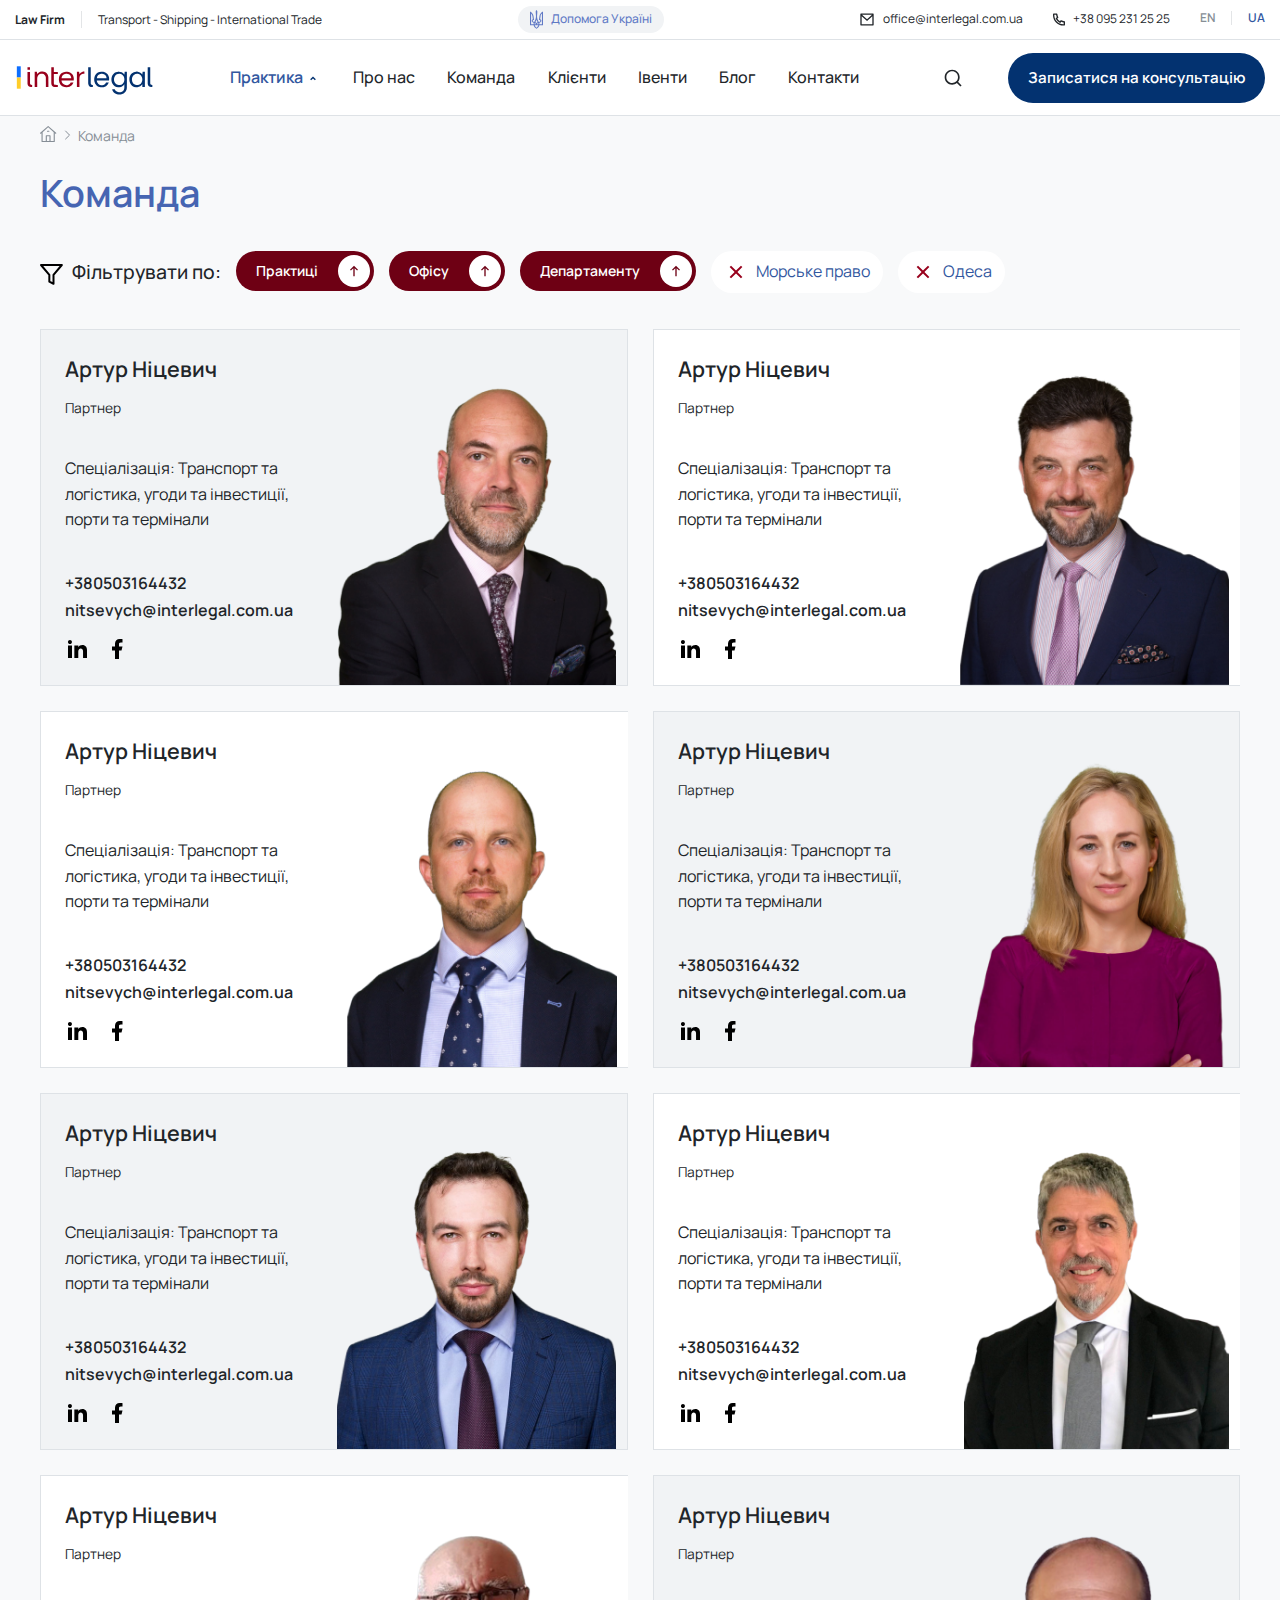
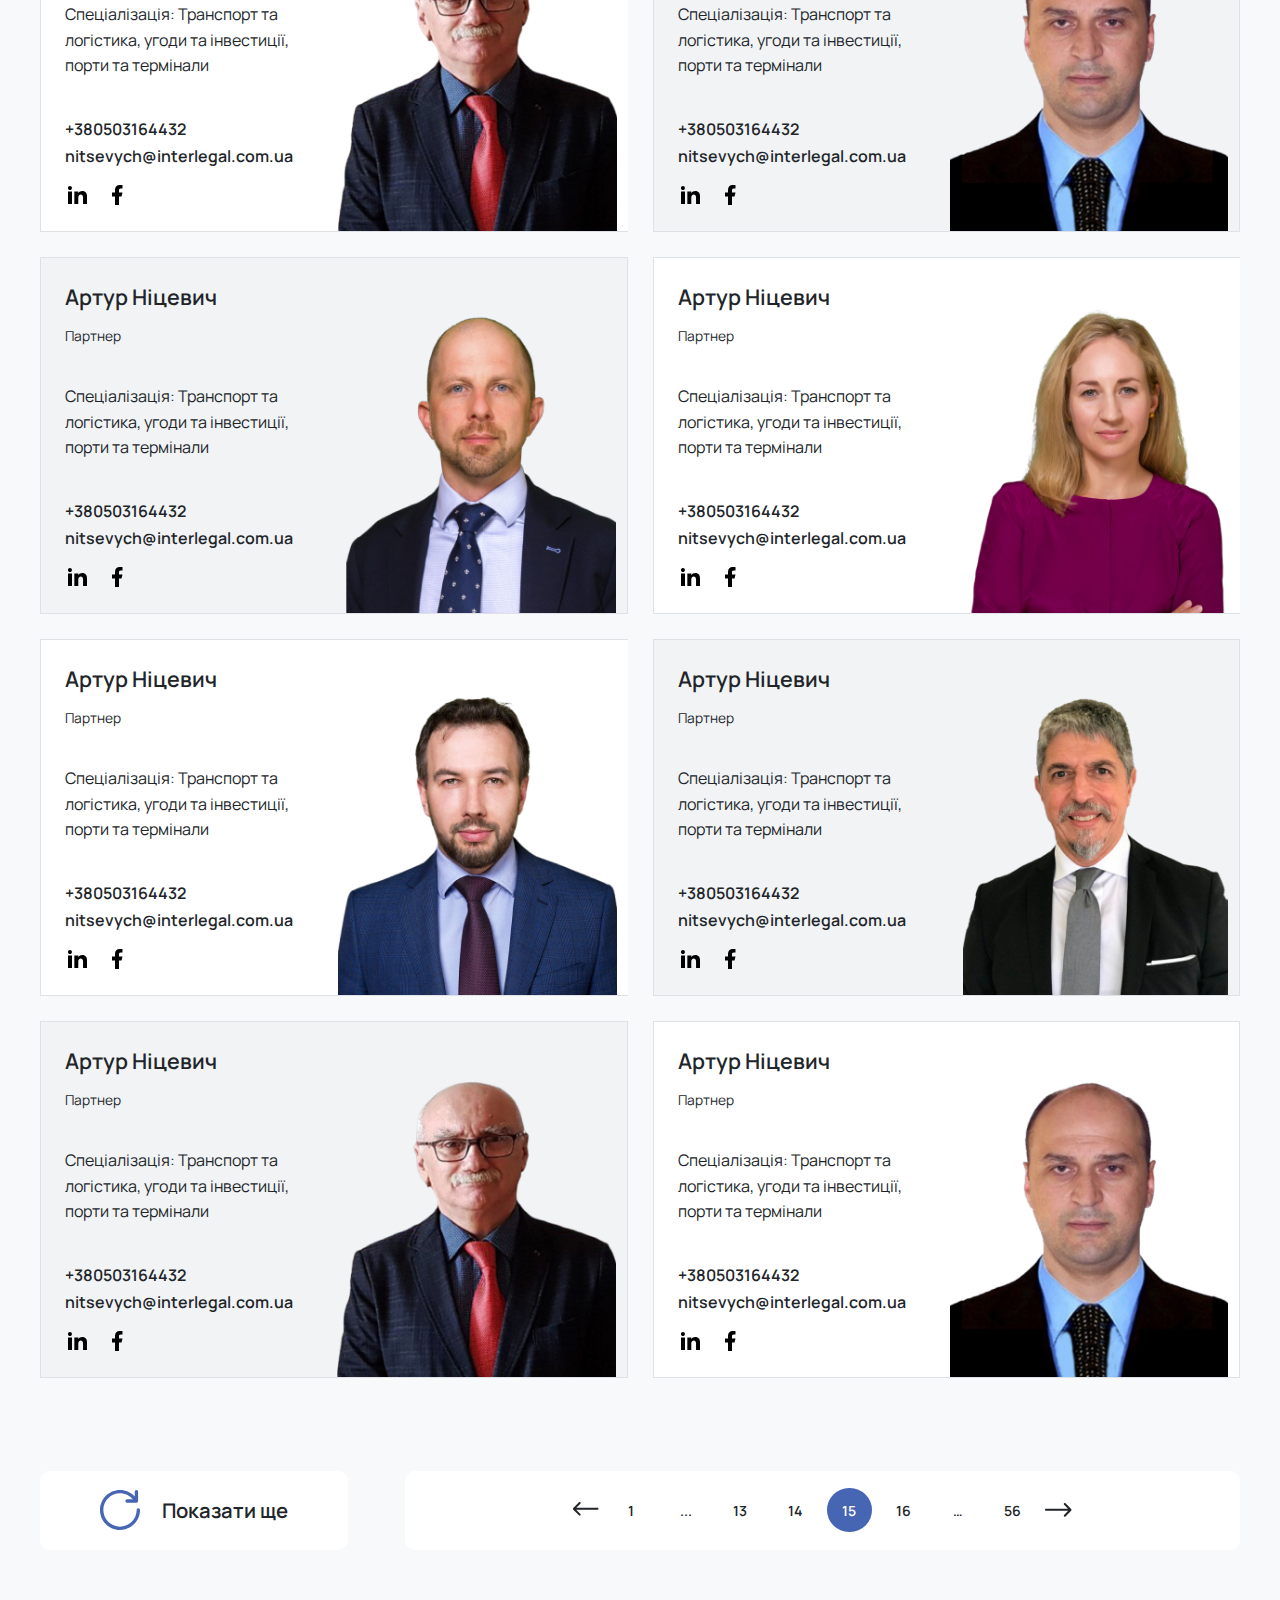
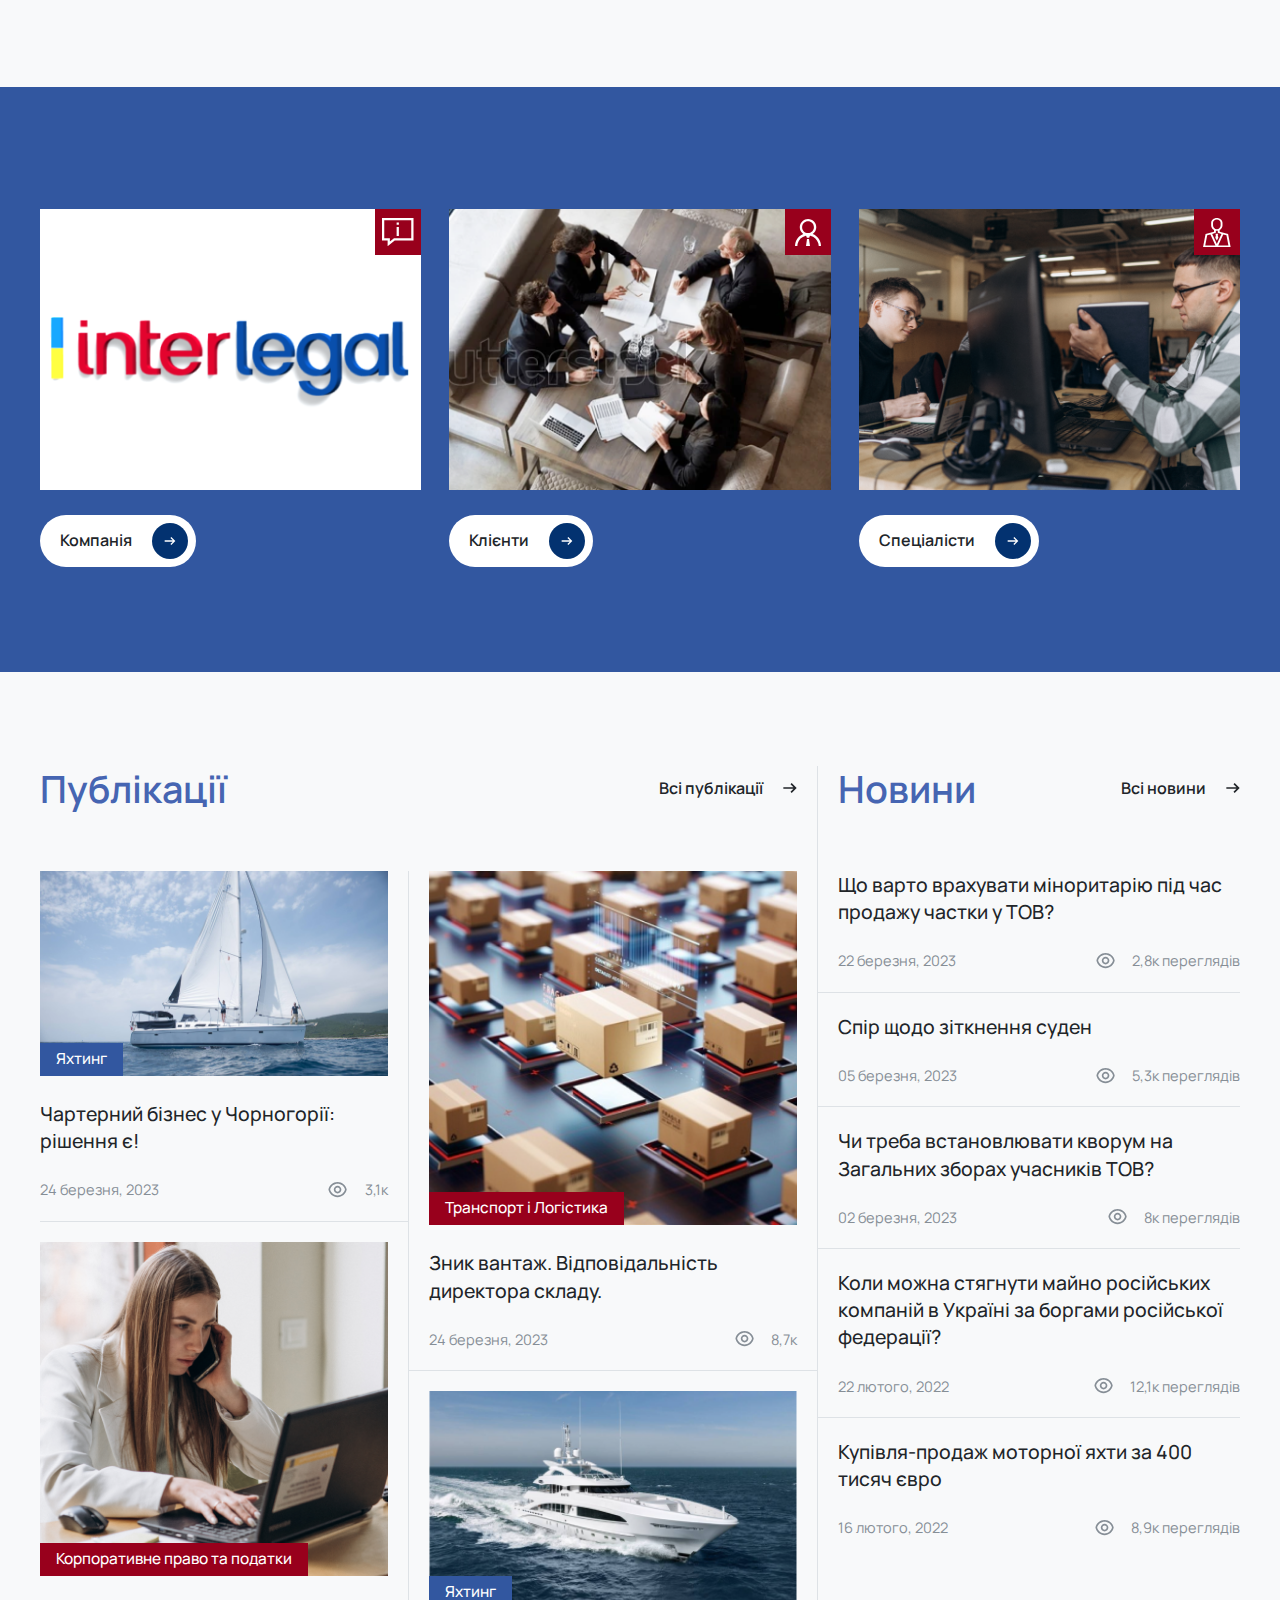
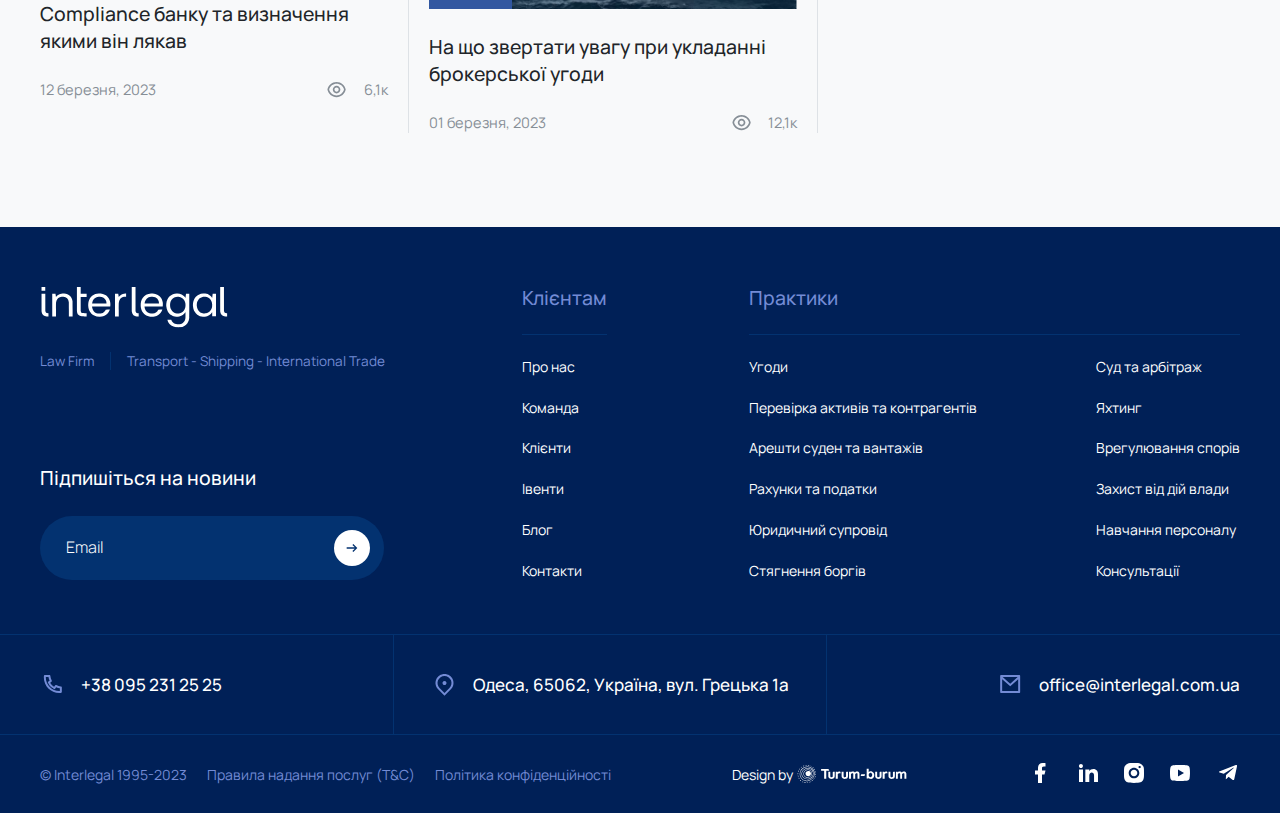
<file: team.html>
<!DOCTYPE html>
<html lang="ru">

<head>
	<title>Команда</title>
	<meta charset="UTF-8">
	<meta name="format-detection" content="telephone=no">
	<!-- <style>body{opacity: 0;}</style> -->
	<link rel="stylesheet" href="css/style.min.css?_v=20230910145508">
	<link rel="shortcut icon" href="favicon.ico">
	<!-- <meta name="robots" content="noindex, nofollow"> -->
	<meta name="viewport" content="width=device-width, initial-scale=1.0">
	<script src="https://ajax.googleapis.com/ajax/libs/jquery/2.2.0/jquery.min.js?_v=20230910145508"></script>
</head>

<body>
	<div class="wrapper">
		<header class="header">
			<div class="header__top">
				<div class="header__container">
					<div class="header__top-content">

						<a class="tel-mb" href="#">
							<svg width="12" height="13" viewBox="0 0 12 13" fill="none" xmlns="http://www.w3.org/2000/svg">
								<path d="M4.244 5.62133C4.86956 6.72032 5.77968 7.63044 6.87867 8.256L7.468 7.43067C7.56277 7.29796 7.7029 7.20459 7.86187 7.16822C8.02084 7.13186 8.18762 7.15502 8.33067 7.23333C9.27355 7.74862 10.3148 8.05852 11.386 8.14267C11.5532 8.15592 11.7092 8.23169 11.823 8.35488C11.9368 8.47807 12 8.63963 12 8.80733V11.782C12 11.9471 11.9388 12.1063 11.8282 12.2288C11.7177 12.3513 11.5655 12.4285 11.4013 12.4453C11.048 12.482 10.692 12.5 10.3333 12.5C4.62667 12.5 0 7.87333 0 2.16667C0 1.808 0.018 1.452 0.0546667 1.09867C0.0715031 0.934465 0.148656 0.782347 0.271193 0.671756C0.39373 0.561165 0.552937 0.499964 0.718 0.5H3.69267C3.86037 0.499979 4.02193 0.563168 4.14512 0.676967C4.26831 0.790767 4.34408 0.946816 4.35733 1.114C4.44148 2.18519 4.75138 3.22645 5.26667 4.16933C5.34498 4.31238 5.36814 4.47916 5.33178 4.63813C5.29541 4.7971 5.20204 4.93723 5.06933 5.032L4.244 5.62133ZM2.56267 5.18333L3.82933 4.27867C3.46986 3.50273 3.22357 2.67923 3.098 1.83333H1.34C1.336 1.944 1.334 2.05533 1.334 2.16667C1.33333 7.13733 5.36267 11.1667 10.3333 11.1667C10.4447 11.1667 10.556 11.1647 10.6667 11.16V9.402C9.82077 9.27643 8.99727 9.03014 8.22133 8.67067L7.31667 9.93733C6.95244 9.79581 6.59867 9.62873 6.258 9.43733L6.21933 9.41533C4.91172 8.67115 3.82885 7.58828 3.08467 6.28067L3.06267 6.242C2.87127 5.90133 2.70419 5.54756 2.56267 5.18333Z" fill="#212529" />
							</svg>

							+38 095 231 25 25
						</a>

						<div data-da=".menu-mb__header , 991,98" class="header__top-info">
							<h5><b>Law Firm</b></h5>
							<p>Transport - Shipping - International Trade</p>
						</div>

						<div data-da=".menu-mb__main, 650" class="header__top-help">
							<a href="#" class="btn-help">
								<svg width="13" height="19" viewBox="0 0 13 19" fill="none" xmlns="http://www.w3.org/2000/svg">
									<path fill-rule="evenodd" clip-rule="evenodd" d="M5.85352 18.3398C4.72363 17.5898 3.90918 16.4658 3.63428 15.1621H0V1.43652C1.94434 2.29395 3.34937 4.16797 3.50195 6.11328L4.05176 9.96875L3.78711 9.94141C3.20679 9.94141 2.69775 10.4238 2.69775 10.8965C2.69775 11.3428 3.08447 11.7178 3.59351 11.8154L4.25537 11.9492C5.34448 10.1377 5.96558 8.3623 5.96558 6.62207C5.96558 5.76758 5.89624 4.91309 5.82642 4.05273C5.76807 3.33203 5.70923 2.60645 5.69067 1.87402C5.69067 1.16016 6.00635 0.508789 6.50513 0C6.69629 0.191406 6.85864 0.402344 6.98682 0.628906C7.07397 0.782227 7.14526 0.943359 7.19922 1.11035C7.27783 1.35352 7.31958 1.60938 7.31958 1.87402C7.31958 2.29785 7.30029 2.71973 7.27197 3.13965C7.24658 3.51953 7.21362 3.89746 7.18091 4.27441C7.11255 5.05957 7.04468 5.84082 7.04468 6.62207C7.04468 8.3623 7.66553 10.1377 8.75488 11.9492L9.4165 11.8154C9.7019 11.7607 9.94873 11.6162 10.1108 11.4229C10.2378 11.2705 10.3125 11.0889 10.3125 10.8965C10.3125 10.415 9.80347 9.94141 9.22314 9.94141L8.94824 9.97754L9.49805 6.12207C9.77295 4.17676 11.0557 2.29395 13 1.44531V15.1719H9.37598C9.10107 16.4658 8.32739 17.6348 7.15674 18.3486C6.88184 18.5186 6.64771 18.7236 6.49487 19C6.35229 18.7236 6.11816 18.5186 5.85352 18.3398ZM4.79492 13.0479C4.68286 13.4219 4.60132 13.7969 4.60132 14.208H5.96558C5.96558 13.6279 5.45654 13.1191 4.79492 13.0479ZM5.33447 12.1992C5.80273 12.2979 6.18945 12.5742 6.50513 12.8867C6.82056 12.5742 7.20752 12.2979 7.67578 12.1992C7.20752 11.4502 6.78003 10.665 6.50513 9.84375C6.23022 10.665 5.80273 11.4502 5.33447 12.1992ZM8.22559 13.0479C7.56372 13.1191 7.05493 13.6279 7.05493 14.208H8.41895C8.41895 14.0029 8.39868 13.8066 8.3645 13.6152C8.33008 13.4229 8.28174 13.2354 8.22559 13.0479ZM4.875 15.5557C4.82788 15.4297 4.7876 15.3018 4.75415 15.1719H5.96558H7.05493H8.26636C8.14111 15.6562 7.91821 16.1104 7.61694 16.5303C7.45215 16.7607 7.26367 16.9805 7.05493 17.1885L6.49487 17.7529L5.96558 17.1885C5.64355 16.8721 5.37012 16.5234 5.15649 16.1514C5.04614 15.959 4.95166 15.7598 4.875 15.5557ZM1.72046 10.4238C1.87305 9.91504 2.30078 9.46875 2.85034 9.19238L2.42285 6.01465C2.27026 5.02441 1.802 4.14062 1.09937 3.41797V10.415V11.3701V14.208H3.55298C3.55298 13.7256 3.63428 13.2881 3.74634 12.8418L3.2373 12.7354C2.49414 12.5303 1.91382 12.0215 1.72046 11.3701C1.62793 11.0615 1.62793 10.7314 1.72046 10.4238ZM11.9209 11.3701V14.208H9.46753C9.46753 13.7256 9.38599 13.2881 9.27417 12.8418L9.78296 12.7354C10.5161 12.5303 11.1064 12.0215 11.2998 11.3701C11.3162 11.2959 11.3286 11.2207 11.3372 11.1455C11.3486 11.0439 11.353 10.9414 11.3503 10.8398C11.3467 10.7002 11.3298 10.5605 11.2998 10.4238C11.238 10.2139 11.1309 10.0166 10.9888 9.83887C10.7805 9.57812 10.4968 9.35645 10.1699 9.19238L10.5974 6.01465C10.6655 5.41309 10.8799 4.84766 11.1951 4.33594C11.3989 4.00586 11.645 3.69824 11.9209 3.41797V10.4238V11.3701Z" fill="#6079C5" />
								</svg>

								Допомога Україні
							</a>
						</div>

						<div class="header__top-connection-language">
							<div data-da=".menu-mb__footer , 650,98" class="header__top-connection">
								<ul>
									<li>
										<a href="#">
											<svg width="16" height="17" viewBox="0 0 16 17" fill="none" xmlns="http://www.w3.org/2000/svg">
												<g clip-path="url(#clip0_1307_9257)">
													<path d="M2.00065 2.5H14.0007C14.1775 2.5 14.347 2.57024 14.4721 2.69526C14.5971 2.82029 14.6673 2.98986 14.6673 3.16667V13.8333C14.6673 14.0101 14.5971 14.1797 14.4721 14.3047C14.347 14.4298 14.1775 14.5 14.0007 14.5H2.00065C1.82384 14.5 1.65427 14.4298 1.52925 14.3047C1.40422 14.1797 1.33398 14.0101 1.33398 13.8333V3.16667C1.33398 2.98986 1.40422 2.82029 1.52925 2.69526C1.65427 2.57024 1.82384 2.5 2.00065 2.5ZM13.334 5.32533L8.04865 10.0587L2.66732 5.31067V13.1667H13.334V5.32533ZM3.00798 3.83333L8.04132 8.27467L13.002 3.83333H3.00798Z" fill="#212529" />
												</g>
												<defs>
													<clipPath id="clip0_1307_9257">
														<rect width="16" height="16" fill="white" transform="translate(0 0.5)" />
													</clipPath>
												</defs>
											</svg>

											office@interlegal.com.ua
										</a>

									</li>
									<li>
										<a href="#">
											<svg width="12" height="13" viewBox="0 0 12 13" fill="none" xmlns="http://www.w3.org/2000/svg">
												<path d="M4.244 5.62133C4.86956 6.72032 5.77968 7.63044 6.87867 8.256L7.468 7.43067C7.56277 7.29796 7.7029 7.20459 7.86187 7.16822C8.02084 7.13186 8.18762 7.15502 8.33067 7.23333C9.27355 7.74862 10.3148 8.05852 11.386 8.14267C11.5532 8.15592 11.7092 8.23169 11.823 8.35488C11.9368 8.47807 12 8.63963 12 8.80733V11.782C12 11.9471 11.9388 12.1063 11.8282 12.2288C11.7177 12.3513 11.5655 12.4285 11.4013 12.4453C11.048 12.482 10.692 12.5 10.3333 12.5C4.62667 12.5 0 7.87333 0 2.16667C0 1.808 0.018 1.452 0.0546667 1.09867C0.0715031 0.934465 0.148656 0.782347 0.271193 0.671756C0.39373 0.561165 0.552937 0.499964 0.718 0.5H3.69267C3.86037 0.499979 4.02193 0.563168 4.14512 0.676967C4.26831 0.790767 4.34408 0.946816 4.35733 1.114C4.44148 2.18519 4.75138 3.22645 5.26667 4.16933C5.34498 4.31238 5.36814 4.47916 5.33178 4.63813C5.29541 4.7971 5.20204 4.93723 5.06933 5.032L4.244 5.62133ZM2.56267 5.18333L3.82933 4.27867C3.46986 3.50273 3.22357 2.67923 3.098 1.83333H1.34C1.336 1.944 1.334 2.05533 1.334 2.16667C1.33333 7.13733 5.36267 11.1667 10.3333 11.1667C10.4447 11.1667 10.556 11.1647 10.6667 11.16V9.402C9.82077 9.27643 8.99727 9.03014 8.22133 8.67067L7.31667 9.93733C6.95244 9.79581 6.59867 9.62873 6.258 9.43733L6.21933 9.41533C4.91172 8.67115 3.82885 7.58828 3.08467 6.28067L3.06267 6.242C2.87127 5.90133 2.70419 5.54756 2.56267 5.18333Z" fill="#212529" />
											</svg>

											+38 095 231 25 25
										</a>

									</li>
								</ul>



							</div>
							<div data-da=".menu-mb__footer , 650,98" class="header__top-language">
								<nav class="cpel-switcher__nav">
									<ul class="cpel-switcher__list">
										<li class="cpel-switcher__lang ">
											<a href="#"><span>EN</span></a>
										</li>
										<li class="cpel-switcher__lang active">
											<a href="#"><span>UA</span></a>
										</li>
									</ul>
								</nav>
							</div>

						</div>




						<a class="btn-consultation btn-consultation-mb" href="#">Записатися на консультацію</a>


					</div>
				</div>
			</div>

			<div class="header__container">

				<div class="header__menu">
					<nav id="main-navigation" class="main-navigation">

						<div class="burger">
							<span></span>
						</div>

						<div class="menu-mb">
							<div class="menu-mb__wrap">
								<div class="menu-mb__header">
									<div class="menu-mb__header-logo">
										<div class="logo ">
											<a href="#">
												<svg width="140" height="38" viewBox="0 0 140 38" fill="none" xmlns="http://www.w3.org/2000/svg">
													<path d="M10.9336 9.8188V11.0918H12.216H13.4985V9.8188V8.5458H12.216H10.9336V9.8188Z" fill="#98001C" />
													<path d="M35.3848 16.6819C35.3848 22.0596 35.3905 24.8984 35.399 25.0526C35.4745 26.2619 35.798 27.1417 36.3822 27.7273C36.9194 28.2662 37.7502 28.6283 38.7262 28.7513C39.1466 28.8037 39.1979 28.8051 40.6471 28.8107L42.0962 28.8164V27.7202V26.624L40.8822 26.6184C39.5798 26.6141 39.5769 26.6127 39.2492 26.5363C38.4954 26.3623 38.1662 25.9663 38.018 25.0596C38.0066 24.9875 38.0009 23.6565 37.9967 20.1614L37.9924 15.3622L40.0443 15.3721L42.0962 15.382V14.3127V13.242H40.0443H37.9924V10.894V8.54601H36.6886H35.3848V16.6819Z" fill="#98001C" />
													<path d="M73.2754 16.5131C73.2768 21.0379 73.2825 24.6164 73.2896 24.8343C73.3025 25.2331 73.3267 25.492 73.3766 25.789C73.5362 26.7466 73.9109 27.4736 74.478 27.9277C74.8813 28.2502 75.3358 28.4722 75.9172 28.6306C76.4544 28.7763 76.9161 28.8301 77.6471 28.8301H78.0632V27.741V26.6518H77.9734C77.563 26.6518 77.0714 26.5656 76.7864 26.4439C76.2863 26.2303 76.0155 25.7989 75.9158 25.0662C75.8916 24.8866 75.8901 24.4623 75.8859 16.7253L75.883 8.57524H74.5792H73.2754V16.5131Z" fill="#033270" />
													<path d="M134.395 16.8517C134.398 24.5689 134.401 25.146 134.423 25.3497C134.529 26.2917 134.761 26.9636 135.169 27.4996C135.277 27.6425 135.509 27.8745 135.653 27.9834C136.222 28.4148 136.981 28.6906 137.896 28.7953C138.02 28.8094 138.281 28.8193 138.634 28.825L139.178 28.832V27.7443V26.6552L138.962 26.6453C137.709 26.5887 137.206 26.1941 137.031 25.129C137.007 24.9819 137.005 24.5689 137.003 16.7739L136.998 8.57437H135.694H134.391L134.395 16.8517Z" fill="#033270" />
													<path d="M25.4813 12.9619C24.357 13.0397 23.2142 13.4216 22.3393 14.0086C21.8121 14.3622 21.3875 14.7837 21.0198 15.3198C20.9415 15.4315 20.9386 15.4358 20.9301 15.3976C20.9258 15.3764 20.8517 14.8969 20.7648 14.3325C20.6793 13.7681 20.6052 13.2858 20.6009 13.2604L20.5923 13.2151H19.4609H18.3281V21.0157V28.8164H19.6319H20.9358L20.94 24.2223C20.9443 19.4089 20.9429 19.5716 21.0084 19.0921C21.1125 18.317 21.349 17.6154 21.6853 17.0765C21.8905 16.747 22.2382 16.3552 22.5317 16.1232C23.1743 15.6154 23.9295 15.324 24.8615 15.2208C25.1208 15.1925 25.8475 15.1967 26.1083 15.2293C27.1428 15.3537 27.9265 15.7116 28.5734 16.3552C29.2089 16.9846 29.588 17.7936 29.749 18.8545C29.8231 19.3481 29.8188 19.0582 29.8231 24.1247L29.8274 28.8164H31.1169H32.4065L32.4022 23.8475C32.3979 18.4259 32.4036 18.8347 32.3196 18.2293C32.1172 16.7569 31.5444 15.5419 30.6453 14.672C29.5637 13.6267 28.2172 13.068 26.5144 12.9605C26.255 12.9449 25.7235 12.9449 25.4813 12.9619Z" fill="#98001C" />
													<path d="M68.8569 12.9619C68.267 13.0058 67.6585 13.1302 67.1113 13.3198C65.9244 13.7314 65.0452 14.3721 64.4182 15.2788C64.3555 15.3679 64.3042 15.4344 64.3028 15.4273C64.2999 15.4202 64.2244 14.928 64.1332 14.3325C64.042 13.737 63.9651 13.242 63.9622 13.2321C63.9565 13.2179 63.7228 13.2151 62.8266 13.2179L61.6966 13.2222L61.6923 21.0186L61.6895 28.8164H62.9933H64.2971V24.5759C64.2971 20.3736 64.3042 19.747 64.347 19.3326C64.4538 18.2944 64.7559 17.4485 65.2489 16.7936C65.4 16.5928 65.7078 16.2788 65.9073 16.1189C66.2906 15.8134 66.6796 15.6041 67.1683 15.4428C67.7255 15.259 68.2741 15.1854 68.9965 15.1981L69.3699 15.2052V14.0751V12.9463L69.196 12.9478C69.0991 12.9492 68.9467 12.9562 68.8569 12.9619Z" fill="#98001C" />
													<path d="M104.317 12.9676C103.385 13.0044 102.545 13.1769 101.732 13.4994C100.002 14.1826 98.6837 15.4429 97.8986 17.1628C97.4697 18.1006 97.2389 19.0256 97.1391 20.194C97.112 20.5122 97.1163 21.4967 97.1462 21.8361C97.2602 23.119 97.5566 24.1587 98.101 25.1742C98.7308 26.3525 99.5017 27.2082 100.545 27.8871C101.579 28.5618 102.681 28.9267 103.987 29.0272C104.225 29.0456 104.931 29.0456 105.186 29.0272C106.571 28.9253 107.621 28.542 108.72 27.733C109.394 27.2365 109.954 26.6325 110.338 25.9861L110.401 25.88L110.405 27.5986C110.41 29.3341 110.404 29.6467 110.357 30.0244C110.257 30.8362 110.023 31.5378 109.664 32.1121C109.352 32.61 108.831 33.1361 108.326 33.4629C107.728 33.8504 107.065 34.081 106.254 34.1856C105.969 34.2224 105.07 34.2224 104.758 34.1856C103.554 34.0428 102.588 33.6538 101.787 32.9862C101.202 32.4982 100.778 31.8815 100.553 31.1884L100.513 31.064H99.2181H97.9243L97.9342 31.1177C98.0582 31.8278 98.2221 32.3426 98.4985 32.8928C98.9602 33.8108 99.6413 34.5492 100.597 35.1701C101.539 35.7797 102.599 36.1602 103.866 36.3398C104.82 36.4756 105.85 36.4869 106.753 36.3752C108.869 36.1107 110.642 35.0923 111.75 33.5025C112.55 32.3568 112.986 30.972 113.027 29.4444C113.033 29.2577 113.036 25.5193 113.033 21.1374L113.03 13.1713H111.904C111.284 13.1713 110.779 13.1727 110.779 13.1755C110.779 13.1812 110.438 16.0129 110.434 16.0482C110.431 16.0666 110.395 16.0185 110.331 15.9139C109.767 14.9832 108.863 14.1925 107.742 13.6451C106.843 13.2066 105.885 12.9916 104.723 12.969C104.562 12.9662 104.379 12.9647 104.317 12.9676ZM105.599 15.2378C106.529 15.3127 107.468 15.6649 108.222 16.2194C109.375 17.068 110.14 18.4075 110.358 19.9606C110.421 20.4104 110.444 21.1614 110.407 21.6169C110.338 22.4783 110.154 23.1756 109.817 23.8574C109.499 24.4953 109.203 24.9083 108.74 25.3567C107.939 26.1304 106.938 26.6014 105.763 26.7598C105.522 26.7923 104.706 26.7966 104.466 26.7669C103.776 26.682 103.228 26.5165 102.648 26.2209C101.673 25.7216 100.934 24.9621 100.415 23.9281C99.922 22.9436 99.6997 21.7343 99.7781 20.4698C99.8536 19.2633 100.18 18.2859 100.815 17.3651C101.286 16.6833 101.923 16.1303 102.649 15.7752C103.57 15.324 104.526 15.1501 105.599 15.2378Z" fill="#033270" />
													<path d="M122.641 12.9732C121.546 13.0269 120.532 13.2914 119.573 13.7723C119.075 14.0227 118.652 14.2985 118.225 14.6549C118.038 14.8091 117.573 15.2745 117.417 15.4626C116.325 16.7738 115.71 18.3877 115.581 20.2774C115.561 20.5631 115.561 21.3863 115.581 21.6649C115.654 22.713 115.862 23.6395 116.215 24.4797C116.327 24.7456 116.557 25.2081 116.714 25.4769C117.207 26.3255 117.838 27.0441 118.591 27.6098C119.707 28.4486 121.009 28.9295 122.441 29.0285C122.753 29.0497 123.577 29.037 123.86 29.0073C124.962 28.8899 125.849 28.5971 126.72 28.0653C127.618 27.5165 128.299 26.846 128.805 26.0115L128.876 25.8941V27.3397V28.7867H130.187H131.498V20.9931V13.1995H130.358C129.402 13.1995 129.218 13.2023 129.218 13.2193C129.218 13.2433 128.893 15.9463 128.882 16.0185L128.873 16.0722L128.799 15.9463C128.44 15.3452 127.92 14.778 127.293 14.3098C126.318 13.5814 125.325 13.1839 124.102 13.0312C123.656 12.976 123.074 12.952 122.641 12.9732ZM124.105 15.2448C124.886 15.3212 125.603 15.5574 126.278 15.9605C127.341 16.5942 128.145 17.6253 128.553 18.8785C128.858 19.8134 128.95 20.8827 128.818 21.9407C128.728 22.6635 128.531 23.3184 128.222 23.9351C127.936 24.5023 127.658 24.8913 127.246 25.3015C126.522 26.0186 125.594 26.5052 124.578 26.6989C124.188 26.7739 124.058 26.7838 123.533 26.7838C123.144 26.7838 123.002 26.7796 122.857 26.7598C121.216 26.5391 119.917 25.7046 119.085 24.3382C118.609 23.556 118.33 22.6593 118.239 21.6239C118.213 21.3283 118.209 20.655 118.232 20.3608C118.276 19.7851 118.391 19.208 118.554 18.7427C118.753 18.1698 119.1 17.5461 119.476 17.0779C119.654 16.8572 120.024 16.4867 120.234 16.3197C121.283 15.4895 122.673 15.1033 124.105 15.2448Z" fill="#033270" />
													<path d="M50.4684 12.9957C48.7399 13.1032 47.3934 13.5501 46.1978 14.4143C45.8074 14.6958 45.3172 15.1456 45.0337 15.4837C43.9464 16.7793 43.3366 18.396 43.2083 20.314C43.1884 20.6096 43.1884 21.4144 43.2083 21.6931C43.3223 23.3168 43.7441 24.6252 44.5421 25.8346C44.8213 26.2575 45.0522 26.5418 45.4027 26.8968C45.9698 27.4697 46.5555 27.8883 47.3193 28.2632C48.4777 28.8318 49.7516 29.0963 51.1666 29.0637C53.3681 29.0128 55.0695 28.3466 56.4175 27.0043C57.157 26.2688 57.6971 25.4017 58.0391 24.4003C58.0775 24.2886 58.1132 24.1797 58.1189 24.157L58.1274 24.1188L56.7153 24.1217L55.3032 24.1259L55.2547 24.2461C55.1863 24.4173 55.0282 24.7242 54.9213 24.8911C54.3841 25.7455 53.5206 26.3961 52.5616 26.6705C52.0016 26.8303 51.5214 26.8855 50.8189 26.8728C50.3572 26.8643 50.1321 26.8416 49.7588 26.7638C48.6245 26.5305 47.59 25.8926 46.8932 24.9972C46.4016 24.3678 46.0682 23.5587 45.9299 22.662C45.9057 22.5035 45.8587 22.0764 45.8587 22.0085C45.8587 21.9844 46.0511 21.983 52.1341 21.983H58.4081L58.4252 21.8515C58.5264 21.0665 58.5406 20.222 58.4623 19.4795C58.2955 17.9024 57.6615 16.4412 56.6583 15.3252C56.2992 14.9264 55.8817 14.5699 55.4001 14.2531C55.1023 14.0579 54.9455 13.9674 54.6221 13.8061C53.76 13.3776 52.8523 13.1244 51.8007 13.0225C51.577 12.9999 50.6835 12.9829 50.4684 12.9957ZM51.3034 15.1654C52.0985 15.2262 52.7753 15.4101 53.4451 15.7496C53.8597 15.9589 54.1704 16.1852 54.5166 16.5289C54.8843 16.8953 55.1222 17.2206 55.3345 17.6463C55.5169 18.0155 55.6224 18.3168 55.7036 18.7043C55.772 19.0339 55.819 19.4597 55.819 19.751V19.8614H50.8588H45.9L45.9072 19.8005C45.9114 19.768 45.9257 19.6633 45.9371 19.5686C46.0724 18.478 46.4757 17.5233 47.1098 16.792C47.9491 15.8231 49.1361 15.2503 50.4826 15.1612C50.655 15.1499 51.1267 15.1527 51.3034 15.1654Z" fill="#98001C" />
													<path d="M86.6336 13.0026C85.3811 13.0775 84.1855 13.4043 83.228 13.9347C82.2163 14.4948 81.4425 15.2006 80.817 16.1342C79.8908 17.5189 79.4234 19.2657 79.4633 21.2049C79.479 21.9348 79.5402 22.4893 79.6799 23.1357C80.0147 24.6816 80.8213 26.1315 81.8942 27.1145C82.9857 28.1131 84.4135 28.7708 85.9567 28.983C86.9442 29.1188 88.107 29.0876 89.0702 28.8981C90.0235 28.71 90.8443 28.3832 91.5995 27.8896C92.7936 27.1102 93.6699 26.0466 94.1843 24.7524C94.2613 24.5586 94.3924 24.1724 94.3924 24.1413C94.3924 24.1201 94.2556 24.1187 92.9874 24.1215L91.581 24.1258L91.4798 24.3521C91.1435 25.0989 90.6562 25.6703 89.9622 26.1329C89.3524 26.5388 88.7111 26.7595 87.8733 26.8514C87.604 26.8811 86.7433 26.8769 86.4911 26.8443C85.8442 26.7609 85.3112 26.601 84.7712 26.3295C83.8621 25.8712 83.124 25.1413 82.6808 24.2601C82.3787 23.6576 82.2049 23.0296 82.1308 22.2601C82.1194 22.1356 82.1094 22.0239 82.1094 22.0083C82.1094 21.9843 82.3018 21.9829 88.3848 21.9829H94.6588L94.6902 21.7594C94.7614 21.2375 94.7685 21.1031 94.7685 20.427C94.7685 19.7368 94.76 19.5925 94.683 19.0974C94.4422 17.5387 93.7383 16.1172 92.6981 15.0832C91.8745 14.2657 90.8058 13.6518 89.6046 13.3053C89.0317 13.1412 88.4333 13.0408 87.7806 13.0012C87.5099 12.9856 86.9243 12.9856 86.6336 13.0026ZM87.5669 15.1653C88.268 15.2176 88.8935 15.3718 89.4991 15.6419C90.6519 16.1554 91.5339 17.1554 91.883 18.3393C92.0084 18.7636 92.084 19.2686 92.084 19.6802V19.8612H87.1323H82.1806V19.8202C82.1806 19.7962 82.1906 19.7028 82.202 19.6109C82.3702 18.328 82.8318 17.3237 83.6099 16.5472C84.4221 15.7367 85.4879 15.2586 86.6891 15.1667C86.9043 15.1497 87.3489 15.1497 87.5669 15.1653Z" fill="#033270" />
													<path d="M10.9379 19.1855C10.9421 24.6877 10.9436 25.1474 10.9664 25.3497C11.0704 26.2903 11.3041 26.9636 11.7116 27.4996C11.8199 27.6425 12.0522 27.8745 12.1961 27.9834C12.7646 28.4148 13.5241 28.6906 14.4389 28.7953C14.5629 28.8094 14.8237 28.8193 15.1771 28.825L15.7214 28.832V27.7443V26.6552L15.5048 26.6453C14.2523 26.5887 13.7493 26.1927 13.574 25.129C13.5512 24.9833 13.5484 24.6566 13.5455 19.1077L13.5412 13.242H12.2374H10.9336L10.9379 19.1855Z" fill="#98001C" />
													<rect y="7.5" width="4" height="11.5" fill="#0D6EFF" />
													<rect y="19" width="4" height="11.5" fill="#FFCD29" />
												</svg>
											</a>

										</div>

										<button name="close-menu" class="btn-close-menu">
											<svg width="14" height="14" viewBox="0 0 14 14" fill="none" xmlns="http://www.w3.org/2000/svg">
												<path d="M7.0007 5.80134L11.9504 0.851562L13.3646 2.26577L8.4149 7.21554L13.3646 12.1652L11.9504 13.5794L7.0007 8.62974L2.05093 13.5794L0.636719 12.1652L5.5865 7.21554L0.636719 2.26577L2.05093 0.851562L7.0007 5.80134Z" fill="#033270" />
											</svg>
										</button>
									</div>

								</div>
								<div class="menu-mb__main"></div>
								<div class="menu-mb__footer"></div>
							</div>

						</div>

						<div class="menu-main-menu-container">

							<div data-da=".block-menu, 767.98" class="block-logo-mb">

								<div class="logo">
									<a href="#">
										<svg width="140" height="38" viewBox="0 0 140 38" fill="none" xmlns="http://www.w3.org/2000/svg">
											<path d="M10.9336 9.8188V11.0918H12.216H13.4985V9.8188V8.5458H12.216H10.9336V9.8188Z" fill="#98001C" />
											<path d="M35.3848 16.6819C35.3848 22.0596 35.3905 24.8984 35.399 25.0526C35.4745 26.2619 35.798 27.1417 36.3822 27.7273C36.9194 28.2662 37.7502 28.6283 38.7262 28.7513C39.1466 28.8037 39.1979 28.8051 40.6471 28.8107L42.0962 28.8164V27.7202V26.624L40.8822 26.6184C39.5798 26.6141 39.5769 26.6127 39.2492 26.5363C38.4954 26.3623 38.1662 25.9663 38.018 25.0596C38.0066 24.9875 38.0009 23.6565 37.9967 20.1614L37.9924 15.3622L40.0443 15.3721L42.0962 15.382V14.3127V13.242H40.0443H37.9924V10.894V8.54601H36.6886H35.3848V16.6819Z" fill="#98001C" />
											<path d="M73.2754 16.5131C73.2768 21.0379 73.2825 24.6164 73.2896 24.8343C73.3025 25.2331 73.3267 25.492 73.3766 25.789C73.5362 26.7466 73.9109 27.4736 74.478 27.9277C74.8813 28.2502 75.3358 28.4722 75.9172 28.6306C76.4544 28.7763 76.9161 28.8301 77.6471 28.8301H78.0632V27.741V26.6518H77.9734C77.563 26.6518 77.0714 26.5656 76.7864 26.4439C76.2863 26.2303 76.0155 25.7989 75.9158 25.0662C75.8916 24.8866 75.8901 24.4623 75.8859 16.7253L75.883 8.57524H74.5792H73.2754V16.5131Z" fill="#033270" />
											<path d="M134.395 16.8517C134.398 24.5689 134.401 25.146 134.423 25.3497C134.529 26.2917 134.761 26.9636 135.169 27.4996C135.277 27.6425 135.509 27.8745 135.653 27.9834C136.222 28.4148 136.981 28.6906 137.896 28.7953C138.02 28.8094 138.281 28.8193 138.634 28.825L139.178 28.832V27.7443V26.6552L138.962 26.6453C137.709 26.5887 137.206 26.1941 137.031 25.129C137.007 24.9819 137.005 24.5689 137.003 16.7739L136.998 8.57437H135.694H134.391L134.395 16.8517Z" fill="#033270" />
											<path d="M25.4813 12.9619C24.357 13.0397 23.2142 13.4216 22.3393 14.0086C21.8121 14.3622 21.3875 14.7837 21.0198 15.3198C20.9415 15.4315 20.9386 15.4358 20.9301 15.3976C20.9258 15.3764 20.8517 14.8969 20.7648 14.3325C20.6793 13.7681 20.6052 13.2858 20.6009 13.2604L20.5923 13.2151H19.4609H18.3281V21.0157V28.8164H19.6319H20.9358L20.94 24.2223C20.9443 19.4089 20.9429 19.5716 21.0084 19.0921C21.1125 18.317 21.349 17.6154 21.6853 17.0765C21.8905 16.747 22.2382 16.3552 22.5317 16.1232C23.1743 15.6154 23.9295 15.324 24.8615 15.2208C25.1208 15.1925 25.8475 15.1967 26.1083 15.2293C27.1428 15.3537 27.9265 15.7116 28.5734 16.3552C29.2089 16.9846 29.588 17.7936 29.749 18.8545C29.8231 19.3481 29.8188 19.0582 29.8231 24.1247L29.8274 28.8164H31.1169H32.4065L32.4022 23.8475C32.3979 18.4259 32.4036 18.8347 32.3196 18.2293C32.1172 16.7569 31.5444 15.5419 30.6453 14.672C29.5637 13.6267 28.2172 13.068 26.5144 12.9605C26.255 12.9449 25.7235 12.9449 25.4813 12.9619Z" fill="#98001C" />
											<path d="M68.8569 12.9619C68.267 13.0058 67.6585 13.1302 67.1113 13.3198C65.9244 13.7314 65.0452 14.3721 64.4182 15.2788C64.3555 15.3679 64.3042 15.4344 64.3028 15.4273C64.2999 15.4202 64.2244 14.928 64.1332 14.3325C64.042 13.737 63.9651 13.242 63.9622 13.2321C63.9565 13.2179 63.7228 13.2151 62.8266 13.2179L61.6966 13.2222L61.6923 21.0186L61.6895 28.8164H62.9933H64.2971V24.5759C64.2971 20.3736 64.3042 19.747 64.347 19.3326C64.4538 18.2944 64.7559 17.4485 65.2489 16.7936C65.4 16.5928 65.7078 16.2788 65.9073 16.1189C66.2906 15.8134 66.6796 15.6041 67.1683 15.4428C67.7255 15.259 68.2741 15.1854 68.9965 15.1981L69.3699 15.2052V14.0751V12.9463L69.196 12.9478C69.0991 12.9492 68.9467 12.9562 68.8569 12.9619Z" fill="#98001C" />
											<path d="M104.317 12.9676C103.385 13.0044 102.545 13.1769 101.732 13.4994C100.002 14.1826 98.6837 15.4429 97.8986 17.1628C97.4697 18.1006 97.2389 19.0256 97.1391 20.194C97.112 20.5122 97.1163 21.4967 97.1462 21.8361C97.2602 23.119 97.5566 24.1587 98.101 25.1742C98.7308 26.3525 99.5017 27.2082 100.545 27.8871C101.579 28.5618 102.681 28.9267 103.987 29.0272C104.225 29.0456 104.931 29.0456 105.186 29.0272C106.571 28.9253 107.621 28.542 108.72 27.733C109.394 27.2365 109.954 26.6325 110.338 25.9861L110.401 25.88L110.405 27.5986C110.41 29.3341 110.404 29.6467 110.357 30.0244C110.257 30.8362 110.023 31.5378 109.664 32.1121C109.352 32.61 108.831 33.1361 108.326 33.4629C107.728 33.8504 107.065 34.081 106.254 34.1856C105.969 34.2224 105.07 34.2224 104.758 34.1856C103.554 34.0428 102.588 33.6538 101.787 32.9862C101.202 32.4982 100.778 31.8815 100.553 31.1884L100.513 31.064H99.2181H97.9243L97.9342 31.1177C98.0582 31.8278 98.2221 32.3426 98.4985 32.8928C98.9602 33.8108 99.6413 34.5492 100.597 35.1701C101.539 35.7797 102.599 36.1602 103.866 36.3398C104.82 36.4756 105.85 36.4869 106.753 36.3752C108.869 36.1107 110.642 35.0923 111.75 33.5025C112.55 32.3568 112.986 30.972 113.027 29.4444C113.033 29.2577 113.036 25.5193 113.033 21.1374L113.03 13.1713H111.904C111.284 13.1713 110.779 13.1727 110.779 13.1755C110.779 13.1812 110.438 16.0129 110.434 16.0482C110.431 16.0666 110.395 16.0185 110.331 15.9139C109.767 14.9832 108.863 14.1925 107.742 13.6451C106.843 13.2066 105.885 12.9916 104.723 12.969C104.562 12.9662 104.379 12.9647 104.317 12.9676ZM105.599 15.2378C106.529 15.3127 107.468 15.6649 108.222 16.2194C109.375 17.068 110.14 18.4075 110.358 19.9606C110.421 20.4104 110.444 21.1614 110.407 21.6169C110.338 22.4783 110.154 23.1756 109.817 23.8574C109.499 24.4953 109.203 24.9083 108.74 25.3567C107.939 26.1304 106.938 26.6014 105.763 26.7598C105.522 26.7923 104.706 26.7966 104.466 26.7669C103.776 26.682 103.228 26.5165 102.648 26.2209C101.673 25.7216 100.934 24.9621 100.415 23.9281C99.922 22.9436 99.6997 21.7343 99.7781 20.4698C99.8536 19.2633 100.18 18.2859 100.815 17.3651C101.286 16.6833 101.923 16.1303 102.649 15.7752C103.57 15.324 104.526 15.1501 105.599 15.2378Z" fill="#033270" />
											<path d="M122.641 12.9732C121.546 13.0269 120.532 13.2914 119.573 13.7723C119.075 14.0227 118.652 14.2985 118.225 14.6549C118.038 14.8091 117.573 15.2745 117.417 15.4626C116.325 16.7738 115.71 18.3877 115.581 20.2774C115.561 20.5631 115.561 21.3863 115.581 21.6649C115.654 22.713 115.862 23.6395 116.215 24.4797C116.327 24.7456 116.557 25.2081 116.714 25.4769C117.207 26.3255 117.838 27.0441 118.591 27.6098C119.707 28.4486 121.009 28.9295 122.441 29.0285C122.753 29.0497 123.577 29.037 123.86 29.0073C124.962 28.8899 125.849 28.5971 126.72 28.0653C127.618 27.5165 128.299 26.846 128.805 26.0115L128.876 25.8941V27.3397V28.7867H130.187H131.498V20.9931V13.1995H130.358C129.402 13.1995 129.218 13.2023 129.218 13.2193C129.218 13.2433 128.893 15.9463 128.882 16.0185L128.873 16.0722L128.799 15.9463C128.44 15.3452 127.92 14.778 127.293 14.3098C126.318 13.5814 125.325 13.1839 124.102 13.0312C123.656 12.976 123.074 12.952 122.641 12.9732ZM124.105 15.2448C124.886 15.3212 125.603 15.5574 126.278 15.9605C127.341 16.5942 128.145 17.6253 128.553 18.8785C128.858 19.8134 128.95 20.8827 128.818 21.9407C128.728 22.6635 128.531 23.3184 128.222 23.9351C127.936 24.5023 127.658 24.8913 127.246 25.3015C126.522 26.0186 125.594 26.5052 124.578 26.6989C124.188 26.7739 124.058 26.7838 123.533 26.7838C123.144 26.7838 123.002 26.7796 122.857 26.7598C121.216 26.5391 119.917 25.7046 119.085 24.3382C118.609 23.556 118.33 22.6593 118.239 21.6239C118.213 21.3283 118.209 20.655 118.232 20.3608C118.276 19.7851 118.391 19.208 118.554 18.7427C118.753 18.1698 119.1 17.5461 119.476 17.0779C119.654 16.8572 120.024 16.4867 120.234 16.3197C121.283 15.4895 122.673 15.1033 124.105 15.2448Z" fill="#033270" />
											<path d="M50.4684 12.9957C48.7399 13.1032 47.3934 13.5501 46.1978 14.4143C45.8074 14.6958 45.3172 15.1456 45.0337 15.4837C43.9464 16.7793 43.3366 18.396 43.2083 20.314C43.1884 20.6096 43.1884 21.4144 43.2083 21.6931C43.3223 23.3168 43.7441 24.6252 44.5421 25.8346C44.8213 26.2575 45.0522 26.5418 45.4027 26.8968C45.9698 27.4697 46.5555 27.8883 47.3193 28.2632C48.4777 28.8318 49.7516 29.0963 51.1666 29.0637C53.3681 29.0128 55.0695 28.3466 56.4175 27.0043C57.157 26.2688 57.6971 25.4017 58.0391 24.4003C58.0775 24.2886 58.1132 24.1797 58.1189 24.157L58.1274 24.1188L56.7153 24.1217L55.3032 24.1259L55.2547 24.2461C55.1863 24.4173 55.0282 24.7242 54.9213 24.8911C54.3841 25.7455 53.5206 26.3961 52.5616 26.6705C52.0016 26.8303 51.5214 26.8855 50.8189 26.8728C50.3572 26.8643 50.1321 26.8416 49.7588 26.7638C48.6245 26.5305 47.59 25.8926 46.8932 24.9972C46.4016 24.3678 46.0682 23.5587 45.9299 22.662C45.9057 22.5035 45.8587 22.0764 45.8587 22.0085C45.8587 21.9844 46.0511 21.983 52.1341 21.983H58.4081L58.4252 21.8515C58.5264 21.0665 58.5406 20.222 58.4623 19.4795C58.2955 17.9024 57.6615 16.4412 56.6583 15.3252C56.2992 14.9264 55.8817 14.5699 55.4001 14.2531C55.1023 14.0579 54.9455 13.9674 54.6221 13.8061C53.76 13.3776 52.8523 13.1244 51.8007 13.0225C51.577 12.9999 50.6835 12.9829 50.4684 12.9957ZM51.3034 15.1654C52.0985 15.2262 52.7753 15.4101 53.4451 15.7496C53.8597 15.9589 54.1704 16.1852 54.5166 16.5289C54.8843 16.8953 55.1222 17.2206 55.3345 17.6463C55.5169 18.0155 55.6224 18.3168 55.7036 18.7043C55.772 19.0339 55.819 19.4597 55.819 19.751V19.8614H50.8588H45.9L45.9072 19.8005C45.9114 19.768 45.9257 19.6633 45.9371 19.5686C46.0724 18.478 46.4757 17.5233 47.1098 16.792C47.9491 15.8231 49.1361 15.2503 50.4826 15.1612C50.655 15.1499 51.1267 15.1527 51.3034 15.1654Z" fill="#98001C" />
											<path d="M86.6336 13.0026C85.3811 13.0775 84.1855 13.4043 83.228 13.9347C82.2163 14.4948 81.4425 15.2006 80.817 16.1342C79.8908 17.5189 79.4234 19.2657 79.4633 21.2049C79.479 21.9348 79.5402 22.4893 79.6799 23.1357C80.0147 24.6816 80.8213 26.1315 81.8942 27.1145C82.9857 28.1131 84.4135 28.7708 85.9567 28.983C86.9442 29.1188 88.107 29.0876 89.0702 28.8981C90.0235 28.71 90.8443 28.3832 91.5995 27.8896C92.7936 27.1102 93.6699 26.0466 94.1843 24.7524C94.2613 24.5586 94.3924 24.1724 94.3924 24.1413C94.3924 24.1201 94.2556 24.1187 92.9874 24.1215L91.581 24.1258L91.4798 24.3521C91.1435 25.0989 90.6562 25.6703 89.9622 26.1329C89.3524 26.5388 88.7111 26.7595 87.8733 26.8514C87.604 26.8811 86.7433 26.8769 86.4911 26.8443C85.8442 26.7609 85.3112 26.601 84.7712 26.3295C83.8621 25.8712 83.124 25.1413 82.6808 24.2601C82.3787 23.6576 82.2049 23.0296 82.1308 22.2601C82.1194 22.1356 82.1094 22.0239 82.1094 22.0083C82.1094 21.9843 82.3018 21.9829 88.3848 21.9829H94.6588L94.6902 21.7594C94.7614 21.2375 94.7685 21.1031 94.7685 20.427C94.7685 19.7368 94.76 19.5925 94.683 19.0974C94.4422 17.5387 93.7383 16.1172 92.6981 15.0832C91.8745 14.2657 90.8058 13.6518 89.6046 13.3053C89.0317 13.1412 88.4333 13.0408 87.7806 13.0012C87.5099 12.9856 86.9243 12.9856 86.6336 13.0026ZM87.5669 15.1653C88.268 15.2176 88.8935 15.3718 89.4991 15.6419C90.6519 16.1554 91.5339 17.1554 91.883 18.3393C92.0084 18.7636 92.084 19.2686 92.084 19.6802V19.8612H87.1323H82.1806V19.8202C82.1806 19.7962 82.1906 19.7028 82.202 19.6109C82.3702 18.328 82.8318 17.3237 83.6099 16.5472C84.4221 15.7367 85.4879 15.2586 86.6891 15.1667C86.9043 15.1497 87.3489 15.1497 87.5669 15.1653Z" fill="#033270" />
											<path d="M10.9379 19.1855C10.9421 24.6877 10.9436 25.1474 10.9664 25.3497C11.0704 26.2903 11.3041 26.9636 11.7116 27.4996C11.8199 27.6425 12.0522 27.8745 12.1961 27.9834C12.7646 28.4148 13.5241 28.6906 14.4389 28.7953C14.5629 28.8094 14.8237 28.8193 15.1771 28.825L15.7214 28.832V27.7443V26.6552L15.5048 26.6453C14.2523 26.5887 13.7493 26.1927 13.574 25.129C13.5512 24.9833 13.5484 24.6566 13.5455 19.1077L13.5412 13.242H12.2374H10.9336L10.9379 19.1855Z" fill="#98001C" />
											<rect y="7.5" width="4" height="11.5" fill="#0D6EFF" />
											<rect y="19" width="4" height="11.5" fill="#FFCD29" />
										</svg>
									</a>

								</div>

							</div>

							<div class="block-menu">
								<div data-da=".menu-mb__main , 991.98" class="nav-menu__wrap">
									<ul class="menu nav-menu">
										<li class="menu-item-has-children">
											<a>

												Практика

											</a>



											<div class="sub-menu-wrap">

												<ul class="sub-menu">
													<li class="menu-item">


														<a>Угоди </a>


														<div class="sub-menu-wrap">
															<ul class="sub-menu">
																<li>
																	<a href="#">Оформление угоди</a>
																</li>
																<li>
																	<a href="#">Складання проектів договорів</a>
																</li>
																<li>
																	<a href="#">Due diligence</a>
																</li>
																<li>
																	<a href="#">Бізнес-консалтинг</a>
																</li>
																<li>
																	<a href="#">Всі практики</a>
																</li>
															</ul>
														</div>


													</li>



													<li class="menu-item">


														<a>Перевірка активів та контрагентів
														</a>


														<div class="sub-menu-wrap">
															<ul class="sub-menu">
																<li>
																	<a href="#">Пункт 1</a>
																</li>
																<li>
																	<a href="#">Пункт 2</a>
																</li>
																<li>
																	<a href="#">Пункт 3</a>
																</li>
																<li>
																	<a href="#">Пункт 4</a>
																</li>
																<li>
																	<a href="#">Пункт 5</a>
																</li>
															</ul>
														</div>
													</li>

													<li class="menu-item">


														<a>Арешти суден та вантажів </a>

														<div class="sub-menu-wrap">
															<ul class="sub-menu">
																<li>
																	<a href="#">Пункт 1</a>
																</li>
																<li>
																	<a href="#">Пункт 2</a>
																</li>
																<li>
																	<a href="#">Пункт 3</a>
																</li>
																<li>
																	<a href="#">Пункт 4</a>
																</li>
																<li>
																	<a href="#">Пункт 5</a>
																</li>
															</ul>
														</div>
													</li>

													<li class="menu-item">

														<a>Рахунки та податки

														</a>

														<div class="sub-menu-wrap">
															<ul class="sub-menu">
																<li>
																	<a href="#">Пункт 1</a>
																</li>
																<li>
																	<a href="#">Пункт 2</a>
																</li>
																<li>
																	<a href="#">Пункт 3</a>
																</li>
																<li>
																	<a href="#">Пункт 4</a>
																</li>
																<li>
																	<a href="#">Пункт 5</a>
																</li>
															</ul>
														</div>
													</li>

													<li class="menu-item">

														<a>Юридичний супровід

														</a>

														<div class="sub-menu-wrap">
															<ul class="sub-menu">
																<li>
																	<a href="#">Пункт 1</a>
																</li>
																<li>
																	<a href="#">Пункт 2</a>
																</li>
																<li>
																	<a href="#">Пункт 3</a>
																</li>
																<li>
																	<a href="#">Пункт 4</a>
																</li>
																<li>
																	<a href="#">Пункт 5</a>
																</li>
															</ul>
														</div>
													</li>

													<li class="menu-item">

														<a>Стягнення боргів

														</a>

														<div class="sub-menu-wrap">
															<ul class="sub-menu">
																<li>
																	<a href="#">Пункт 1</a>
																</li>
																<li>
																	<a href="#">Пункт 2</a>
																</li>
																<li>
																	<a href="#">Пункт 3</a>
																</li>
																<li>
																	<a href="#">Пункт 4</a>
																</li>
																<li>
																	<a href="#">Пункт 5</a>
																</li>
															</ul>
														</div>
													</li>

													<li class="menu-item">

														<a>Суд та арбітраж

														</a>

														<div class="sub-menu-wrap">
															<ul class="sub-menu">
																<li>
																	<a href="#">Пункт 1</a>
																</li>
																<li>
																	<a href="#">Пункт 2</a>
																</li>
																<li>
																	<a href="#">Пункт 3</a>
																</li>
																<li>
																	<a href="#">Пункт 4</a>
																</li>
																<li>
																	<a href="#">Пункт 5</a>
																</li>
															</ul>
														</div>
													</li>

													<li class="menu-item">

														<a>Яхтинг

														</a>

														<div class="sub-menu-wrap">
															<ul class="sub-menu">
																<li>
																	<a href="#">Пункт 1</a>
																</li>
																<li>
																	<a href="#">Пункт 2</a>
																</li>
																<li>
																	<a href="#">Пункт 3</a>
																</li>
																<li>
																	<a href="#">Пункт 4</a>
																</li>
																<li>
																	<a href="#">Пункт 5</a>
																</li>
															</ul>
														</div>
													</li>

													<li class="menu-item">

														<a>Врегулювання спорів

														</a>

														<div class="sub-menu-wrap">
															<ul class="sub-menu">
																<li>
																	<a href="#">Пункт 1</a>
																</li>
																<li>
																	<a href="#">Пункт 2</a>
																</li>
																<li>
																	<a href="#">Пункт 3</a>
																</li>
																<li>
																	<a href="#">Пункт 4</a>
																</li>
																<li>
																	<a href="#">Пункт 5</a>
																</li>
															</ul>
														</div>
													</li>

													<li class="menu-item">

														<a>Захист від дій влади

														</a>

														<div class="sub-menu-wrap">
															<ul class="sub-menu">
																<li>
																	<a href="#">Пункт 1</a>
																</li>
																<li>
																	<a href="#">Пункт 2</a>
																</li>
																<li>
																	<a href="#">Пункт 3</a>
																</li>
																<li>
																	<a href="#">Пункт 4</a>
																</li>
																<li>
																	<a href="#">Пункт 5</a>
																</li>
															</ul>
														</div>
													</li>

													<li class="menu-item">

														<a>Навчання персоналу

														</a>

														<div class="sub-menu-wrap">
															<ul class="sub-menu">
																<li>
																	<a href="#">Пункт 1</a>
																</li>
																<li>
																	<a href="#">Пункт 2</a>
																</li>
																<li>
																	<a href="#">Пункт 3</a>
																</li>
																<li>
																	<a href="#">Пункт 4</a>
																</li>
																<li>
																	<a href="#">Пункт 5</a>
																</li>
															</ul>
														</div>
													</li>

													<li class="menu-item">

														<a>Консультації

														</a>

														<div class="sub-menu-wrap">
															<ul class="sub-menu">
																<li>
																	<a href="#">Пункт 1</a>
																</li>
																<li>
																	<a href="#">Пункт 2</a>
																</li>
																<li>
																	<a href="#">Пункт 3</a>
																</li>
																<li>
																	<a href="#">Пункт 4</a>
																</li>
																<li>
																	<a href="#">Пункт 5</a>
																</li>
															</ul>
														</div>
													</li>

												</ul>

											</div>
										</li>

										<li class="menu-item">
											<a href="#">Про нас</a>
										</li>
										<li class="menu-item">
											<a href="#">Команда</a>
										</li>
										<li class="menu-item">
											<a href="#">Клієнти</a>
										</li>
										<li class="menu-item">
											<a href="#">Івенти</a>
										</li>
										<li class="menu-item">
											<a href="#">Блог</a>
										</li>
										<li class="menu-item">
											<a href="#">Контакти</a>
										</li>

									</ul>
								</div>

								<div class="block-search">
									<div class="search-btn ">
										<svg class="search-svg" width="20" height="20" viewBox="0 0 20 20" fill="none" xmlns="http://www.w3.org/2000/svg">
											<g clip-path="url(#clip0_1307_9240)">
												<path d="M15.0252 13.8469L18.5943 17.4152L17.4152 18.5943L13.8469 15.0252C12.5191 16.0895 10.8677 16.6684 9.16602 16.666C5.02602 16.666 1.66602 13.306 1.66602 9.16602C1.66602 5.02602 5.02602 1.66602 9.16602 1.66602C13.306 1.66602 16.666 5.02602 16.666 9.16602C16.6684 10.8677 16.0895 12.5191 15.0252 13.8469ZM13.3535 13.2285C14.4111 12.1409 15.0017 10.683 14.9993 9.16602C14.9993 5.94268 12.3885 3.33268 9.16602 3.33268C5.94268 3.33268 3.33268 5.94268 3.33268 9.16602C3.33268 12.3885 5.94268 14.9993 9.16602 14.9993C10.683 15.0017 12.1409 14.4111 13.2285 13.3535L13.3535 13.2285Z" fill="#212529" />
											</g>
											<defs>
												<clipPath id="clip0_1307_9240">
													<rect width="20" height="20" fill="white" />
												</clipPath>
											</defs>
										</svg>

									</div>

									<input class="search-input" type="search" name="search">
									<button class="btn-search-close">
										<svg xmlns="http://www.w3.org/2000/svg" width="24" height="24" viewBox="0 0 24 24" fill="none">
											<path d="M12.0007 10.5865L16.9504 5.63672L18.3646 7.05093L13.4149 12.0007L18.3646 16.9504L16.9504 18.3646L12.0007 13.4149L7.05093 18.3646L5.63672 16.9504L10.5865 12.0007L5.63672 7.05093L7.05093 5.63672L12.0007 10.5865Z" fill="#DEE2E6" />
										</svg>

									</button>




								</div>



								<div class="search-result">
									<div class="search-result__amount">
										<p>Результати пошуку: </p>
										<span>27</span>
									</div>
									<div class="search-result__content">


										<div class="search-result__wrap">

											<div class="search-result__items">
												<div class="search-result__item">
													<h3>Практики</h3>
													<ul>
														<li><a href="#">Юридичний супровід</a></li>
														<li><a href="#">Юридичні висновки, меморандуми</a></li>
													</ul>

												</div>
												<div class="search-result__item">
													<h3>Блог</h3>

													<ul>
														<li><a href="#">Коносамент чи морська накладна: вибір за Вами</a></li>
														<li><a href="#">Початок повномасштабного вторгнення, настрої спільноти судноплавства та відкриття зернового коридору</a></li>
														<li><a href="#">Конвенція ООН Про Міжнародні Наслідки купівлі-продажу суден у судовому порядку - вже скоро</a></li>
													</ul>

												</div>
												<div class="search-result__item">
													<h3>Блог 1</h3>

													<ul>
														<li><a href="#">Коносамент чи морська накладна: вибір за Вами</a></li>
														<li><a href="#">Початок повномасштабного вторгнення, настрої спільноти судноплавства та відкриття зернового коридору</a></li>
														<li><a href="#">Конвенція ООН Про Міжнародні Наслідки купівлі-продажу суден у судовому порядку - вже скоро</a></li>
														<li><a href="#">Конвенція ООН Про Міжнародні Наслідки купівлі-продажу суден у судовому порядку - вже скоро</a></li>
													</ul>

												</div>
											</div>

										</div>
									</div>



								</div>

							</div>


							<a data-da=".menu-mb__footer,991.98" class=" btn-consultation" data-modalq-opener="1" data-modalq-target="Записатися на консультацію" href="#">Записатися на консультацію</a>
						</div>


				</div>
				</nav>
			</div>

		</header>
		<main class="page page-grey">



			<div class="blog">
				<div class="blog__container">


					<div class="blog__content">
						<div id="breadcrumbs">
							<div class="breadcrumbs" itemscope="" itemtype="http://schema.org/BreadcrumbList">
								<span itemprop="itemListElement" itemscope="" itemtype="http://schema.org/ListItem">
									<a class="breadcrumbs-link" href="https://hbsence.ua/" itemprop="item">
										<span itemprop="name">
											<svg xmlns="http://www.w3.org/2000/svg" width="17" height="16" viewBox="0 0 17 16" fill="none">
												<path d="M16.1325 6.80194L8.53 0.138622C8.31906 -0.0462072 8.00391 -0.0462072 7.79301 0.138622L0.190533 6.80194C-0.0416106 7.00542 -0.0648653 7.35862 0.138613 7.59086C0.342091 7.82295 0.695338 7.84625 0.927482 7.64273L1.51614 7.12684V15.441C1.51614 15.7497 1.76639 16 2.07514 16H6.31164H10.0114H14.2478C14.5566 16 14.8068 15.7497 14.8068 15.441V7.12688L15.3955 7.64282C15.5016 7.73575 15.633 7.78145 15.7637 7.78145C15.9192 7.78145 16.0738 7.71701 16.1843 7.5909C16.3879 7.35862 16.3647 7.00547 16.1325 6.80194ZM6.87065 14.882V10.277H9.45232V14.882L6.87065 14.882ZM13.6889 6.15126V14.882H10.5705V9.71802C10.5705 9.40932 10.3201 9.15902 10.0115 9.15902H6.31173C6.00303 9.15902 5.75273 9.40932 5.75273 9.71802V14.882H2.63419V6.15126C2.63419 6.14983 2.63401 6.14849 2.63401 6.14711L8.16151 1.30233L13.6891 6.14706C13.6891 6.14854 13.6889 6.14983 13.6889 6.15126Z" fill="#868E96" />
												<path d="M6.91016 5.23674C6.91016 5.54549 7.16041 5.79575 7.46916 5.79575H8.8555C9.16421 5.79575 9.41451 5.54549 9.41451 5.23674C9.41451 4.92799 9.16421 4.67773 8.8555 4.67773H7.46916C7.16046 4.67773 6.91016 4.92799 6.91016 5.23674Z" fill="#868E96" />
											</svg>
										</span>
									</a>
									<meta itemprop="position" content="1">
								</span>

								<svg xmlns="http://www.w3.org/2000/svg" width="7" height="10" viewBox="0 0 7 10" fill="none">
									<path d="M1.32227 0.761719L5.5612 5.11917L1.32227 9.23965" stroke="#868E96" />
								</svg>

								<span itemprop="itemListElement" itemscope="" itemtype="http://schema.org/ListItem">
									<a class="breadcrumbs-link" href="https://hbsence.ua/" itemprop="item">
										<span itemprop="name">Команда</span>
									</a>
									<meta itemprop="position" content="2">
								</span>




							</div>

						</div>
						<div class="page-title">
							<h1>Команда</h1>
						</div>
						<div class="blog__filter">
							<div class="filter">

								<div class="filter__content">
									<div class="filter__block-categories">
										<div class="filter__categories">
											<div class="filter__categories-title">
												<svg xmlns="http://www.w3.org/2000/svg" width="23" height="26" viewBox="0 0 23 26" fill="none">
													<path d="M21.8333 6H1L9.33333 15.8542V22.6667L13.5 24.75V15.8542L21.8333 6Z" stroke="black" stroke-width="2" stroke-linecap="round" stroke-linejoin="round" />
												</svg>
												Фільтрувати по:
											</div>
											<div class="filter__categories-btn">
												Практиці
												<span>
													<svg xmlns="http://www.w3.org/2000/svg" width="16" height="16" viewBox="0 0 16 16" fill="none">
														<path d="M8.66667 5.22065L11.06 7.60732L12 6.66732L8 2.66732L4 6.66732L4.94 7.60732L7.33333 5.22065L7.33333 13.334L8.66667 13.334L8.66667 5.22065Z" fill="#6E0014" />
													</svg>
												</span>
											</div>



											<div class="filter__block-categories">
												<div class="filter__categories">

													<div data-spoller class="filter__categories-btn">
														Офісу
														<span>
															<svg xmlns="http://www.w3.org/2000/svg" width="16" height="16" viewBox="0 0 16 16" fill="none">
																<path d="M8.66667 5.22065L11.06 7.60732L12 6.66732L8 2.66732L4 6.66732L4.94 7.60732L7.33333 5.22065L7.33333 13.334L8.66667 13.334L8.66667 5.22065Z" fill="#6E0014" />
															</svg>
														</span>
													</div>




												</div>
											</div>

											<div class="filter__block-categories">
												<div class="filter__categories">

													<div class="filter__categories-btn">
														Департаменту
														<span>
															<svg xmlns="http://www.w3.org/2000/svg" width="16" height="16" viewBox="0 0 16 16" fill="none">
																<path d="M8.66667 5.22065L11.06 7.60732L12 6.66732L8 2.66732L4 6.66732L4.94 7.60732L7.33333 5.22065L7.33333 13.334L8.66667 13.334L8.66667 5.22065Z" fill="#6E0014" />
															</svg>
														</span>
													</div>





												</div>
											</div>


											<div class="filter__items-del">
												<ul>
													<li> <svg xmlns="http://www.w3.org/2000/svg" width="24" height="24" viewBox="0 0 24 24" fill="none">
															<path d="M12.0007 10.5865L16.9504 5.63672L18.3646 7.05093L13.4149 12.0007L18.3646 16.9504L16.9504 18.3646L12.0007 13.4149L7.05093 18.3646L5.63672 16.9504L10.5865 12.0007L5.63672 7.05093L7.05093 5.63672L12.0007 10.5865Z" fill="#98001C" />
														</svg>
														Морське право
													</li>
													<li>
														<svg xmlns="http://www.w3.org/2000/svg" width="24" height="24" viewBox="0 0 24 24" fill="none">
															<path d="M12.0007 10.5865L16.9504 5.63672L18.3646 7.05093L13.4149 12.0007L18.3646 16.9504L16.9504 18.3646L12.0007 13.4149L7.05093 18.3646L5.63672 16.9504L10.5865 12.0007L5.63672 7.05093L7.05093 5.63672L12.0007 10.5865Z" fill="#98001C" />
														</svg>
														Одеса
													</li>
												</ul>
											</div>

										</div>
									</div>
								</div>
							</div>
						</div>
					</div>
				</div>
			</div>


			<div class="team">
				<div class="team__container">
					<div class="team__content">

						<div class="team__cards">
							<!-- карточки с модификатором сцвета grey -->
							<div class="lawyer-card grey">

								<div class="lawyer-card__person-info">

									<div class="lawyer-card__block-title">
										<h3 class="lawyer-card__name">Артур Ніцевич</h3>
										<p class="lawyer-card__type">Партнер</p>
									</div>

									<div class="lawyer-card__info">
										<p>Спеціалізація: Транспорт та логістика, угоди та інвестиції, порти та термінали</p>
									</div>

									<div class="lawyer-card__block-contacts">

										<div class="lawyer-card__contacts">
											<a href="tel:+380503164432">+380503164432</a>
											<a href="mailto:nitsevych@interlegal.com.ua">nitsevych@interlegal.com.ua</a>
										</div>

										<div class="lawyer-card__soc">
											<a href="#">
												<svg xmlns="http://www.w3.org/2000/svg" width="24" height="24" viewBox="0 0 24 24" fill="none">
													<path d="M6.93945 4.99905C6.93919 5.52948 6.72822 6.03808 6.35296 6.41297C5.9777 6.78785 5.46889 6.99831 4.93845 6.99805C4.40802 6.99778 3.89942 6.78681 3.52453 6.41155C3.14965 6.03629 2.93919 5.52748 2.93945 4.99705C2.93972 4.46661 3.15069 3.95801 3.52595 3.58313C3.90121 3.20824 4.41002 2.99778 4.94045 2.99805C5.47089 2.99831 5.97949 3.20928 6.35437 3.58454C6.72926 3.9598 6.93972 4.46861 6.93945 4.99905ZM6.99945 8.47905H2.99945V20.999H6.99945V8.47905ZM13.3195 8.47905H9.33945V20.999H13.2795V14.429C13.2795 10.769 18.0495 10.429 18.0495 14.429V20.999H21.9995V13.069C21.9995 6.89905 14.9395 7.12905 13.2795 10.159L13.3195 8.47905Z" fill="#212529" />
												</svg>
											</a>
											<a href="#">
												<svg xmlns="http://www.w3.org/2000/svg" width="24" height="24" viewBox="0 0 24 24" fill="none">
													<path d="M14 13.5H16.5L17.5 9.5H14V7.5C14 6.47 14 5.5 16 5.5H17.5V2.14C17.174 2.097 15.943 2 14.643 2C11.928 2 10 3.657 10 6.7V9.5H7V13.5H10V22H14V13.5Z" fill="#212529" />
												</svg>
											</a>

										</div>
									</div>

								</div>

								<div class="lawyer-card__picture-wrap">
									<div class="lawyer-card__picture">

										<img src="img/main/team/1.png" alt="photo">
									</div>
								</div>

							</div>
							<div class="lawyer-card">

								<div class="lawyer-card__person-info">

									<div class="lawyer-card__block-title">
										<h3 class="lawyer-card__name">Артур Ніцевич</h3>
										<p class="lawyer-card__type">Партнер</p>
									</div>

									<div class="lawyer-card__info">
										<p>Спеціалізація: Транспорт та логістика, угоди та інвестиції, порти та термінали</p>
									</div>

									<div class="lawyer-card__block-contacts">

										<div class="lawyer-card__contacts">
											<a href="tel:+380503164432">+380503164432</a>
											<a href="mailto:nitsevych@interlegal.com.ua">nitsevych@interlegal.com.ua</a>
										</div>

										<div class="lawyer-card__soc">
											<a href="#">
												<svg xmlns="http://www.w3.org/2000/svg" width="24" height="24" viewBox="0 0 24 24" fill="none">
													<path d="M6.93945 4.99905C6.93919 5.52948 6.72822 6.03808 6.35296 6.41297C5.9777 6.78785 5.46889 6.99831 4.93845 6.99805C4.40802 6.99778 3.89942 6.78681 3.52453 6.41155C3.14965 6.03629 2.93919 5.52748 2.93945 4.99705C2.93972 4.46661 3.15069 3.95801 3.52595 3.58313C3.90121 3.20824 4.41002 2.99778 4.94045 2.99805C5.47089 2.99831 5.97949 3.20928 6.35437 3.58454C6.72926 3.9598 6.93972 4.46861 6.93945 4.99905ZM6.99945 8.47905H2.99945V20.999H6.99945V8.47905ZM13.3195 8.47905H9.33945V20.999H13.2795V14.429C13.2795 10.769 18.0495 10.429 18.0495 14.429V20.999H21.9995V13.069C21.9995 6.89905 14.9395 7.12905 13.2795 10.159L13.3195 8.47905Z" fill="#212529" />
												</svg>
											</a>
											<a href="#">
												<svg xmlns="http://www.w3.org/2000/svg" width="24" height="24" viewBox="0 0 24 24" fill="none">
													<path d="M14 13.5H16.5L17.5 9.5H14V7.5C14 6.47 14 5.5 16 5.5H17.5V2.14C17.174 2.097 15.943 2 14.643 2C11.928 2 10 3.657 10 6.7V9.5H7V13.5H10V22H14V13.5Z" fill="#212529" />
												</svg>
											</a>

										</div>
									</div>

								</div>

								<div class="lawyer-card__picture-wrap">
									<div class="lawyer-card__picture">

										<img src="img/main/team/2.png" alt="photo">
									</div>
								</div>

							</div>
							<div class="lawyer-card ">

								<div class="lawyer-card__person-info">

									<div class="lawyer-card__block-title">
										<h3 class="lawyer-card__name">Артур Ніцевич</h3>
										<p class="lawyer-card__type">Партнер</p>
									</div>

									<div class="lawyer-card__info">
										<p>Спеціалізація: Транспорт та логістика, угоди та інвестиції, порти та термінали</p>
									</div>

									<div class="lawyer-card__block-contacts">

										<div class="lawyer-card__contacts">
											<a href="tel:+380503164432">+380503164432</a>
											<a href="mailto:nitsevych@interlegal.com.ua">nitsevych@interlegal.com.ua</a>
										</div>

										<div class="lawyer-card__soc">
											<a href="#">
												<svg xmlns="http://www.w3.org/2000/svg" width="24" height="24" viewBox="0 0 24 24" fill="none">
													<path d="M6.93945 4.99905C6.93919 5.52948 6.72822 6.03808 6.35296 6.41297C5.9777 6.78785 5.46889 6.99831 4.93845 6.99805C4.40802 6.99778 3.89942 6.78681 3.52453 6.41155C3.14965 6.03629 2.93919 5.52748 2.93945 4.99705C2.93972 4.46661 3.15069 3.95801 3.52595 3.58313C3.90121 3.20824 4.41002 2.99778 4.94045 2.99805C5.47089 2.99831 5.97949 3.20928 6.35437 3.58454C6.72926 3.9598 6.93972 4.46861 6.93945 4.99905ZM6.99945 8.47905H2.99945V20.999H6.99945V8.47905ZM13.3195 8.47905H9.33945V20.999H13.2795V14.429C13.2795 10.769 18.0495 10.429 18.0495 14.429V20.999H21.9995V13.069C21.9995 6.89905 14.9395 7.12905 13.2795 10.159L13.3195 8.47905Z" fill="#212529" />
												</svg>
											</a>
											<a href="#">
												<svg xmlns="http://www.w3.org/2000/svg" width="24" height="24" viewBox="0 0 24 24" fill="none">
													<path d="M14 13.5H16.5L17.5 9.5H14V7.5C14 6.47 14 5.5 16 5.5H17.5V2.14C17.174 2.097 15.943 2 14.643 2C11.928 2 10 3.657 10 6.7V9.5H7V13.5H10V22H14V13.5Z" fill="#212529" />
												</svg>
											</a>

										</div>
									</div>

								</div>

								<div class="lawyer-card__picture-wrap">
									<div class="lawyer-card__picture">

										<img src="img/main/team/3.png" alt="photo">
									</div>
								</div>

							</div>
							<div class="lawyer-card grey">

								<div class="lawyer-card__person-info">

									<div class="lawyer-card__block-title">
										<h3 class="lawyer-card__name">Артур Ніцевич</h3>
										<p class="lawyer-card__type">Партнер</p>
									</div>

									<div class="lawyer-card__info">
										<p>Спеціалізація: Транспорт та логістика, угоди та інвестиції, порти та термінали</p>
									</div>

									<div class="lawyer-card__block-contacts">

										<div class="lawyer-card__contacts">
											<a href="tel:+380503164432">+380503164432</a>
											<a href="mailto:nitsevych@interlegal.com.ua">nitsevych@interlegal.com.ua</a>
										</div>

										<div class="lawyer-card__soc">
											<a href="#">
												<svg xmlns="http://www.w3.org/2000/svg" width="24" height="24" viewBox="0 0 24 24" fill="none">
													<path d="M6.93945 4.99905C6.93919 5.52948 6.72822 6.03808 6.35296 6.41297C5.9777 6.78785 5.46889 6.99831 4.93845 6.99805C4.40802 6.99778 3.89942 6.78681 3.52453 6.41155C3.14965 6.03629 2.93919 5.52748 2.93945 4.99705C2.93972 4.46661 3.15069 3.95801 3.52595 3.58313C3.90121 3.20824 4.41002 2.99778 4.94045 2.99805C5.47089 2.99831 5.97949 3.20928 6.35437 3.58454C6.72926 3.9598 6.93972 4.46861 6.93945 4.99905ZM6.99945 8.47905H2.99945V20.999H6.99945V8.47905ZM13.3195 8.47905H9.33945V20.999H13.2795V14.429C13.2795 10.769 18.0495 10.429 18.0495 14.429V20.999H21.9995V13.069C21.9995 6.89905 14.9395 7.12905 13.2795 10.159L13.3195 8.47905Z" fill="#212529" />
												</svg>
											</a>
											<a href="#">
												<svg xmlns="http://www.w3.org/2000/svg" width="24" height="24" viewBox="0 0 24 24" fill="none">
													<path d="M14 13.5H16.5L17.5 9.5H14V7.5C14 6.47 14 5.5 16 5.5H17.5V2.14C17.174 2.097 15.943 2 14.643 2C11.928 2 10 3.657 10 6.7V9.5H7V13.5H10V22H14V13.5Z" fill="#212529" />
												</svg>
											</a>

										</div>
									</div>

								</div>

								<div class="lawyer-card__picture-wrap">
									<div class="lawyer-card__picture">

										<img src="img/main/team/4.png" alt="photo">
									</div>
								</div>

							</div>
							<div class="lawyer-card grey">



								<div class="lawyer-card__person-info">

									<div class="lawyer-card__block-title">
										<h3 class="lawyer-card__name">Артур Ніцевич</h3>
										<p class="lawyer-card__type">Партнер</p>
									</div>

									<div class="lawyer-card__info">
										<p>Спеціалізація: Транспорт та логістика, угоди та інвестиції, порти та термінали</p>
									</div>

									<div class="lawyer-card__block-contacts">

										<div class="lawyer-card__contacts">
											<a href="tel:+380503164432">+380503164432</a>
											<a href="mailto:nitsevych@interlegal.com.ua">nitsevych@interlegal.com.ua</a>
										</div>

										<div class="lawyer-card__soc">
											<a href="#">
												<svg xmlns="http://www.w3.org/2000/svg" width="24" height="24" viewBox="0 0 24 24" fill="none">
													<path d="M6.93945 4.99905C6.93919 5.52948 6.72822 6.03808 6.35296 6.41297C5.9777 6.78785 5.46889 6.99831 4.93845 6.99805C4.40802 6.99778 3.89942 6.78681 3.52453 6.41155C3.14965 6.03629 2.93919 5.52748 2.93945 4.99705C2.93972 4.46661 3.15069 3.95801 3.52595 3.58313C3.90121 3.20824 4.41002 2.99778 4.94045 2.99805C5.47089 2.99831 5.97949 3.20928 6.35437 3.58454C6.72926 3.9598 6.93972 4.46861 6.93945 4.99905ZM6.99945 8.47905H2.99945V20.999H6.99945V8.47905ZM13.3195 8.47905H9.33945V20.999H13.2795V14.429C13.2795 10.769 18.0495 10.429 18.0495 14.429V20.999H21.9995V13.069C21.9995 6.89905 14.9395 7.12905 13.2795 10.159L13.3195 8.47905Z" fill="#212529" />
												</svg>
											</a>
											<a href="#">
												<svg xmlns="http://www.w3.org/2000/svg" width="24" height="24" viewBox="0 0 24 24" fill="none">
													<path d="M14 13.5H16.5L17.5 9.5H14V7.5C14 6.47 14 5.5 16 5.5H17.5V2.14C17.174 2.097 15.943 2 14.643 2C11.928 2 10 3.657 10 6.7V9.5H7V13.5H10V22H14V13.5Z" fill="#212529" />
												</svg>
											</a>

										</div>
									</div>

								</div>

								<div class="lawyer-card__picture-wrap">
									<div class="lawyer-card__picture">

										<img src="img/main/team/5.png" alt="photo">
									</div>
								</div>

							</div>
							<div class="lawyer-card ">

								<div class="lawyer-card__person-info">

									<div class="lawyer-card__block-title">
										<h3 class="lawyer-card__name">Артур Ніцевич</h3>
										<p class="lawyer-card__type">Партнер</p>
									</div>

									<div class="lawyer-card__info">
										<p>Спеціалізація: Транспорт та логістика, угоди та інвестиції, порти та термінали</p>
									</div>

									<div class="lawyer-card__block-contacts">

										<div class="lawyer-card__contacts">
											<a href="tel:+380503164432">+380503164432</a>
											<a href="mailto:nitsevych@interlegal.com.ua">nitsevych@interlegal.com.ua</a>
										</div>

										<div class="lawyer-card__soc">
											<a href="#">
												<svg xmlns="http://www.w3.org/2000/svg" width="24" height="24" viewBox="0 0 24 24" fill="none">
													<path d="M6.93945 4.99905C6.93919 5.52948 6.72822 6.03808 6.35296 6.41297C5.9777 6.78785 5.46889 6.99831 4.93845 6.99805C4.40802 6.99778 3.89942 6.78681 3.52453 6.41155C3.14965 6.03629 2.93919 5.52748 2.93945 4.99705C2.93972 4.46661 3.15069 3.95801 3.52595 3.58313C3.90121 3.20824 4.41002 2.99778 4.94045 2.99805C5.47089 2.99831 5.97949 3.20928 6.35437 3.58454C6.72926 3.9598 6.93972 4.46861 6.93945 4.99905ZM6.99945 8.47905H2.99945V20.999H6.99945V8.47905ZM13.3195 8.47905H9.33945V20.999H13.2795V14.429C13.2795 10.769 18.0495 10.429 18.0495 14.429V20.999H21.9995V13.069C21.9995 6.89905 14.9395 7.12905 13.2795 10.159L13.3195 8.47905Z" fill="#212529" />
												</svg>
											</a>
											<a href="#">
												<svg xmlns="http://www.w3.org/2000/svg" width="24" height="24" viewBox="0 0 24 24" fill="none">
													<path d="M14 13.5H16.5L17.5 9.5H14V7.5C14 6.47 14 5.5 16 5.5H17.5V2.14C17.174 2.097 15.943 2 14.643 2C11.928 2 10 3.657 10 6.7V9.5H7V13.5H10V22H14V13.5Z" fill="#212529" />
												</svg>
											</a>

										</div>
									</div>

								</div>

								<div class="lawyer-card__picture-wrap">
									<div class="lawyer-card__picture">

										<img src="img/main/team/6.png" alt="photo">
									</div>
								</div>

							</div>
							<div class="lawyer-card ">



								<div class="lawyer-card__person-info">

									<div class="lawyer-card__block-title">
										<h3 class="lawyer-card__name">Артур Ніцевич</h3>
										<p class="lawyer-card__type">Партнер</p>
									</div>

									<div class="lawyer-card__info">
										<p>Спеціалізація: Транспорт та логістика, угоди та інвестиції, порти та термінали</p>
									</div>

									<div class="lawyer-card__block-contacts">

										<div class="lawyer-card__contacts">
											<a href="tel:+380503164432">+380503164432</a>
											<a href="mailto:nitsevych@interlegal.com.ua">nitsevych@interlegal.com.ua</a>
										</div>

										<div class="lawyer-card__soc">
											<a href="#">
												<svg xmlns="http://www.w3.org/2000/svg" width="24" height="24" viewBox="0 0 24 24" fill="none">
													<path d="M6.93945 4.99905C6.93919 5.52948 6.72822 6.03808 6.35296 6.41297C5.9777 6.78785 5.46889 6.99831 4.93845 6.99805C4.40802 6.99778 3.89942 6.78681 3.52453 6.41155C3.14965 6.03629 2.93919 5.52748 2.93945 4.99705C2.93972 4.46661 3.15069 3.95801 3.52595 3.58313C3.90121 3.20824 4.41002 2.99778 4.94045 2.99805C5.47089 2.99831 5.97949 3.20928 6.35437 3.58454C6.72926 3.9598 6.93972 4.46861 6.93945 4.99905ZM6.99945 8.47905H2.99945V20.999H6.99945V8.47905ZM13.3195 8.47905H9.33945V20.999H13.2795V14.429C13.2795 10.769 18.0495 10.429 18.0495 14.429V20.999H21.9995V13.069C21.9995 6.89905 14.9395 7.12905 13.2795 10.159L13.3195 8.47905Z" fill="#212529" />
												</svg>
											</a>
											<a href="#">
												<svg xmlns="http://www.w3.org/2000/svg" width="24" height="24" viewBox="0 0 24 24" fill="none">
													<path d="M14 13.5H16.5L17.5 9.5H14V7.5C14 6.47 14 5.5 16 5.5H17.5V2.14C17.174 2.097 15.943 2 14.643 2C11.928 2 10 3.657 10 6.7V9.5H7V13.5H10V22H14V13.5Z" fill="#212529" />
												</svg>
											</a>

										</div>
									</div>

								</div>

								<div class="lawyer-card__picture-wrap">
									<div class="lawyer-card__picture">

										<img src="img/main/team/7.png" alt="photo">
									</div>
								</div>

							</div>


							<div class="lawyer-card grey">

								<div class="lawyer-card__person-info">

									<div class="lawyer-card__block-title">
										<h3 class="lawyer-card__name">Артур Ніцевич</h3>
										<p class="lawyer-card__type">Партнер</p>
									</div>

									<div class="lawyer-card__info">
										<p>Спеціалізація: Транспорт та логістика, угоди та інвестиції, порти та термінали</p>
									</div>

									<div class="lawyer-card__block-contacts">

										<div class="lawyer-card__contacts">
											<a href="tel:+380503164432">+380503164432</a>
											<a href="mailto:nitsevych@interlegal.com.ua">nitsevych@interlegal.com.ua</a>
										</div>

										<div class="lawyer-card__soc">
											<a href="#">
												<svg xmlns="http://www.w3.org/2000/svg" width="24" height="24" viewBox="0 0 24 24" fill="none">
													<path d="M6.93945 4.99905C6.93919 5.52948 6.72822 6.03808 6.35296 6.41297C5.9777 6.78785 5.46889 6.99831 4.93845 6.99805C4.40802 6.99778 3.89942 6.78681 3.52453 6.41155C3.14965 6.03629 2.93919 5.52748 2.93945 4.99705C2.93972 4.46661 3.15069 3.95801 3.52595 3.58313C3.90121 3.20824 4.41002 2.99778 4.94045 2.99805C5.47089 2.99831 5.97949 3.20928 6.35437 3.58454C6.72926 3.9598 6.93972 4.46861 6.93945 4.99905ZM6.99945 8.47905H2.99945V20.999H6.99945V8.47905ZM13.3195 8.47905H9.33945V20.999H13.2795V14.429C13.2795 10.769 18.0495 10.429 18.0495 14.429V20.999H21.9995V13.069C21.9995 6.89905 14.9395 7.12905 13.2795 10.159L13.3195 8.47905Z" fill="#212529" />
												</svg>
											</a>
											<a href="#">
												<svg xmlns="http://www.w3.org/2000/svg" width="24" height="24" viewBox="0 0 24 24" fill="none">
													<path d="M14 13.5H16.5L17.5 9.5H14V7.5C14 6.47 14 5.5 16 5.5H17.5V2.14C17.174 2.097 15.943 2 14.643 2C11.928 2 10 3.657 10 6.7V9.5H7V13.5H10V22H14V13.5Z" fill="#212529" />
												</svg>
											</a>

										</div>
									</div>

								</div>

								<div class="lawyer-card__picture-wrap">
									<div class="lawyer-card__picture">

										<img src="img/main/team/8.png" alt="photo">
									</div>
								</div>

							</div>
							<div class="lawyer-card grey">

								<div class="lawyer-card__person-info">

									<div class="lawyer-card__block-title">
										<h3 class="lawyer-card__name">Артур Ніцевич</h3>
										<p class="lawyer-card__type">Партнер</p>
									</div>

									<div class="lawyer-card__info">
										<p>Спеціалізація: Транспорт та логістика, угоди та інвестиції, порти та термінали</p>
									</div>

									<div class="lawyer-card__block-contacts">

										<div class="lawyer-card__contacts">
											<a href="tel:+380503164432">+380503164432</a>
											<a href="mailto:nitsevych@interlegal.com.ua">nitsevych@interlegal.com.ua</a>
										</div>

										<div class="lawyer-card__soc">
											<a href="#">
												<svg xmlns="http://www.w3.org/2000/svg" width="24" height="24" viewBox="0 0 24 24" fill="none">
													<path d="M6.93945 4.99905C6.93919 5.52948 6.72822 6.03808 6.35296 6.41297C5.9777 6.78785 5.46889 6.99831 4.93845 6.99805C4.40802 6.99778 3.89942 6.78681 3.52453 6.41155C3.14965 6.03629 2.93919 5.52748 2.93945 4.99705C2.93972 4.46661 3.15069 3.95801 3.52595 3.58313C3.90121 3.20824 4.41002 2.99778 4.94045 2.99805C5.47089 2.99831 5.97949 3.20928 6.35437 3.58454C6.72926 3.9598 6.93972 4.46861 6.93945 4.99905ZM6.99945 8.47905H2.99945V20.999H6.99945V8.47905ZM13.3195 8.47905H9.33945V20.999H13.2795V14.429C13.2795 10.769 18.0495 10.429 18.0495 14.429V20.999H21.9995V13.069C21.9995 6.89905 14.9395 7.12905 13.2795 10.159L13.3195 8.47905Z" fill="#212529" />
												</svg>
											</a>
											<a href="#">
												<svg xmlns="http://www.w3.org/2000/svg" width="24" height="24" viewBox="0 0 24 24" fill="none">
													<path d="M14 13.5H16.5L17.5 9.5H14V7.5C14 6.47 14 5.5 16 5.5H17.5V2.14C17.174 2.097 15.943 2 14.643 2C11.928 2 10 3.657 10 6.7V9.5H7V13.5H10V22H14V13.5Z" fill="#212529" />
												</svg>
											</a>

										</div>
									</div>

								</div>

								<div class="lawyer-card__picture-wrap">
									<div class="lawyer-card__picture">

										<img src="img/main/team/9.png" alt="photo">
									</div>
								</div>

							</div>
							<div class="lawyer-card ">

								<div class="lawyer-card__person-info">

									<div class="lawyer-card__block-title">
										<h3 class="lawyer-card__name">Артур Ніцевич</h3>
										<p class="lawyer-card__type">Партнер</p>
									</div>

									<div class="lawyer-card__info">
										<p>Спеціалізація: Транспорт та логістика, угоди та інвестиції, порти та термінали</p>
									</div>

									<div class="lawyer-card__block-contacts">

										<div class="lawyer-card__contacts">
											<a href="tel:+380503164432">+380503164432</a>
											<a href="mailto:nitsevych@interlegal.com.ua">nitsevych@interlegal.com.ua</a>
										</div>

										<div class="lawyer-card__soc">
											<a href="#">
												<svg xmlns="http://www.w3.org/2000/svg" width="24" height="24" viewBox="0 0 24 24" fill="none">
													<path d="M6.93945 4.99905C6.93919 5.52948 6.72822 6.03808 6.35296 6.41297C5.9777 6.78785 5.46889 6.99831 4.93845 6.99805C4.40802 6.99778 3.89942 6.78681 3.52453 6.41155C3.14965 6.03629 2.93919 5.52748 2.93945 4.99705C2.93972 4.46661 3.15069 3.95801 3.52595 3.58313C3.90121 3.20824 4.41002 2.99778 4.94045 2.99805C5.47089 2.99831 5.97949 3.20928 6.35437 3.58454C6.72926 3.9598 6.93972 4.46861 6.93945 4.99905ZM6.99945 8.47905H2.99945V20.999H6.99945V8.47905ZM13.3195 8.47905H9.33945V20.999H13.2795V14.429C13.2795 10.769 18.0495 10.429 18.0495 14.429V20.999H21.9995V13.069C21.9995 6.89905 14.9395 7.12905 13.2795 10.159L13.3195 8.47905Z" fill="#212529" />
												</svg>
											</a>
											<a href="#">
												<svg xmlns="http://www.w3.org/2000/svg" width="24" height="24" viewBox="0 0 24 24" fill="none">
													<path d="M14 13.5H16.5L17.5 9.5H14V7.5C14 6.47 14 5.5 16 5.5H17.5V2.14C17.174 2.097 15.943 2 14.643 2C11.928 2 10 3.657 10 6.7V9.5H7V13.5H10V22H14V13.5Z" fill="#212529" />
												</svg>
											</a>

										</div>
									</div>

								</div>

								<div class="lawyer-card__picture-wrap">
									<div class="lawyer-card__picture">

										<img src="img/main/team/10.png" alt="photo">
									</div>
								</div>

							</div>
							<div class="lawyer-card ">

								<div class="lawyer-card__person-info">

									<div class="lawyer-card__block-title">
										<h3 class="lawyer-card__name">Артур Ніцевич</h3>
										<p class="lawyer-card__type">Партнер</p>
									</div>

									<div class="lawyer-card__info">
										<p>Спеціалізація: Транспорт та логістика, угоди та інвестиції, порти та термінали</p>
									</div>

									<div class="lawyer-card__block-contacts">

										<div class="lawyer-card__contacts">
											<a href="tel:+380503164432">+380503164432</a>
											<a href="mailto:nitsevych@interlegal.com.ua">nitsevych@interlegal.com.ua</a>
										</div>

										<div class="lawyer-card__soc">
											<a href="#">
												<svg xmlns="http://www.w3.org/2000/svg" width="24" height="24" viewBox="0 0 24 24" fill="none">
													<path d="M6.93945 4.99905C6.93919 5.52948 6.72822 6.03808 6.35296 6.41297C5.9777 6.78785 5.46889 6.99831 4.93845 6.99805C4.40802 6.99778 3.89942 6.78681 3.52453 6.41155C3.14965 6.03629 2.93919 5.52748 2.93945 4.99705C2.93972 4.46661 3.15069 3.95801 3.52595 3.58313C3.90121 3.20824 4.41002 2.99778 4.94045 2.99805C5.47089 2.99831 5.97949 3.20928 6.35437 3.58454C6.72926 3.9598 6.93972 4.46861 6.93945 4.99905ZM6.99945 8.47905H2.99945V20.999H6.99945V8.47905ZM13.3195 8.47905H9.33945V20.999H13.2795V14.429C13.2795 10.769 18.0495 10.429 18.0495 14.429V20.999H21.9995V13.069C21.9995 6.89905 14.9395 7.12905 13.2795 10.159L13.3195 8.47905Z" fill="#212529" />
												</svg>
											</a>
											<a href="#">
												<svg xmlns="http://www.w3.org/2000/svg" width="24" height="24" viewBox="0 0 24 24" fill="none">
													<path d="M14 13.5H16.5L17.5 9.5H14V7.5C14 6.47 14 5.5 16 5.5H17.5V2.14C17.174 2.097 15.943 2 14.643 2C11.928 2 10 3.657 10 6.7V9.5H7V13.5H10V22H14V13.5Z" fill="#212529" />
												</svg>
											</a>

										</div>
									</div>

								</div>

								<div class="lawyer-card__picture-wrap">
									<div class="lawyer-card__picture">

										<img src="img/main/team/11.png" alt="photo">
									</div>
								</div>

							</div>
							<div class="lawyer-card grey">



								<div class="lawyer-card__person-info">

									<div class="lawyer-card__block-title">
										<h3 class="lawyer-card__name">Артур Ніцевич</h3>
										<p class="lawyer-card__type">Партнер</p>
									</div>

									<div class="lawyer-card__info">
										<p>Спеціалізація: Транспорт та логістика, угоди та інвестиції, порти та термінали</p>
									</div>

									<div class="lawyer-card__block-contacts">

										<div class="lawyer-card__contacts">
											<a href="tel:+380503164432">+380503164432</a>
											<a href="mailto:nitsevych@interlegal.com.ua">nitsevych@interlegal.com.ua</a>
										</div>

										<div class="lawyer-card__soc">
											<a href="#">
												<svg xmlns="http://www.w3.org/2000/svg" width="24" height="24" viewBox="0 0 24 24" fill="none">
													<path d="M6.93945 4.99905C6.93919 5.52948 6.72822 6.03808 6.35296 6.41297C5.9777 6.78785 5.46889 6.99831 4.93845 6.99805C4.40802 6.99778 3.89942 6.78681 3.52453 6.41155C3.14965 6.03629 2.93919 5.52748 2.93945 4.99705C2.93972 4.46661 3.15069 3.95801 3.52595 3.58313C3.90121 3.20824 4.41002 2.99778 4.94045 2.99805C5.47089 2.99831 5.97949 3.20928 6.35437 3.58454C6.72926 3.9598 6.93972 4.46861 6.93945 4.99905ZM6.99945 8.47905H2.99945V20.999H6.99945V8.47905ZM13.3195 8.47905H9.33945V20.999H13.2795V14.429C13.2795 10.769 18.0495 10.429 18.0495 14.429V20.999H21.9995V13.069C21.9995 6.89905 14.9395 7.12905 13.2795 10.159L13.3195 8.47905Z" fill="#212529" />
												</svg>
											</a>
											<a href="#">
												<svg xmlns="http://www.w3.org/2000/svg" width="24" height="24" viewBox="0 0 24 24" fill="none">
													<path d="M14 13.5H16.5L17.5 9.5H14V7.5C14 6.47 14 5.5 16 5.5H17.5V2.14C17.174 2.097 15.943 2 14.643 2C11.928 2 10 3.657 10 6.7V9.5H7V13.5H10V22H14V13.5Z" fill="#212529" />
												</svg>
											</a>

										</div>
									</div>

								</div>

								<div class="lawyer-card__picture-wrap">
									<div class="lawyer-card__picture">

										<img src="img/main/team/12.png" alt="photo">
									</div>
								</div>

							</div>
							<div class="lawyer-card grey">

								<div class="lawyer-card__person-info">

									<div class="lawyer-card__block-title">
										<h3 class="lawyer-card__name">Артур Ніцевич</h3>
										<p class="lawyer-card__type">Партнер</p>
									</div>

									<div class="lawyer-card__info">
										<p>Спеціалізація: Транспорт та логістика, угоди та інвестиції, порти та термінали</p>
									</div>

									<div class="lawyer-card__block-contacts">

										<div class="lawyer-card__contacts">
											<a href="tel:+380503164432">+380503164432</a>
											<a href="mailto:nitsevych@interlegal.com.ua">nitsevych@interlegal.com.ua</a>
										</div>

										<div class="lawyer-card__soc">
											<a href="#">
												<svg xmlns="http://www.w3.org/2000/svg" width="24" height="24" viewBox="0 0 24 24" fill="none">
													<path d="M6.93945 4.99905C6.93919 5.52948 6.72822 6.03808 6.35296 6.41297C5.9777 6.78785 5.46889 6.99831 4.93845 6.99805C4.40802 6.99778 3.89942 6.78681 3.52453 6.41155C3.14965 6.03629 2.93919 5.52748 2.93945 4.99705C2.93972 4.46661 3.15069 3.95801 3.52595 3.58313C3.90121 3.20824 4.41002 2.99778 4.94045 2.99805C5.47089 2.99831 5.97949 3.20928 6.35437 3.58454C6.72926 3.9598 6.93972 4.46861 6.93945 4.99905ZM6.99945 8.47905H2.99945V20.999H6.99945V8.47905ZM13.3195 8.47905H9.33945V20.999H13.2795V14.429C13.2795 10.769 18.0495 10.429 18.0495 14.429V20.999H21.9995V13.069C21.9995 6.89905 14.9395 7.12905 13.2795 10.159L13.3195 8.47905Z" fill="#212529" />
												</svg>
											</a>
											<a href="#">
												<svg xmlns="http://www.w3.org/2000/svg" width="24" height="24" viewBox="0 0 24 24" fill="none">
													<path d="M14 13.5H16.5L17.5 9.5H14V7.5C14 6.47 14 5.5 16 5.5H17.5V2.14C17.174 2.097 15.943 2 14.643 2C11.928 2 10 3.657 10 6.7V9.5H7V13.5H10V22H14V13.5Z" fill="#212529" />
												</svg>
											</a>

										</div>
									</div>

								</div>

								<div class="lawyer-card__picture-wrap">
									<div class="lawyer-card__picture">

										<img src="img/main/team/13.png" alt="photo">
									</div>
								</div>

							</div>
							<div class="lawyer-card ">



								<div class="lawyer-card__person-info">

									<div class="lawyer-card__block-title">
										<h3 class="lawyer-card__name">Артур Ніцевич</h3>
										<p class="lawyer-card__type">Партнер</p>
									</div>

									<div class="lawyer-card__info">
										<p>Спеціалізація: Транспорт та логістика, угоди та інвестиції, порти та термінали</p>
									</div>

									<div class="lawyer-card__block-contacts">

										<div class="lawyer-card__contacts">
											<a href="tel:+380503164432">+380503164432</a>
											<a href="mailto:nitsevych@interlegal.com.ua">nitsevych@interlegal.com.ua</a>
										</div>

										<div class="lawyer-card__soc">
											<a href="#">
												<svg xmlns="http://www.w3.org/2000/svg" width="24" height="24" viewBox="0 0 24 24" fill="none">
													<path d="M6.93945 4.99905C6.93919 5.52948 6.72822 6.03808 6.35296 6.41297C5.9777 6.78785 5.46889 6.99831 4.93845 6.99805C4.40802 6.99778 3.89942 6.78681 3.52453 6.41155C3.14965 6.03629 2.93919 5.52748 2.93945 4.99705C2.93972 4.46661 3.15069 3.95801 3.52595 3.58313C3.90121 3.20824 4.41002 2.99778 4.94045 2.99805C5.47089 2.99831 5.97949 3.20928 6.35437 3.58454C6.72926 3.9598 6.93972 4.46861 6.93945 4.99905ZM6.99945 8.47905H2.99945V20.999H6.99945V8.47905ZM13.3195 8.47905H9.33945V20.999H13.2795V14.429C13.2795 10.769 18.0495 10.429 18.0495 14.429V20.999H21.9995V13.069C21.9995 6.89905 14.9395 7.12905 13.2795 10.159L13.3195 8.47905Z" fill="#212529" />
												</svg>
											</a>
											<a href="#">
												<svg xmlns="http://www.w3.org/2000/svg" width="24" height="24" viewBox="0 0 24 24" fill="none">
													<path d="M14 13.5H16.5L17.5 9.5H14V7.5C14 6.47 14 5.5 16 5.5H17.5V2.14C17.174 2.097 15.943 2 14.643 2C11.928 2 10 3.657 10 6.7V9.5H7V13.5H10V22H14V13.5Z" fill="#212529" />
												</svg>
											</a>

										</div>
									</div>

								</div>

								<div class="lawyer-card__picture-wrap">
									<div class="lawyer-card__picture">

										<img src="img/main/team/14.png" alt="photo">
									</div>
								</div>

							</div>



						</div>

						<div class="pagination-post">
							<div class="pagination-post__btn">
								<svg xmlns="http://www.w3.org/2000/svg" width="40" height="40" viewBox="0 0 40 40" fill="none">
									<path d="M38.3349 18.3348C37.4124 18.3348 36.6696 19.0777 36.6696 20.0001C36.6696 29.192 29.192 36.6696 20.0001 36.6696C10.8082 36.6696 3.33063 29.192 3.33063 20.0001C3.33063 10.8082 10.8082 3.33063 20.0001 3.33063C25.0205 3.33063 29.6736 5.54289 32.8246 9.347H27.0695C26.1471 9.347 25.4042 10.0899 25.4042 11.0123C25.4042 11.9348 26.1471 12.6776 27.0695 12.6776H36.4247C37.3471 12.6776 38.09 11.9348 38.09 11.0123V1.66532C38.09 0.742862 37.3471 0 36.4247 0C35.5022 0 34.7593 0.742862 34.7593 1.66532V6.48167C30.9961 2.37552 25.6981 0 20.0001 0C8.97147 0 0 8.97148 0 20.0001C0 31.0288 8.97147 40.0002 20.0001 40.0002C31.0287 40.0002 40.0002 31.0288 40.0002 20.0001C40.0002 19.0777 39.2573 18.3348 38.3349 18.3348Z" fill="#4665B2" />
								</svg>
								Показати ще
							</div>
							<div class="pagination-post__items">
								<a href="#" class="pagination-post__item-nav">
									<svg xmlns="http://www.w3.org/2000/svg" width="26" height="14" viewBox="0 0 26 14" fill="none">
										<path fill-rule="evenodd" clip-rule="evenodd" d="M3.30851 5.76293L7.36396 1.70721C7.75449 1.31667 7.75449 0.683461 7.36396 0.292912C6.97344 -0.0976372 6.34027 -0.0976372 5.94975 0.292912L0.292893 5.95012C0.0538216 6.18921 -0.0388949 6.51923 0.0147438 6.82886C-0.0388949 7.13848 0.0538216 7.4685 0.292893 7.70759L5.94975 13.3648C6.34027 13.7554 6.97344 13.7554 7.36396 13.3648C7.75449 12.9743 7.75449 12.341 7.36396 11.9505L3.17678 7.76305H24.5126C25.0649 7.76305 25.5126 7.31531 25.5126 6.76299C25.5126 6.21067 25.0649 5.76293 24.5126 5.76293H3.30851Z" fill="#212529" />
									</svg>
								</a>

								<a href="#" class="pagination-post__item">1</a>
								<span class="pagination-post__item">...</span>
								<a href="#" class="pagination-post__item">13</a>
								<a href="#" class="pagination-post__item">14</a>
								<a href="#" class="pagination-post__item active">15 </a>
								<a href="#" class="pagination-post__item">16</a>
								<span class="pagination-post__item">…</span>
								<a href="#" class="pagination-post__item">56</a>

								<a href="#" class="pagination-post__item-nav">
									<svg xmlns="http://www.w3.org/2000/svg" width="27" height="15" viewBox="0 0 27 15" fill="none">
										<path fill-rule="evenodd" clip-rule="evenodd" d="M23.0667 6.76521L19.0413 2.73991C18.6508 2.34939 18.6508 1.71624 19.0413 1.32572L19.1015 1.26554C19.492 0.875027 20.1252 0.875027 20.5157 1.26554L26.1726 6.9223C26.4194 7.16913 26.5102 7.51289 26.445 7.83105C26.5102 8.14922 26.4194 8.49298 26.1726 8.73981L20.5157 14.3966C20.1252 14.7871 19.492 14.7871 19.1015 14.3966L19.0413 14.3364C18.6508 13.9459 18.6508 13.3127 19.0413 12.9222L23.1984 8.76517H1C0.447716 8.76517 0 8.31747 0 7.76519C0 7.21292 0.447716 6.76521 1 6.76521H23.0667Z" fill="#212529" />
									</svg>
								</a>
							</div>
						</div>

					</div>
				</div>
			</div>


			<div class="general">
				<div class="general__container">
					<div class="general__content">
						<div class="general__cards">

							<div class="general__card">
								<div class="general__card-picture">
									<img src="img/main/page-vacancies/general/3.png" alt="picture">
									<span>
										<svg xmlns="http://www.w3.org/2000/svg" width="32" height="28" viewBox="0 0 32 28" fill="none">
											<path d="M0 0V1.125V21.375V22.5H1.125H5.625V25.875V28.2305L7.45312 26.7539L12.7617 22.5H30.375H31.5V21.375V1.125V0H30.375H1.125H0ZM2.25 2.25H29.25V20.25H12.375H11.9883L11.6719 20.4961L7.875 23.5195V21.375V20.25H6.75H2.25V2.25ZM14.625 4.5V6.75H16.875V4.5H14.625ZM14.625 9V18H16.875V9H14.625Z" fill="white" />
										</svg>
									</span>
								</div>

								<a class="btn-arrow" href="#">Компанія
									<span><svg xmlns="http://www.w3.org/2000/svg" width="12" height="8" viewBox="0 0 12 8" fill="none">
											<path d="M8.77935 4.66667L6.39268 7.06L7.33268 8L11.3327 4L7.33268 0L6.39268 0.94L8.77935 3.33333H0.666016V4.66667H8.77935Z" fill="white"></path>
										</svg></span>
								</a>
							</div>

							<div class="general__card">
								<div class="general__card-picture">
									<img src="img/main/page-vacancies/general/1.png" alt="picture">
									<span>
										<svg width="26" height="27" viewBox="0 0 26 27" fill="none" xmlns="http://www.w3.org/2000/svg">
											<path d="M0 26.978C0.316983 21.2825 3.08874 17.3117 8.27842 14.9484C5.89736 13.1428 4.6368 10.7648 4.78424 7.75557C4.88744 5.53167 5.8089 3.63805 7.47491 2.14811C10.9544 -0.963876 16.1809 -0.648273 19.218 2.794C22.2994 6.28765 21.9898 11.8584 17.7363 14.9704C20.2132 15.9833 22.2183 17.5539 23.7221 19.7338C25.2186 21.9063 25.9705 24.321 26 26.9853C25.2112 26.9853 24.4446 26.9853 23.7295 26.9853C23.5821 26.0899 23.5231 25.1945 23.2725 24.3504C22.1004 20.2769 19.4023 17.7448 15.2889 16.6952C15.0088 16.6218 14.8982 16.6952 14.8171 16.9668C14.6623 17.4952 14.4559 18.009 14.2937 18.5301C14.2348 18.7209 14.1537 18.809 13.9399 18.8017C13.328 18.787 12.7088 18.787 12.097 18.8017C11.9053 18.8017 11.8168 18.7503 11.7579 18.5595C11.5883 18.009 11.3745 17.4732 11.2124 16.9301C11.1386 16.6805 11.0207 16.6365 10.7848 16.6952C6.47236 17.7961 3.7522 20.4898 2.64644 24.7908C2.55798 25.1431 2.52112 25.5101 2.47689 25.877C2.43266 26.2367 2.41792 26.6037 2.38106 27C1.62177 26.978 0.855118 26.978 0 26.978ZM18.9158 8.21796C18.9158 4.95918 16.2841 2.33894 13.0111 2.34628C9.75276 2.34628 7.12844 4.95918 7.12107 8.19594C7.11369 11.4547 9.73802 14.0823 13.0037 14.0896C16.2767 14.0896 18.9084 11.4767 18.9158 8.21796Z" fill="white" />
											<path d="M11 27C11.3323 24.6545 11.6646 22.3309 11.9969 20C12.674 20 13.326 20 14.0031 20C14.3354 22.3309 14.6677 24.6471 15 27C13.6708 27 12.3542 27 11 27Z" fill="white" />
										</svg>
									</span>
								</div>

								<a class="btn-arrow" href="#">Клієнти
									<span><svg xmlns="http://www.w3.org/2000/svg" width="12" height="8" viewBox="0 0 12 8" fill="none">
											<path d="M8.77935 4.66667L6.39268 7.06L7.33268 8L11.3327 4L7.33268 0L6.39268 0.94L8.77935 3.33333H0.666016V4.66667H8.77935Z" fill="white"></path>
										</svg></span>
								</a>
							</div>

							<div class="general__card">
								<div class="general__card-picture">
									<img src="img/main/page-vacancies/general/2.png" alt="picture">
									<span>
										<svg xmlns="http://www.w3.org/2000/svg" width="28" height="29" viewBox="0 0 28 29" fill="none">
											<path fill-rule="evenodd" clip-rule="evenodd" d="M12.3068 15.7567H15.3523L14.7357 16.9296L15.3523 19.7616L13.8295 22.5L12.3068 19.7616L12.9233 16.9296L12.3068 15.7567ZM9.19349 15.877L13.8295 26.0166L18.4655 15.877L14.7883 14.8387V12.7846C14.1554 12.9018 13.5037 12.9011 12.8708 12.7846V14.8387L9.19349 15.877ZM20.2353 16.3772L15.1934 27.4036H25.415L23.457 17.2869L20.2353 16.3772ZM12.4657 27.4036L7.42411 16.3772L4.20201 17.2869L2.24446 27.4036H12.4657ZM16.6523 12.0676V13.685L25.1067 16.0732L27.6087 29H0.0507812L2.55278 16.0732L11.0067 13.685V12.0679C9.28736 11.0246 8.16382 9.13275 8.16382 7.38666V4.8113C8.16382 2.14125 10.7251 0 13.8295 0C16.934 0 19.4952 2.14125 19.4952 4.8113V7.38666C19.4952 9.13168 18.3708 11.0239 16.6523 12.0676ZM10.0279 4.8113V7.38666C10.0279 9.08345 11.6634 11.2762 13.8295 11.2762C15.9952 11.2762 17.6311 9.08309 17.6311 7.38666V4.8113C17.6311 3.01519 15.9135 1.59638 13.8295 1.59638C11.7456 1.59638 10.0279 3.01519 10.0279 4.8113Z" fill="white" />
										</svg>
									</span>
								</div>

								<a class="btn-arrow" href="#">Спеціалісти
									<span><svg xmlns="http://www.w3.org/2000/svg" width="12" height="8" viewBox="0 0 12 8" fill="none">
											<path d="M8.77935 4.66667L6.39268 7.06L7.33268 8L11.3327 4L7.33268 0L6.39268 0.94L8.77935 3.33333H0.666016V4.66667H8.77935Z" fill="white"></path>
										</svg></span>
								</a>
							</div>


						</div>
					</div>
				</div>
			</div>


			<div class="post">
				<div class="post__container">
					<div class="post__content">
						<div class="post__media media">
							<div class="media__block-title">
								<h2 class="media__title">Публікації</h2>
								<a href="#">Всі публікації
									<svg xmlns="http://www.w3.org/2000/svg" width="14" height="10" viewBox="0 0 14 10" fill="none">
										<path d="M10.4757 5.83333L7.49232 8.825L8.66732 10L13.6673 5L8.66732 0L7.49232 1.175L10.4757 4.16667H0.333984V5.83333H10.4757Z" fill="#212529" />
									</svg>
								</a>
							</div>

							<div class="media__block-items block-items-pictures">

								<div class="media__items">
									<div class="media__item">
										<a href="#"></a>
										<div class="media__item-picture">
											<img src="img/main/post/1.png" alt="picture">
											<div class="media__item-type">Яхтинг</div>
										</div>
										<div class="media__item-content">

											<h3 class="media__item-title">Чартерний бізнес у Чорногорії: рішення є!</h3>
											<div class="info-post">
												<p>24 березня, 2023</p>
												<p>
													<svg xmlns="http://www.w3.org/2000/svg" width="25" height="24" viewBox="0 0 25 24" fill="none">
														<g clip-path="url(#clip0_1103_23881)">
															<path d="M12.5006 3C17.8926 3 22.3786 6.88 23.3196 12C22.3796 17.12 17.8926 21 12.5006 21C7.10864 21 2.62264 17.12 1.68164 12C2.62164 6.88 7.10864 3 12.5006 3ZM12.5006 19C14.5401 18.9996 16.519 18.3068 18.1135 17.0352C19.708 15.7635 20.8235 13.9883 21.2776 12C20.8219 10.0133 19.7056 8.24 18.1113 6.97003C16.517 5.70005 14.5389 5.00853 12.5006 5.00853C10.4623 5.00853 8.48433 5.70005 6.89002 6.97003C5.2957 8.24 4.17941 10.0133 3.72364 12C4.17774 13.9883 5.29331 15.7635 6.88778 17.0352C8.48225 18.3068 10.4612 18.9996 12.5006 19ZM12.5006 16.5C11.3072 16.5 10.1626 16.0259 9.31866 15.182C8.47475 14.3381 8.00064 13.1935 8.00064 12C8.00064 10.8065 8.47475 9.66193 9.31866 8.81802C10.1626 7.97411 11.3072 7.5 12.5006 7.5C13.6941 7.5 14.8387 7.97411 15.6826 8.81802C16.5265 9.66193 17.0006 10.8065 17.0006 12C17.0006 13.1935 16.5265 14.3381 15.6826 15.182C14.8387 16.0259 13.6941 16.5 12.5006 16.5ZM12.5006 14.5C13.1637 14.5 13.7996 14.2366 14.2684 13.7678C14.7372 13.2989 15.0006 12.663 15.0006 12C15.0006 11.337 14.7372 10.7011 14.2684 10.2322C13.7996 9.76339 13.1637 9.5 12.5006 9.5C11.8376 9.5 11.2017 9.76339 10.7329 10.2322C10.264 10.7011 10.0006 11.337 10.0006 12C10.0006 12.663 10.264 13.2989 10.7329 13.7678C11.2017 14.2366 11.8376 14.5 12.5006 14.5Z" fill="#868E96" />
														</g>
														<defs>
															<clipPath id="clip0_1103_23881">
																<rect width="24" height="24" fill="white" transform="translate(0.5)" />
															</clipPath>
														</defs>
													</svg>
													3,1к
												</p>
											</div>

										</div>
									</div>
									<div class="media__item">
										<a href="#"></a>
										<div class="media__item-picture">
											<img src="img/main/post/2.png" alt="picture">
											<div class="media__item-type item-type-red">Корпоративне право та податки</div>
										</div>
										<div class="media__item-content">

											<h3 class="media__item-title">Compliance банку та визначення якими він лякав</h3>
											<div class="info-post">
												<p>12 березня, 2023</p>
												<p>
													<svg xmlns="http://www.w3.org/2000/svg" width="25" height="24" viewBox="0 0 25 24" fill="none">
														<g clip-path="url(#clip0_1103_23881)">
															<path d="M12.5006 3C17.8926 3 22.3786 6.88 23.3196 12C22.3796 17.12 17.8926 21 12.5006 21C7.10864 21 2.62264 17.12 1.68164 12C2.62164 6.88 7.10864 3 12.5006 3ZM12.5006 19C14.5401 18.9996 16.519 18.3068 18.1135 17.0352C19.708 15.7635 20.8235 13.9883 21.2776 12C20.8219 10.0133 19.7056 8.24 18.1113 6.97003C16.517 5.70005 14.5389 5.00853 12.5006 5.00853C10.4623 5.00853 8.48433 5.70005 6.89002 6.97003C5.2957 8.24 4.17941 10.0133 3.72364 12C4.17774 13.9883 5.29331 15.7635 6.88778 17.0352C8.48225 18.3068 10.4612 18.9996 12.5006 19ZM12.5006 16.5C11.3072 16.5 10.1626 16.0259 9.31866 15.182C8.47475 14.3381 8.00064 13.1935 8.00064 12C8.00064 10.8065 8.47475 9.66193 9.31866 8.81802C10.1626 7.97411 11.3072 7.5 12.5006 7.5C13.6941 7.5 14.8387 7.97411 15.6826 8.81802C16.5265 9.66193 17.0006 10.8065 17.0006 12C17.0006 13.1935 16.5265 14.3381 15.6826 15.182C14.8387 16.0259 13.6941 16.5 12.5006 16.5ZM12.5006 14.5C13.1637 14.5 13.7996 14.2366 14.2684 13.7678C14.7372 13.2989 15.0006 12.663 15.0006 12C15.0006 11.337 14.7372 10.7011 14.2684 10.2322C13.7996 9.76339 13.1637 9.5 12.5006 9.5C11.8376 9.5 11.2017 9.76339 10.7329 10.2322C10.264 10.7011 10.0006 11.337 10.0006 12C10.0006 12.663 10.264 13.2989 10.7329 13.7678C11.2017 14.2366 11.8376 14.5 12.5006 14.5Z" fill="#868E96" />
														</g>
														<defs>
															<clipPath id="clip0_1103_23881">
																<rect width="24" height="24" fill="white" transform="translate(0.5)" />
															</clipPath>
														</defs>
													</svg>
													6,1к
												</p>
											</div>

										</div>
									</div>
								</div>

								<div class="media__items">
									<div class="media__item">
										<a href="#"></a>
										<div class="media__item-picture">
											<img src="img/main/post/3.png" alt="picture">
											<div class="media__item-type item-type-red">Транспорт і Логістика</div>
										</div>
										<div class="media__item-content">

											<h3 class="media__item-title">Зник вантаж. Відповідальність директора складу.</h3>
											<div class="info-post">
												<p>24 березня, 2023</p>
												<p>
													<svg xmlns="http://www.w3.org/2000/svg" width="25" height="24" viewBox="0 0 25 24" fill="none">
														<g clip-path="url(#clip0_1103_23881)">
															<path d="M12.5006 3C17.8926 3 22.3786 6.88 23.3196 12C22.3796 17.12 17.8926 21 12.5006 21C7.10864 21 2.62264 17.12 1.68164 12C2.62164 6.88 7.10864 3 12.5006 3ZM12.5006 19C14.5401 18.9996 16.519 18.3068 18.1135 17.0352C19.708 15.7635 20.8235 13.9883 21.2776 12C20.8219 10.0133 19.7056 8.24 18.1113 6.97003C16.517 5.70005 14.5389 5.00853 12.5006 5.00853C10.4623 5.00853 8.48433 5.70005 6.89002 6.97003C5.2957 8.24 4.17941 10.0133 3.72364 12C4.17774 13.9883 5.29331 15.7635 6.88778 17.0352C8.48225 18.3068 10.4612 18.9996 12.5006 19ZM12.5006 16.5C11.3072 16.5 10.1626 16.0259 9.31866 15.182C8.47475 14.3381 8.00064 13.1935 8.00064 12C8.00064 10.8065 8.47475 9.66193 9.31866 8.81802C10.1626 7.97411 11.3072 7.5 12.5006 7.5C13.6941 7.5 14.8387 7.97411 15.6826 8.81802C16.5265 9.66193 17.0006 10.8065 17.0006 12C17.0006 13.1935 16.5265 14.3381 15.6826 15.182C14.8387 16.0259 13.6941 16.5 12.5006 16.5ZM12.5006 14.5C13.1637 14.5 13.7996 14.2366 14.2684 13.7678C14.7372 13.2989 15.0006 12.663 15.0006 12C15.0006 11.337 14.7372 10.7011 14.2684 10.2322C13.7996 9.76339 13.1637 9.5 12.5006 9.5C11.8376 9.5 11.2017 9.76339 10.7329 10.2322C10.264 10.7011 10.0006 11.337 10.0006 12C10.0006 12.663 10.264 13.2989 10.7329 13.7678C11.2017 14.2366 11.8376 14.5 12.5006 14.5Z" fill="#868E96" />
														</g>
														<defs>
															<clipPath id="clip0_1103_23881">
																<rect width="24" height="24" fill="white" transform="translate(0.5)" />
															</clipPath>
														</defs>
													</svg>
													8,7к
												</p>
											</div>

										</div>
									</div>
									<div class="media__item">
										<a href="#"></a>
										<div class="media__item-picture">
											<img src="img/main/post/4.png" alt="picture">
											<div class="media__item-type ">Яхтинг</div>
										</div>
										<div class="media__item-content">

											<h3 class="media__item-title">На що звертати увагу при укладанні брокерської угоди</h3>
											<div class="info-post">
												<p>01 березня, 2023</p>
												<p>
													<svg xmlns="http://www.w3.org/2000/svg" width="25" height="24" viewBox="0 0 25 24" fill="none">
														<g clip-path="url(#clip0_1103_23881)">
															<path d="M12.5006 3C17.8926 3 22.3786 6.88 23.3196 12C22.3796 17.12 17.8926 21 12.5006 21C7.10864 21 2.62264 17.12 1.68164 12C2.62164 6.88 7.10864 3 12.5006 3ZM12.5006 19C14.5401 18.9996 16.519 18.3068 18.1135 17.0352C19.708 15.7635 20.8235 13.9883 21.2776 12C20.8219 10.0133 19.7056 8.24 18.1113 6.97003C16.517 5.70005 14.5389 5.00853 12.5006 5.00853C10.4623 5.00853 8.48433 5.70005 6.89002 6.97003C5.2957 8.24 4.17941 10.0133 3.72364 12C4.17774 13.9883 5.29331 15.7635 6.88778 17.0352C8.48225 18.3068 10.4612 18.9996 12.5006 19ZM12.5006 16.5C11.3072 16.5 10.1626 16.0259 9.31866 15.182C8.47475 14.3381 8.00064 13.1935 8.00064 12C8.00064 10.8065 8.47475 9.66193 9.31866 8.81802C10.1626 7.97411 11.3072 7.5 12.5006 7.5C13.6941 7.5 14.8387 7.97411 15.6826 8.81802C16.5265 9.66193 17.0006 10.8065 17.0006 12C17.0006 13.1935 16.5265 14.3381 15.6826 15.182C14.8387 16.0259 13.6941 16.5 12.5006 16.5ZM12.5006 14.5C13.1637 14.5 13.7996 14.2366 14.2684 13.7678C14.7372 13.2989 15.0006 12.663 15.0006 12C15.0006 11.337 14.7372 10.7011 14.2684 10.2322C13.7996 9.76339 13.1637 9.5 12.5006 9.5C11.8376 9.5 11.2017 9.76339 10.7329 10.2322C10.264 10.7011 10.0006 11.337 10.0006 12C10.0006 12.663 10.264 13.2989 10.7329 13.7678C11.2017 14.2366 11.8376 14.5 12.5006 14.5Z" fill="#868E96" />
														</g>
														<defs>
															<clipPath id="clip0_1103_23881">
																<rect width="24" height="24" fill="white" transform="translate(0.5)" />
															</clipPath>
														</defs>
													</svg>
													12,1к
												</p>
											</div>

										</div>
									</div>
								</div>

							</div>

						</div>

						<div class="post__media media">
							<div class="media__block-title">
								<h2 class="media__title">Новини</h2>
								<a href="#">Всі новини
									<svg xmlns="http://www.w3.org/2000/svg" width="14" height="10" viewBox="0 0 14 10" fill="none">
										<path d="M10.4757 5.83333L7.49232 8.825L8.66732 10L13.6673 5L8.66732 0L7.49232 1.175L10.4757 4.16667H0.333984V5.83333H10.4757Z" fill="#212529" />
									</svg>
								</a>
							</div>

							<div class="media__block-items block-items-news">
								<div class="media__items">
									<div class="media__item">
										<a href="#"></a>
										<div class="media__item-content">

											<h3 class="media__item-title">Що варто врахувати міноритарію під час продажу частки у ТОВ?</h3>
											<div class="info-post">
												<p>22 березня, 2023</p>
												<p>
													<svg xmlns="http://www.w3.org/2000/svg" width="25" height="24" viewBox="0 0 25 24" fill="none">
														<g clip-path="url(#clip0_1103_23881)">
															<path d="M12.5006 3C17.8926 3 22.3786 6.88 23.3196 12C22.3796 17.12 17.8926 21 12.5006 21C7.10864 21 2.62264 17.12 1.68164 12C2.62164 6.88 7.10864 3 12.5006 3ZM12.5006 19C14.5401 18.9996 16.519 18.3068 18.1135 17.0352C19.708 15.7635 20.8235 13.9883 21.2776 12C20.8219 10.0133 19.7056 8.24 18.1113 6.97003C16.517 5.70005 14.5389 5.00853 12.5006 5.00853C10.4623 5.00853 8.48433 5.70005 6.89002 6.97003C5.2957 8.24 4.17941 10.0133 3.72364 12C4.17774 13.9883 5.29331 15.7635 6.88778 17.0352C8.48225 18.3068 10.4612 18.9996 12.5006 19ZM12.5006 16.5C11.3072 16.5 10.1626 16.0259 9.31866 15.182C8.47475 14.3381 8.00064 13.1935 8.00064 12C8.00064 10.8065 8.47475 9.66193 9.31866 8.81802C10.1626 7.97411 11.3072 7.5 12.5006 7.5C13.6941 7.5 14.8387 7.97411 15.6826 8.81802C16.5265 9.66193 17.0006 10.8065 17.0006 12C17.0006 13.1935 16.5265 14.3381 15.6826 15.182C14.8387 16.0259 13.6941 16.5 12.5006 16.5ZM12.5006 14.5C13.1637 14.5 13.7996 14.2366 14.2684 13.7678C14.7372 13.2989 15.0006 12.663 15.0006 12C15.0006 11.337 14.7372 10.7011 14.2684 10.2322C13.7996 9.76339 13.1637 9.5 12.5006 9.5C11.8376 9.5 11.2017 9.76339 10.7329 10.2322C10.264 10.7011 10.0006 11.337 10.0006 12C10.0006 12.663 10.264 13.2989 10.7329 13.7678C11.2017 14.2366 11.8376 14.5 12.5006 14.5Z" fill="#868E96" />
														</g>
														<defs>
															<clipPath id="clip0_1103_23881">
																<rect width="24" height="24" fill="white" transform="translate(0.5)" />
															</clipPath>
														</defs>
													</svg>
													2,8к переглядів
												</p>
											</div>

										</div>
									</div>
									<div class="media__item">
										<a href="#"></a>
										<div class="media__item-content">

											<h3 class="media__item-title">Спір щодо зіткнення суден</h3>
											<div class="info-post">
												<p>05 березня, 2023 </p>
												<p>
													<svg xmlns="http://www.w3.org/2000/svg" width="25" height="24" viewBox="0 0 25 24" fill="none">
														<g clip-path="url(#clip0_1103_23881)">
															<path d="M12.5006 3C17.8926 3 22.3786 6.88 23.3196 12C22.3796 17.12 17.8926 21 12.5006 21C7.10864 21 2.62264 17.12 1.68164 12C2.62164 6.88 7.10864 3 12.5006 3ZM12.5006 19C14.5401 18.9996 16.519 18.3068 18.1135 17.0352C19.708 15.7635 20.8235 13.9883 21.2776 12C20.8219 10.0133 19.7056 8.24 18.1113 6.97003C16.517 5.70005 14.5389 5.00853 12.5006 5.00853C10.4623 5.00853 8.48433 5.70005 6.89002 6.97003C5.2957 8.24 4.17941 10.0133 3.72364 12C4.17774 13.9883 5.29331 15.7635 6.88778 17.0352C8.48225 18.3068 10.4612 18.9996 12.5006 19ZM12.5006 16.5C11.3072 16.5 10.1626 16.0259 9.31866 15.182C8.47475 14.3381 8.00064 13.1935 8.00064 12C8.00064 10.8065 8.47475 9.66193 9.31866 8.81802C10.1626 7.97411 11.3072 7.5 12.5006 7.5C13.6941 7.5 14.8387 7.97411 15.6826 8.81802C16.5265 9.66193 17.0006 10.8065 17.0006 12C17.0006 13.1935 16.5265 14.3381 15.6826 15.182C14.8387 16.0259 13.6941 16.5 12.5006 16.5ZM12.5006 14.5C13.1637 14.5 13.7996 14.2366 14.2684 13.7678C14.7372 13.2989 15.0006 12.663 15.0006 12C15.0006 11.337 14.7372 10.7011 14.2684 10.2322C13.7996 9.76339 13.1637 9.5 12.5006 9.5C11.8376 9.5 11.2017 9.76339 10.7329 10.2322C10.264 10.7011 10.0006 11.337 10.0006 12C10.0006 12.663 10.264 13.2989 10.7329 13.7678C11.2017 14.2366 11.8376 14.5 12.5006 14.5Z" fill="#868E96" />
														</g>
														<defs>
															<clipPath id="clip0_1103_23881">
																<rect width="24" height="24" fill="white" transform="translate(0.5)" />
															</clipPath>
														</defs>
													</svg>
													5,3к переглядів
												</p>
											</div>

										</div>
									</div>
									<div class="media__item">
										<a href="#"></a>
										<div class="media__item-content">

											<h3 class="media__item-title">Чи треба встановлювати кворум на Загальних зборах учасників ТОВ?</h3>
											<div class="info-post">
												<p>02 березня, 2023 </p>
												<p>
													<svg xmlns="http://www.w3.org/2000/svg" width="25" height="24" viewBox="0 0 25 24" fill="none">
														<g clip-path="url(#clip0_1103_23881)">
															<path d="M12.5006 3C17.8926 3 22.3786 6.88 23.3196 12C22.3796 17.12 17.8926 21 12.5006 21C7.10864 21 2.62264 17.12 1.68164 12C2.62164 6.88 7.10864 3 12.5006 3ZM12.5006 19C14.5401 18.9996 16.519 18.3068 18.1135 17.0352C19.708 15.7635 20.8235 13.9883 21.2776 12C20.8219 10.0133 19.7056 8.24 18.1113 6.97003C16.517 5.70005 14.5389 5.00853 12.5006 5.00853C10.4623 5.00853 8.48433 5.70005 6.89002 6.97003C5.2957 8.24 4.17941 10.0133 3.72364 12C4.17774 13.9883 5.29331 15.7635 6.88778 17.0352C8.48225 18.3068 10.4612 18.9996 12.5006 19ZM12.5006 16.5C11.3072 16.5 10.1626 16.0259 9.31866 15.182C8.47475 14.3381 8.00064 13.1935 8.00064 12C8.00064 10.8065 8.47475 9.66193 9.31866 8.81802C10.1626 7.97411 11.3072 7.5 12.5006 7.5C13.6941 7.5 14.8387 7.97411 15.6826 8.81802C16.5265 9.66193 17.0006 10.8065 17.0006 12C17.0006 13.1935 16.5265 14.3381 15.6826 15.182C14.8387 16.0259 13.6941 16.5 12.5006 16.5ZM12.5006 14.5C13.1637 14.5 13.7996 14.2366 14.2684 13.7678C14.7372 13.2989 15.0006 12.663 15.0006 12C15.0006 11.337 14.7372 10.7011 14.2684 10.2322C13.7996 9.76339 13.1637 9.5 12.5006 9.5C11.8376 9.5 11.2017 9.76339 10.7329 10.2322C10.264 10.7011 10.0006 11.337 10.0006 12C10.0006 12.663 10.264 13.2989 10.7329 13.7678C11.2017 14.2366 11.8376 14.5 12.5006 14.5Z" fill="#868E96" />
														</g>
														<defs>
															<clipPath id="clip0_1103_23881">
																<rect width="24" height="24" fill="white" transform="translate(0.5)" />
															</clipPath>
														</defs>
													</svg>
													8к переглядів
												</p>
											</div>

										</div>
									</div>
									<div class="media__item">
										<a href="#"></a>
										<div class="media__item-content">

											<h3 class="media__item-title">Коли можна стягнути майно російських компаній в Україні за боргами російської федерації?</h3>
											<div class="info-post">
												<p>22 лютого, 2022</p>
												<p>
													<svg xmlns="http://www.w3.org/2000/svg" width="25" height="24" viewBox="0 0 25 24" fill="none">
														<g clip-path="url(#clip0_1103_23881)">
															<path d="M12.5006 3C17.8926 3 22.3786 6.88 23.3196 12C22.3796 17.12 17.8926 21 12.5006 21C7.10864 21 2.62264 17.12 1.68164 12C2.62164 6.88 7.10864 3 12.5006 3ZM12.5006 19C14.5401 18.9996 16.519 18.3068 18.1135 17.0352C19.708 15.7635 20.8235 13.9883 21.2776 12C20.8219 10.0133 19.7056 8.24 18.1113 6.97003C16.517 5.70005 14.5389 5.00853 12.5006 5.00853C10.4623 5.00853 8.48433 5.70005 6.89002 6.97003C5.2957 8.24 4.17941 10.0133 3.72364 12C4.17774 13.9883 5.29331 15.7635 6.88778 17.0352C8.48225 18.3068 10.4612 18.9996 12.5006 19ZM12.5006 16.5C11.3072 16.5 10.1626 16.0259 9.31866 15.182C8.47475 14.3381 8.00064 13.1935 8.00064 12C8.00064 10.8065 8.47475 9.66193 9.31866 8.81802C10.1626 7.97411 11.3072 7.5 12.5006 7.5C13.6941 7.5 14.8387 7.97411 15.6826 8.81802C16.5265 9.66193 17.0006 10.8065 17.0006 12C17.0006 13.1935 16.5265 14.3381 15.6826 15.182C14.8387 16.0259 13.6941 16.5 12.5006 16.5ZM12.5006 14.5C13.1637 14.5 13.7996 14.2366 14.2684 13.7678C14.7372 13.2989 15.0006 12.663 15.0006 12C15.0006 11.337 14.7372 10.7011 14.2684 10.2322C13.7996 9.76339 13.1637 9.5 12.5006 9.5C11.8376 9.5 11.2017 9.76339 10.7329 10.2322C10.264 10.7011 10.0006 11.337 10.0006 12C10.0006 12.663 10.264 13.2989 10.7329 13.7678C11.2017 14.2366 11.8376 14.5 12.5006 14.5Z" fill="#868E96" />
														</g>
														<defs>
															<clipPath id="clip0_1103_23881">
																<rect width="24" height="24" fill="white" transform="translate(0.5)" />
															</clipPath>
														</defs>
													</svg>
													12,1к переглядів
												</p>
											</div>

										</div>
									</div>

									<div class="media__item">
										<a href="#"></a>
										<div class="media__item-content">

											<h3 class="media__item-title">Купівля-продаж моторної яхти за 400 тисяч євро</h3>
											<div class="info-post">
												<p>16 лютого, 2022</p>
												<p>
													<svg xmlns="http://www.w3.org/2000/svg" width="25" height="24" viewBox="0 0 25 24" fill="none">
														<g clip-path="url(#clip0_1103_23881)">
															<path d="M12.5006 3C17.8926 3 22.3786 6.88 23.3196 12C22.3796 17.12 17.8926 21 12.5006 21C7.10864 21 2.62264 17.12 1.68164 12C2.62164 6.88 7.10864 3 12.5006 3ZM12.5006 19C14.5401 18.9996 16.519 18.3068 18.1135 17.0352C19.708 15.7635 20.8235 13.9883 21.2776 12C20.8219 10.0133 19.7056 8.24 18.1113 6.97003C16.517 5.70005 14.5389 5.00853 12.5006 5.00853C10.4623 5.00853 8.48433 5.70005 6.89002 6.97003C5.2957 8.24 4.17941 10.0133 3.72364 12C4.17774 13.9883 5.29331 15.7635 6.88778 17.0352C8.48225 18.3068 10.4612 18.9996 12.5006 19ZM12.5006 16.5C11.3072 16.5 10.1626 16.0259 9.31866 15.182C8.47475 14.3381 8.00064 13.1935 8.00064 12C8.00064 10.8065 8.47475 9.66193 9.31866 8.81802C10.1626 7.97411 11.3072 7.5 12.5006 7.5C13.6941 7.5 14.8387 7.97411 15.6826 8.81802C16.5265 9.66193 17.0006 10.8065 17.0006 12C17.0006 13.1935 16.5265 14.3381 15.6826 15.182C14.8387 16.0259 13.6941 16.5 12.5006 16.5ZM12.5006 14.5C13.1637 14.5 13.7996 14.2366 14.2684 13.7678C14.7372 13.2989 15.0006 12.663 15.0006 12C15.0006 11.337 14.7372 10.7011 14.2684 10.2322C13.7996 9.76339 13.1637 9.5 12.5006 9.5C11.8376 9.5 11.2017 9.76339 10.7329 10.2322C10.264 10.7011 10.0006 11.337 10.0006 12C10.0006 12.663 10.264 13.2989 10.7329 13.7678C11.2017 14.2366 11.8376 14.5 12.5006 14.5Z" fill="#868E96" />
														</g>
														<defs>
															<clipPath id="clip0_1103_23881">
																<rect width="24" height="24" fill="white" transform="translate(0.5)" />
															</clipPath>
														</defs>
													</svg>
													8,9к переглядів
												</p>
											</div>

										</div>
									</div>
								</div>

							</div>

						</div>

					</div>
				</div>
			</div>





		</main>
		<footer class="footer">
			<div class="footer__container">
				<div class="footer__content">



					<div class="footer__block-logo-form">
						<div class="footer__block-logo">
							<a class="footer__logo" href="#">
								<svg xmlns="http://www.w3.org/2000/svg" width="193" height="42" viewBox="0 0 193 42" fill="none">
									<g clip-path="url(#clip0_1531_7637)">
										<path d="M1.38672 1.96049V3.85156H3.29065H5.19459V1.96049V0.0694077H3.29065H1.38672V1.96049Z" fill="white" />
										<path d="M37.6875 12.1555C37.6875 20.1442 37.696 24.3613 37.7087 24.5904C37.8208 26.3869 38.301 27.6938 39.1683 28.5637C39.9659 29.3643 41.1992 29.9022 42.6483 30.085C43.2724 30.1627 43.3485 30.1648 45.5 30.1732L47.6514 30.1816V28.5532V26.9248L45.849 26.9164C43.9155 26.9101 43.9113 26.908 43.4247 26.7945C42.3056 26.5361 41.8169 25.9477 41.5969 24.6009C41.58 24.4937 41.5715 22.5165 41.5652 17.3244L41.5588 10.1951L44.6051 10.2098L47.6514 10.2245V8.63596V7.04536H44.6051H41.5588V3.55737V0.0693817H39.6232H37.6875V12.1555Z" fill="white" />
										<path d="M93.9395 11.9039C93.9416 18.6257 93.95 23.9417 93.9606 24.2653C93.9796 24.8578 94.0156 25.2423 94.0897 25.6836C94.3266 27.1061 94.883 28.1861 95.7249 28.8606C96.3236 29.3397 96.9984 29.6696 97.8616 29.9049C98.6591 30.1213 99.3445 30.2012 100.43 30.2012H101.047V28.5832V26.9653H100.914C100.305 26.9653 99.5751 26.8372 99.152 26.6565C98.4095 26.3392 98.0075 25.6983 97.8594 24.6099C97.8235 24.343 97.8214 23.7127 97.815 12.2191L97.8108 0.112013H95.8751H93.9395V11.9039Z" fill="white" />
										<path d="M184.678 12.4079C184.682 23.8721 184.687 24.7294 184.721 25.0319C184.877 26.4313 185.222 27.4294 185.827 28.2257C185.988 28.438 186.333 28.7826 186.546 28.9444C187.39 29.5852 188.518 29.995 189.876 30.1504C190.06 30.1715 190.447 30.1862 190.972 30.1946L191.78 30.2051V28.5893V26.9713L191.458 26.9566C189.599 26.8726 188.852 26.2863 188.592 24.7041C188.556 24.4856 188.554 23.8721 188.55 12.2924L188.543 0.111727H186.608H184.672L184.678 12.4079Z" fill="white" />
										<path d="M22.985 6.62737C21.3158 6.74293 19.6192 7.31026 18.3203 8.18225C17.5376 8.70755 16.9072 9.33371 16.3614 10.1301C16.245 10.2961 16.2408 10.3024 16.2281 10.2456C16.2218 10.2141 16.1118 9.5018 15.9827 8.66343C15.8558 7.82505 15.7458 7.10854 15.7394 7.07072L15.7267 7.00348H14.047H12.3652V18.5916V30.1797H14.3009H16.2366L16.2429 23.355C16.2493 16.2046 16.2471 16.4463 16.3445 15.734C16.4989 14.5825 16.8501 13.5403 17.3493 12.7398C17.6539 12.2502 18.1701 11.6681 18.6059 11.3235C19.56 10.5692 20.6812 10.1364 22.0647 9.98298C22.4497 9.94096 23.5286 9.94726 23.9158 9.99559C25.4516 10.1805 26.6151 10.7121 27.5756 11.6681C28.5191 12.6032 29.0818 13.8051 29.3208 15.381C29.4308 16.1143 29.4245 15.6835 29.4308 23.21L29.4372 30.1797H31.3517H33.2662L33.2599 22.7982C33.2535 14.7443 33.262 15.3515 33.1372 14.4522C32.8368 12.2649 31.9863 10.46 30.6515 9.16772C29.0458 7.61493 27.0467 6.78496 24.5187 6.62527C24.1337 6.60215 23.3446 6.60215 22.985 6.62737Z" fill="white" />
										<path d="M87.3811 6.62737C86.5053 6.69251 85.602 6.87741 84.7896 7.15897C83.0274 7.77042 81.7222 8.72226 80.7914 10.0691C80.6983 10.2015 80.6221 10.3003 80.62 10.2898C80.6158 10.2792 80.5037 9.54803 80.3683 8.66343C80.2329 7.77882 80.1187 7.04341 80.1144 7.0287C80.106 7.00768 79.759 7.00348 78.4284 7.00768L76.7508 7.01399L76.7445 18.5958L76.7402 30.1797H78.6759H80.6116V23.8803C80.6116 17.6376 80.6221 16.7068 80.6856 16.0912C80.8443 14.5489 81.2928 13.2924 82.0247 12.3195C82.249 12.0211 82.7059 11.5547 83.0021 11.3172C83.5711 10.8634 84.1487 10.5524 84.8743 10.3129C85.7014 10.0397 86.5159 9.93045 87.5884 9.94936L88.1427 9.95987V8.28101V6.60426L87.8846 6.60636C87.7407 6.60846 87.5144 6.61896 87.3811 6.62737Z" fill="white" />
										<path d="M140.024 6.63786C138.641 6.69249 137.395 6.94884 136.187 7.42791C133.619 8.44279 131.662 10.315 130.496 12.87C129.859 14.2631 129.517 15.6373 129.369 17.3729C129.328 17.8456 129.335 19.3081 129.379 19.8124C129.548 21.7182 129.988 23.2625 130.797 24.7712C131.732 26.5215 132.876 27.7927 134.425 28.8013C135.96 29.8036 137.596 30.3457 139.536 30.4949C139.889 30.5222 140.936 30.5222 141.315 30.4949C143.371 30.3436 144.93 29.7742 146.561 28.5723C147.562 27.8347 148.393 26.9375 148.964 25.9773L149.057 25.8197L149.064 28.3727C149.07 30.9508 149.062 31.4152 148.992 31.9762C148.844 33.1823 148.497 34.2245 147.964 35.0776C147.5 35.8172 146.726 36.5988 145.977 37.0842C145.089 37.6599 144.105 38.0024 142.901 38.1579C142.478 38.2126 141.143 38.2126 140.68 38.1579C138.892 37.9457 137.458 37.3679 136.269 36.3761C135.4 35.6512 134.772 34.7351 134.437 33.7055L134.378 33.5206H132.455H130.534L130.549 33.6004C130.733 34.6552 130.976 35.4201 131.387 36.2374C132.072 37.6011 133.083 38.6979 134.503 39.6204C135.901 40.526 137.475 41.0912 139.356 41.3581C140.771 41.5598 142.301 41.5766 143.642 41.4106C146.783 41.0177 149.415 39.5048 151.061 37.1431C152.248 35.4411 152.895 33.384 152.956 31.1147C152.965 30.8374 152.969 25.2839 152.965 18.7744L152.96 6.94043H151.289C150.369 6.94043 149.618 6.94254 149.618 6.94674C149.618 6.95514 149.112 11.1617 149.106 11.2143C149.102 11.2416 149.049 11.1701 148.954 11.0147C148.116 9.63207 146.775 8.4575 145.11 7.64434C143.775 6.99296 142.353 6.67358 140.627 6.63996C140.388 6.63576 140.117 6.63366 140.024 6.63786ZM141.928 10.0103C143.31 10.1216 144.704 10.6448 145.823 11.4685C147.534 12.7292 148.67 14.7191 148.994 17.0262C149.087 17.6944 149.121 18.8101 149.066 19.4867C148.964 20.7663 148.691 21.8022 148.19 22.815C147.718 23.7626 147.278 24.3762 146.591 25.0423C145.402 26.1916 143.917 26.8913 142.171 27.1266C141.814 27.175 140.602 27.1813 140.246 27.1371C139.222 27.0111 138.408 26.7652 137.547 26.3261C136.1 25.5844 135.002 24.456 134.232 22.92C133.5 21.4576 133.17 19.6611 133.286 17.7826C133.399 15.9903 133.883 14.5384 134.827 13.1705C135.525 12.1577 136.47 11.3361 137.549 10.8087C138.916 10.1385 140.335 9.88001 141.928 10.0103Z" fill="white" />
										<path d="M167.227 6.64538C165.602 6.72522 164.096 7.11815 162.672 7.83255C161.934 8.20447 161.306 8.6142 160.671 9.1437C160.394 9.37273 159.704 10.064 159.472 10.3435C157.851 12.2913 156.937 14.6888 156.747 17.496C156.717 17.9204 156.717 19.1433 156.747 19.5572C156.855 21.1142 157.164 22.4905 157.688 23.7386C157.853 24.1336 158.196 24.8207 158.429 25.22C159.161 26.4807 160.098 27.5481 161.215 28.3886C162.871 29.6346 164.805 30.349 166.931 30.4961C167.394 30.5276 168.617 30.5087 169.038 30.4645C170.673 30.2902 171.991 29.8552 173.284 29.0652C174.616 28.2499 175.628 27.2539 176.379 26.0142L176.484 25.8398V27.9872V30.1368H178.431H180.377V18.5592V6.98157H178.684C177.265 6.98157 176.992 6.98577 176.992 7.01099C176.992 7.04671 176.51 11.0621 176.493 11.1693L176.48 11.2491L176.37 11.0621C175.837 10.1691 175.065 9.32651 174.134 8.63101C172.687 7.54889 171.212 6.95846 169.397 6.73153C168.735 6.64958 167.87 6.61386 167.227 6.64538ZM169.402 10.0199C170.561 10.1334 171.625 10.4843 172.628 11.0831C174.206 12.0244 175.399 13.5562 176.004 15.4179C176.457 16.8068 176.594 18.3953 176.398 19.967C176.264 21.0407 175.972 22.0135 175.513 22.9297C175.088 23.7722 174.676 24.3501 174.064 24.9594C172.989 26.0247 171.612 26.7475 170.104 27.0354C169.524 27.1468 169.332 27.1615 168.551 27.1615C167.974 27.1615 167.764 27.1552 167.548 27.1257C165.111 26.798 163.184 25.5583 161.949 23.5285C161.242 22.3665 160.828 21.0344 160.692 19.4963C160.654 19.0571 160.648 18.057 160.682 17.6199C160.747 16.7647 160.919 15.9075 161.16 15.2162C161.456 14.3652 161.97 13.4385 162.528 12.7431C162.793 12.4153 163.343 11.8648 163.654 11.6168C165.211 10.3834 167.276 9.80978 169.402 10.0199Z" fill="white" />
										<path d="M60.0799 6.67916C57.5138 6.83885 55.5147 7.50283 53.7398 8.78666C53.1601 9.2048 52.4324 9.87298 52.0114 10.3752C50.3973 12.2999 49.4919 14.7015 49.3015 17.5508C49.2719 17.9899 49.2719 19.1855 49.3015 19.5994C49.4707 22.0116 50.0969 23.9552 51.2816 25.7517C51.6962 26.38 52.0389 26.8023 52.5594 27.3297C53.4013 28.1807 54.2708 28.8027 55.4047 29.3595C57.1246 30.2042 59.0158 30.5971 61.1165 30.5488C64.3849 30.4731 66.9108 29.4835 68.912 27.4894C70.01 26.3968 70.8117 25.1088 71.3194 23.6211C71.3766 23.4551 71.4295 23.2933 71.4379 23.2597L71.4506 23.203L69.3542 23.2072L67.2577 23.2135L67.1858 23.3921C67.0843 23.6463 66.8494 24.1023 66.6908 24.3502C65.8932 25.6194 64.6113 26.5859 63.1875 26.9935C62.3562 27.231 61.6432 27.3129 60.6003 27.294C59.9149 27.2814 59.5806 27.2478 59.0264 27.1322C57.3425 26.7855 55.8066 25.8379 54.7721 24.5078C54.0423 23.5728 53.5473 22.3709 53.3421 21.0387C53.3061 20.8034 53.2363 20.1688 53.2363 20.068C53.2363 20.0323 53.5219 20.0302 62.5529 20.0302H71.8674L71.8927 19.8348C72.0429 18.6686 72.0641 17.4142 71.9477 16.3111C71.7002 13.9682 70.7588 11.7977 69.2695 10.1398C68.7364 9.5473 68.1166 9.01779 67.4016 8.54712C66.9594 8.25716 66.7267 8.12268 66.2465 7.88315C64.9667 7.24648 63.6191 6.87037 62.0579 6.71908C61.7257 6.68546 60.3993 6.66025 60.0799 6.67916ZM61.3196 9.9024C62.5 9.99275 63.5049 10.2659 64.4991 10.7702C65.1147 11.0812 65.5759 11.4174 66.09 11.928C66.6358 12.4722 66.9891 12.9554 67.3043 13.5879C67.575 14.1363 67.7316 14.5839 67.8522 15.1596C67.9537 15.6492 68.0235 16.2816 68.0235 16.7145V16.8784H60.6595H53.2977L53.3082 16.788C53.3146 16.7397 53.3357 16.5842 53.3527 16.4434C53.5536 14.8234 54.1523 13.4051 55.0937 12.3188C56.3397 10.8795 58.1019 10.0285 60.101 9.8961C60.357 9.87929 61.0572 9.88349 61.3196 9.9024Z" fill="white" />
										<path d="M113.772 6.68946C111.912 6.80083 110.137 7.28621 108.716 8.07415C107.214 8.90623 106.065 9.95473 105.136 11.3415C103.761 13.3986 103.067 15.9936 103.127 18.8743C103.15 19.9585 103.241 20.7822 103.448 21.7424C103.945 24.0391 105.143 26.1928 106.736 27.6531C108.356 29.1366 110.476 30.1136 112.767 30.4288C114.233 30.6305 115.959 30.5843 117.389 30.3027C118.804 30.0233 120.023 29.5379 121.144 28.8046C122.917 27.6468 124.218 26.0667 124.982 24.1441C125.096 23.8562 125.29 23.2826 125.29 23.2364C125.29 23.2049 125.087 23.2028 123.205 23.207L121.117 23.2133L120.966 23.5495C120.467 24.6589 119.744 25.5078 118.713 26.1949C117.808 26.7979 116.856 27.1257 115.612 27.2623C115.212 27.3064 113.935 27.3001 113.56 27.2518C112.6 27.1278 111.808 26.8904 111.007 26.4869C109.657 25.8062 108.561 24.7219 107.903 23.4129C107.455 22.5178 107.197 21.5849 107.087 20.4418C107.07 20.2569 107.055 20.0909 107.055 20.0678C107.055 20.0321 107.341 20.03 116.372 20.03H125.686L125.733 19.698C125.838 18.9226 125.849 18.723 125.849 17.7186C125.849 16.6933 125.836 16.4789 125.722 15.7435C125.365 13.428 124.319 11.3163 122.775 9.78032C121.552 8.56583 119.966 7.65391 118.182 7.13912C117.332 6.89538 116.444 6.7462 115.475 6.68736C115.073 6.66425 114.203 6.66425 113.772 6.68946ZM115.157 9.90219C116.198 9.97994 117.127 10.209 118.026 10.6103C119.737 11.373 121.047 12.8586 121.565 14.6173C121.751 15.2476 121.863 15.9978 121.863 16.6092V16.8782H114.512H107.161V16.8172C107.161 16.7815 107.176 16.6428 107.193 16.5063C107.442 14.6005 108.128 13.1086 109.283 11.9551C110.488 10.7511 112.071 10.0409 113.854 9.9043C114.174 9.87908 114.834 9.87908 115.157 9.90219Z" fill="white" />
										<path d="M1.39307 15.8749C1.39941 24.0486 1.40153 24.7315 1.43537 25.0319C1.58981 26.4292 1.93674 27.4294 2.54177 28.2257C2.70255 28.438 3.04737 28.7826 3.26104 28.9444C4.10511 29.5852 5.23267 29.995 6.59081 30.1504C6.77485 30.1715 7.16199 30.1862 7.68663 30.1946L8.49474 30.2051V28.5893V26.9713L8.17319 26.9566C6.31368 26.8726 5.56691 26.2842 5.30671 24.7041C5.27286 24.4877 5.26863 24.0023 5.2644 15.7593L5.25805 7.04567H3.32239H1.38672L1.39307 15.8749Z" fill="white" />
									</g>
									<defs>
										<clipPath id="clip0_1531_7637">
											<rect width="193" height="41.5948" fill="white" />
										</clipPath>
									</defs>
								</svg>
							</a>
							<div class="footer__logo-text">
								<p>Law Firm</p>
								<p>Transport - Shipping - International Trade</p>
							</div>
						</div>

						<div class="footer__form">
							<h3 class="footer__form-title">Підпишіться на новини</h3>
							<form class="footer-form" action="get">

								<label>
									<input class="input-footer" type="email" name="email">
									<div class="error-message">Перевірте коректність данних</div>
									<span class="placeholder-span">Email</span>
									<span class="success-message">Дякуємо, що підписалися</span>
									<div class="button-email">
										<svg xmlns="http://www.w3.org/2000/svg" width="16" height="16" viewBox="0 0 16 16" fill="none">
											<path d="M10.7793 8.66667L8.39268 11.06L9.33268 12L13.3327 8L9.33268 4L8.39268 4.94L10.7793 7.33333H2.66602V8.66667H10.7793Z" fill="#033270" />
										</svg>

										<svg xmlns="http://www.w3.org/2000/svg" width="16" height="16" viewBox="0 0 16 16" fill="none">
											<path d="M7.73499 9.17327L8.67633 10.1146L14.32 4.47087L15.2629 5.41368L8.67633 12.0002L4.43366 7.75754L5.37647 6.81474L6.79299 8.23127L7.73499 9.17327ZM7.73613 7.28814L11.0379 3.98633L11.9781 4.92651L8.67633 8.22827L7.73613 7.28814ZM5.85165 11.0582L4.90963 12.0002L0.666992 7.75754L1.6098 6.81474L2.55181 7.7568L2.55102 7.75754L5.85165 11.0582Z" fill="#033270" />
										</svg>
									</div>

								</label>
							</form>
						</div>
					</div>


					<div class="footer__menu menu-footer">
						<nav data-spollers class="menu-footer__body">
							<div class="menu-footer__block-list">
								<h3 data-spoller class="menu-footer__title ">Клієнтам <svg xmlns="http://www.w3.org/2000/svg" width="24" height="25" viewBox="0 0 24 25" fill="none">
										<g clip-path="url(#clip0_1533_3619)">
											<path d="M12.0008 15.0398L7.75781 10.7968L9.17281 9.38281L12.0008 12.2118L14.8288 9.38281L16.2438 10.7968L12.0008 15.0398Z" fill="white" />
										</g>
										<defs>
											<clipPath id="clip0_1533_3619">
												<rect width="24" height="24" fill="white" transform="translate(0 0.0390625)" />
											</clipPath>
										</defs>
									</svg>
								</h3>
								<ul class="menu-footer__list ">
									<li class="menu-footer__item"><a href="#">Про нас</a></li>
									<li class="menu-footer__item"><a href="#">Команда</a></li>
									<li class="menu-footer__item"><a href="#">Клієнти</a></li>
									<li class="menu-footer__item"><a href="#">Івенти</a></li>
									<li class="menu-footer__item"><a href="#">Блог</a></li>
									<li class="menu-footer__item"><a href="#">Контакти</a></li>
								</ul>
							</div>
							<div class="menu-footer__block-list">
								<h3 data-spoller class="menu-footer__title ">Практики
									<svg xmlns="http://www.w3.org/2000/svg" width="24" height="25" viewBox="0 0 24 25" fill="none">
										<g clip-path="url(#clip0_1533_3619)">
											<path d="M12.0008 15.0398L7.75781 10.7968L9.17281 9.38281L12.0008 12.2118L14.8288 9.38281L16.2438 10.7968L12.0008 15.0398Z" fill="white" />
										</g>
										<defs>
											<clipPath id="clip0_1533_3619">
												<rect width="24" height="24" fill="white" transform="translate(0 0.0390625)" />
											</clipPath>
										</defs>
									</svg>
								</h3>
								<div class="menu-footer__list-wrap ">
									<ul class="menu-footer__list ">
										<li class="menu-footer__item"><a href="#">Угоди</a></li>
										<li class="menu-footer__item"><a href="#">Перевірка активів та контрагентів</a></li>
										<li class="menu-footer__item"><a href="#">Арешти суден та вантажів</a></li>
										<li class="menu-footer__item"><a href="#">Рахунки та податки</a></li>
										<li class="menu-footer__item"><a href="#">Юридичний супровід</a></li>
										<li class="menu-footer__item"><a href="#">Стягнення боргів</a></li>
									</ul>
									<ul class="menu-footer__list">
										<li class="menu-footer__item"><a href="#">Суд та арбітраж</a></li>
										<li class="menu-footer__item"><a href="#">Яхтинг</a></li>
										<li class="menu-footer__item"><a href="#">Врегулювання спорів</a></li>
										<li class="menu-footer__item"><a href="#">Захист від дій влади</a></li>
										<li class="menu-footer__item"><a href="#">Навчання персоналу</a></li>
										<li class="menu-footer__item"><a href="#">Консультації</a></li>
									</ul>
								</div>
							</div>
						</nav>
					</div>
				</div>
			</div>





			<div class="footer__bottom">
				<div class="footer__container">

					<div class="footer__content-bottom">
						<h3 class="footer__links-title">Контакти</h3>
						<div class="footer__links">

							<div class="footer__link-wrap">
								<a href="#">
									<svg xmlns="http://www.w3.org/2000/svg" width="25" height="24" viewBox="0 0 25 24" fill="none">
										<g clip-path="url(#clip0_1533_7583)">
											<path d="M10.2 10.682C11.1383 12.3305 12.5035 13.6957 14.152 14.634L15.036 13.396C15.1781 13.1969 15.3883 13.0569 15.6268 13.0023C15.8652 12.9478 16.1154 12.9825 16.33 13.1C17.7443 13.8729 19.3062 14.3378 20.913 14.464C21.1638 14.4839 21.3978 14.5975 21.5685 14.7823C21.7392 14.9671 21.834 15.2094 21.834 15.461V19.923C21.834 20.1706 21.7422 20.4094 21.5764 20.5932C21.4105 20.777 21.1823 20.8927 20.936 20.918C20.406 20.973 19.872 21 19.334 21C10.774 21 3.83398 14.06 3.83398 5.5C3.83398 4.962 3.86098 4.428 3.91598 3.898C3.94124 3.6517 4.05697 3.42352 4.24077 3.25763C4.42458 3.09175 4.66339 2.99995 4.91098 3H9.37298C9.62455 2.99997 9.86688 3.09475 10.0517 3.26545C10.2365 3.43615 10.3501 3.67022 10.37 3.921C10.4962 5.52779 10.9611 7.08968 11.734 8.504C11.8514 8.71856 11.8862 8.96874 11.8317 9.2072C11.7771 9.44565 11.637 9.65584 11.438 9.798L10.2 10.682ZM7.67798 10.025L9.57798 8.668C9.03877 7.50409 8.66934 6.26884 8.48098 5H5.84398C5.83798 5.166 5.83498 5.333 5.83498 5.5C5.83398 12.956 11.878 19 19.334 19C19.501 19 19.668 18.997 19.834 18.99V16.353C18.5651 16.1646 17.3299 15.7952 16.166 15.256L14.809 17.156C14.2626 16.9437 13.732 16.6931 13.221 16.406L13.163 16.373C11.2016 15.2567 9.57726 13.6324 8.46098 11.671L8.42798 11.613C8.14089 11.102 7.89027 10.5713 7.67798 10.025Z" fill="#738BD5" />
										</g>
										<defs>
											<clipPath id="clip0_1533_7583">
												<rect width="24" height="24" fill="white" transform="translate(0.833984)" />
											</clipPath>
										</defs>
									</svg>
									+38 095 231 25 25
								</a>
							</div>

							<div class="footer__link-wrap">
								<a href="#">
									<svg xmlns="http://www.w3.org/2000/svg" width="25" height="24" viewBox="0 0 25 24" fill="none">
										<g clip-path="url(#clip0_1533_7589)">
											<path d="M12.5 23.7279L6.136 17.3639C4.87734 16.1052 4.02019 14.5016 3.67293 12.7558C3.32567 11.0099 3.50391 9.20035 4.1851 7.55582C4.86629 5.91129 6.01984 4.50569 7.49988 3.51677C8.97992 2.52784 10.72 2 12.5 2C14.28 2 16.0201 2.52784 17.5001 3.51677C18.9802 4.50569 20.1337 5.91129 20.8149 7.55582C21.4961 9.20035 21.6743 11.0099 21.3271 12.7558C20.9798 14.5016 20.1227 16.1052 18.864 17.3639L12.5 23.7279ZM17.45 15.9499C18.4289 14.9709 19.0955 13.7236 19.3656 12.3658C19.6356 11.0079 19.4969 9.60052 18.9671 8.32148C18.4373 7.04244 17.54 5.94923 16.3889 5.18009C15.2378 4.41095 13.8844 4.00043 12.5 4.00043C11.1156 4.00043 9.76222 4.41095 8.61109 5.18009C7.45996 5.94923 6.56275 7.04244 6.03292 8.32148C5.50308 9.60052 5.36442 11.0079 5.63445 12.3658C5.90449 13.7236 6.57111 14.9709 7.55 15.9499L12.5 20.8999L17.45 15.9499ZM12.5 12.9999C11.9696 12.9999 11.4609 12.7892 11.0858 12.4141C10.7107 12.0391 10.5 11.5304 10.5 10.9999C10.5 10.4695 10.7107 9.96078 11.0858 9.58571C11.4609 9.21064 11.9696 8.99992 12.5 8.99992C13.0304 8.99992 13.5391 9.21064 13.9142 9.58571C14.2893 9.96078 14.5 10.4695 14.5 10.9999C14.5 11.5304 14.2893 12.0391 13.9142 12.4141C13.5391 12.7892 13.0304 12.9999 12.5 12.9999Z" fill="#738BD5" />
										</g>
										<defs>
											<clipPath id="clip0_1533_7589">
												<rect width="24" height="24" fill="white" transform="translate(0.5)" />
											</clipPath>
										</defs>
									</svg>
									Одеса, 65062, Україна, вул. Грецька 1а
								</a>
							</div>

							<div class="footer__link-wrap">
								<a href="#">
									<svg xmlns="http://www.w3.org/2000/svg" width="25" height="24" viewBox="0 0 25 24" fill="none">
										<g clip-path="url(#clip0_1533_7595)">
											<path d="M3.16602 3H21.166C21.4312 3 21.6856 3.10536 21.8731 3.29289C22.0607 3.48043 22.166 3.73478 22.166 4V20C22.166 20.2652 22.0607 20.5196 21.8731 20.7071C21.6856 20.8946 21.4312 21 21.166 21H3.16602C2.9008 21 2.64645 20.8946 2.45891 20.7071C2.27137 20.5196 2.16602 20.2652 2.16602 20V4C2.16602 3.73478 2.27137 3.48043 2.45891 3.29289C2.64645 3.10536 2.9008 3 3.16602 3ZM20.166 7.238L12.238 14.338L4.16602 7.216V19H20.166V7.238ZM4.67702 5L12.227 11.662L19.668 5H4.67702Z" fill="#738BD5" />
										</g>
										<defs>
											<clipPath id="clip0_1533_7595">
												<rect width="24" height="24" fill="white" transform="translate(0.166016)" />
											</clipPath>
										</defs>
									</svg>
									office@interlegal.com.ua
								</a>
							</div>

						</div>
					</div>

				</div>

			</div>
			<div class="footer__down">
				<div class="footer__container">
					<div class="footer__content-down">
						<div class="footer__down-info">
							<p>© Interlegal 1995-2023</p>
							<p>Правила надання послуг (T&C)</p>
							<p>Політика конфіденційності</p>
						</div>
						<div class="footer__desing">
							Design by
							<svg xmlns="http://www.w3.org/2000/svg" width="110" height="18" viewBox="0 0 110 18" fill="none">
								<path d="M11.0026 4.52182C8.67669 4.52182 6.57324 6.34364 6.40992 8.50091C6.38027 9.0395 6.46492 9.57825 6.65864 10.0839C6.85237 10.5896 7.15106 11.0514 7.53627 11.4409C7.93082 11.8569 8.40926 12.1901 8.94201 12.42C9.47477 12.6498 10.0505 12.7714 10.6337 12.7773C10.7576 12.7773 10.8871 12.7773 11.011 12.7609C13.213 12.5645 15.0715 10.62 15.0715 8.51727C15.076 7.4657 14.6506 6.45516 13.8881 5.70649C13.1257 4.95782 12.0883 4.5319 11.0026 4.52182ZM10.9829 12.3164C10.8702 12.3164 10.7576 12.33 10.6478 12.33C10.1284 12.3237 9.61591 12.2145 9.1418 12.009C8.66769 11.8036 8.24203 11.5063 7.89106 11.1355C7.54613 10.7927 7.27784 10.3848 7.10294 9.93712C6.92804 9.48946 6.85029 9.01169 6.87454 8.53364C7.01533 6.62455 8.94701 4.97182 11.0026 4.97182C11.9675 4.97831 12.8904 5.35523 13.5687 6.0199C14.247 6.68457 14.6255 7.58271 14.621 8.51727C14.621 10.3991 12.954 12.1391 10.9829 12.3164ZM10.8534 2.96182C7.69395 2.96182 4.73448 5.52545 4.51484 8.45455C4.47641 9.19744 4.59606 9.94005 4.86635 10.6363C5.13665 11.3325 5.55182 11.9675 6.0861 12.5018C6.6297 13.0755 7.289 13.535 8.02324 13.8521C8.75748 14.1692 9.55106 14.3371 10.3549 14.3455C10.5267 14.3455 10.7013 14.3455 10.8731 14.3209C13.9086 14.0455 16.4738 11.3645 16.4738 8.45455C16.4776 7.00516 15.8882 5.61338 14.8348 4.58392C13.7814 3.55446 12.3498 2.97119 10.8534 2.96182ZM10.8308 13.8709C10.0132 13.9335 9.19158 13.8148 8.42845 13.5236C7.66532 13.2325 6.98076 12.7767 6.42682 12.1909C5.93559 11.7013 5.5534 11.1193 5.30395 10.4808C5.0545 9.84229 4.9431 9.16099 4.97665 8.47909C5.17939 5.77909 7.92486 3.40909 10.8534 3.40909C12.2271 3.41846 13.5409 3.95469 14.5073 4.90036C15.4736 5.84602 16.0137 7.12404 16.0092 8.45455C16.0092 11.1436 13.6382 13.62 10.8308 13.8709ZM10.4084 1.52727C6.46624 1.52727 3.04496 4.69636 2.75211 8.59636C2.68954 9.59015 2.8357 10.5859 3.18175 11.5234C3.52781 12.461 4.06656 13.3208 4.76546 14.0509C5.40086 14.7216 6.17329 15.2571 7.03372 15.6233C7.89414 15.9895 8.82378 16.1785 9.76361 16.1782C9.98325 16.1782 10.2085 16.1782 10.4282 16.1482C14.3422 15.7991 17.6452 12.3464 17.6452 8.61C17.6527 6.74206 16.8951 4.94748 15.5385 3.61975C14.1819 2.29203 12.337 1.53953 10.4084 1.52727ZM10.3859 15.7091C9.40882 15.7999 8.42329 15.6701 7.50671 15.3299C6.59013 14.9897 5.76748 14.4483 5.10336 13.7482C4.44753 13.0624 3.94198 12.2549 3.61724 11.3746C3.2925 10.4943 3.1553 9.55943 3.21392 8.62636C3.4955 4.95818 6.71685 1.97455 10.4084 1.97455C12.2121 1.99111 13.9356 2.69875 15.202 3.94272C16.4685 5.18669 17.1748 6.86575 17.1665 8.61273C17.1806 12.1255 14.0691 15.3764 10.3859 15.7064V15.7091ZM5.0217 2.04273L4.74011 1.68C4.38422 1.93111 4.0456 2.20442 3.7264 2.49818L4.04741 2.82273C4.35416 2.54231 4.67962 2.28174 5.0217 2.04273ZM7.23215 0.919091L7.07446 0.499091C6.66108 0.641988 6.25839 0.812394 5.86928 1.00909L6.0861 1.40455C6.45604 1.21721 6.83898 1.055 7.23215 0.919091ZM9.66506 0.447273V0C9.22608 0.0211004 8.78934 0.0739751 8.3585 0.158182L8.44861 0.597273C8.84976 0.518538 9.25633 0.468403 9.66506 0.447273ZM0.750036 10.5518C0.813053 10.9715 0.907158 11.3862 1.03162 11.7927L1.47653 11.6673C1.36094 11.2802 1.27436 10.8855 1.21747 10.4864L0.750036 10.5518ZM1.13863 8.72727C1.15552 8.51182 1.18086 8.29636 1.21184 8.08636L0.752852 8.01545C0.719062 8.23636 0.693719 8.45455 0.676824 8.68909C0.659929 8.92364 0.654297 9.08455 0.654297 9.27273H1.11891C1.11891 9.09546 1.12455 8.90727 1.13863 8.72727ZM16.3584 3.16091L16.7047 2.86364C16.4112 2.54706 16.095 2.25087 15.7586 1.97727L15.4601 2.32091C15.7799 2.57974 16.0801 2.86046 16.3584 3.16091ZM12.2669 0.248182C11.8404 0.144189 11.4065 0.0712575 10.9688 0.03L10.9209 0.474545C11.336 0.514412 11.7473 0.584612 12.1515 0.684545L12.2669 0.248182ZM18.9039 7.41C18.8414 6.99026 18.7473 6.57552 18.6223 6.16909L18.1774 6.29727C18.3012 6.68273 18.3953 7.07654 18.459 7.47545L18.9039 7.41ZM18.1493 4.98C17.9619 4.59614 17.7474 4.22526 17.5072 3.87L17.1186 4.11818C17.349 4.45772 17.5532 4.81322 17.7297 5.18182L18.1493 4.98ZM1.47934 5.58C1.30269 5.96803 1.15311 6.36711 1.03162 6.77455L1.47653 6.89727C1.59272 6.51021 1.73571 6.13117 1.90454 5.76273L1.47934 5.58ZM14.6886 1.23545C14.3129 1.01492 13.9215 0.820789 13.5172 0.654545L13.3257 1.06636C13.7084 1.22251 14.0791 1.40479 14.4351 1.61182L14.6886 1.23545ZM3.20547 3.69L2.84504 3.41727C2.56984 3.74662 2.31683 4.09279 2.08757 4.45364L2.48461 4.68545C2.7031 4.3428 2.94387 4.01395 3.20547 3.70091V3.69ZM14.5281 15.8864L14.8096 16.2491C15.1653 16.0035 15.5048 15.7366 15.8262 15.45L15.5108 15.12C15.2002 15.3952 14.8719 15.6512 14.5281 15.8864ZM16.3668 14.25L16.7216 14.5364C17.0027 14.2119 17.2631 13.8713 17.5016 13.5164L17.1102 13.2736C16.8847 13.6127 16.6364 13.9371 16.3668 14.2445V14.25ZM18.535 8.71091C18.5349 9.11259 18.5038 9.5137 18.4421 9.91091L18.9011 9.97909C18.9661 9.55929 18.999 9.13541 18.9996 8.71091V8.68364H18.535V8.71091ZM17.7156 12.21L18.1352 12.3982C18.3224 12.0153 18.4805 11.6197 18.6082 11.2145L18.1661 11.0836C18.0425 11.4686 17.892 11.8449 17.7156 12.21ZM12.3232 17.0318L12.4809 17.4545C12.8914 17.305 13.2912 17.1291 13.6777 16.9282L13.458 16.5327C13.0913 16.7227 12.7122 16.8894 12.3232 17.0318ZM4.87809 16.7891C5.25029 17.0177 5.64111 17.2165 6.04667 17.3836L6.22971 16.9718C5.84711 16.8129 5.47804 16.625 5.12589 16.41L4.87809 16.7891ZM1.49906 12.9709C1.6806 13.3571 1.88947 13.7307 2.12418 14.0891L2.51558 13.8491C2.29285 13.508 2.09435 13.1526 1.92144 12.7855L1.49906 12.9709ZM3.25615 14.82L2.90699 15.1255C3.19353 15.4471 3.5031 15.7487 3.83341 16.0282L4.13752 15.69C3.81999 15.4257 3.52261 15.1395 3.24771 14.8336L3.25615 14.82ZM10.0762 17.5364L9.89033 17.5527L9.9213 18L10.1184 17.9836C10.4906 17.9502 10.8603 17.8937 11.225 17.8145L11.1237 17.3782C10.7783 17.4524 10.4284 17.5052 10.0762 17.5364ZM7.29973 17.7873C7.72809 17.8885 8.16402 17.9569 8.60348 17.9918L8.64008 17.5473C8.22615 17.5147 7.81559 17.4499 7.41237 17.3536L7.29973 17.7873ZM11.1744 5.90727C10.6393 5.91748 10.1193 6.08046 9.67956 6.37578C9.23979 6.6711 8.89985 7.08561 8.70236 7.56733C8.50488 8.04904 8.45864 8.5765 8.56945 9.08356C8.68026 9.59062 8.94319 10.0547 9.32526 10.4176C9.70732 10.7805 10.1915 11.0261 10.7171 11.1235C11.2427 11.2209 11.7863 11.1659 12.2797 10.9652C12.7731 10.7646 13.1944 10.4273 13.4907 9.99572C13.787 9.56412 13.9451 9.05739 13.9452 8.53909C13.9419 8.19002 13.8675 7.845 13.7265 7.52376C13.5854 7.20252 13.3803 6.91137 13.123 6.66694C12.8657 6.42252 12.5611 6.22961 12.2267 6.09926C11.8924 5.96891 11.5348 5.90367 11.1744 5.90727ZM63.7662 10.9691C64.5575 10.9691 65.3516 10.9691 66.14 10.9691C67.7225 10.9418 67.3677 11.2227 67.9534 9.72545C67.9985 9.59727 68.0154 9.45273 68.0745 9.21546H65.4191C64.0844 9.21273 63.7916 9.51546 63.7662 10.9691ZM32.3187 5.74091C32.3187 5.72455 31.916 4.20545 31.1754 4.06909H24.0879V5.82H27.1572V13.7564H29.2606V5.81727H32.3356L32.3187 5.74091ZM35.7484 7.42636V10.8191C35.763 11.1096 35.7131 11.3998 35.602 11.67C35.5215 11.8563 35.3787 12.0109 35.1965 12.1091C34.9854 12.215 34.7498 12.2667 34.5122 12.2591C34.2858 12.2643 34.0612 12.2185 33.8561 12.1255C33.682 12.037 33.5411 11.8977 33.4535 11.7273C33.3913 11.6063 33.3458 11.4779 33.3183 11.3455C33.2853 11.1599 33.2702 10.9719 33.2733 10.7836V6.65182H31.3021V10.9582C31.2998 11.2523 31.3301 11.5458 31.3923 11.8336C31.4503 12.0906 31.5451 12.3384 31.6738 12.57C31.9266 12.9973 32.3023 13.3442 32.7551 13.5682C33.2987 13.8256 33.8991 13.9502 34.5038 13.9309C34.8409 13.9337 35.1773 13.8989 35.5062 13.8273C35.7912 13.7623 36.0659 13.6605 36.3228 13.5245C36.5656 13.3991 36.7869 13.2381 36.9789 13.0473C37.1568 12.8615 37.3048 12.651 37.4182 12.4227C37.6313 11.9628 37.7343 11.4621 37.7195 10.9582V6.65182H36.5284C36.4244 6.65216 36.3215 6.67256 36.2257 6.71185C36.13 6.75113 36.0432 6.8085 35.9706 6.88061C35.898 6.95272 35.841 7.03812 35.8028 7.13182C35.7646 7.22553 35.7462 7.32566 35.7484 7.42636ZM49.0477 7.42636V10.8191C49.0617 11.1093 49.0128 11.3992 48.9041 11.67C48.8235 11.8571 48.6795 12.0119 48.4958 12.1091C48.2858 12.215 48.0511 12.2667 47.8144 12.2591C47.587 12.2645 47.3615 12.2188 47.1555 12.1255C46.9814 12.0378 46.8412 11.8982 46.7556 11.7273C46.6927 11.6049 46.6481 11.4745 46.6233 11.34C46.5917 11.1543 46.5766 10.9664 46.5782 10.7782V6.65182H44.6071V10.9582C44.6048 11.2523 44.635 11.5458 44.6972 11.8336C44.7553 12.0906 44.8501 12.3384 44.9788 12.57C45.2285 12.9948 45.5989 13.3413 46.046 13.5682C46.5905 13.8259 47.1918 13.9504 47.7975 13.9309C48.1365 13.9338 48.4747 13.899 48.8056 13.8273C49.0895 13.7618 49.3632 13.66 49.6193 13.5245C50.0856 13.2781 50.4607 12.8967 50.6922 12.4336C50.9052 11.9737 51.0082 11.473 50.9935 10.9691V6.65182H49.8024C49.5967 6.65894 49.4022 6.7442 49.261 6.88916C49.1198 7.03412 49.0431 7.2271 49.0477 7.42636ZM62.4202 8.38364C62.3999 8.25687 62.3727 8.13124 62.3386 8.00727C62.3042 7.89992 62.2618 7.79511 62.2119 7.69364C62.0357 7.33557 61.7597 7.03234 61.415 6.81818C61.0319 6.59551 60.5917 6.48208 60.145 6.49091C59.893 6.48981 59.6419 6.52192 59.3988 6.58636C59.1698 6.64945 58.9502 6.74113 58.7455 6.85909C58.5402 6.97112 58.3509 7.10865 58.1824 7.26818C58.0728 7.37256 57.9702 7.4837 57.8755 7.60091C57.7042 7.27548 57.443 7.00258 57.1208 6.81273C56.7402 6.59982 56.3072 6.49052 55.8677 6.49636C55.6171 6.4947 55.3676 6.5287 55.1272 6.59727C54.9035 6.66281 54.6889 6.75439 54.488 6.87C54.2977 6.97468 54.1218 7.10203 53.9642 7.24909C53.8995 7.30909 53.8403 7.36909 53.784 7.42909L53.6657 6.67364H52.041V13.7564H53.967V8.98091C54.0606 8.87206 54.1633 8.77081 54.274 8.67818C54.396 8.57393 54.5291 8.48251 54.671 8.40545C54.8028 8.33666 54.9415 8.28093 55.0849 8.23909C55.212 8.20224 55.3437 8.18296 55.4763 8.18182C55.6632 8.17146 55.8475 8.22773 55.9944 8.34C56.1169 8.45061 56.2006 8.59556 56.2338 8.75455C56.2565 8.85516 56.2716 8.95725 56.2789 9.06C56.2789 9.18546 56.2789 9.31636 56.2789 9.45545V13.7564H58.2077V8.98091C58.3006 8.87141 58.4033 8.77011 58.5146 8.67818C58.6357 8.57396 58.7678 8.48253 58.9089 8.40545C59.0415 8.33616 59.1811 8.28041 59.3256 8.23909C59.4526 8.20224 59.5844 8.18296 59.717 8.18182C59.902 8.1723 60.0843 8.22855 60.2295 8.34C60.3552 8.45009 60.4411 8.59636 60.4745 8.75727C60.4966 8.85698 60.5107 8.95819 60.5167 9.06C60.5167 9.18273 60.5308 9.31636 60.5308 9.45545V13.7564H62.4569V9.39273C62.4569 9.18273 62.4569 8.99727 62.4428 8.84727C62.4287 8.69727 62.44 8.51727 62.4202 8.38364ZM43.706 8.01545C43.6872 7.92323 43.6627 7.83216 43.6328 7.74273C43.5878 7.62545 43.5483 7.52455 43.5145 7.42909L43.4442 7.24091C43.2893 6.81273 43.2161 6.61909 43.0443 6.52636H43.0161C42.881 6.52636 42.8134 6.51273 42.7655 6.51H42.6473C42.1728 6.4939 41.7024 6.60026 41.2844 6.81818C41.0221 6.95672 40.789 7.14175 40.5973 7.36364L40.4762 6.64091H38.7529V13.7564H40.7972V9.10091C41.0055 8.82795 41.2911 8.6195 41.6195 8.50091C41.851 8.41591 42.092 8.35734 42.3375 8.32636H43.7736L43.7567 8.25C43.737 8.15727 43.7201 8.08364 43.706 8.01545ZM82.6128 7.42636V10.8191C82.6268 11.1093 82.5779 11.3992 82.4692 11.67C82.3887 11.8563 82.2459 12.0109 82.0637 12.1091C81.8526 12.215 81.617 12.2667 81.3795 12.2591C81.153 12.2646 80.9283 12.2188 80.7234 12.1255C80.5492 12.037 80.4083 11.8977 80.3207 11.7273C80.2587 11.6048 80.2151 11.4744 80.1912 11.34C80.1582 11.1545 80.1431 10.9664 80.1461 10.7782V6.65182H78.1891V10.9582C78.1868 11.2523 78.217 11.5458 78.2792 11.8336C78.3348 12.0913 78.4297 12.3395 78.5608 12.57C78.8097 12.9954 79.1803 13.342 79.628 13.5682C80.1715 13.8256 80.7719 13.9502 81.3766 13.9309C81.7138 13.9337 82.0501 13.8989 82.3791 13.8273C82.6632 13.7623 82.9369 13.6605 83.1929 13.5245C83.429 13.398 83.6436 13.237 83.8293 13.0473C84.0122 12.8619 84.1659 12.6515 84.2854 12.4227C84.4903 11.9608 84.5865 11.4606 84.567 10.9582V6.65182H83.3787C83.1713 6.65683 82.9744 6.74108 82.8309 6.88618C82.6874 7.03129 82.609 7.22547 82.6128 7.42636ZM90.5704 8.01545C90.5528 7.92296 90.5284 7.83181 90.4972 7.74273L90.379 7.42909L90.3086 7.24091C90.1537 6.81273 90.0833 6.61909 89.9115 6.52636H89.8834C89.7482 6.52636 89.6778 6.51273 89.6299 6.51H89.5117C89.0372 6.49416 88.5669 6.60051 88.1488 6.81818C87.8865 6.95672 87.6535 7.14175 87.4617 7.36364L87.3406 6.64091H85.6173V13.7564H87.6645V9.10091C87.8731 8.82719 88.1599 8.61862 88.4895 8.50091C88.7202 8.41621 88.9602 8.35764 89.2047 8.32636H90.6436L90.6239 8.25C90.6014 8.15727 90.5845 8.08364 90.5704 8.01545ZM95.9206 7.42636V10.8191C95.9338 11.1095 95.8839 11.3994 95.7741 11.67C95.6937 11.8563 95.5508 12.0109 95.3687 12.1091C95.1576 12.215 94.922 12.2667 94.6844 12.2591C94.4579 12.2646 94.2333 12.2188 94.0283 12.1255C93.8521 12.038 93.7091 11.8985 93.62 11.7273C93.558 11.6048 93.5144 11.4744 93.4905 11.34C93.4575 11.1545 93.4424 10.9664 93.4454 10.7782V6.65182H91.4884V10.9582C91.4861 11.2523 91.5163 11.5458 91.5785 11.8336C91.6352 12.091 91.73 12.339 91.8601 12.57C92.109 12.9954 92.4797 13.342 92.9273 13.5682C93.4708 13.8256 94.0712 13.9502 94.676 13.9309C95.0131 13.9337 95.3495 13.8989 95.6784 13.8273C95.9632 13.7618 96.2378 13.66 96.495 13.5245C96.9613 13.2781 97.3364 12.8967 97.5679 12.4336C97.7809 11.9737 97.8839 11.473 97.8691 10.9691V6.65182H96.6752C96.4686 6.65753 96.2727 6.74218 96.1302 6.88729C95.9878 7.0324 95.9104 7.22619 95.9149 7.42636H95.9206ZM109.347 8.83364C109.347 8.66727 109.321 8.51727 109.302 8.38364C109.282 8.25656 109.254 8.13085 109.217 8.00727C109.185 7.89959 109.143 7.79468 109.093 7.69364C108.913 7.3338 108.632 7.03038 108.282 6.81818C107.898 6.59515 107.457 6.48171 107.009 6.49091C106.757 6.48998 106.506 6.52209 106.263 6.58636C105.81 6.70984 105.396 6.94253 105.061 7.26273C104.951 7.36711 104.849 7.47825 104.754 7.59545C104.583 7.26766 104.32 6.99276 103.996 6.80182C103.616 6.58929 103.183 6.48001 102.743 6.48546C102.493 6.48343 102.243 6.51744 102.003 6.58636C101.778 6.6519 101.563 6.74347 101.361 6.85909C101.171 6.96446 100.995 7.09176 100.837 7.23818C100.775 7.29818 100.713 7.35818 100.66 7.41818L100.539 6.66273H98.9279V13.7564H100.857V8.98091C100.95 8.87141 101.052 8.77011 101.164 8.67818C101.285 8.57396 101.417 8.48253 101.558 8.40545C101.691 8.33616 101.83 8.28041 101.975 8.23909C102.102 8.20224 102.233 8.18296 102.366 8.18182C102.552 8.17137 102.736 8.22768 102.881 8.34C103.006 8.44964 103.091 8.59489 103.124 8.75455C103.145 8.85524 103.159 8.95733 103.166 9.06C103.166 9.18546 103.18 9.31636 103.18 9.45545V13.7564H105.106V8.98091C105.197 8.87238 105.297 8.77115 105.404 8.67818C105.527 8.57454 105.66 8.48317 105.801 8.40545C105.934 8.33523 106.073 8.27943 106.218 8.23909C106.345 8.20224 106.477 8.18296 106.61 8.18182C106.795 8.17255 106.977 8.22878 107.122 8.34C107.247 8.45024 107.332 8.59657 107.364 8.75727C107.389 8.85664 107.404 8.95797 107.409 9.06C107.409 9.18273 107.423 9.31636 107.423 9.45545V13.7564H109.347V9.39273C109.347 9.17727 109.347 9 109.347 8.83364ZM77.2458 9.65182C77.1936 8.82627 76.8496 8.04329 76.2715 7.43455C75.8945 7.0065 75.4094 6.68044 74.8635 6.48818C74.3245 6.29634 73.7403 6.25625 73.1787 6.37257C72.6171 6.48889 72.101 6.75685 71.6901 7.14545V3.81818H69.6908V13.6091H71.5239C71.5239 13.5273 71.5465 13.4482 71.5605 13.3664C71.5803 13.2273 71.6 13.0936 71.6197 12.9491C71.9582 13.2913 72.3734 13.5535 72.8333 13.7155C73.1489 13.8233 73.4814 13.8777 73.816 13.8764H73.9625C75.6295 13.8218 76.9923 12.4418 77.2289 10.6555V10.5982C77.243 10.4755 77.2514 10.3527 77.2542 10.2273C77.2542 10.1918 77.2542 10.1591 77.2542 10.1264V10.0909C77.2542 9.96 77.2486 9.82909 77.2373 9.69818C77.239 9.68256 77.2419 9.66707 77.2458 9.65182ZM73.4697 12.1364H73.4528C72.4841 12.1364 71.6957 11.1627 71.6957 9.95455C71.6957 8.74636 72.4841 7.77273 73.4556 7.77273C74.2328 7.77273 74.8917 8.39727 75.1226 9.25909C75.1764 9.50403 75.2066 9.75329 75.2127 10.0036C75.1874 11.1818 74.4299 12.1282 73.4697 12.1364Z" fill="white" />
							</svg>
						</div>
						<div class="footer__soc">
							<a href="#">
								<svg xmlns="http://www.w3.org/2000/svg" width="24" height="24" viewBox="0 0 24 24" fill="none">
									<path d="M14 13.5H16.5L17.5 9.5H14V7.5C14 6.47 14 5.5 16 5.5H17.5V2.14C17.174 2.097 15.943 2 14.643 2C11.928 2 10 3.657 10 6.7V9.5H7V13.5H10V22H14V13.5Z" fill="white" />
								</svg>
							</a>
							<a href="#">
								<svg xmlns="http://www.w3.org/2000/svg" width="24" height="24" viewBox="0 0 24 24" fill="none">
									<path d="M6.93945 4.99905C6.93919 5.52948 6.72822 6.03808 6.35296 6.41297C5.9777 6.78785 5.46889 6.99831 4.93845 6.99805C4.40802 6.99778 3.89942 6.78681 3.52453 6.41155C3.14965 6.03629 2.93919 5.52748 2.93945 4.99705C2.93972 4.46661 3.15069 3.95801 3.52595 3.58313C3.90121 3.20824 4.41002 2.99778 4.94045 2.99805C5.47089 2.99831 5.97949 3.20928 6.35437 3.58454C6.72926 3.9598 6.93972 4.46861 6.93945 4.99905ZM6.99945 8.47905H2.99945V20.999H6.99945V8.47905ZM13.3195 8.47905H9.33945V20.999H13.2795V14.429C13.2795 10.769 18.0495 10.429 18.0495 14.429V20.999H21.9995V13.069C21.9995 6.89905 14.9395 7.12905 13.2795 10.159L13.3195 8.47905Z" fill="white" />
								</svg>
							</a>
							<a href="#">
								<svg xmlns="http://www.w3.org/2000/svg" width="20" height="20" viewBox="0 0 20 20" fill="none">
									<path fill-rule="evenodd" clip-rule="evenodd" d="M0 10C0 6.60745 0 4.91118 0.630198 3.60256C1.2557 2.30369 2.30369 1.2557 3.60256 0.630198C4.91118 0 6.60745 0 10 0C13.3925 0 15.0888 0 16.3974 0.630198C17.6963 1.2557 18.7443 2.30369 19.3698 3.60256C20 4.91118 20 6.60745 20 10C20 13.3925 20 15.0888 19.3698 16.3974C18.7443 17.6963 17.6963 18.7443 16.3974 19.3698C15.0888 20 13.3925 20 10 20C6.60745 20 4.91118 20 3.60256 19.3698C2.30369 18.7443 1.2557 17.6963 0.630198 16.3974C0 15.0888 0 13.3925 0 10ZM9.99989 13.3181C11.8325 13.3181 13.3181 11.8325 13.3181 9.99989C13.3181 8.16727 11.8325 6.68164 9.99989 6.68164C8.16727 6.68164 6.68164 8.16727 6.68164 9.99989C6.68164 11.8325 8.16727 13.3181 9.99989 13.3181ZM9.99989 15.3181C12.9371 15.3181 15.3181 12.9371 15.3181 9.99989C15.3181 7.0627 12.9371 4.68164 9.99989 4.68164C7.0627 4.68164 4.68164 7.0627 4.68164 9.99989C4.68164 12.9371 7.0627 15.3181 9.99989 15.3181ZM15.6383 5.32158C16.3045 5.32158 16.8445 4.78155 16.8445 4.11538C16.8445 3.44921 16.3045 2.90918 15.6383 2.90918C14.9722 2.90918 14.4321 3.44921 14.4321 4.11538C14.4321 4.78155 14.9722 5.32158 15.6383 5.32158Z" fill="white" />
								</svg>
							</a>
							<a href="#">
								<svg xmlns="http://www.w3.org/2000/svg" width="24" height="24" viewBox="0 0 24 24" fill="none">
									<path d="M21.543 6.498C22 8.28 22 12 22 12C22 12 22 15.72 21.543 17.502C21.289 18.487 20.546 19.262 19.605 19.524C17.896 20 12 20 12 20C12 20 6.107 20 4.395 19.524C3.45 19.258 2.708 18.484 2.457 17.502C2 15.72 2 12 2 12C2 12 2 8.28 2.457 6.498C2.711 5.513 3.454 4.738 4.395 4.476C6.107 4 12 4 12 4C12 4 17.896 4 19.605 4.476C20.55 4.742 21.292 5.516 21.543 6.498ZM10 15.5L16 12L10 8.5V15.5Z" fill="white" />
								</svg>
							</a>
							<a href="#">
								<svg xmlns="http://www.w3.org/2000/svg" width="24" height="24" viewBox="0 0 24 24" fill="none">
									<path d="M9.78047 18.209L10.0605 13.979L17.7405 7.05905C18.0805 6.74905 17.6705 6.59905 17.2205 6.86905L7.74047 12.859L3.64047 11.559C2.76047 11.309 2.75047 10.699 3.84047 10.259L19.8105 4.09905C20.5405 3.76905 21.2405 4.27905 20.9605 5.39905L18.2405 18.209C18.0505 19.119 17.5005 19.3391 16.7405 18.9191L12.6005 15.859L10.6105 17.789C10.3805 18.019 10.1905 18.209 9.78047 18.209Z" fill="white" />
								</svg>
							</a>
						</div>
					</div>
				</div>
			</div>
		</footer>
	</div>
	<script src="js/app.min.js?_v=20230910145508"></script>
</body>

</html>
</file>
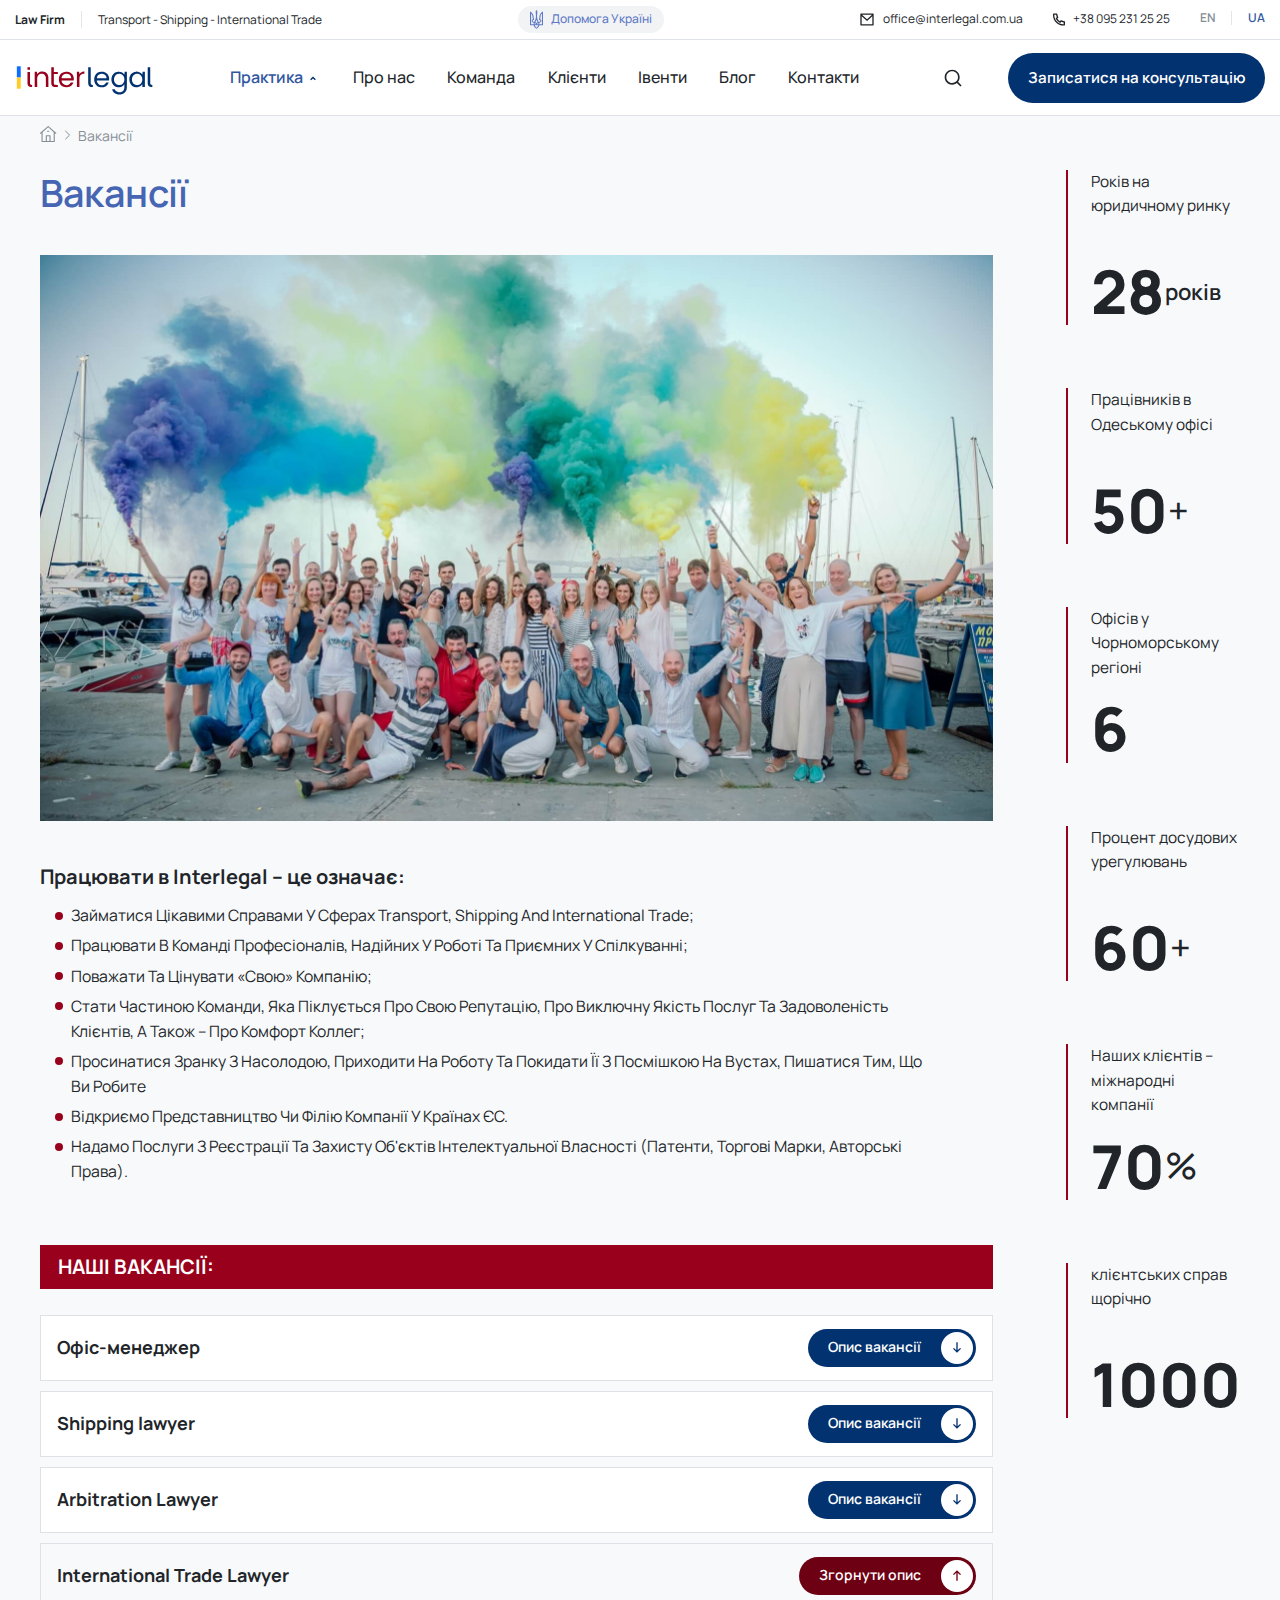
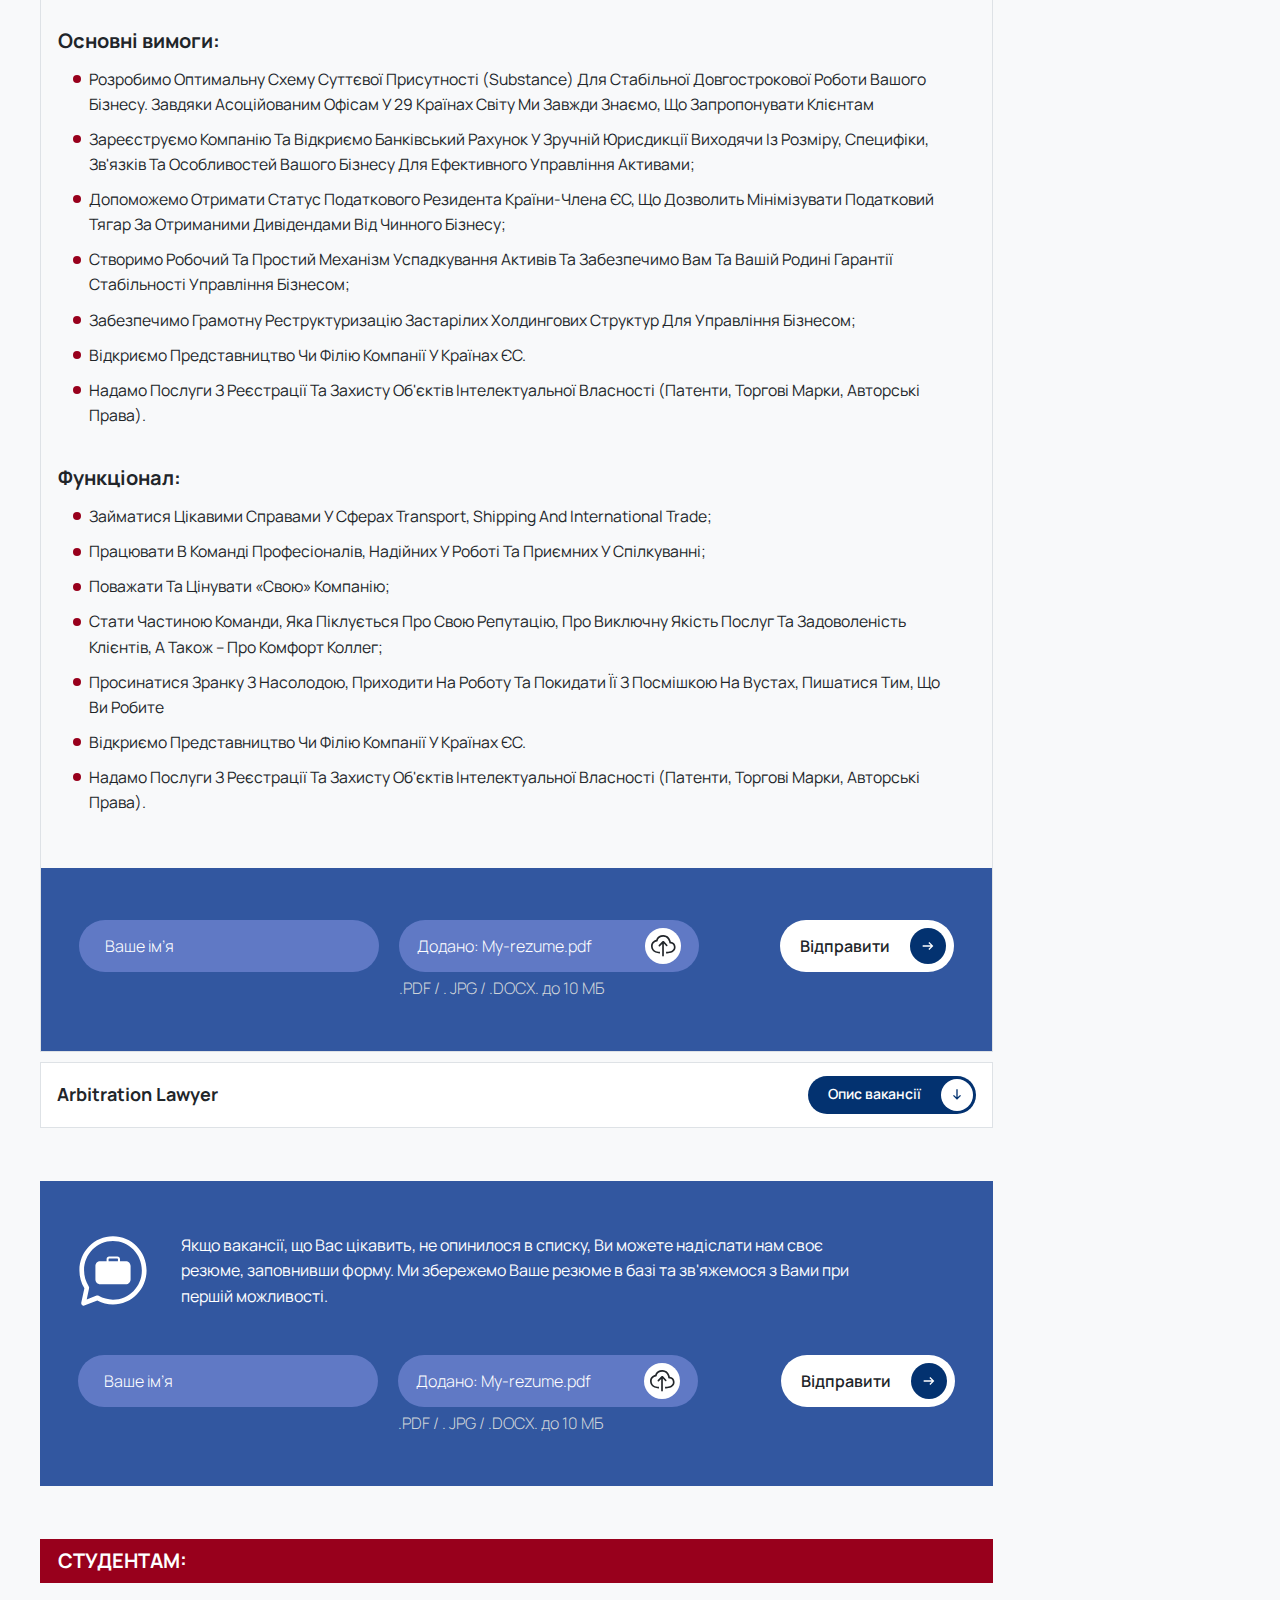
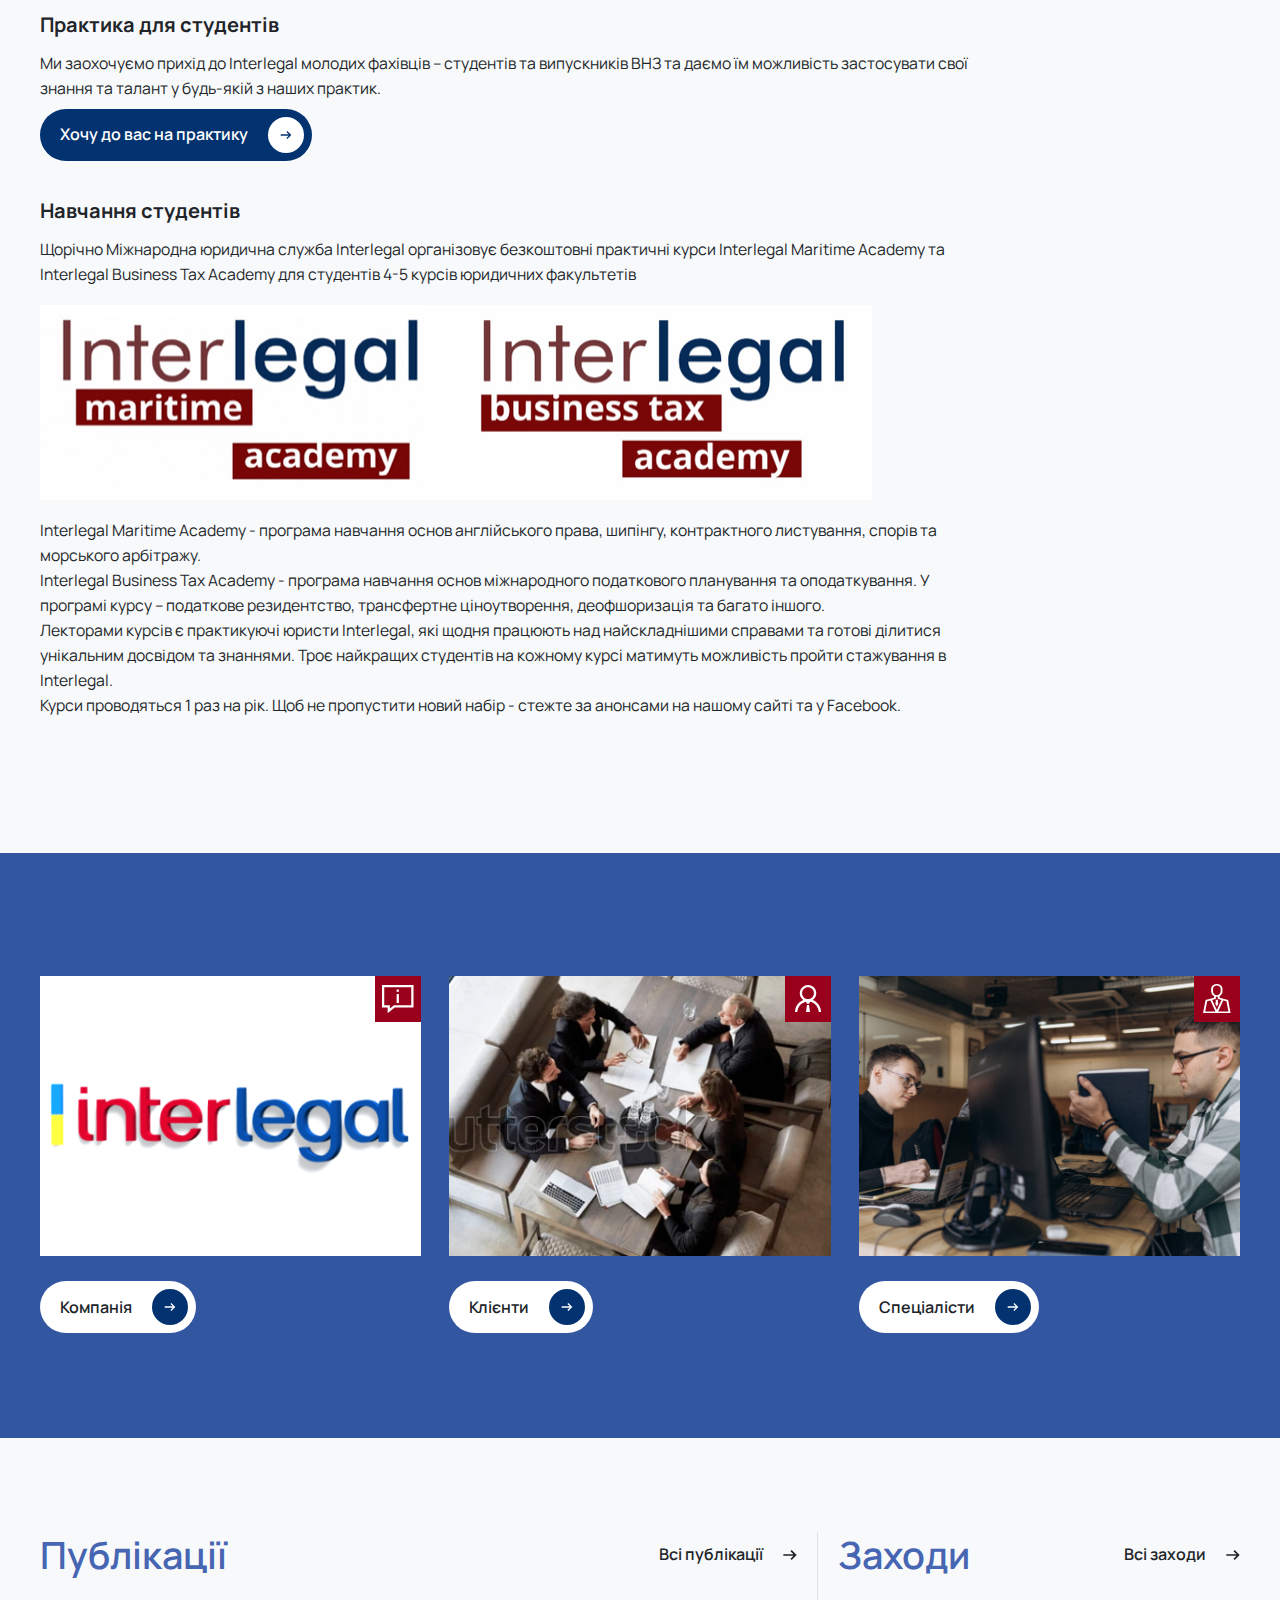
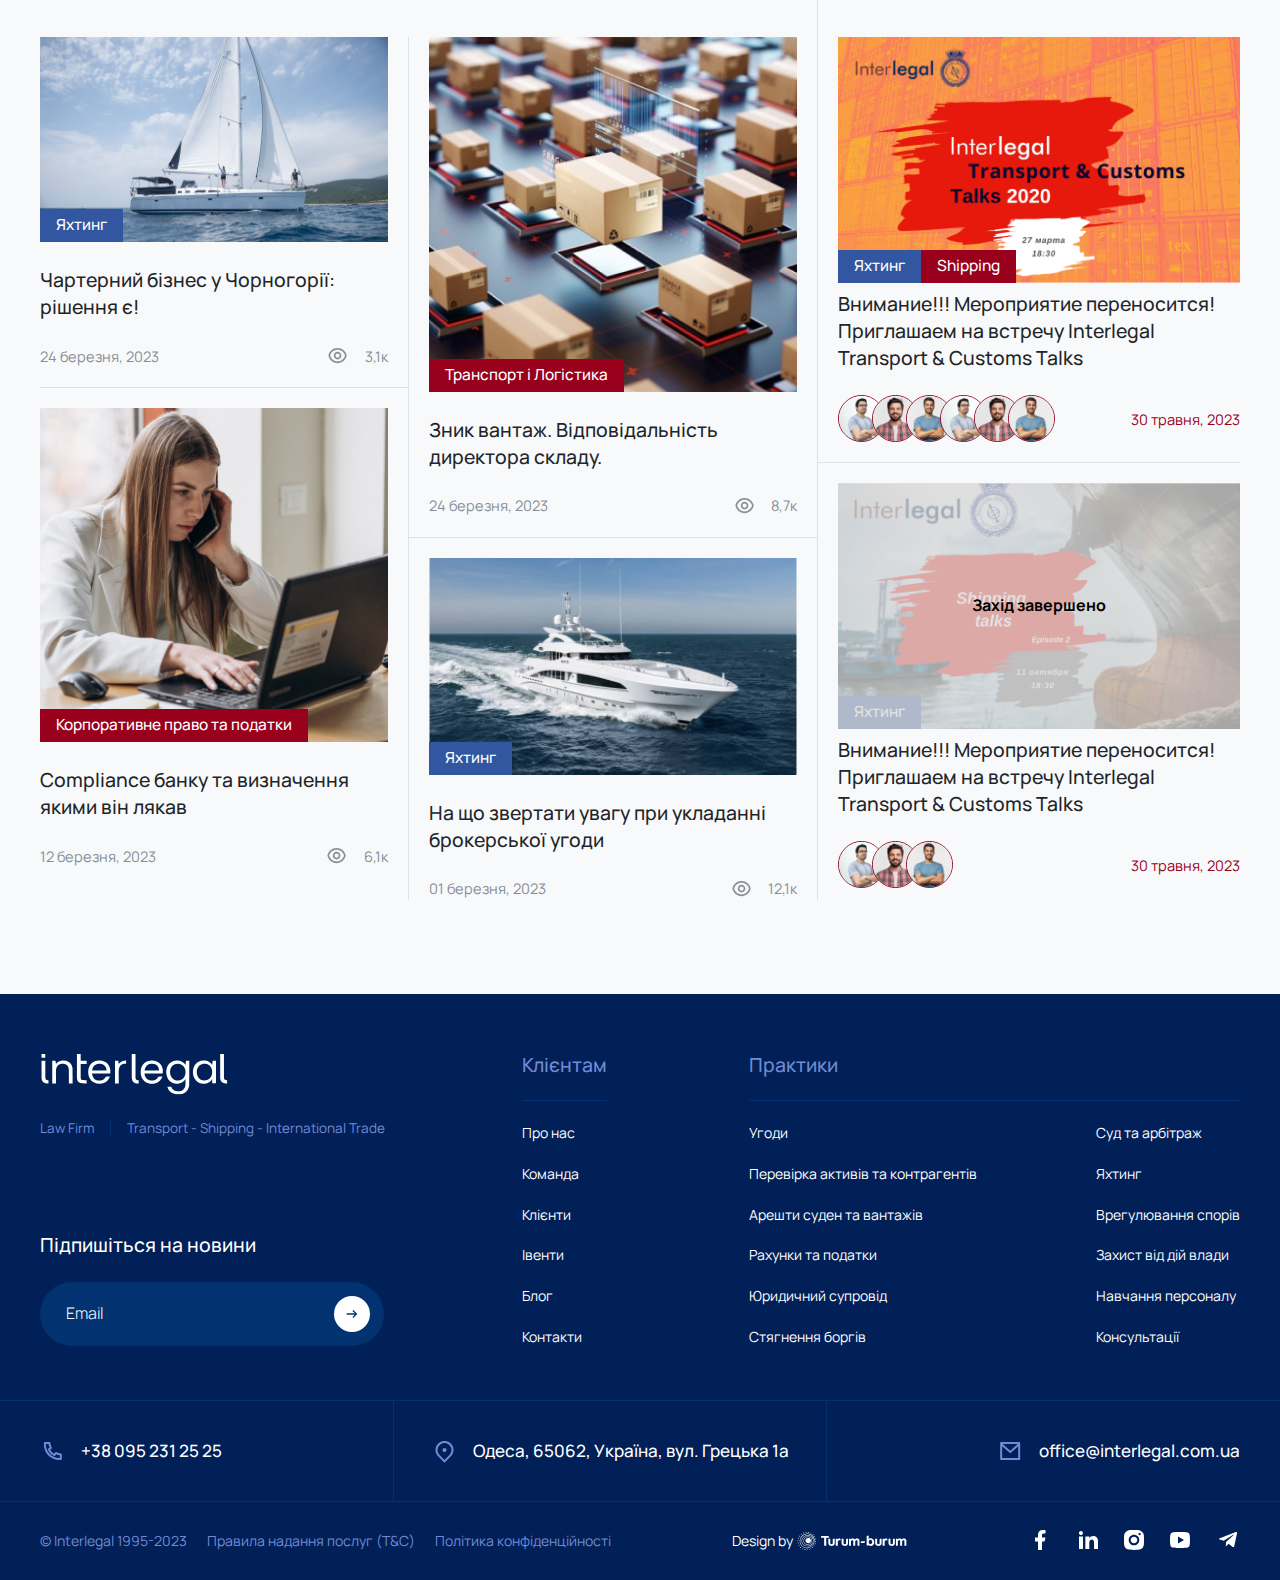
<file: vacancies.html>
<!DOCTYPE html>
<html lang="ru">

<head>
	<title>Вакансии</title>
	<meta charset="UTF-8">
	<meta name="format-detection" content="telephone=no">
	<!-- <style>body{opacity: 0;}</style> -->
	<link rel="stylesheet" href="css/style.min.css?_v=20230910145508">
	<link rel="shortcut icon" href="favicon.ico">
	<!-- <meta name="robots" content="noindex, nofollow"> -->
	<meta name="viewport" content="width=device-width, initial-scale=1.0">
	<script src="https://ajax.googleapis.com/ajax/libs/jquery/2.2.0/jquery.min.js?_v=20230910145508"></script>
</head>

<body>
	<div class="wrapper">
		<header class="header">
			<div class="header__top">
				<div class="header__container">
					<div class="header__top-content">

						<a class="tel-mb" href="#">
							<svg width="12" height="13" viewBox="0 0 12 13" fill="none" xmlns="http://www.w3.org/2000/svg">
								<path d="M4.244 5.62133C4.86956 6.72032 5.77968 7.63044 6.87867 8.256L7.468 7.43067C7.56277 7.29796 7.7029 7.20459 7.86187 7.16822C8.02084 7.13186 8.18762 7.15502 8.33067 7.23333C9.27355 7.74862 10.3148 8.05852 11.386 8.14267C11.5532 8.15592 11.7092 8.23169 11.823 8.35488C11.9368 8.47807 12 8.63963 12 8.80733V11.782C12 11.9471 11.9388 12.1063 11.8282 12.2288C11.7177 12.3513 11.5655 12.4285 11.4013 12.4453C11.048 12.482 10.692 12.5 10.3333 12.5C4.62667 12.5 0 7.87333 0 2.16667C0 1.808 0.018 1.452 0.0546667 1.09867C0.0715031 0.934465 0.148656 0.782347 0.271193 0.671756C0.39373 0.561165 0.552937 0.499964 0.718 0.5H3.69267C3.86037 0.499979 4.02193 0.563168 4.14512 0.676967C4.26831 0.790767 4.34408 0.946816 4.35733 1.114C4.44148 2.18519 4.75138 3.22645 5.26667 4.16933C5.34498 4.31238 5.36814 4.47916 5.33178 4.63813C5.29541 4.7971 5.20204 4.93723 5.06933 5.032L4.244 5.62133ZM2.56267 5.18333L3.82933 4.27867C3.46986 3.50273 3.22357 2.67923 3.098 1.83333H1.34C1.336 1.944 1.334 2.05533 1.334 2.16667C1.33333 7.13733 5.36267 11.1667 10.3333 11.1667C10.4447 11.1667 10.556 11.1647 10.6667 11.16V9.402C9.82077 9.27643 8.99727 9.03014 8.22133 8.67067L7.31667 9.93733C6.95244 9.79581 6.59867 9.62873 6.258 9.43733L6.21933 9.41533C4.91172 8.67115 3.82885 7.58828 3.08467 6.28067L3.06267 6.242C2.87127 5.90133 2.70419 5.54756 2.56267 5.18333Z" fill="#212529" />
							</svg>

							+38 095 231 25 25
						</a>

						<div data-da=".menu-mb__header , 991,98" class="header__top-info">
							<h5><b>Law Firm</b></h5>
							<p>Transport - Shipping - International Trade</p>
						</div>

						<div data-da=".menu-mb__main, 650" class="header__top-help">
							<a href="#" class="btn-help">
								<svg width="13" height="19" viewBox="0 0 13 19" fill="none" xmlns="http://www.w3.org/2000/svg">
									<path fill-rule="evenodd" clip-rule="evenodd" d="M5.85352 18.3398C4.72363 17.5898 3.90918 16.4658 3.63428 15.1621H0V1.43652C1.94434 2.29395 3.34937 4.16797 3.50195 6.11328L4.05176 9.96875L3.78711 9.94141C3.20679 9.94141 2.69775 10.4238 2.69775 10.8965C2.69775 11.3428 3.08447 11.7178 3.59351 11.8154L4.25537 11.9492C5.34448 10.1377 5.96558 8.3623 5.96558 6.62207C5.96558 5.76758 5.89624 4.91309 5.82642 4.05273C5.76807 3.33203 5.70923 2.60645 5.69067 1.87402C5.69067 1.16016 6.00635 0.508789 6.50513 0C6.69629 0.191406 6.85864 0.402344 6.98682 0.628906C7.07397 0.782227 7.14526 0.943359 7.19922 1.11035C7.27783 1.35352 7.31958 1.60938 7.31958 1.87402C7.31958 2.29785 7.30029 2.71973 7.27197 3.13965C7.24658 3.51953 7.21362 3.89746 7.18091 4.27441C7.11255 5.05957 7.04468 5.84082 7.04468 6.62207C7.04468 8.3623 7.66553 10.1377 8.75488 11.9492L9.4165 11.8154C9.7019 11.7607 9.94873 11.6162 10.1108 11.4229C10.2378 11.2705 10.3125 11.0889 10.3125 10.8965C10.3125 10.415 9.80347 9.94141 9.22314 9.94141L8.94824 9.97754L9.49805 6.12207C9.77295 4.17676 11.0557 2.29395 13 1.44531V15.1719H9.37598C9.10107 16.4658 8.32739 17.6348 7.15674 18.3486C6.88184 18.5186 6.64771 18.7236 6.49487 19C6.35229 18.7236 6.11816 18.5186 5.85352 18.3398ZM4.79492 13.0479C4.68286 13.4219 4.60132 13.7969 4.60132 14.208H5.96558C5.96558 13.6279 5.45654 13.1191 4.79492 13.0479ZM5.33447 12.1992C5.80273 12.2979 6.18945 12.5742 6.50513 12.8867C6.82056 12.5742 7.20752 12.2979 7.67578 12.1992C7.20752 11.4502 6.78003 10.665 6.50513 9.84375C6.23022 10.665 5.80273 11.4502 5.33447 12.1992ZM8.22559 13.0479C7.56372 13.1191 7.05493 13.6279 7.05493 14.208H8.41895C8.41895 14.0029 8.39868 13.8066 8.3645 13.6152C8.33008 13.4229 8.28174 13.2354 8.22559 13.0479ZM4.875 15.5557C4.82788 15.4297 4.7876 15.3018 4.75415 15.1719H5.96558H7.05493H8.26636C8.14111 15.6562 7.91821 16.1104 7.61694 16.5303C7.45215 16.7607 7.26367 16.9805 7.05493 17.1885L6.49487 17.7529L5.96558 17.1885C5.64355 16.8721 5.37012 16.5234 5.15649 16.1514C5.04614 15.959 4.95166 15.7598 4.875 15.5557ZM1.72046 10.4238C1.87305 9.91504 2.30078 9.46875 2.85034 9.19238L2.42285 6.01465C2.27026 5.02441 1.802 4.14062 1.09937 3.41797V10.415V11.3701V14.208H3.55298C3.55298 13.7256 3.63428 13.2881 3.74634 12.8418L3.2373 12.7354C2.49414 12.5303 1.91382 12.0215 1.72046 11.3701C1.62793 11.0615 1.62793 10.7314 1.72046 10.4238ZM11.9209 11.3701V14.208H9.46753C9.46753 13.7256 9.38599 13.2881 9.27417 12.8418L9.78296 12.7354C10.5161 12.5303 11.1064 12.0215 11.2998 11.3701C11.3162 11.2959 11.3286 11.2207 11.3372 11.1455C11.3486 11.0439 11.353 10.9414 11.3503 10.8398C11.3467 10.7002 11.3298 10.5605 11.2998 10.4238C11.238 10.2139 11.1309 10.0166 10.9888 9.83887C10.7805 9.57812 10.4968 9.35645 10.1699 9.19238L10.5974 6.01465C10.6655 5.41309 10.8799 4.84766 11.1951 4.33594C11.3989 4.00586 11.645 3.69824 11.9209 3.41797V10.4238V11.3701Z" fill="#6079C5" />
								</svg>

								Допомога Україні
							</a>
						</div>

						<div class="header__top-connection-language">
							<div data-da=".menu-mb__footer , 650,98" class="header__top-connection">
								<ul>
									<li>
										<a href="#">
											<svg width="16" height="17" viewBox="0 0 16 17" fill="none" xmlns="http://www.w3.org/2000/svg">
												<g clip-path="url(#clip0_1307_9257)">
													<path d="M2.00065 2.5H14.0007C14.1775 2.5 14.347 2.57024 14.4721 2.69526C14.5971 2.82029 14.6673 2.98986 14.6673 3.16667V13.8333C14.6673 14.0101 14.5971 14.1797 14.4721 14.3047C14.347 14.4298 14.1775 14.5 14.0007 14.5H2.00065C1.82384 14.5 1.65427 14.4298 1.52925 14.3047C1.40422 14.1797 1.33398 14.0101 1.33398 13.8333V3.16667C1.33398 2.98986 1.40422 2.82029 1.52925 2.69526C1.65427 2.57024 1.82384 2.5 2.00065 2.5ZM13.334 5.32533L8.04865 10.0587L2.66732 5.31067V13.1667H13.334V5.32533ZM3.00798 3.83333L8.04132 8.27467L13.002 3.83333H3.00798Z" fill="#212529" />
												</g>
												<defs>
													<clipPath id="clip0_1307_9257">
														<rect width="16" height="16" fill="white" transform="translate(0 0.5)" />
													</clipPath>
												</defs>
											</svg>

											office@interlegal.com.ua
										</a>

									</li>
									<li>
										<a href="#">
											<svg width="12" height="13" viewBox="0 0 12 13" fill="none" xmlns="http://www.w3.org/2000/svg">
												<path d="M4.244 5.62133C4.86956 6.72032 5.77968 7.63044 6.87867 8.256L7.468 7.43067C7.56277 7.29796 7.7029 7.20459 7.86187 7.16822C8.02084 7.13186 8.18762 7.15502 8.33067 7.23333C9.27355 7.74862 10.3148 8.05852 11.386 8.14267C11.5532 8.15592 11.7092 8.23169 11.823 8.35488C11.9368 8.47807 12 8.63963 12 8.80733V11.782C12 11.9471 11.9388 12.1063 11.8282 12.2288C11.7177 12.3513 11.5655 12.4285 11.4013 12.4453C11.048 12.482 10.692 12.5 10.3333 12.5C4.62667 12.5 0 7.87333 0 2.16667C0 1.808 0.018 1.452 0.0546667 1.09867C0.0715031 0.934465 0.148656 0.782347 0.271193 0.671756C0.39373 0.561165 0.552937 0.499964 0.718 0.5H3.69267C3.86037 0.499979 4.02193 0.563168 4.14512 0.676967C4.26831 0.790767 4.34408 0.946816 4.35733 1.114C4.44148 2.18519 4.75138 3.22645 5.26667 4.16933C5.34498 4.31238 5.36814 4.47916 5.33178 4.63813C5.29541 4.7971 5.20204 4.93723 5.06933 5.032L4.244 5.62133ZM2.56267 5.18333L3.82933 4.27867C3.46986 3.50273 3.22357 2.67923 3.098 1.83333H1.34C1.336 1.944 1.334 2.05533 1.334 2.16667C1.33333 7.13733 5.36267 11.1667 10.3333 11.1667C10.4447 11.1667 10.556 11.1647 10.6667 11.16V9.402C9.82077 9.27643 8.99727 9.03014 8.22133 8.67067L7.31667 9.93733C6.95244 9.79581 6.59867 9.62873 6.258 9.43733L6.21933 9.41533C4.91172 8.67115 3.82885 7.58828 3.08467 6.28067L3.06267 6.242C2.87127 5.90133 2.70419 5.54756 2.56267 5.18333Z" fill="#212529" />
											</svg>

											+38 095 231 25 25
										</a>

									</li>
								</ul>



							</div>
							<div data-da=".menu-mb__footer , 650,98" class="header__top-language">
								<nav class="cpel-switcher__nav">
									<ul class="cpel-switcher__list">
										<li class="cpel-switcher__lang ">
											<a href="#"><span>EN</span></a>
										</li>
										<li class="cpel-switcher__lang active">
											<a href="#"><span>UA</span></a>
										</li>
									</ul>
								</nav>
							</div>

						</div>




						<a class="btn-consultation btn-consultation-mb" href="#">Записатися на консультацію</a>


					</div>
				</div>
			</div>

			<div class="header__container">

				<div class="header__menu">
					<nav id="main-navigation" class="main-navigation">

						<div class="burger">
							<span></span>
						</div>

						<div class="menu-mb">
							<div class="menu-mb__wrap">
								<div class="menu-mb__header">
									<div class="menu-mb__header-logo">
										<div class="logo ">
											<a href="#">
												<svg width="140" height="38" viewBox="0 0 140 38" fill="none" xmlns="http://www.w3.org/2000/svg">
													<path d="M10.9336 9.8188V11.0918H12.216H13.4985V9.8188V8.5458H12.216H10.9336V9.8188Z" fill="#98001C" />
													<path d="M35.3848 16.6819C35.3848 22.0596 35.3905 24.8984 35.399 25.0526C35.4745 26.2619 35.798 27.1417 36.3822 27.7273C36.9194 28.2662 37.7502 28.6283 38.7262 28.7513C39.1466 28.8037 39.1979 28.8051 40.6471 28.8107L42.0962 28.8164V27.7202V26.624L40.8822 26.6184C39.5798 26.6141 39.5769 26.6127 39.2492 26.5363C38.4954 26.3623 38.1662 25.9663 38.018 25.0596C38.0066 24.9875 38.0009 23.6565 37.9967 20.1614L37.9924 15.3622L40.0443 15.3721L42.0962 15.382V14.3127V13.242H40.0443H37.9924V10.894V8.54601H36.6886H35.3848V16.6819Z" fill="#98001C" />
													<path d="M73.2754 16.5131C73.2768 21.0379 73.2825 24.6164 73.2896 24.8343C73.3025 25.2331 73.3267 25.492 73.3766 25.789C73.5362 26.7466 73.9109 27.4736 74.478 27.9277C74.8813 28.2502 75.3358 28.4722 75.9172 28.6306C76.4544 28.7763 76.9161 28.8301 77.6471 28.8301H78.0632V27.741V26.6518H77.9734C77.563 26.6518 77.0714 26.5656 76.7864 26.4439C76.2863 26.2303 76.0155 25.7989 75.9158 25.0662C75.8916 24.8866 75.8901 24.4623 75.8859 16.7253L75.883 8.57524H74.5792H73.2754V16.5131Z" fill="#033270" />
													<path d="M134.395 16.8517C134.398 24.5689 134.401 25.146 134.423 25.3497C134.529 26.2917 134.761 26.9636 135.169 27.4996C135.277 27.6425 135.509 27.8745 135.653 27.9834C136.222 28.4148 136.981 28.6906 137.896 28.7953C138.02 28.8094 138.281 28.8193 138.634 28.825L139.178 28.832V27.7443V26.6552L138.962 26.6453C137.709 26.5887 137.206 26.1941 137.031 25.129C137.007 24.9819 137.005 24.5689 137.003 16.7739L136.998 8.57437H135.694H134.391L134.395 16.8517Z" fill="#033270" />
													<path d="M25.4813 12.9619C24.357 13.0397 23.2142 13.4216 22.3393 14.0086C21.8121 14.3622 21.3875 14.7837 21.0198 15.3198C20.9415 15.4315 20.9386 15.4358 20.9301 15.3976C20.9258 15.3764 20.8517 14.8969 20.7648 14.3325C20.6793 13.7681 20.6052 13.2858 20.6009 13.2604L20.5923 13.2151H19.4609H18.3281V21.0157V28.8164H19.6319H20.9358L20.94 24.2223C20.9443 19.4089 20.9429 19.5716 21.0084 19.0921C21.1125 18.317 21.349 17.6154 21.6853 17.0765C21.8905 16.747 22.2382 16.3552 22.5317 16.1232C23.1743 15.6154 23.9295 15.324 24.8615 15.2208C25.1208 15.1925 25.8475 15.1967 26.1083 15.2293C27.1428 15.3537 27.9265 15.7116 28.5734 16.3552C29.2089 16.9846 29.588 17.7936 29.749 18.8545C29.8231 19.3481 29.8188 19.0582 29.8231 24.1247L29.8274 28.8164H31.1169H32.4065L32.4022 23.8475C32.3979 18.4259 32.4036 18.8347 32.3196 18.2293C32.1172 16.7569 31.5444 15.5419 30.6453 14.672C29.5637 13.6267 28.2172 13.068 26.5144 12.9605C26.255 12.9449 25.7235 12.9449 25.4813 12.9619Z" fill="#98001C" />
													<path d="M68.8569 12.9619C68.267 13.0058 67.6585 13.1302 67.1113 13.3198C65.9244 13.7314 65.0452 14.3721 64.4182 15.2788C64.3555 15.3679 64.3042 15.4344 64.3028 15.4273C64.2999 15.4202 64.2244 14.928 64.1332 14.3325C64.042 13.737 63.9651 13.242 63.9622 13.2321C63.9565 13.2179 63.7228 13.2151 62.8266 13.2179L61.6966 13.2222L61.6923 21.0186L61.6895 28.8164H62.9933H64.2971V24.5759C64.2971 20.3736 64.3042 19.747 64.347 19.3326C64.4538 18.2944 64.7559 17.4485 65.2489 16.7936C65.4 16.5928 65.7078 16.2788 65.9073 16.1189C66.2906 15.8134 66.6796 15.6041 67.1683 15.4428C67.7255 15.259 68.2741 15.1854 68.9965 15.1981L69.3699 15.2052V14.0751V12.9463L69.196 12.9478C69.0991 12.9492 68.9467 12.9562 68.8569 12.9619Z" fill="#98001C" />
													<path d="M104.317 12.9676C103.385 13.0044 102.545 13.1769 101.732 13.4994C100.002 14.1826 98.6837 15.4429 97.8986 17.1628C97.4697 18.1006 97.2389 19.0256 97.1391 20.194C97.112 20.5122 97.1163 21.4967 97.1462 21.8361C97.2602 23.119 97.5566 24.1587 98.101 25.1742C98.7308 26.3525 99.5017 27.2082 100.545 27.8871C101.579 28.5618 102.681 28.9267 103.987 29.0272C104.225 29.0456 104.931 29.0456 105.186 29.0272C106.571 28.9253 107.621 28.542 108.72 27.733C109.394 27.2365 109.954 26.6325 110.338 25.9861L110.401 25.88L110.405 27.5986C110.41 29.3341 110.404 29.6467 110.357 30.0244C110.257 30.8362 110.023 31.5378 109.664 32.1121C109.352 32.61 108.831 33.1361 108.326 33.4629C107.728 33.8504 107.065 34.081 106.254 34.1856C105.969 34.2224 105.07 34.2224 104.758 34.1856C103.554 34.0428 102.588 33.6538 101.787 32.9862C101.202 32.4982 100.778 31.8815 100.553 31.1884L100.513 31.064H99.2181H97.9243L97.9342 31.1177C98.0582 31.8278 98.2221 32.3426 98.4985 32.8928C98.9602 33.8108 99.6413 34.5492 100.597 35.1701C101.539 35.7797 102.599 36.1602 103.866 36.3398C104.82 36.4756 105.85 36.4869 106.753 36.3752C108.869 36.1107 110.642 35.0923 111.75 33.5025C112.55 32.3568 112.986 30.972 113.027 29.4444C113.033 29.2577 113.036 25.5193 113.033 21.1374L113.03 13.1713H111.904C111.284 13.1713 110.779 13.1727 110.779 13.1755C110.779 13.1812 110.438 16.0129 110.434 16.0482C110.431 16.0666 110.395 16.0185 110.331 15.9139C109.767 14.9832 108.863 14.1925 107.742 13.6451C106.843 13.2066 105.885 12.9916 104.723 12.969C104.562 12.9662 104.379 12.9647 104.317 12.9676ZM105.599 15.2378C106.529 15.3127 107.468 15.6649 108.222 16.2194C109.375 17.068 110.14 18.4075 110.358 19.9606C110.421 20.4104 110.444 21.1614 110.407 21.6169C110.338 22.4783 110.154 23.1756 109.817 23.8574C109.499 24.4953 109.203 24.9083 108.74 25.3567C107.939 26.1304 106.938 26.6014 105.763 26.7598C105.522 26.7923 104.706 26.7966 104.466 26.7669C103.776 26.682 103.228 26.5165 102.648 26.2209C101.673 25.7216 100.934 24.9621 100.415 23.9281C99.922 22.9436 99.6997 21.7343 99.7781 20.4698C99.8536 19.2633 100.18 18.2859 100.815 17.3651C101.286 16.6833 101.923 16.1303 102.649 15.7752C103.57 15.324 104.526 15.1501 105.599 15.2378Z" fill="#033270" />
													<path d="M122.641 12.9732C121.546 13.0269 120.532 13.2914 119.573 13.7723C119.075 14.0227 118.652 14.2985 118.225 14.6549C118.038 14.8091 117.573 15.2745 117.417 15.4626C116.325 16.7738 115.71 18.3877 115.581 20.2774C115.561 20.5631 115.561 21.3863 115.581 21.6649C115.654 22.713 115.862 23.6395 116.215 24.4797C116.327 24.7456 116.557 25.2081 116.714 25.4769C117.207 26.3255 117.838 27.0441 118.591 27.6098C119.707 28.4486 121.009 28.9295 122.441 29.0285C122.753 29.0497 123.577 29.037 123.86 29.0073C124.962 28.8899 125.849 28.5971 126.72 28.0653C127.618 27.5165 128.299 26.846 128.805 26.0115L128.876 25.8941V27.3397V28.7867H130.187H131.498V20.9931V13.1995H130.358C129.402 13.1995 129.218 13.2023 129.218 13.2193C129.218 13.2433 128.893 15.9463 128.882 16.0185L128.873 16.0722L128.799 15.9463C128.44 15.3452 127.92 14.778 127.293 14.3098C126.318 13.5814 125.325 13.1839 124.102 13.0312C123.656 12.976 123.074 12.952 122.641 12.9732ZM124.105 15.2448C124.886 15.3212 125.603 15.5574 126.278 15.9605C127.341 16.5942 128.145 17.6253 128.553 18.8785C128.858 19.8134 128.95 20.8827 128.818 21.9407C128.728 22.6635 128.531 23.3184 128.222 23.9351C127.936 24.5023 127.658 24.8913 127.246 25.3015C126.522 26.0186 125.594 26.5052 124.578 26.6989C124.188 26.7739 124.058 26.7838 123.533 26.7838C123.144 26.7838 123.002 26.7796 122.857 26.7598C121.216 26.5391 119.917 25.7046 119.085 24.3382C118.609 23.556 118.33 22.6593 118.239 21.6239C118.213 21.3283 118.209 20.655 118.232 20.3608C118.276 19.7851 118.391 19.208 118.554 18.7427C118.753 18.1698 119.1 17.5461 119.476 17.0779C119.654 16.8572 120.024 16.4867 120.234 16.3197C121.283 15.4895 122.673 15.1033 124.105 15.2448Z" fill="#033270" />
													<path d="M50.4684 12.9957C48.7399 13.1032 47.3934 13.5501 46.1978 14.4143C45.8074 14.6958 45.3172 15.1456 45.0337 15.4837C43.9464 16.7793 43.3366 18.396 43.2083 20.314C43.1884 20.6096 43.1884 21.4144 43.2083 21.6931C43.3223 23.3168 43.7441 24.6252 44.5421 25.8346C44.8213 26.2575 45.0522 26.5418 45.4027 26.8968C45.9698 27.4697 46.5555 27.8883 47.3193 28.2632C48.4777 28.8318 49.7516 29.0963 51.1666 29.0637C53.3681 29.0128 55.0695 28.3466 56.4175 27.0043C57.157 26.2688 57.6971 25.4017 58.0391 24.4003C58.0775 24.2886 58.1132 24.1797 58.1189 24.157L58.1274 24.1188L56.7153 24.1217L55.3032 24.1259L55.2547 24.2461C55.1863 24.4173 55.0282 24.7242 54.9213 24.8911C54.3841 25.7455 53.5206 26.3961 52.5616 26.6705C52.0016 26.8303 51.5214 26.8855 50.8189 26.8728C50.3572 26.8643 50.1321 26.8416 49.7588 26.7638C48.6245 26.5305 47.59 25.8926 46.8932 24.9972C46.4016 24.3678 46.0682 23.5587 45.9299 22.662C45.9057 22.5035 45.8587 22.0764 45.8587 22.0085C45.8587 21.9844 46.0511 21.983 52.1341 21.983H58.4081L58.4252 21.8515C58.5264 21.0665 58.5406 20.222 58.4623 19.4795C58.2955 17.9024 57.6615 16.4412 56.6583 15.3252C56.2992 14.9264 55.8817 14.5699 55.4001 14.2531C55.1023 14.0579 54.9455 13.9674 54.6221 13.8061C53.76 13.3776 52.8523 13.1244 51.8007 13.0225C51.577 12.9999 50.6835 12.9829 50.4684 12.9957ZM51.3034 15.1654C52.0985 15.2262 52.7753 15.4101 53.4451 15.7496C53.8597 15.9589 54.1704 16.1852 54.5166 16.5289C54.8843 16.8953 55.1222 17.2206 55.3345 17.6463C55.5169 18.0155 55.6224 18.3168 55.7036 18.7043C55.772 19.0339 55.819 19.4597 55.819 19.751V19.8614H50.8588H45.9L45.9072 19.8005C45.9114 19.768 45.9257 19.6633 45.9371 19.5686C46.0724 18.478 46.4757 17.5233 47.1098 16.792C47.9491 15.8231 49.1361 15.2503 50.4826 15.1612C50.655 15.1499 51.1267 15.1527 51.3034 15.1654Z" fill="#98001C" />
													<path d="M86.6336 13.0026C85.3811 13.0775 84.1855 13.4043 83.228 13.9347C82.2163 14.4948 81.4425 15.2006 80.817 16.1342C79.8908 17.5189 79.4234 19.2657 79.4633 21.2049C79.479 21.9348 79.5402 22.4893 79.6799 23.1357C80.0147 24.6816 80.8213 26.1315 81.8942 27.1145C82.9857 28.1131 84.4135 28.7708 85.9567 28.983C86.9442 29.1188 88.107 29.0876 89.0702 28.8981C90.0235 28.71 90.8443 28.3832 91.5995 27.8896C92.7936 27.1102 93.6699 26.0466 94.1843 24.7524C94.2613 24.5586 94.3924 24.1724 94.3924 24.1413C94.3924 24.1201 94.2556 24.1187 92.9874 24.1215L91.581 24.1258L91.4798 24.3521C91.1435 25.0989 90.6562 25.6703 89.9622 26.1329C89.3524 26.5388 88.7111 26.7595 87.8733 26.8514C87.604 26.8811 86.7433 26.8769 86.4911 26.8443C85.8442 26.7609 85.3112 26.601 84.7712 26.3295C83.8621 25.8712 83.124 25.1413 82.6808 24.2601C82.3787 23.6576 82.2049 23.0296 82.1308 22.2601C82.1194 22.1356 82.1094 22.0239 82.1094 22.0083C82.1094 21.9843 82.3018 21.9829 88.3848 21.9829H94.6588L94.6902 21.7594C94.7614 21.2375 94.7685 21.1031 94.7685 20.427C94.7685 19.7368 94.76 19.5925 94.683 19.0974C94.4422 17.5387 93.7383 16.1172 92.6981 15.0832C91.8745 14.2657 90.8058 13.6518 89.6046 13.3053C89.0317 13.1412 88.4333 13.0408 87.7806 13.0012C87.5099 12.9856 86.9243 12.9856 86.6336 13.0026ZM87.5669 15.1653C88.268 15.2176 88.8935 15.3718 89.4991 15.6419C90.6519 16.1554 91.5339 17.1554 91.883 18.3393C92.0084 18.7636 92.084 19.2686 92.084 19.6802V19.8612H87.1323H82.1806V19.8202C82.1806 19.7962 82.1906 19.7028 82.202 19.6109C82.3702 18.328 82.8318 17.3237 83.6099 16.5472C84.4221 15.7367 85.4879 15.2586 86.6891 15.1667C86.9043 15.1497 87.3489 15.1497 87.5669 15.1653Z" fill="#033270" />
													<path d="M10.9379 19.1855C10.9421 24.6877 10.9436 25.1474 10.9664 25.3497C11.0704 26.2903 11.3041 26.9636 11.7116 27.4996C11.8199 27.6425 12.0522 27.8745 12.1961 27.9834C12.7646 28.4148 13.5241 28.6906 14.4389 28.7953C14.5629 28.8094 14.8237 28.8193 15.1771 28.825L15.7214 28.832V27.7443V26.6552L15.5048 26.6453C14.2523 26.5887 13.7493 26.1927 13.574 25.129C13.5512 24.9833 13.5484 24.6566 13.5455 19.1077L13.5412 13.242H12.2374H10.9336L10.9379 19.1855Z" fill="#98001C" />
													<rect y="7.5" width="4" height="11.5" fill="#0D6EFF" />
													<rect y="19" width="4" height="11.5" fill="#FFCD29" />
												</svg>
											</a>

										</div>

										<button name="close-menu" class="btn-close-menu">
											<svg width="14" height="14" viewBox="0 0 14 14" fill="none" xmlns="http://www.w3.org/2000/svg">
												<path d="M7.0007 5.80134L11.9504 0.851562L13.3646 2.26577L8.4149 7.21554L13.3646 12.1652L11.9504 13.5794L7.0007 8.62974L2.05093 13.5794L0.636719 12.1652L5.5865 7.21554L0.636719 2.26577L2.05093 0.851562L7.0007 5.80134Z" fill="#033270" />
											</svg>
										</button>
									</div>

								</div>
								<div class="menu-mb__main"></div>
								<div class="menu-mb__footer"></div>
							</div>

						</div>

						<div class="menu-main-menu-container">

							<div data-da=".block-menu, 767.98" class="block-logo-mb">

								<div class="logo">
									<a href="#">
										<svg width="140" height="38" viewBox="0 0 140 38" fill="none" xmlns="http://www.w3.org/2000/svg">
											<path d="M10.9336 9.8188V11.0918H12.216H13.4985V9.8188V8.5458H12.216H10.9336V9.8188Z" fill="#98001C" />
											<path d="M35.3848 16.6819C35.3848 22.0596 35.3905 24.8984 35.399 25.0526C35.4745 26.2619 35.798 27.1417 36.3822 27.7273C36.9194 28.2662 37.7502 28.6283 38.7262 28.7513C39.1466 28.8037 39.1979 28.8051 40.6471 28.8107L42.0962 28.8164V27.7202V26.624L40.8822 26.6184C39.5798 26.6141 39.5769 26.6127 39.2492 26.5363C38.4954 26.3623 38.1662 25.9663 38.018 25.0596C38.0066 24.9875 38.0009 23.6565 37.9967 20.1614L37.9924 15.3622L40.0443 15.3721L42.0962 15.382V14.3127V13.242H40.0443H37.9924V10.894V8.54601H36.6886H35.3848V16.6819Z" fill="#98001C" />
											<path d="M73.2754 16.5131C73.2768 21.0379 73.2825 24.6164 73.2896 24.8343C73.3025 25.2331 73.3267 25.492 73.3766 25.789C73.5362 26.7466 73.9109 27.4736 74.478 27.9277C74.8813 28.2502 75.3358 28.4722 75.9172 28.6306C76.4544 28.7763 76.9161 28.8301 77.6471 28.8301H78.0632V27.741V26.6518H77.9734C77.563 26.6518 77.0714 26.5656 76.7864 26.4439C76.2863 26.2303 76.0155 25.7989 75.9158 25.0662C75.8916 24.8866 75.8901 24.4623 75.8859 16.7253L75.883 8.57524H74.5792H73.2754V16.5131Z" fill="#033270" />
											<path d="M134.395 16.8517C134.398 24.5689 134.401 25.146 134.423 25.3497C134.529 26.2917 134.761 26.9636 135.169 27.4996C135.277 27.6425 135.509 27.8745 135.653 27.9834C136.222 28.4148 136.981 28.6906 137.896 28.7953C138.02 28.8094 138.281 28.8193 138.634 28.825L139.178 28.832V27.7443V26.6552L138.962 26.6453C137.709 26.5887 137.206 26.1941 137.031 25.129C137.007 24.9819 137.005 24.5689 137.003 16.7739L136.998 8.57437H135.694H134.391L134.395 16.8517Z" fill="#033270" />
											<path d="M25.4813 12.9619C24.357 13.0397 23.2142 13.4216 22.3393 14.0086C21.8121 14.3622 21.3875 14.7837 21.0198 15.3198C20.9415 15.4315 20.9386 15.4358 20.9301 15.3976C20.9258 15.3764 20.8517 14.8969 20.7648 14.3325C20.6793 13.7681 20.6052 13.2858 20.6009 13.2604L20.5923 13.2151H19.4609H18.3281V21.0157V28.8164H19.6319H20.9358L20.94 24.2223C20.9443 19.4089 20.9429 19.5716 21.0084 19.0921C21.1125 18.317 21.349 17.6154 21.6853 17.0765C21.8905 16.747 22.2382 16.3552 22.5317 16.1232C23.1743 15.6154 23.9295 15.324 24.8615 15.2208C25.1208 15.1925 25.8475 15.1967 26.1083 15.2293C27.1428 15.3537 27.9265 15.7116 28.5734 16.3552C29.2089 16.9846 29.588 17.7936 29.749 18.8545C29.8231 19.3481 29.8188 19.0582 29.8231 24.1247L29.8274 28.8164H31.1169H32.4065L32.4022 23.8475C32.3979 18.4259 32.4036 18.8347 32.3196 18.2293C32.1172 16.7569 31.5444 15.5419 30.6453 14.672C29.5637 13.6267 28.2172 13.068 26.5144 12.9605C26.255 12.9449 25.7235 12.9449 25.4813 12.9619Z" fill="#98001C" />
											<path d="M68.8569 12.9619C68.267 13.0058 67.6585 13.1302 67.1113 13.3198C65.9244 13.7314 65.0452 14.3721 64.4182 15.2788C64.3555 15.3679 64.3042 15.4344 64.3028 15.4273C64.2999 15.4202 64.2244 14.928 64.1332 14.3325C64.042 13.737 63.9651 13.242 63.9622 13.2321C63.9565 13.2179 63.7228 13.2151 62.8266 13.2179L61.6966 13.2222L61.6923 21.0186L61.6895 28.8164H62.9933H64.2971V24.5759C64.2971 20.3736 64.3042 19.747 64.347 19.3326C64.4538 18.2944 64.7559 17.4485 65.2489 16.7936C65.4 16.5928 65.7078 16.2788 65.9073 16.1189C66.2906 15.8134 66.6796 15.6041 67.1683 15.4428C67.7255 15.259 68.2741 15.1854 68.9965 15.1981L69.3699 15.2052V14.0751V12.9463L69.196 12.9478C69.0991 12.9492 68.9467 12.9562 68.8569 12.9619Z" fill="#98001C" />
											<path d="M104.317 12.9676C103.385 13.0044 102.545 13.1769 101.732 13.4994C100.002 14.1826 98.6837 15.4429 97.8986 17.1628C97.4697 18.1006 97.2389 19.0256 97.1391 20.194C97.112 20.5122 97.1163 21.4967 97.1462 21.8361C97.2602 23.119 97.5566 24.1587 98.101 25.1742C98.7308 26.3525 99.5017 27.2082 100.545 27.8871C101.579 28.5618 102.681 28.9267 103.987 29.0272C104.225 29.0456 104.931 29.0456 105.186 29.0272C106.571 28.9253 107.621 28.542 108.72 27.733C109.394 27.2365 109.954 26.6325 110.338 25.9861L110.401 25.88L110.405 27.5986C110.41 29.3341 110.404 29.6467 110.357 30.0244C110.257 30.8362 110.023 31.5378 109.664 32.1121C109.352 32.61 108.831 33.1361 108.326 33.4629C107.728 33.8504 107.065 34.081 106.254 34.1856C105.969 34.2224 105.07 34.2224 104.758 34.1856C103.554 34.0428 102.588 33.6538 101.787 32.9862C101.202 32.4982 100.778 31.8815 100.553 31.1884L100.513 31.064H99.2181H97.9243L97.9342 31.1177C98.0582 31.8278 98.2221 32.3426 98.4985 32.8928C98.9602 33.8108 99.6413 34.5492 100.597 35.1701C101.539 35.7797 102.599 36.1602 103.866 36.3398C104.82 36.4756 105.85 36.4869 106.753 36.3752C108.869 36.1107 110.642 35.0923 111.75 33.5025C112.55 32.3568 112.986 30.972 113.027 29.4444C113.033 29.2577 113.036 25.5193 113.033 21.1374L113.03 13.1713H111.904C111.284 13.1713 110.779 13.1727 110.779 13.1755C110.779 13.1812 110.438 16.0129 110.434 16.0482C110.431 16.0666 110.395 16.0185 110.331 15.9139C109.767 14.9832 108.863 14.1925 107.742 13.6451C106.843 13.2066 105.885 12.9916 104.723 12.969C104.562 12.9662 104.379 12.9647 104.317 12.9676ZM105.599 15.2378C106.529 15.3127 107.468 15.6649 108.222 16.2194C109.375 17.068 110.14 18.4075 110.358 19.9606C110.421 20.4104 110.444 21.1614 110.407 21.6169C110.338 22.4783 110.154 23.1756 109.817 23.8574C109.499 24.4953 109.203 24.9083 108.74 25.3567C107.939 26.1304 106.938 26.6014 105.763 26.7598C105.522 26.7923 104.706 26.7966 104.466 26.7669C103.776 26.682 103.228 26.5165 102.648 26.2209C101.673 25.7216 100.934 24.9621 100.415 23.9281C99.922 22.9436 99.6997 21.7343 99.7781 20.4698C99.8536 19.2633 100.18 18.2859 100.815 17.3651C101.286 16.6833 101.923 16.1303 102.649 15.7752C103.57 15.324 104.526 15.1501 105.599 15.2378Z" fill="#033270" />
											<path d="M122.641 12.9732C121.546 13.0269 120.532 13.2914 119.573 13.7723C119.075 14.0227 118.652 14.2985 118.225 14.6549C118.038 14.8091 117.573 15.2745 117.417 15.4626C116.325 16.7738 115.71 18.3877 115.581 20.2774C115.561 20.5631 115.561 21.3863 115.581 21.6649C115.654 22.713 115.862 23.6395 116.215 24.4797C116.327 24.7456 116.557 25.2081 116.714 25.4769C117.207 26.3255 117.838 27.0441 118.591 27.6098C119.707 28.4486 121.009 28.9295 122.441 29.0285C122.753 29.0497 123.577 29.037 123.86 29.0073C124.962 28.8899 125.849 28.5971 126.72 28.0653C127.618 27.5165 128.299 26.846 128.805 26.0115L128.876 25.8941V27.3397V28.7867H130.187H131.498V20.9931V13.1995H130.358C129.402 13.1995 129.218 13.2023 129.218 13.2193C129.218 13.2433 128.893 15.9463 128.882 16.0185L128.873 16.0722L128.799 15.9463C128.44 15.3452 127.92 14.778 127.293 14.3098C126.318 13.5814 125.325 13.1839 124.102 13.0312C123.656 12.976 123.074 12.952 122.641 12.9732ZM124.105 15.2448C124.886 15.3212 125.603 15.5574 126.278 15.9605C127.341 16.5942 128.145 17.6253 128.553 18.8785C128.858 19.8134 128.95 20.8827 128.818 21.9407C128.728 22.6635 128.531 23.3184 128.222 23.9351C127.936 24.5023 127.658 24.8913 127.246 25.3015C126.522 26.0186 125.594 26.5052 124.578 26.6989C124.188 26.7739 124.058 26.7838 123.533 26.7838C123.144 26.7838 123.002 26.7796 122.857 26.7598C121.216 26.5391 119.917 25.7046 119.085 24.3382C118.609 23.556 118.33 22.6593 118.239 21.6239C118.213 21.3283 118.209 20.655 118.232 20.3608C118.276 19.7851 118.391 19.208 118.554 18.7427C118.753 18.1698 119.1 17.5461 119.476 17.0779C119.654 16.8572 120.024 16.4867 120.234 16.3197C121.283 15.4895 122.673 15.1033 124.105 15.2448Z" fill="#033270" />
											<path d="M50.4684 12.9957C48.7399 13.1032 47.3934 13.5501 46.1978 14.4143C45.8074 14.6958 45.3172 15.1456 45.0337 15.4837C43.9464 16.7793 43.3366 18.396 43.2083 20.314C43.1884 20.6096 43.1884 21.4144 43.2083 21.6931C43.3223 23.3168 43.7441 24.6252 44.5421 25.8346C44.8213 26.2575 45.0522 26.5418 45.4027 26.8968C45.9698 27.4697 46.5555 27.8883 47.3193 28.2632C48.4777 28.8318 49.7516 29.0963 51.1666 29.0637C53.3681 29.0128 55.0695 28.3466 56.4175 27.0043C57.157 26.2688 57.6971 25.4017 58.0391 24.4003C58.0775 24.2886 58.1132 24.1797 58.1189 24.157L58.1274 24.1188L56.7153 24.1217L55.3032 24.1259L55.2547 24.2461C55.1863 24.4173 55.0282 24.7242 54.9213 24.8911C54.3841 25.7455 53.5206 26.3961 52.5616 26.6705C52.0016 26.8303 51.5214 26.8855 50.8189 26.8728C50.3572 26.8643 50.1321 26.8416 49.7588 26.7638C48.6245 26.5305 47.59 25.8926 46.8932 24.9972C46.4016 24.3678 46.0682 23.5587 45.9299 22.662C45.9057 22.5035 45.8587 22.0764 45.8587 22.0085C45.8587 21.9844 46.0511 21.983 52.1341 21.983H58.4081L58.4252 21.8515C58.5264 21.0665 58.5406 20.222 58.4623 19.4795C58.2955 17.9024 57.6615 16.4412 56.6583 15.3252C56.2992 14.9264 55.8817 14.5699 55.4001 14.2531C55.1023 14.0579 54.9455 13.9674 54.6221 13.8061C53.76 13.3776 52.8523 13.1244 51.8007 13.0225C51.577 12.9999 50.6835 12.9829 50.4684 12.9957ZM51.3034 15.1654C52.0985 15.2262 52.7753 15.4101 53.4451 15.7496C53.8597 15.9589 54.1704 16.1852 54.5166 16.5289C54.8843 16.8953 55.1222 17.2206 55.3345 17.6463C55.5169 18.0155 55.6224 18.3168 55.7036 18.7043C55.772 19.0339 55.819 19.4597 55.819 19.751V19.8614H50.8588H45.9L45.9072 19.8005C45.9114 19.768 45.9257 19.6633 45.9371 19.5686C46.0724 18.478 46.4757 17.5233 47.1098 16.792C47.9491 15.8231 49.1361 15.2503 50.4826 15.1612C50.655 15.1499 51.1267 15.1527 51.3034 15.1654Z" fill="#98001C" />
											<path d="M86.6336 13.0026C85.3811 13.0775 84.1855 13.4043 83.228 13.9347C82.2163 14.4948 81.4425 15.2006 80.817 16.1342C79.8908 17.5189 79.4234 19.2657 79.4633 21.2049C79.479 21.9348 79.5402 22.4893 79.6799 23.1357C80.0147 24.6816 80.8213 26.1315 81.8942 27.1145C82.9857 28.1131 84.4135 28.7708 85.9567 28.983C86.9442 29.1188 88.107 29.0876 89.0702 28.8981C90.0235 28.71 90.8443 28.3832 91.5995 27.8896C92.7936 27.1102 93.6699 26.0466 94.1843 24.7524C94.2613 24.5586 94.3924 24.1724 94.3924 24.1413C94.3924 24.1201 94.2556 24.1187 92.9874 24.1215L91.581 24.1258L91.4798 24.3521C91.1435 25.0989 90.6562 25.6703 89.9622 26.1329C89.3524 26.5388 88.7111 26.7595 87.8733 26.8514C87.604 26.8811 86.7433 26.8769 86.4911 26.8443C85.8442 26.7609 85.3112 26.601 84.7712 26.3295C83.8621 25.8712 83.124 25.1413 82.6808 24.2601C82.3787 23.6576 82.2049 23.0296 82.1308 22.2601C82.1194 22.1356 82.1094 22.0239 82.1094 22.0083C82.1094 21.9843 82.3018 21.9829 88.3848 21.9829H94.6588L94.6902 21.7594C94.7614 21.2375 94.7685 21.1031 94.7685 20.427C94.7685 19.7368 94.76 19.5925 94.683 19.0974C94.4422 17.5387 93.7383 16.1172 92.6981 15.0832C91.8745 14.2657 90.8058 13.6518 89.6046 13.3053C89.0317 13.1412 88.4333 13.0408 87.7806 13.0012C87.5099 12.9856 86.9243 12.9856 86.6336 13.0026ZM87.5669 15.1653C88.268 15.2176 88.8935 15.3718 89.4991 15.6419C90.6519 16.1554 91.5339 17.1554 91.883 18.3393C92.0084 18.7636 92.084 19.2686 92.084 19.6802V19.8612H87.1323H82.1806V19.8202C82.1806 19.7962 82.1906 19.7028 82.202 19.6109C82.3702 18.328 82.8318 17.3237 83.6099 16.5472C84.4221 15.7367 85.4879 15.2586 86.6891 15.1667C86.9043 15.1497 87.3489 15.1497 87.5669 15.1653Z" fill="#033270" />
											<path d="M10.9379 19.1855C10.9421 24.6877 10.9436 25.1474 10.9664 25.3497C11.0704 26.2903 11.3041 26.9636 11.7116 27.4996C11.8199 27.6425 12.0522 27.8745 12.1961 27.9834C12.7646 28.4148 13.5241 28.6906 14.4389 28.7953C14.5629 28.8094 14.8237 28.8193 15.1771 28.825L15.7214 28.832V27.7443V26.6552L15.5048 26.6453C14.2523 26.5887 13.7493 26.1927 13.574 25.129C13.5512 24.9833 13.5484 24.6566 13.5455 19.1077L13.5412 13.242H12.2374H10.9336L10.9379 19.1855Z" fill="#98001C" />
											<rect y="7.5" width="4" height="11.5" fill="#0D6EFF" />
											<rect y="19" width="4" height="11.5" fill="#FFCD29" />
										</svg>
									</a>

								</div>

							</div>

							<div class="block-menu">
								<div data-da=".menu-mb__main , 991.98" class="nav-menu__wrap">
									<ul class="menu nav-menu">
										<li class="menu-item-has-children">
											<a>

												Практика

											</a>



											<div class="sub-menu-wrap">

												<ul class="sub-menu">
													<li class="menu-item">


														<a>Угоди </a>


														<div class="sub-menu-wrap">
															<ul class="sub-menu">
																<li>
																	<a href="#">Оформление угоди</a>
																</li>
																<li>
																	<a href="#">Складання проектів договорів</a>
																</li>
																<li>
																	<a href="#">Due diligence</a>
																</li>
																<li>
																	<a href="#">Бізнес-консалтинг</a>
																</li>
																<li>
																	<a href="#">Всі практики</a>
																</li>
															</ul>
														</div>


													</li>



													<li class="menu-item">


														<a>Перевірка активів та контрагентів
														</a>


														<div class="sub-menu-wrap">
															<ul class="sub-menu">
																<li>
																	<a href="#">Пункт 1</a>
																</li>
																<li>
																	<a href="#">Пункт 2</a>
																</li>
																<li>
																	<a href="#">Пункт 3</a>
																</li>
																<li>
																	<a href="#">Пункт 4</a>
																</li>
																<li>
																	<a href="#">Пункт 5</a>
																</li>
															</ul>
														</div>
													</li>

													<li class="menu-item">


														<a>Арешти суден та вантажів </a>

														<div class="sub-menu-wrap">
															<ul class="sub-menu">
																<li>
																	<a href="#">Пункт 1</a>
																</li>
																<li>
																	<a href="#">Пункт 2</a>
																</li>
																<li>
																	<a href="#">Пункт 3</a>
																</li>
																<li>
																	<a href="#">Пункт 4</a>
																</li>
																<li>
																	<a href="#">Пункт 5</a>
																</li>
															</ul>
														</div>
													</li>

													<li class="menu-item">

														<a>Рахунки та податки

														</a>

														<div class="sub-menu-wrap">
															<ul class="sub-menu">
																<li>
																	<a href="#">Пункт 1</a>
																</li>
																<li>
																	<a href="#">Пункт 2</a>
																</li>
																<li>
																	<a href="#">Пункт 3</a>
																</li>
																<li>
																	<a href="#">Пункт 4</a>
																</li>
																<li>
																	<a href="#">Пункт 5</a>
																</li>
															</ul>
														</div>
													</li>

													<li class="menu-item">

														<a>Юридичний супровід

														</a>

														<div class="sub-menu-wrap">
															<ul class="sub-menu">
																<li>
																	<a href="#">Пункт 1</a>
																</li>
																<li>
																	<a href="#">Пункт 2</a>
																</li>
																<li>
																	<a href="#">Пункт 3</a>
																</li>
																<li>
																	<a href="#">Пункт 4</a>
																</li>
																<li>
																	<a href="#">Пункт 5</a>
																</li>
															</ul>
														</div>
													</li>

													<li class="menu-item">

														<a>Стягнення боргів

														</a>

														<div class="sub-menu-wrap">
															<ul class="sub-menu">
																<li>
																	<a href="#">Пункт 1</a>
																</li>
																<li>
																	<a href="#">Пункт 2</a>
																</li>
																<li>
																	<a href="#">Пункт 3</a>
																</li>
																<li>
																	<a href="#">Пункт 4</a>
																</li>
																<li>
																	<a href="#">Пункт 5</a>
																</li>
															</ul>
														</div>
													</li>

													<li class="menu-item">

														<a>Суд та арбітраж

														</a>

														<div class="sub-menu-wrap">
															<ul class="sub-menu">
																<li>
																	<a href="#">Пункт 1</a>
																</li>
																<li>
																	<a href="#">Пункт 2</a>
																</li>
																<li>
																	<a href="#">Пункт 3</a>
																</li>
																<li>
																	<a href="#">Пункт 4</a>
																</li>
																<li>
																	<a href="#">Пункт 5</a>
																</li>
															</ul>
														</div>
													</li>

													<li class="menu-item">

														<a>Яхтинг

														</a>

														<div class="sub-menu-wrap">
															<ul class="sub-menu">
																<li>
																	<a href="#">Пункт 1</a>
																</li>
																<li>
																	<a href="#">Пункт 2</a>
																</li>
																<li>
																	<a href="#">Пункт 3</a>
																</li>
																<li>
																	<a href="#">Пункт 4</a>
																</li>
																<li>
																	<a href="#">Пункт 5</a>
																</li>
															</ul>
														</div>
													</li>

													<li class="menu-item">

														<a>Врегулювання спорів

														</a>

														<div class="sub-menu-wrap">
															<ul class="sub-menu">
																<li>
																	<a href="#">Пункт 1</a>
																</li>
																<li>
																	<a href="#">Пункт 2</a>
																</li>
																<li>
																	<a href="#">Пункт 3</a>
																</li>
																<li>
																	<a href="#">Пункт 4</a>
																</li>
																<li>
																	<a href="#">Пункт 5</a>
																</li>
															</ul>
														</div>
													</li>

													<li class="menu-item">

														<a>Захист від дій влади

														</a>

														<div class="sub-menu-wrap">
															<ul class="sub-menu">
																<li>
																	<a href="#">Пункт 1</a>
																</li>
																<li>
																	<a href="#">Пункт 2</a>
																</li>
																<li>
																	<a href="#">Пункт 3</a>
																</li>
																<li>
																	<a href="#">Пункт 4</a>
																</li>
																<li>
																	<a href="#">Пункт 5</a>
																</li>
															</ul>
														</div>
													</li>

													<li class="menu-item">

														<a>Навчання персоналу

														</a>

														<div class="sub-menu-wrap">
															<ul class="sub-menu">
																<li>
																	<a href="#">Пункт 1</a>
																</li>
																<li>
																	<a href="#">Пункт 2</a>
																</li>
																<li>
																	<a href="#">Пункт 3</a>
																</li>
																<li>
																	<a href="#">Пункт 4</a>
																</li>
																<li>
																	<a href="#">Пункт 5</a>
																</li>
															</ul>
														</div>
													</li>

													<li class="menu-item">

														<a>Консультації

														</a>

														<div class="sub-menu-wrap">
															<ul class="sub-menu">
																<li>
																	<a href="#">Пункт 1</a>
																</li>
																<li>
																	<a href="#">Пункт 2</a>
																</li>
																<li>
																	<a href="#">Пункт 3</a>
																</li>
																<li>
																	<a href="#">Пункт 4</a>
																</li>
																<li>
																	<a href="#">Пункт 5</a>
																</li>
															</ul>
														</div>
													</li>

												</ul>

											</div>
										</li>

										<li class="menu-item">
											<a href="#">Про нас</a>
										</li>
										<li class="menu-item">
											<a href="#">Команда</a>
										</li>
										<li class="menu-item">
											<a href="#">Клієнти</a>
										</li>
										<li class="menu-item">
											<a href="#">Івенти</a>
										</li>
										<li class="menu-item">
											<a href="#">Блог</a>
										</li>
										<li class="menu-item">
											<a href="#">Контакти</a>
										</li>

									</ul>
								</div>

								<div class="block-search">
									<div class="search-btn ">
										<svg class="search-svg" width="20" height="20" viewBox="0 0 20 20" fill="none" xmlns="http://www.w3.org/2000/svg">
											<g clip-path="url(#clip0_1307_9240)">
												<path d="M15.0252 13.8469L18.5943 17.4152L17.4152 18.5943L13.8469 15.0252C12.5191 16.0895 10.8677 16.6684 9.16602 16.666C5.02602 16.666 1.66602 13.306 1.66602 9.16602C1.66602 5.02602 5.02602 1.66602 9.16602 1.66602C13.306 1.66602 16.666 5.02602 16.666 9.16602C16.6684 10.8677 16.0895 12.5191 15.0252 13.8469ZM13.3535 13.2285C14.4111 12.1409 15.0017 10.683 14.9993 9.16602C14.9993 5.94268 12.3885 3.33268 9.16602 3.33268C5.94268 3.33268 3.33268 5.94268 3.33268 9.16602C3.33268 12.3885 5.94268 14.9993 9.16602 14.9993C10.683 15.0017 12.1409 14.4111 13.2285 13.3535L13.3535 13.2285Z" fill="#212529" />
											</g>
											<defs>
												<clipPath id="clip0_1307_9240">
													<rect width="20" height="20" fill="white" />
												</clipPath>
											</defs>
										</svg>

									</div>

									<input class="search-input" type="search" name="search">
									<button class="btn-search-close">
										<svg xmlns="http://www.w3.org/2000/svg" width="24" height="24" viewBox="0 0 24 24" fill="none">
											<path d="M12.0007 10.5865L16.9504 5.63672L18.3646 7.05093L13.4149 12.0007L18.3646 16.9504L16.9504 18.3646L12.0007 13.4149L7.05093 18.3646L5.63672 16.9504L10.5865 12.0007L5.63672 7.05093L7.05093 5.63672L12.0007 10.5865Z" fill="#DEE2E6" />
										</svg>

									</button>




								</div>



								<div class="search-result">
									<div class="search-result__amount">
										<p>Результати пошуку: </p>
										<span>27</span>
									</div>
									<div class="search-result__content">


										<div class="search-result__wrap">

											<div class="search-result__items">
												<div class="search-result__item">
													<h3>Практики</h3>
													<ul>
														<li><a href="#">Юридичний супровід</a></li>
														<li><a href="#">Юридичні висновки, меморандуми</a></li>
													</ul>

												</div>
												<div class="search-result__item">
													<h3>Блог</h3>

													<ul>
														<li><a href="#">Коносамент чи морська накладна: вибір за Вами</a></li>
														<li><a href="#">Початок повномасштабного вторгнення, настрої спільноти судноплавства та відкриття зернового коридору</a></li>
														<li><a href="#">Конвенція ООН Про Міжнародні Наслідки купівлі-продажу суден у судовому порядку - вже скоро</a></li>
													</ul>

												</div>
												<div class="search-result__item">
													<h3>Блог 1</h3>

													<ul>
														<li><a href="#">Коносамент чи морська накладна: вибір за Вами</a></li>
														<li><a href="#">Початок повномасштабного вторгнення, настрої спільноти судноплавства та відкриття зернового коридору</a></li>
														<li><a href="#">Конвенція ООН Про Міжнародні Наслідки купівлі-продажу суден у судовому порядку - вже скоро</a></li>
														<li><a href="#">Конвенція ООН Про Міжнародні Наслідки купівлі-продажу суден у судовому порядку - вже скоро</a></li>
													</ul>

												</div>
											</div>

										</div>
									</div>



								</div>

							</div>


							<a data-da=".menu-mb__footer,991.98" class=" btn-consultation" data-modalq-opener="1" data-modalq-target="Записатися на консультацію" href="#">Записатися на консультацію</a>
						</div>


				</div>
				</nav>
			</div>

		</header>
		<main class="page page-grey">




			<div class="examination">
				<div class="examination__container">
					<div class="examination__content">
						<div id="breadcrumbs">
							<div class="breadcrumbs" itemscope="" itemtype="http://schema.org/BreadcrumbList">
								<span itemprop="itemListElement" itemscope="" itemtype="http://schema.org/ListItem">
									<a class="breadcrumbs-link" href="https://hbsence.ua/" itemprop="item">
										<span itemprop="name">
											<svg xmlns="http://www.w3.org/2000/svg" width="17" height="16" viewBox="0 0 17 16" fill="none">
												<path d="M16.1325 6.80194L8.53 0.138622C8.31906 -0.0462072 8.00391 -0.0462072 7.79301 0.138622L0.190533 6.80194C-0.0416106 7.00542 -0.0648653 7.35862 0.138613 7.59086C0.342091 7.82295 0.695338 7.84625 0.927482 7.64273L1.51614 7.12684V15.441C1.51614 15.7497 1.76639 16 2.07514 16H6.31164H10.0114H14.2478C14.5566 16 14.8068 15.7497 14.8068 15.441V7.12688L15.3955 7.64282C15.5016 7.73575 15.633 7.78145 15.7637 7.78145C15.9192 7.78145 16.0738 7.71701 16.1843 7.5909C16.3879 7.35862 16.3647 7.00547 16.1325 6.80194ZM6.87065 14.882V10.277H9.45232V14.882L6.87065 14.882ZM13.6889 6.15126V14.882H10.5705V9.71802C10.5705 9.40932 10.3201 9.15902 10.0115 9.15902H6.31173C6.00303 9.15902 5.75273 9.40932 5.75273 9.71802V14.882H2.63419V6.15126C2.63419 6.14983 2.63401 6.14849 2.63401 6.14711L8.16151 1.30233L13.6891 6.14706C13.6891 6.14854 13.6889 6.14983 13.6889 6.15126Z" fill="#868E96" />
												<path d="M6.91016 5.23674C6.91016 5.54549 7.16041 5.79575 7.46916 5.79575H8.8555C9.16421 5.79575 9.41451 5.54549 9.41451 5.23674C9.41451 4.92799 9.16421 4.67773 8.8555 4.67773H7.46916C7.16046 4.67773 6.91016 4.92799 6.91016 5.23674Z" fill="#868E96" />
											</svg>
										</span>
									</a>
									<meta itemprop="position" content="1">
								</span>

								<svg xmlns="http://www.w3.org/2000/svg" width="7" height="10" viewBox="0 0 7 10" fill="none">
									<path d="M1.32227 0.761719L5.5612 5.11917L1.32227 9.23965" stroke="#868E96" />
								</svg>

								<span itemprop="itemListElement" itemscope="" itemtype="http://schema.org/ListItem">
									<a class="breadcrumbs-link" href="https://hbsence.ua/" itemprop="item">
										<span itemprop="name">Вакансії</span>
									</a>
									<meta itemprop="position" content="2">
								</span>




							</div>

						</div>
						<div class="examination__section section-vacancies">



							<div class="examination__main">

								<div class="examination__block-title">
									<div class="page-title">

										<h1>Вакансії</h1>
									</div>
								</div>

								<div class="services">

									<div class="services__picture-vacancies">

										<img src="img/main/page-vacancies/1.png" alt="picture">
									</div>

									<div class="services__text">




										<div class="services__lists">
											<div class="services__block-list">

												<h3>Працювати в Interlegal – це означає:</h3>


												<ul>
													<li>займатися цікавими справами у сферах Transport, Shipping and International Trade;</li>
													<li>працювати в команді професіоналів, надійних у роботі та приємних у спілкуванні;</li>
													<li>поважати та цінувати «свою» компанію;</li>
													<li>стати частиною команди, яка піклується про свою репутацію, про виключну якість послуг та задоволеність клієнтів, а також – про комфорт коллег;</li>
													<li>просинатися зранку з насолодою, приходити на роботу та покидати її з посмішкою на вустах, пишатися тим, що Ви робите</li>
													<li>Відкриємо представництво чи філію компанії у країнах ЄС.</li>
													<li>Надамо послуги з реєстрації та захисту об'єктів інтелектуальної власності (патенти, торгові марки, авторські права).</li>
												</ul>


											</div>


										</div>

									</div>

								</div>



								<div class="vacancies-spollers">
									<div class="vacancies-spollers__title">НАШІ ВАКАНСІЇ:</div>

									<div data-spollers class="vacancies-spollers__spollers">

										<div class="vacancies-spollers__spoller">


											<div data-spoller class="vacancies-spollers__spoller-btn">

												Офіс-менеджер

												<div class="btn-arrow btn-arrow-blue">

													<p>Опис вакансії</p>
													<p>Згорнути опис</p>

													<span>
														<svg xmlns="http://www.w3.org/2000/svg" width="16" height="17" viewBox="0 0 16 17" fill="none">
															<path d="M7.33333 11.2793L4.94 8.89268L4 9.83268L8 13.8327L12 9.83268L11.06 8.89268L8.66667 11.2793L8.66667 3.16602L7.33333 3.16602L7.33333 11.2793Z" fill="#033270" />
														</svg>
													</span>

												</div>
											</div>


											<div class="vacancies-spollers__body">



												<div class="services__text">
													<div class="services__lists">
														<div class="services__block-list">

															<h3>Працювати в Interlegal – це означає:</h3>

															<ul>
																<li>займатися цікавими справами у сферах Transport, Shipping and International Trade;</li>
																<li>працювати в команді професіоналів, надійних у роботі та приємних у спілкуванні;</li>
																<li>поважати та цінувати «свою» компанію;</li>
																<li>стати частиною команди, яка піклується про свою репутацію, про виключну якість послуг та задоволеність клієнтів, а також – про комфорт коллег;</li>
																<li>просинатися зранку з насолодою, приходити на роботу та покидати її з посмішкою на вустах, пишатися тим, що Ви робите</li>
																<li>Відкриємо представництво чи філію компанії у країнах ЄС.</li>
																<li>Надамо послуги з реєстрації та захисту об'єктів інтелектуальної власності (патенти, торгові марки, авторські права).</li>
															</ul>

														</div>
														<div class="services__block-list">

															<h3>Працювати в Interlegal – це означає:</h3>

															<ul>
																<li>займатися цікавими справами у сферах Transport, Shipping and International Trade;</li>
																<li>працювати в команді професіоналів, надійних у роботі та приємних у спілкуванні;</li>
																<li>поважати та цінувати «свою» компанію;</li>
																<li>стати частиною команди, яка піклується про свою репутацію, про виключну якість послуг та задоволеність клієнтів, а також – про комфорт коллег;</li>
																<li>просинатися зранку з насолодою, приходити на роботу та покидати її з посмішкою на вустах, пишатися тим, що Ви робите</li>
																<li>Відкриємо представництво чи філію компанії у країнах ЄС.</li>
																<li>Надамо послуги з реєстрації та захисту об'єктів інтелектуальної власності (патенти, торгові марки, авторські права).</li>
															</ul>

														</div>
													</div>
												</div>

												<div class="vacancies-form">
													<form action="get">

														<div class="vacancies-form__inputs">
															<input placeholder="Ваше ім’я">

															<div class="vacancies-form__input-type-wrap">
																<label>
																	<input type="file">
																	Додано: My-rezume.pdf

																	<span>
																		<svg xmlns="http://www.w3.org/2000/svg" width="25" height="22" viewBox="0 0 25 22" fill="none">
																			<path fill-rule="evenodd" clip-rule="evenodd" d="M19.8566 6.74658C19.1641 3.83684 17.0641 0 12.289 0C8.63651 0 6.84376 1.64196 5.98368 3.02144C5.65296 3.55324 5.40266 4.13101 5.24089 4.73601C2.95107 5.38944 0.00223722 7.24363 0.00223722 11.1698C-0.0717113 14.034 1.69369 16.6247 4.38639 17.6036C5.65639 18.1188 7.00945 18.3989 8.37961 18.4302H8.9381V16.7547H8.37961C8.37961 16.7547 1.67771 16.7547 1.67771 11.1698C1.67771 6.7019 6.70413 6.1434 6.70413 6.1434C6.70413 6.1434 6.70413 1.67547 12.289 1.67547C17.874 1.67547 18.4325 8.37737 18.4325 8.37737C18.5868 8.36873 18.7416 8.36873 18.896 8.37737C20.013 8.37737 22.9004 8.7348 22.9004 12.2868C22.9004 16.7547 16.1985 16.7547 16.1985 16.7547H15.0815V18.4302H16.1985C19.0971 18.4302 24.5759 17.1457 24.5759 12.2868C24.5759 8.64545 22.2079 7.0705 19.8566 6.74658Z" fill="#212529" />
																			<path fill-rule="evenodd" clip-rule="evenodd" d="M15.1651 11.0423C15.4849 11.3236 15.9648 11.3203 16.2806 11.0345C16.5964 10.7487 16.6475 10.2715 16.3994 9.92536L13.0485 6.29516C12.5455 5.99797 11.9206 5.99797 11.4177 6.29516L7.78746 9.99796C7.56577 10.209 7.47684 10.5242 7.5555 10.82C7.63416 11.1158 7.86789 11.3452 8.16513 11.4182C8.46237 11.4913 8.7758 11.3964 8.98263 11.1708L11.1775 8.93683V20.6651C11.1775 21.1278 11.5526 21.5029 12.0152 21.5029C12.4779 21.5029 12.853 21.1278 12.853 20.6651V8.52913L15.1651 11.0423Z" fill="#212529" />
																		</svg>
																	</span>
																</label>
																.PDF / . JPG / .DOCX. до 10 МБ
															</div>

														</div>

														<button class="btn-arrow ">
															Відправити
															<span>
																<svg xmlns="http://www.w3.org/2000/svg" width="16" height="16" viewBox="0 0 16 16" fill="none">
																	<path d="M10.7813 8.66667L8.39464 11.06L9.33463 12L13.3346 8L9.33463 4L8.39464 4.94L10.7813 7.33333H2.66797V8.66667H10.7813Z" fill="white" />
																</svg>
															</span>
														</button>

													</form>
												</div>

											</div>
										</div>

										<div class="vacancies-spollers__spoller">


											<div data-spoller class="vacancies-spollers__spoller-btn">

												Shipping lawyer

												<div class="btn-arrow btn-arrow-blue">

													<p>Опис вакансії</p>
													<p>Згорнути опис</p>

													<span>
														<svg xmlns="http://www.w3.org/2000/svg" width="16" height="17" viewBox="0 0 16 17" fill="none">
															<path d="M7.33333 11.2793L4.94 8.89268L4 9.83268L8 13.8327L12 9.83268L11.06 8.89268L8.66667 11.2793L8.66667 3.16602L7.33333 3.16602L7.33333 11.2793Z" fill="#033270" />
														</svg>
													</span>

												</div>
											</div>


											<div class="vacancies-spollers__body">



												<div class="services__text">
													<div class="services__lists">
														<div class="services__block-list">

															<h3>Працювати в Interlegal – це означає:</h3>

															<ul>
																<li>займатися цікавими справами у сферах Transport, Shipping and International Trade;</li>
																<li>працювати в команді професіоналів, надійних у роботі та приємних у спілкуванні;</li>
																<li>поважати та цінувати «свою» компанію;</li>
																<li>стати частиною команди, яка піклується про свою репутацію, про виключну якість послуг та задоволеність клієнтів, а також – про комфорт коллег;</li>
																<li>просинатися зранку з насолодою, приходити на роботу та покидати її з посмішкою на вустах, пишатися тим, що Ви робите</li>
																<li>Відкриємо представництво чи філію компанії у країнах ЄС.</li>
																<li>Надамо послуги з реєстрації та захисту об'єктів інтелектуальної власності (патенти, торгові марки, авторські права).</li>
															</ul>

														</div>
														<div class="services__block-list">

															<h3>Працювати в Interlegal – це означає:</h3>

															<ul>
																<li>займатися цікавими справами у сферах Transport, Shipping and International Trade;</li>
																<li>працювати в команді професіоналів, надійних у роботі та приємних у спілкуванні;</li>
																<li>поважати та цінувати «свою» компанію;</li>
																<li>стати частиною команди, яка піклується про свою репутацію, про виключну якість послуг та задоволеність клієнтів, а також – про комфорт коллег;</li>
																<li>просинатися зранку з насолодою, приходити на роботу та покидати її з посмішкою на вустах, пишатися тим, що Ви робите</li>
																<li>Відкриємо представництво чи філію компанії у країнах ЄС.</li>
																<li>Надамо послуги з реєстрації та захисту об'єктів інтелектуальної власності (патенти, торгові марки, авторські права).</li>
															</ul>

														</div>
													</div>
												</div>

												<div class="vacancies-form">
													<form action="get">

														<div class="vacancies-form__inputs">
															<input placeholder="Ваше ім’я">

															<div class="vacancies-form__input-type-wrap">
																<label>
																	<input type="file">
																	Додано: My-rezume.pdf

																	<span>
																		<svg xmlns="http://www.w3.org/2000/svg" width="25" height="22" viewBox="0 0 25 22" fill="none">
																			<path fill-rule="evenodd" clip-rule="evenodd" d="M19.8566 6.74658C19.1641 3.83684 17.0641 0 12.289 0C8.63651 0 6.84376 1.64196 5.98368 3.02144C5.65296 3.55324 5.40266 4.13101 5.24089 4.73601C2.95107 5.38944 0.00223722 7.24363 0.00223722 11.1698C-0.0717113 14.034 1.69369 16.6247 4.38639 17.6036C5.65639 18.1188 7.00945 18.3989 8.37961 18.4302H8.9381V16.7547H8.37961C8.37961 16.7547 1.67771 16.7547 1.67771 11.1698C1.67771 6.7019 6.70413 6.1434 6.70413 6.1434C6.70413 6.1434 6.70413 1.67547 12.289 1.67547C17.874 1.67547 18.4325 8.37737 18.4325 8.37737C18.5868 8.36873 18.7416 8.36873 18.896 8.37737C20.013 8.37737 22.9004 8.7348 22.9004 12.2868C22.9004 16.7547 16.1985 16.7547 16.1985 16.7547H15.0815V18.4302H16.1985C19.0971 18.4302 24.5759 17.1457 24.5759 12.2868C24.5759 8.64545 22.2079 7.0705 19.8566 6.74658Z" fill="#212529" />
																			<path fill-rule="evenodd" clip-rule="evenodd" d="M15.1651 11.0423C15.4849 11.3236 15.9648 11.3203 16.2806 11.0345C16.5964 10.7487 16.6475 10.2715 16.3994 9.92536L13.0485 6.29516C12.5455 5.99797 11.9206 5.99797 11.4177 6.29516L7.78746 9.99796C7.56577 10.209 7.47684 10.5242 7.5555 10.82C7.63416 11.1158 7.86789 11.3452 8.16513 11.4182C8.46237 11.4913 8.7758 11.3964 8.98263 11.1708L11.1775 8.93683V20.6651C11.1775 21.1278 11.5526 21.5029 12.0152 21.5029C12.4779 21.5029 12.853 21.1278 12.853 20.6651V8.52913L15.1651 11.0423Z" fill="#212529" />
																		</svg>
																	</span>
																</label>
																.PDF / . JPG / .DOCX. до 10 МБ
															</div>

														</div>

														<button class="btn-arrow ">
															Відправити
															<span>
																<svg xmlns="http://www.w3.org/2000/svg" width="16" height="16" viewBox="0 0 16 16" fill="none">
																	<path d="M10.7813 8.66667L8.39464 11.06L9.33463 12L13.3346 8L9.33463 4L8.39464 4.94L10.7813 7.33333H2.66797V8.66667H10.7813Z" fill="white" />
																</svg>
															</span>
														</button>

													</form>
												</div>

											</div>
										</div>

										<div class="vacancies-spollers__spoller">


											<div data-spoller class="vacancies-spollers__spoller-btn">

												Arbitration Lawyer

												<div class="btn-arrow btn-arrow-blue">

													<p>Опис вакансії</p>
													<p>Згорнути опис</p>

													<span>
														<svg xmlns="http://www.w3.org/2000/svg" width="16" height="17" viewBox="0 0 16 17" fill="none">
															<path d="M7.33333 11.2793L4.94 8.89268L4 9.83268L8 13.8327L12 9.83268L11.06 8.89268L8.66667 11.2793L8.66667 3.16602L7.33333 3.16602L7.33333 11.2793Z" fill="#033270" />
														</svg>
													</span>

												</div>
											</div>


											<div class="vacancies-spollers__body">



												<div class="services__text">
													<div class="services__lists">
														<div class="services__block-list">

															<h3>Працювати в Interlegal – це означає:</h3>

															<ul>
																<li>займатися цікавими справами у сферах Transport, Shipping and International Trade;</li>
																<li>працювати в команді професіоналів, надійних у роботі та приємних у спілкуванні;</li>
																<li>поважати та цінувати «свою» компанію;</li>
																<li>стати частиною команди, яка піклується про свою репутацію, про виключну якість послуг та задоволеність клієнтів, а також – про комфорт коллег;</li>
																<li>просинатися зранку з насолодою, приходити на роботу та покидати її з посмішкою на вустах, пишатися тим, що Ви робите</li>
																<li>Відкриємо представництво чи філію компанії у країнах ЄС.</li>
																<li>Надамо послуги з реєстрації та захисту об'єктів інтелектуальної власності (патенти, торгові марки, авторські права).</li>
															</ul>

														</div>
														<div class="services__block-list">

															<h3>Працювати в Interlegal – це означає:</h3>

															<ul>
																<li>займатися цікавими справами у сферах Transport, Shipping and International Trade;</li>
																<li>працювати в команді професіоналів, надійних у роботі та приємних у спілкуванні;</li>
																<li>поважати та цінувати «свою» компанію;</li>
																<li>стати частиною команди, яка піклується про свою репутацію, про виключну якість послуг та задоволеність клієнтів, а також – про комфорт коллег;</li>
																<li>просинатися зранку з насолодою, приходити на роботу та покидати її з посмішкою на вустах, пишатися тим, що Ви робите</li>
																<li>Відкриємо представництво чи філію компанії у країнах ЄС.</li>
																<li>Надамо послуги з реєстрації та захисту об'єктів інтелектуальної власності (патенти, торгові марки, авторські права).</li>
															</ul>

														</div>
													</div>
												</div>
												<div class="vacancies-form">
													<form action="get">

														<div class="vacancies-form__inputs">
															<input placeholder="Ваше ім’я">

															<div class="vacancies-form__input-type-wrap">
																<label>
																	<input type="file">
																	Додано: My-rezume.pdf

																	<span>
																		<svg xmlns="http://www.w3.org/2000/svg" width="25" height="22" viewBox="0 0 25 22" fill="none">
																			<path fill-rule="evenodd" clip-rule="evenodd" d="M19.8566 6.74658C19.1641 3.83684 17.0641 0 12.289 0C8.63651 0 6.84376 1.64196 5.98368 3.02144C5.65296 3.55324 5.40266 4.13101 5.24089 4.73601C2.95107 5.38944 0.00223722 7.24363 0.00223722 11.1698C-0.0717113 14.034 1.69369 16.6247 4.38639 17.6036C5.65639 18.1188 7.00945 18.3989 8.37961 18.4302H8.9381V16.7547H8.37961C8.37961 16.7547 1.67771 16.7547 1.67771 11.1698C1.67771 6.7019 6.70413 6.1434 6.70413 6.1434C6.70413 6.1434 6.70413 1.67547 12.289 1.67547C17.874 1.67547 18.4325 8.37737 18.4325 8.37737C18.5868 8.36873 18.7416 8.36873 18.896 8.37737C20.013 8.37737 22.9004 8.7348 22.9004 12.2868C22.9004 16.7547 16.1985 16.7547 16.1985 16.7547H15.0815V18.4302H16.1985C19.0971 18.4302 24.5759 17.1457 24.5759 12.2868C24.5759 8.64545 22.2079 7.0705 19.8566 6.74658Z" fill="#212529" />
																			<path fill-rule="evenodd" clip-rule="evenodd" d="M15.1651 11.0423C15.4849 11.3236 15.9648 11.3203 16.2806 11.0345C16.5964 10.7487 16.6475 10.2715 16.3994 9.92536L13.0485 6.29516C12.5455 5.99797 11.9206 5.99797 11.4177 6.29516L7.78746 9.99796C7.56577 10.209 7.47684 10.5242 7.5555 10.82C7.63416 11.1158 7.86789 11.3452 8.16513 11.4182C8.46237 11.4913 8.7758 11.3964 8.98263 11.1708L11.1775 8.93683V20.6651C11.1775 21.1278 11.5526 21.5029 12.0152 21.5029C12.4779 21.5029 12.853 21.1278 12.853 20.6651V8.52913L15.1651 11.0423Z" fill="#212529" />
																		</svg>
																	</span>
																</label>
																.PDF / . JPG / .DOCX. до 10 МБ
															</div>

														</div>

														<button class="btn-arrow ">
															Відправити
															<span>
																<svg xmlns="http://www.w3.org/2000/svg" width="16" height="16" viewBox="0 0 16 16" fill="none">
																	<path d="M10.7813 8.66667L8.39464 11.06L9.33463 12L13.3346 8L9.33463 4L8.39464 4.94L10.7813 7.33333H2.66797V8.66667H10.7813Z" fill="white" />
																</svg>
															</span>
														</button>

													</form>
												</div>


											</div>
										</div>

										<div class="vacancies-spollers__spoller">


											<div data-spoller class="vacancies-spollers__spoller-btn _spoller-active">

												International Trade Lawyer

												<div class="btn-arrow btn-arrow-blue">

													<p>Опис вакансії</p>
													<p>Згорнути опис</p>

													<span>
														<svg xmlns="http://www.w3.org/2000/svg" width="16" height="17" viewBox="0 0 16 17" fill="none">
															<path d="M7.33333 11.2793L4.94 8.89268L4 9.83268L8 13.8327L12 9.83268L11.06 8.89268L8.66667 11.2793L8.66667 3.16602L7.33333 3.16602L7.33333 11.2793Z" fill="#033270" />
														</svg>
													</span>

												</div>
											</div>


											<div class="vacancies-spollers__body">



												<div class="services__text">
													<div class="services__lists">
														<div class="services__block-list">

															<h3>Основні вимоги:</h3>

															<ul>
																<li>Розробимо оптимальну схему суттєвої присутності (substance) для стабільної довгострокової роботи вашого бізнесу. Завдяки асоційованим офісам у 29 країнах світу ми завжди знаємо, що запропонувати клієнтам</li>
																<li>Зареєструємо компанію та відкриємо банківський рахунок у зручній юрисдикції виходячи із розміру, специфіки, зв'язків та особливостей вашого бізнесу для ефективного управління активами;</li>
																<li>Допоможемо отримати статус податкового резидента країни-члена ЄС, що дозволить мінімізувати податковий тягар за отриманими дивідендами від чинного бізнесу;</li>
																<li>Створимо робочий та простий механізм успадкування активів та забезпечимо вам та вашій родині гарантії стабільності управління бізнесом;</li>
																<li>Забезпечимо грамотну реструктуризацію застарілих холдингових структур для управління бізнесом;</li>
																<li>Відкриємо представництво чи філію компанії у країнах ЄС.</li>
																<li>Надамо послуги з реєстрації та захисту об'єктів інтелектуальної власності (патенти, торгові марки, авторські права).</li>
															</ul>


														</div>
														<div class="services__block-list">

															<h3>Функціонал:</h3>

															<ul>
																<li>займатися цікавими справами у сферах Transport, Shipping and International Trade;</li>
																<li>працювати в команді професіоналів, надійних у роботі та приємних у спілкуванні;</li>
																<li>поважати та цінувати «свою» компанію;</li>
																<li>стати частиною команди, яка піклується про свою репутацію, про виключну якість послуг та задоволеність клієнтів, а також – про комфорт коллег;</li>
																<li>просинатися зранку з насолодою, приходити на роботу та покидати її з посмішкою на вустах, пишатися тим, що Ви робите</li>
																<li>Відкриємо представництво чи філію компанії у країнах ЄС.</li>
																<li>Надамо послуги з реєстрації та захисту об'єктів інтелектуальної власності (патенти, торгові марки, авторські права).</li>
															</ul>

														</div>
													</div>
												</div>


												<div class="vacancies-form">
													<form action="get">

														<div class="vacancies-form__inputs">
															<input placeholder="Ваше ім’я">

															<div class="vacancies-form__input-type-wrap">
																<label>
																	<input type="file">
																	Додано: My-rezume.pdf

																	<span>
																		<svg xmlns="http://www.w3.org/2000/svg" width="25" height="22" viewBox="0 0 25 22" fill="none">
																			<path fill-rule="evenodd" clip-rule="evenodd" d="M19.8566 6.74658C19.1641 3.83684 17.0641 0 12.289 0C8.63651 0 6.84376 1.64196 5.98368 3.02144C5.65296 3.55324 5.40266 4.13101 5.24089 4.73601C2.95107 5.38944 0.00223722 7.24363 0.00223722 11.1698C-0.0717113 14.034 1.69369 16.6247 4.38639 17.6036C5.65639 18.1188 7.00945 18.3989 8.37961 18.4302H8.9381V16.7547H8.37961C8.37961 16.7547 1.67771 16.7547 1.67771 11.1698C1.67771 6.7019 6.70413 6.1434 6.70413 6.1434C6.70413 6.1434 6.70413 1.67547 12.289 1.67547C17.874 1.67547 18.4325 8.37737 18.4325 8.37737C18.5868 8.36873 18.7416 8.36873 18.896 8.37737C20.013 8.37737 22.9004 8.7348 22.9004 12.2868C22.9004 16.7547 16.1985 16.7547 16.1985 16.7547H15.0815V18.4302H16.1985C19.0971 18.4302 24.5759 17.1457 24.5759 12.2868C24.5759 8.64545 22.2079 7.0705 19.8566 6.74658Z" fill="#212529" />
																			<path fill-rule="evenodd" clip-rule="evenodd" d="M15.1651 11.0423C15.4849 11.3236 15.9648 11.3203 16.2806 11.0345C16.5964 10.7487 16.6475 10.2715 16.3994 9.92536L13.0485 6.29516C12.5455 5.99797 11.9206 5.99797 11.4177 6.29516L7.78746 9.99796C7.56577 10.209 7.47684 10.5242 7.5555 10.82C7.63416 11.1158 7.86789 11.3452 8.16513 11.4182C8.46237 11.4913 8.7758 11.3964 8.98263 11.1708L11.1775 8.93683V20.6651C11.1775 21.1278 11.5526 21.5029 12.0152 21.5029C12.4779 21.5029 12.853 21.1278 12.853 20.6651V8.52913L15.1651 11.0423Z" fill="#212529" />
																		</svg>
																	</span>
																</label>
																.PDF / . JPG / .DOCX. до 10 МБ
															</div>

														</div>

														<button class="btn-arrow ">
															Відправити
															<span>
																<svg xmlns="http://www.w3.org/2000/svg" width="16" height="16" viewBox="0 0 16 16" fill="none">
																	<path d="M10.7813 8.66667L8.39464 11.06L9.33463 12L13.3346 8L9.33463 4L8.39464 4.94L10.7813 7.33333H2.66797V8.66667H10.7813Z" fill="white" />
																</svg>
															</span>
														</button>

													</form>
												</div>



											</div>
										</div>


										<div class="vacancies-spollers__spoller">


											<div data-spoller class="vacancies-spollers__spoller-btn">

												Arbitration Lawyer

												<div class="btn-arrow btn-arrow-blue">

													<p>Опис вакансії</p>
													<p>Згорнути опис</p>

													<span>
														<svg xmlns="http://www.w3.org/2000/svg" width="16" height="17" viewBox="0 0 16 17" fill="none">
															<path d="M7.33333 11.2793L4.94 8.89268L4 9.83268L8 13.8327L12 9.83268L11.06 8.89268L8.66667 11.2793L8.66667 3.16602L7.33333 3.16602L7.33333 11.2793Z" fill="#033270" />
														</svg>
													</span>

												</div>
											</div>


											<div class="vacancies-spollers__body">



												<div class="services__text">
													<div class="services__lists">
														<div class="services__block-list">

															<h3>Основні вимоги:</h3>

															<ul>
																<li>Розробимо оптимальну схему суттєвої присутності (substance) для стабільної довгострокової роботи вашого бізнесу. Завдяки асоційованим офісам у 29 країнах світу ми завжди знаємо, що запропонувати клієнтам</li>
																<li>Зареєструємо компанію та відкриємо банківський рахунок у зручній юрисдикції виходячи із розміру, специфіки, зв'язків та особливостей вашого бізнесу для ефективного управління активами;</li>
																<li>Допоможемо отримати статус податкового резидента країни-члена ЄС, що дозволить мінімізувати податковий тягар за отриманими дивідендами від чинного бізнесу;</li>
																<li>Створимо робочий та простий механізм успадкування активів та забезпечимо вам та вашій родині гарантії стабільності управління бізнесом;</li>
																<li>Забезпечимо грамотну реструктуризацію застарілих холдингових структур для управління бізнесом;</li>
																<li>Відкриємо представництво чи філію компанії у країнах ЄС.</li>
																<li>Надамо послуги з реєстрації та захисту об'єктів інтелектуальної власності (патенти, торгові марки, авторські права).</li>
															</ul>


														</div>
														<div class="services__block-list">

															<h3>Функціонал:</h3>

															<ul>
																<li>займатися цікавими справами у сферах Transport, Shipping and International Trade;</li>
																<li>працювати в команді професіоналів, надійних у роботі та приємних у спілкуванні;</li>
																<li>поважати та цінувати «свою» компанію;</li>
																<li>стати частиною команди, яка піклується про свою репутацію, про виключну якість послуг та задоволеність клієнтів, а також – про комфорт коллег;</li>
																<li>просинатися зранку з насолодою, приходити на роботу та покидати її з посмішкою на вустах, пишатися тим, що Ви робите</li>
																<li>Відкриємо представництво чи філію компанії у країнах ЄС.</li>
																<li>Надамо послуги з реєстрації та захисту об'єктів інтелектуальної власності (патенти, торгові марки, авторські права).</li>
															</ul>

														</div>
													</div>
												</div>


												<div class="vacancies-form">
													<form action="get">

														<div class="vacancies-form__inputs">
															<input placeholder="Ваше ім’я">

															<div class="vacancies-form__input-type-wrap">
																<label>
																	<input type="file">
																	Додано: My-rezume.pdf

																	<span>
																		<svg xmlns="http://www.w3.org/2000/svg" width="25" height="22" viewBox="0 0 25 22" fill="none">
																			<path fill-rule="evenodd" clip-rule="evenodd" d="M19.8566 6.74658C19.1641 3.83684 17.0641 0 12.289 0C8.63651 0 6.84376 1.64196 5.98368 3.02144C5.65296 3.55324 5.40266 4.13101 5.24089 4.73601C2.95107 5.38944 0.00223722 7.24363 0.00223722 11.1698C-0.0717113 14.034 1.69369 16.6247 4.38639 17.6036C5.65639 18.1188 7.00945 18.3989 8.37961 18.4302H8.9381V16.7547H8.37961C8.37961 16.7547 1.67771 16.7547 1.67771 11.1698C1.67771 6.7019 6.70413 6.1434 6.70413 6.1434C6.70413 6.1434 6.70413 1.67547 12.289 1.67547C17.874 1.67547 18.4325 8.37737 18.4325 8.37737C18.5868 8.36873 18.7416 8.36873 18.896 8.37737C20.013 8.37737 22.9004 8.7348 22.9004 12.2868C22.9004 16.7547 16.1985 16.7547 16.1985 16.7547H15.0815V18.4302H16.1985C19.0971 18.4302 24.5759 17.1457 24.5759 12.2868C24.5759 8.64545 22.2079 7.0705 19.8566 6.74658Z" fill="#212529" />
																			<path fill-rule="evenodd" clip-rule="evenodd" d="M15.1651 11.0423C15.4849 11.3236 15.9648 11.3203 16.2806 11.0345C16.5964 10.7487 16.6475 10.2715 16.3994 9.92536L13.0485 6.29516C12.5455 5.99797 11.9206 5.99797 11.4177 6.29516L7.78746 9.99796C7.56577 10.209 7.47684 10.5242 7.5555 10.82C7.63416 11.1158 7.86789 11.3452 8.16513 11.4182C8.46237 11.4913 8.7758 11.3964 8.98263 11.1708L11.1775 8.93683V20.6651C11.1775 21.1278 11.5526 21.5029 12.0152 21.5029C12.4779 21.5029 12.853 21.1278 12.853 20.6651V8.52913L15.1651 11.0423Z" fill="#212529" />
																		</svg>
																	</span>
																</label>
																.PDF / . JPG / .DOCX. до 10 МБ
															</div>

														</div>

														<button class="btn-arrow ">
															Відправити
															<span>
																<svg xmlns="http://www.w3.org/2000/svg" width="16" height="16" viewBox="0 0 16 16" fill="none">
																	<path d="M10.7813 8.66667L8.39464 11.06L9.33463 12L13.3346 8L9.33463 4L8.39464 4.94L10.7813 7.33333H2.66797V8.66667H10.7813Z" fill="white" />
																</svg>
															</span>
														</button>

													</form>
												</div>



											</div>
										</div>

									</div>
								</div>

								<div class="vacancies-form form-vacancies-form">
									<div class="vacancies-form__content">
										<div class="vacancies-form__text">
											<svg xmlns="http://www.w3.org/2000/svg" width="69" height="70" viewBox="0 0 69 70" fill="none">
												<path d="M4.97958 69.6432C4.39996 69.6432 3.90314 69.4754 3.48912 69.056C2.82669 68.4688 2.57828 67.63 2.74389 66.7912L5.89042 52.1959C2.66109 46.8275 0.922215 40.7042 0.922215 34.4131C0.839411 15.6238 15.9096 0.357422 34.4576 0.357422C53.0056 0.357422 68.0758 15.6238 68.0758 34.4131C68.0758 53.2025 53.0056 68.385 34.4576 68.385C28.9926 68.385 23.6103 67.0429 18.8078 64.4426L5.80762 69.4754C5.55921 69.6432 5.22799 69.6432 4.97958 69.6432ZM18.9734 59.4936C19.3874 59.4936 19.8014 59.5775 20.1326 59.8291C24.5212 62.3455 29.4066 63.6876 34.4576 63.6876C50.4387 63.6876 63.356 50.5183 63.356 34.4131C63.356 18.2241 50.4387 5.05476 34.4576 5.05476C18.4765 5.05476 5.55921 18.2241 5.55921 34.3293C5.55921 40.0332 7.21527 45.6532 10.279 50.4344C10.693 51.1055 10.7758 51.8604 10.5274 52.5314L8.20891 63.436L18.1453 59.5775C18.3937 59.5775 18.6421 59.4936 18.9734 59.4936Z" fill="white" />
												<path d="M47.2855 25.27H41.4919V23.1894C41.4919 21.7745 40.3331 20.6094 38.9261 20.6094H30.6494C29.2424 20.6094 28.0837 21.7745 28.0837 23.1894V25.27H21.6279C19.0621 25.27 16.9102 27.3507 16.9102 30.0139V43.5798C16.9102 46.1598 18.9793 48.3237 21.6279 48.3237H47.3683C49.9341 48.3237 52.086 46.243 52.086 43.5798V30.0139C52.0032 27.3507 49.9341 25.27 47.2855 25.27ZM39.4227 25.27H30.0701V23.1894C30.0701 22.9397 30.3184 22.6068 30.6494 22.6068H38.9261C39.1744 22.6068 39.5055 22.8565 39.5055 23.1894C39.4227 23.1894 39.4227 25.27 39.4227 25.27Z" fill="white" />
											</svg>
											<p>Якщо вакансії, що Вас цікавить, не опинилося в списку, Ви можете надіслати нам своє резюме, заповнивши форму. Ми збережемо Ваше резюме в базі та зв'яжемося з Вами при першій можливості.</p>
										</div>
										<form action="get">

											<div class="vacancies-form__inputs">
												<input placeholder="Ваше ім’я">

												<div class="vacancies-form__input-type-wrap">
													<label>
														<input type="file">
														Додано: My-rezume.pdf

														<span>
															<svg xmlns="http://www.w3.org/2000/svg" width="25" height="22" viewBox="0 0 25 22" fill="none">
																<path fill-rule="evenodd" clip-rule="evenodd" d="M19.8566 6.74658C19.1641 3.83684 17.0641 0 12.289 0C8.63651 0 6.84376 1.64196 5.98368 3.02144C5.65296 3.55324 5.40266 4.13101 5.24089 4.73601C2.95107 5.38944 0.00223722 7.24363 0.00223722 11.1698C-0.0717113 14.034 1.69369 16.6247 4.38639 17.6036C5.65639 18.1188 7.00945 18.3989 8.37961 18.4302H8.9381V16.7547H8.37961C8.37961 16.7547 1.67771 16.7547 1.67771 11.1698C1.67771 6.7019 6.70413 6.1434 6.70413 6.1434C6.70413 6.1434 6.70413 1.67547 12.289 1.67547C17.874 1.67547 18.4325 8.37737 18.4325 8.37737C18.5868 8.36873 18.7416 8.36873 18.896 8.37737C20.013 8.37737 22.9004 8.7348 22.9004 12.2868C22.9004 16.7547 16.1985 16.7547 16.1985 16.7547H15.0815V18.4302H16.1985C19.0971 18.4302 24.5759 17.1457 24.5759 12.2868C24.5759 8.64545 22.2079 7.0705 19.8566 6.74658Z" fill="#212529" />
																<path fill-rule="evenodd" clip-rule="evenodd" d="M15.1651 11.0423C15.4849 11.3236 15.9648 11.3203 16.2806 11.0345C16.5964 10.7487 16.6475 10.2715 16.3994 9.92536L13.0485 6.29516C12.5455 5.99797 11.9206 5.99797 11.4177 6.29516L7.78746 9.99796C7.56577 10.209 7.47684 10.5242 7.5555 10.82C7.63416 11.1158 7.86789 11.3452 8.16513 11.4182C8.46237 11.4913 8.7758 11.3964 8.98263 11.1708L11.1775 8.93683V20.6651C11.1775 21.1278 11.5526 21.5029 12.0152 21.5029C12.4779 21.5029 12.853 21.1278 12.853 20.6651V8.52913L15.1651 11.0423Z" fill="#212529" />
															</svg>
														</span>
													</label>
													.PDF / . JPG / .DOCX. до 10 МБ
												</div>

											</div>

											<button class="btn-arrow ">
												Відправити
												<span>
													<svg xmlns="http://www.w3.org/2000/svg" width="16" height="16" viewBox="0 0 16 16" fill="none">
														<path d="M10.7813 8.66667L8.39464 11.06L9.33463 12L13.3346 8L9.33463 4L8.39464 4.94L10.7813 7.33333H2.66797V8.66667H10.7813Z" fill="white" />
													</svg>
												</span>
											</button>

										</form>
									</div>
								</div>


								<div class="services services-vacancies-block">

									<div class="vacancies-spollers__title">СТУДЕНТАМ:</div>

									<div class="services__text">




										<div class="services__lists">
											<div class="services__block-list">

												<h3>Практика для студентів</h3>


												<p>Ми заохочуємо прихід до Interlegal молодих фахівців – студентів та випускників ВНЗ та даємо їм можливість застосувати свої знання та талант у будь-якій з наших практик.</p>

												<a class="btn-arrow btn-arrow-blue" href="#">
													Хочу до вас на практику
													<span>
														<svg xmlns="http://www.w3.org/2000/svg" width="16" height="16" viewBox="0 0 16 16" fill="none">
															<path d="M10.7813 8.66667L8.39464 11.06L9.33463 12L13.3346 8L9.33463 4L8.39464 4.94L10.7813 7.33333H2.66797V8.66667H10.7813Z" fill="#033270" />
														</svg>
													</span>
												</a>

											</div>
											<div class="services__block-list">

												<h3>Навчання студентів</h3>


												<p>Щорічно Міжнародна юридична служба Interlegal організовує безкоштовні практичні курси Interlegal Maritime Academy та Interlegal Business Tax Academy для студентів 4-5 курсів юридичних факультетів</p>


												<div class="picture-services-vacancies">
													<img src="img/main/page-vacancies/2.png" alt="picture">
												</div>

												<p>Interlegal Maritime Academy - програма навчання основ англійського права, шипінгу, контрактного листування, спорів та морського арбітражу. <br>
													Interlegal Business Tax Academy - програма навчання основ міжнародного податкового планування та оподаткування. У програмі курсу – податкове резидентство, трансфертне ціноутворення, деофшоризація та багато іншого. <br>
													Лекторами курсів є практикуючі юристи Interlegal, які щодня працюють над найскладнішими справами та готові ділитися унікальним досвідом та знаннями. Троє найкращих студентів на кожному курсі матимуть можливість пройти стажування в Interlegal. <br>
													Курси проводяться 1 раз на рік. Щоб не пропустити новий набір - стежте за анонсами на нашому сайті та у Facebook.</p>

											</div>

										</div>

									</div>

								</div>


							</div>

							<div class="section-vacancies__items">

								<div class="section-vacancies__item">
									<div class="section-vacancies__title">
										Років на юридичному ринку
									</div>

									<div class="section-vacancies__text-num">
										28
										<span>років</span>
									</div>


								</div>

								<div class="section-vacancies__item">
									<div class="section-vacancies__title">
										Працівників в Одеському офісі

									</div>

									<div class="section-vacancies__text-num">
										50
										<span class="plus">+</span>
									</div>


								</div>

								<div class="section-vacancies__item">
									<div class="section-vacancies__title">
										Офісів у Чорноморському регіоні
									</div>

									<div class="section-vacancies__text-num">
										6
									</div>


								</div>

								<div class="section-vacancies__item">
									<div class="section-vacancies__title">
										Процент досудових урегулювань
									</div>

									<div class="section-vacancies__text-num">
										60
										<span class="plus">+</span>
									</div>


								</div>

								<div class="section-vacancies__item">
									<div class="section-vacancies__title">
										Наших клієнтів – міжнародні компанії
									</div>

									<div class="section-vacancies__text-num">
										70
										<span class="plus">%</span>
									</div>


								</div>

								<div class="section-vacancies__item">
									<div class="section-vacancies__title">
										клієнтських справ щорічно
									</div>

									<div class="section-vacancies__text-num">
										1000
									</div>


								</div>

							</div>

						</div>
					</div>
				</div>
			</div>




			<div class="general">
				<div class="general__container">
					<div class="general__content">
						<div class="general__cards">

							<div class="general__card">
								<div class="general__card-picture">
									<img src="img/main/page-vacancies/general/3.png" alt="picture">
									<span>
										<svg xmlns="http://www.w3.org/2000/svg" width="32" height="28" viewBox="0 0 32 28" fill="none">
											<path d="M0 0V1.125V21.375V22.5H1.125H5.625V25.875V28.2305L7.45312 26.7539L12.7617 22.5H30.375H31.5V21.375V1.125V0H30.375H1.125H0ZM2.25 2.25H29.25V20.25H12.375H11.9883L11.6719 20.4961L7.875 23.5195V21.375V20.25H6.75H2.25V2.25ZM14.625 4.5V6.75H16.875V4.5H14.625ZM14.625 9V18H16.875V9H14.625Z" fill="white" />
										</svg>
									</span>
								</div>

								<a class="btn-arrow" href="#">Компанія
									<span><svg xmlns="http://www.w3.org/2000/svg" width="12" height="8" viewBox="0 0 12 8" fill="none">
											<path d="M8.77935 4.66667L6.39268 7.06L7.33268 8L11.3327 4L7.33268 0L6.39268 0.94L8.77935 3.33333H0.666016V4.66667H8.77935Z" fill="white"></path>
										</svg></span>
								</a>
							</div>

							<div class="general__card">
								<div class="general__card-picture">
									<img src="img/main/page-vacancies/general/1.png" alt="picture">
									<span>
										<svg width="26" height="27" viewBox="0 0 26 27" fill="none" xmlns="http://www.w3.org/2000/svg">
											<path d="M0 26.978C0.316983 21.2825 3.08874 17.3117 8.27842 14.9484C5.89736 13.1428 4.6368 10.7648 4.78424 7.75557C4.88744 5.53167 5.8089 3.63805 7.47491 2.14811C10.9544 -0.963876 16.1809 -0.648273 19.218 2.794C22.2994 6.28765 21.9898 11.8584 17.7363 14.9704C20.2132 15.9833 22.2183 17.5539 23.7221 19.7338C25.2186 21.9063 25.9705 24.321 26 26.9853C25.2112 26.9853 24.4446 26.9853 23.7295 26.9853C23.5821 26.0899 23.5231 25.1945 23.2725 24.3504C22.1004 20.2769 19.4023 17.7448 15.2889 16.6952C15.0088 16.6218 14.8982 16.6952 14.8171 16.9668C14.6623 17.4952 14.4559 18.009 14.2937 18.5301C14.2348 18.7209 14.1537 18.809 13.9399 18.8017C13.328 18.787 12.7088 18.787 12.097 18.8017C11.9053 18.8017 11.8168 18.7503 11.7579 18.5595C11.5883 18.009 11.3745 17.4732 11.2124 16.9301C11.1386 16.6805 11.0207 16.6365 10.7848 16.6952C6.47236 17.7961 3.7522 20.4898 2.64644 24.7908C2.55798 25.1431 2.52112 25.5101 2.47689 25.877C2.43266 26.2367 2.41792 26.6037 2.38106 27C1.62177 26.978 0.855118 26.978 0 26.978ZM18.9158 8.21796C18.9158 4.95918 16.2841 2.33894 13.0111 2.34628C9.75276 2.34628 7.12844 4.95918 7.12107 8.19594C7.11369 11.4547 9.73802 14.0823 13.0037 14.0896C16.2767 14.0896 18.9084 11.4767 18.9158 8.21796Z" fill="white" />
											<path d="M11 27C11.3323 24.6545 11.6646 22.3309 11.9969 20C12.674 20 13.326 20 14.0031 20C14.3354 22.3309 14.6677 24.6471 15 27C13.6708 27 12.3542 27 11 27Z" fill="white" />
										</svg>
									</span>
								</div>

								<a class="btn-arrow" href="#">Клієнти
									<span><svg xmlns="http://www.w3.org/2000/svg" width="12" height="8" viewBox="0 0 12 8" fill="none">
											<path d="M8.77935 4.66667L6.39268 7.06L7.33268 8L11.3327 4L7.33268 0L6.39268 0.94L8.77935 3.33333H0.666016V4.66667H8.77935Z" fill="white"></path>
										</svg></span>
								</a>
							</div>

							<div class="general__card">
								<div class="general__card-picture">
									<img src="img/main/page-vacancies/general/2.png" alt="picture">
									<span>
										<svg xmlns="http://www.w3.org/2000/svg" width="28" height="29" viewBox="0 0 28 29" fill="none">
											<path fill-rule="evenodd" clip-rule="evenodd" d="M12.3068 15.7567H15.3523L14.7357 16.9296L15.3523 19.7616L13.8295 22.5L12.3068 19.7616L12.9233 16.9296L12.3068 15.7567ZM9.19349 15.877L13.8295 26.0166L18.4655 15.877L14.7883 14.8387V12.7846C14.1554 12.9018 13.5037 12.9011 12.8708 12.7846V14.8387L9.19349 15.877ZM20.2353 16.3772L15.1934 27.4036H25.415L23.457 17.2869L20.2353 16.3772ZM12.4657 27.4036L7.42411 16.3772L4.20201 17.2869L2.24446 27.4036H12.4657ZM16.6523 12.0676V13.685L25.1067 16.0732L27.6087 29H0.0507812L2.55278 16.0732L11.0067 13.685V12.0679C9.28736 11.0246 8.16382 9.13275 8.16382 7.38666V4.8113C8.16382 2.14125 10.7251 0 13.8295 0C16.934 0 19.4952 2.14125 19.4952 4.8113V7.38666C19.4952 9.13168 18.3708 11.0239 16.6523 12.0676ZM10.0279 4.8113V7.38666C10.0279 9.08345 11.6634 11.2762 13.8295 11.2762C15.9952 11.2762 17.6311 9.08309 17.6311 7.38666V4.8113C17.6311 3.01519 15.9135 1.59638 13.8295 1.59638C11.7456 1.59638 10.0279 3.01519 10.0279 4.8113Z" fill="white" />
										</svg>
									</span>
								</div>

								<a class="btn-arrow" href="#">Спеціалісти
									<span><svg xmlns="http://www.w3.org/2000/svg" width="12" height="8" viewBox="0 0 12 8" fill="none">
											<path d="M8.77935 4.66667L6.39268 7.06L7.33268 8L11.3327 4L7.33268 0L6.39268 0.94L8.77935 3.33333H0.666016V4.66667H8.77935Z" fill="white"></path>
										</svg></span>
								</a>
							</div>


						</div>
					</div>
				</div>
			</div>


			<div class="post">
				<div class="post__container">
					<div class="post__content">
						<div class="post__media media">
							<div class="media__block-title">
								<h2 class="media__title">Публікації</h2>
								<a href="#">Всі публікації
									<svg xmlns="http://www.w3.org/2000/svg" width="14" height="10" viewBox="0 0 14 10" fill="none">
										<path d="M10.4757 5.83333L7.49232 8.825L8.66732 10L13.6673 5L8.66732 0L7.49232 1.175L10.4757 4.16667H0.333984V5.83333H10.4757Z" fill="#212529" />
									</svg>
								</a>
							</div>

							<div class="media__block-items block-items-pictures">

								<div class="media__items">
									<div class="media__item">
										<a href="#"></a>
										<div class="media__item-picture">
											<img src="img/main/post/1.png" alt="picture">
											<div class="media__item-type">Яхтинг</div>
										</div>
										<div class="media__item-content">

											<h3 class="media__item-title">Чартерний бізнес у Чорногорії: рішення є!</h3>
											<div class="info-post">
												<p>24 березня, 2023</p>
												<p>
													<svg xmlns="http://www.w3.org/2000/svg" width="25" height="24" viewBox="0 0 25 24" fill="none">
														<g clip-path="url(#clip0_1103_23881)">
															<path d="M12.5006 3C17.8926 3 22.3786 6.88 23.3196 12C22.3796 17.12 17.8926 21 12.5006 21C7.10864 21 2.62264 17.12 1.68164 12C2.62164 6.88 7.10864 3 12.5006 3ZM12.5006 19C14.5401 18.9996 16.519 18.3068 18.1135 17.0352C19.708 15.7635 20.8235 13.9883 21.2776 12C20.8219 10.0133 19.7056 8.24 18.1113 6.97003C16.517 5.70005 14.5389 5.00853 12.5006 5.00853C10.4623 5.00853 8.48433 5.70005 6.89002 6.97003C5.2957 8.24 4.17941 10.0133 3.72364 12C4.17774 13.9883 5.29331 15.7635 6.88778 17.0352C8.48225 18.3068 10.4612 18.9996 12.5006 19ZM12.5006 16.5C11.3072 16.5 10.1626 16.0259 9.31866 15.182C8.47475 14.3381 8.00064 13.1935 8.00064 12C8.00064 10.8065 8.47475 9.66193 9.31866 8.81802C10.1626 7.97411 11.3072 7.5 12.5006 7.5C13.6941 7.5 14.8387 7.97411 15.6826 8.81802C16.5265 9.66193 17.0006 10.8065 17.0006 12C17.0006 13.1935 16.5265 14.3381 15.6826 15.182C14.8387 16.0259 13.6941 16.5 12.5006 16.5ZM12.5006 14.5C13.1637 14.5 13.7996 14.2366 14.2684 13.7678C14.7372 13.2989 15.0006 12.663 15.0006 12C15.0006 11.337 14.7372 10.7011 14.2684 10.2322C13.7996 9.76339 13.1637 9.5 12.5006 9.5C11.8376 9.5 11.2017 9.76339 10.7329 10.2322C10.264 10.7011 10.0006 11.337 10.0006 12C10.0006 12.663 10.264 13.2989 10.7329 13.7678C11.2017 14.2366 11.8376 14.5 12.5006 14.5Z" fill="#868E96" />
														</g>
														<defs>
															<clipPath id="clip0_1103_23881">
																<rect width="24" height="24" fill="white" transform="translate(0.5)" />
															</clipPath>
														</defs>
													</svg>
													3,1к
												</p>
											</div>

										</div>
									</div>
									<div class="media__item">
										<a href="#"></a>
										<div class="media__item-picture">
											<img src="img/main/post/2.png" alt="picture">
											<div class="media__item-type item-type-red">Корпоративне право та податки</div>
										</div>
										<div class="media__item-content">

											<h3 class="media__item-title">Compliance банку та визначення якими він лякав</h3>
											<div class="info-post">
												<p>12 березня, 2023</p>
												<p>
													<svg xmlns="http://www.w3.org/2000/svg" width="25" height="24" viewBox="0 0 25 24" fill="none">
														<g clip-path="url(#clip0_1103_23881)">
															<path d="M12.5006 3C17.8926 3 22.3786 6.88 23.3196 12C22.3796 17.12 17.8926 21 12.5006 21C7.10864 21 2.62264 17.12 1.68164 12C2.62164 6.88 7.10864 3 12.5006 3ZM12.5006 19C14.5401 18.9996 16.519 18.3068 18.1135 17.0352C19.708 15.7635 20.8235 13.9883 21.2776 12C20.8219 10.0133 19.7056 8.24 18.1113 6.97003C16.517 5.70005 14.5389 5.00853 12.5006 5.00853C10.4623 5.00853 8.48433 5.70005 6.89002 6.97003C5.2957 8.24 4.17941 10.0133 3.72364 12C4.17774 13.9883 5.29331 15.7635 6.88778 17.0352C8.48225 18.3068 10.4612 18.9996 12.5006 19ZM12.5006 16.5C11.3072 16.5 10.1626 16.0259 9.31866 15.182C8.47475 14.3381 8.00064 13.1935 8.00064 12C8.00064 10.8065 8.47475 9.66193 9.31866 8.81802C10.1626 7.97411 11.3072 7.5 12.5006 7.5C13.6941 7.5 14.8387 7.97411 15.6826 8.81802C16.5265 9.66193 17.0006 10.8065 17.0006 12C17.0006 13.1935 16.5265 14.3381 15.6826 15.182C14.8387 16.0259 13.6941 16.5 12.5006 16.5ZM12.5006 14.5C13.1637 14.5 13.7996 14.2366 14.2684 13.7678C14.7372 13.2989 15.0006 12.663 15.0006 12C15.0006 11.337 14.7372 10.7011 14.2684 10.2322C13.7996 9.76339 13.1637 9.5 12.5006 9.5C11.8376 9.5 11.2017 9.76339 10.7329 10.2322C10.264 10.7011 10.0006 11.337 10.0006 12C10.0006 12.663 10.264 13.2989 10.7329 13.7678C11.2017 14.2366 11.8376 14.5 12.5006 14.5Z" fill="#868E96" />
														</g>
														<defs>
															<clipPath id="clip0_1103_23881">
																<rect width="24" height="24" fill="white" transform="translate(0.5)" />
															</clipPath>
														</defs>
													</svg>
													6,1к
												</p>
											</div>

										</div>
									</div>
								</div>

								<div class="media__items">
									<div class="media__item">
										<a href="#"></a>
										<div class="media__item-picture">
											<img src="img/main/post/3.png" alt="picture">
											<div class="media__item-type item-type-red">Транспорт і Логістика</div>
										</div>
										<div class="media__item-content">

											<h3 class="media__item-title">Зник вантаж. Відповідальність директора складу.</h3>
											<div class="info-post">
												<p>24 березня, 2023</p>
												<p>
													<svg xmlns="http://www.w3.org/2000/svg" width="25" height="24" viewBox="0 0 25 24" fill="none">
														<g clip-path="url(#clip0_1103_23881)">
															<path d="M12.5006 3C17.8926 3 22.3786 6.88 23.3196 12C22.3796 17.12 17.8926 21 12.5006 21C7.10864 21 2.62264 17.12 1.68164 12C2.62164 6.88 7.10864 3 12.5006 3ZM12.5006 19C14.5401 18.9996 16.519 18.3068 18.1135 17.0352C19.708 15.7635 20.8235 13.9883 21.2776 12C20.8219 10.0133 19.7056 8.24 18.1113 6.97003C16.517 5.70005 14.5389 5.00853 12.5006 5.00853C10.4623 5.00853 8.48433 5.70005 6.89002 6.97003C5.2957 8.24 4.17941 10.0133 3.72364 12C4.17774 13.9883 5.29331 15.7635 6.88778 17.0352C8.48225 18.3068 10.4612 18.9996 12.5006 19ZM12.5006 16.5C11.3072 16.5 10.1626 16.0259 9.31866 15.182C8.47475 14.3381 8.00064 13.1935 8.00064 12C8.00064 10.8065 8.47475 9.66193 9.31866 8.81802C10.1626 7.97411 11.3072 7.5 12.5006 7.5C13.6941 7.5 14.8387 7.97411 15.6826 8.81802C16.5265 9.66193 17.0006 10.8065 17.0006 12C17.0006 13.1935 16.5265 14.3381 15.6826 15.182C14.8387 16.0259 13.6941 16.5 12.5006 16.5ZM12.5006 14.5C13.1637 14.5 13.7996 14.2366 14.2684 13.7678C14.7372 13.2989 15.0006 12.663 15.0006 12C15.0006 11.337 14.7372 10.7011 14.2684 10.2322C13.7996 9.76339 13.1637 9.5 12.5006 9.5C11.8376 9.5 11.2017 9.76339 10.7329 10.2322C10.264 10.7011 10.0006 11.337 10.0006 12C10.0006 12.663 10.264 13.2989 10.7329 13.7678C11.2017 14.2366 11.8376 14.5 12.5006 14.5Z" fill="#868E96" />
														</g>
														<defs>
															<clipPath id="clip0_1103_23881">
																<rect width="24" height="24" fill="white" transform="translate(0.5)" />
															</clipPath>
														</defs>
													</svg>
													8,7к
												</p>
											</div>

										</div>
									</div>
									<div class="media__item">
										<a href="#"></a>
										<div class="media__item-picture">
											<img src="img/main/post/4.png" alt="picture">
											<div class="media__item-type ">Яхтинг</div>
										</div>
										<div class="media__item-content">

											<h3 class="media__item-title">На що звертати увагу при укладанні брокерської угоди</h3>
											<div class="info-post">
												<p>01 березня, 2023</p>
												<p>
													<svg xmlns="http://www.w3.org/2000/svg" width="25" height="24" viewBox="0 0 25 24" fill="none">
														<g clip-path="url(#clip0_1103_23881)">
															<path d="M12.5006 3C17.8926 3 22.3786 6.88 23.3196 12C22.3796 17.12 17.8926 21 12.5006 21C7.10864 21 2.62264 17.12 1.68164 12C2.62164 6.88 7.10864 3 12.5006 3ZM12.5006 19C14.5401 18.9996 16.519 18.3068 18.1135 17.0352C19.708 15.7635 20.8235 13.9883 21.2776 12C20.8219 10.0133 19.7056 8.24 18.1113 6.97003C16.517 5.70005 14.5389 5.00853 12.5006 5.00853C10.4623 5.00853 8.48433 5.70005 6.89002 6.97003C5.2957 8.24 4.17941 10.0133 3.72364 12C4.17774 13.9883 5.29331 15.7635 6.88778 17.0352C8.48225 18.3068 10.4612 18.9996 12.5006 19ZM12.5006 16.5C11.3072 16.5 10.1626 16.0259 9.31866 15.182C8.47475 14.3381 8.00064 13.1935 8.00064 12C8.00064 10.8065 8.47475 9.66193 9.31866 8.81802C10.1626 7.97411 11.3072 7.5 12.5006 7.5C13.6941 7.5 14.8387 7.97411 15.6826 8.81802C16.5265 9.66193 17.0006 10.8065 17.0006 12C17.0006 13.1935 16.5265 14.3381 15.6826 15.182C14.8387 16.0259 13.6941 16.5 12.5006 16.5ZM12.5006 14.5C13.1637 14.5 13.7996 14.2366 14.2684 13.7678C14.7372 13.2989 15.0006 12.663 15.0006 12C15.0006 11.337 14.7372 10.7011 14.2684 10.2322C13.7996 9.76339 13.1637 9.5 12.5006 9.5C11.8376 9.5 11.2017 9.76339 10.7329 10.2322C10.264 10.7011 10.0006 11.337 10.0006 12C10.0006 12.663 10.264 13.2989 10.7329 13.7678C11.2017 14.2366 11.8376 14.5 12.5006 14.5Z" fill="#868E96" />
														</g>
														<defs>
															<clipPath id="clip0_1103_23881">
																<rect width="24" height="24" fill="white" transform="translate(0.5)" />
															</clipPath>
														</defs>
													</svg>
													12,1к
												</p>
											</div>

										</div>
									</div>
								</div>

							</div>

						</div>

						<div class="post__media media">
							<div class="media__block-title">
								<h2 class="media__title">Заходи</h2>
								<a href="#">Всі заходи
									<svg xmlns="http://www.w3.org/2000/svg" width="14" height="10" viewBox="0 0 14 10" fill="none">
										<path d="M10.4757 5.83333L7.49232 8.825L8.66732 10L13.6673 5L8.66732 0L7.49232 1.175L10.4757 4.16667H0.333984V5.83333H10.4757Z" fill="#212529" />
									</svg>
								</a>
							</div>




							<div class="media__block-items block-vacancies-pictures">

								<div class="media__items">
									<div class="media__item">
										<a href="#"></a>
										<div class="media__item-picture">
											<img src="img/main/page-vacancies/publications/1.png" alt="picture">
											<div class="media__items-type">
												<div class="media__item-type ">Яхтинг</div>
												<div class="media__item-type item-type-red">Shipping</div>
											</div>
										</div>
										<div class="media__item-content">

											<h3 class="media__item-title">Внимание!!! Мероприятие переносится! Приглашаем на встречу Interlegal Transport & Customs Talks</h3>
											<div class="info-post">

												<div class="info-post__items">
													<div class="info-post__item">
														<div class="info-post__picture">
															<img src="img/main/page-vacancies/publications/items/1.png" alt="picture">
														</div>
													</div>
													<div class="info-post__item">
														<div class="info-post__picture">
															<img src="img/main/page-vacancies/publications/items/2.png" alt="picture">
														</div>
													</div>
													<div class="info-post__item">
														<div class="info-post__picture">
															<img src="img/main/page-vacancies/publications/items/3.png" alt="picture">
														</div>
													</div>
													<div class="info-post__item">
														<div class="info-post__picture">
															<img src="img/main/page-vacancies/publications/items/1.png" alt="picture">
														</div>
													</div>
													<div class="info-post__item">
														<div class="info-post__picture">
															<img src="img/main/page-vacancies/publications/items/2.png" alt="picture">
														</div>
													</div>
													<div class="info-post__item">
														<div class="info-post__picture">
															<img src="img/main/page-vacancies/publications/items/3.png" alt="picture">
														</div>
													</div>
												</div>

												<p class="red">
													30 травня, 2023
												</p>
											</div>

										</div>
									</div>
									<div class="media__item">
										<a href="#"></a>
										<div class="media__item-picture">
											<div class="media__item-close-event">Захід завершено</div>
											<img src="img/main/page-vacancies/publications/2.png" alt="picture">
											<div class="media__item-type ">Яхтинг</div>

										</div>
										<div class="media__item-content">

											<h3 class="media__item-title">Внимание!!! Мероприятие переносится! Приглашаем на встречу Interlegal Transport & Customs Talks</h3>
											<div class="info-post">
												<div class="info-post__items">
													<div class="info-post__item">
														<div class="info-post__picture">
															<img src="img/main/page-vacancies/publications/items/1.png" alt="picture">
														</div>
													</div>
													<div class="info-post__item">
														<div class="info-post__picture">
															<img src="img/main/page-vacancies/publications/items/2.png" alt="picture">
														</div>
													</div>
													<div class="info-post__item">
														<div class="info-post__picture">
															<img src="img/main/page-vacancies/publications/items/3.png" alt="picture">
														</div>
													</div>

												</div>
												<p class="red">
													30 травня, 2023
												</p>
											</div>

										</div>
									</div>
								</div>



							</div>


						</div>

					</div>
				</div>
			</div>

		</main>
		<footer class="footer">
			<div class="footer__container">
				<div class="footer__content">



					<div class="footer__block-logo-form">
						<div class="footer__block-logo">
							<a class="footer__logo" href="#">
								<svg xmlns="http://www.w3.org/2000/svg" width="193" height="42" viewBox="0 0 193 42" fill="none">
									<g clip-path="url(#clip0_1531_7637)">
										<path d="M1.38672 1.96049V3.85156H3.29065H5.19459V1.96049V0.0694077H3.29065H1.38672V1.96049Z" fill="white" />
										<path d="M37.6875 12.1555C37.6875 20.1442 37.696 24.3613 37.7087 24.5904C37.8208 26.3869 38.301 27.6938 39.1683 28.5637C39.9659 29.3643 41.1992 29.9022 42.6483 30.085C43.2724 30.1627 43.3485 30.1648 45.5 30.1732L47.6514 30.1816V28.5532V26.9248L45.849 26.9164C43.9155 26.9101 43.9113 26.908 43.4247 26.7945C42.3056 26.5361 41.8169 25.9477 41.5969 24.6009C41.58 24.4937 41.5715 22.5165 41.5652 17.3244L41.5588 10.1951L44.6051 10.2098L47.6514 10.2245V8.63596V7.04536H44.6051H41.5588V3.55737V0.0693817H39.6232H37.6875V12.1555Z" fill="white" />
										<path d="M93.9395 11.9039C93.9416 18.6257 93.95 23.9417 93.9606 24.2653C93.9796 24.8578 94.0156 25.2423 94.0897 25.6836C94.3266 27.1061 94.883 28.1861 95.7249 28.8606C96.3236 29.3397 96.9984 29.6696 97.8616 29.9049C98.6591 30.1213 99.3445 30.2012 100.43 30.2012H101.047V28.5832V26.9653H100.914C100.305 26.9653 99.5751 26.8372 99.152 26.6565C98.4095 26.3392 98.0075 25.6983 97.8594 24.6099C97.8235 24.343 97.8214 23.7127 97.815 12.2191L97.8108 0.112013H95.8751H93.9395V11.9039Z" fill="white" />
										<path d="M184.678 12.4079C184.682 23.8721 184.687 24.7294 184.721 25.0319C184.877 26.4313 185.222 27.4294 185.827 28.2257C185.988 28.438 186.333 28.7826 186.546 28.9444C187.39 29.5852 188.518 29.995 189.876 30.1504C190.06 30.1715 190.447 30.1862 190.972 30.1946L191.78 30.2051V28.5893V26.9713L191.458 26.9566C189.599 26.8726 188.852 26.2863 188.592 24.7041C188.556 24.4856 188.554 23.8721 188.55 12.2924L188.543 0.111727H186.608H184.672L184.678 12.4079Z" fill="white" />
										<path d="M22.985 6.62737C21.3158 6.74293 19.6192 7.31026 18.3203 8.18225C17.5376 8.70755 16.9072 9.33371 16.3614 10.1301C16.245 10.2961 16.2408 10.3024 16.2281 10.2456C16.2218 10.2141 16.1118 9.5018 15.9827 8.66343C15.8558 7.82505 15.7458 7.10854 15.7394 7.07072L15.7267 7.00348H14.047H12.3652V18.5916V30.1797H14.3009H16.2366L16.2429 23.355C16.2493 16.2046 16.2471 16.4463 16.3445 15.734C16.4989 14.5825 16.8501 13.5403 17.3493 12.7398C17.6539 12.2502 18.1701 11.6681 18.6059 11.3235C19.56 10.5692 20.6812 10.1364 22.0647 9.98298C22.4497 9.94096 23.5286 9.94726 23.9158 9.99559C25.4516 10.1805 26.6151 10.7121 27.5756 11.6681C28.5191 12.6032 29.0818 13.8051 29.3208 15.381C29.4308 16.1143 29.4245 15.6835 29.4308 23.21L29.4372 30.1797H31.3517H33.2662L33.2599 22.7982C33.2535 14.7443 33.262 15.3515 33.1372 14.4522C32.8368 12.2649 31.9863 10.46 30.6515 9.16772C29.0458 7.61493 27.0467 6.78496 24.5187 6.62527C24.1337 6.60215 23.3446 6.60215 22.985 6.62737Z" fill="white" />
										<path d="M87.3811 6.62737C86.5053 6.69251 85.602 6.87741 84.7896 7.15897C83.0274 7.77042 81.7222 8.72226 80.7914 10.0691C80.6983 10.2015 80.6221 10.3003 80.62 10.2898C80.6158 10.2792 80.5037 9.54803 80.3683 8.66343C80.2329 7.77882 80.1187 7.04341 80.1144 7.0287C80.106 7.00768 79.759 7.00348 78.4284 7.00768L76.7508 7.01399L76.7445 18.5958L76.7402 30.1797H78.6759H80.6116V23.8803C80.6116 17.6376 80.6221 16.7068 80.6856 16.0912C80.8443 14.5489 81.2928 13.2924 82.0247 12.3195C82.249 12.0211 82.7059 11.5547 83.0021 11.3172C83.5711 10.8634 84.1487 10.5524 84.8743 10.3129C85.7014 10.0397 86.5159 9.93045 87.5884 9.94936L88.1427 9.95987V8.28101V6.60426L87.8846 6.60636C87.7407 6.60846 87.5144 6.61896 87.3811 6.62737Z" fill="white" />
										<path d="M140.024 6.63786C138.641 6.69249 137.395 6.94884 136.187 7.42791C133.619 8.44279 131.662 10.315 130.496 12.87C129.859 14.2631 129.517 15.6373 129.369 17.3729C129.328 17.8456 129.335 19.3081 129.379 19.8124C129.548 21.7182 129.988 23.2625 130.797 24.7712C131.732 26.5215 132.876 27.7927 134.425 28.8013C135.96 29.8036 137.596 30.3457 139.536 30.4949C139.889 30.5222 140.936 30.5222 141.315 30.4949C143.371 30.3436 144.93 29.7742 146.561 28.5723C147.562 27.8347 148.393 26.9375 148.964 25.9773L149.057 25.8197L149.064 28.3727C149.07 30.9508 149.062 31.4152 148.992 31.9762C148.844 33.1823 148.497 34.2245 147.964 35.0776C147.5 35.8172 146.726 36.5988 145.977 37.0842C145.089 37.6599 144.105 38.0024 142.901 38.1579C142.478 38.2126 141.143 38.2126 140.68 38.1579C138.892 37.9457 137.458 37.3679 136.269 36.3761C135.4 35.6512 134.772 34.7351 134.437 33.7055L134.378 33.5206H132.455H130.534L130.549 33.6004C130.733 34.6552 130.976 35.4201 131.387 36.2374C132.072 37.6011 133.083 38.6979 134.503 39.6204C135.901 40.526 137.475 41.0912 139.356 41.3581C140.771 41.5598 142.301 41.5766 143.642 41.4106C146.783 41.0177 149.415 39.5048 151.061 37.1431C152.248 35.4411 152.895 33.384 152.956 31.1147C152.965 30.8374 152.969 25.2839 152.965 18.7744L152.96 6.94043H151.289C150.369 6.94043 149.618 6.94254 149.618 6.94674C149.618 6.95514 149.112 11.1617 149.106 11.2143C149.102 11.2416 149.049 11.1701 148.954 11.0147C148.116 9.63207 146.775 8.4575 145.11 7.64434C143.775 6.99296 142.353 6.67358 140.627 6.63996C140.388 6.63576 140.117 6.63366 140.024 6.63786ZM141.928 10.0103C143.31 10.1216 144.704 10.6448 145.823 11.4685C147.534 12.7292 148.67 14.7191 148.994 17.0262C149.087 17.6944 149.121 18.8101 149.066 19.4867C148.964 20.7663 148.691 21.8022 148.19 22.815C147.718 23.7626 147.278 24.3762 146.591 25.0423C145.402 26.1916 143.917 26.8913 142.171 27.1266C141.814 27.175 140.602 27.1813 140.246 27.1371C139.222 27.0111 138.408 26.7652 137.547 26.3261C136.1 25.5844 135.002 24.456 134.232 22.92C133.5 21.4576 133.17 19.6611 133.286 17.7826C133.399 15.9903 133.883 14.5384 134.827 13.1705C135.525 12.1577 136.47 11.3361 137.549 10.8087C138.916 10.1385 140.335 9.88001 141.928 10.0103Z" fill="white" />
										<path d="M167.227 6.64538C165.602 6.72522 164.096 7.11815 162.672 7.83255C161.934 8.20447 161.306 8.6142 160.671 9.1437C160.394 9.37273 159.704 10.064 159.472 10.3435C157.851 12.2913 156.937 14.6888 156.747 17.496C156.717 17.9204 156.717 19.1433 156.747 19.5572C156.855 21.1142 157.164 22.4905 157.688 23.7386C157.853 24.1336 158.196 24.8207 158.429 25.22C159.161 26.4807 160.098 27.5481 161.215 28.3886C162.871 29.6346 164.805 30.349 166.931 30.4961C167.394 30.5276 168.617 30.5087 169.038 30.4645C170.673 30.2902 171.991 29.8552 173.284 29.0652C174.616 28.2499 175.628 27.2539 176.379 26.0142L176.484 25.8398V27.9872V30.1368H178.431H180.377V18.5592V6.98157H178.684C177.265 6.98157 176.992 6.98577 176.992 7.01099C176.992 7.04671 176.51 11.0621 176.493 11.1693L176.48 11.2491L176.37 11.0621C175.837 10.1691 175.065 9.32651 174.134 8.63101C172.687 7.54889 171.212 6.95846 169.397 6.73153C168.735 6.64958 167.87 6.61386 167.227 6.64538ZM169.402 10.0199C170.561 10.1334 171.625 10.4843 172.628 11.0831C174.206 12.0244 175.399 13.5562 176.004 15.4179C176.457 16.8068 176.594 18.3953 176.398 19.967C176.264 21.0407 175.972 22.0135 175.513 22.9297C175.088 23.7722 174.676 24.3501 174.064 24.9594C172.989 26.0247 171.612 26.7475 170.104 27.0354C169.524 27.1468 169.332 27.1615 168.551 27.1615C167.974 27.1615 167.764 27.1552 167.548 27.1257C165.111 26.798 163.184 25.5583 161.949 23.5285C161.242 22.3665 160.828 21.0344 160.692 19.4963C160.654 19.0571 160.648 18.057 160.682 17.6199C160.747 16.7647 160.919 15.9075 161.16 15.2162C161.456 14.3652 161.97 13.4385 162.528 12.7431C162.793 12.4153 163.343 11.8648 163.654 11.6168C165.211 10.3834 167.276 9.80978 169.402 10.0199Z" fill="white" />
										<path d="M60.0799 6.67916C57.5138 6.83885 55.5147 7.50283 53.7398 8.78666C53.1601 9.2048 52.4324 9.87298 52.0114 10.3752C50.3973 12.2999 49.4919 14.7015 49.3015 17.5508C49.2719 17.9899 49.2719 19.1855 49.3015 19.5994C49.4707 22.0116 50.0969 23.9552 51.2816 25.7517C51.6962 26.38 52.0389 26.8023 52.5594 27.3297C53.4013 28.1807 54.2708 28.8027 55.4047 29.3595C57.1246 30.2042 59.0158 30.5971 61.1165 30.5488C64.3849 30.4731 66.9108 29.4835 68.912 27.4894C70.01 26.3968 70.8117 25.1088 71.3194 23.6211C71.3766 23.4551 71.4295 23.2933 71.4379 23.2597L71.4506 23.203L69.3542 23.2072L67.2577 23.2135L67.1858 23.3921C67.0843 23.6463 66.8494 24.1023 66.6908 24.3502C65.8932 25.6194 64.6113 26.5859 63.1875 26.9935C62.3562 27.231 61.6432 27.3129 60.6003 27.294C59.9149 27.2814 59.5806 27.2478 59.0264 27.1322C57.3425 26.7855 55.8066 25.8379 54.7721 24.5078C54.0423 23.5728 53.5473 22.3709 53.3421 21.0387C53.3061 20.8034 53.2363 20.1688 53.2363 20.068C53.2363 20.0323 53.5219 20.0302 62.5529 20.0302H71.8674L71.8927 19.8348C72.0429 18.6686 72.0641 17.4142 71.9477 16.3111C71.7002 13.9682 70.7588 11.7977 69.2695 10.1398C68.7364 9.5473 68.1166 9.01779 67.4016 8.54712C66.9594 8.25716 66.7267 8.12268 66.2465 7.88315C64.9667 7.24648 63.6191 6.87037 62.0579 6.71908C61.7257 6.68546 60.3993 6.66025 60.0799 6.67916ZM61.3196 9.9024C62.5 9.99275 63.5049 10.2659 64.4991 10.7702C65.1147 11.0812 65.5759 11.4174 66.09 11.928C66.6358 12.4722 66.9891 12.9554 67.3043 13.5879C67.575 14.1363 67.7316 14.5839 67.8522 15.1596C67.9537 15.6492 68.0235 16.2816 68.0235 16.7145V16.8784H60.6595H53.2977L53.3082 16.788C53.3146 16.7397 53.3357 16.5842 53.3527 16.4434C53.5536 14.8234 54.1523 13.4051 55.0937 12.3188C56.3397 10.8795 58.1019 10.0285 60.101 9.8961C60.357 9.87929 61.0572 9.88349 61.3196 9.9024Z" fill="white" />
										<path d="M113.772 6.68946C111.912 6.80083 110.137 7.28621 108.716 8.07415C107.214 8.90623 106.065 9.95473 105.136 11.3415C103.761 13.3986 103.067 15.9936 103.127 18.8743C103.15 19.9585 103.241 20.7822 103.448 21.7424C103.945 24.0391 105.143 26.1928 106.736 27.6531C108.356 29.1366 110.476 30.1136 112.767 30.4288C114.233 30.6305 115.959 30.5843 117.389 30.3027C118.804 30.0233 120.023 29.5379 121.144 28.8046C122.917 27.6468 124.218 26.0667 124.982 24.1441C125.096 23.8562 125.29 23.2826 125.29 23.2364C125.29 23.2049 125.087 23.2028 123.205 23.207L121.117 23.2133L120.966 23.5495C120.467 24.6589 119.744 25.5078 118.713 26.1949C117.808 26.7979 116.856 27.1257 115.612 27.2623C115.212 27.3064 113.935 27.3001 113.56 27.2518C112.6 27.1278 111.808 26.8904 111.007 26.4869C109.657 25.8062 108.561 24.7219 107.903 23.4129C107.455 22.5178 107.197 21.5849 107.087 20.4418C107.07 20.2569 107.055 20.0909 107.055 20.0678C107.055 20.0321 107.341 20.03 116.372 20.03H125.686L125.733 19.698C125.838 18.9226 125.849 18.723 125.849 17.7186C125.849 16.6933 125.836 16.4789 125.722 15.7435C125.365 13.428 124.319 11.3163 122.775 9.78032C121.552 8.56583 119.966 7.65391 118.182 7.13912C117.332 6.89538 116.444 6.7462 115.475 6.68736C115.073 6.66425 114.203 6.66425 113.772 6.68946ZM115.157 9.90219C116.198 9.97994 117.127 10.209 118.026 10.6103C119.737 11.373 121.047 12.8586 121.565 14.6173C121.751 15.2476 121.863 15.9978 121.863 16.6092V16.8782H114.512H107.161V16.8172C107.161 16.7815 107.176 16.6428 107.193 16.5063C107.442 14.6005 108.128 13.1086 109.283 11.9551C110.488 10.7511 112.071 10.0409 113.854 9.9043C114.174 9.87908 114.834 9.87908 115.157 9.90219Z" fill="white" />
										<path d="M1.39307 15.8749C1.39941 24.0486 1.40153 24.7315 1.43537 25.0319C1.58981 26.4292 1.93674 27.4294 2.54177 28.2257C2.70255 28.438 3.04737 28.7826 3.26104 28.9444C4.10511 29.5852 5.23267 29.995 6.59081 30.1504C6.77485 30.1715 7.16199 30.1862 7.68663 30.1946L8.49474 30.2051V28.5893V26.9713L8.17319 26.9566C6.31368 26.8726 5.56691 26.2842 5.30671 24.7041C5.27286 24.4877 5.26863 24.0023 5.2644 15.7593L5.25805 7.04567H3.32239H1.38672L1.39307 15.8749Z" fill="white" />
									</g>
									<defs>
										<clipPath id="clip0_1531_7637">
											<rect width="193" height="41.5948" fill="white" />
										</clipPath>
									</defs>
								</svg>
							</a>
							<div class="footer__logo-text">
								<p>Law Firm</p>
								<p>Transport - Shipping - International Trade</p>
							</div>
						</div>

						<div class="footer__form">
							<h3 class="footer__form-title">Підпишіться на новини</h3>
							<form class="footer-form" action="get">

								<label>
									<input class="input-footer" type="email" name="email">
									<div class="error-message">Перевірте коректність данних</div>
									<span class="placeholder-span">Email</span>
									<span class="success-message">Дякуємо, що підписалися</span>
									<div class="button-email">
										<svg xmlns="http://www.w3.org/2000/svg" width="16" height="16" viewBox="0 0 16 16" fill="none">
											<path d="M10.7793 8.66667L8.39268 11.06L9.33268 12L13.3327 8L9.33268 4L8.39268 4.94L10.7793 7.33333H2.66602V8.66667H10.7793Z" fill="#033270" />
										</svg>

										<svg xmlns="http://www.w3.org/2000/svg" width="16" height="16" viewBox="0 0 16 16" fill="none">
											<path d="M7.73499 9.17327L8.67633 10.1146L14.32 4.47087L15.2629 5.41368L8.67633 12.0002L4.43366 7.75754L5.37647 6.81474L6.79299 8.23127L7.73499 9.17327ZM7.73613 7.28814L11.0379 3.98633L11.9781 4.92651L8.67633 8.22827L7.73613 7.28814ZM5.85165 11.0582L4.90963 12.0002L0.666992 7.75754L1.6098 6.81474L2.55181 7.7568L2.55102 7.75754L5.85165 11.0582Z" fill="#033270" />
										</svg>
									</div>

								</label>
							</form>
						</div>
					</div>


					<div class="footer__menu menu-footer">
						<nav data-spollers class="menu-footer__body">
							<div class="menu-footer__block-list">
								<h3 data-spoller class="menu-footer__title ">Клієнтам <svg xmlns="http://www.w3.org/2000/svg" width="24" height="25" viewBox="0 0 24 25" fill="none">
										<g clip-path="url(#clip0_1533_3619)">
											<path d="M12.0008 15.0398L7.75781 10.7968L9.17281 9.38281L12.0008 12.2118L14.8288 9.38281L16.2438 10.7968L12.0008 15.0398Z" fill="white" />
										</g>
										<defs>
											<clipPath id="clip0_1533_3619">
												<rect width="24" height="24" fill="white" transform="translate(0 0.0390625)" />
											</clipPath>
										</defs>
									</svg>
								</h3>
								<ul class="menu-footer__list ">
									<li class="menu-footer__item"><a href="#">Про нас</a></li>
									<li class="menu-footer__item"><a href="#">Команда</a></li>
									<li class="menu-footer__item"><a href="#">Клієнти</a></li>
									<li class="menu-footer__item"><a href="#">Івенти</a></li>
									<li class="menu-footer__item"><a href="#">Блог</a></li>
									<li class="menu-footer__item"><a href="#">Контакти</a></li>
								</ul>
							</div>
							<div class="menu-footer__block-list">
								<h3 data-spoller class="menu-footer__title ">Практики
									<svg xmlns="http://www.w3.org/2000/svg" width="24" height="25" viewBox="0 0 24 25" fill="none">
										<g clip-path="url(#clip0_1533_3619)">
											<path d="M12.0008 15.0398L7.75781 10.7968L9.17281 9.38281L12.0008 12.2118L14.8288 9.38281L16.2438 10.7968L12.0008 15.0398Z" fill="white" />
										</g>
										<defs>
											<clipPath id="clip0_1533_3619">
												<rect width="24" height="24" fill="white" transform="translate(0 0.0390625)" />
											</clipPath>
										</defs>
									</svg>
								</h3>
								<div class="menu-footer__list-wrap ">
									<ul class="menu-footer__list ">
										<li class="menu-footer__item"><a href="#">Угоди</a></li>
										<li class="menu-footer__item"><a href="#">Перевірка активів та контрагентів</a></li>
										<li class="menu-footer__item"><a href="#">Арешти суден та вантажів</a></li>
										<li class="menu-footer__item"><a href="#">Рахунки та податки</a></li>
										<li class="menu-footer__item"><a href="#">Юридичний супровід</a></li>
										<li class="menu-footer__item"><a href="#">Стягнення боргів</a></li>
									</ul>
									<ul class="menu-footer__list">
										<li class="menu-footer__item"><a href="#">Суд та арбітраж</a></li>
										<li class="menu-footer__item"><a href="#">Яхтинг</a></li>
										<li class="menu-footer__item"><a href="#">Врегулювання спорів</a></li>
										<li class="menu-footer__item"><a href="#">Захист від дій влади</a></li>
										<li class="menu-footer__item"><a href="#">Навчання персоналу</a></li>
										<li class="menu-footer__item"><a href="#">Консультації</a></li>
									</ul>
								</div>
							</div>
						</nav>
					</div>
				</div>
			</div>





			<div class="footer__bottom">
				<div class="footer__container">

					<div class="footer__content-bottom">
						<h3 class="footer__links-title">Контакти</h3>
						<div class="footer__links">

							<div class="footer__link-wrap">
								<a href="#">
									<svg xmlns="http://www.w3.org/2000/svg" width="25" height="24" viewBox="0 0 25 24" fill="none">
										<g clip-path="url(#clip0_1533_7583)">
											<path d="M10.2 10.682C11.1383 12.3305 12.5035 13.6957 14.152 14.634L15.036 13.396C15.1781 13.1969 15.3883 13.0569 15.6268 13.0023C15.8652 12.9478 16.1154 12.9825 16.33 13.1C17.7443 13.8729 19.3062 14.3378 20.913 14.464C21.1638 14.4839 21.3978 14.5975 21.5685 14.7823C21.7392 14.9671 21.834 15.2094 21.834 15.461V19.923C21.834 20.1706 21.7422 20.4094 21.5764 20.5932C21.4105 20.777 21.1823 20.8927 20.936 20.918C20.406 20.973 19.872 21 19.334 21C10.774 21 3.83398 14.06 3.83398 5.5C3.83398 4.962 3.86098 4.428 3.91598 3.898C3.94124 3.6517 4.05697 3.42352 4.24077 3.25763C4.42458 3.09175 4.66339 2.99995 4.91098 3H9.37298C9.62455 2.99997 9.86688 3.09475 10.0517 3.26545C10.2365 3.43615 10.3501 3.67022 10.37 3.921C10.4962 5.52779 10.9611 7.08968 11.734 8.504C11.8514 8.71856 11.8862 8.96874 11.8317 9.2072C11.7771 9.44565 11.637 9.65584 11.438 9.798L10.2 10.682ZM7.67798 10.025L9.57798 8.668C9.03877 7.50409 8.66934 6.26884 8.48098 5H5.84398C5.83798 5.166 5.83498 5.333 5.83498 5.5C5.83398 12.956 11.878 19 19.334 19C19.501 19 19.668 18.997 19.834 18.99V16.353C18.5651 16.1646 17.3299 15.7952 16.166 15.256L14.809 17.156C14.2626 16.9437 13.732 16.6931 13.221 16.406L13.163 16.373C11.2016 15.2567 9.57726 13.6324 8.46098 11.671L8.42798 11.613C8.14089 11.102 7.89027 10.5713 7.67798 10.025Z" fill="#738BD5" />
										</g>
										<defs>
											<clipPath id="clip0_1533_7583">
												<rect width="24" height="24" fill="white" transform="translate(0.833984)" />
											</clipPath>
										</defs>
									</svg>
									+38 095 231 25 25
								</a>
							</div>

							<div class="footer__link-wrap">
								<a href="#">
									<svg xmlns="http://www.w3.org/2000/svg" width="25" height="24" viewBox="0 0 25 24" fill="none">
										<g clip-path="url(#clip0_1533_7589)">
											<path d="M12.5 23.7279L6.136 17.3639C4.87734 16.1052 4.02019 14.5016 3.67293 12.7558C3.32567 11.0099 3.50391 9.20035 4.1851 7.55582C4.86629 5.91129 6.01984 4.50569 7.49988 3.51677C8.97992 2.52784 10.72 2 12.5 2C14.28 2 16.0201 2.52784 17.5001 3.51677C18.9802 4.50569 20.1337 5.91129 20.8149 7.55582C21.4961 9.20035 21.6743 11.0099 21.3271 12.7558C20.9798 14.5016 20.1227 16.1052 18.864 17.3639L12.5 23.7279ZM17.45 15.9499C18.4289 14.9709 19.0955 13.7236 19.3656 12.3658C19.6356 11.0079 19.4969 9.60052 18.9671 8.32148C18.4373 7.04244 17.54 5.94923 16.3889 5.18009C15.2378 4.41095 13.8844 4.00043 12.5 4.00043C11.1156 4.00043 9.76222 4.41095 8.61109 5.18009C7.45996 5.94923 6.56275 7.04244 6.03292 8.32148C5.50308 9.60052 5.36442 11.0079 5.63445 12.3658C5.90449 13.7236 6.57111 14.9709 7.55 15.9499L12.5 20.8999L17.45 15.9499ZM12.5 12.9999C11.9696 12.9999 11.4609 12.7892 11.0858 12.4141C10.7107 12.0391 10.5 11.5304 10.5 10.9999C10.5 10.4695 10.7107 9.96078 11.0858 9.58571C11.4609 9.21064 11.9696 8.99992 12.5 8.99992C13.0304 8.99992 13.5391 9.21064 13.9142 9.58571C14.2893 9.96078 14.5 10.4695 14.5 10.9999C14.5 11.5304 14.2893 12.0391 13.9142 12.4141C13.5391 12.7892 13.0304 12.9999 12.5 12.9999Z" fill="#738BD5" />
										</g>
										<defs>
											<clipPath id="clip0_1533_7589">
												<rect width="24" height="24" fill="white" transform="translate(0.5)" />
											</clipPath>
										</defs>
									</svg>
									Одеса, 65062, Україна, вул. Грецька 1а
								</a>
							</div>

							<div class="footer__link-wrap">
								<a href="#">
									<svg xmlns="http://www.w3.org/2000/svg" width="25" height="24" viewBox="0 0 25 24" fill="none">
										<g clip-path="url(#clip0_1533_7595)">
											<path d="M3.16602 3H21.166C21.4312 3 21.6856 3.10536 21.8731 3.29289C22.0607 3.48043 22.166 3.73478 22.166 4V20C22.166 20.2652 22.0607 20.5196 21.8731 20.7071C21.6856 20.8946 21.4312 21 21.166 21H3.16602C2.9008 21 2.64645 20.8946 2.45891 20.7071C2.27137 20.5196 2.16602 20.2652 2.16602 20V4C2.16602 3.73478 2.27137 3.48043 2.45891 3.29289C2.64645 3.10536 2.9008 3 3.16602 3ZM20.166 7.238L12.238 14.338L4.16602 7.216V19H20.166V7.238ZM4.67702 5L12.227 11.662L19.668 5H4.67702Z" fill="#738BD5" />
										</g>
										<defs>
											<clipPath id="clip0_1533_7595">
												<rect width="24" height="24" fill="white" transform="translate(0.166016)" />
											</clipPath>
										</defs>
									</svg>
									office@interlegal.com.ua
								</a>
							</div>

						</div>
					</div>

				</div>

			</div>
			<div class="footer__down">
				<div class="footer__container">
					<div class="footer__content-down">
						<div class="footer__down-info">
							<p>© Interlegal 1995-2023</p>
							<p>Правила надання послуг (T&C)</p>
							<p>Політика конфіденційності</p>
						</div>
						<div class="footer__desing">
							Design by
							<svg xmlns="http://www.w3.org/2000/svg" width="110" height="18" viewBox="0 0 110 18" fill="none">
								<path d="M11.0026 4.52182C8.67669 4.52182 6.57324 6.34364 6.40992 8.50091C6.38027 9.0395 6.46492 9.57825 6.65864 10.0839C6.85237 10.5896 7.15106 11.0514 7.53627 11.4409C7.93082 11.8569 8.40926 12.1901 8.94201 12.42C9.47477 12.6498 10.0505 12.7714 10.6337 12.7773C10.7576 12.7773 10.8871 12.7773 11.011 12.7609C13.213 12.5645 15.0715 10.62 15.0715 8.51727C15.076 7.4657 14.6506 6.45516 13.8881 5.70649C13.1257 4.95782 12.0883 4.5319 11.0026 4.52182ZM10.9829 12.3164C10.8702 12.3164 10.7576 12.33 10.6478 12.33C10.1284 12.3237 9.61591 12.2145 9.1418 12.009C8.66769 11.8036 8.24203 11.5063 7.89106 11.1355C7.54613 10.7927 7.27784 10.3848 7.10294 9.93712C6.92804 9.48946 6.85029 9.01169 6.87454 8.53364C7.01533 6.62455 8.94701 4.97182 11.0026 4.97182C11.9675 4.97831 12.8904 5.35523 13.5687 6.0199C14.247 6.68457 14.6255 7.58271 14.621 8.51727C14.621 10.3991 12.954 12.1391 10.9829 12.3164ZM10.8534 2.96182C7.69395 2.96182 4.73448 5.52545 4.51484 8.45455C4.47641 9.19744 4.59606 9.94005 4.86635 10.6363C5.13665 11.3325 5.55182 11.9675 6.0861 12.5018C6.6297 13.0755 7.289 13.535 8.02324 13.8521C8.75748 14.1692 9.55106 14.3371 10.3549 14.3455C10.5267 14.3455 10.7013 14.3455 10.8731 14.3209C13.9086 14.0455 16.4738 11.3645 16.4738 8.45455C16.4776 7.00516 15.8882 5.61338 14.8348 4.58392C13.7814 3.55446 12.3498 2.97119 10.8534 2.96182ZM10.8308 13.8709C10.0132 13.9335 9.19158 13.8148 8.42845 13.5236C7.66532 13.2325 6.98076 12.7767 6.42682 12.1909C5.93559 11.7013 5.5534 11.1193 5.30395 10.4808C5.0545 9.84229 4.9431 9.16099 4.97665 8.47909C5.17939 5.77909 7.92486 3.40909 10.8534 3.40909C12.2271 3.41846 13.5409 3.95469 14.5073 4.90036C15.4736 5.84602 16.0137 7.12404 16.0092 8.45455C16.0092 11.1436 13.6382 13.62 10.8308 13.8709ZM10.4084 1.52727C6.46624 1.52727 3.04496 4.69636 2.75211 8.59636C2.68954 9.59015 2.8357 10.5859 3.18175 11.5234C3.52781 12.461 4.06656 13.3208 4.76546 14.0509C5.40086 14.7216 6.17329 15.2571 7.03372 15.6233C7.89414 15.9895 8.82378 16.1785 9.76361 16.1782C9.98325 16.1782 10.2085 16.1782 10.4282 16.1482C14.3422 15.7991 17.6452 12.3464 17.6452 8.61C17.6527 6.74206 16.8951 4.94748 15.5385 3.61975C14.1819 2.29203 12.337 1.53953 10.4084 1.52727ZM10.3859 15.7091C9.40882 15.7999 8.42329 15.6701 7.50671 15.3299C6.59013 14.9897 5.76748 14.4483 5.10336 13.7482C4.44753 13.0624 3.94198 12.2549 3.61724 11.3746C3.2925 10.4943 3.1553 9.55943 3.21392 8.62636C3.4955 4.95818 6.71685 1.97455 10.4084 1.97455C12.2121 1.99111 13.9356 2.69875 15.202 3.94272C16.4685 5.18669 17.1748 6.86575 17.1665 8.61273C17.1806 12.1255 14.0691 15.3764 10.3859 15.7064V15.7091ZM5.0217 2.04273L4.74011 1.68C4.38422 1.93111 4.0456 2.20442 3.7264 2.49818L4.04741 2.82273C4.35416 2.54231 4.67962 2.28174 5.0217 2.04273ZM7.23215 0.919091L7.07446 0.499091C6.66108 0.641988 6.25839 0.812394 5.86928 1.00909L6.0861 1.40455C6.45604 1.21721 6.83898 1.055 7.23215 0.919091ZM9.66506 0.447273V0C9.22608 0.0211004 8.78934 0.0739751 8.3585 0.158182L8.44861 0.597273C8.84976 0.518538 9.25633 0.468403 9.66506 0.447273ZM0.750036 10.5518C0.813053 10.9715 0.907158 11.3862 1.03162 11.7927L1.47653 11.6673C1.36094 11.2802 1.27436 10.8855 1.21747 10.4864L0.750036 10.5518ZM1.13863 8.72727C1.15552 8.51182 1.18086 8.29636 1.21184 8.08636L0.752852 8.01545C0.719062 8.23636 0.693719 8.45455 0.676824 8.68909C0.659929 8.92364 0.654297 9.08455 0.654297 9.27273H1.11891C1.11891 9.09546 1.12455 8.90727 1.13863 8.72727ZM16.3584 3.16091L16.7047 2.86364C16.4112 2.54706 16.095 2.25087 15.7586 1.97727L15.4601 2.32091C15.7799 2.57974 16.0801 2.86046 16.3584 3.16091ZM12.2669 0.248182C11.8404 0.144189 11.4065 0.0712575 10.9688 0.03L10.9209 0.474545C11.336 0.514412 11.7473 0.584612 12.1515 0.684545L12.2669 0.248182ZM18.9039 7.41C18.8414 6.99026 18.7473 6.57552 18.6223 6.16909L18.1774 6.29727C18.3012 6.68273 18.3953 7.07654 18.459 7.47545L18.9039 7.41ZM18.1493 4.98C17.9619 4.59614 17.7474 4.22526 17.5072 3.87L17.1186 4.11818C17.349 4.45772 17.5532 4.81322 17.7297 5.18182L18.1493 4.98ZM1.47934 5.58C1.30269 5.96803 1.15311 6.36711 1.03162 6.77455L1.47653 6.89727C1.59272 6.51021 1.73571 6.13117 1.90454 5.76273L1.47934 5.58ZM14.6886 1.23545C14.3129 1.01492 13.9215 0.820789 13.5172 0.654545L13.3257 1.06636C13.7084 1.22251 14.0791 1.40479 14.4351 1.61182L14.6886 1.23545ZM3.20547 3.69L2.84504 3.41727C2.56984 3.74662 2.31683 4.09279 2.08757 4.45364L2.48461 4.68545C2.7031 4.3428 2.94387 4.01395 3.20547 3.70091V3.69ZM14.5281 15.8864L14.8096 16.2491C15.1653 16.0035 15.5048 15.7366 15.8262 15.45L15.5108 15.12C15.2002 15.3952 14.8719 15.6512 14.5281 15.8864ZM16.3668 14.25L16.7216 14.5364C17.0027 14.2119 17.2631 13.8713 17.5016 13.5164L17.1102 13.2736C16.8847 13.6127 16.6364 13.9371 16.3668 14.2445V14.25ZM18.535 8.71091C18.5349 9.11259 18.5038 9.5137 18.4421 9.91091L18.9011 9.97909C18.9661 9.55929 18.999 9.13541 18.9996 8.71091V8.68364H18.535V8.71091ZM17.7156 12.21L18.1352 12.3982C18.3224 12.0153 18.4805 11.6197 18.6082 11.2145L18.1661 11.0836C18.0425 11.4686 17.892 11.8449 17.7156 12.21ZM12.3232 17.0318L12.4809 17.4545C12.8914 17.305 13.2912 17.1291 13.6777 16.9282L13.458 16.5327C13.0913 16.7227 12.7122 16.8894 12.3232 17.0318ZM4.87809 16.7891C5.25029 17.0177 5.64111 17.2165 6.04667 17.3836L6.22971 16.9718C5.84711 16.8129 5.47804 16.625 5.12589 16.41L4.87809 16.7891ZM1.49906 12.9709C1.6806 13.3571 1.88947 13.7307 2.12418 14.0891L2.51558 13.8491C2.29285 13.508 2.09435 13.1526 1.92144 12.7855L1.49906 12.9709ZM3.25615 14.82L2.90699 15.1255C3.19353 15.4471 3.5031 15.7487 3.83341 16.0282L4.13752 15.69C3.81999 15.4257 3.52261 15.1395 3.24771 14.8336L3.25615 14.82ZM10.0762 17.5364L9.89033 17.5527L9.9213 18L10.1184 17.9836C10.4906 17.9502 10.8603 17.8937 11.225 17.8145L11.1237 17.3782C10.7783 17.4524 10.4284 17.5052 10.0762 17.5364ZM7.29973 17.7873C7.72809 17.8885 8.16402 17.9569 8.60348 17.9918L8.64008 17.5473C8.22615 17.5147 7.81559 17.4499 7.41237 17.3536L7.29973 17.7873ZM11.1744 5.90727C10.6393 5.91748 10.1193 6.08046 9.67956 6.37578C9.23979 6.6711 8.89985 7.08561 8.70236 7.56733C8.50488 8.04904 8.45864 8.5765 8.56945 9.08356C8.68026 9.59062 8.94319 10.0547 9.32526 10.4176C9.70732 10.7805 10.1915 11.0261 10.7171 11.1235C11.2427 11.2209 11.7863 11.1659 12.2797 10.9652C12.7731 10.7646 13.1944 10.4273 13.4907 9.99572C13.787 9.56412 13.9451 9.05739 13.9452 8.53909C13.9419 8.19002 13.8675 7.845 13.7265 7.52376C13.5854 7.20252 13.3803 6.91137 13.123 6.66694C12.8657 6.42252 12.5611 6.22961 12.2267 6.09926C11.8924 5.96891 11.5348 5.90367 11.1744 5.90727ZM63.7662 10.9691C64.5575 10.9691 65.3516 10.9691 66.14 10.9691C67.7225 10.9418 67.3677 11.2227 67.9534 9.72545C67.9985 9.59727 68.0154 9.45273 68.0745 9.21546H65.4191C64.0844 9.21273 63.7916 9.51546 63.7662 10.9691ZM32.3187 5.74091C32.3187 5.72455 31.916 4.20545 31.1754 4.06909H24.0879V5.82H27.1572V13.7564H29.2606V5.81727H32.3356L32.3187 5.74091ZM35.7484 7.42636V10.8191C35.763 11.1096 35.7131 11.3998 35.602 11.67C35.5215 11.8563 35.3787 12.0109 35.1965 12.1091C34.9854 12.215 34.7498 12.2667 34.5122 12.2591C34.2858 12.2643 34.0612 12.2185 33.8561 12.1255C33.682 12.037 33.5411 11.8977 33.4535 11.7273C33.3913 11.6063 33.3458 11.4779 33.3183 11.3455C33.2853 11.1599 33.2702 10.9719 33.2733 10.7836V6.65182H31.3021V10.9582C31.2998 11.2523 31.3301 11.5458 31.3923 11.8336C31.4503 12.0906 31.5451 12.3384 31.6738 12.57C31.9266 12.9973 32.3023 13.3442 32.7551 13.5682C33.2987 13.8256 33.8991 13.9502 34.5038 13.9309C34.8409 13.9337 35.1773 13.8989 35.5062 13.8273C35.7912 13.7623 36.0659 13.6605 36.3228 13.5245C36.5656 13.3991 36.7869 13.2381 36.9789 13.0473C37.1568 12.8615 37.3048 12.651 37.4182 12.4227C37.6313 11.9628 37.7343 11.4621 37.7195 10.9582V6.65182H36.5284C36.4244 6.65216 36.3215 6.67256 36.2257 6.71185C36.13 6.75113 36.0432 6.8085 35.9706 6.88061C35.898 6.95272 35.841 7.03812 35.8028 7.13182C35.7646 7.22553 35.7462 7.32566 35.7484 7.42636ZM49.0477 7.42636V10.8191C49.0617 11.1093 49.0128 11.3992 48.9041 11.67C48.8235 11.8571 48.6795 12.0119 48.4958 12.1091C48.2858 12.215 48.0511 12.2667 47.8144 12.2591C47.587 12.2645 47.3615 12.2188 47.1555 12.1255C46.9814 12.0378 46.8412 11.8982 46.7556 11.7273C46.6927 11.6049 46.6481 11.4745 46.6233 11.34C46.5917 11.1543 46.5766 10.9664 46.5782 10.7782V6.65182H44.6071V10.9582C44.6048 11.2523 44.635 11.5458 44.6972 11.8336C44.7553 12.0906 44.8501 12.3384 44.9788 12.57C45.2285 12.9948 45.5989 13.3413 46.046 13.5682C46.5905 13.8259 47.1918 13.9504 47.7975 13.9309C48.1365 13.9338 48.4747 13.899 48.8056 13.8273C49.0895 13.7618 49.3632 13.66 49.6193 13.5245C50.0856 13.2781 50.4607 12.8967 50.6922 12.4336C50.9052 11.9737 51.0082 11.473 50.9935 10.9691V6.65182H49.8024C49.5967 6.65894 49.4022 6.7442 49.261 6.88916C49.1198 7.03412 49.0431 7.2271 49.0477 7.42636ZM62.4202 8.38364C62.3999 8.25687 62.3727 8.13124 62.3386 8.00727C62.3042 7.89992 62.2618 7.79511 62.2119 7.69364C62.0357 7.33557 61.7597 7.03234 61.415 6.81818C61.0319 6.59551 60.5917 6.48208 60.145 6.49091C59.893 6.48981 59.6419 6.52192 59.3988 6.58636C59.1698 6.64945 58.9502 6.74113 58.7455 6.85909C58.5402 6.97112 58.3509 7.10865 58.1824 7.26818C58.0728 7.37256 57.9702 7.4837 57.8755 7.60091C57.7042 7.27548 57.443 7.00258 57.1208 6.81273C56.7402 6.59982 56.3072 6.49052 55.8677 6.49636C55.6171 6.4947 55.3676 6.5287 55.1272 6.59727C54.9035 6.66281 54.6889 6.75439 54.488 6.87C54.2977 6.97468 54.1218 7.10203 53.9642 7.24909C53.8995 7.30909 53.8403 7.36909 53.784 7.42909L53.6657 6.67364H52.041V13.7564H53.967V8.98091C54.0606 8.87206 54.1633 8.77081 54.274 8.67818C54.396 8.57393 54.5291 8.48251 54.671 8.40545C54.8028 8.33666 54.9415 8.28093 55.0849 8.23909C55.212 8.20224 55.3437 8.18296 55.4763 8.18182C55.6632 8.17146 55.8475 8.22773 55.9944 8.34C56.1169 8.45061 56.2006 8.59556 56.2338 8.75455C56.2565 8.85516 56.2716 8.95725 56.2789 9.06C56.2789 9.18546 56.2789 9.31636 56.2789 9.45545V13.7564H58.2077V8.98091C58.3006 8.87141 58.4033 8.77011 58.5146 8.67818C58.6357 8.57396 58.7678 8.48253 58.9089 8.40545C59.0415 8.33616 59.1811 8.28041 59.3256 8.23909C59.4526 8.20224 59.5844 8.18296 59.717 8.18182C59.902 8.1723 60.0843 8.22855 60.2295 8.34C60.3552 8.45009 60.4411 8.59636 60.4745 8.75727C60.4966 8.85698 60.5107 8.95819 60.5167 9.06C60.5167 9.18273 60.5308 9.31636 60.5308 9.45545V13.7564H62.4569V9.39273C62.4569 9.18273 62.4569 8.99727 62.4428 8.84727C62.4287 8.69727 62.44 8.51727 62.4202 8.38364ZM43.706 8.01545C43.6872 7.92323 43.6627 7.83216 43.6328 7.74273C43.5878 7.62545 43.5483 7.52455 43.5145 7.42909L43.4442 7.24091C43.2893 6.81273 43.2161 6.61909 43.0443 6.52636H43.0161C42.881 6.52636 42.8134 6.51273 42.7655 6.51H42.6473C42.1728 6.4939 41.7024 6.60026 41.2844 6.81818C41.0221 6.95672 40.789 7.14175 40.5973 7.36364L40.4762 6.64091H38.7529V13.7564H40.7972V9.10091C41.0055 8.82795 41.2911 8.6195 41.6195 8.50091C41.851 8.41591 42.092 8.35734 42.3375 8.32636H43.7736L43.7567 8.25C43.737 8.15727 43.7201 8.08364 43.706 8.01545ZM82.6128 7.42636V10.8191C82.6268 11.1093 82.5779 11.3992 82.4692 11.67C82.3887 11.8563 82.2459 12.0109 82.0637 12.1091C81.8526 12.215 81.617 12.2667 81.3795 12.2591C81.153 12.2646 80.9283 12.2188 80.7234 12.1255C80.5492 12.037 80.4083 11.8977 80.3207 11.7273C80.2587 11.6048 80.2151 11.4744 80.1912 11.34C80.1582 11.1545 80.1431 10.9664 80.1461 10.7782V6.65182H78.1891V10.9582C78.1868 11.2523 78.217 11.5458 78.2792 11.8336C78.3348 12.0913 78.4297 12.3395 78.5608 12.57C78.8097 12.9954 79.1803 13.342 79.628 13.5682C80.1715 13.8256 80.7719 13.9502 81.3766 13.9309C81.7138 13.9337 82.0501 13.8989 82.3791 13.8273C82.6632 13.7623 82.9369 13.6605 83.1929 13.5245C83.429 13.398 83.6436 13.237 83.8293 13.0473C84.0122 12.8619 84.1659 12.6515 84.2854 12.4227C84.4903 11.9608 84.5865 11.4606 84.567 10.9582V6.65182H83.3787C83.1713 6.65683 82.9744 6.74108 82.8309 6.88618C82.6874 7.03129 82.609 7.22547 82.6128 7.42636ZM90.5704 8.01545C90.5528 7.92296 90.5284 7.83181 90.4972 7.74273L90.379 7.42909L90.3086 7.24091C90.1537 6.81273 90.0833 6.61909 89.9115 6.52636H89.8834C89.7482 6.52636 89.6778 6.51273 89.6299 6.51H89.5117C89.0372 6.49416 88.5669 6.60051 88.1488 6.81818C87.8865 6.95672 87.6535 7.14175 87.4617 7.36364L87.3406 6.64091H85.6173V13.7564H87.6645V9.10091C87.8731 8.82719 88.1599 8.61862 88.4895 8.50091C88.7202 8.41621 88.9602 8.35764 89.2047 8.32636H90.6436L90.6239 8.25C90.6014 8.15727 90.5845 8.08364 90.5704 8.01545ZM95.9206 7.42636V10.8191C95.9338 11.1095 95.8839 11.3994 95.7741 11.67C95.6937 11.8563 95.5508 12.0109 95.3687 12.1091C95.1576 12.215 94.922 12.2667 94.6844 12.2591C94.4579 12.2646 94.2333 12.2188 94.0283 12.1255C93.8521 12.038 93.7091 11.8985 93.62 11.7273C93.558 11.6048 93.5144 11.4744 93.4905 11.34C93.4575 11.1545 93.4424 10.9664 93.4454 10.7782V6.65182H91.4884V10.9582C91.4861 11.2523 91.5163 11.5458 91.5785 11.8336C91.6352 12.091 91.73 12.339 91.8601 12.57C92.109 12.9954 92.4797 13.342 92.9273 13.5682C93.4708 13.8256 94.0712 13.9502 94.676 13.9309C95.0131 13.9337 95.3495 13.8989 95.6784 13.8273C95.9632 13.7618 96.2378 13.66 96.495 13.5245C96.9613 13.2781 97.3364 12.8967 97.5679 12.4336C97.7809 11.9737 97.8839 11.473 97.8691 10.9691V6.65182H96.6752C96.4686 6.65753 96.2727 6.74218 96.1302 6.88729C95.9878 7.0324 95.9104 7.22619 95.9149 7.42636H95.9206ZM109.347 8.83364C109.347 8.66727 109.321 8.51727 109.302 8.38364C109.282 8.25656 109.254 8.13085 109.217 8.00727C109.185 7.89959 109.143 7.79468 109.093 7.69364C108.913 7.3338 108.632 7.03038 108.282 6.81818C107.898 6.59515 107.457 6.48171 107.009 6.49091C106.757 6.48998 106.506 6.52209 106.263 6.58636C105.81 6.70984 105.396 6.94253 105.061 7.26273C104.951 7.36711 104.849 7.47825 104.754 7.59545C104.583 7.26766 104.32 6.99276 103.996 6.80182C103.616 6.58929 103.183 6.48001 102.743 6.48546C102.493 6.48343 102.243 6.51744 102.003 6.58636C101.778 6.6519 101.563 6.74347 101.361 6.85909C101.171 6.96446 100.995 7.09176 100.837 7.23818C100.775 7.29818 100.713 7.35818 100.66 7.41818L100.539 6.66273H98.9279V13.7564H100.857V8.98091C100.95 8.87141 101.052 8.77011 101.164 8.67818C101.285 8.57396 101.417 8.48253 101.558 8.40545C101.691 8.33616 101.83 8.28041 101.975 8.23909C102.102 8.20224 102.233 8.18296 102.366 8.18182C102.552 8.17137 102.736 8.22768 102.881 8.34C103.006 8.44964 103.091 8.59489 103.124 8.75455C103.145 8.85524 103.159 8.95733 103.166 9.06C103.166 9.18546 103.18 9.31636 103.18 9.45545V13.7564H105.106V8.98091C105.197 8.87238 105.297 8.77115 105.404 8.67818C105.527 8.57454 105.66 8.48317 105.801 8.40545C105.934 8.33523 106.073 8.27943 106.218 8.23909C106.345 8.20224 106.477 8.18296 106.61 8.18182C106.795 8.17255 106.977 8.22878 107.122 8.34C107.247 8.45024 107.332 8.59657 107.364 8.75727C107.389 8.85664 107.404 8.95797 107.409 9.06C107.409 9.18273 107.423 9.31636 107.423 9.45545V13.7564H109.347V9.39273C109.347 9.17727 109.347 9 109.347 8.83364ZM77.2458 9.65182C77.1936 8.82627 76.8496 8.04329 76.2715 7.43455C75.8945 7.0065 75.4094 6.68044 74.8635 6.48818C74.3245 6.29634 73.7403 6.25625 73.1787 6.37257C72.6171 6.48889 72.101 6.75685 71.6901 7.14545V3.81818H69.6908V13.6091H71.5239C71.5239 13.5273 71.5465 13.4482 71.5605 13.3664C71.5803 13.2273 71.6 13.0936 71.6197 12.9491C71.9582 13.2913 72.3734 13.5535 72.8333 13.7155C73.1489 13.8233 73.4814 13.8777 73.816 13.8764H73.9625C75.6295 13.8218 76.9923 12.4418 77.2289 10.6555V10.5982C77.243 10.4755 77.2514 10.3527 77.2542 10.2273C77.2542 10.1918 77.2542 10.1591 77.2542 10.1264V10.0909C77.2542 9.96 77.2486 9.82909 77.2373 9.69818C77.239 9.68256 77.2419 9.66707 77.2458 9.65182ZM73.4697 12.1364H73.4528C72.4841 12.1364 71.6957 11.1627 71.6957 9.95455C71.6957 8.74636 72.4841 7.77273 73.4556 7.77273C74.2328 7.77273 74.8917 8.39727 75.1226 9.25909C75.1764 9.50403 75.2066 9.75329 75.2127 10.0036C75.1874 11.1818 74.4299 12.1282 73.4697 12.1364Z" fill="white" />
							</svg>
						</div>
						<div class="footer__soc">
							<a href="#">
								<svg xmlns="http://www.w3.org/2000/svg" width="24" height="24" viewBox="0 0 24 24" fill="none">
									<path d="M14 13.5H16.5L17.5 9.5H14V7.5C14 6.47 14 5.5 16 5.5H17.5V2.14C17.174 2.097 15.943 2 14.643 2C11.928 2 10 3.657 10 6.7V9.5H7V13.5H10V22H14V13.5Z" fill="white" />
								</svg>
							</a>
							<a href="#">
								<svg xmlns="http://www.w3.org/2000/svg" width="24" height="24" viewBox="0 0 24 24" fill="none">
									<path d="M6.93945 4.99905C6.93919 5.52948 6.72822 6.03808 6.35296 6.41297C5.9777 6.78785 5.46889 6.99831 4.93845 6.99805C4.40802 6.99778 3.89942 6.78681 3.52453 6.41155C3.14965 6.03629 2.93919 5.52748 2.93945 4.99705C2.93972 4.46661 3.15069 3.95801 3.52595 3.58313C3.90121 3.20824 4.41002 2.99778 4.94045 2.99805C5.47089 2.99831 5.97949 3.20928 6.35437 3.58454C6.72926 3.9598 6.93972 4.46861 6.93945 4.99905ZM6.99945 8.47905H2.99945V20.999H6.99945V8.47905ZM13.3195 8.47905H9.33945V20.999H13.2795V14.429C13.2795 10.769 18.0495 10.429 18.0495 14.429V20.999H21.9995V13.069C21.9995 6.89905 14.9395 7.12905 13.2795 10.159L13.3195 8.47905Z" fill="white" />
								</svg>
							</a>
							<a href="#">
								<svg xmlns="http://www.w3.org/2000/svg" width="20" height="20" viewBox="0 0 20 20" fill="none">
									<path fill-rule="evenodd" clip-rule="evenodd" d="M0 10C0 6.60745 0 4.91118 0.630198 3.60256C1.2557 2.30369 2.30369 1.2557 3.60256 0.630198C4.91118 0 6.60745 0 10 0C13.3925 0 15.0888 0 16.3974 0.630198C17.6963 1.2557 18.7443 2.30369 19.3698 3.60256C20 4.91118 20 6.60745 20 10C20 13.3925 20 15.0888 19.3698 16.3974C18.7443 17.6963 17.6963 18.7443 16.3974 19.3698C15.0888 20 13.3925 20 10 20C6.60745 20 4.91118 20 3.60256 19.3698C2.30369 18.7443 1.2557 17.6963 0.630198 16.3974C0 15.0888 0 13.3925 0 10ZM9.99989 13.3181C11.8325 13.3181 13.3181 11.8325 13.3181 9.99989C13.3181 8.16727 11.8325 6.68164 9.99989 6.68164C8.16727 6.68164 6.68164 8.16727 6.68164 9.99989C6.68164 11.8325 8.16727 13.3181 9.99989 13.3181ZM9.99989 15.3181C12.9371 15.3181 15.3181 12.9371 15.3181 9.99989C15.3181 7.0627 12.9371 4.68164 9.99989 4.68164C7.0627 4.68164 4.68164 7.0627 4.68164 9.99989C4.68164 12.9371 7.0627 15.3181 9.99989 15.3181ZM15.6383 5.32158C16.3045 5.32158 16.8445 4.78155 16.8445 4.11538C16.8445 3.44921 16.3045 2.90918 15.6383 2.90918C14.9722 2.90918 14.4321 3.44921 14.4321 4.11538C14.4321 4.78155 14.9722 5.32158 15.6383 5.32158Z" fill="white" />
								</svg>
							</a>
							<a href="#">
								<svg xmlns="http://www.w3.org/2000/svg" width="24" height="24" viewBox="0 0 24 24" fill="none">
									<path d="M21.543 6.498C22 8.28 22 12 22 12C22 12 22 15.72 21.543 17.502C21.289 18.487 20.546 19.262 19.605 19.524C17.896 20 12 20 12 20C12 20 6.107 20 4.395 19.524C3.45 19.258 2.708 18.484 2.457 17.502C2 15.72 2 12 2 12C2 12 2 8.28 2.457 6.498C2.711 5.513 3.454 4.738 4.395 4.476C6.107 4 12 4 12 4C12 4 17.896 4 19.605 4.476C20.55 4.742 21.292 5.516 21.543 6.498ZM10 15.5L16 12L10 8.5V15.5Z" fill="white" />
								</svg>
							</a>
							<a href="#">
								<svg xmlns="http://www.w3.org/2000/svg" width="24" height="24" viewBox="0 0 24 24" fill="none">
									<path d="M9.78047 18.209L10.0605 13.979L17.7405 7.05905C18.0805 6.74905 17.6705 6.59905 17.2205 6.86905L7.74047 12.859L3.64047 11.559C2.76047 11.309 2.75047 10.699 3.84047 10.259L19.8105 4.09905C20.5405 3.76905 21.2405 4.27905 20.9605 5.39905L18.2405 18.209C18.0505 19.119 17.5005 19.3391 16.7405 18.9191L12.6005 15.859L10.6105 17.789C10.3805 18.019 10.1905 18.209 9.78047 18.209Z" fill="white" />
								</svg>
							</a>
						</div>
					</div>
				</div>
			</div>
		</footer>
	</div>
	<script src="js/app.min.js?_v=20230910145508"></script>
</body>

</html>
</file>
